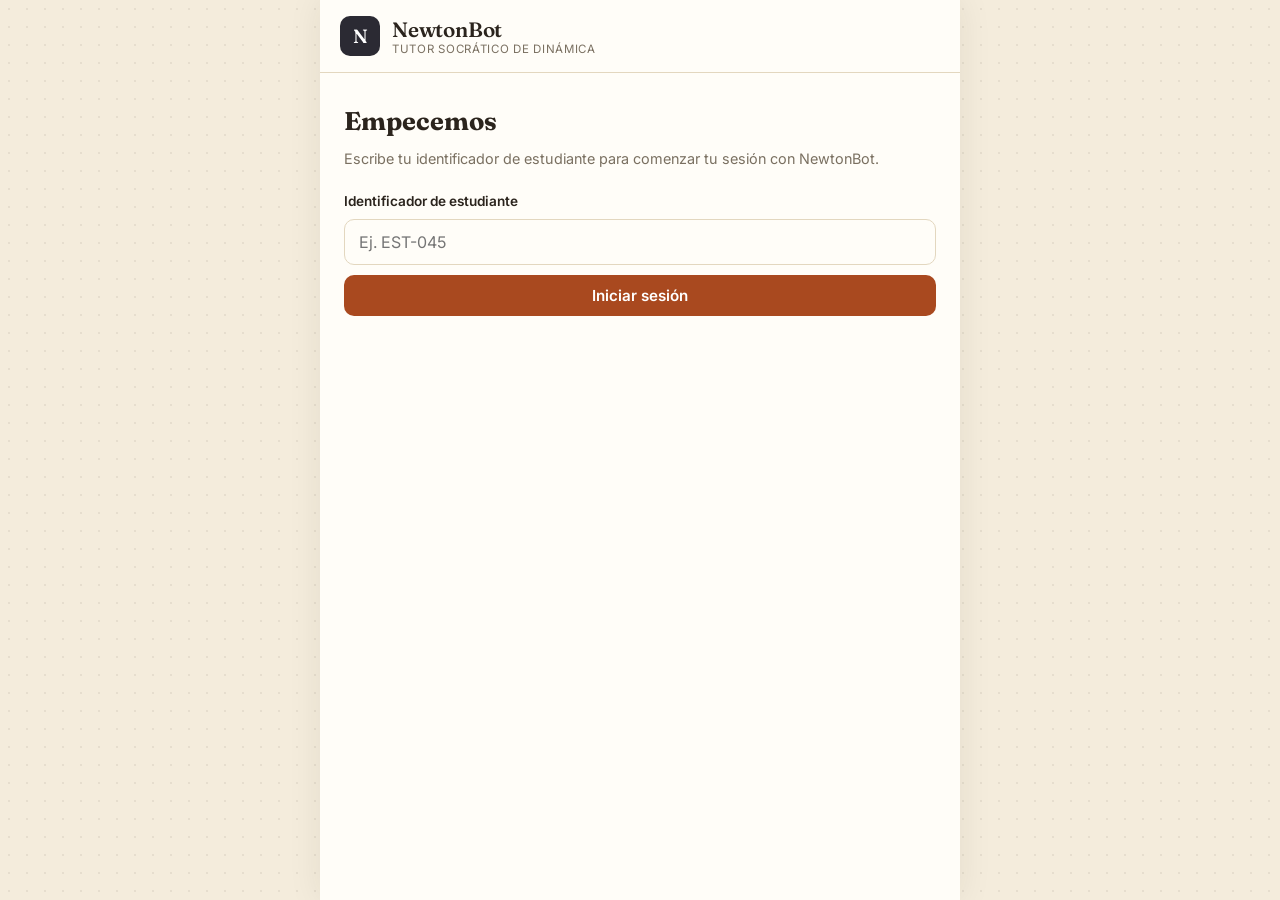
<file: BotDinamica/frontend/index.html>
<!DOCTYPE html>
<html lang="es">
<head>
<meta charset="UTF-8">
<meta name="viewport" content="width=device-width, initial-scale=1.0">
<title>NewtonBot — Tutor de Dinámica</title>
<link rel="preconnect" href="https://fonts.googleapis.com">
<link rel="preconnect" href="https://fonts.gstatic.com" crossorigin>
<link href="https://fonts.googleapis.com/css2?family=Fraunces:opsz,wght@9..144,500;9..144,600&family=Inter:wght@400;500;600;700&display=swap" rel="stylesheet">
<link rel="stylesheet" href="style.css">
</head>
<body>
  <div class="app">
    <header class="app__header">
      <div class="app__marca">
        <div class="app__logo" aria-hidden="true">N</div>
        <div>
          <h1>NewtonBot</h1>
          <p>Tutor socrático de Dinámica</p>
        </div>
      </div>
      <div id="app-estudiante" class="app__estudiante" hidden></div>
    </header>

    <div id="progreso" class="progreso" hidden>
      <div id="progreso-inicio" class="progreso__paso is-activo">Inicio</div>
      <div id="progreso-conversacion" class="progreso__paso">Conversación</div>
      <div id="progreso-test" class="progreso__paso">Test</div>
    </div>

    <section id="pantalla-login" class="login">
      <h2>Empecemos</h2>
      <p class="login__ayuda">Escribe tu identificador de estudiante para comenzar tu sesión con NewtonBot.</p>
      <label for="input-estudiante-id">Identificador de estudiante</label>
      <input id="input-estudiante-id" type="text" placeholder="Ej. EST-045" autocomplete="off">
      <button id="btn-iniciar">Iniciar sesión</button>
      <p id="login-error" class="error" hidden></p>
    </section>

    <section id="pantalla-chat" class="chat" hidden>
      <div id="mensajes" class="chat__mensajes" aria-live="polite"></div>

      <div id="indicador-cargando" class="chat__cargando" hidden>
        <span class="chat__cargando-punto"></span>
        <span class="chat__cargando-punto"></span>
        <span class="chat__cargando-punto"></span>
        NewtonBot está pensando…
      </div>

      <form id="form-mensaje" class="chat__form">
        <textarea id="input-mensaje" placeholder="Escribe tu respuesta o razonamiento…" rows="2" required></textarea>
        <div class="chat__acciones">
          <button type="submit" id="btn-enviar">Enviar</button>
          <button type="button" id="btn-generar-test">Ir a prueba adaptativa</button>
        </div>
      </form>

      <p id="chat-error" class="error" hidden></p>
    </section>

    <section id="pantalla-test" class="test" hidden>
      <div id="test-preguntas" class="test__preguntas"></div>
      <div class="test__acciones">
        <button type="button" id="btn-cancelar-test">Volver al chat</button>
        <button type="button" id="btn-enviar-test">Enviar test</button>
      </div>
      <p id="test-error" class="error" hidden></p>
    </section>

    <section id="pantalla-resultados" class="resultados" hidden>
      <h2>Resultados del test</h2>
      <p id="resultados-resumen" class="resultados__resumen"></p>
      <div id="resultados-detalle" class="resultados__detalle"></div>
      <button type="button" id="btn-volver-chat">Volver al chat</button>
    </section>
  </div>

  <script src="script.js"></script>
</body>
</html>
</file>
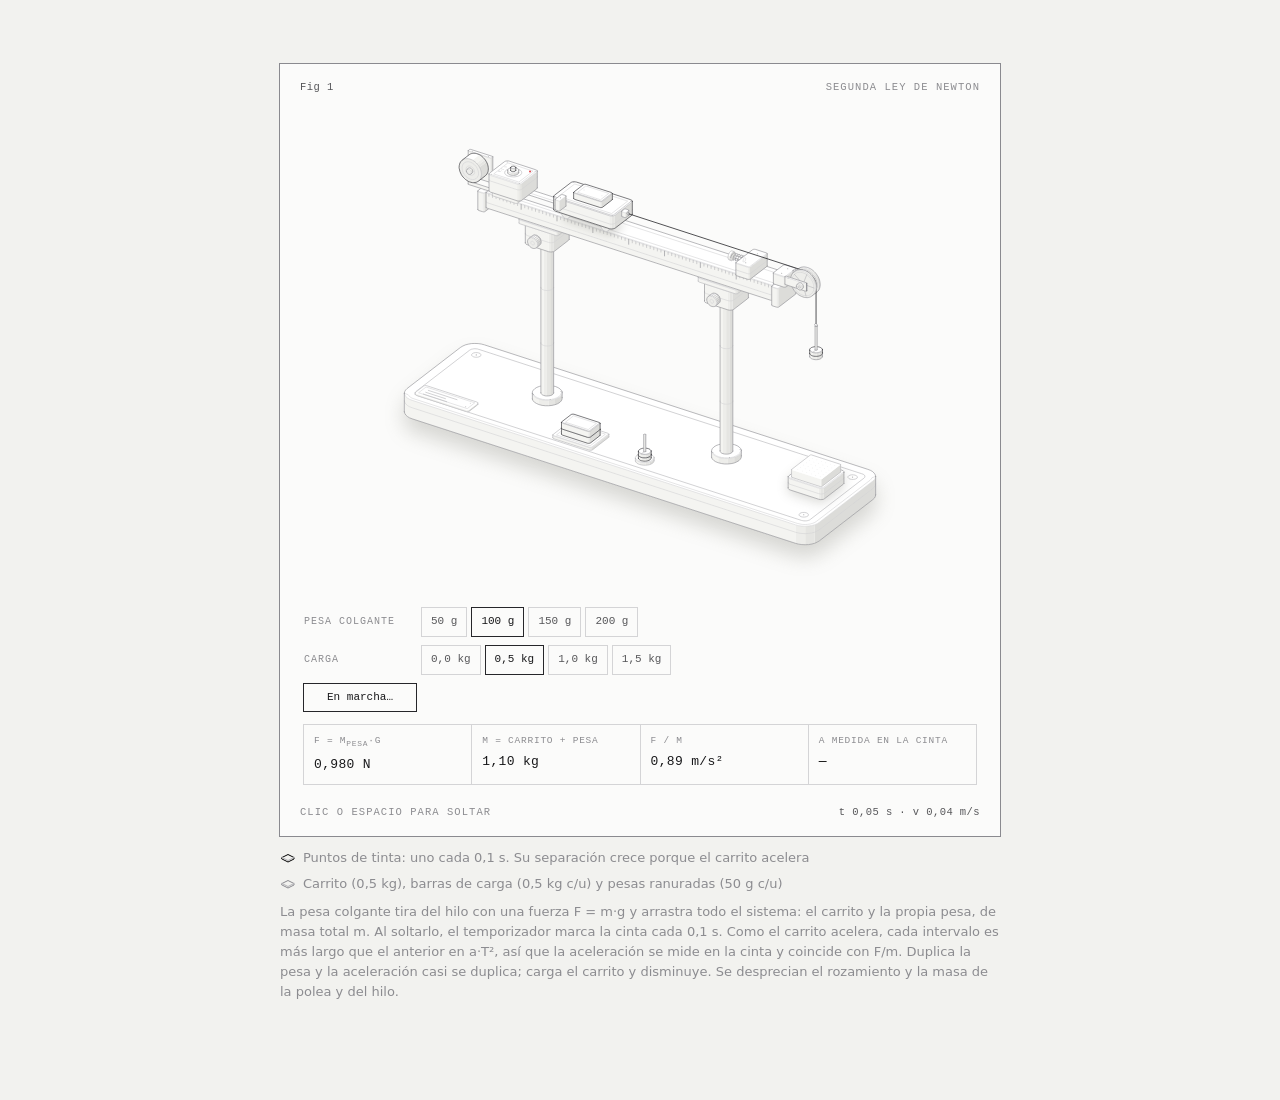
<file: Anatomia/segunda-ley-newton/segunda-ley-newton-light.html>
<!doctype html><html lang="es"><head><meta charset="utf-8"><meta name="viewport" content="width=device-width, initial-scale=1"><title>Segunda ley de Newton</title><style>
.iso{
  --anatomy-page:#0b0b0b;--anatomy-card:#131313;--anatomy-text:#a3a3a3;--anatomy-strong:#e6e6e6;--anatomy-muted:#6e6e6e;
  --anatomy-paper:#131313;--anatomy-face:#1b1b1b;--anatomy-top:#1c1c1c;
  --anatomy-shade-0:#0f0f0f;--anatomy-shade-1:#121212;--anatomy-shade-2:#151515;--anatomy-shade-3:#181818;
  --anatomy-lit-top:#262626;--anatomy-lit-shade:#1d1d1d;
  --anatomy-hi:#d4d4d4;--anatomy-mid:#6a6a6a;--anatomy-lo:#3e3e3e;--anatomy-faint:#2a2a2a;--anatomy-lit:#ffffff;
  --anatomy-halo:#050505;--anatomy-halo-opacity:.9;--anatomy-dot:#e6e6e6;
  --anatomy-red:#ff6b6b;--anatomy-green:#6be0a0;--anatomy-blue:#6b9bff;
  --anatomy-weight:.6px;--anatomy-ease:cubic-bezier(.32,.72,0,1);
  --anatomy-mono:ui-monospace,"SF Mono",Menlo,Consolas,monospace;
  --anatomy-lift:inset 0 1px 0 0 #ffffff0a,inset 0 0 0 1px #ffffff06,0 0 0 1px #00000026,0 1px 1px -.5px #00000014,0 3px 3px -1.5px #00000014,0 6px 6px -3px #00000014,0 12px 12px -6px #00000014;
}
.iso[data-theme="light"]{
  --anatomy-page:#f2f2ef;--anatomy-card:#fbfbfa;--anatomy-text:#57575a;--anatomy-strong:#18181a;--anatomy-muted:#8c8c90;
  --anatomy-paper:#fbfbfa;--anatomy-face:#ffffff;--anatomy-top:#ffffff;
  --anatomy-shade-0:#dcdcd9;--anatomy-shade-1:#e5e5e2;--anatomy-shade-2:#ededea;--anatomy-shade-3:#f4f4f1;
  --anatomy-lit-top:#ffffff;--anatomy-lit-shade:#eeeeeb;
  --anatomy-hi:#26262a;--anatomy-mid:#8a8a8f;--anatomy-lo:#b4b4b8;--anatomy-faint:#d4d4d6;--anatomy-lit:#000000;
  --anatomy-halo:#8a8a80;--anatomy-halo-opacity:.32;--anatomy-dot:#3a3a3e;
  --anatomy-red:#e5484d;--anatomy-green:#30a46c;--anatomy-blue:#3e63dd;
  --anatomy-lift:inset 0 1px 0 0 #ffffff,0 0 0 1px #0000000f,0 1px 1px -.5px #0000000a,0 3px 3px -1.5px #0000000a,0 6px 6px -3px #0000000a,0 12px 12px -6px #0000000a;
}
.iso-svg{display:block;width:100%;height:auto;overflow:visible}
.iso-svg path,.iso-svg circle{vector-effect:non-scaling-stroke}
.iso-fill{fill:var(--anatomy-paper);stroke:none}
.iso-solid[data-lit]>.iso-fill{fill:var(--anatomy-face)}
.iso-shade,.iso-top{stroke:none}
.iso-shade[data-shade="0"]{fill:var(--anatomy-shade-0)}
.iso-shade[data-shade="1"]{fill:var(--anatomy-shade-1)}
.iso-shade[data-shade="2"]{fill:var(--anatomy-shade-2)}
.iso-shade[data-shade="3"]{fill:var(--anatomy-shade-3)}
.iso-top{fill:var(--anatomy-top)}
.iso-solid[data-lit]>.iso-top{fill:var(--anatomy-lit-top)}
.iso-solid[data-lit]>.iso-shade{fill:var(--anatomy-lit-shade)}
.iso-solid[data-seamless]>.iso-shade,.iso-solid[data-seamless]>.iso-top{stroke-width:.4;stroke-linejoin:round}
.iso-solid[data-seamless]>.iso-shade[data-shade="0"]{stroke:var(--anatomy-shade-0)}
.iso-solid[data-seamless]>.iso-shade[data-shade="1"]{stroke:var(--anatomy-shade-1)}
.iso-solid[data-seamless]>.iso-shade[data-shade="2"]{stroke:var(--anatomy-shade-2)}
.iso-solid[data-seamless]>.iso-shade[data-shade="3"]{stroke:var(--anatomy-shade-3)}
.iso-solid[data-seamless]>.iso-top{stroke:var(--anatomy-top)}
.iso-solid[data-seamless][data-lit]>.iso-top{stroke:var(--anatomy-lit-top)}
.iso-solid[data-seamless][data-lit]>.iso-shade{stroke:var(--anatomy-lit-shade)}
.iso-solid[data-lit]>.iso-edge{stroke:var(--anatomy-lit)}
.iso-halo{fill:var(--anatomy-halo);stroke:none;filter:blur(9px);opacity:var(--anatomy-halo-opacity);transform:translateY(3px)}
.iso-line{fill:none;stroke:var(--anatomy-lo);stroke-width:var(--anatomy-weight);stroke-linecap:round;stroke-linejoin:round}
.iso-line[data-tone="hi"]{stroke:var(--anatomy-hi)}
.iso-line[data-tone="mid"]{stroke:var(--anatomy-mid)}
.iso-line[data-tone="lo"]{stroke:var(--anatomy-lo)}
.iso-line[data-tone="faint"]{stroke:var(--anatomy-faint)}
.iso-line[data-tone="lit"]{stroke:var(--anatomy-lit)}
.iso-line[data-tone="red"]{stroke:var(--anatomy-red)}
.iso-line[data-tone="green"]{stroke:var(--anatomy-green)}
.iso-line[data-tone="blue"]{stroke:var(--anatomy-blue)}
.iso-line[data-dotted]{stroke-dasharray:.01 3.5;stroke-width:1}
.iso-line[data-dashed]{stroke-dasharray:3 3}
.iso-line[data-flow]{stroke-dasharray:2 6}
.iso-wire-end{fill:var(--anatomy-paper);stroke:var(--anatomy-lo);stroke-width:var(--anatomy-weight)}
.iso-wire[data-tone="hi"] .iso-wire-end{stroke:var(--anatomy-hi)}
.iso-wire[data-tone="mid"] .iso-wire-end{stroke:var(--anatomy-mid)}
.iso-wire[data-tone="faint"] .iso-wire-end{stroke:var(--anatomy-faint)}
.iso-wire[data-tone="lit"] .iso-wire-end{stroke:var(--anatomy-lit)}
.iso-dots circle{fill:var(--anatomy-dot);stroke:none;opacity:.32}
.iso-dots[data-tone="hi"] circle{opacity:.85}
.iso-dots[data-tone="mid"] circle{opacity:.45}
.iso-dots[data-tone="lo"] circle{opacity:.22}
.iso-dots[data-tone="faint"] circle{opacity:.12}
.iso-face-text{fill:var(--anatomy-mid);font-family:var(--anatomy-mono);letter-spacing:.04em}
.iso-face-text[data-tone="hi"]{fill:var(--anatomy-hi)}
.iso-face-text[data-tone="lo"]{fill:var(--anatomy-lo)}
.iso-face-text[data-tone="faint"]{fill:var(--anatomy-faint)}
.tb-body{fill:var(--anatomy-shade-2);stroke:none}
.tb-shine{fill:var(--anatomy-top);stroke:none}
.tb-shade{fill:var(--anatomy-shade-0);stroke:none}
.tb-ring{fill:none;stroke:var(--anatomy-lo);stroke-width:.45;stroke-linecap:butt;stroke-linejoin:round}
.tb-ring[data-tone="mid"]{stroke:var(--anatomy-mid)}
.tb-ring[data-tone="faint"]{stroke:var(--anatomy-faint)}
.tb-ring[data-tone="hi"]{stroke:var(--anatomy-hi)}
@keyframes iso-flow{to{stroke-dashoffset:-32}}
@keyframes iso-pulse{0%,100%{opacity:.18}12%{opacity:1}40%{opacity:.18}}
.iso-line[data-flow]{animation:iso-flow 1600ms linear infinite}
.iso-dots circle[data-pulse]{animation:iso-pulse 1600ms steps(1,end) infinite;animation-delay:var(--pulse-at,0ms)}
.iso-figure{margin:32px 0 36px}
.iso-plate{position:relative;padding:52px 24px;border-radius:0;background:var(--anatomy-card);box-shadow:0 0 0 1px var(--anatomy-mid);--anatomy-paper:var(--anatomy-card)}
.iso-plate-corners{position:absolute;inset:18px 20px;pointer-events:none}
.iso-plate-corner{position:absolute;color:var(--anatomy-muted);font-family:var(--anatomy-mono);font-size:10.5px;line-height:1;letter-spacing:.04em;white-space:nowrap}
.iso-plate-corner[data-corner="fig"]{top:0;left:0;color:var(--anatomy-text)}
.iso-plate-corner[data-corner="title"]{top:0;right:0;text-transform:uppercase;letter-spacing:.1em}
.iso-plate-corner[data-corner="hint"]{bottom:0;left:0;text-transform:uppercase;letter-spacing:.1em}
.iso-plate-corner[data-corner="readout"]{right:0;bottom:0;color:var(--anatomy-text);font-variant-numeric:tabular-nums}
.iso-plate .iso-svg{margin:0 auto}
.iso-legend{display:grid;gap:8px;margin-top:12px;color:var(--anatomy-muted);font-size:13px;line-height:1.55}
.iso-keys{display:flex;flex-wrap:wrap;gap:6px 18px}
.iso-key{display:inline-flex;align-items:center;gap:7px}
.iso-swatch{width:16px;height:10px;flex:none;overflow:visible}
.iso-swatch path{fill:none;stroke:var(--anatomy-hi);stroke-width:1;vector-effect:non-scaling-stroke;stroke-linejoin:round;stroke-linecap:round}
.iso-swatch[data-mark="raised"] path,.iso-swatch[data-mark="flat"] path{stroke:var(--anatomy-mid)}
.iso-swatch[data-mark="lit"] path{stroke:var(--anatomy-lit)}
.iso-swatch[data-mark="dim"] path{stroke:var(--anatomy-lo)}
.iso-swatch[data-mark="dotted"] path{stroke-dasharray:.01 3;stroke-width:1.4}
.iso-swatch[data-mark="dashed"] path{stroke-dasharray:3 2.5}
.iso-swatch[data-mark="red"] path{stroke:var(--anatomy-red)}
.iso-swatch[data-mark="green"] path{stroke:var(--anatomy-green)}
.iso-swatch[data-mark="blue"] path{stroke:var(--anatomy-blue)}
.iso-swatch-crease{stroke:var(--anatomy-lo)!important}
@media (max-width:560px){.iso-plate{padding:48px 12px 70px}.iso-plate-corner[data-corner="hint"]{bottom:18px}}
@media (prefers-reduced-motion:reduce){.iso-line[data-flow],.iso-dots circle[data-pulse]{animation:none}}

*{box-sizing:border-box}
html{color-scheme:dark}
body[data-theme="light"]{color-scheme:light}
body{margin:0;background:var(--anatomy-page);color:var(--anatomy-text);font:14px/1.6 ui-sans-serif,system-ui,-apple-system,"Segoe UI",sans-serif;-webkit-font-smoothing:antialiased}
.iso-page{width:min(720px,100% - 32px);margin:64px auto 96px}

.ct-ink .iso-dots[data-tone] circle{fill:var(--anatomy-lit);opacity:1}
.ct-led .iso-dots[data-tone] circle{fill:var(--anatomy-red);opacity:1}
.iso-stage{touch-action:pan-y;cursor:pointer;outline:none}
.iso-stage:focus-visible{outline:1px solid var(--anatomy-muted);outline-offset:6px}
.ct-panel{display:grid;gap:10px;margin-top:22px;font-family:var(--anatomy-mono);font-size:11px;letter-spacing:.03em;color:var(--anatomy-muted)}
.ct-row{display:flex;flex-wrap:wrap;align-items:center;gap:6px}
.ct-name{min-width:112px;text-transform:uppercase;letter-spacing:.1em;font-size:10px}
.ct-panel button{font:inherit;color:var(--anatomy-text);background:transparent;border:0;box-shadow:0 0 0 1px var(--anatomy-faint);padding:5px 9px;cursor:pointer;font-variant-numeric:tabular-nums;transition:box-shadow .2s var(--anatomy-ease),color .2s var(--anatomy-ease)}
.ct-panel button:hover{box-shadow:0 0 0 1px var(--anatomy-mid)}
.ct-panel button[aria-checked="true"]{color:var(--anatomy-strong);box-shadow:0 0 0 1px var(--anatomy-hi)}
.ct-panel button:focus-visible{outline:1px solid var(--anatomy-muted);outline-offset:3px}
.ct-go{min-width:112px;color:var(--anatomy-strong)!important;box-shadow:0 0 0 1px var(--anatomy-hi)!important}
.ct-data{display:grid;grid-template-columns:repeat(4,1fr);gap:1px;margin:4px 0 0;background:var(--anatomy-faint);box-shadow:0 0 0 1px var(--anatomy-faint)}
.ct-data>div{background:var(--anatomy-card);padding:8px 10px}
.ct-data dt{font-size:9.5px;text-transform:uppercase;letter-spacing:.08em}
.ct-data dd{margin:4px 0 0;color:var(--anatomy-strong);font-size:13px;font-variant-numeric:tabular-nums}
.ct-data>div[data-lit] dd{color:var(--anatomy-lit)}
@media (max-width:560px){.ct-data{grid-template-columns:repeat(2,1fr)}.ct-name{min-width:100%}}
</style></head><body class="iso" data-theme="light"><main class="iso-page"><figure class="iso-figure"><div class="iso-plate"><div class="iso-plate-corners" aria-hidden="true"><span class="iso-plate-corner" data-corner="fig">Fig 1</span><span class="iso-plate-corner" data-corner="title">Segunda ley de Newton</span><span class="iso-plate-corner" data-corner="hint">Clic o espacio para soltar</span><span class="iso-plate-corner" data-corner="readout" data-readout>listo · pulsa Soltar</span></div><div class="iso-stage" tabindex="0" role="group" aria-label="Carrito en riel: flechas izquierda y derecha cambian la pesa, arriba y abajo cambian la carga, espacio suelta el carrito"><svg xmlns="http://www.w3.org/2000/svg" class="iso-svg" viewBox="0 0 600 420" role="img" aria-label="Un riel de dinámica sobre dos soportes. Un carrito con barras de carga está unido por un hilo que pasa por una polea a una pesa colgante. Al soltarlo, la pesa cae y tira del carrito; un temporizador marca un punto en la cinta cada 0,1 s, y la separación creciente entre puntos muestra la aceleración, igual a F/m."><g transform="translate(0 -44.61)"><path class="iso-halo" d="M89.6 300.4L89.9 299L90.7 297.5L92.1 296.2L139.9 259.4L141.8 258.2L144 257.3L146.7 256.5L149.5 256.1L152.5 255.9L155.5 256L158.3 256.5L161 257.1L503.4 368.3L505.8 369.3L507.7 370.4L509.1 371.7L510 373.1L510.4 374.6L510.4 391.2L510.1 392.6L509.3 394.1L507.9 395.4L460.1 432.2L458.2 433.4L456 434.3L453.3 435.1L450.5 435.5L447.5 435.7L444.5 435.6L441.7 435.1L439 434.5L96.6 323.3L94.2 322.3L92.3 321.2L90.9 319.9L90 318.5L89.6 317Z"/><g class="iso-solid"><path class="iso-fill" d="M146.1 293.9L146.2 292.4L146.9 291L148.2 289.6L150.1 288.5L152.5 287.6L155.2 286.9L158.1 286.6L161.1 286.6L164 287L166.7 287.7L169 288.6L170.8 289.8L172.1 291.1L172.7 292.6L172.7 295.3L172.7 296.7L172 298.2L170.6 299.5L168.7 300.7L166.4 301.6L163.6 302.2L160.7 302.5L157.7 302.5L154.8 302.2L152.1 301.5L149.8 300.6L148 299.4L146.8 298L146.1 296.6Z"/><path class="iso-shade" data-shade="0" d="M170.6 299.5L168.7 300.7L168.7 298.1L170.6 296.9ZM168.7 300.7L166.4 301.6L166.4 299L168.7 298.1ZM172.7 295.3L172.7 296.7L172.7 294.1L172.7 292.6ZM172.7 296.7L172 298.2L172 295.6L172.7 294.1ZM172 298.2L170.6 299.5L170.6 296.9L172 295.6Z"/><path class="iso-shade" data-shade="1" d="M166.4 301.6L163.6 302.2L163.6 299.6L166.4 299ZM163.6 302.2L160.7 302.5L160.7 299.9L163.6 299.6Z"/><path class="iso-shade" data-shade="2" d="M160.7 302.5L157.7 302.5L157.7 299.9L160.7 299.9ZM157.7 302.5L154.8 302.2L154.8 299.5L157.7 299.9ZM154.8 302.2L152.1 301.5L152.1 298.9L154.8 299.5Z"/><path class="iso-shade" data-shade="3" d="M152.1 301.5L149.8 300.6L149.8 297.9L152.1 298.9ZM149.8 300.6L148 299.4L148 296.7L149.8 297.9ZM148 299.4L146.8 298L146.8 295.4L148 296.7ZM146.8 298L146.1 296.6L146.1 293.9L146.8 295.4Z"/><path class="iso-top" d="M170.6 296.9L168.7 298.1L166.4 299L163.6 299.6L160.7 299.9L157.7 299.9L154.8 299.5L152.1 298.9L149.8 297.9L148 296.7L146.8 295.4L146.1 293.9L146.2 292.4L146.9 291L148.2 289.6L150.1 288.5L152.5 287.6L155.2 286.9L158.1 286.6L161.1 286.6L164 287L166.7 287.7L169 288.6L170.8 289.8L172.1 291.1L172.7 292.6L172.7 294.1L172 295.6Z"/><path class="iso-line iso-crease" data-tone="faint" d="M172.7 292.6L172.7 294.1L172 295.6L170.6 296.9L168.7 298.1L166.4 299L163.6 299.6L160.7 299.9L157.7 299.9L154.8 299.5L152.1 298.9L149.8 297.9L148 296.7L146.8 295.4L146.1 293.9"/><path class="iso-line iso-edge" data-tone="lo" d="M146.1 293.9L146.2 292.4L146.9 291L148.2 289.6L150.1 288.5L152.5 287.6L155.2 286.9L158.1 286.6L161.1 286.6L164 287L166.7 287.7L169 288.6L170.8 289.8L172.1 291.1L172.7 292.6M172.7 295.3L172.7 296.7L172 298.2L170.6 299.5L168.7 300.7L166.4 301.6L163.6 302.2L160.7 302.5L157.7 302.5L154.8 302.2L152.1 301.5L149.8 300.6L148 299.4L146.8 298L146.1 296.6M146.1 293.9L146.1 296.6M172.7 292.6L172.7 295.3"/></g><g class="iso-solid"><path class="iso-fill" d="M149.2 288.1L149.2 287L149.7 285.9L150.8 284.8L152.2 283.9L154.1 283.2L156.2 282.8L158.4 282.5L160.7 282.5L163 282.8L165 283.3L166.8 284.1L168.2 285L169.2 286L169.7 287.1L169.7 292.8L169.6 293.9L169.1 295L168.1 296.1L166.6 297L164.8 297.7L162.7 298.1L160.4 298.4L158.1 298.4L155.9 298.1L153.8 297.6L152 296.8L150.6 295.9L149.6 294.9L149.2 293.8Z"/><path class="iso-shade" data-shade="0" d="M168.1 296.1L166.6 297L166.6 291.3L168.1 290.4ZM166.6 297L164.8 297.7L164.8 292L166.6 291.3ZM169.7 292.8L169.6 293.9L169.6 288.3L169.7 287.1ZM169.6 293.9L169.1 295L169.1 289.4L169.6 288.3ZM169.1 295L168.1 296.1L168.1 290.4L169.1 289.4Z"/><path class="iso-shade" data-shade="1" d="M164.8 297.7L162.7 298.1L162.7 292.5L164.8 292ZM162.7 298.1L160.4 298.4L160.4 292.8L162.7 292.5Z"/><path class="iso-shade" data-shade="2" d="M160.4 298.4L158.1 298.4L158.1 292.8L160.4 292.8ZM158.1 298.4L155.9 298.1L155.9 292.5L158.1 292.8ZM155.9 298.1L153.8 297.6L153.8 292L155.9 292.5Z"/><path class="iso-shade" data-shade="3" d="M153.8 297.6L152 296.8L152 291.2L153.8 292ZM152 296.8L150.6 295.9L150.6 290.3L152 291.2ZM150.6 295.9L149.6 294.9L149.6 289.3L150.6 290.3ZM149.6 294.9L149.2 293.8L149.2 288.1L149.6 289.3Z"/><path class="iso-top" d="M168.1 290.4L166.6 291.3L164.8 292L162.7 292.5L160.4 292.8L158.1 292.8L155.9 292.5L153.8 292L152 291.2L150.6 290.3L149.6 289.3L149.2 288.1L149.2 287L149.7 285.9L150.8 284.8L152.2 283.9L154.1 283.2L156.2 282.8L158.4 282.5L160.7 282.5L163 282.8L165 283.3L166.8 284.1L168.2 285L169.2 286L169.7 287.1L169.6 288.3L169.1 289.4Z"/><path class="iso-line iso-crease" data-tone="faint" d="M169.7 287.1L169.6 288.3L169.1 289.4L168.1 290.4L166.6 291.3L164.8 292L162.7 292.5L160.4 292.8L158.1 292.8L155.9 292.5L153.8 292L152 291.2L150.6 290.3L149.6 289.3L149.2 288.1"/><path class="iso-line iso-edge" data-tone="mid" d="M149.2 288.1L149.2 287L149.7 285.9L150.8 284.8L152.2 283.9L154.1 283.2L156.2 282.8L158.4 282.5L160.7 282.5L163 282.8L165 283.3L166.8 284.1L168.2 285L169.2 286L169.7 287.1M169.7 292.8L169.6 293.9L169.1 295L168.1 296.1L166.6 297L164.8 297.7L162.7 298.1L160.4 298.4L158.1 298.4L155.9 298.1L153.8 297.6L152 296.8L150.6 295.9L149.6 294.9L149.2 293.8M149.2 288.1L149.2 293.8M169.7 287.1L169.7 292.8"/></g><g class="iso-solid"><path class="iso-fill" d="M123.3 311.5L123.3 310L124 308.6L125.4 307.2L127.3 306.1L129.6 305.2L132.3 304.5L135.3 304.2L138.3 304.2L141.2 304.6L143.8 305.3L146.1 306.2L148 307.4L149.2 308.7L149.9 310.2L149.9 312.9L149.8 314.4L149.1 315.8L147.8 317.1L145.9 318.3L143.5 319.2L140.8 319.8L137.9 320.1L134.9 320.1L132 319.8L129.3 319.1L127 318.2L125.1 317L123.9 315.6L123.3 314.2Z"/><path class="iso-shade" data-shade="0" d="M147.8 317.1L145.9 318.3L145.9 315.7L147.8 314.5ZM145.9 318.3L143.5 319.2L143.5 316.6L145.9 315.7ZM149.9 312.9L149.8 314.4L149.8 311.7L149.9 310.2ZM149.8 314.4L149.1 315.8L149.1 313.2L149.8 311.7ZM149.1 315.8L147.8 317.1L147.8 314.5L149.1 313.2Z"/><path class="iso-shade" data-shade="1" d="M143.5 319.2L140.8 319.8L140.8 317.2L143.5 316.6ZM140.8 319.8L137.9 320.1L137.9 317.5L140.8 317.2Z"/><path class="iso-shade" data-shade="2" d="M137.9 320.1L134.9 320.1L134.9 317.5L137.9 317.5ZM134.9 320.1L132 319.8L132 317.1L134.9 317.5ZM132 319.8L129.3 319.1L129.3 316.5L132 317.1Z"/><path class="iso-shade" data-shade="3" d="M129.3 319.1L127 318.2L127 315.5L129.3 316.5ZM127 318.2L125.1 317L125.1 314.3L127 315.5ZM125.1 317L123.9 315.6L123.9 313L125.1 314.3ZM123.9 315.6L123.3 314.2L123.3 311.5L123.9 313Z"/><path class="iso-top" d="M147.8 314.5L145.9 315.7L143.5 316.6L140.8 317.2L137.9 317.5L134.9 317.5L132 317.1L129.3 316.5L127 315.5L125.1 314.3L123.9 313L123.3 311.5L123.3 310L124 308.6L125.4 307.2L127.3 306.1L129.6 305.2L132.3 304.5L135.3 304.2L138.3 304.2L141.2 304.6L143.8 305.3L146.1 306.2L148 307.4L149.2 308.7L149.9 310.2L149.8 311.7L149.1 313.2Z"/><path class="iso-line iso-crease" data-tone="faint" d="M149.9 310.2L149.8 311.7L149.1 313.2L147.8 314.5L145.9 315.7L143.5 316.6L140.8 317.2L137.9 317.5L134.9 317.5L132 317.1L129.3 316.5L127 315.5L125.1 314.3L123.9 313L123.3 311.5"/><path class="iso-line iso-edge" data-tone="lo" d="M123.3 311.5L123.3 310L124 308.6L125.4 307.2L127.3 306.1L129.6 305.2L132.3 304.5L135.3 304.2L138.3 304.2L141.2 304.6L143.8 305.3L146.1 306.2L148 307.4L149.2 308.7L149.9 310.2M149.9 312.9L149.8 314.4L149.1 315.8L147.8 317.1L145.9 318.3L143.5 319.2L140.8 319.8L137.9 320.1L134.9 320.1L132 319.8L129.3 319.1L127 318.2L125.1 317L123.9 315.6L123.3 314.2M123.3 311.5L123.3 314.2M149.9 310.2L149.9 312.9"/></g><g class="iso-solid"><path class="iso-fill" d="M126.3 305.7L126.3 304.6L126.9 303.5L127.9 302.4L129.4 301.5L131.2 300.8L133.3 300.4L135.6 300.1L137.9 300.1L140.1 300.4L142.2 300.9L144 301.7L145.4 302.6L146.3 303.6L146.8 304.7L146.8 310.4L146.8 311.5L146.2 312.6L145.2 313.7L143.7 314.6L141.9 315.3L139.8 315.7L137.6 316L135.3 316L133 315.7L130.9 315.2L129.2 314.4L127.8 313.5L126.8 312.5L126.3 311.4Z"/><path class="iso-shade" data-shade="0" d="M145.2 313.7L143.7 314.6L143.7 308.9L145.2 308ZM143.7 314.6L141.9 315.3L141.9 309.6L143.7 308.9ZM146.8 310.4L146.8 311.5L146.8 305.9L146.8 304.7ZM146.8 311.5L146.2 312.6L146.2 307L146.8 305.9ZM146.2 312.6L145.2 313.7L145.2 308L146.2 307Z"/><path class="iso-shade" data-shade="1" d="M141.9 315.3L139.8 315.7L139.8 310.1L141.9 309.6ZM139.8 315.7L137.6 316L137.6 310.4L139.8 310.1Z"/><path class="iso-shade" data-shade="2" d="M137.6 316L135.3 316L135.3 310.4L137.6 310.4ZM135.3 316L133 315.7L133 310.1L135.3 310.4ZM133 315.7L130.9 315.2L130.9 309.6L133 310.1Z"/><path class="iso-shade" data-shade="3" d="M130.9 315.2L129.2 314.4L129.2 308.8L130.9 309.6ZM129.2 314.4L127.8 313.5L127.8 307.9L129.2 308.8ZM127.8 313.5L126.8 312.5L126.8 306.9L127.8 307.9ZM126.8 312.5L126.3 311.4L126.3 305.7L126.8 306.9Z"/><path class="iso-top" d="M145.2 308L143.7 308.9L141.9 309.6L139.8 310.1L137.6 310.4L135.3 310.4L133 310.1L130.9 309.6L129.2 308.8L127.8 307.9L126.8 306.9L126.3 305.7L126.3 304.6L126.9 303.5L127.9 302.4L129.4 301.5L131.2 300.8L133.3 300.4L135.6 300.1L137.9 300.1L140.1 300.4L142.2 300.9L144 301.7L145.4 302.6L146.3 303.6L146.8 304.7L146.8 305.9L146.2 307Z"/><path class="iso-line iso-crease" data-tone="faint" d="M146.8 304.7L146.8 305.9L146.2 307L145.2 308L143.7 308.9L141.9 309.6L139.8 310.1L137.6 310.4L135.3 310.4L133 310.1L130.9 309.6L129.2 308.8L127.8 307.9L126.8 306.9L126.3 305.7"/><path class="iso-line iso-edge" data-tone="mid" d="M126.3 305.7L126.3 304.6L126.9 303.5L127.9 302.4L129.4 301.5L131.2 300.8L133.3 300.4L135.6 300.1L137.9 300.1L140.1 300.4L142.2 300.9L144 301.7L145.4 302.6L146.3 303.6L146.8 304.7M146.8 310.4L146.8 311.5L146.2 312.6L145.2 313.7L143.7 314.6L141.9 315.3L139.8 315.7L137.6 316L135.3 316L133 315.7L130.9 315.2L129.2 314.4L127.8 313.5L126.8 312.5L126.3 311.4M126.3 305.7L126.3 311.4M146.8 304.7L146.8 310.4"/></g><g class="iso-solid"><path class="iso-fill" d="M450.1 392.6L450.2 391.1L450.9 389.7L452.2 388.3L454.1 387.2L456.5 386.3L459.2 385.6L462.1 385.3L465.1 385.4L468 385.7L470.7 386.4L473 387.3L474.9 388.5L476.1 389.9L476.7 391.3L476.7 394L476.7 395.5L476 396.9L474.6 398.3L472.7 399.4L470.4 400.3L467.7 401L464.7 401.3L461.7 401.2L458.8 400.9L456.2 400.2L453.9 399.3L452 398.1L450.8 396.7L450.1 395.3Z"/><path class="iso-shade" data-shade="0" d="M474.6 398.3L472.7 399.4L472.7 396.8L474.6 395.6ZM472.7 399.4L470.4 400.3L470.4 397.7L472.7 396.8ZM476.7 394L476.7 395.5L476.7 392.8L476.7 391.3ZM476.7 395.5L476 396.9L476 394.3L476.7 392.8ZM476 396.9L474.6 398.3L474.6 395.6L476 394.3Z"/><path class="iso-shade" data-shade="1" d="M470.4 400.3L467.7 401L467.7 398.3L470.4 397.7ZM467.7 401L464.7 401.3L464.7 398.6L467.7 398.3Z"/><path class="iso-shade" data-shade="2" d="M464.7 401.3L461.7 401.2L461.7 398.6L464.7 398.6ZM461.7 401.2L458.8 400.9L458.8 398.2L461.7 398.6ZM458.8 400.9L456.2 400.2L456.2 397.6L458.8 398.2Z"/><path class="iso-shade" data-shade="3" d="M456.2 400.2L453.9 399.3L453.9 396.6L456.2 397.6ZM453.9 399.3L452 398.1L452 395.4L453.9 396.6ZM452 398.1L450.8 396.7L450.8 394.1L452 395.4ZM450.8 396.7L450.1 395.3L450.1 392.6L450.8 394.1Z"/><path class="iso-top" d="M474.6 395.6L472.7 396.8L470.4 397.7L467.7 398.3L464.7 398.6L461.7 398.6L458.8 398.2L456.2 397.6L453.9 396.6L452 395.4L450.8 394.1L450.1 392.6L450.2 391.1L450.9 389.7L452.2 388.3L454.1 387.2L456.5 386.3L459.2 385.6L462.1 385.3L465.1 385.4L468 385.7L470.7 386.4L473 387.3L474.9 388.5L476.1 389.9L476.7 391.3L476.7 392.8L476 394.3Z"/><path class="iso-line iso-crease" data-tone="faint" d="M476.7 391.3L476.7 392.8L476 394.3L474.6 395.6L472.7 396.8L470.4 397.7L467.7 398.3L464.7 398.6L461.7 398.6L458.8 398.2L456.2 397.6L453.9 396.6L452 395.4L450.8 394.1L450.1 392.6"/><path class="iso-line iso-edge" data-tone="lo" d="M450.1 392.6L450.2 391.1L450.9 389.7L452.2 388.3L454.1 387.2L456.5 386.3L459.2 385.6L462.1 385.3L465.1 385.4L468 385.7L470.7 386.4L473 387.3L474.9 388.5L476.1 389.9L476.7 391.3M476.7 394L476.7 395.5L476 396.9L474.6 398.3L472.7 399.4L470.4 400.3L467.7 401L464.7 401.3L461.7 401.2L458.8 400.9L456.2 400.2L453.9 399.3L452 398.1L450.8 396.7L450.1 395.3M450.1 392.6L450.1 395.3M476.7 391.3L476.7 394"/></g><g class="iso-solid"><path class="iso-fill" d="M453.2 386.9L453.2 385.7L453.8 384.6L454.8 383.6L456.3 382.7L458.1 382L460.2 381.5L462.4 381.2L464.7 381.2L467 381.5L469.1 382L470.8 382.8L472.2 383.7L473.2 384.7L473.7 385.9L473.7 391.5L473.7 392.6L473.1 393.7L472.1 394.8L470.6 395.7L468.8 396.4L466.7 396.9L464.4 397.1L462.1 397.1L459.9 396.8L457.8 396.3L456 395.6L454.6 394.7L453.7 393.6L453.2 392.5Z"/><path class="iso-shade" data-shade="0" d="M472.1 394.8L470.6 395.7L470.6 390.1L472.1 389.2ZM470.6 395.7L468.8 396.4L468.8 390.8L470.6 390.1ZM473.7 391.5L473.7 392.6L473.7 387L473.7 385.9ZM473.7 392.6L473.1 393.7L473.1 388.1L473.7 387ZM473.1 393.7L472.1 394.8L472.1 389.2L473.1 388.1Z"/><path class="iso-shade" data-shade="1" d="M468.8 396.4L466.7 396.9L466.7 391.2L468.8 390.8ZM466.7 396.9L464.4 397.1L464.4 391.5L466.7 391.2Z"/><path class="iso-shade" data-shade="2" d="M464.4 397.1L462.1 397.1L462.1 391.5L464.4 391.5ZM462.1 397.1L459.9 396.8L459.9 391.2L462.1 391.5ZM459.9 396.8L457.8 396.3L457.8 390.7L459.9 391.2Z"/><path class="iso-shade" data-shade="3" d="M457.8 396.3L456 395.6L456 389.9L457.8 390.7ZM456 395.6L454.6 394.7L454.6 389L456 389.9ZM454.6 394.7L453.7 393.6L453.7 388L454.6 389ZM453.7 393.6L453.2 392.5L453.2 386.9L453.7 388Z"/><path class="iso-top" d="M472.1 389.2L470.6 390.1L468.8 390.8L466.7 391.2L464.4 391.5L462.1 391.5L459.9 391.2L457.8 390.7L456 389.9L454.6 389L453.7 388L453.2 386.9L453.2 385.7L453.8 384.6L454.8 383.6L456.3 382.7L458.1 382L460.2 381.5L462.4 381.2L464.7 381.2L467 381.5L469.1 382L470.8 382.8L472.2 383.7L473.2 384.7L473.7 385.9L473.7 387L473.1 388.1Z"/><path class="iso-line iso-crease" data-tone="faint" d="M473.7 385.9L473.7 387L473.1 388.1L472.1 389.2L470.6 390.1L468.8 390.8L466.7 391.2L464.4 391.5L462.1 391.5L459.9 391.2L457.8 390.7L456 389.9L454.6 389L453.7 388L453.2 386.9"/><path class="iso-line iso-edge" data-tone="mid" d="M453.2 386.9L453.2 385.7L453.8 384.6L454.8 383.6L456.3 382.7L458.1 382L460.2 381.5L462.4 381.2L464.7 381.2L467 381.5L469.1 382L470.8 382.8L472.2 383.7L473.2 384.7L473.7 385.9M473.7 391.5L473.7 392.6L473.1 393.7L472.1 394.8L470.6 395.7L468.8 396.4L466.7 396.9L464.4 397.1L462.1 397.1L459.9 396.8L457.8 396.3L456 395.6L454.6 394.7L453.7 393.6L453.2 392.5M453.2 386.9L453.2 392.5M473.7 385.9L473.7 391.5"/></g><g class="iso-solid"><path class="iso-fill" d="M427.3 410.2L427.3 408.7L428 407.3L429.4 405.9L431.3 404.8L433.6 403.9L436.4 403.2L439.3 402.9L442.3 403L445.2 403.3L447.9 404L450.2 404.9L452 406.1L453.2 407.5L453.9 408.9L453.9 411.6L453.8 413.1L453.1 414.5L451.8 415.9L449.9 417L447.5 417.9L444.8 418.6L441.9 418.9L438.9 418.8L436 418.5L433.3 417.8L431 416.9L429.2 415.7L427.9 414.3L427.3 412.9Z"/><path class="iso-shade" data-shade="0" d="M451.8 415.9L449.9 417L449.9 414.4L451.8 413.2ZM449.9 417L447.5 417.9L447.5 415.3L449.9 414.4ZM453.9 411.6L453.8 413.1L453.8 410.4L453.9 408.9ZM453.8 413.1L453.1 414.5L453.1 411.9L453.8 410.4ZM453.1 414.5L451.8 415.9L451.8 413.2L453.1 411.9Z"/><path class="iso-shade" data-shade="1" d="M447.5 417.9L444.8 418.6L444.8 415.9L447.5 415.3ZM444.8 418.6L441.9 418.9L441.9 416.2L444.8 415.9Z"/><path class="iso-shade" data-shade="2" d="M441.9 418.9L438.9 418.8L438.9 416.2L441.9 416.2ZM438.9 418.8L436 418.5L436 415.8L438.9 416.2ZM436 418.5L433.3 417.8L433.3 415.2L436 415.8Z"/><path class="iso-shade" data-shade="3" d="M433.3 417.8L431 416.9L431 414.2L433.3 415.2ZM431 416.9L429.2 415.7L429.2 413L431 414.2ZM429.2 415.7L427.9 414.3L427.9 411.7L429.2 413ZM427.9 414.3L427.3 412.9L427.3 410.2L427.9 411.7Z"/><path class="iso-top" d="M451.8 413.2L449.9 414.4L447.5 415.3L444.8 415.9L441.9 416.2L438.9 416.2L436 415.8L433.3 415.2L431 414.2L429.2 413L427.9 411.7L427.3 410.2L427.3 408.7L428 407.3L429.4 405.9L431.3 404.8L433.6 403.9L436.4 403.2L439.3 402.9L442.3 403L445.2 403.3L447.9 404L450.2 404.9L452 406.1L453.2 407.5L453.9 408.9L453.8 410.4L453.1 411.9Z"/><path class="iso-line iso-crease" data-tone="faint" d="M453.9 408.9L453.8 410.4L453.1 411.9L451.8 413.2L449.9 414.4L447.5 415.3L444.8 415.9L441.9 416.2L438.9 416.2L436 415.8L433.3 415.2L431 414.2L429.2 413L427.9 411.7L427.3 410.2"/><path class="iso-line iso-edge" data-tone="lo" d="M427.3 410.2L427.3 408.7L428 407.3L429.4 405.9L431.3 404.8L433.6 403.9L436.4 403.2L439.3 402.9L442.3 403L445.2 403.3L447.9 404L450.2 404.9L452 406.1L453.2 407.5L453.9 408.9M453.9 411.6L453.8 413.1L453.1 414.5L451.8 415.9L449.9 417L447.5 417.9L444.8 418.6L441.9 418.9L438.9 418.8L436 418.5L433.3 417.8L431 416.9L429.2 415.7L427.9 414.3L427.3 412.9M427.3 410.2L427.3 412.9M453.9 408.9L453.9 411.6"/></g><g class="iso-solid"><path class="iso-fill" d="M430.3 404.5L430.4 403.3L430.9 402.2L431.9 401.2L433.4 400.3L435.2 399.6L437.3 399.1L439.6 398.8L441.9 398.8L444.1 399.1L446.2 399.6L448 400.4L449.4 401.3L450.4 402.3L450.8 403.5L450.8 409.1L450.8 410.2L450.3 411.3L449.2 412.4L447.8 413.3L445.9 414L443.8 414.5L441.6 414.7L439.3 414.7L437 414.4L435 413.9L433.2 413.2L431.8 412.3L430.8 411.2L430.3 410.1Z"/><path class="iso-shade" data-shade="0" d="M449.2 412.4L447.8 413.3L447.8 407.7L449.2 406.8ZM447.8 413.3L445.9 414L445.9 408.4L447.8 407.7ZM450.8 409.1L450.8 410.2L450.8 404.6L450.8 403.5ZM450.8 410.2L450.3 411.3L450.3 405.7L450.8 404.6ZM450.3 411.3L449.2 412.4L449.2 406.8L450.3 405.7Z"/><path class="iso-shade" data-shade="1" d="M445.9 414L443.8 414.5L443.8 408.8L445.9 408.4ZM443.8 414.5L441.6 414.7L441.6 409.1L443.8 408.8Z"/><path class="iso-shade" data-shade="2" d="M441.6 414.7L439.3 414.7L439.3 409.1L441.6 409.1ZM439.3 414.7L437 414.4L437 408.8L439.3 409.1ZM437 414.4L435 413.9L435 408.3L437 408.8Z"/><path class="iso-shade" data-shade="3" d="M435 413.9L433.2 413.2L433.2 407.5L435 408.3ZM433.2 413.2L431.8 412.3L431.8 406.6L433.2 407.5ZM431.8 412.3L430.8 411.2L430.8 405.6L431.8 406.6ZM430.8 411.2L430.3 410.1L430.3 404.5L430.8 405.6Z"/><path class="iso-top" d="M449.2 406.8L447.8 407.7L445.9 408.4L443.8 408.8L441.6 409.1L439.3 409.1L437 408.8L435 408.3L433.2 407.5L431.8 406.6L430.8 405.6L430.3 404.5L430.4 403.3L430.9 402.2L431.9 401.2L433.4 400.3L435.2 399.6L437.3 399.1L439.6 398.8L441.9 398.8L444.1 399.1L446.2 399.6L448 400.4L449.4 401.3L450.4 402.3L450.8 403.5L450.8 404.6L450.3 405.7Z"/><path class="iso-line iso-crease" data-tone="faint" d="M450.8 403.5L450.8 404.6L450.3 405.7L449.2 406.8L447.8 407.7L445.9 408.4L443.8 408.8L441.6 409.1L439.3 409.1L437 408.8L435 408.3L433.2 407.5L431.8 406.6L430.8 405.6L430.3 404.5"/><path class="iso-line iso-edge" data-tone="mid" d="M430.3 404.5L430.4 403.3L430.9 402.2L431.9 401.2L433.4 400.3L435.2 399.6L437.3 399.1L439.6 398.8L441.9 398.8L444.1 399.1L446.2 399.6L448 400.4L449.4 401.3L450.4 402.3L450.8 403.5M450.8 409.1L450.8 410.2L450.3 411.3L449.2 412.4L447.8 413.3L445.9 414L443.8 414.5L441.6 414.7L439.3 414.7L437 414.4L435 413.9L433.2 413.2L431.8 412.3L430.8 411.2L430.3 410.1M430.3 404.5L430.3 410.1M450.8 403.5L450.8 409.1"/></g><g class="iso-solid"><path class="iso-fill" d="M89.6 292.2L89.9 290.7L90.7 289.3L92.1 287.9L139.9 251.1L141.8 250L144 249L146.7 248.3L149.5 247.8L152.5 247.7L155.5 247.8L158.3 248.2L161 248.9L503.4 360.1L505.8 361L507.7 362.1L509.1 363.5L510 364.9L510.4 366.4L510.4 382.9L510.1 384.4L509.3 385.8L507.9 387.1L460.1 424L458.2 425.1L456 426.1L453.3 426.8L450.5 427.3L447.5 427.4L444.5 427.3L441.7 426.9L439 426.2L96.6 315L94.2 314.1L92.3 312.9L90.9 311.6L90 310.2L89.6 308.7Z"/><path class="iso-shade" data-shade="0" d="M510.4 382.9L510.1 384.4L510.1 367.9L510.4 366.4ZM510.1 384.4L509.3 385.8L509.3 369.3L510.1 367.9ZM509.3 385.8L507.9 387.1L507.9 370.6L509.3 369.3ZM507.9 387.1L460.1 424L460.1 407.4L507.9 370.6ZM460.1 424L458.2 425.1L458.2 408.6L460.1 407.4ZM458.2 425.1L456 426.1L456 409.6L458.2 408.6Z"/><path class="iso-shade" data-shade="1" d="M456 426.1L453.3 426.8L453.3 410.3L456 409.6ZM453.3 426.8L450.5 427.3L450.5 410.7L453.3 410.3ZM450.5 427.3L447.5 427.4L447.5 410.9L450.5 410.7Z"/><path class="iso-shade" data-shade="2" d="M447.5 427.4L444.5 427.3L444.5 410.8L447.5 410.9ZM444.5 427.3L441.7 426.9L441.7 410.4L444.5 410.8ZM441.7 426.9L439 426.2L439 409.7L441.7 410.4Z"/><path class="iso-shade" data-shade="3" d="M439 426.2L96.6 315L96.6 298.5L439 409.7ZM96.6 315L94.2 314.1L94.2 297.6L96.6 298.5ZM94.2 314.1L92.3 312.9L92.3 296.4L94.2 297.6ZM92.3 312.9L90.9 311.6L90.9 295.1L92.3 296.4ZM90.9 311.6L90 310.2L90 293.7L90.9 295.1ZM90 310.2L89.6 308.7L89.6 292.2L90 293.7Z"/><path class="iso-top" d="M503.4 360.1L505.8 361L507.7 362.1L509.1 363.5L510 364.9L510.4 366.4L510.1 367.9L509.3 369.3L507.9 370.6L460.1 407.4L458.2 408.6L456 409.6L453.3 410.3L450.5 410.7L447.5 410.9L444.5 410.8L441.7 410.4L439 409.7L96.6 298.5L94.2 297.6L92.3 296.4L90.9 295.1L90 293.7L89.6 292.2L89.9 290.7L90.7 289.3L92.1 287.9L139.9 251.1L141.8 250L144 249L146.7 248.3L149.5 247.8L152.5 247.7L155.5 247.8L158.3 248.2L161 248.9Z"/><path class="iso-line iso-crease" data-tone="faint" d="M510.4 366.4L510.1 367.9L509.3 369.3L507.9 370.6L460.1 407.4L458.2 408.6L456 409.6L453.3 410.3L450.5 410.7L447.5 410.9L444.5 410.8L441.7 410.4L439 409.7L96.6 298.5L94.2 297.6L92.3 296.4L90.9 295.1L90 293.7L89.6 292.2"/><path class="iso-line iso-bevel" data-tone="faint" d="M510.4 366.4L507.1 367.6L506.5 368.7L505.3 369.9L457.6 406.5L456.1 407.5L454.2 408.3L452.1 408.9L449.8 409.2L447.5 409.4L445.1 409.3L442.8 408.9L440.5 408.4L98.4 297.2L96.4 296.5L94.8 295.5L93.7 294.5L92.9 293.4L89.6 292.2"/><path class="iso-line" data-tone="faint" d="M510.4 373L510.1 374.5L509.3 375.9L507.9 377.2L460.1 414L458.2 415.2L456 416.2L453.3 416.9L450.5 417.3L447.5 417.5L444.5 417.4L441.7 417L439 416.3L96.6 305.1L94.2 304.2L92.3 303L90.9 301.7L90 300.3L89.6 298.8"/><path class="iso-line iso-edge" data-tone="mid" d="M89.6 292.2L89.9 290.7L90.7 289.3L92.1 287.9L139.9 251.1L141.8 250L144 249L146.7 248.3L149.5 247.8L152.5 247.7L155.5 247.8L158.3 248.2L161 248.9L503.4 360.1L505.8 361L507.7 362.1L509.1 363.5L510 364.9L510.4 366.4M510.4 382.9L510.1 384.4L509.3 385.8L507.9 387.1L460.1 424L458.2 425.1L456 426.1L453.3 426.8L450.5 427.3L447.5 427.4L444.5 427.3L441.7 426.9L439 426.2L96.6 315L94.2 314.1L92.3 312.9L90.9 311.6L90 310.2L89.6 308.7M510.4 366.4L510.4 382.9M89.6 292.2L89.6 308.7"/></g><path class="iso-line" data-tone="lo" d="M498.2 364.1L499.1 364.4L499.8 364.8L500.4 365.3L500.7 365.9L500.8 366.4L500.7 367L500.4 367.5L499.9 368L452.1 404.8L451.4 405.3L450.6 405.6L449.6 405.9L448.5 406.1L447.4 406.1L446.3 406.1L445.2 405.9L444.2 405.7L101.8 294.5L100.9 294.1L100.2 293.7L99.6 293.2L99.3 292.7L99.2 292.1L99.3 291.6L99.6 291L100.1 290.5L147.9 253.7L148.6 253.3L149.4 252.9L150.4 252.7L151.5 252.5L152.6 252.4L153.7 252.5L154.8 252.6L155.8 252.9Z"/><path class="iso-line" data-tone="lo" d="M157.3 259.1L156.2 259.7L154.7 260L153 260L151.5 259.7L150.4 259.1L149.7 258.4L149.7 257.5L150.3 256.8L151.4 256.2L152.9 255.9L154.6 255.9L156.1 256.2L157.3 256.7L157.9 257.5L157.9 258.3ZM493.4 368.2L492.2 368.8L490.7 369.1L489.1 369.1L487.5 368.8L486.4 368.2L485.7 367.5L485.7 366.6L486.3 365.9L487.5 365.3L489 365L490.6 365L492.1 365.3L493.3 365.8L493.9 366.6L494 367.4ZM113.7 292.7L112.5 293.3L111 293.6L109.4 293.6L107.9 293.3L106.7 292.7L106.1 292L106 291.1L106.6 290.4L107.8 289.8L109.3 289.5L110.9 289.5L112.5 289.8L113.6 290.3L114.3 291.1L114.3 291.9ZM449.7 401.8L448.6 402.4L447.1 402.7L445.4 402.7L443.9 402.4L442.7 401.8L442.1 401.1L442.1 400.2L442.7 399.5L443.8 398.9L445.3 398.6L447 398.6L448.5 398.9L449.6 399.4L450.3 400.2L450.3 401Z"/><g class="iso-dots" data-tone="mid"><circle cx="153.8" cy="257.9" r="0.5"/><circle cx="489.8" cy="367" r="0.5"/><circle cx="110.2" cy="291.5" r="0.5"/><circle cx="446.2" cy="400.6" r="0.5"/></g><g class="iso-solid"><path class="iso-fill" d="M99.3 291.7L99.6 291.3L106.9 285.7L107.4 285.5L108.1 285.3L108.8 285.3L109.5 285.4L154.3 300L154.9 300.3L155.2 300.6L155.2 301L155.2 302.3L154.9 302.6L147.6 308.2L147.1 308.5L146.4 308.6L145.7 308.7L145 308.5L100.2 294L99.6 293.7L99.3 293.4L99.3 293Z"/><path class="iso-shade" data-shade="0" d="M155.2 302.3L154.9 302.6L154.9 301.3L155.2 301ZM154.9 302.6L147.6 308.2L147.6 306.9L154.9 301.3ZM147.6 308.2L147.1 308.5L147.1 307.2L147.6 306.9Z"/><path class="iso-shade" data-shade="1" d="M147.1 308.5L146.4 308.6L146.4 307.3L147.1 307.2ZM146.4 308.6L145.7 308.7L145.7 307.3L146.4 307.3Z"/><path class="iso-shade" data-shade="2" d="M145.7 308.7L145 308.5L145 307.2L145.7 307.3Z"/><path class="iso-shade" data-shade="3" d="M145 308.5L100.2 294L100.2 292.6L145 307.2ZM100.2 294L99.6 293.7L99.6 292.4L100.2 292.6ZM99.6 293.7L99.3 293.4L99.3 292L99.6 292.4ZM99.3 293.4L99.3 293L99.3 291.7L99.3 292Z"/><path class="iso-top" d="M154.3 300L154.9 300.3L155.2 300.6L155.2 301L154.9 301.3L147.6 306.9L147.1 307.2L146.4 307.3L145.7 307.3L145 307.2L100.2 292.6L99.6 292.4L99.3 292L99.3 291.7L99.6 291.3L106.9 285.7L107.4 285.5L108.1 285.3L108.8 285.3L109.5 285.4Z"/><path class="iso-line iso-edge" data-tone="lo" d="M99.3 291.7L99.6 291.3L106.9 285.7L107.4 285.5L108.1 285.3L108.8 285.3L109.5 285.4L154.3 300L154.9 300.3L155.2 300.6L155.2 301M155.2 302.3L154.9 302.6L147.6 308.2L147.1 308.5L146.4 308.6L145.7 308.7L145 308.5L100.2 294L99.6 293.7L99.3 293.4L99.3 293M155.2 301L155.2 302.3M99.3 291.7L99.3 293"/></g><path class="iso-line" data-tone="faint" d="M152.2 300.9L145.8 305.9L102.3 291.7L108.7 286.8Z"/><path class="iso-line" data-tone="lo" data-free="" d="M111 289.6L136.6 297.9M108.7 291.3L126.3 297M106.6 292.9L127.4 299.7"/><g class="iso-dots" data-tone="mid"><circle cx="148.5" cy="301" r="0.4"/><circle cx="144.4" cy="304.2" r="0.4"/></g></g><g class="iso-solid"><path class="iso-fill" d="M203.9 247.8L203.9 246.3L204.7 244.8L206 243.5L207.9 242.3L210.3 241.4L213 240.8L215.9 240.5L218.9 240.5L221.8 240.9L224.5 241.5L226.8 242.5L228.6 243.7L229.9 245L230.5 246.5L230.5 251.4L230.4 252.9L229.7 254.4L228.4 255.7L226.5 256.9L224.1 257.8L221.4 258.4L218.5 258.7L215.5 258.7L212.6 258.4L209.9 257.7L207.6 256.7L205.8 255.6L204.5 254.2L203.9 252.7Z"/><path class="iso-shade" data-shade="0" d="M228.4 255.7L226.5 256.9L226.5 251.9L228.4 250.8ZM226.5 256.9L224.1 257.8L224.1 252.8L226.5 251.9ZM230.5 251.4L230.4 252.9L230.4 248L230.5 246.5ZM230.4 252.9L229.7 254.4L229.7 249.4L230.4 248ZM229.7 254.4L228.4 255.7L228.4 250.8L229.7 249.4Z"/><path class="iso-shade" data-shade="1" d="M224.1 257.8L221.4 258.4L221.4 253.5L224.1 252.8ZM221.4 258.4L218.5 258.7L218.5 253.8L221.4 253.5Z"/><path class="iso-shade" data-shade="2" d="M218.5 258.7L215.5 258.7L215.5 253.8L218.5 253.8ZM215.5 258.7L212.6 258.4L212.6 253.4L215.5 253.8ZM212.6 258.4L209.9 257.7L209.9 252.7L212.6 253.4Z"/><path class="iso-shade" data-shade="3" d="M209.9 257.7L207.6 256.7L207.6 251.8L209.9 252.7ZM207.6 256.7L205.8 255.6L205.8 250.6L207.6 251.8ZM205.8 255.6L204.5 254.2L204.5 249.2L205.8 250.6ZM204.5 254.2L203.9 252.7L203.9 247.8L204.5 249.2Z"/><path class="iso-top" d="M228.4 250.8L226.5 251.9L224.1 252.8L221.4 253.5L218.5 253.8L215.5 253.8L212.6 253.4L209.9 252.7L207.6 251.8L205.8 250.6L204.5 249.2L203.9 247.8L203.9 246.3L204.7 244.8L206 243.5L207.9 242.3L210.3 241.4L213 240.8L215.9 240.5L218.9 240.5L221.8 240.9L224.5 241.5L226.8 242.5L228.6 243.7L229.9 245L230.5 246.5L230.4 248L229.7 249.4Z"/><path class="iso-line iso-crease" data-tone="faint" d="M230.5 246.5L230.4 248L229.7 249.4L228.4 250.8L226.5 251.9L224.1 252.8L221.4 253.5L218.5 253.8L215.5 253.8L212.6 253.4L209.9 252.7L207.6 251.8L205.8 250.6L204.5 249.2L203.9 247.8"/><path class="iso-line iso-bevel" data-tone="faint" d="M230.5 246.5L229.5 247.9L228.8 249.3L227.6 250.5L225.8 251.6L223.6 252.4L221.1 253L218.4 253.3L215.6 253.3L212.9 253L210.4 252.3L208.3 251.5L206.6 250.4L205.4 249.1L203.9 247.8"/><path class="iso-line iso-edge" data-tone="mid" d="M203.9 247.8L203.9 246.3L204.7 244.8L206 243.5L207.9 242.3L210.3 241.4L213 240.8L215.9 240.5L218.9 240.5L221.8 240.9L224.5 241.5L226.8 242.5L228.6 243.7L229.9 245L230.5 246.5M230.5 251.4L230.4 252.9L229.7 254.4L228.4 255.7L226.5 256.9L224.1 257.8L221.4 258.4L218.5 258.7L215.5 258.7L212.6 258.4L209.9 257.7L207.6 256.7L205.8 255.6L204.5 254.2L203.9 252.7M203.9 247.8L203.9 252.7M230.5 246.5L230.5 251.4"/></g><g class="iso-dots" data-tone="mid"><circle cx="229.3" cy="245.8" r="0.4"/><circle cx="205" cy="248.4" r="0.4"/><circle cx="219.8" cy="253.2" r="0.4"/></g><g class="iso-solid"><path class="iso-fill" d="M211.5 111.5L211.7 110.8L212.4 110.1L213.4 109.5L214.6 109.1L216 108.8L217.5 108.8L219 108.9L220.3 109.2L221.4 109.7L222.3 110.3L222.8 111L222.9 111.8L222.9 247.3L222.6 248L222 248.7L221 249.3L219.8 249.7L218.4 249.9L216.9 250L215.4 249.9L214.1 249.5L212.9 249L212.1 248.4L211.6 247.7L211.5 247Z"/><path class="iso-shade" data-shade="0" d="M222 248.7L221 249.3L221 113.8L222 113.2ZM221 249.3L219.8 249.7L219.8 114.2L221 113.8ZM222.9 247.3L222.6 248L222.6 112.5L222.9 111.8ZM222.6 248L222 248.7L222 113.2L222.6 112.5Z"/><path class="iso-shade" data-shade="1" d="M219.8 249.7L218.4 249.9L218.4 114.4L219.8 114.2ZM218.4 249.9L216.9 250L216.9 114.5L218.4 114.4Z"/><path class="iso-shade" data-shade="2" d="M216.9 250L215.4 249.9L215.4 114.4L216.9 114.5ZM215.4 249.9L214.1 249.5L214.1 114L215.4 114.4Z"/><path class="iso-shade" data-shade="3" d="M214.1 249.5L212.9 249L212.9 113.6L214.1 114ZM212.9 249L212.1 248.4L212.1 112.9L212.9 113.6ZM212.1 248.4L211.6 247.7L211.6 112.2L212.1 112.9ZM211.6 247.7L211.5 247L211.5 111.5L211.6 112.2Z"/><path class="iso-top" d="M222 113.2L221 113.8L219.8 114.2L218.4 114.4L216.9 114.5L215.4 114.4L214.1 114L212.9 113.6L212.1 112.9L211.6 112.2L211.5 111.5L211.7 110.8L212.4 110.1L213.4 109.5L214.6 109.1L216 108.8L217.5 108.8L219 108.9L220.3 109.2L221.4 109.7L222.3 110.3L222.8 111L222.9 111.8L222.6 112.5Z"/><path class="iso-line" data-tone="faint" d="M222.9 202.5L222.8 203.1L222.5 203.6L221.9 204.1L221.2 204.5L220.4 204.9L219.4 205.2L218.3 205.3L217.2 205.4L216.1 205.3L215 205.2L214 204.9L213.1 204.5L212.4 204.1L211.9 203.6L211.6 203.1L211.5 202.5M222.9 153L222.8 153.5L222.5 154L221.9 154.5L221.2 155L220.4 155.3L219.4 155.6L218.3 155.8L217.2 155.8L216.1 155.8L215 155.6L214 155.3L213.1 155L212.4 154.5L211.9 154L211.6 153.5L211.5 153"/><path class="iso-line iso-edge" data-tone="mid" d="M211.5 111.5L211.7 110.8L212.4 110.1L213.4 109.5L214.6 109.1L216 108.8L217.5 108.8L219 108.9L220.3 109.2L221.4 109.7L222.3 110.3L222.8 111L222.9 111.8M222.9 247.3L222.6 248L222 248.7L221 249.3L219.8 249.7L218.4 249.9L216.9 250L215.4 249.9L214.1 249.5L212.9 249L212.1 248.4L211.6 247.7L211.5 247M211.5 111.5L211.5 247M222.9 111.8L222.9 247.3"/></g><g class="iso-solid"><path class="iso-fill" d="M197.6 96.5L198.2 95.8L210.6 86.2L211.7 85.6L213 85.3L214.5 85.3L215.9 85.6L235.1 91.8L236.2 92.4L236.8 93L236.8 93.8L236.8 110.3L236.2 111L223.8 120.6L222.7 121.1L221.3 121.4L219.9 121.4L218.5 121.2L199.3 114.9L198.2 114.4L197.6 113.7L197.6 113Z"/><path class="iso-shade" data-shade="0" d="M236.8 110.3L236.2 111L236.2 94.5L236.8 93.8ZM236.2 111L223.8 120.6L223.8 104.1L236.2 94.5ZM223.8 120.6L222.7 121.1L222.7 104.6L223.8 104.1Z"/><path class="iso-shade" data-shade="1" d="M222.7 121.1L221.3 121.4L221.3 104.9L222.7 104.6ZM221.3 121.4L219.9 121.4L219.9 104.9L221.3 104.9Z"/><path class="iso-shade" data-shade="2" d="M219.9 121.4L218.5 121.2L218.5 104.6L219.9 104.9Z"/><path class="iso-shade" data-shade="3" d="M218.5 121.2L199.3 114.9L199.3 98.4L218.5 104.6ZM199.3 114.9L198.2 114.4L198.2 97.9L199.3 98.4ZM198.2 114.4L197.6 113.7L197.6 97.2L198.2 97.9ZM197.6 113.7L197.6 113L197.6 96.5L197.6 97.2Z"/><path class="iso-top" d="M235.1 91.8L236.2 92.4L236.8 93L236.8 93.8L236.2 94.5L223.8 104.1L222.7 104.6L221.3 104.9L219.9 104.9L218.5 104.6L199.3 98.4L198.2 97.9L197.6 97.2L197.6 96.5L198.2 95.8L210.6 86.2L211.7 85.6L213 85.3L214.5 85.3L215.9 85.6Z"/><path class="iso-line iso-crease" data-tone="faint" d="M236.8 93.8L236.2 94.5L223.8 104.1L222.7 104.6L221.3 104.9L219.9 104.9L218.5 104.6L199.3 98.4L198.2 97.9L197.6 97.2L197.6 96.5"/><path class="iso-line iso-bevel" data-tone="faint" d="M236.8 93.8L235.2 94.2L222.9 103.7L222.1 104.1L221.1 104.3L220.1 104.4L219 104.1L200 98L199.2 97.6L198.7 97.1L197.6 96.5"/><path class="iso-line" data-tone="faint" d="M236.8 102L236.2 102.7L223.8 112.3L222.7 112.9L221.3 113.2L219.9 113.2L218.5 112.9L199.3 106.7L198.2 106.1L197.6 105.5L197.6 104.7"/><path class="iso-line iso-edge" data-tone="mid" d="M197.6 96.5L198.2 95.8L210.6 86.2L211.7 85.6L213 85.3L214.5 85.3L215.9 85.6L235.1 91.8L236.2 92.4L236.8 93L236.8 93.8M236.8 110.3L236.2 111L223.8 120.6L222.7 121.1L221.3 121.4L219.9 121.4L218.5 121.2L199.3 114.9L198.2 114.4L197.6 113.7L197.6 113M236.8 93.8L236.8 110.3M197.6 96.5L197.6 113"/></g><g class="iso-solid"><path class="iso-fill" d="M205.1 110.4L205.2 110L205.3 109.6L205.5 109.3L205.7 109.1L207.4 107.8L207.7 107.6L208.1 107.5L208.5 107.5L208.9 107.6L209.3 107.8L209.7 108.1L210 108.4L210.3 108.7L210.6 109.2L210.8 109.6L210.9 110L211 110.5L210.9 110.9L210.8 111.2L210.6 111.5L210.3 111.8L208.7 113.1L208.4 113.2L208 113.3L207.6 113.3L207.2 113.2L206.8 113L206.4 112.8L206.1 112.5L205.7 112.1L205.5 111.7L205.3 111.3L205.2 110.8Z"/><path class="iso-shade" data-shade="0" d="M208.7 113.1L208.9 112.8L209.1 112.5L209.3 112.1L209.3 111.7L209.3 111.3L209.1 110.9L208.9 110.4L210.6 109.2L210.8 109.6L210.9 110L211 110.5L210.9 110.9L210.8 111.2L210.6 111.5L210.3 111.8Z"/><path class="iso-shade" data-shade="1" d="M208.9 110.4L208.7 110L210.3 108.7L210.6 109.2Z"/><path class="iso-shade" data-shade="2" d="M208.7 110L208.4 109.7L210 108.4L210.3 108.7ZM207.2 111.1L207.2 111.1L207.2 111.1L207.2 111.1L207.2 111.1L207.2 111.1L207.2 111.1L207.2 111.1L207.2 111.1L207.2 111.1L207.2 111.1L207.2 111.1L207.2 111.1L207.2 111.1L207.2 111.1L207.2 111.1L207.2 111.1L207.2 111.1L207.2 111.1L207.2 111.1L207.2 111.1L207.2 111.1L207.2 111.1L207.2 111.1L207.2 111.1L207.2 111.1L207.2 111.1L207.2 111.1L207.2 111.1L207.2 111.1L207.2 111.1L207.2 111.1L207.2 111.1L209.3 111.7L209.3 112.1L209.1 112.5L208.9 112.8L208.7 113.1L208.4 113.2L208 113.3L207.6 113.3L207.2 113.2L206.8 113L206.4 112.8L206.1 112.5L205.7 112.1L205.5 111.7L205.3 111.3L205.2 110.8L205.1 110.4L205.2 110L205.3 109.6L205.5 109.3L205.7 109.1L206.1 108.9L206.4 108.8L206.8 108.8L207.2 108.9L207.6 109.1L208 109.3L208.4 109.7L208.7 110L208.9 110.4L209.1 110.9L209.3 111.3L209.3 111.7Z"/><path class="iso-shade" data-shade="3" d="M208.4 109.7L208 109.3L207.6 109.1L209.3 107.8L209.7 108.1L210 108.4Z"/><path class="iso-top" d="M207.6 109.1L207.2 108.9L206.8 108.8L206.4 108.8L206.1 108.9L205.7 109.1L207.4 107.8L207.7 107.6L208.1 107.5L208.5 107.5L208.9 107.6L209.3 107.8Z"/><path class="iso-line iso-edge" data-tone="mid" d="M205.1 110.4L205.2 110L205.3 109.6L205.5 109.3L205.7 109.1L207.4 107.8L207.7 107.6L208.1 107.5L208.5 107.5L208.9 107.6L209.3 107.8L209.7 108.1L210 108.4L210.3 108.7L210.6 109.2L210.8 109.6L210.9 110L211 110.5L210.9 110.9L210.8 111.2L210.6 111.5L210.3 111.8L208.7 113.1L208.4 113.2L208 113.3L207.6 113.3L207.2 113.2L206.8 113L206.4 112.8L206.1 112.5L205.7 112.1L205.5 111.7L205.3 111.3L205.2 110.8Z"/></g><g class="iso-solid"><path class="iso-fill" d="M199.6 112L199.7 111.1L200 110.3L200.4 109.7L200.9 109.2L204 106.8L204.7 106.4L205.5 106.2L206.3 106.2L207.2 106.4L208.1 106.8L208.9 107.3L209.7 108L210.4 108.8L210.9 109.7L211.4 110.6L211.6 111.6L211.7 112.5L211.6 113.4L211.4 114.2L210.9 114.8L210.4 115.4L207.3 117.8L206.6 118.1L205.8 118.3L205 118.3L204.1 118.1L203.2 117.7L202.4 117.2L201.6 116.5L200.9 115.7L200.4 114.8L200 113.9L199.7 112.9Z"/><path class="iso-shade" data-shade="0" d="M207.3 117.8L207.8 117.2L208.2 116.6L208.5 115.8L208.6 114.9L208.5 114L208.2 113L207.8 112.1L210.9 109.7L211.4 110.6L211.6 111.6L211.7 112.5L211.6 113.4L211.4 114.2L210.9 114.8L210.4 115.4Z"/><path class="iso-shade" data-shade="1" d="M207.8 112.1L207.3 111.2L210.4 108.8L210.9 109.7Z"/><path class="iso-shade" data-shade="2" d="M207.3 111.2L206.6 110.4L209.7 108L210.4 108.8ZM204.1 113.5L204.1 113.5L204.1 113.5L204.1 113.5L204.1 113.5L204.1 113.5L204.1 113.5L204.1 113.5L204.1 113.5L204.1 113.5L204.1 113.5L204.1 113.5L204.1 113.5L204.1 113.5L204.1 113.5L204.1 113.5L204.1 113.5L204.1 113.5L204.1 113.5L204.1 113.5L204.1 113.5L204.1 113.5L204.1 113.5L204.1 113.5L204.1 113.5L204.1 113.5L204.1 113.5L204.1 113.5L204.1 113.5L204.1 113.5L204.1 113.5L204.1 113.5L204.1 113.5L208.6 114.9L208.5 115.8L208.2 116.6L207.8 117.2L207.3 117.8L206.6 118.1L205.8 118.3L205 118.3L204.1 118.1L203.2 117.7L202.4 117.2L201.6 116.5L200.9 115.7L200.4 114.8L200 113.9L199.7 112.9L199.6 112L199.7 111.1L200 110.3L200.4 109.7L200.9 109.2L201.6 108.8L202.4 108.6L203.2 108.6L204.1 108.8L205 109.2L205.8 109.7L206.6 110.4L207.3 111.2L207.8 112.1L208.2 113L208.5 114L208.6 114.9Z"/><path class="iso-shade" data-shade="3" d="M206.6 110.4L205.8 109.7L205 109.2L208.1 106.8L208.9 107.3L209.7 108Z"/><path class="iso-top" d="M205 109.2L204.1 108.8L203.2 108.6L202.4 108.6L201.6 108.8L200.9 109.2L204 106.8L204.7 106.4L205.5 106.2L206.3 106.2L207.2 106.4L208.1 106.8Z"/><path class="iso-line iso-crease" data-tone="faint" d="M207.4 117.7L208 116.9L208.5 115.9L208.6 114.8L208.4 113.5L207.9 112.3L207.2 111.1L206.2 110.1L205.1 109.3L204 108.8L202.8 108.6L201.7 108.8L200.8 109.2"/><path class="iso-line iso-edge" data-tone="mid" d="M199.6 112L199.7 111.1L200 110.3L200.4 109.7L200.9 109.2L204 106.8L204.7 106.4L205.5 106.2L206.3 106.2L207.2 106.4L208.1 106.8L208.9 107.3L209.7 108L210.4 108.8L210.9 109.7L211.4 110.6L211.6 111.6L211.7 112.5L211.6 113.4L211.4 114.2L210.9 114.8L210.4 115.4L207.3 117.8L206.6 118.1L205.8 118.3L205 118.3L204.1 118.1L203.2 117.7L202.4 117.2L201.6 116.5L200.9 115.7L200.4 114.8L200 113.9L199.7 112.9Z"/></g><path class="iso-line" data-tone="lo" d="M211.7 112.5L208.6 114.9M211.5 111L208.4 113.4M210.8 109.5L207.7 111.9M209.8 108.2L206.7 110.6M208.6 107.1L205.5 109.5M207.2 106.4L204.1 108.8"/><g opacity="0.90"><path class="iso-line" data-tone="lo" d="M205.8 106.2L202.7 108.6"/></g><g opacity="0.10"><path class="iso-line" data-tone="lo" d="M204.6 106.5L201.5 108.9"/></g><g opacity="0.05"><path class="iso-line" data-tone="lo" d="M210.8 115L207.7 117.4"/></g><g opacity="0.80"><path class="iso-line" data-tone="lo" d="M211.5 113.9L208.4 116.3"/></g><path class="iso-line" data-tone="faint" d="M205.7 114L205.6 113.3L205.2 112.7L204.7 112.1L204.1 111.8L203.5 111.7L203 111.9L202.6 112.4L202.5 112.9L202.6 113.6L203 114.3L203.5 114.8L204.1 115.1L204.7 115.2L205.2 115L205.6 114.6Z"/><g class="iso-solid"><path class="iso-fill" d="M192 92.2L192.3 91.7L206.9 80.5L207.6 80.2L208.6 80.1L209.5 80.2L241.5 90.6L242.2 91L242.4 91.5L242.4 94.8L242.1 95.2L227.5 106.4L226.8 106.8L225.8 106.9L224.9 106.7L192.9 96.3L192.2 96L192 95.5Z"/><path class="iso-shade" data-shade="0" d="M242.4 94.8L242.1 95.2L242.1 91.9L242.4 91.5ZM242.1 95.2L227.5 106.4L227.5 103.1L242.1 91.9ZM227.5 106.4L226.8 106.8L226.8 103.5L227.5 103.1Z"/><path class="iso-shade" data-shade="1" d="M226.8 106.8L225.8 106.9L225.8 103.6L226.8 103.5Z"/><path class="iso-shade" data-shade="2" d="M225.8 106.9L224.9 106.7L224.9 103.4L225.8 103.6Z"/><path class="iso-shade" data-shade="3" d="M224.9 106.7L192.9 96.3L192.9 93L224.9 103.4ZM192.9 96.3L192.2 96L192.2 92.7L192.9 93ZM192.2 96L192 95.5L192 92.2L192.2 92.7Z"/><path class="iso-top" d="M241.5 90.6L242.2 91L242.4 91.5L242.1 91.9L227.5 103.1L226.8 103.5L225.8 103.6L224.9 103.4L192.9 93L192.2 92.7L192 92.2L192.3 91.7L206.9 80.5L207.6 80.2L208.6 80.1L209.5 80.2Z"/><path class="iso-line iso-crease" data-tone="faint" d="M242.4 91.5L242.1 91.9L227.5 103.1L226.8 103.5L225.8 103.6L224.9 103.4L192.9 93L192.2 92.7L192 92.2"/><path class="iso-line iso-bevel" data-tone="faint" d="M242.4 91.5L241.4 91.8L226.9 102.9L226.4 103.1L225.9 103.2L225.2 103.1L193.4 92.7L192.9 92.5L192 92.2"/><path class="iso-line iso-edge" data-tone="lo" d="M192 92.2L192.3 91.7L206.9 80.5L207.6 80.2L208.6 80.1L209.5 80.2L241.5 90.6L242.2 91L242.4 91.5M242.4 94.8L242.1 95.2L227.5 106.4L226.8 106.8L225.8 106.9L224.9 106.7L192.9 96.3L192.2 96L192 95.5M242.4 91.5L242.4 94.8M192 92.2L192 95.5"/></g><g class="iso-solid"><path class="iso-fill" d="M363.9 299.7L364 298.2L364.7 296.8L366 295.5L367.9 294.3L370.3 293.4L373 292.8L375.9 292.4L378.9 292.5L381.8 292.8L384.5 293.5L386.8 294.4L388.6 295.6L389.9 297L390.5 298.4L390.5 303.4L390.4 304.9L389.7 306.3L388.4 307.7L386.5 308.8L384.1 309.8L381.4 310.4L378.5 310.7L375.5 310.7L372.6 310.3L369.9 309.6L367.6 308.7L365.8 307.5L364.5 306.2L363.9 304.7Z"/><path class="iso-shade" data-shade="0" d="M388.4 307.7L386.5 308.8L386.5 303.9L388.4 302.7ZM386.5 308.8L384.1 309.8L384.1 304.8L386.5 303.9ZM390.5 303.4L390.4 304.9L390.4 299.9L390.5 298.4ZM390.4 304.9L389.7 306.3L389.7 301.4L390.4 299.9ZM389.7 306.3L388.4 307.7L388.4 302.7L389.7 301.4Z"/><path class="iso-shade" data-shade="1" d="M384.1 309.8L381.4 310.4L381.4 305.4L384.1 304.8ZM381.4 310.4L378.5 310.7L378.5 305.7L381.4 305.4Z"/><path class="iso-shade" data-shade="2" d="M378.5 310.7L375.5 310.7L375.5 305.7L378.5 305.7ZM375.5 310.7L372.6 310.3L372.6 305.4L375.5 305.7ZM372.6 310.3L369.9 309.6L369.9 304.7L372.6 305.4Z"/><path class="iso-shade" data-shade="3" d="M369.9 309.6L367.6 308.7L367.6 303.7L369.9 304.7ZM367.6 308.7L365.8 307.5L365.8 302.6L367.6 303.7ZM365.8 307.5L364.5 306.2L364.5 301.2L365.8 302.6ZM364.5 306.2L363.9 304.7L363.9 299.7L364.5 301.2Z"/><path class="iso-top" d="M388.4 302.7L386.5 303.9L384.1 304.8L381.4 305.4L378.5 305.7L375.5 305.7L372.6 305.4L369.9 304.7L367.6 303.7L365.8 302.6L364.5 301.2L363.9 299.7L364 298.2L364.7 296.8L366 295.5L367.9 294.3L370.3 293.4L373 292.8L375.9 292.4L378.9 292.5L381.8 292.8L384.5 293.5L386.8 294.4L388.6 295.6L389.9 297L390.5 298.4L390.4 299.9L389.7 301.4Z"/><path class="iso-line iso-crease" data-tone="faint" d="M390.5 298.4L390.4 299.9L389.7 301.4L388.4 302.7L386.5 303.9L384.1 304.8L381.4 305.4L378.5 305.7L375.5 305.7L372.6 305.4L369.9 304.7L367.6 303.7L365.8 302.6L364.5 301.2L363.9 299.7"/><path class="iso-line iso-bevel" data-tone="faint" d="M390.5 298.4L389.5 299.9L388.8 301.2L387.6 302.5L385.8 303.5L383.6 304.4L381.1 305L378.4 305.3L375.6 305.2L372.9 304.9L370.4 304.3L368.3 303.4L366.6 302.3L365.4 301L363.9 299.7"/><path class="iso-line iso-edge" data-tone="mid" d="M363.9 299.7L364 298.2L364.7 296.8L366 295.5L367.9 294.3L370.3 293.4L373 292.8L375.9 292.4L378.9 292.5L381.8 292.8L384.5 293.5L386.8 294.4L388.6 295.6L389.9 297L390.5 298.4M390.5 303.4L390.4 304.9L389.7 306.3L388.4 307.7L386.5 308.8L384.1 309.8L381.4 310.4L378.5 310.7L375.5 310.7L372.6 310.3L369.9 309.6L367.6 308.7L365.8 307.5L364.5 306.2L363.9 304.7M363.9 299.7L363.9 304.7M390.5 298.4L390.5 303.4"/></g><g class="iso-dots" data-tone="mid"><circle cx="389.3" cy="297.8" r="0.4"/><circle cx="365.1" cy="300.4" r="0.4"/><circle cx="379.8" cy="305.2" r="0.4"/></g><g class="iso-solid"><path class="iso-fill" d="M371.5 163.5L371.8 162.7L372.4 162L373.4 161.5L374.6 161L376 160.8L377.5 160.7L379 160.9L380.3 161.2L381.5 161.7L382.3 162.3L382.8 163L382.9 163.7L382.9 299.2L382.6 300L382 300.6L381 301.2L379.8 301.6L378.4 301.9L376.9 301.9L375.4 301.8L374.1 301.5L372.9 301L372.1 300.4L371.6 299.7L371.5 298.9Z"/><path class="iso-shade" data-shade="0" d="M382 300.6L381 301.2L381 165.7L382 165.2ZM381 301.2L379.8 301.6L379.8 166.1L381 165.7ZM382.9 299.2L382.6 300L382.6 164.5L382.9 163.7ZM382.6 300L382 300.6L382 165.2L382.6 164.5Z"/><path class="iso-shade" data-shade="1" d="M379.8 301.6L378.4 301.9L378.4 166.4L379.8 166.1ZM378.4 301.9L376.9 301.9L376.9 166.5L378.4 166.4Z"/><path class="iso-shade" data-shade="2" d="M376.9 301.9L375.4 301.8L375.4 166.3L376.9 166.5ZM375.4 301.8L374.1 301.5L374.1 166L375.4 166.3Z"/><path class="iso-shade" data-shade="3" d="M374.1 301.5L372.9 301L372.9 165.5L374.1 166ZM372.9 301L372.1 300.4L372.1 164.9L372.9 165.5ZM372.1 300.4L371.6 299.7L371.6 164.2L372.1 164.9ZM371.6 299.7L371.5 298.9L371.5 163.5L371.6 164.2Z"/><path class="iso-top" d="M382 165.2L381 165.7L379.8 166.1L378.4 166.4L376.9 166.5L375.4 166.3L374.1 166L372.9 165.5L372.1 164.9L371.6 164.2L371.5 163.5L371.8 162.7L372.4 162L373.4 161.5L374.6 161L376 160.8L377.5 160.7L379 160.9L380.3 161.2L381.5 161.7L382.3 162.3L382.8 163L382.9 163.7L382.6 164.5Z"/><path class="iso-line" data-tone="faint" d="M382.9 254.5L382.8 255L382.5 255.6L382 256.1L381.2 256.5L380.4 256.9L379.4 257.1L378.3 257.3L377.2 257.3L376.1 257.3L375 257.1L374 256.9L373.2 256.5L372.4 256.1L371.9 255.6L371.6 255L371.5 254.5M382.9 204.9L382.8 205.5L382.5 206L382 206.5L381.2 206.9L380.4 207.3L379.4 207.6L378.3 207.7L377.2 207.8L376.1 207.7L375 207.6L374 207.3L373.2 206.9L372.4 206.5L371.9 206L371.6 205.5L371.5 204.9"/><path class="iso-line iso-edge" data-tone="mid" d="M371.5 163.5L371.8 162.7L372.4 162L373.4 161.5L374.6 161L376 160.8L377.5 160.7L379 160.9L380.3 161.2L381.5 161.7L382.3 162.3L382.8 163L382.9 163.7M382.9 299.2L382.6 300L382 300.6L381 301.2L379.8 301.6L378.4 301.9L376.9 301.9L375.4 301.8L374.1 301.5L372.9 301L372.1 300.4L371.6 299.7L371.5 298.9M371.5 163.5L371.5 298.9M382.9 163.7L382.9 299.2"/></g><g class="iso-solid"><path class="iso-fill" d="M357.6 148.4L358.2 147.7L370.6 138.1L371.7 137.6L373 137.3L374.5 137.3L375.9 137.6L395.1 143.8L396.2 144.3L396.8 145L396.8 145.7L396.8 162.3L396.2 163L383.8 172.6L382.7 173.1L381.4 173.4L379.9 173.4L378.5 173.1L359.3 166.9L358.2 166.4L357.6 165.7L357.6 164.9Z"/><path class="iso-shade" data-shade="0" d="M396.8 162.3L396.2 163L396.2 146.4L396.8 145.7ZM396.2 163L383.8 172.6L383.8 156L396.2 146.4ZM383.8 172.6L382.7 173.1L382.7 156.6L383.8 156Z"/><path class="iso-shade" data-shade="1" d="M382.7 173.1L381.4 173.4L381.4 156.9L382.7 156.6ZM381.4 173.4L379.9 173.4L379.9 156.9L381.4 156.9Z"/><path class="iso-shade" data-shade="2" d="M379.9 173.4L378.5 173.1L378.5 156.6L379.9 156.9Z"/><path class="iso-shade" data-shade="3" d="M378.5 173.1L359.3 166.9L359.3 150.4L378.5 156.6ZM359.3 166.9L358.2 166.4L358.2 149.8L359.3 150.4ZM358.2 166.4L357.6 165.7L357.6 149.2L358.2 149.8ZM357.6 165.7L357.6 164.9L357.6 148.4L357.6 149.2Z"/><path class="iso-top" d="M395.1 143.8L396.2 144.3L396.8 145L396.8 145.7L396.2 146.4L383.8 156L382.7 156.6L381.4 156.9L379.9 156.9L378.5 156.6L359.3 150.4L358.2 149.8L357.6 149.2L357.6 148.4L358.2 147.7L370.6 138.1L371.7 137.6L373 137.3L374.5 137.3L375.9 137.6Z"/><path class="iso-line iso-crease" data-tone="faint" d="M396.8 145.7L396.2 146.4L383.8 156L382.7 156.6L381.4 156.9L379.9 156.9L378.5 156.6L359.3 150.4L358.2 149.8L357.6 149.2L357.6 148.4"/><path class="iso-line iso-bevel" data-tone="faint" d="M396.8 145.7L395.2 146.2L382.9 155.7L382.1 156.1L381.1 156.3L380.1 156.3L379 156.1L360 149.9L359.2 149.5L358.8 149L357.6 148.4"/><path class="iso-line" data-tone="faint" d="M396.8 154L396.2 154.7L383.8 164.3L382.7 164.8L381.4 165.1L379.9 165.1L378.5 164.9L359.3 158.6L358.2 158.1L357.6 157.4L357.6 156.7"/><path class="iso-line iso-edge" data-tone="mid" d="M357.6 148.4L358.2 147.7L370.6 138.1L371.7 137.6L373 137.3L374.5 137.3L375.9 137.6L395.1 143.8L396.2 144.3L396.8 145L396.8 145.7M396.8 162.3L396.2 163L383.8 172.6L382.7 173.1L381.4 173.4L379.9 173.4L378.5 173.1L359.3 166.9L358.2 166.4L357.6 165.7L357.6 164.9M396.8 145.7L396.8 162.3M357.6 148.4L357.6 164.9"/></g><g class="iso-solid"><path class="iso-fill" d="M365.1 162.3L365.2 161.9L365.3 161.6L365.5 161.3L365.8 161L367.4 159.7L367.7 159.6L368.1 159.5L368.5 159.5L368.9 159.6L369.3 159.8L369.7 160L370 160.3L370.4 160.7L370.6 161.1L370.8 161.5L370.9 162L371 162.4L370.9 162.8L370.8 163.2L370.6 163.5L370.4 163.7L368.7 165L368.4 165.2L368 165.3L367.6 165.3L367.2 165.2L366.8 165L366.4 164.7L366.1 164.4L365.8 164.1L365.5 163.7L365.3 163.2L365.2 162.8Z"/><path class="iso-shade" data-shade="0" d="M368.7 165L369 164.8L369.1 164.5L369.3 164.1L369.3 163.7L369.3 163.3L369.1 162.8L369 162.4L370.6 161.1L370.8 161.5L370.9 162L371 162.4L370.9 162.8L370.8 163.2L370.6 163.5L370.4 163.7Z"/><path class="iso-shade" data-shade="1" d="M369 162.4L368.7 162L370.4 160.7L370.6 161.1Z"/><path class="iso-shade" data-shade="2" d="M368.7 162L368.4 161.6L370 160.3L370.4 160.7ZM367.2 163L367.2 163L367.2 163L367.2 163L367.2 163L367.2 163L367.2 163L367.2 163L367.2 163L367.2 163L367.2 163L367.2 163L367.2 163L367.2 163L367.2 163L367.2 163L367.2 163L367.2 163L367.2 163L367.2 163L367.2 163L367.2 163L367.2 163L367.2 163L367.2 163L367.2 163L367.2 163L367.2 163L367.2 163L367.2 163L367.2 163L367.2 163L367.2 163L369.3 163.7L369.3 164.1L369.1 164.5L369 164.8L368.7 165L368.4 165.2L368 165.3L367.6 165.3L367.2 165.2L366.8 165L366.4 164.7L366.1 164.4L365.8 164.1L365.5 163.7L365.3 163.2L365.2 162.8L365.1 162.3L365.2 161.9L365.3 161.6L365.5 161.3L365.8 161L366.1 160.9L366.4 160.8L366.8 160.8L367.2 160.9L367.6 161L368 161.3L368.4 161.6L368.7 162L369 162.4L369.1 162.8L369.3 163.3L369.3 163.7Z"/><path class="iso-shade" data-shade="3" d="M368.4 161.6L368 161.3L367.6 161L369.3 159.8L369.7 160L370 160.3Z"/><path class="iso-top" d="M367.6 161L367.2 160.9L366.8 160.8L366.4 160.8L366.1 160.9L365.8 161L367.4 159.7L367.7 159.6L368.1 159.5L368.5 159.5L368.9 159.6L369.3 159.8Z"/><path class="iso-line iso-edge" data-tone="mid" d="M365.1 162.3L365.2 161.9L365.3 161.6L365.5 161.3L365.8 161L367.4 159.7L367.7 159.6L368.1 159.5L368.5 159.5L368.9 159.6L369.3 159.8L369.7 160L370 160.3L370.4 160.7L370.6 161.1L370.8 161.5L370.9 162L371 162.4L370.9 162.8L370.8 163.2L370.6 163.5L370.4 163.7L368.7 165L368.4 165.2L368 165.3L367.6 165.3L367.2 165.2L366.8 165L366.4 164.7L366.1 164.4L365.8 164.1L365.5 163.7L365.3 163.2L365.2 162.8Z"/></g><g class="iso-solid"><path class="iso-fill" d="M359.6 164L359.7 163.1L360 162.3L360.4 161.6L360.9 161.1L364.1 158.7L364.7 158.4L365.5 158.2L366.4 158.2L367.2 158.4L368.1 158.8L368.9 159.3L369.7 160L370.4 160.8L370.9 161.7L371.4 162.6L371.6 163.5L371.7 164.5L371.6 165.3L371.4 166.1L370.9 166.8L370.4 167.3L367.3 169.7L366.6 170.1L365.8 170.2L365 170.2L364.1 170L363.2 169.7L362.4 169.1L361.6 168.5L360.9 167.7L360.4 166.8L360 165.8L359.7 164.9Z"/><path class="iso-shade" data-shade="0" d="M367.3 169.7L367.8 169.2L368.2 168.5L368.5 167.7L368.6 166.9L368.5 165.9L368.2 165L367.8 164.1L370.9 161.7L371.4 162.6L371.6 163.5L371.7 164.5L371.6 165.3L371.4 166.1L370.9 166.8L370.4 167.3Z"/><path class="iso-shade" data-shade="1" d="M367.8 164.1L367.3 163.2L370.4 160.8L370.9 161.7Z"/><path class="iso-shade" data-shade="2" d="M367.3 163.2L366.6 162.4L369.7 160L370.4 160.8ZM364.1 165.4L364.1 165.4L364.1 165.4L364.1 165.4L364.1 165.4L364.1 165.4L364.1 165.4L364.1 165.4L364.1 165.4L364.1 165.4L364.1 165.4L364.1 165.4L364.1 165.4L364.1 165.4L364.1 165.4L364.1 165.4L364.1 165.4L364.1 165.4L364.1 165.4L364.1 165.4L364.1 165.4L364.1 165.4L364.1 165.4L364.1 165.4L364.1 165.4L364.1 165.4L364.1 165.4L364.1 165.4L364.1 165.4L364.1 165.4L364.1 165.4L364.1 165.4L364.1 165.4L368.6 166.9L368.5 167.7L368.2 168.5L367.8 169.2L367.3 169.7L366.6 170.1L365.8 170.2L365 170.2L364.1 170L363.2 169.7L362.4 169.1L361.6 168.5L360.9 167.7L360.4 166.8L360 165.8L359.7 164.9L359.6 164L359.7 163.1L360 162.3L360.4 161.6L360.9 161.1L361.6 160.8L362.4 160.6L363.2 160.6L364.1 160.8L365 161.2L365.8 161.7L366.6 162.4L367.3 163.2L367.8 164.1L368.2 165L368.5 165.9L368.6 166.9Z"/><path class="iso-shade" data-shade="3" d="M366.6 162.4L365.8 161.7L365 161.2L368.1 158.8L368.9 159.3L369.7 160Z"/><path class="iso-top" d="M365 161.2L364.1 160.8L363.2 160.6L362.4 160.6L361.6 160.8L360.9 161.1L364.1 158.7L364.7 158.4L365.5 158.2L366.4 158.2L367.2 158.4L368.1 158.8Z"/><path class="iso-line iso-crease" data-tone="faint" d="M367.4 169.7L368.1 168.9L368.5 167.9L368.6 166.7L368.4 165.5L367.9 164.2L367.2 163.1L366.2 162L365.1 161.3L364 160.8L362.8 160.6L361.8 160.7L360.8 161.2"/><path class="iso-line iso-edge" data-tone="mid" d="M359.6 164L359.7 163.1L360 162.3L360.4 161.6L360.9 161.1L364.1 158.7L364.7 158.4L365.5 158.2L366.4 158.2L367.2 158.4L368.1 158.8L368.9 159.3L369.7 160L370.4 160.8L370.9 161.7L371.4 162.6L371.6 163.5L371.7 164.5L371.6 165.3L371.4 166.1L370.9 166.8L370.4 167.3L367.3 169.7L366.6 170.1L365.8 170.2L365 170.2L364.1 170L363.2 169.7L362.4 169.1L361.6 168.5L360.9 167.7L360.4 166.8L360 165.8L359.7 164.9Z"/></g><path class="iso-line" data-tone="lo" d="M371.7 164.5L368.6 166.9M371.5 163L368.4 165.4M370.8 161.5L367.7 163.9M369.9 160.1L366.7 162.5M368.6 159.1L365.5 161.5M367.2 158.4L364.1 160.8"/><g opacity="0.90"><path class="iso-line" data-tone="lo" d="M365.8 158.2L362.7 160.6"/></g><g opacity="0.10"><path class="iso-line" data-tone="lo" d="M364.6 158.4L361.5 160.8"/></g><g opacity="0.05"><path class="iso-line" data-tone="lo" d="M370.8 166.9L367.7 169.3"/></g><g opacity="0.80"><path class="iso-line" data-tone="lo" d="M371.5 165.8L368.4 168.2"/></g><path class="iso-line" data-tone="faint" d="M365.7 165.9L365.6 165.3L365.2 164.6L364.7 164.1L364.1 163.8L363.5 163.7L363 163.9L362.6 164.3L362.5 164.9L362.6 165.6L363 166.2L363.5 166.7L364.1 167.1L364.7 167.1L365.2 167L365.6 166.5Z"/><g class="iso-solid"><path class="iso-fill" d="M352 144.1L352.3 143.7L366.9 132.5L367.6 132.1L368.6 132L369.5 132.2L401.5 142.6L402.2 142.9L402.4 143.4L402.4 146.7L402.1 147.2L387.5 158.4L386.8 158.7L385.8 158.8L384.9 158.7L352.9 148.3L352.2 147.9L352 147.4Z"/><path class="iso-shade" data-shade="0" d="M402.4 146.7L402.1 147.2L402.1 143.9L402.4 143.4ZM402.1 147.2L387.5 158.4L387.5 155.1L402.1 143.9ZM387.5 158.4L386.8 158.7L386.8 155.4L387.5 155.1Z"/><path class="iso-shade" data-shade="1" d="M386.8 158.7L385.8 158.8L385.8 155.5L386.8 155.4Z"/><path class="iso-shade" data-shade="2" d="M385.8 158.8L384.9 158.7L384.9 155.4L385.8 155.5Z"/><path class="iso-shade" data-shade="3" d="M384.9 158.7L352.9 148.3L352.9 145L384.9 155.4ZM352.9 148.3L352.2 147.9L352.2 144.6L352.9 145ZM352.2 147.9L352 147.4L352 144.1L352.2 144.6Z"/><path class="iso-top" d="M401.5 142.6L402.2 142.9L402.4 143.4L402.1 143.9L387.5 155.1L386.8 155.4L385.8 155.5L384.9 155.4L352.9 145L352.2 144.6L352 144.1L352.3 143.7L366.9 132.5L367.6 132.1L368.6 132L369.5 132.2Z"/><path class="iso-line iso-crease" data-tone="faint" d="M402.4 143.4L402.1 143.9L387.5 155.1L386.8 155.4L385.8 155.5L384.9 155.4L352.9 145L352.2 144.6L352 144.1"/><path class="iso-line iso-bevel" data-tone="faint" d="M402.4 143.4L401.4 143.7L386.9 154.8L386.4 155.1L385.9 155.1L385.2 155L353.4 144.7L352.9 144.4L352 144.1"/><path class="iso-line iso-edge" data-tone="lo" d="M352 144.1L352.3 143.7L366.9 132.5L367.6 132.1L368.6 132L369.5 132.2L401.5 142.6L402.2 142.9L402.4 143.4M402.4 146.7L402.1 147.2L387.5 158.4L386.8 158.7L385.8 158.8L384.9 158.7L352.9 148.3L352.2 147.9L352 147.4M402.4 143.4L402.4 146.7M352 144.1L352 147.4"/></g><g transform="translate(0 -44.61)"><g data-part="spare-bars"><g data-bars="0" style="display:none"><g class="iso-solid"><path class="iso-fill" d="M222.1 329.4L222.5 328.9L236.6 318L237.5 317.6L238.6 317.5L239.8 317.6L271.1 327.8L271.9 328.3L272.2 328.8L272.2 331.2L271.8 331.7L257.7 342.6L256.8 343L255.6 343.1L254.5 342.9L223.1 332.8L222.3 332.3L222.1 331.7Z"/><path class="iso-shade" data-shade="0" d="M272.2 331.2L271.8 331.7L271.8 329.4L272.2 328.8ZM271.8 331.7L257.7 342.6L257.7 340.3L271.8 329.4ZM257.7 342.6L256.8 343L256.8 340.7L257.7 340.3Z"/><path class="iso-shade" data-shade="1" d="M256.8 343L255.6 343.1L255.6 340.8L256.8 340.7Z"/><path class="iso-shade" data-shade="2" d="M255.6 343.1L254.5 342.9L254.5 340.6L255.6 340.8Z"/><path class="iso-shade" data-shade="3" d="M254.5 342.9L223.1 332.8L223.1 330.4L254.5 340.6ZM223.1 332.8L222.3 332.3L222.3 330L223.1 330.4ZM222.3 332.3L222.1 331.7L222.1 329.4L222.3 330Z"/><path class="iso-top" d="M271.1 327.8L271.9 328.3L272.2 328.8L271.8 329.4L257.7 340.3L256.8 340.7L255.6 340.8L254.5 340.6L223.1 330.4L222.3 330L222.1 329.4L222.5 328.9L236.6 318L237.5 317.6L238.6 317.5L239.8 317.6Z"/><path class="iso-line iso-crease" data-tone="faint" d="M272.2 328.8L271.8 329.4L257.7 340.3L256.8 340.7L255.6 340.8L254.5 340.6L223.1 330.4L222.3 330L222.1 329.4"/><path class="iso-line iso-bevel" data-tone="faint" d="M272.2 328.8L271.1 329.2L257.1 340L256.4 340.3L255.7 340.4L254.8 340.3L223.6 330.2L223 329.8L222.1 329.4"/><path class="iso-line iso-edge" data-tone="lo" d="M222.1 329.4L222.5 328.9L236.6 318L237.5 317.6L238.6 317.5L239.8 317.6L271.1 327.8L271.9 328.3L272.2 328.8M272.2 331.2L271.8 331.7L257.7 342.6L256.8 343L255.6 343.1L254.5 342.9L223.1 332.8L222.3 332.3L222.1 331.7M272.2 328.8L272.2 331.2M222.1 329.4L222.1 331.7"/></g><path class="iso-line" data-tone="faint" d="M268.8 328.9L255.5 339.1L225.4 329.4L238.7 319.1Z"/><g class="iso-solid"><path class="iso-fill" d="M229.9 323.4L230.2 322.9L238.5 316.5L239.2 316.2L240.2 316.1L241.1 316.2L263.5 323.5L264.2 323.9L264.4 324.3L264.4 329.6L264.1 330.1L255.8 336.5L255 336.8L254.1 336.9L253.1 336.8L230.7 329.5L230.1 329.1L229.9 328.6Z"/><path class="iso-shade" data-shade="0" d="M264.4 329.6L264.1 330.1L264.1 324.8L264.4 324.3ZM264.1 330.1L255.8 336.5L255.8 331.2L264.1 324.8ZM255.8 336.5L255 336.8L255 331.5L255.8 331.2Z"/><path class="iso-shade" data-shade="1" d="M255 336.8L254.1 336.9L254.1 331.6L255 331.5Z"/><path class="iso-shade" data-shade="2" d="M254.1 336.9L253.1 336.8L253.1 331.5L254.1 331.6Z"/><path class="iso-shade" data-shade="3" d="M253.1 336.8L230.7 329.5L230.7 324.2L253.1 331.5ZM230.7 329.5L230.1 329.1L230.1 323.8L230.7 324.2ZM230.1 329.1L229.9 328.6L229.9 323.4L230.1 323.8Z"/><path class="iso-top" d="M263.5 323.5L264.2 323.9L264.4 324.3L264.1 324.8L255.8 331.2L255 331.5L254.1 331.6L253.1 331.5L230.7 324.2L230.1 323.8L229.9 323.4L230.2 322.9L238.5 316.5L239.2 316.2L240.2 316.1L241.1 316.2Z"/><path class="iso-line iso-crease" data-tone="lo" d="M264.4 324.3L264.1 324.8L255.8 331.2L255 331.5L254.1 331.6L253.1 331.5L230.7 324.2L230.1 323.8L229.9 323.4"/><path class="iso-line iso-bevel" data-tone="lo" d="M264.4 324.3L263.2 324.6L255.1 330.9L254.6 331.1L254.1 331.2L253.5 331.1L231.4 323.8L230.9 323.6L229.9 323.4"/><path class="iso-line iso-edge" data-tone="hi" d="M229.9 323.4L230.2 322.9L238.5 316.5L239.2 316.2L240.2 316.1L241.1 316.2L263.5 323.5L264.2 323.9L264.4 324.3M264.4 329.6L264.1 330.1L255.8 336.5L255 336.8L254.1 336.9L253.1 336.8L230.7 329.5L230.1 329.1L229.9 328.6M264.4 324.3L264.4 329.6M229.9 323.4L229.9 328.6"/></g><path class="iso-line" data-tone="faint" d="M260.9 324.5L253.8 329.9L233.4 323.2L240.4 317.8Z"/><g class="iso-solid"><path class="iso-fill" d="M229.9 318.1L230.2 317.6L238.5 311.2L239.2 310.9L240.2 310.8L241.1 310.9L263.5 318.2L264.2 318.6L264.4 319L264.4 324.3L264.1 324.8L255.8 331.2L255 331.5L254.1 331.6L253.1 331.5L230.7 324.2L230.1 323.8L229.9 323.4Z"/><path class="iso-shade" data-shade="0" d="M264.4 324.3L264.1 324.8L264.1 319.5L264.4 319ZM264.1 324.8L255.8 331.2L255.8 325.9L264.1 319.5ZM255.8 331.2L255 331.5L255 326.2L255.8 325.9Z"/><path class="iso-shade" data-shade="1" d="M255 331.5L254.1 331.6L254.1 326.3L255 326.2Z"/><path class="iso-shade" data-shade="2" d="M254.1 331.6L253.1 331.5L253.1 326.2L254.1 326.3Z"/><path class="iso-shade" data-shade="3" d="M253.1 331.5L230.7 324.2L230.7 318.9L253.1 326.2ZM230.7 324.2L230.1 323.8L230.1 318.6L230.7 318.9ZM230.1 323.8L229.9 323.4L229.9 318.1L230.1 318.6Z"/><path class="iso-top" d="M263.5 318.2L264.2 318.6L264.4 319L264.1 319.5L255.8 325.9L255 326.2L254.1 326.3L253.1 326.2L230.7 318.9L230.1 318.6L229.9 318.1L230.2 317.6L238.5 311.2L239.2 310.9L240.2 310.8L241.1 310.9Z"/><path class="iso-line iso-crease" data-tone="lo" d="M264.4 319L264.1 319.5L255.8 325.9L255 326.2L254.1 326.3L253.1 326.2L230.7 318.9L230.1 318.6L229.9 318.1"/><path class="iso-line iso-bevel" data-tone="lo" d="M264.4 319L263.2 319.3L255.1 325.6L254.6 325.8L254.1 325.9L253.5 325.8L231.4 318.6L230.9 318.3L229.9 318.1"/><path class="iso-line iso-edge" data-tone="hi" d="M229.9 318.1L230.2 317.6L238.5 311.2L239.2 310.9L240.2 310.8L241.1 310.9L263.5 318.2L264.2 318.6L264.4 319M264.4 324.3L264.1 324.8L255.8 331.2L255 331.5L254.1 331.6L253.1 331.5L230.7 324.2L230.1 323.8L229.9 323.4M264.4 319L264.4 324.3M229.9 318.1L229.9 323.4"/></g><path class="iso-line" data-tone="faint" d="M260.9 319.2L253.8 324.6L233.4 318L240.4 312.5Z"/><g class="iso-solid"><path class="iso-fill" d="M229.9 312.8L230.2 312.3L238.5 305.9L239.2 305.6L240.2 305.5L241.1 305.6L263.5 312.9L264.2 313.3L264.4 313.8L264.4 319L264.1 319.5L255.8 325.9L255 326.2L254.1 326.3L253.1 326.2L230.7 318.9L230.1 318.6L229.9 318.1Z"/><path class="iso-shade" data-shade="0" d="M264.4 319L264.1 319.5L264.1 314.2L264.4 313.8ZM264.1 319.5L255.8 325.9L255.8 320.6L264.1 314.2ZM255.8 325.9L255 326.2L255 321L255.8 320.6Z"/><path class="iso-shade" data-shade="1" d="M255 326.2L254.1 326.3L254.1 321.1L255 321Z"/><path class="iso-shade" data-shade="2" d="M254.1 326.3L253.1 326.2L253.1 320.9L254.1 321.1Z"/><path class="iso-shade" data-shade="3" d="M253.1 326.2L230.7 318.9L230.7 313.6L253.1 320.9ZM230.7 318.9L230.1 318.6L230.1 313.3L230.7 313.6ZM230.1 318.6L229.9 318.1L229.9 312.8L230.1 313.3Z"/><path class="iso-top" d="M263.5 312.9L264.2 313.3L264.4 313.8L264.1 314.2L255.8 320.6L255 321L254.1 321.1L253.1 320.9L230.7 313.6L230.1 313.3L229.9 312.8L230.2 312.3L238.5 305.9L239.2 305.6L240.2 305.5L241.1 305.6Z"/><path class="iso-line iso-crease" data-tone="lo" d="M264.4 313.8L264.1 314.2L255.8 320.6L255 321L254.1 321.1L253.1 320.9L230.7 313.6L230.1 313.3L229.9 312.8"/><path class="iso-line iso-bevel" data-tone="lo" d="M264.4 313.8L263.2 314L255.1 320.3L254.6 320.5L254.1 320.6L253.5 320.5L231.4 313.3L230.9 313.1L229.9 312.8"/><path class="iso-line iso-edge" data-tone="hi" d="M229.9 312.8L230.2 312.3L238.5 305.9L239.2 305.6L240.2 305.5L241.1 305.6L263.5 312.9L264.2 313.3L264.4 313.8M264.4 319L264.1 319.5L255.8 325.9L255 326.2L254.1 326.3L253.1 326.2L230.7 318.9L230.1 318.6L229.9 318.1M264.4 313.8L264.4 319M229.9 312.8L229.9 318.1"/></g><path class="iso-line" data-tone="faint" d="M260.9 313.9L253.8 319.3L233.4 312.7L240.4 307.2Z"/></g><g data-bars="1"><g class="iso-solid"><path class="iso-fill" d="M222.1 329.4L222.5 328.9L236.6 318L237.5 317.6L238.6 317.5L239.8 317.6L271.1 327.8L271.9 328.3L272.2 328.8L272.2 331.2L271.8 331.7L257.7 342.6L256.8 343L255.6 343.1L254.5 342.9L223.1 332.8L222.3 332.3L222.1 331.7Z"/><path class="iso-shade" data-shade="0" d="M272.2 331.2L271.8 331.7L271.8 329.4L272.2 328.8ZM271.8 331.7L257.7 342.6L257.7 340.3L271.8 329.4ZM257.7 342.6L256.8 343L256.8 340.7L257.7 340.3Z"/><path class="iso-shade" data-shade="1" d="M256.8 343L255.6 343.1L255.6 340.8L256.8 340.7Z"/><path class="iso-shade" data-shade="2" d="M255.6 343.1L254.5 342.9L254.5 340.6L255.6 340.8Z"/><path class="iso-shade" data-shade="3" d="M254.5 342.9L223.1 332.8L223.1 330.4L254.5 340.6ZM223.1 332.8L222.3 332.3L222.3 330L223.1 330.4ZM222.3 332.3L222.1 331.7L222.1 329.4L222.3 330Z"/><path class="iso-top" d="M271.1 327.8L271.9 328.3L272.2 328.8L271.8 329.4L257.7 340.3L256.8 340.7L255.6 340.8L254.5 340.6L223.1 330.4L222.3 330L222.1 329.4L222.5 328.9L236.6 318L237.5 317.6L238.6 317.5L239.8 317.6Z"/><path class="iso-line iso-crease" data-tone="faint" d="M272.2 328.8L271.8 329.4L257.7 340.3L256.8 340.7L255.6 340.8L254.5 340.6L223.1 330.4L222.3 330L222.1 329.4"/><path class="iso-line iso-bevel" data-tone="faint" d="M272.2 328.8L271.1 329.2L257.1 340L256.4 340.3L255.7 340.4L254.8 340.3L223.6 330.2L223 329.8L222.1 329.4"/><path class="iso-line iso-edge" data-tone="lo" d="M222.1 329.4L222.5 328.9L236.6 318L237.5 317.6L238.6 317.5L239.8 317.6L271.1 327.8L271.9 328.3L272.2 328.8M272.2 331.2L271.8 331.7L257.7 342.6L256.8 343L255.6 343.1L254.5 342.9L223.1 332.8L222.3 332.3L222.1 331.7M272.2 328.8L272.2 331.2M222.1 329.4L222.1 331.7"/></g><path class="iso-line" data-tone="faint" d="M268.8 328.9L255.5 339.1L225.4 329.4L238.7 319.1Z"/><g class="iso-solid"><path class="iso-fill" d="M229.9 323.4L230.2 322.9L238.5 316.5L239.2 316.2L240.2 316.1L241.1 316.2L263.5 323.5L264.2 323.9L264.4 324.3L264.4 329.6L264.1 330.1L255.8 336.5L255 336.8L254.1 336.9L253.1 336.8L230.7 329.5L230.1 329.1L229.9 328.6Z"/><path class="iso-shade" data-shade="0" d="M264.4 329.6L264.1 330.1L264.1 324.8L264.4 324.3ZM264.1 330.1L255.8 336.5L255.8 331.2L264.1 324.8ZM255.8 336.5L255 336.8L255 331.5L255.8 331.2Z"/><path class="iso-shade" data-shade="1" d="M255 336.8L254.1 336.9L254.1 331.6L255 331.5Z"/><path class="iso-shade" data-shade="2" d="M254.1 336.9L253.1 336.8L253.1 331.5L254.1 331.6Z"/><path class="iso-shade" data-shade="3" d="M253.1 336.8L230.7 329.5L230.7 324.2L253.1 331.5ZM230.7 329.5L230.1 329.1L230.1 323.8L230.7 324.2ZM230.1 329.1L229.9 328.6L229.9 323.4L230.1 323.8Z"/><path class="iso-top" d="M263.5 323.5L264.2 323.9L264.4 324.3L264.1 324.8L255.8 331.2L255 331.5L254.1 331.6L253.1 331.5L230.7 324.2L230.1 323.8L229.9 323.4L230.2 322.9L238.5 316.5L239.2 316.2L240.2 316.1L241.1 316.2Z"/><path class="iso-line iso-crease" data-tone="lo" d="M264.4 324.3L264.1 324.8L255.8 331.2L255 331.5L254.1 331.6L253.1 331.5L230.7 324.2L230.1 323.8L229.9 323.4"/><path class="iso-line iso-bevel" data-tone="lo" d="M264.4 324.3L263.2 324.6L255.1 330.9L254.6 331.1L254.1 331.2L253.5 331.1L231.4 323.8L230.9 323.6L229.9 323.4"/><path class="iso-line iso-edge" data-tone="hi" d="M229.9 323.4L230.2 322.9L238.5 316.5L239.2 316.2L240.2 316.1L241.1 316.2L263.5 323.5L264.2 323.9L264.4 324.3M264.4 329.6L264.1 330.1L255.8 336.5L255 336.8L254.1 336.9L253.1 336.8L230.7 329.5L230.1 329.1L229.9 328.6M264.4 324.3L264.4 329.6M229.9 323.4L229.9 328.6"/></g><path class="iso-line" data-tone="faint" d="M260.9 324.5L253.8 329.9L233.4 323.2L240.4 317.8Z"/><g class="iso-solid"><path class="iso-fill" d="M229.9 318.1L230.2 317.6L238.5 311.2L239.2 310.9L240.2 310.8L241.1 310.9L263.5 318.2L264.2 318.6L264.4 319L264.4 324.3L264.1 324.8L255.8 331.2L255 331.5L254.1 331.6L253.1 331.5L230.7 324.2L230.1 323.8L229.9 323.4Z"/><path class="iso-shade" data-shade="0" d="M264.4 324.3L264.1 324.8L264.1 319.5L264.4 319ZM264.1 324.8L255.8 331.2L255.8 325.9L264.1 319.5ZM255.8 331.2L255 331.5L255 326.2L255.8 325.9Z"/><path class="iso-shade" data-shade="1" d="M255 331.5L254.1 331.6L254.1 326.3L255 326.2Z"/><path class="iso-shade" data-shade="2" d="M254.1 331.6L253.1 331.5L253.1 326.2L254.1 326.3Z"/><path class="iso-shade" data-shade="3" d="M253.1 331.5L230.7 324.2L230.7 318.9L253.1 326.2ZM230.7 324.2L230.1 323.8L230.1 318.6L230.7 318.9ZM230.1 323.8L229.9 323.4L229.9 318.1L230.1 318.6Z"/><path class="iso-top" d="M263.5 318.2L264.2 318.6L264.4 319L264.1 319.5L255.8 325.9L255 326.2L254.1 326.3L253.1 326.2L230.7 318.9L230.1 318.6L229.9 318.1L230.2 317.6L238.5 311.2L239.2 310.9L240.2 310.8L241.1 310.9Z"/><path class="iso-line iso-crease" data-tone="lo" d="M264.4 319L264.1 319.5L255.8 325.9L255 326.2L254.1 326.3L253.1 326.2L230.7 318.9L230.1 318.6L229.9 318.1"/><path class="iso-line iso-bevel" data-tone="lo" d="M264.4 319L263.2 319.3L255.1 325.6L254.6 325.8L254.1 325.9L253.5 325.8L231.4 318.6L230.9 318.3L229.9 318.1"/><path class="iso-line iso-edge" data-tone="hi" d="M229.9 318.1L230.2 317.6L238.5 311.2L239.2 310.9L240.2 310.8L241.1 310.9L263.5 318.2L264.2 318.6L264.4 319M264.4 324.3L264.1 324.8L255.8 331.2L255 331.5L254.1 331.6L253.1 331.5L230.7 324.2L230.1 323.8L229.9 323.4M264.4 319L264.4 324.3M229.9 318.1L229.9 323.4"/></g><path class="iso-line" data-tone="faint" d="M260.9 319.2L253.8 324.6L233.4 318L240.4 312.5Z"/></g><g data-bars="2" style="display:none"><g class="iso-solid"><path class="iso-fill" d="M222.1 329.4L222.5 328.9L236.6 318L237.5 317.6L238.6 317.5L239.8 317.6L271.1 327.8L271.9 328.3L272.2 328.8L272.2 331.2L271.8 331.7L257.7 342.6L256.8 343L255.6 343.1L254.5 342.9L223.1 332.8L222.3 332.3L222.1 331.7Z"/><path class="iso-shade" data-shade="0" d="M272.2 331.2L271.8 331.7L271.8 329.4L272.2 328.8ZM271.8 331.7L257.7 342.6L257.7 340.3L271.8 329.4ZM257.7 342.6L256.8 343L256.8 340.7L257.7 340.3Z"/><path class="iso-shade" data-shade="1" d="M256.8 343L255.6 343.1L255.6 340.8L256.8 340.7Z"/><path class="iso-shade" data-shade="2" d="M255.6 343.1L254.5 342.9L254.5 340.6L255.6 340.8Z"/><path class="iso-shade" data-shade="3" d="M254.5 342.9L223.1 332.8L223.1 330.4L254.5 340.6ZM223.1 332.8L222.3 332.3L222.3 330L223.1 330.4ZM222.3 332.3L222.1 331.7L222.1 329.4L222.3 330Z"/><path class="iso-top" d="M271.1 327.8L271.9 328.3L272.2 328.8L271.8 329.4L257.7 340.3L256.8 340.7L255.6 340.8L254.5 340.6L223.1 330.4L222.3 330L222.1 329.4L222.5 328.9L236.6 318L237.5 317.6L238.6 317.5L239.8 317.6Z"/><path class="iso-line iso-crease" data-tone="faint" d="M272.2 328.8L271.8 329.4L257.7 340.3L256.8 340.7L255.6 340.8L254.5 340.6L223.1 330.4L222.3 330L222.1 329.4"/><path class="iso-line iso-bevel" data-tone="faint" d="M272.2 328.8L271.1 329.2L257.1 340L256.4 340.3L255.7 340.4L254.8 340.3L223.6 330.2L223 329.8L222.1 329.4"/><path class="iso-line iso-edge" data-tone="lo" d="M222.1 329.4L222.5 328.9L236.6 318L237.5 317.6L238.6 317.5L239.8 317.6L271.1 327.8L271.9 328.3L272.2 328.8M272.2 331.2L271.8 331.7L257.7 342.6L256.8 343L255.6 343.1L254.5 342.9L223.1 332.8L222.3 332.3L222.1 331.7M272.2 328.8L272.2 331.2M222.1 329.4L222.1 331.7"/></g><path class="iso-line" data-tone="faint" d="M268.8 328.9L255.5 339.1L225.4 329.4L238.7 319.1Z"/><g class="iso-solid"><path class="iso-fill" d="M229.9 323.4L230.2 322.9L238.5 316.5L239.2 316.2L240.2 316.1L241.1 316.2L263.5 323.5L264.2 323.9L264.4 324.3L264.4 329.6L264.1 330.1L255.8 336.5L255 336.8L254.1 336.9L253.1 336.8L230.7 329.5L230.1 329.1L229.9 328.6Z"/><path class="iso-shade" data-shade="0" d="M264.4 329.6L264.1 330.1L264.1 324.8L264.4 324.3ZM264.1 330.1L255.8 336.5L255.8 331.2L264.1 324.8ZM255.8 336.5L255 336.8L255 331.5L255.8 331.2Z"/><path class="iso-shade" data-shade="1" d="M255 336.8L254.1 336.9L254.1 331.6L255 331.5Z"/><path class="iso-shade" data-shade="2" d="M254.1 336.9L253.1 336.8L253.1 331.5L254.1 331.6Z"/><path class="iso-shade" data-shade="3" d="M253.1 336.8L230.7 329.5L230.7 324.2L253.1 331.5ZM230.7 329.5L230.1 329.1L230.1 323.8L230.7 324.2ZM230.1 329.1L229.9 328.6L229.9 323.4L230.1 323.8Z"/><path class="iso-top" d="M263.5 323.5L264.2 323.9L264.4 324.3L264.1 324.8L255.8 331.2L255 331.5L254.1 331.6L253.1 331.5L230.7 324.2L230.1 323.8L229.9 323.4L230.2 322.9L238.5 316.5L239.2 316.2L240.2 316.1L241.1 316.2Z"/><path class="iso-line iso-crease" data-tone="lo" d="M264.4 324.3L264.1 324.8L255.8 331.2L255 331.5L254.1 331.6L253.1 331.5L230.7 324.2L230.1 323.8L229.9 323.4"/><path class="iso-line iso-bevel" data-tone="lo" d="M264.4 324.3L263.2 324.6L255.1 330.9L254.6 331.1L254.1 331.2L253.5 331.1L231.4 323.8L230.9 323.6L229.9 323.4"/><path class="iso-line iso-edge" data-tone="hi" d="M229.9 323.4L230.2 322.9L238.5 316.5L239.2 316.2L240.2 316.1L241.1 316.2L263.5 323.5L264.2 323.9L264.4 324.3M264.4 329.6L264.1 330.1L255.8 336.5L255 336.8L254.1 336.9L253.1 336.8L230.7 329.5L230.1 329.1L229.9 328.6M264.4 324.3L264.4 329.6M229.9 323.4L229.9 328.6"/></g><path class="iso-line" data-tone="faint" d="M260.9 324.5L253.8 329.9L233.4 323.2L240.4 317.8Z"/></g><g data-bars="3" style="display:none"><g class="iso-solid"><path class="iso-fill" d="M222.1 329.4L222.5 328.9L236.6 318L237.5 317.6L238.6 317.5L239.8 317.6L271.1 327.8L271.9 328.3L272.2 328.8L272.2 331.2L271.8 331.7L257.7 342.6L256.8 343L255.6 343.1L254.5 342.9L223.1 332.8L222.3 332.3L222.1 331.7Z"/><path class="iso-shade" data-shade="0" d="M272.2 331.2L271.8 331.7L271.8 329.4L272.2 328.8ZM271.8 331.7L257.7 342.6L257.7 340.3L271.8 329.4ZM257.7 342.6L256.8 343L256.8 340.7L257.7 340.3Z"/><path class="iso-shade" data-shade="1" d="M256.8 343L255.6 343.1L255.6 340.8L256.8 340.7Z"/><path class="iso-shade" data-shade="2" d="M255.6 343.1L254.5 342.9L254.5 340.6L255.6 340.8Z"/><path class="iso-shade" data-shade="3" d="M254.5 342.9L223.1 332.8L223.1 330.4L254.5 340.6ZM223.1 332.8L222.3 332.3L222.3 330L223.1 330.4ZM222.3 332.3L222.1 331.7L222.1 329.4L222.3 330Z"/><path class="iso-top" d="M271.1 327.8L271.9 328.3L272.2 328.8L271.8 329.4L257.7 340.3L256.8 340.7L255.6 340.8L254.5 340.6L223.1 330.4L222.3 330L222.1 329.4L222.5 328.9L236.6 318L237.5 317.6L238.6 317.5L239.8 317.6Z"/><path class="iso-line iso-crease" data-tone="faint" d="M272.2 328.8L271.8 329.4L257.7 340.3L256.8 340.7L255.6 340.8L254.5 340.6L223.1 330.4L222.3 330L222.1 329.4"/><path class="iso-line iso-bevel" data-tone="faint" d="M272.2 328.8L271.1 329.2L257.1 340L256.4 340.3L255.7 340.4L254.8 340.3L223.6 330.2L223 329.8L222.1 329.4"/><path class="iso-line iso-edge" data-tone="lo" d="M222.1 329.4L222.5 328.9L236.6 318L237.5 317.6L238.6 317.5L239.8 317.6L271.1 327.8L271.9 328.3L272.2 328.8M272.2 331.2L271.8 331.7L257.7 342.6L256.8 343L255.6 343.1L254.5 342.9L223.1 332.8L222.3 332.3L222.1 331.7M272.2 328.8L272.2 331.2M222.1 329.4L222.1 331.7"/></g><path class="iso-line" data-tone="faint" d="M268.8 328.9L255.5 339.1L225.4 329.4L238.7 319.1Z"/></g></g><g data-part="spare-discs"><g data-discs="0" style="display:none"><g class="iso-solid"><path class="iso-fill" d="M295.9 350.4L295.9 349.4L296.4 348.5L297.2 347.7L298.4 346.9L299.9 346.4L301.6 346L303.4 345.8L305.3 345.8L307.1 346L308.8 346.4L310.3 347L311.4 347.8L312.2 348.6L312.6 349.6L312.6 351.9L312.6 352.8L312.1 353.7L311.3 354.6L310.1 355.3L308.6 355.9L306.9 356.3L305.1 356.4L303.2 356.4L301.4 356.2L299.7 355.8L298.2 355.2L297.1 354.5L296.3 353.6L295.9 352.7Z"/><path class="iso-shade" data-shade="0" d="M311.3 354.6L310.1 355.3L310.1 353L311.3 352.2ZM310.1 355.3L308.6 355.9L308.6 353.5L310.1 353ZM312.6 351.9L312.6 352.8L312.6 350.5L312.6 349.6ZM312.6 352.8L312.1 353.7L312.1 351.4L312.6 350.5ZM312.1 353.7L311.3 354.6L311.3 352.2L312.1 351.4Z"/><path class="iso-shade" data-shade="1" d="M308.6 355.9L306.9 356.3L306.9 353.9L308.6 353.5ZM306.9 356.3L305.1 356.4L305.1 354.1L306.9 353.9Z"/><path class="iso-shade" data-shade="2" d="M305.1 356.4L303.2 356.4L303.2 354.1L305.1 354.1ZM303.2 356.4L301.4 356.2L301.4 353.9L303.2 354.1ZM301.4 356.2L299.7 355.8L299.7 353.5L301.4 353.9Z"/><path class="iso-shade" data-shade="3" d="M299.7 355.8L298.2 355.2L298.2 352.9L299.7 353.5ZM298.2 355.2L297.1 354.5L297.1 352.1L298.2 352.9ZM297.1 354.5L296.3 353.6L296.3 351.3L297.1 352.1ZM296.3 353.6L295.9 352.7L295.9 350.4L296.3 351.3Z"/><path class="iso-top" d="M311.3 352.2L310.1 353L308.6 353.5L306.9 353.9L305.1 354.1L303.2 354.1L301.4 353.9L299.7 353.5L298.2 352.9L297.1 352.1L296.3 351.3L295.9 350.4L295.9 349.4L296.4 348.5L297.2 347.7L298.4 346.9L299.9 346.4L301.6 346L303.4 345.8L305.3 345.8L307.1 346L308.8 346.4L310.3 347L311.4 347.8L312.2 348.6L312.6 349.6L312.6 350.5L312.1 351.4Z"/><path class="iso-line iso-crease" data-tone="faint" d="M312.6 349.6L312.6 350.5L312.1 351.4L311.3 352.2L310.1 353L308.6 353.5L306.9 353.9L305.1 354.1L303.2 354.1L301.4 353.9L299.7 353.5L298.2 352.9L297.1 352.1L296.3 351.3L295.9 350.4"/><path class="iso-line iso-bevel" data-tone="faint" d="M312.6 349.6L311.8 350.4L311.4 351.3L310.7 352L309.6 352.7L308.2 353.2L306.7 353.6L305 353.8L303.3 353.7L301.6 353.5L300.1 353.2L298.8 352.6L297.7 351.9L297 351.2L295.9 350.4"/><path class="iso-line iso-edge" data-tone="lo" d="M295.9 350.4L295.9 349.4L296.4 348.5L297.2 347.7L298.4 346.9L299.9 346.4L301.6 346L303.4 345.8L305.3 345.8L307.1 346L308.8 346.4L310.3 347L311.4 347.8L312.2 348.6L312.6 349.6M312.6 351.9L312.6 352.8L312.1 353.7L311.3 354.6L310.1 355.3L308.6 355.9L306.9 356.3L305.1 356.4L303.2 356.4L301.4 356.2L299.7 355.8L298.2 355.2L297.1 354.5L296.3 353.6L295.9 352.7M295.9 350.4L295.9 352.7M312.6 349.6L312.6 351.9"/></g><g class="iso-solid"><path class="iso-fill" d="M298.6 347.3L298.6 346.6L298.9 346L299.5 345.4L300.3 344.9L301.3 344.5L302.4 344.3L303.7 344.1L305 344.1L306.2 344.3L307.4 344.6L308.4 345L309.1 345.5L309.7 346.1L310 346.7L310 349.7L309.9 350.3L309.6 350.9L309.1 351.5L308.2 352L307.2 352.4L306.1 352.7L304.8 352.8L303.5 352.8L302.3 352.6L301.1 352.4L300.2 352L299.4 351.4L298.8 350.9L298.6 350.2Z"/><path class="iso-shade" data-shade="0" d="M309.1 351.5L308.2 352L308.2 349L309.1 348.5ZM308.2 352L307.2 352.4L307.2 349.4L308.2 349ZM310 349.7L309.9 350.3L309.9 347.3L310 346.7ZM309.9 350.3L309.6 350.9L309.6 348L309.9 347.3ZM309.6 350.9L309.1 351.5L309.1 348.5L309.6 348Z"/><path class="iso-shade" data-shade="1" d="M307.2 352.4L306.1 352.7L306.1 349.7L307.2 349.4ZM306.1 352.7L304.8 352.8L304.8 349.8L306.1 349.7Z"/><path class="iso-shade" data-shade="2" d="M304.8 352.8L303.5 352.8L303.5 349.8L304.8 349.8ZM303.5 352.8L302.3 352.6L302.3 349.7L303.5 349.8ZM302.3 352.6L301.1 352.4L301.1 349.4L302.3 349.7Z"/><path class="iso-shade" data-shade="3" d="M301.1 352.4L300.2 352L300.2 349L301.1 349.4ZM300.2 352L299.4 351.4L299.4 348.5L300.2 349ZM299.4 351.4L298.8 350.9L298.8 347.9L299.4 348.5ZM298.8 350.9L298.6 350.2L298.6 347.3L298.8 347.9Z"/><path class="iso-top" d="M309.1 348.5L308.2 349L307.2 349.4L306.1 349.7L304.8 349.8L303.5 349.8L302.3 349.7L301.1 349.4L300.2 349L299.4 348.5L298.8 347.9L298.6 347.3L298.6 346.6L298.9 346L299.5 345.4L300.3 344.9L301.3 344.5L302.4 344.3L303.7 344.1L305 344.1L306.2 344.3L307.4 344.6L308.4 345L309.1 345.5L309.7 346.1L310 346.7L309.9 347.3L309.6 348Z"/><path class="iso-line iso-crease" data-tone="lo" d="M310 346.7L309.9 347.3L309.6 348L309.1 348.5L308.2 349L307.2 349.4L306.1 349.7L304.8 349.8L303.5 349.8L302.3 349.7L301.1 349.4L300.2 349L299.4 348.5L298.8 347.9L298.6 347.3"/><path class="iso-line iso-bevel" data-tone="lo" d="M310 346.7L309.4 347.3L309.1 347.9L308.6 348.4L307.8 348.8L306.9 349.2L305.9 349.4L304.8 349.5L303.6 349.5L302.5 349.4L301.5 349.1L300.6 348.8L299.9 348.3L299.4 347.8L298.6 347.3"/><path class="iso-line iso-edge" data-tone="hi" d="M298.6 347.3L298.6 346.6L298.9 346L299.5 345.4L300.3 344.9L301.3 344.5L302.4 344.3L303.7 344.1L305 344.1L306.2 344.3L307.4 344.6L308.4 345L309.1 345.5L309.7 346.1L310 346.7M310 349.7L309.9 350.3L309.6 350.9L309.1 351.5L308.2 352L307.2 352.4L306.1 352.7L304.8 352.8L303.5 352.8L302.3 352.6L301.1 352.4L300.2 352L299.4 351.4L298.8 350.9L298.6 350.2M298.6 347.3L298.6 350.2M310 346.7L310 349.7"/></g><path class="iso-line" data-tone="lo" d="M303.7 347.4L301.1 349.4"/><g class="iso-solid"><path class="iso-fill" d="M298.6 344.3L298.6 343.6L298.9 343L299.5 342.5L300.3 342L301.3 341.6L302.4 341.3L303.7 341.2L305 341.2L306.2 341.3L307.4 341.6L308.4 342L309.1 342.5L309.7 343.1L310 343.7L310 346.7L309.9 347.3L309.6 348L309.1 348.5L308.2 349L307.2 349.4L306.1 349.7L304.8 349.8L303.5 349.8L302.3 349.7L301.1 349.4L300.2 349L299.4 348.5L298.8 347.9L298.6 347.3Z"/><path class="iso-shade" data-shade="0" d="M309.1 348.5L308.2 349L308.2 346.1L309.1 345.6ZM308.2 349L307.2 349.4L307.2 346.5L308.2 346.1ZM310 346.7L309.9 347.3L309.9 344.4L310 343.7ZM309.9 347.3L309.6 348L309.6 345L309.9 344.4ZM309.6 348L309.1 348.5L309.1 345.6L309.6 345Z"/><path class="iso-shade" data-shade="1" d="M307.2 349.4L306.1 349.7L306.1 346.7L307.2 346.5ZM306.1 349.7L304.8 349.8L304.8 346.9L306.1 346.7Z"/><path class="iso-shade" data-shade="2" d="M304.8 349.8L303.5 349.8L303.5 346.8L304.8 346.9ZM303.5 349.8L302.3 349.7L302.3 346.7L303.5 346.8ZM302.3 349.7L301.1 349.4L301.1 346.4L302.3 346.7Z"/><path class="iso-shade" data-shade="3" d="M301.1 349.4L300.2 349L300.2 346L301.1 346.4ZM300.2 349L299.4 348.5L299.4 345.5L300.2 346ZM299.4 348.5L298.8 347.9L298.8 344.9L299.4 345.5ZM298.8 347.9L298.6 347.3L298.6 344.3L298.8 344.9Z"/><path class="iso-top" d="M309.1 345.6L308.2 346.1L307.2 346.5L306.1 346.7L304.8 346.9L303.5 346.8L302.3 346.7L301.1 346.4L300.2 346L299.4 345.5L298.8 344.9L298.6 344.3L298.6 343.6L298.9 343L299.5 342.5L300.3 342L301.3 341.6L302.4 341.3L303.7 341.2L305 341.2L306.2 341.3L307.4 341.6L308.4 342L309.1 342.5L309.7 343.1L310 343.7L309.9 344.4L309.6 345Z"/><path class="iso-line iso-crease" data-tone="lo" d="M310 343.7L309.9 344.4L309.6 345L309.1 345.6L308.2 346.1L307.2 346.5L306.1 346.7L304.8 346.9L303.5 346.8L302.3 346.7L301.1 346.4L300.2 346L299.4 345.5L298.8 344.9L298.6 344.3"/><path class="iso-line iso-bevel" data-tone="lo" d="M310 343.7L309.4 344.3L309.1 344.9L308.6 345.4L307.8 345.9L306.9 346.2L305.9 346.5L304.8 346.6L303.6 346.6L302.5 346.4L301.5 346.2L300.6 345.8L299.9 345.3L299.4 344.8L298.6 344.3"/><path class="iso-line iso-edge" data-tone="hi" d="M298.6 344.3L298.6 343.6L298.9 343L299.5 342.5L300.3 342L301.3 341.6L302.4 341.3L303.7 341.2L305 341.2L306.2 341.3L307.4 341.6L308.4 342L309.1 342.5L309.7 343.1L310 343.7M310 346.7L309.9 347.3L309.6 348L309.1 348.5L308.2 349L307.2 349.4L306.1 349.7L304.8 349.8L303.5 349.8L302.3 349.7L301.1 349.4L300.2 349L299.4 348.5L298.8 347.9L298.6 347.3M298.6 344.3L298.6 347.3M310 343.7L310 346.7"/></g><path class="iso-line" data-tone="lo" d="M303.7 344.4L301.1 346.4"/><g class="iso-solid"><path class="iso-fill" d="M298.6 341.3L298.6 340.7L298.9 340L299.5 339.5L300.3 339L301.3 338.6L302.4 338.3L303.7 338.2L305 338.2L306.2 338.3L307.4 338.6L308.4 339L309.1 339.5L309.7 340.1L310 340.8L310 343.7L309.9 344.4L309.6 345L309.1 345.6L308.2 346.1L307.2 346.5L306.1 346.7L304.8 346.9L303.5 346.8L302.3 346.7L301.1 346.4L300.2 346L299.4 345.5L298.8 344.9L298.6 344.3Z"/><path class="iso-shade" data-shade="0" d="M309.1 345.6L308.2 346.1L308.2 343.1L309.1 342.6ZM308.2 346.1L307.2 346.5L307.2 343.5L308.2 343.1ZM310 343.7L309.9 344.4L309.9 341.4L310 340.8ZM309.9 344.4L309.6 345L309.6 342L309.9 341.4ZM309.6 345L309.1 345.6L309.1 342.6L309.6 342Z"/><path class="iso-shade" data-shade="1" d="M307.2 346.5L306.1 346.7L306.1 343.8L307.2 343.5ZM306.1 346.7L304.8 346.9L304.8 343.9L306.1 343.8Z"/><path class="iso-shade" data-shade="2" d="M304.8 346.9L303.5 346.8L303.5 343.9L304.8 343.9ZM303.5 346.8L302.3 346.7L302.3 343.7L303.5 343.9ZM302.3 346.7L301.1 346.4L301.1 343.4L302.3 343.7Z"/><path class="iso-shade" data-shade="3" d="M301.1 346.4L300.2 346L300.2 343L301.1 343.4ZM300.2 346L299.4 345.5L299.4 342.5L300.2 343ZM299.4 345.5L298.8 344.9L298.8 341.9L299.4 342.5ZM298.8 344.9L298.6 344.3L298.6 341.3L298.8 341.9Z"/><path class="iso-top" d="M309.1 342.6L308.2 343.1L307.2 343.5L306.1 343.8L304.8 343.9L303.5 343.9L302.3 343.7L301.1 343.4L300.2 343L299.4 342.5L298.8 341.9L298.6 341.3L298.6 340.7L298.9 340L299.5 339.5L300.3 339L301.3 338.6L302.4 338.3L303.7 338.2L305 338.2L306.2 338.3L307.4 338.6L308.4 339L309.1 339.5L309.7 340.1L310 340.8L309.9 341.4L309.6 342Z"/><path class="iso-line iso-crease" data-tone="lo" d="M310 340.8L309.9 341.4L309.6 342L309.1 342.6L308.2 343.1L307.2 343.5L306.1 343.8L304.8 343.9L303.5 343.9L302.3 343.7L301.1 343.4L300.2 343L299.4 342.5L298.8 341.9L298.6 341.3"/><path class="iso-line iso-bevel" data-tone="lo" d="M310 340.8L309.4 341.4L309.1 341.9L308.6 342.4L307.8 342.9L306.9 343.2L305.9 343.5L304.8 343.6L303.6 343.6L302.5 343.5L301.5 343.2L300.6 342.8L299.9 342.4L299.4 341.8L298.6 341.3"/><path class="iso-line iso-edge" data-tone="hi" d="M298.6 341.3L298.6 340.7L298.9 340L299.5 339.5L300.3 339L301.3 338.6L302.4 338.3L303.7 338.2L305 338.2L306.2 338.3L307.4 338.6L308.4 339L309.1 339.5L309.7 340.1L310 340.8M310 343.7L309.9 344.4L309.6 345L309.1 345.6L308.2 346.1L307.2 346.5L306.1 346.7L304.8 346.9L303.5 346.8L302.3 346.7L301.1 346.4L300.2 346L299.4 345.5L298.8 344.9L298.6 344.3M298.6 341.3L298.6 344.3M310 340.8L310 343.7"/></g><path class="iso-line" data-tone="lo" d="M303.7 341.4L301.1 343.4"/><g class="iso-solid"><path class="iso-fill" d="M303.3 329.1L303.5 328.9L303.8 328.7L304.3 328.7L304.8 328.7L305.1 328.9L305.2 329.2L305.2 341.1L305.1 341.3L304.7 341.5L304.2 341.5L303.7 341.4L303.4 341.3L303.3 341Z"/><path class="iso-shade" data-shade="0" d="M305.1 341.3L304.7 341.5L304.7 329.6L305.1 329.4ZM305.2 341.1L305.1 341.3L305.1 329.4L305.2 329.2Z"/><path class="iso-shade" data-shade="1" d="M304.7 341.5L304.2 341.5L304.2 329.6L304.7 329.6Z"/><path class="iso-shade" data-shade="2" d="M304.2 341.5L303.7 341.4L303.7 329.5L304.2 329.6Z"/><path class="iso-shade" data-shade="3" d="M303.7 341.4L303.4 341.3L303.4 329.4L303.7 329.5ZM303.4 341.3L303.3 341L303.3 329.1L303.4 329.4Z"/><path class="iso-top" d="M305.1 329.4L304.7 329.6L304.2 329.6L303.7 329.5L303.4 329.4L303.3 329.1L303.5 328.9L303.8 328.7L304.3 328.7L304.8 328.7L305.1 328.9L305.2 329.2Z"/><path class="iso-line iso-edge" data-tone="mid" d="M303.3 329.1L303.5 328.9L303.8 328.7L304.3 328.7L304.8 328.7L305.1 328.9L305.2 329.2M305.2 341.1L305.1 341.3L304.7 341.5L304.2 341.5L303.7 341.4L303.4 341.3L303.3 341M303.3 329.1L303.3 341M305.2 329.2L305.2 341.1"/></g></g><g data-discs="1"><g class="iso-solid"><path class="iso-fill" d="M295.9 350.4L295.9 349.4L296.4 348.5L297.2 347.7L298.4 346.9L299.9 346.4L301.6 346L303.4 345.8L305.3 345.8L307.1 346L308.8 346.4L310.3 347L311.4 347.8L312.2 348.6L312.6 349.6L312.6 351.9L312.6 352.8L312.1 353.7L311.3 354.6L310.1 355.3L308.6 355.9L306.9 356.3L305.1 356.4L303.2 356.4L301.4 356.2L299.7 355.8L298.2 355.2L297.1 354.5L296.3 353.6L295.9 352.7Z"/><path class="iso-shade" data-shade="0" d="M311.3 354.6L310.1 355.3L310.1 353L311.3 352.2ZM310.1 355.3L308.6 355.9L308.6 353.5L310.1 353ZM312.6 351.9L312.6 352.8L312.6 350.5L312.6 349.6ZM312.6 352.8L312.1 353.7L312.1 351.4L312.6 350.5ZM312.1 353.7L311.3 354.6L311.3 352.2L312.1 351.4Z"/><path class="iso-shade" data-shade="1" d="M308.6 355.9L306.9 356.3L306.9 353.9L308.6 353.5ZM306.9 356.3L305.1 356.4L305.1 354.1L306.9 353.9Z"/><path class="iso-shade" data-shade="2" d="M305.1 356.4L303.2 356.4L303.2 354.1L305.1 354.1ZM303.2 356.4L301.4 356.2L301.4 353.9L303.2 354.1ZM301.4 356.2L299.7 355.8L299.7 353.5L301.4 353.9Z"/><path class="iso-shade" data-shade="3" d="M299.7 355.8L298.2 355.2L298.2 352.9L299.7 353.5ZM298.2 355.2L297.1 354.5L297.1 352.1L298.2 352.9ZM297.1 354.5L296.3 353.6L296.3 351.3L297.1 352.1ZM296.3 353.6L295.9 352.7L295.9 350.4L296.3 351.3Z"/><path class="iso-top" d="M311.3 352.2L310.1 353L308.6 353.5L306.9 353.9L305.1 354.1L303.2 354.1L301.4 353.9L299.7 353.5L298.2 352.9L297.1 352.1L296.3 351.3L295.9 350.4L295.9 349.4L296.4 348.5L297.2 347.7L298.4 346.9L299.9 346.4L301.6 346L303.4 345.8L305.3 345.8L307.1 346L308.8 346.4L310.3 347L311.4 347.8L312.2 348.6L312.6 349.6L312.6 350.5L312.1 351.4Z"/><path class="iso-line iso-crease" data-tone="faint" d="M312.6 349.6L312.6 350.5L312.1 351.4L311.3 352.2L310.1 353L308.6 353.5L306.9 353.9L305.1 354.1L303.2 354.1L301.4 353.9L299.7 353.5L298.2 352.9L297.1 352.1L296.3 351.3L295.9 350.4"/><path class="iso-line iso-bevel" data-tone="faint" d="M312.6 349.6L311.8 350.4L311.4 351.3L310.7 352L309.6 352.7L308.2 353.2L306.7 353.6L305 353.8L303.3 353.7L301.6 353.5L300.1 353.2L298.8 352.6L297.7 351.9L297 351.2L295.9 350.4"/><path class="iso-line iso-edge" data-tone="lo" d="M295.9 350.4L295.9 349.4L296.4 348.5L297.2 347.7L298.4 346.9L299.9 346.4L301.6 346L303.4 345.8L305.3 345.8L307.1 346L308.8 346.4L310.3 347L311.4 347.8L312.2 348.6L312.6 349.6M312.6 351.9L312.6 352.8L312.1 353.7L311.3 354.6L310.1 355.3L308.6 355.9L306.9 356.3L305.1 356.4L303.2 356.4L301.4 356.2L299.7 355.8L298.2 355.2L297.1 354.5L296.3 353.6L295.9 352.7M295.9 350.4L295.9 352.7M312.6 349.6L312.6 351.9"/></g><g class="iso-solid"><path class="iso-fill" d="M298.6 347.3L298.6 346.6L298.9 346L299.5 345.4L300.3 344.9L301.3 344.5L302.4 344.3L303.7 344.1L305 344.1L306.2 344.3L307.4 344.6L308.4 345L309.1 345.5L309.7 346.1L310 346.7L310 349.7L309.9 350.3L309.6 350.9L309.1 351.5L308.2 352L307.2 352.4L306.1 352.7L304.8 352.8L303.5 352.8L302.3 352.6L301.1 352.4L300.2 352L299.4 351.4L298.8 350.9L298.6 350.2Z"/><path class="iso-shade" data-shade="0" d="M309.1 351.5L308.2 352L308.2 349L309.1 348.5ZM308.2 352L307.2 352.4L307.2 349.4L308.2 349ZM310 349.7L309.9 350.3L309.9 347.3L310 346.7ZM309.9 350.3L309.6 350.9L309.6 348L309.9 347.3ZM309.6 350.9L309.1 351.5L309.1 348.5L309.6 348Z"/><path class="iso-shade" data-shade="1" d="M307.2 352.4L306.1 352.7L306.1 349.7L307.2 349.4ZM306.1 352.7L304.8 352.8L304.8 349.8L306.1 349.7Z"/><path class="iso-shade" data-shade="2" d="M304.8 352.8L303.5 352.8L303.5 349.8L304.8 349.8ZM303.5 352.8L302.3 352.6L302.3 349.7L303.5 349.8ZM302.3 352.6L301.1 352.4L301.1 349.4L302.3 349.7Z"/><path class="iso-shade" data-shade="3" d="M301.1 352.4L300.2 352L300.2 349L301.1 349.4ZM300.2 352L299.4 351.4L299.4 348.5L300.2 349ZM299.4 351.4L298.8 350.9L298.8 347.9L299.4 348.5ZM298.8 350.9L298.6 350.2L298.6 347.3L298.8 347.9Z"/><path class="iso-top" d="M309.1 348.5L308.2 349L307.2 349.4L306.1 349.7L304.8 349.8L303.5 349.8L302.3 349.7L301.1 349.4L300.2 349L299.4 348.5L298.8 347.9L298.6 347.3L298.6 346.6L298.9 346L299.5 345.4L300.3 344.9L301.3 344.5L302.4 344.3L303.7 344.1L305 344.1L306.2 344.3L307.4 344.6L308.4 345L309.1 345.5L309.7 346.1L310 346.7L309.9 347.3L309.6 348Z"/><path class="iso-line iso-crease" data-tone="lo" d="M310 346.7L309.9 347.3L309.6 348L309.1 348.5L308.2 349L307.2 349.4L306.1 349.7L304.8 349.8L303.5 349.8L302.3 349.7L301.1 349.4L300.2 349L299.4 348.5L298.8 347.9L298.6 347.3"/><path class="iso-line iso-bevel" data-tone="lo" d="M310 346.7L309.4 347.3L309.1 347.9L308.6 348.4L307.8 348.8L306.9 349.2L305.9 349.4L304.8 349.5L303.6 349.5L302.5 349.4L301.5 349.1L300.6 348.8L299.9 348.3L299.4 347.8L298.6 347.3"/><path class="iso-line iso-edge" data-tone="hi" d="M298.6 347.3L298.6 346.6L298.9 346L299.5 345.4L300.3 344.9L301.3 344.5L302.4 344.3L303.7 344.1L305 344.1L306.2 344.3L307.4 344.6L308.4 345L309.1 345.5L309.7 346.1L310 346.7M310 349.7L309.9 350.3L309.6 350.9L309.1 351.5L308.2 352L307.2 352.4L306.1 352.7L304.8 352.8L303.5 352.8L302.3 352.6L301.1 352.4L300.2 352L299.4 351.4L298.8 350.9L298.6 350.2M298.6 347.3L298.6 350.2M310 346.7L310 349.7"/></g><path class="iso-line" data-tone="lo" d="M303.7 347.4L301.1 349.4"/><g class="iso-solid"><path class="iso-fill" d="M298.6 344.3L298.6 343.6L298.9 343L299.5 342.5L300.3 342L301.3 341.6L302.4 341.3L303.7 341.2L305 341.2L306.2 341.3L307.4 341.6L308.4 342L309.1 342.5L309.7 343.1L310 343.7L310 346.7L309.9 347.3L309.6 348L309.1 348.5L308.2 349L307.2 349.4L306.1 349.7L304.8 349.8L303.5 349.8L302.3 349.7L301.1 349.4L300.2 349L299.4 348.5L298.8 347.9L298.6 347.3Z"/><path class="iso-shade" data-shade="0" d="M309.1 348.5L308.2 349L308.2 346.1L309.1 345.6ZM308.2 349L307.2 349.4L307.2 346.5L308.2 346.1ZM310 346.7L309.9 347.3L309.9 344.4L310 343.7ZM309.9 347.3L309.6 348L309.6 345L309.9 344.4ZM309.6 348L309.1 348.5L309.1 345.6L309.6 345Z"/><path class="iso-shade" data-shade="1" d="M307.2 349.4L306.1 349.7L306.1 346.7L307.2 346.5ZM306.1 349.7L304.8 349.8L304.8 346.9L306.1 346.7Z"/><path class="iso-shade" data-shade="2" d="M304.8 349.8L303.5 349.8L303.5 346.8L304.8 346.9ZM303.5 349.8L302.3 349.7L302.3 346.7L303.5 346.8ZM302.3 349.7L301.1 349.4L301.1 346.4L302.3 346.7Z"/><path class="iso-shade" data-shade="3" d="M301.1 349.4L300.2 349L300.2 346L301.1 346.4ZM300.2 349L299.4 348.5L299.4 345.5L300.2 346ZM299.4 348.5L298.8 347.9L298.8 344.9L299.4 345.5ZM298.8 347.9L298.6 347.3L298.6 344.3L298.8 344.9Z"/><path class="iso-top" d="M309.1 345.6L308.2 346.1L307.2 346.5L306.1 346.7L304.8 346.9L303.5 346.8L302.3 346.7L301.1 346.4L300.2 346L299.4 345.5L298.8 344.9L298.6 344.3L298.6 343.6L298.9 343L299.5 342.5L300.3 342L301.3 341.6L302.4 341.3L303.7 341.2L305 341.2L306.2 341.3L307.4 341.6L308.4 342L309.1 342.5L309.7 343.1L310 343.7L309.9 344.4L309.6 345Z"/><path class="iso-line iso-crease" data-tone="lo" d="M310 343.7L309.9 344.4L309.6 345L309.1 345.6L308.2 346.1L307.2 346.5L306.1 346.7L304.8 346.9L303.5 346.8L302.3 346.7L301.1 346.4L300.2 346L299.4 345.5L298.8 344.9L298.6 344.3"/><path class="iso-line iso-bevel" data-tone="lo" d="M310 343.7L309.4 344.3L309.1 344.9L308.6 345.4L307.8 345.9L306.9 346.2L305.9 346.5L304.8 346.6L303.6 346.6L302.5 346.4L301.5 346.2L300.6 345.8L299.9 345.3L299.4 344.8L298.6 344.3"/><path class="iso-line iso-edge" data-tone="hi" d="M298.6 344.3L298.6 343.6L298.9 343L299.5 342.5L300.3 342L301.3 341.6L302.4 341.3L303.7 341.2L305 341.2L306.2 341.3L307.4 341.6L308.4 342L309.1 342.5L309.7 343.1L310 343.7M310 346.7L309.9 347.3L309.6 348L309.1 348.5L308.2 349L307.2 349.4L306.1 349.7L304.8 349.8L303.5 349.8L302.3 349.7L301.1 349.4L300.2 349L299.4 348.5L298.8 347.9L298.6 347.3M298.6 344.3L298.6 347.3M310 343.7L310 346.7"/></g><path class="iso-line" data-tone="lo" d="M303.7 344.4L301.1 346.4"/><g class="iso-solid"><path class="iso-fill" d="M303.3 329.1L303.5 328.9L303.8 328.7L304.3 328.7L304.8 328.7L305.1 328.9L305.2 329.2L305.2 344L305.1 344.3L304.7 344.4L304.2 344.5L303.7 344.4L303.4 344.2L303.3 344Z"/><path class="iso-shade" data-shade="0" d="M305.1 344.3L304.7 344.4L304.7 329.6L305.1 329.4ZM305.2 344L305.1 344.3L305.1 329.4L305.2 329.2Z"/><path class="iso-shade" data-shade="1" d="M304.7 344.4L304.2 344.5L304.2 329.6L304.7 329.6Z"/><path class="iso-shade" data-shade="2" d="M304.2 344.5L303.7 344.4L303.7 329.5L304.2 329.6Z"/><path class="iso-shade" data-shade="3" d="M303.7 344.4L303.4 344.2L303.4 329.4L303.7 329.5ZM303.4 344.2L303.3 344L303.3 329.1L303.4 329.4Z"/><path class="iso-top" d="M305.1 329.4L304.7 329.6L304.2 329.6L303.7 329.5L303.4 329.4L303.3 329.1L303.5 328.9L303.8 328.7L304.3 328.7L304.8 328.7L305.1 328.9L305.2 329.2Z"/><path class="iso-line iso-edge" data-tone="mid" d="M303.3 329.1L303.5 328.9L303.8 328.7L304.3 328.7L304.8 328.7L305.1 328.9L305.2 329.2M305.2 344L305.1 344.3L304.7 344.4L304.2 344.5L303.7 344.4L303.4 344.2L303.3 344M303.3 329.1L303.3 344M305.2 329.2L305.2 344"/></g></g><g data-discs="2" style="display:none"><g class="iso-solid"><path class="iso-fill" d="M295.9 350.4L295.9 349.4L296.4 348.5L297.2 347.7L298.4 346.9L299.9 346.4L301.6 346L303.4 345.8L305.3 345.8L307.1 346L308.8 346.4L310.3 347L311.4 347.8L312.2 348.6L312.6 349.6L312.6 351.9L312.6 352.8L312.1 353.7L311.3 354.6L310.1 355.3L308.6 355.9L306.9 356.3L305.1 356.4L303.2 356.4L301.4 356.2L299.7 355.8L298.2 355.2L297.1 354.5L296.3 353.6L295.9 352.7Z"/><path class="iso-shade" data-shade="0" d="M311.3 354.6L310.1 355.3L310.1 353L311.3 352.2ZM310.1 355.3L308.6 355.9L308.6 353.5L310.1 353ZM312.6 351.9L312.6 352.8L312.6 350.5L312.6 349.6ZM312.6 352.8L312.1 353.7L312.1 351.4L312.6 350.5ZM312.1 353.7L311.3 354.6L311.3 352.2L312.1 351.4Z"/><path class="iso-shade" data-shade="1" d="M308.6 355.9L306.9 356.3L306.9 353.9L308.6 353.5ZM306.9 356.3L305.1 356.4L305.1 354.1L306.9 353.9Z"/><path class="iso-shade" data-shade="2" d="M305.1 356.4L303.2 356.4L303.2 354.1L305.1 354.1ZM303.2 356.4L301.4 356.2L301.4 353.9L303.2 354.1ZM301.4 356.2L299.7 355.8L299.7 353.5L301.4 353.9Z"/><path class="iso-shade" data-shade="3" d="M299.7 355.8L298.2 355.2L298.2 352.9L299.7 353.5ZM298.2 355.2L297.1 354.5L297.1 352.1L298.2 352.9ZM297.1 354.5L296.3 353.6L296.3 351.3L297.1 352.1ZM296.3 353.6L295.9 352.7L295.9 350.4L296.3 351.3Z"/><path class="iso-top" d="M311.3 352.2L310.1 353L308.6 353.5L306.9 353.9L305.1 354.1L303.2 354.1L301.4 353.9L299.7 353.5L298.2 352.9L297.1 352.1L296.3 351.3L295.9 350.4L295.9 349.4L296.4 348.5L297.2 347.7L298.4 346.9L299.9 346.4L301.6 346L303.4 345.8L305.3 345.8L307.1 346L308.8 346.4L310.3 347L311.4 347.8L312.2 348.6L312.6 349.6L312.6 350.5L312.1 351.4Z"/><path class="iso-line iso-crease" data-tone="faint" d="M312.6 349.6L312.6 350.5L312.1 351.4L311.3 352.2L310.1 353L308.6 353.5L306.9 353.9L305.1 354.1L303.2 354.1L301.4 353.9L299.7 353.5L298.2 352.9L297.1 352.1L296.3 351.3L295.9 350.4"/><path class="iso-line iso-bevel" data-tone="faint" d="M312.6 349.6L311.8 350.4L311.4 351.3L310.7 352L309.6 352.7L308.2 353.2L306.7 353.6L305 353.8L303.3 353.7L301.6 353.5L300.1 353.2L298.8 352.6L297.7 351.9L297 351.2L295.9 350.4"/><path class="iso-line iso-edge" data-tone="lo" d="M295.9 350.4L295.9 349.4L296.4 348.5L297.2 347.7L298.4 346.9L299.9 346.4L301.6 346L303.4 345.8L305.3 345.8L307.1 346L308.8 346.4L310.3 347L311.4 347.8L312.2 348.6L312.6 349.6M312.6 351.9L312.6 352.8L312.1 353.7L311.3 354.6L310.1 355.3L308.6 355.9L306.9 356.3L305.1 356.4L303.2 356.4L301.4 356.2L299.7 355.8L298.2 355.2L297.1 354.5L296.3 353.6L295.9 352.7M295.9 350.4L295.9 352.7M312.6 349.6L312.6 351.9"/></g><g class="iso-solid"><path class="iso-fill" d="M298.6 347.3L298.6 346.6L298.9 346L299.5 345.4L300.3 344.9L301.3 344.5L302.4 344.3L303.7 344.1L305 344.1L306.2 344.3L307.4 344.6L308.4 345L309.1 345.5L309.7 346.1L310 346.7L310 349.7L309.9 350.3L309.6 350.9L309.1 351.5L308.2 352L307.2 352.4L306.1 352.7L304.8 352.8L303.5 352.8L302.3 352.6L301.1 352.4L300.2 352L299.4 351.4L298.8 350.9L298.6 350.2Z"/><path class="iso-shade" data-shade="0" d="M309.1 351.5L308.2 352L308.2 349L309.1 348.5ZM308.2 352L307.2 352.4L307.2 349.4L308.2 349ZM310 349.7L309.9 350.3L309.9 347.3L310 346.7ZM309.9 350.3L309.6 350.9L309.6 348L309.9 347.3ZM309.6 350.9L309.1 351.5L309.1 348.5L309.6 348Z"/><path class="iso-shade" data-shade="1" d="M307.2 352.4L306.1 352.7L306.1 349.7L307.2 349.4ZM306.1 352.7L304.8 352.8L304.8 349.8L306.1 349.7Z"/><path class="iso-shade" data-shade="2" d="M304.8 352.8L303.5 352.8L303.5 349.8L304.8 349.8ZM303.5 352.8L302.3 352.6L302.3 349.7L303.5 349.8ZM302.3 352.6L301.1 352.4L301.1 349.4L302.3 349.7Z"/><path class="iso-shade" data-shade="3" d="M301.1 352.4L300.2 352L300.2 349L301.1 349.4ZM300.2 352L299.4 351.4L299.4 348.5L300.2 349ZM299.4 351.4L298.8 350.9L298.8 347.9L299.4 348.5ZM298.8 350.9L298.6 350.2L298.6 347.3L298.8 347.9Z"/><path class="iso-top" d="M309.1 348.5L308.2 349L307.2 349.4L306.1 349.7L304.8 349.8L303.5 349.8L302.3 349.7L301.1 349.4L300.2 349L299.4 348.5L298.8 347.9L298.6 347.3L298.6 346.6L298.9 346L299.5 345.4L300.3 344.9L301.3 344.5L302.4 344.3L303.7 344.1L305 344.1L306.2 344.3L307.4 344.6L308.4 345L309.1 345.5L309.7 346.1L310 346.7L309.9 347.3L309.6 348Z"/><path class="iso-line iso-crease" data-tone="lo" d="M310 346.7L309.9 347.3L309.6 348L309.1 348.5L308.2 349L307.2 349.4L306.1 349.7L304.8 349.8L303.5 349.8L302.3 349.7L301.1 349.4L300.2 349L299.4 348.5L298.8 347.9L298.6 347.3"/><path class="iso-line iso-bevel" data-tone="lo" d="M310 346.7L309.4 347.3L309.1 347.9L308.6 348.4L307.8 348.8L306.9 349.2L305.9 349.4L304.8 349.5L303.6 349.5L302.5 349.4L301.5 349.1L300.6 348.8L299.9 348.3L299.4 347.8L298.6 347.3"/><path class="iso-line iso-edge" data-tone="hi" d="M298.6 347.3L298.6 346.6L298.9 346L299.5 345.4L300.3 344.9L301.3 344.5L302.4 344.3L303.7 344.1L305 344.1L306.2 344.3L307.4 344.6L308.4 345L309.1 345.5L309.7 346.1L310 346.7M310 349.7L309.9 350.3L309.6 350.9L309.1 351.5L308.2 352L307.2 352.4L306.1 352.7L304.8 352.8L303.5 352.8L302.3 352.6L301.1 352.4L300.2 352L299.4 351.4L298.8 350.9L298.6 350.2M298.6 347.3L298.6 350.2M310 346.7L310 349.7"/></g><path class="iso-line" data-tone="lo" d="M303.7 347.4L301.1 349.4"/><g class="iso-solid"><path class="iso-fill" d="M303.3 329.1L303.5 328.9L303.8 328.7L304.3 328.7L304.8 328.7L305.1 328.9L305.2 329.2L305.2 347L305.1 347.2L304.7 347.4L304.2 347.5L303.7 347.4L303.4 347.2L303.3 347Z"/><path class="iso-shade" data-shade="0" d="M305.1 347.2L304.7 347.4L304.7 329.6L305.1 329.4ZM305.2 347L305.1 347.2L305.1 329.4L305.2 329.2Z"/><path class="iso-shade" data-shade="1" d="M304.7 347.4L304.2 347.5L304.2 329.6L304.7 329.6Z"/><path class="iso-shade" data-shade="2" d="M304.2 347.5L303.7 347.4L303.7 329.5L304.2 329.6Z"/><path class="iso-shade" data-shade="3" d="M303.7 347.4L303.4 347.2L303.4 329.4L303.7 329.5ZM303.4 347.2L303.3 347L303.3 329.1L303.4 329.4Z"/><path class="iso-top" d="M305.1 329.4L304.7 329.6L304.2 329.6L303.7 329.5L303.4 329.4L303.3 329.1L303.5 328.9L303.8 328.7L304.3 328.7L304.8 328.7L305.1 328.9L305.2 329.2Z"/><path class="iso-line iso-edge" data-tone="mid" d="M303.3 329.1L303.5 328.9L303.8 328.7L304.3 328.7L304.8 328.7L305.1 328.9L305.2 329.2M305.2 347L305.1 347.2L304.7 347.4L304.2 347.5L303.7 347.4L303.4 347.2L303.3 347M303.3 329.1L303.3 347M305.2 329.2L305.2 347"/></g></g><g data-discs="3" style="display:none"><g class="iso-solid"><path class="iso-fill" d="M295.9 350.4L295.9 349.4L296.4 348.5L297.2 347.7L298.4 346.9L299.9 346.4L301.6 346L303.4 345.8L305.3 345.8L307.1 346L308.8 346.4L310.3 347L311.4 347.8L312.2 348.6L312.6 349.6L312.6 351.9L312.6 352.8L312.1 353.7L311.3 354.6L310.1 355.3L308.6 355.9L306.9 356.3L305.1 356.4L303.2 356.4L301.4 356.2L299.7 355.8L298.2 355.2L297.1 354.5L296.3 353.6L295.9 352.7Z"/><path class="iso-shade" data-shade="0" d="M311.3 354.6L310.1 355.3L310.1 353L311.3 352.2ZM310.1 355.3L308.6 355.9L308.6 353.5L310.1 353ZM312.6 351.9L312.6 352.8L312.6 350.5L312.6 349.6ZM312.6 352.8L312.1 353.7L312.1 351.4L312.6 350.5ZM312.1 353.7L311.3 354.6L311.3 352.2L312.1 351.4Z"/><path class="iso-shade" data-shade="1" d="M308.6 355.9L306.9 356.3L306.9 353.9L308.6 353.5ZM306.9 356.3L305.1 356.4L305.1 354.1L306.9 353.9Z"/><path class="iso-shade" data-shade="2" d="M305.1 356.4L303.2 356.4L303.2 354.1L305.1 354.1ZM303.2 356.4L301.4 356.2L301.4 353.9L303.2 354.1ZM301.4 356.2L299.7 355.8L299.7 353.5L301.4 353.9Z"/><path class="iso-shade" data-shade="3" d="M299.7 355.8L298.2 355.2L298.2 352.9L299.7 353.5ZM298.2 355.2L297.1 354.5L297.1 352.1L298.2 352.9ZM297.1 354.5L296.3 353.6L296.3 351.3L297.1 352.1ZM296.3 353.6L295.9 352.7L295.9 350.4L296.3 351.3Z"/><path class="iso-top" d="M311.3 352.2L310.1 353L308.6 353.5L306.9 353.9L305.1 354.1L303.2 354.1L301.4 353.9L299.7 353.5L298.2 352.9L297.1 352.1L296.3 351.3L295.9 350.4L295.9 349.4L296.4 348.5L297.2 347.7L298.4 346.9L299.9 346.4L301.6 346L303.4 345.8L305.3 345.8L307.1 346L308.8 346.4L310.3 347L311.4 347.8L312.2 348.6L312.6 349.6L312.6 350.5L312.1 351.4Z"/><path class="iso-line iso-crease" data-tone="faint" d="M312.6 349.6L312.6 350.5L312.1 351.4L311.3 352.2L310.1 353L308.6 353.5L306.9 353.9L305.1 354.1L303.2 354.1L301.4 353.9L299.7 353.5L298.2 352.9L297.1 352.1L296.3 351.3L295.9 350.4"/><path class="iso-line iso-bevel" data-tone="faint" d="M312.6 349.6L311.8 350.4L311.4 351.3L310.7 352L309.6 352.7L308.2 353.2L306.7 353.6L305 353.8L303.3 353.7L301.6 353.5L300.1 353.2L298.8 352.6L297.7 351.9L297 351.2L295.9 350.4"/><path class="iso-line iso-edge" data-tone="lo" d="M295.9 350.4L295.9 349.4L296.4 348.5L297.2 347.7L298.4 346.9L299.9 346.4L301.6 346L303.4 345.8L305.3 345.8L307.1 346L308.8 346.4L310.3 347L311.4 347.8L312.2 348.6L312.6 349.6M312.6 351.9L312.6 352.8L312.1 353.7L311.3 354.6L310.1 355.3L308.6 355.9L306.9 356.3L305.1 356.4L303.2 356.4L301.4 356.2L299.7 355.8L298.2 355.2L297.1 354.5L296.3 353.6L295.9 352.7M295.9 350.4L295.9 352.7M312.6 349.6L312.6 351.9"/></g><g class="iso-solid"><path class="iso-fill" d="M303.3 329.1L303.5 328.9L303.8 328.7L304.3 328.7L304.8 328.7L305.1 328.9L305.2 329.2L305.2 350L305.1 350.2L304.7 350.4L304.2 350.4L303.7 350.4L303.4 350.2L303.3 349.9Z"/><path class="iso-shade" data-shade="0" d="M305.1 350.2L304.7 350.4L304.7 329.6L305.1 329.4ZM305.2 350L305.1 350.2L305.1 329.4L305.2 329.2Z"/><path class="iso-shade" data-shade="1" d="M304.7 350.4L304.2 350.4L304.2 329.6L304.7 329.6Z"/><path class="iso-shade" data-shade="2" d="M304.2 350.4L303.7 350.4L303.7 329.5L304.2 329.6Z"/><path class="iso-shade" data-shade="3" d="M303.7 350.4L303.4 350.2L303.4 329.4L303.7 329.5ZM303.4 350.2L303.3 349.9L303.3 329.1L303.4 329.4Z"/><path class="iso-top" d="M305.1 329.4L304.7 329.6L304.2 329.6L303.7 329.5L303.4 329.4L303.3 329.1L303.5 328.9L303.8 328.7L304.3 328.7L304.8 328.7L305.1 328.9L305.2 329.2Z"/><path class="iso-line iso-edge" data-tone="mid" d="M303.3 329.1L303.5 328.9L303.8 328.7L304.3 328.7L304.8 328.7L305.1 328.9L305.2 329.2M305.2 350L305.1 350.2L304.7 350.4L304.2 350.4L303.7 350.4L303.4 350.2L303.3 349.9M303.3 329.1L303.3 349.9M305.2 329.2L305.2 350"/></g></g></g><path class="iso-halo" d="M432.3 367L432.3 366.6L432.5 366.3L432.9 365.9L449.5 353.1L450 352.8L450.6 352.6L451.2 352.4L451.9 352.3L452.7 352.3L453.4 352.3L454.1 352.4L454.8 352.6L480.4 360.9L481 361.1L481.5 361.4L481.8 361.7L482.1 362.1L482.1 362.5L482.1 372.4L482.1 372.7L481.9 373.1L481.5 373.4L464.9 386.2L464.4 386.5L463.9 386.8L463.2 386.9L462.5 387.1L461.7 387.1L461 387.1L460.3 387L459.6 386.8L434 378.5L433.4 378.2L432.9 378L432.6 377.6L432.4 377.3L432.3 376.9Z" style="filter:blur(5px)"/><g class="iso-solid"><path class="iso-fill" d="M432.3 366.6L432.9 365.9L449.5 353.1L450.6 352.6L451.9 352.3L453.4 352.3L454.8 352.6L480.4 360.9L481.5 361.4L482.1 362.1L482.1 362.8L482.1 372.7L481.5 373.4L464.9 386.2L463.9 386.8L462.5 387.1L461 387.1L459.6 386.8L434 378.5L432.9 378L432.4 377.3L432.3 376.5Z"/><path class="iso-shade" data-shade="0" d="M482.1 372.7L481.5 373.4L481.5 363.5L482.1 362.8ZM481.5 373.4L464.9 386.2L464.9 376.3L481.5 363.5ZM464.9 386.2L463.9 386.8L463.9 376.8L464.9 376.3Z"/><path class="iso-shade" data-shade="1" d="M463.9 386.8L462.5 387.1L462.5 377.1L463.9 376.8ZM462.5 387.1L461 387.1L461 377.2L462.5 377.1Z"/><path class="iso-shade" data-shade="2" d="M461 387.1L459.6 386.8L459.6 376.9L461 377.2Z"/><path class="iso-shade" data-shade="3" d="M459.6 386.8L434 378.5L434 368.6L459.6 376.9ZM434 378.5L432.9 378L432.9 368L434 368.6ZM432.9 378L432.4 377.3L432.4 367.4L432.9 368ZM432.4 377.3L432.3 376.5L432.3 366.6L432.4 367.4Z"/><path class="iso-top" d="M480.4 360.9L481.5 361.4L482.1 362.1L482.1 362.8L481.5 363.5L464.9 376.3L463.9 376.8L462.5 377.1L461 377.2L459.6 376.9L434 368.6L432.9 368L432.4 367.4L432.3 366.6L432.9 365.9L449.5 353.1L450.6 352.6L451.9 352.3L453.4 352.3L454.8 352.6Z"/><path class="iso-line iso-crease" data-tone="faint" d="M482.1 362.8L481.5 363.5L464.9 376.3L463.9 376.8L462.5 377.1L461 377.2L459.6 376.9L434 368.6L432.9 368L432.4 367.4L432.3 366.6"/><path class="iso-line iso-bevel" data-tone="faint" d="M482.1 362.8L480.5 363.3L464 376L463.2 376.4L462.2 376.6L461.2 376.6L460.1 376.4L434.7 368.1L433.9 367.7L433.5 367.2L432.3 366.6"/><path class="iso-line" data-tone="faint" d="M482.1 367.8L481.5 368.5L464.9 381.3L463.9 381.8L462.5 382.1L461 382.1L459.6 381.8L434 373.5L432.9 373L432.4 372.3L432.3 371.6"/><path class="iso-line iso-edge" data-tone="mid" d="M432.3 366.6L432.9 365.9L449.5 353.1L450.6 352.6L451.9 352.3L453.4 352.3L454.8 352.6L480.4 360.9L481.5 361.4L482.1 362.1L482.1 362.8M482.1 372.7L481.5 373.4L464.9 386.2L463.9 386.8L462.5 387.1L461 387.1L459.6 386.8L434 378.5L432.9 378L432.4 377.3L432.3 376.5M482.1 362.8L482.1 372.7M432.3 366.6L432.3 376.5"/></g><g class="iso-solid"><path class="iso-fill" d="M435.3 360.3L435.5 360.1L452.1 347.3L452.3 347.2L452.6 347.2L452.9 347.2L453.1 347.2L478.7 355.5L478.9 355.7L479.1 355.8L479.1 355.9L479.1 362.5L479 362.7L462.3 375.5L462.1 375.6L461.9 375.7L461.6 375.7L461.3 375.6L435.7 367.3L435.5 367.2L435.3 367L435.3 366.9Z"/><path class="iso-shade" data-shade="0" d="M479.1 362.5L479 362.7L479 356.1L479.1 355.9ZM479 362.7L462.3 375.5L462.3 368.9L479 356.1ZM462.3 375.5L462.1 375.6L462.1 369L462.3 368.9Z"/><path class="iso-shade" data-shade="1" d="M462.1 375.6L461.9 375.7L461.9 369L462.1 369ZM461.9 375.7L461.6 375.7L461.6 369L461.9 369Z"/><path class="iso-shade" data-shade="2" d="M461.6 375.7L461.3 375.6L461.3 369L461.6 369Z"/><path class="iso-shade" data-shade="3" d="M461.3 375.6L435.7 367.3L435.7 360.7L461.3 369ZM435.7 367.3L435.5 367.2L435.5 360.6L435.7 360.7ZM435.5 367.2L435.3 367L435.3 360.4L435.5 360.6ZM435.3 367L435.3 366.9L435.3 360.3L435.3 360.4Z"/><path class="iso-top" d="M478.7 355.5L478.9 355.7L479.1 355.8L479.1 355.9L479 356.1L462.3 368.9L462.1 369L461.9 369L461.6 369L461.3 369L435.7 360.7L435.5 360.6L435.3 360.4L435.3 360.3L435.5 360.1L452.1 347.3L452.3 347.2L452.6 347.2L452.9 347.2L453.1 347.2Z"/><path class="iso-line iso-edge" data-tone="lo" d="M435.3 360.3L435.5 360.1L452.1 347.3L452.3 347.2L452.6 347.2L452.9 347.2L453.1 347.2L478.7 355.5L478.9 355.7L479.1 355.8L479.1 355.9M479.1 362.5L479 362.7L462.3 375.5L462.1 375.6L461.9 375.7L461.6 375.7L461.3 375.6L435.7 367.3L435.5 367.2L435.3 367L435.3 366.9M479.1 355.9L479.1 362.5M435.3 360.3L435.3 366.9"/></g><g class="iso-dots" data-tone="faint"><circle cx="453.9" cy="350.3" r="0.35"/><circle cx="457.9" cy="351.6" r="0.35"/><circle cx="461.9" cy="352.9" r="0.35"/><circle cx="465.9" cy="354.2" r="0.35"/><circle cx="469.9" cy="355.5" r="0.35"/><circle cx="473.9" cy="356.8" r="0.35"/><circle cx="451.3" cy="352.3" r="0.35"/><circle cx="455.3" cy="353.6" r="0.35"/><circle cx="459.3" cy="354.9" r="0.35"/><circle cx="463.3" cy="356.2" r="0.35"/><circle cx="467.3" cy="357.5" r="0.35"/><circle cx="471.3" cy="358.8" r="0.35"/><circle cx="448.7" cy="354.3" r="0.35"/><circle cx="452.7" cy="355.6" r="0.35"/><circle cx="456.7" cy="356.9" r="0.35"/><circle cx="460.7" cy="358.2" r="0.35"/><circle cx="464.7" cy="359.5" r="0.35"/><circle cx="468.7" cy="360.8" r="0.35"/><circle cx="446.1" cy="356.3" r="0.35"/><circle cx="450.1" cy="357.6" r="0.35"/><circle cx="454.1" cy="358.9" r="0.35"/><circle cx="458.1" cy="360.2" r="0.35"/><circle cx="462.1" cy="361.5" r="0.35"/><circle cx="466.1" cy="362.8" r="0.35"/><circle cx="443.5" cy="358.3" r="0.35"/><circle cx="447.5" cy="359.6" r="0.35"/><circle cx="451.5" cy="360.9" r="0.35"/><circle cx="455.5" cy="362.2" r="0.35"/><circle cx="459.5" cy="363.5" r="0.35"/><circle cx="463.5" cy="364.8" r="0.35"/><circle cx="440.9" cy="360.3" r="0.35"/><circle cx="444.9" cy="361.6" r="0.35"/><circle cx="448.9" cy="362.9" r="0.35"/><circle cx="452.9" cy="364.2" r="0.35"/><circle cx="456.9" cy="365.5" r="0.35"/><circle cx="460.9" cy="366.8" r="0.35"/></g></g><g class="iso-solid"><path class="iso-fill" d="M155.2 67L155.5 66.5L170.1 55.3L170.8 55L171.8 54.9L172.7 55.1L175.9 56.1L176.6 56.5L176.8 56.9L176.8 73.5L176.5 73.9L161.9 85.1L161.2 85.5L160.2 85.6L159.3 85.4L156.1 84.4L155.4 84L155.2 83.5Z"/><path class="iso-shade" data-shade="0" d="M176.8 73.5L176.5 73.9L176.5 57.4L176.8 56.9ZM176.5 73.9L161.9 85.1L161.9 68.6L176.5 57.4ZM161.9 85.1L161.2 85.5L161.2 68.9L161.9 68.6Z"/><path class="iso-shade" data-shade="1" d="M161.2 85.5L160.2 85.6L160.2 69L161.2 68.9Z"/><path class="iso-shade" data-shade="2" d="M160.2 85.6L159.3 85.4L159.3 68.9L160.2 69Z"/><path class="iso-shade" data-shade="3" d="M159.3 85.4L156.1 84.4L156.1 67.9L159.3 68.9ZM156.1 84.4L155.4 84L155.4 67.5L156.1 67.9ZM155.4 84L155.2 83.5L155.2 67L155.4 67.5Z"/><path class="iso-top" d="M175.9 56.1L176.6 56.5L176.8 56.9L176.5 57.4L161.9 68.6L161.2 68.9L160.2 69L159.3 68.9L156.1 67.9L155.4 67.5L155.2 67L155.5 66.5L170.1 55.3L170.8 55L171.8 54.9L172.7 55.1Z"/><path class="iso-line iso-crease" data-tone="faint" d="M176.8 56.9L176.5 57.4L161.9 68.6L161.2 68.9L160.2 69L159.3 68.9L156.1 67.9L155.4 67.5L155.2 67"/><path class="iso-line iso-bevel" data-tone="faint" d="M176.8 56.9L175.8 57.2L161.3 68.4L160.8 68.6L160.3 68.7L159.6 68.5L156.6 67.6L156.1 67.3L155.2 67"/><path class="iso-line iso-edge" data-tone="mid" d="M155.2 67L155.5 66.5L170.1 55.3L170.8 55L171.8 54.9L172.7 55.1L175.9 56.1L176.6 56.5L176.8 56.9M176.8 73.5L176.5 73.9L161.9 85.1L161.2 85.5L160.2 85.6L159.3 85.4L156.1 84.4L155.4 84L155.2 83.5M176.8 56.9L176.8 73.5M155.2 67L155.2 83.5"/></g><g class="iso-dots" data-tone="mid"><circle cx="171.2" cy="58" r="0.4"/><circle cx="160.8" cy="66" r="0.4"/></g><g class="iso-solid"><path class="iso-fill" d="M162.6 68.3L163 67.8L175.4 58.2L176.2 57.9L177.1 57.8L178.1 57.9L430.9 140L431.5 140.4L431.7 140.9L431.7 154.1L431.4 154.6L419 164.2L418.2 164.5L417.3 164.6L416.3 164.4L163.5 82.3L162.9 82L162.6 81.5Z"/><path class="iso-shade" data-shade="0" d="M431.7 154.1L431.4 154.6L431.4 141.3L431.7 140.9ZM431.4 154.6L419 164.2L419 150.9L431.4 141.3ZM419 164.2L418.2 164.5L418.2 151.3L419 150.9Z"/><path class="iso-shade" data-shade="1" d="M418.2 164.5L417.3 164.6L417.3 151.4L418.2 151.3Z"/><path class="iso-shade" data-shade="2" d="M417.3 164.6L416.3 164.4L416.3 151.2L417.3 151.4Z"/><path class="iso-shade" data-shade="3" d="M416.3 164.4L163.5 82.3L163.5 69.1L416.3 151.2ZM163.5 82.3L162.9 82L162.9 68.8L163.5 69.1ZM162.9 82L162.6 81.5L162.6 68.3L162.9 68.8Z"/><path class="iso-top" d="M430.9 140L431.5 140.4L431.7 140.9L431.4 141.3L419 150.9L418.2 151.3L417.3 151.4L416.3 151.2L163.5 69.1L162.9 68.8L162.6 68.3L163 67.8L175.4 58.2L176.2 57.9L177.1 57.8L178.1 57.9Z"/><path class="iso-line iso-crease" data-tone="faint" d="M431.7 140.9L431.4 141.3L419 150.9L418.2 151.3L417.3 151.4L416.3 151.2L163.5 69.1L162.9 68.8L162.6 68.3"/><path class="iso-line iso-bevel" data-tone="faint" d="M431.7 140.9L430.4 141.1L418.1 150.6L417.7 150.8L417.3 150.8L416.8 150.7L164.3 68.7L163.9 68.5L162.6 68.3"/><path class="iso-line" data-tone="faint" d="M431.7 149.1L431.4 149.6L419 159.2L418.2 159.5L417.3 159.6L416.3 159.5L163.5 77.4L162.9 77L162.6 76.5"/><path class="iso-line iso-edge" data-tone="mid" d="M162.6 68.3L163 67.8L175.4 58.2L176.2 57.9L177.1 57.8L178.1 57.9L430.9 140L431.5 140.4L431.7 140.9M431.7 154.1L431.4 154.6L419 164.2L418.2 164.5L417.3 164.6L416.3 164.4L163.5 82.3L162.9 82L162.6 81.5M431.7 140.9L431.7 154.1M162.6 68.3L162.6 81.5"/></g><path class="iso-line" data-tone="faint" d="M173.6 59.7L429.6 142.8M164.8 66.4L420.8 149.5"/><path class="iso-line" data-tone="lo" d="M165.1 69.7L165.1 71.6M168.3 70.7L168.3 72.7M171.5 71.7L171.5 73.7M174.7 72.8L174.7 74.8M177.9 73.8L177.9 75.8M181.1 74.8L181.1 76.8M184.3 75.9L184.3 77.9M187.5 76.9L187.5 78.9M190.7 78L190.7 79.9M197.1 80L197.1 82M200.3 81.1L200.3 83.1M203.5 82.1L203.5 84.1M206.7 83.2L206.7 85.1M209.9 84.2L209.9 86.2M213.1 85.2L213.1 87.2M216.3 86.3L216.3 88.3M219.5 87.3L219.5 89.3M222.7 88.4L222.7 90.3M229.1 90.4L229.1 92.4M232.3 91.5L232.3 93.5M235.5 92.5L235.5 94.5M238.7 93.6L238.7 95.5M241.9 94.6L241.9 96.6M245.1 95.6L245.1 97.6M248.3 96.7L248.3 98.7M251.5 97.7L251.5 99.7M254.7 98.7L254.7 100.7M261.1 100.8L261.1 102.8M264.3 101.9L264.3 103.8M267.5 102.9L267.5 104.9M270.7 103.9L270.7 105.9M273.9 105L273.9 107M277.1 106L277.1 108M280.3 107.1L280.3 109M283.5 108.1L283.5 110.1M286.7 109.1L286.7 111.1M293.1 111.2L293.1 113.2M296.3 112.3L296.3 114.2M299.5 113.3L299.5 115.3M302.7 114.3L302.7 116.3M305.9 115.4L305.9 117.4M309.1 116.4L309.1 118.4M312.3 117.5L312.3 119.4M315.5 118.5L315.5 120.5M318.7 119.5L318.7 121.5M325.1 121.6L325.1 123.6M328.3 122.6L328.3 124.6M331.5 123.7L331.5 125.7M334.7 124.7L334.7 126.7M337.9 125.8L337.9 127.7M341.1 126.8L341.1 128.8M344.3 127.8L344.3 129.8M347.5 128.9L347.5 130.9M350.7 129.9L350.7 131.9M357.1 132L357.1 134M360.3 133L360.3 135M363.5 134.1L363.5 136.1M366.7 135.1L366.7 137.1M369.9 136.2L369.9 138.1M373.1 137.2L373.1 139.2M376.3 138.2L376.3 140.2M379.5 139.3L379.5 141.3M382.7 140.3L382.7 142.3M389.1 142.4L389.1 144.4M392.3 143.4L392.3 145.4M395.5 144.5L395.5 146.5M398.7 145.5L398.7 147.5M401.9 146.5L401.9 148.5M405.1 147.6L405.1 149.6M408.3 148.6L408.3 150.6M411.5 149.7L411.5 151.6M414.7 150.7L414.7 152.7"/><path class="iso-line" data-tone="mid" d="M193.9 79L193.9 83.3M225.9 89.4L225.9 93.7M257.9 99.8L257.9 104.1M289.9 110.2L289.9 114.5M321.9 120.6L321.9 124.9M353.9 131L353.9 135.3M385.9 141.3L385.9 145.6"/><g class="iso-solid"><path class="iso-fill" d="M146.6 31L146.8 30.7L147.6 30L148 29.8L148.6 29.8L149.2 29.9L168.1 36L168.5 36.2L168.6 36.5L168.6 66.2L168.4 66.5L167.6 67.2L167.1 67.4L166.5 67.4L166 67.3L147.1 61.2L146.7 61L146.6 60.7Z"/><path class="iso-shade" data-shade="0" d="M168.6 66.2L168.4 66.5L168.4 36.8L168.6 36.5ZM168.4 66.5L167.6 67.2L167.6 37.4L168.4 36.8ZM167.6 67.2L167.1 67.4L167.1 37.6L167.6 37.4Z"/><path class="iso-shade" data-shade="1" d="M167.1 67.4L166.5 67.4L166.5 37.7L167.1 37.6Z"/><path class="iso-shade" data-shade="2" d="M166.5 67.4L166 67.3L166 37.6L166.5 37.7Z"/><path class="iso-shade" data-shade="3" d="M166 67.3L147.1 61.2L147.1 31.5L166 37.6ZM147.1 61.2L146.7 61L146.7 31.2L147.1 31.5ZM146.7 61L146.6 60.7L146.6 31L146.7 31.2Z"/><path class="iso-top" d="M168.1 36L168.5 36.2L168.6 36.5L168.4 36.8L167.6 37.4L167.1 37.6L166.5 37.7L166 37.6L147.1 31.5L146.7 31.2L146.6 31L146.8 30.7L147.6 30L148 29.8L148.6 29.8L149.2 29.9Z"/><path class="iso-line iso-crease" data-tone="faint" d="M168.6 36.5L168.4 36.8L167.6 37.4L167.1 37.6L166.5 37.7L166 37.6L147.1 31.5L146.7 31.2L146.6 31"/><path class="iso-line iso-bevel" data-tone="faint" d="M168.6 36.5L167.9 36.7L167.1 37.2L166.9 37.4L166.6 37.4L166.2 37.3L147.5 31.2L147.2 31.1L146.6 31"/><path class="iso-line iso-edge" data-tone="mid" d="M146.6 31L146.8 30.7L147.6 30L148 29.8L148.6 29.8L149.2 29.9L168.1 36L168.5 36.2L168.6 36.5M168.6 66.2L168.4 66.5L167.6 67.2L167.1 67.4L166.5 67.4L166 67.3L147.1 61.2L146.7 61L146.6 60.7M168.6 36.5L168.6 66.2M146.6 31L146.6 60.7"/></g><g class="iso-dots" data-tone="mid"><circle cx="164.8" cy="36.1" r="0.4"/><circle cx="150.4" cy="31.4" r="0.4"/></g><g data-part="tape"></g><g data-part="ink" class="ct-ink"></g><g class="iso-solid"><path class="iso-fill" d="M138.5 45.6L138.6 44.3L138.9 43.1L139.2 42L139.8 41L140.4 40.2L141.2 39.4L147.5 34.6L148.4 34L149.4 33.6L150.5 33.4L151.6 33.3L152.8 33.3L154.1 33.6L155.3 34L156.6 34.5L157.8 35.2L158.9 36.1L160 37.1L161 38.2L161.9 39.3L162.7 40.6L163.4 41.9L163.9 43.2L164.3 44.6L164.5 45.9L164.6 47.2L164.5 48.5L164.3 49.7L163.9 50.8L163.4 51.7L162.7 52.6L161.9 53.4L155.7 58.2L154.8 58.7L153.8 59.2L152.7 59.4L151.5 59.5L150.3 59.5L149.1 59.2L147.8 58.8L146.6 58.3L145.4 57.5L144.2 56.7L143.2 55.7L142.1 54.6L141.2 53.5L140.4 52.2L139.8 50.9L139.2 49.6L138.9 48.2L138.6 46.9Z"/><path class="iso-shade" data-shade="0" d="M155.5 58.3L156.7 57.2L157.6 55.7L158.2 53.9L158.4 52L158.2 50L157.6 47.8L156.7 45.8L163 41L163.9 43L164.4 45.2L164.6 47.2L164.4 49.1L163.9 50.9L163 52.4L161.7 53.5Z"/><path class="iso-shade" data-shade="1" d="M156.7 45.8L155.5 43.8L161.7 39L163 41Z"/><path class="iso-shade" data-shade="2" d="M155.5 43.8L154 42.1L160.2 37.3L161.7 39ZM148.5 48.8L148.5 48.8L148.5 48.8L148.5 48.8L148.5 48.8L148.5 48.8L148.5 48.8L148.5 48.8L148.5 48.8L148.5 48.8L148.5 48.8L148.5 48.8L148.5 48.8L148.5 48.8L148.5 48.8L148.5 48.8L148.5 48.8L148.5 48.8L148.5 48.8L148.5 48.8L148.5 48.8L148.5 48.8L148.5 48.8L148.5 48.8L148.5 48.8L148.5 48.8L148.5 48.8L148.5 48.8L148.5 48.8L148.5 48.8L148.5 48.8L148.5 48.8L148.5 48.8L158.4 52L158.2 53.9L157.6 55.7L156.7 57.2L155.5 58.3L154 59.1L152.3 59.5L150.4 59.5L148.5 59L146.5 58.2L144.7 57L143 55.5L141.5 53.8L140.2 51.8L139.3 49.7L138.7 47.6L138.5 45.6L138.7 43.6L139.3 41.9L140.2 40.4L141.5 39.3L143 38.5L144.7 38.1L146.5 38.1L148.5 38.5L150.4 39.4L152.3 40.6L154 42.1L155.5 43.8L156.7 45.8L157.6 47.8L158.2 50L158.4 52Z"/><path class="iso-shade" data-shade="3" d="M154 42.1L152.3 40.6L150.4 39.4L156.6 34.6L158.5 35.8L160.2 37.3Z"/><path class="iso-top" d="M150.4 39.4L148.5 38.5L146.5 38.1L144.7 38.1L143 38.5L141.5 39.3L147.7 34.5L149.2 33.7L150.9 33.3L152.8 33.3L154.7 33.7L156.6 34.6Z"/><path class="iso-line iso-crease" data-tone="lo" d="M155.7 58.2L156.5 57.4L157.2 56.6L157.7 55.6L158.1 54.5L158.3 53.3L158.4 52L158.3 50.7L158.1 49.4L157.7 48L157.2 46.7L156.5 45.4L155.7 44.1L154.8 43L153.8 41.9L152.7 40.9L151.6 40.1L150.3 39.3L149.1 38.8L147.9 38.4L146.6 38.1L145.4 38.1L144.3 38.1L143.2 38.4L142.2 38.8L141.3 39.4"/><path class="iso-line iso-edge" data-tone="hi" d="M138.5 45.6L138.6 44.3L138.9 43.1L139.2 42L139.8 41L140.4 40.2L141.2 39.4L147.5 34.6L148.4 34L149.4 33.6L150.5 33.4L151.6 33.3L152.8 33.3L154.1 33.6L155.3 34L156.6 34.5L157.8 35.2L158.9 36.1L160 37.1L161 38.2L161.9 39.3L162.7 40.6L163.4 41.9L163.9 43.2L164.3 44.6L164.5 45.9L164.6 47.2L164.5 48.5L164.3 49.7L163.9 50.8L163.4 51.7L162.7 52.6L161.9 53.4L155.7 58.2L154.8 58.7L153.8 59.2L152.7 59.4L151.5 59.5L150.3 59.5L149.1 59.2L147.8 58.8L146.6 58.3L145.4 57.5L144.2 56.7L143.2 55.7L142.1 54.6L141.2 53.5L140.4 52.2L139.8 50.9L139.2 49.6L138.9 48.2L138.6 46.9Z"/></g><path class="iso-line" data-tone="faint" d="M155.8 51.2L155.6 49.1L154.8 47.1L153.7 45.1L152.1 43.4L150.4 42.1L148.5 41.2L146.6 40.8L144.8 41L143.3 41.7L142.1 42.9L141.4 44.5L141.1 46.4L141.4 48.4L142.1 50.5L143.3 52.5L144.8 54.2L146.6 55.5L148.5 56.4L150.4 56.8L152.1 56.6L153.7 55.9L154.8 54.7L155.6 53.1ZM152.3 50L152.2 49L151.8 47.9L151.2 46.9L150.4 46L149.5 45.3L148.5 44.8L147.5 44.6L146.5 44.7L145.8 45.1L145.1 45.7L144.8 46.6L144.6 47.5L144.8 48.6L145.1 49.7L145.8 50.7L146.5 51.6L147.5 52.3L148.5 52.8L149.5 52.9L150.4 52.8L151.2 52.5L151.8 51.9L152.2 51Z"/><g class="iso-solid"><path class="iso-fill" d="M145 49L145 48.6L145.2 48.2L145.4 47.9L145.6 47.6L146.9 46.6L147.2 46.5L147.6 46.4L148 46.4L148.5 46.5L148.9 46.7L149.3 46.9L149.7 47.3L150.1 47.7L150.3 48.1L150.5 48.6L150.7 49.1L150.7 49.5L150.7 50L150.5 50.3L150.3 50.7L150.1 50.9L148.8 51.9L148.5 52.1L148.1 52.2L147.7 52.2L147.2 52.1L146.8 51.9L146.4 51.6L146 51.3L145.6 50.9L145.4 50.4L145.2 50L145 49.5Z"/><path class="iso-shade" data-shade="0" d="M148.8 51.9L149.1 51.6L149.3 51.3L149.4 50.9L149.5 50.5L149.4 50L149.3 49.5L149.1 49.1L150.3 48.1L150.5 48.6L150.7 49.1L150.7 49.5L150.7 50L150.5 50.3L150.3 50.7L150.1 50.9Z"/><path class="iso-shade" data-shade="1" d="M149.1 49.1L148.8 48.6L150.1 47.7L150.3 48.1Z"/><path class="iso-shade" data-shade="2" d="M148.8 48.6L148.5 48.2L149.7 47.3L150.1 47.7ZM147.2 49.8L147.2 49.8L147.2 49.8L147.2 49.8L147.2 49.8L147.2 49.8L147.2 49.8L147.2 49.8L147.2 49.8L147.2 49.8L147.2 49.8L147.2 49.8L147.2 49.8L147.2 49.8L147.2 49.8L147.2 49.8L147.2 49.8L147.2 49.8L147.2 49.8L147.2 49.8L147.2 49.8L147.2 49.8L147.2 49.8L147.2 49.8L147.2 49.8L147.2 49.8L147.2 49.8L147.2 49.8L147.2 49.8L147.2 49.8L147.2 49.8L147.2 49.8L147.2 49.8L149.5 50.5L149.4 50.9L149.3 51.3L149.1 51.6L148.8 51.9L148.5 52.1L148.1 52.2L147.7 52.2L147.2 52.1L146.8 51.9L146.4 51.6L146 51.3L145.6 50.9L145.4 50.4L145.2 50L145 49.5L145 49L145 48.6L145.2 48.2L145.4 47.9L145.6 47.6L146 47.4L146.4 47.3L146.8 47.3L147.2 47.4L147.7 47.6L148.1 47.9L148.5 48.2L148.8 48.6L149.1 49.1L149.3 49.5L149.4 50L149.5 50.5Z"/><path class="iso-shade" data-shade="3" d="M148.5 48.2L148.1 47.9L147.7 47.6L148.9 46.7L149.3 46.9L149.7 47.3Z"/><path class="iso-top" d="M147.7 47.6L147.2 47.4L146.8 47.3L146.4 47.3L146 47.4L145.6 47.6L146.9 46.6L147.2 46.5L147.6 46.4L148 46.4L148.5 46.5L148.9 46.7Z"/><path class="iso-line iso-crease" data-tone="faint" d="M148.9 51.9L149.4 51L149.4 49.8L148.8 48.6L147.7 47.7L146.6 47.3L145.6 47.6"/><path class="iso-line iso-edge" data-tone="mid" d="M145 49L145 48.6L145.2 48.2L145.4 47.9L145.6 47.6L146.9 46.6L147.2 46.5L147.6 46.4L148 46.4L148.5 46.5L148.9 46.7L149.3 46.9L149.7 47.3L150.1 47.7L150.3 48.1L150.5 48.6L150.7 49.1L150.7 49.5L150.7 50L150.5 50.3L150.3 50.7L150.1 50.9L148.8 51.9L148.5 52.1L148.1 52.2L147.7 52.2L147.2 52.1L146.8 51.9L146.4 51.6L146 51.3L145.6 50.9L145.4 50.4L145.2 50L145 49.5Z"/></g><g class="iso-solid"><path class="iso-fill" d="M180.2 58.4L180.4 58.1L182.8 56.3L183.2 56.1L183.8 56L184.3 56.1L204.8 62.7L205.2 63L205.3 63.3L205.3 66.6L205.2 66.8L202.8 68.7L202.3 68.9L201.7 68.9L201.2 68.9L180.7 62.2L180.3 62L180.2 61.7Z"/><path class="iso-shade" data-shade="0" d="M205.3 66.6L205.2 66.8L205.2 63.5L205.3 63.3ZM205.2 66.8L202.8 68.7L202.8 65.4L205.2 63.5ZM202.8 68.7L202.3 68.9L202.3 65.6L202.8 65.4Z"/><path class="iso-shade" data-shade="1" d="M202.3 68.9L201.7 68.9L201.7 65.6L202.3 65.6Z"/><path class="iso-shade" data-shade="2" d="M201.7 68.9L201.2 68.9L201.2 65.5L201.7 65.6Z"/><path class="iso-shade" data-shade="3" d="M201.2 68.9L180.7 62.2L180.7 58.9L201.2 65.5ZM180.7 62.2L180.3 62L180.3 58.7L180.7 58.9ZM180.3 62L180.2 61.7L180.2 58.4L180.3 58.7Z"/><path class="iso-top" d="M204.8 62.7L205.2 63L205.3 63.3L205.2 63.5L202.8 65.4L202.3 65.6L201.7 65.6L201.2 65.5L180.7 58.9L180.3 58.7L180.2 58.4L180.4 58.1L182.8 56.3L183.2 56.1L183.8 56L184.3 56.1Z"/><path class="iso-line iso-crease" data-tone="faint" d="M205.3 63.3L205.2 63.5L202.8 65.4L202.3 65.6L201.7 65.6L201.2 65.5L180.7 58.9L180.3 58.7L180.2 58.4"/><path class="iso-line iso-edge" data-tone="lo" d="M180.2 58.4L180.4 58.1L182.8 56.3L183.2 56.1L183.8 56L184.3 56.1L204.8 62.7L205.2 63L205.3 63.3M205.3 66.6L205.2 66.8L202.8 68.7L202.3 68.9L201.7 68.9L201.2 68.9L180.7 62.2L180.3 62L180.2 61.7M205.3 63.3L205.3 66.6M180.2 58.4L180.2 61.7"/></g><g class="iso-solid"><path class="iso-fill" d="M168.2 67.6L168.4 67.3L170.8 65.5L171.2 65.3L171.8 65.2L172.4 65.3L192.9 71.9L193.3 72.2L193.4 72.5L193.4 75.8L193.2 76L190.8 77.9L190.4 78.1L189.8 78.1L189.2 78.1L168.8 71.4L168.4 71.2L168.2 70.9Z"/><path class="iso-shade" data-shade="0" d="M193.4 75.8L193.2 76L193.2 72.7L193.4 72.5ZM193.2 76L190.8 77.9L190.8 74.6L193.2 72.7ZM190.8 77.9L190.4 78.1L190.4 74.8L190.8 74.6Z"/><path class="iso-shade" data-shade="1" d="M190.4 78.1L189.8 78.1L189.8 74.8L190.4 74.8Z"/><path class="iso-shade" data-shade="2" d="M189.8 78.1L189.2 78.1L189.2 74.7L189.8 74.8Z"/><path class="iso-shade" data-shade="3" d="M189.2 78.1L168.8 71.4L168.8 68.1L189.2 74.7ZM168.8 71.4L168.4 71.2L168.4 67.9L168.8 68.1ZM168.4 71.2L168.2 70.9L168.2 67.6L168.4 67.9Z"/><path class="iso-top" d="M192.9 71.9L193.3 72.2L193.4 72.5L193.2 72.7L190.8 74.6L190.4 74.8L189.8 74.8L189.2 74.7L168.8 68.1L168.4 67.9L168.2 67.6L168.4 67.3L170.8 65.5L171.2 65.3L171.8 65.2L172.4 65.3Z"/><path class="iso-line iso-crease" data-tone="faint" d="M193.4 72.5L193.2 72.7L190.8 74.6L190.4 74.8L189.8 74.8L189.2 74.7L168.8 68.1L168.4 67.9L168.2 67.6"/><path class="iso-line iso-edge" data-tone="lo" d="M168.2 67.6L168.4 67.3L170.8 65.5L171.2 65.3L171.8 65.2L172.4 65.3L192.9 71.9L193.3 72.2L193.4 72.5M193.4 75.8L193.2 76L190.8 77.9L190.4 78.1L189.8 78.1L189.2 78.1L168.8 71.4L168.4 71.2L168.2 70.9M193.4 72.5L193.4 75.8M168.2 67.6L168.2 70.9"/></g><g class="iso-solid"><path class="iso-fill" d="M165.2 51.9L165.3 51.4L165.7 51L179 40.8L179.7 40.4L180.5 40.2L181.4 40.1L182.4 40.1L183.3 40.3L206.9 48L207.7 48.3L208.1 48.7L208.3 49.2L208.3 64.1L208.2 64.5L207.8 65L194.5 75.2L193.9 75.6L193.1 75.8L192.1 75.9L191.2 75.9L190.3 75.7L166.6 68L165.9 67.7L165.4 67.2L165.2 66.8Z"/><path class="iso-shade" data-shade="0" d="M208.3 64.1L208.2 64.5L208.2 49.7L208.3 49.2ZM208.2 64.5L207.8 65L207.8 50.1L208.2 49.7ZM207.8 65L194.5 75.2L194.5 60.3L207.8 50.1ZM194.5 75.2L193.9 75.6L193.9 60.7L194.5 60.3Z"/><path class="iso-shade" data-shade="1" d="M193.9 75.6L193.1 75.8L193.1 60.9L193.9 60.7ZM193.1 75.8L192.1 75.9L192.1 61L193.1 60.9Z"/><path class="iso-shade" data-shade="2" d="M192.1 75.9L191.2 75.9L191.2 61L192.1 61ZM191.2 75.9L190.3 75.7L190.3 60.8L191.2 61Z"/><path class="iso-shade" data-shade="3" d="M190.3 75.7L166.6 68L166.6 53.1L190.3 60.8ZM166.6 68L165.9 67.7L165.9 52.8L166.6 53.1ZM165.9 67.7L165.4 67.2L165.4 52.4L165.9 52.8ZM165.4 67.2L165.2 66.8L165.2 51.9L165.4 52.4Z"/><path class="iso-top" d="M206.9 48L207.7 48.3L208.1 48.7L208.3 49.2L208.2 49.7L207.8 50.1L194.5 60.3L193.9 60.7L193.1 60.9L192.1 61L191.2 61L190.3 60.8L166.6 53.1L165.9 52.8L165.4 52.4L165.2 51.9L165.3 51.4L165.7 51L179 40.8L179.7 40.4L180.5 40.2L181.4 40.1L182.4 40.1L183.3 40.3Z"/><path class="iso-line iso-crease" data-tone="faint" d="M208.3 49.2L208.2 49.7L207.8 50.1L194.5 60.3L193.9 60.7L193.1 60.9L192.1 61L191.2 61L190.3 60.8L166.6 53.1L165.9 52.8L165.4 52.4L165.2 51.9"/><path class="iso-line iso-bevel" data-tone="faint" d="M208.3 49.2L206.8 49.5L206.5 49.7L193.3 59.9L192.9 60.1L192.5 60.2L192.1 60.3L191.6 60.3L191 60.1L167.6 52.5L167.1 52.3L166.9 52.1L165.2 51.9"/><path class="iso-line" data-tone="faint" d="M208.3 54.2L208.2 54.6L207.8 55.1L194.5 65.3L193.9 65.7L193.1 65.9L192.1 66L191.2 65.9L190.3 65.8L166.6 58.1L165.9 57.7L165.4 57.3L165.2 56.9"/><path class="iso-line iso-edge" data-tone="mid" d="M165.2 51.9L165.3 51.4L165.7 51L179 40.8L179.7 40.4L180.5 40.2L181.4 40.1L182.4 40.1L183.3 40.3L206.9 48L207.7 48.3L208.1 48.7L208.3 49.2M208.3 64.1L208.2 64.5L207.8 65L194.5 75.2L193.9 75.6L193.1 75.8L192.1 75.9L191.2 75.9L190.3 75.7L166.6 68L165.9 67.7L165.4 67.2L165.2 66.8M208.3 49.2L208.3 64.1M165.2 51.9L165.2 66.8"/></g><path class="iso-line" data-tone="faint" d="M204.2 49.4L191.8 59L169.4 51.7L181.8 42.1Z"/><g class="iso-dots" data-tone="mid"><circle cx="181.4" cy="41.1" r="0.4"/><circle cx="206.3" cy="49.2" r="0.4"/><circle cx="167.2" cy="51.9" r="0.4"/><circle cx="192.2" cy="60" r="0.4"/></g><path class="iso-line" data-tone="lo" d="M193.2 52.6L192.5 53.1L191.6 53.5L190.6 53.9L189.5 54.1L188.4 54.3L187.2 54.4L186 54.3L184.8 54.2L183.7 54L182.6 53.8L181.7 53.4L180.9 53L180.2 52.5L179.7 51.9L179.3 51.3L179.2 50.8L179.2 50.2L179.4 49.6L179.8 49L180.4 48.5L181.1 48L182 47.6L183 47.2L184.1 47L185.2 46.8L186.4 46.7L187.6 46.8L188.8 46.9L189.9 47.1L190.9 47.4L191.9 47.7L192.7 48.1L193.4 48.6L193.9 49.2L194.3 49.8L194.4 50.4L194.4 51L194.2 51.5L193.8 52.1Z"/><g class="iso-solid"><path class="iso-fill" d="M181.9 48.8L181.9 48.3L182.1 47.7L182.6 47.2L183.3 46.8L184.2 46.4L185.2 46.2L186.3 46.1L187.4 46.1L188.5 46.2L189.5 46.5L190.3 46.8L191 47.3L191.5 47.8L191.7 48.3L191.7 50.3L191.7 50.9L191.4 51.4L190.9 51.9L190.2 52.3L189.4 52.7L188.4 52.9L187.3 53L186.2 53L185.1 52.9L184.1 52.6L183.2 52.3L182.5 51.8L182.1 51.3L181.9 50.8Z"/><path class="iso-shade" data-shade="0" d="M190.9 51.9L190.2 52.3L190.2 50.3L190.9 49.9ZM190.2 52.3L189.4 52.7L189.4 50.7L190.2 50.3ZM191.7 50.3L191.7 50.9L191.7 48.9L191.7 48.3ZM191.7 50.9L191.4 51.4L191.4 49.4L191.7 48.9ZM191.4 51.4L190.9 51.9L190.9 49.9L191.4 49.4Z"/><path class="iso-shade" data-shade="1" d="M189.4 52.7L188.4 52.9L188.4 50.9L189.4 50.7ZM188.4 52.9L187.3 53L187.3 51L188.4 50.9Z"/><path class="iso-shade" data-shade="2" d="M187.3 53L186.2 53L186.2 51L187.3 51ZM186.2 53L185.1 52.9L185.1 50.9L186.2 51ZM185.1 52.9L184.1 52.6L184.1 50.6L185.1 50.9Z"/><path class="iso-shade" data-shade="3" d="M184.1 52.6L183.2 52.3L183.2 50.3L184.1 50.6ZM183.2 52.3L182.5 51.8L182.5 49.9L183.2 50.3ZM182.5 51.8L182.1 51.3L182.1 49.4L182.5 49.9ZM182.1 51.3L181.9 50.8L181.9 48.8L182.1 49.4Z"/><path class="iso-top" d="M190.9 49.9L190.2 50.3L189.4 50.7L188.4 50.9L187.3 51L186.2 51L185.1 50.9L184.1 50.6L183.2 50.3L182.5 49.9L182.1 49.4L181.9 48.8L181.9 48.3L182.1 47.7L182.6 47.2L183.3 46.8L184.2 46.4L185.2 46.2L186.3 46.1L187.4 46.1L188.5 46.2L189.5 46.5L190.3 46.8L191 47.3L191.5 47.8L191.7 48.3L191.7 48.9L191.4 49.4Z"/><path class="iso-line iso-crease" data-tone="faint" d="M191.7 48.3L191.7 48.9L191.4 49.4L190.9 49.9L190.2 50.3L189.4 50.7L188.4 50.9L187.3 51L186.2 51L185.1 50.9L184.1 50.6L183.2 50.3L182.5 49.9L182.1 49.4L181.9 48.8"/><path class="iso-line iso-edge" data-tone="mid" d="M181.9 48.8L181.9 48.3L182.1 47.7L182.6 47.2L183.3 46.8L184.2 46.4L185.2 46.2L186.3 46.1L187.4 46.1L188.5 46.2L189.5 46.5L190.3 46.8L191 47.3L191.5 47.8L191.7 48.3M191.7 50.3L191.7 50.9L191.4 51.4L190.9 51.9L190.2 52.3L189.4 52.7L188.4 52.9L187.3 53L186.2 53L185.1 52.9L184.1 52.6L183.2 52.3L182.5 51.8L182.1 51.3L181.9 50.8M181.9 48.8L181.9 50.8M191.7 48.3L191.7 50.3"/></g><g class="iso-solid"><path class="iso-fill" d="M184.5 46L184.6 45.6L184.9 45.3L185.3 45L186 44.9L186.7 44.8L187.4 44.8L188 45L188.6 45.2L188.9 45.5L189.1 45.9L189.1 48.5L189 48.9L188.7 49.2L188.2 49.5L187.6 49.6L186.9 49.7L186.2 49.7L185.5 49.5L185 49.3L184.7 49L184.5 48.6Z"/><path class="iso-shade" data-shade="0" d="M188.7 49.2L188.2 49.5L188.2 46.8L188.7 46.5ZM188.2 49.5L187.6 49.6L187.6 47L188.2 46.8ZM189.1 48.5L189 48.9L189 46.2L189.1 45.9ZM189 48.9L188.7 49.2L188.7 46.5L189 46.2Z"/><path class="iso-shade" data-shade="1" d="M187.6 49.6L186.9 49.7L186.9 47.1L187.6 47Z"/><path class="iso-shade" data-shade="2" d="M186.9 49.7L186.2 49.7L186.2 47L186.9 47.1ZM186.2 49.7L185.5 49.5L185.5 46.9L186.2 47Z"/><path class="iso-shade" data-shade="3" d="M185.5 49.5L185 49.3L185 46.6L185.5 46.9ZM185 49.3L184.7 49L184.7 46.3L185 46.6ZM184.7 49L184.5 48.6L184.5 46L184.7 46.3Z"/><path class="iso-top" d="M188.7 46.5L188.2 46.8L187.6 47L186.9 47.1L186.2 47L185.5 46.9L185 46.6L184.7 46.3L184.5 46L184.6 45.6L184.9 45.3L185.3 45L186 44.9L186.7 44.8L187.4 44.8L188 45L188.6 45.2L188.9 45.5L189.1 45.9L189 46.2Z"/><path class="iso-line iso-crease" data-tone="lo" d="M189.1 45.9L189 46.2L188.7 46.5L188.2 46.8L187.6 47L186.9 47.1L186.2 47L185.5 46.9L185 46.6L184.7 46.3L184.5 46"/><path class="iso-line iso-bevel" data-tone="lo" d="M189.1 45.9L188.4 46.1L188.2 46.4L187.9 46.6L187.4 46.7L186.9 46.8L186.3 46.8L185.9 46.6L185.5 46.5L185.2 46.2L184.5 46"/><path class="iso-line iso-edge" data-tone="hi" d="M184.5 46L184.6 45.6L184.9 45.3L185.3 45L186 44.9L186.7 44.8L187.4 44.8L188 45L188.6 45.2L188.9 45.5L189.1 45.9M189.1 48.5L189 48.9L188.7 49.2L188.2 49.5L187.6 49.6L186.9 49.7L186.2 49.7L185.5 49.5L185 49.3L184.7 49L184.5 48.6M184.5 46L184.5 48.6M189.1 45.9L189.1 48.5"/></g><text class="iso-face-text" data-tone="lo" transform="matrix(1.039 -0.8 1.6 0.52 178.148 47.746)" font-size="2" text-anchor="middle">0,1 s</text><g data-part="led"><g class="iso-dots" data-tone="faint"><circle cx="201.8" cy="49.5" r="0.9"/></g></g><g data-part="cart" transform="translate(61.28 19.9)"><g data-load="0" style="display:none"><path class="iso-halo" d="M167.8 69.2L180.2 59.6L225 74.2L225 74.3L212.6 83.9L167.8 69.4Z" style="filter:blur(4px)"/><g class="iso-solid"><path class="iso-fill" d="M180.3 57.5L180.3 56.8L180.5 56.2L180.8 55.7L181.3 55.3L183.2 53.8L183.7 53.6L184.3 53.4L185 53.4L185.6 53.6L186.3 53.9L187 54.3L187.6 54.8L188.1 55.5L188.6 56.1L188.9 56.9L189.1 57.6L189.2 58.4L189.1 59L188.9 59.7L188.6 60.2L188.1 60.6L186.3 62L185.7 62.3L185.1 62.4L184.5 62.4L183.8 62.3L183.1 62L182.4 61.6L181.8 61L181.3 60.4L180.8 59.7L180.5 59L180.3 58.2Z"/><path class="iso-shade" data-shade="0" d="M186.3 62L186.7 61.6L187 61.1L187.2 60.5L187.3 59.8L187.2 59.1L187 58.3L186.7 57.6L188.6 56.1L188.9 56.9L189.1 57.6L189.2 58.4L189.1 59L188.9 59.7L188.6 60.2L188.1 60.6Z"/><path class="iso-shade" data-shade="1" d="M186.7 57.6L186.3 56.9L188.1 55.5L188.6 56.1Z"/><path class="iso-shade" data-shade="2" d="M186.3 56.9L185.7 56.3L187.6 54.8L188.1 55.5ZM183.8 58.7L183.8 58.7L183.8 58.7L183.8 58.7L183.8 58.7L183.8 58.7L183.8 58.7L183.8 58.7L183.8 58.7L183.8 58.7L183.8 58.7L183.8 58.7L183.8 58.7L183.8 58.7L183.8 58.7L183.8 58.7L183.8 58.7L183.8 58.7L183.8 58.7L183.8 58.7L183.8 58.7L183.8 58.7L183.8 58.7L183.8 58.7L183.8 58.7L183.8 58.7L183.8 58.7L183.8 58.7L183.8 58.7L183.8 58.7L183.8 58.7L183.8 58.7L183.8 58.7L187.3 59.8L187.2 60.5L187 61.1L186.7 61.6L186.3 62L185.7 62.3L185.1 62.4L184.5 62.4L183.8 62.3L183.1 62L182.4 61.6L181.8 61L181.3 60.4L180.8 59.7L180.5 59L180.3 58.2L180.3 57.5L180.3 56.8L180.5 56.2L180.8 55.7L181.3 55.3L181.8 55L182.4 54.9L183.1 54.9L183.8 55L184.5 55.3L185.1 55.7L185.7 56.3L186.3 56.9L186.7 57.6L187 58.3L187.2 59.1L187.3 59.8Z"/><path class="iso-shade" data-shade="3" d="M185.7 56.3L185.1 55.7L184.5 55.3L186.3 53.9L187 54.3L187.6 54.8Z"/><path class="iso-top" d="M184.5 55.3L183.8 55L183.1 54.9L182.4 54.9L181.8 55L181.3 55.3L183.2 53.8L183.7 53.6L184.3 53.4L185 53.4L185.6 53.6L186.3 53.9Z"/><path class="iso-line iso-crease" data-tone="faint" d="M186.3 62L187 61.1L187.3 60L187.1 58.7L186.6 57.4L185.7 56.2L184.6 55.4L183.4 54.9L182.2 54.9L181.2 55.3"/><path class="iso-line iso-edge" data-tone="lo" d="M180.3 57.5L180.3 56.8L180.5 56.2L180.8 55.7L181.3 55.3L183.2 53.8L183.7 53.6L184.3 53.4L185 53.4L185.6 53.6L186.3 53.9L187 54.3L187.6 54.8L188.1 55.5L188.6 56.1L188.9 56.9L189.1 57.6L189.2 58.4L189.1 59L188.9 59.7L188.6 60.2L188.1 60.6L186.3 62L185.7 62.3L185.1 62.4L184.5 62.4L183.8 62.3L183.1 62L182.4 61.6L181.8 61L181.3 60.4L180.8 59.7L180.5 59L180.3 58.2Z"/></g><path class="iso-line" data-tone="faint" d="M185.1 59.1L185 58.5L184.7 58L184.3 57.6L183.8 57.3L183.3 57.3L182.9 57.4L182.6 57.8L182.5 58.2L182.6 58.8L182.9 59.3L183.3 59.7L183.8 60L184.3 60L184.7 59.9L185 59.5Z"/><g class="iso-solid"><path class="iso-fill" d="M215.5 68.9L215.5 68.3L215.7 67.6L216.1 67.1L216.5 66.7L218.4 65.3L218.9 65L219.5 64.8L220.2 64.9L220.8 65L221.5 65.3L222.2 65.7L222.8 66.3L223.3 66.9L223.8 67.6L224.1 68.3L224.3 69.1L224.4 69.8L224.3 70.5L224.1 71.1L223.8 71.6L223.3 72L221.5 73.5L220.9 73.7L220.3 73.9L219.7 73.9L219 73.7L218.3 73.4L217.6 73L217 72.5L216.5 71.8L216.1 71.2L215.7 70.4L215.5 69.7Z"/><path class="iso-shade" data-shade="0" d="M221.5 73.5L221.9 73.1L222.2 72.5L222.4 71.9L222.5 71.2L222.4 70.5L222.2 69.7L221.9 69L223.8 67.6L224.1 68.3L224.3 69.1L224.4 69.8L224.3 70.5L224.1 71.1L223.8 71.6L223.3 72Z"/><path class="iso-shade" data-shade="1" d="M221.9 69L221.5 68.3L223.3 66.9L223.8 67.6Z"/><path class="iso-shade" data-shade="2" d="M221.5 68.3L220.9 67.7L222.8 66.3L223.3 66.9ZM219 70.1L219 70.1L219 70.1L219 70.1L219 70.1L219 70.1L219 70.1L219 70.1L219 70.1L219 70.1L219 70.1L219 70.1L219 70.1L219 70.1L219 70.1L219 70.1L219 70.1L219 70.1L219 70.1L219 70.1L219 70.1L219 70.1L219 70.1L219 70.1L219 70.1L219 70.1L219 70.1L219 70.1L219 70.1L219 70.1L219 70.1L219 70.1L219 70.1L222.5 71.2L222.4 71.9L222.2 72.5L221.9 73.1L221.5 73.5L220.9 73.7L220.3 73.9L219.7 73.9L219 73.7L218.3 73.4L217.6 73L217 72.5L216.5 71.8L216.1 71.2L215.7 70.4L215.5 69.7L215.5 68.9L215.5 68.3L215.7 67.6L216.1 67.1L216.5 66.7L217 66.4L217.6 66.3L218.3 66.3L219 66.4L219.7 66.7L220.3 67.2L220.9 67.7L221.5 68.3L221.9 69L222.2 69.7L222.4 70.5L222.5 71.2Z"/><path class="iso-shade" data-shade="3" d="M220.9 67.7L220.3 67.2L219.7 66.7L221.5 65.3L222.2 65.7L222.8 66.3Z"/><path class="iso-top" d="M219.7 66.7L219 66.4L218.3 66.3L217.6 66.3L217 66.4L216.5 66.7L218.4 65.3L218.9 65L219.5 64.8L220.2 64.9L220.8 65L221.5 65.3Z"/><path class="iso-line iso-crease" data-tone="faint" d="M221.5 73.4L222.2 72.6L222.5 71.4L222.3 70.1L221.8 68.8L220.9 67.7L219.8 66.8L218.6 66.3L217.4 66.3L216.4 66.8"/><path class="iso-line iso-edge" data-tone="lo" d="M215.5 68.9L215.5 68.3L215.7 67.6L216.1 67.1L216.5 66.7L218.4 65.3L218.9 65L219.5 64.8L220.2 64.9L220.8 65L221.5 65.3L222.2 65.7L222.8 66.3L223.3 66.9L223.8 67.6L224.1 68.3L224.3 69.1L224.4 69.8L224.3 70.5L224.1 71.1L223.8 71.6L223.3 72L221.5 73.5L220.9 73.7L220.3 73.9L219.7 73.9L219 73.7L218.3 73.4L217.6 73L217 72.5L216.5 71.8L216.1 71.2L215.7 70.4L215.5 69.7Z"/></g><path class="iso-line" data-tone="faint" d="M220.3 70.5L220.2 70L219.9 69.4L219.5 69L219 68.8L218.5 68.7L218.1 68.9L217.8 69.2L217.7 69.7L217.8 70.2L218.1 70.7L218.5 71.1L219 71.4L219.5 71.5L219.9 71.3L220.2 71Z"/><g class="iso-solid"><path class="iso-fill" d="M168.4 66.6L168.5 65.9L168.7 65.3L169 64.8L169.4 64.4L171.3 63L171.8 62.7L172.5 62.5L173.1 62.5L173.8 62.7L174.5 63L175.1 63.4L175.8 63.9L176.3 64.6L176.7 65.3L177.1 66L177.3 66.7L177.3 67.5L177.3 68.2L177.1 68.8L176.7 69.3L176.3 69.7L174.4 71.2L173.9 71.4L173.3 71.6L172.6 71.6L171.9 71.4L171.2 71.1L170.6 70.7L170 70.2L169.4 69.5L169 68.8L168.7 68.1L168.5 67.4Z"/><path class="iso-shade" data-shade="0" d="M174.4 71.2L174.9 70.7L175.2 70.2L175.4 69.6L175.4 68.9L175.4 68.2L175.2 67.4L174.9 66.7L176.7 65.3L177.1 66L177.3 66.7L177.3 67.5L177.3 68.2L177.1 68.8L176.7 69.3L176.3 69.7Z"/><path class="iso-shade" data-shade="1" d="M174.9 66.7L174.4 66L176.3 64.6L176.7 65.3Z"/><path class="iso-shade" data-shade="2" d="M174.4 66L173.9 65.4L175.8 63.9L176.3 64.6ZM171.9 67.8L171.9 67.8L171.9 67.8L171.9 67.8L171.9 67.8L171.9 67.8L171.9 67.8L171.9 67.8L171.9 67.8L171.9 67.8L171.9 67.8L171.9 67.8L171.9 67.8L171.9 67.8L171.9 67.8L171.9 67.8L171.9 67.8L171.9 67.8L171.9 67.8L171.9 67.8L171.9 67.8L171.9 67.8L171.9 67.8L171.9 67.8L171.9 67.8L171.9 67.8L171.9 67.8L171.9 67.8L171.9 67.8L171.9 67.8L171.9 67.8L171.9 67.8L171.9 67.8L175.4 68.9L175.4 69.6L175.2 70.2L174.9 70.7L174.4 71.2L173.9 71.4L173.3 71.6L172.6 71.6L171.9 71.4L171.2 71.1L170.6 70.7L170 70.2L169.4 69.5L169 68.8L168.7 68.1L168.5 67.4L168.4 66.6L168.5 65.9L168.7 65.3L169 64.8L169.4 64.4L170 64.1L170.6 64L171.2 64L171.9 64.1L172.6 64.4L173.3 64.9L173.9 65.4L174.4 66L174.9 66.7L175.2 67.4L175.4 68.2L175.4 68.9Z"/><path class="iso-shade" data-shade="3" d="M173.9 65.4L173.3 64.9L172.6 64.4L174.5 63L175.1 63.4L175.8 63.9Z"/><path class="iso-top" d="M172.6 64.4L171.9 64.1L171.2 64L170.6 64L170 64.1L169.4 64.4L171.3 63L171.8 62.7L172.5 62.5L173.1 62.5L173.8 62.7L174.5 63Z"/><path class="iso-line iso-crease" data-tone="faint" d="M174.5 71.1L175.2 70.3L175.4 69.1L175.3 67.8L174.8 66.5L173.9 65.4L172.7 64.5L171.5 64L170.3 64L169.4 64.4"/><path class="iso-line iso-edge" data-tone="lo" d="M168.4 66.6L168.5 65.9L168.7 65.3L169 64.8L169.4 64.4L171.3 63L171.8 62.7L172.5 62.5L173.1 62.5L173.8 62.7L174.5 63L175.1 63.4L175.8 63.9L176.3 64.6L176.7 65.3L177.1 66L177.3 66.7L177.3 67.5L177.3 68.2L177.1 68.8L176.7 69.3L176.3 69.7L174.4 71.2L173.9 71.4L173.3 71.6L172.6 71.6L171.9 71.4L171.2 71.1L170.6 70.7L170 70.2L169.4 69.5L169 68.8L168.7 68.1L168.5 67.4Z"/></g><path class="iso-line" data-tone="faint" d="M173.2 68.2L173.1 67.7L172.8 67.1L172.4 66.7L171.9 66.5L171.4 66.4L171 66.5L170.7 66.9L170.6 67.4L170.7 67.9L171 68.4L171.4 68.8L171.9 69.1L172.4 69.2L172.8 69L173.1 68.7Z"/><g class="iso-solid"><path class="iso-fill" d="M203.6 78.1L203.7 77.4L203.9 76.8L204.2 76.2L204.6 75.8L206.5 74.4L207 74.1L207.7 74L208.3 74L209 74.1L209.7 74.4L210.3 74.8L211 75.4L211.5 76L211.9 76.7L212.3 77.4L212.5 78.2L212.5 78.9L212.5 79.6L212.3 80.2L211.9 80.7L211.5 81.1L209.6 82.6L209.1 82.9L208.5 83L207.8 83L207.1 82.8L206.4 82.5L205.8 82.1L205.2 81.6L204.6 81L204.2 80.3L203.9 79.5L203.7 78.8Z"/><path class="iso-shade" data-shade="0" d="M209.6 82.6L210.1 82.2L210.4 81.7L210.6 81L210.7 80.3L210.6 79.6L210.4 78.9L210.1 78.1L211.9 76.7L212.3 77.4L212.5 78.2L212.5 78.9L212.5 79.6L212.3 80.2L211.9 80.7L211.5 81.1Z"/><path class="iso-shade" data-shade="1" d="M210.1 78.1L209.6 77.4L211.5 76L211.9 76.7Z"/><path class="iso-shade" data-shade="2" d="M209.6 77.4L209.1 76.8L211 75.4L211.5 76ZM207.1 79.2L207.1 79.2L207.1 79.2L207.1 79.2L207.1 79.2L207.1 79.2L207.1 79.2L207.1 79.2L207.1 79.2L207.1 79.2L207.1 79.2L207.1 79.2L207.1 79.2L207.1 79.2L207.1 79.2L207.1 79.2L207.1 79.2L207.1 79.2L207.1 79.2L207.1 79.2L207.1 79.2L207.1 79.2L207.1 79.2L207.1 79.2L207.1 79.2L207.1 79.2L207.1 79.2L207.1 79.2L207.1 79.2L207.1 79.2L207.1 79.2L207.1 79.2L207.1 79.2L210.7 80.3L210.6 81L210.4 81.7L210.1 82.2L209.6 82.6L209.1 82.9L208.5 83L207.8 83L207.1 82.8L206.4 82.5L205.8 82.1L205.2 81.6L204.6 81L204.2 80.3L203.9 79.5L203.7 78.8L203.6 78.1L203.7 77.4L203.9 76.8L204.2 76.2L204.6 75.8L205.2 75.5L205.8 75.4L206.4 75.4L207.1 75.6L207.8 75.9L208.5 76.3L209.1 76.8L209.6 77.4L210.1 78.1L210.4 78.9L210.6 79.6L210.7 80.3Z"/><path class="iso-shade" data-shade="3" d="M209.1 76.8L208.5 76.3L207.8 75.9L209.7 74.4L210.3 74.8L211 75.4Z"/><path class="iso-top" d="M207.8 75.9L207.1 75.6L206.4 75.4L205.8 75.4L205.2 75.5L204.6 75.8L206.5 74.4L207 74.1L207.7 74L208.3 74L209 74.1L209.7 74.4Z"/><path class="iso-line iso-crease" data-tone="faint" d="M209.7 82.5L210.4 81.7L210.6 80.6L210.5 79.3L210 78L209.1 76.8L207.9 75.9L206.7 75.5L205.6 75.4L204.6 75.9"/><path class="iso-line iso-edge" data-tone="lo" d="M203.6 78.1L203.7 77.4L203.9 76.8L204.2 76.2L204.6 75.8L206.5 74.4L207 74.1L207.7 74L208.3 74L209 74.1L209.7 74.4L210.3 74.8L211 75.4L211.5 76L211.9 76.7L212.3 77.4L212.5 78.2L212.5 78.9L212.5 79.6L212.3 80.2L211.9 80.7L211.5 81.1L209.6 82.6L209.1 82.9L208.5 83L207.8 83L207.1 82.8L206.4 82.5L205.8 82.1L205.2 81.6L204.6 81L204.2 80.3L203.9 79.5L203.7 78.8Z"/></g><path class="iso-line" data-tone="faint" d="M208.4 79.6L208.3 79.1L208 78.6L207.6 78.1L207.1 77.9L206.6 77.8L206.2 78L205.9 78.3L205.9 78.8L205.9 79.3L206.2 79.8L206.6 80.3L207.1 80.5L207.6 80.6L208 80.4L208.3 80.1Z"/><g class="iso-solid"><path class="iso-fill" d="M161.3 51.9L161.4 51.3L161.9 50.8L176.5 39.6L177.3 39.1L178.3 38.8L179.5 38.7L180.6 38.8L181.7 39L229.7 54.6L230.6 55L231.2 55.5L231.5 56.1L231.5 67.7L231.3 68.3L230.9 68.8L216.3 80L215.5 80.4L214.5 80.7L213.3 80.9L212.1 80.8L211 80.6L163 65L162.1 64.6L161.6 64.1L161.3 63.5Z"/><path class="iso-shade" data-shade="0" d="M231.5 67.7L231.3 68.3L231.3 56.7L231.5 56.1ZM231.3 68.3L230.9 68.8L230.9 57.2L231.3 56.7ZM230.9 68.8L216.3 80L216.3 68.4L230.9 57.2ZM216.3 80L215.5 80.4L215.5 68.9L216.3 68.4Z"/><path class="iso-shade" data-shade="1" d="M215.5 80.4L214.5 80.7L214.5 69.2L215.5 68.9ZM214.5 80.7L213.3 80.9L213.3 69.3L214.5 69.2Z"/><path class="iso-shade" data-shade="2" d="M213.3 80.9L212.1 80.8L212.1 69.2L213.3 69.3ZM212.1 80.8L211 80.6L211 69L212.1 69.2Z"/><path class="iso-shade" data-shade="3" d="M211 80.6L163 65L163 53.4L211 69ZM163 65L162.1 64.6L162.1 53L163 53.4ZM162.1 64.6L161.6 64.1L161.6 52.5L162.1 53ZM161.6 64.1L161.3 63.5L161.3 51.9L161.6 52.5Z"/><path class="iso-top" d="M229.7 54.6L230.6 55L231.2 55.5L231.5 56.1L231.3 56.7L230.9 57.2L216.3 68.4L215.5 68.9L214.5 69.2L213.3 69.3L212.1 69.2L211 69L163 53.4L162.1 53L161.6 52.5L161.3 51.9L161.4 51.3L161.9 50.8L176.5 39.6L177.3 39.1L178.3 38.8L179.5 38.7L180.6 38.8L181.7 39Z"/><path class="iso-line iso-crease" data-tone="lo" d="M231.5 56.1L231.3 56.7L230.9 57.2L216.3 68.4L215.5 68.9L214.5 69.2L213.3 69.3L212.1 69.2L211 69L163 53.4L162.1 53L161.6 52.5L161.3 51.9"/><path class="iso-line iso-bevel" data-tone="lo" d="M231.5 56.1L229.9 56.5L229.5 56.9L215.1 68L214.6 68.3L213.9 68.5L213.2 68.5L212.5 68.5L211.8 68.3L164 52.8L163.3 52.5L163 52.2L161.3 51.9"/><path class="iso-line" data-tone="faint" d="M231.5 63.4L231.3 64L230.9 64.5L216.3 75.7L215.5 76.1L214.5 76.4L213.3 76.6L212.1 76.5L211 76.3L163 60.7L162.1 60.3L161.6 59.8L161.3 59.2"/><path class="iso-line iso-edge" data-tone="hi" d="M161.3 51.9L161.4 51.3L161.9 50.8L176.5 39.6L177.3 39.1L178.3 38.8L179.5 38.7L180.6 38.8L181.7 39L229.7 54.6L230.6 55L231.2 55.5L231.5 56.1M231.5 67.7L231.3 68.3L230.9 68.8L216.3 80L215.5 80.4L214.5 80.7L213.3 80.9L212.1 80.8L211 80.6L163 65L162.1 64.6L161.6 64.1L161.3 63.5M231.5 56.1L231.5 67.7M161.3 51.9L161.3 63.5"/></g><path class="iso-line" data-tone="faint" d="M227.1 56.2L213 67.1L165.6 51.7L179.8 40.9Z"/><g class="iso-dots" data-tone="lo"><circle cx="179.2" cy="39.4" r="0.4"/><circle cx="230" cy="55.9" r="0.4"/><circle cx="162.7" cy="52.1" r="0.4"/><circle cx="213.6" cy="68.6" r="0.4"/></g><g class="iso-solid"><path class="iso-fill" d="M162.6 54.6L162.7 54.3L167.9 50.3L168.3 50.2L168.8 50.1L169.3 50.2L171.8 51L172.2 51.2L172.3 51.5L172.3 60.4L172.1 60.6L166.9 64.6L166.5 64.8L166.1 64.8L165.6 64.8L163 63.9L162.7 63.7L162.6 63.5Z"/><path class="iso-shade" data-shade="0" d="M172.3 60.4L172.1 60.6L172.1 51.7L172.3 51.5ZM172.1 60.6L166.9 64.6L166.9 55.7L172.1 51.7ZM166.9 64.6L166.5 64.8L166.5 55.9L166.9 55.7Z"/><path class="iso-shade" data-shade="1" d="M166.5 64.8L166.1 64.8L166.1 55.9L166.5 55.9Z"/><path class="iso-shade" data-shade="2" d="M166.1 64.8L165.6 64.8L165.6 55.8L166.1 55.9Z"/><path class="iso-shade" data-shade="3" d="M165.6 64.8L163 63.9L163 55L165.6 55.8ZM163 63.9L162.7 63.7L162.7 54.8L163 55ZM162.7 63.7L162.6 63.5L162.6 54.6L162.7 54.8Z"/><path class="iso-top" d="M171.8 51L172.2 51.2L172.3 51.5L172.1 51.7L166.9 55.7L166.5 55.9L166.1 55.9L165.6 55.8L163 55L162.7 54.8L162.6 54.6L162.7 54.3L167.9 50.3L168.3 50.2L168.8 50.1L169.3 50.2Z"/><path class="iso-line iso-crease" data-tone="faint" d="M172.3 51.5L172.1 51.7L166.9 55.7L166.5 55.9L166.1 55.9L165.6 55.8L163 55L162.7 54.8L162.6 54.6"/><path class="iso-line iso-edge" data-tone="mid" d="M162.6 54.6L162.7 54.3L167.9 50.3L168.3 50.2L168.8 50.1L169.3 50.2L171.8 51L172.2 51.2L172.3 51.5M172.3 60.4L172.1 60.6L166.9 64.6L166.5 64.8L166.1 64.8L165.6 64.8L163 63.9L162.7 63.7L162.6 63.5M172.3 51.5L172.3 60.4M162.6 54.6L162.6 63.5"/></g><g class="iso-dots" data-tone="mid"><circle cx="167.4" cy="53" r="0.45"/></g><g class="iso-solid"><path class="iso-fill" d="M222 65.1L222.2 64.8L224.3 63.2L224.7 63.1L225.3 63L225.9 63.1L227.8 63.7L228.2 63.9L228.3 64.2L228.3 68.5L228.1 68.8L226.1 70.4L225.6 70.6L225.1 70.7L224.5 70.6L222.6 69.9L222.2 69.7L222 69.4Z"/><path class="iso-shade" data-shade="0" d="M228.3 68.5L228.1 68.8L228.1 64.5L228.3 64.2ZM228.1 68.8L226.1 70.4L226.1 66.1L228.1 64.5ZM226.1 70.4L225.6 70.6L225.6 66.3L226.1 66.1Z"/><path class="iso-shade" data-shade="1" d="M225.6 70.6L225.1 70.7L225.1 66.4L225.6 66.3Z"/><path class="iso-shade" data-shade="2" d="M225.1 70.7L224.5 70.6L224.5 66.3L225.1 66.4Z"/><path class="iso-shade" data-shade="3" d="M224.5 70.6L222.6 69.9L222.6 65.6L224.5 66.3ZM222.6 69.9L222.2 69.7L222.2 65.4L222.6 65.6ZM222.2 69.7L222 69.4L222 65.1L222.2 65.4Z"/><path class="iso-top" d="M227.8 63.7L228.2 63.9L228.3 64.2L228.1 64.5L226.1 66.1L225.6 66.3L225.1 66.4L224.5 66.3L222.6 65.6L222.2 65.4L222 65.1L222.2 64.8L224.3 63.2L224.7 63.1L225.3 63L225.9 63.1Z"/><path class="iso-line iso-crease" data-tone="faint" d="M228.3 64.2L228.1 64.5L226.1 66.1L225.6 66.3L225.1 66.4L224.5 66.3L222.6 65.6L222.2 65.4L222 65.1"/><path class="iso-line iso-edge" data-tone="mid" d="M222 65.1L222.2 64.8L224.3 63.2L224.7 63.1L225.3 63L225.9 63.1L227.8 63.7L228.2 63.9L228.3 64.2M228.3 68.5L228.1 68.8L226.1 70.4L225.6 70.6L225.1 70.7L224.5 70.6L222.6 69.9L222.2 69.7L222 69.4M228.3 64.2L228.3 68.5M222 65.1L222 69.4"/></g><path class="iso-line" data-tone="mid" d="M228.9 67.5L228.8 67L228.4 66.5L228 66.1L227.5 65.9L227.1 66L226.7 66.3L226.6 66.8L226.7 67.3L227.1 67.8L227.5 68.2L228 68.4L228.4 68.3L228.8 68Z"/></g><g data-load="1"><path class="iso-halo" d="M167.8 69.2L180.2 59.6L225 74.2L225 74.3L212.6 83.9L167.8 69.4Z" style="filter:blur(4px)"/><g class="iso-solid"><path class="iso-fill" d="M180.3 57.5L180.3 56.8L180.5 56.2L180.8 55.7L181.3 55.3L183.2 53.8L183.7 53.6L184.3 53.4L185 53.4L185.6 53.6L186.3 53.9L187 54.3L187.6 54.8L188.1 55.5L188.6 56.1L188.9 56.9L189.1 57.6L189.2 58.4L189.1 59L188.9 59.7L188.6 60.2L188.1 60.6L186.3 62L185.7 62.3L185.1 62.4L184.5 62.4L183.8 62.3L183.1 62L182.4 61.6L181.8 61L181.3 60.4L180.8 59.7L180.5 59L180.3 58.2Z"/><path class="iso-shade" data-shade="0" d="M186.3 62L186.7 61.6L187 61.1L187.2 60.5L187.3 59.8L187.2 59.1L187 58.3L186.7 57.6L188.6 56.1L188.9 56.9L189.1 57.6L189.2 58.4L189.1 59L188.9 59.7L188.6 60.2L188.1 60.6Z"/><path class="iso-shade" data-shade="1" d="M186.7 57.6L186.3 56.9L188.1 55.5L188.6 56.1Z"/><path class="iso-shade" data-shade="2" d="M186.3 56.9L185.7 56.3L187.6 54.8L188.1 55.5ZM183.8 58.7L183.8 58.7L183.8 58.7L183.8 58.7L183.8 58.7L183.8 58.7L183.8 58.7L183.8 58.7L183.8 58.7L183.8 58.7L183.8 58.7L183.8 58.7L183.8 58.7L183.8 58.7L183.8 58.7L183.8 58.7L183.8 58.7L183.8 58.7L183.8 58.7L183.8 58.7L183.8 58.7L183.8 58.7L183.8 58.7L183.8 58.7L183.8 58.7L183.8 58.7L183.8 58.7L183.8 58.7L183.8 58.7L183.8 58.7L183.8 58.7L183.8 58.7L183.8 58.7L187.3 59.8L187.2 60.5L187 61.1L186.7 61.6L186.3 62L185.7 62.3L185.1 62.4L184.5 62.4L183.8 62.3L183.1 62L182.4 61.6L181.8 61L181.3 60.4L180.8 59.7L180.5 59L180.3 58.2L180.3 57.5L180.3 56.8L180.5 56.2L180.8 55.7L181.3 55.3L181.8 55L182.4 54.9L183.1 54.9L183.8 55L184.5 55.3L185.1 55.7L185.7 56.3L186.3 56.9L186.7 57.6L187 58.3L187.2 59.1L187.3 59.8Z"/><path class="iso-shade" data-shade="3" d="M185.7 56.3L185.1 55.7L184.5 55.3L186.3 53.9L187 54.3L187.6 54.8Z"/><path class="iso-top" d="M184.5 55.3L183.8 55L183.1 54.9L182.4 54.9L181.8 55L181.3 55.3L183.2 53.8L183.7 53.6L184.3 53.4L185 53.4L185.6 53.6L186.3 53.9Z"/><path class="iso-line iso-crease" data-tone="faint" d="M186.3 62L187 61.1L187.3 60L187.1 58.7L186.6 57.4L185.7 56.2L184.6 55.4L183.4 54.9L182.2 54.9L181.2 55.3"/><path class="iso-line iso-edge" data-tone="lo" d="M180.3 57.5L180.3 56.8L180.5 56.2L180.8 55.7L181.3 55.3L183.2 53.8L183.7 53.6L184.3 53.4L185 53.4L185.6 53.6L186.3 53.9L187 54.3L187.6 54.8L188.1 55.5L188.6 56.1L188.9 56.9L189.1 57.6L189.2 58.4L189.1 59L188.9 59.7L188.6 60.2L188.1 60.6L186.3 62L185.7 62.3L185.1 62.4L184.5 62.4L183.8 62.3L183.1 62L182.4 61.6L181.8 61L181.3 60.4L180.8 59.7L180.5 59L180.3 58.2Z"/></g><path class="iso-line" data-tone="faint" d="M185.1 59.1L185 58.5L184.7 58L184.3 57.6L183.8 57.3L183.3 57.3L182.9 57.4L182.6 57.8L182.5 58.2L182.6 58.8L182.9 59.3L183.3 59.7L183.8 60L184.3 60L184.7 59.9L185 59.5Z"/><g class="iso-solid"><path class="iso-fill" d="M215.5 68.9L215.5 68.3L215.7 67.6L216.1 67.1L216.5 66.7L218.4 65.3L218.9 65L219.5 64.8L220.2 64.9L220.8 65L221.5 65.3L222.2 65.7L222.8 66.3L223.3 66.9L223.8 67.6L224.1 68.3L224.3 69.1L224.4 69.8L224.3 70.5L224.1 71.1L223.8 71.6L223.3 72L221.5 73.5L220.9 73.7L220.3 73.9L219.7 73.9L219 73.7L218.3 73.4L217.6 73L217 72.5L216.5 71.8L216.1 71.2L215.7 70.4L215.5 69.7Z"/><path class="iso-shade" data-shade="0" d="M221.5 73.5L221.9 73.1L222.2 72.5L222.4 71.9L222.5 71.2L222.4 70.5L222.2 69.7L221.9 69L223.8 67.6L224.1 68.3L224.3 69.1L224.4 69.8L224.3 70.5L224.1 71.1L223.8 71.6L223.3 72Z"/><path class="iso-shade" data-shade="1" d="M221.9 69L221.5 68.3L223.3 66.9L223.8 67.6Z"/><path class="iso-shade" data-shade="2" d="M221.5 68.3L220.9 67.7L222.8 66.3L223.3 66.9ZM219 70.1L219 70.1L219 70.1L219 70.1L219 70.1L219 70.1L219 70.1L219 70.1L219 70.1L219 70.1L219 70.1L219 70.1L219 70.1L219 70.1L219 70.1L219 70.1L219 70.1L219 70.1L219 70.1L219 70.1L219 70.1L219 70.1L219 70.1L219 70.1L219 70.1L219 70.1L219 70.1L219 70.1L219 70.1L219 70.1L219 70.1L219 70.1L219 70.1L222.5 71.2L222.4 71.9L222.2 72.5L221.9 73.1L221.5 73.5L220.9 73.7L220.3 73.9L219.7 73.9L219 73.7L218.3 73.4L217.6 73L217 72.5L216.5 71.8L216.1 71.2L215.7 70.4L215.5 69.7L215.5 68.9L215.5 68.3L215.7 67.6L216.1 67.1L216.5 66.7L217 66.4L217.6 66.3L218.3 66.3L219 66.4L219.7 66.7L220.3 67.2L220.9 67.7L221.5 68.3L221.9 69L222.2 69.7L222.4 70.5L222.5 71.2Z"/><path class="iso-shade" data-shade="3" d="M220.9 67.7L220.3 67.2L219.7 66.7L221.5 65.3L222.2 65.7L222.8 66.3Z"/><path class="iso-top" d="M219.7 66.7L219 66.4L218.3 66.3L217.6 66.3L217 66.4L216.5 66.7L218.4 65.3L218.9 65L219.5 64.8L220.2 64.9L220.8 65L221.5 65.3Z"/><path class="iso-line iso-crease" data-tone="faint" d="M221.5 73.4L222.2 72.6L222.5 71.4L222.3 70.1L221.8 68.8L220.9 67.7L219.8 66.8L218.6 66.3L217.4 66.3L216.4 66.8"/><path class="iso-line iso-edge" data-tone="lo" d="M215.5 68.9L215.5 68.3L215.7 67.6L216.1 67.1L216.5 66.7L218.4 65.3L218.9 65L219.5 64.8L220.2 64.9L220.8 65L221.5 65.3L222.2 65.7L222.8 66.3L223.3 66.9L223.8 67.6L224.1 68.3L224.3 69.1L224.4 69.8L224.3 70.5L224.1 71.1L223.8 71.6L223.3 72L221.5 73.5L220.9 73.7L220.3 73.9L219.7 73.9L219 73.7L218.3 73.4L217.6 73L217 72.5L216.5 71.8L216.1 71.2L215.7 70.4L215.5 69.7Z"/></g><path class="iso-line" data-tone="faint" d="M220.3 70.5L220.2 70L219.9 69.4L219.5 69L219 68.8L218.5 68.7L218.1 68.9L217.8 69.2L217.7 69.7L217.8 70.2L218.1 70.7L218.5 71.1L219 71.4L219.5 71.5L219.9 71.3L220.2 71Z"/><g class="iso-solid"><path class="iso-fill" d="M168.4 66.6L168.5 65.9L168.7 65.3L169 64.8L169.4 64.4L171.3 63L171.8 62.7L172.5 62.5L173.1 62.5L173.8 62.7L174.5 63L175.1 63.4L175.8 63.9L176.3 64.6L176.7 65.3L177.1 66L177.3 66.7L177.3 67.5L177.3 68.2L177.1 68.8L176.7 69.3L176.3 69.7L174.4 71.2L173.9 71.4L173.3 71.6L172.6 71.6L171.9 71.4L171.2 71.1L170.6 70.7L170 70.2L169.4 69.5L169 68.8L168.7 68.1L168.5 67.4Z"/><path class="iso-shade" data-shade="0" d="M174.4 71.2L174.9 70.7L175.2 70.2L175.4 69.6L175.4 68.9L175.4 68.2L175.2 67.4L174.9 66.7L176.7 65.3L177.1 66L177.3 66.7L177.3 67.5L177.3 68.2L177.1 68.8L176.7 69.3L176.3 69.7Z"/><path class="iso-shade" data-shade="1" d="M174.9 66.7L174.4 66L176.3 64.6L176.7 65.3Z"/><path class="iso-shade" data-shade="2" d="M174.4 66L173.9 65.4L175.8 63.9L176.3 64.6ZM171.9 67.8L171.9 67.8L171.9 67.8L171.9 67.8L171.9 67.8L171.9 67.8L171.9 67.8L171.9 67.8L171.9 67.8L171.9 67.8L171.9 67.8L171.9 67.8L171.9 67.8L171.9 67.8L171.9 67.8L171.9 67.8L171.9 67.8L171.9 67.8L171.9 67.8L171.9 67.8L171.9 67.8L171.9 67.8L171.9 67.8L171.9 67.8L171.9 67.8L171.9 67.8L171.9 67.8L171.9 67.8L171.9 67.8L171.9 67.8L171.9 67.8L171.9 67.8L171.9 67.8L175.4 68.9L175.4 69.6L175.2 70.2L174.9 70.7L174.4 71.2L173.9 71.4L173.3 71.6L172.6 71.6L171.9 71.4L171.2 71.1L170.6 70.7L170 70.2L169.4 69.5L169 68.8L168.7 68.1L168.5 67.4L168.4 66.6L168.5 65.9L168.7 65.3L169 64.8L169.4 64.4L170 64.1L170.6 64L171.2 64L171.9 64.1L172.6 64.4L173.3 64.9L173.9 65.4L174.4 66L174.9 66.7L175.2 67.4L175.4 68.2L175.4 68.9Z"/><path class="iso-shade" data-shade="3" d="M173.9 65.4L173.3 64.9L172.6 64.4L174.5 63L175.1 63.4L175.8 63.9Z"/><path class="iso-top" d="M172.6 64.4L171.9 64.1L171.2 64L170.6 64L170 64.1L169.4 64.4L171.3 63L171.8 62.7L172.5 62.5L173.1 62.5L173.8 62.7L174.5 63Z"/><path class="iso-line iso-crease" data-tone="faint" d="M174.5 71.1L175.2 70.3L175.4 69.1L175.3 67.8L174.8 66.5L173.9 65.4L172.7 64.5L171.5 64L170.3 64L169.4 64.4"/><path class="iso-line iso-edge" data-tone="lo" d="M168.4 66.6L168.5 65.9L168.7 65.3L169 64.8L169.4 64.4L171.3 63L171.8 62.7L172.5 62.5L173.1 62.5L173.8 62.7L174.5 63L175.1 63.4L175.8 63.9L176.3 64.6L176.7 65.3L177.1 66L177.3 66.7L177.3 67.5L177.3 68.2L177.1 68.8L176.7 69.3L176.3 69.7L174.4 71.2L173.9 71.4L173.3 71.6L172.6 71.6L171.9 71.4L171.2 71.1L170.6 70.7L170 70.2L169.4 69.5L169 68.8L168.7 68.1L168.5 67.4Z"/></g><path class="iso-line" data-tone="faint" d="M173.2 68.2L173.1 67.7L172.8 67.1L172.4 66.7L171.9 66.5L171.4 66.4L171 66.5L170.7 66.9L170.6 67.4L170.7 67.9L171 68.4L171.4 68.8L171.9 69.1L172.4 69.2L172.8 69L173.1 68.7Z"/><g class="iso-solid"><path class="iso-fill" d="M203.6 78.1L203.7 77.4L203.9 76.8L204.2 76.2L204.6 75.8L206.5 74.4L207 74.1L207.7 74L208.3 74L209 74.1L209.7 74.4L210.3 74.8L211 75.4L211.5 76L211.9 76.7L212.3 77.4L212.5 78.2L212.5 78.9L212.5 79.6L212.3 80.2L211.9 80.7L211.5 81.1L209.6 82.6L209.1 82.9L208.5 83L207.8 83L207.1 82.8L206.4 82.5L205.8 82.1L205.2 81.6L204.6 81L204.2 80.3L203.9 79.5L203.7 78.8Z"/><path class="iso-shade" data-shade="0" d="M209.6 82.6L210.1 82.2L210.4 81.7L210.6 81L210.7 80.3L210.6 79.6L210.4 78.9L210.1 78.1L211.9 76.7L212.3 77.4L212.5 78.2L212.5 78.9L212.5 79.6L212.3 80.2L211.9 80.7L211.5 81.1Z"/><path class="iso-shade" data-shade="1" d="M210.1 78.1L209.6 77.4L211.5 76L211.9 76.7Z"/><path class="iso-shade" data-shade="2" d="M209.6 77.4L209.1 76.8L211 75.4L211.5 76ZM207.1 79.2L207.1 79.2L207.1 79.2L207.1 79.2L207.1 79.2L207.1 79.2L207.1 79.2L207.1 79.2L207.1 79.2L207.1 79.2L207.1 79.2L207.1 79.2L207.1 79.2L207.1 79.2L207.1 79.2L207.1 79.2L207.1 79.2L207.1 79.2L207.1 79.2L207.1 79.2L207.1 79.2L207.1 79.2L207.1 79.2L207.1 79.2L207.1 79.2L207.1 79.2L207.1 79.2L207.1 79.2L207.1 79.2L207.1 79.2L207.1 79.2L207.1 79.2L207.1 79.2L210.7 80.3L210.6 81L210.4 81.7L210.1 82.2L209.6 82.6L209.1 82.9L208.5 83L207.8 83L207.1 82.8L206.4 82.5L205.8 82.1L205.2 81.6L204.6 81L204.2 80.3L203.9 79.5L203.7 78.8L203.6 78.1L203.7 77.4L203.9 76.8L204.2 76.2L204.6 75.8L205.2 75.5L205.8 75.4L206.4 75.4L207.1 75.6L207.8 75.9L208.5 76.3L209.1 76.8L209.6 77.4L210.1 78.1L210.4 78.9L210.6 79.6L210.7 80.3Z"/><path class="iso-shade" data-shade="3" d="M209.1 76.8L208.5 76.3L207.8 75.9L209.7 74.4L210.3 74.8L211 75.4Z"/><path class="iso-top" d="M207.8 75.9L207.1 75.6L206.4 75.4L205.8 75.4L205.2 75.5L204.6 75.8L206.5 74.4L207 74.1L207.7 74L208.3 74L209 74.1L209.7 74.4Z"/><path class="iso-line iso-crease" data-tone="faint" d="M209.7 82.5L210.4 81.7L210.6 80.6L210.5 79.3L210 78L209.1 76.8L207.9 75.9L206.7 75.5L205.6 75.4L204.6 75.9"/><path class="iso-line iso-edge" data-tone="lo" d="M203.6 78.1L203.7 77.4L203.9 76.8L204.2 76.2L204.6 75.8L206.5 74.4L207 74.1L207.7 74L208.3 74L209 74.1L209.7 74.4L210.3 74.8L211 75.4L211.5 76L211.9 76.7L212.3 77.4L212.5 78.2L212.5 78.9L212.5 79.6L212.3 80.2L211.9 80.7L211.5 81.1L209.6 82.6L209.1 82.9L208.5 83L207.8 83L207.1 82.8L206.4 82.5L205.8 82.1L205.2 81.6L204.6 81L204.2 80.3L203.9 79.5L203.7 78.8Z"/></g><path class="iso-line" data-tone="faint" d="M208.4 79.6L208.3 79.1L208 78.6L207.6 78.1L207.1 77.9L206.6 77.8L206.2 78L205.9 78.3L205.9 78.8L205.9 79.3L206.2 79.8L206.6 80.3L207.1 80.5L207.6 80.6L208 80.4L208.3 80.1Z"/><g class="iso-solid"><path class="iso-fill" d="M161.3 51.9L161.4 51.3L161.9 50.8L176.5 39.6L177.3 39.1L178.3 38.8L179.5 38.7L180.6 38.8L181.7 39L229.7 54.6L230.6 55L231.2 55.5L231.5 56.1L231.5 67.7L231.3 68.3L230.9 68.8L216.3 80L215.5 80.4L214.5 80.7L213.3 80.9L212.1 80.8L211 80.6L163 65L162.1 64.6L161.6 64.1L161.3 63.5Z"/><path class="iso-shade" data-shade="0" d="M231.5 67.7L231.3 68.3L231.3 56.7L231.5 56.1ZM231.3 68.3L230.9 68.8L230.9 57.2L231.3 56.7ZM230.9 68.8L216.3 80L216.3 68.4L230.9 57.2ZM216.3 80L215.5 80.4L215.5 68.9L216.3 68.4Z"/><path class="iso-shade" data-shade="1" d="M215.5 80.4L214.5 80.7L214.5 69.2L215.5 68.9ZM214.5 80.7L213.3 80.9L213.3 69.3L214.5 69.2Z"/><path class="iso-shade" data-shade="2" d="M213.3 80.9L212.1 80.8L212.1 69.2L213.3 69.3ZM212.1 80.8L211 80.6L211 69L212.1 69.2Z"/><path class="iso-shade" data-shade="3" d="M211 80.6L163 65L163 53.4L211 69ZM163 65L162.1 64.6L162.1 53L163 53.4ZM162.1 64.6L161.6 64.1L161.6 52.5L162.1 53ZM161.6 64.1L161.3 63.5L161.3 51.9L161.6 52.5Z"/><path class="iso-top" d="M229.7 54.6L230.6 55L231.2 55.5L231.5 56.1L231.3 56.7L230.9 57.2L216.3 68.4L215.5 68.9L214.5 69.2L213.3 69.3L212.1 69.2L211 69L163 53.4L162.1 53L161.6 52.5L161.3 51.9L161.4 51.3L161.9 50.8L176.5 39.6L177.3 39.1L178.3 38.8L179.5 38.7L180.6 38.8L181.7 39Z"/><path class="iso-line iso-crease" data-tone="lo" d="M231.5 56.1L231.3 56.7L230.9 57.2L216.3 68.4L215.5 68.9L214.5 69.2L213.3 69.3L212.1 69.2L211 69L163 53.4L162.1 53L161.6 52.5L161.3 51.9"/><path class="iso-line iso-bevel" data-tone="lo" d="M231.5 56.1L229.9 56.5L229.5 56.9L215.1 68L214.6 68.3L213.9 68.5L213.2 68.5L212.5 68.5L211.8 68.3L164 52.8L163.3 52.5L163 52.2L161.3 51.9"/><path class="iso-line" data-tone="faint" d="M231.5 63.4L231.3 64L230.9 64.5L216.3 75.7L215.5 76.1L214.5 76.4L213.3 76.6L212.1 76.5L211 76.3L163 60.7L162.1 60.3L161.6 59.8L161.3 59.2"/><path class="iso-line iso-edge" data-tone="hi" d="M161.3 51.9L161.4 51.3L161.9 50.8L176.5 39.6L177.3 39.1L178.3 38.8L179.5 38.7L180.6 38.8L181.7 39L229.7 54.6L230.6 55L231.2 55.5L231.5 56.1M231.5 67.7L231.3 68.3L230.9 68.8L216.3 80L215.5 80.4L214.5 80.7L213.3 80.9L212.1 80.8L211 80.6L163 65L162.1 64.6L161.6 64.1L161.3 63.5M231.5 56.1L231.5 67.7M161.3 51.9L161.3 63.5"/></g><path class="iso-line" data-tone="faint" d="M227.1 56.2L213 67.1L165.6 51.7L179.8 40.9Z"/><g class="iso-dots" data-tone="lo"><circle cx="179.2" cy="39.4" r="0.4"/><circle cx="230" cy="55.9" r="0.4"/><circle cx="162.7" cy="52.1" r="0.4"/><circle cx="213.6" cy="68.6" r="0.4"/></g><g class="iso-solid"><path class="iso-fill" d="M162.6 54.6L162.7 54.3L167.9 50.3L168.3 50.2L168.8 50.1L169.3 50.2L171.8 51L172.2 51.2L172.3 51.5L172.3 60.4L172.1 60.6L166.9 64.6L166.5 64.8L166.1 64.8L165.6 64.8L163 63.9L162.7 63.7L162.6 63.5Z"/><path class="iso-shade" data-shade="0" d="M172.3 60.4L172.1 60.6L172.1 51.7L172.3 51.5ZM172.1 60.6L166.9 64.6L166.9 55.7L172.1 51.7ZM166.9 64.6L166.5 64.8L166.5 55.9L166.9 55.7Z"/><path class="iso-shade" data-shade="1" d="M166.5 64.8L166.1 64.8L166.1 55.9L166.5 55.9Z"/><path class="iso-shade" data-shade="2" d="M166.1 64.8L165.6 64.8L165.6 55.8L166.1 55.9Z"/><path class="iso-shade" data-shade="3" d="M165.6 64.8L163 63.9L163 55L165.6 55.8ZM163 63.9L162.7 63.7L162.7 54.8L163 55ZM162.7 63.7L162.6 63.5L162.6 54.6L162.7 54.8Z"/><path class="iso-top" d="M171.8 51L172.2 51.2L172.3 51.5L172.1 51.7L166.9 55.7L166.5 55.9L166.1 55.9L165.6 55.8L163 55L162.7 54.8L162.6 54.6L162.7 54.3L167.9 50.3L168.3 50.2L168.8 50.1L169.3 50.2Z"/><path class="iso-line iso-crease" data-tone="faint" d="M172.3 51.5L172.1 51.7L166.9 55.7L166.5 55.9L166.1 55.9L165.6 55.8L163 55L162.7 54.8L162.6 54.6"/><path class="iso-line iso-edge" data-tone="mid" d="M162.6 54.6L162.7 54.3L167.9 50.3L168.3 50.2L168.8 50.1L169.3 50.2L171.8 51L172.2 51.2L172.3 51.5M172.3 60.4L172.1 60.6L166.9 64.6L166.5 64.8L166.1 64.8L165.6 64.8L163 63.9L162.7 63.7L162.6 63.5M172.3 51.5L172.3 60.4M162.6 54.6L162.6 63.5"/></g><g class="iso-dots" data-tone="mid"><circle cx="167.4" cy="53" r="0.45"/></g><g class="iso-solid"><path class="iso-fill" d="M222 65.1L222.2 64.8L224.3 63.2L224.7 63.1L225.3 63L225.9 63.1L227.8 63.7L228.2 63.9L228.3 64.2L228.3 68.5L228.1 68.8L226.1 70.4L225.6 70.6L225.1 70.7L224.5 70.6L222.6 69.9L222.2 69.7L222 69.4Z"/><path class="iso-shade" data-shade="0" d="M228.3 68.5L228.1 68.8L228.1 64.5L228.3 64.2ZM228.1 68.8L226.1 70.4L226.1 66.1L228.1 64.5ZM226.1 70.4L225.6 70.6L225.6 66.3L226.1 66.1Z"/><path class="iso-shade" data-shade="1" d="M225.6 70.6L225.1 70.7L225.1 66.4L225.6 66.3Z"/><path class="iso-shade" data-shade="2" d="M225.1 70.7L224.5 70.6L224.5 66.3L225.1 66.4Z"/><path class="iso-shade" data-shade="3" d="M224.5 70.6L222.6 69.9L222.6 65.6L224.5 66.3ZM222.6 69.9L222.2 69.7L222.2 65.4L222.6 65.6ZM222.2 69.7L222 69.4L222 65.1L222.2 65.4Z"/><path class="iso-top" d="M227.8 63.7L228.2 63.9L228.3 64.2L228.1 64.5L226.1 66.1L225.6 66.3L225.1 66.4L224.5 66.3L222.6 65.6L222.2 65.4L222 65.1L222.2 64.8L224.3 63.2L224.7 63.1L225.3 63L225.9 63.1Z"/><path class="iso-line iso-crease" data-tone="faint" d="M228.3 64.2L228.1 64.5L226.1 66.1L225.6 66.3L225.1 66.4L224.5 66.3L222.6 65.6L222.2 65.4L222 65.1"/><path class="iso-line iso-edge" data-tone="mid" d="M222 65.1L222.2 64.8L224.3 63.2L224.7 63.1L225.3 63L225.9 63.1L227.8 63.7L228.2 63.9L228.3 64.2M228.3 68.5L228.1 68.8L226.1 70.4L225.6 70.6L225.1 70.7L224.5 70.6L222.6 69.9L222.2 69.7L222 69.4M228.3 64.2L228.3 68.5M222 65.1L222 69.4"/></g><path class="iso-line" data-tone="mid" d="M228.9 67.5L228.8 67L228.4 66.5L228 66.1L227.5 65.9L227.1 66L226.7 66.3L226.6 66.8L226.7 67.3L227.1 67.8L227.5 68.2L228 68.4L228.4 68.3L228.8 68Z"/><g class="iso-solid"><path class="iso-fill" d="M179.1 48.2L179.4 47.8L187.7 41.4L188.5 41L189.4 40.9L190.4 41.1L212.8 48.3L213.4 48.7L213.7 49.2L213.7 54.5L213.3 55L205 61.4L204.3 61.7L203.3 61.8L202.4 61.6L180 54.4L179.3 54L179.1 53.5Z"/><path class="iso-shade" data-shade="0" d="M213.7 54.5L213.3 55L213.3 49.7L213.7 49.2ZM213.3 55L205 61.4L205 56.1L213.3 49.7ZM205 61.4L204.3 61.7L204.3 56.4L205 56.1Z"/><path class="iso-shade" data-shade="1" d="M204.3 61.7L203.3 61.8L203.3 56.5L204.3 56.4Z"/><path class="iso-shade" data-shade="2" d="M203.3 61.8L202.4 61.6L202.4 56.3L203.3 56.5Z"/><path class="iso-shade" data-shade="3" d="M202.4 61.6L180 54.4L180 49.1L202.4 56.3ZM180 54.4L179.3 54L179.3 48.7L180 49.1ZM179.3 54L179.1 53.5L179.1 48.2L179.3 48.7Z"/><path class="iso-top" d="M212.8 48.3L213.4 48.7L213.7 49.2L213.3 49.7L205 56.1L204.3 56.4L203.3 56.5L202.4 56.3L180 49.1L179.3 48.7L179.1 48.2L179.4 47.8L187.7 41.4L188.5 41L189.4 40.9L190.4 41.1Z"/><path class="iso-line iso-crease" data-tone="lo" d="M213.7 49.2L213.3 49.7L205 56.1L204.3 56.4L203.3 56.5L202.4 56.3L180 49.1L179.3 48.7L179.1 48.2"/><path class="iso-line iso-bevel" data-tone="lo" d="M213.7 49.2L212.5 49.5L204.3 55.8L203.9 56L203.4 56L202.8 55.9L180.6 48.7L180.2 48.5L179.1 48.2"/><path class="iso-line iso-edge" data-tone="hi" d="M179.1 48.2L179.4 47.8L187.7 41.4L188.5 41L189.4 40.9L190.4 41.1L212.8 48.3L213.4 48.7L213.7 49.2M213.7 54.5L213.3 55L205 61.4L204.3 61.7L203.3 61.8L202.4 61.6L180 54.4L179.3 54L179.1 53.5M213.7 49.2L213.7 54.5M179.1 48.2L179.1 53.5"/></g><path class="iso-line" data-tone="faint" d="M210.2 49.3L203.1 54.8L182.6 48.1L189.7 42.7Z"/><g class="iso-dots" data-tone="lo"><circle cx="188.4" cy="46.1" r="0.4"/><circle cx="204.4" cy="51.3" r="0.4"/></g></g><g data-load="2" style="display:none"><path class="iso-halo" d="M167.8 69.2L180.2 59.6L225 74.2L225 74.3L212.6 83.9L167.8 69.4Z" style="filter:blur(4px)"/><g class="iso-solid"><path class="iso-fill" d="M180.3 57.5L180.3 56.8L180.5 56.2L180.8 55.7L181.3 55.3L183.2 53.8L183.7 53.6L184.3 53.4L185 53.4L185.6 53.6L186.3 53.9L187 54.3L187.6 54.8L188.1 55.5L188.6 56.1L188.9 56.9L189.1 57.6L189.2 58.4L189.1 59L188.9 59.7L188.6 60.2L188.1 60.6L186.3 62L185.7 62.3L185.1 62.4L184.5 62.4L183.8 62.3L183.1 62L182.4 61.6L181.8 61L181.3 60.4L180.8 59.7L180.5 59L180.3 58.2Z"/><path class="iso-shade" data-shade="0" d="M186.3 62L186.7 61.6L187 61.1L187.2 60.5L187.3 59.8L187.2 59.1L187 58.3L186.7 57.6L188.6 56.1L188.9 56.9L189.1 57.6L189.2 58.4L189.1 59L188.9 59.7L188.6 60.2L188.1 60.6Z"/><path class="iso-shade" data-shade="1" d="M186.7 57.6L186.3 56.9L188.1 55.5L188.6 56.1Z"/><path class="iso-shade" data-shade="2" d="M186.3 56.9L185.7 56.3L187.6 54.8L188.1 55.5ZM183.8 58.7L183.8 58.7L183.8 58.7L183.8 58.7L183.8 58.7L183.8 58.7L183.8 58.7L183.8 58.7L183.8 58.7L183.8 58.7L183.8 58.7L183.8 58.7L183.8 58.7L183.8 58.7L183.8 58.7L183.8 58.7L183.8 58.7L183.8 58.7L183.8 58.7L183.8 58.7L183.8 58.7L183.8 58.7L183.8 58.7L183.8 58.7L183.8 58.7L183.8 58.7L183.8 58.7L183.8 58.7L183.8 58.7L183.8 58.7L183.8 58.7L183.8 58.7L183.8 58.7L187.3 59.8L187.2 60.5L187 61.1L186.7 61.6L186.3 62L185.7 62.3L185.1 62.4L184.5 62.4L183.8 62.3L183.1 62L182.4 61.6L181.8 61L181.3 60.4L180.8 59.7L180.5 59L180.3 58.2L180.3 57.5L180.3 56.8L180.5 56.2L180.8 55.7L181.3 55.3L181.8 55L182.4 54.9L183.1 54.9L183.8 55L184.5 55.3L185.1 55.7L185.7 56.3L186.3 56.9L186.7 57.6L187 58.3L187.2 59.1L187.3 59.8Z"/><path class="iso-shade" data-shade="3" d="M185.7 56.3L185.1 55.7L184.5 55.3L186.3 53.9L187 54.3L187.6 54.8Z"/><path class="iso-top" d="M184.5 55.3L183.8 55L183.1 54.9L182.4 54.9L181.8 55L181.3 55.3L183.2 53.8L183.7 53.6L184.3 53.4L185 53.4L185.6 53.6L186.3 53.9Z"/><path class="iso-line iso-crease" data-tone="faint" d="M186.3 62L187 61.1L187.3 60L187.1 58.7L186.6 57.4L185.7 56.2L184.6 55.4L183.4 54.9L182.2 54.9L181.2 55.3"/><path class="iso-line iso-edge" data-tone="lo" d="M180.3 57.5L180.3 56.8L180.5 56.2L180.8 55.7L181.3 55.3L183.2 53.8L183.7 53.6L184.3 53.4L185 53.4L185.6 53.6L186.3 53.9L187 54.3L187.6 54.8L188.1 55.5L188.6 56.1L188.9 56.9L189.1 57.6L189.2 58.4L189.1 59L188.9 59.7L188.6 60.2L188.1 60.6L186.3 62L185.7 62.3L185.1 62.4L184.5 62.4L183.8 62.3L183.1 62L182.4 61.6L181.8 61L181.3 60.4L180.8 59.7L180.5 59L180.3 58.2Z"/></g><path class="iso-line" data-tone="faint" d="M185.1 59.1L185 58.5L184.7 58L184.3 57.6L183.8 57.3L183.3 57.3L182.9 57.4L182.6 57.8L182.5 58.2L182.6 58.8L182.9 59.3L183.3 59.7L183.8 60L184.3 60L184.7 59.9L185 59.5Z"/><g class="iso-solid"><path class="iso-fill" d="M215.5 68.9L215.5 68.3L215.7 67.6L216.1 67.1L216.5 66.7L218.4 65.3L218.9 65L219.5 64.8L220.2 64.9L220.8 65L221.5 65.3L222.2 65.7L222.8 66.3L223.3 66.9L223.8 67.6L224.1 68.3L224.3 69.1L224.4 69.8L224.3 70.5L224.1 71.1L223.8 71.6L223.3 72L221.5 73.5L220.9 73.7L220.3 73.9L219.7 73.9L219 73.7L218.3 73.4L217.6 73L217 72.5L216.5 71.8L216.1 71.2L215.7 70.4L215.5 69.7Z"/><path class="iso-shade" data-shade="0" d="M221.5 73.5L221.9 73.1L222.2 72.5L222.4 71.9L222.5 71.2L222.4 70.5L222.2 69.7L221.9 69L223.8 67.6L224.1 68.3L224.3 69.1L224.4 69.8L224.3 70.5L224.1 71.1L223.8 71.6L223.3 72Z"/><path class="iso-shade" data-shade="1" d="M221.9 69L221.5 68.3L223.3 66.9L223.8 67.6Z"/><path class="iso-shade" data-shade="2" d="M221.5 68.3L220.9 67.7L222.8 66.3L223.3 66.9ZM219 70.1L219 70.1L219 70.1L219 70.1L219 70.1L219 70.1L219 70.1L219 70.1L219 70.1L219 70.1L219 70.1L219 70.1L219 70.1L219 70.1L219 70.1L219 70.1L219 70.1L219 70.1L219 70.1L219 70.1L219 70.1L219 70.1L219 70.1L219 70.1L219 70.1L219 70.1L219 70.1L219 70.1L219 70.1L219 70.1L219 70.1L219 70.1L219 70.1L222.5 71.2L222.4 71.9L222.2 72.5L221.9 73.1L221.5 73.5L220.9 73.7L220.3 73.9L219.7 73.9L219 73.7L218.3 73.4L217.6 73L217 72.5L216.5 71.8L216.1 71.2L215.7 70.4L215.5 69.7L215.5 68.9L215.5 68.3L215.7 67.6L216.1 67.1L216.5 66.7L217 66.4L217.6 66.3L218.3 66.3L219 66.4L219.7 66.7L220.3 67.2L220.9 67.7L221.5 68.3L221.9 69L222.2 69.7L222.4 70.5L222.5 71.2Z"/><path class="iso-shade" data-shade="3" d="M220.9 67.7L220.3 67.2L219.7 66.7L221.5 65.3L222.2 65.7L222.8 66.3Z"/><path class="iso-top" d="M219.7 66.7L219 66.4L218.3 66.3L217.6 66.3L217 66.4L216.5 66.7L218.4 65.3L218.9 65L219.5 64.8L220.2 64.9L220.8 65L221.5 65.3Z"/><path class="iso-line iso-crease" data-tone="faint" d="M221.5 73.4L222.2 72.6L222.5 71.4L222.3 70.1L221.8 68.8L220.9 67.7L219.8 66.8L218.6 66.3L217.4 66.3L216.4 66.8"/><path class="iso-line iso-edge" data-tone="lo" d="M215.5 68.9L215.5 68.3L215.7 67.6L216.1 67.1L216.5 66.7L218.4 65.3L218.9 65L219.5 64.8L220.2 64.9L220.8 65L221.5 65.3L222.2 65.7L222.8 66.3L223.3 66.9L223.8 67.6L224.1 68.3L224.3 69.1L224.4 69.8L224.3 70.5L224.1 71.1L223.8 71.6L223.3 72L221.5 73.5L220.9 73.7L220.3 73.9L219.7 73.9L219 73.7L218.3 73.4L217.6 73L217 72.5L216.5 71.8L216.1 71.2L215.7 70.4L215.5 69.7Z"/></g><path class="iso-line" data-tone="faint" d="M220.3 70.5L220.2 70L219.9 69.4L219.5 69L219 68.8L218.5 68.7L218.1 68.9L217.8 69.2L217.7 69.7L217.8 70.2L218.1 70.7L218.5 71.1L219 71.4L219.5 71.5L219.9 71.3L220.2 71Z"/><g class="iso-solid"><path class="iso-fill" d="M168.4 66.6L168.5 65.9L168.7 65.3L169 64.8L169.4 64.4L171.3 63L171.8 62.7L172.5 62.5L173.1 62.5L173.8 62.7L174.5 63L175.1 63.4L175.8 63.9L176.3 64.6L176.7 65.3L177.1 66L177.3 66.7L177.3 67.5L177.3 68.2L177.1 68.8L176.7 69.3L176.3 69.7L174.4 71.2L173.9 71.4L173.3 71.6L172.6 71.6L171.9 71.4L171.2 71.1L170.6 70.7L170 70.2L169.4 69.5L169 68.8L168.7 68.1L168.5 67.4Z"/><path class="iso-shade" data-shade="0" d="M174.4 71.2L174.9 70.7L175.2 70.2L175.4 69.6L175.4 68.9L175.4 68.2L175.2 67.4L174.9 66.7L176.7 65.3L177.1 66L177.3 66.7L177.3 67.5L177.3 68.2L177.1 68.8L176.7 69.3L176.3 69.7Z"/><path class="iso-shade" data-shade="1" d="M174.9 66.7L174.4 66L176.3 64.6L176.7 65.3Z"/><path class="iso-shade" data-shade="2" d="M174.4 66L173.9 65.4L175.8 63.9L176.3 64.6ZM171.9 67.8L171.9 67.8L171.9 67.8L171.9 67.8L171.9 67.8L171.9 67.8L171.9 67.8L171.9 67.8L171.9 67.8L171.9 67.8L171.9 67.8L171.9 67.8L171.9 67.8L171.9 67.8L171.9 67.8L171.9 67.8L171.9 67.8L171.9 67.8L171.9 67.8L171.9 67.8L171.9 67.8L171.9 67.8L171.9 67.8L171.9 67.8L171.9 67.8L171.9 67.8L171.9 67.8L171.9 67.8L171.9 67.8L171.9 67.8L171.9 67.8L171.9 67.8L171.9 67.8L175.4 68.9L175.4 69.6L175.2 70.2L174.9 70.7L174.4 71.2L173.9 71.4L173.3 71.6L172.6 71.6L171.9 71.4L171.2 71.1L170.6 70.7L170 70.2L169.4 69.5L169 68.8L168.7 68.1L168.5 67.4L168.4 66.6L168.5 65.9L168.7 65.3L169 64.8L169.4 64.4L170 64.1L170.6 64L171.2 64L171.9 64.1L172.6 64.4L173.3 64.9L173.9 65.4L174.4 66L174.9 66.7L175.2 67.4L175.4 68.2L175.4 68.9Z"/><path class="iso-shade" data-shade="3" d="M173.9 65.4L173.3 64.9L172.6 64.4L174.5 63L175.1 63.4L175.8 63.9Z"/><path class="iso-top" d="M172.6 64.4L171.9 64.1L171.2 64L170.6 64L170 64.1L169.4 64.4L171.3 63L171.8 62.7L172.5 62.5L173.1 62.5L173.8 62.7L174.5 63Z"/><path class="iso-line iso-crease" data-tone="faint" d="M174.5 71.1L175.2 70.3L175.4 69.1L175.3 67.8L174.8 66.5L173.9 65.4L172.7 64.5L171.5 64L170.3 64L169.4 64.4"/><path class="iso-line iso-edge" data-tone="lo" d="M168.4 66.6L168.5 65.9L168.7 65.3L169 64.8L169.4 64.4L171.3 63L171.8 62.7L172.5 62.5L173.1 62.5L173.8 62.7L174.5 63L175.1 63.4L175.8 63.9L176.3 64.6L176.7 65.3L177.1 66L177.3 66.7L177.3 67.5L177.3 68.2L177.1 68.8L176.7 69.3L176.3 69.7L174.4 71.2L173.9 71.4L173.3 71.6L172.6 71.6L171.9 71.4L171.2 71.1L170.6 70.7L170 70.2L169.4 69.5L169 68.8L168.7 68.1L168.5 67.4Z"/></g><path class="iso-line" data-tone="faint" d="M173.2 68.2L173.1 67.7L172.8 67.1L172.4 66.7L171.9 66.5L171.4 66.4L171 66.5L170.7 66.9L170.6 67.4L170.7 67.9L171 68.4L171.4 68.8L171.9 69.1L172.4 69.2L172.8 69L173.1 68.7Z"/><g class="iso-solid"><path class="iso-fill" d="M203.6 78.1L203.7 77.4L203.9 76.8L204.2 76.2L204.6 75.8L206.5 74.4L207 74.1L207.7 74L208.3 74L209 74.1L209.7 74.4L210.3 74.8L211 75.4L211.5 76L211.9 76.7L212.3 77.4L212.5 78.2L212.5 78.9L212.5 79.6L212.3 80.2L211.9 80.7L211.5 81.1L209.6 82.6L209.1 82.9L208.5 83L207.8 83L207.1 82.8L206.4 82.5L205.8 82.1L205.2 81.6L204.6 81L204.2 80.3L203.9 79.5L203.7 78.8Z"/><path class="iso-shade" data-shade="0" d="M209.6 82.6L210.1 82.2L210.4 81.7L210.6 81L210.7 80.3L210.6 79.6L210.4 78.9L210.1 78.1L211.9 76.7L212.3 77.4L212.5 78.2L212.5 78.9L212.5 79.6L212.3 80.2L211.9 80.7L211.5 81.1Z"/><path class="iso-shade" data-shade="1" d="M210.1 78.1L209.6 77.4L211.5 76L211.9 76.7Z"/><path class="iso-shade" data-shade="2" d="M209.6 77.4L209.1 76.8L211 75.4L211.5 76ZM207.1 79.2L207.1 79.2L207.1 79.2L207.1 79.2L207.1 79.2L207.1 79.2L207.1 79.2L207.1 79.2L207.1 79.2L207.1 79.2L207.1 79.2L207.1 79.2L207.1 79.2L207.1 79.2L207.1 79.2L207.1 79.2L207.1 79.2L207.1 79.2L207.1 79.2L207.1 79.2L207.1 79.2L207.1 79.2L207.1 79.2L207.1 79.2L207.1 79.2L207.1 79.2L207.1 79.2L207.1 79.2L207.1 79.2L207.1 79.2L207.1 79.2L207.1 79.2L207.1 79.2L210.7 80.3L210.6 81L210.4 81.7L210.1 82.2L209.6 82.6L209.1 82.9L208.5 83L207.8 83L207.1 82.8L206.4 82.5L205.8 82.1L205.2 81.6L204.6 81L204.2 80.3L203.9 79.5L203.7 78.8L203.6 78.1L203.7 77.4L203.9 76.8L204.2 76.2L204.6 75.8L205.2 75.5L205.8 75.4L206.4 75.4L207.1 75.6L207.8 75.9L208.5 76.3L209.1 76.8L209.6 77.4L210.1 78.1L210.4 78.9L210.6 79.6L210.7 80.3Z"/><path class="iso-shade" data-shade="3" d="M209.1 76.8L208.5 76.3L207.8 75.9L209.7 74.4L210.3 74.8L211 75.4Z"/><path class="iso-top" d="M207.8 75.9L207.1 75.6L206.4 75.4L205.8 75.4L205.2 75.5L204.6 75.8L206.5 74.4L207 74.1L207.7 74L208.3 74L209 74.1L209.7 74.4Z"/><path class="iso-line iso-crease" data-tone="faint" d="M209.7 82.5L210.4 81.7L210.6 80.6L210.5 79.3L210 78L209.1 76.8L207.9 75.9L206.7 75.5L205.6 75.4L204.6 75.9"/><path class="iso-line iso-edge" data-tone="lo" d="M203.6 78.1L203.7 77.4L203.9 76.8L204.2 76.2L204.6 75.8L206.5 74.4L207 74.1L207.7 74L208.3 74L209 74.1L209.7 74.4L210.3 74.8L211 75.4L211.5 76L211.9 76.7L212.3 77.4L212.5 78.2L212.5 78.9L212.5 79.6L212.3 80.2L211.9 80.7L211.5 81.1L209.6 82.6L209.1 82.9L208.5 83L207.8 83L207.1 82.8L206.4 82.5L205.8 82.1L205.2 81.6L204.6 81L204.2 80.3L203.9 79.5L203.7 78.8Z"/></g><path class="iso-line" data-tone="faint" d="M208.4 79.6L208.3 79.1L208 78.6L207.6 78.1L207.1 77.9L206.6 77.8L206.2 78L205.9 78.3L205.9 78.8L205.9 79.3L206.2 79.8L206.6 80.3L207.1 80.5L207.6 80.6L208 80.4L208.3 80.1Z"/><g class="iso-solid"><path class="iso-fill" d="M161.3 51.9L161.4 51.3L161.9 50.8L176.5 39.6L177.3 39.1L178.3 38.8L179.5 38.7L180.6 38.8L181.7 39L229.7 54.6L230.6 55L231.2 55.5L231.5 56.1L231.5 67.7L231.3 68.3L230.9 68.8L216.3 80L215.5 80.4L214.5 80.7L213.3 80.9L212.1 80.8L211 80.6L163 65L162.1 64.6L161.6 64.1L161.3 63.5Z"/><path class="iso-shade" data-shade="0" d="M231.5 67.7L231.3 68.3L231.3 56.7L231.5 56.1ZM231.3 68.3L230.9 68.8L230.9 57.2L231.3 56.7ZM230.9 68.8L216.3 80L216.3 68.4L230.9 57.2ZM216.3 80L215.5 80.4L215.5 68.9L216.3 68.4Z"/><path class="iso-shade" data-shade="1" d="M215.5 80.4L214.5 80.7L214.5 69.2L215.5 68.9ZM214.5 80.7L213.3 80.9L213.3 69.3L214.5 69.2Z"/><path class="iso-shade" data-shade="2" d="M213.3 80.9L212.1 80.8L212.1 69.2L213.3 69.3ZM212.1 80.8L211 80.6L211 69L212.1 69.2Z"/><path class="iso-shade" data-shade="3" d="M211 80.6L163 65L163 53.4L211 69ZM163 65L162.1 64.6L162.1 53L163 53.4ZM162.1 64.6L161.6 64.1L161.6 52.5L162.1 53ZM161.6 64.1L161.3 63.5L161.3 51.9L161.6 52.5Z"/><path class="iso-top" d="M229.7 54.6L230.6 55L231.2 55.5L231.5 56.1L231.3 56.7L230.9 57.2L216.3 68.4L215.5 68.9L214.5 69.2L213.3 69.3L212.1 69.2L211 69L163 53.4L162.1 53L161.6 52.5L161.3 51.9L161.4 51.3L161.9 50.8L176.5 39.6L177.3 39.1L178.3 38.8L179.5 38.7L180.6 38.8L181.7 39Z"/><path class="iso-line iso-crease" data-tone="lo" d="M231.5 56.1L231.3 56.7L230.9 57.2L216.3 68.4L215.5 68.9L214.5 69.2L213.3 69.3L212.1 69.2L211 69L163 53.4L162.1 53L161.6 52.5L161.3 51.9"/><path class="iso-line iso-bevel" data-tone="lo" d="M231.5 56.1L229.9 56.5L229.5 56.9L215.1 68L214.6 68.3L213.9 68.5L213.2 68.5L212.5 68.5L211.8 68.3L164 52.8L163.3 52.5L163 52.2L161.3 51.9"/><path class="iso-line" data-tone="faint" d="M231.5 63.4L231.3 64L230.9 64.5L216.3 75.7L215.5 76.1L214.5 76.4L213.3 76.6L212.1 76.5L211 76.3L163 60.7L162.1 60.3L161.6 59.8L161.3 59.2"/><path class="iso-line iso-edge" data-tone="hi" d="M161.3 51.9L161.4 51.3L161.9 50.8L176.5 39.6L177.3 39.1L178.3 38.8L179.5 38.7L180.6 38.8L181.7 39L229.7 54.6L230.6 55L231.2 55.5L231.5 56.1M231.5 67.7L231.3 68.3L230.9 68.8L216.3 80L215.5 80.4L214.5 80.7L213.3 80.9L212.1 80.8L211 80.6L163 65L162.1 64.6L161.6 64.1L161.3 63.5M231.5 56.1L231.5 67.7M161.3 51.9L161.3 63.5"/></g><path class="iso-line" data-tone="faint" d="M227.1 56.2L213 67.1L165.6 51.7L179.8 40.9Z"/><g class="iso-dots" data-tone="lo"><circle cx="179.2" cy="39.4" r="0.4"/><circle cx="230" cy="55.9" r="0.4"/><circle cx="162.7" cy="52.1" r="0.4"/><circle cx="213.6" cy="68.6" r="0.4"/></g><g class="iso-solid"><path class="iso-fill" d="M162.6 54.6L162.7 54.3L167.9 50.3L168.3 50.2L168.8 50.1L169.3 50.2L171.8 51L172.2 51.2L172.3 51.5L172.3 60.4L172.1 60.6L166.9 64.6L166.5 64.8L166.1 64.8L165.6 64.8L163 63.9L162.7 63.7L162.6 63.5Z"/><path class="iso-shade" data-shade="0" d="M172.3 60.4L172.1 60.6L172.1 51.7L172.3 51.5ZM172.1 60.6L166.9 64.6L166.9 55.7L172.1 51.7ZM166.9 64.6L166.5 64.8L166.5 55.9L166.9 55.7Z"/><path class="iso-shade" data-shade="1" d="M166.5 64.8L166.1 64.8L166.1 55.9L166.5 55.9Z"/><path class="iso-shade" data-shade="2" d="M166.1 64.8L165.6 64.8L165.6 55.8L166.1 55.9Z"/><path class="iso-shade" data-shade="3" d="M165.6 64.8L163 63.9L163 55L165.6 55.8ZM163 63.9L162.7 63.7L162.7 54.8L163 55ZM162.7 63.7L162.6 63.5L162.6 54.6L162.7 54.8Z"/><path class="iso-top" d="M171.8 51L172.2 51.2L172.3 51.5L172.1 51.7L166.9 55.7L166.5 55.9L166.1 55.9L165.6 55.8L163 55L162.7 54.8L162.6 54.6L162.7 54.3L167.9 50.3L168.3 50.2L168.8 50.1L169.3 50.2Z"/><path class="iso-line iso-crease" data-tone="faint" d="M172.3 51.5L172.1 51.7L166.9 55.7L166.5 55.9L166.1 55.9L165.6 55.8L163 55L162.7 54.8L162.6 54.6"/><path class="iso-line iso-edge" data-tone="mid" d="M162.6 54.6L162.7 54.3L167.9 50.3L168.3 50.2L168.8 50.1L169.3 50.2L171.8 51L172.2 51.2L172.3 51.5M172.3 60.4L172.1 60.6L166.9 64.6L166.5 64.8L166.1 64.8L165.6 64.8L163 63.9L162.7 63.7L162.6 63.5M172.3 51.5L172.3 60.4M162.6 54.6L162.6 63.5"/></g><g class="iso-dots" data-tone="mid"><circle cx="167.4" cy="53" r="0.45"/></g><g class="iso-solid"><path class="iso-fill" d="M222 65.1L222.2 64.8L224.3 63.2L224.7 63.1L225.3 63L225.9 63.1L227.8 63.7L228.2 63.9L228.3 64.2L228.3 68.5L228.1 68.8L226.1 70.4L225.6 70.6L225.1 70.7L224.5 70.6L222.6 69.9L222.2 69.7L222 69.4Z"/><path class="iso-shade" data-shade="0" d="M228.3 68.5L228.1 68.8L228.1 64.5L228.3 64.2ZM228.1 68.8L226.1 70.4L226.1 66.1L228.1 64.5ZM226.1 70.4L225.6 70.6L225.6 66.3L226.1 66.1Z"/><path class="iso-shade" data-shade="1" d="M225.6 70.6L225.1 70.7L225.1 66.4L225.6 66.3Z"/><path class="iso-shade" data-shade="2" d="M225.1 70.7L224.5 70.6L224.5 66.3L225.1 66.4Z"/><path class="iso-shade" data-shade="3" d="M224.5 70.6L222.6 69.9L222.6 65.6L224.5 66.3ZM222.6 69.9L222.2 69.7L222.2 65.4L222.6 65.6ZM222.2 69.7L222 69.4L222 65.1L222.2 65.4Z"/><path class="iso-top" d="M227.8 63.7L228.2 63.9L228.3 64.2L228.1 64.5L226.1 66.1L225.6 66.3L225.1 66.4L224.5 66.3L222.6 65.6L222.2 65.4L222 65.1L222.2 64.8L224.3 63.2L224.7 63.1L225.3 63L225.9 63.1Z"/><path class="iso-line iso-crease" data-tone="faint" d="M228.3 64.2L228.1 64.5L226.1 66.1L225.6 66.3L225.1 66.4L224.5 66.3L222.6 65.6L222.2 65.4L222 65.1"/><path class="iso-line iso-edge" data-tone="mid" d="M222 65.1L222.2 64.8L224.3 63.2L224.7 63.1L225.3 63L225.9 63.1L227.8 63.7L228.2 63.9L228.3 64.2M228.3 68.5L228.1 68.8L226.1 70.4L225.6 70.6L225.1 70.7L224.5 70.6L222.6 69.9L222.2 69.7L222 69.4M228.3 64.2L228.3 68.5M222 65.1L222 69.4"/></g><path class="iso-line" data-tone="mid" d="M228.9 67.5L228.8 67L228.4 66.5L228 66.1L227.5 65.9L227.1 66L226.7 66.3L226.6 66.8L226.7 67.3L227.1 67.8L227.5 68.2L228 68.4L228.4 68.3L228.8 68Z"/><g class="iso-solid"><path class="iso-fill" d="M179.1 48.2L179.4 47.8L187.7 41.4L188.5 41L189.4 40.9L190.4 41.1L212.8 48.3L213.4 48.7L213.7 49.2L213.7 54.5L213.3 55L205 61.4L204.3 61.7L203.3 61.8L202.4 61.6L180 54.4L179.3 54L179.1 53.5Z"/><path class="iso-shade" data-shade="0" d="M213.7 54.5L213.3 55L213.3 49.7L213.7 49.2ZM213.3 55L205 61.4L205 56.1L213.3 49.7ZM205 61.4L204.3 61.7L204.3 56.4L205 56.1Z"/><path class="iso-shade" data-shade="1" d="M204.3 61.7L203.3 61.8L203.3 56.5L204.3 56.4Z"/><path class="iso-shade" data-shade="2" d="M203.3 61.8L202.4 61.6L202.4 56.3L203.3 56.5Z"/><path class="iso-shade" data-shade="3" d="M202.4 61.6L180 54.4L180 49.1L202.4 56.3ZM180 54.4L179.3 54L179.3 48.7L180 49.1ZM179.3 54L179.1 53.5L179.1 48.2L179.3 48.7Z"/><path class="iso-top" d="M212.8 48.3L213.4 48.7L213.7 49.2L213.3 49.7L205 56.1L204.3 56.4L203.3 56.5L202.4 56.3L180 49.1L179.3 48.7L179.1 48.2L179.4 47.8L187.7 41.4L188.5 41L189.4 40.9L190.4 41.1Z"/><path class="iso-line iso-crease" data-tone="lo" d="M213.7 49.2L213.3 49.7L205 56.1L204.3 56.4L203.3 56.5L202.4 56.3L180 49.1L179.3 48.7L179.1 48.2"/><path class="iso-line iso-bevel" data-tone="lo" d="M213.7 49.2L212.5 49.5L204.3 55.8L203.9 56L203.4 56L202.8 55.9L180.6 48.7L180.2 48.5L179.1 48.2"/><path class="iso-line iso-edge" data-tone="hi" d="M179.1 48.2L179.4 47.8L187.7 41.4L188.5 41L189.4 40.9L190.4 41.1L212.8 48.3L213.4 48.7L213.7 49.2M213.7 54.5L213.3 55L205 61.4L204.3 61.7L203.3 61.8L202.4 61.6L180 54.4L179.3 54L179.1 53.5M213.7 49.2L213.7 54.5M179.1 48.2L179.1 53.5"/></g><path class="iso-line" data-tone="faint" d="M210.2 49.3L203.1 54.8L182.6 48.1L189.7 42.7Z"/><g class="iso-dots" data-tone="lo"><circle cx="188.4" cy="46.1" r="0.4"/><circle cx="204.4" cy="51.3" r="0.4"/></g><g class="iso-solid"><path class="iso-fill" d="M179.1 42.9L179.4 42.5L187.7 36.1L188.5 35.7L189.4 35.6L190.4 35.8L212.8 43.1L213.4 43.4L213.7 43.9L213.7 49.2L213.3 49.7L205 56.1L204.3 56.4L203.3 56.5L202.4 56.3L180 49.1L179.3 48.7L179.1 48.2Z"/><path class="iso-shade" data-shade="0" d="M213.7 49.2L213.3 49.7L213.3 44.4L213.7 43.9ZM213.3 49.7L205 56.1L205 50.8L213.3 44.4ZM205 56.1L204.3 56.4L204.3 51.1L205 50.8Z"/><path class="iso-shade" data-shade="1" d="M204.3 56.4L203.3 56.5L203.3 51.2L204.3 51.1Z"/><path class="iso-shade" data-shade="2" d="M203.3 56.5L202.4 56.3L202.4 51.1L203.3 51.2Z"/><path class="iso-shade" data-shade="3" d="M202.4 56.3L180 49.1L180 43.8L202.4 51.1ZM180 49.1L179.3 48.7L179.3 43.4L180 43.8ZM179.3 48.7L179.1 48.2L179.1 42.9L179.3 43.4Z"/><path class="iso-top" d="M212.8 43.1L213.4 43.4L213.7 43.9L213.3 44.4L205 50.8L204.3 51.1L203.3 51.2L202.4 51.1L180 43.8L179.3 43.4L179.1 42.9L179.4 42.5L187.7 36.1L188.5 35.7L189.4 35.6L190.4 35.8Z"/><path class="iso-line iso-crease" data-tone="lo" d="M213.7 43.9L213.3 44.4L205 50.8L204.3 51.1L203.3 51.2L202.4 51.1L180 43.8L179.3 43.4L179.1 42.9"/><path class="iso-line iso-bevel" data-tone="lo" d="M213.7 43.9L212.5 44.2L204.3 50.5L203.9 50.7L203.4 50.7L202.8 50.6L180.6 43.4L180.2 43.2L179.1 42.9"/><path class="iso-line iso-edge" data-tone="hi" d="M179.1 42.9L179.4 42.5L187.7 36.1L188.5 35.7L189.4 35.6L190.4 35.8L212.8 43.1L213.4 43.4L213.7 43.9M213.7 49.2L213.3 49.7L205 56.1L204.3 56.4L203.3 56.5L202.4 56.3L180 49.1L179.3 48.7L179.1 48.2M213.7 43.9L213.7 49.2M179.1 42.9L179.1 48.2"/></g><path class="iso-line" data-tone="faint" d="M210.2 44L203.1 49.5L182.6 42.8L189.7 37.4Z"/><g class="iso-dots" data-tone="lo"><circle cx="188.4" cy="40.8" r="0.4"/><circle cx="204.4" cy="46" r="0.4"/></g></g><g data-load="3" style="display:none"><path class="iso-halo" d="M167.8 69.2L180.2 59.6L225 74.2L225 74.3L212.6 83.9L167.8 69.4Z" style="filter:blur(4px)"/><g class="iso-solid"><path class="iso-fill" d="M180.3 57.5L180.3 56.8L180.5 56.2L180.8 55.7L181.3 55.3L183.2 53.8L183.7 53.6L184.3 53.4L185 53.4L185.6 53.6L186.3 53.9L187 54.3L187.6 54.8L188.1 55.5L188.6 56.1L188.9 56.9L189.1 57.6L189.2 58.4L189.1 59L188.9 59.7L188.6 60.2L188.1 60.6L186.3 62L185.7 62.3L185.1 62.4L184.5 62.4L183.8 62.3L183.1 62L182.4 61.6L181.8 61L181.3 60.4L180.8 59.7L180.5 59L180.3 58.2Z"/><path class="iso-shade" data-shade="0" d="M186.3 62L186.7 61.6L187 61.1L187.2 60.5L187.3 59.8L187.2 59.1L187 58.3L186.7 57.6L188.6 56.1L188.9 56.9L189.1 57.6L189.2 58.4L189.1 59L188.9 59.7L188.6 60.2L188.1 60.6Z"/><path class="iso-shade" data-shade="1" d="M186.7 57.6L186.3 56.9L188.1 55.5L188.6 56.1Z"/><path class="iso-shade" data-shade="2" d="M186.3 56.9L185.7 56.3L187.6 54.8L188.1 55.5ZM183.8 58.7L183.8 58.7L183.8 58.7L183.8 58.7L183.8 58.7L183.8 58.7L183.8 58.7L183.8 58.7L183.8 58.7L183.8 58.7L183.8 58.7L183.8 58.7L183.8 58.7L183.8 58.7L183.8 58.7L183.8 58.7L183.8 58.7L183.8 58.7L183.8 58.7L183.8 58.7L183.8 58.7L183.8 58.7L183.8 58.7L183.8 58.7L183.8 58.7L183.8 58.7L183.8 58.7L183.8 58.7L183.8 58.7L183.8 58.7L183.8 58.7L183.8 58.7L183.8 58.7L187.3 59.8L187.2 60.5L187 61.1L186.7 61.6L186.3 62L185.7 62.3L185.1 62.4L184.5 62.4L183.8 62.3L183.1 62L182.4 61.6L181.8 61L181.3 60.4L180.8 59.7L180.5 59L180.3 58.2L180.3 57.5L180.3 56.8L180.5 56.2L180.8 55.7L181.3 55.3L181.8 55L182.4 54.9L183.1 54.9L183.8 55L184.5 55.3L185.1 55.7L185.7 56.3L186.3 56.9L186.7 57.6L187 58.3L187.2 59.1L187.3 59.8Z"/><path class="iso-shade" data-shade="3" d="M185.7 56.3L185.1 55.7L184.5 55.3L186.3 53.9L187 54.3L187.6 54.8Z"/><path class="iso-top" d="M184.5 55.3L183.8 55L183.1 54.9L182.4 54.9L181.8 55L181.3 55.3L183.2 53.8L183.7 53.6L184.3 53.4L185 53.4L185.6 53.6L186.3 53.9Z"/><path class="iso-line iso-crease" data-tone="faint" d="M186.3 62L187 61.1L187.3 60L187.1 58.7L186.6 57.4L185.7 56.2L184.6 55.4L183.4 54.9L182.2 54.9L181.2 55.3"/><path class="iso-line iso-edge" data-tone="lo" d="M180.3 57.5L180.3 56.8L180.5 56.2L180.8 55.7L181.3 55.3L183.2 53.8L183.7 53.6L184.3 53.4L185 53.4L185.6 53.6L186.3 53.9L187 54.3L187.6 54.8L188.1 55.5L188.6 56.1L188.9 56.9L189.1 57.6L189.2 58.4L189.1 59L188.9 59.7L188.6 60.2L188.1 60.6L186.3 62L185.7 62.3L185.1 62.4L184.5 62.4L183.8 62.3L183.1 62L182.4 61.6L181.8 61L181.3 60.4L180.8 59.7L180.5 59L180.3 58.2Z"/></g><path class="iso-line" data-tone="faint" d="M185.1 59.1L185 58.5L184.7 58L184.3 57.6L183.8 57.3L183.3 57.3L182.9 57.4L182.6 57.8L182.5 58.2L182.6 58.8L182.9 59.3L183.3 59.7L183.8 60L184.3 60L184.7 59.9L185 59.5Z"/><g class="iso-solid"><path class="iso-fill" d="M215.5 68.9L215.5 68.3L215.7 67.6L216.1 67.1L216.5 66.7L218.4 65.3L218.9 65L219.5 64.8L220.2 64.9L220.8 65L221.5 65.3L222.2 65.7L222.8 66.3L223.3 66.9L223.8 67.6L224.1 68.3L224.3 69.1L224.4 69.8L224.3 70.5L224.1 71.1L223.8 71.6L223.3 72L221.5 73.5L220.9 73.7L220.3 73.9L219.7 73.9L219 73.7L218.3 73.4L217.6 73L217 72.5L216.5 71.8L216.1 71.2L215.7 70.4L215.5 69.7Z"/><path class="iso-shade" data-shade="0" d="M221.5 73.5L221.9 73.1L222.2 72.5L222.4 71.9L222.5 71.2L222.4 70.5L222.2 69.7L221.9 69L223.8 67.6L224.1 68.3L224.3 69.1L224.4 69.8L224.3 70.5L224.1 71.1L223.8 71.6L223.3 72Z"/><path class="iso-shade" data-shade="1" d="M221.9 69L221.5 68.3L223.3 66.9L223.8 67.6Z"/><path class="iso-shade" data-shade="2" d="M221.5 68.3L220.9 67.7L222.8 66.3L223.3 66.9ZM219 70.1L219 70.1L219 70.1L219 70.1L219 70.1L219 70.1L219 70.1L219 70.1L219 70.1L219 70.1L219 70.1L219 70.1L219 70.1L219 70.1L219 70.1L219 70.1L219 70.1L219 70.1L219 70.1L219 70.1L219 70.1L219 70.1L219 70.1L219 70.1L219 70.1L219 70.1L219 70.1L219 70.1L219 70.1L219 70.1L219 70.1L219 70.1L219 70.1L222.5 71.2L222.4 71.9L222.2 72.5L221.9 73.1L221.5 73.5L220.9 73.7L220.3 73.9L219.7 73.9L219 73.7L218.3 73.4L217.6 73L217 72.5L216.5 71.8L216.1 71.2L215.7 70.4L215.5 69.7L215.5 68.9L215.5 68.3L215.7 67.6L216.1 67.1L216.5 66.7L217 66.4L217.6 66.3L218.3 66.3L219 66.4L219.7 66.7L220.3 67.2L220.9 67.7L221.5 68.3L221.9 69L222.2 69.7L222.4 70.5L222.5 71.2Z"/><path class="iso-shade" data-shade="3" d="M220.9 67.7L220.3 67.2L219.7 66.7L221.5 65.3L222.2 65.7L222.8 66.3Z"/><path class="iso-top" d="M219.7 66.7L219 66.4L218.3 66.3L217.6 66.3L217 66.4L216.5 66.7L218.4 65.3L218.9 65L219.5 64.8L220.2 64.9L220.8 65L221.5 65.3Z"/><path class="iso-line iso-crease" data-tone="faint" d="M221.5 73.4L222.2 72.6L222.5 71.4L222.3 70.1L221.8 68.8L220.9 67.7L219.8 66.8L218.6 66.3L217.4 66.3L216.4 66.8"/><path class="iso-line iso-edge" data-tone="lo" d="M215.5 68.9L215.5 68.3L215.7 67.6L216.1 67.1L216.5 66.7L218.4 65.3L218.9 65L219.5 64.8L220.2 64.9L220.8 65L221.5 65.3L222.2 65.7L222.8 66.3L223.3 66.9L223.8 67.6L224.1 68.3L224.3 69.1L224.4 69.8L224.3 70.5L224.1 71.1L223.8 71.6L223.3 72L221.5 73.5L220.9 73.7L220.3 73.9L219.7 73.9L219 73.7L218.3 73.4L217.6 73L217 72.5L216.5 71.8L216.1 71.2L215.7 70.4L215.5 69.7Z"/></g><path class="iso-line" data-tone="faint" d="M220.3 70.5L220.2 70L219.9 69.4L219.5 69L219 68.8L218.5 68.7L218.1 68.9L217.8 69.2L217.7 69.7L217.8 70.2L218.1 70.7L218.5 71.1L219 71.4L219.5 71.5L219.9 71.3L220.2 71Z"/><g class="iso-solid"><path class="iso-fill" d="M168.4 66.6L168.5 65.9L168.7 65.3L169 64.8L169.4 64.4L171.3 63L171.8 62.7L172.5 62.5L173.1 62.5L173.8 62.7L174.5 63L175.1 63.4L175.8 63.9L176.3 64.6L176.7 65.3L177.1 66L177.3 66.7L177.3 67.5L177.3 68.2L177.1 68.8L176.7 69.3L176.3 69.7L174.4 71.2L173.9 71.4L173.3 71.6L172.6 71.6L171.9 71.4L171.2 71.1L170.6 70.7L170 70.2L169.4 69.5L169 68.8L168.7 68.1L168.5 67.4Z"/><path class="iso-shade" data-shade="0" d="M174.4 71.2L174.9 70.7L175.2 70.2L175.4 69.6L175.4 68.9L175.4 68.2L175.2 67.4L174.9 66.7L176.7 65.3L177.1 66L177.3 66.7L177.3 67.5L177.3 68.2L177.1 68.8L176.7 69.3L176.3 69.7Z"/><path class="iso-shade" data-shade="1" d="M174.9 66.7L174.4 66L176.3 64.6L176.7 65.3Z"/><path class="iso-shade" data-shade="2" d="M174.4 66L173.9 65.4L175.8 63.9L176.3 64.6ZM171.9 67.8L171.9 67.8L171.9 67.8L171.9 67.8L171.9 67.8L171.9 67.8L171.9 67.8L171.9 67.8L171.9 67.8L171.9 67.8L171.9 67.8L171.9 67.8L171.9 67.8L171.9 67.8L171.9 67.8L171.9 67.8L171.9 67.8L171.9 67.8L171.9 67.8L171.9 67.8L171.9 67.8L171.9 67.8L171.9 67.8L171.9 67.8L171.9 67.8L171.9 67.8L171.9 67.8L171.9 67.8L171.9 67.8L171.9 67.8L171.9 67.8L171.9 67.8L171.9 67.8L175.4 68.9L175.4 69.6L175.2 70.2L174.9 70.7L174.4 71.2L173.9 71.4L173.3 71.6L172.6 71.6L171.9 71.4L171.2 71.1L170.6 70.7L170 70.2L169.4 69.5L169 68.8L168.7 68.1L168.5 67.4L168.4 66.6L168.5 65.9L168.7 65.3L169 64.8L169.4 64.4L170 64.1L170.6 64L171.2 64L171.9 64.1L172.6 64.4L173.3 64.9L173.9 65.4L174.4 66L174.9 66.7L175.2 67.4L175.4 68.2L175.4 68.9Z"/><path class="iso-shade" data-shade="3" d="M173.9 65.4L173.3 64.9L172.6 64.4L174.5 63L175.1 63.4L175.8 63.9Z"/><path class="iso-top" d="M172.6 64.4L171.9 64.1L171.2 64L170.6 64L170 64.1L169.4 64.4L171.3 63L171.8 62.7L172.5 62.5L173.1 62.5L173.8 62.7L174.5 63Z"/><path class="iso-line iso-crease" data-tone="faint" d="M174.5 71.1L175.2 70.3L175.4 69.1L175.3 67.8L174.8 66.5L173.9 65.4L172.7 64.5L171.5 64L170.3 64L169.4 64.4"/><path class="iso-line iso-edge" data-tone="lo" d="M168.4 66.6L168.5 65.9L168.7 65.3L169 64.8L169.4 64.4L171.3 63L171.8 62.7L172.5 62.5L173.1 62.5L173.8 62.7L174.5 63L175.1 63.4L175.8 63.9L176.3 64.6L176.7 65.3L177.1 66L177.3 66.7L177.3 67.5L177.3 68.2L177.1 68.8L176.7 69.3L176.3 69.7L174.4 71.2L173.9 71.4L173.3 71.6L172.6 71.6L171.9 71.4L171.2 71.1L170.6 70.7L170 70.2L169.4 69.5L169 68.8L168.7 68.1L168.5 67.4Z"/></g><path class="iso-line" data-tone="faint" d="M173.2 68.2L173.1 67.7L172.8 67.1L172.4 66.7L171.9 66.5L171.4 66.4L171 66.5L170.7 66.9L170.6 67.4L170.7 67.9L171 68.4L171.4 68.8L171.9 69.1L172.4 69.2L172.8 69L173.1 68.7Z"/><g class="iso-solid"><path class="iso-fill" d="M203.6 78.1L203.7 77.4L203.9 76.8L204.2 76.2L204.6 75.8L206.5 74.4L207 74.1L207.7 74L208.3 74L209 74.1L209.7 74.4L210.3 74.8L211 75.4L211.5 76L211.9 76.7L212.3 77.4L212.5 78.2L212.5 78.9L212.5 79.6L212.3 80.2L211.9 80.7L211.5 81.1L209.6 82.6L209.1 82.9L208.5 83L207.8 83L207.1 82.8L206.4 82.5L205.8 82.1L205.2 81.6L204.6 81L204.2 80.3L203.9 79.5L203.7 78.8Z"/><path class="iso-shade" data-shade="0" d="M209.6 82.6L210.1 82.2L210.4 81.7L210.6 81L210.7 80.3L210.6 79.6L210.4 78.9L210.1 78.1L211.9 76.7L212.3 77.4L212.5 78.2L212.5 78.9L212.5 79.6L212.3 80.2L211.9 80.7L211.5 81.1Z"/><path class="iso-shade" data-shade="1" d="M210.1 78.1L209.6 77.4L211.5 76L211.9 76.7Z"/><path class="iso-shade" data-shade="2" d="M209.6 77.4L209.1 76.8L211 75.4L211.5 76ZM207.1 79.2L207.1 79.2L207.1 79.2L207.1 79.2L207.1 79.2L207.1 79.2L207.1 79.2L207.1 79.2L207.1 79.2L207.1 79.2L207.1 79.2L207.1 79.2L207.1 79.2L207.1 79.2L207.1 79.2L207.1 79.2L207.1 79.2L207.1 79.2L207.1 79.2L207.1 79.2L207.1 79.2L207.1 79.2L207.1 79.2L207.1 79.2L207.1 79.2L207.1 79.2L207.1 79.2L207.1 79.2L207.1 79.2L207.1 79.2L207.1 79.2L207.1 79.2L207.1 79.2L210.7 80.3L210.6 81L210.4 81.7L210.1 82.2L209.6 82.6L209.1 82.9L208.5 83L207.8 83L207.1 82.8L206.4 82.5L205.8 82.1L205.2 81.6L204.6 81L204.2 80.3L203.9 79.5L203.7 78.8L203.6 78.1L203.7 77.4L203.9 76.8L204.2 76.2L204.6 75.8L205.2 75.5L205.8 75.4L206.4 75.4L207.1 75.6L207.8 75.9L208.5 76.3L209.1 76.8L209.6 77.4L210.1 78.1L210.4 78.9L210.6 79.6L210.7 80.3Z"/><path class="iso-shade" data-shade="3" d="M209.1 76.8L208.5 76.3L207.8 75.9L209.7 74.4L210.3 74.8L211 75.4Z"/><path class="iso-top" d="M207.8 75.9L207.1 75.6L206.4 75.4L205.8 75.4L205.2 75.5L204.6 75.8L206.5 74.4L207 74.1L207.7 74L208.3 74L209 74.1L209.7 74.4Z"/><path class="iso-line iso-crease" data-tone="faint" d="M209.7 82.5L210.4 81.7L210.6 80.6L210.5 79.3L210 78L209.1 76.8L207.9 75.9L206.7 75.5L205.6 75.4L204.6 75.9"/><path class="iso-line iso-edge" data-tone="lo" d="M203.6 78.1L203.7 77.4L203.9 76.8L204.2 76.2L204.6 75.8L206.5 74.4L207 74.1L207.7 74L208.3 74L209 74.1L209.7 74.4L210.3 74.8L211 75.4L211.5 76L211.9 76.7L212.3 77.4L212.5 78.2L212.5 78.9L212.5 79.6L212.3 80.2L211.9 80.7L211.5 81.1L209.6 82.6L209.1 82.9L208.5 83L207.8 83L207.1 82.8L206.4 82.5L205.8 82.1L205.2 81.6L204.6 81L204.2 80.3L203.9 79.5L203.7 78.8Z"/></g><path class="iso-line" data-tone="faint" d="M208.4 79.6L208.3 79.1L208 78.6L207.6 78.1L207.1 77.9L206.6 77.8L206.2 78L205.9 78.3L205.9 78.8L205.9 79.3L206.2 79.8L206.6 80.3L207.1 80.5L207.6 80.6L208 80.4L208.3 80.1Z"/><g class="iso-solid"><path class="iso-fill" d="M161.3 51.9L161.4 51.3L161.9 50.8L176.5 39.6L177.3 39.1L178.3 38.8L179.5 38.7L180.6 38.8L181.7 39L229.7 54.6L230.6 55L231.2 55.5L231.5 56.1L231.5 67.7L231.3 68.3L230.9 68.8L216.3 80L215.5 80.4L214.5 80.7L213.3 80.9L212.1 80.8L211 80.6L163 65L162.1 64.6L161.6 64.1L161.3 63.5Z"/><path class="iso-shade" data-shade="0" d="M231.5 67.7L231.3 68.3L231.3 56.7L231.5 56.1ZM231.3 68.3L230.9 68.8L230.9 57.2L231.3 56.7ZM230.9 68.8L216.3 80L216.3 68.4L230.9 57.2ZM216.3 80L215.5 80.4L215.5 68.9L216.3 68.4Z"/><path class="iso-shade" data-shade="1" d="M215.5 80.4L214.5 80.7L214.5 69.2L215.5 68.9ZM214.5 80.7L213.3 80.9L213.3 69.3L214.5 69.2Z"/><path class="iso-shade" data-shade="2" d="M213.3 80.9L212.1 80.8L212.1 69.2L213.3 69.3ZM212.1 80.8L211 80.6L211 69L212.1 69.2Z"/><path class="iso-shade" data-shade="3" d="M211 80.6L163 65L163 53.4L211 69ZM163 65L162.1 64.6L162.1 53L163 53.4ZM162.1 64.6L161.6 64.1L161.6 52.5L162.1 53ZM161.6 64.1L161.3 63.5L161.3 51.9L161.6 52.5Z"/><path class="iso-top" d="M229.7 54.6L230.6 55L231.2 55.5L231.5 56.1L231.3 56.7L230.9 57.2L216.3 68.4L215.5 68.9L214.5 69.2L213.3 69.3L212.1 69.2L211 69L163 53.4L162.1 53L161.6 52.5L161.3 51.9L161.4 51.3L161.9 50.8L176.5 39.6L177.3 39.1L178.3 38.8L179.5 38.7L180.6 38.8L181.7 39Z"/><path class="iso-line iso-crease" data-tone="lo" d="M231.5 56.1L231.3 56.7L230.9 57.2L216.3 68.4L215.5 68.9L214.5 69.2L213.3 69.3L212.1 69.2L211 69L163 53.4L162.1 53L161.6 52.5L161.3 51.9"/><path class="iso-line iso-bevel" data-tone="lo" d="M231.5 56.1L229.9 56.5L229.5 56.9L215.1 68L214.6 68.3L213.9 68.5L213.2 68.5L212.5 68.5L211.8 68.3L164 52.8L163.3 52.5L163 52.2L161.3 51.9"/><path class="iso-line" data-tone="faint" d="M231.5 63.4L231.3 64L230.9 64.5L216.3 75.7L215.5 76.1L214.5 76.4L213.3 76.6L212.1 76.5L211 76.3L163 60.7L162.1 60.3L161.6 59.8L161.3 59.2"/><path class="iso-line iso-edge" data-tone="hi" d="M161.3 51.9L161.4 51.3L161.9 50.8L176.5 39.6L177.3 39.1L178.3 38.8L179.5 38.7L180.6 38.8L181.7 39L229.7 54.6L230.6 55L231.2 55.5L231.5 56.1M231.5 67.7L231.3 68.3L230.9 68.8L216.3 80L215.5 80.4L214.5 80.7L213.3 80.9L212.1 80.8L211 80.6L163 65L162.1 64.6L161.6 64.1L161.3 63.5M231.5 56.1L231.5 67.7M161.3 51.9L161.3 63.5"/></g><path class="iso-line" data-tone="faint" d="M227.1 56.2L213 67.1L165.6 51.7L179.8 40.9Z"/><g class="iso-dots" data-tone="lo"><circle cx="179.2" cy="39.4" r="0.4"/><circle cx="230" cy="55.9" r="0.4"/><circle cx="162.7" cy="52.1" r="0.4"/><circle cx="213.6" cy="68.6" r="0.4"/></g><g class="iso-solid"><path class="iso-fill" d="M162.6 54.6L162.7 54.3L167.9 50.3L168.3 50.2L168.8 50.1L169.3 50.2L171.8 51L172.2 51.2L172.3 51.5L172.3 60.4L172.1 60.6L166.9 64.6L166.5 64.8L166.1 64.8L165.6 64.8L163 63.9L162.7 63.7L162.6 63.5Z"/><path class="iso-shade" data-shade="0" d="M172.3 60.4L172.1 60.6L172.1 51.7L172.3 51.5ZM172.1 60.6L166.9 64.6L166.9 55.7L172.1 51.7ZM166.9 64.6L166.5 64.8L166.5 55.9L166.9 55.7Z"/><path class="iso-shade" data-shade="1" d="M166.5 64.8L166.1 64.8L166.1 55.9L166.5 55.9Z"/><path class="iso-shade" data-shade="2" d="M166.1 64.8L165.6 64.8L165.6 55.8L166.1 55.9Z"/><path class="iso-shade" data-shade="3" d="M165.6 64.8L163 63.9L163 55L165.6 55.8ZM163 63.9L162.7 63.7L162.7 54.8L163 55ZM162.7 63.7L162.6 63.5L162.6 54.6L162.7 54.8Z"/><path class="iso-top" d="M171.8 51L172.2 51.2L172.3 51.5L172.1 51.7L166.9 55.7L166.5 55.9L166.1 55.9L165.6 55.8L163 55L162.7 54.8L162.6 54.6L162.7 54.3L167.9 50.3L168.3 50.2L168.8 50.1L169.3 50.2Z"/><path class="iso-line iso-crease" data-tone="faint" d="M172.3 51.5L172.1 51.7L166.9 55.7L166.5 55.9L166.1 55.9L165.6 55.8L163 55L162.7 54.8L162.6 54.6"/><path class="iso-line iso-edge" data-tone="mid" d="M162.6 54.6L162.7 54.3L167.9 50.3L168.3 50.2L168.8 50.1L169.3 50.2L171.8 51L172.2 51.2L172.3 51.5M172.3 60.4L172.1 60.6L166.9 64.6L166.5 64.8L166.1 64.8L165.6 64.8L163 63.9L162.7 63.7L162.6 63.5M172.3 51.5L172.3 60.4M162.6 54.6L162.6 63.5"/></g><g class="iso-dots" data-tone="mid"><circle cx="167.4" cy="53" r="0.45"/></g><g class="iso-solid"><path class="iso-fill" d="M222 65.1L222.2 64.8L224.3 63.2L224.7 63.1L225.3 63L225.9 63.1L227.8 63.7L228.2 63.9L228.3 64.2L228.3 68.5L228.1 68.8L226.1 70.4L225.6 70.6L225.1 70.7L224.5 70.6L222.6 69.9L222.2 69.7L222 69.4Z"/><path class="iso-shade" data-shade="0" d="M228.3 68.5L228.1 68.8L228.1 64.5L228.3 64.2ZM228.1 68.8L226.1 70.4L226.1 66.1L228.1 64.5ZM226.1 70.4L225.6 70.6L225.6 66.3L226.1 66.1Z"/><path class="iso-shade" data-shade="1" d="M225.6 70.6L225.1 70.7L225.1 66.4L225.6 66.3Z"/><path class="iso-shade" data-shade="2" d="M225.1 70.7L224.5 70.6L224.5 66.3L225.1 66.4Z"/><path class="iso-shade" data-shade="3" d="M224.5 70.6L222.6 69.9L222.6 65.6L224.5 66.3ZM222.6 69.9L222.2 69.7L222.2 65.4L222.6 65.6ZM222.2 69.7L222 69.4L222 65.1L222.2 65.4Z"/><path class="iso-top" d="M227.8 63.7L228.2 63.9L228.3 64.2L228.1 64.5L226.1 66.1L225.6 66.3L225.1 66.4L224.5 66.3L222.6 65.6L222.2 65.4L222 65.1L222.2 64.8L224.3 63.2L224.7 63.1L225.3 63L225.9 63.1Z"/><path class="iso-line iso-crease" data-tone="faint" d="M228.3 64.2L228.1 64.5L226.1 66.1L225.6 66.3L225.1 66.4L224.5 66.3L222.6 65.6L222.2 65.4L222 65.1"/><path class="iso-line iso-edge" data-tone="mid" d="M222 65.1L222.2 64.8L224.3 63.2L224.7 63.1L225.3 63L225.9 63.1L227.8 63.7L228.2 63.9L228.3 64.2M228.3 68.5L228.1 68.8L226.1 70.4L225.6 70.6L225.1 70.7L224.5 70.6L222.6 69.9L222.2 69.7L222 69.4M228.3 64.2L228.3 68.5M222 65.1L222 69.4"/></g><path class="iso-line" data-tone="mid" d="M228.9 67.5L228.8 67L228.4 66.5L228 66.1L227.5 65.9L227.1 66L226.7 66.3L226.6 66.8L226.7 67.3L227.1 67.8L227.5 68.2L228 68.4L228.4 68.3L228.8 68Z"/><g class="iso-solid"><path class="iso-fill" d="M179.1 48.2L179.4 47.8L187.7 41.4L188.5 41L189.4 40.9L190.4 41.1L212.8 48.3L213.4 48.7L213.7 49.2L213.7 54.5L213.3 55L205 61.4L204.3 61.7L203.3 61.8L202.4 61.6L180 54.4L179.3 54L179.1 53.5Z"/><path class="iso-shade" data-shade="0" d="M213.7 54.5L213.3 55L213.3 49.7L213.7 49.2ZM213.3 55L205 61.4L205 56.1L213.3 49.7ZM205 61.4L204.3 61.7L204.3 56.4L205 56.1Z"/><path class="iso-shade" data-shade="1" d="M204.3 61.7L203.3 61.8L203.3 56.5L204.3 56.4Z"/><path class="iso-shade" data-shade="2" d="M203.3 61.8L202.4 61.6L202.4 56.3L203.3 56.5Z"/><path class="iso-shade" data-shade="3" d="M202.4 61.6L180 54.4L180 49.1L202.4 56.3ZM180 54.4L179.3 54L179.3 48.7L180 49.1ZM179.3 54L179.1 53.5L179.1 48.2L179.3 48.7Z"/><path class="iso-top" d="M212.8 48.3L213.4 48.7L213.7 49.2L213.3 49.7L205 56.1L204.3 56.4L203.3 56.5L202.4 56.3L180 49.1L179.3 48.7L179.1 48.2L179.4 47.8L187.7 41.4L188.5 41L189.4 40.9L190.4 41.1Z"/><path class="iso-line iso-crease" data-tone="lo" d="M213.7 49.2L213.3 49.7L205 56.1L204.3 56.4L203.3 56.5L202.4 56.3L180 49.1L179.3 48.7L179.1 48.2"/><path class="iso-line iso-bevel" data-tone="lo" d="M213.7 49.2L212.5 49.5L204.3 55.8L203.9 56L203.4 56L202.8 55.9L180.6 48.7L180.2 48.5L179.1 48.2"/><path class="iso-line iso-edge" data-tone="hi" d="M179.1 48.2L179.4 47.8L187.7 41.4L188.5 41L189.4 40.9L190.4 41.1L212.8 48.3L213.4 48.7L213.7 49.2M213.7 54.5L213.3 55L205 61.4L204.3 61.7L203.3 61.8L202.4 61.6L180 54.4L179.3 54L179.1 53.5M213.7 49.2L213.7 54.5M179.1 48.2L179.1 53.5"/></g><path class="iso-line" data-tone="faint" d="M210.2 49.3L203.1 54.8L182.6 48.1L189.7 42.7Z"/><g class="iso-dots" data-tone="lo"><circle cx="188.4" cy="46.1" r="0.4"/><circle cx="204.4" cy="51.3" r="0.4"/></g><g class="iso-solid"><path class="iso-fill" d="M179.1 42.9L179.4 42.5L187.7 36.1L188.5 35.7L189.4 35.6L190.4 35.8L212.8 43.1L213.4 43.4L213.7 43.9L213.7 49.2L213.3 49.7L205 56.1L204.3 56.4L203.3 56.5L202.4 56.3L180 49.1L179.3 48.7L179.1 48.2Z"/><path class="iso-shade" data-shade="0" d="M213.7 49.2L213.3 49.7L213.3 44.4L213.7 43.9ZM213.3 49.7L205 56.1L205 50.8L213.3 44.4ZM205 56.1L204.3 56.4L204.3 51.1L205 50.8Z"/><path class="iso-shade" data-shade="1" d="M204.3 56.4L203.3 56.5L203.3 51.2L204.3 51.1Z"/><path class="iso-shade" data-shade="2" d="M203.3 56.5L202.4 56.3L202.4 51.1L203.3 51.2Z"/><path class="iso-shade" data-shade="3" d="M202.4 56.3L180 49.1L180 43.8L202.4 51.1ZM180 49.1L179.3 48.7L179.3 43.4L180 43.8ZM179.3 48.7L179.1 48.2L179.1 42.9L179.3 43.4Z"/><path class="iso-top" d="M212.8 43.1L213.4 43.4L213.7 43.9L213.3 44.4L205 50.8L204.3 51.1L203.3 51.2L202.4 51.1L180 43.8L179.3 43.4L179.1 42.9L179.4 42.5L187.7 36.1L188.5 35.7L189.4 35.6L190.4 35.8Z"/><path class="iso-line iso-crease" data-tone="lo" d="M213.7 43.9L213.3 44.4L205 50.8L204.3 51.1L203.3 51.2L202.4 51.1L180 43.8L179.3 43.4L179.1 42.9"/><path class="iso-line iso-bevel" data-tone="lo" d="M213.7 43.9L212.5 44.2L204.3 50.5L203.9 50.7L203.4 50.7L202.8 50.6L180.6 43.4L180.2 43.2L179.1 42.9"/><path class="iso-line iso-edge" data-tone="hi" d="M179.1 42.9L179.4 42.5L187.7 36.1L188.5 35.7L189.4 35.6L190.4 35.8L212.8 43.1L213.4 43.4L213.7 43.9M213.7 49.2L213.3 49.7L205 56.1L204.3 56.4L203.3 56.5L202.4 56.3L180 49.1L179.3 48.7L179.1 48.2M213.7 43.9L213.7 49.2M179.1 42.9L179.1 48.2"/></g><path class="iso-line" data-tone="faint" d="M210.2 44L203.1 49.5L182.6 42.8L189.7 37.4Z"/><g class="iso-dots" data-tone="lo"><circle cx="188.4" cy="40.8" r="0.4"/><circle cx="204.4" cy="46" r="0.4"/></g><g class="iso-solid"><path class="iso-fill" d="M179.1 37.7L179.4 37.2L187.7 30.8L188.5 30.4L189.4 30.3L190.4 30.5L212.8 37.8L213.4 38.1L213.7 38.6L213.7 43.9L213.3 44.4L205 50.8L204.3 51.1L203.3 51.2L202.4 51.1L180 43.8L179.3 43.4L179.1 42.9Z"/><path class="iso-shade" data-shade="0" d="M213.7 43.9L213.3 44.4L213.3 39.1L213.7 38.6ZM213.3 44.4L205 50.8L205 45.5L213.3 39.1ZM205 50.8L204.3 51.1L204.3 45.8L205 45.5Z"/><path class="iso-shade" data-shade="1" d="M204.3 51.1L203.3 51.2L203.3 45.9L204.3 45.8Z"/><path class="iso-shade" data-shade="2" d="M203.3 51.2L202.4 51.1L202.4 45.8L203.3 45.9Z"/><path class="iso-shade" data-shade="3" d="M202.4 51.1L180 43.8L180 38.5L202.4 45.8ZM180 43.8L179.3 43.4L179.3 38.1L180 38.5ZM179.3 43.4L179.1 42.9L179.1 37.7L179.3 38.1Z"/><path class="iso-top" d="M212.8 37.8L213.4 38.1L213.7 38.6L213.3 39.1L205 45.5L204.3 45.8L203.3 45.9L202.4 45.8L180 38.5L179.3 38.1L179.1 37.7L179.4 37.2L187.7 30.8L188.5 30.4L189.4 30.3L190.4 30.5Z"/><path class="iso-line iso-crease" data-tone="lo" d="M213.7 38.6L213.3 39.1L205 45.5L204.3 45.8L203.3 45.9L202.4 45.8L180 38.5L179.3 38.1L179.1 37.7"/><path class="iso-line iso-bevel" data-tone="lo" d="M213.7 38.6L212.5 38.9L204.3 45.2L203.9 45.4L203.4 45.5L202.8 45.3L180.6 38.1L180.2 37.9L179.1 37.7"/><path class="iso-line iso-edge" data-tone="hi" d="M179.1 37.7L179.4 37.2L187.7 30.8L188.5 30.4L189.4 30.3L190.4 30.5L212.8 37.8L213.4 38.1L213.7 38.6M213.7 43.9L213.3 44.4L205 50.8L204.3 51.1L203.3 51.2L202.4 51.1L180 43.8L179.3 43.4L179.1 42.9M213.7 38.6L213.7 43.9M179.1 37.7L179.1 42.9"/></g><path class="iso-line" data-tone="faint" d="M210.2 38.7L203.1 44.2L182.6 37.5L189.7 32.1Z"/><g class="iso-dots" data-tone="lo"><circle cx="188.4" cy="35.5" r="0.4"/><circle cx="204.4" cy="40.7" r="0.4"/></g></g></g><path data-part="coil-back" class="iso-line" data-tone="lo" d=""/><g data-part="plunger"><g class="iso-solid"><path class="iso-fill" d="M382.2 125.6L382.2 125.4L382.2 125.2L382.3 125L382.4 124.7L382.5 124.5L382.6 124.4L382.7 124.2L382.8 124.1L382.9 124L383 124L383.1 124L395.5 128L395.6 128.1L395.6 128.2L395.7 128.3L395.7 128.4L395.7 128.6L395.7 128.8L395.7 129L395.6 129.3L395.6 129.5L395.5 129.7L395.4 129.8L395.2 130L395.1 130.1L395 130.2L394.9 130.2L394.8 130.2L382.5 126.2L382.4 126.1L382.3 126.1L382.2 125.9L382.2 125.8Z"/><path class="iso-shade" data-shade="0" d="M382.5 126.2L382.4 126.1L382.3 126.1L382.2 125.9L394.5 129.9L394.6 130.1L394.7 130.1L394.8 130.2ZM394.5 129.6L394.5 129.4L394.5 129.2L394.6 129L394.7 128.7L394.8 128.5L394.9 128.4L395 128.2L395.1 128.1L395.2 128L395.4 128L395.5 128L395.6 128.1L395.6 128.2L395.7 128.3L395.7 128.4L395.7 128.6L395.7 128.8L395.7 129L395.6 129.3L395.6 129.5L395.5 129.7L395.4 129.8L395.2 130L395.1 130.1L395 130.2L394.9 130.2L394.8 130.2L394.7 130.1L394.6 130.1L394.5 129.9L394.5 129.8L394.5 129.6L395.1 129.1L395.1 129.1L395.1 129.1L395.1 129.1L395.1 129.1L395.1 129.1L395.1 129.1L395.1 129.1L395.1 129.1L395.1 129.1L395.1 129.1L395.1 129.1L395.1 129.1L395.1 129.1L395.1 129.1L395.1 129.1L395.1 129.1L395.1 129.1L395.1 129.1L395.1 129.1L395.1 129.1L395.1 129.1L395.1 129.1L395.1 129.1L395.1 129.1L395.1 129.1L395.1 129.1L395.1 129.1L395.1 129.1L395.1 129.1L395.1 129.1L395.1 129.1L395.1 129.1Z"/><path class="iso-shade" data-shade="1" d="M382.2 125.9L382.2 125.8L394.5 129.8L394.5 129.9Z"/><path class="iso-shade" data-shade="2" d="M382.2 125.8L382.2 125.6L394.5 129.6L394.5 129.8Z"/><path class="iso-shade" data-shade="3" d="M382.2 125.6L382.2 125.4L382.2 125.2L394.5 129.2L394.5 129.4L394.5 129.6ZM383 124L383.1 124L395.5 128L395.4 128Z"/><path class="iso-top" d="M382.2 125.2L382.3 125L382.4 124.7L382.5 124.5L382.6 124.4L382.7 124.2L382.8 124.1L382.9 124L383 124L395.4 128L395.2 128L395.1 128.1L395 128.2L394.9 128.4L394.8 128.5L394.7 128.7L394.6 129L394.5 129.2Z"/><path class="iso-line iso-edge" data-tone="mid" d="M382.2 125.6L382.2 125.4L382.2 125.2L382.3 125L382.4 124.7L382.5 124.5L382.6 124.4L382.7 124.2L382.8 124.1L382.9 124L383 124L383.1 124L395.5 128L395.6 128.1L395.6 128.2L395.7 128.3L395.7 128.4L395.7 128.6L395.7 128.8L395.7 129L395.6 129.3L395.6 129.5L395.5 129.7L395.4 129.8L395.2 130L395.1 130.1L395 130.2L394.9 130.2L394.8 130.2L382.5 126.2L382.4 126.1L382.3 126.1L382.2 125.9L382.2 125.8Z"/></g><g class="iso-solid"><path class="iso-fill" d="M378.6 126.2L378.6 125.5L378.8 124.7L379 123.9L379.3 123.2L379.6 122.4L380 121.8L380.4 121.3L380.9 120.8L381.3 120.6L381.8 120.4L382.2 120.5L384.1 121.1L384.4 121.3L384.7 121.6L384.9 122.1L385 122.7L385.1 123.3L385 124.1L384.9 124.9L384.7 125.7L384.4 126.4L384.1 127.1L383.7 127.8L383.2 128.3L382.8 128.7L382.4 129L381.9 129.1L381.5 129.1L379.6 128.5L379.3 128.3L379 128L378.8 127.5L378.6 126.9Z"/><path class="iso-shade" data-shade="0" d="M379.6 128.5L379.3 128.3L379 128L378.8 127.5L380.7 128.1L380.9 128.6L381.2 128.9L381.5 129.1ZM380.5 126.9L380.6 126.1L380.7 125.3L380.9 124.5L381.2 123.8L381.5 123.1L381.9 122.4L382.4 121.9L382.8 121.5L383.2 121.2L383.7 121.1L384.1 121.1L384.4 121.3L384.7 121.6L384.9 122.1L385 122.7L385.1 123.3L385 124.1L384.9 124.9L384.7 125.7L384.4 126.4L384.1 127.1L383.7 127.8L383.2 128.3L382.8 128.7L382.4 129L381.9 129.1L381.5 129.1L381.2 128.9L380.9 128.6L380.7 128.1L380.6 127.5L380.5 126.9L382.8 125.1L382.8 125.1L382.8 125.1L382.8 125.1L382.8 125.1L382.8 125.1L382.8 125.1L382.8 125.1L382.8 125.1L382.8 125.1L382.8 125.1L382.8 125.1L382.8 125.1L382.8 125.1L382.8 125.1L382.8 125.1L382.8 125.1L382.8 125.1L382.8 125.1L382.8 125.1L382.8 125.1L382.8 125.1L382.8 125.1L382.8 125.1L382.8 125.1L382.8 125.1L382.8 125.1L382.8 125.1L382.8 125.1L382.8 125.1L382.8 125.1L382.8 125.1L382.8 125.1Z"/><path class="iso-shade" data-shade="1" d="M378.8 127.5L378.6 126.9L380.6 127.5L380.7 128.1Z"/><path class="iso-shade" data-shade="2" d="M378.6 126.9L378.6 126.2L380.5 126.9L380.6 127.5Z"/><path class="iso-shade" data-shade="3" d="M378.6 126.2L378.6 125.5L378.8 124.7L380.7 125.3L380.6 126.1L380.5 126.9ZM381.8 120.4L382.2 120.5L384.1 121.1L383.7 121.1Z"/><path class="iso-top" d="M378.8 124.7L379 123.9L379.3 123.2L379.6 122.4L380 121.8L380.4 121.3L380.9 120.8L381.3 120.6L381.8 120.4L383.7 121.1L383.2 121.2L382.8 121.5L382.4 121.9L381.9 122.4L381.5 123.1L381.2 123.8L380.9 124.5L380.7 125.3Z"/><path class="iso-line iso-crease" data-tone="faint" d="M381.5 129.1L380.9 128.6L380.6 127.8L380.5 126.6L380.7 125.2L381.2 123.8L381.8 122.6L382.6 121.7L383.4 121.1L384.1 121.1"/><path class="iso-line iso-edge" data-tone="lo" d="M378.6 126.2L378.6 125.5L378.8 124.7L379 123.9L379.3 123.2L379.6 122.4L380 121.8L380.4 121.3L380.9 120.8L381.3 120.6L381.8 120.4L382.2 120.5L384.1 121.1L384.4 121.3L384.7 121.6L384.9 122.1L385 122.7L385.1 123.3L385 124.1L384.9 124.9L384.7 125.7L384.4 126.4L384.1 127.1L383.7 127.8L383.2 128.3L382.8 128.7L382.4 129L381.9 129.1L381.5 129.1L379.6 128.5L379.3 128.3L379 128L378.8 127.5L378.6 126.9Z"/></g></g><path data-part="coil-front" class="iso-line" data-tone="mid" d=""/><g class="iso-solid"><path class="iso-fill" d="M385.6 131.1L385.9 130.6L400.5 119.4L401.2 119.1L402.2 119L403.1 119.1L412.7 122.2L413.4 122.6L413.6 123.1L413.6 133.8L413.3 134.3L398.7 145.5L398 145.8L397 145.9L396.1 145.8L386.5 142.7L385.8 142.3L385.6 141.8Z"/><path class="iso-shade" data-shade="0" d="M413.6 133.8L413.3 134.3L413.3 123.6L413.6 123.1ZM413.3 134.3L398.7 145.5L398.7 134.8L413.3 123.6ZM398.7 145.5L398 145.8L398 135.1L398.7 134.8Z"/><path class="iso-shade" data-shade="1" d="M398 145.8L397 145.9L397 135.2L398 135.1Z"/><path class="iso-shade" data-shade="2" d="M397 145.9L396.1 145.8L396.1 135L397 135.2Z"/><path class="iso-shade" data-shade="3" d="M396.1 145.8L386.5 142.7L386.5 131.9L396.1 135ZM386.5 142.7L385.8 142.3L385.8 131.6L386.5 131.9ZM385.8 142.3L385.6 141.8L385.6 131.1L385.8 131.6Z"/><path class="iso-top" d="M412.7 122.2L413.4 122.6L413.6 123.1L413.3 123.6L398.7 134.8L398 135.1L397 135.2L396.1 135L386.5 131.9L385.8 131.6L385.6 131.1L385.9 130.6L400.5 119.4L401.2 119.1L402.2 119L403.1 119.1Z"/><path class="iso-line iso-crease" data-tone="faint" d="M413.6 123.1L413.3 123.6L398.7 134.8L398 135.1L397 135.2L396.1 135L386.5 131.9L385.8 131.6L385.6 131.1"/><path class="iso-line iso-bevel" data-tone="faint" d="M413.6 123.1L412.4 123.4L398 134.5L397.6 134.7L397.1 134.7L396.5 134.6L387.1 131.6L386.7 131.3L385.6 131.1"/><path class="iso-line" data-tone="faint" d="M413.6 128.9L413.3 129.3L398.7 140.5L398 140.9L397 141L396.1 140.8L386.5 137.7L385.8 137.3L385.6 136.9"/><path class="iso-line iso-edge" data-tone="mid" d="M385.6 131.1L385.9 130.6L400.5 119.4L401.2 119.1L402.2 119L403.1 119.1L412.7 122.2L413.4 122.6L413.6 123.1M413.6 133.8L413.3 134.3L398.7 145.5L398 145.8L397 145.9L396.1 145.8L386.5 142.7L385.8 142.3L385.6 141.8M413.6 123.1L413.6 133.8M385.6 131.1L385.6 141.8"/></g><g class="iso-dots" data-tone="mid"><circle cx="404.8" cy="123.1" r="0.45"/><circle cx="394.4" cy="131.1" r="0.45"/></g><path class="iso-line" data-tone="faint" d="M392.1 129.4L392.1 128.6L392.4 127.8L392.8 127.1L393.2 126.7L393.6 126.5L394 126.6L394.3 127L394.3 127.6L394.3 128.4L394 129.1L393.6 129.8L393.2 130.3L392.8 130.5L392.4 130.4L392.1 130Z"/><g class="iso-solid"><path class="iso-fill" d="M417.6 152.2L417.9 151.7L432.5 140.5L433.2 140.2L434.2 140.1L435.1 140.3L438.3 141.3L439 141.7L439.2 142.1L439.2 158.7L438.9 159.1L424.3 170.3L423.6 170.7L422.6 170.8L421.7 170.6L418.5 169.6L417.8 169.2L417.6 168.7Z"/><path class="iso-shade" data-shade="0" d="M439.2 158.7L438.9 159.1L438.9 142.6L439.2 142.1ZM438.9 159.1L424.3 170.3L424.3 153.8L438.9 142.6ZM424.3 170.3L423.6 170.7L423.6 154.1L424.3 153.8Z"/><path class="iso-shade" data-shade="1" d="M423.6 170.7L422.6 170.8L422.6 154.3L423.6 154.1Z"/><path class="iso-shade" data-shade="2" d="M422.6 170.8L421.7 170.6L421.7 154.1L422.6 154.3Z"/><path class="iso-shade" data-shade="3" d="M421.7 170.6L418.5 169.6L418.5 153.1L421.7 154.1ZM418.5 169.6L417.8 169.2L417.8 152.7L418.5 153.1ZM417.8 169.2L417.6 168.7L417.6 152.2L417.8 152.7Z"/><path class="iso-top" d="M438.3 141.3L439 141.7L439.2 142.1L438.9 142.6L424.3 153.8L423.6 154.1L422.6 154.3L421.7 154.1L418.5 153.1L417.8 152.7L417.6 152.2L417.9 151.7L432.5 140.5L433.2 140.2L434.2 140.1L435.1 140.3Z"/><path class="iso-line iso-crease" data-tone="faint" d="M439.2 142.1L438.9 142.6L424.3 153.8L423.6 154.1L422.6 154.3L421.7 154.1L418.5 153.1L417.8 152.7L417.6 152.2"/><path class="iso-line iso-bevel" data-tone="faint" d="M439.2 142.1L438.2 142.5L423.7 153.6L423.2 153.8L422.7 153.9L422 153.8L419 152.8L418.5 152.5L417.6 152.2"/><path class="iso-line iso-edge" data-tone="mid" d="M417.6 152.2L417.9 151.7L432.5 140.5L433.2 140.2L434.2 140.1L435.1 140.3L438.3 141.3L439 141.7L439.2 142.1M439.2 158.7L438.9 159.1L424.3 170.3L423.6 170.7L422.6 170.8L421.7 170.6L418.5 169.6L417.8 169.2L417.6 168.7M439.2 142.1L439.2 158.7M417.6 152.2L417.6 168.7"/></g><g class="iso-dots" data-tone="mid"><circle cx="433.6" cy="143.2" r="0.4"/><circle cx="423.2" cy="151.2" r="0.4"/></g><g class="iso-solid"><path class="iso-fill" d="M419.1 140.2L419.4 139.7L427.8 133.3L428.5 133L429.5 132.9L430.4 133.1L438.4 135.7L439.1 136L439.3 136.5L439.3 145.6L439 146.1L430.6 152.5L429.9 152.8L428.9 152.9L428 152.7L420 150.1L419.3 149.8L419.1 149.3Z"/><path class="iso-shade" data-shade="0" d="M439.3 145.6L439 146.1L439 137L439.3 136.5ZM439 146.1L430.6 152.5L430.6 143.4L439 137ZM430.6 152.5L429.9 152.8L429.9 143.7L430.6 143.4Z"/><path class="iso-shade" data-shade="1" d="M429.9 152.8L428.9 152.9L428.9 143.8L429.9 143.7Z"/><path class="iso-shade" data-shade="2" d="M428.9 152.9L428 152.7L428 143.7L428.9 143.8Z"/><path class="iso-shade" data-shade="3" d="M428 152.7L420 150.1L420 141.1L428 143.7ZM420 150.1L419.3 149.8L419.3 140.7L420 141.1ZM419.3 149.8L419.1 149.3L419.1 140.2L419.3 140.7Z"/><path class="iso-top" d="M438.4 135.7L439.1 136L439.3 136.5L439 137L430.6 143.4L429.9 143.7L428.9 143.8L428 143.7L420 141.1L419.3 140.7L419.1 140.2L419.4 139.7L427.8 133.3L428.5 133L429.5 132.9L430.4 133.1Z"/><path class="iso-line iso-crease" data-tone="faint" d="M439.3 136.5L439 137L430.6 143.4L429.9 143.7L428.9 143.8L428 143.7L420 141.1L419.3 140.7L419.1 140.2"/><path class="iso-line iso-bevel" data-tone="faint" d="M439.3 136.5L438.1 136.8L429.9 143.1L429.5 143.3L429 143.3L428.4 143.2L420.6 140.7L420.2 140.5L419.1 140.2"/><path class="iso-line iso-edge" data-tone="mid" d="M419.1 140.2L419.4 139.7L427.8 133.3L428.5 133L429.5 132.9L430.4 133.1L438.4 135.7L439.1 136L439.3 136.5M439.3 145.6L439 146.1L430.6 152.5L429.9 152.8L428.9 152.9L428 152.7L420 150.1L419.3 149.8L419.1 149.3M439.3 136.5L439.3 145.6M419.1 140.2L419.1 149.3"/></g><g class="iso-dots" data-tone="mid"><circle cx="431.9" cy="136.3" r="0.45"/><circle cx="426.5" cy="140.4" r="0.45"/></g><g class="iso-solid"><path class="iso-fill" d="M436.7 137.9L436.8 137.7L437.2 137.5L437.7 137.5L438.2 137.5L455.8 143.3L456.1 143.4L456.2 143.7L456.2 150.3L456 150.5L455.7 150.7L455.2 150.7L454.7 150.7L437.1 144.9L436.8 144.8L436.7 144.5Z"/><path class="iso-shade" data-shade="0" d="M456.2 150.3L456 150.5L456 143.9L456.2 143.7ZM456 150.5L455.7 150.7L455.7 144.1L456 143.9Z"/><path class="iso-shade" data-shade="1" d="M455.7 150.7L455.2 150.7L455.2 144.1L455.7 144.1Z"/><path class="iso-shade" data-shade="2" d="M455.2 150.7L454.7 150.7L454.7 144.1L455.2 144.1Z"/><path class="iso-shade" data-shade="3" d="M454.7 150.7L437.1 144.9L437.1 138.3L454.7 144.1ZM437.1 144.9L436.8 144.8L436.8 138.2L437.1 138.3ZM436.8 144.8L436.7 144.5L436.7 137.9L436.8 138.2Z"/><path class="iso-top" d="M455.8 143.3L456.1 143.4L456.2 143.7L456 143.9L456 143.9L455.7 144.1L455.2 144.1L454.7 144.1L437.1 138.3L436.8 138.2L436.7 137.9L436.8 137.7L436.8 137.7L437.2 137.5L437.7 137.5L438.2 137.5Z"/><path class="iso-line iso-crease" data-tone="faint" d="M456.2 143.7L456 143.9M456 143.9L455.7 144.1L455.2 144.1L454.7 144.1L437.1 138.3L436.8 138.2L436.7 137.9"/><path class="iso-line iso-edge" data-tone="mid" d="M456 143.9L456 143.9M436.7 137.9L436.8 137.7L436.8 137.7L437.2 137.5L437.7 137.5L438.2 137.5L455.8 143.3L456.1 143.4L456.2 143.7M456.2 150.3L456 150.5M456 150.5L455.7 150.7L455.2 150.7L454.7 150.7L437.1 144.9L436.8 144.8L436.7 144.5M456.2 143.7L456.2 150.3M456 143.9L456 150.5M456 143.9L456 150.5M436.7 137.9L436.7 144.5"/></g><g class="iso-solid"><path class="iso-fill" d="M448.6 146.5L448.6 146.3L448.6 146.1L448.8 145.9L448.9 145.8L451 144.2L451.1 144.1L451.3 144L451.5 144.1L451.8 144.1L452 144.2L452.2 144.3L452.4 144.5L452.6 144.7L452.7 144.9L452.8 145.2L452.9 145.4L452.9 145.6L452.9 145.8L452.8 146L452.7 146.2L452.6 146.3L450.5 147.9L450.3 148L450.1 148.1L449.9 148.1L449.7 148L449.5 147.9L449.3 147.8L449.1 147.6L448.9 147.4L448.8 147.2L448.6 147L448.6 146.7Z"/><path class="iso-shade" data-shade="0" d="M450.5 147.9L450.6 147.8L450.7 147.6L450.8 147.4L450.8 147.2L450.8 147L450.7 146.8L450.6 146.5L452.7 144.9L452.8 145.2L452.9 145.4L452.9 145.6L452.9 145.8L452.8 146L452.7 146.2L452.6 146.3Z"/><path class="iso-shade" data-shade="1" d="M450.6 146.5L450.5 146.3L452.6 144.7L452.7 144.9Z"/><path class="iso-shade" data-shade="2" d="M450.5 146.3L450.3 146.1L452.4 144.5L452.6 144.7ZM449.7 146.9L449.7 146.9L449.7 146.9L449.7 146.9L449.7 146.9L449.7 146.9L449.7 146.9L449.7 146.9L449.7 146.9L449.7 146.9L449.7 146.9L449.7 146.9L449.7 146.9L449.7 146.9L449.7 146.9L449.7 146.9L449.7 146.9L449.7 146.9L449.7 146.9L449.7 146.9L449.7 146.9L449.7 146.9L449.7 146.9L449.7 146.9L449.7 146.9L449.7 146.9L449.7 146.9L449.7 146.9L449.7 146.9L449.7 146.9L449.7 146.9L449.7 146.9L449.7 146.9L450.8 147.2L450.8 147.4L450.7 147.6L450.6 147.8L450.5 147.9L450.3 148L450.1 148.1L449.9 148.1L449.7 148L449.5 147.9L449.3 147.8L449.1 147.6L448.9 147.4L448.8 147.2L448.6 147L448.6 146.7L448.6 146.5L448.6 146.3L448.6 146.1L448.8 145.9L448.9 145.8L449.1 145.7L449.3 145.6L449.5 145.7L449.7 145.7L449.9 145.8L450.1 145.9L450.3 146.1L450.5 146.3L450.6 146.5L450.7 146.8L450.8 147L450.8 147.2Z"/><path class="iso-shade" data-shade="3" d="M450.3 146.1L450.1 145.9L449.9 145.8L452 144.2L452.2 144.3L452.4 144.5Z"/><path class="iso-top" d="M449.9 145.8L449.7 145.7L449.5 145.7L449.3 145.6L449.1 145.7L448.9 145.8L451 144.2L451.1 144.1L451.3 144L451.5 144.1L451.8 144.1L452 144.2Z"/><path class="iso-line iso-crease" data-tone="faint" d="M450.5 147.9L450.8 146.9L449.9 145.8L448.9 145.8"/><path class="iso-line iso-edge" data-tone="lo" d="M448.6 146.5L448.6 146.3L448.6 146.1L448.8 145.9L448.9 145.8L451 144.2L451.1 144.1L451.3 144L451.5 144.1L451.8 144.1L452 144.2L452.2 144.3L452.4 144.5L452.6 144.7L452.7 144.9L452.8 145.2L452.9 145.4L452.9 145.6L452.9 145.8L452.8 146L452.7 146.2L452.6 146.3L450.5 147.9L450.3 148L450.1 148.1L449.9 148.1L449.7 148L449.5 147.9L449.3 147.8L449.1 147.6L448.9 147.4L448.8 147.2L448.6 147L448.6 146.7Z"/></g><g class="iso-solid"><path class="iso-fill" d="M437.4 144L437.5 142.7L437.7 141.5L438.1 140.4L438.6 139.4L439.2 138.4L439.9 137.6L440.7 136.9L441.8 136.1L442.7 135.5L443.7 135.1L444.8 134.9L446 134.7L447.2 134.8L448.4 135L449.7 135.3L450.9 135.8L452.2 136.4L453.4 137.1L454.5 138L455.6 139L456.7 140.1L457.6 141.3L458.4 142.5L459.2 143.8L459.8 145.1L460.3 146.5L460.6 147.8L460.8 149.2L460.9 150.5L460.8 151.8L460.6 153L460.3 154.1L459.8 155.2L459.2 156.1L458.4 156.9L457.6 157.6L456.6 158.4L455.6 159L454.6 159.4L453.5 159.7L452.3 159.8L451.1 159.7L449.9 159.6L448.6 159.2L447.4 158.7L446.2 158.1L444.9 157.4L443.8 156.5L442.7 155.5L441.7 154.4L440.7 153.3L439.9 152L439.2 150.7L438.6 149.4L438.1 148L437.7 146.7L437.5 145.3Z"/><path class="iso-shade" data-shade="0" d="M456.6 158.4L458 157.1L459 155.4L459.6 153.5L459.8 151.3L459.6 149L459 146.6L458 144.3L459 143.5L460 145.8L460.7 148.2L460.9 150.5L460.7 152.7L460 154.6L459 156.3L457.6 157.6Z"/><path class="iso-shade" data-shade="1" d="M458 144.3L456.6 142.1L457.6 141.3L459 143.5Z"/><path class="iso-shade" data-shade="2" d="M456.6 142.1L454.9 140.1L455.9 139.3L457.6 141.3ZM448.6 147.7L448.6 147.7L448.6 147.7L448.6 147.7L448.6 147.7L448.6 147.7L448.6 147.7L448.6 147.7L448.6 147.7L448.6 147.7L448.6 147.7L448.6 147.7L448.6 147.7L448.6 147.7L448.6 147.7L448.6 147.7L448.6 147.7L448.6 147.7L448.6 147.7L448.6 147.7L448.6 147.7L448.6 147.7L448.6 147.7L448.6 147.7L448.6 147.7L448.6 147.7L448.6 147.7L448.6 147.7L448.6 147.7L448.6 147.7L448.6 147.7L448.6 147.7L448.6 147.7L459.8 151.3L459.6 153.5L459 155.4L458 157.1L456.6 158.4L454.9 159.3L452.9 159.7L450.8 159.7L448.6 159.2L446.5 158.3L444.4 157L442.4 155.3L440.7 153.3L439.3 151.1L438.3 148.7L437.7 146.3L437.4 144L437.7 141.8L438.3 139.9L439.3 138.2L440.7 136.9L442.4 136L444.4 135.6L446.5 135.6L448.6 136.1L450.8 137L452.9 138.4L454.9 140.1L456.6 142.1L458 144.3L459 146.6L459.6 149L459.8 151.3Z"/><path class="iso-shade" data-shade="3" d="M454.9 140.1L452.9 138.4L450.8 137L451.9 136.2L454 137.6L455.9 139.3Z"/><path class="iso-top" d="M450.8 137L448.6 136.1L446.5 135.6L444.4 135.6L442.4 136L440.7 136.9L441.8 136.1L443.5 135.2L445.4 134.8L447.5 134.8L449.7 135.3L451.9 136.2Z"/><path class="iso-line iso-crease" data-tone="faint" d="M456.8 158.2L457.6 157.5L458.3 156.7L458.9 155.7L459.3 154.6L459.6 153.5L459.8 152.2L459.8 151L459.7 149.6L459.5 148.3L459.1 146.9L458.6 145.6L457.9 144.2L457.2 143L456.3 141.7L455.4 140.6L454.3 139.5L453.2 138.6L452 137.7L450.8 137L449.6 136.4L448.3 136L447.1 135.7L445.8 135.5L444.6 135.6L443.5 135.7L442.4 136L441.4 136.5L440.5 137.1"/><path class="iso-line iso-edge" data-tone="mid" d="M437.4 144L437.5 142.7L437.7 141.5L438.1 140.4L438.6 139.4L439.2 138.4L439.9 137.6L440.7 136.9L441.8 136.1L442.7 135.5L443.7 135.1L444.8 134.9L446 134.7L447.2 134.8L448.4 135L449.7 135.3L450.9 135.8L452.2 136.4L453.4 137.1L454.5 138L455.6 139L456.7 140.1L457.6 141.3L458.4 142.5L459.2 143.8L459.8 145.1L460.3 146.5L460.6 147.8L460.8 149.2L460.9 150.5L460.8 151.8L460.6 153L460.3 154.1L459.8 155.2L459.2 156.1L458.4 156.9L457.6 157.6L456.6 158.4L455.6 159L454.6 159.4L453.5 159.7L452.3 159.8L451.1 159.7L449.9 159.6L448.6 159.2L447.4 158.7L446.2 158.1L444.9 157.4L443.8 156.5L442.7 155.5L441.7 154.4L440.7 153.3L439.9 152L439.2 150.7L438.6 149.4L438.1 148L437.7 146.7L437.5 145.3Z"/></g><g class="iso-solid"><path class="iso-fill" d="M437 146.1L437 144.9L437.3 143.7L437.7 142.6L438.3 141.6L438.9 140.7L439.8 140L441.9 138.4L442.8 137.9L443.8 137.5L445 137.3L446.2 137.3L447.4 137.4L448.6 137.7L449.9 138.2L451.1 138.9L452.3 139.7L453.4 140.6L454.5 141.7L455.4 142.9L456.3 144.1L457 145.4L457.5 146.7L457.9 148.1L458.2 149.5L458.2 150.8L458.2 152L457.9 153.2L457.5 154.3L457 155.3L456.3 156.2L455.4 156.9L453.4 158.5L452.4 159L451.4 159.4L450.2 159.6L449.1 159.6L447.8 159.5L446.6 159.2L445.3 158.7L444.1 158L442.9 157.2L441.8 156.3L440.7 155.2L439.8 154.1L438.9 152.8L438.3 151.5L437.7 150.2L437.3 148.8L437 147.5Z"/><path class="iso-shade" data-shade="0" d="M453.4 158.5L454.5 157.4L455.4 155.9L456 154.2L456.2 152.4L456 150.4L455.4 148.3L454.5 146.3L456.6 144.7L457.5 146.7L458.1 148.8L458.2 150.8L458.1 152.6L457.5 154.3L456.6 155.8L455.4 156.9Z"/><path class="iso-shade" data-shade="1" d="M454.5 146.3L453.4 144.5L455.4 142.9L456.6 144.7Z"/><path class="iso-shade" data-shade="2" d="M453.4 144.5L451.9 142.7L454 141.1L455.4 142.9ZM446.6 149.3L446.6 149.3L446.6 149.3L446.6 149.3L446.6 149.3L446.6 149.3L446.6 149.3L446.6 149.3L446.6 149.3L446.6 149.3L446.6 149.3L446.6 149.3L446.6 149.3L446.6 149.3L446.6 149.3L446.6 149.3L446.6 149.3L446.6 149.3L446.6 149.3L446.6 149.3L446.6 149.3L446.6 149.3L446.6 149.3L446.6 149.3L446.6 149.3L446.6 149.3L446.6 149.3L446.6 149.3L446.6 149.3L446.6 149.3L446.6 149.3L446.6 149.3L446.6 149.3L456.2 152.4L456 154.2L455.4 155.9L454.5 157.4L453.4 158.5L451.9 159.2L450.2 159.6L448.4 159.6L446.6 159.2L444.7 158.4L442.9 157.2L441.2 155.8L439.8 154.1L438.6 152.2L437.7 150.2L437.1 148.1L437 146.1L437.1 144.3L437.7 142.6L438.6 141.2L439.8 140L441.2 139.3L442.9 138.9L444.7 138.9L446.6 139.3L448.4 140.1L450.2 141.3L451.9 142.7L453.4 144.5L454.5 146.3L455.4 148.3L456 150.4L456.2 152.4Z"/><path class="iso-shade" data-shade="3" d="M451.9 142.7L450.2 141.3L448.4 140.1L450.5 138.5L452.3 139.7L454 141.1Z"/><path class="iso-top" d="M448.4 140.1L446.6 139.3L444.7 138.9L442.9 138.9L441.2 139.3L439.8 140L441.9 138.4L443.3 137.7L445 137.3L446.8 137.3L448.6 137.7L450.5 138.5Z"/><path class="iso-line iso-crease" data-tone="faint" d="M453.5 158.3L454.3 157.6L455 156.7L455.5 155.7L455.9 154.6L456.1 153.4L456.2 152.1L456 150.8L455.8 149.4L455.3 148L454.7 146.7L454 145.4L453.2 144.2L452.2 143L451.1 142L450 141.1L448.8 140.3L447.5 139.7L446.3 139.3L445 139L443.8 138.9L442.6 138.9L441.5 139.2L440.5 139.6L439.6 140.2"/><path class="iso-line iso-edge" data-tone="lo" d="M437 146.1L437 144.9L437.3 143.7L437.7 142.6L438.3 141.6L438.9 140.7L439.8 140L441.9 138.4L442.8 137.9L443.8 137.5L445 137.3L446.2 137.3L447.4 137.4L448.6 137.7L449.9 138.2L451.1 138.9L452.3 139.7L453.4 140.6L454.5 141.7L455.4 142.9L456.3 144.1L457 145.4L457.5 146.7L457.9 148.1L458.2 149.5L458.2 150.8L458.2 152L457.9 153.2L457.5 154.3L457 155.3L456.3 156.2L455.4 156.9L453.4 158.5L452.4 159L451.4 159.4L450.2 159.6L449.1 159.6L447.8 159.5L446.6 159.2L445.3 158.7L444.1 158L442.9 157.2L441.8 156.3L440.7 155.2L439.8 154.1L438.9 152.8L438.3 151.5L437.7 150.2L437.3 148.8L437 147.5Z"/></g><path data-part="string" class="iso-line" data-tone="hi" d="" style="stroke-width:.8"/><g class="iso-solid"><path class="iso-fill" d="M434.3 146.4L434.4 145.1L434.6 143.9L435 142.8L435.4 141.8L436 140.8L436.8 140L437.6 139.3L438.6 138.5L439.6 137.9L440.6 137.5L441.7 137.3L442.9 137.1L444.1 137.2L445.3 137.4L446.6 137.7L447.8 138.2L449.1 138.8L450.3 139.5L451.4 140.4L452.5 141.4L453.5 142.5L454.5 143.7L455.3 144.9L456 146.2L456.7 147.5L457.1 148.9L457.5 150.2L457.7 151.6L457.8 152.9L457.7 154.2L457.5 155.4L457.1 156.5L456.7 157.6L456 158.5L455.3 159.3L454.5 160L453.4 160.8L452.5 161.4L451.5 161.8L450.4 162.1L449.2 162.2L448 162.1L446.8 162L445.5 161.6L444.3 161.1L443 160.5L441.8 159.8L440.7 158.9L439.6 157.9L438.5 156.8L437.6 155.7L436.8 154.4L436 153.1L435.4 151.8L435 150.4L434.6 149.1L434.4 147.7Z"/><path class="iso-shade" data-shade="0" d="M453.4 160.8L454.8 159.5L455.9 157.8L456.5 155.9L456.7 153.7L456.5 151.4L455.9 149L454.8 146.7L455.9 145.9L456.9 148.2L457.6 150.6L457.8 152.9L457.6 155.1L456.9 157L455.9 158.7L454.5 160Z"/><path class="iso-shade" data-shade="1" d="M454.8 146.7L453.4 144.5L454.5 143.7L455.9 145.9Z"/><path class="iso-shade" data-shade="2" d="M453.4 144.5L451.7 142.5L452.8 141.7L454.5 143.7ZM445.5 150.1L445.5 150.1L445.5 150.1L445.5 150.1L445.5 150.1L445.5 150.1L445.5 150.1L445.5 150.1L445.5 150.1L445.5 150.1L445.5 150.1L445.5 150.1L445.5 150.1L445.5 150.1L445.5 150.1L445.5 150.1L445.5 150.1L445.5 150.1L445.5 150.1L445.5 150.1L445.5 150.1L445.5 150.1L445.5 150.1L445.5 150.1L445.5 150.1L445.5 150.1L445.5 150.1L445.5 150.1L445.5 150.1L445.5 150.1L445.5 150.1L445.5 150.1L445.5 150.1L456.7 153.7L456.5 155.9L455.9 157.8L454.8 159.5L453.4 160.8L451.7 161.7L449.8 162.1L447.7 162.1L445.5 161.6L443.3 160.7L441.2 159.4L439.3 157.7L437.6 155.7L436.2 153.5L435.2 151.1L434.5 148.7L434.3 146.4L434.5 144.2L435.2 142.3L436.2 140.6L437.6 139.3L439.3 138.4L441.2 138L443.3 138L445.5 138.5L447.7 139.4L449.8 140.8L451.7 142.5L453.4 144.5L454.8 146.7L455.9 149L456.5 151.4L456.7 153.7Z"/><path class="iso-shade" data-shade="3" d="M451.7 142.5L449.8 140.8L447.7 139.4L448.8 138.6L450.9 140L452.8 141.7Z"/><path class="iso-top" d="M447.7 139.4L445.5 138.5L443.3 138L441.2 138L439.3 138.4L437.6 139.3L438.6 138.5L440.3 137.6L442.3 137.2L444.4 137.2L446.6 137.7L448.8 138.6Z"/><path class="iso-line iso-crease" data-tone="faint" d="M453.7 160.6L454.5 159.9L455.2 159.1L455.8 158.1L456.2 157L456.5 155.9L456.7 154.6L456.7 153.4L456.6 152L456.4 150.7L456 149.3L455.5 148L454.8 146.6L454.1 145.4L453.2 144.1L452.3 143L451.2 141.9L450.1 141L448.9 140.1L447.7 139.4L446.5 138.8L445.2 138.4L443.9 138.1L442.7 137.9L441.5 138L440.4 138.1L439.3 138.4L438.3 138.9L437.4 139.5"/><path class="iso-line iso-edge" data-tone="mid" d="M434.3 146.4L434.4 145.1L434.6 143.9L435 142.8L435.4 141.8L436 140.8L436.8 140L437.6 139.3L438.6 138.5L439.6 137.9L440.6 137.5L441.7 137.3L442.9 137.1L444.1 137.2L445.3 137.4L446.6 137.7L447.8 138.2L449.1 138.8L450.3 139.5L451.4 140.4L452.5 141.4L453.5 142.5L454.5 143.7L455.3 144.9L456 146.2L456.7 147.5L457.1 148.9L457.5 150.2L457.7 151.6L457.8 152.9L457.7 154.2L457.5 155.4L457.1 156.5L456.7 157.6L456 158.5L455.3 159.3L454.5 160L453.4 160.8L452.5 161.4L451.5 161.8L450.4 162.1L449.2 162.2L448 162.1L446.8 162L445.5 161.6L444.3 161.1L443 160.5L441.8 159.8L440.7 158.9L439.6 157.9L438.5 156.8L437.6 155.7L436.8 154.4L436 153.1L435.4 151.8L435 150.4L434.6 149.1L434.4 147.7Z"/></g><path class="iso-line" data-tone="faint" d="M455.3 153.2L455 150.5L454 147.8L452.4 145.2L450.4 142.9L448.1 141.1L445.5 140L443 139.5L440.6 139.7L438.6 140.7L437.1 142.3L436.1 144.4L435.8 146.9L436.1 149.6L437.1 152.4L438.6 154.9L440.6 157.2L443 159L445.5 160.1L448.1 160.6L450.4 160.4L452.4 159.4L454 157.8L455 155.7ZM447.9 150.8L447.7 149.8L447.2 148.9L446.4 148.1L445.5 147.6L444.6 147.5L443.8 147.8L443.3 148.4L443.1 149.3L443.3 150.3L443.8 151.3L444.6 152L445.5 152.5L446.4 152.6L447.2 152.4L447.7 151.7Z"/><path data-part="spokes" class="iso-line" data-tone="lo" d=""/><g class="iso-solid"><path class="iso-fill" d="M429.4 143.5L429.6 143.3L429.9 143.1L430.4 143.1L430.9 143.1L448.5 148.9L448.8 149L448.9 149.3L448.9 155.9L448.8 156.1L448.4 156.3L447.9 156.3L447.4 156.3L429.8 150.5L429.5 150.4L429.4 150.1Z"/><path class="iso-shade" data-shade="0" d="M448.9 155.9L448.8 156.1L448.8 149.5L448.9 149.3ZM448.8 156.1L448.4 156.3L448.4 149.7L448.8 149.5Z"/><path class="iso-shade" data-shade="1" d="M448.4 156.3L447.9 156.3L447.9 149.7L448.4 149.7Z"/><path class="iso-shade" data-shade="2" d="M447.9 156.3L447.4 156.3L447.4 149.7L447.9 149.7Z"/><path class="iso-shade" data-shade="3" d="M447.4 156.3L429.8 150.5L429.8 143.9L447.4 149.7ZM429.8 150.5L429.5 150.4L429.5 143.8L429.8 143.9ZM429.5 150.4L429.4 150.1L429.4 143.5L429.5 143.8Z"/><path class="iso-top" d="M448.5 148.9L448.8 149L448.9 149.3L448.8 149.5L448.8 149.5L448.4 149.7L447.9 149.7L447.4 149.7L429.8 143.9L429.5 143.8L429.4 143.5L429.6 143.3L429.6 143.3L429.9 143.1L430.4 143.1L430.9 143.1Z"/><path class="iso-line iso-crease" data-tone="faint" d="M448.9 149.3L448.8 149.5M448.8 149.5L448.4 149.7L447.9 149.7L447.4 149.7L429.8 143.9L429.5 143.8L429.4 143.5"/><path class="iso-line iso-edge" data-tone="mid" d="M448.8 149.5L448.8 149.5M429.4 143.5L429.6 143.3L429.6 143.3L429.9 143.1L430.4 143.1L430.9 143.1L448.5 148.9L448.8 149L448.9 149.3M448.9 155.9L448.8 156.1M448.8 156.1L448.4 156.3L447.9 156.3L447.4 156.3L429.8 150.5L429.5 150.4L429.4 150.1M448.9 149.3L448.9 155.9M448.8 149.5L448.8 156.1M448.8 149.5L448.8 156.1M429.4 143.5L429.4 150.1"/></g><g class="iso-dots" data-tone="mid"><circle cx="432.2" cy="144.7" r="0.4"/></g><g class="iso-solid"><path class="iso-fill" d="M439.6 151.8L439.7 151.3L439.8 150.8L440.1 150.5L440.4 150.2L441.6 149.2L442 149L442.5 148.9L442.9 148.9L443.4 149L443.9 149.2L444.4 149.5L444.9 149.9L445.3 150.4L445.6 150.9L445.8 151.4L446 152L446 152.5L446 153L445.8 153.4L445.6 153.8L445.3 154.1L444 155.1L443.6 155.3L443.2 155.4L442.7 155.4L442.2 155.3L441.7 155L441.2 154.7L440.8 154.4L440.4 153.9L440.1 153.4L439.8 152.9L439.7 152.3Z"/><path class="iso-shade" data-shade="0" d="M444 155.1L444.3 154.8L444.6 154.4L444.7 153.9L444.8 153.4L444.7 152.9L444.6 152.4L444.3 151.8L445.6 150.9L445.8 151.4L446 152L446 152.5L446 153L445.8 153.4L445.6 153.8L445.3 154.1Z"/><path class="iso-shade" data-shade="1" d="M444.3 151.8L444 151.3L445.3 150.4L445.6 150.9Z"/><path class="iso-shade" data-shade="2" d="M444 151.3L443.6 150.9L444.9 149.9L445.3 150.4ZM442.2 152.6L442.2 152.6L442.2 152.6L442.2 152.6L442.2 152.6L442.2 152.6L442.2 152.6L442.2 152.6L442.2 152.6L442.2 152.6L442.2 152.6L442.2 152.6L442.2 152.6L442.2 152.6L442.2 152.6L442.2 152.6L442.2 152.6L442.2 152.6L442.2 152.6L442.2 152.6L442.2 152.6L442.2 152.6L442.2 152.6L442.2 152.6L442.2 152.6L442.2 152.6L442.2 152.6L442.2 152.6L442.2 152.6L442.2 152.6L442.2 152.6L442.2 152.6L442.2 152.6L444.8 153.4L444.7 153.9L444.6 154.4L444.3 154.8L444 155.1L443.6 155.3L443.2 155.4L442.7 155.4L442.2 155.3L441.7 155L441.2 154.7L440.8 154.4L440.4 153.9L440.1 153.4L439.8 152.9L439.7 152.3L439.6 151.8L439.7 151.3L439.8 150.8L440.1 150.5L440.4 150.2L440.8 150L441.2 149.9L441.7 149.9L442.2 150L442.7 150.2L443.2 150.5L443.6 150.9L444 151.3L444.3 151.8L444.6 152.4L444.7 152.9L444.8 153.4Z"/><path class="iso-shade" data-shade="3" d="M443.6 150.9L443.2 150.5L442.7 150.2L443.9 149.2L444.4 149.5L444.9 149.9Z"/><path class="iso-top" d="M442.7 150.2L442.2 150L441.7 149.9L441.2 149.9L440.8 150L440.4 150.2L441.6 149.2L442 149L442.5 148.9L442.9 148.9L443.4 149L443.9 149.2Z"/><path class="iso-line iso-crease" data-tone="faint" d="M444.1 155L444.6 154.2L444.7 153.1L444.3 151.8L443.5 150.8L442.4 150.1L441.3 149.9L440.3 150.2"/><path class="iso-line iso-edge" data-tone="mid" d="M439.6 151.8L439.7 151.3L439.8 150.8L440.1 150.5L440.4 150.2L441.6 149.2L442 149L442.5 148.9L442.9 148.9L443.4 149L443.9 149.2L444.4 149.5L444.9 149.9L445.3 150.4L445.6 150.9L445.8 151.4L446 152L446 152.5L446 153L445.8 153.4L445.6 153.8L445.3 154.1L444 155.1L443.6 155.3L443.2 155.4L442.7 155.4L442.2 155.3L441.7 155L441.2 154.7L440.8 154.4L440.4 153.9L440.1 153.4L439.8 152.9L439.7 152.3Z"/></g><path class="iso-line" data-tone="lo" d="M443.2 152.9L443 152.4L442.7 151.9L442.2 151.6L441.7 151.6L441.4 151.9L441.2 152.3L441.4 152.8L441.7 153.3L442.2 153.6L442.7 153.6L443 153.4Z"/><g data-part="hanger" transform="translate(0 -189.68)"><g data-hang="0" style="display:none"><g class="iso-solid"><path class="iso-fill" d="M451.5 401.3L451.5 400.7L451.8 400.1L452.4 399.5L453.2 399L454.2 398.6L455.4 398.4L456.6 398.2L457.9 398.2L459.2 398.4L460.3 398.7L461.3 399.1L462.1 399.6L462.6 400.2L462.9 400.8L462.9 403.8L462.9 404.4L462.6 405L462 405.6L461.2 406.1L460.2 406.5L459 406.8L457.8 406.9L456.5 406.9L455.2 406.7L454.1 406.4L453.1 406L452.3 405.5L451.8 404.9L451.5 404.3Z"/><path class="iso-shade" data-shade="0" d="M462 405.6L461.2 406.1L461.2 403.1L462 402.6ZM461.2 406.1L460.2 406.5L460.2 403.5L461.2 403.1ZM462.9 403.8L462.9 404.4L462.9 401.4L462.9 400.8ZM462.9 404.4L462.6 405L462.6 402.1L462.9 401.4ZM462.6 405L462 405.6L462 402.6L462.6 402.1Z"/><path class="iso-shade" data-shade="1" d="M460.2 406.5L459 406.8L459 403.8L460.2 403.5ZM459 406.8L457.8 406.9L457.8 403.9L459 403.8Z"/><path class="iso-shade" data-shade="2" d="M457.8 406.9L456.5 406.9L456.5 403.9L457.8 403.9ZM456.5 406.9L455.2 406.7L455.2 403.8L456.5 403.9ZM455.2 406.7L454.1 406.4L454.1 403.5L455.2 403.8Z"/><path class="iso-shade" data-shade="3" d="M454.1 406.4L453.1 406L453.1 403.1L454.1 403.5ZM453.1 406L452.3 405.5L452.3 402.6L453.1 403.1ZM452.3 405.5L451.8 404.9L451.8 402L452.3 402.6ZM451.8 404.9L451.5 404.3L451.5 401.3L451.8 402Z"/><path class="iso-top" d="M462 402.6L461.2 403.1L460.2 403.5L459 403.8L457.8 403.9L456.5 403.9L455.2 403.8L454.1 403.5L453.1 403.1L452.3 402.6L451.8 402L451.5 401.3L451.5 400.7L451.8 400.1L452.4 399.5L453.2 399L454.2 398.6L455.4 398.4L456.6 398.2L457.9 398.2L459.2 398.4L460.3 398.7L461.3 399.1L462.1 399.6L462.6 400.2L462.9 400.8L462.9 401.4L462.6 402.1Z"/><path class="iso-line iso-crease" data-tone="faint" d="M462.9 400.8L462.9 401.4L462.6 402.1L462 402.6L461.2 403.1L460.2 403.5L459 403.8L457.8 403.9L456.5 403.9L455.2 403.8L454.1 403.5L453.1 403.1L452.3 402.6L451.8 402L451.5 401.3"/><path class="iso-line iso-bevel" data-tone="faint" d="M462.9 400.8L462.3 401.4L462 402L461.5 402.5L460.8 402.9L459.9 403.3L458.8 403.5L457.7 403.6L456.6 403.6L455.4 403.5L454.4 403.2L453.5 402.9L452.8 402.4L452.3 401.9L451.5 401.3"/><path class="iso-line iso-edge" data-tone="mid" d="M451.5 401.3L451.5 400.7L451.8 400.1L452.4 399.5L453.2 399L454.2 398.6L455.4 398.4L456.6 398.2L457.9 398.2L459.2 398.4L460.3 398.7L461.3 399.1L462.1 399.6L462.6 400.2L462.9 400.8M462.9 403.8L462.9 404.4L462.6 405L462 405.6L461.2 406.1L460.2 406.5L459 406.8L457.8 406.9L456.5 406.9L455.2 406.7L454.1 406.4L453.1 406L452.3 405.5L451.8 404.9L451.5 404.3M451.5 401.3L451.5 404.3M462.9 400.8L462.9 403.8"/></g><g class="iso-solid"><path class="iso-fill" d="M456.3 377.3L456.4 377L456.8 376.9L457.3 376.8L457.7 376.9L458.1 377.1L458.2 377.3L458.2 401.1L458 401.3L457.6 401.5L457.2 401.5L456.7 401.5L456.4 401.3L456.3 401Z"/><path class="iso-shade" data-shade="0" d="M458 401.3L457.6 401.5L457.6 377.7L458 377.5ZM458.2 401.1L458 401.3L458 377.5L458.2 377.3Z"/><path class="iso-shade" data-shade="1" d="M457.6 401.5L457.2 401.5L457.2 377.8L457.6 377.7Z"/><path class="iso-shade" data-shade="2" d="M457.2 401.5L456.7 401.5L456.7 377.7L457.2 377.8Z"/><path class="iso-shade" data-shade="3" d="M456.7 401.5L456.4 401.3L456.4 377.5L456.7 377.7ZM456.4 401.3L456.3 401L456.3 377.3L456.4 377.5Z"/><path class="iso-top" d="M458 377.5L457.6 377.7L457.2 377.8L456.7 377.7L456.4 377.5L456.3 377.3L456.4 377L456.8 376.9L457.3 376.8L457.7 376.9L458.1 377.1L458.2 377.3Z"/><path class="iso-line iso-edge" data-tone="mid" d="M456.3 377.3L456.4 377L456.8 376.9L457.3 376.8L457.7 376.9L458.1 377.1L458.2 377.3M458.2 401.1L458 401.3L457.6 401.5L457.2 401.5L456.7 401.5L456.4 401.3L456.3 401M456.3 377.3L456.3 401M458.2 377.3L458.2 401.1"/></g><path class="iso-line" data-tone="mid" d="M458.5 376.4L458.4 375.8L458 375.2L457.5 374.8L456.9 374.6L456.4 374.7L456.1 375L455.9 375.5L456.1 376.2L456.4 376.7L456.9 377.2L457.5 377.3L458 377.2L458.4 376.9Z"/></g><g data-hang="1"><g class="iso-solid"><path class="iso-fill" d="M451.5 401.3L451.5 400.7L451.8 400.1L452.4 399.5L453.2 399L454.2 398.6L455.4 398.4L456.6 398.2L457.9 398.2L459.2 398.4L460.3 398.7L461.3 399.1L462.1 399.6L462.6 400.2L462.9 400.8L462.9 403.8L462.9 404.4L462.6 405L462 405.6L461.2 406.1L460.2 406.5L459 406.8L457.8 406.9L456.5 406.9L455.2 406.7L454.1 406.4L453.1 406L452.3 405.5L451.8 404.9L451.5 404.3Z"/><path class="iso-shade" data-shade="0" d="M462 405.6L461.2 406.1L461.2 403.1L462 402.6ZM461.2 406.1L460.2 406.5L460.2 403.5L461.2 403.1ZM462.9 403.8L462.9 404.4L462.9 401.4L462.9 400.8ZM462.9 404.4L462.6 405L462.6 402.1L462.9 401.4ZM462.6 405L462 405.6L462 402.6L462.6 402.1Z"/><path class="iso-shade" data-shade="1" d="M460.2 406.5L459 406.8L459 403.8L460.2 403.5ZM459 406.8L457.8 406.9L457.8 403.9L459 403.8Z"/><path class="iso-shade" data-shade="2" d="M457.8 406.9L456.5 406.9L456.5 403.9L457.8 403.9ZM456.5 406.9L455.2 406.7L455.2 403.8L456.5 403.9ZM455.2 406.7L454.1 406.4L454.1 403.5L455.2 403.8Z"/><path class="iso-shade" data-shade="3" d="M454.1 406.4L453.1 406L453.1 403.1L454.1 403.5ZM453.1 406L452.3 405.5L452.3 402.6L453.1 403.1ZM452.3 405.5L451.8 404.9L451.8 402L452.3 402.6ZM451.8 404.9L451.5 404.3L451.5 401.3L451.8 402Z"/><path class="iso-top" d="M462 402.6L461.2 403.1L460.2 403.5L459 403.8L457.8 403.9L456.5 403.9L455.2 403.8L454.1 403.5L453.1 403.1L452.3 402.6L451.8 402L451.5 401.3L451.5 400.7L451.8 400.1L452.4 399.5L453.2 399L454.2 398.6L455.4 398.4L456.6 398.2L457.9 398.2L459.2 398.4L460.3 398.7L461.3 399.1L462.1 399.6L462.6 400.2L462.9 400.8L462.9 401.4L462.6 402.1Z"/><path class="iso-line iso-crease" data-tone="faint" d="M462.9 400.8L462.9 401.4L462.6 402.1L462 402.6L461.2 403.1L460.2 403.5L459 403.8L457.8 403.9L456.5 403.9L455.2 403.8L454.1 403.5L453.1 403.1L452.3 402.6L451.8 402L451.5 401.3"/><path class="iso-line iso-bevel" data-tone="faint" d="M462.9 400.8L462.3 401.4L462 402L461.5 402.5L460.8 402.9L459.9 403.3L458.8 403.5L457.7 403.6L456.6 403.6L455.4 403.5L454.4 403.2L453.5 402.9L452.8 402.4L452.3 401.9L451.5 401.3"/><path class="iso-line iso-edge" data-tone="mid" d="M451.5 401.3L451.5 400.7L451.8 400.1L452.4 399.5L453.2 399L454.2 398.6L455.4 398.4L456.6 398.2L457.9 398.2L459.2 398.4L460.3 398.7L461.3 399.1L462.1 399.6L462.6 400.2L462.9 400.8M462.9 403.8L462.9 404.4L462.6 405L462 405.6L461.2 406.1L460.2 406.5L459 406.8L457.8 406.9L456.5 406.9L455.2 406.7L454.1 406.4L453.1 406L452.3 405.5L451.8 404.9L451.5 404.3M451.5 401.3L451.5 404.3M462.9 400.8L462.9 403.8"/></g><g class="iso-solid"><path class="iso-fill" d="M451.5 398.4L451.5 397.7L451.8 397.1L452.4 396.5L453.2 396L454.2 395.7L455.4 395.4L456.6 395.2L457.9 395.3L459.2 395.4L460.3 395.7L461.3 396.1L462.1 396.6L462.6 397.2L462.9 397.8L462.9 400.8L462.9 401.4L462.6 402.1L462 402.6L461.2 403.1L460.2 403.5L459 403.8L457.8 403.9L456.5 403.9L455.2 403.8L454.1 403.5L453.1 403.1L452.3 402.6L451.8 402L451.5 401.3Z"/><path class="iso-shade" data-shade="0" d="M462 402.6L461.2 403.1L461.2 400.2L462 399.7ZM461.2 403.1L460.2 403.5L460.2 400.5L461.2 400.2ZM462.9 400.8L462.9 401.4L462.9 398.5L462.9 397.8ZM462.9 401.4L462.6 402.1L462.6 399.1L462.9 398.5ZM462.6 402.1L462 402.6L462 399.7L462.6 399.1Z"/><path class="iso-shade" data-shade="1" d="M460.2 403.5L459 403.8L459 400.8L460.2 400.5ZM459 403.8L457.8 403.9L457.8 400.9L459 400.8Z"/><path class="iso-shade" data-shade="2" d="M457.8 403.9L456.5 403.9L456.5 400.9L457.8 400.9ZM456.5 403.9L455.2 403.8L455.2 400.8L456.5 400.9ZM455.2 403.8L454.1 403.5L454.1 400.5L455.2 400.8Z"/><path class="iso-shade" data-shade="3" d="M454.1 403.5L453.1 403.1L453.1 400.1L454.1 400.5ZM453.1 403.1L452.3 402.6L452.3 399.6L453.1 400.1ZM452.3 402.6L451.8 402L451.8 399L452.3 399.6ZM451.8 402L451.5 401.3L451.5 398.4L451.8 399Z"/><path class="iso-top" d="M462 399.7L461.2 400.2L460.2 400.5L459 400.8L457.8 400.9L456.5 400.9L455.2 400.8L454.1 400.5L453.1 400.1L452.3 399.6L451.8 399L451.5 398.4L451.5 397.7L451.8 397.1L452.4 396.5L453.2 396L454.2 395.7L455.4 395.4L456.6 395.2L457.9 395.3L459.2 395.4L460.3 395.7L461.3 396.1L462.1 396.6L462.6 397.2L462.9 397.8L462.9 398.5L462.6 399.1Z"/><path class="iso-line iso-crease" data-tone="lo" d="M462.9 397.8L462.9 398.5L462.6 399.1L462 399.7L461.2 400.2L460.2 400.5L459 400.8L457.8 400.9L456.5 400.9L455.2 400.8L454.1 400.5L453.1 400.1L452.3 399.6L451.8 399L451.5 398.4"/><path class="iso-line iso-bevel" data-tone="lo" d="M462.9 397.8L462.3 398.4L462 399L461.5 399.5L460.8 399.9L459.9 400.3L458.8 400.5L457.7 400.7L456.6 400.7L455.4 400.5L454.4 400.3L453.5 399.9L452.8 399.4L452.3 398.9L451.5 398.4"/><path class="iso-line iso-edge" data-tone="hi" d="M451.5 398.4L451.5 397.7L451.8 397.1L452.4 396.5L453.2 396L454.2 395.7L455.4 395.4L456.6 395.2L457.9 395.3L459.2 395.4L460.3 395.7L461.3 396.1L462.1 396.6L462.6 397.2L462.9 397.8M462.9 400.8L462.9 401.4L462.6 402.1L462 402.6L461.2 403.1L460.2 403.5L459 403.8L457.8 403.9L456.5 403.9L455.2 403.8L454.1 403.5L453.1 403.1L452.3 402.6L451.8 402L451.5 401.3M451.5 398.4L451.5 401.3M462.9 397.8L462.9 400.8"/></g><path class="iso-line" data-tone="lo" d="M456.7 398.5L454.1 400.5"/><g class="iso-solid"><path class="iso-fill" d="M456.3 377.3L456.4 377L456.8 376.9L457.3 376.8L457.7 376.9L458.1 377.1L458.2 377.3L458.2 398.1L458 398.4L457.6 398.5L457.2 398.6L456.7 398.5L456.4 398.3L456.3 398.1Z"/><path class="iso-shade" data-shade="0" d="M458 398.4L457.6 398.5L457.6 377.7L458 377.5ZM458.2 398.1L458 398.4L458 377.5L458.2 377.3Z"/><path class="iso-shade" data-shade="1" d="M457.6 398.5L457.2 398.6L457.2 377.8L457.6 377.7Z"/><path class="iso-shade" data-shade="2" d="M457.2 398.6L456.7 398.5L456.7 377.7L457.2 377.8Z"/><path class="iso-shade" data-shade="3" d="M456.7 398.5L456.4 398.3L456.4 377.5L456.7 377.7ZM456.4 398.3L456.3 398.1L456.3 377.3L456.4 377.5Z"/><path class="iso-top" d="M458 377.5L457.6 377.7L457.2 377.8L456.7 377.7L456.4 377.5L456.3 377.3L456.4 377L456.8 376.9L457.3 376.8L457.7 376.9L458.1 377.1L458.2 377.3Z"/><path class="iso-line iso-edge" data-tone="mid" d="M456.3 377.3L456.4 377L456.8 376.9L457.3 376.8L457.7 376.9L458.1 377.1L458.2 377.3M458.2 398.1L458 398.4L457.6 398.5L457.2 398.6L456.7 398.5L456.4 398.3L456.3 398.1M456.3 377.3L456.3 398.1M458.2 377.3L458.2 398.1"/></g><path class="iso-line" data-tone="mid" d="M458.5 376.4L458.4 375.8L458 375.2L457.5 374.8L456.9 374.6L456.4 374.7L456.1 375L455.9 375.5L456.1 376.2L456.4 376.7L456.9 377.2L457.5 377.3L458 377.2L458.4 376.9Z"/></g><g data-hang="2" style="display:none"><g class="iso-solid"><path class="iso-fill" d="M451.5 401.3L451.5 400.7L451.8 400.1L452.4 399.5L453.2 399L454.2 398.6L455.4 398.4L456.6 398.2L457.9 398.2L459.2 398.4L460.3 398.7L461.3 399.1L462.1 399.6L462.6 400.2L462.9 400.8L462.9 403.8L462.9 404.4L462.6 405L462 405.6L461.2 406.1L460.2 406.5L459 406.8L457.8 406.9L456.5 406.9L455.2 406.7L454.1 406.4L453.1 406L452.3 405.5L451.8 404.9L451.5 404.3Z"/><path class="iso-shade" data-shade="0" d="M462 405.6L461.2 406.1L461.2 403.1L462 402.6ZM461.2 406.1L460.2 406.5L460.2 403.5L461.2 403.1ZM462.9 403.8L462.9 404.4L462.9 401.4L462.9 400.8ZM462.9 404.4L462.6 405L462.6 402.1L462.9 401.4ZM462.6 405L462 405.6L462 402.6L462.6 402.1Z"/><path class="iso-shade" data-shade="1" d="M460.2 406.5L459 406.8L459 403.8L460.2 403.5ZM459 406.8L457.8 406.9L457.8 403.9L459 403.8Z"/><path class="iso-shade" data-shade="2" d="M457.8 406.9L456.5 406.9L456.5 403.9L457.8 403.9ZM456.5 406.9L455.2 406.7L455.2 403.8L456.5 403.9ZM455.2 406.7L454.1 406.4L454.1 403.5L455.2 403.8Z"/><path class="iso-shade" data-shade="3" d="M454.1 406.4L453.1 406L453.1 403.1L454.1 403.5ZM453.1 406L452.3 405.5L452.3 402.6L453.1 403.1ZM452.3 405.5L451.8 404.9L451.8 402L452.3 402.6ZM451.8 404.9L451.5 404.3L451.5 401.3L451.8 402Z"/><path class="iso-top" d="M462 402.6L461.2 403.1L460.2 403.5L459 403.8L457.8 403.9L456.5 403.9L455.2 403.8L454.1 403.5L453.1 403.1L452.3 402.6L451.8 402L451.5 401.3L451.5 400.7L451.8 400.1L452.4 399.5L453.2 399L454.2 398.6L455.4 398.4L456.6 398.2L457.9 398.2L459.2 398.4L460.3 398.7L461.3 399.1L462.1 399.6L462.6 400.2L462.9 400.8L462.9 401.4L462.6 402.1Z"/><path class="iso-line iso-crease" data-tone="faint" d="M462.9 400.8L462.9 401.4L462.6 402.1L462 402.6L461.2 403.1L460.2 403.5L459 403.8L457.8 403.9L456.5 403.9L455.2 403.8L454.1 403.5L453.1 403.1L452.3 402.6L451.8 402L451.5 401.3"/><path class="iso-line iso-bevel" data-tone="faint" d="M462.9 400.8L462.3 401.4L462 402L461.5 402.5L460.8 402.9L459.9 403.3L458.8 403.5L457.7 403.6L456.6 403.6L455.4 403.5L454.4 403.2L453.5 402.9L452.8 402.4L452.3 401.9L451.5 401.3"/><path class="iso-line iso-edge" data-tone="mid" d="M451.5 401.3L451.5 400.7L451.8 400.1L452.4 399.5L453.2 399L454.2 398.6L455.4 398.4L456.6 398.2L457.9 398.2L459.2 398.4L460.3 398.7L461.3 399.1L462.1 399.6L462.6 400.2L462.9 400.8M462.9 403.8L462.9 404.4L462.6 405L462 405.6L461.2 406.1L460.2 406.5L459 406.8L457.8 406.9L456.5 406.9L455.2 406.7L454.1 406.4L453.1 406L452.3 405.5L451.8 404.9L451.5 404.3M451.5 401.3L451.5 404.3M462.9 400.8L462.9 403.8"/></g><g class="iso-solid"><path class="iso-fill" d="M451.5 398.4L451.5 397.7L451.8 397.1L452.4 396.5L453.2 396L454.2 395.7L455.4 395.4L456.6 395.2L457.9 395.3L459.2 395.4L460.3 395.7L461.3 396.1L462.1 396.6L462.6 397.2L462.9 397.8L462.9 400.8L462.9 401.4L462.6 402.1L462 402.6L461.2 403.1L460.2 403.5L459 403.8L457.8 403.9L456.5 403.9L455.2 403.8L454.1 403.5L453.1 403.1L452.3 402.6L451.8 402L451.5 401.3Z"/><path class="iso-shade" data-shade="0" d="M462 402.6L461.2 403.1L461.2 400.2L462 399.7ZM461.2 403.1L460.2 403.5L460.2 400.5L461.2 400.2ZM462.9 400.8L462.9 401.4L462.9 398.5L462.9 397.8ZM462.9 401.4L462.6 402.1L462.6 399.1L462.9 398.5ZM462.6 402.1L462 402.6L462 399.7L462.6 399.1Z"/><path class="iso-shade" data-shade="1" d="M460.2 403.5L459 403.8L459 400.8L460.2 400.5ZM459 403.8L457.8 403.9L457.8 400.9L459 400.8Z"/><path class="iso-shade" data-shade="2" d="M457.8 403.9L456.5 403.9L456.5 400.9L457.8 400.9ZM456.5 403.9L455.2 403.8L455.2 400.8L456.5 400.9ZM455.2 403.8L454.1 403.5L454.1 400.5L455.2 400.8Z"/><path class="iso-shade" data-shade="3" d="M454.1 403.5L453.1 403.1L453.1 400.1L454.1 400.5ZM453.1 403.1L452.3 402.6L452.3 399.6L453.1 400.1ZM452.3 402.6L451.8 402L451.8 399L452.3 399.6ZM451.8 402L451.5 401.3L451.5 398.4L451.8 399Z"/><path class="iso-top" d="M462 399.7L461.2 400.2L460.2 400.5L459 400.8L457.8 400.9L456.5 400.9L455.2 400.8L454.1 400.5L453.1 400.1L452.3 399.6L451.8 399L451.5 398.4L451.5 397.7L451.8 397.1L452.4 396.5L453.2 396L454.2 395.7L455.4 395.4L456.6 395.2L457.9 395.3L459.2 395.4L460.3 395.7L461.3 396.1L462.1 396.6L462.6 397.2L462.9 397.8L462.9 398.5L462.6 399.1Z"/><path class="iso-line iso-crease" data-tone="lo" d="M462.9 397.8L462.9 398.5L462.6 399.1L462 399.7L461.2 400.2L460.2 400.5L459 400.8L457.8 400.9L456.5 400.9L455.2 400.8L454.1 400.5L453.1 400.1L452.3 399.6L451.8 399L451.5 398.4"/><path class="iso-line iso-bevel" data-tone="lo" d="M462.9 397.8L462.3 398.4L462 399L461.5 399.5L460.8 399.9L459.9 400.3L458.8 400.5L457.7 400.7L456.6 400.7L455.4 400.5L454.4 400.3L453.5 399.9L452.8 399.4L452.3 398.9L451.5 398.4"/><path class="iso-line iso-edge" data-tone="hi" d="M451.5 398.4L451.5 397.7L451.8 397.1L452.4 396.5L453.2 396L454.2 395.7L455.4 395.4L456.6 395.2L457.9 395.3L459.2 395.4L460.3 395.7L461.3 396.1L462.1 396.6L462.6 397.2L462.9 397.8M462.9 400.8L462.9 401.4L462.6 402.1L462 402.6L461.2 403.1L460.2 403.5L459 403.8L457.8 403.9L456.5 403.9L455.2 403.8L454.1 403.5L453.1 403.1L452.3 402.6L451.8 402L451.5 401.3M451.5 398.4L451.5 401.3M462.9 397.8L462.9 400.8"/></g><path class="iso-line" data-tone="lo" d="M456.7 398.5L454.1 400.5"/><g class="iso-solid"><path class="iso-fill" d="M451.5 395.4L451.5 394.8L451.8 394.1L452.4 393.6L453.2 393.1L454.2 392.7L455.4 392.4L456.6 392.3L457.9 392.3L459.2 392.4L460.3 392.7L461.3 393.1L462.1 393.6L462.6 394.2L462.9 394.8L462.9 397.8L462.9 398.5L462.6 399.1L462 399.7L461.2 400.2L460.2 400.5L459 400.8L457.8 400.9L456.5 400.9L455.2 400.8L454.1 400.5L453.1 400.1L452.3 399.6L451.8 399L451.5 398.4Z"/><path class="iso-shade" data-shade="0" d="M462 399.7L461.2 400.2L461.2 397.2L462 396.7ZM461.2 400.2L460.2 400.5L460.2 397.6L461.2 397.2ZM462.9 397.8L462.9 398.5L462.9 395.5L462.9 394.8ZM462.9 398.5L462.6 399.1L462.6 396.1L462.9 395.5ZM462.6 399.1L462 399.7L462 396.7L462.6 396.1Z"/><path class="iso-shade" data-shade="1" d="M460.2 400.5L459 400.8L459 397.8L460.2 397.6ZM459 400.8L457.8 400.9L457.8 398L459 397.8Z"/><path class="iso-shade" data-shade="2" d="M457.8 400.9L456.5 400.9L456.5 398L457.8 398ZM456.5 400.9L455.2 400.8L455.2 397.8L456.5 398ZM455.2 400.8L454.1 400.5L454.1 397.5L455.2 397.8Z"/><path class="iso-shade" data-shade="3" d="M454.1 400.5L453.1 400.1L453.1 397.1L454.1 397.5ZM453.1 400.1L452.3 399.6L452.3 396.6L453.1 397.1ZM452.3 399.6L451.8 399L451.8 396L452.3 396.6ZM451.8 399L451.5 398.4L451.5 395.4L451.8 396Z"/><path class="iso-top" d="M462 396.7L461.2 397.2L460.2 397.6L459 397.8L457.8 398L456.5 398L455.2 397.8L454.1 397.5L453.1 397.1L452.3 396.6L451.8 396L451.5 395.4L451.5 394.8L451.8 394.1L452.4 393.6L453.2 393.1L454.2 392.7L455.4 392.4L456.6 392.3L457.9 392.3L459.2 392.4L460.3 392.7L461.3 393.1L462.1 393.6L462.6 394.2L462.9 394.8L462.9 395.5L462.6 396.1Z"/><path class="iso-line iso-crease" data-tone="lo" d="M462.9 394.8L462.9 395.5L462.6 396.1L462 396.7L461.2 397.2L460.2 397.6L459 397.8L457.8 398L456.5 398L455.2 397.8L454.1 397.5L453.1 397.1L452.3 396.6L451.8 396L451.5 395.4"/><path class="iso-line iso-bevel" data-tone="lo" d="M462.9 394.8L462.3 395.4L462 396L461.5 396.5L460.8 397L459.9 397.3L458.8 397.6L457.7 397.7L456.6 397.7L455.4 397.5L454.4 397.3L453.5 396.9L452.8 396.5L452.3 395.9L451.5 395.4"/><path class="iso-line iso-edge" data-tone="hi" d="M451.5 395.4L451.5 394.8L451.8 394.1L452.4 393.6L453.2 393.1L454.2 392.7L455.4 392.4L456.6 392.3L457.9 392.3L459.2 392.4L460.3 392.7L461.3 393.1L462.1 393.6L462.6 394.2L462.9 394.8M462.9 397.8L462.9 398.5L462.6 399.1L462 399.7L461.2 400.2L460.2 400.5L459 400.8L457.8 400.9L456.5 400.9L455.2 400.8L454.1 400.5L453.1 400.1L452.3 399.6L451.8 399L451.5 398.4M451.5 395.4L451.5 398.4M462.9 394.8L462.9 397.8"/></g><path class="iso-line" data-tone="lo" d="M456.7 395.5L454.1 397.5"/><g class="iso-solid"><path class="iso-fill" d="M456.3 377.3L456.4 377L456.8 376.9L457.3 376.8L457.7 376.9L458.1 377.1L458.2 377.3L458.2 395.1L458 395.4L457.6 395.5L457.2 395.6L456.7 395.5L456.4 395.3L456.3 395.1Z"/><path class="iso-shade" data-shade="0" d="M458 395.4L457.6 395.5L457.6 377.7L458 377.5ZM458.2 395.1L458 395.4L458 377.5L458.2 377.3Z"/><path class="iso-shade" data-shade="1" d="M457.6 395.5L457.2 395.6L457.2 377.8L457.6 377.7Z"/><path class="iso-shade" data-shade="2" d="M457.2 395.6L456.7 395.5L456.7 377.7L457.2 377.8Z"/><path class="iso-shade" data-shade="3" d="M456.7 395.5L456.4 395.3L456.4 377.5L456.7 377.7ZM456.4 395.3L456.3 395.1L456.3 377.3L456.4 377.5Z"/><path class="iso-top" d="M458 377.5L457.6 377.7L457.2 377.8L456.7 377.7L456.4 377.5L456.3 377.3L456.4 377L456.8 376.9L457.3 376.8L457.7 376.9L458.1 377.1L458.2 377.3Z"/><path class="iso-line iso-edge" data-tone="mid" d="M456.3 377.3L456.4 377L456.8 376.9L457.3 376.8L457.7 376.9L458.1 377.1L458.2 377.3M458.2 395.1L458 395.4L457.6 395.5L457.2 395.6L456.7 395.5L456.4 395.3L456.3 395.1M456.3 377.3L456.3 395.1M458.2 377.3L458.2 395.1"/></g><path class="iso-line" data-tone="mid" d="M458.5 376.4L458.4 375.8L458 375.2L457.5 374.8L456.9 374.6L456.4 374.7L456.1 375L455.9 375.5L456.1 376.2L456.4 376.7L456.9 377.2L457.5 377.3L458 377.2L458.4 376.9Z"/></g><g data-hang="3" style="display:none"><g class="iso-solid"><path class="iso-fill" d="M451.5 401.3L451.5 400.7L451.8 400.1L452.4 399.5L453.2 399L454.2 398.6L455.4 398.4L456.6 398.2L457.9 398.2L459.2 398.4L460.3 398.7L461.3 399.1L462.1 399.6L462.6 400.2L462.9 400.8L462.9 403.8L462.9 404.4L462.6 405L462 405.6L461.2 406.1L460.2 406.5L459 406.8L457.8 406.9L456.5 406.9L455.2 406.7L454.1 406.4L453.1 406L452.3 405.5L451.8 404.9L451.5 404.3Z"/><path class="iso-shade" data-shade="0" d="M462 405.6L461.2 406.1L461.2 403.1L462 402.6ZM461.2 406.1L460.2 406.5L460.2 403.5L461.2 403.1ZM462.9 403.8L462.9 404.4L462.9 401.4L462.9 400.8ZM462.9 404.4L462.6 405L462.6 402.1L462.9 401.4ZM462.6 405L462 405.6L462 402.6L462.6 402.1Z"/><path class="iso-shade" data-shade="1" d="M460.2 406.5L459 406.8L459 403.8L460.2 403.5ZM459 406.8L457.8 406.9L457.8 403.9L459 403.8Z"/><path class="iso-shade" data-shade="2" d="M457.8 406.9L456.5 406.9L456.5 403.9L457.8 403.9ZM456.5 406.9L455.2 406.7L455.2 403.8L456.5 403.9ZM455.2 406.7L454.1 406.4L454.1 403.5L455.2 403.8Z"/><path class="iso-shade" data-shade="3" d="M454.1 406.4L453.1 406L453.1 403.1L454.1 403.5ZM453.1 406L452.3 405.5L452.3 402.6L453.1 403.1ZM452.3 405.5L451.8 404.9L451.8 402L452.3 402.6ZM451.8 404.9L451.5 404.3L451.5 401.3L451.8 402Z"/><path class="iso-top" d="M462 402.6L461.2 403.1L460.2 403.5L459 403.8L457.8 403.9L456.5 403.9L455.2 403.8L454.1 403.5L453.1 403.1L452.3 402.6L451.8 402L451.5 401.3L451.5 400.7L451.8 400.1L452.4 399.5L453.2 399L454.2 398.6L455.4 398.4L456.6 398.2L457.9 398.2L459.2 398.4L460.3 398.7L461.3 399.1L462.1 399.6L462.6 400.2L462.9 400.8L462.9 401.4L462.6 402.1Z"/><path class="iso-line iso-crease" data-tone="faint" d="M462.9 400.8L462.9 401.4L462.6 402.1L462 402.6L461.2 403.1L460.2 403.5L459 403.8L457.8 403.9L456.5 403.9L455.2 403.8L454.1 403.5L453.1 403.1L452.3 402.6L451.8 402L451.5 401.3"/><path class="iso-line iso-bevel" data-tone="faint" d="M462.9 400.8L462.3 401.4L462 402L461.5 402.5L460.8 402.9L459.9 403.3L458.8 403.5L457.7 403.6L456.6 403.6L455.4 403.5L454.4 403.2L453.5 402.9L452.8 402.4L452.3 401.9L451.5 401.3"/><path class="iso-line iso-edge" data-tone="mid" d="M451.5 401.3L451.5 400.7L451.8 400.1L452.4 399.5L453.2 399L454.2 398.6L455.4 398.4L456.6 398.2L457.9 398.2L459.2 398.4L460.3 398.7L461.3 399.1L462.1 399.6L462.6 400.2L462.9 400.8M462.9 403.8L462.9 404.4L462.6 405L462 405.6L461.2 406.1L460.2 406.5L459 406.8L457.8 406.9L456.5 406.9L455.2 406.7L454.1 406.4L453.1 406L452.3 405.5L451.8 404.9L451.5 404.3M451.5 401.3L451.5 404.3M462.9 400.8L462.9 403.8"/></g><g class="iso-solid"><path class="iso-fill" d="M451.5 398.4L451.5 397.7L451.8 397.1L452.4 396.5L453.2 396L454.2 395.7L455.4 395.4L456.6 395.2L457.9 395.3L459.2 395.4L460.3 395.7L461.3 396.1L462.1 396.6L462.6 397.2L462.9 397.8L462.9 400.8L462.9 401.4L462.6 402.1L462 402.6L461.2 403.1L460.2 403.5L459 403.8L457.8 403.9L456.5 403.9L455.2 403.8L454.1 403.5L453.1 403.1L452.3 402.6L451.8 402L451.5 401.3Z"/><path class="iso-shade" data-shade="0" d="M462 402.6L461.2 403.1L461.2 400.2L462 399.7ZM461.2 403.1L460.2 403.5L460.2 400.5L461.2 400.2ZM462.9 400.8L462.9 401.4L462.9 398.5L462.9 397.8ZM462.9 401.4L462.6 402.1L462.6 399.1L462.9 398.5ZM462.6 402.1L462 402.6L462 399.7L462.6 399.1Z"/><path class="iso-shade" data-shade="1" d="M460.2 403.5L459 403.8L459 400.8L460.2 400.5ZM459 403.8L457.8 403.9L457.8 400.9L459 400.8Z"/><path class="iso-shade" data-shade="2" d="M457.8 403.9L456.5 403.9L456.5 400.9L457.8 400.9ZM456.5 403.9L455.2 403.8L455.2 400.8L456.5 400.9ZM455.2 403.8L454.1 403.5L454.1 400.5L455.2 400.8Z"/><path class="iso-shade" data-shade="3" d="M454.1 403.5L453.1 403.1L453.1 400.1L454.1 400.5ZM453.1 403.1L452.3 402.6L452.3 399.6L453.1 400.1ZM452.3 402.6L451.8 402L451.8 399L452.3 399.6ZM451.8 402L451.5 401.3L451.5 398.4L451.8 399Z"/><path class="iso-top" d="M462 399.7L461.2 400.2L460.2 400.5L459 400.8L457.8 400.9L456.5 400.9L455.2 400.8L454.1 400.5L453.1 400.1L452.3 399.6L451.8 399L451.5 398.4L451.5 397.7L451.8 397.1L452.4 396.5L453.2 396L454.2 395.7L455.4 395.4L456.6 395.2L457.9 395.3L459.2 395.4L460.3 395.7L461.3 396.1L462.1 396.6L462.6 397.2L462.9 397.8L462.9 398.5L462.6 399.1Z"/><path class="iso-line iso-crease" data-tone="lo" d="M462.9 397.8L462.9 398.5L462.6 399.1L462 399.7L461.2 400.2L460.2 400.5L459 400.8L457.8 400.9L456.5 400.9L455.2 400.8L454.1 400.5L453.1 400.1L452.3 399.6L451.8 399L451.5 398.4"/><path class="iso-line iso-bevel" data-tone="lo" d="M462.9 397.8L462.3 398.4L462 399L461.5 399.5L460.8 399.9L459.9 400.3L458.8 400.5L457.7 400.7L456.6 400.7L455.4 400.5L454.4 400.3L453.5 399.9L452.8 399.4L452.3 398.9L451.5 398.4"/><path class="iso-line iso-edge" data-tone="hi" d="M451.5 398.4L451.5 397.7L451.8 397.1L452.4 396.5L453.2 396L454.2 395.7L455.4 395.4L456.6 395.2L457.9 395.3L459.2 395.4L460.3 395.7L461.3 396.1L462.1 396.6L462.6 397.2L462.9 397.8M462.9 400.8L462.9 401.4L462.6 402.1L462 402.6L461.2 403.1L460.2 403.5L459 403.8L457.8 403.9L456.5 403.9L455.2 403.8L454.1 403.5L453.1 403.1L452.3 402.6L451.8 402L451.5 401.3M451.5 398.4L451.5 401.3M462.9 397.8L462.9 400.8"/></g><path class="iso-line" data-tone="lo" d="M456.7 398.5L454.1 400.5"/><g class="iso-solid"><path class="iso-fill" d="M451.5 395.4L451.5 394.8L451.8 394.1L452.4 393.6L453.2 393.1L454.2 392.7L455.4 392.4L456.6 392.3L457.9 392.3L459.2 392.4L460.3 392.7L461.3 393.1L462.1 393.6L462.6 394.2L462.9 394.8L462.9 397.8L462.9 398.5L462.6 399.1L462 399.7L461.2 400.2L460.2 400.5L459 400.8L457.8 400.9L456.5 400.9L455.2 400.8L454.1 400.5L453.1 400.1L452.3 399.6L451.8 399L451.5 398.4Z"/><path class="iso-shade" data-shade="0" d="M462 399.7L461.2 400.2L461.2 397.2L462 396.7ZM461.2 400.2L460.2 400.5L460.2 397.6L461.2 397.2ZM462.9 397.8L462.9 398.5L462.9 395.5L462.9 394.8ZM462.9 398.5L462.6 399.1L462.6 396.1L462.9 395.5ZM462.6 399.1L462 399.7L462 396.7L462.6 396.1Z"/><path class="iso-shade" data-shade="1" d="M460.2 400.5L459 400.8L459 397.8L460.2 397.6ZM459 400.8L457.8 400.9L457.8 398L459 397.8Z"/><path class="iso-shade" data-shade="2" d="M457.8 400.9L456.5 400.9L456.5 398L457.8 398ZM456.5 400.9L455.2 400.8L455.2 397.8L456.5 398ZM455.2 400.8L454.1 400.5L454.1 397.5L455.2 397.8Z"/><path class="iso-shade" data-shade="3" d="M454.1 400.5L453.1 400.1L453.1 397.1L454.1 397.5ZM453.1 400.1L452.3 399.6L452.3 396.6L453.1 397.1ZM452.3 399.6L451.8 399L451.8 396L452.3 396.6ZM451.8 399L451.5 398.4L451.5 395.4L451.8 396Z"/><path class="iso-top" d="M462 396.7L461.2 397.2L460.2 397.6L459 397.8L457.8 398L456.5 398L455.2 397.8L454.1 397.5L453.1 397.1L452.3 396.6L451.8 396L451.5 395.4L451.5 394.8L451.8 394.1L452.4 393.6L453.2 393.1L454.2 392.7L455.4 392.4L456.6 392.3L457.9 392.3L459.2 392.4L460.3 392.7L461.3 393.1L462.1 393.6L462.6 394.2L462.9 394.8L462.9 395.5L462.6 396.1Z"/><path class="iso-line iso-crease" data-tone="lo" d="M462.9 394.8L462.9 395.5L462.6 396.1L462 396.7L461.2 397.2L460.2 397.6L459 397.8L457.8 398L456.5 398L455.2 397.8L454.1 397.5L453.1 397.1L452.3 396.6L451.8 396L451.5 395.4"/><path class="iso-line iso-bevel" data-tone="lo" d="M462.9 394.8L462.3 395.4L462 396L461.5 396.5L460.8 397L459.9 397.3L458.8 397.6L457.7 397.7L456.6 397.7L455.4 397.5L454.4 397.3L453.5 396.9L452.8 396.5L452.3 395.9L451.5 395.4"/><path class="iso-line iso-edge" data-tone="hi" d="M451.5 395.4L451.5 394.8L451.8 394.1L452.4 393.6L453.2 393.1L454.2 392.7L455.4 392.4L456.6 392.3L457.9 392.3L459.2 392.4L460.3 392.7L461.3 393.1L462.1 393.6L462.6 394.2L462.9 394.8M462.9 397.8L462.9 398.5L462.6 399.1L462 399.7L461.2 400.2L460.2 400.5L459 400.8L457.8 400.9L456.5 400.9L455.2 400.8L454.1 400.5L453.1 400.1L452.3 399.6L451.8 399L451.5 398.4M451.5 395.4L451.5 398.4M462.9 394.8L462.9 397.8"/></g><path class="iso-line" data-tone="lo" d="M456.7 395.5L454.1 397.5"/><g class="iso-solid"><path class="iso-fill" d="M451.5 392.4L451.5 391.8L451.8 391.2L452.4 390.6L453.2 390.1L454.2 389.7L455.4 389.4L456.6 389.3L457.9 389.3L459.2 389.5L460.3 389.7L461.3 390.2L462.1 390.7L462.6 391.2L462.9 391.9L462.9 394.8L462.9 395.5L462.6 396.1L462 396.7L461.2 397.2L460.2 397.6L459 397.8L457.8 398L456.5 398L455.2 397.8L454.1 397.5L453.1 397.1L452.3 396.6L451.8 396L451.5 395.4Z"/><path class="iso-shade" data-shade="0" d="M462 396.7L461.2 397.2L461.2 394.2L462 393.7ZM461.2 397.2L460.2 397.6L460.2 394.6L461.2 394.2ZM462.9 394.8L462.9 395.5L462.9 392.5L462.9 391.9ZM462.9 395.5L462.6 396.1L462.6 393.1L462.9 392.5ZM462.6 396.1L462 396.7L462 393.7L462.6 393.1Z"/><path class="iso-shade" data-shade="1" d="M460.2 397.6L459 397.8L459 394.9L460.2 394.6ZM459 397.8L457.8 398L457.8 395L459 394.9Z"/><path class="iso-shade" data-shade="2" d="M457.8 398L456.5 398L456.5 395L457.8 395ZM456.5 398L455.2 397.8L455.2 394.8L456.5 395ZM455.2 397.8L454.1 397.5L454.1 394.5L455.2 394.8Z"/><path class="iso-shade" data-shade="3" d="M454.1 397.5L453.1 397.1L453.1 394.1L454.1 394.5ZM453.1 397.1L452.3 396.6L452.3 393.6L453.1 394.1ZM452.3 396.6L451.8 396L451.8 393.1L452.3 393.6ZM451.8 396L451.5 395.4L451.5 392.4L451.8 393.1Z"/><path class="iso-top" d="M462 393.7L461.2 394.2L460.2 394.6L459 394.9L457.8 395L456.5 395L455.2 394.8L454.1 394.5L453.1 394.1L452.3 393.6L451.8 393.1L451.5 392.4L451.5 391.8L451.8 391.2L452.4 390.6L453.2 390.1L454.2 389.7L455.4 389.4L456.6 389.3L457.9 389.3L459.2 389.5L460.3 389.7L461.3 390.2L462.1 390.7L462.6 391.2L462.9 391.9L462.9 392.5L462.6 393.1Z"/><path class="iso-line iso-crease" data-tone="lo" d="M462.9 391.9L462.9 392.5L462.6 393.1L462 393.7L461.2 394.2L460.2 394.6L459 394.9L457.8 395L456.5 395L455.2 394.8L454.1 394.5L453.1 394.1L452.3 393.6L451.8 393.1L451.5 392.4"/><path class="iso-line iso-bevel" data-tone="lo" d="M462.9 391.9L462.3 392.5L462 393L461.5 393.6L460.8 394L459.9 394.3L458.8 394.6L457.7 394.7L456.6 394.7L455.4 394.6L454.4 394.3L453.5 393.9L452.8 393.5L452.3 393L451.5 392.4"/><path class="iso-line iso-edge" data-tone="hi" d="M451.5 392.4L451.5 391.8L451.8 391.2L452.4 390.6L453.2 390.1L454.2 389.7L455.4 389.4L456.6 389.3L457.9 389.3L459.2 389.5L460.3 389.7L461.3 390.2L462.1 390.7L462.6 391.2L462.9 391.9M462.9 394.8L462.9 395.5L462.6 396.1L462 396.7L461.2 397.2L460.2 397.6L459 397.8L457.8 398L456.5 398L455.2 397.8L454.1 397.5L453.1 397.1L452.3 396.6L451.8 396L451.5 395.4M451.5 392.4L451.5 395.4M462.9 391.9L462.9 394.8"/></g><path class="iso-line" data-tone="lo" d="M456.7 392.5L454.1 394.5"/><g class="iso-solid"><path class="iso-fill" d="M456.3 377.3L456.4 377L456.8 376.9L457.3 376.8L457.7 376.9L458.1 377.1L458.2 377.3L458.2 392.2L458 392.4L457.6 392.6L457.2 392.6L456.7 392.5L456.4 392.4L456.3 392.1Z"/><path class="iso-shade" data-shade="0" d="M458 392.4L457.6 392.6L457.6 377.7L458 377.5ZM458.2 392.2L458 392.4L458 377.5L458.2 377.3Z"/><path class="iso-shade" data-shade="1" d="M457.6 392.6L457.2 392.6L457.2 377.8L457.6 377.7Z"/><path class="iso-shade" data-shade="2" d="M457.2 392.6L456.7 392.5L456.7 377.7L457.2 377.8Z"/><path class="iso-shade" data-shade="3" d="M456.7 392.5L456.4 392.4L456.4 377.5L456.7 377.7ZM456.4 392.4L456.3 392.1L456.3 377.3L456.4 377.5Z"/><path class="iso-top" d="M458 377.5L457.6 377.7L457.2 377.8L456.7 377.7L456.4 377.5L456.3 377.3L456.4 377L456.8 376.9L457.3 376.8L457.7 376.9L458.1 377.1L458.2 377.3Z"/><path class="iso-line iso-edge" data-tone="mid" d="M456.3 377.3L456.4 377L456.8 376.9L457.3 376.8L457.7 376.9L458.1 377.1L458.2 377.3M458.2 392.2L458 392.4L457.6 392.6L457.2 392.6L456.7 392.5L456.4 392.4L456.3 392.1M456.3 377.3L456.3 392.1M458.2 377.3L458.2 392.2"/></g><path class="iso-line" data-tone="mid" d="M458.5 376.4L458.4 375.8L458 375.2L457.5 374.8L456.9 374.6L456.4 374.7L456.1 375L455.9 375.5L456.1 376.2L456.4 376.7L456.9 377.2L457.5 377.3L458 377.2L458.4 376.9Z"/></g></g></svg></div>
<div class="ct-panel">
  <div class="ct-row" role="radiogroup" aria-label="Pesa colgante">
    <span class="ct-name">Pesa colgante</span>
    <button type="button" role="radio" data-set-discs="0" aria-checked="false">50 g</button><button type="button" role="radio" data-set-discs="1" aria-checked="true">100 g</button><button type="button" role="radio" data-set-discs="2" aria-checked="false">150 g</button><button type="button" role="radio" data-set-discs="3" aria-checked="false">200 g</button>
  </div>
  <div class="ct-row" role="radiogroup" aria-label="Carga sobre el carrito">
    <span class="ct-name">Carga</span>
    <button type="button" role="radio" data-set-load="0" aria-checked="false">0,0 kg</button><button type="button" role="radio" data-set-load="1" aria-checked="true">0,5 kg</button><button type="button" role="radio" data-set-load="2" aria-checked="false">1,0 kg</button><button type="button" role="radio" data-set-load="3" aria-checked="false">1,5 kg</button>
  </div>
  <div class="ct-row ct-act">
    <button type="button" class="ct-go" data-go>Soltar</button>
  </div>
  <dl class="ct-data">
    <div><dt>F = m<sub>pesa</sub>·g</dt><dd data-out="F">—</dd></div>
    <div><dt>m = carrito + pesa</dt><dd data-out="m">—</dd></div>
    <div><dt>F / m</dt><dd data-out="Fm">—</dd></div>
    <div data-lit><dt>a medida en la cinta</dt><dd data-out="a">—</dd></div>
  </dl>
</div></div><figcaption class="iso-legend"><span class="iso-keys"><span class="iso-key"><svg class="iso-swatch" data-mark="lit" viewBox="0 0 16 10" aria-hidden="true"><path d="M2 4.5 8 1.5 14 4.5 14 6 8 9 2 6Z"/><path class="iso-swatch-crease" d="M2 4.5 8 7.5 14 4.5"/></svg>Puntos de tinta: uno cada 0,1 s. Su separación crece porque el carrito acelera</span><span class="iso-key"><svg class="iso-swatch" data-mark="raised" viewBox="0 0 16 10" aria-hidden="true"><path d="M2 4.5 8 1.5 14 4.5 14 6 8 9 2 6Z"/><path class="iso-swatch-crease" d="M2 4.5 8 7.5 14 4.5"/></svg>Carrito (0,5 kg), barras de carga (0,5 kg c/u) y pesas ranuradas (50 g c/u)</span></span><span class="iso-caption">La pesa colgante tira del hilo con una fuerza F = m·g y arrastra todo el sistema: el carrito y la propia pesa, de masa total m. Al soltarlo, el temporizador marca la cinta cada 0,1 s. Como el carrito acelera, cada intervalo es más largo que el anterior en a·T², así que la aceleración se mide en la cinta y coincide con F/m. Duplica la pesa y la aceleración casi se duplica; carga el carrito y disminuye. Se desprecian el rozamiento y la masa de la polea y del hilo.</span></figcaption></figure></main><script type="module">const AZIMUTH = 45;
const ELEVATION = 30;
const SHADES = 4;
const RADIANS = Math.PI / 180;
const UNIT = Math.sqrt(1.6);
function cameraOf({ scale, azimuth = AZIMUTH, elevation = ELEVATION }) {
    const a = azimuth * RADIANS;
    const e = elevation * RADIANS;
    return { sinA: Math.sin(a), cosA: Math.cos(a), sinE: Math.sin(e), cosE: Math.cos(e), k: scale * UNIT };
}
function iso([x, y, z], projection) {
    const { origin } = projection;
    const { sinA, cosA, sinE, cosE, k } = cameraOf(projection);
    return [origin[0] + (x * sinA - y * cosA) * k, origin[1] + ((x * cosA + y * sinA) * sinE - z * cosE) * k];
}
function towardViewer(projection) {
    const { sinA, cosA } = cameraOf(projection);
    return [cosA, sinA];
}
function depthOf([x, y, z], projection) {
    const { sinA, cosA, sinE, cosE } = cameraOf(projection);
    return (x * cosA + y * sinA) * cosE + z * sinE;
}
const tenth = (value) => {
    const text = (Math.round(value * 10) / 10).toFixed(1).replace(/\.0$/, "");
    return text === "-0" ? "0" : text;
};
function pathOf(points, closed = false) {
    if (!points.length)
        return "";
    return points.map(([x, y], at) => `${at ? "L" : "M"}${tenth(x)} ${tenth(y)}`).join("") + (closed ? "Z" : "");
}
const joinPaths = (paths) => paths.filter(Boolean).join("");
function roundedPlan({ x, y, w, d, r }, steps = 8) {
    const radius = Math.max(0, Math.min(r, w / 2, d / 2));
    const corners = [
        [x + w - radius, y + radius, -90],
        [x + w - radius, y + d - radius, 0],
        [x + radius, y + d - radius, 90],
        [x + radius, y + radius, 180],
    ];
    const out = [];
    for (const [cx, cy, start] of corners) {
        const count = radius > 0 ? steps : 0;
        for (let step = 0; step <= count; step++) {
            const angle = (start + (count ? (90 * step) / count : 45)) * RADIANS;
            out.push([cx + radius * Math.cos(angle), cy + radius * Math.sin(angle)]);
        }
    }
    return out;
}
function signedArea(points) {
    let area = 0;
    for (let index = 0; index < points.length; index++) {
        const [ax, ay] = points[index];
        const [bx, by] = points[(index + 1) % points.length];
        area += ax * by - bx * ay;
    }
    return area / 2;
}
const oriented = (points) => (signedArea(points) < 0 ? [...points].reverse() : points);
function convexHull(points) {
    const sorted = [...points].sort((a, b) => a[0] - b[0] || a[1] - b[1]);
    if (sorted.length < 3)
        return sorted;
    const cross = (o, a, b) => (a[0] - o[0]) * (b[1] - o[1]) - (a[1] - o[1]) * (b[0] - o[0]);
    const lower = [];
    for (const point of sorted) {
        while (lower.length >= 2 && cross(lower[lower.length - 2], lower[lower.length - 1], point) <= 0)
            lower.pop();
        lower.push(point);
    }
    const upper = [];
    for (let index = sorted.length - 1; index >= 0; index--) {
        const point = sorted[index];
        while (upper.length >= 2 && cross(upper[upper.length - 2], upper[upper.length - 1], point) <= 0)
            upper.pop();
        upper.push(point);
    }
    return [...lower.slice(0, -1), ...upper.slice(0, -1)];
}
function runsOf(flags, want) {
    const count = flags.length;
    const runs = [];
    const start = flags.findIndex((flag, index) => flag !== flags[(index + count - 1) % count]);
    if (start < 0)
        return flags[0] === want ? [Array.from({ length: count + 1 }, (_, index) => index % count)] : [];
    let run = null;
    for (let step = 0; step < count; step++) {
        const index = (start + step) % count;
        if (flags[index] === want) {
            if (!run)
                run = [index];
            run.push((index + 1) % count);
        }
        else if (run) {
            runs.push(run);
            run = null;
        }
    }
    if (run)
        runs.push(run);
    return runs;
}
function extrude(ring, z, height, projection, options = {}) {
    const convex = options.convex ?? true;
    const count = ring.length;
    const counter = signedArea(ring) > 0;
    const [vx, vy] = towardViewer(projection);
    const { sinA, cosA } = cameraOf(projection);
    const normals = ring.map(([ax, ay], index) => {
        const [bx, by] = ring[(index + 1) % count];
        const dx = bx - ax;
        const dy = by - ay;
        const length = Math.hypot(dx, dy) || 1;
        return (counter ? [dy / length, -dx / length] : [-dy / length, dx / length]);
    });
    const facing = normals.map(([nx, ny]) => nx * vx + ny * vy > 1e-9);
    const top = ring.map(([x, y]) => iso([x, y, z + height], projection));
    const bottom = ring.map(([x, y]) => iso([x, y, z], projection));
    const outline = [];
    const crease = [];
    for (const run of runsOf(facing, false))
        outline.push(pathOf(run.map((index) => top[index])));
    for (const run of runsOf(facing, true)) {
        crease.push(pathOf(run.map((index) => top[index])));
        if (height > 0)
            outline.push(pathOf(run.map((index) => bottom[index])));
    }
    if (height > 0) {
        for (let index = 0; index < count; index++) {
            if (facing[(index + count - 1) % count] !== facing[index])
                outline.push(pathOf([top[index], bottom[index]]));
        }
    }
    let fill;
    if (convex) {
        fill = pathOf(convexHull([...top, ...bottom]), true);
    }
    else {
        const parts = [pathOf(oriented(top), true), pathOf(oriented(bottom), true)];
        for (let index = 0; index < count; index++) {
            if (!facing[index])
                continue;
            const next = (index + 1) % count;
            parts.push(pathOf(oriented([top[index], top[next], bottom[next], bottom[index]]), true));
        }
        fill = parts.join("");
    }
    const buckets = Array.from({ length: SHADES }, () => []);
    if (height > 0) {
        const [lx, ly] = [-sinA, cosA];
        for (let index = 0; index < count; index++) {
            if (!facing[index])
                continue;
            const [nx, ny] = normals[index];
            const lit = (nx * lx + ny * ly + 1) / 2;
            const shade = Math.min(SHADES - 1, Math.max(0, Math.floor(lit * SHADES)));
            const next = (index + 1) % count;
            buckets[shade].push(pathOf(oriented([top[index], top[next], bottom[next], bottom[index]]), true));
        }
    }
    let bevel;
    if (options.bevel && options.bevel > 0) {
        const by = options.bevel;
        const inset = ring.map(([x, y], index) => {
            const [ax, ay] = normals[(index + count - 1) % count];
            const [bx, by2] = normals[index];
            const mx = ax + bx;
            const my = ay + by2;
            const length = Math.hypot(mx, my) || 1;
            return [x - (mx / length) * by, y - (my / length) * by];
        });
        const insetTop = inset.map(([x, y]) => iso([x, y, z + height], projection));
        bevel = runsOf(facing, true)
            .map((run) => pathOf([top[run[0]], ...run.slice(1, -1).map((index) => insetTop[index]), top[run[run.length - 1]]]))
            .join("");
    }
    return {
        fill,
        outline: outline.join(""),
        crease: crease.join(""),
        top: pathOf(oriented(top), true),
        shades: buckets.map((paths) => paths.join("")),
        bevel,
    };
}
const ringOf = (plan, steps = 8) => roundedPlan(plan, steps);
function slabOf(plan, z, height, projection, steps = 8, bevel = 0) {
    return extrude(ringOf(plan, steps), z, height, projection, { convex: true, bevel });
}
function circleRing(cx, cy, radius, steps = 40) {
    return Array.from({ length: steps }, (_, step) => {
        const angle = (step / steps) * Math.PI * 2;
        return [cx + radius * Math.cos(angle), cy + radius * Math.sin(angle)];
    });
}
function cylinder(cx, cy, radius, z, height, projection, steps = 32, bevel = 0) {
    return extrude(circleRing(cx, cy, radius, steps), z, height, projection, { convex: true, bevel });
}
const insetPlan = ({ x, y, w, d, r }, by) => ({ x: x + by, y: y + by, w: w - by * 2, d: d - by * 2, r: Math.max(0, r - by) });
function onTop(points, z, projection, closed = false) {
    return pathOf(points.map(([x, y]) => iso([x, y, z], projection)), closed);
}
const planOutline = (plan, z, projection, steps = 8) => onTop(ringOf(plan, steps), z, projection, true);
const lineOnTop = (from, to, z, projection) => onTop([from, to], z, projection);
const segment = (from, to, projection) => pathOf([iso(from, projection), iso(to, projection)]);
const rise = (at, from, to, projection) => segment([at[0], at[1], from], [at[0], at[1], to], projection);
const ring = (cx, cy, radius, z, projection, steps = 40) => onTop(circleRing(cx, cy, radius, steps), z, projection, true);
const pointsAt = (points, projection) => points.map((point) => iso(point, projection));
function dotGrid(x, y, columns, rows, gap, z, projection) {
    const dots = [];
    for (let row = 0; row < rows; row++) {
        for (let column = 0; column < columns; column++)
            dots.push(iso([x + column * gap, y + row * gap, z], projection));
    }
    return dots;
}
function corners({ x, y, w, d }, inset = 0) {
    return [
        [x + inset, y + inset],
        [x + w - inset, y + inset],
        [x + inset, y + d - inset],
        [x + w - inset, y + d - inset],
    ];
}
function boxCorners({ x, y, w, d }, z0, z1) {
    const out = [];
    for (const px of [x, x + w])
        for (const py of [y, y + d])
            for (const z of [z0, z1])
                out.push([px, py, z]);
    return out;
}
function knurl(cx, cy, radius, z0, z1, count, projection, inset = 0.4) {
    const [vx, vy] = towardViewer(projection);
    const lines = [];
    for (let index = 0; index < count; index++) {
        const angle = (index / count) * Math.PI * 2;
        const nx = Math.cos(angle);
        const ny = Math.sin(angle);
        if (nx * vx + ny * vy < 0.15)
            continue;
        lines.push(segment([cx + radius * nx, cy + radius * ny, z0 + inset], [cx + radius * nx, cy + radius * ny, z1 - inset], projection));
    }
    return lines.join("");
}
function sideArc(cx, cy, radius, z, projection, steps = 24) {
    const [vx, vy] = towardViewer(projection);
    const facing = Math.atan2(vy, vx);
    const points = [];
    for (let step = 0; step <= steps; step++) {
        const angle = facing - Math.PI / 2 + (step / steps) * Math.PI;
        points.push(iso([cx + radius * Math.cos(angle), cy + radius * Math.sin(angle), z], projection));
    }
    return pathOf(points);
}
function ringSeam(ring, z, projection) {
    const count = ring.length;
    const counter = signedArea(ring) > 0;
    const [vx, vy] = towardViewer(projection);
    const facing = ring.map(([ax, ay], index) => {
        const [bx, by] = ring[(index + 1) % count];
        const dx = bx - ax;
        const dy = by - ay;
        const [nx, ny] = counter ? [dy, -dx] : [-dy, dx];
        return nx * vx + ny * vy > 1e-9;
    });
    return runsOf(facing, true).map((run) => pathOf(run.map((index) => iso([ring[index][0], ring[index][1], z], projection)))).join("");
}
const sideSeam = (plan, z, projection, steps = 8) => ringSeam(ringOf(plan, steps), z, projection);
function sideRing(center, radius, axis, projection, steps = 20) {
    const [px, py, pz] = center;
    const points = [];
    for (let step = 0; step < steps; step++) {
        const angle = (step / steps) * Math.PI * 2;
        const u = radius * Math.cos(angle);
        const v = radius * Math.sin(angle);
        points.push(iso(axis === "x" ? [px, py + u, pz + v] : [px + u, py, pz + v], projection));
    }
    return pathOf(points, true);
}
function coil(from, to, center, radius, turns, axis, projection, perTurn = 16) {
    const count = Math.max(1, Math.round(turns * perTurn));
    const back = [];
    const front = [];
    let run = [];
    let near = null;
    for (let index = 0; index <= count; index++) {
        const share = index / count;
        const angle = share * turns * Math.PI * 2;
        const u = radius * Math.cos(angle);
        const v = radius * Math.sin(angle);
        const along = from + (to - from) * share;
        const point = axis === "x" ? [along, center[0] + u, center[1] + v] : [center[0] + u, along, center[1] + v];
        const normal = axis === "x" ? [0, Math.cos(angle), Math.sin(angle)] : [Math.cos(angle), 0, Math.sin(angle)];
        const facing = depthOf(normal, projection) > 0;
        const flat = iso(point, projection);
        if (near === null)
            near = facing;
        if (facing !== near) {
            run.push(flat);
            (near ? front : back).push(pathOf(run));
            run = [flat];
            near = facing;
            continue;
        }
        run.push(flat);
    }
    if (run.length > 1)
        (near ? front : back).push(pathOf(run));
    return { back: back.join(""), front: front.join("") };
}
function topTicks(from, to, step, every, edge, z, lengths, projection, axis = "x") {
    const minor = [];
    const major = [];
    const first = Math.ceil(from / step) * step;
    for (let at = first, index = Math.round(first / step); at <= to + 1e-9; at += step, index++) {
        const big = index % every === 0;
        const length = big ? lengths[1] : lengths[0];
        const a = axis === "x" ? [at, edge] : [edge, at];
        const b = axis === "x" ? [at, edge + length] : [edge + length, at];
        (big ? major : minor).push(lineOnTop(a, b, z, projection));
    }
    return { minor: minor.join(""), major: major.join("") };
}
function sideTicks(from, to, step, every, face, top, lengths, projection, axis = "x") {
    const minor = [];
    const major = [];
    const first = Math.ceil(from / step) * step;
    for (let at = first, index = Math.round(first / step); at <= to + 1e-9; at += step, index++) {
        const big = index % every === 0;
        const length = big ? lengths[1] : lengths[0];
        const a = axis === "x" ? [at, face, top] : [face, at, top];
        const b = axis === "x" ? [at, face, top - length] : [face, at, top - length];
        (big ? major : minor).push(segment(a, b, projection));
    }
    return { minor: minor.join(""), major: major.join("") };
}
function radialTicks(cx, cy, radius, count, every, z, lengths, projection, from = 0, span = Math.PI * 2) {
    const minor = [];
    const major = [];
    const closed = Math.abs(span - Math.PI * 2) < 1e-9;
    const steps = closed ? count : count + 1;
    for (let index = 0; index < steps; index++) {
        const angle = from + (index / count) * span;
        const big = index % every === 0;
        const inner = radius - (big ? lengths[1] : lengths[0]);
        const sx = Math.sin(angle);
        const sy = -Math.cos(angle);
        (big ? major : minor).push(lineOnTop([cx + sx * inner, cy + sy * inner], [cx + sx * radius, cy + sy * radius], z, projection));
    }
    return { minor: minor.join(""), major: major.join("") };
}
const haloOf = (plan, z, height, projection) => slabOf(plan, z, height, projection).fill;
function axisVector(projection, [dx, dy, dz]) {
    const origin = iso([0, 0, 0], projection);
    const moved = iso([dx, dy, dz], projection);
    return [moved[0] - origin[0], moved[1] - origin[1]];
}
const fine = (value) => Math.round(value * 100) / 100;
function translateAlong(projection, by) {
    const [x, y] = axisVector(projection, by);
    return `translate(${fine(x)} ${fine(y)})`;
}
const thousandth = (value) => Math.round(value * 1000) / 1000;
function axesAt(at, z, projection) {
    const origin = iso([at[0], at[1], z], projection);
    const along = (point) => {
        const [px, py] = iso(point, projection);
        return [px - origin[0], py - origin[1]];
    };
    return { origin, x: along([at[0] + 1, at[1], z]), y: along([at[0], at[1] + 1, z]), z: along([at[0], at[1], z + 1]) };
}
const matrixOf = (u, v, origin) => `matrix(${thousandth(u[0])} ${thousandth(u[1])} ${thousandth(v[0])} ${thousandth(v[1])} ${thousandth(origin[0])} ${thousandth(origin[1])})`;
function holdStill(element, [dx, dy]) {
    const text = dx || dy ? `translate(${-dx} ${-dy})` : "";
    element.querySelectorAll("[data-hold]").forEach((node) => (text ? node.setAttribute("transform", text) : node.removeAttribute("transform")));
}
function topMatrix(at, z, projection, along = "x") {
    const { origin, x, y } = axesAt(at, z, projection);
    return along === "x" ? matrixOf(x, y, origin) : matrixOf([-y[0], -y[1]], x, origin);
}
function sideMatrix(at, z, projection, face) {
    const { origin, x, y, z: up } = axesAt(at, z, projection);
    const down = [-up[0], -up[1]];
    return face === "left" ? matrixOf(x, down, origin) : matrixOf([-y[0], -y[1]], down, origin);
}
function screenRise(height, projection) {
    const { cosE, k } = cameraOf(projection);
    return height * cosE * k;
}
function fitProjection(points, width, height, { pad = 24, headroom = 0, azimuth = AZIMUTH, elevation = ELEVATION } = {}) {
    const unit = { origin: [0, 0], scale: 1, azimuth, elevation };
    const flat = points.map((point) => iso(point, unit));
    const xs = flat.map(([x]) => x);
    const ys = flat.map(([, y]) => y);
    const left = Math.min(...xs);
    const right = Math.max(...xs);
    const up = Math.min(...ys);
    const down = Math.max(...ys);
    const scale = Math.min((width - pad * 2) / (right - left), (height - pad * 2 - headroom) / (down - up));
    return {
        origin: [width / 2 - ((left + right) / 2) * scale, headroom + (height - headroom) / 2 - ((up + down) / 2) * scale],
        scale,
        azimuth,
        elevation,
    };
}
const escape = (text) => text.replace(/&/g, "&amp;").replace(/</g, "&lt;").replace(/>/g, "&gt;").replace(/"/g, "&quot;");
const attrs = (pairs) => Object.entries(pairs)
    .filter(([, value]) => value !== undefined && value !== false)
    .map(([key, value]) => ` ${key}="${escape(String(value))}"`)
    .join("");
function solidSvg(paths, { tone = "hi", crease = "faint", halo = false, lit = false, flat = false, className, inner = "" } = {}) {
    const parts = [];
    if (halo)
        parts.push(`<path class="iso-halo" d="${paths.fill}"/>`);
    parts.push(`<path class="iso-fill" d="${paths.fill}"/>`);
    if (!flat) {
        paths.shades.forEach((d, shade) => {
            if (d)
                parts.push(`<path class="iso-shade" data-shade="${shade}" d="${d}"/>`);
        });
        parts.push(`<path class="iso-top" d="${paths.top}"/>`);
    }
    if (crease !== "none" && paths.crease)
        parts.push(`<path class="iso-line iso-crease" data-tone="${crease}" d="${paths.crease}"/>`);
    if (crease !== "none" && paths.bevel)
        parts.push(`<path class="iso-line iso-bevel" data-tone="${crease}" d="${paths.bevel}"/>`);
    if (inner)
        parts.push(inner);
    parts.push(`<path class="iso-line iso-edge" data-tone="${tone}" d="${paths.outline}"/>`);
    return `<g${attrs({ class: className ? `iso-solid ${className}` : "iso-solid", "data-lit": lit ? "" : undefined, "data-seamless": paths.seamless ? "" : undefined })}>${parts.join("")}</g>`;
}
function lineSvg(d, { tone = "lo", dotted = false, dashed = false, flow = false, className, free } = {}) {
    if (!d)
        return "";
    return `<path${attrs({
        class: className ? `iso-line ${className}` : "iso-line",
        "data-tone": tone,
        "data-free": free === true ? "" : free || undefined,
        "data-dotted": dotted ? "" : undefined,
        "data-dashed": dashed ? "" : undefined,
        "data-flow": flow ? "" : undefined,
        d,
    })}/>`;
}
function dotsSvg(points, { size = 0.5, tone = "mid", pulse = false } = {}) {
    const dots = points
        .map(([x, y, alpha], index) => `<circle cx="${tenth(x)}" cy="${tenth(y)}" r="${size}"${alpha !== undefined && alpha < 1 ? ` fill-opacity="${Math.max(0, alpha).toFixed(2)}"` : ""}${pulse ? ` data-pulse="" style="--pulse-at:${(index * 137) % 1600}ms"` : ""}/>`)
        .join("");
    return `<g class="iso-dots" data-tone="${tone}">${dots}</g>`;
}
function fadedSvg(list, style = {}) {
    const groups = new Map();
    for (const entry of list) {
        const [d, alpha] = Array.isArray(entry) ? entry : [entry.d, entry.alpha];
        if (!d || !(alpha > 0.02))
            continue;
        const level = Math.min(1, Math.round(alpha * 20) / 20);
        groups.set(level, (groups.get(level) ?? "") + d);
    }
    return [...groups].map(([alpha, d]) => (alpha >= 1 ? lineSvg(d, style) : `<g opacity="${alpha.toFixed(2)}">${lineSvg(d, style)}</g>`)).join("");
}
function fadeLineSvg(points, { fade = [0, 0], tone = "lo", className, stops = 6 } = {}) {
    if (points.length < 2)
        return "";
    const ease = (t) => t * t * (3 - 2 * t);
    const hashOf = (text) => {
        let hash = 2166136261;
        for (let index = 0; index < text.length; index++)
            hash = Math.imul(hash ^ text.charCodeAt(index), 16777619);
        return (hash >>> 0).toString(36);
    };
    const lengths = [0];
    for (let index = 1; index < points.length; index++)
        lengths.push(lengths[index - 1] + Math.hypot(points[index][0] - points[index - 1][0], points[index][1] - points[index - 1][1]));
    const at = (length) => {
        let index = 1;
        while (index < points.length - 1 && lengths[index] < length)
            index++;
        const span = lengths[index] - lengths[index - 1] || 1;
        const t = Math.max(0, Math.min(1, (length - lengths[index - 1]) / span));
        return [points[index - 1][0] + (points[index][0] - points[index - 1][0]) * t, points[index - 1][1] + (points[index][1] - points[index - 1][1]) * t];
    };
    const pieceOf = (from, to) => [at(from), ...points.filter((_, index) => lengths[index] > from + 1e-6 && lengths[index] < to - 1e-6), at(to)];
    const total = lengths[lengths.length - 1];
    if (total < 1e-6)
        return "";
    let [start, end] = Array.isArray(fade) ? fade : [fade, fade];
    if (start + end > total) {
        const share = total / (start + end);
        start *= share;
        end *= share;
    }
    const paint = `var(--anatomy-${tone})`;
    const ramp = (piece, rising) => {
        const d = pathOf(piece);
        const [x1, y1] = piece[0];
        const [x2, y2] = piece[piece.length - 1];
        const id = `iso-fade-${hashOf(`${d}|${tone}|${rising}`)}`;
        const marks = Array.from({ length: stops + 1 }, (_, index) => {
            const t = index / stops;
            const alpha = ease(rising ? t : 1 - t);
            return `<stop offset="${t.toFixed(3)}" stop-opacity="${alpha.toFixed(3)}" style="stop-color:${paint}"/>`;
        }).join("");
        const gradient = `<linearGradient id="${id}" gradientUnits="userSpaceOnUse" x1="${tenth(x1)}" y1="${tenth(y1)}" x2="${tenth(x2)}" y2="${tenth(y2)}">${marks}</linearGradient>`;
        return `<defs>${gradient}</defs><path${attrs({ class: className ? `iso-line ${className}` : "iso-line", "data-tone": tone, "data-free": rising ? "start" : "end", d, style: `stroke:url(#${id})` })}/>`;
    };
    const parts = [];
    if (start > 0.05)
        parts.push(ramp(pieceOf(0, start), true));
    if (total - end - start > 0.05)
        parts.push(lineSvg(pathOf(pieceOf(start, total - end)), { tone, className }));
    if (end > 0.05)
        parts.push(ramp(pieceOf(total - end, total), false));
    return `<g class="iso-fade">${parts.join("")}</g>`;
}
function wireSvg(from, to, { via = [], tone = "lo", dotted = false, dashed = false, flow = false, ends = "both", size = 1.2 } = {}) {
    const d = pathOf([from, ...via, to]);
    const end = ([x, y]) => `<circle class="iso-wire-end" cx="${tenth(x)}" cy="${tenth(y)}" r="${size}"/>`;
    return `<g class="iso-wire" data-tone="${tone}">${lineSvg(d, { tone, dotted, dashed, flow })}${ends === "both" || ends === "from" ? end(from) : ""}${ends === "both" || ends === "to" ? end(to) : ""}</g>`;
}
function faceTextSvg(transform, text, { size = 3, tone = "mid", anchor = "start" } = {}) {
    return `<text class="iso-face-text" data-tone="${tone}" transform="${transform}" font-size="${size}" text-anchor="${anchor}">${escape(text)}</text>`;
}
function groupSvg(children, extra = {}) {
    return `<g${attrs(extra)}>${Array.isArray(children) ? children.join("") : children}</g>`;
}
function figureSvg({ width, height, label, body, standalone = false, className }) {
    const style = standalone ? `<style>${ISO_CSS}</style>` : "";
    return `<svg${attrs({
        xmlns: "http://www.w3.org/2000/svg",
        class: `iso-svg${standalone ? " iso" : ""}${className ? ` ${className}` : ""}`,
        "data-theme": standalone || undefined,
        viewBox: `0 0 ${width} ${height}`,
        role: "img",
        "aria-label": label,
    })}>${style}${Array.isArray(body) ? body.join("") : body}</svg>`;
}
function swatchSvg(mark) {
    if (mark === "raised" || mark === "flat" || mark === "lit") {
        const body = mark === "flat" ? "M2 6.5 8 3.5 14 6.5 8 9.5Z" : "M2 4.5 8 1.5 14 4.5 14 6 8 9 2 6Z";
        const crease = mark === "flat" ? "" : `<path class="iso-swatch-crease" d="M2 4.5 8 7.5 14 4.5"/>`;
        return `<svg class="iso-swatch" data-mark="${mark}" viewBox="0 0 16 10" aria-hidden="true"><path d="${body}"/>${crease}</svg>`;
    }
    return `<svg class="iso-swatch" data-mark="${mark}" viewBox="0 0 16 10" aria-hidden="true"><path d="M1.5 5h13"/></svg>`;
}
function plateHtml({ fig, title, hint, readout = "", keys = [], caption, body }) {
    const corner = (name, text, extra = "") => `<span class="iso-plate-corner" data-corner="${name}"${extra}>${escape(text)}</span>`;
    const legend = keys.length || caption
        ? `<figcaption class="iso-legend">${keys.length ? `<span class="iso-keys">${keys.map((key) => `<span class="iso-key">${swatchSvg(key.mark)}${escape(key.label)}</span>`).join("")}</span>` : ""}${caption ? `<span class="iso-caption">${escape(caption)}</span>` : ""}</figcaption>`
        : "";
    return `<figure class="iso-figure"><div class="iso-plate"><div class="iso-plate-corners" aria-hidden="true">${corner("fig", fig)}${title ? corner("title", title) : ""}${hint ? corner("hint", hint) : ""}${corner("readout", readout, " data-readout")}</div>${body}</div>${legend}</figure>`;
}
function pageHtml({ title, theme = "dark", body, script = "", width = 650 }) {
    return `<!doctype html><html lang="en"><head><meta charset="utf-8"><meta name="viewport" content="width=device-width, initial-scale=1"><title>${escape(title)}</title><style>${ISO_CSS}${PAGE_CSS.replace("__WIDTH__", String(width))}</style></head><body class="iso" data-theme="${theme}"><main class="iso-page">${body}</main>${script ? `<script type="module">${script.replace(/<\/(script)/gi, "<\\/$1")}<\/script>` : ""}</body></html>`;
}
const PAGE_CSS = `
*{box-sizing:border-box}
html{color-scheme:dark}
body[data-theme="light"]{color-scheme:light}
body{margin:0;background:var(--anatomy-page);color:var(--anatomy-text);font:14px/1.6 ui-sans-serif,system-ui,-apple-system,"Segoe UI",sans-serif;-webkit-font-smoothing:antialiased}
.iso-page{width:min(__WIDTH__px,100% - 32px);margin:64px auto 96px}
`;
const ISO_CSS = `
.iso{
  --anatomy-page:#0b0b0b;--anatomy-card:#131313;--anatomy-text:#a3a3a3;--anatomy-strong:#e6e6e6;--anatomy-muted:#6e6e6e;
  --anatomy-paper:#131313;--anatomy-face:#1b1b1b;--anatomy-top:#1c1c1c;
  --anatomy-shade-0:#0f0f0f;--anatomy-shade-1:#121212;--anatomy-shade-2:#151515;--anatomy-shade-3:#181818;
  --anatomy-lit-top:#262626;--anatomy-lit-shade:#1d1d1d;
  --anatomy-hi:#d4d4d4;--anatomy-mid:#6a6a6a;--anatomy-lo:#3e3e3e;--anatomy-faint:#2a2a2a;--anatomy-lit:#ffffff;
  --anatomy-halo:#050505;--anatomy-halo-opacity:.9;--anatomy-dot:#e6e6e6;
  --anatomy-red:#ff6b6b;--anatomy-green:#6be0a0;--anatomy-blue:#6b9bff;
  --anatomy-weight:.6px;--anatomy-ease:cubic-bezier(.32,.72,0,1);
  --anatomy-mono:ui-monospace,"SF Mono",Menlo,Consolas,monospace;
  --anatomy-lift:inset 0 1px 0 0 #ffffff0a,inset 0 0 0 1px #ffffff06,0 0 0 1px #00000026,0 1px 1px -.5px #00000014,0 3px 3px -1.5px #00000014,0 6px 6px -3px #00000014,0 12px 12px -6px #00000014;
}
.iso[data-theme="light"]{
  --anatomy-page:#f2f2ef;--anatomy-card:#fbfbfa;--anatomy-text:#57575a;--anatomy-strong:#18181a;--anatomy-muted:#8c8c90;
  --anatomy-paper:#fbfbfa;--anatomy-face:#ffffff;--anatomy-top:#ffffff;
  --anatomy-shade-0:#dcdcd9;--anatomy-shade-1:#e5e5e2;--anatomy-shade-2:#ededea;--anatomy-shade-3:#f4f4f1;
  --anatomy-lit-top:#ffffff;--anatomy-lit-shade:#eeeeeb;
  --anatomy-hi:#26262a;--anatomy-mid:#8a8a8f;--anatomy-lo:#b4b4b8;--anatomy-faint:#d4d4d6;--anatomy-lit:#000000;
  --anatomy-halo:#8a8a80;--anatomy-halo-opacity:.32;--anatomy-dot:#3a3a3e;
  --anatomy-red:#e5484d;--anatomy-green:#30a46c;--anatomy-blue:#3e63dd;
  --anatomy-lift:inset 0 1px 0 0 #ffffff,0 0 0 1px #0000000f,0 1px 1px -.5px #0000000a,0 3px 3px -1.5px #0000000a,0 6px 6px -3px #0000000a,0 12px 12px -6px #0000000a;
}
.iso-svg{display:block;width:100%;height:auto;overflow:visible}
.iso-svg path,.iso-svg circle{vector-effect:non-scaling-stroke}
.iso-fill{fill:var(--anatomy-paper);stroke:none}
.iso-solid[data-lit]>.iso-fill{fill:var(--anatomy-face)}
.iso-shade,.iso-top{stroke:none}
.iso-shade[data-shade="0"]{fill:var(--anatomy-shade-0)}
.iso-shade[data-shade="1"]{fill:var(--anatomy-shade-1)}
.iso-shade[data-shade="2"]{fill:var(--anatomy-shade-2)}
.iso-shade[data-shade="3"]{fill:var(--anatomy-shade-3)}
.iso-top{fill:var(--anatomy-top)}
.iso-solid[data-lit]>.iso-top{fill:var(--anatomy-lit-top)}
.iso-solid[data-lit]>.iso-shade{fill:var(--anatomy-lit-shade)}
.iso-solid[data-seamless]>.iso-shade,.iso-solid[data-seamless]>.iso-top{stroke-width:.4;stroke-linejoin:round}
.iso-solid[data-seamless]>.iso-shade[data-shade="0"]{stroke:var(--anatomy-shade-0)}
.iso-solid[data-seamless]>.iso-shade[data-shade="1"]{stroke:var(--anatomy-shade-1)}
.iso-solid[data-seamless]>.iso-shade[data-shade="2"]{stroke:var(--anatomy-shade-2)}
.iso-solid[data-seamless]>.iso-shade[data-shade="3"]{stroke:var(--anatomy-shade-3)}
.iso-solid[data-seamless]>.iso-top{stroke:var(--anatomy-top)}
.iso-solid[data-seamless][data-lit]>.iso-top{stroke:var(--anatomy-lit-top)}
.iso-solid[data-seamless][data-lit]>.iso-shade{stroke:var(--anatomy-lit-shade)}
.iso-solid[data-lit]>.iso-edge{stroke:var(--anatomy-lit)}
.iso-halo{fill:var(--anatomy-halo);stroke:none;filter:blur(9px);opacity:var(--anatomy-halo-opacity);transform:translateY(3px)}
.iso-line{fill:none;stroke:var(--anatomy-lo);stroke-width:var(--anatomy-weight);stroke-linecap:round;stroke-linejoin:round}
.iso-line[data-tone="hi"]{stroke:var(--anatomy-hi)}
.iso-line[data-tone="mid"]{stroke:var(--anatomy-mid)}
.iso-line[data-tone="lo"]{stroke:var(--anatomy-lo)}
.iso-line[data-tone="faint"]{stroke:var(--anatomy-faint)}
.iso-line[data-tone="lit"]{stroke:var(--anatomy-lit)}
.iso-line[data-tone="red"]{stroke:var(--anatomy-red)}
.iso-line[data-tone="green"]{stroke:var(--anatomy-green)}
.iso-line[data-tone="blue"]{stroke:var(--anatomy-blue)}
.iso-line[data-dotted]{stroke-dasharray:.01 3.5;stroke-width:1}
.iso-line[data-dashed]{stroke-dasharray:3 3}
.iso-line[data-flow]{stroke-dasharray:2 6}
.iso-wire-end{fill:var(--anatomy-paper);stroke:var(--anatomy-lo);stroke-width:var(--anatomy-weight)}
.iso-wire[data-tone="hi"] .iso-wire-end{stroke:var(--anatomy-hi)}
.iso-wire[data-tone="mid"] .iso-wire-end{stroke:var(--anatomy-mid)}
.iso-wire[data-tone="faint"] .iso-wire-end{stroke:var(--anatomy-faint)}
.iso-wire[data-tone="lit"] .iso-wire-end{stroke:var(--anatomy-lit)}
.iso-dots circle{fill:var(--anatomy-dot);stroke:none;opacity:.32}
.iso-dots[data-tone="hi"] circle{opacity:.85}
.iso-dots[data-tone="mid"] circle{opacity:.45}
.iso-dots[data-tone="lo"] circle{opacity:.22}
.iso-dots[data-tone="faint"] circle{opacity:.12}
.iso-face-text{fill:var(--anatomy-mid);font-family:var(--anatomy-mono);letter-spacing:.04em}
.iso-face-text[data-tone="hi"]{fill:var(--anatomy-hi)}
.iso-face-text[data-tone="lo"]{fill:var(--anatomy-lo)}
.iso-face-text[data-tone="faint"]{fill:var(--anatomy-faint)}
.tb-body{fill:var(--anatomy-shade-2);stroke:none}
.tb-shine{fill:var(--anatomy-top);stroke:none}
.tb-shade{fill:var(--anatomy-shade-0);stroke:none}
.tb-ring{fill:none;stroke:var(--anatomy-lo);stroke-width:.45;stroke-linecap:butt;stroke-linejoin:round}
.tb-ring[data-tone="mid"]{stroke:var(--anatomy-mid)}
.tb-ring[data-tone="faint"]{stroke:var(--anatomy-faint)}
.tb-ring[data-tone="hi"]{stroke:var(--anatomy-hi)}
@keyframes iso-flow{to{stroke-dashoffset:-32}}
@keyframes iso-pulse{0%,100%{opacity:.18}12%{opacity:1}40%{opacity:.18}}
.iso-line[data-flow]{animation:iso-flow 1600ms linear infinite}
.iso-dots circle[data-pulse]{animation:iso-pulse 1600ms steps(1,end) infinite;animation-delay:var(--pulse-at,0ms)}
.iso-figure{margin:32px 0 36px}
.iso-plate{position:relative;padding:52px 24px;border-radius:0;background:var(--anatomy-card);box-shadow:0 0 0 1px var(--anatomy-mid);--anatomy-paper:var(--anatomy-card)}
.iso-plate-corners{position:absolute;inset:18px 20px;pointer-events:none}
.iso-plate-corner{position:absolute;color:var(--anatomy-muted);font-family:var(--anatomy-mono);font-size:10.5px;line-height:1;letter-spacing:.04em;white-space:nowrap}
.iso-plate-corner[data-corner="fig"]{top:0;left:0;color:var(--anatomy-text)}
.iso-plate-corner[data-corner="title"]{top:0;right:0;text-transform:uppercase;letter-spacing:.1em}
.iso-plate-corner[data-corner="hint"]{bottom:0;left:0;text-transform:uppercase;letter-spacing:.1em}
.iso-plate-corner[data-corner="readout"]{right:0;bottom:0;color:var(--anatomy-text);font-variant-numeric:tabular-nums}
.iso-plate .iso-svg{margin:0 auto}
.iso-legend{display:grid;gap:8px;margin-top:12px;color:var(--anatomy-muted);font-size:13px;line-height:1.55}
.iso-keys{display:flex;flex-wrap:wrap;gap:6px 18px}
.iso-key{display:inline-flex;align-items:center;gap:7px}
.iso-swatch{width:16px;height:10px;flex:none;overflow:visible}
.iso-swatch path{fill:none;stroke:var(--anatomy-hi);stroke-width:1;vector-effect:non-scaling-stroke;stroke-linejoin:round;stroke-linecap:round}
.iso-swatch[data-mark="raised"] path,.iso-swatch[data-mark="flat"] path{stroke:var(--anatomy-mid)}
.iso-swatch[data-mark="lit"] path{stroke:var(--anatomy-lit)}
.iso-swatch[data-mark="dim"] path{stroke:var(--anatomy-lo)}
.iso-swatch[data-mark="dotted"] path{stroke-dasharray:.01 3;stroke-width:1.4}
.iso-swatch[data-mark="dashed"] path{stroke-dasharray:3 2.5}
.iso-swatch[data-mark="red"] path{stroke:var(--anatomy-red)}
.iso-swatch[data-mark="green"] path{stroke:var(--anatomy-green)}
.iso-swatch[data-mark="blue"] path{stroke:var(--anatomy-blue)}
.iso-swatch-crease{stroke:var(--anatomy-lo)!important}
@media (max-width:560px){.iso-plate{padding:48px 12px 70px}.iso-plate-corner[data-corner="hint"]{bottom:18px}}
@media (prefers-reduced-motion:reduce){.iso-line[data-flow],.iso-dots circle[data-pulse]{animation:none}}
`;

const P = {"origin":[169.18696047844927,281.1138668291231],"scale":1.5083292270582864,"azimuth":57,"elevation":30};
const C = {"UNITS_PER_M":200,"G_ACC":9.8,"CART_KG":0.5,"BAR_KG":0.5,"HANGER_KG":0.05,"DISC_KG":0.05,"RUN_M":0.3,"TICK_S":0.1,"MAX_LOAD":3,"MAX_DISCS":3,"START":38.30000000000001,"TICK_X":11,"TOP":132,"CART_L":34,"HOOK":[36.6,0,141],"PULLEY":[174,0,135],"GROOVE_R":6,"CHEEK_R":7,"PAD_FACE":132.3,"BUMPER_X":140,"SPRING":[0,136.4],"HOOK0":114.8,"HX":180,"ROLL":[-11,-3,138.6]};
const stage = document.querySelector(".iso-stage");
const svg = stage.querySelector("svg");
const part = (name) => svg.querySelector('[data-part="' + name + '"]');
const cartEl = part("cart"), hangerEl = part("hanger"), tapeEl = part("tape"), inkEl = part("ink"), plungerEl = part("plunger");
const coilBack = part("coil-back"), coilFront = part("coil-front"), stringEl = part("string"), spokesEl = part("spokes"), ledEl = part("led");
const readout = document.querySelector("[data-readout]");
const out = (name) => document.querySelector('[data-out="' + name + '"]');
const goButton = document.querySelector("[data-go]");
const still = matchMedia("(prefers-reduced-motion: reduce)");
const fmt = (value, digits = 2) => value.toFixed(digits).replace(".", ",");

let load = 1, discs = 1;
const hangKg = () => C.HANGER_KG + C.DISC_KG * discs;
const cartKg = () => C.CART_KG + C.BAR_KG * load;
const force = () => hangKg() * C.G_ACC;
const totalKg = () => cartKg() + hangKg();
const accel = () => force() / totalKg();

// estado del movimiento: s en metros recorridos desde el reposo
let phase = "ready", t = 0, s = 0, v = 0, squeeze = 0, squeezeRate = 0, dropped = 0, stamps = [], measured = null, holdUntil = 0, inkAlpha = 1;
let pending = false;
let frame = 0, last = 0, visible = false, touring = !still.matches, tourClock = 0, tourStep = 0, idleTimer = 0;


function draw() {
  const x = C.START + s * C.UNITS_PER_M + squeeze;
  cartEl.setAttribute("transform", translateAlong(P, [x, 0, 0]));
  const fall = Math.min(dropped, C.RUN_M) * C.UNITS_PER_M;
  const hook = C.HOOK0 - fall;
  hangerEl.setAttribute("transform", translateAlong(P, [0, 0, hook]));
  // cinta: del rollo a la pinza trasera del carrito
  const tape = slabOf({ x: C.ROLL[0], y: -2, w: x - 1.2 - C.ROLL[0], d: 4, r: 0.3 }, C.TOP, 0.3, P, 2);
  tapeEl.innerHTML = solidSvg(tape, { tone: "mid", flat: true, crease: "none" });
  // puntos de tinta: cada marca viaja con la cinta
  const dots = stamps.map((xs) => iso([C.TICK_X + (x - xs), 0, C.TOP + 0.3], P)).filter((_, i) => C.TICK_X + (x - stamps[i]) > 20.5);
  inkEl.innerHTML = dots.length ? dotsSvg(dots, { size: 0.75 }) : "";
  inkEl.setAttribute("opacity", inkAlpha.toFixed(3));
  // hilo: ojal → arriba de la polea → por la garganta → al gancho
  const [px, , pz] = C.PULLEY, R = C.GROOVE_R;
  const arc = [];
  for (let i = 0; i <= 8; i++) { const a = Math.PI / 2 - (i / 8) * (Math.PI / 2); arc.push(iso([px + R * Math.cos(a), 0, pz + R * Math.sin(a)], P)); }
  const hookAt = [x + C.HOOK[0] + 0.7, 0, C.HOOK[2]];
  stringEl.setAttribute("d", pathOf([iso(hookAt, P), ...arc, iso([px + R, 0, hook], P)]));
  // radios de la polea: giran con el hilo
  const turn = -(s * C.UNITS_PER_M + squeeze) / R;
  const spokes = [];
  for (let i = 0; i < 5; i++) {
    const a = turn + (i / 5) * Math.PI * 2;
    spokes.push(pathOf([iso([px + 1.5 * Math.cos(a), 2, pz + 1.5 * Math.sin(a)], P), iso([px + (C.CHEEK_R - 0.9) * Math.cos(a), 2, pz + (C.CHEEK_R - 0.9) * Math.sin(a)], P)]));
  }
  spokesEl.setAttribute("d", spokes.join(""));
  // tope: el resorte se comprime cuando el carrito lo empuja
  const face = Math.max(C.PAD_FACE, x + C.CART_L) ;
  plungerEl.setAttribute("transform", translateAlong(P, [face - C.PAD_FACE, 0, 0]));
  const coilSet = coil(face + 1.2, C.BUMPER_X, C.SPRING, 1.7, 5, "x", P);
  coilBack.setAttribute("d", coilSet.back);
  coilFront.setAttribute("d", coilSet.front);
  ledEl.classList.toggle("ct-led", phase === "run" || phase === "brake");
  // lectura
  let text = "listo · pulsa Soltar";
  if (phase === "run") text = "t " + fmt(t) + " s · v " + fmt(v) + " m/s";
  else if (phase === "brake" || phase === "done") text = measured === null ? "fin del recorrido" : "a medida " + fmt(measured) + " m/s²";
  else if (phase === "reset") text = "volviendo al inicio";
  if (readout.textContent !== text) readout.textContent = text;
}

function writeData() {
  out("F").textContent = fmt(force(), 3) + " N";
  out("m").textContent = fmt(totalKg(), 2) + " kg";
  out("Fm").textContent = fmt(accel(), 2) + " m/s²";
  out("a").textContent = measured === null ? "—" : fmt(measured, 2) + " m/s²";
  goButton.textContent = phase === "ready" ? "Soltar" : phase === "reset" ? "Volviendo…" : phase === "run" || phase === "brake" ? "En marcha…" : "Repetir";
  stage.setAttribute("aria-valuetext", "Pesa " + Math.round(hangKg() * 1000) + " g, carga " + fmt(C.BAR_KG * load, 1) + " kg, F/m " + fmt(accel()) + " m/s²" + (measured === null ? "" : ", a medida " + fmt(measured) + " m/s²"));
}

function showVariants() {
  svg.querySelectorAll("[data-load]").forEach((el) => (el.style.display = Number(el.dataset.load) === load ? "" : "none"));
  svg.querySelectorAll("[data-bars]").forEach((el) => (el.style.display = Number(el.dataset.bars) === load ? "" : "none"));
  svg.querySelectorAll("[data-hang]").forEach((el) => (el.style.display = Number(el.dataset.hang) === discs ? "" : "none"));
  svg.querySelectorAll("[data-discs]").forEach((el) => (el.style.display = Number(el.dataset.discs) === discs ? "" : "none"));
  document.querySelectorAll("[data-set-load]").forEach((b) => b.setAttribute("aria-checked", String(Number(b.dataset.setLoad) === load)));
  document.querySelectorAll("[data-set-discs]").forEach((b) => b.setAttribute("aria-checked", String(Number(b.dataset.setDiscs) === discs)));
}

// medida como en el laboratorio: diferencia de dos intervalos sucesivos ÷ T²
function measure() {
  const xs = stamps.filter((_, i) => i * C.TICK_S <= Math.sqrt(2 * C.RUN_M / accel()) + 1e-9);
  if (xs.length < 3) return null;
  const n = xs.length;
  const d1 = (xs[n - 1] - xs[n - 2]) / C.UNITS_PER_M, d0 = (xs[n - 2] - xs[n - 3]) / C.UNITS_PER_M;
  return (d1 - d0) / (C.TICK_S * C.TICK_S);
}

function finishInstantly() {
  const a = accel(), tEnd = Math.sqrt(2 * C.RUN_M / a);
  stamps = [];
  for (let i = 0; i * C.TICK_S <= tEnd + 1e-9; i++) stamps.push(C.START + 0.5 * a * (i * C.TICK_S) ** 2 * C.UNITS_PER_M);
  s = C.RUN_M; dropped = C.RUN_M; t = tEnd; v = 0; squeeze = 0; squeezeRate = 0; inkAlpha = 1;
  measured = measure(); phase = "done";
}

function release() {
  if (phase !== "ready") return;
  if (still.matches) { finishInstantly(); writeData(); draw(); return; }
  phase = "run"; t = 0; s = 0; v = 0; dropped = 0; stamps = [C.START]; measured = null; inkAlpha = 1;
  writeData(); run();
}
function reset() {
  if (phase === "ready") return;
  if (still.matches) { phase = "ready"; s = 0; dropped = 0; squeeze = 0; stamps = []; measured = null; writeData(); draw(); return; }
  phase = "reset"; writeData(); run();
}

function tick(now) {
  const dt = last ? Math.min((now - last) / 1000, 1 / 30) : 1 / 60;
  last = now;
  if (touring) tour(dt);
  const a = accel();
  if (phase === "run") {
    t += dt;
    const tEnd = Math.sqrt(2 * C.RUN_M / a);
    const tt = Math.min(t, tEnd);
    s = 0.5 * a * tt * tt; v = a * tt; dropped = s;
    while ((stamps.length) * C.TICK_S <= tt + 1e-9) stamps.push(C.START + 0.5 * a * (stamps.length * C.TICK_S) ** 2 * C.UNITS_PER_M);
    if (t >= tEnd) { phase = "brake"; squeeze = (t - tEnd) * v * C.UNITS_PER_M; squeezeRate = v * C.UNITS_PER_M; measured = measure(); writeData(); }
  } else if (phase === "brake") {
    // el carrito comprime el resorte del tope (k = 4000 N/m, amortiguado) y se detiene
    const m = cartKg(), kSpring = 4000, damp = 2 * 0.7 * Math.sqrt(kSpring * m);
    for (let i = 0; i < 8; i++) {
      const xm = squeeze / C.UNITS_PER_M, vm = squeezeRate / C.UNITS_PER_M;
      const acc = xm > 0 ? (-kSpring * xm - damp * vm) / m : 0;
      squeezeRate += acc * C.UNITS_PER_M * dt / 8;
      squeeze += squeezeRate * dt / 8;
      if (squeeze < 0) { squeeze = 0; squeezeRate = 0; }
    }
    v = squeezeRate / C.UNITS_PER_M;
    if (Math.abs(squeezeRate) < 0.05 && squeeze < 0.02) { squeeze = 0; squeezeRate = 0; v = 0; phase = "done"; holdUntil = performance.now() + 2600; writeData(); }
  } else if (phase === "reset") {
    const k = 1 - Math.exp(-dt / 0.32);
    s += (0 - s) * k; dropped += (0 - dropped) * k; squeeze = 0; inkAlpha += (0 - inkAlpha) * Math.min(1, k * 2.5);
    if (s < 0.0004 && dropped < 0.0004) { s = 0; dropped = 0; stamps = []; measured = null; inkAlpha = 1; phase = "ready"; writeData(); if (pending) { pending = false; release(); } }
  }
  draw();
  const busy = phase === "run" || phase === "brake" || phase === "reset" || touring;
  frame = visible && busy ? requestAnimationFrame(tick) : 0;
}
const run = () => { if (!frame && visible) { last = 0; frame = requestAnimationFrame(tick); } };

// recorrido automático: duplicar F, luego aumentar m
const TOUR = [[1, 1], [3, 1], [3, 3], [1, 0]];
function tour(dt) {
  tourClock += dt;
  if (phase === "ready" && tourClock > 1.1) { tourClock = 0; release(); }
  else if (phase === "done" && performance.now() > holdUntil) {
    tourStep = (tourStep + 1) % TOUR.length;
    [discs, load] = TOUR[tourStep];
    showVariants(); tourClock = 0; reset();
  } else if (phase !== "ready") tourClock = 0;
}
function interact() {
  touring = false;
  clearTimeout(idleTimer);
  idleTimer = setTimeout(() => { if (!still.matches) { touring = true; tourClock = 0; run(); } }, 9000);
}
function choose(nextDiscs, nextLoad) {
  interact();
  if (nextDiscs === discs && nextLoad === load) return;
  discs = nextDiscs; load = nextLoad;
  showVariants();
  if (phase === "ready") { writeData(); draw(); } else reset();
}
function go() {
  interact();
  if (phase === "ready") release();
  else if (phase === "done") { pending = true; reset(); }
  else if (phase === "reset") pending = true;
}

document.querySelectorAll("[data-set-load]").forEach((b) => b.addEventListener("click", () => choose(discs, Number(b.dataset.setLoad))));
document.querySelectorAll("[data-set-discs]").forEach((b) => b.addEventListener("click", () => choose(Number(b.dataset.setDiscs), load)));
goButton.addEventListener("click", go);
stage.addEventListener("click", go);
stage.addEventListener("keydown", (event) => {
  let handled = true;
  if (event.key === "ArrowRight") choose(Math.min(C.MAX_DISCS, discs + 1), load);
  else if (event.key === "ArrowLeft") choose(Math.max(0, discs - 1), load);
  else if (event.key === "ArrowUp") choose(discs, Math.min(C.MAX_LOAD, load + 1));
  else if (event.key === "ArrowDown") choose(discs, Math.max(0, load - 1));
  else if (event.key === " " || event.key === "Enter") go();
  else handled = false;
  if (handled) event.preventDefault();
});
new IntersectionObserver((entries) => { visible = entries[entries.length - 1].isIntersecting; if (visible) run(); }, { rootMargin: "120px 0px" }).observe(stage);
window.__ct = { release, reset, choose, finishInstantly: () => { finishInstantly(); writeData(); draw(); }, state: () => ({ phase, s, measured, a: accel() }) };
showVariants(); writeData(); draw();
</script></body></html>
</file>
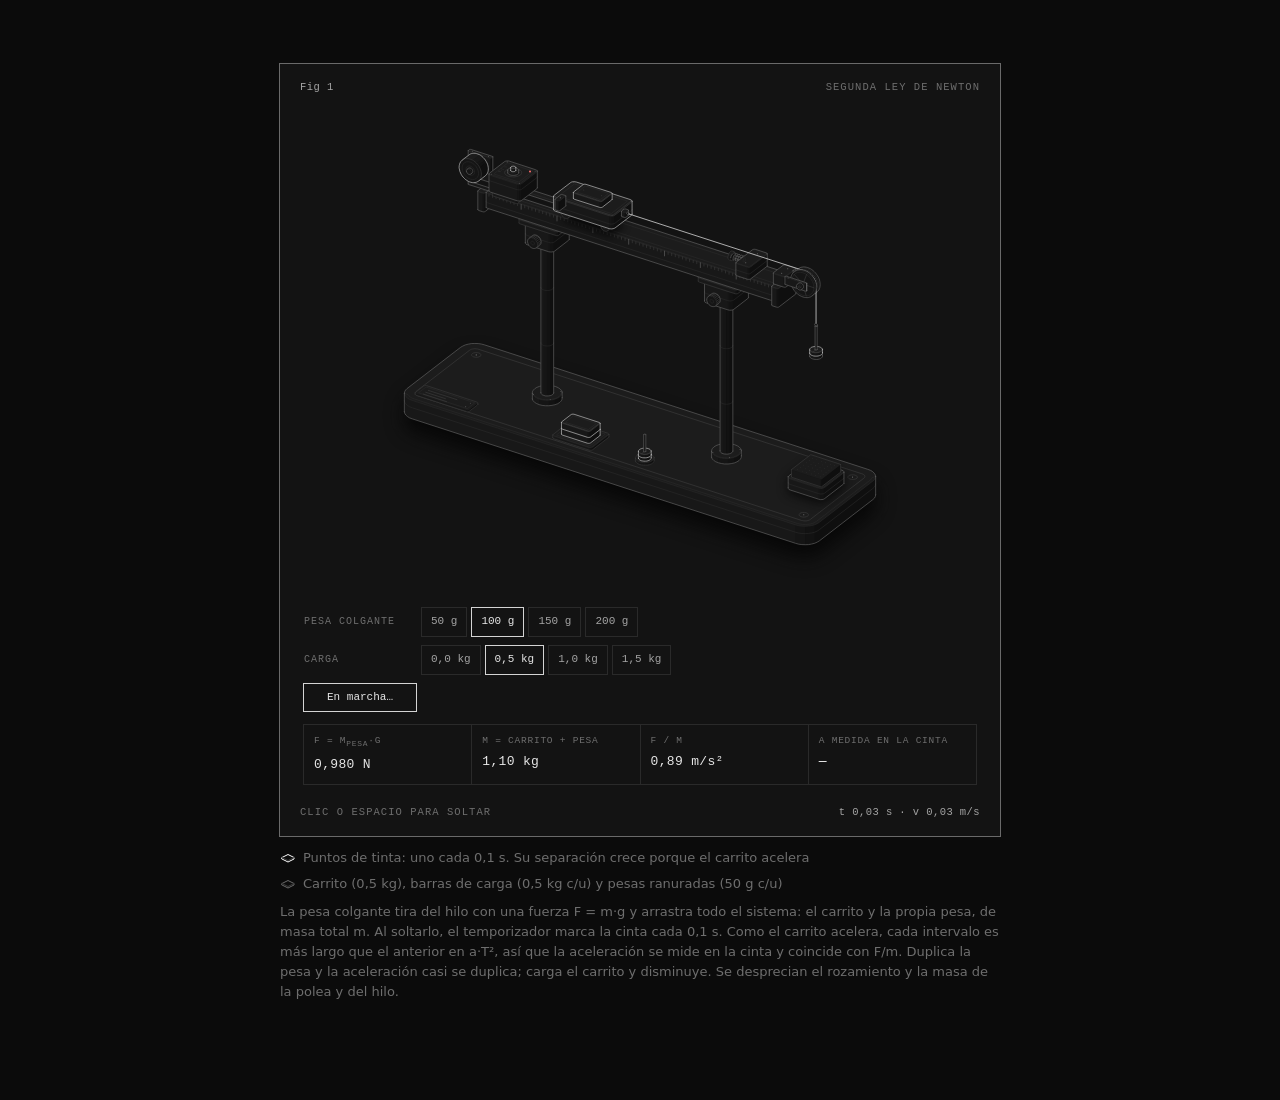
<file: Anatomia/segunda-ley-newton/segunda-ley-newton.html>
<!doctype html><html lang="es"><head><meta charset="utf-8"><meta name="viewport" content="width=device-width, initial-scale=1"><title>Segunda ley de Newton</title><style>
.iso{
  --anatomy-page:#0b0b0b;--anatomy-card:#131313;--anatomy-text:#a3a3a3;--anatomy-strong:#e6e6e6;--anatomy-muted:#6e6e6e;
  --anatomy-paper:#131313;--anatomy-face:#1b1b1b;--anatomy-top:#1c1c1c;
  --anatomy-shade-0:#0f0f0f;--anatomy-shade-1:#121212;--anatomy-shade-2:#151515;--anatomy-shade-3:#181818;
  --anatomy-lit-top:#262626;--anatomy-lit-shade:#1d1d1d;
  --anatomy-hi:#d4d4d4;--anatomy-mid:#6a6a6a;--anatomy-lo:#3e3e3e;--anatomy-faint:#2a2a2a;--anatomy-lit:#ffffff;
  --anatomy-halo:#050505;--anatomy-halo-opacity:.9;--anatomy-dot:#e6e6e6;
  --anatomy-red:#ff6b6b;--anatomy-green:#6be0a0;--anatomy-blue:#6b9bff;
  --anatomy-weight:.6px;--anatomy-ease:cubic-bezier(.32,.72,0,1);
  --anatomy-mono:ui-monospace,"SF Mono",Menlo,Consolas,monospace;
  --anatomy-lift:inset 0 1px 0 0 #ffffff0a,inset 0 0 0 1px #ffffff06,0 0 0 1px #00000026,0 1px 1px -.5px #00000014,0 3px 3px -1.5px #00000014,0 6px 6px -3px #00000014,0 12px 12px -6px #00000014;
}
.iso[data-theme="light"]{
  --anatomy-page:#f2f2ef;--anatomy-card:#fbfbfa;--anatomy-text:#57575a;--anatomy-strong:#18181a;--anatomy-muted:#8c8c90;
  --anatomy-paper:#fbfbfa;--anatomy-face:#ffffff;--anatomy-top:#ffffff;
  --anatomy-shade-0:#dcdcd9;--anatomy-shade-1:#e5e5e2;--anatomy-shade-2:#ededea;--anatomy-shade-3:#f4f4f1;
  --anatomy-lit-top:#ffffff;--anatomy-lit-shade:#eeeeeb;
  --anatomy-hi:#26262a;--anatomy-mid:#8a8a8f;--anatomy-lo:#b4b4b8;--anatomy-faint:#d4d4d6;--anatomy-lit:#000000;
  --anatomy-halo:#8a8a80;--anatomy-halo-opacity:.32;--anatomy-dot:#3a3a3e;
  --anatomy-red:#e5484d;--anatomy-green:#30a46c;--anatomy-blue:#3e63dd;
  --anatomy-lift:inset 0 1px 0 0 #ffffff,0 0 0 1px #0000000f,0 1px 1px -.5px #0000000a,0 3px 3px -1.5px #0000000a,0 6px 6px -3px #0000000a,0 12px 12px -6px #0000000a;
}
.iso-svg{display:block;width:100%;height:auto;overflow:visible}
.iso-svg path,.iso-svg circle{vector-effect:non-scaling-stroke}
.iso-fill{fill:var(--anatomy-paper);stroke:none}
.iso-solid[data-lit]>.iso-fill{fill:var(--anatomy-face)}
.iso-shade,.iso-top{stroke:none}
.iso-shade[data-shade="0"]{fill:var(--anatomy-shade-0)}
.iso-shade[data-shade="1"]{fill:var(--anatomy-shade-1)}
.iso-shade[data-shade="2"]{fill:var(--anatomy-shade-2)}
.iso-shade[data-shade="3"]{fill:var(--anatomy-shade-3)}
.iso-top{fill:var(--anatomy-top)}
.iso-solid[data-lit]>.iso-top{fill:var(--anatomy-lit-top)}
.iso-solid[data-lit]>.iso-shade{fill:var(--anatomy-lit-shade)}
.iso-solid[data-seamless]>.iso-shade,.iso-solid[data-seamless]>.iso-top{stroke-width:.4;stroke-linejoin:round}
.iso-solid[data-seamless]>.iso-shade[data-shade="0"]{stroke:var(--anatomy-shade-0)}
.iso-solid[data-seamless]>.iso-shade[data-shade="1"]{stroke:var(--anatomy-shade-1)}
.iso-solid[data-seamless]>.iso-shade[data-shade="2"]{stroke:var(--anatomy-shade-2)}
.iso-solid[data-seamless]>.iso-shade[data-shade="3"]{stroke:var(--anatomy-shade-3)}
.iso-solid[data-seamless]>.iso-top{stroke:var(--anatomy-top)}
.iso-solid[data-seamless][data-lit]>.iso-top{stroke:var(--anatomy-lit-top)}
.iso-solid[data-seamless][data-lit]>.iso-shade{stroke:var(--anatomy-lit-shade)}
.iso-solid[data-lit]>.iso-edge{stroke:var(--anatomy-lit)}
.iso-halo{fill:var(--anatomy-halo);stroke:none;filter:blur(9px);opacity:var(--anatomy-halo-opacity);transform:translateY(3px)}
.iso-line{fill:none;stroke:var(--anatomy-lo);stroke-width:var(--anatomy-weight);stroke-linecap:round;stroke-linejoin:round}
.iso-line[data-tone="hi"]{stroke:var(--anatomy-hi)}
.iso-line[data-tone="mid"]{stroke:var(--anatomy-mid)}
.iso-line[data-tone="lo"]{stroke:var(--anatomy-lo)}
.iso-line[data-tone="faint"]{stroke:var(--anatomy-faint)}
.iso-line[data-tone="lit"]{stroke:var(--anatomy-lit)}
.iso-line[data-tone="red"]{stroke:var(--anatomy-red)}
.iso-line[data-tone="green"]{stroke:var(--anatomy-green)}
.iso-line[data-tone="blue"]{stroke:var(--anatomy-blue)}
.iso-line[data-dotted]{stroke-dasharray:.01 3.5;stroke-width:1}
.iso-line[data-dashed]{stroke-dasharray:3 3}
.iso-line[data-flow]{stroke-dasharray:2 6}
.iso-wire-end{fill:var(--anatomy-paper);stroke:var(--anatomy-lo);stroke-width:var(--anatomy-weight)}
.iso-wire[data-tone="hi"] .iso-wire-end{stroke:var(--anatomy-hi)}
.iso-wire[data-tone="mid"] .iso-wire-end{stroke:var(--anatomy-mid)}
.iso-wire[data-tone="faint"] .iso-wire-end{stroke:var(--anatomy-faint)}
.iso-wire[data-tone="lit"] .iso-wire-end{stroke:var(--anatomy-lit)}
.iso-dots circle{fill:var(--anatomy-dot);stroke:none;opacity:.32}
.iso-dots[data-tone="hi"] circle{opacity:.85}
.iso-dots[data-tone="mid"] circle{opacity:.45}
.iso-dots[data-tone="lo"] circle{opacity:.22}
.iso-dots[data-tone="faint"] circle{opacity:.12}
.iso-face-text{fill:var(--anatomy-mid);font-family:var(--anatomy-mono);letter-spacing:.04em}
.iso-face-text[data-tone="hi"]{fill:var(--anatomy-hi)}
.iso-face-text[data-tone="lo"]{fill:var(--anatomy-lo)}
.iso-face-text[data-tone="faint"]{fill:var(--anatomy-faint)}
.tb-body{fill:var(--anatomy-shade-2);stroke:none}
.tb-shine{fill:var(--anatomy-top);stroke:none}
.tb-shade{fill:var(--anatomy-shade-0);stroke:none}
.tb-ring{fill:none;stroke:var(--anatomy-lo);stroke-width:.45;stroke-linecap:butt;stroke-linejoin:round}
.tb-ring[data-tone="mid"]{stroke:var(--anatomy-mid)}
.tb-ring[data-tone="faint"]{stroke:var(--anatomy-faint)}
.tb-ring[data-tone="hi"]{stroke:var(--anatomy-hi)}
@keyframes iso-flow{to{stroke-dashoffset:-32}}
@keyframes iso-pulse{0%,100%{opacity:.18}12%{opacity:1}40%{opacity:.18}}
.iso-line[data-flow]{animation:iso-flow 1600ms linear infinite}
.iso-dots circle[data-pulse]{animation:iso-pulse 1600ms steps(1,end) infinite;animation-delay:var(--pulse-at,0ms)}
.iso-figure{margin:32px 0 36px}
.iso-plate{position:relative;padding:52px 24px;border-radius:0;background:var(--anatomy-card);box-shadow:0 0 0 1px var(--anatomy-mid);--anatomy-paper:var(--anatomy-card)}
.iso-plate-corners{position:absolute;inset:18px 20px;pointer-events:none}
.iso-plate-corner{position:absolute;color:var(--anatomy-muted);font-family:var(--anatomy-mono);font-size:10.5px;line-height:1;letter-spacing:.04em;white-space:nowrap}
.iso-plate-corner[data-corner="fig"]{top:0;left:0;color:var(--anatomy-text)}
.iso-plate-corner[data-corner="title"]{top:0;right:0;text-transform:uppercase;letter-spacing:.1em}
.iso-plate-corner[data-corner="hint"]{bottom:0;left:0;text-transform:uppercase;letter-spacing:.1em}
.iso-plate-corner[data-corner="readout"]{right:0;bottom:0;color:var(--anatomy-text);font-variant-numeric:tabular-nums}
.iso-plate .iso-svg{margin:0 auto}
.iso-legend{display:grid;gap:8px;margin-top:12px;color:var(--anatomy-muted);font-size:13px;line-height:1.55}
.iso-keys{display:flex;flex-wrap:wrap;gap:6px 18px}
.iso-key{display:inline-flex;align-items:center;gap:7px}
.iso-swatch{width:16px;height:10px;flex:none;overflow:visible}
.iso-swatch path{fill:none;stroke:var(--anatomy-hi);stroke-width:1;vector-effect:non-scaling-stroke;stroke-linejoin:round;stroke-linecap:round}
.iso-swatch[data-mark="raised"] path,.iso-swatch[data-mark="flat"] path{stroke:var(--anatomy-mid)}
.iso-swatch[data-mark="lit"] path{stroke:var(--anatomy-lit)}
.iso-swatch[data-mark="dim"] path{stroke:var(--anatomy-lo)}
.iso-swatch[data-mark="dotted"] path{stroke-dasharray:.01 3;stroke-width:1.4}
.iso-swatch[data-mark="dashed"] path{stroke-dasharray:3 2.5}
.iso-swatch[data-mark="red"] path{stroke:var(--anatomy-red)}
.iso-swatch[data-mark="green"] path{stroke:var(--anatomy-green)}
.iso-swatch[data-mark="blue"] path{stroke:var(--anatomy-blue)}
.iso-swatch-crease{stroke:var(--anatomy-lo)!important}
@media (max-width:560px){.iso-plate{padding:48px 12px 70px}.iso-plate-corner[data-corner="hint"]{bottom:18px}}
@media (prefers-reduced-motion:reduce){.iso-line[data-flow],.iso-dots circle[data-pulse]{animation:none}}

*{box-sizing:border-box}
html{color-scheme:dark}
body[data-theme="light"]{color-scheme:light}
body{margin:0;background:var(--anatomy-page);color:var(--anatomy-text);font:14px/1.6 ui-sans-serif,system-ui,-apple-system,"Segoe UI",sans-serif;-webkit-font-smoothing:antialiased}
.iso-page{width:min(720px,100% - 32px);margin:64px auto 96px}

.ct-ink .iso-dots[data-tone] circle{fill:var(--anatomy-lit);opacity:1}
.ct-led .iso-dots[data-tone] circle{fill:var(--anatomy-red);opacity:1}
.iso-stage{touch-action:pan-y;cursor:pointer;outline:none}
.iso-stage:focus-visible{outline:1px solid var(--anatomy-muted);outline-offset:6px}
.ct-panel{display:grid;gap:10px;margin-top:22px;font-family:var(--anatomy-mono);font-size:11px;letter-spacing:.03em;color:var(--anatomy-muted)}
.ct-row{display:flex;flex-wrap:wrap;align-items:center;gap:6px}
.ct-name{min-width:112px;text-transform:uppercase;letter-spacing:.1em;font-size:10px}
.ct-panel button{font:inherit;color:var(--anatomy-text);background:transparent;border:0;box-shadow:0 0 0 1px var(--anatomy-faint);padding:5px 9px;cursor:pointer;font-variant-numeric:tabular-nums;transition:box-shadow .2s var(--anatomy-ease),color .2s var(--anatomy-ease)}
.ct-panel button:hover{box-shadow:0 0 0 1px var(--anatomy-mid)}
.ct-panel button[aria-checked="true"]{color:var(--anatomy-strong);box-shadow:0 0 0 1px var(--anatomy-hi)}
.ct-panel button:focus-visible{outline:1px solid var(--anatomy-muted);outline-offset:3px}
.ct-go{min-width:112px;color:var(--anatomy-strong)!important;box-shadow:0 0 0 1px var(--anatomy-hi)!important}
.ct-data{display:grid;grid-template-columns:repeat(4,1fr);gap:1px;margin:4px 0 0;background:var(--anatomy-faint);box-shadow:0 0 0 1px var(--anatomy-faint)}
.ct-data>div{background:var(--anatomy-card);padding:8px 10px}
.ct-data dt{font-size:9.5px;text-transform:uppercase;letter-spacing:.08em}
.ct-data dd{margin:4px 0 0;color:var(--anatomy-strong);font-size:13px;font-variant-numeric:tabular-nums}
.ct-data>div[data-lit] dd{color:var(--anatomy-lit)}
@media (max-width:560px){.ct-data{grid-template-columns:repeat(2,1fr)}.ct-name{min-width:100%}}
</style></head><body class="iso" data-theme="dark"><main class="iso-page"><figure class="iso-figure"><div class="iso-plate"><div class="iso-plate-corners" aria-hidden="true"><span class="iso-plate-corner" data-corner="fig">Fig 1</span><span class="iso-plate-corner" data-corner="title">Segunda ley de Newton</span><span class="iso-plate-corner" data-corner="hint">Clic o espacio para soltar</span><span class="iso-plate-corner" data-corner="readout" data-readout>listo · pulsa Soltar</span></div><div class="iso-stage" tabindex="0" role="group" aria-label="Carrito en riel: flechas izquierda y derecha cambian la pesa, arriba y abajo cambian la carga, espacio suelta el carrito"><svg xmlns="http://www.w3.org/2000/svg" class="iso-svg" viewBox="0 0 600 420" role="img" aria-label="Un riel de dinámica sobre dos soportes. Un carrito con barras de carga está unido por un hilo que pasa por una polea a una pesa colgante. Al soltarlo, la pesa cae y tira del carrito; un temporizador marca un punto en la cinta cada 0,1 s, y la separación creciente entre puntos muestra la aceleración, igual a F/m."><g transform="translate(0 -44.61)"><path class="iso-halo" d="M89.6 300.4L89.9 299L90.7 297.5L92.1 296.2L139.9 259.4L141.8 258.2L144 257.3L146.7 256.5L149.5 256.1L152.5 255.9L155.5 256L158.3 256.5L161 257.1L503.4 368.3L505.8 369.3L507.7 370.4L509.1 371.7L510 373.1L510.4 374.6L510.4 391.2L510.1 392.6L509.3 394.1L507.9 395.4L460.1 432.2L458.2 433.4L456 434.3L453.3 435.1L450.5 435.5L447.5 435.7L444.5 435.6L441.7 435.1L439 434.5L96.6 323.3L94.2 322.3L92.3 321.2L90.9 319.9L90 318.5L89.6 317Z"/><g class="iso-solid"><path class="iso-fill" d="M146.1 293.9L146.2 292.4L146.9 291L148.2 289.6L150.1 288.5L152.5 287.6L155.2 286.9L158.1 286.6L161.1 286.6L164 287L166.7 287.7L169 288.6L170.8 289.8L172.1 291.1L172.7 292.6L172.7 295.3L172.7 296.7L172 298.2L170.6 299.5L168.7 300.7L166.4 301.6L163.6 302.2L160.7 302.5L157.7 302.5L154.8 302.2L152.1 301.5L149.8 300.6L148 299.4L146.8 298L146.1 296.6Z"/><path class="iso-shade" data-shade="0" d="M170.6 299.5L168.7 300.7L168.7 298.1L170.6 296.9ZM168.7 300.7L166.4 301.6L166.4 299L168.7 298.1ZM172.7 295.3L172.7 296.7L172.7 294.1L172.7 292.6ZM172.7 296.7L172 298.2L172 295.6L172.7 294.1ZM172 298.2L170.6 299.5L170.6 296.9L172 295.6Z"/><path class="iso-shade" data-shade="1" d="M166.4 301.6L163.6 302.2L163.6 299.6L166.4 299ZM163.6 302.2L160.7 302.5L160.7 299.9L163.6 299.6Z"/><path class="iso-shade" data-shade="2" d="M160.7 302.5L157.7 302.5L157.7 299.9L160.7 299.9ZM157.7 302.5L154.8 302.2L154.8 299.5L157.7 299.9ZM154.8 302.2L152.1 301.5L152.1 298.9L154.8 299.5Z"/><path class="iso-shade" data-shade="3" d="M152.1 301.5L149.8 300.6L149.8 297.9L152.1 298.9ZM149.8 300.6L148 299.4L148 296.7L149.8 297.9ZM148 299.4L146.8 298L146.8 295.4L148 296.7ZM146.8 298L146.1 296.6L146.1 293.9L146.8 295.4Z"/><path class="iso-top" d="M170.6 296.9L168.7 298.1L166.4 299L163.6 299.6L160.7 299.9L157.7 299.9L154.8 299.5L152.1 298.9L149.8 297.9L148 296.7L146.8 295.4L146.1 293.9L146.2 292.4L146.9 291L148.2 289.6L150.1 288.5L152.5 287.6L155.2 286.9L158.1 286.6L161.1 286.6L164 287L166.7 287.7L169 288.6L170.8 289.8L172.1 291.1L172.7 292.6L172.7 294.1L172 295.6Z"/><path class="iso-line iso-crease" data-tone="faint" d="M172.7 292.6L172.7 294.1L172 295.6L170.6 296.9L168.7 298.1L166.4 299L163.6 299.6L160.7 299.9L157.7 299.9L154.8 299.5L152.1 298.9L149.8 297.9L148 296.7L146.8 295.4L146.1 293.9"/><path class="iso-line iso-edge" data-tone="lo" d="M146.1 293.9L146.2 292.4L146.9 291L148.2 289.6L150.1 288.5L152.5 287.6L155.2 286.9L158.1 286.6L161.1 286.6L164 287L166.7 287.7L169 288.6L170.8 289.8L172.1 291.1L172.7 292.6M172.7 295.3L172.7 296.7L172 298.2L170.6 299.5L168.7 300.7L166.4 301.6L163.6 302.2L160.7 302.5L157.7 302.5L154.8 302.2L152.1 301.5L149.8 300.6L148 299.4L146.8 298L146.1 296.6M146.1 293.9L146.1 296.6M172.7 292.6L172.7 295.3"/></g><g class="iso-solid"><path class="iso-fill" d="M149.2 288.1L149.2 287L149.7 285.9L150.8 284.8L152.2 283.9L154.1 283.2L156.2 282.8L158.4 282.5L160.7 282.5L163 282.8L165 283.3L166.8 284.1L168.2 285L169.2 286L169.7 287.1L169.7 292.8L169.6 293.9L169.1 295L168.1 296.1L166.6 297L164.8 297.7L162.7 298.1L160.4 298.4L158.1 298.4L155.9 298.1L153.8 297.6L152 296.8L150.6 295.9L149.6 294.9L149.2 293.8Z"/><path class="iso-shade" data-shade="0" d="M168.1 296.1L166.6 297L166.6 291.3L168.1 290.4ZM166.6 297L164.8 297.7L164.8 292L166.6 291.3ZM169.7 292.8L169.6 293.9L169.6 288.3L169.7 287.1ZM169.6 293.9L169.1 295L169.1 289.4L169.6 288.3ZM169.1 295L168.1 296.1L168.1 290.4L169.1 289.4Z"/><path class="iso-shade" data-shade="1" d="M164.8 297.7L162.7 298.1L162.7 292.5L164.8 292ZM162.7 298.1L160.4 298.4L160.4 292.8L162.7 292.5Z"/><path class="iso-shade" data-shade="2" d="M160.4 298.4L158.1 298.4L158.1 292.8L160.4 292.8ZM158.1 298.4L155.9 298.1L155.9 292.5L158.1 292.8ZM155.9 298.1L153.8 297.6L153.8 292L155.9 292.5Z"/><path class="iso-shade" data-shade="3" d="M153.8 297.6L152 296.8L152 291.2L153.8 292ZM152 296.8L150.6 295.9L150.6 290.3L152 291.2ZM150.6 295.9L149.6 294.9L149.6 289.3L150.6 290.3ZM149.6 294.9L149.2 293.8L149.2 288.1L149.6 289.3Z"/><path class="iso-top" d="M168.1 290.4L166.6 291.3L164.8 292L162.7 292.5L160.4 292.8L158.1 292.8L155.9 292.5L153.8 292L152 291.2L150.6 290.3L149.6 289.3L149.2 288.1L149.2 287L149.7 285.9L150.8 284.8L152.2 283.9L154.1 283.2L156.2 282.8L158.4 282.5L160.7 282.5L163 282.8L165 283.3L166.8 284.1L168.2 285L169.2 286L169.7 287.1L169.6 288.3L169.1 289.4Z"/><path class="iso-line iso-crease" data-tone="faint" d="M169.7 287.1L169.6 288.3L169.1 289.4L168.1 290.4L166.6 291.3L164.8 292L162.7 292.5L160.4 292.8L158.1 292.8L155.9 292.5L153.8 292L152 291.2L150.6 290.3L149.6 289.3L149.2 288.1"/><path class="iso-line iso-edge" data-tone="mid" d="M149.2 288.1L149.2 287L149.7 285.9L150.8 284.8L152.2 283.9L154.1 283.2L156.2 282.8L158.4 282.5L160.7 282.5L163 282.8L165 283.3L166.8 284.1L168.2 285L169.2 286L169.7 287.1M169.7 292.8L169.6 293.9L169.1 295L168.1 296.1L166.6 297L164.8 297.7L162.7 298.1L160.4 298.4L158.1 298.4L155.9 298.1L153.8 297.6L152 296.8L150.6 295.9L149.6 294.9L149.2 293.8M149.2 288.1L149.2 293.8M169.7 287.1L169.7 292.8"/></g><g class="iso-solid"><path class="iso-fill" d="M123.3 311.5L123.3 310L124 308.6L125.4 307.2L127.3 306.1L129.6 305.2L132.3 304.5L135.3 304.2L138.3 304.2L141.2 304.6L143.8 305.3L146.1 306.2L148 307.4L149.2 308.7L149.9 310.2L149.9 312.9L149.8 314.4L149.1 315.8L147.8 317.1L145.9 318.3L143.5 319.2L140.8 319.8L137.9 320.1L134.9 320.1L132 319.8L129.3 319.1L127 318.2L125.1 317L123.9 315.6L123.3 314.2Z"/><path class="iso-shade" data-shade="0" d="M147.8 317.1L145.9 318.3L145.9 315.7L147.8 314.5ZM145.9 318.3L143.5 319.2L143.5 316.6L145.9 315.7ZM149.9 312.9L149.8 314.4L149.8 311.7L149.9 310.2ZM149.8 314.4L149.1 315.8L149.1 313.2L149.8 311.7ZM149.1 315.8L147.8 317.1L147.8 314.5L149.1 313.2Z"/><path class="iso-shade" data-shade="1" d="M143.5 319.2L140.8 319.8L140.8 317.2L143.5 316.6ZM140.8 319.8L137.9 320.1L137.9 317.5L140.8 317.2Z"/><path class="iso-shade" data-shade="2" d="M137.9 320.1L134.9 320.1L134.9 317.5L137.9 317.5ZM134.9 320.1L132 319.8L132 317.1L134.9 317.5ZM132 319.8L129.3 319.1L129.3 316.5L132 317.1Z"/><path class="iso-shade" data-shade="3" d="M129.3 319.1L127 318.2L127 315.5L129.3 316.5ZM127 318.2L125.1 317L125.1 314.3L127 315.5ZM125.1 317L123.9 315.6L123.9 313L125.1 314.3ZM123.9 315.6L123.3 314.2L123.3 311.5L123.9 313Z"/><path class="iso-top" d="M147.8 314.5L145.9 315.7L143.5 316.6L140.8 317.2L137.9 317.5L134.9 317.5L132 317.1L129.3 316.5L127 315.5L125.1 314.3L123.9 313L123.3 311.5L123.3 310L124 308.6L125.4 307.2L127.3 306.1L129.6 305.2L132.3 304.5L135.3 304.2L138.3 304.2L141.2 304.6L143.8 305.3L146.1 306.2L148 307.4L149.2 308.7L149.9 310.2L149.8 311.7L149.1 313.2Z"/><path class="iso-line iso-crease" data-tone="faint" d="M149.9 310.2L149.8 311.7L149.1 313.2L147.8 314.5L145.9 315.7L143.5 316.6L140.8 317.2L137.9 317.5L134.9 317.5L132 317.1L129.3 316.5L127 315.5L125.1 314.3L123.9 313L123.3 311.5"/><path class="iso-line iso-edge" data-tone="lo" d="M123.3 311.5L123.3 310L124 308.6L125.4 307.2L127.3 306.1L129.6 305.2L132.3 304.5L135.3 304.2L138.3 304.2L141.2 304.6L143.8 305.3L146.1 306.2L148 307.4L149.2 308.7L149.9 310.2M149.9 312.9L149.8 314.4L149.1 315.8L147.8 317.1L145.9 318.3L143.5 319.2L140.8 319.8L137.9 320.1L134.9 320.1L132 319.8L129.3 319.1L127 318.2L125.1 317L123.9 315.6L123.3 314.2M123.3 311.5L123.3 314.2M149.9 310.2L149.9 312.9"/></g><g class="iso-solid"><path class="iso-fill" d="M126.3 305.7L126.3 304.6L126.9 303.5L127.9 302.4L129.4 301.5L131.2 300.8L133.3 300.4L135.6 300.1L137.9 300.1L140.1 300.4L142.2 300.9L144 301.7L145.4 302.6L146.3 303.6L146.8 304.7L146.8 310.4L146.8 311.5L146.2 312.6L145.2 313.7L143.7 314.6L141.9 315.3L139.8 315.7L137.6 316L135.3 316L133 315.7L130.9 315.2L129.2 314.4L127.8 313.5L126.8 312.5L126.3 311.4Z"/><path class="iso-shade" data-shade="0" d="M145.2 313.7L143.7 314.6L143.7 308.9L145.2 308ZM143.7 314.6L141.9 315.3L141.9 309.6L143.7 308.9ZM146.8 310.4L146.8 311.5L146.8 305.9L146.8 304.7ZM146.8 311.5L146.2 312.6L146.2 307L146.8 305.9ZM146.2 312.6L145.2 313.7L145.2 308L146.2 307Z"/><path class="iso-shade" data-shade="1" d="M141.9 315.3L139.8 315.7L139.8 310.1L141.9 309.6ZM139.8 315.7L137.6 316L137.6 310.4L139.8 310.1Z"/><path class="iso-shade" data-shade="2" d="M137.6 316L135.3 316L135.3 310.4L137.6 310.4ZM135.3 316L133 315.7L133 310.1L135.3 310.4ZM133 315.7L130.9 315.2L130.9 309.6L133 310.1Z"/><path class="iso-shade" data-shade="3" d="M130.9 315.2L129.2 314.4L129.2 308.8L130.9 309.6ZM129.2 314.4L127.8 313.5L127.8 307.9L129.2 308.8ZM127.8 313.5L126.8 312.5L126.8 306.9L127.8 307.9ZM126.8 312.5L126.3 311.4L126.3 305.7L126.8 306.9Z"/><path class="iso-top" d="M145.2 308L143.7 308.9L141.9 309.6L139.8 310.1L137.6 310.4L135.3 310.4L133 310.1L130.9 309.6L129.2 308.8L127.8 307.9L126.8 306.9L126.3 305.7L126.3 304.6L126.9 303.5L127.9 302.4L129.4 301.5L131.2 300.8L133.3 300.4L135.6 300.1L137.9 300.1L140.1 300.4L142.2 300.9L144 301.7L145.4 302.6L146.3 303.6L146.8 304.7L146.8 305.9L146.2 307Z"/><path class="iso-line iso-crease" data-tone="faint" d="M146.8 304.7L146.8 305.9L146.2 307L145.2 308L143.7 308.9L141.9 309.6L139.8 310.1L137.6 310.4L135.3 310.4L133 310.1L130.9 309.6L129.2 308.8L127.8 307.9L126.8 306.9L126.3 305.7"/><path class="iso-line iso-edge" data-tone="mid" d="M126.3 305.7L126.3 304.6L126.9 303.5L127.9 302.4L129.4 301.5L131.2 300.8L133.3 300.4L135.6 300.1L137.9 300.1L140.1 300.4L142.2 300.9L144 301.7L145.4 302.6L146.3 303.6L146.8 304.7M146.8 310.4L146.8 311.5L146.2 312.6L145.2 313.7L143.7 314.6L141.9 315.3L139.8 315.7L137.6 316L135.3 316L133 315.7L130.9 315.2L129.2 314.4L127.8 313.5L126.8 312.5L126.3 311.4M126.3 305.7L126.3 311.4M146.8 304.7L146.8 310.4"/></g><g class="iso-solid"><path class="iso-fill" d="M450.1 392.6L450.2 391.1L450.9 389.7L452.2 388.3L454.1 387.2L456.5 386.3L459.2 385.6L462.1 385.3L465.1 385.4L468 385.7L470.7 386.4L473 387.3L474.9 388.5L476.1 389.9L476.7 391.3L476.7 394L476.7 395.5L476 396.9L474.6 398.3L472.7 399.4L470.4 400.3L467.7 401L464.7 401.3L461.7 401.2L458.8 400.9L456.2 400.2L453.9 399.3L452 398.1L450.8 396.7L450.1 395.3Z"/><path class="iso-shade" data-shade="0" d="M474.6 398.3L472.7 399.4L472.7 396.8L474.6 395.6ZM472.7 399.4L470.4 400.3L470.4 397.7L472.7 396.8ZM476.7 394L476.7 395.5L476.7 392.8L476.7 391.3ZM476.7 395.5L476 396.9L476 394.3L476.7 392.8ZM476 396.9L474.6 398.3L474.6 395.6L476 394.3Z"/><path class="iso-shade" data-shade="1" d="M470.4 400.3L467.7 401L467.7 398.3L470.4 397.7ZM467.7 401L464.7 401.3L464.7 398.6L467.7 398.3Z"/><path class="iso-shade" data-shade="2" d="M464.7 401.3L461.7 401.2L461.7 398.6L464.7 398.6ZM461.7 401.2L458.8 400.9L458.8 398.2L461.7 398.6ZM458.8 400.9L456.2 400.2L456.2 397.6L458.8 398.2Z"/><path class="iso-shade" data-shade="3" d="M456.2 400.2L453.9 399.3L453.9 396.6L456.2 397.6ZM453.9 399.3L452 398.1L452 395.4L453.9 396.6ZM452 398.1L450.8 396.7L450.8 394.1L452 395.4ZM450.8 396.7L450.1 395.3L450.1 392.6L450.8 394.1Z"/><path class="iso-top" d="M474.6 395.6L472.7 396.8L470.4 397.7L467.7 398.3L464.7 398.6L461.7 398.6L458.8 398.2L456.2 397.6L453.9 396.6L452 395.4L450.8 394.1L450.1 392.6L450.2 391.1L450.9 389.7L452.2 388.3L454.1 387.2L456.5 386.3L459.2 385.6L462.1 385.3L465.1 385.4L468 385.7L470.7 386.4L473 387.3L474.9 388.5L476.1 389.9L476.7 391.3L476.7 392.8L476 394.3Z"/><path class="iso-line iso-crease" data-tone="faint" d="M476.7 391.3L476.7 392.8L476 394.3L474.6 395.6L472.7 396.8L470.4 397.7L467.7 398.3L464.7 398.6L461.7 398.6L458.8 398.2L456.2 397.6L453.9 396.6L452 395.4L450.8 394.1L450.1 392.6"/><path class="iso-line iso-edge" data-tone="lo" d="M450.1 392.6L450.2 391.1L450.9 389.7L452.2 388.3L454.1 387.2L456.5 386.3L459.2 385.6L462.1 385.3L465.1 385.4L468 385.7L470.7 386.4L473 387.3L474.9 388.5L476.1 389.9L476.7 391.3M476.7 394L476.7 395.5L476 396.9L474.6 398.3L472.7 399.4L470.4 400.3L467.7 401L464.7 401.3L461.7 401.2L458.8 400.9L456.2 400.2L453.9 399.3L452 398.1L450.8 396.7L450.1 395.3M450.1 392.6L450.1 395.3M476.7 391.3L476.7 394"/></g><g class="iso-solid"><path class="iso-fill" d="M453.2 386.9L453.2 385.7L453.8 384.6L454.8 383.6L456.3 382.7L458.1 382L460.2 381.5L462.4 381.2L464.7 381.2L467 381.5L469.1 382L470.8 382.8L472.2 383.7L473.2 384.7L473.7 385.9L473.7 391.5L473.7 392.6L473.1 393.7L472.1 394.8L470.6 395.7L468.8 396.4L466.7 396.9L464.4 397.1L462.1 397.1L459.9 396.8L457.8 396.3L456 395.6L454.6 394.7L453.7 393.6L453.2 392.5Z"/><path class="iso-shade" data-shade="0" d="M472.1 394.8L470.6 395.7L470.6 390.1L472.1 389.2ZM470.6 395.7L468.8 396.4L468.8 390.8L470.6 390.1ZM473.7 391.5L473.7 392.6L473.7 387L473.7 385.9ZM473.7 392.6L473.1 393.7L473.1 388.1L473.7 387ZM473.1 393.7L472.1 394.8L472.1 389.2L473.1 388.1Z"/><path class="iso-shade" data-shade="1" d="M468.8 396.4L466.7 396.9L466.7 391.2L468.8 390.8ZM466.7 396.9L464.4 397.1L464.4 391.5L466.7 391.2Z"/><path class="iso-shade" data-shade="2" d="M464.4 397.1L462.1 397.1L462.1 391.5L464.4 391.5ZM462.1 397.1L459.9 396.8L459.9 391.2L462.1 391.5ZM459.9 396.8L457.8 396.3L457.8 390.7L459.9 391.2Z"/><path class="iso-shade" data-shade="3" d="M457.8 396.3L456 395.6L456 389.9L457.8 390.7ZM456 395.6L454.6 394.7L454.6 389L456 389.9ZM454.6 394.7L453.7 393.6L453.7 388L454.6 389ZM453.7 393.6L453.2 392.5L453.2 386.9L453.7 388Z"/><path class="iso-top" d="M472.1 389.2L470.6 390.1L468.8 390.8L466.7 391.2L464.4 391.5L462.1 391.5L459.9 391.2L457.8 390.7L456 389.9L454.6 389L453.7 388L453.2 386.9L453.2 385.7L453.8 384.6L454.8 383.6L456.3 382.7L458.1 382L460.2 381.5L462.4 381.2L464.7 381.2L467 381.5L469.1 382L470.8 382.8L472.2 383.7L473.2 384.7L473.7 385.9L473.7 387L473.1 388.1Z"/><path class="iso-line iso-crease" data-tone="faint" d="M473.7 385.9L473.7 387L473.1 388.1L472.1 389.2L470.6 390.1L468.8 390.8L466.7 391.2L464.4 391.5L462.1 391.5L459.9 391.2L457.8 390.7L456 389.9L454.6 389L453.7 388L453.2 386.9"/><path class="iso-line iso-edge" data-tone="mid" d="M453.2 386.9L453.2 385.7L453.8 384.6L454.8 383.6L456.3 382.7L458.1 382L460.2 381.5L462.4 381.2L464.7 381.2L467 381.5L469.1 382L470.8 382.8L472.2 383.7L473.2 384.7L473.7 385.9M473.7 391.5L473.7 392.6L473.1 393.7L472.1 394.8L470.6 395.7L468.8 396.4L466.7 396.9L464.4 397.1L462.1 397.1L459.9 396.8L457.8 396.3L456 395.6L454.6 394.7L453.7 393.6L453.2 392.5M453.2 386.9L453.2 392.5M473.7 385.9L473.7 391.5"/></g><g class="iso-solid"><path class="iso-fill" d="M427.3 410.2L427.3 408.7L428 407.3L429.4 405.9L431.3 404.8L433.6 403.9L436.4 403.2L439.3 402.9L442.3 403L445.2 403.3L447.9 404L450.2 404.9L452 406.1L453.2 407.5L453.9 408.9L453.9 411.6L453.8 413.1L453.1 414.5L451.8 415.9L449.9 417L447.5 417.9L444.8 418.6L441.9 418.9L438.9 418.8L436 418.5L433.3 417.8L431 416.9L429.2 415.7L427.9 414.3L427.3 412.9Z"/><path class="iso-shade" data-shade="0" d="M451.8 415.9L449.9 417L449.9 414.4L451.8 413.2ZM449.9 417L447.5 417.9L447.5 415.3L449.9 414.4ZM453.9 411.6L453.8 413.1L453.8 410.4L453.9 408.9ZM453.8 413.1L453.1 414.5L453.1 411.9L453.8 410.4ZM453.1 414.5L451.8 415.9L451.8 413.2L453.1 411.9Z"/><path class="iso-shade" data-shade="1" d="M447.5 417.9L444.8 418.6L444.8 415.9L447.5 415.3ZM444.8 418.6L441.9 418.9L441.9 416.2L444.8 415.9Z"/><path class="iso-shade" data-shade="2" d="M441.9 418.9L438.9 418.8L438.9 416.2L441.9 416.2ZM438.9 418.8L436 418.5L436 415.8L438.9 416.2ZM436 418.5L433.3 417.8L433.3 415.2L436 415.8Z"/><path class="iso-shade" data-shade="3" d="M433.3 417.8L431 416.9L431 414.2L433.3 415.2ZM431 416.9L429.2 415.7L429.2 413L431 414.2ZM429.2 415.7L427.9 414.3L427.9 411.7L429.2 413ZM427.9 414.3L427.3 412.9L427.3 410.2L427.9 411.7Z"/><path class="iso-top" d="M451.8 413.2L449.9 414.4L447.5 415.3L444.8 415.9L441.9 416.2L438.9 416.2L436 415.8L433.3 415.2L431 414.2L429.2 413L427.9 411.7L427.3 410.2L427.3 408.7L428 407.3L429.4 405.9L431.3 404.8L433.6 403.9L436.4 403.2L439.3 402.9L442.3 403L445.2 403.3L447.9 404L450.2 404.9L452 406.1L453.2 407.5L453.9 408.9L453.8 410.4L453.1 411.9Z"/><path class="iso-line iso-crease" data-tone="faint" d="M453.9 408.9L453.8 410.4L453.1 411.9L451.8 413.2L449.9 414.4L447.5 415.3L444.8 415.9L441.9 416.2L438.9 416.2L436 415.8L433.3 415.2L431 414.2L429.2 413L427.9 411.7L427.3 410.2"/><path class="iso-line iso-edge" data-tone="lo" d="M427.3 410.2L427.3 408.7L428 407.3L429.4 405.9L431.3 404.8L433.6 403.9L436.4 403.2L439.3 402.9L442.3 403L445.2 403.3L447.9 404L450.2 404.9L452 406.1L453.2 407.5L453.9 408.9M453.9 411.6L453.8 413.1L453.1 414.5L451.8 415.9L449.9 417L447.5 417.9L444.8 418.6L441.9 418.9L438.9 418.8L436 418.5L433.3 417.8L431 416.9L429.2 415.7L427.9 414.3L427.3 412.9M427.3 410.2L427.3 412.9M453.9 408.9L453.9 411.6"/></g><g class="iso-solid"><path class="iso-fill" d="M430.3 404.5L430.4 403.3L430.9 402.2L431.9 401.2L433.4 400.3L435.2 399.6L437.3 399.1L439.6 398.8L441.9 398.8L444.1 399.1L446.2 399.6L448 400.4L449.4 401.3L450.4 402.3L450.8 403.5L450.8 409.1L450.8 410.2L450.3 411.3L449.2 412.4L447.8 413.3L445.9 414L443.8 414.5L441.6 414.7L439.3 414.7L437 414.4L435 413.9L433.2 413.2L431.8 412.3L430.8 411.2L430.3 410.1Z"/><path class="iso-shade" data-shade="0" d="M449.2 412.4L447.8 413.3L447.8 407.7L449.2 406.8ZM447.8 413.3L445.9 414L445.9 408.4L447.8 407.7ZM450.8 409.1L450.8 410.2L450.8 404.6L450.8 403.5ZM450.8 410.2L450.3 411.3L450.3 405.7L450.8 404.6ZM450.3 411.3L449.2 412.4L449.2 406.8L450.3 405.7Z"/><path class="iso-shade" data-shade="1" d="M445.9 414L443.8 414.5L443.8 408.8L445.9 408.4ZM443.8 414.5L441.6 414.7L441.6 409.1L443.8 408.8Z"/><path class="iso-shade" data-shade="2" d="M441.6 414.7L439.3 414.7L439.3 409.1L441.6 409.1ZM439.3 414.7L437 414.4L437 408.8L439.3 409.1ZM437 414.4L435 413.9L435 408.3L437 408.8Z"/><path class="iso-shade" data-shade="3" d="M435 413.9L433.2 413.2L433.2 407.5L435 408.3ZM433.2 413.2L431.8 412.3L431.8 406.6L433.2 407.5ZM431.8 412.3L430.8 411.2L430.8 405.6L431.8 406.6ZM430.8 411.2L430.3 410.1L430.3 404.5L430.8 405.6Z"/><path class="iso-top" d="M449.2 406.8L447.8 407.7L445.9 408.4L443.8 408.8L441.6 409.1L439.3 409.1L437 408.8L435 408.3L433.2 407.5L431.8 406.6L430.8 405.6L430.3 404.5L430.4 403.3L430.9 402.2L431.9 401.2L433.4 400.3L435.2 399.6L437.3 399.1L439.6 398.8L441.9 398.8L444.1 399.1L446.2 399.6L448 400.4L449.4 401.3L450.4 402.3L450.8 403.5L450.8 404.6L450.3 405.7Z"/><path class="iso-line iso-crease" data-tone="faint" d="M450.8 403.5L450.8 404.6L450.3 405.7L449.2 406.8L447.8 407.7L445.9 408.4L443.8 408.8L441.6 409.1L439.3 409.1L437 408.8L435 408.3L433.2 407.5L431.8 406.6L430.8 405.6L430.3 404.5"/><path class="iso-line iso-edge" data-tone="mid" d="M430.3 404.5L430.4 403.3L430.9 402.2L431.9 401.2L433.4 400.3L435.2 399.6L437.3 399.1L439.6 398.8L441.9 398.8L444.1 399.1L446.2 399.6L448 400.4L449.4 401.3L450.4 402.3L450.8 403.5M450.8 409.1L450.8 410.2L450.3 411.3L449.2 412.4L447.8 413.3L445.9 414L443.8 414.5L441.6 414.7L439.3 414.7L437 414.4L435 413.9L433.2 413.2L431.8 412.3L430.8 411.2L430.3 410.1M430.3 404.5L430.3 410.1M450.8 403.5L450.8 409.1"/></g><g class="iso-solid"><path class="iso-fill" d="M89.6 292.2L89.9 290.7L90.7 289.3L92.1 287.9L139.9 251.1L141.8 250L144 249L146.7 248.3L149.5 247.8L152.5 247.7L155.5 247.8L158.3 248.2L161 248.9L503.4 360.1L505.8 361L507.7 362.1L509.1 363.5L510 364.9L510.4 366.4L510.4 382.9L510.1 384.4L509.3 385.8L507.9 387.1L460.1 424L458.2 425.1L456 426.1L453.3 426.8L450.5 427.3L447.5 427.4L444.5 427.3L441.7 426.9L439 426.2L96.6 315L94.2 314.1L92.3 312.9L90.9 311.6L90 310.2L89.6 308.7Z"/><path class="iso-shade" data-shade="0" d="M510.4 382.9L510.1 384.4L510.1 367.9L510.4 366.4ZM510.1 384.4L509.3 385.8L509.3 369.3L510.1 367.9ZM509.3 385.8L507.9 387.1L507.9 370.6L509.3 369.3ZM507.9 387.1L460.1 424L460.1 407.4L507.9 370.6ZM460.1 424L458.2 425.1L458.2 408.6L460.1 407.4ZM458.2 425.1L456 426.1L456 409.6L458.2 408.6Z"/><path class="iso-shade" data-shade="1" d="M456 426.1L453.3 426.8L453.3 410.3L456 409.6ZM453.3 426.8L450.5 427.3L450.5 410.7L453.3 410.3ZM450.5 427.3L447.5 427.4L447.5 410.9L450.5 410.7Z"/><path class="iso-shade" data-shade="2" d="M447.5 427.4L444.5 427.3L444.5 410.8L447.5 410.9ZM444.5 427.3L441.7 426.9L441.7 410.4L444.5 410.8ZM441.7 426.9L439 426.2L439 409.7L441.7 410.4Z"/><path class="iso-shade" data-shade="3" d="M439 426.2L96.6 315L96.6 298.5L439 409.7ZM96.6 315L94.2 314.1L94.2 297.6L96.6 298.5ZM94.2 314.1L92.3 312.9L92.3 296.4L94.2 297.6ZM92.3 312.9L90.9 311.6L90.9 295.1L92.3 296.4ZM90.9 311.6L90 310.2L90 293.7L90.9 295.1ZM90 310.2L89.6 308.7L89.6 292.2L90 293.7Z"/><path class="iso-top" d="M503.4 360.1L505.8 361L507.7 362.1L509.1 363.5L510 364.9L510.4 366.4L510.1 367.9L509.3 369.3L507.9 370.6L460.1 407.4L458.2 408.6L456 409.6L453.3 410.3L450.5 410.7L447.5 410.9L444.5 410.8L441.7 410.4L439 409.7L96.6 298.5L94.2 297.6L92.3 296.4L90.9 295.1L90 293.7L89.6 292.2L89.9 290.7L90.7 289.3L92.1 287.9L139.9 251.1L141.8 250L144 249L146.7 248.3L149.5 247.8L152.5 247.7L155.5 247.8L158.3 248.2L161 248.9Z"/><path class="iso-line iso-crease" data-tone="faint" d="M510.4 366.4L510.1 367.9L509.3 369.3L507.9 370.6L460.1 407.4L458.2 408.6L456 409.6L453.3 410.3L450.5 410.7L447.5 410.9L444.5 410.8L441.7 410.4L439 409.7L96.6 298.5L94.2 297.6L92.3 296.4L90.9 295.1L90 293.7L89.6 292.2"/><path class="iso-line iso-bevel" data-tone="faint" d="M510.4 366.4L507.1 367.6L506.5 368.7L505.3 369.9L457.6 406.5L456.1 407.5L454.2 408.3L452.1 408.9L449.8 409.2L447.5 409.4L445.1 409.3L442.8 408.9L440.5 408.4L98.4 297.2L96.4 296.5L94.8 295.5L93.7 294.5L92.9 293.4L89.6 292.2"/><path class="iso-line" data-tone="faint" d="M510.4 373L510.1 374.5L509.3 375.9L507.9 377.2L460.1 414L458.2 415.2L456 416.2L453.3 416.9L450.5 417.3L447.5 417.5L444.5 417.4L441.7 417L439 416.3L96.6 305.1L94.2 304.2L92.3 303L90.9 301.7L90 300.3L89.6 298.8"/><path class="iso-line iso-edge" data-tone="mid" d="M89.6 292.2L89.9 290.7L90.7 289.3L92.1 287.9L139.9 251.1L141.8 250L144 249L146.7 248.3L149.5 247.8L152.5 247.7L155.5 247.8L158.3 248.2L161 248.9L503.4 360.1L505.8 361L507.7 362.1L509.1 363.5L510 364.9L510.4 366.4M510.4 382.9L510.1 384.4L509.3 385.8L507.9 387.1L460.1 424L458.2 425.1L456 426.1L453.3 426.8L450.5 427.3L447.5 427.4L444.5 427.3L441.7 426.9L439 426.2L96.6 315L94.2 314.1L92.3 312.9L90.9 311.6L90 310.2L89.6 308.7M510.4 366.4L510.4 382.9M89.6 292.2L89.6 308.7"/></g><path class="iso-line" data-tone="lo" d="M498.2 364.1L499.1 364.4L499.8 364.8L500.4 365.3L500.7 365.9L500.8 366.4L500.7 367L500.4 367.5L499.9 368L452.1 404.8L451.4 405.3L450.6 405.6L449.6 405.9L448.5 406.1L447.4 406.1L446.3 406.1L445.2 405.9L444.2 405.7L101.8 294.5L100.9 294.1L100.2 293.7L99.6 293.2L99.3 292.7L99.2 292.1L99.3 291.6L99.6 291L100.1 290.5L147.9 253.7L148.6 253.3L149.4 252.9L150.4 252.7L151.5 252.5L152.6 252.4L153.7 252.5L154.8 252.6L155.8 252.9Z"/><path class="iso-line" data-tone="lo" d="M157.3 259.1L156.2 259.7L154.7 260L153 260L151.5 259.7L150.4 259.1L149.7 258.4L149.7 257.5L150.3 256.8L151.4 256.2L152.9 255.9L154.6 255.9L156.1 256.2L157.3 256.7L157.9 257.5L157.9 258.3ZM493.4 368.2L492.2 368.8L490.7 369.1L489.1 369.1L487.5 368.8L486.4 368.2L485.7 367.5L485.7 366.6L486.3 365.9L487.5 365.3L489 365L490.6 365L492.1 365.3L493.3 365.8L493.9 366.6L494 367.4ZM113.7 292.7L112.5 293.3L111 293.6L109.4 293.6L107.9 293.3L106.7 292.7L106.1 292L106 291.1L106.6 290.4L107.8 289.8L109.3 289.5L110.9 289.5L112.5 289.8L113.6 290.3L114.3 291.1L114.3 291.9ZM449.7 401.8L448.6 402.4L447.1 402.7L445.4 402.7L443.9 402.4L442.7 401.8L442.1 401.1L442.1 400.2L442.7 399.5L443.8 398.9L445.3 398.6L447 398.6L448.5 398.9L449.6 399.4L450.3 400.2L450.3 401Z"/><g class="iso-dots" data-tone="mid"><circle cx="153.8" cy="257.9" r="0.5"/><circle cx="489.8" cy="367" r="0.5"/><circle cx="110.2" cy="291.5" r="0.5"/><circle cx="446.2" cy="400.6" r="0.5"/></g><g class="iso-solid"><path class="iso-fill" d="M99.3 291.7L99.6 291.3L106.9 285.7L107.4 285.5L108.1 285.3L108.8 285.3L109.5 285.4L154.3 300L154.9 300.3L155.2 300.6L155.2 301L155.2 302.3L154.9 302.6L147.6 308.2L147.1 308.5L146.4 308.6L145.7 308.7L145 308.5L100.2 294L99.6 293.7L99.3 293.4L99.3 293Z"/><path class="iso-shade" data-shade="0" d="M155.2 302.3L154.9 302.6L154.9 301.3L155.2 301ZM154.9 302.6L147.6 308.2L147.6 306.9L154.9 301.3ZM147.6 308.2L147.1 308.5L147.1 307.2L147.6 306.9Z"/><path class="iso-shade" data-shade="1" d="M147.1 308.5L146.4 308.6L146.4 307.3L147.1 307.2ZM146.4 308.6L145.7 308.7L145.7 307.3L146.4 307.3Z"/><path class="iso-shade" data-shade="2" d="M145.7 308.7L145 308.5L145 307.2L145.7 307.3Z"/><path class="iso-shade" data-shade="3" d="M145 308.5L100.2 294L100.2 292.6L145 307.2ZM100.2 294L99.6 293.7L99.6 292.4L100.2 292.6ZM99.6 293.7L99.3 293.4L99.3 292L99.6 292.4ZM99.3 293.4L99.3 293L99.3 291.7L99.3 292Z"/><path class="iso-top" d="M154.3 300L154.9 300.3L155.2 300.6L155.2 301L154.9 301.3L147.6 306.9L147.1 307.2L146.4 307.3L145.7 307.3L145 307.2L100.2 292.6L99.6 292.4L99.3 292L99.3 291.7L99.6 291.3L106.9 285.7L107.4 285.5L108.1 285.3L108.8 285.3L109.5 285.4Z"/><path class="iso-line iso-edge" data-tone="lo" d="M99.3 291.7L99.6 291.3L106.9 285.7L107.4 285.5L108.1 285.3L108.8 285.3L109.5 285.4L154.3 300L154.9 300.3L155.2 300.6L155.2 301M155.2 302.3L154.9 302.6L147.6 308.2L147.1 308.5L146.4 308.6L145.7 308.7L145 308.5L100.2 294L99.6 293.7L99.3 293.4L99.3 293M155.2 301L155.2 302.3M99.3 291.7L99.3 293"/></g><path class="iso-line" data-tone="faint" d="M152.2 300.9L145.8 305.9L102.3 291.7L108.7 286.8Z"/><path class="iso-line" data-tone="lo" data-free="" d="M111 289.6L136.6 297.9M108.7 291.3L126.3 297M106.6 292.9L127.4 299.7"/><g class="iso-dots" data-tone="mid"><circle cx="148.5" cy="301" r="0.4"/><circle cx="144.4" cy="304.2" r="0.4"/></g></g><g class="iso-solid"><path class="iso-fill" d="M203.9 247.8L203.9 246.3L204.7 244.8L206 243.5L207.9 242.3L210.3 241.4L213 240.8L215.9 240.5L218.9 240.5L221.8 240.9L224.5 241.5L226.8 242.5L228.6 243.7L229.9 245L230.5 246.5L230.5 251.4L230.4 252.9L229.7 254.4L228.4 255.7L226.5 256.9L224.1 257.8L221.4 258.4L218.5 258.7L215.5 258.7L212.6 258.4L209.9 257.7L207.6 256.7L205.8 255.6L204.5 254.2L203.9 252.7Z"/><path class="iso-shade" data-shade="0" d="M228.4 255.7L226.5 256.9L226.5 251.9L228.4 250.8ZM226.5 256.9L224.1 257.8L224.1 252.8L226.5 251.9ZM230.5 251.4L230.4 252.9L230.4 248L230.5 246.5ZM230.4 252.9L229.7 254.4L229.7 249.4L230.4 248ZM229.7 254.4L228.4 255.7L228.4 250.8L229.7 249.4Z"/><path class="iso-shade" data-shade="1" d="M224.1 257.8L221.4 258.4L221.4 253.5L224.1 252.8ZM221.4 258.4L218.5 258.7L218.5 253.8L221.4 253.5Z"/><path class="iso-shade" data-shade="2" d="M218.5 258.7L215.5 258.7L215.5 253.8L218.5 253.8ZM215.5 258.7L212.6 258.4L212.6 253.4L215.5 253.8ZM212.6 258.4L209.9 257.7L209.9 252.7L212.6 253.4Z"/><path class="iso-shade" data-shade="3" d="M209.9 257.7L207.6 256.7L207.6 251.8L209.9 252.7ZM207.6 256.7L205.8 255.6L205.8 250.6L207.6 251.8ZM205.8 255.6L204.5 254.2L204.5 249.2L205.8 250.6ZM204.5 254.2L203.9 252.7L203.9 247.8L204.5 249.2Z"/><path class="iso-top" d="M228.4 250.8L226.5 251.9L224.1 252.8L221.4 253.5L218.5 253.8L215.5 253.8L212.6 253.4L209.9 252.7L207.6 251.8L205.8 250.6L204.5 249.2L203.9 247.8L203.9 246.3L204.7 244.8L206 243.5L207.9 242.3L210.3 241.4L213 240.8L215.9 240.5L218.9 240.5L221.8 240.9L224.5 241.5L226.8 242.5L228.6 243.7L229.9 245L230.5 246.5L230.4 248L229.7 249.4Z"/><path class="iso-line iso-crease" data-tone="faint" d="M230.5 246.5L230.4 248L229.7 249.4L228.4 250.8L226.5 251.9L224.1 252.8L221.4 253.5L218.5 253.8L215.5 253.8L212.6 253.4L209.9 252.7L207.6 251.8L205.8 250.6L204.5 249.2L203.9 247.8"/><path class="iso-line iso-bevel" data-tone="faint" d="M230.5 246.5L229.5 247.9L228.8 249.3L227.6 250.5L225.8 251.6L223.6 252.4L221.1 253L218.4 253.3L215.6 253.3L212.9 253L210.4 252.3L208.3 251.5L206.6 250.4L205.4 249.1L203.9 247.8"/><path class="iso-line iso-edge" data-tone="mid" d="M203.9 247.8L203.9 246.3L204.7 244.8L206 243.5L207.9 242.3L210.3 241.4L213 240.8L215.9 240.5L218.9 240.5L221.8 240.9L224.5 241.5L226.8 242.5L228.6 243.7L229.9 245L230.5 246.5M230.5 251.4L230.4 252.9L229.7 254.4L228.4 255.7L226.5 256.9L224.1 257.8L221.4 258.4L218.5 258.7L215.5 258.7L212.6 258.4L209.9 257.7L207.6 256.7L205.8 255.6L204.5 254.2L203.9 252.7M203.9 247.8L203.9 252.7M230.5 246.5L230.5 251.4"/></g><g class="iso-dots" data-tone="mid"><circle cx="229.3" cy="245.8" r="0.4"/><circle cx="205" cy="248.4" r="0.4"/><circle cx="219.8" cy="253.2" r="0.4"/></g><g class="iso-solid"><path class="iso-fill" d="M211.5 111.5L211.7 110.8L212.4 110.1L213.4 109.5L214.6 109.1L216 108.8L217.5 108.8L219 108.9L220.3 109.2L221.4 109.7L222.3 110.3L222.8 111L222.9 111.8L222.9 247.3L222.6 248L222 248.7L221 249.3L219.8 249.7L218.4 249.9L216.9 250L215.4 249.9L214.1 249.5L212.9 249L212.1 248.4L211.6 247.7L211.5 247Z"/><path class="iso-shade" data-shade="0" d="M222 248.7L221 249.3L221 113.8L222 113.2ZM221 249.3L219.8 249.7L219.8 114.2L221 113.8ZM222.9 247.3L222.6 248L222.6 112.5L222.9 111.8ZM222.6 248L222 248.7L222 113.2L222.6 112.5Z"/><path class="iso-shade" data-shade="1" d="M219.8 249.7L218.4 249.9L218.4 114.4L219.8 114.2ZM218.4 249.9L216.9 250L216.9 114.5L218.4 114.4Z"/><path class="iso-shade" data-shade="2" d="M216.9 250L215.4 249.9L215.4 114.4L216.9 114.5ZM215.4 249.9L214.1 249.5L214.1 114L215.4 114.4Z"/><path class="iso-shade" data-shade="3" d="M214.1 249.5L212.9 249L212.9 113.6L214.1 114ZM212.9 249L212.1 248.4L212.1 112.9L212.9 113.6ZM212.1 248.4L211.6 247.7L211.6 112.2L212.1 112.9ZM211.6 247.7L211.5 247L211.5 111.5L211.6 112.2Z"/><path class="iso-top" d="M222 113.2L221 113.8L219.8 114.2L218.4 114.4L216.9 114.5L215.4 114.4L214.1 114L212.9 113.6L212.1 112.9L211.6 112.2L211.5 111.5L211.7 110.8L212.4 110.1L213.4 109.5L214.6 109.1L216 108.8L217.5 108.8L219 108.9L220.3 109.2L221.4 109.7L222.3 110.3L222.8 111L222.9 111.8L222.6 112.5Z"/><path class="iso-line" data-tone="faint" d="M222.9 202.5L222.8 203.1L222.5 203.6L221.9 204.1L221.2 204.5L220.4 204.9L219.4 205.2L218.3 205.3L217.2 205.4L216.1 205.3L215 205.2L214 204.9L213.1 204.5L212.4 204.1L211.9 203.6L211.6 203.1L211.5 202.5M222.9 153L222.8 153.5L222.5 154L221.9 154.5L221.2 155L220.4 155.3L219.4 155.6L218.3 155.8L217.2 155.8L216.1 155.8L215 155.6L214 155.3L213.1 155L212.4 154.5L211.9 154L211.6 153.5L211.5 153"/><path class="iso-line iso-edge" data-tone="mid" d="M211.5 111.5L211.7 110.8L212.4 110.1L213.4 109.5L214.6 109.1L216 108.8L217.5 108.8L219 108.9L220.3 109.2L221.4 109.7L222.3 110.3L222.8 111L222.9 111.8M222.9 247.3L222.6 248L222 248.7L221 249.3L219.8 249.7L218.4 249.9L216.9 250L215.4 249.9L214.1 249.5L212.9 249L212.1 248.4L211.6 247.7L211.5 247M211.5 111.5L211.5 247M222.9 111.8L222.9 247.3"/></g><g class="iso-solid"><path class="iso-fill" d="M197.6 96.5L198.2 95.8L210.6 86.2L211.7 85.6L213 85.3L214.5 85.3L215.9 85.6L235.1 91.8L236.2 92.4L236.8 93L236.8 93.8L236.8 110.3L236.2 111L223.8 120.6L222.7 121.1L221.3 121.4L219.9 121.4L218.5 121.2L199.3 114.9L198.2 114.4L197.6 113.7L197.6 113Z"/><path class="iso-shade" data-shade="0" d="M236.8 110.3L236.2 111L236.2 94.5L236.8 93.8ZM236.2 111L223.8 120.6L223.8 104.1L236.2 94.5ZM223.8 120.6L222.7 121.1L222.7 104.6L223.8 104.1Z"/><path class="iso-shade" data-shade="1" d="M222.7 121.1L221.3 121.4L221.3 104.9L222.7 104.6ZM221.3 121.4L219.9 121.4L219.9 104.9L221.3 104.9Z"/><path class="iso-shade" data-shade="2" d="M219.9 121.4L218.5 121.2L218.5 104.6L219.9 104.9Z"/><path class="iso-shade" data-shade="3" d="M218.5 121.2L199.3 114.9L199.3 98.4L218.5 104.6ZM199.3 114.9L198.2 114.4L198.2 97.9L199.3 98.4ZM198.2 114.4L197.6 113.7L197.6 97.2L198.2 97.9ZM197.6 113.7L197.6 113L197.6 96.5L197.6 97.2Z"/><path class="iso-top" d="M235.1 91.8L236.2 92.4L236.8 93L236.8 93.8L236.2 94.5L223.8 104.1L222.7 104.6L221.3 104.9L219.9 104.9L218.5 104.6L199.3 98.4L198.2 97.9L197.6 97.2L197.6 96.5L198.2 95.8L210.6 86.2L211.7 85.6L213 85.3L214.5 85.3L215.9 85.6Z"/><path class="iso-line iso-crease" data-tone="faint" d="M236.8 93.8L236.2 94.5L223.8 104.1L222.7 104.6L221.3 104.9L219.9 104.9L218.5 104.6L199.3 98.4L198.2 97.9L197.6 97.2L197.6 96.5"/><path class="iso-line iso-bevel" data-tone="faint" d="M236.8 93.8L235.2 94.2L222.9 103.7L222.1 104.1L221.1 104.3L220.1 104.4L219 104.1L200 98L199.2 97.6L198.7 97.1L197.6 96.5"/><path class="iso-line" data-tone="faint" d="M236.8 102L236.2 102.7L223.8 112.3L222.7 112.9L221.3 113.2L219.9 113.2L218.5 112.9L199.3 106.7L198.2 106.1L197.6 105.5L197.6 104.7"/><path class="iso-line iso-edge" data-tone="mid" d="M197.6 96.5L198.2 95.8L210.6 86.2L211.7 85.6L213 85.3L214.5 85.3L215.9 85.6L235.1 91.8L236.2 92.4L236.8 93L236.8 93.8M236.8 110.3L236.2 111L223.8 120.6L222.7 121.1L221.3 121.4L219.9 121.4L218.5 121.2L199.3 114.9L198.2 114.4L197.6 113.7L197.6 113M236.8 93.8L236.8 110.3M197.6 96.5L197.6 113"/></g><g class="iso-solid"><path class="iso-fill" d="M205.1 110.4L205.2 110L205.3 109.6L205.5 109.3L205.7 109.1L207.4 107.8L207.7 107.6L208.1 107.5L208.5 107.5L208.9 107.6L209.3 107.8L209.7 108.1L210 108.4L210.3 108.7L210.6 109.2L210.8 109.6L210.9 110L211 110.5L210.9 110.9L210.8 111.2L210.6 111.5L210.3 111.8L208.7 113.1L208.4 113.2L208 113.3L207.6 113.3L207.2 113.2L206.8 113L206.4 112.8L206.1 112.5L205.7 112.1L205.5 111.7L205.3 111.3L205.2 110.8Z"/><path class="iso-shade" data-shade="0" d="M208.7 113.1L208.9 112.8L209.1 112.5L209.3 112.1L209.3 111.7L209.3 111.3L209.1 110.9L208.9 110.4L210.6 109.2L210.8 109.6L210.9 110L211 110.5L210.9 110.9L210.8 111.2L210.6 111.5L210.3 111.8Z"/><path class="iso-shade" data-shade="1" d="M208.9 110.4L208.7 110L210.3 108.7L210.6 109.2Z"/><path class="iso-shade" data-shade="2" d="M208.7 110L208.4 109.7L210 108.4L210.3 108.7ZM207.2 111.1L207.2 111.1L207.2 111.1L207.2 111.1L207.2 111.1L207.2 111.1L207.2 111.1L207.2 111.1L207.2 111.1L207.2 111.1L207.2 111.1L207.2 111.1L207.2 111.1L207.2 111.1L207.2 111.1L207.2 111.1L207.2 111.1L207.2 111.1L207.2 111.1L207.2 111.1L207.2 111.1L207.2 111.1L207.2 111.1L207.2 111.1L207.2 111.1L207.2 111.1L207.2 111.1L207.2 111.1L207.2 111.1L207.2 111.1L207.2 111.1L207.2 111.1L207.2 111.1L209.3 111.7L209.3 112.1L209.1 112.5L208.9 112.8L208.7 113.1L208.4 113.2L208 113.3L207.6 113.3L207.2 113.2L206.8 113L206.4 112.8L206.1 112.5L205.7 112.1L205.5 111.7L205.3 111.3L205.2 110.8L205.1 110.4L205.2 110L205.3 109.6L205.5 109.3L205.7 109.1L206.1 108.9L206.4 108.8L206.8 108.8L207.2 108.9L207.6 109.1L208 109.3L208.4 109.7L208.7 110L208.9 110.4L209.1 110.9L209.3 111.3L209.3 111.7Z"/><path class="iso-shade" data-shade="3" d="M208.4 109.7L208 109.3L207.6 109.1L209.3 107.8L209.7 108.1L210 108.4Z"/><path class="iso-top" d="M207.6 109.1L207.2 108.9L206.8 108.8L206.4 108.8L206.1 108.9L205.7 109.1L207.4 107.8L207.7 107.6L208.1 107.5L208.5 107.5L208.9 107.6L209.3 107.8Z"/><path class="iso-line iso-edge" data-tone="mid" d="M205.1 110.4L205.2 110L205.3 109.6L205.5 109.3L205.7 109.1L207.4 107.8L207.7 107.6L208.1 107.5L208.5 107.5L208.9 107.6L209.3 107.8L209.7 108.1L210 108.4L210.3 108.7L210.6 109.2L210.8 109.6L210.9 110L211 110.5L210.9 110.9L210.8 111.2L210.6 111.5L210.3 111.8L208.7 113.1L208.4 113.2L208 113.3L207.6 113.3L207.2 113.2L206.8 113L206.4 112.8L206.1 112.5L205.7 112.1L205.5 111.7L205.3 111.3L205.2 110.8Z"/></g><g class="iso-solid"><path class="iso-fill" d="M199.6 112L199.7 111.1L200 110.3L200.4 109.7L200.9 109.2L204 106.8L204.7 106.4L205.5 106.2L206.3 106.2L207.2 106.4L208.1 106.8L208.9 107.3L209.7 108L210.4 108.8L210.9 109.7L211.4 110.6L211.6 111.6L211.7 112.5L211.6 113.4L211.4 114.2L210.9 114.8L210.4 115.4L207.3 117.8L206.6 118.1L205.8 118.3L205 118.3L204.1 118.1L203.2 117.7L202.4 117.2L201.6 116.5L200.9 115.7L200.4 114.8L200 113.9L199.7 112.9Z"/><path class="iso-shade" data-shade="0" d="M207.3 117.8L207.8 117.2L208.2 116.6L208.5 115.8L208.6 114.9L208.5 114L208.2 113L207.8 112.1L210.9 109.7L211.4 110.6L211.6 111.6L211.7 112.5L211.6 113.4L211.4 114.2L210.9 114.8L210.4 115.4Z"/><path class="iso-shade" data-shade="1" d="M207.8 112.1L207.3 111.2L210.4 108.8L210.9 109.7Z"/><path class="iso-shade" data-shade="2" d="M207.3 111.2L206.6 110.4L209.7 108L210.4 108.8ZM204.1 113.5L204.1 113.5L204.1 113.5L204.1 113.5L204.1 113.5L204.1 113.5L204.1 113.5L204.1 113.5L204.1 113.5L204.1 113.5L204.1 113.5L204.1 113.5L204.1 113.5L204.1 113.5L204.1 113.5L204.1 113.5L204.1 113.5L204.1 113.5L204.1 113.5L204.1 113.5L204.1 113.5L204.1 113.5L204.1 113.5L204.1 113.5L204.1 113.5L204.1 113.5L204.1 113.5L204.1 113.5L204.1 113.5L204.1 113.5L204.1 113.5L204.1 113.5L204.1 113.5L208.6 114.9L208.5 115.8L208.2 116.6L207.8 117.2L207.3 117.8L206.6 118.1L205.8 118.3L205 118.3L204.1 118.1L203.2 117.7L202.4 117.2L201.6 116.5L200.9 115.7L200.4 114.8L200 113.9L199.7 112.9L199.6 112L199.7 111.1L200 110.3L200.4 109.7L200.9 109.2L201.6 108.8L202.4 108.6L203.2 108.6L204.1 108.8L205 109.2L205.8 109.7L206.6 110.4L207.3 111.2L207.8 112.1L208.2 113L208.5 114L208.6 114.9Z"/><path class="iso-shade" data-shade="3" d="M206.6 110.4L205.8 109.7L205 109.2L208.1 106.8L208.9 107.3L209.7 108Z"/><path class="iso-top" d="M205 109.2L204.1 108.8L203.2 108.6L202.4 108.6L201.6 108.8L200.9 109.2L204 106.8L204.7 106.4L205.5 106.2L206.3 106.2L207.2 106.4L208.1 106.8Z"/><path class="iso-line iso-crease" data-tone="faint" d="M207.4 117.7L208 116.9L208.5 115.9L208.6 114.8L208.4 113.5L207.9 112.3L207.2 111.1L206.2 110.1L205.1 109.3L204 108.8L202.8 108.6L201.7 108.8L200.8 109.2"/><path class="iso-line iso-edge" data-tone="mid" d="M199.6 112L199.7 111.1L200 110.3L200.4 109.7L200.9 109.2L204 106.8L204.7 106.4L205.5 106.2L206.3 106.2L207.2 106.4L208.1 106.8L208.9 107.3L209.7 108L210.4 108.8L210.9 109.7L211.4 110.6L211.6 111.6L211.7 112.5L211.6 113.4L211.4 114.2L210.9 114.8L210.4 115.4L207.3 117.8L206.6 118.1L205.8 118.3L205 118.3L204.1 118.1L203.2 117.7L202.4 117.2L201.6 116.5L200.9 115.7L200.4 114.8L200 113.9L199.7 112.9Z"/></g><path class="iso-line" data-tone="lo" d="M211.7 112.5L208.6 114.9M211.5 111L208.4 113.4M210.8 109.5L207.7 111.9M209.8 108.2L206.7 110.6M208.6 107.1L205.5 109.5M207.2 106.4L204.1 108.8"/><g opacity="0.90"><path class="iso-line" data-tone="lo" d="M205.8 106.2L202.7 108.6"/></g><g opacity="0.10"><path class="iso-line" data-tone="lo" d="M204.6 106.5L201.5 108.9"/></g><g opacity="0.05"><path class="iso-line" data-tone="lo" d="M210.8 115L207.7 117.4"/></g><g opacity="0.80"><path class="iso-line" data-tone="lo" d="M211.5 113.9L208.4 116.3"/></g><path class="iso-line" data-tone="faint" d="M205.7 114L205.6 113.3L205.2 112.7L204.7 112.1L204.1 111.8L203.5 111.7L203 111.9L202.6 112.4L202.5 112.9L202.6 113.6L203 114.3L203.5 114.8L204.1 115.1L204.7 115.2L205.2 115L205.6 114.6Z"/><g class="iso-solid"><path class="iso-fill" d="M192 92.2L192.3 91.7L206.9 80.5L207.6 80.2L208.6 80.1L209.5 80.2L241.5 90.6L242.2 91L242.4 91.5L242.4 94.8L242.1 95.2L227.5 106.4L226.8 106.8L225.8 106.9L224.9 106.7L192.9 96.3L192.2 96L192 95.5Z"/><path class="iso-shade" data-shade="0" d="M242.4 94.8L242.1 95.2L242.1 91.9L242.4 91.5ZM242.1 95.2L227.5 106.4L227.5 103.1L242.1 91.9ZM227.5 106.4L226.8 106.8L226.8 103.5L227.5 103.1Z"/><path class="iso-shade" data-shade="1" d="M226.8 106.8L225.8 106.9L225.8 103.6L226.8 103.5Z"/><path class="iso-shade" data-shade="2" d="M225.8 106.9L224.9 106.7L224.9 103.4L225.8 103.6Z"/><path class="iso-shade" data-shade="3" d="M224.9 106.7L192.9 96.3L192.9 93L224.9 103.4ZM192.9 96.3L192.2 96L192.2 92.7L192.9 93ZM192.2 96L192 95.5L192 92.2L192.2 92.7Z"/><path class="iso-top" d="M241.5 90.6L242.2 91L242.4 91.5L242.1 91.9L227.5 103.1L226.8 103.5L225.8 103.6L224.9 103.4L192.9 93L192.2 92.7L192 92.2L192.3 91.7L206.9 80.5L207.6 80.2L208.6 80.1L209.5 80.2Z"/><path class="iso-line iso-crease" data-tone="faint" d="M242.4 91.5L242.1 91.9L227.5 103.1L226.8 103.5L225.8 103.6L224.9 103.4L192.9 93L192.2 92.7L192 92.2"/><path class="iso-line iso-bevel" data-tone="faint" d="M242.4 91.5L241.4 91.8L226.9 102.9L226.4 103.1L225.9 103.2L225.2 103.1L193.4 92.7L192.9 92.5L192 92.2"/><path class="iso-line iso-edge" data-tone="lo" d="M192 92.2L192.3 91.7L206.9 80.5L207.6 80.2L208.6 80.1L209.5 80.2L241.5 90.6L242.2 91L242.4 91.5M242.4 94.8L242.1 95.2L227.5 106.4L226.8 106.8L225.8 106.9L224.9 106.7L192.9 96.3L192.2 96L192 95.5M242.4 91.5L242.4 94.8M192 92.2L192 95.5"/></g><g class="iso-solid"><path class="iso-fill" d="M363.9 299.7L364 298.2L364.7 296.8L366 295.5L367.9 294.3L370.3 293.4L373 292.8L375.9 292.4L378.9 292.5L381.8 292.8L384.5 293.5L386.8 294.4L388.6 295.6L389.9 297L390.5 298.4L390.5 303.4L390.4 304.9L389.7 306.3L388.4 307.7L386.5 308.8L384.1 309.8L381.4 310.4L378.5 310.7L375.5 310.7L372.6 310.3L369.9 309.6L367.6 308.7L365.8 307.5L364.5 306.2L363.9 304.7Z"/><path class="iso-shade" data-shade="0" d="M388.4 307.7L386.5 308.8L386.5 303.9L388.4 302.7ZM386.5 308.8L384.1 309.8L384.1 304.8L386.5 303.9ZM390.5 303.4L390.4 304.9L390.4 299.9L390.5 298.4ZM390.4 304.9L389.7 306.3L389.7 301.4L390.4 299.9ZM389.7 306.3L388.4 307.7L388.4 302.7L389.7 301.4Z"/><path class="iso-shade" data-shade="1" d="M384.1 309.8L381.4 310.4L381.4 305.4L384.1 304.8ZM381.4 310.4L378.5 310.7L378.5 305.7L381.4 305.4Z"/><path class="iso-shade" data-shade="2" d="M378.5 310.7L375.5 310.7L375.5 305.7L378.5 305.7ZM375.5 310.7L372.6 310.3L372.6 305.4L375.5 305.7ZM372.6 310.3L369.9 309.6L369.9 304.7L372.6 305.4Z"/><path class="iso-shade" data-shade="3" d="M369.9 309.6L367.6 308.7L367.6 303.7L369.9 304.7ZM367.6 308.7L365.8 307.5L365.8 302.6L367.6 303.7ZM365.8 307.5L364.5 306.2L364.5 301.2L365.8 302.6ZM364.5 306.2L363.9 304.7L363.9 299.7L364.5 301.2Z"/><path class="iso-top" d="M388.4 302.7L386.5 303.9L384.1 304.8L381.4 305.4L378.5 305.7L375.5 305.7L372.6 305.4L369.9 304.7L367.6 303.7L365.8 302.6L364.5 301.2L363.9 299.7L364 298.2L364.7 296.8L366 295.5L367.9 294.3L370.3 293.4L373 292.8L375.9 292.4L378.9 292.5L381.8 292.8L384.5 293.5L386.8 294.4L388.6 295.6L389.9 297L390.5 298.4L390.4 299.9L389.7 301.4Z"/><path class="iso-line iso-crease" data-tone="faint" d="M390.5 298.4L390.4 299.9L389.7 301.4L388.4 302.7L386.5 303.9L384.1 304.8L381.4 305.4L378.5 305.7L375.5 305.7L372.6 305.4L369.9 304.7L367.6 303.7L365.8 302.6L364.5 301.2L363.9 299.7"/><path class="iso-line iso-bevel" data-tone="faint" d="M390.5 298.4L389.5 299.9L388.8 301.2L387.6 302.5L385.8 303.5L383.6 304.4L381.1 305L378.4 305.3L375.6 305.2L372.9 304.9L370.4 304.3L368.3 303.4L366.6 302.3L365.4 301L363.9 299.7"/><path class="iso-line iso-edge" data-tone="mid" d="M363.9 299.7L364 298.2L364.7 296.8L366 295.5L367.9 294.3L370.3 293.4L373 292.8L375.9 292.4L378.9 292.5L381.8 292.8L384.5 293.5L386.8 294.4L388.6 295.6L389.9 297L390.5 298.4M390.5 303.4L390.4 304.9L389.7 306.3L388.4 307.7L386.5 308.8L384.1 309.8L381.4 310.4L378.5 310.7L375.5 310.7L372.6 310.3L369.9 309.6L367.6 308.7L365.8 307.5L364.5 306.2L363.9 304.7M363.9 299.7L363.9 304.7M390.5 298.4L390.5 303.4"/></g><g class="iso-dots" data-tone="mid"><circle cx="389.3" cy="297.8" r="0.4"/><circle cx="365.1" cy="300.4" r="0.4"/><circle cx="379.8" cy="305.2" r="0.4"/></g><g class="iso-solid"><path class="iso-fill" d="M371.5 163.5L371.8 162.7L372.4 162L373.4 161.5L374.6 161L376 160.8L377.5 160.7L379 160.9L380.3 161.2L381.5 161.7L382.3 162.3L382.8 163L382.9 163.7L382.9 299.2L382.6 300L382 300.6L381 301.2L379.8 301.6L378.4 301.9L376.9 301.9L375.4 301.8L374.1 301.5L372.9 301L372.1 300.4L371.6 299.7L371.5 298.9Z"/><path class="iso-shade" data-shade="0" d="M382 300.6L381 301.2L381 165.7L382 165.2ZM381 301.2L379.8 301.6L379.8 166.1L381 165.7ZM382.9 299.2L382.6 300L382.6 164.5L382.9 163.7ZM382.6 300L382 300.6L382 165.2L382.6 164.5Z"/><path class="iso-shade" data-shade="1" d="M379.8 301.6L378.4 301.9L378.4 166.4L379.8 166.1ZM378.4 301.9L376.9 301.9L376.9 166.5L378.4 166.4Z"/><path class="iso-shade" data-shade="2" d="M376.9 301.9L375.4 301.8L375.4 166.3L376.9 166.5ZM375.4 301.8L374.1 301.5L374.1 166L375.4 166.3Z"/><path class="iso-shade" data-shade="3" d="M374.1 301.5L372.9 301L372.9 165.5L374.1 166ZM372.9 301L372.1 300.4L372.1 164.9L372.9 165.5ZM372.1 300.4L371.6 299.7L371.6 164.2L372.1 164.9ZM371.6 299.7L371.5 298.9L371.5 163.5L371.6 164.2Z"/><path class="iso-top" d="M382 165.2L381 165.7L379.8 166.1L378.4 166.4L376.9 166.5L375.4 166.3L374.1 166L372.9 165.5L372.1 164.9L371.6 164.2L371.5 163.5L371.8 162.7L372.4 162L373.4 161.5L374.6 161L376 160.8L377.5 160.7L379 160.9L380.3 161.2L381.5 161.7L382.3 162.3L382.8 163L382.9 163.7L382.6 164.5Z"/><path class="iso-line" data-tone="faint" d="M382.9 254.5L382.8 255L382.5 255.6L382 256.1L381.2 256.5L380.4 256.9L379.4 257.1L378.3 257.3L377.2 257.3L376.1 257.3L375 257.1L374 256.9L373.2 256.5L372.4 256.1L371.9 255.6L371.6 255L371.5 254.5M382.9 204.9L382.8 205.5L382.5 206L382 206.5L381.2 206.9L380.4 207.3L379.4 207.6L378.3 207.7L377.2 207.8L376.1 207.7L375 207.6L374 207.3L373.2 206.9L372.4 206.5L371.9 206L371.6 205.5L371.5 204.9"/><path class="iso-line iso-edge" data-tone="mid" d="M371.5 163.5L371.8 162.7L372.4 162L373.4 161.5L374.6 161L376 160.8L377.5 160.7L379 160.9L380.3 161.2L381.5 161.7L382.3 162.3L382.8 163L382.9 163.7M382.9 299.2L382.6 300L382 300.6L381 301.2L379.8 301.6L378.4 301.9L376.9 301.9L375.4 301.8L374.1 301.5L372.9 301L372.1 300.4L371.6 299.7L371.5 298.9M371.5 163.5L371.5 298.9M382.9 163.7L382.9 299.2"/></g><g class="iso-solid"><path class="iso-fill" d="M357.6 148.4L358.2 147.7L370.6 138.1L371.7 137.6L373 137.3L374.5 137.3L375.9 137.6L395.1 143.8L396.2 144.3L396.8 145L396.8 145.7L396.8 162.3L396.2 163L383.8 172.6L382.7 173.1L381.4 173.4L379.9 173.4L378.5 173.1L359.3 166.9L358.2 166.4L357.6 165.7L357.6 164.9Z"/><path class="iso-shade" data-shade="0" d="M396.8 162.3L396.2 163L396.2 146.4L396.8 145.7ZM396.2 163L383.8 172.6L383.8 156L396.2 146.4ZM383.8 172.6L382.7 173.1L382.7 156.6L383.8 156Z"/><path class="iso-shade" data-shade="1" d="M382.7 173.1L381.4 173.4L381.4 156.9L382.7 156.6ZM381.4 173.4L379.9 173.4L379.9 156.9L381.4 156.9Z"/><path class="iso-shade" data-shade="2" d="M379.9 173.4L378.5 173.1L378.5 156.6L379.9 156.9Z"/><path class="iso-shade" data-shade="3" d="M378.5 173.1L359.3 166.9L359.3 150.4L378.5 156.6ZM359.3 166.9L358.2 166.4L358.2 149.8L359.3 150.4ZM358.2 166.4L357.6 165.7L357.6 149.2L358.2 149.8ZM357.6 165.7L357.6 164.9L357.6 148.4L357.6 149.2Z"/><path class="iso-top" d="M395.1 143.8L396.2 144.3L396.8 145L396.8 145.7L396.2 146.4L383.8 156L382.7 156.6L381.4 156.9L379.9 156.9L378.5 156.6L359.3 150.4L358.2 149.8L357.6 149.2L357.6 148.4L358.2 147.7L370.6 138.1L371.7 137.6L373 137.3L374.5 137.3L375.9 137.6Z"/><path class="iso-line iso-crease" data-tone="faint" d="M396.8 145.7L396.2 146.4L383.8 156L382.7 156.6L381.4 156.9L379.9 156.9L378.5 156.6L359.3 150.4L358.2 149.8L357.6 149.2L357.6 148.4"/><path class="iso-line iso-bevel" data-tone="faint" d="M396.8 145.7L395.2 146.2L382.9 155.7L382.1 156.1L381.1 156.3L380.1 156.3L379 156.1L360 149.9L359.2 149.5L358.8 149L357.6 148.4"/><path class="iso-line" data-tone="faint" d="M396.8 154L396.2 154.7L383.8 164.3L382.7 164.8L381.4 165.1L379.9 165.1L378.5 164.9L359.3 158.6L358.2 158.1L357.6 157.4L357.6 156.7"/><path class="iso-line iso-edge" data-tone="mid" d="M357.6 148.4L358.2 147.7L370.6 138.1L371.7 137.6L373 137.3L374.5 137.3L375.9 137.6L395.1 143.8L396.2 144.3L396.8 145L396.8 145.7M396.8 162.3L396.2 163L383.8 172.6L382.7 173.1L381.4 173.4L379.9 173.4L378.5 173.1L359.3 166.9L358.2 166.4L357.6 165.7L357.6 164.9M396.8 145.7L396.8 162.3M357.6 148.4L357.6 164.9"/></g><g class="iso-solid"><path class="iso-fill" d="M365.1 162.3L365.2 161.9L365.3 161.6L365.5 161.3L365.8 161L367.4 159.7L367.7 159.6L368.1 159.5L368.5 159.5L368.9 159.6L369.3 159.8L369.7 160L370 160.3L370.4 160.7L370.6 161.1L370.8 161.5L370.9 162L371 162.4L370.9 162.8L370.8 163.2L370.6 163.5L370.4 163.7L368.7 165L368.4 165.2L368 165.3L367.6 165.3L367.2 165.2L366.8 165L366.4 164.7L366.1 164.4L365.8 164.1L365.5 163.7L365.3 163.2L365.2 162.8Z"/><path class="iso-shade" data-shade="0" d="M368.7 165L369 164.8L369.1 164.5L369.3 164.1L369.3 163.7L369.3 163.3L369.1 162.8L369 162.4L370.6 161.1L370.8 161.5L370.9 162L371 162.4L370.9 162.8L370.8 163.2L370.6 163.5L370.4 163.7Z"/><path class="iso-shade" data-shade="1" d="M369 162.4L368.7 162L370.4 160.7L370.6 161.1Z"/><path class="iso-shade" data-shade="2" d="M368.7 162L368.4 161.6L370 160.3L370.4 160.7ZM367.2 163L367.2 163L367.2 163L367.2 163L367.2 163L367.2 163L367.2 163L367.2 163L367.2 163L367.2 163L367.2 163L367.2 163L367.2 163L367.2 163L367.2 163L367.2 163L367.2 163L367.2 163L367.2 163L367.2 163L367.2 163L367.2 163L367.2 163L367.2 163L367.2 163L367.2 163L367.2 163L367.2 163L367.2 163L367.2 163L367.2 163L367.2 163L367.2 163L369.3 163.7L369.3 164.1L369.1 164.5L369 164.8L368.7 165L368.4 165.2L368 165.3L367.6 165.3L367.2 165.2L366.8 165L366.4 164.7L366.1 164.4L365.8 164.1L365.5 163.7L365.3 163.2L365.2 162.8L365.1 162.3L365.2 161.9L365.3 161.6L365.5 161.3L365.8 161L366.1 160.9L366.4 160.8L366.8 160.8L367.2 160.9L367.6 161L368 161.3L368.4 161.6L368.7 162L369 162.4L369.1 162.8L369.3 163.3L369.3 163.7Z"/><path class="iso-shade" data-shade="3" d="M368.4 161.6L368 161.3L367.6 161L369.3 159.8L369.7 160L370 160.3Z"/><path class="iso-top" d="M367.6 161L367.2 160.9L366.8 160.8L366.4 160.8L366.1 160.9L365.8 161L367.4 159.7L367.7 159.6L368.1 159.5L368.5 159.5L368.9 159.6L369.3 159.8Z"/><path class="iso-line iso-edge" data-tone="mid" d="M365.1 162.3L365.2 161.9L365.3 161.6L365.5 161.3L365.8 161L367.4 159.7L367.7 159.6L368.1 159.5L368.5 159.5L368.9 159.6L369.3 159.8L369.7 160L370 160.3L370.4 160.7L370.6 161.1L370.8 161.5L370.9 162L371 162.4L370.9 162.8L370.8 163.2L370.6 163.5L370.4 163.7L368.7 165L368.4 165.2L368 165.3L367.6 165.3L367.2 165.2L366.8 165L366.4 164.7L366.1 164.4L365.8 164.1L365.5 163.7L365.3 163.2L365.2 162.8Z"/></g><g class="iso-solid"><path class="iso-fill" d="M359.6 164L359.7 163.1L360 162.3L360.4 161.6L360.9 161.1L364.1 158.7L364.7 158.4L365.5 158.2L366.4 158.2L367.2 158.4L368.1 158.8L368.9 159.3L369.7 160L370.4 160.8L370.9 161.7L371.4 162.6L371.6 163.5L371.7 164.5L371.6 165.3L371.4 166.1L370.9 166.8L370.4 167.3L367.3 169.7L366.6 170.1L365.8 170.2L365 170.2L364.1 170L363.2 169.7L362.4 169.1L361.6 168.5L360.9 167.7L360.4 166.8L360 165.8L359.7 164.9Z"/><path class="iso-shade" data-shade="0" d="M367.3 169.7L367.8 169.2L368.2 168.5L368.5 167.7L368.6 166.9L368.5 165.9L368.2 165L367.8 164.1L370.9 161.7L371.4 162.6L371.6 163.5L371.7 164.5L371.6 165.3L371.4 166.1L370.9 166.8L370.4 167.3Z"/><path class="iso-shade" data-shade="1" d="M367.8 164.1L367.3 163.2L370.4 160.8L370.9 161.7Z"/><path class="iso-shade" data-shade="2" d="M367.3 163.2L366.6 162.4L369.7 160L370.4 160.8ZM364.1 165.4L364.1 165.4L364.1 165.4L364.1 165.4L364.1 165.4L364.1 165.4L364.1 165.4L364.1 165.4L364.1 165.4L364.1 165.4L364.1 165.4L364.1 165.4L364.1 165.4L364.1 165.4L364.1 165.4L364.1 165.4L364.1 165.4L364.1 165.4L364.1 165.4L364.1 165.4L364.1 165.4L364.1 165.4L364.1 165.4L364.1 165.4L364.1 165.4L364.1 165.4L364.1 165.4L364.1 165.4L364.1 165.4L364.1 165.4L364.1 165.4L364.1 165.4L364.1 165.4L368.6 166.9L368.5 167.7L368.2 168.5L367.8 169.2L367.3 169.7L366.6 170.1L365.8 170.2L365 170.2L364.1 170L363.2 169.7L362.4 169.1L361.6 168.5L360.9 167.7L360.4 166.8L360 165.8L359.7 164.9L359.6 164L359.7 163.1L360 162.3L360.4 161.6L360.9 161.1L361.6 160.8L362.4 160.6L363.2 160.6L364.1 160.8L365 161.2L365.8 161.7L366.6 162.4L367.3 163.2L367.8 164.1L368.2 165L368.5 165.9L368.6 166.9Z"/><path class="iso-shade" data-shade="3" d="M366.6 162.4L365.8 161.7L365 161.2L368.1 158.8L368.9 159.3L369.7 160Z"/><path class="iso-top" d="M365 161.2L364.1 160.8L363.2 160.6L362.4 160.6L361.6 160.8L360.9 161.1L364.1 158.7L364.7 158.4L365.5 158.2L366.4 158.2L367.2 158.4L368.1 158.8Z"/><path class="iso-line iso-crease" data-tone="faint" d="M367.4 169.7L368.1 168.9L368.5 167.9L368.6 166.7L368.4 165.5L367.9 164.2L367.2 163.1L366.2 162L365.1 161.3L364 160.8L362.8 160.6L361.8 160.7L360.8 161.2"/><path class="iso-line iso-edge" data-tone="mid" d="M359.6 164L359.7 163.1L360 162.3L360.4 161.6L360.9 161.1L364.1 158.7L364.7 158.4L365.5 158.2L366.4 158.2L367.2 158.4L368.1 158.8L368.9 159.3L369.7 160L370.4 160.8L370.9 161.7L371.4 162.6L371.6 163.5L371.7 164.5L371.6 165.3L371.4 166.1L370.9 166.8L370.4 167.3L367.3 169.7L366.6 170.1L365.8 170.2L365 170.2L364.1 170L363.2 169.7L362.4 169.1L361.6 168.5L360.9 167.7L360.4 166.8L360 165.8L359.7 164.9Z"/></g><path class="iso-line" data-tone="lo" d="M371.7 164.5L368.6 166.9M371.5 163L368.4 165.4M370.8 161.5L367.7 163.9M369.9 160.1L366.7 162.5M368.6 159.1L365.5 161.5M367.2 158.4L364.1 160.8"/><g opacity="0.90"><path class="iso-line" data-tone="lo" d="M365.8 158.2L362.7 160.6"/></g><g opacity="0.10"><path class="iso-line" data-tone="lo" d="M364.6 158.4L361.5 160.8"/></g><g opacity="0.05"><path class="iso-line" data-tone="lo" d="M370.8 166.9L367.7 169.3"/></g><g opacity="0.80"><path class="iso-line" data-tone="lo" d="M371.5 165.8L368.4 168.2"/></g><path class="iso-line" data-tone="faint" d="M365.7 165.9L365.6 165.3L365.2 164.6L364.7 164.1L364.1 163.8L363.5 163.7L363 163.9L362.6 164.3L362.5 164.9L362.6 165.6L363 166.2L363.5 166.7L364.1 167.1L364.7 167.1L365.2 167L365.6 166.5Z"/><g class="iso-solid"><path class="iso-fill" d="M352 144.1L352.3 143.7L366.9 132.5L367.6 132.1L368.6 132L369.5 132.2L401.5 142.6L402.2 142.9L402.4 143.4L402.4 146.7L402.1 147.2L387.5 158.4L386.8 158.7L385.8 158.8L384.9 158.7L352.9 148.3L352.2 147.9L352 147.4Z"/><path class="iso-shade" data-shade="0" d="M402.4 146.7L402.1 147.2L402.1 143.9L402.4 143.4ZM402.1 147.2L387.5 158.4L387.5 155.1L402.1 143.9ZM387.5 158.4L386.8 158.7L386.8 155.4L387.5 155.1Z"/><path class="iso-shade" data-shade="1" d="M386.8 158.7L385.8 158.8L385.8 155.5L386.8 155.4Z"/><path class="iso-shade" data-shade="2" d="M385.8 158.8L384.9 158.7L384.9 155.4L385.8 155.5Z"/><path class="iso-shade" data-shade="3" d="M384.9 158.7L352.9 148.3L352.9 145L384.9 155.4ZM352.9 148.3L352.2 147.9L352.2 144.6L352.9 145ZM352.2 147.9L352 147.4L352 144.1L352.2 144.6Z"/><path class="iso-top" d="M401.5 142.6L402.2 142.9L402.4 143.4L402.1 143.9L387.5 155.1L386.8 155.4L385.8 155.5L384.9 155.4L352.9 145L352.2 144.6L352 144.1L352.3 143.7L366.9 132.5L367.6 132.1L368.6 132L369.5 132.2Z"/><path class="iso-line iso-crease" data-tone="faint" d="M402.4 143.4L402.1 143.9L387.5 155.1L386.8 155.4L385.8 155.5L384.9 155.4L352.9 145L352.2 144.6L352 144.1"/><path class="iso-line iso-bevel" data-tone="faint" d="M402.4 143.4L401.4 143.7L386.9 154.8L386.4 155.1L385.9 155.1L385.2 155L353.4 144.7L352.9 144.4L352 144.1"/><path class="iso-line iso-edge" data-tone="lo" d="M352 144.1L352.3 143.7L366.9 132.5L367.6 132.1L368.6 132L369.5 132.2L401.5 142.6L402.2 142.9L402.4 143.4M402.4 146.7L402.1 147.2L387.5 158.4L386.8 158.7L385.8 158.8L384.9 158.7L352.9 148.3L352.2 147.9L352 147.4M402.4 143.4L402.4 146.7M352 144.1L352 147.4"/></g><g transform="translate(0 -44.61)"><g data-part="spare-bars"><g data-bars="0" style="display:none"><g class="iso-solid"><path class="iso-fill" d="M222.1 329.4L222.5 328.9L236.6 318L237.5 317.6L238.6 317.5L239.8 317.6L271.1 327.8L271.9 328.3L272.2 328.8L272.2 331.2L271.8 331.7L257.7 342.6L256.8 343L255.6 343.1L254.5 342.9L223.1 332.8L222.3 332.3L222.1 331.7Z"/><path class="iso-shade" data-shade="0" d="M272.2 331.2L271.8 331.7L271.8 329.4L272.2 328.8ZM271.8 331.7L257.7 342.6L257.7 340.3L271.8 329.4ZM257.7 342.6L256.8 343L256.8 340.7L257.7 340.3Z"/><path class="iso-shade" data-shade="1" d="M256.8 343L255.6 343.1L255.6 340.8L256.8 340.7Z"/><path class="iso-shade" data-shade="2" d="M255.6 343.1L254.5 342.9L254.5 340.6L255.6 340.8Z"/><path class="iso-shade" data-shade="3" d="M254.5 342.9L223.1 332.8L223.1 330.4L254.5 340.6ZM223.1 332.8L222.3 332.3L222.3 330L223.1 330.4ZM222.3 332.3L222.1 331.7L222.1 329.4L222.3 330Z"/><path class="iso-top" d="M271.1 327.8L271.9 328.3L272.2 328.8L271.8 329.4L257.7 340.3L256.8 340.7L255.6 340.8L254.5 340.6L223.1 330.4L222.3 330L222.1 329.4L222.5 328.9L236.6 318L237.5 317.6L238.6 317.5L239.8 317.6Z"/><path class="iso-line iso-crease" data-tone="faint" d="M272.2 328.8L271.8 329.4L257.7 340.3L256.8 340.7L255.6 340.8L254.5 340.6L223.1 330.4L222.3 330L222.1 329.4"/><path class="iso-line iso-bevel" data-tone="faint" d="M272.2 328.8L271.1 329.2L257.1 340L256.4 340.3L255.7 340.4L254.8 340.3L223.6 330.2L223 329.8L222.1 329.4"/><path class="iso-line iso-edge" data-tone="lo" d="M222.1 329.4L222.5 328.9L236.6 318L237.5 317.6L238.6 317.5L239.8 317.6L271.1 327.8L271.9 328.3L272.2 328.8M272.2 331.2L271.8 331.7L257.7 342.6L256.8 343L255.6 343.1L254.5 342.9L223.1 332.8L222.3 332.3L222.1 331.7M272.2 328.8L272.2 331.2M222.1 329.4L222.1 331.7"/></g><path class="iso-line" data-tone="faint" d="M268.8 328.9L255.5 339.1L225.4 329.4L238.7 319.1Z"/><g class="iso-solid"><path class="iso-fill" d="M229.9 323.4L230.2 322.9L238.5 316.5L239.2 316.2L240.2 316.1L241.1 316.2L263.5 323.5L264.2 323.9L264.4 324.3L264.4 329.6L264.1 330.1L255.8 336.5L255 336.8L254.1 336.9L253.1 336.8L230.7 329.5L230.1 329.1L229.9 328.6Z"/><path class="iso-shade" data-shade="0" d="M264.4 329.6L264.1 330.1L264.1 324.8L264.4 324.3ZM264.1 330.1L255.8 336.5L255.8 331.2L264.1 324.8ZM255.8 336.5L255 336.8L255 331.5L255.8 331.2Z"/><path class="iso-shade" data-shade="1" d="M255 336.8L254.1 336.9L254.1 331.6L255 331.5Z"/><path class="iso-shade" data-shade="2" d="M254.1 336.9L253.1 336.8L253.1 331.5L254.1 331.6Z"/><path class="iso-shade" data-shade="3" d="M253.1 336.8L230.7 329.5L230.7 324.2L253.1 331.5ZM230.7 329.5L230.1 329.1L230.1 323.8L230.7 324.2ZM230.1 329.1L229.9 328.6L229.9 323.4L230.1 323.8Z"/><path class="iso-top" d="M263.5 323.5L264.2 323.9L264.4 324.3L264.1 324.8L255.8 331.2L255 331.5L254.1 331.6L253.1 331.5L230.7 324.2L230.1 323.8L229.9 323.4L230.2 322.9L238.5 316.5L239.2 316.2L240.2 316.1L241.1 316.2Z"/><path class="iso-line iso-crease" data-tone="lo" d="M264.4 324.3L264.1 324.8L255.8 331.2L255 331.5L254.1 331.6L253.1 331.5L230.7 324.2L230.1 323.8L229.9 323.4"/><path class="iso-line iso-bevel" data-tone="lo" d="M264.4 324.3L263.2 324.6L255.1 330.9L254.6 331.1L254.1 331.2L253.5 331.1L231.4 323.8L230.9 323.6L229.9 323.4"/><path class="iso-line iso-edge" data-tone="hi" d="M229.9 323.4L230.2 322.9L238.5 316.5L239.2 316.2L240.2 316.1L241.1 316.2L263.5 323.5L264.2 323.9L264.4 324.3M264.4 329.6L264.1 330.1L255.8 336.5L255 336.8L254.1 336.9L253.1 336.8L230.7 329.5L230.1 329.1L229.9 328.6M264.4 324.3L264.4 329.6M229.9 323.4L229.9 328.6"/></g><path class="iso-line" data-tone="faint" d="M260.9 324.5L253.8 329.9L233.4 323.2L240.4 317.8Z"/><g class="iso-solid"><path class="iso-fill" d="M229.9 318.1L230.2 317.6L238.5 311.2L239.2 310.9L240.2 310.8L241.1 310.9L263.5 318.2L264.2 318.6L264.4 319L264.4 324.3L264.1 324.8L255.8 331.2L255 331.5L254.1 331.6L253.1 331.5L230.7 324.2L230.1 323.8L229.9 323.4Z"/><path class="iso-shade" data-shade="0" d="M264.4 324.3L264.1 324.8L264.1 319.5L264.4 319ZM264.1 324.8L255.8 331.2L255.8 325.9L264.1 319.5ZM255.8 331.2L255 331.5L255 326.2L255.8 325.9Z"/><path class="iso-shade" data-shade="1" d="M255 331.5L254.1 331.6L254.1 326.3L255 326.2Z"/><path class="iso-shade" data-shade="2" d="M254.1 331.6L253.1 331.5L253.1 326.2L254.1 326.3Z"/><path class="iso-shade" data-shade="3" d="M253.1 331.5L230.7 324.2L230.7 318.9L253.1 326.2ZM230.7 324.2L230.1 323.8L230.1 318.6L230.7 318.9ZM230.1 323.8L229.9 323.4L229.9 318.1L230.1 318.6Z"/><path class="iso-top" d="M263.5 318.2L264.2 318.6L264.4 319L264.1 319.5L255.8 325.9L255 326.2L254.1 326.3L253.1 326.2L230.7 318.9L230.1 318.6L229.9 318.1L230.2 317.6L238.5 311.2L239.2 310.9L240.2 310.8L241.1 310.9Z"/><path class="iso-line iso-crease" data-tone="lo" d="M264.4 319L264.1 319.5L255.8 325.9L255 326.2L254.1 326.3L253.1 326.2L230.7 318.9L230.1 318.6L229.9 318.1"/><path class="iso-line iso-bevel" data-tone="lo" d="M264.4 319L263.2 319.3L255.1 325.6L254.6 325.8L254.1 325.9L253.5 325.8L231.4 318.6L230.9 318.3L229.9 318.1"/><path class="iso-line iso-edge" data-tone="hi" d="M229.9 318.1L230.2 317.6L238.5 311.2L239.2 310.9L240.2 310.8L241.1 310.9L263.5 318.2L264.2 318.6L264.4 319M264.4 324.3L264.1 324.8L255.8 331.2L255 331.5L254.1 331.6L253.1 331.5L230.7 324.2L230.1 323.8L229.9 323.4M264.4 319L264.4 324.3M229.9 318.1L229.9 323.4"/></g><path class="iso-line" data-tone="faint" d="M260.9 319.2L253.8 324.6L233.4 318L240.4 312.5Z"/><g class="iso-solid"><path class="iso-fill" d="M229.9 312.8L230.2 312.3L238.5 305.9L239.2 305.6L240.2 305.5L241.1 305.6L263.5 312.9L264.2 313.3L264.4 313.8L264.4 319L264.1 319.5L255.8 325.9L255 326.2L254.1 326.3L253.1 326.2L230.7 318.9L230.1 318.6L229.9 318.1Z"/><path class="iso-shade" data-shade="0" d="M264.4 319L264.1 319.5L264.1 314.2L264.4 313.8ZM264.1 319.5L255.8 325.9L255.8 320.6L264.1 314.2ZM255.8 325.9L255 326.2L255 321L255.8 320.6Z"/><path class="iso-shade" data-shade="1" d="M255 326.2L254.1 326.3L254.1 321.1L255 321Z"/><path class="iso-shade" data-shade="2" d="M254.1 326.3L253.1 326.2L253.1 320.9L254.1 321.1Z"/><path class="iso-shade" data-shade="3" d="M253.1 326.2L230.7 318.9L230.7 313.6L253.1 320.9ZM230.7 318.9L230.1 318.6L230.1 313.3L230.7 313.6ZM230.1 318.6L229.9 318.1L229.9 312.8L230.1 313.3Z"/><path class="iso-top" d="M263.5 312.9L264.2 313.3L264.4 313.8L264.1 314.2L255.8 320.6L255 321L254.1 321.1L253.1 320.9L230.7 313.6L230.1 313.3L229.9 312.8L230.2 312.3L238.5 305.9L239.2 305.6L240.2 305.5L241.1 305.6Z"/><path class="iso-line iso-crease" data-tone="lo" d="M264.4 313.8L264.1 314.2L255.8 320.6L255 321L254.1 321.1L253.1 320.9L230.7 313.6L230.1 313.3L229.9 312.8"/><path class="iso-line iso-bevel" data-tone="lo" d="M264.4 313.8L263.2 314L255.1 320.3L254.6 320.5L254.1 320.6L253.5 320.5L231.4 313.3L230.9 313.1L229.9 312.8"/><path class="iso-line iso-edge" data-tone="hi" d="M229.9 312.8L230.2 312.3L238.5 305.9L239.2 305.6L240.2 305.5L241.1 305.6L263.5 312.9L264.2 313.3L264.4 313.8M264.4 319L264.1 319.5L255.8 325.9L255 326.2L254.1 326.3L253.1 326.2L230.7 318.9L230.1 318.6L229.9 318.1M264.4 313.8L264.4 319M229.9 312.8L229.9 318.1"/></g><path class="iso-line" data-tone="faint" d="M260.9 313.9L253.8 319.3L233.4 312.7L240.4 307.2Z"/></g><g data-bars="1"><g class="iso-solid"><path class="iso-fill" d="M222.1 329.4L222.5 328.9L236.6 318L237.5 317.6L238.6 317.5L239.8 317.6L271.1 327.8L271.9 328.3L272.2 328.8L272.2 331.2L271.8 331.7L257.7 342.6L256.8 343L255.6 343.1L254.5 342.9L223.1 332.8L222.3 332.3L222.1 331.7Z"/><path class="iso-shade" data-shade="0" d="M272.2 331.2L271.8 331.7L271.8 329.4L272.2 328.8ZM271.8 331.7L257.7 342.6L257.7 340.3L271.8 329.4ZM257.7 342.6L256.8 343L256.8 340.7L257.7 340.3Z"/><path class="iso-shade" data-shade="1" d="M256.8 343L255.6 343.1L255.6 340.8L256.8 340.7Z"/><path class="iso-shade" data-shade="2" d="M255.6 343.1L254.5 342.9L254.5 340.6L255.6 340.8Z"/><path class="iso-shade" data-shade="3" d="M254.5 342.9L223.1 332.8L223.1 330.4L254.5 340.6ZM223.1 332.8L222.3 332.3L222.3 330L223.1 330.4ZM222.3 332.3L222.1 331.7L222.1 329.4L222.3 330Z"/><path class="iso-top" d="M271.1 327.8L271.9 328.3L272.2 328.8L271.8 329.4L257.7 340.3L256.8 340.7L255.6 340.8L254.5 340.6L223.1 330.4L222.3 330L222.1 329.4L222.5 328.9L236.6 318L237.5 317.6L238.6 317.5L239.8 317.6Z"/><path class="iso-line iso-crease" data-tone="faint" d="M272.2 328.8L271.8 329.4L257.7 340.3L256.8 340.7L255.6 340.8L254.5 340.6L223.1 330.4L222.3 330L222.1 329.4"/><path class="iso-line iso-bevel" data-tone="faint" d="M272.2 328.8L271.1 329.2L257.1 340L256.4 340.3L255.7 340.4L254.8 340.3L223.6 330.2L223 329.8L222.1 329.4"/><path class="iso-line iso-edge" data-tone="lo" d="M222.1 329.4L222.5 328.9L236.6 318L237.5 317.6L238.6 317.5L239.8 317.6L271.1 327.8L271.9 328.3L272.2 328.8M272.2 331.2L271.8 331.7L257.7 342.6L256.8 343L255.6 343.1L254.5 342.9L223.1 332.8L222.3 332.3L222.1 331.7M272.2 328.8L272.2 331.2M222.1 329.4L222.1 331.7"/></g><path class="iso-line" data-tone="faint" d="M268.8 328.9L255.5 339.1L225.4 329.4L238.7 319.1Z"/><g class="iso-solid"><path class="iso-fill" d="M229.9 323.4L230.2 322.9L238.5 316.5L239.2 316.2L240.2 316.1L241.1 316.2L263.5 323.5L264.2 323.9L264.4 324.3L264.4 329.6L264.1 330.1L255.8 336.5L255 336.8L254.1 336.9L253.1 336.8L230.7 329.5L230.1 329.1L229.9 328.6Z"/><path class="iso-shade" data-shade="0" d="M264.4 329.6L264.1 330.1L264.1 324.8L264.4 324.3ZM264.1 330.1L255.8 336.5L255.8 331.2L264.1 324.8ZM255.8 336.5L255 336.8L255 331.5L255.8 331.2Z"/><path class="iso-shade" data-shade="1" d="M255 336.8L254.1 336.9L254.1 331.6L255 331.5Z"/><path class="iso-shade" data-shade="2" d="M254.1 336.9L253.1 336.8L253.1 331.5L254.1 331.6Z"/><path class="iso-shade" data-shade="3" d="M253.1 336.8L230.7 329.5L230.7 324.2L253.1 331.5ZM230.7 329.5L230.1 329.1L230.1 323.8L230.7 324.2ZM230.1 329.1L229.9 328.6L229.9 323.4L230.1 323.8Z"/><path class="iso-top" d="M263.5 323.5L264.2 323.9L264.4 324.3L264.1 324.8L255.8 331.2L255 331.5L254.1 331.6L253.1 331.5L230.7 324.2L230.1 323.8L229.9 323.4L230.2 322.9L238.5 316.5L239.2 316.2L240.2 316.1L241.1 316.2Z"/><path class="iso-line iso-crease" data-tone="lo" d="M264.4 324.3L264.1 324.8L255.8 331.2L255 331.5L254.1 331.6L253.1 331.5L230.7 324.2L230.1 323.8L229.9 323.4"/><path class="iso-line iso-bevel" data-tone="lo" d="M264.4 324.3L263.2 324.6L255.1 330.9L254.6 331.1L254.1 331.2L253.5 331.1L231.4 323.8L230.9 323.6L229.9 323.4"/><path class="iso-line iso-edge" data-tone="hi" d="M229.9 323.4L230.2 322.9L238.5 316.5L239.2 316.2L240.2 316.1L241.1 316.2L263.5 323.5L264.2 323.9L264.4 324.3M264.4 329.6L264.1 330.1L255.8 336.5L255 336.8L254.1 336.9L253.1 336.8L230.7 329.5L230.1 329.1L229.9 328.6M264.4 324.3L264.4 329.6M229.9 323.4L229.9 328.6"/></g><path class="iso-line" data-tone="faint" d="M260.9 324.5L253.8 329.9L233.4 323.2L240.4 317.8Z"/><g class="iso-solid"><path class="iso-fill" d="M229.9 318.1L230.2 317.6L238.5 311.2L239.2 310.9L240.2 310.8L241.1 310.9L263.5 318.2L264.2 318.6L264.4 319L264.4 324.3L264.1 324.8L255.8 331.2L255 331.5L254.1 331.6L253.1 331.5L230.7 324.2L230.1 323.8L229.9 323.4Z"/><path class="iso-shade" data-shade="0" d="M264.4 324.3L264.1 324.8L264.1 319.5L264.4 319ZM264.1 324.8L255.8 331.2L255.8 325.9L264.1 319.5ZM255.8 331.2L255 331.5L255 326.2L255.8 325.9Z"/><path class="iso-shade" data-shade="1" d="M255 331.5L254.1 331.6L254.1 326.3L255 326.2Z"/><path class="iso-shade" data-shade="2" d="M254.1 331.6L253.1 331.5L253.1 326.2L254.1 326.3Z"/><path class="iso-shade" data-shade="3" d="M253.1 331.5L230.7 324.2L230.7 318.9L253.1 326.2ZM230.7 324.2L230.1 323.8L230.1 318.6L230.7 318.9ZM230.1 323.8L229.9 323.4L229.9 318.1L230.1 318.6Z"/><path class="iso-top" d="M263.5 318.2L264.2 318.6L264.4 319L264.1 319.5L255.8 325.9L255 326.2L254.1 326.3L253.1 326.2L230.7 318.9L230.1 318.6L229.9 318.1L230.2 317.6L238.5 311.2L239.2 310.9L240.2 310.8L241.1 310.9Z"/><path class="iso-line iso-crease" data-tone="lo" d="M264.4 319L264.1 319.5L255.8 325.9L255 326.2L254.1 326.3L253.1 326.2L230.7 318.9L230.1 318.6L229.9 318.1"/><path class="iso-line iso-bevel" data-tone="lo" d="M264.4 319L263.2 319.3L255.1 325.6L254.6 325.8L254.1 325.9L253.5 325.8L231.4 318.6L230.9 318.3L229.9 318.1"/><path class="iso-line iso-edge" data-tone="hi" d="M229.9 318.1L230.2 317.6L238.5 311.2L239.2 310.9L240.2 310.8L241.1 310.9L263.5 318.2L264.2 318.6L264.4 319M264.4 324.3L264.1 324.8L255.8 331.2L255 331.5L254.1 331.6L253.1 331.5L230.7 324.2L230.1 323.8L229.9 323.4M264.4 319L264.4 324.3M229.9 318.1L229.9 323.4"/></g><path class="iso-line" data-tone="faint" d="M260.9 319.2L253.8 324.6L233.4 318L240.4 312.5Z"/></g><g data-bars="2" style="display:none"><g class="iso-solid"><path class="iso-fill" d="M222.1 329.4L222.5 328.9L236.6 318L237.5 317.6L238.6 317.5L239.8 317.6L271.1 327.8L271.9 328.3L272.2 328.8L272.2 331.2L271.8 331.7L257.7 342.6L256.8 343L255.6 343.1L254.5 342.9L223.1 332.8L222.3 332.3L222.1 331.7Z"/><path class="iso-shade" data-shade="0" d="M272.2 331.2L271.8 331.7L271.8 329.4L272.2 328.8ZM271.8 331.7L257.7 342.6L257.7 340.3L271.8 329.4ZM257.7 342.6L256.8 343L256.8 340.7L257.7 340.3Z"/><path class="iso-shade" data-shade="1" d="M256.8 343L255.6 343.1L255.6 340.8L256.8 340.7Z"/><path class="iso-shade" data-shade="2" d="M255.6 343.1L254.5 342.9L254.5 340.6L255.6 340.8Z"/><path class="iso-shade" data-shade="3" d="M254.5 342.9L223.1 332.8L223.1 330.4L254.5 340.6ZM223.1 332.8L222.3 332.3L222.3 330L223.1 330.4ZM222.3 332.3L222.1 331.7L222.1 329.4L222.3 330Z"/><path class="iso-top" d="M271.1 327.8L271.9 328.3L272.2 328.8L271.8 329.4L257.7 340.3L256.8 340.7L255.6 340.8L254.5 340.6L223.1 330.4L222.3 330L222.1 329.4L222.5 328.9L236.6 318L237.5 317.6L238.6 317.5L239.8 317.6Z"/><path class="iso-line iso-crease" data-tone="faint" d="M272.2 328.8L271.8 329.4L257.7 340.3L256.8 340.7L255.6 340.8L254.5 340.6L223.1 330.4L222.3 330L222.1 329.4"/><path class="iso-line iso-bevel" data-tone="faint" d="M272.2 328.8L271.1 329.2L257.1 340L256.4 340.3L255.7 340.4L254.8 340.3L223.6 330.2L223 329.8L222.1 329.4"/><path class="iso-line iso-edge" data-tone="lo" d="M222.1 329.4L222.5 328.9L236.6 318L237.5 317.6L238.6 317.5L239.8 317.6L271.1 327.8L271.9 328.3L272.2 328.8M272.2 331.2L271.8 331.7L257.7 342.6L256.8 343L255.6 343.1L254.5 342.9L223.1 332.8L222.3 332.3L222.1 331.7M272.2 328.8L272.2 331.2M222.1 329.4L222.1 331.7"/></g><path class="iso-line" data-tone="faint" d="M268.8 328.9L255.5 339.1L225.4 329.4L238.7 319.1Z"/><g class="iso-solid"><path class="iso-fill" d="M229.9 323.4L230.2 322.9L238.5 316.5L239.2 316.2L240.2 316.1L241.1 316.2L263.5 323.5L264.2 323.9L264.4 324.3L264.4 329.6L264.1 330.1L255.8 336.5L255 336.8L254.1 336.9L253.1 336.8L230.7 329.5L230.1 329.1L229.9 328.6Z"/><path class="iso-shade" data-shade="0" d="M264.4 329.6L264.1 330.1L264.1 324.8L264.4 324.3ZM264.1 330.1L255.8 336.5L255.8 331.2L264.1 324.8ZM255.8 336.5L255 336.8L255 331.5L255.8 331.2Z"/><path class="iso-shade" data-shade="1" d="M255 336.8L254.1 336.9L254.1 331.6L255 331.5Z"/><path class="iso-shade" data-shade="2" d="M254.1 336.9L253.1 336.8L253.1 331.5L254.1 331.6Z"/><path class="iso-shade" data-shade="3" d="M253.1 336.8L230.7 329.5L230.7 324.2L253.1 331.5ZM230.7 329.5L230.1 329.1L230.1 323.8L230.7 324.2ZM230.1 329.1L229.9 328.6L229.9 323.4L230.1 323.8Z"/><path class="iso-top" d="M263.5 323.5L264.2 323.9L264.4 324.3L264.1 324.8L255.8 331.2L255 331.5L254.1 331.6L253.1 331.5L230.7 324.2L230.1 323.8L229.9 323.4L230.2 322.9L238.5 316.5L239.2 316.2L240.2 316.1L241.1 316.2Z"/><path class="iso-line iso-crease" data-tone="lo" d="M264.4 324.3L264.1 324.8L255.8 331.2L255 331.5L254.1 331.6L253.1 331.5L230.7 324.2L230.1 323.8L229.9 323.4"/><path class="iso-line iso-bevel" data-tone="lo" d="M264.4 324.3L263.2 324.6L255.1 330.9L254.6 331.1L254.1 331.2L253.5 331.1L231.4 323.8L230.9 323.6L229.9 323.4"/><path class="iso-line iso-edge" data-tone="hi" d="M229.9 323.4L230.2 322.9L238.5 316.5L239.2 316.2L240.2 316.1L241.1 316.2L263.5 323.5L264.2 323.9L264.4 324.3M264.4 329.6L264.1 330.1L255.8 336.5L255 336.8L254.1 336.9L253.1 336.8L230.7 329.5L230.1 329.1L229.9 328.6M264.4 324.3L264.4 329.6M229.9 323.4L229.9 328.6"/></g><path class="iso-line" data-tone="faint" d="M260.9 324.5L253.8 329.9L233.4 323.2L240.4 317.8Z"/></g><g data-bars="3" style="display:none"><g class="iso-solid"><path class="iso-fill" d="M222.1 329.4L222.5 328.9L236.6 318L237.5 317.6L238.6 317.5L239.8 317.6L271.1 327.8L271.9 328.3L272.2 328.8L272.2 331.2L271.8 331.7L257.7 342.6L256.8 343L255.6 343.1L254.5 342.9L223.1 332.8L222.3 332.3L222.1 331.7Z"/><path class="iso-shade" data-shade="0" d="M272.2 331.2L271.8 331.7L271.8 329.4L272.2 328.8ZM271.8 331.7L257.7 342.6L257.7 340.3L271.8 329.4ZM257.7 342.6L256.8 343L256.8 340.7L257.7 340.3Z"/><path class="iso-shade" data-shade="1" d="M256.8 343L255.6 343.1L255.6 340.8L256.8 340.7Z"/><path class="iso-shade" data-shade="2" d="M255.6 343.1L254.5 342.9L254.5 340.6L255.6 340.8Z"/><path class="iso-shade" data-shade="3" d="M254.5 342.9L223.1 332.8L223.1 330.4L254.5 340.6ZM223.1 332.8L222.3 332.3L222.3 330L223.1 330.4ZM222.3 332.3L222.1 331.7L222.1 329.4L222.3 330Z"/><path class="iso-top" d="M271.1 327.8L271.9 328.3L272.2 328.8L271.8 329.4L257.7 340.3L256.8 340.7L255.6 340.8L254.5 340.6L223.1 330.4L222.3 330L222.1 329.4L222.5 328.9L236.6 318L237.5 317.6L238.6 317.5L239.8 317.6Z"/><path class="iso-line iso-crease" data-tone="faint" d="M272.2 328.8L271.8 329.4L257.7 340.3L256.8 340.7L255.6 340.8L254.5 340.6L223.1 330.4L222.3 330L222.1 329.4"/><path class="iso-line iso-bevel" data-tone="faint" d="M272.2 328.8L271.1 329.2L257.1 340L256.4 340.3L255.7 340.4L254.8 340.3L223.6 330.2L223 329.8L222.1 329.4"/><path class="iso-line iso-edge" data-tone="lo" d="M222.1 329.4L222.5 328.9L236.6 318L237.5 317.6L238.6 317.5L239.8 317.6L271.1 327.8L271.9 328.3L272.2 328.8M272.2 331.2L271.8 331.7L257.7 342.6L256.8 343L255.6 343.1L254.5 342.9L223.1 332.8L222.3 332.3L222.1 331.7M272.2 328.8L272.2 331.2M222.1 329.4L222.1 331.7"/></g><path class="iso-line" data-tone="faint" d="M268.8 328.9L255.5 339.1L225.4 329.4L238.7 319.1Z"/></g></g><g data-part="spare-discs"><g data-discs="0" style="display:none"><g class="iso-solid"><path class="iso-fill" d="M295.9 350.4L295.9 349.4L296.4 348.5L297.2 347.7L298.4 346.9L299.9 346.4L301.6 346L303.4 345.8L305.3 345.8L307.1 346L308.8 346.4L310.3 347L311.4 347.8L312.2 348.6L312.6 349.6L312.6 351.9L312.6 352.8L312.1 353.7L311.3 354.6L310.1 355.3L308.6 355.9L306.9 356.3L305.1 356.4L303.2 356.4L301.4 356.2L299.7 355.8L298.2 355.2L297.1 354.5L296.3 353.6L295.9 352.7Z"/><path class="iso-shade" data-shade="0" d="M311.3 354.6L310.1 355.3L310.1 353L311.3 352.2ZM310.1 355.3L308.6 355.9L308.6 353.5L310.1 353ZM312.6 351.9L312.6 352.8L312.6 350.5L312.6 349.6ZM312.6 352.8L312.1 353.7L312.1 351.4L312.6 350.5ZM312.1 353.7L311.3 354.6L311.3 352.2L312.1 351.4Z"/><path class="iso-shade" data-shade="1" d="M308.6 355.9L306.9 356.3L306.9 353.9L308.6 353.5ZM306.9 356.3L305.1 356.4L305.1 354.1L306.9 353.9Z"/><path class="iso-shade" data-shade="2" d="M305.1 356.4L303.2 356.4L303.2 354.1L305.1 354.1ZM303.2 356.4L301.4 356.2L301.4 353.9L303.2 354.1ZM301.4 356.2L299.7 355.8L299.7 353.5L301.4 353.9Z"/><path class="iso-shade" data-shade="3" d="M299.7 355.8L298.2 355.2L298.2 352.9L299.7 353.5ZM298.2 355.2L297.1 354.5L297.1 352.1L298.2 352.9ZM297.1 354.5L296.3 353.6L296.3 351.3L297.1 352.1ZM296.3 353.6L295.9 352.7L295.9 350.4L296.3 351.3Z"/><path class="iso-top" d="M311.3 352.2L310.1 353L308.6 353.5L306.9 353.9L305.1 354.1L303.2 354.1L301.4 353.9L299.7 353.5L298.2 352.9L297.1 352.1L296.3 351.3L295.9 350.4L295.9 349.4L296.4 348.5L297.2 347.7L298.4 346.9L299.9 346.4L301.6 346L303.4 345.8L305.3 345.8L307.1 346L308.8 346.4L310.3 347L311.4 347.8L312.2 348.6L312.6 349.6L312.6 350.5L312.1 351.4Z"/><path class="iso-line iso-crease" data-tone="faint" d="M312.6 349.6L312.6 350.5L312.1 351.4L311.3 352.2L310.1 353L308.6 353.5L306.9 353.9L305.1 354.1L303.2 354.1L301.4 353.9L299.7 353.5L298.2 352.9L297.1 352.1L296.3 351.3L295.9 350.4"/><path class="iso-line iso-bevel" data-tone="faint" d="M312.6 349.6L311.8 350.4L311.4 351.3L310.7 352L309.6 352.7L308.2 353.2L306.7 353.6L305 353.8L303.3 353.7L301.6 353.5L300.1 353.2L298.8 352.6L297.7 351.9L297 351.2L295.9 350.4"/><path class="iso-line iso-edge" data-tone="lo" d="M295.9 350.4L295.9 349.4L296.4 348.5L297.2 347.7L298.4 346.9L299.9 346.4L301.6 346L303.4 345.8L305.3 345.8L307.1 346L308.8 346.4L310.3 347L311.4 347.8L312.2 348.6L312.6 349.6M312.6 351.9L312.6 352.8L312.1 353.7L311.3 354.6L310.1 355.3L308.6 355.9L306.9 356.3L305.1 356.4L303.2 356.4L301.4 356.2L299.7 355.8L298.2 355.2L297.1 354.5L296.3 353.6L295.9 352.7M295.9 350.4L295.9 352.7M312.6 349.6L312.6 351.9"/></g><g class="iso-solid"><path class="iso-fill" d="M298.6 347.3L298.6 346.6L298.9 346L299.5 345.4L300.3 344.9L301.3 344.5L302.4 344.3L303.7 344.1L305 344.1L306.2 344.3L307.4 344.6L308.4 345L309.1 345.5L309.7 346.1L310 346.7L310 349.7L309.9 350.3L309.6 350.9L309.1 351.5L308.2 352L307.2 352.4L306.1 352.7L304.8 352.8L303.5 352.8L302.3 352.6L301.1 352.4L300.2 352L299.4 351.4L298.8 350.9L298.6 350.2Z"/><path class="iso-shade" data-shade="0" d="M309.1 351.5L308.2 352L308.2 349L309.1 348.5ZM308.2 352L307.2 352.4L307.2 349.4L308.2 349ZM310 349.7L309.9 350.3L309.9 347.3L310 346.7ZM309.9 350.3L309.6 350.9L309.6 348L309.9 347.3ZM309.6 350.9L309.1 351.5L309.1 348.5L309.6 348Z"/><path class="iso-shade" data-shade="1" d="M307.2 352.4L306.1 352.7L306.1 349.7L307.2 349.4ZM306.1 352.7L304.8 352.8L304.8 349.8L306.1 349.7Z"/><path class="iso-shade" data-shade="2" d="M304.8 352.8L303.5 352.8L303.5 349.8L304.8 349.8ZM303.5 352.8L302.3 352.6L302.3 349.7L303.5 349.8ZM302.3 352.6L301.1 352.4L301.1 349.4L302.3 349.7Z"/><path class="iso-shade" data-shade="3" d="M301.1 352.4L300.2 352L300.2 349L301.1 349.4ZM300.2 352L299.4 351.4L299.4 348.5L300.2 349ZM299.4 351.4L298.8 350.9L298.8 347.9L299.4 348.5ZM298.8 350.9L298.6 350.2L298.6 347.3L298.8 347.9Z"/><path class="iso-top" d="M309.1 348.5L308.2 349L307.2 349.4L306.1 349.7L304.8 349.8L303.5 349.8L302.3 349.7L301.1 349.4L300.2 349L299.4 348.5L298.8 347.9L298.6 347.3L298.6 346.6L298.9 346L299.5 345.4L300.3 344.9L301.3 344.5L302.4 344.3L303.7 344.1L305 344.1L306.2 344.3L307.4 344.6L308.4 345L309.1 345.5L309.7 346.1L310 346.7L309.9 347.3L309.6 348Z"/><path class="iso-line iso-crease" data-tone="lo" d="M310 346.7L309.9 347.3L309.6 348L309.1 348.5L308.2 349L307.2 349.4L306.1 349.7L304.8 349.8L303.5 349.8L302.3 349.7L301.1 349.4L300.2 349L299.4 348.5L298.8 347.9L298.6 347.3"/><path class="iso-line iso-bevel" data-tone="lo" d="M310 346.7L309.4 347.3L309.1 347.9L308.6 348.4L307.8 348.8L306.9 349.2L305.9 349.4L304.8 349.5L303.6 349.5L302.5 349.4L301.5 349.1L300.6 348.8L299.9 348.3L299.4 347.8L298.6 347.3"/><path class="iso-line iso-edge" data-tone="hi" d="M298.6 347.3L298.6 346.6L298.9 346L299.5 345.4L300.3 344.9L301.3 344.5L302.4 344.3L303.7 344.1L305 344.1L306.2 344.3L307.4 344.6L308.4 345L309.1 345.5L309.7 346.1L310 346.7M310 349.7L309.9 350.3L309.6 350.9L309.1 351.5L308.2 352L307.2 352.4L306.1 352.7L304.8 352.8L303.5 352.8L302.3 352.6L301.1 352.4L300.2 352L299.4 351.4L298.8 350.9L298.6 350.2M298.6 347.3L298.6 350.2M310 346.7L310 349.7"/></g><path class="iso-line" data-tone="lo" d="M303.7 347.4L301.1 349.4"/><g class="iso-solid"><path class="iso-fill" d="M298.6 344.3L298.6 343.6L298.9 343L299.5 342.5L300.3 342L301.3 341.6L302.4 341.3L303.7 341.2L305 341.2L306.2 341.3L307.4 341.6L308.4 342L309.1 342.5L309.7 343.1L310 343.7L310 346.7L309.9 347.3L309.6 348L309.1 348.5L308.2 349L307.2 349.4L306.1 349.7L304.8 349.8L303.5 349.8L302.3 349.7L301.1 349.4L300.2 349L299.4 348.5L298.8 347.9L298.6 347.3Z"/><path class="iso-shade" data-shade="0" d="M309.1 348.5L308.2 349L308.2 346.1L309.1 345.6ZM308.2 349L307.2 349.4L307.2 346.5L308.2 346.1ZM310 346.7L309.9 347.3L309.9 344.4L310 343.7ZM309.9 347.3L309.6 348L309.6 345L309.9 344.4ZM309.6 348L309.1 348.5L309.1 345.6L309.6 345Z"/><path class="iso-shade" data-shade="1" d="M307.2 349.4L306.1 349.7L306.1 346.7L307.2 346.5ZM306.1 349.7L304.8 349.8L304.8 346.9L306.1 346.7Z"/><path class="iso-shade" data-shade="2" d="M304.8 349.8L303.5 349.8L303.5 346.8L304.8 346.9ZM303.5 349.8L302.3 349.7L302.3 346.7L303.5 346.8ZM302.3 349.7L301.1 349.4L301.1 346.4L302.3 346.7Z"/><path class="iso-shade" data-shade="3" d="M301.1 349.4L300.2 349L300.2 346L301.1 346.4ZM300.2 349L299.4 348.5L299.4 345.5L300.2 346ZM299.4 348.5L298.8 347.9L298.8 344.9L299.4 345.5ZM298.8 347.9L298.6 347.3L298.6 344.3L298.8 344.9Z"/><path class="iso-top" d="M309.1 345.6L308.2 346.1L307.2 346.5L306.1 346.7L304.8 346.9L303.5 346.8L302.3 346.7L301.1 346.4L300.2 346L299.4 345.5L298.8 344.9L298.6 344.3L298.6 343.6L298.9 343L299.5 342.5L300.3 342L301.3 341.6L302.4 341.3L303.7 341.2L305 341.2L306.2 341.3L307.4 341.6L308.4 342L309.1 342.5L309.7 343.1L310 343.7L309.9 344.4L309.6 345Z"/><path class="iso-line iso-crease" data-tone="lo" d="M310 343.7L309.9 344.4L309.6 345L309.1 345.6L308.2 346.1L307.2 346.5L306.1 346.7L304.8 346.9L303.5 346.8L302.3 346.7L301.1 346.4L300.2 346L299.4 345.5L298.8 344.9L298.6 344.3"/><path class="iso-line iso-bevel" data-tone="lo" d="M310 343.7L309.4 344.3L309.1 344.9L308.6 345.4L307.8 345.9L306.9 346.2L305.9 346.5L304.8 346.6L303.6 346.6L302.5 346.4L301.5 346.2L300.6 345.8L299.9 345.3L299.4 344.8L298.6 344.3"/><path class="iso-line iso-edge" data-tone="hi" d="M298.6 344.3L298.6 343.6L298.9 343L299.5 342.5L300.3 342L301.3 341.6L302.4 341.3L303.7 341.2L305 341.2L306.2 341.3L307.4 341.6L308.4 342L309.1 342.5L309.7 343.1L310 343.7M310 346.7L309.9 347.3L309.6 348L309.1 348.5L308.2 349L307.2 349.4L306.1 349.7L304.8 349.8L303.5 349.8L302.3 349.7L301.1 349.4L300.2 349L299.4 348.5L298.8 347.9L298.6 347.3M298.6 344.3L298.6 347.3M310 343.7L310 346.7"/></g><path class="iso-line" data-tone="lo" d="M303.7 344.4L301.1 346.4"/><g class="iso-solid"><path class="iso-fill" d="M298.6 341.3L298.6 340.7L298.9 340L299.5 339.5L300.3 339L301.3 338.6L302.4 338.3L303.7 338.2L305 338.2L306.2 338.3L307.4 338.6L308.4 339L309.1 339.5L309.7 340.1L310 340.8L310 343.7L309.9 344.4L309.6 345L309.1 345.6L308.2 346.1L307.2 346.5L306.1 346.7L304.8 346.9L303.5 346.8L302.3 346.7L301.1 346.4L300.2 346L299.4 345.5L298.8 344.9L298.6 344.3Z"/><path class="iso-shade" data-shade="0" d="M309.1 345.6L308.2 346.1L308.2 343.1L309.1 342.6ZM308.2 346.1L307.2 346.5L307.2 343.5L308.2 343.1ZM310 343.7L309.9 344.4L309.9 341.4L310 340.8ZM309.9 344.4L309.6 345L309.6 342L309.9 341.4ZM309.6 345L309.1 345.6L309.1 342.6L309.6 342Z"/><path class="iso-shade" data-shade="1" d="M307.2 346.5L306.1 346.7L306.1 343.8L307.2 343.5ZM306.1 346.7L304.8 346.9L304.8 343.9L306.1 343.8Z"/><path class="iso-shade" data-shade="2" d="M304.8 346.9L303.5 346.8L303.5 343.9L304.8 343.9ZM303.5 346.8L302.3 346.7L302.3 343.7L303.5 343.9ZM302.3 346.7L301.1 346.4L301.1 343.4L302.3 343.7Z"/><path class="iso-shade" data-shade="3" d="M301.1 346.4L300.2 346L300.2 343L301.1 343.4ZM300.2 346L299.4 345.5L299.4 342.5L300.2 343ZM299.4 345.5L298.8 344.9L298.8 341.9L299.4 342.5ZM298.8 344.9L298.6 344.3L298.6 341.3L298.8 341.9Z"/><path class="iso-top" d="M309.1 342.6L308.2 343.1L307.2 343.5L306.1 343.8L304.8 343.9L303.5 343.9L302.3 343.7L301.1 343.4L300.2 343L299.4 342.5L298.8 341.9L298.6 341.3L298.6 340.7L298.9 340L299.5 339.5L300.3 339L301.3 338.6L302.4 338.3L303.7 338.2L305 338.2L306.2 338.3L307.4 338.6L308.4 339L309.1 339.5L309.7 340.1L310 340.8L309.9 341.4L309.6 342Z"/><path class="iso-line iso-crease" data-tone="lo" d="M310 340.8L309.9 341.4L309.6 342L309.1 342.6L308.2 343.1L307.2 343.5L306.1 343.8L304.8 343.9L303.5 343.9L302.3 343.7L301.1 343.4L300.2 343L299.4 342.5L298.8 341.9L298.6 341.3"/><path class="iso-line iso-bevel" data-tone="lo" d="M310 340.8L309.4 341.4L309.1 341.9L308.6 342.4L307.8 342.9L306.9 343.2L305.9 343.5L304.8 343.6L303.6 343.6L302.5 343.5L301.5 343.2L300.6 342.8L299.9 342.4L299.4 341.8L298.6 341.3"/><path class="iso-line iso-edge" data-tone="hi" d="M298.6 341.3L298.6 340.7L298.9 340L299.5 339.5L300.3 339L301.3 338.6L302.4 338.3L303.7 338.2L305 338.2L306.2 338.3L307.4 338.6L308.4 339L309.1 339.5L309.7 340.1L310 340.8M310 343.7L309.9 344.4L309.6 345L309.1 345.6L308.2 346.1L307.2 346.5L306.1 346.7L304.8 346.9L303.5 346.8L302.3 346.7L301.1 346.4L300.2 346L299.4 345.5L298.8 344.9L298.6 344.3M298.6 341.3L298.6 344.3M310 340.8L310 343.7"/></g><path class="iso-line" data-tone="lo" d="M303.7 341.4L301.1 343.4"/><g class="iso-solid"><path class="iso-fill" d="M303.3 329.1L303.5 328.9L303.8 328.7L304.3 328.7L304.8 328.7L305.1 328.9L305.2 329.2L305.2 341.1L305.1 341.3L304.7 341.5L304.2 341.5L303.7 341.4L303.4 341.3L303.3 341Z"/><path class="iso-shade" data-shade="0" d="M305.1 341.3L304.7 341.5L304.7 329.6L305.1 329.4ZM305.2 341.1L305.1 341.3L305.1 329.4L305.2 329.2Z"/><path class="iso-shade" data-shade="1" d="M304.7 341.5L304.2 341.5L304.2 329.6L304.7 329.6Z"/><path class="iso-shade" data-shade="2" d="M304.2 341.5L303.7 341.4L303.7 329.5L304.2 329.6Z"/><path class="iso-shade" data-shade="3" d="M303.7 341.4L303.4 341.3L303.4 329.4L303.7 329.5ZM303.4 341.3L303.3 341L303.3 329.1L303.4 329.4Z"/><path class="iso-top" d="M305.1 329.4L304.7 329.6L304.2 329.6L303.7 329.5L303.4 329.4L303.3 329.1L303.5 328.9L303.8 328.7L304.3 328.7L304.8 328.7L305.1 328.9L305.2 329.2Z"/><path class="iso-line iso-edge" data-tone="mid" d="M303.3 329.1L303.5 328.9L303.8 328.7L304.3 328.7L304.8 328.7L305.1 328.9L305.2 329.2M305.2 341.1L305.1 341.3L304.7 341.5L304.2 341.5L303.7 341.4L303.4 341.3L303.3 341M303.3 329.1L303.3 341M305.2 329.2L305.2 341.1"/></g></g><g data-discs="1"><g class="iso-solid"><path class="iso-fill" d="M295.9 350.4L295.9 349.4L296.4 348.5L297.2 347.7L298.4 346.9L299.9 346.4L301.6 346L303.4 345.8L305.3 345.8L307.1 346L308.8 346.4L310.3 347L311.4 347.8L312.2 348.6L312.6 349.6L312.6 351.9L312.6 352.8L312.1 353.7L311.3 354.6L310.1 355.3L308.6 355.9L306.9 356.3L305.1 356.4L303.2 356.4L301.4 356.2L299.7 355.8L298.2 355.2L297.1 354.5L296.3 353.6L295.9 352.7Z"/><path class="iso-shade" data-shade="0" d="M311.3 354.6L310.1 355.3L310.1 353L311.3 352.2ZM310.1 355.3L308.6 355.9L308.6 353.5L310.1 353ZM312.6 351.9L312.6 352.8L312.6 350.5L312.6 349.6ZM312.6 352.8L312.1 353.7L312.1 351.4L312.6 350.5ZM312.1 353.7L311.3 354.6L311.3 352.2L312.1 351.4Z"/><path class="iso-shade" data-shade="1" d="M308.6 355.9L306.9 356.3L306.9 353.9L308.6 353.5ZM306.9 356.3L305.1 356.4L305.1 354.1L306.9 353.9Z"/><path class="iso-shade" data-shade="2" d="M305.1 356.4L303.2 356.4L303.2 354.1L305.1 354.1ZM303.2 356.4L301.4 356.2L301.4 353.9L303.2 354.1ZM301.4 356.2L299.7 355.8L299.7 353.5L301.4 353.9Z"/><path class="iso-shade" data-shade="3" d="M299.7 355.8L298.2 355.2L298.2 352.9L299.7 353.5ZM298.2 355.2L297.1 354.5L297.1 352.1L298.2 352.9ZM297.1 354.5L296.3 353.6L296.3 351.3L297.1 352.1ZM296.3 353.6L295.9 352.7L295.9 350.4L296.3 351.3Z"/><path class="iso-top" d="M311.3 352.2L310.1 353L308.6 353.5L306.9 353.9L305.1 354.1L303.2 354.1L301.4 353.9L299.7 353.5L298.2 352.9L297.1 352.1L296.3 351.3L295.9 350.4L295.9 349.4L296.4 348.5L297.2 347.7L298.4 346.9L299.9 346.4L301.6 346L303.4 345.8L305.3 345.8L307.1 346L308.8 346.4L310.3 347L311.4 347.8L312.2 348.6L312.6 349.6L312.6 350.5L312.1 351.4Z"/><path class="iso-line iso-crease" data-tone="faint" d="M312.6 349.6L312.6 350.5L312.1 351.4L311.3 352.2L310.1 353L308.6 353.5L306.9 353.9L305.1 354.1L303.2 354.1L301.4 353.9L299.7 353.5L298.2 352.9L297.1 352.1L296.3 351.3L295.9 350.4"/><path class="iso-line iso-bevel" data-tone="faint" d="M312.6 349.6L311.8 350.4L311.4 351.3L310.7 352L309.6 352.7L308.2 353.2L306.7 353.6L305 353.8L303.3 353.7L301.6 353.5L300.1 353.2L298.8 352.6L297.7 351.9L297 351.2L295.9 350.4"/><path class="iso-line iso-edge" data-tone="lo" d="M295.9 350.4L295.9 349.4L296.4 348.5L297.2 347.7L298.4 346.9L299.9 346.4L301.6 346L303.4 345.8L305.3 345.8L307.1 346L308.8 346.4L310.3 347L311.4 347.8L312.2 348.6L312.6 349.6M312.6 351.9L312.6 352.8L312.1 353.7L311.3 354.6L310.1 355.3L308.6 355.9L306.9 356.3L305.1 356.4L303.2 356.4L301.4 356.2L299.7 355.8L298.2 355.2L297.1 354.5L296.3 353.6L295.9 352.7M295.9 350.4L295.9 352.7M312.6 349.6L312.6 351.9"/></g><g class="iso-solid"><path class="iso-fill" d="M298.6 347.3L298.6 346.6L298.9 346L299.5 345.4L300.3 344.9L301.3 344.5L302.4 344.3L303.7 344.1L305 344.1L306.2 344.3L307.4 344.6L308.4 345L309.1 345.5L309.7 346.1L310 346.7L310 349.7L309.9 350.3L309.6 350.9L309.1 351.5L308.2 352L307.2 352.4L306.1 352.7L304.8 352.8L303.5 352.8L302.3 352.6L301.1 352.4L300.2 352L299.4 351.4L298.8 350.9L298.6 350.2Z"/><path class="iso-shade" data-shade="0" d="M309.1 351.5L308.2 352L308.2 349L309.1 348.5ZM308.2 352L307.2 352.4L307.2 349.4L308.2 349ZM310 349.7L309.9 350.3L309.9 347.3L310 346.7ZM309.9 350.3L309.6 350.9L309.6 348L309.9 347.3ZM309.6 350.9L309.1 351.5L309.1 348.5L309.6 348Z"/><path class="iso-shade" data-shade="1" d="M307.2 352.4L306.1 352.7L306.1 349.7L307.2 349.4ZM306.1 352.7L304.8 352.8L304.8 349.8L306.1 349.7Z"/><path class="iso-shade" data-shade="2" d="M304.8 352.8L303.5 352.8L303.5 349.8L304.8 349.8ZM303.5 352.8L302.3 352.6L302.3 349.7L303.5 349.8ZM302.3 352.6L301.1 352.4L301.1 349.4L302.3 349.7Z"/><path class="iso-shade" data-shade="3" d="M301.1 352.4L300.2 352L300.2 349L301.1 349.4ZM300.2 352L299.4 351.4L299.4 348.5L300.2 349ZM299.4 351.4L298.8 350.9L298.8 347.9L299.4 348.5ZM298.8 350.9L298.6 350.2L298.6 347.3L298.8 347.9Z"/><path class="iso-top" d="M309.1 348.5L308.2 349L307.2 349.4L306.1 349.7L304.8 349.8L303.5 349.8L302.3 349.7L301.1 349.4L300.2 349L299.4 348.5L298.8 347.9L298.6 347.3L298.6 346.6L298.9 346L299.5 345.4L300.3 344.9L301.3 344.5L302.4 344.3L303.7 344.1L305 344.1L306.2 344.3L307.4 344.6L308.4 345L309.1 345.5L309.7 346.1L310 346.7L309.9 347.3L309.6 348Z"/><path class="iso-line iso-crease" data-tone="lo" d="M310 346.7L309.9 347.3L309.6 348L309.1 348.5L308.2 349L307.2 349.4L306.1 349.7L304.8 349.8L303.5 349.8L302.3 349.7L301.1 349.4L300.2 349L299.4 348.5L298.8 347.9L298.6 347.3"/><path class="iso-line iso-bevel" data-tone="lo" d="M310 346.7L309.4 347.3L309.1 347.9L308.6 348.4L307.8 348.8L306.9 349.2L305.9 349.4L304.8 349.5L303.6 349.5L302.5 349.4L301.5 349.1L300.6 348.8L299.9 348.3L299.4 347.8L298.6 347.3"/><path class="iso-line iso-edge" data-tone="hi" d="M298.6 347.3L298.6 346.6L298.9 346L299.5 345.4L300.3 344.9L301.3 344.5L302.4 344.3L303.7 344.1L305 344.1L306.2 344.3L307.4 344.6L308.4 345L309.1 345.5L309.7 346.1L310 346.7M310 349.7L309.9 350.3L309.6 350.9L309.1 351.5L308.2 352L307.2 352.4L306.1 352.7L304.8 352.8L303.5 352.8L302.3 352.6L301.1 352.4L300.2 352L299.4 351.4L298.8 350.9L298.6 350.2M298.6 347.3L298.6 350.2M310 346.7L310 349.7"/></g><path class="iso-line" data-tone="lo" d="M303.7 347.4L301.1 349.4"/><g class="iso-solid"><path class="iso-fill" d="M298.6 344.3L298.6 343.6L298.9 343L299.5 342.5L300.3 342L301.3 341.6L302.4 341.3L303.7 341.2L305 341.2L306.2 341.3L307.4 341.6L308.4 342L309.1 342.5L309.7 343.1L310 343.7L310 346.7L309.9 347.3L309.6 348L309.1 348.5L308.2 349L307.2 349.4L306.1 349.7L304.8 349.8L303.5 349.8L302.3 349.7L301.1 349.4L300.2 349L299.4 348.5L298.8 347.9L298.6 347.3Z"/><path class="iso-shade" data-shade="0" d="M309.1 348.5L308.2 349L308.2 346.1L309.1 345.6ZM308.2 349L307.2 349.4L307.2 346.5L308.2 346.1ZM310 346.7L309.9 347.3L309.9 344.4L310 343.7ZM309.9 347.3L309.6 348L309.6 345L309.9 344.4ZM309.6 348L309.1 348.5L309.1 345.6L309.6 345Z"/><path class="iso-shade" data-shade="1" d="M307.2 349.4L306.1 349.7L306.1 346.7L307.2 346.5ZM306.1 349.7L304.8 349.8L304.8 346.9L306.1 346.7Z"/><path class="iso-shade" data-shade="2" d="M304.8 349.8L303.5 349.8L303.5 346.8L304.8 346.9ZM303.5 349.8L302.3 349.7L302.3 346.7L303.5 346.8ZM302.3 349.7L301.1 349.4L301.1 346.4L302.3 346.7Z"/><path class="iso-shade" data-shade="3" d="M301.1 349.4L300.2 349L300.2 346L301.1 346.4ZM300.2 349L299.4 348.5L299.4 345.5L300.2 346ZM299.4 348.5L298.8 347.9L298.8 344.9L299.4 345.5ZM298.8 347.9L298.6 347.3L298.6 344.3L298.8 344.9Z"/><path class="iso-top" d="M309.1 345.6L308.2 346.1L307.2 346.5L306.1 346.7L304.8 346.9L303.5 346.8L302.3 346.7L301.1 346.4L300.2 346L299.4 345.5L298.8 344.9L298.6 344.3L298.6 343.6L298.9 343L299.5 342.5L300.3 342L301.3 341.6L302.4 341.3L303.7 341.2L305 341.2L306.2 341.3L307.4 341.6L308.4 342L309.1 342.5L309.7 343.1L310 343.7L309.9 344.4L309.6 345Z"/><path class="iso-line iso-crease" data-tone="lo" d="M310 343.7L309.9 344.4L309.6 345L309.1 345.6L308.2 346.1L307.2 346.5L306.1 346.7L304.8 346.9L303.5 346.8L302.3 346.7L301.1 346.4L300.2 346L299.4 345.5L298.8 344.9L298.6 344.3"/><path class="iso-line iso-bevel" data-tone="lo" d="M310 343.7L309.4 344.3L309.1 344.9L308.6 345.4L307.8 345.9L306.9 346.2L305.9 346.5L304.8 346.6L303.6 346.6L302.5 346.4L301.5 346.2L300.6 345.8L299.9 345.3L299.4 344.8L298.6 344.3"/><path class="iso-line iso-edge" data-tone="hi" d="M298.6 344.3L298.6 343.6L298.9 343L299.5 342.5L300.3 342L301.3 341.6L302.4 341.3L303.7 341.2L305 341.2L306.2 341.3L307.4 341.6L308.4 342L309.1 342.5L309.7 343.1L310 343.7M310 346.7L309.9 347.3L309.6 348L309.1 348.5L308.2 349L307.2 349.4L306.1 349.7L304.8 349.8L303.5 349.8L302.3 349.7L301.1 349.4L300.2 349L299.4 348.5L298.8 347.9L298.6 347.3M298.6 344.3L298.6 347.3M310 343.7L310 346.7"/></g><path class="iso-line" data-tone="lo" d="M303.7 344.4L301.1 346.4"/><g class="iso-solid"><path class="iso-fill" d="M303.3 329.1L303.5 328.9L303.8 328.7L304.3 328.7L304.8 328.7L305.1 328.9L305.2 329.2L305.2 344L305.1 344.3L304.7 344.4L304.2 344.5L303.7 344.4L303.4 344.2L303.3 344Z"/><path class="iso-shade" data-shade="0" d="M305.1 344.3L304.7 344.4L304.7 329.6L305.1 329.4ZM305.2 344L305.1 344.3L305.1 329.4L305.2 329.2Z"/><path class="iso-shade" data-shade="1" d="M304.7 344.4L304.2 344.5L304.2 329.6L304.7 329.6Z"/><path class="iso-shade" data-shade="2" d="M304.2 344.5L303.7 344.4L303.7 329.5L304.2 329.6Z"/><path class="iso-shade" data-shade="3" d="M303.7 344.4L303.4 344.2L303.4 329.4L303.7 329.5ZM303.4 344.2L303.3 344L303.3 329.1L303.4 329.4Z"/><path class="iso-top" d="M305.1 329.4L304.7 329.6L304.2 329.6L303.7 329.5L303.4 329.4L303.3 329.1L303.5 328.9L303.8 328.7L304.3 328.7L304.8 328.7L305.1 328.9L305.2 329.2Z"/><path class="iso-line iso-edge" data-tone="mid" d="M303.3 329.1L303.5 328.9L303.8 328.7L304.3 328.7L304.8 328.7L305.1 328.9L305.2 329.2M305.2 344L305.1 344.3L304.7 344.4L304.2 344.5L303.7 344.4L303.4 344.2L303.3 344M303.3 329.1L303.3 344M305.2 329.2L305.2 344"/></g></g><g data-discs="2" style="display:none"><g class="iso-solid"><path class="iso-fill" d="M295.9 350.4L295.9 349.4L296.4 348.5L297.2 347.7L298.4 346.9L299.9 346.4L301.6 346L303.4 345.8L305.3 345.8L307.1 346L308.8 346.4L310.3 347L311.4 347.8L312.2 348.6L312.6 349.6L312.6 351.9L312.6 352.8L312.1 353.7L311.3 354.6L310.1 355.3L308.6 355.9L306.9 356.3L305.1 356.4L303.2 356.4L301.4 356.2L299.7 355.8L298.2 355.2L297.1 354.5L296.3 353.6L295.9 352.7Z"/><path class="iso-shade" data-shade="0" d="M311.3 354.6L310.1 355.3L310.1 353L311.3 352.2ZM310.1 355.3L308.6 355.9L308.6 353.5L310.1 353ZM312.6 351.9L312.6 352.8L312.6 350.5L312.6 349.6ZM312.6 352.8L312.1 353.7L312.1 351.4L312.6 350.5ZM312.1 353.7L311.3 354.6L311.3 352.2L312.1 351.4Z"/><path class="iso-shade" data-shade="1" d="M308.6 355.9L306.9 356.3L306.9 353.9L308.6 353.5ZM306.9 356.3L305.1 356.4L305.1 354.1L306.9 353.9Z"/><path class="iso-shade" data-shade="2" d="M305.1 356.4L303.2 356.4L303.2 354.1L305.1 354.1ZM303.2 356.4L301.4 356.2L301.4 353.9L303.2 354.1ZM301.4 356.2L299.7 355.8L299.7 353.5L301.4 353.9Z"/><path class="iso-shade" data-shade="3" d="M299.7 355.8L298.2 355.2L298.2 352.9L299.7 353.5ZM298.2 355.2L297.1 354.5L297.1 352.1L298.2 352.9ZM297.1 354.5L296.3 353.6L296.3 351.3L297.1 352.1ZM296.3 353.6L295.9 352.7L295.9 350.4L296.3 351.3Z"/><path class="iso-top" d="M311.3 352.2L310.1 353L308.6 353.5L306.9 353.9L305.1 354.1L303.2 354.1L301.4 353.9L299.7 353.5L298.2 352.9L297.1 352.1L296.3 351.3L295.9 350.4L295.9 349.4L296.4 348.5L297.2 347.7L298.4 346.9L299.9 346.4L301.6 346L303.4 345.8L305.3 345.8L307.1 346L308.8 346.4L310.3 347L311.4 347.8L312.2 348.6L312.6 349.6L312.6 350.5L312.1 351.4Z"/><path class="iso-line iso-crease" data-tone="faint" d="M312.6 349.6L312.6 350.5L312.1 351.4L311.3 352.2L310.1 353L308.6 353.5L306.9 353.9L305.1 354.1L303.2 354.1L301.4 353.9L299.7 353.5L298.2 352.9L297.1 352.1L296.3 351.3L295.9 350.4"/><path class="iso-line iso-bevel" data-tone="faint" d="M312.6 349.6L311.8 350.4L311.4 351.3L310.7 352L309.6 352.7L308.2 353.2L306.7 353.6L305 353.8L303.3 353.7L301.6 353.5L300.1 353.2L298.8 352.6L297.7 351.9L297 351.2L295.9 350.4"/><path class="iso-line iso-edge" data-tone="lo" d="M295.9 350.4L295.9 349.4L296.4 348.5L297.2 347.7L298.4 346.9L299.9 346.4L301.6 346L303.4 345.8L305.3 345.8L307.1 346L308.8 346.4L310.3 347L311.4 347.8L312.2 348.6L312.6 349.6M312.6 351.9L312.6 352.8L312.1 353.7L311.3 354.6L310.1 355.3L308.6 355.9L306.9 356.3L305.1 356.4L303.2 356.4L301.4 356.2L299.7 355.8L298.2 355.2L297.1 354.5L296.3 353.6L295.9 352.7M295.9 350.4L295.9 352.7M312.6 349.6L312.6 351.9"/></g><g class="iso-solid"><path class="iso-fill" d="M298.6 347.3L298.6 346.6L298.9 346L299.5 345.4L300.3 344.9L301.3 344.5L302.4 344.3L303.7 344.1L305 344.1L306.2 344.3L307.4 344.6L308.4 345L309.1 345.5L309.7 346.1L310 346.7L310 349.7L309.9 350.3L309.6 350.9L309.1 351.5L308.2 352L307.2 352.4L306.1 352.7L304.8 352.8L303.5 352.8L302.3 352.6L301.1 352.4L300.2 352L299.4 351.4L298.8 350.9L298.6 350.2Z"/><path class="iso-shade" data-shade="0" d="M309.1 351.5L308.2 352L308.2 349L309.1 348.5ZM308.2 352L307.2 352.4L307.2 349.4L308.2 349ZM310 349.7L309.9 350.3L309.9 347.3L310 346.7ZM309.9 350.3L309.6 350.9L309.6 348L309.9 347.3ZM309.6 350.9L309.1 351.5L309.1 348.5L309.6 348Z"/><path class="iso-shade" data-shade="1" d="M307.2 352.4L306.1 352.7L306.1 349.7L307.2 349.4ZM306.1 352.7L304.8 352.8L304.8 349.8L306.1 349.7Z"/><path class="iso-shade" data-shade="2" d="M304.8 352.8L303.5 352.8L303.5 349.8L304.8 349.8ZM303.5 352.8L302.3 352.6L302.3 349.7L303.5 349.8ZM302.3 352.6L301.1 352.4L301.1 349.4L302.3 349.7Z"/><path class="iso-shade" data-shade="3" d="M301.1 352.4L300.2 352L300.2 349L301.1 349.4ZM300.2 352L299.4 351.4L299.4 348.5L300.2 349ZM299.4 351.4L298.8 350.9L298.8 347.9L299.4 348.5ZM298.8 350.9L298.6 350.2L298.6 347.3L298.8 347.9Z"/><path class="iso-top" d="M309.1 348.5L308.2 349L307.2 349.4L306.1 349.7L304.8 349.8L303.5 349.8L302.3 349.7L301.1 349.4L300.2 349L299.4 348.5L298.8 347.9L298.6 347.3L298.6 346.6L298.9 346L299.5 345.4L300.3 344.9L301.3 344.5L302.4 344.3L303.7 344.1L305 344.1L306.2 344.3L307.4 344.6L308.4 345L309.1 345.5L309.7 346.1L310 346.7L309.9 347.3L309.6 348Z"/><path class="iso-line iso-crease" data-tone="lo" d="M310 346.7L309.9 347.3L309.6 348L309.1 348.5L308.2 349L307.2 349.4L306.1 349.7L304.8 349.8L303.5 349.8L302.3 349.7L301.1 349.4L300.2 349L299.4 348.5L298.8 347.9L298.6 347.3"/><path class="iso-line iso-bevel" data-tone="lo" d="M310 346.7L309.4 347.3L309.1 347.9L308.6 348.4L307.8 348.8L306.9 349.2L305.9 349.4L304.8 349.5L303.6 349.5L302.5 349.4L301.5 349.1L300.6 348.8L299.9 348.3L299.4 347.8L298.6 347.3"/><path class="iso-line iso-edge" data-tone="hi" d="M298.6 347.3L298.6 346.6L298.9 346L299.5 345.4L300.3 344.9L301.3 344.5L302.4 344.3L303.7 344.1L305 344.1L306.2 344.3L307.4 344.6L308.4 345L309.1 345.5L309.7 346.1L310 346.7M310 349.7L309.9 350.3L309.6 350.9L309.1 351.5L308.2 352L307.2 352.4L306.1 352.7L304.8 352.8L303.5 352.8L302.3 352.6L301.1 352.4L300.2 352L299.4 351.4L298.8 350.9L298.6 350.2M298.6 347.3L298.6 350.2M310 346.7L310 349.7"/></g><path class="iso-line" data-tone="lo" d="M303.7 347.4L301.1 349.4"/><g class="iso-solid"><path class="iso-fill" d="M303.3 329.1L303.5 328.9L303.8 328.7L304.3 328.7L304.8 328.7L305.1 328.9L305.2 329.2L305.2 347L305.1 347.2L304.7 347.4L304.2 347.5L303.7 347.4L303.4 347.2L303.3 347Z"/><path class="iso-shade" data-shade="0" d="M305.1 347.2L304.7 347.4L304.7 329.6L305.1 329.4ZM305.2 347L305.1 347.2L305.1 329.4L305.2 329.2Z"/><path class="iso-shade" data-shade="1" d="M304.7 347.4L304.2 347.5L304.2 329.6L304.7 329.6Z"/><path class="iso-shade" data-shade="2" d="M304.2 347.5L303.7 347.4L303.7 329.5L304.2 329.6Z"/><path class="iso-shade" data-shade="3" d="M303.7 347.4L303.4 347.2L303.4 329.4L303.7 329.5ZM303.4 347.2L303.3 347L303.3 329.1L303.4 329.4Z"/><path class="iso-top" d="M305.1 329.4L304.7 329.6L304.2 329.6L303.7 329.5L303.4 329.4L303.3 329.1L303.5 328.9L303.8 328.7L304.3 328.7L304.8 328.7L305.1 328.9L305.2 329.2Z"/><path class="iso-line iso-edge" data-tone="mid" d="M303.3 329.1L303.5 328.9L303.8 328.7L304.3 328.7L304.8 328.7L305.1 328.9L305.2 329.2M305.2 347L305.1 347.2L304.7 347.4L304.2 347.5L303.7 347.4L303.4 347.2L303.3 347M303.3 329.1L303.3 347M305.2 329.2L305.2 347"/></g></g><g data-discs="3" style="display:none"><g class="iso-solid"><path class="iso-fill" d="M295.9 350.4L295.9 349.4L296.4 348.5L297.2 347.7L298.4 346.9L299.9 346.4L301.6 346L303.4 345.8L305.3 345.8L307.1 346L308.8 346.4L310.3 347L311.4 347.8L312.2 348.6L312.6 349.6L312.6 351.9L312.6 352.8L312.1 353.7L311.3 354.6L310.1 355.3L308.6 355.9L306.9 356.3L305.1 356.4L303.2 356.4L301.4 356.2L299.7 355.8L298.2 355.2L297.1 354.5L296.3 353.6L295.9 352.7Z"/><path class="iso-shade" data-shade="0" d="M311.3 354.6L310.1 355.3L310.1 353L311.3 352.2ZM310.1 355.3L308.6 355.9L308.6 353.5L310.1 353ZM312.6 351.9L312.6 352.8L312.6 350.5L312.6 349.6ZM312.6 352.8L312.1 353.7L312.1 351.4L312.6 350.5ZM312.1 353.7L311.3 354.6L311.3 352.2L312.1 351.4Z"/><path class="iso-shade" data-shade="1" d="M308.6 355.9L306.9 356.3L306.9 353.9L308.6 353.5ZM306.9 356.3L305.1 356.4L305.1 354.1L306.9 353.9Z"/><path class="iso-shade" data-shade="2" d="M305.1 356.4L303.2 356.4L303.2 354.1L305.1 354.1ZM303.2 356.4L301.4 356.2L301.4 353.9L303.2 354.1ZM301.4 356.2L299.7 355.8L299.7 353.5L301.4 353.9Z"/><path class="iso-shade" data-shade="3" d="M299.7 355.8L298.2 355.2L298.2 352.9L299.7 353.5ZM298.2 355.2L297.1 354.5L297.1 352.1L298.2 352.9ZM297.1 354.5L296.3 353.6L296.3 351.3L297.1 352.1ZM296.3 353.6L295.9 352.7L295.9 350.4L296.3 351.3Z"/><path class="iso-top" d="M311.3 352.2L310.1 353L308.6 353.5L306.9 353.9L305.1 354.1L303.2 354.1L301.4 353.9L299.7 353.5L298.2 352.9L297.1 352.1L296.3 351.3L295.9 350.4L295.9 349.4L296.4 348.5L297.2 347.7L298.4 346.9L299.9 346.4L301.6 346L303.4 345.8L305.3 345.8L307.1 346L308.8 346.4L310.3 347L311.4 347.8L312.2 348.6L312.6 349.6L312.6 350.5L312.1 351.4Z"/><path class="iso-line iso-crease" data-tone="faint" d="M312.6 349.6L312.6 350.5L312.1 351.4L311.3 352.2L310.1 353L308.6 353.5L306.9 353.9L305.1 354.1L303.2 354.1L301.4 353.9L299.7 353.5L298.2 352.9L297.1 352.1L296.3 351.3L295.9 350.4"/><path class="iso-line iso-bevel" data-tone="faint" d="M312.6 349.6L311.8 350.4L311.4 351.3L310.7 352L309.6 352.7L308.2 353.2L306.7 353.6L305 353.8L303.3 353.7L301.6 353.5L300.1 353.2L298.8 352.6L297.7 351.9L297 351.2L295.9 350.4"/><path class="iso-line iso-edge" data-tone="lo" d="M295.9 350.4L295.9 349.4L296.4 348.5L297.2 347.7L298.4 346.9L299.9 346.4L301.6 346L303.4 345.8L305.3 345.8L307.1 346L308.8 346.4L310.3 347L311.4 347.8L312.2 348.6L312.6 349.6M312.6 351.9L312.6 352.8L312.1 353.7L311.3 354.6L310.1 355.3L308.6 355.9L306.9 356.3L305.1 356.4L303.2 356.4L301.4 356.2L299.7 355.8L298.2 355.2L297.1 354.5L296.3 353.6L295.9 352.7M295.9 350.4L295.9 352.7M312.6 349.6L312.6 351.9"/></g><g class="iso-solid"><path class="iso-fill" d="M303.3 329.1L303.5 328.9L303.8 328.7L304.3 328.7L304.8 328.7L305.1 328.9L305.2 329.2L305.2 350L305.1 350.2L304.7 350.4L304.2 350.4L303.7 350.4L303.4 350.2L303.3 349.9Z"/><path class="iso-shade" data-shade="0" d="M305.1 350.2L304.7 350.4L304.7 329.6L305.1 329.4ZM305.2 350L305.1 350.2L305.1 329.4L305.2 329.2Z"/><path class="iso-shade" data-shade="1" d="M304.7 350.4L304.2 350.4L304.2 329.6L304.7 329.6Z"/><path class="iso-shade" data-shade="2" d="M304.2 350.4L303.7 350.4L303.7 329.5L304.2 329.6Z"/><path class="iso-shade" data-shade="3" d="M303.7 350.4L303.4 350.2L303.4 329.4L303.7 329.5ZM303.4 350.2L303.3 349.9L303.3 329.1L303.4 329.4Z"/><path class="iso-top" d="M305.1 329.4L304.7 329.6L304.2 329.6L303.7 329.5L303.4 329.4L303.3 329.1L303.5 328.9L303.8 328.7L304.3 328.7L304.8 328.7L305.1 328.9L305.2 329.2Z"/><path class="iso-line iso-edge" data-tone="mid" d="M303.3 329.1L303.5 328.9L303.8 328.7L304.3 328.7L304.8 328.7L305.1 328.9L305.2 329.2M305.2 350L305.1 350.2L304.7 350.4L304.2 350.4L303.7 350.4L303.4 350.2L303.3 349.9M303.3 329.1L303.3 349.9M305.2 329.2L305.2 350"/></g></g></g><path class="iso-halo" d="M432.3 367L432.3 366.6L432.5 366.3L432.9 365.9L449.5 353.1L450 352.8L450.6 352.6L451.2 352.4L451.9 352.3L452.7 352.3L453.4 352.3L454.1 352.4L454.8 352.6L480.4 360.9L481 361.1L481.5 361.4L481.8 361.7L482.1 362.1L482.1 362.5L482.1 372.4L482.1 372.7L481.9 373.1L481.5 373.4L464.9 386.2L464.4 386.5L463.9 386.8L463.2 386.9L462.5 387.1L461.7 387.1L461 387.1L460.3 387L459.6 386.8L434 378.5L433.4 378.2L432.9 378L432.6 377.6L432.4 377.3L432.3 376.9Z" style="filter:blur(5px)"/><g class="iso-solid"><path class="iso-fill" d="M432.3 366.6L432.9 365.9L449.5 353.1L450.6 352.6L451.9 352.3L453.4 352.3L454.8 352.6L480.4 360.9L481.5 361.4L482.1 362.1L482.1 362.8L482.1 372.7L481.5 373.4L464.9 386.2L463.9 386.8L462.5 387.1L461 387.1L459.6 386.8L434 378.5L432.9 378L432.4 377.3L432.3 376.5Z"/><path class="iso-shade" data-shade="0" d="M482.1 372.7L481.5 373.4L481.5 363.5L482.1 362.8ZM481.5 373.4L464.9 386.2L464.9 376.3L481.5 363.5ZM464.9 386.2L463.9 386.8L463.9 376.8L464.9 376.3Z"/><path class="iso-shade" data-shade="1" d="M463.9 386.8L462.5 387.1L462.5 377.1L463.9 376.8ZM462.5 387.1L461 387.1L461 377.2L462.5 377.1Z"/><path class="iso-shade" data-shade="2" d="M461 387.1L459.6 386.8L459.6 376.9L461 377.2Z"/><path class="iso-shade" data-shade="3" d="M459.6 386.8L434 378.5L434 368.6L459.6 376.9ZM434 378.5L432.9 378L432.9 368L434 368.6ZM432.9 378L432.4 377.3L432.4 367.4L432.9 368ZM432.4 377.3L432.3 376.5L432.3 366.6L432.4 367.4Z"/><path class="iso-top" d="M480.4 360.9L481.5 361.4L482.1 362.1L482.1 362.8L481.5 363.5L464.9 376.3L463.9 376.8L462.5 377.1L461 377.2L459.6 376.9L434 368.6L432.9 368L432.4 367.4L432.3 366.6L432.9 365.9L449.5 353.1L450.6 352.6L451.9 352.3L453.4 352.3L454.8 352.6Z"/><path class="iso-line iso-crease" data-tone="faint" d="M482.1 362.8L481.5 363.5L464.9 376.3L463.9 376.8L462.5 377.1L461 377.2L459.6 376.9L434 368.6L432.9 368L432.4 367.4L432.3 366.6"/><path class="iso-line iso-bevel" data-tone="faint" d="M482.1 362.8L480.5 363.3L464 376L463.2 376.4L462.2 376.6L461.2 376.6L460.1 376.4L434.7 368.1L433.9 367.7L433.5 367.2L432.3 366.6"/><path class="iso-line" data-tone="faint" d="M482.1 367.8L481.5 368.5L464.9 381.3L463.9 381.8L462.5 382.1L461 382.1L459.6 381.8L434 373.5L432.9 373L432.4 372.3L432.3 371.6"/><path class="iso-line iso-edge" data-tone="mid" d="M432.3 366.6L432.9 365.9L449.5 353.1L450.6 352.6L451.9 352.3L453.4 352.3L454.8 352.6L480.4 360.9L481.5 361.4L482.1 362.1L482.1 362.8M482.1 372.7L481.5 373.4L464.9 386.2L463.9 386.8L462.5 387.1L461 387.1L459.6 386.8L434 378.5L432.9 378L432.4 377.3L432.3 376.5M482.1 362.8L482.1 372.7M432.3 366.6L432.3 376.5"/></g><g class="iso-solid"><path class="iso-fill" d="M435.3 360.3L435.5 360.1L452.1 347.3L452.3 347.2L452.6 347.2L452.9 347.2L453.1 347.2L478.7 355.5L478.9 355.7L479.1 355.8L479.1 355.9L479.1 362.5L479 362.7L462.3 375.5L462.1 375.6L461.9 375.7L461.6 375.7L461.3 375.6L435.7 367.3L435.5 367.2L435.3 367L435.3 366.9Z"/><path class="iso-shade" data-shade="0" d="M479.1 362.5L479 362.7L479 356.1L479.1 355.9ZM479 362.7L462.3 375.5L462.3 368.9L479 356.1ZM462.3 375.5L462.1 375.6L462.1 369L462.3 368.9Z"/><path class="iso-shade" data-shade="1" d="M462.1 375.6L461.9 375.7L461.9 369L462.1 369ZM461.9 375.7L461.6 375.7L461.6 369L461.9 369Z"/><path class="iso-shade" data-shade="2" d="M461.6 375.7L461.3 375.6L461.3 369L461.6 369Z"/><path class="iso-shade" data-shade="3" d="M461.3 375.6L435.7 367.3L435.7 360.7L461.3 369ZM435.7 367.3L435.5 367.2L435.5 360.6L435.7 360.7ZM435.5 367.2L435.3 367L435.3 360.4L435.5 360.6ZM435.3 367L435.3 366.9L435.3 360.3L435.3 360.4Z"/><path class="iso-top" d="M478.7 355.5L478.9 355.7L479.1 355.8L479.1 355.9L479 356.1L462.3 368.9L462.1 369L461.9 369L461.6 369L461.3 369L435.7 360.7L435.5 360.6L435.3 360.4L435.3 360.3L435.5 360.1L452.1 347.3L452.3 347.2L452.6 347.2L452.9 347.2L453.1 347.2Z"/><path class="iso-line iso-edge" data-tone="lo" d="M435.3 360.3L435.5 360.1L452.1 347.3L452.3 347.2L452.6 347.2L452.9 347.2L453.1 347.2L478.7 355.5L478.9 355.7L479.1 355.8L479.1 355.9M479.1 362.5L479 362.7L462.3 375.5L462.1 375.6L461.9 375.7L461.6 375.7L461.3 375.6L435.7 367.3L435.5 367.2L435.3 367L435.3 366.9M479.1 355.9L479.1 362.5M435.3 360.3L435.3 366.9"/></g><g class="iso-dots" data-tone="faint"><circle cx="453.9" cy="350.3" r="0.35"/><circle cx="457.9" cy="351.6" r="0.35"/><circle cx="461.9" cy="352.9" r="0.35"/><circle cx="465.9" cy="354.2" r="0.35"/><circle cx="469.9" cy="355.5" r="0.35"/><circle cx="473.9" cy="356.8" r="0.35"/><circle cx="451.3" cy="352.3" r="0.35"/><circle cx="455.3" cy="353.6" r="0.35"/><circle cx="459.3" cy="354.9" r="0.35"/><circle cx="463.3" cy="356.2" r="0.35"/><circle cx="467.3" cy="357.5" r="0.35"/><circle cx="471.3" cy="358.8" r="0.35"/><circle cx="448.7" cy="354.3" r="0.35"/><circle cx="452.7" cy="355.6" r="0.35"/><circle cx="456.7" cy="356.9" r="0.35"/><circle cx="460.7" cy="358.2" r="0.35"/><circle cx="464.7" cy="359.5" r="0.35"/><circle cx="468.7" cy="360.8" r="0.35"/><circle cx="446.1" cy="356.3" r="0.35"/><circle cx="450.1" cy="357.6" r="0.35"/><circle cx="454.1" cy="358.9" r="0.35"/><circle cx="458.1" cy="360.2" r="0.35"/><circle cx="462.1" cy="361.5" r="0.35"/><circle cx="466.1" cy="362.8" r="0.35"/><circle cx="443.5" cy="358.3" r="0.35"/><circle cx="447.5" cy="359.6" r="0.35"/><circle cx="451.5" cy="360.9" r="0.35"/><circle cx="455.5" cy="362.2" r="0.35"/><circle cx="459.5" cy="363.5" r="0.35"/><circle cx="463.5" cy="364.8" r="0.35"/><circle cx="440.9" cy="360.3" r="0.35"/><circle cx="444.9" cy="361.6" r="0.35"/><circle cx="448.9" cy="362.9" r="0.35"/><circle cx="452.9" cy="364.2" r="0.35"/><circle cx="456.9" cy="365.5" r="0.35"/><circle cx="460.9" cy="366.8" r="0.35"/></g></g><g class="iso-solid"><path class="iso-fill" d="M155.2 67L155.5 66.5L170.1 55.3L170.8 55L171.8 54.9L172.7 55.1L175.9 56.1L176.6 56.5L176.8 56.9L176.8 73.5L176.5 73.9L161.9 85.1L161.2 85.5L160.2 85.6L159.3 85.4L156.1 84.4L155.4 84L155.2 83.5Z"/><path class="iso-shade" data-shade="0" d="M176.8 73.5L176.5 73.9L176.5 57.4L176.8 56.9ZM176.5 73.9L161.9 85.1L161.9 68.6L176.5 57.4ZM161.9 85.1L161.2 85.5L161.2 68.9L161.9 68.6Z"/><path class="iso-shade" data-shade="1" d="M161.2 85.5L160.2 85.6L160.2 69L161.2 68.9Z"/><path class="iso-shade" data-shade="2" d="M160.2 85.6L159.3 85.4L159.3 68.9L160.2 69Z"/><path class="iso-shade" data-shade="3" d="M159.3 85.4L156.1 84.4L156.1 67.9L159.3 68.9ZM156.1 84.4L155.4 84L155.4 67.5L156.1 67.9ZM155.4 84L155.2 83.5L155.2 67L155.4 67.5Z"/><path class="iso-top" d="M175.9 56.1L176.6 56.5L176.8 56.9L176.5 57.4L161.9 68.6L161.2 68.9L160.2 69L159.3 68.9L156.1 67.9L155.4 67.5L155.2 67L155.5 66.5L170.1 55.3L170.8 55L171.8 54.9L172.7 55.1Z"/><path class="iso-line iso-crease" data-tone="faint" d="M176.8 56.9L176.5 57.4L161.9 68.6L161.2 68.9L160.2 69L159.3 68.9L156.1 67.9L155.4 67.5L155.2 67"/><path class="iso-line iso-bevel" data-tone="faint" d="M176.8 56.9L175.8 57.2L161.3 68.4L160.8 68.6L160.3 68.7L159.6 68.5L156.6 67.6L156.1 67.3L155.2 67"/><path class="iso-line iso-edge" data-tone="mid" d="M155.2 67L155.5 66.5L170.1 55.3L170.8 55L171.8 54.9L172.7 55.1L175.9 56.1L176.6 56.5L176.8 56.9M176.8 73.5L176.5 73.9L161.9 85.1L161.2 85.5L160.2 85.6L159.3 85.4L156.1 84.4L155.4 84L155.2 83.5M176.8 56.9L176.8 73.5M155.2 67L155.2 83.5"/></g><g class="iso-dots" data-tone="mid"><circle cx="171.2" cy="58" r="0.4"/><circle cx="160.8" cy="66" r="0.4"/></g><g class="iso-solid"><path class="iso-fill" d="M162.6 68.3L163 67.8L175.4 58.2L176.2 57.9L177.1 57.8L178.1 57.9L430.9 140L431.5 140.4L431.7 140.9L431.7 154.1L431.4 154.6L419 164.2L418.2 164.5L417.3 164.6L416.3 164.4L163.5 82.3L162.9 82L162.6 81.5Z"/><path class="iso-shade" data-shade="0" d="M431.7 154.1L431.4 154.6L431.4 141.3L431.7 140.9ZM431.4 154.6L419 164.2L419 150.9L431.4 141.3ZM419 164.2L418.2 164.5L418.2 151.3L419 150.9Z"/><path class="iso-shade" data-shade="1" d="M418.2 164.5L417.3 164.6L417.3 151.4L418.2 151.3Z"/><path class="iso-shade" data-shade="2" d="M417.3 164.6L416.3 164.4L416.3 151.2L417.3 151.4Z"/><path class="iso-shade" data-shade="3" d="M416.3 164.4L163.5 82.3L163.5 69.1L416.3 151.2ZM163.5 82.3L162.9 82L162.9 68.8L163.5 69.1ZM162.9 82L162.6 81.5L162.6 68.3L162.9 68.8Z"/><path class="iso-top" d="M430.9 140L431.5 140.4L431.7 140.9L431.4 141.3L419 150.9L418.2 151.3L417.3 151.4L416.3 151.2L163.5 69.1L162.9 68.8L162.6 68.3L163 67.8L175.4 58.2L176.2 57.9L177.1 57.8L178.1 57.9Z"/><path class="iso-line iso-crease" data-tone="faint" d="M431.7 140.9L431.4 141.3L419 150.9L418.2 151.3L417.3 151.4L416.3 151.2L163.5 69.1L162.9 68.8L162.6 68.3"/><path class="iso-line iso-bevel" data-tone="faint" d="M431.7 140.9L430.4 141.1L418.1 150.6L417.7 150.8L417.3 150.8L416.8 150.7L164.3 68.7L163.9 68.5L162.6 68.3"/><path class="iso-line" data-tone="faint" d="M431.7 149.1L431.4 149.6L419 159.2L418.2 159.5L417.3 159.6L416.3 159.5L163.5 77.4L162.9 77L162.6 76.5"/><path class="iso-line iso-edge" data-tone="mid" d="M162.6 68.3L163 67.8L175.4 58.2L176.2 57.9L177.1 57.8L178.1 57.9L430.9 140L431.5 140.4L431.7 140.9M431.7 154.1L431.4 154.6L419 164.2L418.2 164.5L417.3 164.6L416.3 164.4L163.5 82.3L162.9 82L162.6 81.5M431.7 140.9L431.7 154.1M162.6 68.3L162.6 81.5"/></g><path class="iso-line" data-tone="faint" d="M173.6 59.7L429.6 142.8M164.8 66.4L420.8 149.5"/><path class="iso-line" data-tone="lo" d="M165.1 69.7L165.1 71.6M168.3 70.7L168.3 72.7M171.5 71.7L171.5 73.7M174.7 72.8L174.7 74.8M177.9 73.8L177.9 75.8M181.1 74.8L181.1 76.8M184.3 75.9L184.3 77.9M187.5 76.9L187.5 78.9M190.7 78L190.7 79.9M197.1 80L197.1 82M200.3 81.1L200.3 83.1M203.5 82.1L203.5 84.1M206.7 83.2L206.7 85.1M209.9 84.2L209.9 86.2M213.1 85.2L213.1 87.2M216.3 86.3L216.3 88.3M219.5 87.3L219.5 89.3M222.7 88.4L222.7 90.3M229.1 90.4L229.1 92.4M232.3 91.5L232.3 93.5M235.5 92.5L235.5 94.5M238.7 93.6L238.7 95.5M241.9 94.6L241.9 96.6M245.1 95.6L245.1 97.6M248.3 96.7L248.3 98.7M251.5 97.7L251.5 99.7M254.7 98.7L254.7 100.7M261.1 100.8L261.1 102.8M264.3 101.9L264.3 103.8M267.5 102.9L267.5 104.9M270.7 103.9L270.7 105.9M273.9 105L273.9 107M277.1 106L277.1 108M280.3 107.1L280.3 109M283.5 108.1L283.5 110.1M286.7 109.1L286.7 111.1M293.1 111.2L293.1 113.2M296.3 112.3L296.3 114.2M299.5 113.3L299.5 115.3M302.7 114.3L302.7 116.3M305.9 115.4L305.9 117.4M309.1 116.4L309.1 118.4M312.3 117.5L312.3 119.4M315.5 118.5L315.5 120.5M318.7 119.5L318.7 121.5M325.1 121.6L325.1 123.6M328.3 122.6L328.3 124.6M331.5 123.7L331.5 125.7M334.7 124.7L334.7 126.7M337.9 125.8L337.9 127.7M341.1 126.8L341.1 128.8M344.3 127.8L344.3 129.8M347.5 128.9L347.5 130.9M350.7 129.9L350.7 131.9M357.1 132L357.1 134M360.3 133L360.3 135M363.5 134.1L363.5 136.1M366.7 135.1L366.7 137.1M369.9 136.2L369.9 138.1M373.1 137.2L373.1 139.2M376.3 138.2L376.3 140.2M379.5 139.3L379.5 141.3M382.7 140.3L382.7 142.3M389.1 142.4L389.1 144.4M392.3 143.4L392.3 145.4M395.5 144.5L395.5 146.5M398.7 145.5L398.7 147.5M401.9 146.5L401.9 148.5M405.1 147.6L405.1 149.6M408.3 148.6L408.3 150.6M411.5 149.7L411.5 151.6M414.7 150.7L414.7 152.7"/><path class="iso-line" data-tone="mid" d="M193.9 79L193.9 83.3M225.9 89.4L225.9 93.7M257.9 99.8L257.9 104.1M289.9 110.2L289.9 114.5M321.9 120.6L321.9 124.9M353.9 131L353.9 135.3M385.9 141.3L385.9 145.6"/><g class="iso-solid"><path class="iso-fill" d="M146.6 31L146.8 30.7L147.6 30L148 29.8L148.6 29.8L149.2 29.9L168.1 36L168.5 36.2L168.6 36.5L168.6 66.2L168.4 66.5L167.6 67.2L167.1 67.4L166.5 67.4L166 67.3L147.1 61.2L146.7 61L146.6 60.7Z"/><path class="iso-shade" data-shade="0" d="M168.6 66.2L168.4 66.5L168.4 36.8L168.6 36.5ZM168.4 66.5L167.6 67.2L167.6 37.4L168.4 36.8ZM167.6 67.2L167.1 67.4L167.1 37.6L167.6 37.4Z"/><path class="iso-shade" data-shade="1" d="M167.1 67.4L166.5 67.4L166.5 37.7L167.1 37.6Z"/><path class="iso-shade" data-shade="2" d="M166.5 67.4L166 67.3L166 37.6L166.5 37.7Z"/><path class="iso-shade" data-shade="3" d="M166 67.3L147.1 61.2L147.1 31.5L166 37.6ZM147.1 61.2L146.7 61L146.7 31.2L147.1 31.5ZM146.7 61L146.6 60.7L146.6 31L146.7 31.2Z"/><path class="iso-top" d="M168.1 36L168.5 36.2L168.6 36.5L168.4 36.8L167.6 37.4L167.1 37.6L166.5 37.7L166 37.6L147.1 31.5L146.7 31.2L146.6 31L146.8 30.7L147.6 30L148 29.8L148.6 29.8L149.2 29.9Z"/><path class="iso-line iso-crease" data-tone="faint" d="M168.6 36.5L168.4 36.8L167.6 37.4L167.1 37.6L166.5 37.7L166 37.6L147.1 31.5L146.7 31.2L146.6 31"/><path class="iso-line iso-bevel" data-tone="faint" d="M168.6 36.5L167.9 36.7L167.1 37.2L166.9 37.4L166.6 37.4L166.2 37.3L147.5 31.2L147.2 31.1L146.6 31"/><path class="iso-line iso-edge" data-tone="mid" d="M146.6 31L146.8 30.7L147.6 30L148 29.8L148.6 29.8L149.2 29.9L168.1 36L168.5 36.2L168.6 36.5M168.6 66.2L168.4 66.5L167.6 67.2L167.1 67.4L166.5 67.4L166 67.3L147.1 61.2L146.7 61L146.6 60.7M168.6 36.5L168.6 66.2M146.6 31L146.6 60.7"/></g><g class="iso-dots" data-tone="mid"><circle cx="164.8" cy="36.1" r="0.4"/><circle cx="150.4" cy="31.4" r="0.4"/></g><g data-part="tape"></g><g data-part="ink" class="ct-ink"></g><g class="iso-solid"><path class="iso-fill" d="M138.5 45.6L138.6 44.3L138.9 43.1L139.2 42L139.8 41L140.4 40.2L141.2 39.4L147.5 34.6L148.4 34L149.4 33.6L150.5 33.4L151.6 33.3L152.8 33.3L154.1 33.6L155.3 34L156.6 34.5L157.8 35.2L158.9 36.1L160 37.1L161 38.2L161.9 39.3L162.7 40.6L163.4 41.9L163.9 43.2L164.3 44.6L164.5 45.9L164.6 47.2L164.5 48.5L164.3 49.7L163.9 50.8L163.4 51.7L162.7 52.6L161.9 53.4L155.7 58.2L154.8 58.7L153.8 59.2L152.7 59.4L151.5 59.5L150.3 59.5L149.1 59.2L147.8 58.8L146.6 58.3L145.4 57.5L144.2 56.7L143.2 55.7L142.1 54.6L141.2 53.5L140.4 52.2L139.8 50.9L139.2 49.6L138.9 48.2L138.6 46.9Z"/><path class="iso-shade" data-shade="0" d="M155.5 58.3L156.7 57.2L157.6 55.7L158.2 53.9L158.4 52L158.2 50L157.6 47.8L156.7 45.8L163 41L163.9 43L164.4 45.2L164.6 47.2L164.4 49.1L163.9 50.9L163 52.4L161.7 53.5Z"/><path class="iso-shade" data-shade="1" d="M156.7 45.8L155.5 43.8L161.7 39L163 41Z"/><path class="iso-shade" data-shade="2" d="M155.5 43.8L154 42.1L160.2 37.3L161.7 39ZM148.5 48.8L148.5 48.8L148.5 48.8L148.5 48.8L148.5 48.8L148.5 48.8L148.5 48.8L148.5 48.8L148.5 48.8L148.5 48.8L148.5 48.8L148.5 48.8L148.5 48.8L148.5 48.8L148.5 48.8L148.5 48.8L148.5 48.8L148.5 48.8L148.5 48.8L148.5 48.8L148.5 48.8L148.5 48.8L148.5 48.8L148.5 48.8L148.5 48.8L148.5 48.8L148.5 48.8L148.5 48.8L148.5 48.8L148.5 48.8L148.5 48.8L148.5 48.8L148.5 48.8L158.4 52L158.2 53.9L157.6 55.7L156.7 57.2L155.5 58.3L154 59.1L152.3 59.5L150.4 59.5L148.5 59L146.5 58.2L144.7 57L143 55.5L141.5 53.8L140.2 51.8L139.3 49.7L138.7 47.6L138.5 45.6L138.7 43.6L139.3 41.9L140.2 40.4L141.5 39.3L143 38.5L144.7 38.1L146.5 38.1L148.5 38.5L150.4 39.4L152.3 40.6L154 42.1L155.5 43.8L156.7 45.8L157.6 47.8L158.2 50L158.4 52Z"/><path class="iso-shade" data-shade="3" d="M154 42.1L152.3 40.6L150.4 39.4L156.6 34.6L158.5 35.8L160.2 37.3Z"/><path class="iso-top" d="M150.4 39.4L148.5 38.5L146.5 38.1L144.7 38.1L143 38.5L141.5 39.3L147.7 34.5L149.2 33.7L150.9 33.3L152.8 33.3L154.7 33.7L156.6 34.6Z"/><path class="iso-line iso-crease" data-tone="lo" d="M155.7 58.2L156.5 57.4L157.2 56.6L157.7 55.6L158.1 54.5L158.3 53.3L158.4 52L158.3 50.7L158.1 49.4L157.7 48L157.2 46.7L156.5 45.4L155.7 44.1L154.8 43L153.8 41.9L152.7 40.9L151.6 40.1L150.3 39.3L149.1 38.8L147.9 38.4L146.6 38.1L145.4 38.1L144.3 38.1L143.2 38.4L142.2 38.8L141.3 39.4"/><path class="iso-line iso-edge" data-tone="hi" d="M138.5 45.6L138.6 44.3L138.9 43.1L139.2 42L139.8 41L140.4 40.2L141.2 39.4L147.5 34.6L148.4 34L149.4 33.6L150.5 33.4L151.6 33.3L152.8 33.3L154.1 33.6L155.3 34L156.6 34.5L157.8 35.2L158.9 36.1L160 37.1L161 38.2L161.9 39.3L162.7 40.6L163.4 41.9L163.9 43.2L164.3 44.6L164.5 45.9L164.6 47.2L164.5 48.5L164.3 49.7L163.9 50.8L163.4 51.7L162.7 52.6L161.9 53.4L155.7 58.2L154.8 58.7L153.8 59.2L152.7 59.4L151.5 59.5L150.3 59.5L149.1 59.2L147.8 58.8L146.6 58.3L145.4 57.5L144.2 56.7L143.2 55.7L142.1 54.6L141.2 53.5L140.4 52.2L139.8 50.9L139.2 49.6L138.9 48.2L138.6 46.9Z"/></g><path class="iso-line" data-tone="faint" d="M155.8 51.2L155.6 49.1L154.8 47.1L153.7 45.1L152.1 43.4L150.4 42.1L148.5 41.2L146.6 40.8L144.8 41L143.3 41.7L142.1 42.9L141.4 44.5L141.1 46.4L141.4 48.4L142.1 50.5L143.3 52.5L144.8 54.2L146.6 55.5L148.5 56.4L150.4 56.8L152.1 56.6L153.7 55.9L154.8 54.7L155.6 53.1ZM152.3 50L152.2 49L151.8 47.9L151.2 46.9L150.4 46L149.5 45.3L148.5 44.8L147.5 44.6L146.5 44.7L145.8 45.1L145.1 45.7L144.8 46.6L144.6 47.5L144.8 48.6L145.1 49.7L145.8 50.7L146.5 51.6L147.5 52.3L148.5 52.8L149.5 52.9L150.4 52.8L151.2 52.5L151.8 51.9L152.2 51Z"/><g class="iso-solid"><path class="iso-fill" d="M145 49L145 48.6L145.2 48.2L145.4 47.9L145.6 47.6L146.9 46.6L147.2 46.5L147.6 46.4L148 46.4L148.5 46.5L148.9 46.7L149.3 46.9L149.7 47.3L150.1 47.7L150.3 48.1L150.5 48.6L150.7 49.1L150.7 49.5L150.7 50L150.5 50.3L150.3 50.7L150.1 50.9L148.8 51.9L148.5 52.1L148.1 52.2L147.7 52.2L147.2 52.1L146.8 51.9L146.4 51.6L146 51.3L145.6 50.9L145.4 50.4L145.2 50L145 49.5Z"/><path class="iso-shade" data-shade="0" d="M148.8 51.9L149.1 51.6L149.3 51.3L149.4 50.9L149.5 50.5L149.4 50L149.3 49.5L149.1 49.1L150.3 48.1L150.5 48.6L150.7 49.1L150.7 49.5L150.7 50L150.5 50.3L150.3 50.7L150.1 50.9Z"/><path class="iso-shade" data-shade="1" d="M149.1 49.1L148.8 48.6L150.1 47.7L150.3 48.1Z"/><path class="iso-shade" data-shade="2" d="M148.8 48.6L148.5 48.2L149.7 47.3L150.1 47.7ZM147.2 49.8L147.2 49.8L147.2 49.8L147.2 49.8L147.2 49.8L147.2 49.8L147.2 49.8L147.2 49.8L147.2 49.8L147.2 49.8L147.2 49.8L147.2 49.8L147.2 49.8L147.2 49.8L147.2 49.8L147.2 49.8L147.2 49.8L147.2 49.8L147.2 49.8L147.2 49.8L147.2 49.8L147.2 49.8L147.2 49.8L147.2 49.8L147.2 49.8L147.2 49.8L147.2 49.8L147.2 49.8L147.2 49.8L147.2 49.8L147.2 49.8L147.2 49.8L147.2 49.8L149.5 50.5L149.4 50.9L149.3 51.3L149.1 51.6L148.8 51.9L148.5 52.1L148.1 52.2L147.7 52.2L147.2 52.1L146.8 51.9L146.4 51.6L146 51.3L145.6 50.9L145.4 50.4L145.2 50L145 49.5L145 49L145 48.6L145.2 48.2L145.4 47.9L145.6 47.6L146 47.4L146.4 47.3L146.8 47.3L147.2 47.4L147.7 47.6L148.1 47.9L148.5 48.2L148.8 48.6L149.1 49.1L149.3 49.5L149.4 50L149.5 50.5Z"/><path class="iso-shade" data-shade="3" d="M148.5 48.2L148.1 47.9L147.7 47.6L148.9 46.7L149.3 46.9L149.7 47.3Z"/><path class="iso-top" d="M147.7 47.6L147.2 47.4L146.8 47.3L146.4 47.3L146 47.4L145.6 47.6L146.9 46.6L147.2 46.5L147.6 46.4L148 46.4L148.5 46.5L148.9 46.7Z"/><path class="iso-line iso-crease" data-tone="faint" d="M148.9 51.9L149.4 51L149.4 49.8L148.8 48.6L147.7 47.7L146.6 47.3L145.6 47.6"/><path class="iso-line iso-edge" data-tone="mid" d="M145 49L145 48.6L145.2 48.2L145.4 47.9L145.6 47.6L146.9 46.6L147.2 46.5L147.6 46.4L148 46.4L148.5 46.5L148.9 46.7L149.3 46.9L149.7 47.3L150.1 47.7L150.3 48.1L150.5 48.6L150.7 49.1L150.7 49.5L150.7 50L150.5 50.3L150.3 50.7L150.1 50.9L148.8 51.9L148.5 52.1L148.1 52.2L147.7 52.2L147.2 52.1L146.8 51.9L146.4 51.6L146 51.3L145.6 50.9L145.4 50.4L145.2 50L145 49.5Z"/></g><g class="iso-solid"><path class="iso-fill" d="M180.2 58.4L180.4 58.1L182.8 56.3L183.2 56.1L183.8 56L184.3 56.1L204.8 62.7L205.2 63L205.3 63.3L205.3 66.6L205.2 66.8L202.8 68.7L202.3 68.9L201.7 68.9L201.2 68.9L180.7 62.2L180.3 62L180.2 61.7Z"/><path class="iso-shade" data-shade="0" d="M205.3 66.6L205.2 66.8L205.2 63.5L205.3 63.3ZM205.2 66.8L202.8 68.7L202.8 65.4L205.2 63.5ZM202.8 68.7L202.3 68.9L202.3 65.6L202.8 65.4Z"/><path class="iso-shade" data-shade="1" d="M202.3 68.9L201.7 68.9L201.7 65.6L202.3 65.6Z"/><path class="iso-shade" data-shade="2" d="M201.7 68.9L201.2 68.9L201.2 65.5L201.7 65.6Z"/><path class="iso-shade" data-shade="3" d="M201.2 68.9L180.7 62.2L180.7 58.9L201.2 65.5ZM180.7 62.2L180.3 62L180.3 58.7L180.7 58.9ZM180.3 62L180.2 61.7L180.2 58.4L180.3 58.7Z"/><path class="iso-top" d="M204.8 62.7L205.2 63L205.3 63.3L205.2 63.5L202.8 65.4L202.3 65.6L201.7 65.6L201.2 65.5L180.7 58.9L180.3 58.7L180.2 58.4L180.4 58.1L182.8 56.3L183.2 56.1L183.8 56L184.3 56.1Z"/><path class="iso-line iso-crease" data-tone="faint" d="M205.3 63.3L205.2 63.5L202.8 65.4L202.3 65.6L201.7 65.6L201.2 65.5L180.7 58.9L180.3 58.7L180.2 58.4"/><path class="iso-line iso-edge" data-tone="lo" d="M180.2 58.4L180.4 58.1L182.8 56.3L183.2 56.1L183.8 56L184.3 56.1L204.8 62.7L205.2 63L205.3 63.3M205.3 66.6L205.2 66.8L202.8 68.7L202.3 68.9L201.7 68.9L201.2 68.9L180.7 62.2L180.3 62L180.2 61.7M205.3 63.3L205.3 66.6M180.2 58.4L180.2 61.7"/></g><g class="iso-solid"><path class="iso-fill" d="M168.2 67.6L168.4 67.3L170.8 65.5L171.2 65.3L171.8 65.2L172.4 65.3L192.9 71.9L193.3 72.2L193.4 72.5L193.4 75.8L193.2 76L190.8 77.9L190.4 78.1L189.8 78.1L189.2 78.1L168.8 71.4L168.4 71.2L168.2 70.9Z"/><path class="iso-shade" data-shade="0" d="M193.4 75.8L193.2 76L193.2 72.7L193.4 72.5ZM193.2 76L190.8 77.9L190.8 74.6L193.2 72.7ZM190.8 77.9L190.4 78.1L190.4 74.8L190.8 74.6Z"/><path class="iso-shade" data-shade="1" d="M190.4 78.1L189.8 78.1L189.8 74.8L190.4 74.8Z"/><path class="iso-shade" data-shade="2" d="M189.8 78.1L189.2 78.1L189.2 74.7L189.8 74.8Z"/><path class="iso-shade" data-shade="3" d="M189.2 78.1L168.8 71.4L168.8 68.1L189.2 74.7ZM168.8 71.4L168.4 71.2L168.4 67.9L168.8 68.1ZM168.4 71.2L168.2 70.9L168.2 67.6L168.4 67.9Z"/><path class="iso-top" d="M192.9 71.9L193.3 72.2L193.4 72.5L193.2 72.7L190.8 74.6L190.4 74.8L189.8 74.8L189.2 74.7L168.8 68.1L168.4 67.9L168.2 67.6L168.4 67.3L170.8 65.5L171.2 65.3L171.8 65.2L172.4 65.3Z"/><path class="iso-line iso-crease" data-tone="faint" d="M193.4 72.5L193.2 72.7L190.8 74.6L190.4 74.8L189.8 74.8L189.2 74.7L168.8 68.1L168.4 67.9L168.2 67.6"/><path class="iso-line iso-edge" data-tone="lo" d="M168.2 67.6L168.4 67.3L170.8 65.5L171.2 65.3L171.8 65.2L172.4 65.3L192.9 71.9L193.3 72.2L193.4 72.5M193.4 75.8L193.2 76L190.8 77.9L190.4 78.1L189.8 78.1L189.2 78.1L168.8 71.4L168.4 71.2L168.2 70.9M193.4 72.5L193.4 75.8M168.2 67.6L168.2 70.9"/></g><g class="iso-solid"><path class="iso-fill" d="M165.2 51.9L165.3 51.4L165.7 51L179 40.8L179.7 40.4L180.5 40.2L181.4 40.1L182.4 40.1L183.3 40.3L206.9 48L207.7 48.3L208.1 48.7L208.3 49.2L208.3 64.1L208.2 64.5L207.8 65L194.5 75.2L193.9 75.6L193.1 75.8L192.1 75.9L191.2 75.9L190.3 75.7L166.6 68L165.9 67.7L165.4 67.2L165.2 66.8Z"/><path class="iso-shade" data-shade="0" d="M208.3 64.1L208.2 64.5L208.2 49.7L208.3 49.2ZM208.2 64.5L207.8 65L207.8 50.1L208.2 49.7ZM207.8 65L194.5 75.2L194.5 60.3L207.8 50.1ZM194.5 75.2L193.9 75.6L193.9 60.7L194.5 60.3Z"/><path class="iso-shade" data-shade="1" d="M193.9 75.6L193.1 75.8L193.1 60.9L193.9 60.7ZM193.1 75.8L192.1 75.9L192.1 61L193.1 60.9Z"/><path class="iso-shade" data-shade="2" d="M192.1 75.9L191.2 75.9L191.2 61L192.1 61ZM191.2 75.9L190.3 75.7L190.3 60.8L191.2 61Z"/><path class="iso-shade" data-shade="3" d="M190.3 75.7L166.6 68L166.6 53.1L190.3 60.8ZM166.6 68L165.9 67.7L165.9 52.8L166.6 53.1ZM165.9 67.7L165.4 67.2L165.4 52.4L165.9 52.8ZM165.4 67.2L165.2 66.8L165.2 51.9L165.4 52.4Z"/><path class="iso-top" d="M206.9 48L207.7 48.3L208.1 48.7L208.3 49.2L208.2 49.7L207.8 50.1L194.5 60.3L193.9 60.7L193.1 60.9L192.1 61L191.2 61L190.3 60.8L166.6 53.1L165.9 52.8L165.4 52.4L165.2 51.9L165.3 51.4L165.7 51L179 40.8L179.7 40.4L180.5 40.2L181.4 40.1L182.4 40.1L183.3 40.3Z"/><path class="iso-line iso-crease" data-tone="faint" d="M208.3 49.2L208.2 49.7L207.8 50.1L194.5 60.3L193.9 60.7L193.1 60.9L192.1 61L191.2 61L190.3 60.8L166.6 53.1L165.9 52.8L165.4 52.4L165.2 51.9"/><path class="iso-line iso-bevel" data-tone="faint" d="M208.3 49.2L206.8 49.5L206.5 49.7L193.3 59.9L192.9 60.1L192.5 60.2L192.1 60.3L191.6 60.3L191 60.1L167.6 52.5L167.1 52.3L166.9 52.1L165.2 51.9"/><path class="iso-line" data-tone="faint" d="M208.3 54.2L208.2 54.6L207.8 55.1L194.5 65.3L193.9 65.7L193.1 65.9L192.1 66L191.2 65.9L190.3 65.8L166.6 58.1L165.9 57.7L165.4 57.3L165.2 56.9"/><path class="iso-line iso-edge" data-tone="mid" d="M165.2 51.9L165.3 51.4L165.7 51L179 40.8L179.7 40.4L180.5 40.2L181.4 40.1L182.4 40.1L183.3 40.3L206.9 48L207.7 48.3L208.1 48.7L208.3 49.2M208.3 64.1L208.2 64.5L207.8 65L194.5 75.2L193.9 75.6L193.1 75.8L192.1 75.9L191.2 75.9L190.3 75.7L166.6 68L165.9 67.7L165.4 67.2L165.2 66.8M208.3 49.2L208.3 64.1M165.2 51.9L165.2 66.8"/></g><path class="iso-line" data-tone="faint" d="M204.2 49.4L191.8 59L169.4 51.7L181.8 42.1Z"/><g class="iso-dots" data-tone="mid"><circle cx="181.4" cy="41.1" r="0.4"/><circle cx="206.3" cy="49.2" r="0.4"/><circle cx="167.2" cy="51.9" r="0.4"/><circle cx="192.2" cy="60" r="0.4"/></g><path class="iso-line" data-tone="lo" d="M193.2 52.6L192.5 53.1L191.6 53.5L190.6 53.9L189.5 54.1L188.4 54.3L187.2 54.4L186 54.3L184.8 54.2L183.7 54L182.6 53.8L181.7 53.4L180.9 53L180.2 52.5L179.7 51.9L179.3 51.3L179.2 50.8L179.2 50.2L179.4 49.6L179.8 49L180.4 48.5L181.1 48L182 47.6L183 47.2L184.1 47L185.2 46.8L186.4 46.7L187.6 46.8L188.8 46.9L189.9 47.1L190.9 47.4L191.9 47.7L192.7 48.1L193.4 48.6L193.9 49.2L194.3 49.8L194.4 50.4L194.4 51L194.2 51.5L193.8 52.1Z"/><g class="iso-solid"><path class="iso-fill" d="M181.9 48.8L181.9 48.3L182.1 47.7L182.6 47.2L183.3 46.8L184.2 46.4L185.2 46.2L186.3 46.1L187.4 46.1L188.5 46.2L189.5 46.5L190.3 46.8L191 47.3L191.5 47.8L191.7 48.3L191.7 50.3L191.7 50.9L191.4 51.4L190.9 51.9L190.2 52.3L189.4 52.7L188.4 52.9L187.3 53L186.2 53L185.1 52.9L184.1 52.6L183.2 52.3L182.5 51.8L182.1 51.3L181.9 50.8Z"/><path class="iso-shade" data-shade="0" d="M190.9 51.9L190.2 52.3L190.2 50.3L190.9 49.9ZM190.2 52.3L189.4 52.7L189.4 50.7L190.2 50.3ZM191.7 50.3L191.7 50.9L191.7 48.9L191.7 48.3ZM191.7 50.9L191.4 51.4L191.4 49.4L191.7 48.9ZM191.4 51.4L190.9 51.9L190.9 49.9L191.4 49.4Z"/><path class="iso-shade" data-shade="1" d="M189.4 52.7L188.4 52.9L188.4 50.9L189.4 50.7ZM188.4 52.9L187.3 53L187.3 51L188.4 50.9Z"/><path class="iso-shade" data-shade="2" d="M187.3 53L186.2 53L186.2 51L187.3 51ZM186.2 53L185.1 52.9L185.1 50.9L186.2 51ZM185.1 52.9L184.1 52.6L184.1 50.6L185.1 50.9Z"/><path class="iso-shade" data-shade="3" d="M184.1 52.6L183.2 52.3L183.2 50.3L184.1 50.6ZM183.2 52.3L182.5 51.8L182.5 49.9L183.2 50.3ZM182.5 51.8L182.1 51.3L182.1 49.4L182.5 49.9ZM182.1 51.3L181.9 50.8L181.9 48.8L182.1 49.4Z"/><path class="iso-top" d="M190.9 49.9L190.2 50.3L189.4 50.7L188.4 50.9L187.3 51L186.2 51L185.1 50.9L184.1 50.6L183.2 50.3L182.5 49.9L182.1 49.4L181.9 48.8L181.9 48.3L182.1 47.7L182.6 47.2L183.3 46.8L184.2 46.4L185.2 46.2L186.3 46.1L187.4 46.1L188.5 46.2L189.5 46.5L190.3 46.8L191 47.3L191.5 47.8L191.7 48.3L191.7 48.9L191.4 49.4Z"/><path class="iso-line iso-crease" data-tone="faint" d="M191.7 48.3L191.7 48.9L191.4 49.4L190.9 49.9L190.2 50.3L189.4 50.7L188.4 50.9L187.3 51L186.2 51L185.1 50.9L184.1 50.6L183.2 50.3L182.5 49.9L182.1 49.4L181.9 48.8"/><path class="iso-line iso-edge" data-tone="mid" d="M181.9 48.8L181.9 48.3L182.1 47.7L182.6 47.2L183.3 46.8L184.2 46.4L185.2 46.2L186.3 46.1L187.4 46.1L188.5 46.2L189.5 46.5L190.3 46.8L191 47.3L191.5 47.8L191.7 48.3M191.7 50.3L191.7 50.9L191.4 51.4L190.9 51.9L190.2 52.3L189.4 52.7L188.4 52.9L187.3 53L186.2 53L185.1 52.9L184.1 52.6L183.2 52.3L182.5 51.8L182.1 51.3L181.9 50.8M181.9 48.8L181.9 50.8M191.7 48.3L191.7 50.3"/></g><g class="iso-solid"><path class="iso-fill" d="M184.5 46L184.6 45.6L184.9 45.3L185.3 45L186 44.9L186.7 44.8L187.4 44.8L188 45L188.6 45.2L188.9 45.5L189.1 45.9L189.1 48.5L189 48.9L188.7 49.2L188.2 49.5L187.6 49.6L186.9 49.7L186.2 49.7L185.5 49.5L185 49.3L184.7 49L184.5 48.6Z"/><path class="iso-shade" data-shade="0" d="M188.7 49.2L188.2 49.5L188.2 46.8L188.7 46.5ZM188.2 49.5L187.6 49.6L187.6 47L188.2 46.8ZM189.1 48.5L189 48.9L189 46.2L189.1 45.9ZM189 48.9L188.7 49.2L188.7 46.5L189 46.2Z"/><path class="iso-shade" data-shade="1" d="M187.6 49.6L186.9 49.7L186.9 47.1L187.6 47Z"/><path class="iso-shade" data-shade="2" d="M186.9 49.7L186.2 49.7L186.2 47L186.9 47.1ZM186.2 49.7L185.5 49.5L185.5 46.9L186.2 47Z"/><path class="iso-shade" data-shade="3" d="M185.5 49.5L185 49.3L185 46.6L185.5 46.9ZM185 49.3L184.7 49L184.7 46.3L185 46.6ZM184.7 49L184.5 48.6L184.5 46L184.7 46.3Z"/><path class="iso-top" d="M188.7 46.5L188.2 46.8L187.6 47L186.9 47.1L186.2 47L185.5 46.9L185 46.6L184.7 46.3L184.5 46L184.6 45.6L184.9 45.3L185.3 45L186 44.9L186.7 44.8L187.4 44.8L188 45L188.6 45.2L188.9 45.5L189.1 45.9L189 46.2Z"/><path class="iso-line iso-crease" data-tone="lo" d="M189.1 45.9L189 46.2L188.7 46.5L188.2 46.8L187.6 47L186.9 47.1L186.2 47L185.5 46.9L185 46.6L184.7 46.3L184.5 46"/><path class="iso-line iso-bevel" data-tone="lo" d="M189.1 45.9L188.4 46.1L188.2 46.4L187.9 46.6L187.4 46.7L186.9 46.8L186.3 46.8L185.9 46.6L185.5 46.5L185.2 46.2L184.5 46"/><path class="iso-line iso-edge" data-tone="hi" d="M184.5 46L184.6 45.6L184.9 45.3L185.3 45L186 44.9L186.7 44.8L187.4 44.8L188 45L188.6 45.2L188.9 45.5L189.1 45.9M189.1 48.5L189 48.9L188.7 49.2L188.2 49.5L187.6 49.6L186.9 49.7L186.2 49.7L185.5 49.5L185 49.3L184.7 49L184.5 48.6M184.5 46L184.5 48.6M189.1 45.9L189.1 48.5"/></g><text class="iso-face-text" data-tone="lo" transform="matrix(1.039 -0.8 1.6 0.52 178.148 47.746)" font-size="2" text-anchor="middle">0,1 s</text><g data-part="led"><g class="iso-dots" data-tone="faint"><circle cx="201.8" cy="49.5" r="0.9"/></g></g><g data-part="cart" transform="translate(61.28 19.9)"><g data-load="0" style="display:none"><path class="iso-halo" d="M167.8 69.2L180.2 59.6L225 74.2L225 74.3L212.6 83.9L167.8 69.4Z" style="filter:blur(4px)"/><g class="iso-solid"><path class="iso-fill" d="M180.3 57.5L180.3 56.8L180.5 56.2L180.8 55.7L181.3 55.3L183.2 53.8L183.7 53.6L184.3 53.4L185 53.4L185.6 53.6L186.3 53.9L187 54.3L187.6 54.8L188.1 55.5L188.6 56.1L188.9 56.9L189.1 57.6L189.2 58.4L189.1 59L188.9 59.7L188.6 60.2L188.1 60.6L186.3 62L185.7 62.3L185.1 62.4L184.5 62.4L183.8 62.3L183.1 62L182.4 61.6L181.8 61L181.3 60.4L180.8 59.7L180.5 59L180.3 58.2Z"/><path class="iso-shade" data-shade="0" d="M186.3 62L186.7 61.6L187 61.1L187.2 60.5L187.3 59.8L187.2 59.1L187 58.3L186.7 57.6L188.6 56.1L188.9 56.9L189.1 57.6L189.2 58.4L189.1 59L188.9 59.7L188.6 60.2L188.1 60.6Z"/><path class="iso-shade" data-shade="1" d="M186.7 57.6L186.3 56.9L188.1 55.5L188.6 56.1Z"/><path class="iso-shade" data-shade="2" d="M186.3 56.9L185.7 56.3L187.6 54.8L188.1 55.5ZM183.8 58.7L183.8 58.7L183.8 58.7L183.8 58.7L183.8 58.7L183.8 58.7L183.8 58.7L183.8 58.7L183.8 58.7L183.8 58.7L183.8 58.7L183.8 58.7L183.8 58.7L183.8 58.7L183.8 58.7L183.8 58.7L183.8 58.7L183.8 58.7L183.8 58.7L183.8 58.7L183.8 58.7L183.8 58.7L183.8 58.7L183.8 58.7L183.8 58.7L183.8 58.7L183.8 58.7L183.8 58.7L183.8 58.7L183.8 58.7L183.8 58.7L183.8 58.7L183.8 58.7L187.3 59.8L187.2 60.5L187 61.1L186.7 61.6L186.3 62L185.7 62.3L185.1 62.4L184.5 62.4L183.8 62.3L183.1 62L182.4 61.6L181.8 61L181.3 60.4L180.8 59.7L180.5 59L180.3 58.2L180.3 57.5L180.3 56.8L180.5 56.2L180.8 55.7L181.3 55.3L181.8 55L182.4 54.9L183.1 54.9L183.8 55L184.5 55.3L185.1 55.7L185.7 56.3L186.3 56.9L186.7 57.6L187 58.3L187.2 59.1L187.3 59.8Z"/><path class="iso-shade" data-shade="3" d="M185.7 56.3L185.1 55.7L184.5 55.3L186.3 53.9L187 54.3L187.6 54.8Z"/><path class="iso-top" d="M184.5 55.3L183.8 55L183.1 54.9L182.4 54.9L181.8 55L181.3 55.3L183.2 53.8L183.7 53.6L184.3 53.4L185 53.4L185.6 53.6L186.3 53.9Z"/><path class="iso-line iso-crease" data-tone="faint" d="M186.3 62L187 61.1L187.3 60L187.1 58.7L186.6 57.4L185.7 56.2L184.6 55.4L183.4 54.9L182.2 54.9L181.2 55.3"/><path class="iso-line iso-edge" data-tone="lo" d="M180.3 57.5L180.3 56.8L180.5 56.2L180.8 55.7L181.3 55.3L183.2 53.8L183.7 53.6L184.3 53.4L185 53.4L185.6 53.6L186.3 53.9L187 54.3L187.6 54.8L188.1 55.5L188.6 56.1L188.9 56.9L189.1 57.6L189.2 58.4L189.1 59L188.9 59.7L188.6 60.2L188.1 60.6L186.3 62L185.7 62.3L185.1 62.4L184.5 62.4L183.8 62.3L183.1 62L182.4 61.6L181.8 61L181.3 60.4L180.8 59.7L180.5 59L180.3 58.2Z"/></g><path class="iso-line" data-tone="faint" d="M185.1 59.1L185 58.5L184.7 58L184.3 57.6L183.8 57.3L183.3 57.3L182.9 57.4L182.6 57.8L182.5 58.2L182.6 58.8L182.9 59.3L183.3 59.7L183.8 60L184.3 60L184.7 59.9L185 59.5Z"/><g class="iso-solid"><path class="iso-fill" d="M215.5 68.9L215.5 68.3L215.7 67.6L216.1 67.1L216.5 66.7L218.4 65.3L218.9 65L219.5 64.8L220.2 64.9L220.8 65L221.5 65.3L222.2 65.7L222.8 66.3L223.3 66.9L223.8 67.6L224.1 68.3L224.3 69.1L224.4 69.8L224.3 70.5L224.1 71.1L223.8 71.6L223.3 72L221.5 73.5L220.9 73.7L220.3 73.9L219.7 73.9L219 73.7L218.3 73.4L217.6 73L217 72.5L216.5 71.8L216.1 71.2L215.7 70.4L215.5 69.7Z"/><path class="iso-shade" data-shade="0" d="M221.5 73.5L221.9 73.1L222.2 72.5L222.4 71.9L222.5 71.2L222.4 70.5L222.2 69.7L221.9 69L223.8 67.6L224.1 68.3L224.3 69.1L224.4 69.8L224.3 70.5L224.1 71.1L223.8 71.6L223.3 72Z"/><path class="iso-shade" data-shade="1" d="M221.9 69L221.5 68.3L223.3 66.9L223.8 67.6Z"/><path class="iso-shade" data-shade="2" d="M221.5 68.3L220.9 67.7L222.8 66.3L223.3 66.9ZM219 70.1L219 70.1L219 70.1L219 70.1L219 70.1L219 70.1L219 70.1L219 70.1L219 70.1L219 70.1L219 70.1L219 70.1L219 70.1L219 70.1L219 70.1L219 70.1L219 70.1L219 70.1L219 70.1L219 70.1L219 70.1L219 70.1L219 70.1L219 70.1L219 70.1L219 70.1L219 70.1L219 70.1L219 70.1L219 70.1L219 70.1L219 70.1L219 70.1L222.5 71.2L222.4 71.9L222.2 72.5L221.9 73.1L221.5 73.5L220.9 73.7L220.3 73.9L219.7 73.9L219 73.7L218.3 73.4L217.6 73L217 72.5L216.5 71.8L216.1 71.2L215.7 70.4L215.5 69.7L215.5 68.9L215.5 68.3L215.7 67.6L216.1 67.1L216.5 66.7L217 66.4L217.6 66.3L218.3 66.3L219 66.4L219.7 66.7L220.3 67.2L220.9 67.7L221.5 68.3L221.9 69L222.2 69.7L222.4 70.5L222.5 71.2Z"/><path class="iso-shade" data-shade="3" d="M220.9 67.7L220.3 67.2L219.7 66.7L221.5 65.3L222.2 65.7L222.8 66.3Z"/><path class="iso-top" d="M219.7 66.7L219 66.4L218.3 66.3L217.6 66.3L217 66.4L216.5 66.7L218.4 65.3L218.9 65L219.5 64.8L220.2 64.9L220.8 65L221.5 65.3Z"/><path class="iso-line iso-crease" data-tone="faint" d="M221.5 73.4L222.2 72.6L222.5 71.4L222.3 70.1L221.8 68.8L220.9 67.7L219.8 66.8L218.6 66.3L217.4 66.3L216.4 66.8"/><path class="iso-line iso-edge" data-tone="lo" d="M215.5 68.9L215.5 68.3L215.7 67.6L216.1 67.1L216.5 66.7L218.4 65.3L218.9 65L219.5 64.8L220.2 64.9L220.8 65L221.5 65.3L222.2 65.7L222.8 66.3L223.3 66.9L223.8 67.6L224.1 68.3L224.3 69.1L224.4 69.8L224.3 70.5L224.1 71.1L223.8 71.6L223.3 72L221.5 73.5L220.9 73.7L220.3 73.9L219.7 73.9L219 73.7L218.3 73.4L217.6 73L217 72.5L216.5 71.8L216.1 71.2L215.7 70.4L215.5 69.7Z"/></g><path class="iso-line" data-tone="faint" d="M220.3 70.5L220.2 70L219.9 69.4L219.5 69L219 68.8L218.5 68.7L218.1 68.9L217.8 69.2L217.7 69.7L217.8 70.2L218.1 70.7L218.5 71.1L219 71.4L219.5 71.5L219.9 71.3L220.2 71Z"/><g class="iso-solid"><path class="iso-fill" d="M168.4 66.6L168.5 65.9L168.7 65.3L169 64.8L169.4 64.4L171.3 63L171.8 62.7L172.5 62.5L173.1 62.5L173.8 62.7L174.5 63L175.1 63.4L175.8 63.9L176.3 64.6L176.7 65.3L177.1 66L177.3 66.7L177.3 67.5L177.3 68.2L177.1 68.8L176.7 69.3L176.3 69.7L174.4 71.2L173.9 71.4L173.3 71.6L172.6 71.6L171.9 71.4L171.2 71.1L170.6 70.7L170 70.2L169.4 69.5L169 68.8L168.7 68.1L168.5 67.4Z"/><path class="iso-shade" data-shade="0" d="M174.4 71.2L174.9 70.7L175.2 70.2L175.4 69.6L175.4 68.9L175.4 68.2L175.2 67.4L174.9 66.7L176.7 65.3L177.1 66L177.3 66.7L177.3 67.5L177.3 68.2L177.1 68.8L176.7 69.3L176.3 69.7Z"/><path class="iso-shade" data-shade="1" d="M174.9 66.7L174.4 66L176.3 64.6L176.7 65.3Z"/><path class="iso-shade" data-shade="2" d="M174.4 66L173.9 65.4L175.8 63.9L176.3 64.6ZM171.9 67.8L171.9 67.8L171.9 67.8L171.9 67.8L171.9 67.8L171.9 67.8L171.9 67.8L171.9 67.8L171.9 67.8L171.9 67.8L171.9 67.8L171.9 67.8L171.9 67.8L171.9 67.8L171.9 67.8L171.9 67.8L171.9 67.8L171.9 67.8L171.9 67.8L171.9 67.8L171.9 67.8L171.9 67.8L171.9 67.8L171.9 67.8L171.9 67.8L171.9 67.8L171.9 67.8L171.9 67.8L171.9 67.8L171.9 67.8L171.9 67.8L171.9 67.8L171.9 67.8L175.4 68.9L175.4 69.6L175.2 70.2L174.9 70.7L174.4 71.2L173.9 71.4L173.3 71.6L172.6 71.6L171.9 71.4L171.2 71.1L170.6 70.7L170 70.2L169.4 69.5L169 68.8L168.7 68.1L168.5 67.4L168.4 66.6L168.5 65.9L168.7 65.3L169 64.8L169.4 64.4L170 64.1L170.6 64L171.2 64L171.9 64.1L172.6 64.4L173.3 64.9L173.9 65.4L174.4 66L174.9 66.7L175.2 67.4L175.4 68.2L175.4 68.9Z"/><path class="iso-shade" data-shade="3" d="M173.9 65.4L173.3 64.9L172.6 64.4L174.5 63L175.1 63.4L175.8 63.9Z"/><path class="iso-top" d="M172.6 64.4L171.9 64.1L171.2 64L170.6 64L170 64.1L169.4 64.4L171.3 63L171.8 62.7L172.5 62.5L173.1 62.5L173.8 62.7L174.5 63Z"/><path class="iso-line iso-crease" data-tone="faint" d="M174.5 71.1L175.2 70.3L175.4 69.1L175.3 67.8L174.8 66.5L173.9 65.4L172.7 64.5L171.5 64L170.3 64L169.4 64.4"/><path class="iso-line iso-edge" data-tone="lo" d="M168.4 66.6L168.5 65.9L168.7 65.3L169 64.8L169.4 64.4L171.3 63L171.8 62.7L172.5 62.5L173.1 62.5L173.8 62.7L174.5 63L175.1 63.4L175.8 63.9L176.3 64.6L176.7 65.3L177.1 66L177.3 66.7L177.3 67.5L177.3 68.2L177.1 68.8L176.7 69.3L176.3 69.7L174.4 71.2L173.9 71.4L173.3 71.6L172.6 71.6L171.9 71.4L171.2 71.1L170.6 70.7L170 70.2L169.4 69.5L169 68.8L168.7 68.1L168.5 67.4Z"/></g><path class="iso-line" data-tone="faint" d="M173.2 68.2L173.1 67.7L172.8 67.1L172.4 66.7L171.9 66.5L171.4 66.4L171 66.5L170.7 66.9L170.6 67.4L170.7 67.9L171 68.4L171.4 68.8L171.9 69.1L172.4 69.2L172.8 69L173.1 68.7Z"/><g class="iso-solid"><path class="iso-fill" d="M203.6 78.1L203.7 77.4L203.9 76.8L204.2 76.2L204.6 75.8L206.5 74.4L207 74.1L207.7 74L208.3 74L209 74.1L209.7 74.4L210.3 74.8L211 75.4L211.5 76L211.9 76.7L212.3 77.4L212.5 78.2L212.5 78.9L212.5 79.6L212.3 80.2L211.9 80.7L211.5 81.1L209.6 82.6L209.1 82.9L208.5 83L207.8 83L207.1 82.8L206.4 82.5L205.8 82.1L205.2 81.6L204.6 81L204.2 80.3L203.9 79.5L203.7 78.8Z"/><path class="iso-shade" data-shade="0" d="M209.6 82.6L210.1 82.2L210.4 81.7L210.6 81L210.7 80.3L210.6 79.6L210.4 78.9L210.1 78.1L211.9 76.7L212.3 77.4L212.5 78.2L212.5 78.9L212.5 79.6L212.3 80.2L211.9 80.7L211.5 81.1Z"/><path class="iso-shade" data-shade="1" d="M210.1 78.1L209.6 77.4L211.5 76L211.9 76.7Z"/><path class="iso-shade" data-shade="2" d="M209.6 77.4L209.1 76.8L211 75.4L211.5 76ZM207.1 79.2L207.1 79.2L207.1 79.2L207.1 79.2L207.1 79.2L207.1 79.2L207.1 79.2L207.1 79.2L207.1 79.2L207.1 79.2L207.1 79.2L207.1 79.2L207.1 79.2L207.1 79.2L207.1 79.2L207.1 79.2L207.1 79.2L207.1 79.2L207.1 79.2L207.1 79.2L207.1 79.2L207.1 79.2L207.1 79.2L207.1 79.2L207.1 79.2L207.1 79.2L207.1 79.2L207.1 79.2L207.1 79.2L207.1 79.2L207.1 79.2L207.1 79.2L207.1 79.2L210.7 80.3L210.6 81L210.4 81.7L210.1 82.2L209.6 82.6L209.1 82.9L208.5 83L207.8 83L207.1 82.8L206.4 82.5L205.8 82.1L205.2 81.6L204.6 81L204.2 80.3L203.9 79.5L203.7 78.8L203.6 78.1L203.7 77.4L203.9 76.8L204.2 76.2L204.6 75.8L205.2 75.5L205.8 75.4L206.4 75.4L207.1 75.6L207.8 75.9L208.5 76.3L209.1 76.8L209.6 77.4L210.1 78.1L210.4 78.9L210.6 79.6L210.7 80.3Z"/><path class="iso-shade" data-shade="3" d="M209.1 76.8L208.5 76.3L207.8 75.9L209.7 74.4L210.3 74.8L211 75.4Z"/><path class="iso-top" d="M207.8 75.9L207.1 75.6L206.4 75.4L205.8 75.4L205.2 75.5L204.6 75.8L206.5 74.4L207 74.1L207.7 74L208.3 74L209 74.1L209.7 74.4Z"/><path class="iso-line iso-crease" data-tone="faint" d="M209.7 82.5L210.4 81.7L210.6 80.6L210.5 79.3L210 78L209.1 76.8L207.9 75.9L206.7 75.5L205.6 75.4L204.6 75.9"/><path class="iso-line iso-edge" data-tone="lo" d="M203.6 78.1L203.7 77.4L203.9 76.8L204.2 76.2L204.6 75.8L206.5 74.4L207 74.1L207.7 74L208.3 74L209 74.1L209.7 74.4L210.3 74.8L211 75.4L211.5 76L211.9 76.7L212.3 77.4L212.5 78.2L212.5 78.9L212.5 79.6L212.3 80.2L211.9 80.7L211.5 81.1L209.6 82.6L209.1 82.9L208.5 83L207.8 83L207.1 82.8L206.4 82.5L205.8 82.1L205.2 81.6L204.6 81L204.2 80.3L203.9 79.5L203.7 78.8Z"/></g><path class="iso-line" data-tone="faint" d="M208.4 79.6L208.3 79.1L208 78.6L207.6 78.1L207.1 77.9L206.6 77.8L206.2 78L205.9 78.3L205.9 78.8L205.9 79.3L206.2 79.8L206.6 80.3L207.1 80.5L207.6 80.6L208 80.4L208.3 80.1Z"/><g class="iso-solid"><path class="iso-fill" d="M161.3 51.9L161.4 51.3L161.9 50.8L176.5 39.6L177.3 39.1L178.3 38.8L179.5 38.7L180.6 38.8L181.7 39L229.7 54.6L230.6 55L231.2 55.5L231.5 56.1L231.5 67.7L231.3 68.3L230.9 68.8L216.3 80L215.5 80.4L214.5 80.7L213.3 80.9L212.1 80.8L211 80.6L163 65L162.1 64.6L161.6 64.1L161.3 63.5Z"/><path class="iso-shade" data-shade="0" d="M231.5 67.7L231.3 68.3L231.3 56.7L231.5 56.1ZM231.3 68.3L230.9 68.8L230.9 57.2L231.3 56.7ZM230.9 68.8L216.3 80L216.3 68.4L230.9 57.2ZM216.3 80L215.5 80.4L215.5 68.9L216.3 68.4Z"/><path class="iso-shade" data-shade="1" d="M215.5 80.4L214.5 80.7L214.5 69.2L215.5 68.9ZM214.5 80.7L213.3 80.9L213.3 69.3L214.5 69.2Z"/><path class="iso-shade" data-shade="2" d="M213.3 80.9L212.1 80.8L212.1 69.2L213.3 69.3ZM212.1 80.8L211 80.6L211 69L212.1 69.2Z"/><path class="iso-shade" data-shade="3" d="M211 80.6L163 65L163 53.4L211 69ZM163 65L162.1 64.6L162.1 53L163 53.4ZM162.1 64.6L161.6 64.1L161.6 52.5L162.1 53ZM161.6 64.1L161.3 63.5L161.3 51.9L161.6 52.5Z"/><path class="iso-top" d="M229.7 54.6L230.6 55L231.2 55.5L231.5 56.1L231.3 56.7L230.9 57.2L216.3 68.4L215.5 68.9L214.5 69.2L213.3 69.3L212.1 69.2L211 69L163 53.4L162.1 53L161.6 52.5L161.3 51.9L161.4 51.3L161.9 50.8L176.5 39.6L177.3 39.1L178.3 38.8L179.5 38.7L180.6 38.8L181.7 39Z"/><path class="iso-line iso-crease" data-tone="lo" d="M231.5 56.1L231.3 56.7L230.9 57.2L216.3 68.4L215.5 68.9L214.5 69.2L213.3 69.3L212.1 69.2L211 69L163 53.4L162.1 53L161.6 52.5L161.3 51.9"/><path class="iso-line iso-bevel" data-tone="lo" d="M231.5 56.1L229.9 56.5L229.5 56.9L215.1 68L214.6 68.3L213.9 68.5L213.2 68.5L212.5 68.5L211.8 68.3L164 52.8L163.3 52.5L163 52.2L161.3 51.9"/><path class="iso-line" data-tone="faint" d="M231.5 63.4L231.3 64L230.9 64.5L216.3 75.7L215.5 76.1L214.5 76.4L213.3 76.6L212.1 76.5L211 76.3L163 60.7L162.1 60.3L161.6 59.8L161.3 59.2"/><path class="iso-line iso-edge" data-tone="hi" d="M161.3 51.9L161.4 51.3L161.9 50.8L176.5 39.6L177.3 39.1L178.3 38.8L179.5 38.7L180.6 38.8L181.7 39L229.7 54.6L230.6 55L231.2 55.5L231.5 56.1M231.5 67.7L231.3 68.3L230.9 68.8L216.3 80L215.5 80.4L214.5 80.7L213.3 80.9L212.1 80.8L211 80.6L163 65L162.1 64.6L161.6 64.1L161.3 63.5M231.5 56.1L231.5 67.7M161.3 51.9L161.3 63.5"/></g><path class="iso-line" data-tone="faint" d="M227.1 56.2L213 67.1L165.6 51.7L179.8 40.9Z"/><g class="iso-dots" data-tone="lo"><circle cx="179.2" cy="39.4" r="0.4"/><circle cx="230" cy="55.9" r="0.4"/><circle cx="162.7" cy="52.1" r="0.4"/><circle cx="213.6" cy="68.6" r="0.4"/></g><g class="iso-solid"><path class="iso-fill" d="M162.6 54.6L162.7 54.3L167.9 50.3L168.3 50.2L168.8 50.1L169.3 50.2L171.8 51L172.2 51.2L172.3 51.5L172.3 60.4L172.1 60.6L166.9 64.6L166.5 64.8L166.1 64.8L165.6 64.8L163 63.9L162.7 63.7L162.6 63.5Z"/><path class="iso-shade" data-shade="0" d="M172.3 60.4L172.1 60.6L172.1 51.7L172.3 51.5ZM172.1 60.6L166.9 64.6L166.9 55.7L172.1 51.7ZM166.9 64.6L166.5 64.8L166.5 55.9L166.9 55.7Z"/><path class="iso-shade" data-shade="1" d="M166.5 64.8L166.1 64.8L166.1 55.9L166.5 55.9Z"/><path class="iso-shade" data-shade="2" d="M166.1 64.8L165.6 64.8L165.6 55.8L166.1 55.9Z"/><path class="iso-shade" data-shade="3" d="M165.6 64.8L163 63.9L163 55L165.6 55.8ZM163 63.9L162.7 63.7L162.7 54.8L163 55ZM162.7 63.7L162.6 63.5L162.6 54.6L162.7 54.8Z"/><path class="iso-top" d="M171.8 51L172.2 51.2L172.3 51.5L172.1 51.7L166.9 55.7L166.5 55.9L166.1 55.9L165.6 55.8L163 55L162.7 54.8L162.6 54.6L162.7 54.3L167.9 50.3L168.3 50.2L168.8 50.1L169.3 50.2Z"/><path class="iso-line iso-crease" data-tone="faint" d="M172.3 51.5L172.1 51.7L166.9 55.7L166.5 55.9L166.1 55.9L165.6 55.8L163 55L162.7 54.8L162.6 54.6"/><path class="iso-line iso-edge" data-tone="mid" d="M162.6 54.6L162.7 54.3L167.9 50.3L168.3 50.2L168.8 50.1L169.3 50.2L171.8 51L172.2 51.2L172.3 51.5M172.3 60.4L172.1 60.6L166.9 64.6L166.5 64.8L166.1 64.8L165.6 64.8L163 63.9L162.7 63.7L162.6 63.5M172.3 51.5L172.3 60.4M162.6 54.6L162.6 63.5"/></g><g class="iso-dots" data-tone="mid"><circle cx="167.4" cy="53" r="0.45"/></g><g class="iso-solid"><path class="iso-fill" d="M222 65.1L222.2 64.8L224.3 63.2L224.7 63.1L225.3 63L225.9 63.1L227.8 63.7L228.2 63.9L228.3 64.2L228.3 68.5L228.1 68.8L226.1 70.4L225.6 70.6L225.1 70.7L224.5 70.6L222.6 69.9L222.2 69.7L222 69.4Z"/><path class="iso-shade" data-shade="0" d="M228.3 68.5L228.1 68.8L228.1 64.5L228.3 64.2ZM228.1 68.8L226.1 70.4L226.1 66.1L228.1 64.5ZM226.1 70.4L225.6 70.6L225.6 66.3L226.1 66.1Z"/><path class="iso-shade" data-shade="1" d="M225.6 70.6L225.1 70.7L225.1 66.4L225.6 66.3Z"/><path class="iso-shade" data-shade="2" d="M225.1 70.7L224.5 70.6L224.5 66.3L225.1 66.4Z"/><path class="iso-shade" data-shade="3" d="M224.5 70.6L222.6 69.9L222.6 65.6L224.5 66.3ZM222.6 69.9L222.2 69.7L222.2 65.4L222.6 65.6ZM222.2 69.7L222 69.4L222 65.1L222.2 65.4Z"/><path class="iso-top" d="M227.8 63.7L228.2 63.9L228.3 64.2L228.1 64.5L226.1 66.1L225.6 66.3L225.1 66.4L224.5 66.3L222.6 65.6L222.2 65.4L222 65.1L222.2 64.8L224.3 63.2L224.7 63.1L225.3 63L225.9 63.1Z"/><path class="iso-line iso-crease" data-tone="faint" d="M228.3 64.2L228.1 64.5L226.1 66.1L225.6 66.3L225.1 66.4L224.5 66.3L222.6 65.6L222.2 65.4L222 65.1"/><path class="iso-line iso-edge" data-tone="mid" d="M222 65.1L222.2 64.8L224.3 63.2L224.7 63.1L225.3 63L225.9 63.1L227.8 63.7L228.2 63.9L228.3 64.2M228.3 68.5L228.1 68.8L226.1 70.4L225.6 70.6L225.1 70.7L224.5 70.6L222.6 69.9L222.2 69.7L222 69.4M228.3 64.2L228.3 68.5M222 65.1L222 69.4"/></g><path class="iso-line" data-tone="mid" d="M228.9 67.5L228.8 67L228.4 66.5L228 66.1L227.5 65.9L227.1 66L226.7 66.3L226.6 66.8L226.7 67.3L227.1 67.8L227.5 68.2L228 68.4L228.4 68.3L228.8 68Z"/></g><g data-load="1"><path class="iso-halo" d="M167.8 69.2L180.2 59.6L225 74.2L225 74.3L212.6 83.9L167.8 69.4Z" style="filter:blur(4px)"/><g class="iso-solid"><path class="iso-fill" d="M180.3 57.5L180.3 56.8L180.5 56.2L180.8 55.7L181.3 55.3L183.2 53.8L183.7 53.6L184.3 53.4L185 53.4L185.6 53.6L186.3 53.9L187 54.3L187.6 54.8L188.1 55.5L188.6 56.1L188.9 56.9L189.1 57.6L189.2 58.4L189.1 59L188.9 59.7L188.6 60.2L188.1 60.6L186.3 62L185.7 62.3L185.1 62.4L184.5 62.4L183.8 62.3L183.1 62L182.4 61.6L181.8 61L181.3 60.4L180.8 59.7L180.5 59L180.3 58.2Z"/><path class="iso-shade" data-shade="0" d="M186.3 62L186.7 61.6L187 61.1L187.2 60.5L187.3 59.8L187.2 59.1L187 58.3L186.7 57.6L188.6 56.1L188.9 56.9L189.1 57.6L189.2 58.4L189.1 59L188.9 59.7L188.6 60.2L188.1 60.6Z"/><path class="iso-shade" data-shade="1" d="M186.7 57.6L186.3 56.9L188.1 55.5L188.6 56.1Z"/><path class="iso-shade" data-shade="2" d="M186.3 56.9L185.7 56.3L187.6 54.8L188.1 55.5ZM183.8 58.7L183.8 58.7L183.8 58.7L183.8 58.7L183.8 58.7L183.8 58.7L183.8 58.7L183.8 58.7L183.8 58.7L183.8 58.7L183.8 58.7L183.8 58.7L183.8 58.7L183.8 58.7L183.8 58.7L183.8 58.7L183.8 58.7L183.8 58.7L183.8 58.7L183.8 58.7L183.8 58.7L183.8 58.7L183.8 58.7L183.8 58.7L183.8 58.7L183.8 58.7L183.8 58.7L183.8 58.7L183.8 58.7L183.8 58.7L183.8 58.7L183.8 58.7L183.8 58.7L187.3 59.8L187.2 60.5L187 61.1L186.7 61.6L186.3 62L185.7 62.3L185.1 62.4L184.5 62.4L183.8 62.3L183.1 62L182.4 61.6L181.8 61L181.3 60.4L180.8 59.7L180.5 59L180.3 58.2L180.3 57.5L180.3 56.8L180.5 56.2L180.8 55.7L181.3 55.3L181.8 55L182.4 54.9L183.1 54.9L183.8 55L184.5 55.3L185.1 55.7L185.7 56.3L186.3 56.9L186.7 57.6L187 58.3L187.2 59.1L187.3 59.8Z"/><path class="iso-shade" data-shade="3" d="M185.7 56.3L185.1 55.7L184.5 55.3L186.3 53.9L187 54.3L187.6 54.8Z"/><path class="iso-top" d="M184.5 55.3L183.8 55L183.1 54.9L182.4 54.9L181.8 55L181.3 55.3L183.2 53.8L183.7 53.6L184.3 53.4L185 53.4L185.6 53.6L186.3 53.9Z"/><path class="iso-line iso-crease" data-tone="faint" d="M186.3 62L187 61.1L187.3 60L187.1 58.7L186.6 57.4L185.7 56.2L184.6 55.4L183.4 54.9L182.2 54.9L181.2 55.3"/><path class="iso-line iso-edge" data-tone="lo" d="M180.3 57.5L180.3 56.8L180.5 56.2L180.8 55.7L181.3 55.3L183.2 53.8L183.7 53.6L184.3 53.4L185 53.4L185.6 53.6L186.3 53.9L187 54.3L187.6 54.8L188.1 55.5L188.6 56.1L188.9 56.9L189.1 57.6L189.2 58.4L189.1 59L188.9 59.7L188.6 60.2L188.1 60.6L186.3 62L185.7 62.3L185.1 62.4L184.5 62.4L183.8 62.3L183.1 62L182.4 61.6L181.8 61L181.3 60.4L180.8 59.7L180.5 59L180.3 58.2Z"/></g><path class="iso-line" data-tone="faint" d="M185.1 59.1L185 58.5L184.7 58L184.3 57.6L183.8 57.3L183.3 57.3L182.9 57.4L182.6 57.8L182.5 58.2L182.6 58.8L182.9 59.3L183.3 59.7L183.8 60L184.3 60L184.7 59.9L185 59.5Z"/><g class="iso-solid"><path class="iso-fill" d="M215.5 68.9L215.5 68.3L215.7 67.6L216.1 67.1L216.5 66.7L218.4 65.3L218.9 65L219.5 64.8L220.2 64.9L220.8 65L221.5 65.3L222.2 65.7L222.8 66.3L223.3 66.9L223.8 67.6L224.1 68.3L224.3 69.1L224.4 69.8L224.3 70.5L224.1 71.1L223.8 71.6L223.3 72L221.5 73.5L220.9 73.7L220.3 73.9L219.7 73.9L219 73.7L218.3 73.4L217.6 73L217 72.5L216.5 71.8L216.1 71.2L215.7 70.4L215.5 69.7Z"/><path class="iso-shade" data-shade="0" d="M221.5 73.5L221.9 73.1L222.2 72.5L222.4 71.9L222.5 71.2L222.4 70.5L222.2 69.7L221.9 69L223.8 67.6L224.1 68.3L224.3 69.1L224.4 69.8L224.3 70.5L224.1 71.1L223.8 71.6L223.3 72Z"/><path class="iso-shade" data-shade="1" d="M221.9 69L221.5 68.3L223.3 66.9L223.8 67.6Z"/><path class="iso-shade" data-shade="2" d="M221.5 68.3L220.9 67.7L222.8 66.3L223.3 66.9ZM219 70.1L219 70.1L219 70.1L219 70.1L219 70.1L219 70.1L219 70.1L219 70.1L219 70.1L219 70.1L219 70.1L219 70.1L219 70.1L219 70.1L219 70.1L219 70.1L219 70.1L219 70.1L219 70.1L219 70.1L219 70.1L219 70.1L219 70.1L219 70.1L219 70.1L219 70.1L219 70.1L219 70.1L219 70.1L219 70.1L219 70.1L219 70.1L219 70.1L222.5 71.2L222.4 71.9L222.2 72.5L221.9 73.1L221.5 73.5L220.9 73.7L220.3 73.9L219.7 73.9L219 73.7L218.3 73.4L217.6 73L217 72.5L216.5 71.8L216.1 71.2L215.7 70.4L215.5 69.7L215.5 68.9L215.5 68.3L215.7 67.6L216.1 67.1L216.5 66.7L217 66.4L217.6 66.3L218.3 66.3L219 66.4L219.7 66.7L220.3 67.2L220.9 67.7L221.5 68.3L221.9 69L222.2 69.7L222.4 70.5L222.5 71.2Z"/><path class="iso-shade" data-shade="3" d="M220.9 67.7L220.3 67.2L219.7 66.7L221.5 65.3L222.2 65.7L222.8 66.3Z"/><path class="iso-top" d="M219.7 66.7L219 66.4L218.3 66.3L217.6 66.3L217 66.4L216.5 66.7L218.4 65.3L218.9 65L219.5 64.8L220.2 64.9L220.8 65L221.5 65.3Z"/><path class="iso-line iso-crease" data-tone="faint" d="M221.5 73.4L222.2 72.6L222.5 71.4L222.3 70.1L221.8 68.8L220.9 67.7L219.8 66.8L218.6 66.3L217.4 66.3L216.4 66.8"/><path class="iso-line iso-edge" data-tone="lo" d="M215.5 68.9L215.5 68.3L215.7 67.6L216.1 67.1L216.5 66.7L218.4 65.3L218.9 65L219.5 64.8L220.2 64.9L220.8 65L221.5 65.3L222.2 65.7L222.8 66.3L223.3 66.9L223.8 67.6L224.1 68.3L224.3 69.1L224.4 69.8L224.3 70.5L224.1 71.1L223.8 71.6L223.3 72L221.5 73.5L220.9 73.7L220.3 73.9L219.7 73.9L219 73.7L218.3 73.4L217.6 73L217 72.5L216.5 71.8L216.1 71.2L215.7 70.4L215.5 69.7Z"/></g><path class="iso-line" data-tone="faint" d="M220.3 70.5L220.2 70L219.9 69.4L219.5 69L219 68.8L218.5 68.7L218.1 68.9L217.8 69.2L217.7 69.7L217.8 70.2L218.1 70.7L218.5 71.1L219 71.4L219.5 71.5L219.9 71.3L220.2 71Z"/><g class="iso-solid"><path class="iso-fill" d="M168.4 66.6L168.5 65.9L168.7 65.3L169 64.8L169.4 64.4L171.3 63L171.8 62.7L172.5 62.5L173.1 62.5L173.8 62.7L174.5 63L175.1 63.4L175.8 63.9L176.3 64.6L176.7 65.3L177.1 66L177.3 66.7L177.3 67.5L177.3 68.2L177.1 68.8L176.7 69.3L176.3 69.7L174.4 71.2L173.9 71.4L173.3 71.6L172.6 71.6L171.9 71.4L171.2 71.1L170.6 70.7L170 70.2L169.4 69.5L169 68.8L168.7 68.1L168.5 67.4Z"/><path class="iso-shade" data-shade="0" d="M174.4 71.2L174.9 70.7L175.2 70.2L175.4 69.6L175.4 68.9L175.4 68.2L175.2 67.4L174.9 66.7L176.7 65.3L177.1 66L177.3 66.7L177.3 67.5L177.3 68.2L177.1 68.8L176.7 69.3L176.3 69.7Z"/><path class="iso-shade" data-shade="1" d="M174.9 66.7L174.4 66L176.3 64.6L176.7 65.3Z"/><path class="iso-shade" data-shade="2" d="M174.4 66L173.9 65.4L175.8 63.9L176.3 64.6ZM171.9 67.8L171.9 67.8L171.9 67.8L171.9 67.8L171.9 67.8L171.9 67.8L171.9 67.8L171.9 67.8L171.9 67.8L171.9 67.8L171.9 67.8L171.9 67.8L171.9 67.8L171.9 67.8L171.9 67.8L171.9 67.8L171.9 67.8L171.9 67.8L171.9 67.8L171.9 67.8L171.9 67.8L171.9 67.8L171.9 67.8L171.9 67.8L171.9 67.8L171.9 67.8L171.9 67.8L171.9 67.8L171.9 67.8L171.9 67.8L171.9 67.8L171.9 67.8L171.9 67.8L175.4 68.9L175.4 69.6L175.2 70.2L174.9 70.7L174.4 71.2L173.9 71.4L173.3 71.6L172.6 71.6L171.9 71.4L171.2 71.1L170.6 70.7L170 70.2L169.4 69.5L169 68.8L168.7 68.1L168.5 67.4L168.4 66.6L168.5 65.9L168.7 65.3L169 64.8L169.4 64.4L170 64.1L170.6 64L171.2 64L171.9 64.1L172.6 64.4L173.3 64.9L173.9 65.4L174.4 66L174.9 66.7L175.2 67.4L175.4 68.2L175.4 68.9Z"/><path class="iso-shade" data-shade="3" d="M173.9 65.4L173.3 64.9L172.6 64.4L174.5 63L175.1 63.4L175.8 63.9Z"/><path class="iso-top" d="M172.6 64.4L171.9 64.1L171.2 64L170.6 64L170 64.1L169.4 64.4L171.3 63L171.8 62.7L172.5 62.5L173.1 62.5L173.8 62.7L174.5 63Z"/><path class="iso-line iso-crease" data-tone="faint" d="M174.5 71.1L175.2 70.3L175.4 69.1L175.3 67.8L174.8 66.5L173.9 65.4L172.7 64.5L171.5 64L170.3 64L169.4 64.4"/><path class="iso-line iso-edge" data-tone="lo" d="M168.4 66.6L168.5 65.9L168.7 65.3L169 64.8L169.4 64.4L171.3 63L171.8 62.7L172.5 62.5L173.1 62.5L173.8 62.7L174.5 63L175.1 63.4L175.8 63.9L176.3 64.6L176.7 65.3L177.1 66L177.3 66.7L177.3 67.5L177.3 68.2L177.1 68.8L176.7 69.3L176.3 69.7L174.4 71.2L173.9 71.4L173.3 71.6L172.6 71.6L171.9 71.4L171.2 71.1L170.6 70.7L170 70.2L169.4 69.5L169 68.8L168.7 68.1L168.5 67.4Z"/></g><path class="iso-line" data-tone="faint" d="M173.2 68.2L173.1 67.7L172.8 67.1L172.4 66.7L171.9 66.5L171.4 66.4L171 66.5L170.7 66.9L170.6 67.4L170.7 67.9L171 68.4L171.4 68.8L171.9 69.1L172.4 69.2L172.8 69L173.1 68.7Z"/><g class="iso-solid"><path class="iso-fill" d="M203.6 78.1L203.7 77.4L203.9 76.8L204.2 76.2L204.6 75.8L206.5 74.4L207 74.1L207.7 74L208.3 74L209 74.1L209.7 74.4L210.3 74.8L211 75.4L211.5 76L211.9 76.7L212.3 77.4L212.5 78.2L212.5 78.9L212.5 79.6L212.3 80.2L211.9 80.7L211.5 81.1L209.6 82.6L209.1 82.9L208.5 83L207.8 83L207.1 82.8L206.4 82.5L205.8 82.1L205.2 81.6L204.6 81L204.2 80.3L203.9 79.5L203.7 78.8Z"/><path class="iso-shade" data-shade="0" d="M209.6 82.6L210.1 82.2L210.4 81.7L210.6 81L210.7 80.3L210.6 79.6L210.4 78.9L210.1 78.1L211.9 76.7L212.3 77.4L212.5 78.2L212.5 78.9L212.5 79.6L212.3 80.2L211.9 80.7L211.5 81.1Z"/><path class="iso-shade" data-shade="1" d="M210.1 78.1L209.6 77.4L211.5 76L211.9 76.7Z"/><path class="iso-shade" data-shade="2" d="M209.6 77.4L209.1 76.8L211 75.4L211.5 76ZM207.1 79.2L207.1 79.2L207.1 79.2L207.1 79.2L207.1 79.2L207.1 79.2L207.1 79.2L207.1 79.2L207.1 79.2L207.1 79.2L207.1 79.2L207.1 79.2L207.1 79.2L207.1 79.2L207.1 79.2L207.1 79.2L207.1 79.2L207.1 79.2L207.1 79.2L207.1 79.2L207.1 79.2L207.1 79.2L207.1 79.2L207.1 79.2L207.1 79.2L207.1 79.2L207.1 79.2L207.1 79.2L207.1 79.2L207.1 79.2L207.1 79.2L207.1 79.2L207.1 79.2L210.7 80.3L210.6 81L210.4 81.7L210.1 82.2L209.6 82.6L209.1 82.9L208.5 83L207.8 83L207.1 82.8L206.4 82.5L205.8 82.1L205.2 81.6L204.6 81L204.2 80.3L203.9 79.5L203.7 78.8L203.6 78.1L203.7 77.4L203.9 76.8L204.2 76.2L204.6 75.8L205.2 75.5L205.8 75.4L206.4 75.4L207.1 75.6L207.8 75.9L208.5 76.3L209.1 76.8L209.6 77.4L210.1 78.1L210.4 78.9L210.6 79.6L210.7 80.3Z"/><path class="iso-shade" data-shade="3" d="M209.1 76.8L208.5 76.3L207.8 75.9L209.7 74.4L210.3 74.8L211 75.4Z"/><path class="iso-top" d="M207.8 75.9L207.1 75.6L206.4 75.4L205.8 75.4L205.2 75.5L204.6 75.8L206.5 74.4L207 74.1L207.7 74L208.3 74L209 74.1L209.7 74.4Z"/><path class="iso-line iso-crease" data-tone="faint" d="M209.7 82.5L210.4 81.7L210.6 80.6L210.5 79.3L210 78L209.1 76.8L207.9 75.9L206.7 75.5L205.6 75.4L204.6 75.9"/><path class="iso-line iso-edge" data-tone="lo" d="M203.6 78.1L203.7 77.4L203.9 76.8L204.2 76.2L204.6 75.8L206.5 74.4L207 74.1L207.7 74L208.3 74L209 74.1L209.7 74.4L210.3 74.8L211 75.4L211.5 76L211.9 76.7L212.3 77.4L212.5 78.2L212.5 78.9L212.5 79.6L212.3 80.2L211.9 80.7L211.5 81.1L209.6 82.6L209.1 82.9L208.5 83L207.8 83L207.1 82.8L206.4 82.5L205.8 82.1L205.2 81.6L204.6 81L204.2 80.3L203.9 79.5L203.7 78.8Z"/></g><path class="iso-line" data-tone="faint" d="M208.4 79.6L208.3 79.1L208 78.6L207.6 78.1L207.1 77.9L206.6 77.8L206.2 78L205.9 78.3L205.9 78.8L205.9 79.3L206.2 79.8L206.6 80.3L207.1 80.5L207.6 80.6L208 80.4L208.3 80.1Z"/><g class="iso-solid"><path class="iso-fill" d="M161.3 51.9L161.4 51.3L161.9 50.8L176.5 39.6L177.3 39.1L178.3 38.8L179.5 38.7L180.6 38.8L181.7 39L229.7 54.6L230.6 55L231.2 55.5L231.5 56.1L231.5 67.7L231.3 68.3L230.9 68.8L216.3 80L215.5 80.4L214.5 80.7L213.3 80.9L212.1 80.8L211 80.6L163 65L162.1 64.6L161.6 64.1L161.3 63.5Z"/><path class="iso-shade" data-shade="0" d="M231.5 67.7L231.3 68.3L231.3 56.7L231.5 56.1ZM231.3 68.3L230.9 68.8L230.9 57.2L231.3 56.7ZM230.9 68.8L216.3 80L216.3 68.4L230.9 57.2ZM216.3 80L215.5 80.4L215.5 68.9L216.3 68.4Z"/><path class="iso-shade" data-shade="1" d="M215.5 80.4L214.5 80.7L214.5 69.2L215.5 68.9ZM214.5 80.7L213.3 80.9L213.3 69.3L214.5 69.2Z"/><path class="iso-shade" data-shade="2" d="M213.3 80.9L212.1 80.8L212.1 69.2L213.3 69.3ZM212.1 80.8L211 80.6L211 69L212.1 69.2Z"/><path class="iso-shade" data-shade="3" d="M211 80.6L163 65L163 53.4L211 69ZM163 65L162.1 64.6L162.1 53L163 53.4ZM162.1 64.6L161.6 64.1L161.6 52.5L162.1 53ZM161.6 64.1L161.3 63.5L161.3 51.9L161.6 52.5Z"/><path class="iso-top" d="M229.7 54.6L230.6 55L231.2 55.5L231.5 56.1L231.3 56.7L230.9 57.2L216.3 68.4L215.5 68.9L214.5 69.2L213.3 69.3L212.1 69.2L211 69L163 53.4L162.1 53L161.6 52.5L161.3 51.9L161.4 51.3L161.9 50.8L176.5 39.6L177.3 39.1L178.3 38.8L179.5 38.7L180.6 38.8L181.7 39Z"/><path class="iso-line iso-crease" data-tone="lo" d="M231.5 56.1L231.3 56.7L230.9 57.2L216.3 68.4L215.5 68.9L214.5 69.2L213.3 69.3L212.1 69.2L211 69L163 53.4L162.1 53L161.6 52.5L161.3 51.9"/><path class="iso-line iso-bevel" data-tone="lo" d="M231.5 56.1L229.9 56.5L229.5 56.9L215.1 68L214.6 68.3L213.9 68.5L213.2 68.5L212.5 68.5L211.8 68.3L164 52.8L163.3 52.5L163 52.2L161.3 51.9"/><path class="iso-line" data-tone="faint" d="M231.5 63.4L231.3 64L230.9 64.5L216.3 75.7L215.5 76.1L214.5 76.4L213.3 76.6L212.1 76.5L211 76.3L163 60.7L162.1 60.3L161.6 59.8L161.3 59.2"/><path class="iso-line iso-edge" data-tone="hi" d="M161.3 51.9L161.4 51.3L161.9 50.8L176.5 39.6L177.3 39.1L178.3 38.8L179.5 38.7L180.6 38.8L181.7 39L229.7 54.6L230.6 55L231.2 55.5L231.5 56.1M231.5 67.7L231.3 68.3L230.9 68.8L216.3 80L215.5 80.4L214.5 80.7L213.3 80.9L212.1 80.8L211 80.6L163 65L162.1 64.6L161.6 64.1L161.3 63.5M231.5 56.1L231.5 67.7M161.3 51.9L161.3 63.5"/></g><path class="iso-line" data-tone="faint" d="M227.1 56.2L213 67.1L165.6 51.7L179.8 40.9Z"/><g class="iso-dots" data-tone="lo"><circle cx="179.2" cy="39.4" r="0.4"/><circle cx="230" cy="55.9" r="0.4"/><circle cx="162.7" cy="52.1" r="0.4"/><circle cx="213.6" cy="68.6" r="0.4"/></g><g class="iso-solid"><path class="iso-fill" d="M162.6 54.6L162.7 54.3L167.9 50.3L168.3 50.2L168.8 50.1L169.3 50.2L171.8 51L172.2 51.2L172.3 51.5L172.3 60.4L172.1 60.6L166.9 64.6L166.5 64.8L166.1 64.8L165.6 64.8L163 63.9L162.7 63.7L162.6 63.5Z"/><path class="iso-shade" data-shade="0" d="M172.3 60.4L172.1 60.6L172.1 51.7L172.3 51.5ZM172.1 60.6L166.9 64.6L166.9 55.7L172.1 51.7ZM166.9 64.6L166.5 64.8L166.5 55.9L166.9 55.7Z"/><path class="iso-shade" data-shade="1" d="M166.5 64.8L166.1 64.8L166.1 55.9L166.5 55.9Z"/><path class="iso-shade" data-shade="2" d="M166.1 64.8L165.6 64.8L165.6 55.8L166.1 55.9Z"/><path class="iso-shade" data-shade="3" d="M165.6 64.8L163 63.9L163 55L165.6 55.8ZM163 63.9L162.7 63.7L162.7 54.8L163 55ZM162.7 63.7L162.6 63.5L162.6 54.6L162.7 54.8Z"/><path class="iso-top" d="M171.8 51L172.2 51.2L172.3 51.5L172.1 51.7L166.9 55.7L166.5 55.9L166.1 55.9L165.6 55.8L163 55L162.7 54.8L162.6 54.6L162.7 54.3L167.9 50.3L168.3 50.2L168.8 50.1L169.3 50.2Z"/><path class="iso-line iso-crease" data-tone="faint" d="M172.3 51.5L172.1 51.7L166.9 55.7L166.5 55.9L166.1 55.9L165.6 55.8L163 55L162.7 54.8L162.6 54.6"/><path class="iso-line iso-edge" data-tone="mid" d="M162.6 54.6L162.7 54.3L167.9 50.3L168.3 50.2L168.8 50.1L169.3 50.2L171.8 51L172.2 51.2L172.3 51.5M172.3 60.4L172.1 60.6L166.9 64.6L166.5 64.8L166.1 64.8L165.6 64.8L163 63.9L162.7 63.7L162.6 63.5M172.3 51.5L172.3 60.4M162.6 54.6L162.6 63.5"/></g><g class="iso-dots" data-tone="mid"><circle cx="167.4" cy="53" r="0.45"/></g><g class="iso-solid"><path class="iso-fill" d="M222 65.1L222.2 64.8L224.3 63.2L224.7 63.1L225.3 63L225.9 63.1L227.8 63.7L228.2 63.9L228.3 64.2L228.3 68.5L228.1 68.8L226.1 70.4L225.6 70.6L225.1 70.7L224.5 70.6L222.6 69.9L222.2 69.7L222 69.4Z"/><path class="iso-shade" data-shade="0" d="M228.3 68.5L228.1 68.8L228.1 64.5L228.3 64.2ZM228.1 68.8L226.1 70.4L226.1 66.1L228.1 64.5ZM226.1 70.4L225.6 70.6L225.6 66.3L226.1 66.1Z"/><path class="iso-shade" data-shade="1" d="M225.6 70.6L225.1 70.7L225.1 66.4L225.6 66.3Z"/><path class="iso-shade" data-shade="2" d="M225.1 70.7L224.5 70.6L224.5 66.3L225.1 66.4Z"/><path class="iso-shade" data-shade="3" d="M224.5 70.6L222.6 69.9L222.6 65.6L224.5 66.3ZM222.6 69.9L222.2 69.7L222.2 65.4L222.6 65.6ZM222.2 69.7L222 69.4L222 65.1L222.2 65.4Z"/><path class="iso-top" d="M227.8 63.7L228.2 63.9L228.3 64.2L228.1 64.5L226.1 66.1L225.6 66.3L225.1 66.4L224.5 66.3L222.6 65.6L222.2 65.4L222 65.1L222.2 64.8L224.3 63.2L224.7 63.1L225.3 63L225.9 63.1Z"/><path class="iso-line iso-crease" data-tone="faint" d="M228.3 64.2L228.1 64.5L226.1 66.1L225.6 66.3L225.1 66.4L224.5 66.3L222.6 65.6L222.2 65.4L222 65.1"/><path class="iso-line iso-edge" data-tone="mid" d="M222 65.1L222.2 64.8L224.3 63.2L224.7 63.1L225.3 63L225.9 63.1L227.8 63.7L228.2 63.9L228.3 64.2M228.3 68.5L228.1 68.8L226.1 70.4L225.6 70.6L225.1 70.7L224.5 70.6L222.6 69.9L222.2 69.7L222 69.4M228.3 64.2L228.3 68.5M222 65.1L222 69.4"/></g><path class="iso-line" data-tone="mid" d="M228.9 67.5L228.8 67L228.4 66.5L228 66.1L227.5 65.9L227.1 66L226.7 66.3L226.6 66.8L226.7 67.3L227.1 67.8L227.5 68.2L228 68.4L228.4 68.3L228.8 68Z"/><g class="iso-solid"><path class="iso-fill" d="M179.1 48.2L179.4 47.8L187.7 41.4L188.5 41L189.4 40.9L190.4 41.1L212.8 48.3L213.4 48.7L213.7 49.2L213.7 54.5L213.3 55L205 61.4L204.3 61.7L203.3 61.8L202.4 61.6L180 54.4L179.3 54L179.1 53.5Z"/><path class="iso-shade" data-shade="0" d="M213.7 54.5L213.3 55L213.3 49.7L213.7 49.2ZM213.3 55L205 61.4L205 56.1L213.3 49.7ZM205 61.4L204.3 61.7L204.3 56.4L205 56.1Z"/><path class="iso-shade" data-shade="1" d="M204.3 61.7L203.3 61.8L203.3 56.5L204.3 56.4Z"/><path class="iso-shade" data-shade="2" d="M203.3 61.8L202.4 61.6L202.4 56.3L203.3 56.5Z"/><path class="iso-shade" data-shade="3" d="M202.4 61.6L180 54.4L180 49.1L202.4 56.3ZM180 54.4L179.3 54L179.3 48.7L180 49.1ZM179.3 54L179.1 53.5L179.1 48.2L179.3 48.7Z"/><path class="iso-top" d="M212.8 48.3L213.4 48.7L213.7 49.2L213.3 49.7L205 56.1L204.3 56.4L203.3 56.5L202.4 56.3L180 49.1L179.3 48.7L179.1 48.2L179.4 47.8L187.7 41.4L188.5 41L189.4 40.9L190.4 41.1Z"/><path class="iso-line iso-crease" data-tone="lo" d="M213.7 49.2L213.3 49.7L205 56.1L204.3 56.4L203.3 56.5L202.4 56.3L180 49.1L179.3 48.7L179.1 48.2"/><path class="iso-line iso-bevel" data-tone="lo" d="M213.7 49.2L212.5 49.5L204.3 55.8L203.9 56L203.4 56L202.8 55.9L180.6 48.7L180.2 48.5L179.1 48.2"/><path class="iso-line iso-edge" data-tone="hi" d="M179.1 48.2L179.4 47.8L187.7 41.4L188.5 41L189.4 40.9L190.4 41.1L212.8 48.3L213.4 48.7L213.7 49.2M213.7 54.5L213.3 55L205 61.4L204.3 61.7L203.3 61.8L202.4 61.6L180 54.4L179.3 54L179.1 53.5M213.7 49.2L213.7 54.5M179.1 48.2L179.1 53.5"/></g><path class="iso-line" data-tone="faint" d="M210.2 49.3L203.1 54.8L182.6 48.1L189.7 42.7Z"/><g class="iso-dots" data-tone="lo"><circle cx="188.4" cy="46.1" r="0.4"/><circle cx="204.4" cy="51.3" r="0.4"/></g></g><g data-load="2" style="display:none"><path class="iso-halo" d="M167.8 69.2L180.2 59.6L225 74.2L225 74.3L212.6 83.9L167.8 69.4Z" style="filter:blur(4px)"/><g class="iso-solid"><path class="iso-fill" d="M180.3 57.5L180.3 56.8L180.5 56.2L180.8 55.7L181.3 55.3L183.2 53.8L183.7 53.6L184.3 53.4L185 53.4L185.6 53.6L186.3 53.9L187 54.3L187.6 54.8L188.1 55.5L188.6 56.1L188.9 56.9L189.1 57.6L189.2 58.4L189.1 59L188.9 59.7L188.6 60.2L188.1 60.6L186.3 62L185.7 62.3L185.1 62.4L184.5 62.4L183.8 62.3L183.1 62L182.4 61.6L181.8 61L181.3 60.4L180.8 59.7L180.5 59L180.3 58.2Z"/><path class="iso-shade" data-shade="0" d="M186.3 62L186.7 61.6L187 61.1L187.2 60.5L187.3 59.8L187.2 59.1L187 58.3L186.7 57.6L188.6 56.1L188.9 56.9L189.1 57.6L189.2 58.4L189.1 59L188.9 59.7L188.6 60.2L188.1 60.6Z"/><path class="iso-shade" data-shade="1" d="M186.7 57.6L186.3 56.9L188.1 55.5L188.6 56.1Z"/><path class="iso-shade" data-shade="2" d="M186.3 56.9L185.7 56.3L187.6 54.8L188.1 55.5ZM183.8 58.7L183.8 58.7L183.8 58.7L183.8 58.7L183.8 58.7L183.8 58.7L183.8 58.7L183.8 58.7L183.8 58.7L183.8 58.7L183.8 58.7L183.8 58.7L183.8 58.7L183.8 58.7L183.8 58.7L183.8 58.7L183.8 58.7L183.8 58.7L183.8 58.7L183.8 58.7L183.8 58.7L183.8 58.7L183.8 58.7L183.8 58.7L183.8 58.7L183.8 58.7L183.8 58.7L183.8 58.7L183.8 58.7L183.8 58.7L183.8 58.7L183.8 58.7L183.8 58.7L187.3 59.8L187.2 60.5L187 61.1L186.7 61.6L186.3 62L185.7 62.3L185.1 62.4L184.5 62.4L183.8 62.3L183.1 62L182.4 61.6L181.8 61L181.3 60.4L180.8 59.7L180.5 59L180.3 58.2L180.3 57.5L180.3 56.8L180.5 56.2L180.8 55.7L181.3 55.3L181.8 55L182.4 54.9L183.1 54.9L183.8 55L184.5 55.3L185.1 55.7L185.7 56.3L186.3 56.9L186.7 57.6L187 58.3L187.2 59.1L187.3 59.8Z"/><path class="iso-shade" data-shade="3" d="M185.7 56.3L185.1 55.7L184.5 55.3L186.3 53.9L187 54.3L187.6 54.8Z"/><path class="iso-top" d="M184.5 55.3L183.8 55L183.1 54.9L182.4 54.9L181.8 55L181.3 55.3L183.2 53.8L183.7 53.6L184.3 53.4L185 53.4L185.6 53.6L186.3 53.9Z"/><path class="iso-line iso-crease" data-tone="faint" d="M186.3 62L187 61.1L187.3 60L187.1 58.7L186.6 57.4L185.7 56.2L184.6 55.4L183.4 54.9L182.2 54.9L181.2 55.3"/><path class="iso-line iso-edge" data-tone="lo" d="M180.3 57.5L180.3 56.8L180.5 56.2L180.8 55.7L181.3 55.3L183.2 53.8L183.7 53.6L184.3 53.4L185 53.4L185.6 53.6L186.3 53.9L187 54.3L187.6 54.8L188.1 55.5L188.6 56.1L188.9 56.9L189.1 57.6L189.2 58.4L189.1 59L188.9 59.7L188.6 60.2L188.1 60.6L186.3 62L185.7 62.3L185.1 62.4L184.5 62.4L183.8 62.3L183.1 62L182.4 61.6L181.8 61L181.3 60.4L180.8 59.7L180.5 59L180.3 58.2Z"/></g><path class="iso-line" data-tone="faint" d="M185.1 59.1L185 58.5L184.7 58L184.3 57.6L183.8 57.3L183.3 57.3L182.9 57.4L182.6 57.8L182.5 58.2L182.6 58.8L182.9 59.3L183.3 59.7L183.8 60L184.3 60L184.7 59.9L185 59.5Z"/><g class="iso-solid"><path class="iso-fill" d="M215.5 68.9L215.5 68.3L215.7 67.6L216.1 67.1L216.5 66.7L218.4 65.3L218.9 65L219.5 64.8L220.2 64.9L220.8 65L221.5 65.3L222.2 65.7L222.8 66.3L223.3 66.9L223.8 67.6L224.1 68.3L224.3 69.1L224.4 69.8L224.3 70.5L224.1 71.1L223.8 71.6L223.3 72L221.5 73.5L220.9 73.7L220.3 73.9L219.7 73.9L219 73.7L218.3 73.4L217.6 73L217 72.5L216.5 71.8L216.1 71.2L215.7 70.4L215.5 69.7Z"/><path class="iso-shade" data-shade="0" d="M221.5 73.5L221.9 73.1L222.2 72.5L222.4 71.9L222.5 71.2L222.4 70.5L222.2 69.7L221.9 69L223.8 67.6L224.1 68.3L224.3 69.1L224.4 69.8L224.3 70.5L224.1 71.1L223.8 71.6L223.3 72Z"/><path class="iso-shade" data-shade="1" d="M221.9 69L221.5 68.3L223.3 66.9L223.8 67.6Z"/><path class="iso-shade" data-shade="2" d="M221.5 68.3L220.9 67.7L222.8 66.3L223.3 66.9ZM219 70.1L219 70.1L219 70.1L219 70.1L219 70.1L219 70.1L219 70.1L219 70.1L219 70.1L219 70.1L219 70.1L219 70.1L219 70.1L219 70.1L219 70.1L219 70.1L219 70.1L219 70.1L219 70.1L219 70.1L219 70.1L219 70.1L219 70.1L219 70.1L219 70.1L219 70.1L219 70.1L219 70.1L219 70.1L219 70.1L219 70.1L219 70.1L219 70.1L222.5 71.2L222.4 71.9L222.2 72.5L221.9 73.1L221.5 73.5L220.9 73.7L220.3 73.9L219.7 73.9L219 73.7L218.3 73.4L217.6 73L217 72.5L216.5 71.8L216.1 71.2L215.7 70.4L215.5 69.7L215.5 68.9L215.5 68.3L215.7 67.6L216.1 67.1L216.5 66.7L217 66.4L217.6 66.3L218.3 66.3L219 66.4L219.7 66.7L220.3 67.2L220.9 67.7L221.5 68.3L221.9 69L222.2 69.7L222.4 70.5L222.5 71.2Z"/><path class="iso-shade" data-shade="3" d="M220.9 67.7L220.3 67.2L219.7 66.7L221.5 65.3L222.2 65.7L222.8 66.3Z"/><path class="iso-top" d="M219.7 66.7L219 66.4L218.3 66.3L217.6 66.3L217 66.4L216.5 66.7L218.4 65.3L218.9 65L219.5 64.8L220.2 64.9L220.8 65L221.5 65.3Z"/><path class="iso-line iso-crease" data-tone="faint" d="M221.5 73.4L222.2 72.6L222.5 71.4L222.3 70.1L221.8 68.8L220.9 67.7L219.8 66.8L218.6 66.3L217.4 66.3L216.4 66.8"/><path class="iso-line iso-edge" data-tone="lo" d="M215.5 68.9L215.5 68.3L215.7 67.6L216.1 67.1L216.5 66.7L218.4 65.3L218.9 65L219.5 64.8L220.2 64.9L220.8 65L221.5 65.3L222.2 65.7L222.8 66.3L223.3 66.9L223.8 67.6L224.1 68.3L224.3 69.1L224.4 69.8L224.3 70.5L224.1 71.1L223.8 71.6L223.3 72L221.5 73.5L220.9 73.7L220.3 73.9L219.7 73.9L219 73.7L218.3 73.4L217.6 73L217 72.5L216.5 71.8L216.1 71.2L215.7 70.4L215.5 69.7Z"/></g><path class="iso-line" data-tone="faint" d="M220.3 70.5L220.2 70L219.9 69.4L219.5 69L219 68.8L218.5 68.7L218.1 68.9L217.8 69.2L217.7 69.7L217.8 70.2L218.1 70.7L218.5 71.1L219 71.4L219.5 71.5L219.9 71.3L220.2 71Z"/><g class="iso-solid"><path class="iso-fill" d="M168.4 66.6L168.5 65.9L168.7 65.3L169 64.8L169.4 64.4L171.3 63L171.8 62.7L172.5 62.5L173.1 62.5L173.8 62.7L174.5 63L175.1 63.4L175.8 63.9L176.3 64.6L176.7 65.3L177.1 66L177.3 66.7L177.3 67.5L177.3 68.2L177.1 68.8L176.7 69.3L176.3 69.7L174.4 71.2L173.9 71.4L173.3 71.6L172.6 71.6L171.9 71.4L171.2 71.1L170.6 70.7L170 70.2L169.4 69.5L169 68.8L168.7 68.1L168.5 67.4Z"/><path class="iso-shade" data-shade="0" d="M174.4 71.2L174.9 70.7L175.2 70.2L175.4 69.6L175.4 68.9L175.4 68.2L175.2 67.4L174.9 66.7L176.7 65.3L177.1 66L177.3 66.7L177.3 67.5L177.3 68.2L177.1 68.8L176.7 69.3L176.3 69.7Z"/><path class="iso-shade" data-shade="1" d="M174.9 66.7L174.4 66L176.3 64.6L176.7 65.3Z"/><path class="iso-shade" data-shade="2" d="M174.4 66L173.9 65.4L175.8 63.9L176.3 64.6ZM171.9 67.8L171.9 67.8L171.9 67.8L171.9 67.8L171.9 67.8L171.9 67.8L171.9 67.8L171.9 67.8L171.9 67.8L171.9 67.8L171.9 67.8L171.9 67.8L171.9 67.8L171.9 67.8L171.9 67.8L171.9 67.8L171.9 67.8L171.9 67.8L171.9 67.8L171.9 67.8L171.9 67.8L171.9 67.8L171.9 67.8L171.9 67.8L171.9 67.8L171.9 67.8L171.9 67.8L171.9 67.8L171.9 67.8L171.9 67.8L171.9 67.8L171.9 67.8L171.9 67.8L175.4 68.9L175.4 69.6L175.2 70.2L174.9 70.7L174.4 71.2L173.9 71.4L173.3 71.6L172.6 71.6L171.9 71.4L171.2 71.1L170.6 70.7L170 70.2L169.4 69.5L169 68.8L168.7 68.1L168.5 67.4L168.4 66.6L168.5 65.9L168.7 65.3L169 64.8L169.4 64.4L170 64.1L170.6 64L171.2 64L171.9 64.1L172.6 64.4L173.3 64.9L173.9 65.4L174.4 66L174.9 66.7L175.2 67.4L175.4 68.2L175.4 68.9Z"/><path class="iso-shade" data-shade="3" d="M173.9 65.4L173.3 64.9L172.6 64.4L174.5 63L175.1 63.4L175.8 63.9Z"/><path class="iso-top" d="M172.6 64.4L171.9 64.1L171.2 64L170.6 64L170 64.1L169.4 64.4L171.3 63L171.8 62.7L172.5 62.5L173.1 62.5L173.8 62.7L174.5 63Z"/><path class="iso-line iso-crease" data-tone="faint" d="M174.5 71.1L175.2 70.3L175.4 69.1L175.3 67.8L174.8 66.5L173.9 65.4L172.7 64.5L171.5 64L170.3 64L169.4 64.4"/><path class="iso-line iso-edge" data-tone="lo" d="M168.4 66.6L168.5 65.9L168.7 65.3L169 64.8L169.4 64.4L171.3 63L171.8 62.7L172.5 62.5L173.1 62.5L173.8 62.7L174.5 63L175.1 63.4L175.8 63.9L176.3 64.6L176.7 65.3L177.1 66L177.3 66.7L177.3 67.5L177.3 68.2L177.1 68.8L176.7 69.3L176.3 69.7L174.4 71.2L173.9 71.4L173.3 71.6L172.6 71.6L171.9 71.4L171.2 71.1L170.6 70.7L170 70.2L169.4 69.5L169 68.8L168.7 68.1L168.5 67.4Z"/></g><path class="iso-line" data-tone="faint" d="M173.2 68.2L173.1 67.7L172.8 67.1L172.4 66.7L171.9 66.5L171.4 66.4L171 66.5L170.7 66.9L170.6 67.4L170.7 67.9L171 68.4L171.4 68.8L171.9 69.1L172.4 69.2L172.8 69L173.1 68.7Z"/><g class="iso-solid"><path class="iso-fill" d="M203.6 78.1L203.7 77.4L203.9 76.8L204.2 76.2L204.6 75.8L206.5 74.4L207 74.1L207.7 74L208.3 74L209 74.1L209.7 74.4L210.3 74.8L211 75.4L211.5 76L211.9 76.7L212.3 77.4L212.5 78.2L212.5 78.9L212.5 79.6L212.3 80.2L211.9 80.7L211.5 81.1L209.6 82.6L209.1 82.9L208.5 83L207.8 83L207.1 82.8L206.4 82.5L205.8 82.1L205.2 81.6L204.6 81L204.2 80.3L203.9 79.5L203.7 78.8Z"/><path class="iso-shade" data-shade="0" d="M209.6 82.6L210.1 82.2L210.4 81.7L210.6 81L210.7 80.3L210.6 79.6L210.4 78.9L210.1 78.1L211.9 76.7L212.3 77.4L212.5 78.2L212.5 78.9L212.5 79.6L212.3 80.2L211.9 80.7L211.5 81.1Z"/><path class="iso-shade" data-shade="1" d="M210.1 78.1L209.6 77.4L211.5 76L211.9 76.7Z"/><path class="iso-shade" data-shade="2" d="M209.6 77.4L209.1 76.8L211 75.4L211.5 76ZM207.1 79.2L207.1 79.2L207.1 79.2L207.1 79.2L207.1 79.2L207.1 79.2L207.1 79.2L207.1 79.2L207.1 79.2L207.1 79.2L207.1 79.2L207.1 79.2L207.1 79.2L207.1 79.2L207.1 79.2L207.1 79.2L207.1 79.2L207.1 79.2L207.1 79.2L207.1 79.2L207.1 79.2L207.1 79.2L207.1 79.2L207.1 79.2L207.1 79.2L207.1 79.2L207.1 79.2L207.1 79.2L207.1 79.2L207.1 79.2L207.1 79.2L207.1 79.2L207.1 79.2L210.7 80.3L210.6 81L210.4 81.7L210.1 82.2L209.6 82.6L209.1 82.9L208.5 83L207.8 83L207.1 82.8L206.4 82.5L205.8 82.1L205.2 81.6L204.6 81L204.2 80.3L203.9 79.5L203.7 78.8L203.6 78.1L203.7 77.4L203.9 76.8L204.2 76.2L204.6 75.8L205.2 75.5L205.8 75.4L206.4 75.4L207.1 75.6L207.8 75.9L208.5 76.3L209.1 76.8L209.6 77.4L210.1 78.1L210.4 78.9L210.6 79.6L210.7 80.3Z"/><path class="iso-shade" data-shade="3" d="M209.1 76.8L208.5 76.3L207.8 75.9L209.7 74.4L210.3 74.8L211 75.4Z"/><path class="iso-top" d="M207.8 75.9L207.1 75.6L206.4 75.4L205.8 75.4L205.2 75.5L204.6 75.8L206.5 74.4L207 74.1L207.7 74L208.3 74L209 74.1L209.7 74.4Z"/><path class="iso-line iso-crease" data-tone="faint" d="M209.7 82.5L210.4 81.7L210.6 80.6L210.5 79.3L210 78L209.1 76.8L207.9 75.9L206.7 75.5L205.6 75.4L204.6 75.9"/><path class="iso-line iso-edge" data-tone="lo" d="M203.6 78.1L203.7 77.4L203.9 76.8L204.2 76.2L204.6 75.8L206.5 74.4L207 74.1L207.7 74L208.3 74L209 74.1L209.7 74.4L210.3 74.8L211 75.4L211.5 76L211.9 76.7L212.3 77.4L212.5 78.2L212.5 78.9L212.5 79.6L212.3 80.2L211.9 80.7L211.5 81.1L209.6 82.6L209.1 82.9L208.5 83L207.8 83L207.1 82.8L206.4 82.5L205.8 82.1L205.2 81.6L204.6 81L204.2 80.3L203.9 79.5L203.7 78.8Z"/></g><path class="iso-line" data-tone="faint" d="M208.4 79.6L208.3 79.1L208 78.6L207.6 78.1L207.1 77.9L206.6 77.8L206.2 78L205.9 78.3L205.9 78.8L205.9 79.3L206.2 79.8L206.6 80.3L207.1 80.5L207.6 80.6L208 80.4L208.3 80.1Z"/><g class="iso-solid"><path class="iso-fill" d="M161.3 51.9L161.4 51.3L161.9 50.8L176.5 39.6L177.3 39.1L178.3 38.8L179.5 38.7L180.6 38.8L181.7 39L229.7 54.6L230.6 55L231.2 55.5L231.5 56.1L231.5 67.7L231.3 68.3L230.9 68.8L216.3 80L215.5 80.4L214.5 80.7L213.3 80.9L212.1 80.8L211 80.6L163 65L162.1 64.6L161.6 64.1L161.3 63.5Z"/><path class="iso-shade" data-shade="0" d="M231.5 67.7L231.3 68.3L231.3 56.7L231.5 56.1ZM231.3 68.3L230.9 68.8L230.9 57.2L231.3 56.7ZM230.9 68.8L216.3 80L216.3 68.4L230.9 57.2ZM216.3 80L215.5 80.4L215.5 68.9L216.3 68.4Z"/><path class="iso-shade" data-shade="1" d="M215.5 80.4L214.5 80.7L214.5 69.2L215.5 68.9ZM214.5 80.7L213.3 80.9L213.3 69.3L214.5 69.2Z"/><path class="iso-shade" data-shade="2" d="M213.3 80.9L212.1 80.8L212.1 69.2L213.3 69.3ZM212.1 80.8L211 80.6L211 69L212.1 69.2Z"/><path class="iso-shade" data-shade="3" d="M211 80.6L163 65L163 53.4L211 69ZM163 65L162.1 64.6L162.1 53L163 53.4ZM162.1 64.6L161.6 64.1L161.6 52.5L162.1 53ZM161.6 64.1L161.3 63.5L161.3 51.9L161.6 52.5Z"/><path class="iso-top" d="M229.7 54.6L230.6 55L231.2 55.5L231.5 56.1L231.3 56.7L230.9 57.2L216.3 68.4L215.5 68.9L214.5 69.2L213.3 69.3L212.1 69.2L211 69L163 53.4L162.1 53L161.6 52.5L161.3 51.9L161.4 51.3L161.9 50.8L176.5 39.6L177.3 39.1L178.3 38.8L179.5 38.7L180.6 38.8L181.7 39Z"/><path class="iso-line iso-crease" data-tone="lo" d="M231.5 56.1L231.3 56.7L230.9 57.2L216.3 68.4L215.5 68.9L214.5 69.2L213.3 69.3L212.1 69.2L211 69L163 53.4L162.1 53L161.6 52.5L161.3 51.9"/><path class="iso-line iso-bevel" data-tone="lo" d="M231.5 56.1L229.9 56.5L229.5 56.9L215.1 68L214.6 68.3L213.9 68.5L213.2 68.5L212.5 68.5L211.8 68.3L164 52.8L163.3 52.5L163 52.2L161.3 51.9"/><path class="iso-line" data-tone="faint" d="M231.5 63.4L231.3 64L230.9 64.5L216.3 75.7L215.5 76.1L214.5 76.4L213.3 76.6L212.1 76.5L211 76.3L163 60.7L162.1 60.3L161.6 59.8L161.3 59.2"/><path class="iso-line iso-edge" data-tone="hi" d="M161.3 51.9L161.4 51.3L161.9 50.8L176.5 39.6L177.3 39.1L178.3 38.8L179.5 38.7L180.6 38.8L181.7 39L229.7 54.6L230.6 55L231.2 55.5L231.5 56.1M231.5 67.7L231.3 68.3L230.9 68.8L216.3 80L215.5 80.4L214.5 80.7L213.3 80.9L212.1 80.8L211 80.6L163 65L162.1 64.6L161.6 64.1L161.3 63.5M231.5 56.1L231.5 67.7M161.3 51.9L161.3 63.5"/></g><path class="iso-line" data-tone="faint" d="M227.1 56.2L213 67.1L165.6 51.7L179.8 40.9Z"/><g class="iso-dots" data-tone="lo"><circle cx="179.2" cy="39.4" r="0.4"/><circle cx="230" cy="55.9" r="0.4"/><circle cx="162.7" cy="52.1" r="0.4"/><circle cx="213.6" cy="68.6" r="0.4"/></g><g class="iso-solid"><path class="iso-fill" d="M162.6 54.6L162.7 54.3L167.9 50.3L168.3 50.2L168.8 50.1L169.3 50.2L171.8 51L172.2 51.2L172.3 51.5L172.3 60.4L172.1 60.6L166.9 64.6L166.5 64.8L166.1 64.8L165.6 64.8L163 63.9L162.7 63.7L162.6 63.5Z"/><path class="iso-shade" data-shade="0" d="M172.3 60.4L172.1 60.6L172.1 51.7L172.3 51.5ZM172.1 60.6L166.9 64.6L166.9 55.7L172.1 51.7ZM166.9 64.6L166.5 64.8L166.5 55.9L166.9 55.7Z"/><path class="iso-shade" data-shade="1" d="M166.5 64.8L166.1 64.8L166.1 55.9L166.5 55.9Z"/><path class="iso-shade" data-shade="2" d="M166.1 64.8L165.6 64.8L165.6 55.8L166.1 55.9Z"/><path class="iso-shade" data-shade="3" d="M165.6 64.8L163 63.9L163 55L165.6 55.8ZM163 63.9L162.7 63.7L162.7 54.8L163 55ZM162.7 63.7L162.6 63.5L162.6 54.6L162.7 54.8Z"/><path class="iso-top" d="M171.8 51L172.2 51.2L172.3 51.5L172.1 51.7L166.9 55.7L166.5 55.9L166.1 55.9L165.6 55.8L163 55L162.7 54.8L162.6 54.6L162.7 54.3L167.9 50.3L168.3 50.2L168.8 50.1L169.3 50.2Z"/><path class="iso-line iso-crease" data-tone="faint" d="M172.3 51.5L172.1 51.7L166.9 55.7L166.5 55.9L166.1 55.9L165.6 55.8L163 55L162.7 54.8L162.6 54.6"/><path class="iso-line iso-edge" data-tone="mid" d="M162.6 54.6L162.7 54.3L167.9 50.3L168.3 50.2L168.8 50.1L169.3 50.2L171.8 51L172.2 51.2L172.3 51.5M172.3 60.4L172.1 60.6L166.9 64.6L166.5 64.8L166.1 64.8L165.6 64.8L163 63.9L162.7 63.7L162.6 63.5M172.3 51.5L172.3 60.4M162.6 54.6L162.6 63.5"/></g><g class="iso-dots" data-tone="mid"><circle cx="167.4" cy="53" r="0.45"/></g><g class="iso-solid"><path class="iso-fill" d="M222 65.1L222.2 64.8L224.3 63.2L224.7 63.1L225.3 63L225.9 63.1L227.8 63.7L228.2 63.9L228.3 64.2L228.3 68.5L228.1 68.8L226.1 70.4L225.6 70.6L225.1 70.7L224.5 70.6L222.6 69.9L222.2 69.7L222 69.4Z"/><path class="iso-shade" data-shade="0" d="M228.3 68.5L228.1 68.8L228.1 64.5L228.3 64.2ZM228.1 68.8L226.1 70.4L226.1 66.1L228.1 64.5ZM226.1 70.4L225.6 70.6L225.6 66.3L226.1 66.1Z"/><path class="iso-shade" data-shade="1" d="M225.6 70.6L225.1 70.7L225.1 66.4L225.6 66.3Z"/><path class="iso-shade" data-shade="2" d="M225.1 70.7L224.5 70.6L224.5 66.3L225.1 66.4Z"/><path class="iso-shade" data-shade="3" d="M224.5 70.6L222.6 69.9L222.6 65.6L224.5 66.3ZM222.6 69.9L222.2 69.7L222.2 65.4L222.6 65.6ZM222.2 69.7L222 69.4L222 65.1L222.2 65.4Z"/><path class="iso-top" d="M227.8 63.7L228.2 63.9L228.3 64.2L228.1 64.5L226.1 66.1L225.6 66.3L225.1 66.4L224.5 66.3L222.6 65.6L222.2 65.4L222 65.1L222.2 64.8L224.3 63.2L224.7 63.1L225.3 63L225.9 63.1Z"/><path class="iso-line iso-crease" data-tone="faint" d="M228.3 64.2L228.1 64.5L226.1 66.1L225.6 66.3L225.1 66.4L224.5 66.3L222.6 65.6L222.2 65.4L222 65.1"/><path class="iso-line iso-edge" data-tone="mid" d="M222 65.1L222.2 64.8L224.3 63.2L224.7 63.1L225.3 63L225.9 63.1L227.8 63.7L228.2 63.9L228.3 64.2M228.3 68.5L228.1 68.8L226.1 70.4L225.6 70.6L225.1 70.7L224.5 70.6L222.6 69.9L222.2 69.7L222 69.4M228.3 64.2L228.3 68.5M222 65.1L222 69.4"/></g><path class="iso-line" data-tone="mid" d="M228.9 67.5L228.8 67L228.4 66.5L228 66.1L227.5 65.9L227.1 66L226.7 66.3L226.6 66.8L226.7 67.3L227.1 67.8L227.5 68.2L228 68.4L228.4 68.3L228.8 68Z"/><g class="iso-solid"><path class="iso-fill" d="M179.1 48.2L179.4 47.8L187.7 41.4L188.5 41L189.4 40.9L190.4 41.1L212.8 48.3L213.4 48.7L213.7 49.2L213.7 54.5L213.3 55L205 61.4L204.3 61.7L203.3 61.8L202.4 61.6L180 54.4L179.3 54L179.1 53.5Z"/><path class="iso-shade" data-shade="0" d="M213.7 54.5L213.3 55L213.3 49.7L213.7 49.2ZM213.3 55L205 61.4L205 56.1L213.3 49.7ZM205 61.4L204.3 61.7L204.3 56.4L205 56.1Z"/><path class="iso-shade" data-shade="1" d="M204.3 61.7L203.3 61.8L203.3 56.5L204.3 56.4Z"/><path class="iso-shade" data-shade="2" d="M203.3 61.8L202.4 61.6L202.4 56.3L203.3 56.5Z"/><path class="iso-shade" data-shade="3" d="M202.4 61.6L180 54.4L180 49.1L202.4 56.3ZM180 54.4L179.3 54L179.3 48.7L180 49.1ZM179.3 54L179.1 53.5L179.1 48.2L179.3 48.7Z"/><path class="iso-top" d="M212.8 48.3L213.4 48.7L213.7 49.2L213.3 49.7L205 56.1L204.3 56.4L203.3 56.5L202.4 56.3L180 49.1L179.3 48.7L179.1 48.2L179.4 47.8L187.7 41.4L188.5 41L189.4 40.9L190.4 41.1Z"/><path class="iso-line iso-crease" data-tone="lo" d="M213.7 49.2L213.3 49.7L205 56.1L204.3 56.4L203.3 56.5L202.4 56.3L180 49.1L179.3 48.7L179.1 48.2"/><path class="iso-line iso-bevel" data-tone="lo" d="M213.7 49.2L212.5 49.5L204.3 55.8L203.9 56L203.4 56L202.8 55.9L180.6 48.7L180.2 48.5L179.1 48.2"/><path class="iso-line iso-edge" data-tone="hi" d="M179.1 48.2L179.4 47.8L187.7 41.4L188.5 41L189.4 40.9L190.4 41.1L212.8 48.3L213.4 48.7L213.7 49.2M213.7 54.5L213.3 55L205 61.4L204.3 61.7L203.3 61.8L202.4 61.6L180 54.4L179.3 54L179.1 53.5M213.7 49.2L213.7 54.5M179.1 48.2L179.1 53.5"/></g><path class="iso-line" data-tone="faint" d="M210.2 49.3L203.1 54.8L182.6 48.1L189.7 42.7Z"/><g class="iso-dots" data-tone="lo"><circle cx="188.4" cy="46.1" r="0.4"/><circle cx="204.4" cy="51.3" r="0.4"/></g><g class="iso-solid"><path class="iso-fill" d="M179.1 42.9L179.4 42.5L187.7 36.1L188.5 35.7L189.4 35.6L190.4 35.8L212.8 43.1L213.4 43.4L213.7 43.9L213.7 49.2L213.3 49.7L205 56.1L204.3 56.4L203.3 56.5L202.4 56.3L180 49.1L179.3 48.7L179.1 48.2Z"/><path class="iso-shade" data-shade="0" d="M213.7 49.2L213.3 49.7L213.3 44.4L213.7 43.9ZM213.3 49.7L205 56.1L205 50.8L213.3 44.4ZM205 56.1L204.3 56.4L204.3 51.1L205 50.8Z"/><path class="iso-shade" data-shade="1" d="M204.3 56.4L203.3 56.5L203.3 51.2L204.3 51.1Z"/><path class="iso-shade" data-shade="2" d="M203.3 56.5L202.4 56.3L202.4 51.1L203.3 51.2Z"/><path class="iso-shade" data-shade="3" d="M202.4 56.3L180 49.1L180 43.8L202.4 51.1ZM180 49.1L179.3 48.7L179.3 43.4L180 43.8ZM179.3 48.7L179.1 48.2L179.1 42.9L179.3 43.4Z"/><path class="iso-top" d="M212.8 43.1L213.4 43.4L213.7 43.9L213.3 44.4L205 50.8L204.3 51.1L203.3 51.2L202.4 51.1L180 43.8L179.3 43.4L179.1 42.9L179.4 42.5L187.7 36.1L188.5 35.7L189.4 35.6L190.4 35.8Z"/><path class="iso-line iso-crease" data-tone="lo" d="M213.7 43.9L213.3 44.4L205 50.8L204.3 51.1L203.3 51.2L202.4 51.1L180 43.8L179.3 43.4L179.1 42.9"/><path class="iso-line iso-bevel" data-tone="lo" d="M213.7 43.9L212.5 44.2L204.3 50.5L203.9 50.7L203.4 50.7L202.8 50.6L180.6 43.4L180.2 43.2L179.1 42.9"/><path class="iso-line iso-edge" data-tone="hi" d="M179.1 42.9L179.4 42.5L187.7 36.1L188.5 35.7L189.4 35.6L190.4 35.8L212.8 43.1L213.4 43.4L213.7 43.9M213.7 49.2L213.3 49.7L205 56.1L204.3 56.4L203.3 56.5L202.4 56.3L180 49.1L179.3 48.7L179.1 48.2M213.7 43.9L213.7 49.2M179.1 42.9L179.1 48.2"/></g><path class="iso-line" data-tone="faint" d="M210.2 44L203.1 49.5L182.6 42.8L189.7 37.4Z"/><g class="iso-dots" data-tone="lo"><circle cx="188.4" cy="40.8" r="0.4"/><circle cx="204.4" cy="46" r="0.4"/></g></g><g data-load="3" style="display:none"><path class="iso-halo" d="M167.8 69.2L180.2 59.6L225 74.2L225 74.3L212.6 83.9L167.8 69.4Z" style="filter:blur(4px)"/><g class="iso-solid"><path class="iso-fill" d="M180.3 57.5L180.3 56.8L180.5 56.2L180.8 55.7L181.3 55.3L183.2 53.8L183.7 53.6L184.3 53.4L185 53.4L185.6 53.6L186.3 53.9L187 54.3L187.6 54.8L188.1 55.5L188.6 56.1L188.9 56.9L189.1 57.6L189.2 58.4L189.1 59L188.9 59.7L188.6 60.2L188.1 60.6L186.3 62L185.7 62.3L185.1 62.4L184.5 62.4L183.8 62.3L183.1 62L182.4 61.6L181.8 61L181.3 60.4L180.8 59.7L180.5 59L180.3 58.2Z"/><path class="iso-shade" data-shade="0" d="M186.3 62L186.7 61.6L187 61.1L187.2 60.5L187.3 59.8L187.2 59.1L187 58.3L186.7 57.6L188.6 56.1L188.9 56.9L189.1 57.6L189.2 58.4L189.1 59L188.9 59.7L188.6 60.2L188.1 60.6Z"/><path class="iso-shade" data-shade="1" d="M186.7 57.6L186.3 56.9L188.1 55.5L188.6 56.1Z"/><path class="iso-shade" data-shade="2" d="M186.3 56.9L185.7 56.3L187.6 54.8L188.1 55.5ZM183.8 58.7L183.8 58.7L183.8 58.7L183.8 58.7L183.8 58.7L183.8 58.7L183.8 58.7L183.8 58.7L183.8 58.7L183.8 58.7L183.8 58.7L183.8 58.7L183.8 58.7L183.8 58.7L183.8 58.7L183.8 58.7L183.8 58.7L183.8 58.7L183.8 58.7L183.8 58.7L183.8 58.7L183.8 58.7L183.8 58.7L183.8 58.7L183.8 58.7L183.8 58.7L183.8 58.7L183.8 58.7L183.8 58.7L183.8 58.7L183.8 58.7L183.8 58.7L183.8 58.7L187.3 59.8L187.2 60.5L187 61.1L186.7 61.6L186.3 62L185.7 62.3L185.1 62.4L184.5 62.4L183.8 62.3L183.1 62L182.4 61.6L181.8 61L181.3 60.4L180.8 59.7L180.5 59L180.3 58.2L180.3 57.5L180.3 56.8L180.5 56.2L180.8 55.7L181.3 55.3L181.8 55L182.4 54.9L183.1 54.9L183.8 55L184.5 55.3L185.1 55.7L185.7 56.3L186.3 56.9L186.7 57.6L187 58.3L187.2 59.1L187.3 59.8Z"/><path class="iso-shade" data-shade="3" d="M185.7 56.3L185.1 55.7L184.5 55.3L186.3 53.9L187 54.3L187.6 54.8Z"/><path class="iso-top" d="M184.5 55.3L183.8 55L183.1 54.9L182.4 54.9L181.8 55L181.3 55.3L183.2 53.8L183.7 53.6L184.3 53.4L185 53.4L185.6 53.6L186.3 53.9Z"/><path class="iso-line iso-crease" data-tone="faint" d="M186.3 62L187 61.1L187.3 60L187.1 58.7L186.6 57.4L185.7 56.2L184.6 55.4L183.4 54.9L182.2 54.9L181.2 55.3"/><path class="iso-line iso-edge" data-tone="lo" d="M180.3 57.5L180.3 56.8L180.5 56.2L180.8 55.7L181.3 55.3L183.2 53.8L183.7 53.6L184.3 53.4L185 53.4L185.6 53.6L186.3 53.9L187 54.3L187.6 54.8L188.1 55.5L188.6 56.1L188.9 56.9L189.1 57.6L189.2 58.4L189.1 59L188.9 59.7L188.6 60.2L188.1 60.6L186.3 62L185.7 62.3L185.1 62.4L184.5 62.4L183.8 62.3L183.1 62L182.4 61.6L181.8 61L181.3 60.4L180.8 59.7L180.5 59L180.3 58.2Z"/></g><path class="iso-line" data-tone="faint" d="M185.1 59.1L185 58.5L184.7 58L184.3 57.6L183.8 57.3L183.3 57.3L182.9 57.4L182.6 57.8L182.5 58.2L182.6 58.8L182.9 59.3L183.3 59.7L183.8 60L184.3 60L184.7 59.9L185 59.5Z"/><g class="iso-solid"><path class="iso-fill" d="M215.5 68.9L215.5 68.3L215.7 67.6L216.1 67.1L216.5 66.7L218.4 65.3L218.9 65L219.5 64.8L220.2 64.9L220.8 65L221.5 65.3L222.2 65.7L222.8 66.3L223.3 66.9L223.8 67.6L224.1 68.3L224.3 69.1L224.4 69.8L224.3 70.5L224.1 71.1L223.8 71.6L223.3 72L221.5 73.5L220.9 73.7L220.3 73.9L219.7 73.9L219 73.7L218.3 73.4L217.6 73L217 72.5L216.5 71.8L216.1 71.2L215.7 70.4L215.5 69.7Z"/><path class="iso-shade" data-shade="0" d="M221.5 73.5L221.9 73.1L222.2 72.5L222.4 71.9L222.5 71.2L222.4 70.5L222.2 69.7L221.9 69L223.8 67.6L224.1 68.3L224.3 69.1L224.4 69.8L224.3 70.5L224.1 71.1L223.8 71.6L223.3 72Z"/><path class="iso-shade" data-shade="1" d="M221.9 69L221.5 68.3L223.3 66.9L223.8 67.6Z"/><path class="iso-shade" data-shade="2" d="M221.5 68.3L220.9 67.7L222.8 66.3L223.3 66.9ZM219 70.1L219 70.1L219 70.1L219 70.1L219 70.1L219 70.1L219 70.1L219 70.1L219 70.1L219 70.1L219 70.1L219 70.1L219 70.1L219 70.1L219 70.1L219 70.1L219 70.1L219 70.1L219 70.1L219 70.1L219 70.1L219 70.1L219 70.1L219 70.1L219 70.1L219 70.1L219 70.1L219 70.1L219 70.1L219 70.1L219 70.1L219 70.1L219 70.1L222.5 71.2L222.4 71.9L222.2 72.5L221.9 73.1L221.5 73.5L220.9 73.7L220.3 73.9L219.7 73.9L219 73.7L218.3 73.4L217.6 73L217 72.5L216.5 71.8L216.1 71.2L215.7 70.4L215.5 69.7L215.5 68.9L215.5 68.3L215.7 67.6L216.1 67.1L216.5 66.7L217 66.4L217.6 66.3L218.3 66.3L219 66.4L219.7 66.7L220.3 67.2L220.9 67.7L221.5 68.3L221.9 69L222.2 69.7L222.4 70.5L222.5 71.2Z"/><path class="iso-shade" data-shade="3" d="M220.9 67.7L220.3 67.2L219.7 66.7L221.5 65.3L222.2 65.7L222.8 66.3Z"/><path class="iso-top" d="M219.7 66.7L219 66.4L218.3 66.3L217.6 66.3L217 66.4L216.5 66.7L218.4 65.3L218.9 65L219.5 64.8L220.2 64.9L220.8 65L221.5 65.3Z"/><path class="iso-line iso-crease" data-tone="faint" d="M221.5 73.4L222.2 72.6L222.5 71.4L222.3 70.1L221.8 68.8L220.9 67.7L219.8 66.8L218.6 66.3L217.4 66.3L216.4 66.8"/><path class="iso-line iso-edge" data-tone="lo" d="M215.5 68.9L215.5 68.3L215.7 67.6L216.1 67.1L216.5 66.7L218.4 65.3L218.9 65L219.5 64.8L220.2 64.9L220.8 65L221.5 65.3L222.2 65.7L222.8 66.3L223.3 66.9L223.8 67.6L224.1 68.3L224.3 69.1L224.4 69.8L224.3 70.5L224.1 71.1L223.8 71.6L223.3 72L221.5 73.5L220.9 73.7L220.3 73.9L219.7 73.9L219 73.7L218.3 73.4L217.6 73L217 72.5L216.5 71.8L216.1 71.2L215.7 70.4L215.5 69.7Z"/></g><path class="iso-line" data-tone="faint" d="M220.3 70.5L220.2 70L219.9 69.4L219.5 69L219 68.8L218.5 68.7L218.1 68.9L217.8 69.2L217.7 69.7L217.8 70.2L218.1 70.7L218.5 71.1L219 71.4L219.5 71.5L219.9 71.3L220.2 71Z"/><g class="iso-solid"><path class="iso-fill" d="M168.4 66.6L168.5 65.9L168.7 65.3L169 64.8L169.4 64.4L171.3 63L171.8 62.7L172.5 62.5L173.1 62.5L173.8 62.7L174.5 63L175.1 63.4L175.8 63.9L176.3 64.6L176.7 65.3L177.1 66L177.3 66.7L177.3 67.5L177.3 68.2L177.1 68.8L176.7 69.3L176.3 69.7L174.4 71.2L173.9 71.4L173.3 71.6L172.6 71.6L171.9 71.4L171.2 71.1L170.6 70.7L170 70.2L169.4 69.5L169 68.8L168.7 68.1L168.5 67.4Z"/><path class="iso-shade" data-shade="0" d="M174.4 71.2L174.9 70.7L175.2 70.2L175.4 69.6L175.4 68.9L175.4 68.2L175.2 67.4L174.9 66.7L176.7 65.3L177.1 66L177.3 66.7L177.3 67.5L177.3 68.2L177.1 68.8L176.7 69.3L176.3 69.7Z"/><path class="iso-shade" data-shade="1" d="M174.9 66.7L174.4 66L176.3 64.6L176.7 65.3Z"/><path class="iso-shade" data-shade="2" d="M174.4 66L173.9 65.4L175.8 63.9L176.3 64.6ZM171.9 67.8L171.9 67.8L171.9 67.8L171.9 67.8L171.9 67.8L171.9 67.8L171.9 67.8L171.9 67.8L171.9 67.8L171.9 67.8L171.9 67.8L171.9 67.8L171.9 67.8L171.9 67.8L171.9 67.8L171.9 67.8L171.9 67.8L171.9 67.8L171.9 67.8L171.9 67.8L171.9 67.8L171.9 67.8L171.9 67.8L171.9 67.8L171.9 67.8L171.9 67.8L171.9 67.8L171.9 67.8L171.9 67.8L171.9 67.8L171.9 67.8L171.9 67.8L171.9 67.8L175.4 68.9L175.4 69.6L175.2 70.2L174.9 70.7L174.4 71.2L173.9 71.4L173.3 71.6L172.6 71.6L171.9 71.4L171.2 71.1L170.6 70.7L170 70.2L169.4 69.5L169 68.8L168.7 68.1L168.5 67.4L168.4 66.6L168.5 65.9L168.7 65.3L169 64.8L169.4 64.4L170 64.1L170.6 64L171.2 64L171.9 64.1L172.6 64.4L173.3 64.9L173.9 65.4L174.4 66L174.9 66.7L175.2 67.4L175.4 68.2L175.4 68.9Z"/><path class="iso-shade" data-shade="3" d="M173.9 65.4L173.3 64.9L172.6 64.4L174.5 63L175.1 63.4L175.8 63.9Z"/><path class="iso-top" d="M172.6 64.4L171.9 64.1L171.2 64L170.6 64L170 64.1L169.4 64.4L171.3 63L171.8 62.7L172.5 62.5L173.1 62.5L173.8 62.7L174.5 63Z"/><path class="iso-line iso-crease" data-tone="faint" d="M174.5 71.1L175.2 70.3L175.4 69.1L175.3 67.8L174.8 66.5L173.9 65.4L172.7 64.5L171.5 64L170.3 64L169.4 64.4"/><path class="iso-line iso-edge" data-tone="lo" d="M168.4 66.6L168.5 65.9L168.7 65.3L169 64.8L169.4 64.4L171.3 63L171.8 62.7L172.5 62.5L173.1 62.5L173.8 62.7L174.5 63L175.1 63.4L175.8 63.9L176.3 64.6L176.7 65.3L177.1 66L177.3 66.7L177.3 67.5L177.3 68.2L177.1 68.8L176.7 69.3L176.3 69.7L174.4 71.2L173.9 71.4L173.3 71.6L172.6 71.6L171.9 71.4L171.2 71.1L170.6 70.7L170 70.2L169.4 69.5L169 68.8L168.7 68.1L168.5 67.4Z"/></g><path class="iso-line" data-tone="faint" d="M173.2 68.2L173.1 67.7L172.8 67.1L172.4 66.7L171.9 66.5L171.4 66.4L171 66.5L170.7 66.9L170.6 67.4L170.7 67.9L171 68.4L171.4 68.8L171.9 69.1L172.4 69.2L172.8 69L173.1 68.7Z"/><g class="iso-solid"><path class="iso-fill" d="M203.6 78.1L203.7 77.4L203.9 76.8L204.2 76.2L204.6 75.8L206.5 74.4L207 74.1L207.7 74L208.3 74L209 74.1L209.7 74.4L210.3 74.8L211 75.4L211.5 76L211.9 76.7L212.3 77.4L212.5 78.2L212.5 78.9L212.5 79.6L212.3 80.2L211.9 80.7L211.5 81.1L209.6 82.6L209.1 82.9L208.5 83L207.8 83L207.1 82.8L206.4 82.5L205.8 82.1L205.2 81.6L204.6 81L204.2 80.3L203.9 79.5L203.7 78.8Z"/><path class="iso-shade" data-shade="0" d="M209.6 82.6L210.1 82.2L210.4 81.7L210.6 81L210.7 80.3L210.6 79.6L210.4 78.9L210.1 78.1L211.9 76.7L212.3 77.4L212.5 78.2L212.5 78.9L212.5 79.6L212.3 80.2L211.9 80.7L211.5 81.1Z"/><path class="iso-shade" data-shade="1" d="M210.1 78.1L209.6 77.4L211.5 76L211.9 76.7Z"/><path class="iso-shade" data-shade="2" d="M209.6 77.4L209.1 76.8L211 75.4L211.5 76ZM207.1 79.2L207.1 79.2L207.1 79.2L207.1 79.2L207.1 79.2L207.1 79.2L207.1 79.2L207.1 79.2L207.1 79.2L207.1 79.2L207.1 79.2L207.1 79.2L207.1 79.2L207.1 79.2L207.1 79.2L207.1 79.2L207.1 79.2L207.1 79.2L207.1 79.2L207.1 79.2L207.1 79.2L207.1 79.2L207.1 79.2L207.1 79.2L207.1 79.2L207.1 79.2L207.1 79.2L207.1 79.2L207.1 79.2L207.1 79.2L207.1 79.2L207.1 79.2L207.1 79.2L210.7 80.3L210.6 81L210.4 81.7L210.1 82.2L209.6 82.6L209.1 82.9L208.5 83L207.8 83L207.1 82.8L206.4 82.5L205.8 82.1L205.2 81.6L204.6 81L204.2 80.3L203.9 79.5L203.7 78.8L203.6 78.1L203.7 77.4L203.9 76.8L204.2 76.2L204.6 75.8L205.2 75.5L205.8 75.4L206.4 75.4L207.1 75.6L207.8 75.9L208.5 76.3L209.1 76.8L209.6 77.4L210.1 78.1L210.4 78.9L210.6 79.6L210.7 80.3Z"/><path class="iso-shade" data-shade="3" d="M209.1 76.8L208.5 76.3L207.8 75.9L209.7 74.4L210.3 74.8L211 75.4Z"/><path class="iso-top" d="M207.8 75.9L207.1 75.6L206.4 75.4L205.8 75.4L205.2 75.5L204.6 75.8L206.5 74.4L207 74.1L207.7 74L208.3 74L209 74.1L209.7 74.4Z"/><path class="iso-line iso-crease" data-tone="faint" d="M209.7 82.5L210.4 81.7L210.6 80.6L210.5 79.3L210 78L209.1 76.8L207.9 75.9L206.7 75.5L205.6 75.4L204.6 75.9"/><path class="iso-line iso-edge" data-tone="lo" d="M203.6 78.1L203.7 77.4L203.9 76.8L204.2 76.2L204.6 75.8L206.5 74.4L207 74.1L207.7 74L208.3 74L209 74.1L209.7 74.4L210.3 74.8L211 75.4L211.5 76L211.9 76.7L212.3 77.4L212.5 78.2L212.5 78.9L212.5 79.6L212.3 80.2L211.9 80.7L211.5 81.1L209.6 82.6L209.1 82.9L208.5 83L207.8 83L207.1 82.8L206.4 82.5L205.8 82.1L205.2 81.6L204.6 81L204.2 80.3L203.9 79.5L203.7 78.8Z"/></g><path class="iso-line" data-tone="faint" d="M208.4 79.6L208.3 79.1L208 78.6L207.6 78.1L207.1 77.9L206.6 77.8L206.2 78L205.9 78.3L205.9 78.8L205.9 79.3L206.2 79.8L206.6 80.3L207.1 80.5L207.6 80.6L208 80.4L208.3 80.1Z"/><g class="iso-solid"><path class="iso-fill" d="M161.3 51.9L161.4 51.3L161.9 50.8L176.5 39.6L177.3 39.1L178.3 38.8L179.5 38.7L180.6 38.8L181.7 39L229.7 54.6L230.6 55L231.2 55.5L231.5 56.1L231.5 67.7L231.3 68.3L230.9 68.8L216.3 80L215.5 80.4L214.5 80.7L213.3 80.9L212.1 80.8L211 80.6L163 65L162.1 64.6L161.6 64.1L161.3 63.5Z"/><path class="iso-shade" data-shade="0" d="M231.5 67.7L231.3 68.3L231.3 56.7L231.5 56.1ZM231.3 68.3L230.9 68.8L230.9 57.2L231.3 56.7ZM230.9 68.8L216.3 80L216.3 68.4L230.9 57.2ZM216.3 80L215.5 80.4L215.5 68.9L216.3 68.4Z"/><path class="iso-shade" data-shade="1" d="M215.5 80.4L214.5 80.7L214.5 69.2L215.5 68.9ZM214.5 80.7L213.3 80.9L213.3 69.3L214.5 69.2Z"/><path class="iso-shade" data-shade="2" d="M213.3 80.9L212.1 80.8L212.1 69.2L213.3 69.3ZM212.1 80.8L211 80.6L211 69L212.1 69.2Z"/><path class="iso-shade" data-shade="3" d="M211 80.6L163 65L163 53.4L211 69ZM163 65L162.1 64.6L162.1 53L163 53.4ZM162.1 64.6L161.6 64.1L161.6 52.5L162.1 53ZM161.6 64.1L161.3 63.5L161.3 51.9L161.6 52.5Z"/><path class="iso-top" d="M229.7 54.6L230.6 55L231.2 55.5L231.5 56.1L231.3 56.7L230.9 57.2L216.3 68.4L215.5 68.9L214.5 69.2L213.3 69.3L212.1 69.2L211 69L163 53.4L162.1 53L161.6 52.5L161.3 51.9L161.4 51.3L161.9 50.8L176.5 39.6L177.3 39.1L178.3 38.8L179.5 38.7L180.6 38.8L181.7 39Z"/><path class="iso-line iso-crease" data-tone="lo" d="M231.5 56.1L231.3 56.7L230.9 57.2L216.3 68.4L215.5 68.9L214.5 69.2L213.3 69.3L212.1 69.2L211 69L163 53.4L162.1 53L161.6 52.5L161.3 51.9"/><path class="iso-line iso-bevel" data-tone="lo" d="M231.5 56.1L229.9 56.5L229.5 56.9L215.1 68L214.6 68.3L213.9 68.5L213.2 68.5L212.5 68.5L211.8 68.3L164 52.8L163.3 52.5L163 52.2L161.3 51.9"/><path class="iso-line" data-tone="faint" d="M231.5 63.4L231.3 64L230.9 64.5L216.3 75.7L215.5 76.1L214.5 76.4L213.3 76.6L212.1 76.5L211 76.3L163 60.7L162.1 60.3L161.6 59.8L161.3 59.2"/><path class="iso-line iso-edge" data-tone="hi" d="M161.3 51.9L161.4 51.3L161.9 50.8L176.5 39.6L177.3 39.1L178.3 38.8L179.5 38.7L180.6 38.8L181.7 39L229.7 54.6L230.6 55L231.2 55.5L231.5 56.1M231.5 67.7L231.3 68.3L230.9 68.8L216.3 80L215.5 80.4L214.5 80.7L213.3 80.9L212.1 80.8L211 80.6L163 65L162.1 64.6L161.6 64.1L161.3 63.5M231.5 56.1L231.5 67.7M161.3 51.9L161.3 63.5"/></g><path class="iso-line" data-tone="faint" d="M227.1 56.2L213 67.1L165.6 51.7L179.8 40.9Z"/><g class="iso-dots" data-tone="lo"><circle cx="179.2" cy="39.4" r="0.4"/><circle cx="230" cy="55.9" r="0.4"/><circle cx="162.7" cy="52.1" r="0.4"/><circle cx="213.6" cy="68.6" r="0.4"/></g><g class="iso-solid"><path class="iso-fill" d="M162.6 54.6L162.7 54.3L167.9 50.3L168.3 50.2L168.8 50.1L169.3 50.2L171.8 51L172.2 51.2L172.3 51.5L172.3 60.4L172.1 60.6L166.9 64.6L166.5 64.8L166.1 64.8L165.6 64.8L163 63.9L162.7 63.7L162.6 63.5Z"/><path class="iso-shade" data-shade="0" d="M172.3 60.4L172.1 60.6L172.1 51.7L172.3 51.5ZM172.1 60.6L166.9 64.6L166.9 55.7L172.1 51.7ZM166.9 64.6L166.5 64.8L166.5 55.9L166.9 55.7Z"/><path class="iso-shade" data-shade="1" d="M166.5 64.8L166.1 64.8L166.1 55.9L166.5 55.9Z"/><path class="iso-shade" data-shade="2" d="M166.1 64.8L165.6 64.8L165.6 55.8L166.1 55.9Z"/><path class="iso-shade" data-shade="3" d="M165.6 64.8L163 63.9L163 55L165.6 55.8ZM163 63.9L162.7 63.7L162.7 54.8L163 55ZM162.7 63.7L162.6 63.5L162.6 54.6L162.7 54.8Z"/><path class="iso-top" d="M171.8 51L172.2 51.2L172.3 51.5L172.1 51.7L166.9 55.7L166.5 55.9L166.1 55.9L165.6 55.8L163 55L162.7 54.8L162.6 54.6L162.7 54.3L167.9 50.3L168.3 50.2L168.8 50.1L169.3 50.2Z"/><path class="iso-line iso-crease" data-tone="faint" d="M172.3 51.5L172.1 51.7L166.9 55.7L166.5 55.9L166.1 55.9L165.6 55.8L163 55L162.7 54.8L162.6 54.6"/><path class="iso-line iso-edge" data-tone="mid" d="M162.6 54.6L162.7 54.3L167.9 50.3L168.3 50.2L168.8 50.1L169.3 50.2L171.8 51L172.2 51.2L172.3 51.5M172.3 60.4L172.1 60.6L166.9 64.6L166.5 64.8L166.1 64.8L165.6 64.8L163 63.9L162.7 63.7L162.6 63.5M172.3 51.5L172.3 60.4M162.6 54.6L162.6 63.5"/></g><g class="iso-dots" data-tone="mid"><circle cx="167.4" cy="53" r="0.45"/></g><g class="iso-solid"><path class="iso-fill" d="M222 65.1L222.2 64.8L224.3 63.2L224.7 63.1L225.3 63L225.9 63.1L227.8 63.7L228.2 63.9L228.3 64.2L228.3 68.5L228.1 68.8L226.1 70.4L225.6 70.6L225.1 70.7L224.5 70.6L222.6 69.9L222.2 69.7L222 69.4Z"/><path class="iso-shade" data-shade="0" d="M228.3 68.5L228.1 68.8L228.1 64.5L228.3 64.2ZM228.1 68.8L226.1 70.4L226.1 66.1L228.1 64.5ZM226.1 70.4L225.6 70.6L225.6 66.3L226.1 66.1Z"/><path class="iso-shade" data-shade="1" d="M225.6 70.6L225.1 70.7L225.1 66.4L225.6 66.3Z"/><path class="iso-shade" data-shade="2" d="M225.1 70.7L224.5 70.6L224.5 66.3L225.1 66.4Z"/><path class="iso-shade" data-shade="3" d="M224.5 70.6L222.6 69.9L222.6 65.6L224.5 66.3ZM222.6 69.9L222.2 69.7L222.2 65.4L222.6 65.6ZM222.2 69.7L222 69.4L222 65.1L222.2 65.4Z"/><path class="iso-top" d="M227.8 63.7L228.2 63.9L228.3 64.2L228.1 64.5L226.1 66.1L225.6 66.3L225.1 66.4L224.5 66.3L222.6 65.6L222.2 65.4L222 65.1L222.2 64.8L224.3 63.2L224.7 63.1L225.3 63L225.9 63.1Z"/><path class="iso-line iso-crease" data-tone="faint" d="M228.3 64.2L228.1 64.5L226.1 66.1L225.6 66.3L225.1 66.4L224.5 66.3L222.6 65.6L222.2 65.4L222 65.1"/><path class="iso-line iso-edge" data-tone="mid" d="M222 65.1L222.2 64.8L224.3 63.2L224.7 63.1L225.3 63L225.9 63.1L227.8 63.7L228.2 63.9L228.3 64.2M228.3 68.5L228.1 68.8L226.1 70.4L225.6 70.6L225.1 70.7L224.5 70.6L222.6 69.9L222.2 69.7L222 69.4M228.3 64.2L228.3 68.5M222 65.1L222 69.4"/></g><path class="iso-line" data-tone="mid" d="M228.9 67.5L228.8 67L228.4 66.5L228 66.1L227.5 65.9L227.1 66L226.7 66.3L226.6 66.8L226.7 67.3L227.1 67.8L227.5 68.2L228 68.4L228.4 68.3L228.8 68Z"/><g class="iso-solid"><path class="iso-fill" d="M179.1 48.2L179.4 47.8L187.7 41.4L188.5 41L189.4 40.9L190.4 41.1L212.8 48.3L213.4 48.7L213.7 49.2L213.7 54.5L213.3 55L205 61.4L204.3 61.7L203.3 61.8L202.4 61.6L180 54.4L179.3 54L179.1 53.5Z"/><path class="iso-shade" data-shade="0" d="M213.7 54.5L213.3 55L213.3 49.7L213.7 49.2ZM213.3 55L205 61.4L205 56.1L213.3 49.7ZM205 61.4L204.3 61.7L204.3 56.4L205 56.1Z"/><path class="iso-shade" data-shade="1" d="M204.3 61.7L203.3 61.8L203.3 56.5L204.3 56.4Z"/><path class="iso-shade" data-shade="2" d="M203.3 61.8L202.4 61.6L202.4 56.3L203.3 56.5Z"/><path class="iso-shade" data-shade="3" d="M202.4 61.6L180 54.4L180 49.1L202.4 56.3ZM180 54.4L179.3 54L179.3 48.7L180 49.1ZM179.3 54L179.1 53.5L179.1 48.2L179.3 48.7Z"/><path class="iso-top" d="M212.8 48.3L213.4 48.7L213.7 49.2L213.3 49.7L205 56.1L204.3 56.4L203.3 56.5L202.4 56.3L180 49.1L179.3 48.7L179.1 48.2L179.4 47.8L187.7 41.4L188.5 41L189.4 40.9L190.4 41.1Z"/><path class="iso-line iso-crease" data-tone="lo" d="M213.7 49.2L213.3 49.7L205 56.1L204.3 56.4L203.3 56.5L202.4 56.3L180 49.1L179.3 48.7L179.1 48.2"/><path class="iso-line iso-bevel" data-tone="lo" d="M213.7 49.2L212.5 49.5L204.3 55.8L203.9 56L203.4 56L202.8 55.9L180.6 48.7L180.2 48.5L179.1 48.2"/><path class="iso-line iso-edge" data-tone="hi" d="M179.1 48.2L179.4 47.8L187.7 41.4L188.5 41L189.4 40.9L190.4 41.1L212.8 48.3L213.4 48.7L213.7 49.2M213.7 54.5L213.3 55L205 61.4L204.3 61.7L203.3 61.8L202.4 61.6L180 54.4L179.3 54L179.1 53.5M213.7 49.2L213.7 54.5M179.1 48.2L179.1 53.5"/></g><path class="iso-line" data-tone="faint" d="M210.2 49.3L203.1 54.8L182.6 48.1L189.7 42.7Z"/><g class="iso-dots" data-tone="lo"><circle cx="188.4" cy="46.1" r="0.4"/><circle cx="204.4" cy="51.3" r="0.4"/></g><g class="iso-solid"><path class="iso-fill" d="M179.1 42.9L179.4 42.5L187.7 36.1L188.5 35.7L189.4 35.6L190.4 35.8L212.8 43.1L213.4 43.4L213.7 43.9L213.7 49.2L213.3 49.7L205 56.1L204.3 56.4L203.3 56.5L202.4 56.3L180 49.1L179.3 48.7L179.1 48.2Z"/><path class="iso-shade" data-shade="0" d="M213.7 49.2L213.3 49.7L213.3 44.4L213.7 43.9ZM213.3 49.7L205 56.1L205 50.8L213.3 44.4ZM205 56.1L204.3 56.4L204.3 51.1L205 50.8Z"/><path class="iso-shade" data-shade="1" d="M204.3 56.4L203.3 56.5L203.3 51.2L204.3 51.1Z"/><path class="iso-shade" data-shade="2" d="M203.3 56.5L202.4 56.3L202.4 51.1L203.3 51.2Z"/><path class="iso-shade" data-shade="3" d="M202.4 56.3L180 49.1L180 43.8L202.4 51.1ZM180 49.1L179.3 48.7L179.3 43.4L180 43.8ZM179.3 48.7L179.1 48.2L179.1 42.9L179.3 43.4Z"/><path class="iso-top" d="M212.8 43.1L213.4 43.4L213.7 43.9L213.3 44.4L205 50.8L204.3 51.1L203.3 51.2L202.4 51.1L180 43.8L179.3 43.4L179.1 42.9L179.4 42.5L187.7 36.1L188.5 35.7L189.4 35.6L190.4 35.8Z"/><path class="iso-line iso-crease" data-tone="lo" d="M213.7 43.9L213.3 44.4L205 50.8L204.3 51.1L203.3 51.2L202.4 51.1L180 43.8L179.3 43.4L179.1 42.9"/><path class="iso-line iso-bevel" data-tone="lo" d="M213.7 43.9L212.5 44.2L204.3 50.5L203.9 50.7L203.4 50.7L202.8 50.6L180.6 43.4L180.2 43.2L179.1 42.9"/><path class="iso-line iso-edge" data-tone="hi" d="M179.1 42.9L179.4 42.5L187.7 36.1L188.5 35.7L189.4 35.6L190.4 35.8L212.8 43.1L213.4 43.4L213.7 43.9M213.7 49.2L213.3 49.7L205 56.1L204.3 56.4L203.3 56.5L202.4 56.3L180 49.1L179.3 48.7L179.1 48.2M213.7 43.9L213.7 49.2M179.1 42.9L179.1 48.2"/></g><path class="iso-line" data-tone="faint" d="M210.2 44L203.1 49.5L182.6 42.8L189.7 37.4Z"/><g class="iso-dots" data-tone="lo"><circle cx="188.4" cy="40.8" r="0.4"/><circle cx="204.4" cy="46" r="0.4"/></g><g class="iso-solid"><path class="iso-fill" d="M179.1 37.7L179.4 37.2L187.7 30.8L188.5 30.4L189.4 30.3L190.4 30.5L212.8 37.8L213.4 38.1L213.7 38.6L213.7 43.9L213.3 44.4L205 50.8L204.3 51.1L203.3 51.2L202.4 51.1L180 43.8L179.3 43.4L179.1 42.9Z"/><path class="iso-shade" data-shade="0" d="M213.7 43.9L213.3 44.4L213.3 39.1L213.7 38.6ZM213.3 44.4L205 50.8L205 45.5L213.3 39.1ZM205 50.8L204.3 51.1L204.3 45.8L205 45.5Z"/><path class="iso-shade" data-shade="1" d="M204.3 51.1L203.3 51.2L203.3 45.9L204.3 45.8Z"/><path class="iso-shade" data-shade="2" d="M203.3 51.2L202.4 51.1L202.4 45.8L203.3 45.9Z"/><path class="iso-shade" data-shade="3" d="M202.4 51.1L180 43.8L180 38.5L202.4 45.8ZM180 43.8L179.3 43.4L179.3 38.1L180 38.5ZM179.3 43.4L179.1 42.9L179.1 37.7L179.3 38.1Z"/><path class="iso-top" d="M212.8 37.8L213.4 38.1L213.7 38.6L213.3 39.1L205 45.5L204.3 45.8L203.3 45.9L202.4 45.8L180 38.5L179.3 38.1L179.1 37.7L179.4 37.2L187.7 30.8L188.5 30.4L189.4 30.3L190.4 30.5Z"/><path class="iso-line iso-crease" data-tone="lo" d="M213.7 38.6L213.3 39.1L205 45.5L204.3 45.8L203.3 45.9L202.4 45.8L180 38.5L179.3 38.1L179.1 37.7"/><path class="iso-line iso-bevel" data-tone="lo" d="M213.7 38.6L212.5 38.9L204.3 45.2L203.9 45.4L203.4 45.5L202.8 45.3L180.6 38.1L180.2 37.9L179.1 37.7"/><path class="iso-line iso-edge" data-tone="hi" d="M179.1 37.7L179.4 37.2L187.7 30.8L188.5 30.4L189.4 30.3L190.4 30.5L212.8 37.8L213.4 38.1L213.7 38.6M213.7 43.9L213.3 44.4L205 50.8L204.3 51.1L203.3 51.2L202.4 51.1L180 43.8L179.3 43.4L179.1 42.9M213.7 38.6L213.7 43.9M179.1 37.7L179.1 42.9"/></g><path class="iso-line" data-tone="faint" d="M210.2 38.7L203.1 44.2L182.6 37.5L189.7 32.1Z"/><g class="iso-dots" data-tone="lo"><circle cx="188.4" cy="35.5" r="0.4"/><circle cx="204.4" cy="40.7" r="0.4"/></g></g></g><path data-part="coil-back" class="iso-line" data-tone="lo" d=""/><g data-part="plunger"><g class="iso-solid"><path class="iso-fill" d="M382.2 125.6L382.2 125.4L382.2 125.2L382.3 125L382.4 124.7L382.5 124.5L382.6 124.4L382.7 124.2L382.8 124.1L382.9 124L383 124L383.1 124L395.5 128L395.6 128.1L395.6 128.2L395.7 128.3L395.7 128.4L395.7 128.6L395.7 128.8L395.7 129L395.6 129.3L395.6 129.5L395.5 129.7L395.4 129.8L395.2 130L395.1 130.1L395 130.2L394.9 130.2L394.8 130.2L382.5 126.2L382.4 126.1L382.3 126.1L382.2 125.9L382.2 125.8Z"/><path class="iso-shade" data-shade="0" d="M382.5 126.2L382.4 126.1L382.3 126.1L382.2 125.9L394.5 129.9L394.6 130.1L394.7 130.1L394.8 130.2ZM394.5 129.6L394.5 129.4L394.5 129.2L394.6 129L394.7 128.7L394.8 128.5L394.9 128.4L395 128.2L395.1 128.1L395.2 128L395.4 128L395.5 128L395.6 128.1L395.6 128.2L395.7 128.3L395.7 128.4L395.7 128.6L395.7 128.8L395.7 129L395.6 129.3L395.6 129.5L395.5 129.7L395.4 129.8L395.2 130L395.1 130.1L395 130.2L394.9 130.2L394.8 130.2L394.7 130.1L394.6 130.1L394.5 129.9L394.5 129.8L394.5 129.6L395.1 129.1L395.1 129.1L395.1 129.1L395.1 129.1L395.1 129.1L395.1 129.1L395.1 129.1L395.1 129.1L395.1 129.1L395.1 129.1L395.1 129.1L395.1 129.1L395.1 129.1L395.1 129.1L395.1 129.1L395.1 129.1L395.1 129.1L395.1 129.1L395.1 129.1L395.1 129.1L395.1 129.1L395.1 129.1L395.1 129.1L395.1 129.1L395.1 129.1L395.1 129.1L395.1 129.1L395.1 129.1L395.1 129.1L395.1 129.1L395.1 129.1L395.1 129.1L395.1 129.1Z"/><path class="iso-shade" data-shade="1" d="M382.2 125.9L382.2 125.8L394.5 129.8L394.5 129.9Z"/><path class="iso-shade" data-shade="2" d="M382.2 125.8L382.2 125.6L394.5 129.6L394.5 129.8Z"/><path class="iso-shade" data-shade="3" d="M382.2 125.6L382.2 125.4L382.2 125.2L394.5 129.2L394.5 129.4L394.5 129.6ZM383 124L383.1 124L395.5 128L395.4 128Z"/><path class="iso-top" d="M382.2 125.2L382.3 125L382.4 124.7L382.5 124.5L382.6 124.4L382.7 124.2L382.8 124.1L382.9 124L383 124L395.4 128L395.2 128L395.1 128.1L395 128.2L394.9 128.4L394.8 128.5L394.7 128.7L394.6 129L394.5 129.2Z"/><path class="iso-line iso-edge" data-tone="mid" d="M382.2 125.6L382.2 125.4L382.2 125.2L382.3 125L382.4 124.7L382.5 124.5L382.6 124.4L382.7 124.2L382.8 124.1L382.9 124L383 124L383.1 124L395.5 128L395.6 128.1L395.6 128.2L395.7 128.3L395.7 128.4L395.7 128.6L395.7 128.8L395.7 129L395.6 129.3L395.6 129.5L395.5 129.7L395.4 129.8L395.2 130L395.1 130.1L395 130.2L394.9 130.2L394.8 130.2L382.5 126.2L382.4 126.1L382.3 126.1L382.2 125.9L382.2 125.8Z"/></g><g class="iso-solid"><path class="iso-fill" d="M378.6 126.2L378.6 125.5L378.8 124.7L379 123.9L379.3 123.2L379.6 122.4L380 121.8L380.4 121.3L380.9 120.8L381.3 120.6L381.8 120.4L382.2 120.5L384.1 121.1L384.4 121.3L384.7 121.6L384.9 122.1L385 122.7L385.1 123.3L385 124.1L384.9 124.9L384.7 125.7L384.4 126.4L384.1 127.1L383.7 127.8L383.2 128.3L382.8 128.7L382.4 129L381.9 129.1L381.5 129.1L379.6 128.5L379.3 128.3L379 128L378.8 127.5L378.6 126.9Z"/><path class="iso-shade" data-shade="0" d="M379.6 128.5L379.3 128.3L379 128L378.8 127.5L380.7 128.1L380.9 128.6L381.2 128.9L381.5 129.1ZM380.5 126.9L380.6 126.1L380.7 125.3L380.9 124.5L381.2 123.8L381.5 123.1L381.9 122.4L382.4 121.9L382.8 121.5L383.2 121.2L383.7 121.1L384.1 121.1L384.4 121.3L384.7 121.6L384.9 122.1L385 122.7L385.1 123.3L385 124.1L384.9 124.9L384.7 125.7L384.4 126.4L384.1 127.1L383.7 127.8L383.2 128.3L382.8 128.7L382.4 129L381.9 129.1L381.5 129.1L381.2 128.9L380.9 128.6L380.7 128.1L380.6 127.5L380.5 126.9L382.8 125.1L382.8 125.1L382.8 125.1L382.8 125.1L382.8 125.1L382.8 125.1L382.8 125.1L382.8 125.1L382.8 125.1L382.8 125.1L382.8 125.1L382.8 125.1L382.8 125.1L382.8 125.1L382.8 125.1L382.8 125.1L382.8 125.1L382.8 125.1L382.8 125.1L382.8 125.1L382.8 125.1L382.8 125.1L382.8 125.1L382.8 125.1L382.8 125.1L382.8 125.1L382.8 125.1L382.8 125.1L382.8 125.1L382.8 125.1L382.8 125.1L382.8 125.1L382.8 125.1Z"/><path class="iso-shade" data-shade="1" d="M378.8 127.5L378.6 126.9L380.6 127.5L380.7 128.1Z"/><path class="iso-shade" data-shade="2" d="M378.6 126.9L378.6 126.2L380.5 126.9L380.6 127.5Z"/><path class="iso-shade" data-shade="3" d="M378.6 126.2L378.6 125.5L378.8 124.7L380.7 125.3L380.6 126.1L380.5 126.9ZM381.8 120.4L382.2 120.5L384.1 121.1L383.7 121.1Z"/><path class="iso-top" d="M378.8 124.7L379 123.9L379.3 123.2L379.6 122.4L380 121.8L380.4 121.3L380.9 120.8L381.3 120.6L381.8 120.4L383.7 121.1L383.2 121.2L382.8 121.5L382.4 121.9L381.9 122.4L381.5 123.1L381.2 123.8L380.9 124.5L380.7 125.3Z"/><path class="iso-line iso-crease" data-tone="faint" d="M381.5 129.1L380.9 128.6L380.6 127.8L380.5 126.6L380.7 125.2L381.2 123.8L381.8 122.6L382.6 121.7L383.4 121.1L384.1 121.1"/><path class="iso-line iso-edge" data-tone="lo" d="M378.6 126.2L378.6 125.5L378.8 124.7L379 123.9L379.3 123.2L379.6 122.4L380 121.8L380.4 121.3L380.9 120.8L381.3 120.6L381.8 120.4L382.2 120.5L384.1 121.1L384.4 121.3L384.7 121.6L384.9 122.1L385 122.7L385.1 123.3L385 124.1L384.9 124.9L384.7 125.7L384.4 126.4L384.1 127.1L383.7 127.8L383.2 128.3L382.8 128.7L382.4 129L381.9 129.1L381.5 129.1L379.6 128.5L379.3 128.3L379 128L378.8 127.5L378.6 126.9Z"/></g></g><path data-part="coil-front" class="iso-line" data-tone="mid" d=""/><g class="iso-solid"><path class="iso-fill" d="M385.6 131.1L385.9 130.6L400.5 119.4L401.2 119.1L402.2 119L403.1 119.1L412.7 122.2L413.4 122.6L413.6 123.1L413.6 133.8L413.3 134.3L398.7 145.5L398 145.8L397 145.9L396.1 145.8L386.5 142.7L385.8 142.3L385.6 141.8Z"/><path class="iso-shade" data-shade="0" d="M413.6 133.8L413.3 134.3L413.3 123.6L413.6 123.1ZM413.3 134.3L398.7 145.5L398.7 134.8L413.3 123.6ZM398.7 145.5L398 145.8L398 135.1L398.7 134.8Z"/><path class="iso-shade" data-shade="1" d="M398 145.8L397 145.9L397 135.2L398 135.1Z"/><path class="iso-shade" data-shade="2" d="M397 145.9L396.1 145.8L396.1 135L397 135.2Z"/><path class="iso-shade" data-shade="3" d="M396.1 145.8L386.5 142.7L386.5 131.9L396.1 135ZM386.5 142.7L385.8 142.3L385.8 131.6L386.5 131.9ZM385.8 142.3L385.6 141.8L385.6 131.1L385.8 131.6Z"/><path class="iso-top" d="M412.7 122.2L413.4 122.6L413.6 123.1L413.3 123.6L398.7 134.8L398 135.1L397 135.2L396.1 135L386.5 131.9L385.8 131.6L385.6 131.1L385.9 130.6L400.5 119.4L401.2 119.1L402.2 119L403.1 119.1Z"/><path class="iso-line iso-crease" data-tone="faint" d="M413.6 123.1L413.3 123.6L398.7 134.8L398 135.1L397 135.2L396.1 135L386.5 131.9L385.8 131.6L385.6 131.1"/><path class="iso-line iso-bevel" data-tone="faint" d="M413.6 123.1L412.4 123.4L398 134.5L397.6 134.7L397.1 134.7L396.5 134.6L387.1 131.6L386.7 131.3L385.6 131.1"/><path class="iso-line" data-tone="faint" d="M413.6 128.9L413.3 129.3L398.7 140.5L398 140.9L397 141L396.1 140.8L386.5 137.7L385.8 137.3L385.6 136.9"/><path class="iso-line iso-edge" data-tone="mid" d="M385.6 131.1L385.9 130.6L400.5 119.4L401.2 119.1L402.2 119L403.1 119.1L412.7 122.2L413.4 122.6L413.6 123.1M413.6 133.8L413.3 134.3L398.7 145.5L398 145.8L397 145.9L396.1 145.8L386.5 142.7L385.8 142.3L385.6 141.8M413.6 123.1L413.6 133.8M385.6 131.1L385.6 141.8"/></g><g class="iso-dots" data-tone="mid"><circle cx="404.8" cy="123.1" r="0.45"/><circle cx="394.4" cy="131.1" r="0.45"/></g><path class="iso-line" data-tone="faint" d="M392.1 129.4L392.1 128.6L392.4 127.8L392.8 127.1L393.2 126.7L393.6 126.5L394 126.6L394.3 127L394.3 127.6L394.3 128.4L394 129.1L393.6 129.8L393.2 130.3L392.8 130.5L392.4 130.4L392.1 130Z"/><g class="iso-solid"><path class="iso-fill" d="M417.6 152.2L417.9 151.7L432.5 140.5L433.2 140.2L434.2 140.1L435.1 140.3L438.3 141.3L439 141.7L439.2 142.1L439.2 158.7L438.9 159.1L424.3 170.3L423.6 170.7L422.6 170.8L421.7 170.6L418.5 169.6L417.8 169.2L417.6 168.7Z"/><path class="iso-shade" data-shade="0" d="M439.2 158.7L438.9 159.1L438.9 142.6L439.2 142.1ZM438.9 159.1L424.3 170.3L424.3 153.8L438.9 142.6ZM424.3 170.3L423.6 170.7L423.6 154.1L424.3 153.8Z"/><path class="iso-shade" data-shade="1" d="M423.6 170.7L422.6 170.8L422.6 154.3L423.6 154.1Z"/><path class="iso-shade" data-shade="2" d="M422.6 170.8L421.7 170.6L421.7 154.1L422.6 154.3Z"/><path class="iso-shade" data-shade="3" d="M421.7 170.6L418.5 169.6L418.5 153.1L421.7 154.1ZM418.5 169.6L417.8 169.2L417.8 152.7L418.5 153.1ZM417.8 169.2L417.6 168.7L417.6 152.2L417.8 152.7Z"/><path class="iso-top" d="M438.3 141.3L439 141.7L439.2 142.1L438.9 142.6L424.3 153.8L423.6 154.1L422.6 154.3L421.7 154.1L418.5 153.1L417.8 152.7L417.6 152.2L417.9 151.7L432.5 140.5L433.2 140.2L434.2 140.1L435.1 140.3Z"/><path class="iso-line iso-crease" data-tone="faint" d="M439.2 142.1L438.9 142.6L424.3 153.8L423.6 154.1L422.6 154.3L421.7 154.1L418.5 153.1L417.8 152.7L417.6 152.2"/><path class="iso-line iso-bevel" data-tone="faint" d="M439.2 142.1L438.2 142.5L423.7 153.6L423.2 153.8L422.7 153.9L422 153.8L419 152.8L418.5 152.5L417.6 152.2"/><path class="iso-line iso-edge" data-tone="mid" d="M417.6 152.2L417.9 151.7L432.5 140.5L433.2 140.2L434.2 140.1L435.1 140.3L438.3 141.3L439 141.7L439.2 142.1M439.2 158.7L438.9 159.1L424.3 170.3L423.6 170.7L422.6 170.8L421.7 170.6L418.5 169.6L417.8 169.2L417.6 168.7M439.2 142.1L439.2 158.7M417.6 152.2L417.6 168.7"/></g><g class="iso-dots" data-tone="mid"><circle cx="433.6" cy="143.2" r="0.4"/><circle cx="423.2" cy="151.2" r="0.4"/></g><g class="iso-solid"><path class="iso-fill" d="M419.1 140.2L419.4 139.7L427.8 133.3L428.5 133L429.5 132.9L430.4 133.1L438.4 135.7L439.1 136L439.3 136.5L439.3 145.6L439 146.1L430.6 152.5L429.9 152.8L428.9 152.9L428 152.7L420 150.1L419.3 149.8L419.1 149.3Z"/><path class="iso-shade" data-shade="0" d="M439.3 145.6L439 146.1L439 137L439.3 136.5ZM439 146.1L430.6 152.5L430.6 143.4L439 137ZM430.6 152.5L429.9 152.8L429.9 143.7L430.6 143.4Z"/><path class="iso-shade" data-shade="1" d="M429.9 152.8L428.9 152.9L428.9 143.8L429.9 143.7Z"/><path class="iso-shade" data-shade="2" d="M428.9 152.9L428 152.7L428 143.7L428.9 143.8Z"/><path class="iso-shade" data-shade="3" d="M428 152.7L420 150.1L420 141.1L428 143.7ZM420 150.1L419.3 149.8L419.3 140.7L420 141.1ZM419.3 149.8L419.1 149.3L419.1 140.2L419.3 140.7Z"/><path class="iso-top" d="M438.4 135.7L439.1 136L439.3 136.5L439 137L430.6 143.4L429.9 143.7L428.9 143.8L428 143.7L420 141.1L419.3 140.7L419.1 140.2L419.4 139.7L427.8 133.3L428.5 133L429.5 132.9L430.4 133.1Z"/><path class="iso-line iso-crease" data-tone="faint" d="M439.3 136.5L439 137L430.6 143.4L429.9 143.7L428.9 143.8L428 143.7L420 141.1L419.3 140.7L419.1 140.2"/><path class="iso-line iso-bevel" data-tone="faint" d="M439.3 136.5L438.1 136.8L429.9 143.1L429.5 143.3L429 143.3L428.4 143.2L420.6 140.7L420.2 140.5L419.1 140.2"/><path class="iso-line iso-edge" data-tone="mid" d="M419.1 140.2L419.4 139.7L427.8 133.3L428.5 133L429.5 132.9L430.4 133.1L438.4 135.7L439.1 136L439.3 136.5M439.3 145.6L439 146.1L430.6 152.5L429.9 152.8L428.9 152.9L428 152.7L420 150.1L419.3 149.8L419.1 149.3M439.3 136.5L439.3 145.6M419.1 140.2L419.1 149.3"/></g><g class="iso-dots" data-tone="mid"><circle cx="431.9" cy="136.3" r="0.45"/><circle cx="426.5" cy="140.4" r="0.45"/></g><g class="iso-solid"><path class="iso-fill" d="M436.7 137.9L436.8 137.7L437.2 137.5L437.7 137.5L438.2 137.5L455.8 143.3L456.1 143.4L456.2 143.7L456.2 150.3L456 150.5L455.7 150.7L455.2 150.7L454.7 150.7L437.1 144.9L436.8 144.8L436.7 144.5Z"/><path class="iso-shade" data-shade="0" d="M456.2 150.3L456 150.5L456 143.9L456.2 143.7ZM456 150.5L455.7 150.7L455.7 144.1L456 143.9Z"/><path class="iso-shade" data-shade="1" d="M455.7 150.7L455.2 150.7L455.2 144.1L455.7 144.1Z"/><path class="iso-shade" data-shade="2" d="M455.2 150.7L454.7 150.7L454.7 144.1L455.2 144.1Z"/><path class="iso-shade" data-shade="3" d="M454.7 150.7L437.1 144.9L437.1 138.3L454.7 144.1ZM437.1 144.9L436.8 144.8L436.8 138.2L437.1 138.3ZM436.8 144.8L436.7 144.5L436.7 137.9L436.8 138.2Z"/><path class="iso-top" d="M455.8 143.3L456.1 143.4L456.2 143.7L456 143.9L456 143.9L455.7 144.1L455.2 144.1L454.7 144.1L437.1 138.3L436.8 138.2L436.7 137.9L436.8 137.7L436.8 137.7L437.2 137.5L437.7 137.5L438.2 137.5Z"/><path class="iso-line iso-crease" data-tone="faint" d="M456.2 143.7L456 143.9M456 143.9L455.7 144.1L455.2 144.1L454.7 144.1L437.1 138.3L436.8 138.2L436.7 137.9"/><path class="iso-line iso-edge" data-tone="mid" d="M456 143.9L456 143.9M436.7 137.9L436.8 137.7L436.8 137.7L437.2 137.5L437.7 137.5L438.2 137.5L455.8 143.3L456.1 143.4L456.2 143.7M456.2 150.3L456 150.5M456 150.5L455.7 150.7L455.2 150.7L454.7 150.7L437.1 144.9L436.8 144.8L436.7 144.5M456.2 143.7L456.2 150.3M456 143.9L456 150.5M456 143.9L456 150.5M436.7 137.9L436.7 144.5"/></g><g class="iso-solid"><path class="iso-fill" d="M448.6 146.5L448.6 146.3L448.6 146.1L448.8 145.9L448.9 145.8L451 144.2L451.1 144.1L451.3 144L451.5 144.1L451.8 144.1L452 144.2L452.2 144.3L452.4 144.5L452.6 144.7L452.7 144.9L452.8 145.2L452.9 145.4L452.9 145.6L452.9 145.8L452.8 146L452.7 146.2L452.6 146.3L450.5 147.9L450.3 148L450.1 148.1L449.9 148.1L449.7 148L449.5 147.9L449.3 147.8L449.1 147.6L448.9 147.4L448.8 147.2L448.6 147L448.6 146.7Z"/><path class="iso-shade" data-shade="0" d="M450.5 147.9L450.6 147.8L450.7 147.6L450.8 147.4L450.8 147.2L450.8 147L450.7 146.8L450.6 146.5L452.7 144.9L452.8 145.2L452.9 145.4L452.9 145.6L452.9 145.8L452.8 146L452.7 146.2L452.6 146.3Z"/><path class="iso-shade" data-shade="1" d="M450.6 146.5L450.5 146.3L452.6 144.7L452.7 144.9Z"/><path class="iso-shade" data-shade="2" d="M450.5 146.3L450.3 146.1L452.4 144.5L452.6 144.7ZM449.7 146.9L449.7 146.9L449.7 146.9L449.7 146.9L449.7 146.9L449.7 146.9L449.7 146.9L449.7 146.9L449.7 146.9L449.7 146.9L449.7 146.9L449.7 146.9L449.7 146.9L449.7 146.9L449.7 146.9L449.7 146.9L449.7 146.9L449.7 146.9L449.7 146.9L449.7 146.9L449.7 146.9L449.7 146.9L449.7 146.9L449.7 146.9L449.7 146.9L449.7 146.9L449.7 146.9L449.7 146.9L449.7 146.9L449.7 146.9L449.7 146.9L449.7 146.9L449.7 146.9L450.8 147.2L450.8 147.4L450.7 147.6L450.6 147.8L450.5 147.9L450.3 148L450.1 148.1L449.9 148.1L449.7 148L449.5 147.9L449.3 147.8L449.1 147.6L448.9 147.4L448.8 147.2L448.6 147L448.6 146.7L448.6 146.5L448.6 146.3L448.6 146.1L448.8 145.9L448.9 145.8L449.1 145.7L449.3 145.6L449.5 145.7L449.7 145.7L449.9 145.8L450.1 145.9L450.3 146.1L450.5 146.3L450.6 146.5L450.7 146.8L450.8 147L450.8 147.2Z"/><path class="iso-shade" data-shade="3" d="M450.3 146.1L450.1 145.9L449.9 145.8L452 144.2L452.2 144.3L452.4 144.5Z"/><path class="iso-top" d="M449.9 145.8L449.7 145.7L449.5 145.7L449.3 145.6L449.1 145.7L448.9 145.8L451 144.2L451.1 144.1L451.3 144L451.5 144.1L451.8 144.1L452 144.2Z"/><path class="iso-line iso-crease" data-tone="faint" d="M450.5 147.9L450.8 146.9L449.9 145.8L448.9 145.8"/><path class="iso-line iso-edge" data-tone="lo" d="M448.6 146.5L448.6 146.3L448.6 146.1L448.8 145.9L448.9 145.8L451 144.2L451.1 144.1L451.3 144L451.5 144.1L451.8 144.1L452 144.2L452.2 144.3L452.4 144.5L452.6 144.7L452.7 144.9L452.8 145.2L452.9 145.4L452.9 145.6L452.9 145.8L452.8 146L452.7 146.2L452.6 146.3L450.5 147.9L450.3 148L450.1 148.1L449.9 148.1L449.7 148L449.5 147.9L449.3 147.8L449.1 147.6L448.9 147.4L448.8 147.2L448.6 147L448.6 146.7Z"/></g><g class="iso-solid"><path class="iso-fill" d="M437.4 144L437.5 142.7L437.7 141.5L438.1 140.4L438.6 139.4L439.2 138.4L439.9 137.6L440.7 136.9L441.8 136.1L442.7 135.5L443.7 135.1L444.8 134.9L446 134.7L447.2 134.8L448.4 135L449.7 135.3L450.9 135.8L452.2 136.4L453.4 137.1L454.5 138L455.6 139L456.7 140.1L457.6 141.3L458.4 142.5L459.2 143.8L459.8 145.1L460.3 146.5L460.6 147.8L460.8 149.2L460.9 150.5L460.8 151.8L460.6 153L460.3 154.1L459.8 155.2L459.2 156.1L458.4 156.9L457.6 157.6L456.6 158.4L455.6 159L454.6 159.4L453.5 159.7L452.3 159.8L451.1 159.7L449.9 159.6L448.6 159.2L447.4 158.7L446.2 158.1L444.9 157.4L443.8 156.5L442.7 155.5L441.7 154.4L440.7 153.3L439.9 152L439.2 150.7L438.6 149.4L438.1 148L437.7 146.7L437.5 145.3Z"/><path class="iso-shade" data-shade="0" d="M456.6 158.4L458 157.1L459 155.4L459.6 153.5L459.8 151.3L459.6 149L459 146.6L458 144.3L459 143.5L460 145.8L460.7 148.2L460.9 150.5L460.7 152.7L460 154.6L459 156.3L457.6 157.6Z"/><path class="iso-shade" data-shade="1" d="M458 144.3L456.6 142.1L457.6 141.3L459 143.5Z"/><path class="iso-shade" data-shade="2" d="M456.6 142.1L454.9 140.1L455.9 139.3L457.6 141.3ZM448.6 147.7L448.6 147.7L448.6 147.7L448.6 147.7L448.6 147.7L448.6 147.7L448.6 147.7L448.6 147.7L448.6 147.7L448.6 147.7L448.6 147.7L448.6 147.7L448.6 147.7L448.6 147.7L448.6 147.7L448.6 147.7L448.6 147.7L448.6 147.7L448.6 147.7L448.6 147.7L448.6 147.7L448.6 147.7L448.6 147.7L448.6 147.7L448.6 147.7L448.6 147.7L448.6 147.7L448.6 147.7L448.6 147.7L448.6 147.7L448.6 147.7L448.6 147.7L448.6 147.7L459.8 151.3L459.6 153.5L459 155.4L458 157.1L456.6 158.4L454.9 159.3L452.9 159.7L450.8 159.7L448.6 159.2L446.5 158.3L444.4 157L442.4 155.3L440.7 153.3L439.3 151.1L438.3 148.7L437.7 146.3L437.4 144L437.7 141.8L438.3 139.9L439.3 138.2L440.7 136.9L442.4 136L444.4 135.6L446.5 135.6L448.6 136.1L450.8 137L452.9 138.4L454.9 140.1L456.6 142.1L458 144.3L459 146.6L459.6 149L459.8 151.3Z"/><path class="iso-shade" data-shade="3" d="M454.9 140.1L452.9 138.4L450.8 137L451.9 136.2L454 137.6L455.9 139.3Z"/><path class="iso-top" d="M450.8 137L448.6 136.1L446.5 135.6L444.4 135.6L442.4 136L440.7 136.9L441.8 136.1L443.5 135.2L445.4 134.8L447.5 134.8L449.7 135.3L451.9 136.2Z"/><path class="iso-line iso-crease" data-tone="faint" d="M456.8 158.2L457.6 157.5L458.3 156.7L458.9 155.7L459.3 154.6L459.6 153.5L459.8 152.2L459.8 151L459.7 149.6L459.5 148.3L459.1 146.9L458.6 145.6L457.9 144.2L457.2 143L456.3 141.7L455.4 140.6L454.3 139.5L453.2 138.6L452 137.7L450.8 137L449.6 136.4L448.3 136L447.1 135.7L445.8 135.5L444.6 135.6L443.5 135.7L442.4 136L441.4 136.5L440.5 137.1"/><path class="iso-line iso-edge" data-tone="mid" d="M437.4 144L437.5 142.7L437.7 141.5L438.1 140.4L438.6 139.4L439.2 138.4L439.9 137.6L440.7 136.9L441.8 136.1L442.7 135.5L443.7 135.1L444.8 134.9L446 134.7L447.2 134.8L448.4 135L449.7 135.3L450.9 135.8L452.2 136.4L453.4 137.1L454.5 138L455.6 139L456.7 140.1L457.6 141.3L458.4 142.5L459.2 143.8L459.8 145.1L460.3 146.5L460.6 147.8L460.8 149.2L460.9 150.5L460.8 151.8L460.6 153L460.3 154.1L459.8 155.2L459.2 156.1L458.4 156.9L457.6 157.6L456.6 158.4L455.6 159L454.6 159.4L453.5 159.7L452.3 159.8L451.1 159.7L449.9 159.6L448.6 159.2L447.4 158.7L446.2 158.1L444.9 157.4L443.8 156.5L442.7 155.5L441.7 154.4L440.7 153.3L439.9 152L439.2 150.7L438.6 149.4L438.1 148L437.7 146.7L437.5 145.3Z"/></g><g class="iso-solid"><path class="iso-fill" d="M437 146.1L437 144.9L437.3 143.7L437.7 142.6L438.3 141.6L438.9 140.7L439.8 140L441.9 138.4L442.8 137.9L443.8 137.5L445 137.3L446.2 137.3L447.4 137.4L448.6 137.7L449.9 138.2L451.1 138.9L452.3 139.7L453.4 140.6L454.5 141.7L455.4 142.9L456.3 144.1L457 145.4L457.5 146.7L457.9 148.1L458.2 149.5L458.2 150.8L458.2 152L457.9 153.2L457.5 154.3L457 155.3L456.3 156.2L455.4 156.9L453.4 158.5L452.4 159L451.4 159.4L450.2 159.6L449.1 159.6L447.8 159.5L446.6 159.2L445.3 158.7L444.1 158L442.9 157.2L441.8 156.3L440.7 155.2L439.8 154.1L438.9 152.8L438.3 151.5L437.7 150.2L437.3 148.8L437 147.5Z"/><path class="iso-shade" data-shade="0" d="M453.4 158.5L454.5 157.4L455.4 155.9L456 154.2L456.2 152.4L456 150.4L455.4 148.3L454.5 146.3L456.6 144.7L457.5 146.7L458.1 148.8L458.2 150.8L458.1 152.6L457.5 154.3L456.6 155.8L455.4 156.9Z"/><path class="iso-shade" data-shade="1" d="M454.5 146.3L453.4 144.5L455.4 142.9L456.6 144.7Z"/><path class="iso-shade" data-shade="2" d="M453.4 144.5L451.9 142.7L454 141.1L455.4 142.9ZM446.6 149.3L446.6 149.3L446.6 149.3L446.6 149.3L446.6 149.3L446.6 149.3L446.6 149.3L446.6 149.3L446.6 149.3L446.6 149.3L446.6 149.3L446.6 149.3L446.6 149.3L446.6 149.3L446.6 149.3L446.6 149.3L446.6 149.3L446.6 149.3L446.6 149.3L446.6 149.3L446.6 149.3L446.6 149.3L446.6 149.3L446.6 149.3L446.6 149.3L446.6 149.3L446.6 149.3L446.6 149.3L446.6 149.3L446.6 149.3L446.6 149.3L446.6 149.3L446.6 149.3L456.2 152.4L456 154.2L455.4 155.9L454.5 157.4L453.4 158.5L451.9 159.2L450.2 159.6L448.4 159.6L446.6 159.2L444.7 158.4L442.9 157.2L441.2 155.8L439.8 154.1L438.6 152.2L437.7 150.2L437.1 148.1L437 146.1L437.1 144.3L437.7 142.6L438.6 141.2L439.8 140L441.2 139.3L442.9 138.9L444.7 138.9L446.6 139.3L448.4 140.1L450.2 141.3L451.9 142.7L453.4 144.5L454.5 146.3L455.4 148.3L456 150.4L456.2 152.4Z"/><path class="iso-shade" data-shade="3" d="M451.9 142.7L450.2 141.3L448.4 140.1L450.5 138.5L452.3 139.7L454 141.1Z"/><path class="iso-top" d="M448.4 140.1L446.6 139.3L444.7 138.9L442.9 138.9L441.2 139.3L439.8 140L441.9 138.4L443.3 137.7L445 137.3L446.8 137.3L448.6 137.7L450.5 138.5Z"/><path class="iso-line iso-crease" data-tone="faint" d="M453.5 158.3L454.3 157.6L455 156.7L455.5 155.7L455.9 154.6L456.1 153.4L456.2 152.1L456 150.8L455.8 149.4L455.3 148L454.7 146.7L454 145.4L453.2 144.2L452.2 143L451.1 142L450 141.1L448.8 140.3L447.5 139.7L446.3 139.3L445 139L443.8 138.9L442.6 138.9L441.5 139.2L440.5 139.6L439.6 140.2"/><path class="iso-line iso-edge" data-tone="lo" d="M437 146.1L437 144.9L437.3 143.7L437.7 142.6L438.3 141.6L438.9 140.7L439.8 140L441.9 138.4L442.8 137.9L443.8 137.5L445 137.3L446.2 137.3L447.4 137.4L448.6 137.7L449.9 138.2L451.1 138.9L452.3 139.7L453.4 140.6L454.5 141.7L455.4 142.9L456.3 144.1L457 145.4L457.5 146.7L457.9 148.1L458.2 149.5L458.2 150.8L458.2 152L457.9 153.2L457.5 154.3L457 155.3L456.3 156.2L455.4 156.9L453.4 158.5L452.4 159L451.4 159.4L450.2 159.6L449.1 159.6L447.8 159.5L446.6 159.2L445.3 158.7L444.1 158L442.9 157.2L441.8 156.3L440.7 155.2L439.8 154.1L438.9 152.8L438.3 151.5L437.7 150.2L437.3 148.8L437 147.5Z"/></g><path data-part="string" class="iso-line" data-tone="hi" d="" style="stroke-width:.8"/><g class="iso-solid"><path class="iso-fill" d="M434.3 146.4L434.4 145.1L434.6 143.9L435 142.8L435.4 141.8L436 140.8L436.8 140L437.6 139.3L438.6 138.5L439.6 137.9L440.6 137.5L441.7 137.3L442.9 137.1L444.1 137.2L445.3 137.4L446.6 137.7L447.8 138.2L449.1 138.8L450.3 139.5L451.4 140.4L452.5 141.4L453.5 142.5L454.5 143.7L455.3 144.9L456 146.2L456.7 147.5L457.1 148.9L457.5 150.2L457.7 151.6L457.8 152.9L457.7 154.2L457.5 155.4L457.1 156.5L456.7 157.6L456 158.5L455.3 159.3L454.5 160L453.4 160.8L452.5 161.4L451.5 161.8L450.4 162.1L449.2 162.2L448 162.1L446.8 162L445.5 161.6L444.3 161.1L443 160.5L441.8 159.8L440.7 158.9L439.6 157.9L438.5 156.8L437.6 155.7L436.8 154.4L436 153.1L435.4 151.8L435 150.4L434.6 149.1L434.4 147.7Z"/><path class="iso-shade" data-shade="0" d="M453.4 160.8L454.8 159.5L455.9 157.8L456.5 155.9L456.7 153.7L456.5 151.4L455.9 149L454.8 146.7L455.9 145.9L456.9 148.2L457.6 150.6L457.8 152.9L457.6 155.1L456.9 157L455.9 158.7L454.5 160Z"/><path class="iso-shade" data-shade="1" d="M454.8 146.7L453.4 144.5L454.5 143.7L455.9 145.9Z"/><path class="iso-shade" data-shade="2" d="M453.4 144.5L451.7 142.5L452.8 141.7L454.5 143.7ZM445.5 150.1L445.5 150.1L445.5 150.1L445.5 150.1L445.5 150.1L445.5 150.1L445.5 150.1L445.5 150.1L445.5 150.1L445.5 150.1L445.5 150.1L445.5 150.1L445.5 150.1L445.5 150.1L445.5 150.1L445.5 150.1L445.5 150.1L445.5 150.1L445.5 150.1L445.5 150.1L445.5 150.1L445.5 150.1L445.5 150.1L445.5 150.1L445.5 150.1L445.5 150.1L445.5 150.1L445.5 150.1L445.5 150.1L445.5 150.1L445.5 150.1L445.5 150.1L445.5 150.1L456.7 153.7L456.5 155.9L455.9 157.8L454.8 159.5L453.4 160.8L451.7 161.7L449.8 162.1L447.7 162.1L445.5 161.6L443.3 160.7L441.2 159.4L439.3 157.7L437.6 155.7L436.2 153.5L435.2 151.1L434.5 148.7L434.3 146.4L434.5 144.2L435.2 142.3L436.2 140.6L437.6 139.3L439.3 138.4L441.2 138L443.3 138L445.5 138.5L447.7 139.4L449.8 140.8L451.7 142.5L453.4 144.5L454.8 146.7L455.9 149L456.5 151.4L456.7 153.7Z"/><path class="iso-shade" data-shade="3" d="M451.7 142.5L449.8 140.8L447.7 139.4L448.8 138.6L450.9 140L452.8 141.7Z"/><path class="iso-top" d="M447.7 139.4L445.5 138.5L443.3 138L441.2 138L439.3 138.4L437.6 139.3L438.6 138.5L440.3 137.6L442.3 137.2L444.4 137.2L446.6 137.7L448.8 138.6Z"/><path class="iso-line iso-crease" data-tone="faint" d="M453.7 160.6L454.5 159.9L455.2 159.1L455.8 158.1L456.2 157L456.5 155.9L456.7 154.6L456.7 153.4L456.6 152L456.4 150.7L456 149.3L455.5 148L454.8 146.6L454.1 145.4L453.2 144.1L452.3 143L451.2 141.9L450.1 141L448.9 140.1L447.7 139.4L446.5 138.8L445.2 138.4L443.9 138.1L442.7 137.9L441.5 138L440.4 138.1L439.3 138.4L438.3 138.9L437.4 139.5"/><path class="iso-line iso-edge" data-tone="mid" d="M434.3 146.4L434.4 145.1L434.6 143.9L435 142.8L435.4 141.8L436 140.8L436.8 140L437.6 139.3L438.6 138.5L439.6 137.9L440.6 137.5L441.7 137.3L442.9 137.1L444.1 137.2L445.3 137.4L446.6 137.7L447.8 138.2L449.1 138.8L450.3 139.5L451.4 140.4L452.5 141.4L453.5 142.5L454.5 143.7L455.3 144.9L456 146.2L456.7 147.5L457.1 148.9L457.5 150.2L457.7 151.6L457.8 152.9L457.7 154.2L457.5 155.4L457.1 156.5L456.7 157.6L456 158.5L455.3 159.3L454.5 160L453.4 160.8L452.5 161.4L451.5 161.8L450.4 162.1L449.2 162.2L448 162.1L446.8 162L445.5 161.6L444.3 161.1L443 160.5L441.8 159.8L440.7 158.9L439.6 157.9L438.5 156.8L437.6 155.7L436.8 154.4L436 153.1L435.4 151.8L435 150.4L434.6 149.1L434.4 147.7Z"/></g><path class="iso-line" data-tone="faint" d="M455.3 153.2L455 150.5L454 147.8L452.4 145.2L450.4 142.9L448.1 141.1L445.5 140L443 139.5L440.6 139.7L438.6 140.7L437.1 142.3L436.1 144.4L435.8 146.9L436.1 149.6L437.1 152.4L438.6 154.9L440.6 157.2L443 159L445.5 160.1L448.1 160.6L450.4 160.4L452.4 159.4L454 157.8L455 155.7ZM447.9 150.8L447.7 149.8L447.2 148.9L446.4 148.1L445.5 147.6L444.6 147.5L443.8 147.8L443.3 148.4L443.1 149.3L443.3 150.3L443.8 151.3L444.6 152L445.5 152.5L446.4 152.6L447.2 152.4L447.7 151.7Z"/><path data-part="spokes" class="iso-line" data-tone="lo" d=""/><g class="iso-solid"><path class="iso-fill" d="M429.4 143.5L429.6 143.3L429.9 143.1L430.4 143.1L430.9 143.1L448.5 148.9L448.8 149L448.9 149.3L448.9 155.9L448.8 156.1L448.4 156.3L447.9 156.3L447.4 156.3L429.8 150.5L429.5 150.4L429.4 150.1Z"/><path class="iso-shade" data-shade="0" d="M448.9 155.9L448.8 156.1L448.8 149.5L448.9 149.3ZM448.8 156.1L448.4 156.3L448.4 149.7L448.8 149.5Z"/><path class="iso-shade" data-shade="1" d="M448.4 156.3L447.9 156.3L447.9 149.7L448.4 149.7Z"/><path class="iso-shade" data-shade="2" d="M447.9 156.3L447.4 156.3L447.4 149.7L447.9 149.7Z"/><path class="iso-shade" data-shade="3" d="M447.4 156.3L429.8 150.5L429.8 143.9L447.4 149.7ZM429.8 150.5L429.5 150.4L429.5 143.8L429.8 143.9ZM429.5 150.4L429.4 150.1L429.4 143.5L429.5 143.8Z"/><path class="iso-top" d="M448.5 148.9L448.8 149L448.9 149.3L448.8 149.5L448.8 149.5L448.4 149.7L447.9 149.7L447.4 149.7L429.8 143.9L429.5 143.8L429.4 143.5L429.6 143.3L429.6 143.3L429.9 143.1L430.4 143.1L430.9 143.1Z"/><path class="iso-line iso-crease" data-tone="faint" d="M448.9 149.3L448.8 149.5M448.8 149.5L448.4 149.7L447.9 149.7L447.4 149.7L429.8 143.9L429.5 143.8L429.4 143.5"/><path class="iso-line iso-edge" data-tone="mid" d="M448.8 149.5L448.8 149.5M429.4 143.5L429.6 143.3L429.6 143.3L429.9 143.1L430.4 143.1L430.9 143.1L448.5 148.9L448.8 149L448.9 149.3M448.9 155.9L448.8 156.1M448.8 156.1L448.4 156.3L447.9 156.3L447.4 156.3L429.8 150.5L429.5 150.4L429.4 150.1M448.9 149.3L448.9 155.9M448.8 149.5L448.8 156.1M448.8 149.5L448.8 156.1M429.4 143.5L429.4 150.1"/></g><g class="iso-dots" data-tone="mid"><circle cx="432.2" cy="144.7" r="0.4"/></g><g class="iso-solid"><path class="iso-fill" d="M439.6 151.8L439.7 151.3L439.8 150.8L440.1 150.5L440.4 150.2L441.6 149.2L442 149L442.5 148.9L442.9 148.9L443.4 149L443.9 149.2L444.4 149.5L444.9 149.9L445.3 150.4L445.6 150.9L445.8 151.4L446 152L446 152.5L446 153L445.8 153.4L445.6 153.8L445.3 154.1L444 155.1L443.6 155.3L443.2 155.4L442.7 155.4L442.2 155.3L441.7 155L441.2 154.7L440.8 154.4L440.4 153.9L440.1 153.4L439.8 152.9L439.7 152.3Z"/><path class="iso-shade" data-shade="0" d="M444 155.1L444.3 154.8L444.6 154.4L444.7 153.9L444.8 153.4L444.7 152.9L444.6 152.4L444.3 151.8L445.6 150.9L445.8 151.4L446 152L446 152.5L446 153L445.8 153.4L445.6 153.8L445.3 154.1Z"/><path class="iso-shade" data-shade="1" d="M444.3 151.8L444 151.3L445.3 150.4L445.6 150.9Z"/><path class="iso-shade" data-shade="2" d="M444 151.3L443.6 150.9L444.9 149.9L445.3 150.4ZM442.2 152.6L442.2 152.6L442.2 152.6L442.2 152.6L442.2 152.6L442.2 152.6L442.2 152.6L442.2 152.6L442.2 152.6L442.2 152.6L442.2 152.6L442.2 152.6L442.2 152.6L442.2 152.6L442.2 152.6L442.2 152.6L442.2 152.6L442.2 152.6L442.2 152.6L442.2 152.6L442.2 152.6L442.2 152.6L442.2 152.6L442.2 152.6L442.2 152.6L442.2 152.6L442.2 152.6L442.2 152.6L442.2 152.6L442.2 152.6L442.2 152.6L442.2 152.6L442.2 152.6L444.8 153.4L444.7 153.9L444.6 154.4L444.3 154.8L444 155.1L443.6 155.3L443.2 155.4L442.7 155.4L442.2 155.3L441.7 155L441.2 154.7L440.8 154.4L440.4 153.9L440.1 153.4L439.8 152.9L439.7 152.3L439.6 151.8L439.7 151.3L439.8 150.8L440.1 150.5L440.4 150.2L440.8 150L441.2 149.9L441.7 149.9L442.2 150L442.7 150.2L443.2 150.5L443.6 150.9L444 151.3L444.3 151.8L444.6 152.4L444.7 152.9L444.8 153.4Z"/><path class="iso-shade" data-shade="3" d="M443.6 150.9L443.2 150.5L442.7 150.2L443.9 149.2L444.4 149.5L444.9 149.9Z"/><path class="iso-top" d="M442.7 150.2L442.2 150L441.7 149.9L441.2 149.9L440.8 150L440.4 150.2L441.6 149.2L442 149L442.5 148.9L442.9 148.9L443.4 149L443.9 149.2Z"/><path class="iso-line iso-crease" data-tone="faint" d="M444.1 155L444.6 154.2L444.7 153.1L444.3 151.8L443.5 150.8L442.4 150.1L441.3 149.9L440.3 150.2"/><path class="iso-line iso-edge" data-tone="mid" d="M439.6 151.8L439.7 151.3L439.8 150.8L440.1 150.5L440.4 150.2L441.6 149.2L442 149L442.5 148.9L442.9 148.9L443.4 149L443.9 149.2L444.4 149.5L444.9 149.9L445.3 150.4L445.6 150.9L445.8 151.4L446 152L446 152.5L446 153L445.8 153.4L445.6 153.8L445.3 154.1L444 155.1L443.6 155.3L443.2 155.4L442.7 155.4L442.2 155.3L441.7 155L441.2 154.7L440.8 154.4L440.4 153.9L440.1 153.4L439.8 152.9L439.7 152.3Z"/></g><path class="iso-line" data-tone="lo" d="M443.2 152.9L443 152.4L442.7 151.9L442.2 151.6L441.7 151.6L441.4 151.9L441.2 152.3L441.4 152.8L441.7 153.3L442.2 153.6L442.7 153.6L443 153.4Z"/><g data-part="hanger" transform="translate(0 -189.68)"><g data-hang="0" style="display:none"><g class="iso-solid"><path class="iso-fill" d="M451.5 401.3L451.5 400.7L451.8 400.1L452.4 399.5L453.2 399L454.2 398.6L455.4 398.4L456.6 398.2L457.9 398.2L459.2 398.4L460.3 398.7L461.3 399.1L462.1 399.6L462.6 400.2L462.9 400.8L462.9 403.8L462.9 404.4L462.6 405L462 405.6L461.2 406.1L460.2 406.5L459 406.8L457.8 406.9L456.5 406.9L455.2 406.7L454.1 406.4L453.1 406L452.3 405.5L451.8 404.9L451.5 404.3Z"/><path class="iso-shade" data-shade="0" d="M462 405.6L461.2 406.1L461.2 403.1L462 402.6ZM461.2 406.1L460.2 406.5L460.2 403.5L461.2 403.1ZM462.9 403.8L462.9 404.4L462.9 401.4L462.9 400.8ZM462.9 404.4L462.6 405L462.6 402.1L462.9 401.4ZM462.6 405L462 405.6L462 402.6L462.6 402.1Z"/><path class="iso-shade" data-shade="1" d="M460.2 406.5L459 406.8L459 403.8L460.2 403.5ZM459 406.8L457.8 406.9L457.8 403.9L459 403.8Z"/><path class="iso-shade" data-shade="2" d="M457.8 406.9L456.5 406.9L456.5 403.9L457.8 403.9ZM456.5 406.9L455.2 406.7L455.2 403.8L456.5 403.9ZM455.2 406.7L454.1 406.4L454.1 403.5L455.2 403.8Z"/><path class="iso-shade" data-shade="3" d="M454.1 406.4L453.1 406L453.1 403.1L454.1 403.5ZM453.1 406L452.3 405.5L452.3 402.6L453.1 403.1ZM452.3 405.5L451.8 404.9L451.8 402L452.3 402.6ZM451.8 404.9L451.5 404.3L451.5 401.3L451.8 402Z"/><path class="iso-top" d="M462 402.6L461.2 403.1L460.2 403.5L459 403.8L457.8 403.9L456.5 403.9L455.2 403.8L454.1 403.5L453.1 403.1L452.3 402.6L451.8 402L451.5 401.3L451.5 400.7L451.8 400.1L452.4 399.5L453.2 399L454.2 398.6L455.4 398.4L456.6 398.2L457.9 398.2L459.2 398.4L460.3 398.7L461.3 399.1L462.1 399.6L462.6 400.2L462.9 400.8L462.9 401.4L462.6 402.1Z"/><path class="iso-line iso-crease" data-tone="faint" d="M462.9 400.8L462.9 401.4L462.6 402.1L462 402.6L461.2 403.1L460.2 403.5L459 403.8L457.8 403.9L456.5 403.9L455.2 403.8L454.1 403.5L453.1 403.1L452.3 402.6L451.8 402L451.5 401.3"/><path class="iso-line iso-bevel" data-tone="faint" d="M462.9 400.8L462.3 401.4L462 402L461.5 402.5L460.8 402.9L459.9 403.3L458.8 403.5L457.7 403.6L456.6 403.6L455.4 403.5L454.4 403.2L453.5 402.9L452.8 402.4L452.3 401.9L451.5 401.3"/><path class="iso-line iso-edge" data-tone="mid" d="M451.5 401.3L451.5 400.7L451.8 400.1L452.4 399.5L453.2 399L454.2 398.6L455.4 398.4L456.6 398.2L457.9 398.2L459.2 398.4L460.3 398.7L461.3 399.1L462.1 399.6L462.6 400.2L462.9 400.8M462.9 403.8L462.9 404.4L462.6 405L462 405.6L461.2 406.1L460.2 406.5L459 406.8L457.8 406.9L456.5 406.9L455.2 406.7L454.1 406.4L453.1 406L452.3 405.5L451.8 404.9L451.5 404.3M451.5 401.3L451.5 404.3M462.9 400.8L462.9 403.8"/></g><g class="iso-solid"><path class="iso-fill" d="M456.3 377.3L456.4 377L456.8 376.9L457.3 376.8L457.7 376.9L458.1 377.1L458.2 377.3L458.2 401.1L458 401.3L457.6 401.5L457.2 401.5L456.7 401.5L456.4 401.3L456.3 401Z"/><path class="iso-shade" data-shade="0" d="M458 401.3L457.6 401.5L457.6 377.7L458 377.5ZM458.2 401.1L458 401.3L458 377.5L458.2 377.3Z"/><path class="iso-shade" data-shade="1" d="M457.6 401.5L457.2 401.5L457.2 377.8L457.6 377.7Z"/><path class="iso-shade" data-shade="2" d="M457.2 401.5L456.7 401.5L456.7 377.7L457.2 377.8Z"/><path class="iso-shade" data-shade="3" d="M456.7 401.5L456.4 401.3L456.4 377.5L456.7 377.7ZM456.4 401.3L456.3 401L456.3 377.3L456.4 377.5Z"/><path class="iso-top" d="M458 377.5L457.6 377.7L457.2 377.8L456.7 377.7L456.4 377.5L456.3 377.3L456.4 377L456.8 376.9L457.3 376.8L457.7 376.9L458.1 377.1L458.2 377.3Z"/><path class="iso-line iso-edge" data-tone="mid" d="M456.3 377.3L456.4 377L456.8 376.9L457.3 376.8L457.7 376.9L458.1 377.1L458.2 377.3M458.2 401.1L458 401.3L457.6 401.5L457.2 401.5L456.7 401.5L456.4 401.3L456.3 401M456.3 377.3L456.3 401M458.2 377.3L458.2 401.1"/></g><path class="iso-line" data-tone="mid" d="M458.5 376.4L458.4 375.8L458 375.2L457.5 374.8L456.9 374.6L456.4 374.7L456.1 375L455.9 375.5L456.1 376.2L456.4 376.7L456.9 377.2L457.5 377.3L458 377.2L458.4 376.9Z"/></g><g data-hang="1"><g class="iso-solid"><path class="iso-fill" d="M451.5 401.3L451.5 400.7L451.8 400.1L452.4 399.5L453.2 399L454.2 398.6L455.4 398.4L456.6 398.2L457.9 398.2L459.2 398.4L460.3 398.7L461.3 399.1L462.1 399.6L462.6 400.2L462.9 400.8L462.9 403.8L462.9 404.4L462.6 405L462 405.6L461.2 406.1L460.2 406.5L459 406.8L457.8 406.9L456.5 406.9L455.2 406.7L454.1 406.4L453.1 406L452.3 405.5L451.8 404.9L451.5 404.3Z"/><path class="iso-shade" data-shade="0" d="M462 405.6L461.2 406.1L461.2 403.1L462 402.6ZM461.2 406.1L460.2 406.5L460.2 403.5L461.2 403.1ZM462.9 403.8L462.9 404.4L462.9 401.4L462.9 400.8ZM462.9 404.4L462.6 405L462.6 402.1L462.9 401.4ZM462.6 405L462 405.6L462 402.6L462.6 402.1Z"/><path class="iso-shade" data-shade="1" d="M460.2 406.5L459 406.8L459 403.8L460.2 403.5ZM459 406.8L457.8 406.9L457.8 403.9L459 403.8Z"/><path class="iso-shade" data-shade="2" d="M457.8 406.9L456.5 406.9L456.5 403.9L457.8 403.9ZM456.5 406.9L455.2 406.7L455.2 403.8L456.5 403.9ZM455.2 406.7L454.1 406.4L454.1 403.5L455.2 403.8Z"/><path class="iso-shade" data-shade="3" d="M454.1 406.4L453.1 406L453.1 403.1L454.1 403.5ZM453.1 406L452.3 405.5L452.3 402.6L453.1 403.1ZM452.3 405.5L451.8 404.9L451.8 402L452.3 402.6ZM451.8 404.9L451.5 404.3L451.5 401.3L451.8 402Z"/><path class="iso-top" d="M462 402.6L461.2 403.1L460.2 403.5L459 403.8L457.8 403.9L456.5 403.9L455.2 403.8L454.1 403.5L453.1 403.1L452.3 402.6L451.8 402L451.5 401.3L451.5 400.7L451.8 400.1L452.4 399.5L453.2 399L454.2 398.6L455.4 398.4L456.6 398.2L457.9 398.2L459.2 398.4L460.3 398.7L461.3 399.1L462.1 399.6L462.6 400.2L462.9 400.8L462.9 401.4L462.6 402.1Z"/><path class="iso-line iso-crease" data-tone="faint" d="M462.9 400.8L462.9 401.4L462.6 402.1L462 402.6L461.2 403.1L460.2 403.5L459 403.8L457.8 403.9L456.5 403.9L455.2 403.8L454.1 403.5L453.1 403.1L452.3 402.6L451.8 402L451.5 401.3"/><path class="iso-line iso-bevel" data-tone="faint" d="M462.9 400.8L462.3 401.4L462 402L461.5 402.5L460.8 402.9L459.9 403.3L458.8 403.5L457.7 403.6L456.6 403.6L455.4 403.5L454.4 403.2L453.5 402.9L452.8 402.4L452.3 401.9L451.5 401.3"/><path class="iso-line iso-edge" data-tone="mid" d="M451.5 401.3L451.5 400.7L451.8 400.1L452.4 399.5L453.2 399L454.2 398.6L455.4 398.4L456.6 398.2L457.9 398.2L459.2 398.4L460.3 398.7L461.3 399.1L462.1 399.6L462.6 400.2L462.9 400.8M462.9 403.8L462.9 404.4L462.6 405L462 405.6L461.2 406.1L460.2 406.5L459 406.8L457.8 406.9L456.5 406.9L455.2 406.7L454.1 406.4L453.1 406L452.3 405.5L451.8 404.9L451.5 404.3M451.5 401.3L451.5 404.3M462.9 400.8L462.9 403.8"/></g><g class="iso-solid"><path class="iso-fill" d="M451.5 398.4L451.5 397.7L451.8 397.1L452.4 396.5L453.2 396L454.2 395.7L455.4 395.4L456.6 395.2L457.9 395.3L459.2 395.4L460.3 395.7L461.3 396.1L462.1 396.6L462.6 397.2L462.9 397.8L462.9 400.8L462.9 401.4L462.6 402.1L462 402.6L461.2 403.1L460.2 403.5L459 403.8L457.8 403.9L456.5 403.9L455.2 403.8L454.1 403.5L453.1 403.1L452.3 402.6L451.8 402L451.5 401.3Z"/><path class="iso-shade" data-shade="0" d="M462 402.6L461.2 403.1L461.2 400.2L462 399.7ZM461.2 403.1L460.2 403.5L460.2 400.5L461.2 400.2ZM462.9 400.8L462.9 401.4L462.9 398.5L462.9 397.8ZM462.9 401.4L462.6 402.1L462.6 399.1L462.9 398.5ZM462.6 402.1L462 402.6L462 399.7L462.6 399.1Z"/><path class="iso-shade" data-shade="1" d="M460.2 403.5L459 403.8L459 400.8L460.2 400.5ZM459 403.8L457.8 403.9L457.8 400.9L459 400.8Z"/><path class="iso-shade" data-shade="2" d="M457.8 403.9L456.5 403.9L456.5 400.9L457.8 400.9ZM456.5 403.9L455.2 403.8L455.2 400.8L456.5 400.9ZM455.2 403.8L454.1 403.5L454.1 400.5L455.2 400.8Z"/><path class="iso-shade" data-shade="3" d="M454.1 403.5L453.1 403.1L453.1 400.1L454.1 400.5ZM453.1 403.1L452.3 402.6L452.3 399.6L453.1 400.1ZM452.3 402.6L451.8 402L451.8 399L452.3 399.6ZM451.8 402L451.5 401.3L451.5 398.4L451.8 399Z"/><path class="iso-top" d="M462 399.7L461.2 400.2L460.2 400.5L459 400.8L457.8 400.9L456.5 400.9L455.2 400.8L454.1 400.5L453.1 400.1L452.3 399.6L451.8 399L451.5 398.4L451.5 397.7L451.8 397.1L452.4 396.5L453.2 396L454.2 395.7L455.4 395.4L456.6 395.2L457.9 395.3L459.2 395.4L460.3 395.7L461.3 396.1L462.1 396.6L462.6 397.2L462.9 397.8L462.9 398.5L462.6 399.1Z"/><path class="iso-line iso-crease" data-tone="lo" d="M462.9 397.8L462.9 398.5L462.6 399.1L462 399.7L461.2 400.2L460.2 400.5L459 400.8L457.8 400.9L456.5 400.9L455.2 400.8L454.1 400.5L453.1 400.1L452.3 399.6L451.8 399L451.5 398.4"/><path class="iso-line iso-bevel" data-tone="lo" d="M462.9 397.8L462.3 398.4L462 399L461.5 399.5L460.8 399.9L459.9 400.3L458.8 400.5L457.7 400.7L456.6 400.7L455.4 400.5L454.4 400.3L453.5 399.9L452.8 399.4L452.3 398.9L451.5 398.4"/><path class="iso-line iso-edge" data-tone="hi" d="M451.5 398.4L451.5 397.7L451.8 397.1L452.4 396.5L453.2 396L454.2 395.7L455.4 395.4L456.6 395.2L457.9 395.3L459.2 395.4L460.3 395.7L461.3 396.1L462.1 396.6L462.6 397.2L462.9 397.8M462.9 400.8L462.9 401.4L462.6 402.1L462 402.6L461.2 403.1L460.2 403.5L459 403.8L457.8 403.9L456.5 403.9L455.2 403.8L454.1 403.5L453.1 403.1L452.3 402.6L451.8 402L451.5 401.3M451.5 398.4L451.5 401.3M462.9 397.8L462.9 400.8"/></g><path class="iso-line" data-tone="lo" d="M456.7 398.5L454.1 400.5"/><g class="iso-solid"><path class="iso-fill" d="M456.3 377.3L456.4 377L456.8 376.9L457.3 376.8L457.7 376.9L458.1 377.1L458.2 377.3L458.2 398.1L458 398.4L457.6 398.5L457.2 398.6L456.7 398.5L456.4 398.3L456.3 398.1Z"/><path class="iso-shade" data-shade="0" d="M458 398.4L457.6 398.5L457.6 377.7L458 377.5ZM458.2 398.1L458 398.4L458 377.5L458.2 377.3Z"/><path class="iso-shade" data-shade="1" d="M457.6 398.5L457.2 398.6L457.2 377.8L457.6 377.7Z"/><path class="iso-shade" data-shade="2" d="M457.2 398.6L456.7 398.5L456.7 377.7L457.2 377.8Z"/><path class="iso-shade" data-shade="3" d="M456.7 398.5L456.4 398.3L456.4 377.5L456.7 377.7ZM456.4 398.3L456.3 398.1L456.3 377.3L456.4 377.5Z"/><path class="iso-top" d="M458 377.5L457.6 377.7L457.2 377.8L456.7 377.7L456.4 377.5L456.3 377.3L456.4 377L456.8 376.9L457.3 376.8L457.7 376.9L458.1 377.1L458.2 377.3Z"/><path class="iso-line iso-edge" data-tone="mid" d="M456.3 377.3L456.4 377L456.8 376.9L457.3 376.8L457.7 376.9L458.1 377.1L458.2 377.3M458.2 398.1L458 398.4L457.6 398.5L457.2 398.6L456.7 398.5L456.4 398.3L456.3 398.1M456.3 377.3L456.3 398.1M458.2 377.3L458.2 398.1"/></g><path class="iso-line" data-tone="mid" d="M458.5 376.4L458.4 375.8L458 375.2L457.5 374.8L456.9 374.6L456.4 374.7L456.1 375L455.9 375.5L456.1 376.2L456.4 376.7L456.9 377.2L457.5 377.3L458 377.2L458.4 376.9Z"/></g><g data-hang="2" style="display:none"><g class="iso-solid"><path class="iso-fill" d="M451.5 401.3L451.5 400.7L451.8 400.1L452.4 399.5L453.2 399L454.2 398.6L455.4 398.4L456.6 398.2L457.9 398.2L459.2 398.4L460.3 398.7L461.3 399.1L462.1 399.6L462.6 400.2L462.9 400.8L462.9 403.8L462.9 404.4L462.6 405L462 405.6L461.2 406.1L460.2 406.5L459 406.8L457.8 406.9L456.5 406.9L455.2 406.7L454.1 406.4L453.1 406L452.3 405.5L451.8 404.9L451.5 404.3Z"/><path class="iso-shade" data-shade="0" d="M462 405.6L461.2 406.1L461.2 403.1L462 402.6ZM461.2 406.1L460.2 406.5L460.2 403.5L461.2 403.1ZM462.9 403.8L462.9 404.4L462.9 401.4L462.9 400.8ZM462.9 404.4L462.6 405L462.6 402.1L462.9 401.4ZM462.6 405L462 405.6L462 402.6L462.6 402.1Z"/><path class="iso-shade" data-shade="1" d="M460.2 406.5L459 406.8L459 403.8L460.2 403.5ZM459 406.8L457.8 406.9L457.8 403.9L459 403.8Z"/><path class="iso-shade" data-shade="2" d="M457.8 406.9L456.5 406.9L456.5 403.9L457.8 403.9ZM456.5 406.9L455.2 406.7L455.2 403.8L456.5 403.9ZM455.2 406.7L454.1 406.4L454.1 403.5L455.2 403.8Z"/><path class="iso-shade" data-shade="3" d="M454.1 406.4L453.1 406L453.1 403.1L454.1 403.5ZM453.1 406L452.3 405.5L452.3 402.6L453.1 403.1ZM452.3 405.5L451.8 404.9L451.8 402L452.3 402.6ZM451.8 404.9L451.5 404.3L451.5 401.3L451.8 402Z"/><path class="iso-top" d="M462 402.6L461.2 403.1L460.2 403.5L459 403.8L457.8 403.9L456.5 403.9L455.2 403.8L454.1 403.5L453.1 403.1L452.3 402.6L451.8 402L451.5 401.3L451.5 400.7L451.8 400.1L452.4 399.5L453.2 399L454.2 398.6L455.4 398.4L456.6 398.2L457.9 398.2L459.2 398.4L460.3 398.7L461.3 399.1L462.1 399.6L462.6 400.2L462.9 400.8L462.9 401.4L462.6 402.1Z"/><path class="iso-line iso-crease" data-tone="faint" d="M462.9 400.8L462.9 401.4L462.6 402.1L462 402.6L461.2 403.1L460.2 403.5L459 403.8L457.8 403.9L456.5 403.9L455.2 403.8L454.1 403.5L453.1 403.1L452.3 402.6L451.8 402L451.5 401.3"/><path class="iso-line iso-bevel" data-tone="faint" d="M462.9 400.8L462.3 401.4L462 402L461.5 402.5L460.8 402.9L459.9 403.3L458.8 403.5L457.7 403.6L456.6 403.6L455.4 403.5L454.4 403.2L453.5 402.9L452.8 402.4L452.3 401.9L451.5 401.3"/><path class="iso-line iso-edge" data-tone="mid" d="M451.5 401.3L451.5 400.7L451.8 400.1L452.4 399.5L453.2 399L454.2 398.6L455.4 398.4L456.6 398.2L457.9 398.2L459.2 398.4L460.3 398.7L461.3 399.1L462.1 399.6L462.6 400.2L462.9 400.8M462.9 403.8L462.9 404.4L462.6 405L462 405.6L461.2 406.1L460.2 406.5L459 406.8L457.8 406.9L456.5 406.9L455.2 406.7L454.1 406.4L453.1 406L452.3 405.5L451.8 404.9L451.5 404.3M451.5 401.3L451.5 404.3M462.9 400.8L462.9 403.8"/></g><g class="iso-solid"><path class="iso-fill" d="M451.5 398.4L451.5 397.7L451.8 397.1L452.4 396.5L453.2 396L454.2 395.7L455.4 395.4L456.6 395.2L457.9 395.3L459.2 395.4L460.3 395.7L461.3 396.1L462.1 396.6L462.6 397.2L462.9 397.8L462.9 400.8L462.9 401.4L462.6 402.1L462 402.6L461.2 403.1L460.2 403.5L459 403.8L457.8 403.9L456.5 403.9L455.2 403.8L454.1 403.5L453.1 403.1L452.3 402.6L451.8 402L451.5 401.3Z"/><path class="iso-shade" data-shade="0" d="M462 402.6L461.2 403.1L461.2 400.2L462 399.7ZM461.2 403.1L460.2 403.5L460.2 400.5L461.2 400.2ZM462.9 400.8L462.9 401.4L462.9 398.5L462.9 397.8ZM462.9 401.4L462.6 402.1L462.6 399.1L462.9 398.5ZM462.6 402.1L462 402.6L462 399.7L462.6 399.1Z"/><path class="iso-shade" data-shade="1" d="M460.2 403.5L459 403.8L459 400.8L460.2 400.5ZM459 403.8L457.8 403.9L457.8 400.9L459 400.8Z"/><path class="iso-shade" data-shade="2" d="M457.8 403.9L456.5 403.9L456.5 400.9L457.8 400.9ZM456.5 403.9L455.2 403.8L455.2 400.8L456.5 400.9ZM455.2 403.8L454.1 403.5L454.1 400.5L455.2 400.8Z"/><path class="iso-shade" data-shade="3" d="M454.1 403.5L453.1 403.1L453.1 400.1L454.1 400.5ZM453.1 403.1L452.3 402.6L452.3 399.6L453.1 400.1ZM452.3 402.6L451.8 402L451.8 399L452.3 399.6ZM451.8 402L451.5 401.3L451.5 398.4L451.8 399Z"/><path class="iso-top" d="M462 399.7L461.2 400.2L460.2 400.5L459 400.8L457.8 400.9L456.5 400.9L455.2 400.8L454.1 400.5L453.1 400.1L452.3 399.6L451.8 399L451.5 398.4L451.5 397.7L451.8 397.1L452.4 396.5L453.2 396L454.2 395.7L455.4 395.4L456.6 395.2L457.9 395.3L459.2 395.4L460.3 395.7L461.3 396.1L462.1 396.6L462.6 397.2L462.9 397.8L462.9 398.5L462.6 399.1Z"/><path class="iso-line iso-crease" data-tone="lo" d="M462.9 397.8L462.9 398.5L462.6 399.1L462 399.7L461.2 400.2L460.2 400.5L459 400.8L457.8 400.9L456.5 400.9L455.2 400.8L454.1 400.5L453.1 400.1L452.3 399.6L451.8 399L451.5 398.4"/><path class="iso-line iso-bevel" data-tone="lo" d="M462.9 397.8L462.3 398.4L462 399L461.5 399.5L460.8 399.9L459.9 400.3L458.8 400.5L457.7 400.7L456.6 400.7L455.4 400.5L454.4 400.3L453.5 399.9L452.8 399.4L452.3 398.9L451.5 398.4"/><path class="iso-line iso-edge" data-tone="hi" d="M451.5 398.4L451.5 397.7L451.8 397.1L452.4 396.5L453.2 396L454.2 395.7L455.4 395.4L456.6 395.2L457.9 395.3L459.2 395.4L460.3 395.7L461.3 396.1L462.1 396.6L462.6 397.2L462.9 397.8M462.9 400.8L462.9 401.4L462.6 402.1L462 402.6L461.2 403.1L460.2 403.5L459 403.8L457.8 403.9L456.5 403.9L455.2 403.8L454.1 403.5L453.1 403.1L452.3 402.6L451.8 402L451.5 401.3M451.5 398.4L451.5 401.3M462.9 397.8L462.9 400.8"/></g><path class="iso-line" data-tone="lo" d="M456.7 398.5L454.1 400.5"/><g class="iso-solid"><path class="iso-fill" d="M451.5 395.4L451.5 394.8L451.8 394.1L452.4 393.6L453.2 393.1L454.2 392.7L455.4 392.4L456.6 392.3L457.9 392.3L459.2 392.4L460.3 392.7L461.3 393.1L462.1 393.6L462.6 394.2L462.9 394.8L462.9 397.8L462.9 398.5L462.6 399.1L462 399.7L461.2 400.2L460.2 400.5L459 400.8L457.8 400.9L456.5 400.9L455.2 400.8L454.1 400.5L453.1 400.1L452.3 399.6L451.8 399L451.5 398.4Z"/><path class="iso-shade" data-shade="0" d="M462 399.7L461.2 400.2L461.2 397.2L462 396.7ZM461.2 400.2L460.2 400.5L460.2 397.6L461.2 397.2ZM462.9 397.8L462.9 398.5L462.9 395.5L462.9 394.8ZM462.9 398.5L462.6 399.1L462.6 396.1L462.9 395.5ZM462.6 399.1L462 399.7L462 396.7L462.6 396.1Z"/><path class="iso-shade" data-shade="1" d="M460.2 400.5L459 400.8L459 397.8L460.2 397.6ZM459 400.8L457.8 400.9L457.8 398L459 397.8Z"/><path class="iso-shade" data-shade="2" d="M457.8 400.9L456.5 400.9L456.5 398L457.8 398ZM456.5 400.9L455.2 400.8L455.2 397.8L456.5 398ZM455.2 400.8L454.1 400.5L454.1 397.5L455.2 397.8Z"/><path class="iso-shade" data-shade="3" d="M454.1 400.5L453.1 400.1L453.1 397.1L454.1 397.5ZM453.1 400.1L452.3 399.6L452.3 396.6L453.1 397.1ZM452.3 399.6L451.8 399L451.8 396L452.3 396.6ZM451.8 399L451.5 398.4L451.5 395.4L451.8 396Z"/><path class="iso-top" d="M462 396.7L461.2 397.2L460.2 397.6L459 397.8L457.8 398L456.5 398L455.2 397.8L454.1 397.5L453.1 397.1L452.3 396.6L451.8 396L451.5 395.4L451.5 394.8L451.8 394.1L452.4 393.6L453.2 393.1L454.2 392.7L455.4 392.4L456.6 392.3L457.9 392.3L459.2 392.4L460.3 392.7L461.3 393.1L462.1 393.6L462.6 394.2L462.9 394.8L462.9 395.5L462.6 396.1Z"/><path class="iso-line iso-crease" data-tone="lo" d="M462.9 394.8L462.9 395.5L462.6 396.1L462 396.7L461.2 397.2L460.2 397.6L459 397.8L457.8 398L456.5 398L455.2 397.8L454.1 397.5L453.1 397.1L452.3 396.6L451.8 396L451.5 395.4"/><path class="iso-line iso-bevel" data-tone="lo" d="M462.9 394.8L462.3 395.4L462 396L461.5 396.5L460.8 397L459.9 397.3L458.8 397.6L457.7 397.7L456.6 397.7L455.4 397.5L454.4 397.3L453.5 396.9L452.8 396.5L452.3 395.9L451.5 395.4"/><path class="iso-line iso-edge" data-tone="hi" d="M451.5 395.4L451.5 394.8L451.8 394.1L452.4 393.6L453.2 393.1L454.2 392.7L455.4 392.4L456.6 392.3L457.9 392.3L459.2 392.4L460.3 392.7L461.3 393.1L462.1 393.6L462.6 394.2L462.9 394.8M462.9 397.8L462.9 398.5L462.6 399.1L462 399.7L461.2 400.2L460.2 400.5L459 400.8L457.8 400.9L456.5 400.9L455.2 400.8L454.1 400.5L453.1 400.1L452.3 399.6L451.8 399L451.5 398.4M451.5 395.4L451.5 398.4M462.9 394.8L462.9 397.8"/></g><path class="iso-line" data-tone="lo" d="M456.7 395.5L454.1 397.5"/><g class="iso-solid"><path class="iso-fill" d="M456.3 377.3L456.4 377L456.8 376.9L457.3 376.8L457.7 376.9L458.1 377.1L458.2 377.3L458.2 395.1L458 395.4L457.6 395.5L457.2 395.6L456.7 395.5L456.4 395.3L456.3 395.1Z"/><path class="iso-shade" data-shade="0" d="M458 395.4L457.6 395.5L457.6 377.7L458 377.5ZM458.2 395.1L458 395.4L458 377.5L458.2 377.3Z"/><path class="iso-shade" data-shade="1" d="M457.6 395.5L457.2 395.6L457.2 377.8L457.6 377.7Z"/><path class="iso-shade" data-shade="2" d="M457.2 395.6L456.7 395.5L456.7 377.7L457.2 377.8Z"/><path class="iso-shade" data-shade="3" d="M456.7 395.5L456.4 395.3L456.4 377.5L456.7 377.7ZM456.4 395.3L456.3 395.1L456.3 377.3L456.4 377.5Z"/><path class="iso-top" d="M458 377.5L457.6 377.7L457.2 377.8L456.7 377.7L456.4 377.5L456.3 377.3L456.4 377L456.8 376.9L457.3 376.8L457.7 376.9L458.1 377.1L458.2 377.3Z"/><path class="iso-line iso-edge" data-tone="mid" d="M456.3 377.3L456.4 377L456.8 376.9L457.3 376.8L457.7 376.9L458.1 377.1L458.2 377.3M458.2 395.1L458 395.4L457.6 395.5L457.2 395.6L456.7 395.5L456.4 395.3L456.3 395.1M456.3 377.3L456.3 395.1M458.2 377.3L458.2 395.1"/></g><path class="iso-line" data-tone="mid" d="M458.5 376.4L458.4 375.8L458 375.2L457.5 374.8L456.9 374.6L456.4 374.7L456.1 375L455.9 375.5L456.1 376.2L456.4 376.7L456.9 377.2L457.5 377.3L458 377.2L458.4 376.9Z"/></g><g data-hang="3" style="display:none"><g class="iso-solid"><path class="iso-fill" d="M451.5 401.3L451.5 400.7L451.8 400.1L452.4 399.5L453.2 399L454.2 398.6L455.4 398.4L456.6 398.2L457.9 398.2L459.2 398.4L460.3 398.7L461.3 399.1L462.1 399.6L462.6 400.2L462.9 400.8L462.9 403.8L462.9 404.4L462.6 405L462 405.6L461.2 406.1L460.2 406.5L459 406.8L457.8 406.9L456.5 406.9L455.2 406.7L454.1 406.4L453.1 406L452.3 405.5L451.8 404.9L451.5 404.3Z"/><path class="iso-shade" data-shade="0" d="M462 405.6L461.2 406.1L461.2 403.1L462 402.6ZM461.2 406.1L460.2 406.5L460.2 403.5L461.2 403.1ZM462.9 403.8L462.9 404.4L462.9 401.4L462.9 400.8ZM462.9 404.4L462.6 405L462.6 402.1L462.9 401.4ZM462.6 405L462 405.6L462 402.6L462.6 402.1Z"/><path class="iso-shade" data-shade="1" d="M460.2 406.5L459 406.8L459 403.8L460.2 403.5ZM459 406.8L457.8 406.9L457.8 403.9L459 403.8Z"/><path class="iso-shade" data-shade="2" d="M457.8 406.9L456.5 406.9L456.5 403.9L457.8 403.9ZM456.5 406.9L455.2 406.7L455.2 403.8L456.5 403.9ZM455.2 406.7L454.1 406.4L454.1 403.5L455.2 403.8Z"/><path class="iso-shade" data-shade="3" d="M454.1 406.4L453.1 406L453.1 403.1L454.1 403.5ZM453.1 406L452.3 405.5L452.3 402.6L453.1 403.1ZM452.3 405.5L451.8 404.9L451.8 402L452.3 402.6ZM451.8 404.9L451.5 404.3L451.5 401.3L451.8 402Z"/><path class="iso-top" d="M462 402.6L461.2 403.1L460.2 403.5L459 403.8L457.8 403.9L456.5 403.9L455.2 403.8L454.1 403.5L453.1 403.1L452.3 402.6L451.8 402L451.5 401.3L451.5 400.7L451.8 400.1L452.4 399.5L453.2 399L454.2 398.6L455.4 398.4L456.6 398.2L457.9 398.2L459.2 398.4L460.3 398.7L461.3 399.1L462.1 399.6L462.6 400.2L462.9 400.8L462.9 401.4L462.6 402.1Z"/><path class="iso-line iso-crease" data-tone="faint" d="M462.9 400.8L462.9 401.4L462.6 402.1L462 402.6L461.2 403.1L460.2 403.5L459 403.8L457.8 403.9L456.5 403.9L455.2 403.8L454.1 403.5L453.1 403.1L452.3 402.6L451.8 402L451.5 401.3"/><path class="iso-line iso-bevel" data-tone="faint" d="M462.9 400.8L462.3 401.4L462 402L461.5 402.5L460.8 402.9L459.9 403.3L458.8 403.5L457.7 403.6L456.6 403.6L455.4 403.5L454.4 403.2L453.5 402.9L452.8 402.4L452.3 401.9L451.5 401.3"/><path class="iso-line iso-edge" data-tone="mid" d="M451.5 401.3L451.5 400.7L451.8 400.1L452.4 399.5L453.2 399L454.2 398.6L455.4 398.4L456.6 398.2L457.9 398.2L459.2 398.4L460.3 398.7L461.3 399.1L462.1 399.6L462.6 400.2L462.9 400.8M462.9 403.8L462.9 404.4L462.6 405L462 405.6L461.2 406.1L460.2 406.5L459 406.8L457.8 406.9L456.5 406.9L455.2 406.7L454.1 406.4L453.1 406L452.3 405.5L451.8 404.9L451.5 404.3M451.5 401.3L451.5 404.3M462.9 400.8L462.9 403.8"/></g><g class="iso-solid"><path class="iso-fill" d="M451.5 398.4L451.5 397.7L451.8 397.1L452.4 396.5L453.2 396L454.2 395.7L455.4 395.4L456.6 395.2L457.9 395.3L459.2 395.4L460.3 395.7L461.3 396.1L462.1 396.6L462.6 397.2L462.9 397.8L462.9 400.8L462.9 401.4L462.6 402.1L462 402.6L461.2 403.1L460.2 403.5L459 403.8L457.8 403.9L456.5 403.9L455.2 403.8L454.1 403.5L453.1 403.1L452.3 402.6L451.8 402L451.5 401.3Z"/><path class="iso-shade" data-shade="0" d="M462 402.6L461.2 403.1L461.2 400.2L462 399.7ZM461.2 403.1L460.2 403.5L460.2 400.5L461.2 400.2ZM462.9 400.8L462.9 401.4L462.9 398.5L462.9 397.8ZM462.9 401.4L462.6 402.1L462.6 399.1L462.9 398.5ZM462.6 402.1L462 402.6L462 399.7L462.6 399.1Z"/><path class="iso-shade" data-shade="1" d="M460.2 403.5L459 403.8L459 400.8L460.2 400.5ZM459 403.8L457.8 403.9L457.8 400.9L459 400.8Z"/><path class="iso-shade" data-shade="2" d="M457.8 403.9L456.5 403.9L456.5 400.9L457.8 400.9ZM456.5 403.9L455.2 403.8L455.2 400.8L456.5 400.9ZM455.2 403.8L454.1 403.5L454.1 400.5L455.2 400.8Z"/><path class="iso-shade" data-shade="3" d="M454.1 403.5L453.1 403.1L453.1 400.1L454.1 400.5ZM453.1 403.1L452.3 402.6L452.3 399.6L453.1 400.1ZM452.3 402.6L451.8 402L451.8 399L452.3 399.6ZM451.8 402L451.5 401.3L451.5 398.4L451.8 399Z"/><path class="iso-top" d="M462 399.7L461.2 400.2L460.2 400.5L459 400.8L457.8 400.9L456.5 400.9L455.2 400.8L454.1 400.5L453.1 400.1L452.3 399.6L451.8 399L451.5 398.4L451.5 397.7L451.8 397.1L452.4 396.5L453.2 396L454.2 395.7L455.4 395.4L456.6 395.2L457.9 395.3L459.2 395.4L460.3 395.7L461.3 396.1L462.1 396.6L462.6 397.2L462.9 397.8L462.9 398.5L462.6 399.1Z"/><path class="iso-line iso-crease" data-tone="lo" d="M462.9 397.8L462.9 398.5L462.6 399.1L462 399.7L461.2 400.2L460.2 400.5L459 400.8L457.8 400.9L456.5 400.9L455.2 400.8L454.1 400.5L453.1 400.1L452.3 399.6L451.8 399L451.5 398.4"/><path class="iso-line iso-bevel" data-tone="lo" d="M462.9 397.8L462.3 398.4L462 399L461.5 399.5L460.8 399.9L459.9 400.3L458.8 400.5L457.7 400.7L456.6 400.7L455.4 400.5L454.4 400.3L453.5 399.9L452.8 399.4L452.3 398.9L451.5 398.4"/><path class="iso-line iso-edge" data-tone="hi" d="M451.5 398.4L451.5 397.7L451.8 397.1L452.4 396.5L453.2 396L454.2 395.7L455.4 395.4L456.6 395.2L457.9 395.3L459.2 395.4L460.3 395.7L461.3 396.1L462.1 396.6L462.6 397.2L462.9 397.8M462.9 400.8L462.9 401.4L462.6 402.1L462 402.6L461.2 403.1L460.2 403.5L459 403.8L457.8 403.9L456.5 403.9L455.2 403.8L454.1 403.5L453.1 403.1L452.3 402.6L451.8 402L451.5 401.3M451.5 398.4L451.5 401.3M462.9 397.8L462.9 400.8"/></g><path class="iso-line" data-tone="lo" d="M456.7 398.5L454.1 400.5"/><g class="iso-solid"><path class="iso-fill" d="M451.5 395.4L451.5 394.8L451.8 394.1L452.4 393.6L453.2 393.1L454.2 392.7L455.4 392.4L456.6 392.3L457.9 392.3L459.2 392.4L460.3 392.7L461.3 393.1L462.1 393.6L462.6 394.2L462.9 394.8L462.9 397.8L462.9 398.5L462.6 399.1L462 399.7L461.2 400.2L460.2 400.5L459 400.8L457.8 400.9L456.5 400.9L455.2 400.8L454.1 400.5L453.1 400.1L452.3 399.6L451.8 399L451.5 398.4Z"/><path class="iso-shade" data-shade="0" d="M462 399.7L461.2 400.2L461.2 397.2L462 396.7ZM461.2 400.2L460.2 400.5L460.2 397.6L461.2 397.2ZM462.9 397.8L462.9 398.5L462.9 395.5L462.9 394.8ZM462.9 398.5L462.6 399.1L462.6 396.1L462.9 395.5ZM462.6 399.1L462 399.7L462 396.7L462.6 396.1Z"/><path class="iso-shade" data-shade="1" d="M460.2 400.5L459 400.8L459 397.8L460.2 397.6ZM459 400.8L457.8 400.9L457.8 398L459 397.8Z"/><path class="iso-shade" data-shade="2" d="M457.8 400.9L456.5 400.9L456.5 398L457.8 398ZM456.5 400.9L455.2 400.8L455.2 397.8L456.5 398ZM455.2 400.8L454.1 400.5L454.1 397.5L455.2 397.8Z"/><path class="iso-shade" data-shade="3" d="M454.1 400.5L453.1 400.1L453.1 397.1L454.1 397.5ZM453.1 400.1L452.3 399.6L452.3 396.6L453.1 397.1ZM452.3 399.6L451.8 399L451.8 396L452.3 396.6ZM451.8 399L451.5 398.4L451.5 395.4L451.8 396Z"/><path class="iso-top" d="M462 396.7L461.2 397.2L460.2 397.6L459 397.8L457.8 398L456.5 398L455.2 397.8L454.1 397.5L453.1 397.1L452.3 396.6L451.8 396L451.5 395.4L451.5 394.8L451.8 394.1L452.4 393.6L453.2 393.1L454.2 392.7L455.4 392.4L456.6 392.3L457.9 392.3L459.2 392.4L460.3 392.7L461.3 393.1L462.1 393.6L462.6 394.2L462.9 394.8L462.9 395.5L462.6 396.1Z"/><path class="iso-line iso-crease" data-tone="lo" d="M462.9 394.8L462.9 395.5L462.6 396.1L462 396.7L461.2 397.2L460.2 397.6L459 397.8L457.8 398L456.5 398L455.2 397.8L454.1 397.5L453.1 397.1L452.3 396.6L451.8 396L451.5 395.4"/><path class="iso-line iso-bevel" data-tone="lo" d="M462.9 394.8L462.3 395.4L462 396L461.5 396.5L460.8 397L459.9 397.3L458.8 397.6L457.7 397.7L456.6 397.7L455.4 397.5L454.4 397.3L453.5 396.9L452.8 396.5L452.3 395.9L451.5 395.4"/><path class="iso-line iso-edge" data-tone="hi" d="M451.5 395.4L451.5 394.8L451.8 394.1L452.4 393.6L453.2 393.1L454.2 392.7L455.4 392.4L456.6 392.3L457.9 392.3L459.2 392.4L460.3 392.7L461.3 393.1L462.1 393.6L462.6 394.2L462.9 394.8M462.9 397.8L462.9 398.5L462.6 399.1L462 399.7L461.2 400.2L460.2 400.5L459 400.8L457.8 400.9L456.5 400.9L455.2 400.8L454.1 400.5L453.1 400.1L452.3 399.6L451.8 399L451.5 398.4M451.5 395.4L451.5 398.4M462.9 394.8L462.9 397.8"/></g><path class="iso-line" data-tone="lo" d="M456.7 395.5L454.1 397.5"/><g class="iso-solid"><path class="iso-fill" d="M451.5 392.4L451.5 391.8L451.8 391.2L452.4 390.6L453.2 390.1L454.2 389.7L455.4 389.4L456.6 389.3L457.9 389.3L459.2 389.5L460.3 389.7L461.3 390.2L462.1 390.7L462.6 391.2L462.9 391.9L462.9 394.8L462.9 395.5L462.6 396.1L462 396.7L461.2 397.2L460.2 397.6L459 397.8L457.8 398L456.5 398L455.2 397.8L454.1 397.5L453.1 397.1L452.3 396.6L451.8 396L451.5 395.4Z"/><path class="iso-shade" data-shade="0" d="M462 396.7L461.2 397.2L461.2 394.2L462 393.7ZM461.2 397.2L460.2 397.6L460.2 394.6L461.2 394.2ZM462.9 394.8L462.9 395.5L462.9 392.5L462.9 391.9ZM462.9 395.5L462.6 396.1L462.6 393.1L462.9 392.5ZM462.6 396.1L462 396.7L462 393.7L462.6 393.1Z"/><path class="iso-shade" data-shade="1" d="M460.2 397.6L459 397.8L459 394.9L460.2 394.6ZM459 397.8L457.8 398L457.8 395L459 394.9Z"/><path class="iso-shade" data-shade="2" d="M457.8 398L456.5 398L456.5 395L457.8 395ZM456.5 398L455.2 397.8L455.2 394.8L456.5 395ZM455.2 397.8L454.1 397.5L454.1 394.5L455.2 394.8Z"/><path class="iso-shade" data-shade="3" d="M454.1 397.5L453.1 397.1L453.1 394.1L454.1 394.5ZM453.1 397.1L452.3 396.6L452.3 393.6L453.1 394.1ZM452.3 396.6L451.8 396L451.8 393.1L452.3 393.6ZM451.8 396L451.5 395.4L451.5 392.4L451.8 393.1Z"/><path class="iso-top" d="M462 393.7L461.2 394.2L460.2 394.6L459 394.9L457.8 395L456.5 395L455.2 394.8L454.1 394.5L453.1 394.1L452.3 393.6L451.8 393.1L451.5 392.4L451.5 391.8L451.8 391.2L452.4 390.6L453.2 390.1L454.2 389.7L455.4 389.4L456.6 389.3L457.9 389.3L459.2 389.5L460.3 389.7L461.3 390.2L462.1 390.7L462.6 391.2L462.9 391.9L462.9 392.5L462.6 393.1Z"/><path class="iso-line iso-crease" data-tone="lo" d="M462.9 391.9L462.9 392.5L462.6 393.1L462 393.7L461.2 394.2L460.2 394.6L459 394.9L457.8 395L456.5 395L455.2 394.8L454.1 394.5L453.1 394.1L452.3 393.6L451.8 393.1L451.5 392.4"/><path class="iso-line iso-bevel" data-tone="lo" d="M462.9 391.9L462.3 392.5L462 393L461.5 393.6L460.8 394L459.9 394.3L458.8 394.6L457.7 394.7L456.6 394.7L455.4 394.6L454.4 394.3L453.5 393.9L452.8 393.5L452.3 393L451.5 392.4"/><path class="iso-line iso-edge" data-tone="hi" d="M451.5 392.4L451.5 391.8L451.8 391.2L452.4 390.6L453.2 390.1L454.2 389.7L455.4 389.4L456.6 389.3L457.9 389.3L459.2 389.5L460.3 389.7L461.3 390.2L462.1 390.7L462.6 391.2L462.9 391.9M462.9 394.8L462.9 395.5L462.6 396.1L462 396.7L461.2 397.2L460.2 397.6L459 397.8L457.8 398L456.5 398L455.2 397.8L454.1 397.5L453.1 397.1L452.3 396.6L451.8 396L451.5 395.4M451.5 392.4L451.5 395.4M462.9 391.9L462.9 394.8"/></g><path class="iso-line" data-tone="lo" d="M456.7 392.5L454.1 394.5"/><g class="iso-solid"><path class="iso-fill" d="M456.3 377.3L456.4 377L456.8 376.9L457.3 376.8L457.7 376.9L458.1 377.1L458.2 377.3L458.2 392.2L458 392.4L457.6 392.6L457.2 392.6L456.7 392.5L456.4 392.4L456.3 392.1Z"/><path class="iso-shade" data-shade="0" d="M458 392.4L457.6 392.6L457.6 377.7L458 377.5ZM458.2 392.2L458 392.4L458 377.5L458.2 377.3Z"/><path class="iso-shade" data-shade="1" d="M457.6 392.6L457.2 392.6L457.2 377.8L457.6 377.7Z"/><path class="iso-shade" data-shade="2" d="M457.2 392.6L456.7 392.5L456.7 377.7L457.2 377.8Z"/><path class="iso-shade" data-shade="3" d="M456.7 392.5L456.4 392.4L456.4 377.5L456.7 377.7ZM456.4 392.4L456.3 392.1L456.3 377.3L456.4 377.5Z"/><path class="iso-top" d="M458 377.5L457.6 377.7L457.2 377.8L456.7 377.7L456.4 377.5L456.3 377.3L456.4 377L456.8 376.9L457.3 376.8L457.7 376.9L458.1 377.1L458.2 377.3Z"/><path class="iso-line iso-edge" data-tone="mid" d="M456.3 377.3L456.4 377L456.8 376.9L457.3 376.8L457.7 376.9L458.1 377.1L458.2 377.3M458.2 392.2L458 392.4L457.6 392.6L457.2 392.6L456.7 392.5L456.4 392.4L456.3 392.1M456.3 377.3L456.3 392.1M458.2 377.3L458.2 392.2"/></g><path class="iso-line" data-tone="mid" d="M458.5 376.4L458.4 375.8L458 375.2L457.5 374.8L456.9 374.6L456.4 374.7L456.1 375L455.9 375.5L456.1 376.2L456.4 376.7L456.9 377.2L457.5 377.3L458 377.2L458.4 376.9Z"/></g></g></svg></div>
<div class="ct-panel">
  <div class="ct-row" role="radiogroup" aria-label="Pesa colgante">
    <span class="ct-name">Pesa colgante</span>
    <button type="button" role="radio" data-set-discs="0" aria-checked="false">50 g</button><button type="button" role="radio" data-set-discs="1" aria-checked="true">100 g</button><button type="button" role="radio" data-set-discs="2" aria-checked="false">150 g</button><button type="button" role="radio" data-set-discs="3" aria-checked="false">200 g</button>
  </div>
  <div class="ct-row" role="radiogroup" aria-label="Carga sobre el carrito">
    <span class="ct-name">Carga</span>
    <button type="button" role="radio" data-set-load="0" aria-checked="false">0,0 kg</button><button type="button" role="radio" data-set-load="1" aria-checked="true">0,5 kg</button><button type="button" role="radio" data-set-load="2" aria-checked="false">1,0 kg</button><button type="button" role="radio" data-set-load="3" aria-checked="false">1,5 kg</button>
  </div>
  <div class="ct-row ct-act">
    <button type="button" class="ct-go" data-go>Soltar</button>
  </div>
  <dl class="ct-data">
    <div><dt>F = m<sub>pesa</sub>·g</dt><dd data-out="F">—</dd></div>
    <div><dt>m = carrito + pesa</dt><dd data-out="m">—</dd></div>
    <div><dt>F / m</dt><dd data-out="Fm">—</dd></div>
    <div data-lit><dt>a medida en la cinta</dt><dd data-out="a">—</dd></div>
  </dl>
</div></div><figcaption class="iso-legend"><span class="iso-keys"><span class="iso-key"><svg class="iso-swatch" data-mark="lit" viewBox="0 0 16 10" aria-hidden="true"><path d="M2 4.5 8 1.5 14 4.5 14 6 8 9 2 6Z"/><path class="iso-swatch-crease" d="M2 4.5 8 7.5 14 4.5"/></svg>Puntos de tinta: uno cada 0,1 s. Su separación crece porque el carrito acelera</span><span class="iso-key"><svg class="iso-swatch" data-mark="raised" viewBox="0 0 16 10" aria-hidden="true"><path d="M2 4.5 8 1.5 14 4.5 14 6 8 9 2 6Z"/><path class="iso-swatch-crease" d="M2 4.5 8 7.5 14 4.5"/></svg>Carrito (0,5 kg), barras de carga (0,5 kg c/u) y pesas ranuradas (50 g c/u)</span></span><span class="iso-caption">La pesa colgante tira del hilo con una fuerza F = m·g y arrastra todo el sistema: el carrito y la propia pesa, de masa total m. Al soltarlo, el temporizador marca la cinta cada 0,1 s. Como el carrito acelera, cada intervalo es más largo que el anterior en a·T², así que la aceleración se mide en la cinta y coincide con F/m. Duplica la pesa y la aceleración casi se duplica; carga el carrito y disminuye. Se desprecian el rozamiento y la masa de la polea y del hilo.</span></figcaption></figure></main><script type="module">const AZIMUTH = 45;
const ELEVATION = 30;
const SHADES = 4;
const RADIANS = Math.PI / 180;
const UNIT = Math.sqrt(1.6);
function cameraOf({ scale, azimuth = AZIMUTH, elevation = ELEVATION }) {
    const a = azimuth * RADIANS;
    const e = elevation * RADIANS;
    return { sinA: Math.sin(a), cosA: Math.cos(a), sinE: Math.sin(e), cosE: Math.cos(e), k: scale * UNIT };
}
function iso([x, y, z], projection) {
    const { origin } = projection;
    const { sinA, cosA, sinE, cosE, k } = cameraOf(projection);
    return [origin[0] + (x * sinA - y * cosA) * k, origin[1] + ((x * cosA + y * sinA) * sinE - z * cosE) * k];
}
function towardViewer(projection) {
    const { sinA, cosA } = cameraOf(projection);
    return [cosA, sinA];
}
function depthOf([x, y, z], projection) {
    const { sinA, cosA, sinE, cosE } = cameraOf(projection);
    return (x * cosA + y * sinA) * cosE + z * sinE;
}
const tenth = (value) => {
    const text = (Math.round(value * 10) / 10).toFixed(1).replace(/\.0$/, "");
    return text === "-0" ? "0" : text;
};
function pathOf(points, closed = false) {
    if (!points.length)
        return "";
    return points.map(([x, y], at) => `${at ? "L" : "M"}${tenth(x)} ${tenth(y)}`).join("") + (closed ? "Z" : "");
}
const joinPaths = (paths) => paths.filter(Boolean).join("");
function roundedPlan({ x, y, w, d, r }, steps = 8) {
    const radius = Math.max(0, Math.min(r, w / 2, d / 2));
    const corners = [
        [x + w - radius, y + radius, -90],
        [x + w - radius, y + d - radius, 0],
        [x + radius, y + d - radius, 90],
        [x + radius, y + radius, 180],
    ];
    const out = [];
    for (const [cx, cy, start] of corners) {
        const count = radius > 0 ? steps : 0;
        for (let step = 0; step <= count; step++) {
            const angle = (start + (count ? (90 * step) / count : 45)) * RADIANS;
            out.push([cx + radius * Math.cos(angle), cy + radius * Math.sin(angle)]);
        }
    }
    return out;
}
function signedArea(points) {
    let area = 0;
    for (let index = 0; index < points.length; index++) {
        const [ax, ay] = points[index];
        const [bx, by] = points[(index + 1) % points.length];
        area += ax * by - bx * ay;
    }
    return area / 2;
}
const oriented = (points) => (signedArea(points) < 0 ? [...points].reverse() : points);
function convexHull(points) {
    const sorted = [...points].sort((a, b) => a[0] - b[0] || a[1] - b[1]);
    if (sorted.length < 3)
        return sorted;
    const cross = (o, a, b) => (a[0] - o[0]) * (b[1] - o[1]) - (a[1] - o[1]) * (b[0] - o[0]);
    const lower = [];
    for (const point of sorted) {
        while (lower.length >= 2 && cross(lower[lower.length - 2], lower[lower.length - 1], point) <= 0)
            lower.pop();
        lower.push(point);
    }
    const upper = [];
    for (let index = sorted.length - 1; index >= 0; index--) {
        const point = sorted[index];
        while (upper.length >= 2 && cross(upper[upper.length - 2], upper[upper.length - 1], point) <= 0)
            upper.pop();
        upper.push(point);
    }
    return [...lower.slice(0, -1), ...upper.slice(0, -1)];
}
function runsOf(flags, want) {
    const count = flags.length;
    const runs = [];
    const start = flags.findIndex((flag, index) => flag !== flags[(index + count - 1) % count]);
    if (start < 0)
        return flags[0] === want ? [Array.from({ length: count + 1 }, (_, index) => index % count)] : [];
    let run = null;
    for (let step = 0; step < count; step++) {
        const index = (start + step) % count;
        if (flags[index] === want) {
            if (!run)
                run = [index];
            run.push((index + 1) % count);
        }
        else if (run) {
            runs.push(run);
            run = null;
        }
    }
    if (run)
        runs.push(run);
    return runs;
}
function extrude(ring, z, height, projection, options = {}) {
    const convex = options.convex ?? true;
    const count = ring.length;
    const counter = signedArea(ring) > 0;
    const [vx, vy] = towardViewer(projection);
    const { sinA, cosA } = cameraOf(projection);
    const normals = ring.map(([ax, ay], index) => {
        const [bx, by] = ring[(index + 1) % count];
        const dx = bx - ax;
        const dy = by - ay;
        const length = Math.hypot(dx, dy) || 1;
        return (counter ? [dy / length, -dx / length] : [-dy / length, dx / length]);
    });
    const facing = normals.map(([nx, ny]) => nx * vx + ny * vy > 1e-9);
    const top = ring.map(([x, y]) => iso([x, y, z + height], projection));
    const bottom = ring.map(([x, y]) => iso([x, y, z], projection));
    const outline = [];
    const crease = [];
    for (const run of runsOf(facing, false))
        outline.push(pathOf(run.map((index) => top[index])));
    for (const run of runsOf(facing, true)) {
        crease.push(pathOf(run.map((index) => top[index])));
        if (height > 0)
            outline.push(pathOf(run.map((index) => bottom[index])));
    }
    if (height > 0) {
        for (let index = 0; index < count; index++) {
            if (facing[(index + count - 1) % count] !== facing[index])
                outline.push(pathOf([top[index], bottom[index]]));
        }
    }
    let fill;
    if (convex) {
        fill = pathOf(convexHull([...top, ...bottom]), true);
    }
    else {
        const parts = [pathOf(oriented(top), true), pathOf(oriented(bottom), true)];
        for (let index = 0; index < count; index++) {
            if (!facing[index])
                continue;
            const next = (index + 1) % count;
            parts.push(pathOf(oriented([top[index], top[next], bottom[next], bottom[index]]), true));
        }
        fill = parts.join("");
    }
    const buckets = Array.from({ length: SHADES }, () => []);
    if (height > 0) {
        const [lx, ly] = [-sinA, cosA];
        for (let index = 0; index < count; index++) {
            if (!facing[index])
                continue;
            const [nx, ny] = normals[index];
            const lit = (nx * lx + ny * ly + 1) / 2;
            const shade = Math.min(SHADES - 1, Math.max(0, Math.floor(lit * SHADES)));
            const next = (index + 1) % count;
            buckets[shade].push(pathOf(oriented([top[index], top[next], bottom[next], bottom[index]]), true));
        }
    }
    let bevel;
    if (options.bevel && options.bevel > 0) {
        const by = options.bevel;
        const inset = ring.map(([x, y], index) => {
            const [ax, ay] = normals[(index + count - 1) % count];
            const [bx, by2] = normals[index];
            const mx = ax + bx;
            const my = ay + by2;
            const length = Math.hypot(mx, my) || 1;
            return [x - (mx / length) * by, y - (my / length) * by];
        });
        const insetTop = inset.map(([x, y]) => iso([x, y, z + height], projection));
        bevel = runsOf(facing, true)
            .map((run) => pathOf([top[run[0]], ...run.slice(1, -1).map((index) => insetTop[index]), top[run[run.length - 1]]]))
            .join("");
    }
    return {
        fill,
        outline: outline.join(""),
        crease: crease.join(""),
        top: pathOf(oriented(top), true),
        shades: buckets.map((paths) => paths.join("")),
        bevel,
    };
}
const ringOf = (plan, steps = 8) => roundedPlan(plan, steps);
function slabOf(plan, z, height, projection, steps = 8, bevel = 0) {
    return extrude(ringOf(plan, steps), z, height, projection, { convex: true, bevel });
}
function circleRing(cx, cy, radius, steps = 40) {
    return Array.from({ length: steps }, (_, step) => {
        const angle = (step / steps) * Math.PI * 2;
        return [cx + radius * Math.cos(angle), cy + radius * Math.sin(angle)];
    });
}
function cylinder(cx, cy, radius, z, height, projection, steps = 32, bevel = 0) {
    return extrude(circleRing(cx, cy, radius, steps), z, height, projection, { convex: true, bevel });
}
const insetPlan = ({ x, y, w, d, r }, by) => ({ x: x + by, y: y + by, w: w - by * 2, d: d - by * 2, r: Math.max(0, r - by) });
function onTop(points, z, projection, closed = false) {
    return pathOf(points.map(([x, y]) => iso([x, y, z], projection)), closed);
}
const planOutline = (plan, z, projection, steps = 8) => onTop(ringOf(plan, steps), z, projection, true);
const lineOnTop = (from, to, z, projection) => onTop([from, to], z, projection);
const segment = (from, to, projection) => pathOf([iso(from, projection), iso(to, projection)]);
const rise = (at, from, to, projection) => segment([at[0], at[1], from], [at[0], at[1], to], projection);
const ring = (cx, cy, radius, z, projection, steps = 40) => onTop(circleRing(cx, cy, radius, steps), z, projection, true);
const pointsAt = (points, projection) => points.map((point) => iso(point, projection));
function dotGrid(x, y, columns, rows, gap, z, projection) {
    const dots = [];
    for (let row = 0; row < rows; row++) {
        for (let column = 0; column < columns; column++)
            dots.push(iso([x + column * gap, y + row * gap, z], projection));
    }
    return dots;
}
function corners({ x, y, w, d }, inset = 0) {
    return [
        [x + inset, y + inset],
        [x + w - inset, y + inset],
        [x + inset, y + d - inset],
        [x + w - inset, y + d - inset],
    ];
}
function boxCorners({ x, y, w, d }, z0, z1) {
    const out = [];
    for (const px of [x, x + w])
        for (const py of [y, y + d])
            for (const z of [z0, z1])
                out.push([px, py, z]);
    return out;
}
function knurl(cx, cy, radius, z0, z1, count, projection, inset = 0.4) {
    const [vx, vy] = towardViewer(projection);
    const lines = [];
    for (let index = 0; index < count; index++) {
        const angle = (index / count) * Math.PI * 2;
        const nx = Math.cos(angle);
        const ny = Math.sin(angle);
        if (nx * vx + ny * vy < 0.15)
            continue;
        lines.push(segment([cx + radius * nx, cy + radius * ny, z0 + inset], [cx + radius * nx, cy + radius * ny, z1 - inset], projection));
    }
    return lines.join("");
}
function sideArc(cx, cy, radius, z, projection, steps = 24) {
    const [vx, vy] = towardViewer(projection);
    const facing = Math.atan2(vy, vx);
    const points = [];
    for (let step = 0; step <= steps; step++) {
        const angle = facing - Math.PI / 2 + (step / steps) * Math.PI;
        points.push(iso([cx + radius * Math.cos(angle), cy + radius * Math.sin(angle), z], projection));
    }
    return pathOf(points);
}
function ringSeam(ring, z, projection) {
    const count = ring.length;
    const counter = signedArea(ring) > 0;
    const [vx, vy] = towardViewer(projection);
    const facing = ring.map(([ax, ay], index) => {
        const [bx, by] = ring[(index + 1) % count];
        const dx = bx - ax;
        const dy = by - ay;
        const [nx, ny] = counter ? [dy, -dx] : [-dy, dx];
        return nx * vx + ny * vy > 1e-9;
    });
    return runsOf(facing, true).map((run) => pathOf(run.map((index) => iso([ring[index][0], ring[index][1], z], projection)))).join("");
}
const sideSeam = (plan, z, projection, steps = 8) => ringSeam(ringOf(plan, steps), z, projection);
function sideRing(center, radius, axis, projection, steps = 20) {
    const [px, py, pz] = center;
    const points = [];
    for (let step = 0; step < steps; step++) {
        const angle = (step / steps) * Math.PI * 2;
        const u = radius * Math.cos(angle);
        const v = radius * Math.sin(angle);
        points.push(iso(axis === "x" ? [px, py + u, pz + v] : [px + u, py, pz + v], projection));
    }
    return pathOf(points, true);
}
function coil(from, to, center, radius, turns, axis, projection, perTurn = 16) {
    const count = Math.max(1, Math.round(turns * perTurn));
    const back = [];
    const front = [];
    let run = [];
    let near = null;
    for (let index = 0; index <= count; index++) {
        const share = index / count;
        const angle = share * turns * Math.PI * 2;
        const u = radius * Math.cos(angle);
        const v = radius * Math.sin(angle);
        const along = from + (to - from) * share;
        const point = axis === "x" ? [along, center[0] + u, center[1] + v] : [center[0] + u, along, center[1] + v];
        const normal = axis === "x" ? [0, Math.cos(angle), Math.sin(angle)] : [Math.cos(angle), 0, Math.sin(angle)];
        const facing = depthOf(normal, projection) > 0;
        const flat = iso(point, projection);
        if (near === null)
            near = facing;
        if (facing !== near) {
            run.push(flat);
            (near ? front : back).push(pathOf(run));
            run = [flat];
            near = facing;
            continue;
        }
        run.push(flat);
    }
    if (run.length > 1)
        (near ? front : back).push(pathOf(run));
    return { back: back.join(""), front: front.join("") };
}
function topTicks(from, to, step, every, edge, z, lengths, projection, axis = "x") {
    const minor = [];
    const major = [];
    const first = Math.ceil(from / step) * step;
    for (let at = first, index = Math.round(first / step); at <= to + 1e-9; at += step, index++) {
        const big = index % every === 0;
        const length = big ? lengths[1] : lengths[0];
        const a = axis === "x" ? [at, edge] : [edge, at];
        const b = axis === "x" ? [at, edge + length] : [edge + length, at];
        (big ? major : minor).push(lineOnTop(a, b, z, projection));
    }
    return { minor: minor.join(""), major: major.join("") };
}
function sideTicks(from, to, step, every, face, top, lengths, projection, axis = "x") {
    const minor = [];
    const major = [];
    const first = Math.ceil(from / step) * step;
    for (let at = first, index = Math.round(first / step); at <= to + 1e-9; at += step, index++) {
        const big = index % every === 0;
        const length = big ? lengths[1] : lengths[0];
        const a = axis === "x" ? [at, face, top] : [face, at, top];
        const b = axis === "x" ? [at, face, top - length] : [face, at, top - length];
        (big ? major : minor).push(segment(a, b, projection));
    }
    return { minor: minor.join(""), major: major.join("") };
}
function radialTicks(cx, cy, radius, count, every, z, lengths, projection, from = 0, span = Math.PI * 2) {
    const minor = [];
    const major = [];
    const closed = Math.abs(span - Math.PI * 2) < 1e-9;
    const steps = closed ? count : count + 1;
    for (let index = 0; index < steps; index++) {
        const angle = from + (index / count) * span;
        const big = index % every === 0;
        const inner = radius - (big ? lengths[1] : lengths[0]);
        const sx = Math.sin(angle);
        const sy = -Math.cos(angle);
        (big ? major : minor).push(lineOnTop([cx + sx * inner, cy + sy * inner], [cx + sx * radius, cy + sy * radius], z, projection));
    }
    return { minor: minor.join(""), major: major.join("") };
}
const haloOf = (plan, z, height, projection) => slabOf(plan, z, height, projection).fill;
function axisVector(projection, [dx, dy, dz]) {
    const origin = iso([0, 0, 0], projection);
    const moved = iso([dx, dy, dz], projection);
    return [moved[0] - origin[0], moved[1] - origin[1]];
}
const fine = (value) => Math.round(value * 100) / 100;
function translateAlong(projection, by) {
    const [x, y] = axisVector(projection, by);
    return `translate(${fine(x)} ${fine(y)})`;
}
const thousandth = (value) => Math.round(value * 1000) / 1000;
function axesAt(at, z, projection) {
    const origin = iso([at[0], at[1], z], projection);
    const along = (point) => {
        const [px, py] = iso(point, projection);
        return [px - origin[0], py - origin[1]];
    };
    return { origin, x: along([at[0] + 1, at[1], z]), y: along([at[0], at[1] + 1, z]), z: along([at[0], at[1], z + 1]) };
}
const matrixOf = (u, v, origin) => `matrix(${thousandth(u[0])} ${thousandth(u[1])} ${thousandth(v[0])} ${thousandth(v[1])} ${thousandth(origin[0])} ${thousandth(origin[1])})`;
function holdStill(element, [dx, dy]) {
    const text = dx || dy ? `translate(${-dx} ${-dy})` : "";
    element.querySelectorAll("[data-hold]").forEach((node) => (text ? node.setAttribute("transform", text) : node.removeAttribute("transform")));
}
function topMatrix(at, z, projection, along = "x") {
    const { origin, x, y } = axesAt(at, z, projection);
    return along === "x" ? matrixOf(x, y, origin) : matrixOf([-y[0], -y[1]], x, origin);
}
function sideMatrix(at, z, projection, face) {
    const { origin, x, y, z: up } = axesAt(at, z, projection);
    const down = [-up[0], -up[1]];
    return face === "left" ? matrixOf(x, down, origin) : matrixOf([-y[0], -y[1]], down, origin);
}
function screenRise(height, projection) {
    const { cosE, k } = cameraOf(projection);
    return height * cosE * k;
}
function fitProjection(points, width, height, { pad = 24, headroom = 0, azimuth = AZIMUTH, elevation = ELEVATION } = {}) {
    const unit = { origin: [0, 0], scale: 1, azimuth, elevation };
    const flat = points.map((point) => iso(point, unit));
    const xs = flat.map(([x]) => x);
    const ys = flat.map(([, y]) => y);
    const left = Math.min(...xs);
    const right = Math.max(...xs);
    const up = Math.min(...ys);
    const down = Math.max(...ys);
    const scale = Math.min((width - pad * 2) / (right - left), (height - pad * 2 - headroom) / (down - up));
    return {
        origin: [width / 2 - ((left + right) / 2) * scale, headroom + (height - headroom) / 2 - ((up + down) / 2) * scale],
        scale,
        azimuth,
        elevation,
    };
}
const escape = (text) => text.replace(/&/g, "&amp;").replace(/</g, "&lt;").replace(/>/g, "&gt;").replace(/"/g, "&quot;");
const attrs = (pairs) => Object.entries(pairs)
    .filter(([, value]) => value !== undefined && value !== false)
    .map(([key, value]) => ` ${key}="${escape(String(value))}"`)
    .join("");
function solidSvg(paths, { tone = "hi", crease = "faint", halo = false, lit = false, flat = false, className, inner = "" } = {}) {
    const parts = [];
    if (halo)
        parts.push(`<path class="iso-halo" d="${paths.fill}"/>`);
    parts.push(`<path class="iso-fill" d="${paths.fill}"/>`);
    if (!flat) {
        paths.shades.forEach((d, shade) => {
            if (d)
                parts.push(`<path class="iso-shade" data-shade="${shade}" d="${d}"/>`);
        });
        parts.push(`<path class="iso-top" d="${paths.top}"/>`);
    }
    if (crease !== "none" && paths.crease)
        parts.push(`<path class="iso-line iso-crease" data-tone="${crease}" d="${paths.crease}"/>`);
    if (crease !== "none" && paths.bevel)
        parts.push(`<path class="iso-line iso-bevel" data-tone="${crease}" d="${paths.bevel}"/>`);
    if (inner)
        parts.push(inner);
    parts.push(`<path class="iso-line iso-edge" data-tone="${tone}" d="${paths.outline}"/>`);
    return `<g${attrs({ class: className ? `iso-solid ${className}` : "iso-solid", "data-lit": lit ? "" : undefined, "data-seamless": paths.seamless ? "" : undefined })}>${parts.join("")}</g>`;
}
function lineSvg(d, { tone = "lo", dotted = false, dashed = false, flow = false, className, free } = {}) {
    if (!d)
        return "";
    return `<path${attrs({
        class: className ? `iso-line ${className}` : "iso-line",
        "data-tone": tone,
        "data-free": free === true ? "" : free || undefined,
        "data-dotted": dotted ? "" : undefined,
        "data-dashed": dashed ? "" : undefined,
        "data-flow": flow ? "" : undefined,
        d,
    })}/>`;
}
function dotsSvg(points, { size = 0.5, tone = "mid", pulse = false } = {}) {
    const dots = points
        .map(([x, y, alpha], index) => `<circle cx="${tenth(x)}" cy="${tenth(y)}" r="${size}"${alpha !== undefined && alpha < 1 ? ` fill-opacity="${Math.max(0, alpha).toFixed(2)}"` : ""}${pulse ? ` data-pulse="" style="--pulse-at:${(index * 137) % 1600}ms"` : ""}/>`)
        .join("");
    return `<g class="iso-dots" data-tone="${tone}">${dots}</g>`;
}
function fadedSvg(list, style = {}) {
    const groups = new Map();
    for (const entry of list) {
        const [d, alpha] = Array.isArray(entry) ? entry : [entry.d, entry.alpha];
        if (!d || !(alpha > 0.02))
            continue;
        const level = Math.min(1, Math.round(alpha * 20) / 20);
        groups.set(level, (groups.get(level) ?? "") + d);
    }
    return [...groups].map(([alpha, d]) => (alpha >= 1 ? lineSvg(d, style) : `<g opacity="${alpha.toFixed(2)}">${lineSvg(d, style)}</g>`)).join("");
}
function fadeLineSvg(points, { fade = [0, 0], tone = "lo", className, stops = 6 } = {}) {
    if (points.length < 2)
        return "";
    const ease = (t) => t * t * (3 - 2 * t);
    const hashOf = (text) => {
        let hash = 2166136261;
        for (let index = 0; index < text.length; index++)
            hash = Math.imul(hash ^ text.charCodeAt(index), 16777619);
        return (hash >>> 0).toString(36);
    };
    const lengths = [0];
    for (let index = 1; index < points.length; index++)
        lengths.push(lengths[index - 1] + Math.hypot(points[index][0] - points[index - 1][0], points[index][1] - points[index - 1][1]));
    const at = (length) => {
        let index = 1;
        while (index < points.length - 1 && lengths[index] < length)
            index++;
        const span = lengths[index] - lengths[index - 1] || 1;
        const t = Math.max(0, Math.min(1, (length - lengths[index - 1]) / span));
        return [points[index - 1][0] + (points[index][0] - points[index - 1][0]) * t, points[index - 1][1] + (points[index][1] - points[index - 1][1]) * t];
    };
    const pieceOf = (from, to) => [at(from), ...points.filter((_, index) => lengths[index] > from + 1e-6 && lengths[index] < to - 1e-6), at(to)];
    const total = lengths[lengths.length - 1];
    if (total < 1e-6)
        return "";
    let [start, end] = Array.isArray(fade) ? fade : [fade, fade];
    if (start + end > total) {
        const share = total / (start + end);
        start *= share;
        end *= share;
    }
    const paint = `var(--anatomy-${tone})`;
    const ramp = (piece, rising) => {
        const d = pathOf(piece);
        const [x1, y1] = piece[0];
        const [x2, y2] = piece[piece.length - 1];
        const id = `iso-fade-${hashOf(`${d}|${tone}|${rising}`)}`;
        const marks = Array.from({ length: stops + 1 }, (_, index) => {
            const t = index / stops;
            const alpha = ease(rising ? t : 1 - t);
            return `<stop offset="${t.toFixed(3)}" stop-opacity="${alpha.toFixed(3)}" style="stop-color:${paint}"/>`;
        }).join("");
        const gradient = `<linearGradient id="${id}" gradientUnits="userSpaceOnUse" x1="${tenth(x1)}" y1="${tenth(y1)}" x2="${tenth(x2)}" y2="${tenth(y2)}">${marks}</linearGradient>`;
        return `<defs>${gradient}</defs><path${attrs({ class: className ? `iso-line ${className}` : "iso-line", "data-tone": tone, "data-free": rising ? "start" : "end", d, style: `stroke:url(#${id})` })}/>`;
    };
    const parts = [];
    if (start > 0.05)
        parts.push(ramp(pieceOf(0, start), true));
    if (total - end - start > 0.05)
        parts.push(lineSvg(pathOf(pieceOf(start, total - end)), { tone, className }));
    if (end > 0.05)
        parts.push(ramp(pieceOf(total - end, total), false));
    return `<g class="iso-fade">${parts.join("")}</g>`;
}
function wireSvg(from, to, { via = [], tone = "lo", dotted = false, dashed = false, flow = false, ends = "both", size = 1.2 } = {}) {
    const d = pathOf([from, ...via, to]);
    const end = ([x, y]) => `<circle class="iso-wire-end" cx="${tenth(x)}" cy="${tenth(y)}" r="${size}"/>`;
    return `<g class="iso-wire" data-tone="${tone}">${lineSvg(d, { tone, dotted, dashed, flow })}${ends === "both" || ends === "from" ? end(from) : ""}${ends === "both" || ends === "to" ? end(to) : ""}</g>`;
}
function faceTextSvg(transform, text, { size = 3, tone = "mid", anchor = "start" } = {}) {
    return `<text class="iso-face-text" data-tone="${tone}" transform="${transform}" font-size="${size}" text-anchor="${anchor}">${escape(text)}</text>`;
}
function groupSvg(children, extra = {}) {
    return `<g${attrs(extra)}>${Array.isArray(children) ? children.join("") : children}</g>`;
}
function figureSvg({ width, height, label, body, standalone = false, className }) {
    const style = standalone ? `<style>${ISO_CSS}</style>` : "";
    return `<svg${attrs({
        xmlns: "http://www.w3.org/2000/svg",
        class: `iso-svg${standalone ? " iso" : ""}${className ? ` ${className}` : ""}`,
        "data-theme": standalone || undefined,
        viewBox: `0 0 ${width} ${height}`,
        role: "img",
        "aria-label": label,
    })}>${style}${Array.isArray(body) ? body.join("") : body}</svg>`;
}
function swatchSvg(mark) {
    if (mark === "raised" || mark === "flat" || mark === "lit") {
        const body = mark === "flat" ? "M2 6.5 8 3.5 14 6.5 8 9.5Z" : "M2 4.5 8 1.5 14 4.5 14 6 8 9 2 6Z";
        const crease = mark === "flat" ? "" : `<path class="iso-swatch-crease" d="M2 4.5 8 7.5 14 4.5"/>`;
        return `<svg class="iso-swatch" data-mark="${mark}" viewBox="0 0 16 10" aria-hidden="true"><path d="${body}"/>${crease}</svg>`;
    }
    return `<svg class="iso-swatch" data-mark="${mark}" viewBox="0 0 16 10" aria-hidden="true"><path d="M1.5 5h13"/></svg>`;
}
function plateHtml({ fig, title, hint, readout = "", keys = [], caption, body }) {
    const corner = (name, text, extra = "") => `<span class="iso-plate-corner" data-corner="${name}"${extra}>${escape(text)}</span>`;
    const legend = keys.length || caption
        ? `<figcaption class="iso-legend">${keys.length ? `<span class="iso-keys">${keys.map((key) => `<span class="iso-key">${swatchSvg(key.mark)}${escape(key.label)}</span>`).join("")}</span>` : ""}${caption ? `<span class="iso-caption">${escape(caption)}</span>` : ""}</figcaption>`
        : "";
    return `<figure class="iso-figure"><div class="iso-plate"><div class="iso-plate-corners" aria-hidden="true">${corner("fig", fig)}${title ? corner("title", title) : ""}${hint ? corner("hint", hint) : ""}${corner("readout", readout, " data-readout")}</div>${body}</div>${legend}</figure>`;
}
function pageHtml({ title, theme = "dark", body, script = "", width = 650 }) {
    return `<!doctype html><html lang="en"><head><meta charset="utf-8"><meta name="viewport" content="width=device-width, initial-scale=1"><title>${escape(title)}</title><style>${ISO_CSS}${PAGE_CSS.replace("__WIDTH__", String(width))}</style></head><body class="iso" data-theme="${theme}"><main class="iso-page">${body}</main>${script ? `<script type="module">${script.replace(/<\/(script)/gi, "<\\/$1")}<\/script>` : ""}</body></html>`;
}
const PAGE_CSS = `
*{box-sizing:border-box}
html{color-scheme:dark}
body[data-theme="light"]{color-scheme:light}
body{margin:0;background:var(--anatomy-page);color:var(--anatomy-text);font:14px/1.6 ui-sans-serif,system-ui,-apple-system,"Segoe UI",sans-serif;-webkit-font-smoothing:antialiased}
.iso-page{width:min(__WIDTH__px,100% - 32px);margin:64px auto 96px}
`;
const ISO_CSS = `
.iso{
  --anatomy-page:#0b0b0b;--anatomy-card:#131313;--anatomy-text:#a3a3a3;--anatomy-strong:#e6e6e6;--anatomy-muted:#6e6e6e;
  --anatomy-paper:#131313;--anatomy-face:#1b1b1b;--anatomy-top:#1c1c1c;
  --anatomy-shade-0:#0f0f0f;--anatomy-shade-1:#121212;--anatomy-shade-2:#151515;--anatomy-shade-3:#181818;
  --anatomy-lit-top:#262626;--anatomy-lit-shade:#1d1d1d;
  --anatomy-hi:#d4d4d4;--anatomy-mid:#6a6a6a;--anatomy-lo:#3e3e3e;--anatomy-faint:#2a2a2a;--anatomy-lit:#ffffff;
  --anatomy-halo:#050505;--anatomy-halo-opacity:.9;--anatomy-dot:#e6e6e6;
  --anatomy-red:#ff6b6b;--anatomy-green:#6be0a0;--anatomy-blue:#6b9bff;
  --anatomy-weight:.6px;--anatomy-ease:cubic-bezier(.32,.72,0,1);
  --anatomy-mono:ui-monospace,"SF Mono",Menlo,Consolas,monospace;
  --anatomy-lift:inset 0 1px 0 0 #ffffff0a,inset 0 0 0 1px #ffffff06,0 0 0 1px #00000026,0 1px 1px -.5px #00000014,0 3px 3px -1.5px #00000014,0 6px 6px -3px #00000014,0 12px 12px -6px #00000014;
}
.iso[data-theme="light"]{
  --anatomy-page:#f2f2ef;--anatomy-card:#fbfbfa;--anatomy-text:#57575a;--anatomy-strong:#18181a;--anatomy-muted:#8c8c90;
  --anatomy-paper:#fbfbfa;--anatomy-face:#ffffff;--anatomy-top:#ffffff;
  --anatomy-shade-0:#dcdcd9;--anatomy-shade-1:#e5e5e2;--anatomy-shade-2:#ededea;--anatomy-shade-3:#f4f4f1;
  --anatomy-lit-top:#ffffff;--anatomy-lit-shade:#eeeeeb;
  --anatomy-hi:#26262a;--anatomy-mid:#8a8a8f;--anatomy-lo:#b4b4b8;--anatomy-faint:#d4d4d6;--anatomy-lit:#000000;
  --anatomy-halo:#8a8a80;--anatomy-halo-opacity:.32;--anatomy-dot:#3a3a3e;
  --anatomy-red:#e5484d;--anatomy-green:#30a46c;--anatomy-blue:#3e63dd;
  --anatomy-lift:inset 0 1px 0 0 #ffffff,0 0 0 1px #0000000f,0 1px 1px -.5px #0000000a,0 3px 3px -1.5px #0000000a,0 6px 6px -3px #0000000a,0 12px 12px -6px #0000000a;
}
.iso-svg{display:block;width:100%;height:auto;overflow:visible}
.iso-svg path,.iso-svg circle{vector-effect:non-scaling-stroke}
.iso-fill{fill:var(--anatomy-paper);stroke:none}
.iso-solid[data-lit]>.iso-fill{fill:var(--anatomy-face)}
.iso-shade,.iso-top{stroke:none}
.iso-shade[data-shade="0"]{fill:var(--anatomy-shade-0)}
.iso-shade[data-shade="1"]{fill:var(--anatomy-shade-1)}
.iso-shade[data-shade="2"]{fill:var(--anatomy-shade-2)}
.iso-shade[data-shade="3"]{fill:var(--anatomy-shade-3)}
.iso-top{fill:var(--anatomy-top)}
.iso-solid[data-lit]>.iso-top{fill:var(--anatomy-lit-top)}
.iso-solid[data-lit]>.iso-shade{fill:var(--anatomy-lit-shade)}
.iso-solid[data-seamless]>.iso-shade,.iso-solid[data-seamless]>.iso-top{stroke-width:.4;stroke-linejoin:round}
.iso-solid[data-seamless]>.iso-shade[data-shade="0"]{stroke:var(--anatomy-shade-0)}
.iso-solid[data-seamless]>.iso-shade[data-shade="1"]{stroke:var(--anatomy-shade-1)}
.iso-solid[data-seamless]>.iso-shade[data-shade="2"]{stroke:var(--anatomy-shade-2)}
.iso-solid[data-seamless]>.iso-shade[data-shade="3"]{stroke:var(--anatomy-shade-3)}
.iso-solid[data-seamless]>.iso-top{stroke:var(--anatomy-top)}
.iso-solid[data-seamless][data-lit]>.iso-top{stroke:var(--anatomy-lit-top)}
.iso-solid[data-seamless][data-lit]>.iso-shade{stroke:var(--anatomy-lit-shade)}
.iso-solid[data-lit]>.iso-edge{stroke:var(--anatomy-lit)}
.iso-halo{fill:var(--anatomy-halo);stroke:none;filter:blur(9px);opacity:var(--anatomy-halo-opacity);transform:translateY(3px)}
.iso-line{fill:none;stroke:var(--anatomy-lo);stroke-width:var(--anatomy-weight);stroke-linecap:round;stroke-linejoin:round}
.iso-line[data-tone="hi"]{stroke:var(--anatomy-hi)}
.iso-line[data-tone="mid"]{stroke:var(--anatomy-mid)}
.iso-line[data-tone="lo"]{stroke:var(--anatomy-lo)}
.iso-line[data-tone="faint"]{stroke:var(--anatomy-faint)}
.iso-line[data-tone="lit"]{stroke:var(--anatomy-lit)}
.iso-line[data-tone="red"]{stroke:var(--anatomy-red)}
.iso-line[data-tone="green"]{stroke:var(--anatomy-green)}
.iso-line[data-tone="blue"]{stroke:var(--anatomy-blue)}
.iso-line[data-dotted]{stroke-dasharray:.01 3.5;stroke-width:1}
.iso-line[data-dashed]{stroke-dasharray:3 3}
.iso-line[data-flow]{stroke-dasharray:2 6}
.iso-wire-end{fill:var(--anatomy-paper);stroke:var(--anatomy-lo);stroke-width:var(--anatomy-weight)}
.iso-wire[data-tone="hi"] .iso-wire-end{stroke:var(--anatomy-hi)}
.iso-wire[data-tone="mid"] .iso-wire-end{stroke:var(--anatomy-mid)}
.iso-wire[data-tone="faint"] .iso-wire-end{stroke:var(--anatomy-faint)}
.iso-wire[data-tone="lit"] .iso-wire-end{stroke:var(--anatomy-lit)}
.iso-dots circle{fill:var(--anatomy-dot);stroke:none;opacity:.32}
.iso-dots[data-tone="hi"] circle{opacity:.85}
.iso-dots[data-tone="mid"] circle{opacity:.45}
.iso-dots[data-tone="lo"] circle{opacity:.22}
.iso-dots[data-tone="faint"] circle{opacity:.12}
.iso-face-text{fill:var(--anatomy-mid);font-family:var(--anatomy-mono);letter-spacing:.04em}
.iso-face-text[data-tone="hi"]{fill:var(--anatomy-hi)}
.iso-face-text[data-tone="lo"]{fill:var(--anatomy-lo)}
.iso-face-text[data-tone="faint"]{fill:var(--anatomy-faint)}
.tb-body{fill:var(--anatomy-shade-2);stroke:none}
.tb-shine{fill:var(--anatomy-top);stroke:none}
.tb-shade{fill:var(--anatomy-shade-0);stroke:none}
.tb-ring{fill:none;stroke:var(--anatomy-lo);stroke-width:.45;stroke-linecap:butt;stroke-linejoin:round}
.tb-ring[data-tone="mid"]{stroke:var(--anatomy-mid)}
.tb-ring[data-tone="faint"]{stroke:var(--anatomy-faint)}
.tb-ring[data-tone="hi"]{stroke:var(--anatomy-hi)}
@keyframes iso-flow{to{stroke-dashoffset:-32}}
@keyframes iso-pulse{0%,100%{opacity:.18}12%{opacity:1}40%{opacity:.18}}
.iso-line[data-flow]{animation:iso-flow 1600ms linear infinite}
.iso-dots circle[data-pulse]{animation:iso-pulse 1600ms steps(1,end) infinite;animation-delay:var(--pulse-at,0ms)}
.iso-figure{margin:32px 0 36px}
.iso-plate{position:relative;padding:52px 24px;border-radius:0;background:var(--anatomy-card);box-shadow:0 0 0 1px var(--anatomy-mid);--anatomy-paper:var(--anatomy-card)}
.iso-plate-corners{position:absolute;inset:18px 20px;pointer-events:none}
.iso-plate-corner{position:absolute;color:var(--anatomy-muted);font-family:var(--anatomy-mono);font-size:10.5px;line-height:1;letter-spacing:.04em;white-space:nowrap}
.iso-plate-corner[data-corner="fig"]{top:0;left:0;color:var(--anatomy-text)}
.iso-plate-corner[data-corner="title"]{top:0;right:0;text-transform:uppercase;letter-spacing:.1em}
.iso-plate-corner[data-corner="hint"]{bottom:0;left:0;text-transform:uppercase;letter-spacing:.1em}
.iso-plate-corner[data-corner="readout"]{right:0;bottom:0;color:var(--anatomy-text);font-variant-numeric:tabular-nums}
.iso-plate .iso-svg{margin:0 auto}
.iso-legend{display:grid;gap:8px;margin-top:12px;color:var(--anatomy-muted);font-size:13px;line-height:1.55}
.iso-keys{display:flex;flex-wrap:wrap;gap:6px 18px}
.iso-key{display:inline-flex;align-items:center;gap:7px}
.iso-swatch{width:16px;height:10px;flex:none;overflow:visible}
.iso-swatch path{fill:none;stroke:var(--anatomy-hi);stroke-width:1;vector-effect:non-scaling-stroke;stroke-linejoin:round;stroke-linecap:round}
.iso-swatch[data-mark="raised"] path,.iso-swatch[data-mark="flat"] path{stroke:var(--anatomy-mid)}
.iso-swatch[data-mark="lit"] path{stroke:var(--anatomy-lit)}
.iso-swatch[data-mark="dim"] path{stroke:var(--anatomy-lo)}
.iso-swatch[data-mark="dotted"] path{stroke-dasharray:.01 3;stroke-width:1.4}
.iso-swatch[data-mark="dashed"] path{stroke-dasharray:3 2.5}
.iso-swatch[data-mark="red"] path{stroke:var(--anatomy-red)}
.iso-swatch[data-mark="green"] path{stroke:var(--anatomy-green)}
.iso-swatch[data-mark="blue"] path{stroke:var(--anatomy-blue)}
.iso-swatch-crease{stroke:var(--anatomy-lo)!important}
@media (max-width:560px){.iso-plate{padding:48px 12px 70px}.iso-plate-corner[data-corner="hint"]{bottom:18px}}
@media (prefers-reduced-motion:reduce){.iso-line[data-flow],.iso-dots circle[data-pulse]{animation:none}}
`;

const P = {"origin":[169.18696047844927,281.1138668291231],"scale":1.5083292270582864,"azimuth":57,"elevation":30};
const C = {"UNITS_PER_M":200,"G_ACC":9.8,"CART_KG":0.5,"BAR_KG":0.5,"HANGER_KG":0.05,"DISC_KG":0.05,"RUN_M":0.3,"TICK_S":0.1,"MAX_LOAD":3,"MAX_DISCS":3,"START":38.30000000000001,"TICK_X":11,"TOP":132,"CART_L":34,"HOOK":[36.6,0,141],"PULLEY":[174,0,135],"GROOVE_R":6,"CHEEK_R":7,"PAD_FACE":132.3,"BUMPER_X":140,"SPRING":[0,136.4],"HOOK0":114.8,"HX":180,"ROLL":[-11,-3,138.6]};
const stage = document.querySelector(".iso-stage");
const svg = stage.querySelector("svg");
const part = (name) => svg.querySelector('[data-part="' + name + '"]');
const cartEl = part("cart"), hangerEl = part("hanger"), tapeEl = part("tape"), inkEl = part("ink"), plungerEl = part("plunger");
const coilBack = part("coil-back"), coilFront = part("coil-front"), stringEl = part("string"), spokesEl = part("spokes"), ledEl = part("led");
const readout = document.querySelector("[data-readout]");
const out = (name) => document.querySelector('[data-out="' + name + '"]');
const goButton = document.querySelector("[data-go]");
const still = matchMedia("(prefers-reduced-motion: reduce)");
const fmt = (value, digits = 2) => value.toFixed(digits).replace(".", ",");

let load = 1, discs = 1;
const hangKg = () => C.HANGER_KG + C.DISC_KG * discs;
const cartKg = () => C.CART_KG + C.BAR_KG * load;
const force = () => hangKg() * C.G_ACC;
const totalKg = () => cartKg() + hangKg();
const accel = () => force() / totalKg();

// estado del movimiento: s en metros recorridos desde el reposo
let phase = "ready", t = 0, s = 0, v = 0, squeeze = 0, squeezeRate = 0, dropped = 0, stamps = [], measured = null, holdUntil = 0, inkAlpha = 1;
let pending = false;
let frame = 0, last = 0, visible = false, touring = !still.matches, tourClock = 0, tourStep = 0, idleTimer = 0;


function draw() {
  const x = C.START + s * C.UNITS_PER_M + squeeze;
  cartEl.setAttribute("transform", translateAlong(P, [x, 0, 0]));
  const fall = Math.min(dropped, C.RUN_M) * C.UNITS_PER_M;
  const hook = C.HOOK0 - fall;
  hangerEl.setAttribute("transform", translateAlong(P, [0, 0, hook]));
  // cinta: del rollo a la pinza trasera del carrito
  const tape = slabOf({ x: C.ROLL[0], y: -2, w: x - 1.2 - C.ROLL[0], d: 4, r: 0.3 }, C.TOP, 0.3, P, 2);
  tapeEl.innerHTML = solidSvg(tape, { tone: "mid", flat: true, crease: "none" });
  // puntos de tinta: cada marca viaja con la cinta
  const dots = stamps.map((xs) => iso([C.TICK_X + (x - xs), 0, C.TOP + 0.3], P)).filter((_, i) => C.TICK_X + (x - stamps[i]) > 20.5);
  inkEl.innerHTML = dots.length ? dotsSvg(dots, { size: 0.75 }) : "";
  inkEl.setAttribute("opacity", inkAlpha.toFixed(3));
  // hilo: ojal → arriba de la polea → por la garganta → al gancho
  const [px, , pz] = C.PULLEY, R = C.GROOVE_R;
  const arc = [];
  for (let i = 0; i <= 8; i++) { const a = Math.PI / 2 - (i / 8) * (Math.PI / 2); arc.push(iso([px + R * Math.cos(a), 0, pz + R * Math.sin(a)], P)); }
  const hookAt = [x + C.HOOK[0] + 0.7, 0, C.HOOK[2]];
  stringEl.setAttribute("d", pathOf([iso(hookAt, P), ...arc, iso([px + R, 0, hook], P)]));
  // radios de la polea: giran con el hilo
  const turn = -(s * C.UNITS_PER_M + squeeze) / R;
  const spokes = [];
  for (let i = 0; i < 5; i++) {
    const a = turn + (i / 5) * Math.PI * 2;
    spokes.push(pathOf([iso([px + 1.5 * Math.cos(a), 2, pz + 1.5 * Math.sin(a)], P), iso([px + (C.CHEEK_R - 0.9) * Math.cos(a), 2, pz + (C.CHEEK_R - 0.9) * Math.sin(a)], P)]));
  }
  spokesEl.setAttribute("d", spokes.join(""));
  // tope: el resorte se comprime cuando el carrito lo empuja
  const face = Math.max(C.PAD_FACE, x + C.CART_L) ;
  plungerEl.setAttribute("transform", translateAlong(P, [face - C.PAD_FACE, 0, 0]));
  const coilSet = coil(face + 1.2, C.BUMPER_X, C.SPRING, 1.7, 5, "x", P);
  coilBack.setAttribute("d", coilSet.back);
  coilFront.setAttribute("d", coilSet.front);
  ledEl.classList.toggle("ct-led", phase === "run" || phase === "brake");
  // lectura
  let text = "listo · pulsa Soltar";
  if (phase === "run") text = "t " + fmt(t) + " s · v " + fmt(v) + " m/s";
  else if (phase === "brake" || phase === "done") text = measured === null ? "fin del recorrido" : "a medida " + fmt(measured) + " m/s²";
  else if (phase === "reset") text = "volviendo al inicio";
  if (readout.textContent !== text) readout.textContent = text;
}

function writeData() {
  out("F").textContent = fmt(force(), 3) + " N";
  out("m").textContent = fmt(totalKg(), 2) + " kg";
  out("Fm").textContent = fmt(accel(), 2) + " m/s²";
  out("a").textContent = measured === null ? "—" : fmt(measured, 2) + " m/s²";
  goButton.textContent = phase === "ready" ? "Soltar" : phase === "reset" ? "Volviendo…" : phase === "run" || phase === "brake" ? "En marcha…" : "Repetir";
  stage.setAttribute("aria-valuetext", "Pesa " + Math.round(hangKg() * 1000) + " g, carga " + fmt(C.BAR_KG * load, 1) + " kg, F/m " + fmt(accel()) + " m/s²" + (measured === null ? "" : ", a medida " + fmt(measured) + " m/s²"));
}

function showVariants() {
  svg.querySelectorAll("[data-load]").forEach((el) => (el.style.display = Number(el.dataset.load) === load ? "" : "none"));
  svg.querySelectorAll("[data-bars]").forEach((el) => (el.style.display = Number(el.dataset.bars) === load ? "" : "none"));
  svg.querySelectorAll("[data-hang]").forEach((el) => (el.style.display = Number(el.dataset.hang) === discs ? "" : "none"));
  svg.querySelectorAll("[data-discs]").forEach((el) => (el.style.display = Number(el.dataset.discs) === discs ? "" : "none"));
  document.querySelectorAll("[data-set-load]").forEach((b) => b.setAttribute("aria-checked", String(Number(b.dataset.setLoad) === load)));
  document.querySelectorAll("[data-set-discs]").forEach((b) => b.setAttribute("aria-checked", String(Number(b.dataset.setDiscs) === discs)));
}

// medida como en el laboratorio: diferencia de dos intervalos sucesivos ÷ T²
function measure() {
  const xs = stamps.filter((_, i) => i * C.TICK_S <= Math.sqrt(2 * C.RUN_M / accel()) + 1e-9);
  if (xs.length < 3) return null;
  const n = xs.length;
  const d1 = (xs[n - 1] - xs[n - 2]) / C.UNITS_PER_M, d0 = (xs[n - 2] - xs[n - 3]) / C.UNITS_PER_M;
  return (d1 - d0) / (C.TICK_S * C.TICK_S);
}

function finishInstantly() {
  const a = accel(), tEnd = Math.sqrt(2 * C.RUN_M / a);
  stamps = [];
  for (let i = 0; i * C.TICK_S <= tEnd + 1e-9; i++) stamps.push(C.START + 0.5 * a * (i * C.TICK_S) ** 2 * C.UNITS_PER_M);
  s = C.RUN_M; dropped = C.RUN_M; t = tEnd; v = 0; squeeze = 0; squeezeRate = 0; inkAlpha = 1;
  measured = measure(); phase = "done";
}

function release() {
  if (phase !== "ready") return;
  if (still.matches) { finishInstantly(); writeData(); draw(); return; }
  phase = "run"; t = 0; s = 0; v = 0; dropped = 0; stamps = [C.START]; measured = null; inkAlpha = 1;
  writeData(); run();
}
function reset() {
  if (phase === "ready") return;
  if (still.matches) { phase = "ready"; s = 0; dropped = 0; squeeze = 0; stamps = []; measured = null; writeData(); draw(); return; }
  phase = "reset"; writeData(); run();
}

function tick(now) {
  const dt = last ? Math.min((now - last) / 1000, 1 / 30) : 1 / 60;
  last = now;
  if (touring) tour(dt);
  const a = accel();
  if (phase === "run") {
    t += dt;
    const tEnd = Math.sqrt(2 * C.RUN_M / a);
    const tt = Math.min(t, tEnd);
    s = 0.5 * a * tt * tt; v = a * tt; dropped = s;
    while ((stamps.length) * C.TICK_S <= tt + 1e-9) stamps.push(C.START + 0.5 * a * (stamps.length * C.TICK_S) ** 2 * C.UNITS_PER_M);
    if (t >= tEnd) { phase = "brake"; squeeze = (t - tEnd) * v * C.UNITS_PER_M; squeezeRate = v * C.UNITS_PER_M; measured = measure(); writeData(); }
  } else if (phase === "brake") {
    // el carrito comprime el resorte del tope (k = 4000 N/m, amortiguado) y se detiene
    const m = cartKg(), kSpring = 4000, damp = 2 * 0.7 * Math.sqrt(kSpring * m);
    for (let i = 0; i < 8; i++) {
      const xm = squeeze / C.UNITS_PER_M, vm = squeezeRate / C.UNITS_PER_M;
      const acc = xm > 0 ? (-kSpring * xm - damp * vm) / m : 0;
      squeezeRate += acc * C.UNITS_PER_M * dt / 8;
      squeeze += squeezeRate * dt / 8;
      if (squeeze < 0) { squeeze = 0; squeezeRate = 0; }
    }
    v = squeezeRate / C.UNITS_PER_M;
    if (Math.abs(squeezeRate) < 0.05 && squeeze < 0.02) { squeeze = 0; squeezeRate = 0; v = 0; phase = "done"; holdUntil = performance.now() + 2600; writeData(); }
  } else if (phase === "reset") {
    const k = 1 - Math.exp(-dt / 0.32);
    s += (0 - s) * k; dropped += (0 - dropped) * k; squeeze = 0; inkAlpha += (0 - inkAlpha) * Math.min(1, k * 2.5);
    if (s < 0.0004 && dropped < 0.0004) { s = 0; dropped = 0; stamps = []; measured = null; inkAlpha = 1; phase = "ready"; writeData(); if (pending) { pending = false; release(); } }
  }
  draw();
  const busy = phase === "run" || phase === "brake" || phase === "reset" || touring;
  frame = visible && busy ? requestAnimationFrame(tick) : 0;
}
const run = () => { if (!frame && visible) { last = 0; frame = requestAnimationFrame(tick); } };

// recorrido automático: duplicar F, luego aumentar m
const TOUR = [[1, 1], [3, 1], [3, 3], [1, 0]];
function tour(dt) {
  tourClock += dt;
  if (phase === "ready" && tourClock > 1.1) { tourClock = 0; release(); }
  else if (phase === "done" && performance.now() > holdUntil) {
    tourStep = (tourStep + 1) % TOUR.length;
    [discs, load] = TOUR[tourStep];
    showVariants(); tourClock = 0; reset();
  } else if (phase !== "ready") tourClock = 0;
}
function interact() {
  touring = false;
  clearTimeout(idleTimer);
  idleTimer = setTimeout(() => { if (!still.matches) { touring = true; tourClock = 0; run(); } }, 9000);
}
function choose(nextDiscs, nextLoad) {
  interact();
  if (nextDiscs === discs && nextLoad === load) return;
  discs = nextDiscs; load = nextLoad;
  showVariants();
  if (phase === "ready") { writeData(); draw(); } else reset();
}
function go() {
  interact();
  if (phase === "ready") release();
  else if (phase === "done") { pending = true; reset(); }
  else if (phase === "reset") pending = true;
}

document.querySelectorAll("[data-set-load]").forEach((b) => b.addEventListener("click", () => choose(discs, Number(b.dataset.setLoad))));
document.querySelectorAll("[data-set-discs]").forEach((b) => b.addEventListener("click", () => choose(Number(b.dataset.setDiscs), load)));
goButton.addEventListener("click", go);
stage.addEventListener("click", go);
stage.addEventListener("keydown", (event) => {
  let handled = true;
  if (event.key === "ArrowRight") choose(Math.min(C.MAX_DISCS, discs + 1), load);
  else if (event.key === "ArrowLeft") choose(Math.max(0, discs - 1), load);
  else if (event.key === "ArrowUp") choose(discs, Math.min(C.MAX_LOAD, load + 1));
  else if (event.key === "ArrowDown") choose(discs, Math.max(0, load - 1));
  else if (event.key === " " || event.key === "Enter") go();
  else handled = false;
  if (handled) event.preventDefault();
});
new IntersectionObserver((entries) => { visible = entries[entries.length - 1].isIntersecting; if (visible) run(); }, { rootMargin: "120px 0px" }).observe(stage);
window.__ct = { release, reset, choose, finishInstantly: () => { finishInstantly(); writeData(); draw(); }, state: () => ({ phase, s, measured, a: accel() }) };
showVariants(); writeData(); draw();
</script></body></html>
</file>
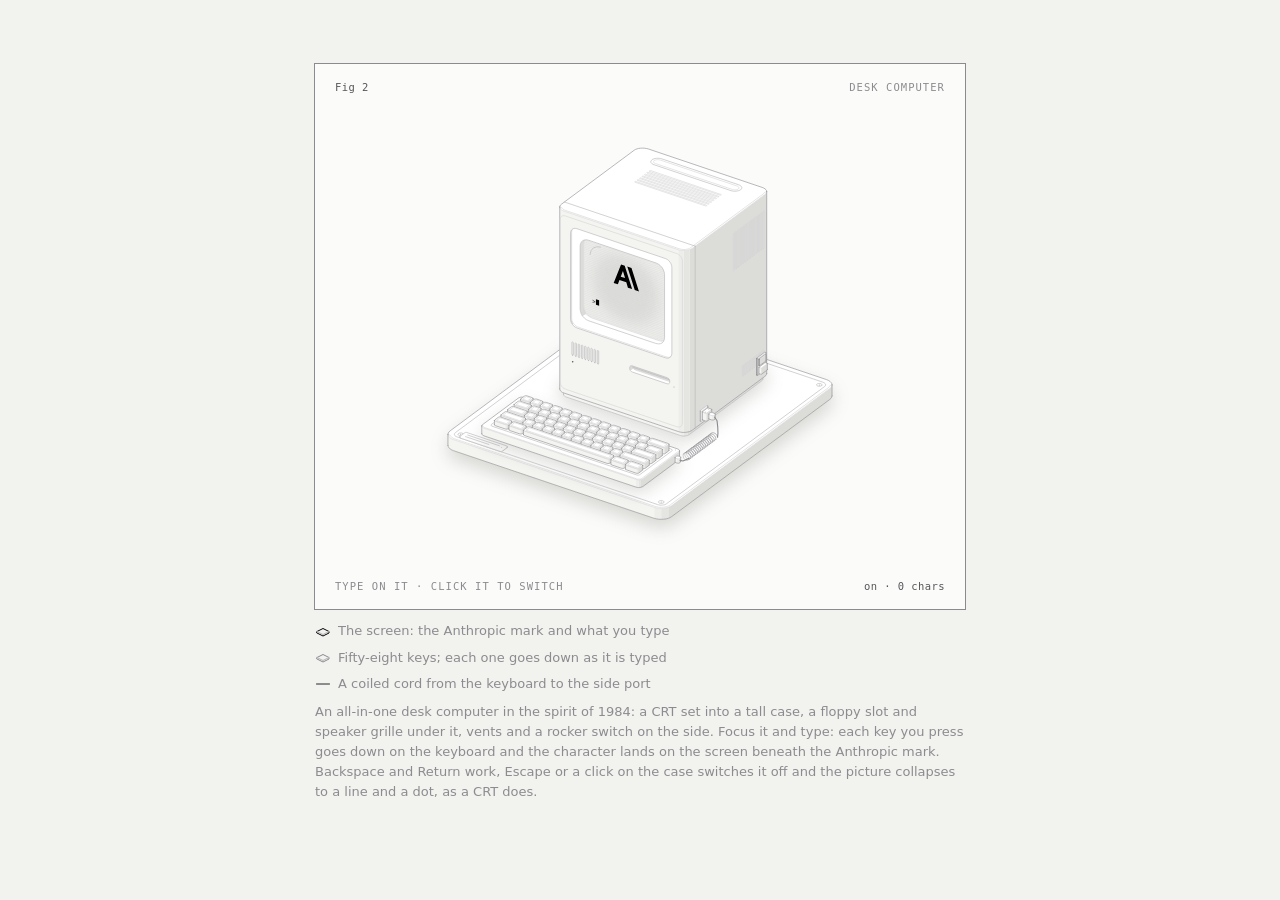
<file: .claude/skills/anatomy/examples/desk-computer/desk-computer-light.html>
<!doctype html><html lang="en"><head><meta charset="utf-8"><meta name="viewport" content="width=device-width, initial-scale=1"><title>Desk computer</title><style>
.iso{
  --anatomy-page:#0b0b0b;--anatomy-card:#131313;--anatomy-text:#a3a3a3;--anatomy-strong:#e6e6e6;--anatomy-muted:#6e6e6e;
  --anatomy-paper:#131313;--anatomy-face:#1b1b1b;--anatomy-top:#1c1c1c;
  --anatomy-shade-0:#0f0f0f;--anatomy-shade-1:#121212;--anatomy-shade-2:#151515;--anatomy-shade-3:#181818;
  --anatomy-lit-top:#262626;--anatomy-lit-shade:#1d1d1d;
  --anatomy-hi:#d4d4d4;--anatomy-mid:#6a6a6a;--anatomy-lo:#3e3e3e;--anatomy-faint:#2a2a2a;--anatomy-lit:#ffffff;
  --anatomy-halo:#050505;--anatomy-halo-opacity:.9;--anatomy-dot:#e6e6e6;
  --anatomy-red:#ff6b6b;--anatomy-green:#6be0a0;--anatomy-blue:#6b9bff;
  --anatomy-weight:.6px;--anatomy-ease:cubic-bezier(.32,.72,0,1);
  --anatomy-mono:ui-monospace,"SF Mono",Menlo,Consolas,monospace;
  --anatomy-lift:inset 0 1px 0 0 #ffffff0a,inset 0 0 0 1px #ffffff06,0 0 0 1px #00000026,0 1px 1px -.5px #00000014,0 3px 3px -1.5px #00000014,0 6px 6px -3px #00000014,0 12px 12px -6px #00000014;
}
.iso[data-theme="light"]{
  --anatomy-page:#f2f2ef;--anatomy-card:#fbfbfa;--anatomy-text:#57575a;--anatomy-strong:#18181a;--anatomy-muted:#8c8c90;
  --anatomy-paper:#fbfbfa;--anatomy-face:#ffffff;--anatomy-top:#ffffff;
  --anatomy-shade-0:#dcdcd9;--anatomy-shade-1:#e5e5e2;--anatomy-shade-2:#ededea;--anatomy-shade-3:#f4f4f1;
  --anatomy-lit-top:#ffffff;--anatomy-lit-shade:#eeeeeb;
  --anatomy-hi:#26262a;--anatomy-mid:#8a8a8f;--anatomy-lo:#b4b4b8;--anatomy-faint:#d4d4d6;--anatomy-lit:#000000;
  --anatomy-halo:#8a8a80;--anatomy-halo-opacity:.32;--anatomy-dot:#3a3a3e;
  --anatomy-red:#e5484d;--anatomy-green:#30a46c;--anatomy-blue:#3e63dd;
  --anatomy-lift:inset 0 1px 0 0 #ffffff,0 0 0 1px #0000000f,0 1px 1px -.5px #0000000a,0 3px 3px -1.5px #0000000a,0 6px 6px -3px #0000000a,0 12px 12px -6px #0000000a;
}
.iso-svg{display:block;width:100%;height:auto;overflow:visible}
.iso-svg path,.iso-svg circle{vector-effect:non-scaling-stroke}
.iso-fill{fill:var(--anatomy-paper);stroke:none}
.iso-solid[data-lit]>.iso-fill{fill:var(--anatomy-face)}
.iso-shade,.iso-top{stroke:none}
.iso-shade[data-shade="0"]{fill:var(--anatomy-shade-0)}
.iso-shade[data-shade="1"]{fill:var(--anatomy-shade-1)}
.iso-shade[data-shade="2"]{fill:var(--anatomy-shade-2)}
.iso-shade[data-shade="3"]{fill:var(--anatomy-shade-3)}
.iso-top{fill:var(--anatomy-top)}
.iso-solid[data-lit]>.iso-top{fill:var(--anatomy-lit-top)}
.iso-solid[data-lit]>.iso-shade{fill:var(--anatomy-lit-shade)}
.iso-solid[data-seamless]>.iso-shade,.iso-solid[data-seamless]>.iso-top{stroke-width:.4;stroke-linejoin:round}
.iso-solid[data-seamless]>.iso-shade[data-shade="0"]{stroke:var(--anatomy-shade-0)}
.iso-solid[data-seamless]>.iso-shade[data-shade="1"]{stroke:var(--anatomy-shade-1)}
.iso-solid[data-seamless]>.iso-shade[data-shade="2"]{stroke:var(--anatomy-shade-2)}
.iso-solid[data-seamless]>.iso-shade[data-shade="3"]{stroke:var(--anatomy-shade-3)}
.iso-solid[data-seamless]>.iso-top{stroke:var(--anatomy-top)}
.iso-solid[data-seamless][data-lit]>.iso-top{stroke:var(--anatomy-lit-top)}
.iso-solid[data-seamless][data-lit]>.iso-shade{stroke:var(--anatomy-lit-shade)}
.iso-solid[data-lit]>.iso-edge{stroke:var(--anatomy-lit)}
.iso-halo{fill:var(--anatomy-halo);stroke:none;filter:blur(9px);opacity:var(--anatomy-halo-opacity);transform:translateY(3px)}
.iso-line{fill:none;stroke:var(--anatomy-lo);stroke-width:var(--anatomy-weight);stroke-linecap:round;stroke-linejoin:round}
.iso-line[data-tone="hi"]{stroke:var(--anatomy-hi)}
.iso-line[data-tone="mid"]{stroke:var(--anatomy-mid)}
.iso-line[data-tone="lo"]{stroke:var(--anatomy-lo)}
.iso-line[data-tone="faint"]{stroke:var(--anatomy-faint)}
.iso-line[data-tone="lit"]{stroke:var(--anatomy-lit)}
.iso-line[data-tone="red"]{stroke:var(--anatomy-red)}
.iso-line[data-tone="green"]{stroke:var(--anatomy-green)}
.iso-line[data-tone="blue"]{stroke:var(--anatomy-blue)}
.iso-line[data-dotted]{stroke-dasharray:.01 3.5;stroke-width:1}
.iso-line[data-dashed]{stroke-dasharray:3 3}
.iso-line[data-flow]{stroke-dasharray:2 6}
.iso-wire-end{fill:var(--anatomy-paper);stroke:var(--anatomy-lo);stroke-width:var(--anatomy-weight)}
.iso-wire[data-tone="hi"] .iso-wire-end{stroke:var(--anatomy-hi)}
.iso-wire[data-tone="mid"] .iso-wire-end{stroke:var(--anatomy-mid)}
.iso-wire[data-tone="faint"] .iso-wire-end{stroke:var(--anatomy-faint)}
.iso-wire[data-tone="lit"] .iso-wire-end{stroke:var(--anatomy-lit)}
.iso-dots circle{fill:var(--anatomy-dot);stroke:none;opacity:.32}
.iso-dots[data-tone="hi"] circle{opacity:.85}
.iso-dots[data-tone="mid"] circle{opacity:.45}
.iso-dots[data-tone="lo"] circle{opacity:.22}
.iso-dots[data-tone="faint"] circle{opacity:.12}
.iso-face-text{fill:var(--anatomy-mid);font-family:var(--anatomy-mono);letter-spacing:.04em}
.iso-face-text[data-tone="hi"]{fill:var(--anatomy-hi)}
.iso-face-text[data-tone="lo"]{fill:var(--anatomy-lo)}
.iso-face-text[data-tone="faint"]{fill:var(--anatomy-faint)}
.tb-body{fill:var(--anatomy-shade-2);stroke:none}
.tb-shine{fill:var(--anatomy-top);stroke:none}
.tb-shade{fill:var(--anatomy-shade-0);stroke:none}
.tb-ring{fill:none;stroke:var(--anatomy-lo);stroke-width:.45;stroke-linecap:butt;stroke-linejoin:round}
.tb-ring[data-tone="mid"]{stroke:var(--anatomy-mid)}
.tb-ring[data-tone="faint"]{stroke:var(--anatomy-faint)}
.tb-ring[data-tone="hi"]{stroke:var(--anatomy-hi)}
@keyframes iso-flow{to{stroke-dashoffset:-32}}
@keyframes iso-pulse{0%,100%{opacity:.18}12%{opacity:1}40%{opacity:.18}}
.iso-line[data-flow]{animation:iso-flow 1600ms linear infinite}
.iso-dots circle[data-pulse]{animation:iso-pulse 1600ms steps(1,end) infinite;animation-delay:var(--pulse-at,0ms)}
.iso-figure{margin:32px 0 36px}
.iso-plate{position:relative;padding:52px 24px;border-radius:0;background:var(--anatomy-card);box-shadow:0 0 0 1px var(--anatomy-mid);--anatomy-paper:var(--anatomy-card)}
.iso-plate-corners{position:absolute;inset:18px 20px;pointer-events:none}
.iso-plate-corner{position:absolute;color:var(--anatomy-muted);font-family:var(--anatomy-mono);font-size:10.5px;line-height:1;letter-spacing:.04em;white-space:nowrap}
.iso-plate-corner[data-corner="fig"]{top:0;left:0;color:var(--anatomy-text)}
.iso-plate-corner[data-corner="title"]{top:0;right:0;text-transform:uppercase;letter-spacing:.1em}
.iso-plate-corner[data-corner="hint"]{bottom:0;left:0;text-transform:uppercase;letter-spacing:.1em}
.iso-plate-corner[data-corner="readout"]{right:0;bottom:0;color:var(--anatomy-text);font-variant-numeric:tabular-nums}
.iso-plate .iso-svg{margin:0 auto}
.iso-legend{display:grid;gap:8px;margin-top:12px;color:var(--anatomy-muted);font-size:13px;line-height:1.55}
.iso-keys{display:flex;flex-wrap:wrap;gap:6px 18px}
.iso-key{display:inline-flex;align-items:center;gap:7px}
.iso-swatch{width:16px;height:10px;flex:none;overflow:visible}
.iso-swatch path{fill:none;stroke:var(--anatomy-hi);stroke-width:1;vector-effect:non-scaling-stroke;stroke-linejoin:round;stroke-linecap:round}
.iso-swatch[data-mark="raised"] path,.iso-swatch[data-mark="flat"] path{stroke:var(--anatomy-mid)}
.iso-swatch[data-mark="lit"] path{stroke:var(--anatomy-lit)}
.iso-swatch[data-mark="dim"] path{stroke:var(--anatomy-lo)}
.iso-swatch[data-mark="dotted"] path{stroke-dasharray:.01 3;stroke-width:1.4}
.iso-swatch[data-mark="dashed"] path{stroke-dasharray:3 2.5}
.iso-swatch[data-mark="red"] path{stroke:var(--anatomy-red)}
.iso-swatch[data-mark="green"] path{stroke:var(--anatomy-green)}
.iso-swatch[data-mark="blue"] path{stroke:var(--anatomy-blue)}
.iso-swatch-crease{stroke:var(--anatomy-lo)!important}
@media (max-width:560px){.iso-plate{padding:48px 12px 70px}.iso-plate-corner[data-corner="hint"]{bottom:18px}}
@media (prefers-reduced-motion:reduce){.iso-line[data-flow],.iso-dots circle[data-pulse]{animation:none}}

*{box-sizing:border-box}
html{color-scheme:dark}
body[data-theme="light"]{color-scheme:light}
body{margin:0;background:var(--anatomy-page);color:var(--anatomy-text);font:14px/1.6 ui-sans-serif,system-ui,-apple-system,"Segoe UI",sans-serif;-webkit-font-smoothing:antialiased}
.iso-page{width:min(650px,100% - 32px);margin:64px auto 96px}
</style></head><body class="iso" data-theme="light"><main class="iso-page"><style>
.pc-well{fill:var(--anatomy-shade-1)}
.pc-bezel{fill:var(--anatomy-top)}
.pc-dark{fill:var(--anatomy-shade-0)}
.pc-glass{fill:var(--anatomy-shade-0);transition:fill .5s var(--anatomy-ease)}
.pc-glass[data-on]{fill:var(--anatomy-lit-shade)}
.pc-glow{fill:var(--anatomy-lit);opacity:.07;filter:blur(6px)}
.pc-scan{fill:none;stroke:var(--anatomy-faint);stroke-width:.5px;vector-effect:non-scaling-stroke;opacity:.7}
.pc-logo{fill:var(--anatomy-lit);fill-rule:evenodd}
.pc-text{fill:var(--anatomy-lit);font-family:var(--anatomy-mono);letter-spacing:.02em}
.pc-cursor{fill:var(--anatomy-lit);animation:pc-blink 1.06s steps(1,end) infinite}
.pc-beam{fill:none;stroke:var(--anatomy-lit);stroke-width:1.4px;vector-effect:non-scaling-stroke;stroke-linecap:round}
.pc-dot{fill:var(--anatomy-lit)}
.pc-cord{stroke-width:1.1px}
.pc-key,.pc-computer{cursor:pointer}
.pc-key[data-down] .iso-edge{stroke:var(--anatomy-hi)}
[data-part="led"]{transition:opacity .4s var(--anatomy-ease)}
@keyframes pc-blink{50%{opacity:0}}
@media (prefers-reduced-motion:reduce){.pc-cursor{animation:none}}
.pc-sr{position:absolute;width:1px;height:1px;overflow:hidden;clip-path:inset(50%);white-space:nowrap}
.iso-stage{touch-action:pan-y}
.iso-stage:focus{outline:none}
.iso-stage:focus-visible{outline:1px solid var(--anatomy-muted);outline-offset:6px}
</style><figure class="iso-figure"><div class="iso-plate"><div class="iso-plate-corners" aria-hidden="true"><span class="iso-plate-corner" data-corner="fig">Fig 2</span><span class="iso-plate-corner" data-corner="title">Desk computer</span><span class="iso-plate-corner" data-corner="hint">Type on it · click it to switch</span><span class="iso-plate-corner" data-corner="readout" data-readout>on · 0 chars</span></div><div class="iso-stage" tabindex="0" role="group" aria-label="Desk computer. Type to write on its screen; Escape switches the power."><svg xmlns="http://www.w3.org/2000/svg" class="iso-svg" viewBox="0 0 600 440" role="img" aria-label="An all-in-one desk computer in the spirit of 1984 on a bench plate: a tall case with a CRT set into its front showing the Anthropic mark and a typing prompt, a floppy slot and speaker grille below, vents and a rocker switch on the side, and a keyboard joined to a side port by a coiled cord."><path class="iso-halo" d="M108.6 322.8L108.9 321.5L109.6 320.3L110.8 319.3L268.3 202.5L269.9 201.5L271.8 200.8L274 200.2L276.4 199.8L278.9 199.7L281.4 199.8L283.7 200.2L285.9 200.8L485.8 268.2L487.7 269L489.3 269.9L490.4 271L491.1 272.2L491.4 273.5L491.4 284.5L491.1 285.7L490.4 286.9L489.2 288L331.7 404.7L330.1 405.7L328.2 406.5L326 407.1L323.6 407.4L321.1 407.5L318.6 407.4L316.3 407L314.1 406.5L114.2 339.1L112.3 338.3L110.7 337.3L109.6 336.2L108.9 335L108.6 333.8Z"/><g class="iso-solid"><path class="iso-fill" d="M274.1 226.2L274.1 225.2L274.7 224.2L275.6 223.4L276.9 222.6L278.5 222L280.3 221.6L282.2 221.4L284.2 221.4L286.1 221.7L287.9 222.2L289.4 222.8L290.6 223.6L291.4 224.5L291.8 225.5L291.8 227.2L291.7 228.2L291.2 229.2L290.3 230.1L289 230.8L287.4 231.4L285.6 231.8L283.6 232L281.7 232L279.7 231.7L278 231.3L276.5 230.6L275.3 229.8L274.5 228.9L274.1 228Z"/><path class="iso-shade" data-shade="0" d="M290.3 230.1L289 230.8L289 229.1L290.3 228.3ZM289 230.8L287.4 231.4L287.4 229.7L289 229.1ZM291.8 227.2L291.7 228.2L291.7 226.5L291.8 225.5ZM291.7 228.2L291.2 229.2L291.2 227.4L291.7 226.5ZM291.2 229.2L290.3 230.1L290.3 228.3L291.2 227.4Z"/><path class="iso-shade" data-shade="1" d="M287.4 231.4L285.6 231.8L285.6 230.1L287.4 229.7ZM285.6 231.8L283.6 232L283.6 230.3L285.6 230.1Z"/><path class="iso-shade" data-shade="2" d="M283.6 232L281.7 232L281.7 230.2L283.6 230.3ZM281.7 232L279.7 231.7L279.7 230L281.7 230.2ZM279.7 231.7L278 231.3L278 229.5L279.7 230Z"/><path class="iso-shade" data-shade="3" d="M278 231.3L276.5 230.6L276.5 228.9L278 229.5ZM276.5 230.6L275.3 229.8L275.3 228.1L276.5 228.9ZM275.3 229.8L274.5 228.9L274.5 227.2L275.3 228.1ZM274.5 228.9L274.1 228L274.1 226.2L274.5 227.2Z"/><path class="iso-top" d="M290.3 228.3L289 229.1L287.4 229.7L285.6 230.1L283.6 230.3L281.7 230.2L279.7 230L278 229.5L276.5 228.9L275.3 228.1L274.5 227.2L274.1 226.2L274.1 225.2L274.7 224.2L275.6 223.4L276.9 222.6L278.5 222L280.3 221.6L282.2 221.4L284.2 221.4L286.1 221.7L287.9 222.2L289.4 222.8L290.6 223.6L291.4 224.5L291.8 225.5L291.7 226.5L291.2 227.4Z"/><path class="iso-line iso-crease" data-tone="faint" d="M291.8 225.5L291.7 226.5L291.2 227.4L290.3 228.3L289 229.1L287.4 229.7L285.6 230.1L283.6 230.3L281.7 230.2L279.7 230L278 229.5L276.5 228.9L275.3 228.1L274.5 227.2L274.1 226.2"/><path class="iso-line iso-edge" data-tone="lo" d="M274.1 226.2L274.1 225.2L274.7 224.2L275.6 223.4L276.9 222.6L278.5 222L280.3 221.6L282.2 221.4L284.2 221.4L286.1 221.7L287.9 222.2L289.4 222.8L290.6 223.6L291.4 224.5L291.8 225.5M291.8 227.2L291.7 228.2L291.2 229.2L290.3 230.1L289 230.8L287.4 231.4L285.6 231.8L283.6 232L281.7 232L279.7 231.7L278 231.3L276.5 230.6L275.3 229.8L274.5 228.9L274.1 228M274.1 226.2L274.1 228M291.8 225.5L291.8 227.2"/></g><g class="iso-solid"><path class="iso-fill" d="M276.1 222.4L276.2 221.6L276.5 220.9L277.3 220.2L278.2 219.6L279.5 219.1L280.9 218.8L282.4 218.7L283.9 218.7L285.4 218.9L286.8 219.3L287.9 219.8L288.9 220.4L289.5 221.1L289.8 221.8L289.8 225.6L289.7 226.3L289.3 227.1L288.6 227.8L287.6 228.3L286.4 228.8L285 229.1L283.5 229.3L281.9 229.2L280.5 229L279.1 228.7L277.9 228.2L277 227.6L276.4 226.9L276.1 226.1Z"/><path class="iso-shade" data-shade="0" d="M288.6 227.8L287.6 228.3L287.6 224.6L288.6 224ZM287.6 228.3L286.4 228.8L286.4 225.1L287.6 224.6ZM289.8 225.6L289.7 226.3L289.7 222.6L289.8 221.8ZM289.7 226.3L289.3 227.1L289.3 223.3L289.7 222.6ZM289.3 227.1L288.6 227.8L288.6 224L289.3 223.3Z"/><path class="iso-shade" data-shade="1" d="M286.4 228.8L285 229.1L285 225.4L286.4 225.1ZM285 229.1L283.5 229.3L283.5 225.5L285 225.4Z"/><path class="iso-shade" data-shade="2" d="M283.5 229.3L281.9 229.2L281.9 225.5L283.5 225.5ZM281.9 229.2L280.5 229L280.5 225.3L281.9 225.5ZM280.5 229L279.1 228.7L279.1 224.9L280.5 225.3Z"/><path class="iso-shade" data-shade="3" d="M279.1 228.7L277.9 228.2L277.9 224.5L279.1 224.9ZM277.9 228.2L277 227.6L277 223.8L277.9 224.5ZM277 227.6L276.4 226.9L276.4 223.1L277 223.8ZM276.4 226.9L276.1 226.1L276.1 222.4L276.4 223.1Z"/><path class="iso-top" d="M288.6 224L287.6 224.6L286.4 225.1L285 225.4L283.5 225.5L281.9 225.5L280.5 225.3L279.1 224.9L277.9 224.5L277 223.8L276.4 223.1L276.1 222.4L276.2 221.6L276.5 220.9L277.3 220.2L278.2 219.6L279.5 219.1L280.9 218.8L282.4 218.7L283.9 218.7L285.4 218.9L286.8 219.3L287.9 219.8L288.9 220.4L289.5 221.1L289.8 221.8L289.7 222.6L289.3 223.3Z"/><path class="iso-line iso-crease" data-tone="faint" d="M289.8 221.8L289.7 222.6L289.3 223.3L288.6 224L287.6 224.6L286.4 225.1L285 225.4L283.5 225.5L281.9 225.5L280.5 225.3L279.1 224.9L277.9 224.5L277 223.8L276.4 223.1L276.1 222.4"/><path class="iso-line iso-edge" data-tone="mid" d="M276.1 222.4L276.2 221.6L276.5 220.9L277.3 220.2L278.2 219.6L279.5 219.1L280.9 218.8L282.4 218.7L283.9 218.7L285.4 218.9L286.8 219.3L287.9 219.8L288.9 220.4L289.5 221.1L289.8 221.8M289.8 225.6L289.7 226.3L289.3 227.1L288.6 227.8L287.6 228.3L286.4 228.8L285 229.1L283.5 229.3L281.9 229.2L280.5 229L279.1 228.7L277.9 228.2L277 227.6L276.4 226.9L276.1 226.1M276.1 222.4L276.1 226.1M289.8 221.8L289.8 225.6"/></g><g class="iso-solid"><path class="iso-fill" d="M448.7 285.1L448.8 284.1L449.3 283.1L450.2 282.2L451.5 281.5L453.1 280.9L454.9 280.5L456.8 280.3L458.8 280.3L460.7 280.6L462.5 281.1L464 281.7L465.2 282.5L466 283.4L466.4 284.4L466.4 286.1L466.3 287.1L465.8 288.1L464.9 289L463.6 289.7L462 290.3L460.2 290.7L458.3 290.9L456.3 290.9L454.3 290.6L452.6 290.2L451.1 289.5L449.9 288.7L449.1 287.8L448.7 286.8Z"/><path class="iso-shade" data-shade="0" d="M464.9 289L463.6 289.7L463.6 288L464.9 287.2ZM463.6 289.7L462 290.3L462 288.6L463.6 288ZM466.4 286.1L466.3 287.1L466.3 285.4L466.4 284.4ZM466.3 287.1L465.8 288.1L465.8 286.3L466.3 285.4ZM465.8 288.1L464.9 289L464.9 287.2L465.8 286.3Z"/><path class="iso-shade" data-shade="1" d="M462 290.3L460.2 290.7L460.2 289L462 288.6ZM460.2 290.7L458.3 290.9L458.3 289.2L460.2 289Z"/><path class="iso-shade" data-shade="2" d="M458.3 290.9L456.3 290.9L456.3 289.1L458.3 289.2ZM456.3 290.9L454.3 290.6L454.3 288.9L456.3 289.1ZM454.3 290.6L452.6 290.2L452.6 288.4L454.3 288.9Z"/><path class="iso-shade" data-shade="3" d="M452.6 290.2L451.1 289.5L451.1 287.8L452.6 288.4ZM451.1 289.5L449.9 288.7L449.9 287L451.1 287.8ZM449.9 288.7L449.1 287.8L449.1 286.1L449.9 287ZM449.1 287.8L448.7 286.8L448.7 285.1L449.1 286.1Z"/><path class="iso-top" d="M464.9 287.2L463.6 288L462 288.6L460.2 289L458.3 289.2L456.3 289.1L454.3 288.9L452.6 288.4L451.1 287.8L449.9 287L449.1 286.1L448.7 285.1L448.8 284.1L449.3 283.1L450.2 282.2L451.5 281.5L453.1 280.9L454.9 280.5L456.8 280.3L458.8 280.3L460.7 280.6L462.5 281.1L464 281.7L465.2 282.5L466 283.4L466.4 284.4L466.3 285.4L465.8 286.3Z"/><path class="iso-line iso-crease" data-tone="faint" d="M466.4 284.4L466.3 285.4L465.8 286.3L464.9 287.2L463.6 288L462 288.6L460.2 289L458.3 289.2L456.3 289.1L454.3 288.9L452.6 288.4L451.1 287.8L449.9 287L449.1 286.1L448.7 285.1"/><path class="iso-line iso-edge" data-tone="lo" d="M448.7 285.1L448.8 284.1L449.3 283.1L450.2 282.2L451.5 281.5L453.1 280.9L454.9 280.5L456.8 280.3L458.8 280.3L460.7 280.6L462.5 281.1L464 281.7L465.2 282.5L466 283.4L466.4 284.4M466.4 286.1L466.3 287.1L465.8 288.1L464.9 289L463.6 289.7L462 290.3L460.2 290.7L458.3 290.9L456.3 290.9L454.3 290.6L452.6 290.2L451.1 289.5L449.9 288.7L449.1 287.8L448.7 286.8M448.7 285.1L448.7 286.8M466.4 284.4L466.4 286.1"/></g><g class="iso-solid"><path class="iso-fill" d="M450.7 281.3L450.8 280.5L451.2 279.8L451.9 279.1L452.9 278.5L454.1 278L455.5 277.7L457 277.6L458.5 277.6L460 277.8L461.4 278.2L462.5 278.7L463.5 279.3L464.1 280L464.4 280.7L464.4 284.5L464.3 285.2L463.9 286L463.2 286.6L462.2 287.2L461 287.7L459.6 288L458.1 288.1L456.6 288.1L455.1 287.9L453.7 287.6L452.5 287.1L451.6 286.5L451 285.8L450.7 285Z"/><path class="iso-shade" data-shade="0" d="M463.2 286.6L462.2 287.2L462.2 283.5L463.2 282.9ZM462.2 287.2L461 287.7L461 284L462.2 283.5ZM464.4 284.5L464.3 285.2L464.3 281.5L464.4 280.7ZM464.3 285.2L463.9 286L463.9 282.2L464.3 281.5ZM463.9 286L463.2 286.6L463.2 282.9L463.9 282.2Z"/><path class="iso-shade" data-shade="1" d="M461 287.7L459.6 288L459.6 284.3L461 284ZM459.6 288L458.1 288.1L458.1 284.4L459.6 284.3Z"/><path class="iso-shade" data-shade="2" d="M458.1 288.1L456.6 288.1L456.6 284.4L458.1 284.4ZM456.6 288.1L455.1 287.9L455.1 284.2L456.6 284.4ZM455.1 287.9L453.7 287.6L453.7 283.8L455.1 284.2Z"/><path class="iso-shade" data-shade="3" d="M453.7 287.6L452.5 287.1L452.5 283.3L453.7 283.8ZM452.5 287.1L451.6 286.5L451.6 282.7L452.5 283.3ZM451.6 286.5L451 285.8L451 282L451.6 282.7ZM451 285.8L450.7 285L450.7 281.3L451 282Z"/><path class="iso-top" d="M463.2 282.9L462.2 283.5L461 284L459.6 284.3L458.1 284.4L456.6 284.4L455.1 284.2L453.7 283.8L452.5 283.3L451.6 282.7L451 282L450.7 281.3L450.8 280.5L451.2 279.8L451.9 279.1L452.9 278.5L454.1 278L455.5 277.7L457 277.6L458.5 277.6L460 277.8L461.4 278.2L462.5 278.7L463.5 279.3L464.1 280L464.4 280.7L464.3 281.5L463.9 282.2Z"/><path class="iso-line iso-crease" data-tone="faint" d="M464.4 280.7L464.3 281.5L463.9 282.2L463.2 282.9L462.2 283.5L461 284L459.6 284.3L458.1 284.4L456.6 284.4L455.1 284.2L453.7 283.8L452.5 283.3L451.6 282.7L451 282L450.7 281.3"/><path class="iso-line iso-edge" data-tone="mid" d="M450.7 281.3L450.8 280.5L451.2 279.8L451.9 279.1L452.9 278.5L454.1 278L455.5 277.7L457 277.6L458.5 277.6L460 277.8L461.4 278.2L462.5 278.7L463.5 279.3L464.1 280L464.4 280.7M464.4 284.5L464.3 285.2L463.9 286L463.2 286.6L462.2 287.2L461 287.7L459.6 288L458.1 288.1L456.6 288.1L455.1 287.9L453.7 287.6L452.5 287.1L451.6 286.5L451 285.8L450.7 285M450.7 281.3L450.7 285M464.4 280.7L464.4 284.5"/></g><g class="iso-solid"><path class="iso-fill" d="M133.6 330.3L133.7 329.3L134.2 328.4L135.1 327.5L136.4 326.7L138 326.1L139.8 325.7L141.7 325.6L143.7 325.6L145.7 325.8L147.4 326.3L148.9 326.9L150.1 327.7L150.9 328.6L151.3 329.6L151.3 331.4L151.2 332.4L150.7 333.3L149.8 334.2L148.5 335L146.9 335.6L145.1 336L143.2 336.2L141.2 336.1L139.3 335.9L137.5 335.4L136 334.8L134.8 334L134 333.1L133.6 332.1Z"/><path class="iso-shade" data-shade="0" d="M149.8 334.2L148.5 335L148.5 333.2L149.8 332.5ZM148.5 335L146.9 335.6L146.9 333.8L148.5 333.2ZM151.3 331.4L151.2 332.4L151.2 330.6L151.3 329.6ZM151.2 332.4L150.7 333.3L150.7 331.6L151.2 330.6ZM150.7 333.3L149.8 334.2L149.8 332.5L150.7 331.6Z"/><path class="iso-shade" data-shade="1" d="M146.9 335.6L145.1 336L145.1 334.2L146.9 333.8ZM145.1 336L143.2 336.2L143.2 334.4L145.1 334.2Z"/><path class="iso-shade" data-shade="2" d="M143.2 336.2L141.2 336.1L141.2 334.4L143.2 334.4ZM141.2 336.1L139.3 335.9L139.3 334.1L141.2 334.4ZM139.3 335.9L137.5 335.4L137.5 333.7L139.3 334.1Z"/><path class="iso-shade" data-shade="3" d="M137.5 335.4L136 334.8L136 333L137.5 333.7ZM136 334.8L134.8 334L134.8 332.2L136 333ZM134.8 334L134 333.1L134 331.3L134.8 332.2ZM134 333.1L133.6 332.1L133.6 330.3L134 331.3Z"/><path class="iso-top" d="M149.8 332.5L148.5 333.2L146.9 333.8L145.1 334.2L143.2 334.4L141.2 334.4L139.3 334.1L137.5 333.7L136 333L134.8 332.2L134 331.3L133.6 330.3L133.7 329.3L134.2 328.4L135.1 327.5L136.4 326.7L138 326.1L139.8 325.7L141.7 325.6L143.7 325.6L145.7 325.8L147.4 326.3L148.9 326.9L150.1 327.7L150.9 328.6L151.3 329.6L151.2 330.6L150.7 331.6Z"/><path class="iso-line iso-crease" data-tone="faint" d="M151.3 329.6L151.2 330.6L150.7 331.6L149.8 332.5L148.5 333.2L146.9 333.8L145.1 334.2L143.2 334.4L141.2 334.4L139.3 334.1L137.5 333.7L136 333L134.8 332.2L134 331.3L133.6 330.3"/><path class="iso-line iso-edge" data-tone="lo" d="M133.6 330.3L133.7 329.3L134.2 328.4L135.1 327.5L136.4 326.7L138 326.1L139.8 325.7L141.7 325.6L143.7 325.6L145.7 325.8L147.4 326.3L148.9 326.9L150.1 327.7L150.9 328.6L151.3 329.6M151.3 331.4L151.2 332.4L150.7 333.3L149.8 334.2L148.5 335L146.9 335.6L145.1 336L143.2 336.2L141.2 336.1L139.3 335.9L137.5 335.4L136 334.8L134.8 334L134 333.1L133.6 332.1M133.6 330.3L133.6 332.1M151.3 329.6L151.3 331.4"/></g><g class="iso-solid"><path class="iso-fill" d="M135.6 326.5L135.7 325.7L136.1 325L136.8 324.3L137.8 323.7L139 323.3L140.4 323L141.9 322.8L143.4 322.9L144.9 323L146.3 323.4L147.5 323.9L148.4 324.5L149 325.2L149.3 326L149.3 329.7L149.2 330.5L148.8 331.2L148.1 331.9L147.1 332.5L145.9 332.9L144.5 333.2L143 333.4L141.5 333.4L140 333.2L138.6 332.8L137.5 332.3L136.5 331.7L135.9 331L135.6 330.3Z"/><path class="iso-shade" data-shade="0" d="M148.1 331.9L147.1 332.5L147.1 328.7L148.1 328.2ZM147.1 332.5L145.9 332.9L145.9 329.2L147.1 328.7ZM149.3 329.7L149.2 330.5L149.2 326.7L149.3 326ZM149.2 330.5L148.8 331.2L148.8 327.5L149.2 326.7ZM148.8 331.2L148.1 331.9L148.1 328.2L148.8 327.5Z"/><path class="iso-shade" data-shade="1" d="M145.9 332.9L144.5 333.2L144.5 329.5L145.9 329.2ZM144.5 333.2L143 333.4L143 329.7L144.5 329.5Z"/><path class="iso-shade" data-shade="2" d="M143 333.4L141.5 333.4L141.5 329.6L143 329.7ZM141.5 333.4L140 333.2L140 329.4L141.5 329.6ZM140 333.2L138.6 332.8L138.6 329.1L140 329.4Z"/><path class="iso-shade" data-shade="3" d="M138.6 332.8L137.5 332.3L137.5 328.6L138.6 329.1ZM137.5 332.3L136.5 331.7L136.5 328L137.5 328.6ZM136.5 331.7L135.9 331L135.9 327.3L136.5 328ZM135.9 331L135.6 330.3L135.6 326.5L135.9 327.3Z"/><path class="iso-top" d="M148.1 328.2L147.1 328.7L145.9 329.2L144.5 329.5L143 329.7L141.5 329.6L140 329.4L138.6 329.1L137.5 328.6L136.5 328L135.9 327.3L135.6 326.5L135.7 325.7L136.1 325L136.8 324.3L137.8 323.7L139 323.3L140.4 323L141.9 322.8L143.4 322.9L144.9 323L146.3 323.4L147.5 323.9L148.4 324.5L149 325.2L149.3 326L149.2 326.7L148.8 327.5Z"/><path class="iso-line iso-crease" data-tone="faint" d="M149.3 326L149.2 326.7L148.8 327.5L148.1 328.2L147.1 328.7L145.9 329.2L144.5 329.5L143 329.7L141.5 329.6L140 329.4L138.6 329.1L137.5 328.6L136.5 328L135.9 327.3L135.6 326.5"/><path class="iso-line iso-edge" data-tone="mid" d="M135.6 326.5L135.7 325.7L136.1 325L136.8 324.3L137.8 323.7L139 323.3L140.4 323L141.9 322.8L143.4 322.9L144.9 323L146.3 323.4L147.5 323.9L148.4 324.5L149 325.2L149.3 326M149.3 329.7L149.2 330.5L148.8 331.2L148.1 331.9L147.1 332.5L145.9 332.9L144.5 333.2L143 333.4L141.5 333.4L140 333.2L138.6 332.8L137.5 332.3L136.5 331.7L135.9 331L135.6 330.3M135.6 326.5L135.6 330.3M149.3 326L149.3 329.7"/></g><g class="iso-solid"><path class="iso-fill" d="M308.2 389.2L308.3 388.2L308.8 387.3L309.7 386.4L311 385.6L312.6 385L314.4 384.6L316.4 384.4L318.3 384.5L320.3 384.7L322 385.2L323.5 385.8L324.7 386.6L325.5 387.5L325.9 388.5L325.9 390.3L325.9 391.3L325.3 392.2L324.4 393.1L323.1 393.9L321.5 394.5L319.7 394.9L317.8 395.1L315.8 395L313.9 394.8L312.1 394.3L310.6 393.7L309.4 392.9L308.6 392L308.2 391Z"/><path class="iso-shade" data-shade="0" d="M324.4 393.1L323.1 393.9L323.1 392.1L324.4 391.4ZM323.1 393.9L321.5 394.5L321.5 392.7L323.1 392.1ZM325.9 390.3L325.9 391.3L325.9 389.5L325.9 388.5ZM325.9 391.3L325.3 392.2L325.3 390.5L325.9 389.5ZM325.3 392.2L324.4 393.1L324.4 391.4L325.3 390.5Z"/><path class="iso-shade" data-shade="1" d="M321.5 394.5L319.7 394.9L319.7 393.1L321.5 392.7ZM319.7 394.9L317.8 395.1L317.8 393.3L319.7 393.1Z"/><path class="iso-shade" data-shade="2" d="M317.8 395.1L315.8 395L315.8 393.3L317.8 393.3ZM315.8 395L313.9 394.8L313.9 393L315.8 393.3ZM313.9 394.8L312.1 394.3L312.1 392.5L313.9 393Z"/><path class="iso-shade" data-shade="3" d="M312.1 394.3L310.6 393.7L310.6 391.9L312.1 392.5ZM310.6 393.7L309.4 392.9L309.4 391.1L310.6 391.9ZM309.4 392.9L308.6 392L308.6 390.2L309.4 391.1ZM308.6 392L308.2 391L308.2 389.2L308.6 390.2Z"/><path class="iso-top" d="M324.4 391.4L323.1 392.1L321.5 392.7L319.7 393.1L317.8 393.3L315.8 393.3L313.9 393L312.1 392.5L310.6 391.9L309.4 391.1L308.6 390.2L308.2 389.2L308.3 388.2L308.8 387.3L309.7 386.4L311 385.6L312.6 385L314.4 384.6L316.4 384.4L318.3 384.5L320.3 384.7L322 385.2L323.5 385.8L324.7 386.6L325.5 387.5L325.9 388.5L325.9 389.5L325.3 390.5Z"/><path class="iso-line iso-crease" data-tone="faint" d="M325.9 388.5L325.9 389.5L325.3 390.5L324.4 391.4L323.1 392.1L321.5 392.7L319.7 393.1L317.8 393.3L315.8 393.3L313.9 393L312.1 392.5L310.6 391.9L309.4 391.1L308.6 390.2L308.2 389.2"/><path class="iso-line iso-edge" data-tone="lo" d="M308.2 389.2L308.3 388.2L308.8 387.3L309.7 386.4L311 385.6L312.6 385L314.4 384.6L316.4 384.4L318.3 384.5L320.3 384.7L322 385.2L323.5 385.8L324.7 386.6L325.5 387.5L325.9 388.5M325.9 390.3L325.9 391.3L325.3 392.2L324.4 393.1L323.1 393.9L321.5 394.5L319.7 394.9L317.8 395.1L315.8 395L313.9 394.8L312.1 394.3L310.6 393.7L309.4 392.9L308.6 392L308.2 391M308.2 389.2L308.2 391M325.9 388.5L325.9 390.3"/></g><g class="iso-solid"><path class="iso-fill" d="M310.2 385.4L310.3 384.6L310.7 383.9L311.4 383.2L312.4 382.6L313.6 382.2L315 381.9L316.5 381.7L318.1 381.7L319.5 381.9L320.9 382.3L322.1 382.8L323 383.4L323.6 384.1L323.9 384.9L323.9 388.6L323.8 389.4L323.5 390.1L322.7 390.8L321.8 391.4L320.5 391.8L319.1 392.1L317.6 392.3L316.1 392.3L314.6 392.1L313.2 391.7L312.1 391.2L311.1 390.6L310.5 389.9L310.2 389.1Z"/><path class="iso-shade" data-shade="0" d="M322.7 390.8L321.8 391.4L321.8 387.6L322.7 387ZM321.8 391.4L320.5 391.8L320.5 388.1L321.8 387.6ZM323.9 388.6L323.8 389.4L323.8 385.6L323.9 384.9ZM323.8 389.4L323.5 390.1L323.5 386.4L323.8 385.6ZM323.5 390.1L322.7 390.8L322.7 387L323.5 386.4Z"/><path class="iso-shade" data-shade="1" d="M320.5 391.8L319.1 392.1L319.1 388.4L320.5 388.1ZM319.1 392.1L317.6 392.3L317.6 388.5L319.1 388.4Z"/><path class="iso-shade" data-shade="2" d="M317.6 392.3L316.1 392.3L316.1 388.5L317.6 388.5ZM316.1 392.3L314.6 392.1L314.6 388.3L316.1 388.5ZM314.6 392.1L313.2 391.7L313.2 388L314.6 388.3Z"/><path class="iso-shade" data-shade="3" d="M313.2 391.7L312.1 391.2L312.1 387.5L313.2 388ZM312.1 391.2L311.1 390.6L311.1 386.9L312.1 387.5ZM311.1 390.6L310.5 389.9L310.5 386.2L311.1 386.9ZM310.5 389.9L310.2 389.1L310.2 385.4L310.5 386.2Z"/><path class="iso-top" d="M322.7 387L321.8 387.6L320.5 388.1L319.1 388.4L317.6 388.5L316.1 388.5L314.6 388.3L313.2 388L312.1 387.5L311.1 386.9L310.5 386.2L310.2 385.4L310.3 384.6L310.7 383.9L311.4 383.2L312.4 382.6L313.6 382.2L315 381.9L316.5 381.7L318.1 381.7L319.5 381.9L320.9 382.3L322.1 382.8L323 383.4L323.6 384.1L323.9 384.9L323.8 385.6L323.5 386.4Z"/><path class="iso-line iso-crease" data-tone="faint" d="M323.9 384.9L323.8 385.6L323.5 386.4L322.7 387L321.8 387.6L320.5 388.1L319.1 388.4L317.6 388.5L316.1 388.5L314.6 388.3L313.2 388L312.1 387.5L311.1 386.9L310.5 386.2L310.2 385.4"/><path class="iso-line iso-edge" data-tone="mid" d="M310.2 385.4L310.3 384.6L310.7 383.9L311.4 383.2L312.4 382.6L313.6 382.2L315 381.9L316.5 381.7L318.1 381.7L319.5 381.9L320.9 382.3L322.1 382.8L323 383.4L323.6 384.1L323.9 384.9M323.9 388.6L323.8 389.4L323.5 390.1L322.7 390.8L321.8 391.4L320.5 391.8L319.1 392.1L317.6 392.3L316.1 392.3L314.6 392.1L313.2 391.7L312.1 391.2L311.1 390.6L310.5 389.9L310.2 389.1M310.2 385.4L310.2 389.1M323.9 384.9L323.9 388.6"/></g><g class="iso-solid"><path class="iso-fill" d="M108.6 317.3L108.9 316L109.6 314.9L110.8 313.8L268.3 197L269.9 196L271.8 195.3L274 194.7L276.4 194.3L278.9 194.2L281.4 194.3L283.7 194.7L285.9 195.3L485.8 262.7L487.7 263.5L489.3 264.5L490.4 265.6L491.1 266.7L491.4 268L491.4 279L491.1 280.2L490.4 281.4L489.2 282.5L331.7 399.2L330.1 400.2L328.2 401L326 401.6L323.6 401.9L321.1 402L318.6 401.9L316.3 401.5L314.1 401L114.2 333.6L112.3 332.8L110.7 331.8L109.6 330.7L108.9 329.5L108.6 328.3Z"/><path class="iso-shade" data-shade="0" d="M491.4 279L491.1 280.2L491.1 269.2L491.4 268ZM491.1 280.2L490.4 281.4L490.4 270.4L491.1 269.2ZM490.4 281.4L489.2 282.5L489.2 271.5L490.4 270.4ZM489.2 282.5L331.7 399.2L331.7 388.3L489.2 271.5ZM331.7 399.2L330.1 400.2L330.1 389.2L331.7 388.3ZM330.1 400.2L328.2 401L328.2 390L330.1 389.2Z"/><path class="iso-shade" data-shade="1" d="M328.2 401L326 401.6L326 390.6L328.2 390ZM326 401.6L323.6 401.9L323.6 390.9L326 390.6ZM323.6 401.9L321.1 402L321.1 391.1L323.6 390.9Z"/><path class="iso-shade" data-shade="2" d="M321.1 402L318.6 401.9L318.6 390.9L321.1 391.1ZM318.6 401.9L316.3 401.5L316.3 390.6L318.6 390.9ZM316.3 401.5L314.1 401L314.1 390L316.3 390.6Z"/><path class="iso-shade" data-shade="3" d="M314.1 401L114.2 333.6L114.2 322.6L314.1 390ZM114.2 333.6L112.3 332.8L112.3 321.8L114.2 322.6ZM112.3 332.8L110.7 331.8L110.7 320.8L112.3 321.8ZM110.7 331.8L109.6 330.7L109.6 319.7L110.7 320.8ZM109.6 330.7L108.9 329.5L108.9 318.5L109.6 319.7ZM108.9 329.5L108.6 328.3L108.6 317.3L108.9 318.5Z"/><path class="iso-top" d="M485.8 262.7L487.7 263.5L489.3 264.5L490.4 265.6L491.1 266.7L491.4 268L491.1 269.2L490.4 270.4L489.2 271.5L331.7 388.3L330.1 389.2L328.2 390L326 390.6L323.6 390.9L321.1 391.1L318.6 390.9L316.3 390.6L314.1 390L114.2 322.6L112.3 321.8L110.7 320.8L109.6 319.7L108.9 318.5L108.6 317.3L108.9 316L109.6 314.9L110.8 313.8L268.3 197L269.9 196L271.8 195.3L274 194.7L276.4 194.3L278.9 194.2L281.4 194.3L283.7 194.7L285.9 195.3Z"/><path class="iso-line iso-crease" data-tone="faint" d="M491.4 268L491.1 269.2L490.4 270.4L489.2 271.5L331.7 388.3L330.1 389.2L328.2 390L326 390.6L323.6 390.9L321.1 391.1L318.6 390.9L316.3 390.6L314.1 390L114.2 322.6L112.3 321.8L110.7 320.8L109.6 319.7L108.9 318.5L108.6 317.3"/><path class="iso-line iso-bevel" data-tone="faint" d="M491.4 268L489.1 269L488.5 270L487.5 271L330.1 387.7L328.7 388.5L327.1 389.2L325.2 389.6L323.2 389.9L321.1 390L319 389.9L317.1 389.6L315.1 389.1L115.4 321.8L113.7 321.1L112.4 320.3L111.5 319.3L110.9 318.3L108.6 317.3"/><path class="iso-line iso-edge" data-tone="mid" d="M108.6 317.3L108.9 316L109.6 314.9L110.8 313.8L268.3 197L269.9 196L271.8 195.3L274 194.7L276.4 194.3L278.9 194.2L281.4 194.3L283.7 194.7L285.9 195.3L485.8 262.7L487.7 263.5L489.3 264.5L490.4 265.6L491.1 266.7L491.4 268M491.4 279L491.1 280.2L490.4 281.4L489.2 282.5L331.7 399.2L330.1 400.2L328.2 401L326 401.6L323.6 401.9L321.1 402L318.6 401.9L316.3 401.5L314.1 401L114.2 333.6L112.3 332.8L110.7 331.8L109.6 330.7L108.9 329.5L108.6 328.3M491.4 268L491.4 279M108.6 317.3L108.6 328.3"/></g><path class="iso-line" data-tone="lo" d="M482.2 265.3L483.2 265.7L484 266.2L484.6 266.8L484.9 267.3L485 268L484.9 268.6L484.5 269.2L483.9 269.7L326.4 386.5L325.6 387L324.7 387.4L323.6 387.6L322.4 387.8L321.1 387.9L319.9 387.8L318.7 387.6L317.6 387.3L117.8 319.9L116.8 319.5L116 319.1L115.4 318.5L115.1 317.9L115 317.3L115.1 316.7L115.5 316.1L116.1 315.5L273.6 198.8L274.4 198.3L275.3 197.9L276.4 197.6L277.6 197.4L278.9 197.4L280.1 197.4L281.3 197.6L282.4 197.9Z"/><path class="iso-line" data-tone="lo" d="M281.1 201.3L280.4 201.7L279.4 201.9L278.3 201.9L277.3 201.7L276.5 201.3L276.1 200.8L276.1 200.3L276.5 199.8L277.3 199.4L278.3 199.2L279.4 199.2L280.4 199.4L281.2 199.8L281.6 200.3L281.6 200.8ZM481 268.7L480.2 269.1L479.2 269.3L478.1 269.3L477.1 269.1L476.4 268.7L475.9 268.2L475.9 267.7L476.4 267.2L477.1 266.8L478.1 266.6L479.2 266.6L480.2 266.8L481 267.2L481.4 267.7L481.4 268.2ZM123.6 318.1L122.9 318.5L121.9 318.7L120.8 318.7L119.8 318.5L119 318.1L118.6 317.6L118.6 317L119 316.5L119.8 316.1L120.8 315.9L121.9 315.9L122.9 316.2L123.6 316.5L124.1 317L124.1 317.6ZM323.5 385.5L322.7 385.9L321.7 386.1L320.6 386.1L319.6 385.9L318.8 385.5L318.4 385L318.4 384.4L318.9 383.9L319.6 383.5L320.6 383.3L321.7 383.3L322.7 383.6L323.5 383.9L323.9 384.4L323.9 385Z"/><g class="iso-dots" data-tone="mid"><circle cx="278.8" cy="200.6" r="0.5"/><circle cx="478.7" cy="268" r="0.5"/><circle cx="121.3" cy="317.3" r="0.5"/><circle cx="321.2" cy="384.7" r="0.5"/></g><g class="iso-solid"><path class="iso-fill" d="M120.5 319.5L120.7 319.1L125.4 315.7L126 315.4L126.8 315.3L127.5 315.5L167.1 328.8L167.6 329.1L167.7 329.5L167.7 330.4L167.5 330.7L162.8 334.2L162.2 334.5L161.4 334.5L160.7 334.4L121.1 321.1L120.6 320.8L120.5 320.4Z"/><path class="iso-shade" data-shade="0" d="M167.7 330.4L167.5 330.7L167.5 329.9L167.7 329.5ZM167.5 330.7L162.8 334.2L162.8 333.3L167.5 329.9ZM162.8 334.2L162.2 334.5L162.2 333.6L162.8 333.3Z"/><path class="iso-shade" data-shade="1" d="M162.2 334.5L161.4 334.5L161.4 333.7L162.2 333.6Z"/><path class="iso-shade" data-shade="2" d="M161.4 334.5L160.7 334.4L160.7 333.5L161.4 333.7Z"/><path class="iso-shade" data-shade="3" d="M160.7 334.4L121.1 321.1L121.1 320.2L160.7 333.5ZM121.1 321.1L120.6 320.8L120.6 319.9L121.1 320.2ZM120.6 320.8L120.5 320.4L120.5 319.5L120.6 319.9Z"/><path class="iso-top" d="M167.1 328.8L167.6 329.1L167.7 329.5L167.5 329.9L162.8 333.3L162.2 333.6L161.4 333.7L160.7 333.5L121.1 320.2L120.6 319.9L120.5 319.5L120.7 319.1L125.4 315.7L126 315.4L126.8 315.3L127.5 315.5Z"/><path class="iso-line iso-edge" data-tone="lo" d="M120.5 319.5L120.7 319.1L125.4 315.7L126 315.4L126.8 315.3L127.5 315.5L167.1 328.8L167.6 329.1L167.7 329.5M167.7 330.4L167.5 330.7L162.8 334.2L162.2 334.5L161.4 334.5L160.7 334.4L121.1 321.1L120.6 320.8L120.5 320.4M167.7 329.5L167.7 330.4M120.5 319.5L120.5 320.4"/></g><path class="iso-line" data-tone="lo" data-free="" d="M128.3 318L159.9 328.7M126.2 319.6L149.4 327.4"/><g class="iso-dots" data-tone="mid"><circle cx="162" cy="330.5" r="0.45"/></g><g class="pc-computer" data-part="computer"><path class="iso-halo" d="M220 268.7L220.2 267.7L220.8 266.7L221.7 265.9L294.1 212.2L295.4 211.4L296.9 210.8L298.7 210.4L300.6 210.1L302.5 210L304.5 210.1L306.4 210.4L308.2 210.8L421.8 249.2L423.3 249.8L424.6 250.6L425.5 251.4L426.1 252.4L426.3 253.4L426.3 262.2L426.1 263.2L425.5 264.1L424.5 265L352.2 318.6L350.9 319.4L349.3 320L347.6 320.5L345.7 320.8L343.7 320.9L341.7 320.8L339.8 320.5L338.1 320L224.5 281.7L222.9 281.1L221.7 280.3L220.7 279.4L220.2 278.5L220 277.5Z"/><g class="iso-solid"><path class="iso-fill" d="M223.8 272L223.9 271.4L224.3 270.8L224.9 270.2L297.2 216.6L298 216.1L299 215.7L300.1 215.4L301.3 215.2L302.5 215.2L303.8 215.2L305 215.4L306.1 215.7L419.7 254L420.6 254.4L421.4 254.9L422 255.5L422.3 256.1L422.4 256.7L422.4 262.2L422.3 262.8L422 263.4L421.4 263.9L349 317.6L348.2 318.1L347.2 318.4L346.1 318.7L344.9 318.9L343.7 319L342.5 318.9L341.3 318.7L340.2 318.4L226.6 280.1L225.6 279.7L224.8 279.2L224.3 278.7L223.9 278.1L223.8 277.5Z"/><path class="iso-shade" data-shade="0" d="M422.4 262.2L422.3 262.8L422.3 257.3L422.4 256.7ZM422.3 262.8L422 263.4L422 257.9L422.3 257.3ZM422 263.4L421.4 263.9L421.4 258.4L422 257.9ZM421.4 263.9L349 317.6L349 312.1L421.4 258.4ZM349 317.6L348.2 318.1L348.2 312.6L349 312.1ZM348.2 318.1L347.2 318.4L347.2 313L348.2 312.6Z"/><path class="iso-shade" data-shade="1" d="M347.2 318.4L346.1 318.7L346.1 313.2L347.2 313ZM346.1 318.7L344.9 318.9L344.9 313.4L346.1 313.2ZM344.9 318.9L343.7 319L343.7 313.5L344.9 313.4Z"/><path class="iso-shade" data-shade="2" d="M343.7 319L342.5 318.9L342.5 313.4L343.7 313.5ZM342.5 318.9L341.3 318.7L341.3 313.2L342.5 313.4ZM341.3 318.7L340.2 318.4L340.2 312.9L341.3 313.2Z"/><path class="iso-shade" data-shade="3" d="M340.2 318.4L226.6 280.1L226.6 274.6L340.2 312.9ZM226.6 280.1L225.6 279.7L225.6 274.2L226.6 274.6ZM225.6 279.7L224.8 279.2L224.8 273.7L225.6 274.2ZM224.8 279.2L224.3 278.7L224.3 273.2L224.8 273.7ZM224.3 278.7L223.9 278.1L223.9 272.6L224.3 273.2ZM223.9 278.1L223.8 277.5L223.8 272L223.9 272.6Z"/><path class="iso-top" d="M419.7 254L420.6 254.4L421.4 254.9L422 255.5L422.3 256.1L422.4 256.7L422.3 257.3L422 257.9L421.4 258.4L349 312.1L348.2 312.6L347.2 313L346.1 313.2L344.9 313.4L343.7 313.5L342.5 313.4L341.3 313.2L340.2 312.9L226.6 274.6L225.6 274.2L224.8 273.7L224.3 273.2L223.9 272.6L223.8 272L223.9 271.4L224.3 270.8L224.9 270.2L297.2 216.6L298 216.1L299 215.7L300.1 215.4L301.3 215.2L302.5 215.2L303.8 215.2L305 215.4L306.1 215.7Z"/><path class="iso-line iso-crease" data-tone="faint" d="M422.4 256.7L422.3 257.3L422 257.9L421.4 258.4L349 312.1L348.2 312.6L347.2 313L346.1 313.2L344.9 313.4L343.7 313.5L342.5 313.4L341.3 313.2L340.2 312.9L226.6 274.6L225.6 274.2L224.8 273.7L224.3 273.2L223.9 272.6L223.8 272"/><path class="iso-line iso-edge" data-tone="lo" d="M223.8 272L223.9 271.4L224.3 270.8L224.9 270.2L297.2 216.6L298 216.1L299 215.7L300.1 215.4L301.3 215.2L302.5 215.2L303.8 215.2L305 215.4L306.1 215.7L419.7 254L420.6 254.4L421.4 254.9L422 255.5L422.3 256.1L422.4 256.7M422.4 262.2L422.3 262.8L422 263.4L421.4 263.9L349 317.6L348.2 318.1L347.2 318.4L346.1 318.7L344.9 318.9L343.7 319L342.5 318.9L341.3 318.7L340.2 318.4L226.6 280.1L225.6 279.7L224.8 279.2L224.3 278.7L223.9 278.1L223.8 277.5M422.4 256.7L422.4 262.2M223.8 272L223.8 277.5"/></g><g class="iso-solid"><path class="iso-fill" d="M220 90.7L220.2 89.7L220.8 88.7L221.7 87.9L294.1 34.2L295.4 33.4L296.9 32.8L298.7 32.3L300.6 32.1L302.5 32L304.5 32.1L306.4 32.4L308.2 32.8L421.8 71.2L423.3 71.8L424.6 72.6L425.5 73.4L426.1 74.4L426.3 75.4L426.3 256.7L426.1 257.7L425.5 258.6L424.5 259.5L352.2 313.1L350.9 313.9L349.3 314.5L347.6 315L345.7 315.3L343.7 315.4L341.7 315.3L339.8 315L338.1 314.5L224.5 276.2L222.9 275.6L221.7 274.8L220.7 273.9L220.2 273L220 272Z"/><path class="iso-shade" data-shade="0" d="M426.3 256.7L426.1 257.7L426.1 76.4L426.3 75.4ZM426.1 257.7L425.5 258.6L425.5 77.3L426.1 76.4ZM425.5 258.6L424.5 259.5L424.5 78.2L425.5 77.3ZM424.5 259.5L352.2 313.1L352.2 131.8L424.5 78.2ZM352.2 313.1L350.9 313.9L350.9 132.6L352.2 131.8ZM350.9 313.9L349.3 314.5L349.3 133.2L350.9 132.6Z"/><path class="iso-shade" data-shade="1" d="M349.3 314.5L347.6 315L347.6 133.7L349.3 133.2ZM347.6 315L345.7 315.3L345.7 134L347.6 133.7ZM345.7 315.3L343.7 315.4L343.7 134.1L345.7 134Z"/><path class="iso-shade" data-shade="2" d="M343.7 315.4L341.7 315.3L341.7 134L343.7 134.1ZM341.7 315.3L339.8 315L339.8 133.7L341.7 134ZM339.8 315L338.1 314.5L338.1 133.2L339.8 133.7Z"/><path class="iso-shade" data-shade="3" d="M338.1 314.5L224.5 276.2L224.5 94.9L338.1 133.2ZM224.5 276.2L222.9 275.6L222.9 94.3L224.5 94.9ZM222.9 275.6L221.7 274.8L221.7 93.5L222.9 94.3ZM221.7 274.8L220.7 273.9L220.7 92.6L221.7 93.5ZM220.7 273.9L220.2 273L220.2 91.7L220.7 92.6ZM220.2 273L220 272L220 90.7L220.2 91.7Z"/><path class="iso-top" d="M421.8 71.2L423.3 71.8L424.6 72.6L425.5 73.4L426.1 74.4L426.3 75.4L426.1 76.4L425.5 77.3L424.5 78.2L352.2 131.8L350.9 132.6L349.3 133.2L347.6 133.7L345.7 134L343.7 134.1L341.7 134L339.8 133.7L338.1 133.2L224.5 94.9L222.9 94.3L221.7 93.5L220.7 92.6L220.2 91.7L220 90.7L220.2 89.7L220.8 88.7L221.7 87.9L294.1 34.2L295.4 33.4L296.9 32.8L298.7 32.3L300.6 32.1L302.5 32L304.5 32.1L306.4 32.4L308.2 32.8Z"/><path class="iso-line iso-crease" data-tone="faint" d="M426.3 75.4L426.1 76.4L425.5 77.3L424.5 78.2L352.2 131.8L350.9 132.6L349.3 133.2L347.6 133.7L345.7 134L343.7 134.1L341.7 134L339.8 133.7L338.1 133.2L224.5 94.9L222.9 94.3L221.7 93.5L220.7 92.6L220.2 91.7L220 90.7"/><path class="iso-line iso-bevel" data-tone="faint" d="M426.3 75.4L424.1 76.2L423.6 76.9L422.8 77.7L350.5 131.2L349.5 131.9L348.2 132.4L346.8 132.8L345.3 133L343.7 133.1L342.1 133L340.6 132.7L339.1 132.3L225.7 94.1L224.4 93.5L223.4 92.9L222.6 92.2L222.2 91.5L220 90.7"/><path class="iso-line iso-edge" data-tone="mid" d="M220 90.7L220.2 89.7L220.8 88.7L221.7 87.9L294.1 34.2L295.4 33.4L296.9 32.8L298.7 32.3L300.6 32.1L302.5 32L304.5 32.1L306.4 32.4L308.2 32.8L421.8 71.2L423.3 71.8L424.6 72.6L425.5 73.4L426.1 74.4L426.3 75.4M426.3 256.7L426.1 257.7L425.5 258.6L424.5 259.5L352.2 313.1L350.9 313.9L349.3 314.5L347.6 315L345.7 315.3L343.7 315.4L341.7 315.3L339.8 315L338.1 314.5L224.5 276.2L222.9 275.6L221.7 274.8L220.7 273.9L220.2 273L220 272M426.3 75.4L426.3 256.7M220 90.7L220 272"/></g><path class="iso-line" data-tone="lo" d="M398.4 68.6L399.5 69.1L400.3 69.6L401 70.2L401.4 70.9L401.5 71.5L401.3 72.2L400.9 72.9L400.3 73.5L400.3 73.5L399.4 74L398.4 74.4L397.1 74.7L395.8 74.9L394.5 75L393.1 74.9L391.8 74.7L390.6 74.4L313.8 48.5L312.8 48.1L311.9 47.5L311.3 46.9L310.9 46.3L310.7 45.6L310.9 44.9L311.3 44.3L311.9 43.7L311.9 43.7L312.8 43.1L313.9 42.7L315.1 42.4L316.4 42.2L317.7 42.1L319.1 42.2L320.4 42.4L321.6 42.7Z"/><path class="iso-line" data-tone="faint" d="M396.8 69.8L397.5 70L398 70.4L398.4 70.7L398.6 71.1L398.7 71.5L398.6 71.9L398.4 72.3L398 72.7L398 72.7L397.5 73L396.8 73.3L396.1 73.5L395.3 73.6L394.5 73.6L393.7 73.6L392.9 73.4L392.2 73.3L315.4 47.4L314.7 47.1L314.2 46.8L313.8 46.4L313.6 46L313.5 45.6L313.6 45.2L313.9 44.8L314.2 44.4L314.2 44.4L314.8 44.1L315.4 43.9L316.1 43.7L316.9 43.6L317.7 43.5L318.6 43.6L319.3 43.7L320.1 43.9Z"/><path class="iso-line" data-tone="faint" d="M380.6 78.2L380.9 78.3L381 78.4L381 78.6L380.9 78.8L380.9 78.8L380.6 78.9L380.3 79L380 79L379.6 78.9L309.6 55.3L309.3 55.2L309.2 55L309.2 54.8L309.4 54.7L309.4 54.7L309.6 54.5L309.9 54.5L310.3 54.5L310.6 54.5ZM378.2 80L378.5 80.1L378.6 80.2L378.6 80.4L378.5 80.6L378.5 80.6L378.2 80.7L377.9 80.8L377.6 80.8L377.2 80.7L307.2 57.1L306.9 56.9L306.8 56.8L306.8 56.6L306.9 56.4L306.9 56.4L307.2 56.3L307.5 56.3L307.9 56.3L308.2 56.3ZM375.8 81.7L376.1 81.9L376.2 82L376.2 82.2L376.1 82.4L376.1 82.4L375.8 82.5L375.5 82.5L375.1 82.5L374.8 82.5L304.8 58.9L304.5 58.7L304.4 58.6L304.4 58.4L304.5 58.2L304.5 58.2L304.8 58.1L305.1 58L305.4 58L305.8 58.1ZM373.4 83.5L373.6 83.7L373.8 83.8L373.8 84L373.6 84.1L373.6 84.1L373.4 84.3L373.1 84.3L372.7 84.3L372.4 84.3L302.4 60.6L302.1 60.5L302 60.4L302 60.2L302.1 60L302.1 60L302.4 59.9L302.7 59.8L303 59.8L303.3 59.9ZM371 85.3L371.2 85.4L371.4 85.6L371.4 85.8L371.2 85.9L371.2 85.9L371 86.1L370.7 86.1L370.3 86.1L370 86.1L299.9 62.4L299.7 62.3L299.6 62.1L299.6 62L299.7 61.8L299.7 61.8L299.9 61.7L300.3 61.6L300.6 61.6L300.9 61.7ZM368.6 87.1L368.8 87.2L369 87.4L369 87.6L368.8 87.7L368.8 87.7L368.6 87.8L368.3 87.9L367.9 87.9L367.6 87.8L297.5 64.2L297.3 64.1L297.2 63.9L297.2 63.8L297.3 63.6L297.3 63.6L297.5 63.5L297.9 63.4L298.2 63.4L298.5 63.5ZM366.2 88.9L366.4 89L366.5 89.2L366.5 89.4L366.4 89.5L366.4 89.5L366.2 89.6L365.8 89.7L365.5 89.7L365.2 89.6L295.1 66L294.9 65.9L294.7 65.7L294.7 65.5L294.9 65.4L294.9 65.4L295.1 65.3L295.4 65.2L295.8 65.2L296.1 65.3Z"/><path class="iso-line" data-tone="lo" d="M224.6 85.7L355 129.7M355 129.7L355 311"/><path class="iso-line" data-tone="faint" d="M423.1 132L422.9 132.1L422.7 132L422.6 131.8L422.5 131.5L422.5 95.9L422.6 95.6L422.7 95.2L422.9 94.9L423.1 94.6L423.1 94.6L423.3 94.5L423.5 94.6L423.6 94.8L423.7 95.1L423.7 130.7L423.6 131.1L423.5 131.4L423.3 131.8L423.1 132ZM420.8 133.7L420.6 133.8L420.4 133.7L420.3 133.5L420.3 133.2L420.3 97.6L420.3 97.2L420.4 96.9L420.6 96.5L420.8 96.3L420.8 96.3L421 96.2L421.2 96.3L421.4 96.5L421.4 96.8L421.4 132.4L421.4 132.7L421.2 133.1L421 133.4L420.8 133.7ZM418.6 135.4L418.3 135.5L418.2 135.4L418 135.2L418 134.9L418 99.3L418 98.9L418.2 98.6L418.3 98.2L418.6 98L418.6 98L418.8 97.9L419 98L419.1 98.2L419.1 98.5L419.1 134.1L419.1 134.4L419 134.8L418.8 135.1L418.6 135.4ZM416.3 137L416.1 137.1L415.9 137.1L415.8 136.9L415.7 136.6L415.7 101L415.8 100.6L415.9 100.2L416.1 99.9L416.3 99.7L416.3 99.7L416.5 99.6L416.7 99.6L416.8 99.8L416.9 100.1L416.9 135.7L416.8 136.1L416.7 136.5L416.5 136.8L416.3 137ZM414 138.7L413.8 138.8L413.6 138.8L413.5 138.6L413.5 138.3L413.5 102.7L413.5 102.3L413.6 101.9L413.8 101.6L414 101.4L414 101.4L414.2 101.3L414.4 101.3L414.5 101.5L414.6 101.8L414.6 137.4L414.5 137.8L414.4 138.2L414.2 138.5L414 138.7ZM411.7 140.4L411.5 140.5L411.3 140.4L411.2 140.3L411.2 139.9L411.2 104.3L411.2 104L411.3 103.6L411.5 103.3L411.7 103L411.7 103L412 103L412.2 103L412.3 103.2L412.3 103.5L412.3 139.1L412.3 139.5L412.2 139.9L412 140.2L411.7 140.4ZM409.5 142.1L409.3 142.2L409.1 142.1L409 141.9L408.9 141.6L408.9 106L409 105.7L409.1 105.3L409.3 105L409.5 104.7L409.5 104.7L409.7 104.6L409.9 104.7L410 104.9L410 105.2L410 140.8L410 141.2L409.9 141.5L409.7 141.9L409.5 142.1ZM407.2 143.8L407 143.9L406.8 143.8L406.7 143.6L406.6 143.3L406.6 107.7L406.7 107.3L406.8 107L407 106.6L407.2 106.4L407.2 106.4L407.4 106.3L407.6 106.4L407.7 106.6L407.8 106.9L407.8 142.5L407.7 142.8L407.6 143.2L407.4 143.5L407.2 143.8ZM404.9 145.5L404.7 145.5L404.5 145.5L404.4 145.3L404.4 145L404.4 109.4L404.4 109L404.5 108.7L404.7 108.3L404.9 108.1L404.9 108.1L405.2 108L405.3 108.1L405.5 108.2L405.5 108.6L405.5 144.2L405.5 144.5L405.3 144.9L405.2 145.2L404.9 145.5ZM402.7 147.1L402.5 147.2L402.3 147.2L402.1 147L402.1 146.7L402.1 111.1L402.1 110.7L402.3 110.3L402.5 110L402.7 109.8L402.7 109.8L402.9 109.7L403.1 109.7L403.2 109.9L403.2 110.2L403.2 145.8L403.2 146.2L403.1 146.6L402.9 146.9L402.7 147.1ZM400.4 148.8L400.2 148.9L400 148.9L399.9 148.7L399.8 148.4L399.8 112.8L399.9 112.4L400 112L400.2 111.7L400.4 111.5L400.4 111.5L400.6 111.4L400.8 111.4L400.9 111.6L401 111.9L401 147.5L400.9 147.9L400.8 148.3L400.6 148.6L400.4 148.8ZM398.1 150.5L397.9 150.6L397.7 150.5L397.6 150.3L397.6 150L397.6 114.4L397.6 114.1L397.7 113.7L397.9 113.4L398.1 113.1L398.1 113.1L398.3 113.1L398.5 113.1L398.7 113.3L398.7 113.6L398.7 149.2L398.7 149.6L398.5 149.9L398.3 150.3L398.1 150.5ZM395.9 152.2L395.6 152.3L395.5 152.2L395.3 152L395.3 151.7L395.3 116.1L395.3 115.8L395.5 115.4L395.6 115.1L395.9 114.8L395.9 114.8L396.1 114.7L396.3 114.8L396.4 115L396.4 115.3L396.4 150.9L396.4 151.3L396.3 151.6L396.1 152L395.9 152.2ZM393.6 153.9L393.4 154L393.2 153.9L393.1 153.7L393 153.4L393 117.8L393.1 117.4L393.2 117.1L393.4 116.7L393.6 116.5L393.6 116.5L393.8 116.4L394 116.5L394.1 116.7L394.2 117L394.2 152.6L394.1 152.9L394 153.3L393.8 153.6L393.6 153.9Z"/><path class="iso-line" data-tone="faint" d="M423.1 244.1L422.9 244.2L422.7 244.1L422.6 243.9L422.5 243.6L422.5 234.4L422.6 234L422.7 233.6L422.9 233.3L423.1 233.1L423.1 233.1L423.3 233L423.5 233L423.6 233.2L423.7 233.5L423.7 242.8L423.6 243.1L423.5 243.5L423.3 243.8L423.1 244.1ZM420.8 245.8L420.6 245.8L420.4 245.8L420.3 245.6L420.3 245.3L420.3 236.1L420.3 235.7L420.4 235.3L420.6 235L420.8 234.8L420.8 234.8L421 234.7L421.2 234.7L421.4 234.9L421.4 235.2L421.4 244.5L421.4 244.8L421.2 245.2L421 245.5L420.8 245.8ZM418.6 247.4L418.3 247.5L418.2 247.5L418 247.3L418 247L418 237.7L418 237.4L418.2 237L418.3 236.7L418.6 236.4L418.6 236.4L418.8 236.4L419 236.4L419.1 236.6L419.1 236.9L419.1 246.1L419.1 246.5L419 246.9L418.8 247.2L418.6 247.4ZM416.3 249.1L416.1 249.2L415.9 249.2L415.8 249L415.7 248.7L415.7 239.4L415.8 239.1L415.9 238.7L416.1 238.4L416.3 238.1L416.3 238.1L416.5 238L416.7 238.1L416.8 238.3L416.9 238.6L416.9 247.8L416.8 248.2L416.7 248.6L416.5 248.9L416.3 249.1ZM414 250.8L413.8 250.9L413.6 250.8L413.5 250.6L413.5 250.3L413.5 241.1L413.5 240.7L413.6 240.4L413.8 240L414 239.8L414 239.8L414.2 239.7L414.4 239.8L414.5 240L414.6 240.3L414.6 249.5L414.5 249.9L414.4 250.2L414.2 250.6L414 250.8ZM411.7 252.5L411.5 252.6L411.3 252.5L411.2 252.3L411.2 252L411.2 242.8L411.2 242.4L411.3 242L411.5 241.7L411.7 241.5L411.7 241.5L412 241.4L412.2 241.5L412.3 241.6L412.3 242L412.3 251.2L412.3 251.6L412.2 251.9L412 252.3L411.7 252.5ZM409.5 254.2L409.3 254.3L409.1 254.2L409 254L408.9 253.7L408.9 244.5L409 244.1L409.1 243.7L409.3 243.4L409.5 243.2L409.5 243.2L409.7 243.1L409.9 243.1L410 243.3L410 243.6L410 252.9L410 253.2L409.9 253.6L409.7 253.9L409.5 254.2ZM407.2 255.8L407 255.9L406.8 255.9L406.7 255.7L406.6 255.4L406.6 246.2L406.7 245.8L406.8 245.4L407 245.1L407.2 244.9L407.2 244.9L407.4 244.8L407.6 244.8L407.7 245L407.8 245.3L407.8 254.5L407.7 254.9L407.6 255.3L407.4 255.6L407.2 255.8ZM404.9 257.5L404.7 257.6L404.5 257.6L404.4 257.4L404.4 257.1L404.4 247.8L404.4 247.5L404.5 247.1L404.7 246.8L404.9 246.5L404.9 246.5L405.2 246.4L405.3 246.5L405.5 246.7L405.5 247L405.5 256.2L405.5 256.6L405.3 257L405.2 257.3L404.9 257.5ZM402.7 259.2L402.5 259.3L402.3 259.3L402.1 259.1L402.1 258.8L402.1 249.5L402.1 249.2L402.3 248.8L402.5 248.5L402.7 248.2L402.7 248.2L402.9 248.1L403.1 248.2L403.2 248.4L403.2 248.7L403.2 257.9L403.2 258.3L403.1 258.7L402.9 259L402.7 259.2Z"/><g transform="matrix(1.052 0.355 0 1.099 281.26 300.85)"><path class="iso-line" data-tone="faint" d="M53 -9L54.3 -9.2L55.5 -9.7L56.5 -10.5L57.3 -11.5L57.8 -12.7L58 -14L58 -161L57.8 -162.3L57.3 -163.5L56.5 -164.5L55.5 -165.3L54.3 -165.8L53 -166L-53 -166L-54.3 -165.8L-55.5 -165.3L-56.5 -164.5L-57.3 -163.5L-57.8 -162.3L-58 -161L-58 -14L-57.8 -12.7L-57.3 -11.5L-56.5 -10.5L-55.5 -9.7L-54.3 -9.2L-53 -9Z"/></g><clipPath id="pc-clip-1"><path transform="matrix(1.052 0.355 0 1.099 281.26 300.85)" d="M42 -68L43.6 -68.2L45 -68.8L46.2 -69.8L47.2 -71L47.8 -72.4L48 -74L48 -152L47.8 -153.6L47.2 -155L46.2 -156.2L45 -157.2L43.6 -157.8L42 -158L-42 -158L-43.6 -157.8L-45 -157.2L-46.2 -156.2L-47.2 -155L-47.8 -153.6L-48 -152L-48 -74L-47.8 -72.4L-47.2 -71L-46.2 -69.8L-45 -68.8L-43.6 -68.2L-42 -68Z"/></clipPath><g clip-path="url(#pc-clip-1)"><path class="iso-top" d="M325.4 241L327.1 241.4L328.2 240.5L326.6 240.2ZM327.1 241.4L328.6 241.2L329.7 240.4L328.2 240.5ZM328.6 241.2L329.9 240.6L331 239.8L329.7 240.4ZM329.9 240.6L330.9 239.6L332 238.7L331 239.8ZM330.9 239.6L331.5 238.2L332.7 237.4L332 238.7ZM331.5 238.2L331.7 236.6L332.9 235.7L332.7 237.4ZM232.6 207.8L233.9 209.3L235.1 208.4L233.8 207ZM233.9 209.3L235.4 210.5L236.6 209.6L235.1 208.4ZM235.4 210.5L237.1 211.2L238.2 210.4L236.6 209.6ZM237.1 211.2L325.4 241L326.6 240.2L238.2 210.4Z"/><path class="iso-shade" data-shade="0" d="M233.9 112.2L232.6 112.8L233.8 111.9L235.1 111.3ZM232.6 112.8L231.6 113.8L232.8 113L233.8 111.9ZM231.6 113.8L231 115.2L232.1 114.3L232.8 113ZM231 115.2L230.8 116.8L231.9 116L232.1 114.3ZM230.8 116.8L230.8 202.5L231.9 201.7L231.9 116ZM230.8 202.5L231 204.3L232.1 203.4L231.9 201.7ZM231 204.3L231.6 206.1L232.8 205.3L232.1 203.4ZM231.6 206.1L232.6 207.8L233.8 207L232.8 205.3Z"/><path class="iso-shade" data-shade="1" d="M237.1 112.3L235.4 112L236.6 111.2L238.2 111.5ZM235.4 112L233.9 112.2L235.1 111.3L236.6 111.2Z"/><g transform="matrix(1.052 0.355 0 1.099 282.395 300.009)"><path class="pc-bezel" d="M42 -68L43.6 -68.2L45 -68.8L46.2 -69.8L47.2 -71L47.8 -72.4L48 -74L48 -152L47.8 -153.6L47.2 -155L46.2 -156.2L45 -157.2L43.6 -157.8L42 -158L-42 -158L-43.6 -157.8L-45 -157.2L-46.2 -156.2L-47.2 -155L-47.8 -153.6L-48 -152L-48 -74L-47.8 -72.4L-47.2 -71L-46.2 -69.8L-45 -68.8L-43.6 -68.2L-42 -68Z"/><path class="iso-line" data-tone="faint" d="M42 -68L43.6 -68.2L45 -68.8L46.2 -69.8L47.2 -71L47.8 -72.4L48 -74L48 -152L47.8 -153.6L47.2 -155L46.2 -156.2L45 -157.2L43.6 -157.8L42 -158L-42 -158L-43.6 -157.8L-45 -157.2L-46.2 -156.2L-47.2 -155L-47.8 -153.6L-48 -152L-48 -74L-47.8 -72.4L-47.2 -71L-46.2 -69.8L-45 -68.8L-43.6 -68.2L-42 -68Z"/></g><clipPath id="pc-clip-0"><path transform="matrix(1.052 0.355 0 1.099 282.395 300.009)" d="M32 -77L34.1 -77.3L36 -78.1L37.7 -79.3L38.9 -81L39.7 -82.9L40 -85L40 -142L39.7 -144.1L38.9 -146L37.7 -147.7L36 -148.9L34.1 -149.7L32 -150L-32 -150L-34.1 -149.7L-36 -148.9L-37.7 -147.7L-38.9 -146L-39.7 -144.1L-40 -142L-40 -85L-39.7 -82.9L-38.9 -81L-37.7 -79.3L-36 -78.1L-34.1 -77.3L-32 -77Z"/></clipPath><g clip-path="url(#pc-clip-0)"><path class="iso-top" d="M316.1 226.8L318.2 227.2L321.8 224.6L319.6 224.1ZM318.2 227.2L320.3 227L323.8 224.4L321.8 224.6ZM320.3 227L322 226.2L325.6 223.6L323.8 224.4ZM322 226.2L323.3 224.8L326.9 222.2L325.6 223.6ZM323.3 224.8L324.2 223L327.7 220.3L326.9 222.2ZM324.2 223L324.5 220.8L328 218.2L327.7 220.3ZM242.8 199.5L244.5 201.5L248.1 198.8L246.3 196.8ZM244.5 201.5L246.6 203L250.1 200.4L248.1 198.8ZM246.6 203L248.7 204L252.3 201.4L250.1 200.4ZM248.7 204L316.1 226.8L319.6 224.1L252.3 201.4Z"/><path class="iso-shade" data-shade="0" d="M244.5 123.6L242.8 124.4L246.3 121.8L248.1 121ZM242.8 124.4L241.4 125.8L245 123.1L246.3 121.8ZM241.4 125.8L240.6 127.6L244.2 125L245 123.1ZM240.6 127.6L240.3 129.8L243.9 127.2L244.2 125ZM240.3 129.8L240.3 192.4L243.9 189.8L243.9 127.2ZM240.3 192.4L240.6 194.8L244.2 192.2L243.9 189.8ZM240.6 194.8L241.4 197.2L245 194.6L244.2 192.2ZM241.4 197.2L242.8 199.5L246.3 196.8L245 194.6Z"/><path class="iso-shade" data-shade="1" d="M248.7 123.8L246.6 123.4L250.1 120.8L252.3 121.2ZM246.6 123.4L244.5 123.6L248.1 121L250.1 120.8Z"/><g transform="matrix(1.052 0.355 0 1.099 285.943 297.379)"><path class="pc-glass" d="M32 -77L34.1 -77.3L36 -78.1L37.7 -79.3L38.9 -81L39.7 -82.9L40 -85L40 -142L39.7 -144.1L38.9 -146L37.7 -147.7L36 -148.9L34.1 -149.7L32 -150L-32 -150L-34.1 -149.7L-36 -148.9L-37.7 -147.7L-38.9 -146L-39.7 -144.1L-40 -142L-40 -85L-39.7 -82.9L-38.9 -81L-37.7 -79.3L-36 -78.1L-34.1 -77.3L-32 -77Z"/><g data-part="crt" transform=""><path class="pc-glow" d="M4 -85L8.1 -85.3L12 -86.3L15.8 -87.8L19.3 -90L22.4 -92.6L25 -95.7L27.2 -99.2L28.7 -103L29.7 -106.9L30 -111L30 -116L29.7 -120.1L28.7 -124L27.2 -127.8L25 -131.3L22.4 -134.4L19.3 -137L15.8 -139.2L12 -140.7L8.1 -141.7L4 -142L-4 -142L-8.1 -141.7L-12 -140.7L-15.8 -139.2L-19.3 -137L-22.4 -134.4L-25 -131.3L-27.2 -127.8L-28.7 -124L-29.7 -120.1L-30 -116L-30 -111L-29.7 -106.9L-28.7 -103L-27.2 -99.2L-25 -95.7L-22.4 -92.6L-19.3 -90L-15.8 -87.8L-12 -86.3L-8.1 -85.3L-4 -85Z"/><path class="pc-scan" d="M-40 -78.2H40M-40 -79.8H40M-40 -81.4H40M-40 -83.0H40M-40 -84.6H40M-40 -86.2H40M-40 -87.8H40M-40 -89.4H40M-40 -91.0H40M-40 -92.6H40M-40 -94.2H40M-40 -95.8H40M-40 -97.4H40M-40 -99.0H40M-40 -100.6H40M-40 -102.2H40M-40 -103.8H40M-40 -105.4H40M-40 -107.0H40M-40 -108.6H40M-40 -110.2H40M-40 -111.8H40M-40 -113.4H40M-40 -115.0H40M-40 -116.6H40M-40 -118.2H40M-40 -119.8H40M-40 -121.4H40M-40 -123.0H40M-40 -124.6H40M-40 -126.2H40M-40 -127.8H40M-40 -129.4H40M-40 -131.0H40M-40 -132.6H40M-40 -134.2H40M-40 -135.8H40M-40 -137.4H40M-40 -139.0H40M-40 -140.6H40M-40 -142.2H40M-40 -143.8H40M-40 -145.4H40M-40 -147.0H40M-40 -148.6H40"/><path class="pc-logo" d="M-11.6 -115.5L-4.6 -134.5L-1.1 -134.5L5.9 -115.5L1.9 -115.5L0.4 -119.9L-6.1 -119.9L-7.6 -115.5ZM-4.9 -123.3L-0.8 -123.3L-2.8 -129.2ZM1.3 -134.5L5.3 -134.5L12.4 -115.5L8.4 -115.5Z"/><text class="pc-text" data-part="text" x="-32" y="-91" font-size="5.2">&gt; </text><rect class="pc-cursor" data-part="cursor" x="-25.4" y="-95.2" width="3" height="5"/></g><path class="pc-beam" data-part="beam" d="M-36 -113.5H36" style="opacity:0"/><circle class="pc-dot" data-part="dot" cx="0" cy="-113.5" r="1.4" style="opacity:0"/><path class="iso-line" data-tone="lo" d="M-34 -134Q-33 -143 -24 -144"/><path class="iso-line" data-tone="faint" d="M32 -77L34.1 -77.3L36 -78.1L37.7 -79.3L38.9 -81L39.7 -82.9L40 -85L40 -142L39.7 -144.1L38.9 -146L37.7 -147.7L36 -148.9L34.1 -149.7L32 -150L-32 -150L-34.1 -149.7L-36 -148.9L-37.7 -147.7L-38.9 -146L-39.7 -144.1L-40 -142L-40 -85L-39.7 -82.9L-38.9 -81L-37.7 -79.3L-36 -78.1L-34.1 -77.3L-32 -77Z"/></g></g><g transform="matrix(1.052 0.355 0 1.099 282.395 300.009)"><path class="iso-line" data-tone="lo" d="M32 -77L34.1 -77.3L36 -78.1L37.7 -79.3L38.9 -81L39.7 -82.9L40 -85L40 -142L39.7 -144.1L38.9 -146L37.7 -147.7L36 -148.9L34.1 -149.7L32 -150L-32 -150L-34.1 -149.7L-36 -148.9L-37.7 -147.7L-38.9 -146L-39.7 -144.1L-40 -142L-40 -85L-39.7 -82.9L-38.9 -81L-37.7 -79.3L-36 -78.1L-34.1 -77.3L-32 -77Z"/></g></g><g transform="matrix(1.052 0.355 0 1.099 281.26 300.85)"><path class="iso-line" data-tone="lo" d="M42 -68L43.6 -68.2L45 -68.8L46.2 -69.8L47.2 -71L47.8 -72.4L48 -74L48 -152L47.8 -153.6L47.2 -155L46.2 -156.2L45 -157.2L43.6 -157.8L42 -158L-42 -158L-43.6 -157.8L-45 -157.2L-46.2 -156.2L-47.2 -155L-47.8 -153.6L-48 -152L-48 -74L-47.8 -72.4L-47.2 -71L-46.2 -69.8L-45 -68.8L-43.6 -68.2L-42 -68Z"/></g><clipPath id="pc-clip-2"><path transform="matrix(1.052 0.355 0 1.099 281.26 300.85)" d="M43.6 -45L44.2 -45.1L44.8 -45.3L45.3 -45.7L45.7 -46.2L45.9 -46.8L46 -47.4L46 -48.1L45.9 -48.7L45.7 -49.3L45.3 -49.8L44.8 -50.2L44.2 -50.4L43.6 -50.5L10.4 -50.5L9.8 -50.4L9.2 -50.2L8.7 -49.8L8.3 -49.3L8.1 -48.7L8 -48.1L8 -47.4L8.1 -46.8L8.3 -46.2L8.7 -45.7L9.2 -45.3L9.8 -45.1L10.4 -45Z"/></clipPath><g clip-path="url(#pc-clip-2)"><path class="iso-top" d="M327.1 266.9L327.8 267L330.6 264.9L330 264.8ZM327.8 267L328.4 266.9L331.2 264.8L330.6 264.9ZM328.4 266.9L328.9 266.7L331.7 264.6L331.2 264.8ZM328.9 266.7L329.3 266.3L332.1 264.2L331.7 264.6ZM329.3 266.3L329.6 265.7L332.4 263.6L332.1 264.2ZM329.6 265.7L329.6 265.1L332.5 263L332.4 263.6ZM290.4 253.7L290.9 254.3L293.8 252.2L293.3 251.6ZM290.9 254.3L291.5 254.8L294.4 252.7L293.8 252.2ZM291.5 254.8L292.2 255.1L295 253L294.4 252.7ZM292.2 255.1L327.1 266.9L330 264.8L295 253Z"/><path class="iso-shade" data-shade="0" d="M290.9 249L290.4 249.2L293.3 247.1L293.8 246.9ZM290.4 249.2L290 249.6L292.9 247.5L293.3 247.1ZM290 249.6L289.8 250.2L292.6 248.1L292.9 247.5ZM289.8 250.2L289.7 250.8L292.5 248.7L292.6 248.1ZM289.7 250.8L289.7 251.6L292.5 249.5L292.5 248.7ZM289.7 251.6L289.8 252.3L292.6 250.2L292.5 249.5ZM289.8 252.3L290 253L292.9 250.9L292.6 250.2ZM290 253L290.4 253.7L293.3 251.6L292.9 250.9Z"/><path class="iso-shade" data-shade="1" d="M292.2 249.1L291.5 248.9L294.4 246.8L295 246.9ZM291.5 248.9L290.9 249L293.8 246.9L294.4 246.8Z"/><g transform="matrix(1.052 0.355 0 1.099 284.098 298.747)"><path class="pc-dark" d="M43.6 -45L44.2 -45.1L44.8 -45.3L45.3 -45.7L45.7 -46.2L45.9 -46.8L46 -47.4L46 -48.1L45.9 -48.7L45.7 -49.3L45.3 -49.8L44.8 -50.2L44.2 -50.4L43.6 -50.5L10.4 -50.5L9.8 -50.4L9.2 -50.2L8.7 -49.8L8.3 -49.3L8.1 -48.7L8 -48.1L8 -47.4L8.1 -46.8L8.3 -46.2L8.7 -45.7L9.2 -45.3L9.8 -45.1L10.4 -45Z"/><path class="iso-line" data-tone="lo" d="M8 -46.6H46"/><path class="iso-line" data-tone="faint" d="M43.6 -45L44.2 -45.1L44.8 -45.3L45.3 -45.7L45.7 -46.2L45.9 -46.8L46 -47.4L46 -48.1L45.9 -48.7L45.7 -49.3L45.3 -49.8L44.8 -50.2L44.2 -50.4L43.6 -50.5L10.4 -50.5L9.8 -50.4L9.2 -50.2L8.7 -49.8L8.3 -49.3L8.1 -48.7L8 -48.1L8 -47.4L8.1 -46.8L8.3 -46.2L8.7 -45.7L9.2 -45.3L9.8 -45.1L10.4 -45Z"/></g></g><g transform="matrix(1.052 0.355 0 1.099 281.26 300.85)"><path class="iso-line" data-tone="lo" d="M43.6 -45L44.2 -45.1L44.8 -45.3L45.3 -45.7L45.7 -46.2L45.9 -46.8L46 -47.4L46 -48.1L45.9 -48.7L45.7 -49.3L45.3 -49.8L44.8 -50.2L44.2 -50.4L43.6 -50.5L10.4 -50.5L9.8 -50.4L9.2 -50.2L8.7 -49.8L8.3 -49.3L8.1 -48.7L8 -48.1L8 -47.4L8.1 -46.8L8.3 -46.2L8.7 -45.7L9.2 -45.3L9.8 -45.1L10.4 -45Z"/></g><g class="iso-dots" data-tone="mid"><circle cx="333.9" cy="270.2" r="0.5"/></g><g transform="matrix(1.052 0.355 0 1.099 281.26 300.85)"><path class="iso-line" data-tone="lo" d="M-46 -42L-45.7 -42.1L-45.5 -42.2L-45.4 -42.4L-45.3 -42.7L-45.3 -53.3L-45.4 -53.6L-45.5 -53.8L-45.7 -53.9L-46 -54L-46 -54L-46.3 -53.9L-46.5 -53.8L-46.6 -53.6L-46.7 -53.3L-46.7 -42.7L-46.6 -42.4L-46.5 -42.2L-46.3 -42.1L-46 -42ZM-43 -42L-42.7 -42.1L-42.5 -42.2L-42.4 -42.4L-42.3 -42.7L-42.3 -53.3L-42.4 -53.6L-42.5 -53.8L-42.7 -53.9L-43 -54L-43 -54L-43.3 -53.9L-43.5 -53.8L-43.6 -53.6L-43.7 -53.3L-43.7 -42.7L-43.6 -42.4L-43.5 -42.2L-43.3 -42.1L-43 -42ZM-40 -42L-39.7 -42.1L-39.5 -42.2L-39.4 -42.4L-39.3 -42.7L-39.3 -53.3L-39.4 -53.6L-39.5 -53.8L-39.7 -53.9L-40 -54L-40 -54L-40.3 -53.9L-40.5 -53.8L-40.6 -53.6L-40.7 -53.3L-40.7 -42.7L-40.6 -42.4L-40.5 -42.2L-40.3 -42.1L-40 -42ZM-37 -42L-36.7 -42.1L-36.5 -42.2L-36.4 -42.4L-36.3 -42.7L-36.3 -53.3L-36.4 -53.6L-36.5 -53.8L-36.7 -53.9L-37 -54L-37 -54L-37.3 -53.9L-37.5 -53.8L-37.6 -53.6L-37.7 -53.3L-37.7 -42.7L-37.6 -42.4L-37.5 -42.2L-37.3 -42.1L-37 -42ZM-34 -42L-33.7 -42.1L-33.5 -42.2L-33.4 -42.4L-33.3 -42.7L-33.3 -53.3L-33.4 -53.6L-33.5 -53.8L-33.7 -53.9L-34 -54L-34 -54L-34.3 -53.9L-34.5 -53.8L-34.6 -53.6L-34.7 -53.3L-34.7 -42.7L-34.6 -42.4L-34.5 -42.2L-34.3 -42.1L-34 -42ZM-31 -42L-30.7 -42.1L-30.5 -42.2L-30.4 -42.4L-30.3 -42.7L-30.3 -53.3L-30.4 -53.6L-30.5 -53.8L-30.7 -53.9L-31 -54L-31 -54L-31.3 -53.9L-31.5 -53.8L-31.6 -53.6L-31.7 -53.3L-31.7 -42.7L-31.6 -42.4L-31.5 -42.2L-31.3 -42.1L-31 -42ZM-28 -42L-27.7 -42.1L-27.5 -42.2L-27.4 -42.4L-27.3 -42.7L-27.3 -53.3L-27.4 -53.6L-27.5 -53.8L-27.7 -53.9L-28 -54L-28 -54L-28.3 -53.9L-28.5 -53.8L-28.6 -53.6L-28.7 -53.3L-28.7 -42.7L-28.6 -42.4L-28.5 -42.2L-28.3 -42.1L-28 -42ZM-25 -42L-24.7 -42.1L-24.5 -42.2L-24.4 -42.4L-24.3 -42.7L-24.3 -53.3L-24.4 -53.6L-24.5 -53.8L-24.7 -53.9L-25 -54L-25 -54L-25.3 -53.9L-25.5 -53.8L-25.6 -53.6L-25.7 -53.3L-25.7 -42.7L-25.6 -42.4L-25.5 -42.2L-25.3 -42.1L-25 -42ZM-22 -42L-21.7 -42.1L-21.5 -42.2L-21.4 -42.4L-21.3 -42.7L-21.3 -53.3L-21.4 -53.6L-21.5 -53.8L-21.7 -53.9L-22 -54L-22 -54L-22.3 -53.9L-22.5 -53.8L-22.6 -53.6L-22.7 -53.3L-22.7 -42.7L-22.6 -42.4L-22.5 -42.2L-22.3 -42.1L-22 -42Z"/></g><g data-part="led"><g class="iso-dots" data-tone="hi"><circle cx="232.9" cy="245" r="0.8"/></g></g><g class="iso-solid"><path class="iso-fill" d="M416.3 241.5L416.4 241.3L424.1 235.6L424.4 235.5L424.8 235.5L425.2 235.5L425.4 235.7L425.5 235.9L425.5 252.4L425.4 252.5L417.7 258.2L417.4 258.4L417 258.4L416.6 258.3L416.4 258.2L416.3 258Z"/><path class="iso-shade" data-shade="0" d="M425.5 252.4L425.4 252.5L425.4 236.1L425.5 235.9ZM425.4 252.5L417.7 258.2L417.7 241.7L425.4 236.1ZM417.7 258.2L417.4 258.4L417.4 241.9L417.7 241.7Z"/><path class="iso-shade" data-shade="1" d="M417.4 258.4L417 258.4L417 241.9L417.4 241.9Z"/><path class="iso-shade" data-shade="2" d="M417 258.4L416.6 258.3L416.6 241.8L417 241.9Z"/><path class="iso-shade" data-shade="3" d="M416.6 258.3L416.4 258.2L416.4 241.7L416.6 241.8ZM416.4 258.2L416.3 258L416.3 241.5L416.4 241.7Z"/><path class="iso-top" d="M425.2 235.5L425.4 235.7L425.5 235.9L425.4 236.1L417.7 241.7L417.4 241.9L417 241.9L416.6 241.8L416.6 241.8L416.4 241.7L416.3 241.5L416.4 241.3L424.1 235.6L424.4 235.5L424.8 235.5L425.2 235.5Z"/><path class="iso-line iso-crease" data-tone="faint" d="M425.5 235.9L425.4 236.1L417.7 241.7L417.4 241.9L417 241.9L416.6 241.8M416.6 241.8L416.4 241.7L416.3 241.5"/><path class="iso-line iso-edge" data-tone="mid" d="M416.6 241.8L416.6 241.8M416.3 241.5L416.4 241.3L424.1 235.6L424.4 235.5L424.8 235.5L425.2 235.5L425.2 235.5L425.4 235.7L425.5 235.9M425.5 252.4L425.4 252.5L417.7 258.2L417.4 258.4L417 258.4L416.6 258.3M416.6 258.3L416.4 258.2L416.3 258M425.5 235.9L425.5 252.4M416.6 241.8L416.6 258.3M416.6 241.8L416.6 258.3M416.3 241.5L416.3 258"/></g><g data-rocker="on"><g class="iso-solid"><path class="iso-fill" d="M418.6 250.5L418.8 250.2L424.3 246.1L424.8 245.9L425.3 246L426.6 246.4L426.9 246.7L426.9 252.8L426.8 253.1L421.3 257.2L420.8 257.4L420.2 257.3L419 256.9L418.6 256.6Z"/><path class="iso-shade" data-shade="0" d="M426.9 252.8L426.8 253.1L426.8 246.9L426.9 246.7ZM426.8 253.1L421.3 257.2L421.3 251L426.8 246.9ZM421.3 257.2L420.8 257.4L420.8 251.2L421.3 251Z"/><path class="iso-shade" data-shade="2" d="M420.8 257.4L420.2 257.3L420.2 251.1L420.8 251.2Z"/><path class="iso-shade" data-shade="3" d="M420.2 257.3L419 256.9L419 250.7L420.2 251.1ZM419 256.9L418.6 256.6L418.6 250.5L419 250.7Z"/><path class="iso-top" d="M426.6 246.4L426.9 246.7L426.8 246.9L421.3 251L420.8 251.2L420.2 251.1L419 250.7L418.6 250.5L418.8 250.2L424.3 246.1L424.8 245.9L425.3 246Z"/><path class="iso-line iso-crease" data-tone="faint" d="M426.9 246.7L426.8 246.9L421.3 251L420.8 251.2L420.2 251.1L419 250.7L418.6 250.5"/><path class="iso-line iso-edge" data-tone="mid" d="M418.6 250.5L418.8 250.2L424.3 246.1L424.8 245.9L425.3 246L426.6 246.4L426.9 246.7M426.9 252.8L426.8 253.1L421.3 257.2L420.8 257.4L420.2 257.3L419 256.9L418.6 256.6M426.9 246.7L426.9 252.8M418.6 250.5L418.6 256.6"/></g><g class="iso-solid"><path class="iso-fill" d="M418.5 242.4L418.6 242.2L424.4 237.8L424.8 237.7L425.1 237.8L425.4 237.9L425.4 244.1L425.3 244.3L419.5 248.6L419.1 248.7L418.8 248.7L418.5 248.5Z"/><path class="iso-shade" data-shade="0" d="M425.4 244.1L425.3 244.3L425.3 238.1L425.4 237.9ZM425.3 244.3L419.5 248.6L419.5 242.4L425.3 238.1ZM419.5 248.6L419.1 248.7L419.1 242.6L419.5 242.4Z"/><path class="iso-shade" data-shade="2" d="M419.1 248.7L418.8 248.7L418.8 242.5L419.1 242.6Z"/><path class="iso-shade" data-shade="3" d="M418.8 248.7L418.5 248.5L418.5 242.4L418.8 242.5Z"/><path class="iso-top" d="M425.1 237.8L425.4 237.9L425.3 238.1L419.5 242.4L419.1 242.6L418.8 242.5L418.8 242.5L418.5 242.4L418.6 242.2L424.4 237.8L424.8 237.7L425.1 237.8Z"/><path class="iso-line iso-crease" data-tone="faint" d="M425.4 237.9L425.3 238.1L419.5 242.4L419.1 242.6L418.8 242.5M418.8 242.5L418.5 242.4"/><path class="iso-line iso-edge" data-tone="mid" d="M418.8 242.5L418.8 242.5M418.5 242.4L418.6 242.2L424.4 237.8L424.8 237.7L425.1 237.8L425.1 237.8L425.4 237.9M425.4 244.1L425.3 244.3L419.5 248.6L419.1 248.7L418.8 248.7M418.8 248.7L418.5 248.5M425.4 237.9L425.4 244.1M418.8 242.5L418.8 248.7M418.8 242.5L418.8 248.7M418.5 242.4L418.5 248.5"/></g></g><g data-rocker="off" style="display:none"><g class="iso-solid"><path class="iso-fill" d="M418.6 242.3L418.8 242.1L424.3 238L424.8 237.8L425.3 237.9L426.6 238.3L426.9 238.5L426.9 244.7L426.8 245L421.3 249.1L420.8 249.2L420.2 249.2L419 248.7L418.6 248.5Z"/><path class="iso-shade" data-shade="0" d="M426.9 244.7L426.8 245L426.8 238.8L426.9 238.5ZM426.8 245L421.3 249.1L421.3 242.9L426.8 238.8ZM421.3 249.1L420.8 249.2L420.8 243.1L421.3 242.9Z"/><path class="iso-shade" data-shade="2" d="M420.8 249.2L420.2 249.2L420.2 243L420.8 243.1Z"/><path class="iso-shade" data-shade="3" d="M420.2 249.2L419 248.7L419 242.6L420.2 243ZM419 248.7L418.6 248.5L418.6 242.3L419 242.6Z"/><path class="iso-top" d="M426.6 238.3L426.9 238.5L426.8 238.8L421.3 242.9L420.8 243.1L420.2 243L419 242.6L418.6 242.3L418.8 242.1L424.3 238L424.8 237.8L425.3 237.9Z"/><path class="iso-line iso-crease" data-tone="faint" d="M426.9 238.5L426.8 238.8L421.3 242.9L420.8 243.1L420.2 243L419 242.6L418.6 242.3"/><path class="iso-line iso-edge" data-tone="mid" d="M418.6 242.3L418.8 242.1L424.3 238L424.8 237.8L425.3 237.9L426.6 238.3L426.9 238.5M426.9 244.7L426.8 245L421.3 249.1L420.8 249.2L420.2 249.2L419 248.7L418.6 248.5M426.9 238.5L426.9 244.7M418.6 242.3L418.6 248.5"/></g><g class="iso-solid"><path class="iso-fill" d="M418.5 250.5L418.6 250.3L424.4 246L424.8 245.9L425.1 245.9L425.4 246.1L425.4 252.2L425.3 252.4L419.5 256.7L419.1 256.8L418.8 256.8L418.5 256.6Z"/><path class="iso-shade" data-shade="0" d="M425.4 252.2L425.3 252.4L425.3 246.3L425.4 246.1ZM425.3 252.4L419.5 256.7L419.5 250.6L425.3 246.3ZM419.5 256.7L419.1 256.8L419.1 250.7L419.5 250.6Z"/><path class="iso-shade" data-shade="2" d="M419.1 256.8L418.8 256.8L418.8 250.6L419.1 250.7Z"/><path class="iso-shade" data-shade="3" d="M418.8 256.8L418.5 256.6L418.5 250.5L418.8 250.6Z"/><path class="iso-top" d="M425.1 245.9L425.4 246.1L425.3 246.3L419.5 250.6L419.1 250.7L418.8 250.6L418.8 250.6L418.5 250.5L418.6 250.3L424.4 246L424.8 245.9L425.1 245.9Z"/><path class="iso-line iso-crease" data-tone="faint" d="M425.4 246.1L425.3 246.3L419.5 250.6L419.1 250.7L418.8 250.6M418.8 250.6L418.5 250.5"/><path class="iso-line iso-edge" data-tone="mid" d="M418.8 250.6L418.8 250.6M418.5 250.5L418.6 250.3L424.4 246L424.8 245.9L425.1 245.9L425.1 245.9L425.4 246.1M425.4 252.2L425.3 252.4L419.5 256.7L419.1 256.8L418.8 256.8M418.8 256.8L418.5 256.6M425.4 246.1L425.4 252.2M418.8 250.6L418.8 256.8M418.8 250.6L418.8 256.8M418.5 250.5L418.5 256.6"/></g></g><g class="iso-solid"><path class="iso-fill" d="M359.9 293.9L360 293.7L366.1 289.1L366.5 289L366.9 288.9L367.4 289L367.7 289.2L367.8 289.4L367.8 299.3L367.6 299.5L361.5 304L361.2 304.2L360.7 304.2L360.3 304.2L360 304L359.9 303.8Z"/><path class="iso-shade" data-shade="0" d="M367.8 299.3L367.6 299.5L367.6 289.6L367.8 289.4ZM367.6 299.5L361.5 304L361.5 294.2L367.6 289.6ZM361.5 304L361.2 304.2L361.2 294.3L361.5 294.2Z"/><path class="iso-shade" data-shade="1" d="M361.2 304.2L360.7 304.2L360.7 294.4L361.2 294.3Z"/><path class="iso-shade" data-shade="2" d="M360.7 304.2L360.3 304.2L360.3 294.3L360.7 294.4Z"/><path class="iso-shade" data-shade="3" d="M360.3 304.2L360 304L360 294.1L360.3 294.3ZM360 304L359.9 303.8L359.9 293.9L360 294.1ZM367.4 289L367.4 289L367.4 298.9L367.4 298.9Z"/><path class="iso-top" d="M367.4 289L367.7 289.2L367.8 289.4L367.6 289.6L361.5 294.2L361.2 294.3L360.7 294.4L360.3 294.3L360.3 294.3L360 294.1L359.9 293.9L360 293.7L366.1 289.1L366.5 289L366.9 288.9L367.4 289Z"/><path class="iso-line iso-crease" data-tone="faint" d="M367.8 289.4L367.6 289.6L361.5 294.2L361.2 294.3L360.7 294.4L360.3 294.3M360.3 294.3L360 294.1L359.9 293.9M367.4 289L367.4 289"/><path class="iso-line iso-edge" data-tone="lo" d="M367.4 289L367.7 289.2L367.8 289.4M360.3 294.3L360.3 294.3M359.9 293.9L360 293.7L366.1 289.1L366.5 289L366.9 288.9L367.4 289M367.8 299.3L367.6 299.5L361.5 304L361.2 304.2L360.7 304.2L360.3 304.2M360.3 304.2L360 304L359.9 303.8M367.4 298.9L367.4 298.9M367.4 289L367.4 298.9M367.8 289.4L367.8 299.3M360.3 294.3L360.3 304.2M360.3 294.3L360.3 304.2M359.9 293.9L359.9 303.8M367.4 289L367.4 298.9"/></g><g class="iso-solid"><path class="iso-fill" d="M362.2 294.9L362.4 294.6L366.7 291.4L367.2 291.2L367.8 291.1L368.4 291.2L371 292.1L371.4 292.3L371.5 292.7L371.5 300.4L371.3 300.7L367.1 303.8L366.6 304L365.9 304.1L365.3 304L362.8 303.1L362.3 302.9L362.2 302.6Z"/><path class="iso-shade" data-shade="0" d="M371.5 300.4L371.3 300.7L371.3 293L371.5 292.7ZM371.3 300.7L367.1 303.8L367.1 296.1L371.3 293ZM367.1 303.8L366.6 304L366.6 296.4L367.1 296.1Z"/><path class="iso-shade" data-shade="1" d="M366.6 304L365.9 304.1L365.9 296.4L366.6 296.4Z"/><path class="iso-shade" data-shade="2" d="M365.9 304.1L365.3 304L365.3 296.3L365.9 296.4Z"/><path class="iso-shade" data-shade="3" d="M365.3 304L362.8 303.1L362.8 295.5L365.3 296.3ZM362.8 303.1L362.3 302.9L362.3 295.2L362.8 295.5ZM362.3 302.9L362.2 302.6L362.2 294.9L362.3 295.2Z"/><path class="iso-top" d="M371 292.1L371.4 292.3L371.5 292.7L371.3 293L367.1 296.1L366.6 296.4L365.9 296.4L365.3 296.3L362.8 295.5L362.3 295.2L362.2 294.9L362.4 294.6L366.7 291.4L367.2 291.2L367.8 291.1L368.4 291.2Z"/><path class="iso-line iso-crease" data-tone="faint" d="M371.5 292.7L371.3 293L367.1 296.1L366.6 296.4L365.9 296.4L365.3 296.3L362.8 295.5L362.3 295.2L362.2 294.9"/><path class="iso-line iso-bevel" data-tone="faint" d="M371.5 292.7L370.9 292.9L366.7 296L366.3 296.1L366 296.2L365.5 296.1L363.1 295.3L362.8 295.1L362.2 294.9"/><path class="iso-line iso-edge" data-tone="mid" d="M362.2 294.9L362.4 294.6L366.7 291.4L367.2 291.2L367.8 291.1L368.4 291.2L371 292.1L371.4 292.3L371.5 292.7M371.5 300.4L371.3 300.7L367.1 303.8L366.6 304L365.9 304.1L365.3 304L362.8 303.1L362.3 302.9L362.2 302.6M371.5 292.7L371.5 300.4M362.2 294.9L362.2 302.6"/></g><g class="iso-solid"><path class="iso-fill" d="M368.6 297.2L368.6 296.8L368.9 296.4L369.5 296L370 295.7L370.8 295.6L371.6 295.6L372.3 295.7L374.2 296.4L374.7 296.6L375 297L375 301.4L375 301.8L374.7 302.2L374.2 302.6L373.6 302.9L372.9 303L372.1 303L371.3 302.9L369.4 302.2L368.9 301.9L368.6 301.6Z"/><path class="iso-shade" data-shade="0" d="M375 301.4L375 301.8L375 297.4L375 297ZM375 301.8L374.7 302.2L374.7 297.8L375 297.4ZM374.7 302.2L374.2 302.6L374.2 298.2L374.7 297.8ZM374.2 302.6L373.6 302.9L373.6 298.5L374.2 298.2Z"/><path class="iso-shade" data-shade="1" d="M373.6 302.9L372.9 303L372.9 298.6L373.6 298.5Z"/><path class="iso-shade" data-shade="2" d="M372.9 303L372.1 303L372.1 298.6L372.9 298.6ZM372.1 303L371.3 302.9L371.3 298.5L372.1 298.6Z"/><path class="iso-shade" data-shade="3" d="M371.3 302.9L369.4 302.2L369.4 297.8L371.3 298.5ZM369.4 302.2L368.9 301.9L368.9 297.5L369.4 297.8ZM368.9 301.9L368.6 301.6L368.6 297.2L368.9 297.5Z"/><path class="iso-top" d="M374.2 296.4L374.7 296.6L375 297L375 297.4L374.7 297.8L374.2 298.2L373.6 298.5L372.9 298.6L372.1 298.6L371.3 298.5L369.4 297.8L368.9 297.5L368.6 297.2L368.6 296.8L368.9 296.4L369.5 296L370 295.7L370.8 295.6L371.6 295.6L372.3 295.7Z"/><path class="iso-line iso-crease" data-tone="faint" d="M375 297L375 297.4L374.7 297.8L374.2 298.2L373.6 298.5L372.9 298.6L372.1 298.6L371.3 298.5L369.4 297.8L368.9 297.5L368.6 297.2"/><path class="iso-line iso-edge" data-tone="mid" d="M368.6 297.2L368.6 296.8L368.9 296.4L369.5 296L370 295.7L370.8 295.6L371.6 295.6L372.3 295.7L374.2 296.4L374.7 296.6L375 297M375 301.4L375 301.8L374.7 302.2L374.2 302.6L373.6 302.9L372.9 303L372.1 303L371.3 302.9L369.4 302.2L368.9 301.9L368.6 301.6M375 297L375 301.4M368.6 297.2L368.6 301.6"/></g><g class="iso-dots" data-tone="mid"><circle cx="368.6" cy="292.5" r="0.4"/><circle cx="365.2" cy="295" r="0.4"/></g></g><path class="iso-halo" d="M142.3 314L142.4 313.5L142.7 313.1L143.1 312.6L178.6 286.3L179.2 285.9L180 285.6L180.9 285.4L181.9 285.3L182.8 285.2L183.8 285.3L184.8 285.4L185.7 285.6L337.1 336.7L337.9 337L338.5 337.4L339 337.9L339.3 338.3L339.4 338.8L339.4 343.2L339.3 343.7L339 344.2L338.5 344.6L303 370.9L302.4 371.3L301.6 371.6L300.7 371.9L299.8 372L298.8 372.1L297.8 372L296.9 371.9L296 371.6L144.5 320.5L143.7 320.2L143.1 319.8L142.6 319.4L142.4 318.9L142.3 318.4Z"/><g class="iso-solid"><path class="iso-fill" d="M180.7 294.2L180.7 293.5L181.2 292.9L182.2 292.4L183.5 292.2L184.9 292.2L186.2 292.4L187.2 292.9L187.7 293.6L187.7 295.3L187.7 296L187.1 296.7L186.2 297.1L184.9 297.4L183.5 297.4L182.2 297.1L181.2 296.6L180.7 296Z"/><path class="iso-shade" data-shade="0" d="M187.1 296.7L186.2 297.1L186.2 295.4L187.1 294.9ZM187.7 295.3L187.7 296L187.7 294.3L187.7 293.6ZM187.7 296L187.1 296.7L187.1 294.9L187.7 294.3Z"/><path class="iso-shade" data-shade="1" d="M186.2 297.1L184.9 297.4L184.9 295.6L186.2 295.4Z"/><path class="iso-shade" data-shade="2" d="M184.9 297.4L183.5 297.4L183.5 295.6L184.9 295.6ZM183.5 297.4L182.2 297.1L182.2 295.4L183.5 295.6Z"/><path class="iso-shade" data-shade="3" d="M182.2 297.1L181.2 296.6L181.2 294.9L182.2 295.4ZM181.2 296.6L180.7 296L180.7 294.2L181.2 294.9Z"/><path class="iso-top" d="M187.1 294.9L186.2 295.4L184.9 295.6L183.5 295.6L182.2 295.4L181.2 294.9L180.7 294.2L180.7 293.5L181.2 292.9L182.2 292.4L183.5 292.2L184.9 292.2L186.2 292.4L187.2 292.9L187.7 293.6L187.7 294.3Z"/><path class="iso-line iso-crease" data-tone="faint" d="M187.7 293.6L187.7 294.3L187.1 294.9L186.2 295.4L184.9 295.6L183.5 295.6L182.2 295.4L181.2 294.9L180.7 294.2"/><path class="iso-line iso-edge" data-tone="lo" d="M180.7 294.2L180.7 293.5L181.2 292.9L182.2 292.4L183.5 292.2L184.9 292.2L186.2 292.4L187.2 292.9L187.7 293.6M187.7 295.3L187.7 296L187.1 296.7L186.2 297.1L184.9 297.4L183.5 297.4L182.2 297.1L181.2 296.6L180.7 296M180.7 294.2L180.7 296M187.7 293.6L187.7 295.3"/></g><g class="iso-solid"><path class="iso-fill" d="M150.9 316.3L150.9 315.6L151.4 315L152.4 314.5L153.7 314.2L155.1 314.3L156.4 314.5L157.4 315L157.9 315.7L157.9 317.4L157.9 318.1L157.3 318.7L156.4 319.2L155.1 319.5L153.7 319.5L152.4 319.2L151.4 318.7L150.9 318.1Z"/><path class="iso-shade" data-shade="0" d="M157.3 318.7L156.4 319.2L156.4 317.5L157.3 317ZM157.9 317.4L157.9 318.1L157.9 316.3L157.9 315.7ZM157.9 318.1L157.3 318.7L157.3 317L157.9 316.3Z"/><path class="iso-shade" data-shade="1" d="M156.4 319.2L155.1 319.5L155.1 317.7L156.4 317.5Z"/><path class="iso-shade" data-shade="2" d="M155.1 319.5L153.7 319.5L153.7 317.7L155.1 317.7ZM153.7 319.5L152.4 319.2L152.4 317.5L153.7 317.7Z"/><path class="iso-shade" data-shade="3" d="M152.4 319.2L151.4 318.7L151.4 317L152.4 317.5ZM151.4 318.7L150.9 318.1L150.9 316.3L151.4 317Z"/><path class="iso-top" d="M157.3 317L156.4 317.5L155.1 317.7L153.7 317.7L152.4 317.5L151.4 317L150.9 316.3L150.9 315.6L151.4 315L152.4 314.5L153.7 314.2L155.1 314.3L156.4 314.5L157.4 315L157.9 315.7L157.9 316.3Z"/><path class="iso-line iso-crease" data-tone="faint" d="M157.9 315.7L157.9 316.3L157.3 317L156.4 317.5L155.1 317.7L153.7 317.7L152.4 317.5L151.4 317L150.9 316.3"/><path class="iso-line iso-edge" data-tone="lo" d="M150.9 316.3L150.9 315.6L151.4 315L152.4 314.5L153.7 314.2L155.1 314.3L156.4 314.5L157.4 315L157.9 315.7M157.9 317.4L157.9 318.1L157.3 318.7L156.4 319.2L155.1 319.5L153.7 319.5L152.4 319.2L151.4 318.7L150.9 318.1M150.9 316.3L150.9 318.1M157.9 315.7L157.9 317.4"/></g><g class="iso-solid"><path class="iso-fill" d="M323.8 342.5L323.8 341.8L324.3 341.2L325.3 340.7L326.6 340.4L328 340.4L329.2 340.7L330.2 341.2L330.7 341.8L330.7 343.6L330.7 344.3L330.2 344.9L329.2 345.4L327.9 345.7L326.5 345.6L325.3 345.4L324.3 344.9L323.8 344.2Z"/><path class="iso-shade" data-shade="0" d="M330.2 344.9L329.2 345.4L329.2 343.6L330.2 343.1ZM330.7 343.6L330.7 344.3L330.7 342.5L330.7 341.8ZM330.7 344.3L330.2 344.9L330.2 343.1L330.7 342.5Z"/><path class="iso-shade" data-shade="1" d="M329.2 345.4L327.9 345.7L327.9 343.9L329.2 343.6Z"/><path class="iso-shade" data-shade="2" d="M327.9 345.7L326.5 345.6L326.5 343.9L327.9 343.9ZM326.5 345.6L325.3 345.4L325.3 343.6L326.5 343.9Z"/><path class="iso-shade" data-shade="3" d="M325.3 345.4L324.3 344.9L324.3 343.1L325.3 343.6ZM324.3 344.9L323.8 344.2L323.8 342.5L324.3 343.1Z"/><path class="iso-top" d="M330.2 343.1L329.2 343.6L327.9 343.9L326.5 343.9L325.3 343.6L324.3 343.1L323.8 342.5L323.8 341.8L324.3 341.2L325.3 340.7L326.6 340.4L328 340.4L329.2 340.7L330.2 341.2L330.7 341.8L330.7 342.5Z"/><path class="iso-line iso-crease" data-tone="faint" d="M330.7 341.8L330.7 342.5L330.2 343.1L329.2 343.6L327.9 343.9L326.5 343.9L325.3 343.6L324.3 343.1L323.8 342.5"/><path class="iso-line iso-edge" data-tone="lo" d="M323.8 342.5L323.8 341.8L324.3 341.2L325.3 340.7L326.6 340.4L328 340.4L329.2 340.7L330.2 341.2L330.7 341.8M330.7 343.6L330.7 344.3L330.2 344.9L329.2 345.4L327.9 345.7L326.5 345.6L325.3 345.4L324.3 344.9L323.8 344.2M323.8 342.5L323.8 344.2M330.7 341.8L330.7 343.6"/></g><g class="iso-solid"><path class="iso-fill" d="M294 364.6L294 363.9L294.5 363.2L295.5 362.8L296.8 362.5L298.2 362.5L299.4 362.8L300.4 363.3L300.9 363.9L300.9 365.7L300.9 366.4L300.4 367L299.4 367.5L298.1 367.7L296.7 367.7L295.5 367.5L294.5 367L294 366.3Z"/><path class="iso-shade" data-shade="0" d="M300.4 367L299.4 367.5L299.4 365.7L300.4 365.2ZM300.9 365.7L300.9 366.4L300.9 364.6L300.9 363.9ZM300.9 366.4L300.4 367L300.4 365.2L300.9 364.6Z"/><path class="iso-shade" data-shade="1" d="M299.4 367.5L298.1 367.7L298.1 366L299.4 365.7Z"/><path class="iso-shade" data-shade="2" d="M298.1 367.7L296.7 367.7L296.7 366L298.1 366ZM296.7 367.7L295.5 367.5L295.5 365.7L296.7 366Z"/><path class="iso-shade" data-shade="3" d="M295.5 367.5L294.5 367L294.5 365.2L295.5 365.7ZM294.5 367L294 366.3L294 364.6L294.5 365.2Z"/><path class="iso-top" d="M300.4 365.2L299.4 365.7L298.1 366L296.7 366L295.5 365.7L294.5 365.2L294 364.6L294 363.9L294.5 363.2L295.5 362.8L296.8 362.5L298.2 362.5L299.4 362.8L300.4 363.3L300.9 363.9L300.9 364.6Z"/><path class="iso-line iso-crease" data-tone="faint" d="M300.9 363.9L300.9 364.6L300.4 365.2L299.4 365.7L298.1 366L296.7 366L295.5 365.7L294.5 365.2L294 364.6"/><path class="iso-line iso-edge" data-tone="lo" d="M294 364.6L294 363.9L294.5 363.2L295.5 362.8L296.8 362.5L298.2 362.5L299.4 362.8L300.4 363.3L300.9 363.9M300.9 365.7L300.9 366.4L300.4 367L299.4 367.5L298.1 367.7L296.7 367.7L295.5 367.5L294.5 367L294 366.3M294 364.6L294 366.3M300.9 363.9L300.9 365.7"/></g><g class="iso-solid"><path class="iso-fill" d="M142.3 308.8L142.5 308.2L143.1 307.6L178.6 281.3L179.5 280.8L180.6 280.4L181.9 280.2L183.2 280.2L184.5 280.3L185.7 280.6L337.1 331.7L338.1 332.1L338.9 332.7L339.3 333.3L339.4 333.9L339.4 341.6L339.1 342.3L338.5 342.9L303 369.2L302.1 369.7L301 370L299.8 370.3L298.5 370.3L297.2 370.2L296 369.9L144.5 318.8L143.5 318.3L142.8 317.8L142.4 317.2L142.3 316.5Z"/><path class="iso-shade" data-shade="0" d="M339.4 341.6L339.1 342.3L339.1 334.6L339.4 333.9ZM339.1 342.3L338.5 342.9L338.5 335.2L339.1 334.6ZM338.5 342.9L303 369.2L303 361.5L338.5 335.2ZM303 369.2L302.1 369.7L302.1 362L303 361.5ZM302.1 369.7L301 370L301 362.3L302.1 362Z"/><path class="iso-shade" data-shade="1" d="M301 370L299.8 370.3L299.8 362.6L301 362.3ZM299.8 370.3L298.5 370.3L298.5 362.6L299.8 362.6Z"/><path class="iso-shade" data-shade="2" d="M298.5 370.3L297.2 370.2L297.2 362.5L298.5 362.6ZM297.2 370.2L296 369.9L296 362.2L297.2 362.5Z"/><path class="iso-shade" data-shade="3" d="M296 369.9L144.5 318.8L144.5 311.1L296 362.2ZM144.5 318.8L143.5 318.3L143.5 310.7L144.5 311.1ZM143.5 318.3L142.8 317.8L142.8 310.1L143.5 310.7ZM142.8 317.8L142.4 317.2L142.4 309.5L142.8 310.1ZM142.4 317.2L142.3 316.5L142.3 308.8L142.4 309.5Z"/><path class="iso-top" d="M337.1 331.7L338.1 332.1L338.9 332.7L339.3 333.3L339.4 333.9L339.1 334.6L338.5 335.2L303 361.5L302.1 362L301 362.3L299.8 362.6L298.5 362.6L297.2 362.5L296 362.2L144.5 311.1L143.5 310.7L142.8 310.1L142.4 309.5L142.3 308.8L142.5 308.2L143.1 307.6L178.6 281.3L179.5 280.8L180.6 280.4L181.9 280.2L183.2 280.2L184.5 280.3L185.7 280.6Z"/><path class="iso-line iso-crease" data-tone="faint" d="M339.4 333.9L339.1 334.6L338.5 335.2L303 361.5L302.1 362L301 362.3L299.8 362.6L298.5 362.6L297.2 362.5L296 362.2L144.5 311.1L143.5 310.7L142.8 310.1L142.4 309.5L142.3 308.8"/><path class="iso-line iso-bevel" data-tone="faint" d="M339.4 333.9L337.9 334.4L337.4 334.9L302 361.1L301.3 361.5L300.5 361.8L299.5 361.9L298.6 362L297.6 361.9L296.6 361.6L145.3 310.6L144.5 310.2L143.9 309.8L143.6 309.3L142.3 308.8"/><path class="iso-line iso-edge" data-tone="mid" d="M142.3 308.8L142.5 308.2L143.1 307.6L178.6 281.3L179.5 280.8L180.6 280.4L181.9 280.2L183.2 280.2L184.5 280.3L185.7 280.6L337.1 331.7L338.1 332.1L338.9 332.7L339.3 333.3L339.4 333.9M339.4 341.6L339.1 342.3L338.5 342.9L303 369.2L302.1 369.7L301 370L299.8 370.3L298.5 370.3L297.2 370.2L296 369.9L144.5 318.8L143.5 318.3L142.8 317.8L142.4 317.2L142.3 316.5M339.4 333.9L339.4 341.6M142.3 308.8L142.3 316.5"/></g><path class="iso-line" data-tone="lo" d="M331.1 332L331.8 332.4L332.2 332.8L332.2 333.3L331.8 333.8L300 357.3L299.3 357.7L298.4 357.9L297.4 357.9L296.5 357.7L152.6 309.2L151.9 308.8L151.6 308.3L151.6 307.9L151.9 307.4L183.7 283.8L184.4 283.5L185.3 283.3L186.3 283.3L187.2 283.5Z"/><g class="iso-dots" data-tone="mid"><circle cx="184" cy="281.8" r="0.45"/><circle cx="335.4" cy="332.9" r="0.45"/></g><g class="pc-key" data-key="0"><g class="iso-solid"><path class="iso-fill" d="M181 282.3L181.3 281.8L184.9 279.2L185.6 278.9L186.5 278.8L187.3 279L192.6 280.7L193.2 281.1L193.4 281.5L193.4 287.7L193.1 288.1L189.5 290.8L188.8 291.1L187.9 291.2L187.1 291L181.8 289.2L181.2 288.9L181 288.4Z"/><path class="iso-shade" data-shade="0" d="M193.4 287.7L193.1 288.1L193.1 282L193.4 281.5ZM193.1 288.1L189.5 290.8L189.5 284.6L193.1 282ZM189.5 290.8L188.8 291.1L188.8 284.9L189.5 284.6Z"/><path class="iso-shade" data-shade="1" d="M188.8 291.1L187.9 291.2L187.9 285L188.8 284.9Z"/><path class="iso-shade" data-shade="2" d="M187.9 291.2L187.1 291L187.1 284.9L187.9 285Z"/><path class="iso-shade" data-shade="3" d="M187.1 291L181.8 289.2L181.8 283.1L187.1 284.9ZM181.8 289.2L181.2 288.9L181.2 282.7L181.8 283.1ZM181.2 288.9L181 288.4L181 282.3L181.2 282.7Z"/><path class="iso-top" d="M192.6 280.7L193.2 281.1L193.4 281.5L193.1 282L189.5 284.6L188.8 284.9L187.9 285L187.1 284.9L181.8 283.1L181.2 282.7L181 282.3L181.3 281.8L184.9 279.2L185.6 278.9L186.5 278.8L187.3 279Z"/><path class="iso-line iso-crease" data-tone="faint" d="M193.4 281.5L193.1 282L189.5 284.6L188.8 284.9L187.9 285L187.1 284.9L181.8 283.1L181.2 282.7L181 282.3"/><path class="iso-line iso-bevel" data-tone="faint" d="M193.4 281.5L192.6 281.9L189.1 284.4L188.6 284.7L188 284.7L187.3 284.6L182.1 282.9L181.7 282.6L181 282.3"/><path class="iso-line iso-edge" data-tone="mid" d="M181 282.3L181.3 281.8L184.9 279.2L185.6 278.9L186.5 278.8L187.3 279L192.6 280.7L193.2 281.1L193.4 281.5M193.4 287.7L193.1 288.1L189.5 290.8L188.8 291.1L187.9 291.2L187.1 291L181.8 289.2L181.2 288.9L181 288.4M193.4 281.5L193.4 287.7M181 282.3L181 288.4"/></g><path class="iso-line" data-tone="faint" d="M191.2 281.5L188 283.9L183.1 282.3L186.4 279.9Z"/></g><g class="pc-key" data-key="1"><g class="iso-solid"><path class="iso-fill" d="M190.7 285.5L191 285.1L194.5 282.5L195.2 282.2L196.1 282.1L197 282.2L202.3 284L202.9 284.4L203.1 284.8L203.1 291L202.8 291.4L199.2 294L198.5 294.3L197.6 294.4L196.7 294.3L191.5 292.5L190.9 292.1L190.7 291.7Z"/><path class="iso-shade" data-shade="0" d="M203.1 291L202.8 291.4L202.8 285.2L203.1 284.8ZM202.8 291.4L199.2 294L199.2 287.9L202.8 285.2ZM199.2 294L198.5 294.3L198.5 288.2L199.2 287.9Z"/><path class="iso-shade" data-shade="1" d="M198.5 294.3L197.6 294.4L197.6 288.3L198.5 288.2Z"/><path class="iso-shade" data-shade="2" d="M197.6 294.4L196.7 294.3L196.7 288.1L197.6 288.3Z"/><path class="iso-shade" data-shade="3" d="M196.7 294.3L191.5 292.5L191.5 286.3L196.7 288.1ZM191.5 292.5L190.9 292.1L190.9 286L191.5 286.3ZM190.9 292.1L190.7 291.7L190.7 285.5L190.9 286Z"/><path class="iso-top" d="M202.3 284L202.9 284.4L203.1 284.8L202.8 285.2L199.2 287.9L198.5 288.2L197.6 288.3L196.7 288.1L191.5 286.3L190.9 286L190.7 285.5L191 285.1L194.5 282.5L195.2 282.2L196.1 282.1L197 282.2Z"/><path class="iso-line iso-crease" data-tone="faint" d="M203.1 284.8L202.8 285.2L199.2 287.9L198.5 288.2L197.6 288.3L196.7 288.1L191.5 286.3L190.9 286L190.7 285.5"/><path class="iso-line iso-bevel" data-tone="faint" d="M203.1 284.8L202.3 285.1L198.8 287.7L198.3 287.9L197.6 288L197 287.9L191.8 286.2L191.3 285.9L190.7 285.5"/><path class="iso-line iso-edge" data-tone="mid" d="M190.7 285.5L191 285.1L194.5 282.5L195.2 282.2L196.1 282.1L197 282.2L202.3 284L202.9 284.4L203.1 284.8M203.1 291L202.8 291.4L199.2 294L198.5 294.3L197.6 294.4L196.7 294.3L191.5 292.5L190.9 292.1L190.7 291.7M203.1 284.8L203.1 291M190.7 285.5L190.7 291.7"/></g><path class="iso-line" data-tone="faint" d="M200.9 284.8L197.7 287.2L192.8 285.6L196.1 283.2Z"/></g><g class="pc-key" data-key="2"><g class="iso-solid"><path class="iso-fill" d="M200.4 288.8L200.7 288.4L204.2 285.7L204.9 285.4L205.8 285.4L206.7 285.5L211.9 287.3L212.6 287.6L212.7 288.1L212.7 294.2L212.4 294.7L208.9 297.3L208.2 297.6L207.3 297.7L206.4 297.5L201.2 295.8L200.6 295.4L200.4 295Z"/><path class="iso-shade" data-shade="0" d="M212.7 294.2L212.4 294.7L212.4 288.5L212.7 288.1ZM212.4 294.7L208.9 297.3L208.9 291.1L212.4 288.5ZM208.9 297.3L208.2 297.6L208.2 291.4L208.9 291.1Z"/><path class="iso-shade" data-shade="1" d="M208.2 297.6L207.3 297.7L207.3 291.5L208.2 291.4Z"/><path class="iso-shade" data-shade="2" d="M207.3 297.7L206.4 297.5L206.4 291.4L207.3 291.5Z"/><path class="iso-shade" data-shade="3" d="M206.4 297.5L201.2 295.8L201.2 289.6L206.4 291.4ZM201.2 295.8L200.6 295.4L200.6 289.3L201.2 289.6ZM200.6 295.4L200.4 295L200.4 288.8L200.6 289.3Z"/><path class="iso-top" d="M211.9 287.3L212.6 287.6L212.7 288.1L212.4 288.5L208.9 291.1L208.2 291.4L207.3 291.5L206.4 291.4L201.2 289.6L200.6 289.3L200.4 288.8L200.7 288.4L204.2 285.7L204.9 285.4L205.8 285.4L206.7 285.5Z"/><path class="iso-line iso-crease" data-tone="faint" d="M212.7 288.1L212.4 288.5L208.9 291.1L208.2 291.4L207.3 291.5L206.4 291.4L201.2 289.6L200.6 289.3L200.4 288.8"/><path class="iso-line iso-bevel" data-tone="faint" d="M212.7 288.1L212 288.4L208.5 291L208 291.2L207.3 291.3L206.6 291.2L201.5 289.4L201 289.1L200.4 288.8"/><path class="iso-line iso-edge" data-tone="mid" d="M200.4 288.8L200.7 288.4L204.2 285.7L204.9 285.4L205.8 285.4L206.7 285.5L211.9 287.3L212.6 287.6L212.7 288.1M212.7 294.2L212.4 294.7L208.9 297.3L208.2 297.6L207.3 297.7L206.4 297.5L201.2 295.8L200.6 295.4L200.4 295M212.7 288.1L212.7 294.2M200.4 288.8L200.4 295"/></g><path class="iso-line" data-tone="faint" d="M210.6 288L207.3 290.5L202.5 288.8L205.8 286.4Z"/></g><g class="pc-key" data-key="3"><g class="iso-solid"><path class="iso-fill" d="M210.1 292.1L210.4 291.6L213.9 289L214.6 288.7L215.5 288.6L216.4 288.8L221.6 290.5L222.2 290.9L222.4 291.3L222.4 297.5L222.1 297.9L218.6 300.6L217.9 300.9L217 300.9L216.1 300.8L210.8 299L210.2 298.7L210.1 298.2Z"/><path class="iso-shade" data-shade="0" d="M222.4 297.5L222.1 297.9L222.1 291.8L222.4 291.3ZM222.1 297.9L218.6 300.6L218.6 294.4L222.1 291.8ZM218.6 300.6L217.9 300.9L217.9 294.7L218.6 294.4Z"/><path class="iso-shade" data-shade="1" d="M217.9 300.9L217 300.9L217 294.8L217.9 294.7Z"/><path class="iso-shade" data-shade="2" d="M217 300.9L216.1 300.8L216.1 294.6L217 294.8Z"/><path class="iso-shade" data-shade="3" d="M216.1 300.8L210.8 299L210.8 292.9L216.1 294.6ZM210.8 299L210.2 298.7L210.2 292.5L210.8 292.9ZM210.2 298.7L210.1 298.2L210.1 292.1L210.2 292.5Z"/><path class="iso-top" d="M221.6 290.5L222.2 290.9L222.4 291.3L222.1 291.8L218.6 294.4L217.9 294.7L217 294.8L216.1 294.6L210.8 292.9L210.2 292.5L210.1 292.1L210.4 291.6L213.9 289L214.6 288.7L215.5 288.6L216.4 288.8Z"/><path class="iso-line iso-crease" data-tone="faint" d="M222.4 291.3L222.1 291.8L218.6 294.4L217.9 294.7L217 294.8L216.1 294.6L210.8 292.9L210.2 292.5L210.1 292.1"/><path class="iso-line iso-bevel" data-tone="faint" d="M222.4 291.3L221.7 291.7L218.2 294.2L217.6 294.5L217 294.5L216.3 294.4L211.2 292.7L210.7 292.4L210.1 292.1"/><path class="iso-line iso-edge" data-tone="mid" d="M210.1 292.1L210.4 291.6L213.9 289L214.6 288.7L215.5 288.6L216.4 288.8L221.6 290.5L222.2 290.9L222.4 291.3M222.4 297.5L222.1 297.9L218.6 300.6L217.9 300.9L217 300.9L216.1 300.8L210.8 299L210.2 298.7L210.1 298.2M222.4 291.3L222.4 297.5M210.1 292.1L210.1 298.2"/></g><path class="iso-line" data-tone="faint" d="M220.3 291.3L217 293.7L212.2 292.1L215.4 289.7Z"/></g><g class="pc-key" data-key="4"><g class="iso-solid"><path class="iso-fill" d="M219.7 295.3L220 294.9L223.6 292.3L224.3 292L225.2 291.9L226 292L231.3 293.8L231.9 294.2L232.1 294.6L232.1 300.8L231.8 301.2L228.2 303.8L227.5 304.1L226.6 304.2L225.8 304.1L220.5 302.3L219.9 301.9L219.7 301.5Z"/><path class="iso-shade" data-shade="0" d="M232.1 300.8L231.8 301.2L231.8 295L232.1 294.6ZM231.8 301.2L228.2 303.8L228.2 297.7L231.8 295ZM228.2 303.8L227.5 304.1L227.5 298L228.2 297.7Z"/><path class="iso-shade" data-shade="1" d="M227.5 304.1L226.6 304.2L226.6 298.1L227.5 298Z"/><path class="iso-shade" data-shade="2" d="M226.6 304.2L225.8 304.1L225.8 297.9L226.6 298.1Z"/><path class="iso-shade" data-shade="3" d="M225.8 304.1L220.5 302.3L220.5 296.1L225.8 297.9ZM220.5 302.3L219.9 301.9L219.9 295.8L220.5 296.1ZM219.9 301.9L219.7 301.5L219.7 295.3L219.9 295.8Z"/><path class="iso-top" d="M231.3 293.8L231.9 294.2L232.1 294.6L231.8 295L228.2 297.7L227.5 298L226.6 298.1L225.8 297.9L220.5 296.1L219.9 295.8L219.7 295.3L220 294.9L223.6 292.3L224.3 292L225.2 291.9L226 292Z"/><path class="iso-line iso-crease" data-tone="faint" d="M232.1 294.6L231.8 295L228.2 297.7L227.5 298L226.6 298.1L225.8 297.9L220.5 296.1L219.9 295.8L219.7 295.3"/><path class="iso-line iso-bevel" data-tone="faint" d="M232.1 294.6L231.3 294.9L227.9 297.5L227.3 297.7L226.7 297.8L226 297.7L220.8 295.9L220.4 295.7L219.7 295.3"/><path class="iso-line iso-edge" data-tone="mid" d="M219.7 295.3L220 294.9L223.6 292.3L224.3 292L225.2 291.9L226 292L231.3 293.8L231.9 294.2L232.1 294.6M232.1 300.8L231.8 301.2L228.2 303.8L227.5 304.1L226.6 304.2L225.8 304.1L220.5 302.3L219.9 301.9L219.7 301.5M232.1 294.6L232.1 300.8M219.7 295.3L219.7 301.5"/></g><path class="iso-line" data-tone="faint" d="M230 294.6L226.7 297L221.9 295.4L225.1 292.9Z"/></g><g class="pc-key" data-key="5"><g class="iso-solid"><path class="iso-fill" d="M229.4 298.6L229.7 298.2L233.3 295.5L233.9 295.2L234.9 295.1L235.7 295.3L241 297.1L241.6 297.4L241.8 297.9L241.8 304L241.5 304.5L237.9 307.1L237.2 307.4L236.3 307.5L235.4 307.3L230.2 305.5L229.6 305.2L229.4 304.8Z"/><path class="iso-shade" data-shade="0" d="M241.8 304L241.5 304.5L241.5 298.3L241.8 297.9ZM241.5 304.5L237.9 307.1L237.9 300.9L241.5 298.3ZM237.9 307.1L237.2 307.4L237.2 301.2L237.9 300.9Z"/><path class="iso-shade" data-shade="1" d="M237.2 307.4L236.3 307.5L236.3 301.3L237.2 301.2Z"/><path class="iso-shade" data-shade="2" d="M236.3 307.5L235.4 307.3L235.4 301.2L236.3 301.3Z"/><path class="iso-shade" data-shade="3" d="M235.4 307.3L230.2 305.5L230.2 299.4L235.4 301.2ZM230.2 305.5L229.6 305.2L229.6 299L230.2 299.4ZM229.6 305.2L229.4 304.8L229.4 298.6L229.6 299Z"/><path class="iso-top" d="M241 297.1L241.6 297.4L241.8 297.9L241.5 298.3L237.9 300.9L237.2 301.2L236.3 301.3L235.4 301.2L230.2 299.4L229.6 299L229.4 298.6L229.7 298.2L233.3 295.5L233.9 295.2L234.9 295.1L235.7 295.3Z"/><path class="iso-line iso-crease" data-tone="faint" d="M241.8 297.9L241.5 298.3L237.9 300.9L237.2 301.2L236.3 301.3L235.4 301.2L230.2 299.4L229.6 299L229.4 298.6"/><path class="iso-line iso-bevel" data-tone="faint" d="M241.8 297.9L241 298.2L237.5 300.8L237 301L236.4 301.1L235.7 300.9L230.5 299.2L230 298.9L229.4 298.6"/><path class="iso-line iso-edge" data-tone="mid" d="M229.4 298.6L229.7 298.2L233.3 295.5L233.9 295.2L234.9 295.1L235.7 295.3L241 297.1L241.6 297.4L241.8 297.9M241.8 304L241.5 304.5L237.9 307.1L237.2 307.4L236.3 307.5L235.4 307.3L230.2 305.5L229.6 305.2L229.4 304.8M241.8 297.9L241.8 304M229.4 298.6L229.4 304.8"/></g><path class="iso-line" data-tone="faint" d="M239.6 297.8L236.4 300.3L231.5 298.6L234.8 296.2Z"/></g><g class="pc-key" data-key="6"><g class="iso-solid"><path class="iso-fill" d="M239.1 301.9L239.4 301.4L242.9 298.8L243.6 298.5L244.5 298.4L245.4 298.6L250.7 300.3L251.3 300.7L251.4 301.1L251.4 307.3L251.1 307.7L247.6 310.3L246.9 310.6L246 310.7L245.1 310.6L239.9 308.8L239.3 308.5L239.1 308Z"/><path class="iso-shade" data-shade="0" d="M251.4 307.3L251.1 307.7L251.1 301.6L251.4 301.1ZM251.1 307.7L247.6 310.3L247.6 304.2L251.1 301.6ZM247.6 310.3L246.9 310.6L246.9 304.5L247.6 304.2Z"/><path class="iso-shade" data-shade="1" d="M246.9 310.6L246 310.7L246 304.6L246.9 304.5Z"/><path class="iso-shade" data-shade="2" d="M246 310.7L245.1 310.6L245.1 304.4L246 304.6Z"/><path class="iso-shade" data-shade="3" d="M245.1 310.6L239.9 308.8L239.9 302.7L245.1 304.4ZM239.9 308.8L239.3 308.5L239.3 302.3L239.9 302.7ZM239.3 308.5L239.1 308L239.1 301.9L239.3 302.3Z"/><path class="iso-top" d="M250.7 300.3L251.3 300.7L251.4 301.1L251.1 301.6L247.6 304.2L246.9 304.5L246 304.6L245.1 304.4L239.9 302.7L239.3 302.3L239.1 301.9L239.4 301.4L242.9 298.8L243.6 298.5L244.5 298.4L245.4 298.6Z"/><path class="iso-line iso-crease" data-tone="faint" d="M251.4 301.1L251.1 301.6L247.6 304.2L246.9 304.5L246 304.6L245.1 304.4L239.9 302.7L239.3 302.3L239.1 301.9"/><path class="iso-line iso-bevel" data-tone="faint" d="M251.4 301.1L250.7 301.5L247.2 304L246.7 304.3L246 304.3L245.3 304.2L240.2 302.5L239.7 302.2L239.1 301.9"/><path class="iso-line iso-edge" data-tone="mid" d="M239.1 301.9L239.4 301.4L242.9 298.8L243.6 298.5L244.5 298.4L245.4 298.6L250.7 300.3L251.3 300.7L251.4 301.1M251.4 307.3L251.1 307.7L247.6 310.3L246.9 310.6L246 310.7L245.1 310.6L239.9 308.8L239.3 308.5L239.1 308M251.4 301.1L251.4 307.3M239.1 301.9L239.1 308"/></g><path class="iso-line" data-tone="faint" d="M249.3 301.1L246 303.5L241.2 301.9L244.5 299.5Z"/></g><g class="pc-key" data-key="7"><g class="iso-solid"><path class="iso-fill" d="M248.8 305.1L249.1 304.7L252.6 302.1L253.3 301.8L254.2 301.7L255.1 301.8L260.3 303.6L260.9 303.9L261.1 304.4L261.1 310.5L260.8 311L257.3 313.6L256.6 313.9L255.7 314L254.8 313.9L249.5 312.1L248.9 311.7L248.8 311.3Z"/><path class="iso-shade" data-shade="0" d="M261.1 310.5L260.8 311L260.8 304.8L261.1 304.4ZM260.8 311L257.3 313.6L257.3 307.5L260.8 304.8ZM257.3 313.6L256.6 313.9L256.6 307.8L257.3 307.5Z"/><path class="iso-shade" data-shade="1" d="M256.6 313.9L255.7 314L255.7 307.8L256.6 307.8Z"/><path class="iso-shade" data-shade="2" d="M255.7 314L254.8 313.9L254.8 307.7L255.7 307.8Z"/><path class="iso-shade" data-shade="3" d="M254.8 313.9L249.5 312.1L249.5 305.9L254.8 307.7ZM249.5 312.1L248.9 311.7L248.9 305.6L249.5 305.9ZM248.9 311.7L248.8 311.3L248.8 305.1L248.9 305.6Z"/><path class="iso-top" d="M260.3 303.6L260.9 303.9L261.1 304.4L260.8 304.8L257.3 307.5L256.6 307.8L255.7 307.8L254.8 307.7L249.5 305.9L248.9 305.6L248.8 305.1L249.1 304.7L252.6 302.1L253.3 301.8L254.2 301.7L255.1 301.8Z"/><path class="iso-line iso-crease" data-tone="faint" d="M261.1 304.4L260.8 304.8L257.3 307.5L256.6 307.8L255.7 307.8L254.8 307.7L249.5 305.9L248.9 305.6L248.8 305.1"/><path class="iso-line iso-bevel" data-tone="faint" d="M261.1 304.4L260.4 304.7L256.9 307.3L256.4 307.5L255.7 307.6L255 307.5L249.9 305.7L249.4 305.5L248.8 305.1"/><path class="iso-line iso-edge" data-tone="mid" d="M248.8 305.1L249.1 304.7L252.6 302.1L253.3 301.8L254.2 301.7L255.1 301.8L260.3 303.6L260.9 303.9L261.1 304.4M261.1 310.5L260.8 311L257.3 313.6L256.6 313.9L255.7 314L254.8 313.9L249.5 312.1L248.9 311.7L248.8 311.3M261.1 304.4L261.1 310.5M248.8 305.1L248.8 311.3"/></g><path class="iso-line" data-tone="faint" d="M259 304.4L255.7 306.8L250.9 305.2L254.2 302.7Z"/></g><g class="pc-key" data-key="8"><g class="iso-solid"><path class="iso-fill" d="M258.4 308.4L258.7 308L262.3 305.3L263 305L263.9 304.9L264.8 305.1L270 306.9L270.6 307.2L270.8 307.7L270.8 313.8L270.5 314.2L266.9 316.9L266.2 317.2L265.3 317.3L264.5 317.1L259.2 315.3L258.6 315L258.4 314.5Z"/><path class="iso-shade" data-shade="0" d="M270.8 313.8L270.5 314.2L270.5 308.1L270.8 307.7ZM270.5 314.2L266.9 316.9L266.9 310.7L270.5 308.1ZM266.9 316.9L266.2 317.2L266.2 311L266.9 310.7Z"/><path class="iso-shade" data-shade="1" d="M266.2 317.2L265.3 317.3L265.3 311.1L266.2 311Z"/><path class="iso-shade" data-shade="2" d="M265.3 317.3L264.5 317.1L264.5 311L265.3 311.1Z"/><path class="iso-shade" data-shade="3" d="M264.5 317.1L259.2 315.3L259.2 309.2L264.5 311ZM259.2 315.3L258.6 315L258.6 308.8L259.2 309.2ZM258.6 315L258.4 314.5L258.4 308.4L258.6 308.8Z"/><path class="iso-top" d="M270 306.9L270.6 307.2L270.8 307.7L270.5 308.1L266.9 310.7L266.2 311L265.3 311.1L264.5 311L259.2 309.2L258.6 308.8L258.4 308.4L258.7 308L262.3 305.3L263 305L263.9 304.9L264.8 305.1Z"/><path class="iso-line iso-crease" data-tone="faint" d="M270.8 307.7L270.5 308.1L266.9 310.7L266.2 311L265.3 311.1L264.5 311L259.2 309.2L258.6 308.8L258.4 308.4"/><path class="iso-line iso-bevel" data-tone="faint" d="M270.8 307.7L270 308L266.6 310.6L266 310.8L265.4 310.9L264.7 310.7L259.6 309L259.1 308.7L258.4 308.4"/><path class="iso-line iso-edge" data-tone="mid" d="M258.4 308.4L258.7 308L262.3 305.3L263 305L263.9 304.9L264.8 305.1L270 306.9L270.6 307.2L270.8 307.7M270.8 313.8L270.5 314.2L266.9 316.9L266.2 317.2L265.3 317.3L264.5 317.1L259.2 315.3L258.6 315L258.4 314.5M270.8 307.7L270.8 313.8M258.4 308.4L258.4 314.5"/></g><path class="iso-line" data-tone="faint" d="M268.7 307.6L265.4 310L260.6 308.4L263.8 306Z"/></g><g class="pc-key" data-key="9"><g class="iso-solid"><path class="iso-fill" d="M268.1 311.7L268.4 311.2L272 308.6L272.7 308.3L273.6 308.2L274.4 308.3L279.7 310.1L280.3 310.5L280.5 310.9L280.5 317.1L280.2 317.5L276.6 320.1L275.9 320.4L275 320.5L274.2 320.4L268.9 318.6L268.3 318.3L268.1 317.8Z"/><path class="iso-shade" data-shade="0" d="M280.5 317.1L280.2 317.5L280.2 311.4L280.5 310.9ZM280.2 317.5L276.6 320.1L276.6 314L280.2 311.4ZM276.6 320.1L275.9 320.4L275.9 314.3L276.6 314Z"/><path class="iso-shade" data-shade="1" d="M275.9 320.4L275 320.5L275 314.4L275.9 314.3Z"/><path class="iso-shade" data-shade="2" d="M275 320.5L274.2 320.4L274.2 314.2L275 314.4Z"/><path class="iso-shade" data-shade="3" d="M274.2 320.4L268.9 318.6L268.9 312.5L274.2 314.2ZM268.9 318.6L268.3 318.3L268.3 312.1L268.9 312.5ZM268.3 318.3L268.1 317.8L268.1 311.7L268.3 312.1Z"/><path class="iso-top" d="M279.7 310.1L280.3 310.5L280.5 310.9L280.2 311.4L276.6 314L275.9 314.3L275 314.4L274.2 314.2L268.9 312.5L268.3 312.1L268.1 311.7L268.4 311.2L272 308.6L272.7 308.3L273.6 308.2L274.4 308.3Z"/><path class="iso-line iso-crease" data-tone="faint" d="M280.5 310.9L280.2 311.4L276.6 314L275.9 314.3L275 314.4L274.2 314.2L268.9 312.5L268.3 312.1L268.1 311.7"/><path class="iso-line iso-bevel" data-tone="faint" d="M280.5 310.9L279.7 311.2L276.2 313.8L275.7 314.1L275.1 314.1L274.4 314L269.2 312.3L268.7 312L268.1 311.7"/><path class="iso-line iso-edge" data-tone="mid" d="M268.1 311.7L268.4 311.2L272 308.6L272.7 308.3L273.6 308.2L274.4 308.3L279.7 310.1L280.3 310.5L280.5 310.9M280.5 317.1L280.2 317.5L276.6 320.1L275.9 320.4L275 320.5L274.2 320.4L268.9 318.6L268.3 318.3L268.1 317.8M280.5 310.9L280.5 317.1M268.1 311.7L268.1 317.8"/></g><path class="iso-line" data-tone="faint" d="M278.3 310.9L275.1 313.3L270.2 311.7L273.5 309.3Z"/></g><g class="pc-key" data-key="10"><g class="iso-solid"><path class="iso-fill" d="M277.8 314.9L278.1 314.5L281.6 311.9L282.3 311.6L283.2 311.5L284.1 311.6L289.4 313.4L290 313.7L290.1 314.2L290.1 320.3L289.8 320.8L286.3 323.4L285.6 323.7L284.7 323.8L283.8 323.6L278.6 321.9L278 321.5L277.8 321.1Z"/><path class="iso-shade" data-shade="0" d="M290.1 320.3L289.8 320.8L289.8 314.6L290.1 314.2ZM289.8 320.8L286.3 323.4L286.3 317.2L289.8 314.6ZM286.3 323.4L285.6 323.7L285.6 317.6L286.3 317.2Z"/><path class="iso-shade" data-shade="1" d="M285.6 323.7L284.7 323.8L284.7 317.6L285.6 317.6Z"/><path class="iso-shade" data-shade="2" d="M284.7 323.8L283.8 323.6L283.8 317.5L284.7 317.6Z"/><path class="iso-shade" data-shade="3" d="M283.8 323.6L278.6 321.9L278.6 315.7L283.8 317.5ZM278.6 321.9L278 321.5L278 315.4L278.6 315.7ZM278 321.5L277.8 321.1L277.8 314.9L278 315.4Z"/><path class="iso-top" d="M289.4 313.4L290 313.7L290.1 314.2L289.8 314.6L286.3 317.2L285.6 317.6L284.7 317.6L283.8 317.5L278.6 315.7L278 315.4L277.8 314.9L278.1 314.5L281.6 311.9L282.3 311.6L283.2 311.5L284.1 311.6Z"/><path class="iso-line iso-crease" data-tone="faint" d="M290.1 314.2L289.8 314.6L286.3 317.2L285.6 317.6L284.7 317.6L283.8 317.5L278.6 315.7L278 315.4L277.8 314.9"/><path class="iso-line iso-bevel" data-tone="faint" d="M290.1 314.2L289.4 314.5L285.9 317.1L285.4 317.3L284.7 317.4L284.1 317.3L278.9 315.5L278.4 315.3L277.8 314.9"/><path class="iso-line iso-edge" data-tone="mid" d="M277.8 314.9L278.1 314.5L281.6 311.9L282.3 311.6L283.2 311.5L284.1 311.6L289.4 313.4L290 313.7L290.1 314.2M290.1 320.3L289.8 320.8L286.3 323.4L285.6 323.7L284.7 323.8L283.8 323.6L278.6 321.9L278 321.5L277.8 321.1M290.1 314.2L290.1 320.3M277.8 314.9L277.8 321.1"/></g><path class="iso-line" data-tone="faint" d="M288 314.2L284.8 316.6L279.9 314.9L283.2 312.5Z"/></g><g class="pc-key" data-key="11"><g class="iso-solid"><path class="iso-fill" d="M287.5 318.2L287.8 317.7L291.3 315.1L292 314.8L292.9 314.7L293.8 314.9L299 316.7L299.6 317L299.8 317.4L299.8 323.6L299.5 324L296 326.7L295.3 327L294.4 327.1L293.5 326.9L288.3 325.1L287.6 324.8L287.5 324.3Z"/><path class="iso-shade" data-shade="0" d="M299.8 323.6L299.5 324L299.5 317.9L299.8 317.4ZM299.5 324L296 326.7L296 320.5L299.5 317.9ZM296 326.7L295.3 327L295.3 320.8L296 320.5Z"/><path class="iso-shade" data-shade="1" d="M295.3 327L294.4 327.1L294.4 320.9L295.3 320.8Z"/><path class="iso-shade" data-shade="2" d="M294.4 327.1L293.5 326.9L293.5 320.8L294.4 320.9Z"/><path class="iso-shade" data-shade="3" d="M293.5 326.9L288.3 325.1L288.3 319L293.5 320.8ZM288.3 325.1L287.6 324.8L287.6 318.6L288.3 319ZM287.6 324.8L287.5 324.3L287.5 318.2L287.6 318.6Z"/><path class="iso-top" d="M299 316.7L299.6 317L299.8 317.4L299.5 317.9L296 320.5L295.3 320.8L294.4 320.9L293.5 320.8L288.3 319L287.6 318.6L287.5 318.2L287.8 317.7L291.3 315.1L292 314.8L292.9 314.7L293.8 314.9Z"/><path class="iso-line iso-crease" data-tone="faint" d="M299.8 317.4L299.5 317.9L296 320.5L295.3 320.8L294.4 320.9L293.5 320.8L288.3 319L287.6 318.6L287.5 318.2"/><path class="iso-line iso-bevel" data-tone="faint" d="M299.8 317.4L299.1 317.8L295.6 320.3L295.1 320.6L294.4 320.6L293.7 320.5L288.6 318.8L288.1 318.5L287.5 318.2"/><path class="iso-line iso-edge" data-tone="mid" d="M287.5 318.2L287.8 317.7L291.3 315.1L292 314.8L292.9 314.7L293.8 314.9L299 316.7L299.6 317L299.8 317.4M299.8 323.6L299.5 324L296 326.7L295.3 327L294.4 327.1L293.5 326.9L288.3 325.1L287.6 324.8L287.5 324.3M299.8 317.4L299.8 323.6M287.5 318.2L287.5 324.3"/></g><path class="iso-line" data-tone="faint" d="M297.7 317.4L294.4 319.8L289.6 318.2L292.9 315.8Z"/></g><g class="pc-key" data-key="12"><g class="iso-solid"><path class="iso-fill" d="M297.1 321.4L297.4 321L301 318.4L301.7 318.1L302.6 318L303.5 318.1L308.7 319.9L309.3 320.3L309.5 320.7L309.5 326.9L309.2 327.3L305.7 329.9L305 330.2L304.1 330.3L303.2 330.2L297.9 328.4L297.3 328L297.1 327.6Z"/><path class="iso-shade" data-shade="0" d="M309.5 326.9L309.2 327.3L309.2 321.1L309.5 320.7ZM309.2 327.3L305.7 329.9L305.7 323.8L309.2 321.1ZM305.7 329.9L305 330.2L305 324.1L305.7 323.8Z"/><path class="iso-shade" data-shade="1" d="M305 330.2L304.1 330.3L304.1 324.2L305 324.1Z"/><path class="iso-shade" data-shade="2" d="M304.1 330.3L303.2 330.2L303.2 324L304.1 324.2Z"/><path class="iso-shade" data-shade="3" d="M303.2 330.2L297.9 328.4L297.9 322.2L303.2 324ZM297.9 328.4L297.3 328L297.3 321.9L297.9 322.2ZM297.3 328L297.1 327.6L297.1 321.4L297.3 321.9Z"/><path class="iso-top" d="M308.7 319.9L309.3 320.3L309.5 320.7L309.2 321.1L305.7 323.8L305 324.1L304.1 324.2L303.2 324L297.9 322.2L297.3 321.9L297.1 321.4L297.4 321L301 318.4L301.7 318.1L302.6 318L303.5 318.1Z"/><path class="iso-line iso-crease" data-tone="faint" d="M309.5 320.7L309.2 321.1L305.7 323.8L305 324.1L304.1 324.2L303.2 324L297.9 322.2L297.3 321.9L297.1 321.4"/><path class="iso-line iso-bevel" data-tone="faint" d="M309.5 320.7L308.7 321L305.3 323.6L304.7 323.8L304.1 323.9L303.4 323.8L298.3 322.1L297.8 321.8L297.1 321.4"/><path class="iso-line iso-edge" data-tone="mid" d="M297.1 321.4L297.4 321L301 318.4L301.7 318.1L302.6 318L303.5 318.1L308.7 319.9L309.3 320.3L309.5 320.7M309.5 326.9L309.2 327.3L305.7 329.9L305 330.2L304.1 330.3L303.2 330.2L297.9 328.4L297.3 328L297.1 327.6M309.5 320.7L309.5 326.9M297.1 321.4L297.1 327.6"/></g><path class="iso-line" data-tone="faint" d="M307.4 320.7L304.1 323.1L299.3 321.5L302.5 319.1Z"/></g><g class="pc-key" data-key="13"><g class="iso-solid"><path class="iso-fill" d="M306.8 324.7L307.1 324.3L310.7 321.6L311.4 321.3L312.3 321.3L313.1 321.4L328.1 326.4L328.7 326.8L328.9 327.2L328.9 333.4L328.6 333.8L325 336.5L324.3 336.8L323.4 336.8L322.5 336.7L307.6 331.7L307 331.3L306.8 330.9Z"/><path class="iso-shade" data-shade="0" d="M328.9 333.4L328.6 333.8L328.6 327.7L328.9 327.2ZM328.6 333.8L325 336.5L325 330.3L328.6 327.7ZM325 336.5L324.3 336.8L324.3 330.6L325 330.3Z"/><path class="iso-shade" data-shade="1" d="M324.3 336.8L323.4 336.8L323.4 330.7L324.3 330.6Z"/><path class="iso-shade" data-shade="2" d="M323.4 336.8L322.5 336.7L322.5 330.5L323.4 330.7Z"/><path class="iso-shade" data-shade="3" d="M322.5 336.7L307.6 331.7L307.6 325.5L322.5 330.5ZM307.6 331.7L307 331.3L307 325.2L307.6 325.5ZM307 331.3L306.8 330.9L306.8 324.7L307 325.2Z"/><path class="iso-top" d="M328.1 326.4L328.7 326.8L328.9 327.2L328.6 327.7L325 330.3L324.3 330.6L323.4 330.7L322.5 330.5L307.6 325.5L307 325.2L306.8 324.7L307.1 324.3L310.7 321.6L311.4 321.3L312.3 321.3L313.1 321.4Z"/><path class="iso-line iso-crease" data-tone="faint" d="M328.9 327.2L328.6 327.7L325 330.3L324.3 330.6L323.4 330.7L322.5 330.5L307.6 325.5L307 325.2L306.8 324.7"/><path class="iso-line iso-bevel" data-tone="faint" d="M328.9 327.2L328.1 327.6L324.6 330.1L324.1 330.4L323.4 330.4L322.8 330.3L307.9 325.3L307.5 325L306.8 324.7"/><path class="iso-line iso-edge" data-tone="mid" d="M306.8 324.7L307.1 324.3L310.7 321.6L311.4 321.3L312.3 321.3L313.1 321.4L328.1 326.4L328.7 326.8L328.9 327.2M328.9 333.4L328.6 333.8L325 336.5L324.3 336.8L323.4 336.8L322.5 336.7L307.6 331.7L307 331.3L306.8 330.9M328.9 327.2L328.9 333.4M306.8 324.7L306.8 330.9"/></g><path class="iso-line" data-tone="faint" d="M326.7 327.2L323.5 329.6L309 324.7L312.2 322.3Z"/></g><g class="pc-key" data-key="14"><g class="iso-solid"><path class="iso-fill" d="M174.5 287.6L174.8 287.1L178.3 284.5L179 284.2L179.9 284.1L180.8 284.3L190.9 287.7L191.5 288L191.7 288.5L191.7 294.2L191.4 294.6L187.8 297.2L187.1 297.5L186.2 297.6L185.4 297.5L175.3 294.1L174.7 293.7L174.5 293.3Z"/><path class="iso-shade" data-shade="0" d="M191.7 294.2L191.4 294.6L191.4 288.9L191.7 288.5ZM191.4 294.6L187.8 297.2L187.8 291.5L191.4 288.9ZM187.8 297.2L187.1 297.5L187.1 291.8L187.8 291.5Z"/><path class="iso-shade" data-shade="1" d="M187.1 297.5L186.2 297.6L186.2 291.9L187.1 291.8Z"/><path class="iso-shade" data-shade="2" d="M186.2 297.6L185.4 297.5L185.4 291.8L186.2 291.9Z"/><path class="iso-shade" data-shade="3" d="M185.4 297.5L175.3 294.1L175.3 288.4L185.4 291.8ZM175.3 294.1L174.7 293.7L174.7 288L175.3 288.4ZM174.7 293.7L174.5 293.3L174.5 287.6L174.7 288Z"/><path class="iso-top" d="M190.9 287.7L191.5 288L191.7 288.5L191.4 288.9L187.8 291.5L187.1 291.8L186.2 291.9L185.4 291.8L175.3 288.4L174.7 288L174.5 287.6L174.8 287.1L178.3 284.5L179 284.2L179.9 284.1L180.8 284.3Z"/><path class="iso-line iso-crease" data-tone="faint" d="M191.7 288.5L191.4 288.9L187.8 291.5L187.1 291.8L186.2 291.9L185.4 291.8L175.3 288.4L174.7 288L174.5 287.6"/><path class="iso-line iso-bevel" data-tone="faint" d="M191.7 288.5L190.9 288.8L187.5 291.4L186.9 291.6L186.3 291.7L185.6 291.5L175.6 288.2L175.1 287.9L174.5 287.6"/><path class="iso-line iso-edge" data-tone="mid" d="M174.5 287.6L174.8 287.1L178.3 284.5L179 284.2L179.9 284.1L180.8 284.3L190.9 287.7L191.5 288L191.7 288.5M191.7 294.2L191.4 294.6L187.8 297.2L187.1 297.5L186.2 297.6L185.4 297.5L175.3 294.1L174.7 293.7L174.5 293.3M191.7 288.5L191.7 294.2M174.5 287.6L174.5 293.3"/></g><path class="iso-line" data-tone="faint" d="M189.6 288.4L186.3 290.8L176.6 287.6L179.9 285.2Z"/></g><g class="pc-key" data-key="15"><g class="iso-solid"><path class="iso-fill" d="M189 292.5L189.3 292L192.9 289.4L193.6 289.1L194.5 289L195.3 289.1L200.6 290.9L201.2 291.3L201.4 291.7L201.4 297.4L201.1 297.9L197.5 300.5L196.8 300.8L195.9 300.9L195 300.7L189.8 299L189.2 298.6L189 298.2Z"/><path class="iso-shade" data-shade="0" d="M201.4 297.4L201.1 297.9L201.1 292.2L201.4 291.7ZM201.1 297.9L197.5 300.5L197.5 294.8L201.1 292.2ZM197.5 300.5L196.8 300.8L196.8 295.1L197.5 294.8Z"/><path class="iso-shade" data-shade="1" d="M196.8 300.8L195.9 300.9L195.9 295.2L196.8 295.1Z"/><path class="iso-shade" data-shade="2" d="M195.9 300.9L195 300.7L195 295L195.9 295.2Z"/><path class="iso-shade" data-shade="3" d="M195 300.7L189.8 299L189.8 293.3L195 295ZM189.8 299L189.2 298.6L189.2 292.9L189.8 293.3ZM189.2 298.6L189 298.2L189 292.5L189.2 292.9Z"/><path class="iso-top" d="M200.6 290.9L201.2 291.3L201.4 291.7L201.1 292.2L197.5 294.8L196.8 295.1L195.9 295.2L195 295L189.8 293.3L189.2 292.9L189 292.5L189.3 292L192.9 289.4L193.6 289.1L194.5 289L195.3 289.1Z"/><path class="iso-line iso-crease" data-tone="faint" d="M201.4 291.7L201.1 292.2L197.5 294.8L196.8 295.1L195.9 295.2L195 295L189.8 293.3L189.2 292.9L189 292.5"/><path class="iso-line iso-bevel" data-tone="faint" d="M201.4 291.7L200.6 292L197.1 294.6L196.6 294.9L196 294.9L195.3 294.8L190.1 293.1L189.6 292.8L189 292.5"/><path class="iso-line iso-edge" data-tone="mid" d="M189 292.5L189.3 292L192.9 289.4L193.6 289.1L194.5 289L195.3 289.1L200.6 290.9L201.2 291.3L201.4 291.7M201.4 297.4L201.1 297.9L197.5 300.5L196.8 300.8L195.9 300.9L195 300.7L189.8 299L189.2 298.6L189 298.2M201.4 291.7L201.4 297.4M189 292.5L189 298.2"/></g><path class="iso-line" data-tone="faint" d="M199.2 291.7L196 294.1L191.1 292.5L194.4 290.1Z"/></g><g class="pc-key" data-key="16"><g class="iso-solid"><path class="iso-fill" d="M198.7 295.7L199 295.3L202.5 292.7L203.2 292.4L204.1 292.3L205 292.4L210.3 294.2L210.9 294.5L211 295L211 300.7L210.7 301.1L207.2 303.8L206.5 304.1L205.6 304.2L204.7 304L199.5 302.2L198.9 301.9L198.7 301.4Z"/><path class="iso-shade" data-shade="0" d="M211 300.7L210.7 301.1L210.7 295.4L211 295ZM210.7 301.1L207.2 303.8L207.2 298L210.7 295.4ZM207.2 303.8L206.5 304.1L206.5 298.4L207.2 298Z"/><path class="iso-shade" data-shade="1" d="M206.5 304.1L205.6 304.2L205.6 298.4L206.5 298.4Z"/><path class="iso-shade" data-shade="2" d="M205.6 304.2L204.7 304L204.7 298.3L205.6 298.4Z"/><path class="iso-shade" data-shade="3" d="M204.7 304L199.5 302.2L199.5 296.5L204.7 298.3ZM199.5 302.2L198.9 301.9L198.9 296.2L199.5 296.5ZM198.9 301.9L198.7 301.4L198.7 295.7L198.9 296.2Z"/><path class="iso-top" d="M210.3 294.2L210.9 294.5L211 295L210.7 295.4L207.2 298L206.5 298.4L205.6 298.4L204.7 298.3L199.5 296.5L198.9 296.2L198.7 295.7L199 295.3L202.5 292.7L203.2 292.4L204.1 292.3L205 292.4Z"/><path class="iso-line iso-crease" data-tone="faint" d="M211 295L210.7 295.4L207.2 298L206.5 298.4L205.6 298.4L204.7 298.3L199.5 296.5L198.9 296.2L198.7 295.7"/><path class="iso-line iso-bevel" data-tone="faint" d="M211 295L210.3 295.3L206.8 297.9L206.3 298.1L205.6 298.2L205 298.1L199.8 296.3L199.3 296.1L198.7 295.7"/><path class="iso-line iso-edge" data-tone="mid" d="M198.7 295.7L199 295.3L202.5 292.7L203.2 292.4L204.1 292.3L205 292.4L210.3 294.2L210.9 294.5L211 295M211 300.7L210.7 301.1L207.2 303.8L206.5 304.1L205.6 304.2L204.7 304L199.5 302.2L198.9 301.9L198.7 301.4M211 295L211 300.7M198.7 295.7L198.7 301.4"/></g><path class="iso-line" data-tone="faint" d="M208.9 295L205.7 297.4L200.8 295.7L204.1 293.3Z"/></g><g class="pc-key" data-key="17"><g class="iso-solid"><path class="iso-fill" d="M208.4 299L208.7 298.5L212.2 295.9L212.9 295.6L213.8 295.5L214.7 295.7L219.9 297.5L220.5 297.8L220.7 298.2L220.7 304L220.4 304.4L216.9 307L216.2 307.3L215.3 307.4L214.4 307.3L209.1 305.5L208.5 305.1L208.4 304.7Z"/><path class="iso-shade" data-shade="0" d="M220.7 304L220.4 304.4L220.4 298.7L220.7 298.2ZM220.4 304.4L216.9 307L216.9 301.3L220.4 298.7ZM216.9 307L216.2 307.3L216.2 301.6L216.9 301.3Z"/><path class="iso-shade" data-shade="1" d="M216.2 307.3L215.3 307.4L215.3 301.7L216.2 301.6Z"/><path class="iso-shade" data-shade="2" d="M215.3 307.4L214.4 307.3L214.4 301.6L215.3 301.7Z"/><path class="iso-shade" data-shade="3" d="M214.4 307.3L209.1 305.5L209.1 299.8L214.4 301.6ZM209.1 305.5L208.5 305.1L208.5 299.4L209.1 299.8ZM208.5 305.1L208.4 304.7L208.4 299L208.5 299.4Z"/><path class="iso-top" d="M219.9 297.5L220.5 297.8L220.7 298.2L220.4 298.7L216.9 301.3L216.2 301.6L215.3 301.7L214.4 301.6L209.1 299.8L208.5 299.4L208.4 299L208.7 298.5L212.2 295.9L212.9 295.6L213.8 295.5L214.7 295.7Z"/><path class="iso-line iso-crease" data-tone="faint" d="M220.7 298.2L220.4 298.7L216.9 301.3L216.2 301.6L215.3 301.7L214.4 301.6L209.1 299.8L208.5 299.4L208.4 299"/><path class="iso-line iso-bevel" data-tone="faint" d="M220.7 298.2L220 298.6L216.5 301.1L216 301.4L215.3 301.4L214.6 301.3L209.5 299.6L209 299.3L208.4 299"/><path class="iso-line iso-edge" data-tone="mid" d="M208.4 299L208.7 298.5L212.2 295.9L212.9 295.6L213.8 295.5L214.7 295.7L219.9 297.5L220.5 297.8L220.7 298.2M220.7 304L220.4 304.4L216.9 307L216.2 307.3L215.3 307.4L214.4 307.3L209.1 305.5L208.5 305.1L208.4 304.7M220.7 298.2L220.7 304M208.4 299L208.4 304.7"/></g><path class="iso-line" data-tone="faint" d="M218.6 298.2L215.3 300.6L210.5 299L213.8 296.6Z"/></g><g class="pc-key" data-key="18"><g class="iso-solid"><path class="iso-fill" d="M218 302.2L218.3 301.8L221.9 299.2L222.6 298.9L223.5 298.8L224.4 298.9L229.6 300.7L230.2 301.1L230.4 301.5L230.4 307.2L230.1 307.7L226.5 310.3L225.9 310.6L224.9 310.7L224.1 310.5L218.8 308.8L218.2 308.4L218 308Z"/><path class="iso-shade" data-shade="0" d="M230.4 307.2L230.1 307.7L230.1 301.9L230.4 301.5ZM230.1 307.7L226.5 310.3L226.5 304.6L230.1 301.9ZM226.5 310.3L225.9 310.6L225.9 304.9L226.5 304.6Z"/><path class="iso-shade" data-shade="1" d="M225.9 310.6L224.9 310.7L224.9 305L225.9 304.9Z"/><path class="iso-shade" data-shade="2" d="M224.9 310.7L224.1 310.5L224.1 304.8L224.9 305Z"/><path class="iso-shade" data-shade="3" d="M224.1 310.5L218.8 308.8L218.8 303L224.1 304.8ZM218.8 308.8L218.2 308.4L218.2 302.7L218.8 303ZM218.2 308.4L218 308L218 302.2L218.2 302.7Z"/><path class="iso-top" d="M229.6 300.7L230.2 301.1L230.4 301.5L230.1 301.9L226.5 304.6L225.9 304.9L224.9 305L224.1 304.8L218.8 303L218.2 302.7L218 302.2L218.3 301.8L221.9 299.2L222.6 298.9L223.5 298.8L224.4 298.9Z"/><path class="iso-line iso-crease" data-tone="faint" d="M230.4 301.5L230.1 301.9L226.5 304.6L225.9 304.9L224.9 305L224.1 304.8L218.8 303L218.2 302.7L218 302.2"/><path class="iso-line iso-bevel" data-tone="faint" d="M230.4 301.5L229.6 301.8L226.2 304.4L225.6 304.7L225 304.7L224.3 304.6L219.2 302.9L218.7 302.6L218 302.2"/><path class="iso-line iso-edge" data-tone="mid" d="M218 302.2L218.3 301.8L221.9 299.2L222.6 298.9L223.5 298.8L224.4 298.9L229.6 300.7L230.2 301.1L230.4 301.5M230.4 307.2L230.1 307.7L226.5 310.3L225.9 310.6L224.9 310.7L224.1 310.5L218.8 308.8L218.2 308.4L218 308M230.4 301.5L230.4 307.2M218 302.2L218 308"/></g><path class="iso-line" data-tone="faint" d="M228.3 301.5L225 303.9L220.2 302.3L223.4 299.9Z"/></g><g class="pc-key" data-key="19"><g class="iso-solid"><path class="iso-fill" d="M227.7 305.5L228 305.1L231.6 302.4L232.3 302.1L233.2 302.1L234 302.2L239.3 304L239.9 304.3L240.1 304.8L240.1 310.5L239.8 310.9L236.2 313.6L235.5 313.9L234.6 313.9L233.8 313.8L228.5 312L227.9 311.7L227.7 311.2Z"/><path class="iso-shade" data-shade="0" d="M240.1 310.5L239.8 310.9L239.8 305.2L240.1 304.8ZM239.8 310.9L236.2 313.6L236.2 307.8L239.8 305.2ZM236.2 313.6L235.5 313.9L235.5 308.1L236.2 307.8Z"/><path class="iso-shade" data-shade="1" d="M235.5 313.9L234.6 313.9L234.6 308.2L235.5 308.1Z"/><path class="iso-shade" data-shade="2" d="M234.6 313.9L233.8 313.8L233.8 308.1L234.6 308.2Z"/><path class="iso-shade" data-shade="3" d="M233.8 313.8L228.5 312L228.5 306.3L233.8 308.1ZM228.5 312L227.9 311.7L227.9 306L228.5 306.3ZM227.9 311.7L227.7 311.2L227.7 305.5L227.9 306Z"/><path class="iso-top" d="M239.3 304L239.9 304.3L240.1 304.8L239.8 305.2L236.2 307.8L235.5 308.1L234.6 308.2L233.8 308.1L228.5 306.3L227.9 306L227.7 305.5L228 305.1L231.6 302.4L232.3 302.1L233.2 302.1L234 302.2Z"/><path class="iso-line iso-crease" data-tone="faint" d="M240.1 304.8L239.8 305.2L236.2 307.8L235.5 308.1L234.6 308.2L233.8 308.1L228.5 306.3L227.9 306L227.7 305.5"/><path class="iso-line iso-bevel" data-tone="faint" d="M240.1 304.8L239.3 305.1L235.8 307.7L235.3 307.9L234.7 308L234 307.9L228.8 306.1L228.4 305.8L227.7 305.5"/><path class="iso-line iso-edge" data-tone="mid" d="M227.7 305.5L228 305.1L231.6 302.4L232.3 302.1L233.2 302.1L234 302.2L239.3 304L239.9 304.3L240.1 304.8M240.1 310.5L239.8 310.9L236.2 313.6L235.5 313.9L234.6 313.9L233.8 313.8L228.5 312L227.9 311.7L227.7 311.2M240.1 304.8L240.1 310.5M227.7 305.5L227.7 311.2"/></g><path class="iso-line" data-tone="faint" d="M237.9 304.7L234.7 307.2L229.8 305.5L233.1 303.1Z"/></g><g class="pc-key" data-key="20"><g class="iso-solid"><path class="iso-fill" d="M237.4 308.8L237.7 308.3L241.2 305.7L241.9 305.4L242.8 305.3L243.7 305.5L249 307.2L249.6 307.6L249.7 308L249.7 313.8L249.4 314.2L245.9 316.8L245.2 317.1L244.3 317.2L243.4 317.1L238.2 315.3L237.6 314.9L237.4 314.5Z"/><path class="iso-shade" data-shade="0" d="M249.7 313.8L249.4 314.2L249.4 308.5L249.7 308ZM249.4 314.2L245.9 316.8L245.9 311.1L249.4 308.5ZM245.9 316.8L245.2 317.1L245.2 311.4L245.9 311.1Z"/><path class="iso-shade" data-shade="1" d="M245.2 317.1L244.3 317.2L244.3 311.5L245.2 311.4Z"/><path class="iso-shade" data-shade="2" d="M244.3 317.2L243.4 317.1L243.4 311.3L244.3 311.5Z"/><path class="iso-shade" data-shade="3" d="M243.4 317.1L238.2 315.3L238.2 309.6L243.4 311.3ZM238.2 315.3L237.6 314.9L237.6 309.2L238.2 309.6ZM237.6 314.9L237.4 314.5L237.4 308.8L237.6 309.2Z"/><path class="iso-top" d="M249 307.2L249.6 307.6L249.7 308L249.4 308.5L245.9 311.1L245.2 311.4L244.3 311.5L243.4 311.3L238.2 309.6L237.6 309.2L237.4 308.8L237.7 308.3L241.2 305.7L241.9 305.4L242.8 305.3L243.7 305.5Z"/><path class="iso-line iso-crease" data-tone="faint" d="M249.7 308L249.4 308.5L245.9 311.1L245.2 311.4L244.3 311.5L243.4 311.3L238.2 309.6L237.6 309.2L237.4 308.8"/><path class="iso-line iso-bevel" data-tone="faint" d="M249.7 308L249 308.4L245.5 310.9L245 311.2L244.3 311.2L243.7 311.1L238.5 309.4L238 309.1L237.4 308.8"/><path class="iso-line iso-edge" data-tone="mid" d="M237.4 308.8L237.7 308.3L241.2 305.7L241.9 305.4L242.8 305.3L243.7 305.5L249 307.2L249.6 307.6L249.7 308M249.7 313.8L249.4 314.2L245.9 316.8L245.2 317.1L244.3 317.2L243.4 317.1L238.2 315.3L237.6 314.9L237.4 314.5M249.7 308L249.7 313.8M237.4 308.8L237.4 314.5"/></g><path class="iso-line" data-tone="faint" d="M247.6 308L244.4 310.4L239.5 308.8L242.8 306.4Z"/></g><g class="pc-key" data-key="21"><g class="iso-solid"><path class="iso-fill" d="M247.1 312L247.4 311.6L250.9 309L251.6 308.7L252.5 308.6L253.4 308.7L258.6 310.5L259.2 310.9L259.4 311.3L259.4 317L259.1 317.5L255.6 320.1L254.9 320.4L254 320.5L253.1 320.3L247.9 318.5L247.2 318.2L247.1 317.7Z"/><path class="iso-shade" data-shade="0" d="M259.4 317L259.1 317.5L259.1 311.7L259.4 311.3ZM259.1 317.5L255.6 320.1L255.6 314.4L259.1 311.7ZM255.6 320.1L254.9 320.4L254.9 314.7L255.6 314.4Z"/><path class="iso-shade" data-shade="1" d="M254.9 320.4L254 320.5L254 314.8L254.9 314.7Z"/><path class="iso-shade" data-shade="2" d="M254 320.5L253.1 320.3L253.1 314.6L254 314.8Z"/><path class="iso-shade" data-shade="3" d="M253.1 320.3L247.9 318.5L247.9 312.8L253.1 314.6ZM247.9 318.5L247.2 318.2L247.2 312.5L247.9 312.8ZM247.2 318.2L247.1 317.7L247.1 312L247.2 312.5Z"/><path class="iso-top" d="M258.6 310.5L259.2 310.9L259.4 311.3L259.1 311.7L255.6 314.4L254.9 314.7L254 314.8L253.1 314.6L247.9 312.8L247.2 312.5L247.1 312L247.4 311.6L250.9 309L251.6 308.7L252.5 308.6L253.4 308.7Z"/><path class="iso-line iso-crease" data-tone="faint" d="M259.4 311.3L259.1 311.7L255.6 314.4L254.9 314.7L254 314.8L253.1 314.6L247.9 312.8L247.2 312.5L247.1 312"/><path class="iso-line iso-bevel" data-tone="faint" d="M259.4 311.3L258.7 311.6L255.2 314.2L254.7 314.4L254 314.5L253.3 314.4L248.2 312.6L247.7 312.4L247.1 312"/><path class="iso-line iso-edge" data-tone="mid" d="M247.1 312L247.4 311.6L250.9 309L251.6 308.7L252.5 308.6L253.4 308.7L258.6 310.5L259.2 310.9L259.4 311.3M259.4 317L259.1 317.5L255.6 320.1L254.9 320.4L254 320.5L253.1 320.3L247.9 318.5L247.2 318.2L247.1 317.7M259.4 311.3L259.4 317M247.1 312L247.1 317.7"/></g><path class="iso-line" data-tone="faint" d="M257.3 311.3L254 313.7L249.2 312.1L252.5 309.6Z"/></g><g class="pc-key" data-key="22"><g class="iso-solid"><path class="iso-fill" d="M256.8 315.3L257.1 314.9L260.6 312.2L261.3 311.9L262.2 311.8L263.1 312L268.3 313.8L268.9 314.1L269.1 314.6L269.1 320.3L268.8 320.7L265.3 323.3L264.6 323.6L263.7 323.7L262.8 323.6L257.5 321.8L256.9 321.5L256.8 321Z"/><path class="iso-shade" data-shade="0" d="M269.1 320.3L268.8 320.7L268.8 315L269.1 314.6ZM268.8 320.7L265.3 323.3L265.3 317.6L268.8 315ZM265.3 323.3L264.6 323.6L264.6 317.9L265.3 317.6Z"/><path class="iso-shade" data-shade="1" d="M264.6 323.6L263.7 323.7L263.7 318L264.6 317.9Z"/><path class="iso-shade" data-shade="2" d="M263.7 323.7L262.8 323.6L262.8 317.9L263.7 318Z"/><path class="iso-shade" data-shade="3" d="M262.8 323.6L257.5 321.8L257.5 316.1L262.8 317.9ZM257.5 321.8L256.9 321.5L256.9 315.8L257.5 316.1ZM256.9 321.5L256.8 321L256.8 315.3L256.9 315.8Z"/><path class="iso-top" d="M268.3 313.8L268.9 314.1L269.1 314.6L268.8 315L265.3 317.6L264.6 317.9L263.7 318L262.8 317.9L257.5 316.1L256.9 315.8L256.8 315.3L257.1 314.9L260.6 312.2L261.3 311.9L262.2 311.8L263.1 312Z"/><path class="iso-line iso-crease" data-tone="faint" d="M269.1 314.6L268.8 315L265.3 317.6L264.6 317.9L263.7 318L262.8 317.9L257.5 316.1L256.9 315.8L256.8 315.3"/><path class="iso-line iso-bevel" data-tone="faint" d="M269.1 314.6L268.3 314.9L264.9 317.5L264.3 317.7L263.7 317.8L263 317.6L257.9 315.9L257.4 315.6L256.8 315.3"/><path class="iso-line iso-edge" data-tone="mid" d="M256.8 315.3L257.1 314.9L260.6 312.2L261.3 311.9L262.2 311.8L263.1 312L268.3 313.8L268.9 314.1L269.1 314.6M269.1 320.3L268.8 320.7L265.3 323.3L264.6 323.6L263.7 323.7L262.8 323.6L257.5 321.8L256.9 321.5L256.8 321M269.1 314.6L269.1 320.3M256.8 315.3L256.8 321"/></g><path class="iso-line" data-tone="faint" d="M267 314.5L263.7 317L258.9 315.3L262.1 312.9Z"/></g><g class="pc-key" data-key="23"><g class="iso-solid"><path class="iso-fill" d="M266.4 318.6L266.7 318.1L270.3 315.5L271 315.2L271.9 315.1L272.7 315.3L278 317L278.6 317.4L278.8 317.8L278.8 323.5L278.5 324L274.9 326.6L274.2 326.9L273.3 327L272.5 326.8L267.2 325.1L266.6 324.7L266.4 324.3Z"/><path class="iso-shade" data-shade="0" d="M278.8 323.5L278.5 324L278.5 318.3L278.8 317.8ZM278.5 324L274.9 326.6L274.9 320.9L278.5 318.3ZM274.9 326.6L274.2 326.9L274.2 321.2L274.9 320.9Z"/><path class="iso-shade" data-shade="1" d="M274.2 326.9L273.3 327L273.3 321.3L274.2 321.2Z"/><path class="iso-shade" data-shade="2" d="M273.3 327L272.5 326.8L272.5 321.1L273.3 321.3Z"/><path class="iso-shade" data-shade="3" d="M272.5 326.8L267.2 325.1L267.2 319.4L272.5 321.1ZM267.2 325.1L266.6 324.7L266.6 319L267.2 319.4ZM266.6 324.7L266.4 324.3L266.4 318.6L266.6 319Z"/><path class="iso-top" d="M278 317L278.6 317.4L278.8 317.8L278.5 318.3L274.9 320.9L274.2 321.2L273.3 321.3L272.5 321.1L267.2 319.4L266.6 319L266.4 318.6L266.7 318.1L270.3 315.5L271 315.2L271.9 315.1L272.7 315.3Z"/><path class="iso-line iso-crease" data-tone="faint" d="M278.8 317.8L278.5 318.3L274.9 320.9L274.2 321.2L273.3 321.3L272.5 321.1L267.2 319.4L266.6 319L266.4 318.6"/><path class="iso-line iso-bevel" data-tone="faint" d="M278.8 317.8L278 318.2L274.6 320.7L274 321L273.4 321L272.7 320.9L267.5 319.2L267.1 318.9L266.4 318.6"/><path class="iso-line iso-edge" data-tone="mid" d="M266.4 318.6L266.7 318.1L270.3 315.5L271 315.2L271.9 315.1L272.7 315.3L278 317L278.6 317.4L278.8 317.8M278.8 323.5L278.5 324L274.9 326.6L274.2 326.9L273.3 327L272.5 326.8L267.2 325.1L266.6 324.7L266.4 324.3M278.8 317.8L278.8 323.5M266.4 318.6L266.4 324.3"/></g><path class="iso-line" data-tone="faint" d="M276.7 317.8L273.4 320.2L268.6 318.6L271.8 316.2Z"/></g><g class="pc-key" data-key="24"><g class="iso-solid"><path class="iso-fill" d="M276.1 321.8L276.4 321.4L280 318.8L280.6 318.5L281.5 318.4L282.4 318.5L287.7 320.3L288.3 320.6L288.5 321.1L288.5 326.8L288.2 327.2L284.6 329.9L283.9 330.2L283 330.3L282.1 330.1L276.9 328.3L276.3 328L276.1 327.5Z"/><path class="iso-shade" data-shade="0" d="M288.5 326.8L288.2 327.2L288.2 321.5L288.5 321.1ZM288.2 327.2L284.6 329.9L284.6 324.2L288.2 321.5ZM284.6 329.9L283.9 330.2L283.9 324.5L284.6 324.2Z"/><path class="iso-shade" data-shade="1" d="M283.9 330.2L283 330.3L283 324.5L283.9 324.5Z"/><path class="iso-shade" data-shade="2" d="M283 330.3L282.1 330.1L282.1 324.4L283 324.5Z"/><path class="iso-shade" data-shade="3" d="M282.1 330.1L276.9 328.3L276.9 322.6L282.1 324.4ZM276.9 328.3L276.3 328L276.3 322.3L276.9 322.6ZM276.3 328L276.1 327.5L276.1 321.8L276.3 322.3Z"/><path class="iso-top" d="M287.7 320.3L288.3 320.6L288.5 321.1L288.2 321.5L284.6 324.2L283.9 324.5L283 324.5L282.1 324.4L276.9 322.6L276.3 322.3L276.1 321.8L276.4 321.4L280 318.8L280.6 318.5L281.5 318.4L282.4 318.5Z"/><path class="iso-line iso-crease" data-tone="faint" d="M288.5 321.1L288.2 321.5L284.6 324.2L283.9 324.5L283 324.5L282.1 324.4L276.9 322.6L276.3 322.3L276.1 321.8"/><path class="iso-line iso-bevel" data-tone="faint" d="M288.5 321.1L287.7 321.4L284.2 324L283.7 324.2L283 324.3L282.4 324.2L277.2 322.4L276.7 322.2L276.1 321.8"/><path class="iso-line iso-edge" data-tone="mid" d="M276.1 321.8L276.4 321.4L280 318.8L280.6 318.5L281.5 318.4L282.4 318.5L287.7 320.3L288.3 320.6L288.5 321.1M288.5 326.8L288.2 327.2L284.6 329.9L283.9 330.2L283 330.3L282.1 330.1L276.9 328.3L276.3 328L276.1 327.5M288.5 321.1L288.5 326.8M276.1 321.8L276.1 327.5"/></g><path class="iso-line" data-tone="faint" d="M286.3 321.1L283.1 323.5L278.2 321.9L281.5 319.4Z"/></g><g class="pc-key" data-key="25"><g class="iso-solid"><path class="iso-fill" d="M285.8 325.1L286.1 324.7L289.6 322L290.3 321.7L291.2 321.6L292.1 321.8L297.4 323.6L298 323.9L298.1 324.4L298.1 330.1L297.8 330.5L294.3 333.1L293.6 333.4L292.7 333.5L291.8 333.4L286.6 331.6L286 331.3L285.8 330.8Z"/><path class="iso-shade" data-shade="0" d="M298.1 330.1L297.8 330.5L297.8 324.8L298.1 324.4ZM297.8 330.5L294.3 333.1L294.3 327.4L297.8 324.8ZM294.3 333.1L293.6 333.4L293.6 327.7L294.3 327.4Z"/><path class="iso-shade" data-shade="1" d="M293.6 333.4L292.7 333.5L292.7 327.8L293.6 327.7Z"/><path class="iso-shade" data-shade="2" d="M292.7 333.5L291.8 333.4L291.8 327.7L292.7 327.8Z"/><path class="iso-shade" data-shade="3" d="M291.8 333.4L286.6 331.6L286.6 325.9L291.8 327.7ZM286.6 331.6L286 331.3L286 325.5L286.6 325.9ZM286 331.3L285.8 330.8L285.8 325.1L286 325.5Z"/><path class="iso-top" d="M297.4 323.6L298 323.9L298.1 324.4L297.8 324.8L294.3 327.4L293.6 327.7L292.7 327.8L291.8 327.7L286.6 325.9L286 325.5L285.8 325.1L286.1 324.7L289.6 322L290.3 321.7L291.2 321.6L292.1 321.8Z"/><path class="iso-line iso-crease" data-tone="faint" d="M298.1 324.4L297.8 324.8L294.3 327.4L293.6 327.7L292.7 327.8L291.8 327.7L286.6 325.9L286 325.5L285.8 325.1"/><path class="iso-line iso-bevel" data-tone="faint" d="M298.1 324.4L297.4 324.7L293.9 327.3L293.4 327.5L292.7 327.6L292 327.4L286.9 325.7L286.4 325.4L285.8 325.1"/><path class="iso-line iso-edge" data-tone="mid" d="M285.8 325.1L286.1 324.7L289.6 322L290.3 321.7L291.2 321.6L292.1 321.8L297.4 323.6L298 323.9L298.1 324.4M298.1 330.1L297.8 330.5L294.3 333.1L293.6 333.4L292.7 333.5L291.8 333.4L286.6 331.6L286 331.3L285.8 330.8M298.1 324.4L298.1 330.1M285.8 325.1L285.8 330.8"/></g><path class="iso-line" data-tone="faint" d="M296 324.3L292.7 326.7L287.9 325.1L291.2 322.7Z"/></g><g class="pc-key" data-key="26"><g class="iso-solid"><path class="iso-fill" d="M295.5 328.4L295.8 327.9L299.3 325.3L300 325L300.9 324.9L301.8 325.1L307 326.8L307.6 327.2L307.8 327.6L307.8 333.3L307.5 333.8L304 336.4L303.3 336.7L302.4 336.8L301.5 336.6L296.2 334.9L295.6 334.5L295.5 334.1Z"/><path class="iso-shade" data-shade="0" d="M307.8 333.3L307.5 333.8L307.5 328.1L307.8 327.6ZM307.5 333.8L304 336.4L304 330.7L307.5 328.1ZM304 336.4L303.3 336.7L303.3 331L304 330.7Z"/><path class="iso-shade" data-shade="1" d="M303.3 336.7L302.4 336.8L302.4 331.1L303.3 331Z"/><path class="iso-shade" data-shade="2" d="M302.4 336.8L301.5 336.6L301.5 330.9L302.4 331.1Z"/><path class="iso-shade" data-shade="3" d="M301.5 336.6L296.2 334.9L296.2 329.2L301.5 330.9ZM296.2 334.9L295.6 334.5L295.6 328.8L296.2 329.2ZM295.6 334.5L295.5 334.1L295.5 328.4L295.6 328.8Z"/><path class="iso-top" d="M307 326.8L307.6 327.2L307.8 327.6L307.5 328.1L304 330.7L303.3 331L302.4 331.1L301.5 330.9L296.2 329.2L295.6 328.8L295.5 328.4L295.8 327.9L299.3 325.3L300 325L300.9 324.9L301.8 325.1Z"/><path class="iso-line iso-crease" data-tone="faint" d="M307.8 327.6L307.5 328.1L304 330.7L303.3 331L302.4 331.1L301.5 330.9L296.2 329.2L295.6 328.8L295.5 328.4"/><path class="iso-line iso-bevel" data-tone="faint" d="M307.8 327.6L307.1 327.9L303.6 330.5L303 330.8L302.4 330.8L301.7 330.7L296.6 329L296.1 328.7L295.5 328.4"/><path class="iso-line iso-edge" data-tone="mid" d="M295.5 328.4L295.8 327.9L299.3 325.3L300 325L300.9 324.9L301.8 325.1L307 326.8L307.6 327.2L307.8 327.6M307.8 333.3L307.5 333.8L304 336.4L303.3 336.7L302.4 336.8L301.5 336.6L296.2 334.9L295.6 334.5L295.5 334.1M307.8 327.6L307.8 333.3M295.5 328.4L295.5 334.1"/></g><path class="iso-line" data-tone="faint" d="M305.7 327.6L302.4 330L297.6 328.4L300.8 326Z"/></g><g class="pc-key" data-key="27"><g class="iso-solid"><path class="iso-fill" d="M305.1 331.6L305.4 331.2L309 328.6L309.7 328.3L310.6 328.2L311.4 328.3L321.5 331.7L322.2 332.1L322.3 332.5L322.3 338.2L322 338.7L318.5 341.3L317.8 341.6L316.9 341.7L316 341.5L305.9 338.1L305.3 337.8L305.1 337.3Z"/><path class="iso-shade" data-shade="0" d="M322.3 338.2L322 338.7L322 333L322.3 332.5ZM322 338.7L318.5 341.3L318.5 335.6L322 333ZM318.5 341.3L317.8 341.6L317.8 335.9L318.5 335.6Z"/><path class="iso-shade" data-shade="1" d="M317.8 341.6L316.9 341.7L316.9 336L317.8 335.9Z"/><path class="iso-shade" data-shade="2" d="M316.9 341.7L316 341.5L316 335.8L316.9 336Z"/><path class="iso-shade" data-shade="3" d="M316 341.5L305.9 338.1L305.9 332.4L316 335.8ZM305.9 338.1L305.3 337.8L305.3 332.1L305.9 332.4ZM305.3 337.8L305.1 337.3L305.1 331.6L305.3 332.1Z"/><path class="iso-top" d="M321.5 331.7L322.2 332.1L322.3 332.5L322 333L318.5 335.6L317.8 335.9L316.9 336L316 335.8L305.9 332.4L305.3 332.1L305.1 331.6L305.4 331.2L309 328.6L309.7 328.3L310.6 328.2L311.4 328.3Z"/><path class="iso-line iso-crease" data-tone="faint" d="M322.3 332.5L322 333L318.5 335.6L317.8 335.9L316.9 336L316 335.8L305.9 332.4L305.3 332.1L305.1 331.6"/><path class="iso-line iso-bevel" data-tone="faint" d="M322.3 332.5L321.6 332.8L318.1 335.4L317.6 335.7L316.9 335.7L316.2 335.6L306.3 332.2L305.8 332L305.1 331.6"/><path class="iso-line iso-edge" data-tone="mid" d="M305.1 331.6L305.4 331.2L309 328.6L309.7 328.3L310.6 328.2L311.4 328.3L321.5 331.7L322.2 332.1L322.3 332.5M322.3 338.2L322 338.7L318.5 341.3L317.8 341.6L316.9 341.7L316 341.5L305.9 338.1L305.3 337.8L305.1 337.3M322.3 332.5L322.3 338.2M305.1 331.6L305.1 337.3"/></g><path class="iso-line" data-tone="faint" d="M320.2 332.5L316.9 334.9L307.3 331.6L310.5 329.2Z"/></g><g class="pc-key" data-key="28"><g class="iso-solid"><path class="iso-fill" d="M168 292.8L168.3 292.4L171.8 289.8L172.5 289.5L173.4 289.4L174.3 289.5L186.8 293.8L187.4 294.1L187.6 294.6L187.6 299.8L187.3 300.3L183.7 302.9L183 303.2L182.1 303.3L181.3 303.1L168.7 298.9L168.1 298.6L168 298.1Z"/><path class="iso-shade" data-shade="0" d="M187.6 299.8L187.3 300.3L187.3 295L187.6 294.6ZM187.3 300.3L183.7 302.9L183.7 297.6L187.3 295ZM183.7 302.9L183 303.2L183 297.9L183.7 297.6Z"/><path class="iso-shade" data-shade="1" d="M183 303.2L182.1 303.3L182.1 298L183 297.9Z"/><path class="iso-shade" data-shade="2" d="M182.1 303.3L181.3 303.1L181.3 297.9L182.1 298Z"/><path class="iso-shade" data-shade="3" d="M181.3 303.1L168.7 298.9L168.7 293.6L181.3 297.9ZM168.7 298.9L168.1 298.6L168.1 293.3L168.7 293.6ZM168.1 298.6L168 298.1L168 292.8L168.1 293.3Z"/><path class="iso-top" d="M186.8 293.8L187.4 294.1L187.6 294.6L187.3 295L183.7 297.6L183 297.9L182.1 298L181.3 297.9L168.7 293.6L168.1 293.3L168 292.8L168.3 292.4L171.8 289.8L172.5 289.5L173.4 289.4L174.3 289.5Z"/><path class="iso-line iso-crease" data-tone="faint" d="M187.6 294.6L187.3 295L183.7 297.6L183 297.9L182.1 298L181.3 297.9L168.7 293.6L168.1 293.3L168 292.8"/><path class="iso-line iso-bevel" data-tone="faint" d="M187.6 294.6L186.8 294.9L183.3 297.4L182.8 297.7L182.2 297.8L181.5 297.6L169.1 293.4L168.6 293.2L168 292.8"/><path class="iso-line iso-edge" data-tone="mid" d="M168 292.8L168.3 292.4L171.8 289.8L172.5 289.5L173.4 289.4L174.3 289.5L186.8 293.8L187.4 294.1L187.6 294.6M187.6 299.8L187.3 300.3L183.7 302.9L183 303.2L182.1 303.3L181.3 303.1L168.7 298.9L168.1 298.6L168 298.1M187.6 294.6L187.6 299.8M168 292.8L168 298.1"/></g><path class="iso-line" data-tone="faint" d="M185.5 294.5L182.2 296.9L170.1 292.9L173.4 290.4Z"/></g><g class="pc-key" data-key="29"><g class="iso-solid"><path class="iso-fill" d="M184.9 298.5L185.2 298.1L188.7 295.5L189.4 295.2L190.3 295.1L191.2 295.2L196.5 297L197.1 297.4L197.3 297.8L197.3 303.1L197 303.5L193.4 306.2L192.7 306.5L191.8 306.5L190.9 306.4L185.7 304.6L185.1 304.3L184.9 303.8Z"/><path class="iso-shade" data-shade="0" d="M197.3 303.1L197 303.5L197 298.3L197.3 297.8ZM197 303.5L193.4 306.2L193.4 300.9L197 298.3ZM193.4 306.2L192.7 306.5L192.7 301.2L193.4 300.9Z"/><path class="iso-shade" data-shade="1" d="M192.7 306.5L191.8 306.5L191.8 301.3L192.7 301.2Z"/><path class="iso-shade" data-shade="2" d="M191.8 306.5L190.9 306.4L190.9 301.1L191.8 301.3Z"/><path class="iso-shade" data-shade="3" d="M190.9 306.4L185.7 304.6L185.7 299.3L190.9 301.1ZM185.7 304.6L185.1 304.3L185.1 299L185.7 299.3ZM185.1 304.3L184.9 303.8L184.9 298.5L185.1 299Z"/><path class="iso-top" d="M196.5 297L197.1 297.4L197.3 297.8L197 298.3L193.4 300.9L192.7 301.2L191.8 301.3L190.9 301.1L185.7 299.3L185.1 299L184.9 298.5L185.2 298.1L188.7 295.5L189.4 295.2L190.3 295.1L191.2 295.2Z"/><path class="iso-line iso-crease" data-tone="faint" d="M197.3 297.8L197 298.3L193.4 300.9L192.7 301.2L191.8 301.3L190.9 301.1L185.7 299.3L185.1 299L184.9 298.5"/><path class="iso-line iso-bevel" data-tone="faint" d="M197.3 297.8L196.5 298.1L193 300.7L192.5 301L191.8 301L191.2 300.9L186 299.2L185.5 298.9L184.9 298.5"/><path class="iso-line iso-edge" data-tone="mid" d="M184.9 298.5L185.2 298.1L188.7 295.5L189.4 295.2L190.3 295.1L191.2 295.2L196.5 297L197.1 297.4L197.3 297.8M197.3 303.1L197 303.5L193.4 306.2L192.7 306.5L191.8 306.5L190.9 306.4L185.7 304.6L185.1 304.3L184.9 303.8M197.3 297.8L197.3 303.1M184.9 298.5L184.9 303.8"/></g><path class="iso-line" data-tone="faint" d="M195.1 297.8L191.9 300.2L187 298.6L190.3 296.2Z"/></g><g class="pc-key" data-key="30"><g class="iso-solid"><path class="iso-fill" d="M194.6 301.8L194.9 301.4L198.4 298.7L199.1 298.4L200 298.4L200.9 298.5L206.2 300.3L206.8 300.6L206.9 301.1L206.9 306.4L206.6 306.8L203.1 309.4L202.4 309.7L201.5 309.8L200.6 309.7L195.4 307.9L194.8 307.5L194.6 307.1Z"/><path class="iso-shade" data-shade="0" d="M206.9 306.4L206.6 306.8L206.6 301.5L206.9 301.1ZM206.6 306.8L203.1 309.4L203.1 304.1L206.6 301.5ZM203.1 309.4L202.4 309.7L202.4 304.4L203.1 304.1Z"/><path class="iso-shade" data-shade="1" d="M202.4 309.7L201.5 309.8L201.5 304.5L202.4 304.4Z"/><path class="iso-shade" data-shade="2" d="M201.5 309.8L200.6 309.7L200.6 304.4L201.5 304.5Z"/><path class="iso-shade" data-shade="3" d="M200.6 309.7L195.4 307.9L195.4 302.6L200.6 304.4ZM195.4 307.9L194.8 307.5L194.8 302.3L195.4 302.6ZM194.8 307.5L194.6 307.1L194.6 301.8L194.8 302.3Z"/><path class="iso-top" d="M206.2 300.3L206.8 300.6L206.9 301.1L206.6 301.5L203.1 304.1L202.4 304.4L201.5 304.5L200.6 304.4L195.4 302.6L194.8 302.3L194.6 301.8L194.9 301.4L198.4 298.7L199.1 298.4L200 298.4L200.9 298.5Z"/><path class="iso-line iso-crease" data-tone="faint" d="M206.9 301.1L206.6 301.5L203.1 304.1L202.4 304.4L201.5 304.5L200.6 304.4L195.4 302.6L194.8 302.3L194.6 301.8"/><path class="iso-line iso-bevel" data-tone="faint" d="M206.9 301.1L206.2 301.4L202.7 304L202.2 304.2L201.5 304.3L200.8 304.2L195.7 302.4L195.2 302.2L194.6 301.8"/><path class="iso-line iso-edge" data-tone="mid" d="M194.6 301.8L194.9 301.4L198.4 298.7L199.1 298.4L200 298.4L200.9 298.5L206.2 300.3L206.8 300.6L206.9 301.1M206.9 306.4L206.6 306.8L203.1 309.4L202.4 309.7L201.5 309.8L200.6 309.7L195.4 307.9L194.8 307.5L194.6 307.1M206.9 301.1L206.9 306.4M194.6 301.8L194.6 307.1"/></g><path class="iso-line" data-tone="faint" d="M204.8 301.1L201.5 303.5L196.7 301.8L200 299.4Z"/></g><g class="pc-key" data-key="31"><g class="iso-solid"><path class="iso-fill" d="M204.3 305.1L204.6 304.6L208.1 302L208.8 301.7L209.7 301.6L210.6 301.8L215.8 303.5L216.4 303.9L216.6 304.3L216.6 309.6L216.3 310.1L212.8 312.7L212.1 313L211.2 313.1L210.3 312.9L205 311.1L204.4 310.8L204.3 310.3Z"/><path class="iso-shade" data-shade="0" d="M216.6 309.6L216.3 310.1L216.3 304.8L216.6 304.3ZM216.3 310.1L212.8 312.7L212.8 307.4L216.3 304.8ZM212.8 312.7L212.1 313L212.1 307.7L212.8 307.4Z"/><path class="iso-shade" data-shade="1" d="M212.1 313L211.2 313.1L211.2 307.8L212.1 307.7Z"/><path class="iso-shade" data-shade="2" d="M211.2 313.1L210.3 312.9L210.3 307.6L211.2 307.8Z"/><path class="iso-shade" data-shade="3" d="M210.3 312.9L205 311.1L205 305.9L210.3 307.6ZM205 311.1L204.4 310.8L204.4 305.5L205 305.9ZM204.4 310.8L204.3 310.3L204.3 305.1L204.4 305.5Z"/><path class="iso-top" d="M215.8 303.5L216.4 303.9L216.6 304.3L216.3 304.8L212.8 307.4L212.1 307.7L211.2 307.8L210.3 307.6L205 305.9L204.4 305.5L204.3 305.1L204.6 304.6L208.1 302L208.8 301.7L209.7 301.6L210.6 301.8Z"/><path class="iso-line iso-crease" data-tone="faint" d="M216.6 304.3L216.3 304.8L212.8 307.4L212.1 307.7L211.2 307.8L210.3 307.6L205 305.9L204.4 305.5L204.3 305.1"/><path class="iso-line iso-bevel" data-tone="faint" d="M216.6 304.3L215.9 304.7L212.4 307.2L211.8 307.5L211.2 307.5L210.5 307.4L205.4 305.7L204.9 305.4L204.3 305.1"/><path class="iso-line iso-edge" data-tone="mid" d="M204.3 305.1L204.6 304.6L208.1 302L208.8 301.7L209.7 301.6L210.6 301.8L215.8 303.5L216.4 303.9L216.6 304.3M216.6 309.6L216.3 310.1L212.8 312.7L212.1 313L211.2 313.1L210.3 312.9L205 311.1L204.4 310.8L204.3 310.3M216.6 304.3L216.6 309.6M204.3 305.1L204.3 310.3"/></g><path class="iso-line" data-tone="faint" d="M214.5 304.3L211.2 306.7L206.4 305.1L209.6 302.7Z"/></g><g class="pc-key" data-key="32"><g class="iso-solid"><path class="iso-fill" d="M213.9 308.3L214.2 307.9L217.8 305.3L218.5 305L219.4 304.9L220.2 305L225.5 306.8L226.1 307.2L226.3 307.6L226.3 312.9L226 313.3L222.4 315.9L221.7 316.2L220.8 316.3L220 316.2L214.7 314.4L214.1 314.1L213.9 313.6Z"/><path class="iso-shade" data-shade="0" d="M226.3 312.9L226 313.3L226 308L226.3 307.6ZM226 313.3L222.4 315.9L222.4 310.7L226 308ZM222.4 315.9L221.7 316.2L221.7 311L222.4 310.7Z"/><path class="iso-shade" data-shade="1" d="M221.7 316.2L220.8 316.3L220.8 311.1L221.7 311Z"/><path class="iso-shade" data-shade="2" d="M220.8 316.3L220 316.2L220 310.9L220.8 311.1Z"/><path class="iso-shade" data-shade="3" d="M220 316.2L214.7 314.4L214.7 309.1L220 310.9ZM214.7 314.4L214.1 314.1L214.1 308.8L214.7 309.1ZM214.1 314.1L213.9 313.6L213.9 308.3L214.1 308.8Z"/><path class="iso-top" d="M225.5 306.8L226.1 307.2L226.3 307.6L226 308L222.4 310.7L221.7 311L220.8 311.1L220 310.9L214.7 309.1L214.1 308.8L213.9 308.3L214.2 307.9L217.8 305.3L218.5 305L219.4 304.9L220.2 305Z"/><path class="iso-line iso-crease" data-tone="faint" d="M226.3 307.6L226 308L222.4 310.7L221.7 311L220.8 311.1L220 310.9L214.7 309.1L214.1 308.8L213.9 308.3"/><path class="iso-line iso-bevel" data-tone="faint" d="M226.3 307.6L225.5 307.9L222.1 310.5L221.5 310.7L220.9 310.8L220.2 310.7L215 308.9L214.6 308.7L213.9 308.3"/><path class="iso-line iso-edge" data-tone="mid" d="M213.9 308.3L214.2 307.9L217.8 305.3L218.5 305L219.4 304.9L220.2 305L225.5 306.8L226.1 307.2L226.3 307.6M226.3 312.9L226 313.3L222.4 315.9L221.7 316.2L220.8 316.3L220 316.2L214.7 314.4L214.1 314.1L213.9 313.6M226.3 307.6L226.3 312.9M213.9 308.3L213.9 313.6"/></g><path class="iso-line" data-tone="faint" d="M224.2 307.6L220.9 310L216.1 308.4L219.3 305.9Z"/></g><g class="pc-key" data-key="33"><g class="iso-solid"><path class="iso-fill" d="M223.6 311.6L223.9 311.2L227.5 308.5L228.2 308.2L229.1 308.1L229.9 308.3L235.2 310.1L235.8 310.4L236 310.9L236 316.1L235.7 316.6L232.1 319.2L231.4 319.5L230.5 319.6L229.6 319.4L224.4 317.7L223.8 317.3L223.6 316.9Z"/><path class="iso-shade" data-shade="0" d="M236 316.1L235.7 316.6L235.7 311.3L236 310.9ZM235.7 316.6L232.1 319.2L232.1 313.9L235.7 311.3ZM232.1 319.2L231.4 319.5L231.4 314.2L232.1 313.9Z"/><path class="iso-shade" data-shade="1" d="M231.4 319.5L230.5 319.6L230.5 314.3L231.4 314.2Z"/><path class="iso-shade" data-shade="2" d="M230.5 319.6L229.6 319.4L229.6 314.2L230.5 314.3Z"/><path class="iso-shade" data-shade="3" d="M229.6 319.4L224.4 317.7L224.4 312.4L229.6 314.2ZM224.4 317.7L223.8 317.3L223.8 312.1L224.4 312.4ZM223.8 317.3L223.6 316.9L223.6 311.6L223.8 312.1Z"/><path class="iso-top" d="M235.2 310.1L235.8 310.4L236 310.9L235.7 311.3L232.1 313.9L231.4 314.2L230.5 314.3L229.6 314.2L224.4 312.4L223.8 312.1L223.6 311.6L223.9 311.2L227.5 308.5L228.2 308.2L229.1 308.1L229.9 308.3Z"/><path class="iso-line iso-crease" data-tone="faint" d="M236 310.9L235.7 311.3L232.1 313.9L231.4 314.2L230.5 314.3L229.6 314.2L224.4 312.4L223.8 312.1L223.6 311.6"/><path class="iso-line iso-bevel" data-tone="faint" d="M236 310.9L235.2 311.2L231.7 313.8L231.2 314L230.6 314.1L229.9 313.9L224.7 312.2L224.2 311.9L223.6 311.6"/><path class="iso-line iso-edge" data-tone="mid" d="M223.6 311.6L223.9 311.2L227.5 308.5L228.2 308.2L229.1 308.1L229.9 308.3L235.2 310.1L235.8 310.4L236 310.9M236 316.1L235.7 316.6L232.1 319.2L231.4 319.5L230.5 319.6L229.6 319.4L224.4 317.7L223.8 317.3L223.6 316.9M236 310.9L236 316.1M223.6 311.6L223.6 316.9"/></g><path class="iso-line" data-tone="faint" d="M233.8 310.8L230.6 313.3L225.7 311.6L229 309.2Z"/></g><g class="pc-key" data-key="34"><g class="iso-solid"><path class="iso-fill" d="M233.3 314.9L233.6 314.4L237.1 311.8L237.8 311.5L238.7 311.4L239.6 311.6L244.9 313.3L245.5 313.7L245.6 314.1L245.6 319.4L245.3 319.8L241.8 322.5L241.1 322.8L240.2 322.9L239.3 322.7L234.1 320.9L233.5 320.6L233.3 320.1Z"/><path class="iso-shade" data-shade="0" d="M245.6 319.4L245.3 319.8L245.3 314.6L245.6 314.1ZM245.3 319.8L241.8 322.5L241.8 317.2L245.3 314.6ZM241.8 322.5L241.1 322.8L241.1 317.5L241.8 317.2Z"/><path class="iso-shade" data-shade="1" d="M241.1 322.8L240.2 322.9L240.2 317.6L241.1 317.5Z"/><path class="iso-shade" data-shade="2" d="M240.2 322.9L239.3 322.7L239.3 317.4L240.2 317.6Z"/><path class="iso-shade" data-shade="3" d="M239.3 322.7L234.1 320.9L234.1 315.7L239.3 317.4ZM234.1 320.9L233.5 320.6L233.5 315.3L234.1 315.7ZM233.5 320.6L233.3 320.1L233.3 314.9L233.5 315.3Z"/><path class="iso-top" d="M244.9 313.3L245.5 313.7L245.6 314.1L245.3 314.6L241.8 317.2L241.1 317.5L240.2 317.6L239.3 317.4L234.1 315.7L233.5 315.3L233.3 314.9L233.6 314.4L237.1 311.8L237.8 311.5L238.7 311.4L239.6 311.6Z"/><path class="iso-line iso-crease" data-tone="faint" d="M245.6 314.1L245.3 314.6L241.8 317.2L241.1 317.5L240.2 317.6L239.3 317.4L234.1 315.7L233.5 315.3L233.3 314.9"/><path class="iso-line iso-bevel" data-tone="faint" d="M245.6 314.1L244.9 314.5L241.4 317L240.9 317.3L240.2 317.3L239.6 317.2L234.4 315.5L233.9 315.2L233.3 314.9"/><path class="iso-line iso-edge" data-tone="mid" d="M233.3 314.9L233.6 314.4L237.1 311.8L237.8 311.5L238.7 311.4L239.6 311.6L244.9 313.3L245.5 313.7L245.6 314.1M245.6 319.4L245.3 319.8L241.8 322.5L241.1 322.8L240.2 322.9L239.3 322.7L234.1 320.9L233.5 320.6L233.3 320.1M245.6 314.1L245.6 319.4M233.3 314.9L233.3 320.1"/></g><path class="iso-line" data-tone="faint" d="M243.5 314.1L240.3 316.5L235.4 314.9L238.7 312.5Z"/></g><g class="pc-key" data-key="35"><g class="iso-solid"><path class="iso-fill" d="M243 318.1L243.3 317.7L246.8 315.1L247.5 314.8L248.4 314.7L249.3 314.8L254.5 316.6L255.1 316.9L255.3 317.4L255.3 322.7L255 323.1L251.5 325.7L250.8 326L249.9 326.1L249 326L243.7 324.2L243.1 323.9L243 323.4Z"/><path class="iso-shade" data-shade="0" d="M255.3 322.7L255 323.1L255 317.8L255.3 317.4ZM255 323.1L251.5 325.7L251.5 320.5L255 317.8ZM251.5 325.7L250.8 326L250.8 320.8L251.5 320.5Z"/><path class="iso-shade" data-shade="1" d="M250.8 326L249.9 326.1L249.9 320.9L250.8 320.8Z"/><path class="iso-shade" data-shade="2" d="M249.9 326.1L249 326L249 320.7L249.9 320.9Z"/><path class="iso-shade" data-shade="3" d="M249 326L243.7 324.2L243.7 318.9L249 320.7ZM243.7 324.2L243.1 323.9L243.1 318.6L243.7 318.9ZM243.1 323.9L243 323.4L243 318.1L243.1 318.6Z"/><path class="iso-top" d="M254.5 316.6L255.1 316.9L255.3 317.4L255 317.8L251.5 320.5L250.8 320.8L249.9 320.9L249 320.7L243.7 318.9L243.1 318.6L243 318.1L243.3 317.7L246.8 315.1L247.5 314.8L248.4 314.7L249.3 314.8Z"/><path class="iso-line iso-crease" data-tone="faint" d="M255.3 317.4L255 317.8L251.5 320.5L250.8 320.8L249.9 320.9L249 320.7L243.7 318.9L243.1 318.6L243 318.1"/><path class="iso-line iso-bevel" data-tone="faint" d="M255.3 317.4L254.6 317.7L251.1 320.3L250.6 320.5L249.9 320.6L249.2 320.5L244.1 318.7L243.6 318.5L243 318.1"/><path class="iso-line iso-edge" data-tone="mid" d="M243 318.1L243.3 317.7L246.8 315.1L247.5 314.8L248.4 314.7L249.3 314.8L254.5 316.6L255.1 316.9L255.3 317.4M255.3 322.7L255 323.1L251.5 325.7L250.8 326L249.9 326.1L249 326L243.7 324.2L243.1 323.9L243 323.4M255.3 317.4L255.3 322.7M243 318.1L243 323.4"/></g><path class="iso-line" data-tone="faint" d="M253.2 317.4L249.9 319.8L245.1 318.2L248.4 315.7Z"/></g><g class="pc-key" data-key="36"><g class="iso-solid"><path class="iso-fill" d="M252.6 321.4L252.9 321L256.5 318.3L257.2 318L258.1 317.9L259 318.1L264.2 319.9L264.8 320.2L265 320.7L265 325.9L264.7 326.4L261.1 329L260.5 329.3L259.6 329.4L258.7 329.2L253.4 327.5L252.8 327.1L252.6 326.7Z"/><path class="iso-shade" data-shade="0" d="M265 325.9L264.7 326.4L264.7 321.1L265 320.7ZM264.7 326.4L261.1 329L261.1 323.7L264.7 321.1ZM261.1 329L260.5 329.3L260.5 324L261.1 323.7Z"/><path class="iso-shade" data-shade="1" d="M260.5 329.3L259.6 329.4L259.6 324.1L260.5 324Z"/><path class="iso-shade" data-shade="2" d="M259.6 329.4L258.7 329.2L258.7 324L259.6 324.1Z"/><path class="iso-shade" data-shade="3" d="M258.7 329.2L253.4 327.5L253.4 322.2L258.7 324ZM253.4 327.5L252.8 327.1L252.8 321.8L253.4 322.2ZM252.8 327.1L252.6 326.7L252.6 321.4L252.8 321.8Z"/><path class="iso-top" d="M264.2 319.9L264.8 320.2L265 320.7L264.7 321.1L261.1 323.7L260.5 324L259.6 324.1L258.7 324L253.4 322.2L252.8 321.8L252.6 321.4L252.9 321L256.5 318.3L257.2 318L258.1 317.9L259 318.1Z"/><path class="iso-line iso-crease" data-tone="faint" d="M265 320.7L264.7 321.1L261.1 323.7L260.5 324L259.6 324.1L258.7 324L253.4 322.2L252.8 321.8L252.6 321.4"/><path class="iso-line iso-bevel" data-tone="faint" d="M265 320.7L264.2 321L260.8 323.6L260.2 323.8L259.6 323.9L258.9 323.7L253.8 322L253.3 321.7L252.6 321.4"/><path class="iso-line iso-edge" data-tone="mid" d="M252.6 321.4L252.9 321L256.5 318.3L257.2 318L258.1 317.9L259 318.1L264.2 319.9L264.8 320.2L265 320.7M265 325.9L264.7 326.4L261.1 329L260.5 329.3L259.6 329.4L258.7 329.2L253.4 327.5L252.8 327.1L252.6 326.7M265 320.7L265 325.9M252.6 321.4L252.6 326.7"/></g><path class="iso-line" data-tone="faint" d="M262.9 320.6L259.6 323.1L254.8 321.4L258 319Z"/></g><g class="pc-key" data-key="37"><g class="iso-solid"><path class="iso-fill" d="M262.3 324.7L262.6 324.2L266.2 321.6L266.9 321.3L267.8 321.2L268.6 321.4L273.9 323.1L274.5 323.5L274.7 323.9L274.7 329.2L274.4 329.6L270.8 332.3L270.1 332.6L269.2 332.7L268.4 332.5L263.1 330.7L262.5 330.4L262.3 329.9Z"/><path class="iso-shade" data-shade="0" d="M274.7 329.2L274.4 329.6L274.4 324.4L274.7 323.9ZM274.4 329.6L270.8 332.3L270.8 327L274.4 324.4ZM270.8 332.3L270.1 332.6L270.1 327.3L270.8 327Z"/><path class="iso-shade" data-shade="1" d="M270.1 332.6L269.2 332.7L269.2 327.4L270.1 327.3Z"/><path class="iso-shade" data-shade="2" d="M269.2 332.7L268.4 332.5L268.4 327.2L269.2 327.4Z"/><path class="iso-shade" data-shade="3" d="M268.4 332.5L263.1 330.7L263.1 325.5L268.4 327.2ZM263.1 330.7L262.5 330.4L262.5 325.1L263.1 325.5ZM262.5 330.4L262.3 329.9L262.3 324.7L262.5 325.1Z"/><path class="iso-top" d="M273.9 323.1L274.5 323.5L274.7 323.9L274.4 324.4L270.8 327L270.1 327.3L269.2 327.4L268.4 327.2L263.1 325.5L262.5 325.1L262.3 324.7L262.6 324.2L266.2 321.6L266.9 321.3L267.8 321.2L268.6 321.4Z"/><path class="iso-line iso-crease" data-tone="faint" d="M274.7 323.9L274.4 324.4L270.8 327L270.1 327.3L269.2 327.4L268.4 327.2L263.1 325.5L262.5 325.1L262.3 324.7"/><path class="iso-line iso-bevel" data-tone="faint" d="M274.7 323.9L273.9 324.2L270.4 326.8L269.9 327.1L269.3 327.1L268.6 327L263.4 325.3L263 325L262.3 324.7"/><path class="iso-line iso-edge" data-tone="mid" d="M262.3 324.7L262.6 324.2L266.2 321.6L266.9 321.3L267.8 321.2L268.6 321.4L273.9 323.1L274.5 323.5L274.7 323.9M274.7 329.2L274.4 329.6L270.8 332.3L270.1 332.6L269.2 332.7L268.4 332.5L263.1 330.7L262.5 330.4L262.3 329.9M274.7 323.9L274.7 329.2M262.3 324.7L262.3 329.9"/></g><path class="iso-line" data-tone="faint" d="M272.5 323.9L269.3 326.3L264.4 324.7L267.7 322.3Z"/></g><g class="pc-key" data-key="38"><g class="iso-solid"><path class="iso-fill" d="M272 327.9L272.3 327.5L275.8 324.9L276.5 324.6L277.4 324.5L278.3 324.6L283.6 326.4L284.2 326.7L284.3 327.2L284.3 332.5L284 332.9L280.5 335.5L279.8 335.8L278.9 335.9L278 335.8L272.8 334L272.2 333.6L272 333.2Z"/><path class="iso-shade" data-shade="0" d="M284.3 332.5L284 332.9L284 327.6L284.3 327.2ZM284 332.9L280.5 335.5L280.5 330.3L284 327.6ZM280.5 335.5L279.8 335.8L279.8 330.6L280.5 330.3Z"/><path class="iso-shade" data-shade="1" d="M279.8 335.8L278.9 335.9L278.9 330.6L279.8 330.6Z"/><path class="iso-shade" data-shade="2" d="M278.9 335.9L278 335.8L278 330.5L278.9 330.6Z"/><path class="iso-shade" data-shade="3" d="M278 335.8L272.8 334L272.8 328.7L278 330.5ZM272.8 334L272.2 333.6L272.2 328.4L272.8 328.7ZM272.2 333.6L272 333.2L272 327.9L272.2 328.4Z"/><path class="iso-top" d="M283.6 326.4L284.2 326.7L284.3 327.2L284 327.6L280.5 330.3L279.8 330.6L278.9 330.6L278 330.5L272.8 328.7L272.2 328.4L272 327.9L272.3 327.5L275.8 324.9L276.5 324.6L277.4 324.5L278.3 324.6Z"/><path class="iso-line iso-crease" data-tone="faint" d="M284.3 327.2L284 327.6L280.5 330.3L279.8 330.6L278.9 330.6L278 330.5L272.8 328.7L272.2 328.4L272 327.9"/><path class="iso-line iso-bevel" data-tone="faint" d="M284.3 327.2L283.6 327.5L280.1 330.1L279.6 330.3L278.9 330.4L278.3 330.3L273.1 328.5L272.6 328.3L272 327.9"/><path class="iso-line iso-edge" data-tone="mid" d="M272 327.9L272.3 327.5L275.8 324.9L276.5 324.6L277.4 324.5L278.3 324.6L283.6 326.4L284.2 326.7L284.3 327.2M284.3 332.5L284 332.9L280.5 335.5L279.8 335.8L278.9 335.9L278 335.8L272.8 334L272.2 333.6L272 333.2M284.3 327.2L284.3 332.5M272 327.9L272 333.2"/></g><path class="iso-line" data-tone="faint" d="M282.2 327.2L279 329.6L274.1 327.9L277.4 325.5Z"/></g><g class="pc-key" data-key="39"><g class="iso-solid"><path class="iso-fill" d="M281.7 331.2L282 330.7L285.5 328.1L286.2 327.8L287.1 327.7L288 327.9L293.2 329.7L293.8 330L294 330.5L294 335.7L293.7 336.2L290.2 338.8L289.5 339.1L288.6 339.2L287.7 339L282.5 337.3L281.9 336.9L281.7 336.5Z"/><path class="iso-shade" data-shade="0" d="M294 335.7L293.7 336.2L293.7 330.9L294 330.5ZM293.7 336.2L290.2 338.8L290.2 333.5L293.7 330.9ZM290.2 338.8L289.5 339.1L289.5 333.8L290.2 333.5Z"/><path class="iso-shade" data-shade="1" d="M289.5 339.1L288.6 339.2L288.6 333.9L289.5 333.8Z"/><path class="iso-shade" data-shade="2" d="M288.6 339.2L287.7 339L287.7 333.8L288.6 333.9Z"/><path class="iso-shade" data-shade="3" d="M287.7 339L282.5 337.3L282.5 332L287.7 333.8ZM282.5 337.3L281.9 336.9L281.9 331.6L282.5 332ZM281.9 336.9L281.7 336.5L281.7 331.2L281.9 331.6Z"/><path class="iso-top" d="M293.2 329.7L293.8 330L294 330.5L293.7 330.9L290.2 333.5L289.5 333.8L288.6 333.9L287.7 333.8L282.5 332L281.9 331.6L281.7 331.2L282 330.7L285.5 328.1L286.2 327.8L287.1 327.7L288 327.9Z"/><path class="iso-line iso-crease" data-tone="faint" d="M294 330.5L293.7 330.9L290.2 333.5L289.5 333.8L288.6 333.9L287.7 333.8L282.5 332L281.9 331.6L281.7 331.2"/><path class="iso-line iso-bevel" data-tone="faint" d="M294 330.5L293.3 330.8L289.8 333.3L289.3 333.6L288.6 333.7L287.9 333.5L282.8 331.8L282.3 331.5L281.7 331.2"/><path class="iso-line iso-edge" data-tone="mid" d="M281.7 331.2L282 330.7L285.5 328.1L286.2 327.8L287.1 327.7L288 327.9L293.2 329.7L293.8 330L294 330.5M294 335.7L293.7 336.2L290.2 338.8L289.5 339.1L288.6 339.2L287.7 339L282.5 337.3L281.9 336.9L281.7 336.5M294 330.5L294 335.7M281.7 331.2L281.7 336.5"/></g><path class="iso-line" data-tone="faint" d="M291.9 330.4L288.6 332.8L283.8 331.2L287.1 328.8Z"/></g><g class="pc-key" data-key="40"><g class="iso-solid"><path class="iso-fill" d="M291.4 334.4L291.7 334L295.2 331.4L295.9 331.1L296.8 331L297.7 331.1L315 337L315.6 337.3L315.8 337.8L315.8 343.1L315.5 343.5L312 346.1L311.3 346.4L310.4 346.5L309.5 346.4L292.1 340.5L291.5 340.2L291.4 339.7Z"/><path class="iso-shade" data-shade="0" d="M315.8 343.1L315.5 343.5L315.5 338.2L315.8 337.8ZM315.5 343.5L312 346.1L312 340.9L315.5 338.2ZM312 346.1L311.3 346.4L311.3 341.2L312 340.9Z"/><path class="iso-shade" data-shade="1" d="M311.3 346.4L310.4 346.5L310.4 341.2L311.3 341.2Z"/><path class="iso-shade" data-shade="2" d="M310.4 346.5L309.5 346.4L309.5 341.1L310.4 341.2Z"/><path class="iso-shade" data-shade="3" d="M309.5 346.4L292.1 340.5L292.1 335.2L309.5 341.1ZM292.1 340.5L291.5 340.2L291.5 334.9L292.1 335.2ZM291.5 340.2L291.4 339.7L291.4 334.4L291.5 334.9Z"/><path class="iso-top" d="M315 337L315.6 337.3L315.8 337.8L315.5 338.2L312 340.9L311.3 341.2L310.4 341.2L309.5 341.1L292.1 335.2L291.5 334.9L291.4 334.4L291.7 334L295.2 331.4L295.9 331.1L296.8 331L297.7 331.1Z"/><path class="iso-line iso-crease" data-tone="faint" d="M315.8 337.8L315.5 338.2L312 340.9L311.3 341.2L310.4 341.2L309.5 341.1L292.1 335.2L291.5 334.9L291.4 334.4"/><path class="iso-line iso-bevel" data-tone="faint" d="M315.8 337.8L315 338.1L311.6 340.7L311 340.9L310.4 341L309.7 340.9L292.5 335.1L292 334.8L291.4 334.4"/><path class="iso-line iso-edge" data-tone="mid" d="M291.4 334.4L291.7 334L295.2 331.4L295.9 331.1L296.8 331L297.7 331.1L315 337L315.6 337.3L315.8 337.8M315.8 343.1L315.5 343.5L312 346.1L311.3 346.4L310.4 346.5L309.5 346.4L292.1 340.5L291.5 340.2L291.4 339.7M315.8 337.8L315.8 343.1M291.4 334.4L291.4 339.7"/></g><path class="iso-line" data-tone="faint" d="M313.7 337.8L310.4 340.2L293.5 334.5L296.7 332.1Z"/></g><g class="pc-key" data-key="41"><g class="iso-solid"><path class="iso-fill" d="M161.4 298.1L161.7 297.7L165.3 295L166 294.7L166.9 294.7L167.8 294.8L185.1 300.7L185.7 301L185.9 301.5L185.9 306.3L185.6 306.7L182 309.4L181.3 309.7L180.4 309.8L179.6 309.6L162.2 303.7L161.6 303.4L161.4 302.9Z"/><path class="iso-shade" data-shade="0" d="M185.9 306.3L185.6 306.7L185.6 301.9L185.9 301.5ZM185.6 306.7L182 309.4L182 304.5L185.6 301.9ZM182 309.4L181.3 309.7L181.3 304.8L182 304.5Z"/><path class="iso-shade" data-shade="1" d="M181.3 309.7L180.4 309.8L180.4 304.9L181.3 304.8Z"/><path class="iso-shade" data-shade="2" d="M180.4 309.8L179.6 309.6L179.6 304.8L180.4 304.9Z"/><path class="iso-shade" data-shade="3" d="M179.6 309.6L162.2 303.7L162.2 298.9L179.6 304.8ZM162.2 303.7L161.6 303.4L161.6 298.6L162.2 298.9ZM161.6 303.4L161.4 302.9L161.4 298.1L161.6 298.6Z"/><path class="iso-top" d="M185.1 300.7L185.7 301L185.9 301.5L185.6 301.9L182 304.5L181.3 304.8L180.4 304.9L179.6 304.8L162.2 298.9L161.6 298.6L161.4 298.1L161.7 297.7L165.3 295L166 294.7L166.9 294.7L167.8 294.8Z"/><path class="iso-line iso-crease" data-tone="faint" d="M185.9 301.5L185.6 301.9L182 304.5L181.3 304.8L180.4 304.9L179.6 304.8L162.2 298.9L161.6 298.6L161.4 298.1"/><path class="iso-line iso-bevel" data-tone="faint" d="M185.9 301.5L185.1 301.8L181.7 304.4L181.1 304.6L180.5 304.7L179.8 304.5L162.6 298.7L162.1 298.5L161.4 298.1"/><path class="iso-line iso-edge" data-tone="mid" d="M161.4 298.1L161.7 297.7L165.3 295L166 294.7L166.9 294.7L167.8 294.8L185.1 300.7L185.7 301L185.9 301.5M185.9 306.3L185.6 306.7L182 309.4L181.3 309.7L180.4 309.8L179.6 309.6L162.2 303.7L161.6 303.4L161.4 302.9M185.9 301.5L185.9 306.3M161.4 298.1L161.4 302.9"/></g><path class="iso-line" data-tone="faint" d="M183.8 301.4L180.5 303.9L163.6 298.1L166.8 295.7Z"/></g><g class="pc-key" data-key="42"><g class="iso-solid"><path class="iso-fill" d="M183.2 305.5L183.5 305L187.1 302.4L187.8 302.1L188.7 302L189.5 302.2L194.8 303.9L195.4 304.3L195.6 304.7L195.6 309.6L195.3 310L191.7 312.6L191 312.9L190.1 313L189.3 312.9L184 311.1L183.4 310.7L183.2 310.3Z"/><path class="iso-shade" data-shade="0" d="M195.6 309.6L195.3 310L195.3 305.2L195.6 304.7ZM195.3 310L191.7 312.6L191.7 307.8L195.3 305.2ZM191.7 312.6L191 312.9L191 308.1L191.7 307.8Z"/><path class="iso-shade" data-shade="1" d="M191 312.9L190.1 313L190.1 308.2L191 308.1Z"/><path class="iso-shade" data-shade="2" d="M190.1 313L189.3 312.9L189.3 308L190.1 308.2Z"/><path class="iso-shade" data-shade="3" d="M189.3 312.9L184 311.1L184 306.3L189.3 308ZM184 311.1L183.4 310.7L183.4 305.9L184 306.3ZM183.4 310.7L183.2 310.3L183.2 305.5L183.4 305.9Z"/><path class="iso-top" d="M194.8 303.9L195.4 304.3L195.6 304.7L195.3 305.2L191.7 307.8L191 308.1L190.1 308.2L189.3 308L184 306.3L183.4 305.9L183.2 305.5L183.5 305L187.1 302.4L187.8 302.1L188.7 302L189.5 302.2Z"/><path class="iso-line iso-crease" data-tone="faint" d="M195.6 304.7L195.3 305.2L191.7 307.8L191 308.1L190.1 308.2L189.3 308L184 306.3L183.4 305.9L183.2 305.5"/><path class="iso-line iso-bevel" data-tone="faint" d="M195.6 304.7L194.8 305L191.3 307.6L190.8 307.9L190.2 307.9L189.5 307.8L184.3 306.1L183.8 305.8L183.2 305.5"/><path class="iso-line iso-edge" data-tone="mid" d="M183.2 305.5L183.5 305L187.1 302.4L187.8 302.1L188.7 302L189.5 302.2L194.8 303.9L195.4 304.3L195.6 304.7M195.6 309.6L195.3 310L191.7 312.6L191 312.9L190.1 313L189.3 312.9L184 311.1L183.4 310.7L183.2 310.3M195.6 304.7L195.6 309.6M183.2 305.5L183.2 310.3"/></g><path class="iso-line" data-tone="faint" d="M193.4 304.7L190.2 307.1L185.3 305.5L188.6 303.1Z"/></g><g class="pc-key" data-key="43"><g class="iso-solid"><path class="iso-fill" d="M192.9 308.7L193.2 308.3L196.7 305.7L197.4 305.4L198.3 305.3L199.2 305.4L204.5 307.2L205.1 307.5L205.2 308L205.2 312.8L204.9 313.3L201.4 315.9L200.7 316.2L199.8 316.3L198.9 316.1L193.7 314.4L193.1 314L192.9 313.6Z"/><path class="iso-shade" data-shade="0" d="M205.2 312.8L204.9 313.3L204.9 308.4L205.2 308ZM204.9 313.3L201.4 315.9L201.4 311.1L204.9 308.4ZM201.4 315.9L200.7 316.2L200.7 311.4L201.4 311.1Z"/><path class="iso-shade" data-shade="1" d="M200.7 316.2L199.8 316.3L199.8 311.4L200.7 311.4Z"/><path class="iso-shade" data-shade="2" d="M199.8 316.3L198.9 316.1L198.9 311.3L199.8 311.4Z"/><path class="iso-shade" data-shade="3" d="M198.9 316.1L193.7 314.4L193.7 309.5L198.9 311.3ZM193.7 314.4L193.1 314L193.1 309.2L193.7 309.5ZM193.1 314L192.9 313.6L192.9 308.7L193.1 309.2Z"/><path class="iso-top" d="M204.5 307.2L205.1 307.5L205.2 308L204.9 308.4L201.4 311.1L200.7 311.4L199.8 311.4L198.9 311.3L193.7 309.5L193.1 309.2L192.9 308.7L193.2 308.3L196.7 305.7L197.4 305.4L198.3 305.3L199.2 305.4Z"/><path class="iso-line iso-crease" data-tone="faint" d="M205.2 308L204.9 308.4L201.4 311.1L200.7 311.4L199.8 311.4L198.9 311.3L193.7 309.5L193.1 309.2L192.9 308.7"/><path class="iso-line iso-bevel" data-tone="faint" d="M205.2 308L204.5 308.3L201 310.9L200.5 311.1L199.8 311.2L199.2 311.1L194 309.3L193.5 309.1L192.9 308.7"/><path class="iso-line iso-edge" data-tone="mid" d="M192.9 308.7L193.2 308.3L196.7 305.7L197.4 305.4L198.3 305.3L199.2 305.4L204.5 307.2L205.1 307.5L205.2 308M205.2 312.8L204.9 313.3L201.4 315.9L200.7 316.2L199.8 316.3L198.9 316.1L193.7 314.4L193.1 314L192.9 313.6M205.2 308L205.2 312.8M192.9 308.7L192.9 313.6"/></g><path class="iso-line" data-tone="faint" d="M203.1 308L199.9 310.4L195 308.7L198.3 306.3Z"/></g><g class="pc-key" data-key="44"><g class="iso-solid"><path class="iso-fill" d="M202.6 312L202.9 311.6L206.4 308.9L207.1 308.6L208 308.5L208.9 308.7L214.1 310.5L214.7 310.8L214.9 311.3L214.9 316.1L214.6 316.5L211.1 319.2L210.4 319.5L209.5 319.5L208.6 319.4L203.3 317.6L202.7 317.3L202.6 316.8Z"/><path class="iso-shade" data-shade="0" d="M214.9 316.1L214.6 316.5L214.6 311.7L214.9 311.3ZM214.6 316.5L211.1 319.2L211.1 314.3L214.6 311.7ZM211.1 319.2L210.4 319.5L210.4 314.6L211.1 314.3Z"/><path class="iso-shade" data-shade="1" d="M210.4 319.5L209.5 319.5L209.5 314.7L210.4 314.6Z"/><path class="iso-shade" data-shade="2" d="M209.5 319.5L208.6 319.4L208.6 314.6L209.5 314.7Z"/><path class="iso-shade" data-shade="3" d="M208.6 319.4L203.3 317.6L203.3 312.8L208.6 314.6ZM203.3 317.6L202.7 317.3L202.7 312.4L203.3 312.8ZM202.7 317.3L202.6 316.8L202.6 312L202.7 312.4Z"/><path class="iso-top" d="M214.1 310.5L214.7 310.8L214.9 311.3L214.6 311.7L211.1 314.3L210.4 314.6L209.5 314.7L208.6 314.6L203.3 312.8L202.7 312.4L202.6 312L202.9 311.6L206.4 308.9L207.1 308.6L208 308.5L208.9 308.7Z"/><path class="iso-line iso-crease" data-tone="faint" d="M214.9 311.3L214.6 311.7L211.1 314.3L210.4 314.6L209.5 314.7L208.6 314.6L203.3 312.8L202.7 312.4L202.6 312"/><path class="iso-line iso-bevel" data-tone="faint" d="M214.9 311.3L214.2 311.6L210.7 314.1L210.2 314.4L209.5 314.5L208.8 314.3L203.7 312.6L203.2 312.3L202.6 312"/><path class="iso-line iso-edge" data-tone="mid" d="M202.6 312L202.9 311.6L206.4 308.9L207.1 308.6L208 308.5L208.9 308.7L214.1 310.5L214.7 310.8L214.9 311.3M214.9 316.1L214.6 316.5L211.1 319.2L210.4 319.5L209.5 319.5L208.6 319.4L203.3 317.6L202.7 317.3L202.6 316.8M214.9 311.3L214.9 316.1M202.6 312L202.6 316.8"/></g><path class="iso-line" data-tone="faint" d="M212.8 311.2L209.5 313.6L204.7 312L208 309.6Z"/></g><g class="pc-key" data-key="45"><g class="iso-solid"><path class="iso-fill" d="M212.2 315.2L212.5 314.8L216.1 312.2L216.8 311.9L217.7 311.8L218.6 311.9L223.8 313.7L224.4 314.1L224.6 314.5L224.6 319.4L224.3 319.8L220.7 322.4L220.1 322.7L219.2 322.8L218.3 322.7L213 320.9L212.4 320.5L212.2 320.1Z"/><path class="iso-shade" data-shade="0" d="M224.6 319.4L224.3 319.8L224.3 315L224.6 314.5ZM224.3 319.8L220.7 322.4L220.7 317.6L224.3 315ZM220.7 322.4L220.1 322.7L220.1 317.9L220.7 317.6Z"/><path class="iso-shade" data-shade="1" d="M220.1 322.7L219.2 322.8L219.2 318L220.1 317.9Z"/><path class="iso-shade" data-shade="2" d="M219.2 322.8L218.3 322.7L218.3 317.8L219.2 318Z"/><path class="iso-shade" data-shade="3" d="M218.3 322.7L213 320.9L213 316L218.3 317.8ZM213 320.9L212.4 320.5L212.4 315.7L213 316ZM212.4 320.5L212.2 320.1L212.2 315.2L212.4 315.7Z"/><path class="iso-top" d="M223.8 313.7L224.4 314.1L224.6 314.5L224.3 315L220.7 317.6L220.1 317.9L219.2 318L218.3 317.8L213 316L212.4 315.7L212.2 315.2L212.5 314.8L216.1 312.2L216.8 311.9L217.7 311.8L218.6 311.9Z"/><path class="iso-line iso-crease" data-tone="faint" d="M224.6 314.5L224.3 315L220.7 317.6L220.1 317.9L219.2 318L218.3 317.8L213 316L212.4 315.7L212.2 315.2"/><path class="iso-line iso-bevel" data-tone="faint" d="M224.6 314.5L223.8 314.8L220.4 317.4L219.8 317.7L219.2 317.7L218.5 317.6L213.4 315.9L212.9 315.6L212.2 315.2"/><path class="iso-line iso-edge" data-tone="mid" d="M212.2 315.2L212.5 314.8L216.1 312.2L216.8 311.9L217.7 311.8L218.6 311.9L223.8 313.7L224.4 314.1L224.6 314.5M224.6 319.4L224.3 319.8L220.7 322.4L220.1 322.7L219.2 322.8L218.3 322.7L213 320.9L212.4 320.5L212.2 320.1M224.6 314.5L224.6 319.4M212.2 315.2L212.2 320.1"/></g><path class="iso-line" data-tone="faint" d="M222.5 314.5L219.2 316.9L214.4 315.3L217.6 312.9Z"/></g><g class="pc-key" data-key="46"><g class="iso-solid"><path class="iso-fill" d="M221.9 318.5L222.2 318.1L225.8 315.4L226.5 315.1L227.4 315.1L228.2 315.2L233.5 317L234.1 317.3L234.3 317.8L234.3 322.6L234 323L230.4 325.7L229.7 326L228.8 326.1L228 325.9L222.7 324.1L222.1 323.8L221.9 323.3Z"/><path class="iso-shade" data-shade="0" d="M234.3 322.6L234 323L234 318.2L234.3 317.8ZM234 323L230.4 325.7L230.4 320.8L234 318.2ZM230.4 325.7L229.7 326L229.7 321.1L230.4 320.8Z"/><path class="iso-shade" data-shade="1" d="M229.7 326L228.8 326.1L228.8 321.2L229.7 321.1Z"/><path class="iso-shade" data-shade="2" d="M228.8 326.1L228 325.9L228 321.1L228.8 321.2Z"/><path class="iso-shade" data-shade="3" d="M228 325.9L222.7 324.1L222.7 319.3L228 321.1ZM222.7 324.1L222.1 323.8L222.1 319L222.7 319.3ZM222.1 323.8L221.9 323.3L221.9 318.5L222.1 319Z"/><path class="iso-top" d="M233.5 317L234.1 317.3L234.3 317.8L234 318.2L230.4 320.8L229.7 321.1L228.8 321.2L228 321.1L222.7 319.3L222.1 319L221.9 318.5L222.2 318.1L225.8 315.4L226.5 315.1L227.4 315.1L228.2 315.2Z"/><path class="iso-line iso-crease" data-tone="faint" d="M234.3 317.8L234 318.2L230.4 320.8L229.7 321.1L228.8 321.2L228 321.1L222.7 319.3L222.1 319L221.9 318.5"/><path class="iso-line iso-bevel" data-tone="faint" d="M234.3 317.8L233.5 318.1L230 320.7L229.5 320.9L228.9 321L228.2 320.9L223 319.1L222.6 318.9L221.9 318.5"/><path class="iso-line iso-edge" data-tone="mid" d="M221.9 318.5L222.2 318.1L225.8 315.4L226.5 315.1L227.4 315.1L228.2 315.2L233.5 317L234.1 317.3L234.3 317.8M234.3 322.6L234 323L230.4 325.7L229.7 326L228.8 326.1L228 325.9L222.7 324.1L222.1 323.8L221.9 323.3M234.3 317.8L234.3 322.6M221.9 318.5L221.9 323.3"/></g><path class="iso-line" data-tone="faint" d="M232.1 317.8L228.9 320.2L224 318.5L227.3 316.1Z"/></g><g class="pc-key" data-key="47"><g class="iso-solid"><path class="iso-fill" d="M231.6 321.8L231.9 321.3L235.4 318.7L236.1 318.4L237 318.3L237.9 318.5L243.2 320.2L243.8 320.6L244 321L244 325.9L243.7 326.3L240.1 328.9L239.4 329.2L238.5 329.3L237.6 329.2L232.4 327.4L231.8 327.1L231.6 326.6Z"/><path class="iso-shade" data-shade="0" d="M244 325.9L243.7 326.3L243.7 321.5L244 321ZM243.7 326.3L240.1 328.9L240.1 324.1L243.7 321.5ZM240.1 328.9L239.4 329.2L239.4 324.4L240.1 324.1Z"/><path class="iso-shade" data-shade="1" d="M239.4 329.2L238.5 329.3L238.5 324.5L239.4 324.4Z"/><path class="iso-shade" data-shade="2" d="M238.5 329.3L237.6 329.2L237.6 324.3L238.5 324.5Z"/><path class="iso-shade" data-shade="3" d="M237.6 329.2L232.4 327.4L232.4 322.6L237.6 324.3ZM232.4 327.4L231.8 327.1L231.8 322.2L232.4 322.6ZM231.8 327.1L231.6 326.6L231.6 321.8L231.8 322.2Z"/><path class="iso-top" d="M243.2 320.2L243.8 320.6L244 321L243.7 321.5L240.1 324.1L239.4 324.4L238.5 324.5L237.6 324.3L232.4 322.6L231.8 322.2L231.6 321.8L231.9 321.3L235.4 318.7L236.1 318.4L237 318.3L237.9 318.5Z"/><path class="iso-line iso-crease" data-tone="faint" d="M244 321L243.7 321.5L240.1 324.1L239.4 324.4L238.5 324.5L237.6 324.3L232.4 322.6L231.8 322.2L231.6 321.8"/><path class="iso-line iso-bevel" data-tone="faint" d="M244 321L243.2 321.4L239.7 323.9L239.2 324.2L238.5 324.2L237.9 324.1L232.7 322.4L232.2 322.1L231.6 321.8"/><path class="iso-line iso-edge" data-tone="mid" d="M231.6 321.8L231.9 321.3L235.4 318.7L236.1 318.4L237 318.3L237.9 318.5L243.2 320.2L243.8 320.6L244 321M244 325.9L243.7 326.3L240.1 328.9L239.4 329.2L238.5 329.3L237.6 329.2L232.4 327.4L231.8 327.1L231.6 326.6M244 321L244 325.9M231.6 321.8L231.6 326.6"/></g><path class="iso-line" data-tone="faint" d="M241.8 321L238.6 323.4L233.7 321.8L237 319.4Z"/></g><g class="pc-key" data-key="48"><g class="iso-solid"><path class="iso-fill" d="M241.3 325L241.6 324.6L245.1 322L245.8 321.7L246.7 321.6L247.6 321.7L252.8 323.5L253.5 323.9L253.6 324.3L253.6 329.1L253.3 329.6L249.8 332.2L249.1 332.5L248.2 332.6L247.3 332.4L242.1 330.7L241.5 330.3L241.3 329.9Z"/><path class="iso-shade" data-shade="0" d="M253.6 329.1L253.3 329.6L253.3 324.7L253.6 324.3ZM253.3 329.6L249.8 332.2L249.8 327.4L253.3 324.7ZM249.8 332.2L249.1 332.5L249.1 327.7L249.8 327.4Z"/><path class="iso-shade" data-shade="1" d="M249.1 332.5L248.2 332.6L248.2 327.8L249.1 327.7Z"/><path class="iso-shade" data-shade="2" d="M248.2 332.6L247.3 332.4L247.3 327.6L248.2 327.8Z"/><path class="iso-shade" data-shade="3" d="M247.3 332.4L242.1 330.7L242.1 325.8L247.3 327.6ZM242.1 330.7L241.5 330.3L241.5 325.5L242.1 325.8ZM241.5 330.3L241.3 329.9L241.3 325L241.5 325.5Z"/><path class="iso-top" d="M252.8 323.5L253.5 323.9L253.6 324.3L253.3 324.7L249.8 327.4L249.1 327.7L248.2 327.8L247.3 327.6L242.1 325.8L241.5 325.5L241.3 325L241.6 324.6L245.1 322L245.8 321.7L246.7 321.6L247.6 321.7Z"/><path class="iso-line iso-crease" data-tone="faint" d="M253.6 324.3L253.3 324.7L249.8 327.4L249.1 327.7L248.2 327.8L247.3 327.6L242.1 325.8L241.5 325.5L241.3 325"/><path class="iso-line iso-bevel" data-tone="faint" d="M253.6 324.3L252.9 324.6L249.4 327.2L248.9 327.4L248.2 327.5L247.5 327.4L242.4 325.6L241.9 325.4L241.3 325"/><path class="iso-line iso-edge" data-tone="mid" d="M241.3 325L241.6 324.6L245.1 322L245.8 321.7L246.7 321.6L247.6 321.7L252.8 323.5L253.5 323.9L253.6 324.3M253.6 329.1L253.3 329.6L249.8 332.2L249.1 332.5L248.2 332.6L247.3 332.4L242.1 330.7L241.5 330.3L241.3 329.9M253.6 324.3L253.6 329.1M241.3 325L241.3 329.9"/></g><path class="iso-line" data-tone="faint" d="M251.5 324.3L248.2 326.7L243.4 325.1L246.7 322.6Z"/></g><g class="pc-key" data-key="49"><g class="iso-solid"><path class="iso-fill" d="M251 328.3L251.3 327.9L254.8 325.2L255.5 324.9L256.4 324.8L257.3 325L262.5 326.8L263.1 327.1L263.3 327.6L263.3 332.4L263 332.8L259.5 335.5L258.8 335.8L257.9 335.9L257 335.7L251.7 333.9L251.1 333.6L251 333.1Z"/><path class="iso-shade" data-shade="0" d="M263.3 332.4L263 332.8L263 328L263.3 327.6ZM263 332.8L259.5 335.5L259.5 330.6L263 328ZM259.5 335.5L258.8 335.8L258.8 330.9L259.5 330.6Z"/><path class="iso-shade" data-shade="1" d="M258.8 335.8L257.9 335.9L257.9 331L258.8 330.9Z"/><path class="iso-shade" data-shade="2" d="M257.9 335.9L257 335.7L257 330.9L257.9 331Z"/><path class="iso-shade" data-shade="3" d="M257 335.7L251.7 333.9L251.7 329.1L257 330.9ZM251.7 333.9L251.1 333.6L251.1 328.8L251.7 329.1ZM251.1 333.6L251 333.1L251 328.3L251.1 328.8Z"/><path class="iso-top" d="M262.5 326.8L263.1 327.1L263.3 327.6L263 328L259.5 330.6L258.8 330.9L257.9 331L257 330.9L251.7 329.1L251.1 328.8L251 328.3L251.3 327.9L254.8 325.2L255.5 324.9L256.4 324.8L257.3 325Z"/><path class="iso-line iso-crease" data-tone="faint" d="M263.3 327.6L263 328L259.5 330.6L258.8 330.9L257.9 331L257 330.9L251.7 329.1L251.1 328.8L251 328.3"/><path class="iso-line iso-bevel" data-tone="faint" d="M263.3 327.6L262.6 327.9L259.1 330.5L258.5 330.7L257.9 330.8L257.2 330.6L252.1 328.9L251.6 328.6L251 328.3"/><path class="iso-line iso-edge" data-tone="mid" d="M251 328.3L251.3 327.9L254.8 325.2L255.5 324.9L256.4 324.8L257.3 325L262.5 326.8L263.1 327.1L263.3 327.6M263.3 332.4L263 332.8L259.5 335.5L258.8 335.8L257.9 335.9L257 335.7L251.7 333.9L251.1 333.6L251 333.1M263.3 327.6L263.3 332.4M251 328.3L251 333.1"/></g><path class="iso-line" data-tone="faint" d="M261.2 327.5L257.9 330L253.1 328.3L256.3 325.9Z"/></g><g class="pc-key" data-key="50"><g class="iso-solid"><path class="iso-fill" d="M260.6 331.6L260.9 331.1L264.5 328.5L265.2 328.2L266.1 328.1L266.9 328.3L272.2 330L272.8 330.4L273 330.8L273 335.7L272.7 336.1L269.1 338.7L268.4 339L267.5 339.1L266.7 339L261.4 337.2L260.8 336.9L260.6 336.4Z"/><path class="iso-shade" data-shade="0" d="M273 335.7L272.7 336.1L272.7 331.3L273 330.8ZM272.7 336.1L269.1 338.7L269.1 333.9L272.7 331.3ZM269.1 338.7L268.4 339L268.4 334.2L269.1 333.9Z"/><path class="iso-shade" data-shade="1" d="M268.4 339L267.5 339.1L267.5 334.3L268.4 334.2Z"/><path class="iso-shade" data-shade="2" d="M267.5 339.1L266.7 339L266.7 334.1L267.5 334.3Z"/><path class="iso-shade" data-shade="3" d="M266.7 339L261.4 337.2L261.4 332.4L266.7 334.1ZM261.4 337.2L260.8 336.9L260.8 332L261.4 332.4ZM260.8 336.9L260.6 336.4L260.6 331.6L260.8 332Z"/><path class="iso-top" d="M272.2 330L272.8 330.4L273 330.8L272.7 331.3L269.1 333.9L268.4 334.2L267.5 334.3L266.7 334.1L261.4 332.4L260.8 332L260.6 331.6L260.9 331.1L264.5 328.5L265.2 328.2L266.1 328.1L266.9 328.3Z"/><path class="iso-line iso-crease" data-tone="faint" d="M273 330.8L272.7 331.3L269.1 333.9L268.4 334.2L267.5 334.3L266.7 334.1L261.4 332.4L260.8 332L260.6 331.6"/><path class="iso-line iso-bevel" data-tone="faint" d="M273 330.8L272.2 331.2L268.8 333.7L268.2 334L267.6 334L266.9 333.9L261.7 332.2L261.3 331.9L260.6 331.6"/><path class="iso-line iso-edge" data-tone="mid" d="M260.6 331.6L260.9 331.1L264.5 328.5L265.2 328.2L266.1 328.1L266.9 328.3L272.2 330L272.8 330.4L273 330.8M273 335.7L272.7 336.1L269.1 338.7L268.4 339L267.5 339.1L266.7 339L261.4 337.2L260.8 336.9L260.6 336.4M273 330.8L273 335.7M260.6 331.6L260.6 336.4"/></g><path class="iso-line" data-tone="faint" d="M270.9 330.8L267.6 333.2L262.8 331.6L266 329.2Z"/></g><g class="pc-key" data-key="51"><g class="iso-solid"><path class="iso-fill" d="M270.3 334.8L270.6 334.4L274.2 331.8L274.8 331.5L275.8 331.4L276.6 331.5L281.9 333.3L282.5 333.6L282.7 334.1L282.7 338.9L282.4 339.4L278.8 342L278.1 342.3L277.2 342.4L276.3 342.2L271.1 340.5L270.5 340.1L270.3 339.7Z"/><path class="iso-shade" data-shade="0" d="M282.7 338.9L282.4 339.4L282.4 334.5L282.7 334.1ZM282.4 339.4L278.8 342L278.8 337.2L282.4 334.5ZM278.8 342L278.1 342.3L278.1 337.5L278.8 337.2Z"/><path class="iso-shade" data-shade="1" d="M278.1 342.3L277.2 342.4L277.2 337.6L278.1 337.5Z"/><path class="iso-shade" data-shade="2" d="M277.2 342.4L276.3 342.2L276.3 337.4L277.2 337.6Z"/><path class="iso-shade" data-shade="3" d="M276.3 342.2L271.1 340.5L271.1 335.6L276.3 337.4ZM271.1 340.5L270.5 340.1L270.5 335.3L271.1 335.6ZM270.5 340.1L270.3 339.7L270.3 334.8L270.5 335.3Z"/><path class="iso-top" d="M281.9 333.3L282.5 333.6L282.7 334.1L282.4 334.5L278.8 337.2L278.1 337.5L277.2 337.6L276.3 337.4L271.1 335.6L270.5 335.3L270.3 334.8L270.6 334.4L274.2 331.8L274.8 331.5L275.8 331.4L276.6 331.5Z"/><path class="iso-line iso-crease" data-tone="faint" d="M282.7 334.1L282.4 334.5L278.8 337.2L278.1 337.5L277.2 337.6L276.3 337.4L271.1 335.6L270.5 335.3L270.3 334.8"/><path class="iso-line iso-bevel" data-tone="faint" d="M282.7 334.1L281.9 334.4L278.4 337L277.9 337.2L277.3 337.3L276.6 337.2L271.4 335.4L270.9 335.2L270.3 334.8"/><path class="iso-line iso-edge" data-tone="mid" d="M270.3 334.8L270.6 334.4L274.2 331.8L274.8 331.5L275.8 331.4L276.6 331.5L281.9 333.3L282.5 333.6L282.7 334.1M282.7 338.9L282.4 339.4L278.8 342L278.1 342.3L277.2 342.4L276.3 342.2L271.1 340.5L270.5 340.1L270.3 339.7M282.7 334.1L282.7 338.9M270.3 334.8L270.3 339.7"/></g><path class="iso-line" data-tone="faint" d="M280.5 334.1L277.3 336.5L272.4 334.9L275.7 332.4Z"/></g><g class="pc-key" data-key="52"><g class="iso-solid"><path class="iso-fill" d="M280 338.1L280.3 337.7L283.8 335L284.5 334.7L285.4 334.6L286.3 334.8L308.5 342.3L309.1 342.6L309.3 343.1L309.3 347.9L309 348.3L305.4 351L304.7 351.3L303.8 351.4L303 351.2L280.8 343.7L280.2 343.4L280 342.9Z"/><path class="iso-shade" data-shade="0" d="M309.3 347.9L309 348.3L309 343.5L309.3 343.1ZM309 348.3L305.4 351L305.4 346.1L309 343.5ZM305.4 351L304.7 351.3L304.7 346.4L305.4 346.1Z"/><path class="iso-shade" data-shade="1" d="M304.7 351.3L303.8 351.4L303.8 346.5L304.7 346.4Z"/><path class="iso-shade" data-shade="2" d="M303.8 351.4L303 351.2L303 346.4L303.8 346.5Z"/><path class="iso-shade" data-shade="3" d="M303 351.2L280.8 343.7L280.8 338.9L303 346.4ZM280.8 343.7L280.2 343.4L280.2 338.5L280.8 338.9ZM280.2 343.4L280 342.9L280 338.1L280.2 338.5Z"/><path class="iso-top" d="M308.5 342.3L309.1 342.6L309.3 343.1L309 343.5L305.4 346.1L304.7 346.4L303.8 346.5L303 346.4L280.8 338.9L280.2 338.5L280 338.1L280.3 337.7L283.8 335L284.5 334.7L285.4 334.6L286.3 334.8Z"/><path class="iso-line iso-crease" data-tone="faint" d="M309.3 343.1L309 343.5L305.4 346.1L304.7 346.4L303.8 346.5L303 346.4L280.8 338.9L280.2 338.5L280 338.1"/><path class="iso-line iso-bevel" data-tone="faint" d="M309.3 343.1L308.5 343.4L305 346L304.5 346.2L303.9 346.3L303.2 346.2L281.1 338.7L280.6 338.4L280 338.1"/><path class="iso-line iso-edge" data-tone="mid" d="M280 338.1L280.3 337.7L283.8 335L284.5 334.7L285.4 334.6L286.3 334.8L308.5 342.3L309.1 342.6L309.3 343.1M309.3 347.9L309 348.3L305.4 351L304.7 351.3L303.8 351.4L303 351.2L280.8 343.7L280.2 343.4L280 342.9M309.3 343.1L309.3 347.9M280 338.1L280 342.9"/></g><path class="iso-line" data-tone="faint" d="M307.1 343L303.9 345.5L282.1 338.1L285.4 335.7Z"/></g><g class="pc-key" data-key="53"><g class="iso-solid"><path class="iso-fill" d="M154.9 303.4L155.2 303L158.8 300.3L159.5 300L160.4 299.9L161.2 300.1L171.3 303.5L171.9 303.8L172.1 304.3L172.1 308.7L171.8 309.1L168.3 311.8L167.6 312.1L166.7 312.1L165.8 312L155.7 308.6L155.1 308.2L154.9 307.8Z"/><path class="iso-shade" data-shade="0" d="M172.1 308.7L171.8 309.1L171.8 304.7L172.1 304.3ZM171.8 309.1L168.3 311.8L168.3 307.4L171.8 304.7ZM168.3 311.8L167.6 312.1L167.6 307.7L168.3 307.4Z"/><path class="iso-shade" data-shade="1" d="M167.6 312.1L166.7 312.1L166.7 307.7L167.6 307.7Z"/><path class="iso-shade" data-shade="2" d="M166.7 312.1L165.8 312L165.8 307.6L166.7 307.7Z"/><path class="iso-shade" data-shade="3" d="M165.8 312L155.7 308.6L155.7 304.2L165.8 307.6ZM155.7 308.6L155.1 308.2L155.1 303.8L155.7 304.2ZM155.1 308.2L154.9 307.8L154.9 303.4L155.1 303.8Z"/><path class="iso-top" d="M171.3 303.5L171.9 303.8L172.1 304.3L171.8 304.7L168.3 307.4L167.6 307.7L166.7 307.7L165.8 307.6L155.7 304.2L155.1 303.8L154.9 303.4L155.2 303L158.8 300.3L159.5 300L160.4 299.9L161.2 300.1Z"/><path class="iso-line iso-crease" data-tone="faint" d="M172.1 304.3L171.8 304.7L168.3 307.4L167.6 307.7L166.7 307.7L165.8 307.6L155.7 304.2L155.1 303.8L154.9 303.4"/><path class="iso-line iso-bevel" data-tone="faint" d="M172.1 304.3L171.3 304.6L167.9 307.2L167.3 307.4L166.7 307.5L166 307.4L156 304L155.5 303.7L154.9 303.4"/><path class="iso-line iso-edge" data-tone="mid" d="M154.9 303.4L155.2 303L158.8 300.3L159.5 300L160.4 299.9L161.2 300.1L171.3 303.5L171.9 303.8L172.1 304.3M172.1 308.7L171.8 309.1L168.3 311.8L167.6 312.1L166.7 312.1L165.8 312L155.7 308.6L155.1 308.2L154.9 307.8M172.1 304.3L172.1 308.7M154.9 303.4L154.9 307.8"/></g><path class="iso-line" data-tone="faint" d="M170 304.3L166.7 306.7L157 303.4L160.3 301Z"/></g><g class="pc-key" data-key="54"><g class="iso-solid"><path class="iso-fill" d="M169.4 308.3L169.7 307.9L173.3 305.2L174 304.9L174.9 304.8L175.7 305L185.8 308.4L186.4 308.7L186.6 309.2L186.6 313.6L186.3 314L182.8 316.6L182.1 316.9L181.2 317L180.3 316.9L170.2 313.5L169.6 313.1L169.4 312.7Z"/><path class="iso-shade" data-shade="0" d="M186.6 313.6L186.3 314L186.3 309.6L186.6 309.2ZM186.3 314L182.8 316.6L182.8 312.3L186.3 309.6ZM182.8 316.6L182.1 316.9L182.1 312.6L182.8 312.3Z"/><path class="iso-shade" data-shade="1" d="M182.1 316.9L181.2 317L181.2 312.6L182.1 312.6Z"/><path class="iso-shade" data-shade="2" d="M181.2 317L180.3 316.9L180.3 312.5L181.2 312.6Z"/><path class="iso-shade" data-shade="3" d="M180.3 316.9L170.2 313.5L170.2 309.1L180.3 312.5ZM170.2 313.5L169.6 313.1L169.6 308.7L170.2 309.1ZM169.6 313.1L169.4 312.7L169.4 308.3L169.6 308.7Z"/><path class="iso-top" d="M185.8 308.4L186.4 308.7L186.6 309.2L186.3 309.6L182.8 312.3L182.1 312.6L181.2 312.6L180.3 312.5L170.2 309.1L169.6 308.7L169.4 308.3L169.7 307.9L173.3 305.2L174 304.9L174.9 304.8L175.7 305Z"/><path class="iso-line iso-crease" data-tone="faint" d="M186.6 309.2L186.3 309.6L182.8 312.3L182.1 312.6L181.2 312.6L180.3 312.5L170.2 309.1L169.6 308.7L169.4 308.3"/><path class="iso-line iso-bevel" data-tone="faint" d="M186.6 309.2L185.9 309.5L182.4 312.1L181.9 312.3L181.2 312.4L180.5 312.3L170.5 308.9L170.1 308.6L169.4 308.3"/><path class="iso-line iso-edge" data-tone="mid" d="M169.4 308.3L169.7 307.9L173.3 305.2L174 304.9L174.9 304.8L175.7 305L185.8 308.4L186.4 308.7L186.6 309.2M186.6 313.6L186.3 314L182.8 316.6L182.1 316.9L181.2 317L180.3 316.9L170.2 313.5L169.6 313.1L169.4 312.7M186.6 309.2L186.6 313.6M169.4 308.3L169.4 312.7"/></g><path class="iso-line" data-tone="faint" d="M184.5 309.2L181.2 311.6L171.6 308.3L174.8 305.9Z"/></g><g class="pc-key" data-key="55"><g class="iso-solid"><path class="iso-fill" d="M183.9 313.2L184.2 312.7L187.8 310.1L188.5 309.8L189.4 309.7L190.3 309.9L272.9 337.8L273.5 338.1L273.7 338.6L273.7 343L273.4 343.4L269.9 346L269.2 346.3L268.3 346.4L267.4 346.3L184.7 318.4L184.1 318L183.9 317.6Z"/><path class="iso-shade" data-shade="0" d="M273.7 343L273.4 343.4L273.4 339L273.7 338.6ZM273.4 343.4L269.9 346L269.9 341.6L273.4 339ZM269.9 346L269.2 346.3L269.2 341.9L269.9 341.6Z"/><path class="iso-shade" data-shade="1" d="M269.2 346.3L268.3 346.4L268.3 342L269.2 341.9Z"/><path class="iso-shade" data-shade="2" d="M268.3 346.4L267.4 346.3L267.4 341.9L268.3 342Z"/><path class="iso-shade" data-shade="3" d="M267.4 346.3L184.7 318.4L184.7 314L267.4 341.9ZM184.7 318.4L184.1 318L184.1 313.6L184.7 314ZM184.1 318L183.9 317.6L183.9 313.2L184.1 313.6Z"/><path class="iso-top" d="M272.9 337.8L273.5 338.1L273.7 338.6L273.4 339L269.9 341.6L269.2 341.9L268.3 342L267.4 341.9L184.7 314L184.1 313.6L183.9 313.2L184.2 312.7L187.8 310.1L188.5 309.8L189.4 309.7L190.3 309.9Z"/><path class="iso-line iso-crease" data-tone="faint" d="M273.7 338.6L273.4 339L269.9 341.6L269.2 341.9L268.3 342L267.4 341.9L184.7 314L184.1 313.6L183.9 313.2"/><path class="iso-line iso-bevel" data-tone="faint" d="M273.7 338.6L273 338.9L269.5 341.5L268.9 341.7L268.3 341.8L267.6 341.6L185.1 313.8L184.6 313.5L183.9 313.2"/><path class="iso-line iso-edge" data-tone="mid" d="M183.9 313.2L184.2 312.7L187.8 310.1L188.5 309.8L189.4 309.7L190.3 309.9L272.9 337.8L273.5 338.1L273.7 338.6M273.7 343L273.4 343.4L269.9 346L269.2 346.3L268.3 346.4L267.4 346.3L184.7 318.4L184.1 318L183.9 317.6M273.7 338.6L273.7 343M183.9 313.2L183.9 317.6"/></g><path class="iso-line" data-tone="faint" d="M271.2 338.6L268.3 340.8L186.4 313.2L189.4 311Z"/></g><g class="pc-key" data-key="56"><g class="iso-solid"><path class="iso-fill" d="M271 342.6L271.3 342.1L274.9 339.5L275.6 339.2L276.5 339.1L277.4 339.3L287.4 342.7L288.1 343L288.2 343.5L288.2 347.9L287.9 348.3L284.4 350.9L283.7 351.2L282.8 351.3L281.9 351.2L271.8 347.8L271.2 347.4L271 347Z"/><path class="iso-shade" data-shade="0" d="M288.2 347.9L287.9 348.3L287.9 343.9L288.2 343.5ZM287.9 348.3L284.4 350.9L284.4 346.5L287.9 343.9ZM284.4 350.9L283.7 351.2L283.7 346.8L284.4 346.5Z"/><path class="iso-shade" data-shade="1" d="M283.7 351.2L282.8 351.3L282.8 346.9L283.7 346.8Z"/><path class="iso-shade" data-shade="2" d="M282.8 351.3L281.9 351.2L281.9 346.8L282.8 346.9Z"/><path class="iso-shade" data-shade="3" d="M281.9 351.2L271.8 347.8L271.8 343.4L281.9 346.8ZM271.8 347.8L271.2 347.4L271.2 343L271.8 343.4ZM271.2 347.4L271 347L271 342.6L271.2 343Z"/><path class="iso-top" d="M287.4 342.7L288.1 343L288.2 343.5L287.9 343.9L284.4 346.5L283.7 346.8L282.8 346.9L281.9 346.8L271.8 343.4L271.2 343L271 342.6L271.3 342.1L274.9 339.5L275.6 339.2L276.5 339.1L277.4 339.3Z"/><path class="iso-line iso-crease" data-tone="faint" d="M288.2 343.5L287.9 343.9L284.4 346.5L283.7 346.8L282.8 346.9L281.9 346.8L271.8 343.4L271.2 343L271 342.6"/><path class="iso-line iso-bevel" data-tone="faint" d="M288.2 343.5L287.5 343.8L284 346.4L283.5 346.6L282.8 346.7L282.1 346.5L272.2 343.2L271.7 342.9L271 342.6"/><path class="iso-line iso-edge" data-tone="mid" d="M271 342.6L271.3 342.1L274.9 339.5L275.6 339.2L276.5 339.1L277.4 339.3L287.4 342.7L288.1 343L288.2 343.5M288.2 347.9L287.9 348.3L284.4 350.9L283.7 351.2L282.8 351.3L281.9 351.2L271.8 347.8L271.2 347.4L271 347M288.2 343.5L288.2 347.9M271 342.6L271 347"/></g><path class="iso-line" data-tone="faint" d="M286.1 343.4L282.8 345.8L273.2 342.6L276.4 340.2Z"/></g><g class="pc-key" data-key="57"><g class="iso-solid"><path class="iso-fill" d="M285.6 347.5L285.9 347L289.4 344.4L290.1 344.1L291 344L291.9 344.1L302 347.6L302.6 347.9L302.7 348.4L302.7 352.7L302.4 353.2L298.9 355.8L298.2 356.1L297.3 356.2L296.4 356.1L286.3 352.6L285.7 352.3L285.6 351.8Z"/><path class="iso-shade" data-shade="0" d="M302.7 352.7L302.4 353.2L302.4 348.8L302.7 348.4ZM302.4 353.2L298.9 355.8L298.9 351.4L302.4 348.8ZM298.9 355.8L298.2 356.1L298.2 351.7L298.9 351.4Z"/><path class="iso-shade" data-shade="1" d="M298.2 356.1L297.3 356.2L297.3 351.8L298.2 351.7Z"/><path class="iso-shade" data-shade="2" d="M297.3 356.2L296.4 356.1L296.4 351.7L297.3 351.8Z"/><path class="iso-shade" data-shade="3" d="M296.4 356.1L286.3 352.6L286.3 348.3L296.4 351.7ZM286.3 352.6L285.7 352.3L285.7 347.9L286.3 348.3ZM285.7 352.3L285.6 351.8L285.6 347.5L285.7 347.9Z"/><path class="iso-top" d="M302 347.6L302.6 347.9L302.7 348.4L302.4 348.8L298.9 351.4L298.2 351.7L297.3 351.8L296.4 351.7L286.3 348.3L285.7 347.9L285.6 347.5L285.9 347L289.4 344.4L290.1 344.1L291 344L291.9 344.1Z"/><path class="iso-line iso-crease" data-tone="faint" d="M302.7 348.4L302.4 348.8L298.9 351.4L298.2 351.7L297.3 351.8L296.4 351.7L286.3 348.3L285.7 347.9L285.6 347.5"/><path class="iso-line iso-bevel" data-tone="faint" d="M302.7 348.4L302 348.7L298.5 351.2L298 351.5L297.3 351.6L296.7 351.4L286.7 348.1L286.2 347.8L285.6 347.5"/><path class="iso-line iso-edge" data-tone="mid" d="M285.6 347.5L285.9 347L289.4 344.4L290.1 344.1L291 344L291.9 344.1L302 347.6L302.6 347.9L302.7 348.4M302.7 352.7L302.4 353.2L298.9 355.8L298.2 356.1L297.3 356.2L296.4 356.1L286.3 352.6L285.7 352.3L285.6 351.8M302.7 348.4L302.7 352.7M285.6 347.5L285.6 351.8"/></g><path class="iso-line" data-tone="faint" d="M300.6 348.3L297.4 350.7L287.7 347.5L290.9 345.1Z"/></g><g class="iso-solid"><path class="iso-fill" d="M335 340.6L335 340.2L335.3 339.9L336 339.3L336.5 339.1L337.2 338.9L338 338.9L338.7 339.1L339.7 339.4L340.2 339.7L340.5 340L340.5 344.4L340.5 344.8L340.2 345.2L339.5 345.7L339 345.9L338.3 346.1L337.6 346.1L336.9 345.9L335.8 345.6L335.3 345.3L335 345Z"/><path class="iso-shade" data-shade="0" d="M340.5 344.4L340.5 344.8L340.5 340.4L340.5 340ZM340.5 344.8L340.2 345.2L340.2 340.8L340.5 340.4ZM340.2 345.2L339.5 345.7L339.5 341.3L340.2 340.8ZM339.5 345.7L339 345.9L339 341.5L339.5 341.3Z"/><path class="iso-shade" data-shade="1" d="M339 345.9L338.3 346.1L338.3 341.7L339 341.5Z"/><path class="iso-shade" data-shade="2" d="M338.3 346.1L337.6 346.1L337.6 341.7L338.3 341.7ZM337.6 346.1L336.9 345.9L336.9 341.5L337.6 341.7Z"/><path class="iso-shade" data-shade="3" d="M336.9 345.9L335.8 345.6L335.8 341.2L336.9 341.5ZM335.8 345.6L335.3 345.3L335.3 340.9L335.8 341.2ZM335.3 345.3L335 345L335 340.6L335.3 340.9Z"/><path class="iso-top" d="M339.7 339.4L340.2 339.7L340.5 340L340.5 340.4L340.2 340.8L339.5 341.3L339 341.5L338.3 341.7L337.6 341.7L336.9 341.5L335.8 341.2L335.3 340.9L335 340.6L335 340.2L335.3 339.9L336 339.3L336.5 339.1L337.2 338.9L338 338.9L338.7 339.1Z"/><path class="iso-line iso-crease" data-tone="faint" d="M340.5 340L340.5 340.4L340.2 340.8L339.5 341.3L339 341.5L338.3 341.7L337.6 341.7L336.9 341.5L335.8 341.2L335.3 340.9L335 340.6"/><path class="iso-line iso-edge" data-tone="mid" d="M335 340.6L335 340.2L335.3 339.9L336 339.3L336.5 339.1L337.2 338.9L338 338.9L338.7 339.1L339.7 339.4L340.2 339.7L340.5 340M340.5 344.4L340.5 344.8L340.2 345.2L339.5 345.7L339 345.9L338.3 346.1L337.6 346.1L336.9 345.9L335.8 345.6L335.3 345.3L335 345M340.5 340L340.5 344.4M335 340.6L335 345"/></g><path class="iso-line pc-cord" data-tone="mid" d="M374.4 300.2L376.8 303.7L377.5 310.4L377.7 316.2L377.3 320.1"/><path class="iso-line" data-tone="lo" d="M370.1 317.1L369.7 318.4L369.9 320L370.5 321.4L371.5 322.6L372.7 323.4L373.9 323.7L374.8 323.3L375.5 322.5M368.4 318.3L368.1 319.7L368.2 321.2L368.8 322.7L369.8 323.9L371 324.6L372.2 324.9L373.2 324.6L373.8 323.8M366.7 319.6L366.4 320.9L366.5 322.4L367.2 323.9L368.1 325.1L369.3 325.9L370.5 326.1L371.5 325.8L372.1 325M365.1 320.8L364.7 322.2L364.9 323.7L365.5 325.1L366.5 326.3L367.7 327.1L368.8 327.4L369.8 327L370.5 326.2M363.4 322.1L363 323.4L363.2 324.9L363.8 326.4L364.8 327.6L366 328.4L367.2 328.6L368.2 328.3L368.8 327.5M361.7 323.3L361.4 324.6L361.5 326.1L362.2 327.6L363.1 328.8L364.3 329.6L365.5 329.8L366.5 329.5L367.1 328.7M360.1 324.5L359.7 325.9L359.9 327.4L360.5 328.8L361.5 330.1L362.7 330.8L363.8 331.1L364.8 330.8L365.5 329.9M358.4 325.8L358 327.1L358.2 328.6L358.8 330.1L359.8 331.3L361 332.1L362.2 332.3L363.2 332L363.8 331.2M356.7 327L356.4 328.3L356.5 329.9L357.1 331.3L358.1 332.5L359.3 333.3L360.5 333.6L361.5 333.2L362.1 332.4M355.1 328.2L354.7 329.6L354.9 331.1L355.5 332.6L356.5 333.8L357.6 334.5L358.8 334.8L359.8 334.5L360.4 333.7M353.4 329.5L353 330.8L353.2 332.3L353.8 333.8L354.8 335L356 335.8L357.2 336L358.1 335.7L358.8 334.9M351.7 330.7L351.4 332.1L351.5 333.6L352.1 335L353.1 336.2L354.3 337L355.5 337.3L356.5 336.9L357.1 336.1M350.1 332L349.7 333.3L349.8 334.8L350.5 336.3L351.5 337.5L352.6 338.3L353.8 338.5L354.8 338.2L355.4 337.4M348.4 333.2L348 334.5L348.2 336L348.8 337.5L349.8 338.7L351 339.5L352.2 339.7L353.1 339.4L353.8 338.6M346.7 334.4L346.4 335.8L346.5 337.3L347.1 338.7L348.1 340L349.3 340.7L350.5 341L351.5 340.7L352.1 339.8M345 335.7L344.7 337L344.8 338.5L345.5 340L346.4 341.2L347.6 342L348.8 342.2L349.8 341.9L350.4 341.1M343.4 336.9L343 338.2L343.2 339.8L343.8 341.2L344.8 342.4L346 343.2L347.1 343.5L348.1 343.1L348.8 342.3"/><path class="iso-line" data-tone="mid" d="M377.3 320.1L376.9 318.7L376.1 317.4L374.9 316.4L373.5 315.8L372.1 315.7L370.9 316.1L370.1 317.1M375.5 322.5L375.6 321.3L375.3 320L374.4 318.7L373.2 317.6L371.8 317L370.4 316.9L369.2 317.4L368.4 318.3M373.8 323.8L374 322.6L373.6 321.2L372.8 319.9L371.6 318.9L370.2 318.2L368.8 318.1L367.6 318.6L366.7 319.6M372.1 325L372.3 323.8L371.9 322.5L371.1 321.1L369.9 320.1L368.5 319.5L367.1 319.4L365.9 319.9L365.1 320.8M370.5 326.2L370.6 325L370.3 323.7L369.4 322.4L368.2 321.3L366.8 320.7L365.4 320.6L364.2 321.1L363.4 322.1M368.8 327.5L368.9 326.3L368.6 324.9L367.7 323.6L366.6 322.6L365.2 321.9L363.8 321.9L362.6 322.3L361.7 323.3M367.1 328.7L367.3 327.5L366.9 326.2L366.1 324.9L364.9 323.8L363.5 323.2L362.1 323.1L360.9 323.6L360.1 324.5M365.5 329.9L365.6 328.8L365.2 327.4L364.4 326.1L363.2 325L361.8 324.4L360.4 324.3L359.2 324.8L358.4 325.8M363.8 331.2L363.9 330L363.6 328.6L362.7 327.3L361.5 326.3L360.2 325.7L358.8 325.6L357.6 326L356.7 327M362.1 332.4L362.3 331.2L361.9 329.9L361.1 328.6L359.9 327.5L358.5 326.9L357.1 326.8L355.9 327.3L355.1 328.2M360.4 333.7L360.6 332.5L360.2 331.1L359.4 329.8L358.2 328.8L356.8 328.1L355.4 328L354.2 328.5L353.4 329.5M358.8 334.9L358.9 333.7L358.6 332.4L357.7 331L356.5 330L355.1 329.4L353.8 329.3L352.6 329.8L351.7 330.7M357.1 336.1L357.3 334.9L356.9 333.6L356.1 332.3L354.9 331.2L353.5 330.6L352.1 330.5L350.9 331L350.1 332M355.4 337.4L355.6 336.2L355.2 334.8L354.4 333.5L353.2 332.5L351.8 331.8L350.4 331.8L349.2 332.2L348.4 333.2M353.8 338.6L353.9 337.4L353.6 336.1L352.7 334.8L351.5 333.7L350.1 333.1L348.7 333L347.5 333.5L346.7 334.4M352.1 339.8L352.2 338.7L351.9 337.3L351.1 336L349.9 334.9L348.5 334.3L347.1 334.2L345.9 334.7L345 335.7M350.4 341.1L350.6 339.9L350.2 338.5L349.4 337.2L348.2 336.2L346.8 335.6L345.4 335.5L344.2 335.9L343.4 336.9M348.8 342.3L348.9 341.1"/><path class="iso-line pc-cord" data-tone="mid" d="M348.9 341.1L346.2 342.3L342.8 343.9L339.9 343.2"/></svg><span class="pc-sr" role="status" aria-live="polite" data-status></span></div></div><figcaption class="iso-legend"><span class="iso-keys"><span class="iso-key"><svg class="iso-swatch" data-mark="lit" viewBox="0 0 16 10" aria-hidden="true"><path d="M2 4.5 8 1.5 14 4.5 14 6 8 9 2 6Z"/><path class="iso-swatch-crease" d="M2 4.5 8 7.5 14 4.5"/></svg>The screen: the Anthropic mark and what you type</span><span class="iso-key"><svg class="iso-swatch" data-mark="raised" viewBox="0 0 16 10" aria-hidden="true"><path d="M2 4.5 8 1.5 14 4.5 14 6 8 9 2 6Z"/><path class="iso-swatch-crease" d="M2 4.5 8 7.5 14 4.5"/></svg>Fifty-eight keys; each one goes down as it is typed</span><span class="iso-key"><svg class="iso-swatch" data-mark="edge" viewBox="0 0 16 10" aria-hidden="true"><path d="M1.5 5h13"/></svg>A coiled cord from the keyboard to the side port</span></span><span class="iso-caption">An all-in-one desk computer in the spirit of 1984: a CRT set into a tall case, a floppy slot and speaker grille under it, vents and a rocker switch on the side. Focus it and type: each key you press goes down on the keyboard and the character lands on the screen beneath the Anthropic mark. Backspace and Return work, Escape or a click on the case switches it off and the picture collapses to a line and a dot, as a CRT does.</span></figcaption></figure></main><script type="module">const AZIMUTH = 45;
const ELEVATION = 30;
const SHADES = 4;
const RADIANS = Math.PI / 180;
const UNIT = Math.sqrt(1.6);
function cameraOf({ scale, azimuth = AZIMUTH, elevation = ELEVATION }) {
    const a = azimuth * RADIANS;
    const e = elevation * RADIANS;
    return { sinA: Math.sin(a), cosA: Math.cos(a), sinE: Math.sin(e), cosE: Math.cos(e), k: scale * UNIT };
}
function iso([x, y, z], projection) {
    const { origin } = projection;
    const { sinA, cosA, sinE, cosE, k } = cameraOf(projection);
    return [origin[0] + (x * sinA - y * cosA) * k, origin[1] + ((x * cosA + y * sinA) * sinE - z * cosE) * k];
}
function towardViewer(projection) {
    const { sinA, cosA } = cameraOf(projection);
    return [cosA, sinA];
}
function depthOf([x, y, z], projection) {
    const { sinA, cosA, sinE, cosE } = cameraOf(projection);
    return (x * cosA + y * sinA) * cosE + z * sinE;
}
const tenth = (value) => {
    const text = (Math.round(value * 10) / 10).toFixed(1).replace(/\.0$/, "");
    return text === "-0" ? "0" : text;
};
function pathOf(points, closed = false) {
    if (!points.length)
        return "";
    return points.map(([x, y], at) => `${at ? "L" : "M"}${tenth(x)} ${tenth(y)}`).join("") + (closed ? "Z" : "");
}
const joinPaths = (paths) => paths.filter(Boolean).join("");
function roundedPlan({ x, y, w, d, r }, steps = 8) {
    const radius = Math.max(0, Math.min(r, w / 2, d / 2));
    const corners = [
        [x + w - radius, y + radius, -90],
        [x + w - radius, y + d - radius, 0],
        [x + radius, y + d - radius, 90],
        [x + radius, y + radius, 180],
    ];
    const out = [];
    for (const [cx, cy, start] of corners) {
        const count = radius > 0 ? steps : 0;
        for (let step = 0; step <= count; step++) {
            const angle = (start + (count ? (90 * step) / count : 45)) * RADIANS;
            out.push([cx + radius * Math.cos(angle), cy + radius * Math.sin(angle)]);
        }
    }
    return out;
}
function signedArea(points) {
    let area = 0;
    for (let index = 0; index < points.length; index++) {
        const [ax, ay] = points[index];
        const [bx, by] = points[(index + 1) % points.length];
        area += ax * by - bx * ay;
    }
    return area / 2;
}
const oriented = (points) => (signedArea(points) < 0 ? [...points].reverse() : points);
function convexHull(points) {
    const sorted = [...points].sort((a, b) => a[0] - b[0] || a[1] - b[1]);
    if (sorted.length < 3)
        return sorted;
    const cross = (o, a, b) => (a[0] - o[0]) * (b[1] - o[1]) - (a[1] - o[1]) * (b[0] - o[0]);
    const lower = [];
    for (const point of sorted) {
        while (lower.length >= 2 && cross(lower[lower.length - 2], lower[lower.length - 1], point) <= 0)
            lower.pop();
        lower.push(point);
    }
    const upper = [];
    for (let index = sorted.length - 1; index >= 0; index--) {
        const point = sorted[index];
        while (upper.length >= 2 && cross(upper[upper.length - 2], upper[upper.length - 1], point) <= 0)
            upper.pop();
        upper.push(point);
    }
    return [...lower.slice(0, -1), ...upper.slice(0, -1)];
}
function runsOf(flags, want) {
    const count = flags.length;
    const runs = [];
    const start = flags.findIndex((flag, index) => flag !== flags[(index + count - 1) % count]);
    if (start < 0)
        return flags[0] === want ? [Array.from({ length: count + 1 }, (_, index) => index % count)] : [];
    let run = null;
    for (let step = 0; step < count; step++) {
        const index = (start + step) % count;
        if (flags[index] === want) {
            if (!run)
                run = [index];
            run.push((index + 1) % count);
        }
        else if (run) {
            runs.push(run);
            run = null;
        }
    }
    if (run)
        runs.push(run);
    return runs;
}
function extrude(ring, z, height, projection, options = {}) {
    const convex = options.convex ?? true;
    const count = ring.length;
    const counter = signedArea(ring) > 0;
    const [vx, vy] = towardViewer(projection);
    const { sinA, cosA } = cameraOf(projection);
    const normals = ring.map(([ax, ay], index) => {
        const [bx, by] = ring[(index + 1) % count];
        const dx = bx - ax;
        const dy = by - ay;
        const length = Math.hypot(dx, dy) || 1;
        return (counter ? [dy / length, -dx / length] : [-dy / length, dx / length]);
    });
    const facing = normals.map(([nx, ny]) => nx * vx + ny * vy > 1e-9);
    const top = ring.map(([x, y]) => iso([x, y, z + height], projection));
    const bottom = ring.map(([x, y]) => iso([x, y, z], projection));
    const outline = [];
    const crease = [];
    for (const run of runsOf(facing, false))
        outline.push(pathOf(run.map((index) => top[index])));
    for (const run of runsOf(facing, true)) {
        crease.push(pathOf(run.map((index) => top[index])));
        if (height > 0)
            outline.push(pathOf(run.map((index) => bottom[index])));
    }
    if (height > 0) {
        for (let index = 0; index < count; index++) {
            if (facing[(index + count - 1) % count] !== facing[index])
                outline.push(pathOf([top[index], bottom[index]]));
        }
    }
    let fill;
    if (convex) {
        fill = pathOf(convexHull([...top, ...bottom]), true);
    }
    else {
        const parts = [pathOf(oriented(top), true), pathOf(oriented(bottom), true)];
        for (let index = 0; index < count; index++) {
            if (!facing[index])
                continue;
            const next = (index + 1) % count;
            parts.push(pathOf(oriented([top[index], top[next], bottom[next], bottom[index]]), true));
        }
        fill = parts.join("");
    }
    const buckets = Array.from({ length: SHADES }, () => []);
    if (height > 0) {
        const [lx, ly] = [-sinA, cosA];
        for (let index = 0; index < count; index++) {
            if (!facing[index])
                continue;
            const [nx, ny] = normals[index];
            const lit = (nx * lx + ny * ly + 1) / 2;
            const shade = Math.min(SHADES - 1, Math.max(0, Math.floor(lit * SHADES)));
            const next = (index + 1) % count;
            buckets[shade].push(pathOf(oriented([top[index], top[next], bottom[next], bottom[index]]), true));
        }
    }
    let bevel;
    if (options.bevel && options.bevel > 0) {
        const by = options.bevel;
        const inset = ring.map(([x, y], index) => {
            const [ax, ay] = normals[(index + count - 1) % count];
            const [bx, by2] = normals[index];
            const mx = ax + bx;
            const my = ay + by2;
            const length = Math.hypot(mx, my) || 1;
            return [x - (mx / length) * by, y - (my / length) * by];
        });
        const insetTop = inset.map(([x, y]) => iso([x, y, z + height], projection));
        bevel = runsOf(facing, true)
            .map((run) => pathOf([top[run[0]], ...run.slice(1, -1).map((index) => insetTop[index]), top[run[run.length - 1]]]))
            .join("");
    }
    return {
        fill,
        outline: outline.join(""),
        crease: crease.join(""),
        top: pathOf(oriented(top), true),
        shades: buckets.map((paths) => paths.join("")),
        bevel,
    };
}
const ringOf = (plan, steps = 8) => roundedPlan(plan, steps);
function slabOf(plan, z, height, projection, steps = 8, bevel = 0) {
    return extrude(ringOf(plan, steps), z, height, projection, { convex: true, bevel });
}
function circleRing(cx, cy, radius, steps = 40) {
    return Array.from({ length: steps }, (_, step) => {
        const angle = (step / steps) * Math.PI * 2;
        return [cx + radius * Math.cos(angle), cy + radius * Math.sin(angle)];
    });
}
function cylinder(cx, cy, radius, z, height, projection, steps = 32, bevel = 0) {
    return extrude(circleRing(cx, cy, radius, steps), z, height, projection, { convex: true, bevel });
}
const insetPlan = ({ x, y, w, d, r }, by) => ({ x: x + by, y: y + by, w: w - by * 2, d: d - by * 2, r: Math.max(0, r - by) });
function onTop(points, z, projection, closed = false) {
    return pathOf(points.map(([x, y]) => iso([x, y, z], projection)), closed);
}
const planOutline = (plan, z, projection, steps = 8) => onTop(ringOf(plan, steps), z, projection, true);
const lineOnTop = (from, to, z, projection) => onTop([from, to], z, projection);
const segment = (from, to, projection) => pathOf([iso(from, projection), iso(to, projection)]);
const rise = (at, from, to, projection) => segment([at[0], at[1], from], [at[0], at[1], to], projection);
const ring = (cx, cy, radius, z, projection, steps = 40) => onTop(circleRing(cx, cy, radius, steps), z, projection, true);
const pointsAt = (points, projection) => points.map((point) => iso(point, projection));
function dotGrid(x, y, columns, rows, gap, z, projection) {
    const dots = [];
    for (let row = 0; row < rows; row++) {
        for (let column = 0; column < columns; column++)
            dots.push(iso([x + column * gap, y + row * gap, z], projection));
    }
    return dots;
}
function corners({ x, y, w, d }, inset = 0) {
    return [
        [x + inset, y + inset],
        [x + w - inset, y + inset],
        [x + inset, y + d - inset],
        [x + w - inset, y + d - inset],
    ];
}
function boxCorners({ x, y, w, d }, z0, z1) {
    const out = [];
    for (const px of [x, x + w])
        for (const py of [y, y + d])
            for (const z of [z0, z1])
                out.push([px, py, z]);
    return out;
}
function knurl(cx, cy, radius, z0, z1, count, projection, inset = 0.4) {
    const [vx, vy] = towardViewer(projection);
    const lines = [];
    for (let index = 0; index < count; index++) {
        const angle = (index / count) * Math.PI * 2;
        const nx = Math.cos(angle);
        const ny = Math.sin(angle);
        if (nx * vx + ny * vy < 0.15)
            continue;
        lines.push(segment([cx + radius * nx, cy + radius * ny, z0 + inset], [cx + radius * nx, cy + radius * ny, z1 - inset], projection));
    }
    return lines.join("");
}
function sideArc(cx, cy, radius, z, projection, steps = 24) {
    const [vx, vy] = towardViewer(projection);
    const facing = Math.atan2(vy, vx);
    const points = [];
    for (let step = 0; step <= steps; step++) {
        const angle = facing - Math.PI / 2 + (step / steps) * Math.PI;
        points.push(iso([cx + radius * Math.cos(angle), cy + radius * Math.sin(angle), z], projection));
    }
    return pathOf(points);
}
function ringSeam(ring, z, projection) {
    const count = ring.length;
    const counter = signedArea(ring) > 0;
    const [vx, vy] = towardViewer(projection);
    const facing = ring.map(([ax, ay], index) => {
        const [bx, by] = ring[(index + 1) % count];
        const dx = bx - ax;
        const dy = by - ay;
        const [nx, ny] = counter ? [dy, -dx] : [-dy, dx];
        return nx * vx + ny * vy > 1e-9;
    });
    return runsOf(facing, true).map((run) => pathOf(run.map((index) => iso([ring[index][0], ring[index][1], z], projection)))).join("");
}
const sideSeam = (plan, z, projection, steps = 8) => ringSeam(ringOf(plan, steps), z, projection);
function sideRing(center, radius, axis, projection, steps = 20) {
    const [px, py, pz] = center;
    const points = [];
    for (let step = 0; step < steps; step++) {
        const angle = (step / steps) * Math.PI * 2;
        const u = radius * Math.cos(angle);
        const v = radius * Math.sin(angle);
        points.push(iso(axis === "x" ? [px, py + u, pz + v] : [px + u, py, pz + v], projection));
    }
    return pathOf(points, true);
}
function coil(from, to, center, radius, turns, axis, projection, perTurn = 16) {
    const count = Math.max(1, Math.round(turns * perTurn));
    const back = [];
    const front = [];
    let run = [];
    let near = null;
    for (let index = 0; index <= count; index++) {
        const share = index / count;
        const angle = share * turns * Math.PI * 2;
        const u = radius * Math.cos(angle);
        const v = radius * Math.sin(angle);
        const along = from + (to - from) * share;
        const point = axis === "x" ? [along, center[0] + u, center[1] + v] : [center[0] + u, along, center[1] + v];
        const normal = axis === "x" ? [0, Math.cos(angle), Math.sin(angle)] : [Math.cos(angle), 0, Math.sin(angle)];
        const facing = depthOf(normal, projection) > 0;
        const flat = iso(point, projection);
        if (near === null)
            near = facing;
        if (facing !== near) {
            run.push(flat);
            (near ? front : back).push(pathOf(run));
            run = [flat];
            near = facing;
            continue;
        }
        run.push(flat);
    }
    if (run.length > 1)
        (near ? front : back).push(pathOf(run));
    return { back: back.join(""), front: front.join("") };
}
function topTicks(from, to, step, every, edge, z, lengths, projection, axis = "x") {
    const minor = [];
    const major = [];
    const first = Math.ceil(from / step) * step;
    for (let at = first, index = Math.round(first / step); at <= to + 1e-9; at += step, index++) {
        const big = index % every === 0;
        const length = big ? lengths[1] : lengths[0];
        const a = axis === "x" ? [at, edge] : [edge, at];
        const b = axis === "x" ? [at, edge + length] : [edge + length, at];
        (big ? major : minor).push(lineOnTop(a, b, z, projection));
    }
    return { minor: minor.join(""), major: major.join("") };
}
function sideTicks(from, to, step, every, face, top, lengths, projection, axis = "x") {
    const minor = [];
    const major = [];
    const first = Math.ceil(from / step) * step;
    for (let at = first, index = Math.round(first / step); at <= to + 1e-9; at += step, index++) {
        const big = index % every === 0;
        const length = big ? lengths[1] : lengths[0];
        const a = axis === "x" ? [at, face, top] : [face, at, top];
        const b = axis === "x" ? [at, face, top - length] : [face, at, top - length];
        (big ? major : minor).push(segment(a, b, projection));
    }
    return { minor: minor.join(""), major: major.join("") };
}
function radialTicks(cx, cy, radius, count, every, z, lengths, projection, from = 0, span = Math.PI * 2) {
    const minor = [];
    const major = [];
    const closed = Math.abs(span - Math.PI * 2) < 1e-9;
    const steps = closed ? count : count + 1;
    for (let index = 0; index < steps; index++) {
        const angle = from + (index / count) * span;
        const big = index % every === 0;
        const inner = radius - (big ? lengths[1] : lengths[0]);
        const sx = Math.sin(angle);
        const sy = -Math.cos(angle);
        (big ? major : minor).push(lineOnTop([cx + sx * inner, cy + sy * inner], [cx + sx * radius, cy + sy * radius], z, projection));
    }
    return { minor: minor.join(""), major: major.join("") };
}
const haloOf = (plan, z, height, projection) => slabOf(plan, z, height, projection).fill;
function axisVector(projection, [dx, dy, dz]) {
    const origin = iso([0, 0, 0], projection);
    const moved = iso([dx, dy, dz], projection);
    return [moved[0] - origin[0], moved[1] - origin[1]];
}
const fine = (value) => Math.round(value * 100) / 100;
function translateAlong(projection, by) {
    const [x, y] = axisVector(projection, by);
    return `translate(${fine(x)} ${fine(y)})`;
}
const thousandth = (value) => Math.round(value * 1000) / 1000;
function axesAt(at, z, projection) {
    const origin = iso([at[0], at[1], z], projection);
    const along = (point) => {
        const [px, py] = iso(point, projection);
        return [px - origin[0], py - origin[1]];
    };
    return { origin, x: along([at[0] + 1, at[1], z]), y: along([at[0], at[1] + 1, z]), z: along([at[0], at[1], z + 1]) };
}
const matrixOf = (u, v, origin) => `matrix(${thousandth(u[0])} ${thousandth(u[1])} ${thousandth(v[0])} ${thousandth(v[1])} ${thousandth(origin[0])} ${thousandth(origin[1])})`;
function holdStill(element, [dx, dy]) {
    const text = dx || dy ? `translate(${-dx} ${-dy})` : "";
    element.querySelectorAll("[data-hold]").forEach((node) => (text ? node.setAttribute("transform", text) : node.removeAttribute("transform")));
}
function topMatrix(at, z, projection, along = "x") {
    const { origin, x, y } = axesAt(at, z, projection);
    return along === "x" ? matrixOf(x, y, origin) : matrixOf([-y[0], -y[1]], x, origin);
}
function sideMatrix(at, z, projection, face) {
    const { origin, x, y, z: up } = axesAt(at, z, projection);
    const down = [-up[0], -up[1]];
    return face === "left" ? matrixOf(x, down, origin) : matrixOf([-y[0], -y[1]], down, origin);
}
function screenRise(height, projection) {
    const { cosE, k } = cameraOf(projection);
    return height * cosE * k;
}
function fitProjection(points, width, height, { pad = 24, headroom = 0, azimuth = AZIMUTH, elevation = ELEVATION } = {}) {
    const unit = { origin: [0, 0], scale: 1, azimuth, elevation };
    const flat = points.map((point) => iso(point, unit));
    const xs = flat.map(([x]) => x);
    const ys = flat.map(([, y]) => y);
    const left = Math.min(...xs);
    const right = Math.max(...xs);
    const up = Math.min(...ys);
    const down = Math.max(...ys);
    const scale = Math.min((width - pad * 2) / (right - left), (height - pad * 2 - headroom) / (down - up));
    return {
        origin: [width / 2 - ((left + right) / 2) * scale, headroom + (height - headroom) / 2 - ((up + down) / 2) * scale],
        scale,
        azimuth,
        elevation,
    };
}
const escape = (text) => text.replace(/&/g, "&amp;").replace(/</g, "&lt;").replace(/>/g, "&gt;").replace(/"/g, "&quot;");
const attrs = (pairs) => Object.entries(pairs)
    .filter(([, value]) => value !== undefined && value !== false)
    .map(([key, value]) => ` ${key}="${escape(String(value))}"`)
    .join("");
function solidSvg(paths, { tone = "hi", crease = "faint", halo = false, lit = false, flat = false, className, inner = "" } = {}) {
    const parts = [];
    if (halo)
        parts.push(`<path class="iso-halo" d="${paths.fill}"/>`);
    parts.push(`<path class="iso-fill" d="${paths.fill}"/>`);
    if (!flat) {
        paths.shades.forEach((d, shade) => {
            if (d)
                parts.push(`<path class="iso-shade" data-shade="${shade}" d="${d}"/>`);
        });
        parts.push(`<path class="iso-top" d="${paths.top}"/>`);
    }
    if (crease !== "none" && paths.crease)
        parts.push(`<path class="iso-line iso-crease" data-tone="${crease}" d="${paths.crease}"/>`);
    if (crease !== "none" && paths.bevel)
        parts.push(`<path class="iso-line iso-bevel" data-tone="${crease}" d="${paths.bevel}"/>`);
    if (inner)
        parts.push(inner);
    parts.push(`<path class="iso-line iso-edge" data-tone="${tone}" d="${paths.outline}"/>`);
    return `<g${attrs({ class: className ? `iso-solid ${className}` : "iso-solid", "data-lit": lit ? "" : undefined, "data-seamless": paths.seamless ? "" : undefined })}>${parts.join("")}</g>`;
}
function lineSvg(d, { tone = "lo", dotted = false, dashed = false, flow = false, className, free } = {}) {
    if (!d)
        return "";
    return `<path${attrs({
        class: className ? `iso-line ${className}` : "iso-line",
        "data-tone": tone,
        "data-free": free === true ? "" : free || undefined,
        "data-dotted": dotted ? "" : undefined,
        "data-dashed": dashed ? "" : undefined,
        "data-flow": flow ? "" : undefined,
        d,
    })}/>`;
}
function dotsSvg(points, { size = 0.5, tone = "mid", pulse = false } = {}) {
    const dots = points
        .map(([x, y, alpha], index) => `<circle cx="${tenth(x)}" cy="${tenth(y)}" r="${size}"${alpha !== undefined && alpha < 1 ? ` fill-opacity="${Math.max(0, alpha).toFixed(2)}"` : ""}${pulse ? ` data-pulse="" style="--pulse-at:${(index * 137) % 1600}ms"` : ""}/>`)
        .join("");
    return `<g class="iso-dots" data-tone="${tone}">${dots}</g>`;
}
function fadedSvg(list, style = {}) {
    const groups = new Map();
    for (const entry of list) {
        const [d, alpha] = Array.isArray(entry) ? entry : [entry.d, entry.alpha];
        if (!d || !(alpha > 0.02))
            continue;
        const level = Math.min(1, Math.round(alpha * 20) / 20);
        groups.set(level, (groups.get(level) ?? "") + d);
    }
    return [...groups].map(([alpha, d]) => (alpha >= 1 ? lineSvg(d, style) : `<g opacity="${alpha.toFixed(2)}">${lineSvg(d, style)}</g>`)).join("");
}
function fadeLineSvg(points, { fade = [0, 0], tone = "lo", className, stops = 6 } = {}) {
    if (points.length < 2)
        return "";
    const ease = (t) => t * t * (3 - 2 * t);
    const hashOf = (text) => {
        let hash = 2166136261;
        for (let index = 0; index < text.length; index++)
            hash = Math.imul(hash ^ text.charCodeAt(index), 16777619);
        return (hash >>> 0).toString(36);
    };
    const lengths = [0];
    for (let index = 1; index < points.length; index++)
        lengths.push(lengths[index - 1] + Math.hypot(points[index][0] - points[index - 1][0], points[index][1] - points[index - 1][1]));
    const at = (length) => {
        let index = 1;
        while (index < points.length - 1 && lengths[index] < length)
            index++;
        const span = lengths[index] - lengths[index - 1] || 1;
        const t = Math.max(0, Math.min(1, (length - lengths[index - 1]) / span));
        return [points[index - 1][0] + (points[index][0] - points[index - 1][0]) * t, points[index - 1][1] + (points[index][1] - points[index - 1][1]) * t];
    };
    const pieceOf = (from, to) => [at(from), ...points.filter((_, index) => lengths[index] > from + 1e-6 && lengths[index] < to - 1e-6), at(to)];
    const total = lengths[lengths.length - 1];
    if (total < 1e-6)
        return "";
    let [start, end] = Array.isArray(fade) ? fade : [fade, fade];
    if (start + end > total) {
        const share = total / (start + end);
        start *= share;
        end *= share;
    }
    const paint = `var(--anatomy-${tone})`;
    const ramp = (piece, rising) => {
        const d = pathOf(piece);
        const [x1, y1] = piece[0];
        const [x2, y2] = piece[piece.length - 1];
        const id = `iso-fade-${hashOf(`${d}|${tone}|${rising}`)}`;
        const marks = Array.from({ length: stops + 1 }, (_, index) => {
            const t = index / stops;
            const alpha = ease(rising ? t : 1 - t);
            return `<stop offset="${t.toFixed(3)}" stop-opacity="${alpha.toFixed(3)}" style="stop-color:${paint}"/>`;
        }).join("");
        const gradient = `<linearGradient id="${id}" gradientUnits="userSpaceOnUse" x1="${tenth(x1)}" y1="${tenth(y1)}" x2="${tenth(x2)}" y2="${tenth(y2)}">${marks}</linearGradient>`;
        return `<defs>${gradient}</defs><path${attrs({ class: className ? `iso-line ${className}` : "iso-line", "data-tone": tone, "data-free": rising ? "start" : "end", d, style: `stroke:url(#${id})` })}/>`;
    };
    const parts = [];
    if (start > 0.05)
        parts.push(ramp(pieceOf(0, start), true));
    if (total - end - start > 0.05)
        parts.push(lineSvg(pathOf(pieceOf(start, total - end)), { tone, className }));
    if (end > 0.05)
        parts.push(ramp(pieceOf(total - end, total), false));
    return `<g class="iso-fade">${parts.join("")}</g>`;
}
function wireSvg(from, to, { via = [], tone = "lo", dotted = false, dashed = false, flow = false, ends = "both", size = 1.2 } = {}) {
    const d = pathOf([from, ...via, to]);
    const end = ([x, y]) => `<circle class="iso-wire-end" cx="${tenth(x)}" cy="${tenth(y)}" r="${size}"/>`;
    return `<g class="iso-wire" data-tone="${tone}">${lineSvg(d, { tone, dotted, dashed, flow })}${ends === "both" || ends === "from" ? end(from) : ""}${ends === "both" || ends === "to" ? end(to) : ""}</g>`;
}
function faceTextSvg(transform, text, { size = 3, tone = "mid", anchor = "start" } = {}) {
    return `<text class="iso-face-text" data-tone="${tone}" transform="${transform}" font-size="${size}" text-anchor="${anchor}">${escape(text)}</text>`;
}
function groupSvg(children, extra = {}) {
    return `<g${attrs(extra)}>${Array.isArray(children) ? children.join("") : children}</g>`;
}
function figureSvg({ width, height, label, body, standalone = false, className }) {
    const style = standalone ? `<style>${ISO_CSS}</style>` : "";
    return `<svg${attrs({
        xmlns: "http://www.w3.org/2000/svg",
        class: `iso-svg${standalone ? " iso" : ""}${className ? ` ${className}` : ""}`,
        "data-theme": standalone || undefined,
        viewBox: `0 0 ${width} ${height}`,
        role: "img",
        "aria-label": label,
    })}>${style}${Array.isArray(body) ? body.join("") : body}</svg>`;
}
function swatchSvg(mark) {
    if (mark === "raised" || mark === "flat" || mark === "lit") {
        const body = mark === "flat" ? "M2 6.5 8 3.5 14 6.5 8 9.5Z" : "M2 4.5 8 1.5 14 4.5 14 6 8 9 2 6Z";
        const crease = mark === "flat" ? "" : `<path class="iso-swatch-crease" d="M2 4.5 8 7.5 14 4.5"/>`;
        return `<svg class="iso-swatch" data-mark="${mark}" viewBox="0 0 16 10" aria-hidden="true"><path d="${body}"/>${crease}</svg>`;
    }
    return `<svg class="iso-swatch" data-mark="${mark}" viewBox="0 0 16 10" aria-hidden="true"><path d="M1.5 5h13"/></svg>`;
}
function plateHtml({ fig, title, hint, readout = "", keys = [], caption, body }) {
    const corner = (name, text, extra = "") => `<span class="iso-plate-corner" data-corner="${name}"${extra}>${escape(text)}</span>`;
    const legend = keys.length || caption
        ? `<figcaption class="iso-legend">${keys.length ? `<span class="iso-keys">${keys.map((key) => `<span class="iso-key">${swatchSvg(key.mark)}${escape(key.label)}</span>`).join("")}</span>` : ""}${caption ? `<span class="iso-caption">${escape(caption)}</span>` : ""}</figcaption>`
        : "";
    return `<figure class="iso-figure"><div class="iso-plate"><div class="iso-plate-corners" aria-hidden="true">${corner("fig", fig)}${title ? corner("title", title) : ""}${hint ? corner("hint", hint) : ""}${corner("readout", readout, " data-readout")}</div>${body}</div>${legend}</figure>`;
}
function pageHtml({ title, theme = "dark", body, script = "", width = 650 }) {
    return `<!doctype html><html lang="en"><head><meta charset="utf-8"><meta name="viewport" content="width=device-width, initial-scale=1"><title>${escape(title)}</title><style>${ISO_CSS}${PAGE_CSS.replace("__WIDTH__", String(width))}</style></head><body class="iso" data-theme="${theme}"><main class="iso-page">${body}</main>${script ? `<script type="module">${script.replace(/<\/(script)/gi, "<\\/$1")}<\/script>` : ""}</body></html>`;
}
const PAGE_CSS = `
*{box-sizing:border-box}
html{color-scheme:dark}
body[data-theme="light"]{color-scheme:light}
body{margin:0;background:var(--anatomy-page);color:var(--anatomy-text);font:14px/1.6 ui-sans-serif,system-ui,-apple-system,"Segoe UI",sans-serif;-webkit-font-smoothing:antialiased}
.iso-page{width:min(__WIDTH__px,100% - 32px);margin:64px auto 96px}
`;
const ISO_CSS = `
.iso{
  --anatomy-page:#0b0b0b;--anatomy-card:#131313;--anatomy-text:#a3a3a3;--anatomy-strong:#e6e6e6;--anatomy-muted:#6e6e6e;
  --anatomy-paper:#131313;--anatomy-face:#1b1b1b;--anatomy-top:#1c1c1c;
  --anatomy-shade-0:#0f0f0f;--anatomy-shade-1:#121212;--anatomy-shade-2:#151515;--anatomy-shade-3:#181818;
  --anatomy-lit-top:#262626;--anatomy-lit-shade:#1d1d1d;
  --anatomy-hi:#d4d4d4;--anatomy-mid:#6a6a6a;--anatomy-lo:#3e3e3e;--anatomy-faint:#2a2a2a;--anatomy-lit:#ffffff;
  --anatomy-halo:#050505;--anatomy-halo-opacity:.9;--anatomy-dot:#e6e6e6;
  --anatomy-red:#ff6b6b;--anatomy-green:#6be0a0;--anatomy-blue:#6b9bff;
  --anatomy-weight:.6px;--anatomy-ease:cubic-bezier(.32,.72,0,1);
  --anatomy-mono:ui-monospace,"SF Mono",Menlo,Consolas,monospace;
  --anatomy-lift:inset 0 1px 0 0 #ffffff0a,inset 0 0 0 1px #ffffff06,0 0 0 1px #00000026,0 1px 1px -.5px #00000014,0 3px 3px -1.5px #00000014,0 6px 6px -3px #00000014,0 12px 12px -6px #00000014;
}
.iso[data-theme="light"]{
  --anatomy-page:#f2f2ef;--anatomy-card:#fbfbfa;--anatomy-text:#57575a;--anatomy-strong:#18181a;--anatomy-muted:#8c8c90;
  --anatomy-paper:#fbfbfa;--anatomy-face:#ffffff;--anatomy-top:#ffffff;
  --anatomy-shade-0:#dcdcd9;--anatomy-shade-1:#e5e5e2;--anatomy-shade-2:#ededea;--anatomy-shade-3:#f4f4f1;
  --anatomy-lit-top:#ffffff;--anatomy-lit-shade:#eeeeeb;
  --anatomy-hi:#26262a;--anatomy-mid:#8a8a8f;--anatomy-lo:#b4b4b8;--anatomy-faint:#d4d4d6;--anatomy-lit:#000000;
  --anatomy-halo:#8a8a80;--anatomy-halo-opacity:.32;--anatomy-dot:#3a3a3e;
  --anatomy-red:#e5484d;--anatomy-green:#30a46c;--anatomy-blue:#3e63dd;
  --anatomy-lift:inset 0 1px 0 0 #ffffff,0 0 0 1px #0000000f,0 1px 1px -.5px #0000000a,0 3px 3px -1.5px #0000000a,0 6px 6px -3px #0000000a,0 12px 12px -6px #0000000a;
}
.iso-svg{display:block;width:100%;height:auto;overflow:visible}
.iso-svg path,.iso-svg circle{vector-effect:non-scaling-stroke}
.iso-fill{fill:var(--anatomy-paper);stroke:none}
.iso-solid[data-lit]>.iso-fill{fill:var(--anatomy-face)}
.iso-shade,.iso-top{stroke:none}
.iso-shade[data-shade="0"]{fill:var(--anatomy-shade-0)}
.iso-shade[data-shade="1"]{fill:var(--anatomy-shade-1)}
.iso-shade[data-shade="2"]{fill:var(--anatomy-shade-2)}
.iso-shade[data-shade="3"]{fill:var(--anatomy-shade-3)}
.iso-top{fill:var(--anatomy-top)}
.iso-solid[data-lit]>.iso-top{fill:var(--anatomy-lit-top)}
.iso-solid[data-lit]>.iso-shade{fill:var(--anatomy-lit-shade)}
.iso-solid[data-seamless]>.iso-shade,.iso-solid[data-seamless]>.iso-top{stroke-width:.4;stroke-linejoin:round}
.iso-solid[data-seamless]>.iso-shade[data-shade="0"]{stroke:var(--anatomy-shade-0)}
.iso-solid[data-seamless]>.iso-shade[data-shade="1"]{stroke:var(--anatomy-shade-1)}
.iso-solid[data-seamless]>.iso-shade[data-shade="2"]{stroke:var(--anatomy-shade-2)}
.iso-solid[data-seamless]>.iso-shade[data-shade="3"]{stroke:var(--anatomy-shade-3)}
.iso-solid[data-seamless]>.iso-top{stroke:var(--anatomy-top)}
.iso-solid[data-seamless][data-lit]>.iso-top{stroke:var(--anatomy-lit-top)}
.iso-solid[data-seamless][data-lit]>.iso-shade{stroke:var(--anatomy-lit-shade)}
.iso-solid[data-lit]>.iso-edge{stroke:var(--anatomy-lit)}
.iso-halo{fill:var(--anatomy-halo);stroke:none;filter:blur(9px);opacity:var(--anatomy-halo-opacity);transform:translateY(3px)}
.iso-line{fill:none;stroke:var(--anatomy-lo);stroke-width:var(--anatomy-weight);stroke-linecap:round;stroke-linejoin:round}
.iso-line[data-tone="hi"]{stroke:var(--anatomy-hi)}
.iso-line[data-tone="mid"]{stroke:var(--anatomy-mid)}
.iso-line[data-tone="lo"]{stroke:var(--anatomy-lo)}
.iso-line[data-tone="faint"]{stroke:var(--anatomy-faint)}
.iso-line[data-tone="lit"]{stroke:var(--anatomy-lit)}
.iso-line[data-tone="red"]{stroke:var(--anatomy-red)}
.iso-line[data-tone="green"]{stroke:var(--anatomy-green)}
.iso-line[data-tone="blue"]{stroke:var(--anatomy-blue)}
.iso-line[data-dotted]{stroke-dasharray:.01 3.5;stroke-width:1}
.iso-line[data-dashed]{stroke-dasharray:3 3}
.iso-line[data-flow]{stroke-dasharray:2 6}
.iso-wire-end{fill:var(--anatomy-paper);stroke:var(--anatomy-lo);stroke-width:var(--anatomy-weight)}
.iso-wire[data-tone="hi"] .iso-wire-end{stroke:var(--anatomy-hi)}
.iso-wire[data-tone="mid"] .iso-wire-end{stroke:var(--anatomy-mid)}
.iso-wire[data-tone="faint"] .iso-wire-end{stroke:var(--anatomy-faint)}
.iso-wire[data-tone="lit"] .iso-wire-end{stroke:var(--anatomy-lit)}
.iso-dots circle{fill:var(--anatomy-dot);stroke:none;opacity:.32}
.iso-dots[data-tone="hi"] circle{opacity:.85}
.iso-dots[data-tone="mid"] circle{opacity:.45}
.iso-dots[data-tone="lo"] circle{opacity:.22}
.iso-dots[data-tone="faint"] circle{opacity:.12}
.iso-face-text{fill:var(--anatomy-mid);font-family:var(--anatomy-mono);letter-spacing:.04em}
.iso-face-text[data-tone="hi"]{fill:var(--anatomy-hi)}
.iso-face-text[data-tone="lo"]{fill:var(--anatomy-lo)}
.iso-face-text[data-tone="faint"]{fill:var(--anatomy-faint)}
.tb-body{fill:var(--anatomy-shade-2);stroke:none}
.tb-shine{fill:var(--anatomy-top);stroke:none}
.tb-shade{fill:var(--anatomy-shade-0);stroke:none}
.tb-ring{fill:none;stroke:var(--anatomy-lo);stroke-width:.45;stroke-linecap:butt;stroke-linejoin:round}
.tb-ring[data-tone="mid"]{stroke:var(--anatomy-mid)}
.tb-ring[data-tone="faint"]{stroke:var(--anatomy-faint)}
.tb-ring[data-tone="hi"]{stroke:var(--anatomy-hi)}
@keyframes iso-flow{to{stroke-dashoffset:-32}}
@keyframes iso-pulse{0%,100%{opacity:.18}12%{opacity:1}40%{opacity:.18}}
.iso-line[data-flow]{animation:iso-flow 1600ms linear infinite}
.iso-dots circle[data-pulse]{animation:iso-pulse 1600ms steps(1,end) infinite;animation-delay:var(--pulse-at,0ms)}
.iso-figure{margin:32px 0 36px}
.iso-plate{position:relative;padding:52px 24px;border-radius:0;background:var(--anatomy-card);box-shadow:0 0 0 1px var(--anatomy-mid);--anatomy-paper:var(--anatomy-card)}
.iso-plate-corners{position:absolute;inset:18px 20px;pointer-events:none}
.iso-plate-corner{position:absolute;color:var(--anatomy-muted);font-family:var(--anatomy-mono);font-size:10.5px;line-height:1;letter-spacing:.04em;white-space:nowrap}
.iso-plate-corner[data-corner="fig"]{top:0;left:0;color:var(--anatomy-text)}
.iso-plate-corner[data-corner="title"]{top:0;right:0;text-transform:uppercase;letter-spacing:.1em}
.iso-plate-corner[data-corner="hint"]{bottom:0;left:0;text-transform:uppercase;letter-spacing:.1em}
.iso-plate-corner[data-corner="readout"]{right:0;bottom:0;color:var(--anatomy-text);font-variant-numeric:tabular-nums}
.iso-plate .iso-svg{margin:0 auto}
.iso-legend{display:grid;gap:8px;margin-top:12px;color:var(--anatomy-muted);font-size:13px;line-height:1.55}
.iso-keys{display:flex;flex-wrap:wrap;gap:6px 18px}
.iso-key{display:inline-flex;align-items:center;gap:7px}
.iso-swatch{width:16px;height:10px;flex:none;overflow:visible}
.iso-swatch path{fill:none;stroke:var(--anatomy-hi);stroke-width:1;vector-effect:non-scaling-stroke;stroke-linejoin:round;stroke-linecap:round}
.iso-swatch[data-mark="raised"] path,.iso-swatch[data-mark="flat"] path{stroke:var(--anatomy-mid)}
.iso-swatch[data-mark="lit"] path{stroke:var(--anatomy-lit)}
.iso-swatch[data-mark="dim"] path{stroke:var(--anatomy-lo)}
.iso-swatch[data-mark="dotted"] path{stroke-dasharray:.01 3;stroke-width:1.4}
.iso-swatch[data-mark="dashed"] path{stroke-dasharray:3 2.5}
.iso-swatch[data-mark="red"] path{stroke:var(--anatomy-red)}
.iso-swatch[data-mark="green"] path{stroke:var(--anatomy-green)}
.iso-swatch[data-mark="blue"] path{stroke:var(--anatomy-blue)}
.iso-swatch-crease{stroke:var(--anatomy-lo)!important}
@media (max-width:560px){.iso-plate{padding:48px 12px 70px}.iso-plate-corner[data-corner="hint"]{bottom:18px}}
@media (prefers-reduced-motion:reduce){.iso-line[data-flow],.iso-dots circle[data-pulse]{animation:none}}
`;

const P = {"origin":[320.9919631396628,271.3981152872119],"scale":1.0030616263933012,"azimuth":56,"elevation":30};
const KEYS = ["`","1","2","3","4","5","6","7","8","9","0","-","=","Backspace","Tab","q","w","e","r","t","y","u","i","o","p","[","]","\\","CapsLock","a","s","d","f","g","h","j","k","l",";","'","Enter","Shift","z","x","c","v","b","n","m",",",".","/","ShiftRight","Alt","Meta"," ","NumpadEnter","AltRight"];
const PHRASES = ["hello, claude","what is a crt?","draw it isometric"];
const MAX_CHARS = 20, CRT_MID = 113.5, TEXT_X = -32;
const SHIFTED = { "~": "`", "!": "1", "@": "2", "#": "3", "$": "4", "%": "5", "^": "6", "&": "7", "*": "8", "(": "9", ")": "0", "_": "-", "+": "=", "{": "[", "}": "]", "|": "\\", ":": ";", '"': "'", "<": ",", ">": ".", "?": "/" };
const stage = document.querySelector(".iso-stage");
const svg = stage.querySelector("svg");
const keyEls = KEYS.map((_, i) => svg.querySelector('[data-key="' + i + '"]'));
const textEl = svg.querySelector('[data-part="text"]');
const cursor = svg.querySelector('[data-part="cursor"]');
const crt = svg.querySelector('[data-part="crt"]');
const beam = svg.querySelector('[data-part="beam"]');
const dot = svg.querySelector('[data-part="dot"]');
const glass = svg.querySelector(".pc-glass");
const led = svg.querySelector('[data-part="led"]');
const rockerOn = svg.querySelector('[data-rocker="on"]');
const rockerOff = svg.querySelector('[data-rocker="off"]');
const readout = document.querySelector("[data-readout]");
const status = document.querySelector("[data-status]");
const still = matchMedia("(prefers-reduced-motion: reduce)");
const DOWN = 2.2;
const down = axisVector(P, [0, 0, -1]);

const keyState = KEYS.map(() => ({ at: 0, held: 0 }));
const active = new Set();
let line = "", lastKey = "", power = 1, powerClock = 9, keysTyped = 0;
let frame = 0, previous = 0, visible = false, touring = !still.matches, idleTimer = 0;
let tour = { phrase: 0, step: "type", index: 0, wait: 1.4 };

const indexOf = (code) => KEYS.indexOf(code);
function press(code, hold = 0.09) {
  const i = indexOf(code);
  if (i < 0) return;
  keyState[i].held = hold;
  active.add(i);
  run();
}
function type(char) {
  if (!power) return;
  const lower = char.toLowerCase();
  const code = SHIFTED[char] || lower;
  if (indexOf(code) < 0) return;
  if (SHIFTED[char] || char !== lower) press("Shift", 0.14);
  press(code);
  keysTyped++;
  lastKey = char === " " ? "space" : char;
  if (line.length < MAX_CHARS) line += char;
  write();
}
function erase() { if (!power) return; press("Backspace"); lastKey = "backspace"; line = line.slice(0, -1); write(); }
function enter() { if (!power) return; press("Enter"); lastKey = "return"; line = ""; write(); }
function write() {
  textEl.textContent = "> " + line;
  cursor.setAttribute("x", String(TEXT_X + textEl.getComputedTextLength() + 0.4));
  const text = power ? "on · " + line.length + " chars" + (lastKey ? " · key " + lastKey : "") : "off";
  if (readout.textContent !== text) readout.textContent = text;
}
function setPower(next) {
  if (next === power) return;
  power = next;
  powerClock = still.matches ? 9 : 0;
  rockerOn.style.display = power ? "" : "none";
  rockerOff.style.display = power ? "none" : "";
  led.style.opacity = power ? "" : "0.15";
  status.textContent = power ? "Computer on." : "Computer off.";
  write();
  run();
}
const ease = (t) => 1 - Math.pow(1 - Math.min(1, Math.max(0, t)), 3);
function crtFrame() {
  const t = powerClock;
  let sx = 1, sy = 1, beamAt = 0, dotAt = 0, lit = power;
  if (power) {
    if (t < 0.14) { sx = ease(t / 0.14); sy = 0.012; beamAt = 1; }
    else if (t < 0.36) { sy = 0.012 + 0.988 * ease((t - 0.14) / 0.22); beamAt = 1 - ease((t - 0.14) / 0.22); }
  } else {
    if (t < 0.1) { sy = 1 - 0.988 * ease(t / 0.1); beamAt = ease(t / 0.1); lit = 1; }
    else if (t < 0.26) { sy = 0.012; sx = 1 - ease((t - 0.1) / 0.16); beamAt = 1; lit = 1; }
    else { sx = 0; sy = 0; dotAt = Math.max(0, 1 - (t - 0.26) / 0.5); }
  }
  crt.setAttribute("transform", "translate(0 " + -CRT_MID + ") scale(" + sx.toFixed(3) + " " + sy.toFixed(3) + ") translate(0 " + CRT_MID + ")");
  beam.setAttribute("transform", "translate(0 " + -CRT_MID + ") scale(" + Math.max(sx, 0.001).toFixed(3) + " 1) translate(0 " + CRT_MID + ")");
  beam.style.opacity = beamAt.toFixed(2);
  dot.style.opacity = dotAt.toFixed(2);
  glass.toggleAttribute("data-on", !!lit);
  return t > 0.8;
}
function tourStep(dt) {
  tour.wait -= dt;
  if (tour.wait > 0) return;
  const phrase = PHRASES[tour.phrase];
  if (tour.step === "type") {
    if (tour.index < phrase.length) { type(phrase[tour.index++]); tour.wait = 0.09 + Math.random() * 0.11 + (phrase[tour.index - 1] === " " ? 0.08 : 0); }
    else { tour.step = "erase"; tour.wait = 2.4; }
  } else if (tour.step === "erase") {
    if (line.length) { erase(); tour.wait = 0.055; }
    else if (tour.phrase === PHRASES.length - 1) { tour.step = "off"; tour.wait = 0.9; }
    else { tour.phrase++; tour.index = 0; tour.step = "type"; tour.wait = 0.7; }
  } else if (tour.step === "off") { setPower(0); tour.step = "on"; tour.wait = 1.6; }
  else if (tour.step === "on") { setPower(1); tour = { phrase: 0, step: "type", index: 0, wait: 1.4 }; }
}
function tick(now) {
  const dt = previous ? Math.min((now - previous) / 1000, 1 / 30) : 1 / 60;
  previous = now;
  const calm = still.matches;
  if (touring) tourStep(dt);
  powerClock += dt;
  const settledCrt = crtFrame();
  for (const i of active) {
    const s = keyState[i];
    s.held = Math.max(0, s.held - dt);
    const want = s.held > 0 ? DOWN : 0;
    s.at = calm ? want : s.at + (want - s.at) * (1 - Math.exp(-dt / (want ? 0.025 : 0.07)));
    if (Math.abs(want - s.at) < 0.01) s.at = want;
    keyEls[i].setAttribute("transform", "translate(" + (down[0] * s.at).toFixed(2) + " " + (down[1] * s.at).toFixed(2) + ")");
    keyEls[i].toggleAttribute("data-down", s.at > 0.6);
    if (!s.held && s.at === 0) active.delete(i);
  }
  const busy = touring || active.size || !settledCrt;
  frame = visible && busy ? requestAnimationFrame(tick) : 0;
}
function run() { if (!frame && visible) { previous = 0; frame = requestAnimationFrame(tick); } }
function takeOver(switching = false) {
  if (touring) { touring = false; tour = { phrase: 0, step: "type", index: 0, wait: 1.4 }; line = ""; if (!switching) setPower(1); write(); }
  clearTimeout(idleTimer);
  idleTimer = setTimeout(() => { if (still.matches) return; touring = true; line = ""; setPower(1); write(); run(); }, 9000);
}
new IntersectionObserver((entries) => { visible = entries[entries.length - 1].isIntersecting; if (visible) run(); }, { rootMargin: "120px 0px" }).observe(stage);
stage.addEventListener("keydown", (event) => {
  if (event.metaKey || event.ctrlKey || event.altKey) return;
  const key = event.key;
  if (key === "Tab") return;
  takeOver(key === "Escape");
  if (key === "Escape") { event.preventDefault(); setPower(power ? 0 : 1); return; }
  if (key === "Backspace") { event.preventDefault(); erase(); return; }
  if (key === "Enter") { event.preventDefault(); enter(); return; }
  if (key === "Shift") { press(event.code === "ShiftRight" ? "ShiftRight" : "Shift", 0.14); return; }
  if (key.length === 1) { event.preventDefault(); type(key); }
});
svg.addEventListener("click", (event) => {
  const key = event.target.closest("[data-key]");
  if (key) {
    takeOver();
    const code = KEYS[Number(key.dataset.key)];
    if (code.length === 1) type(code);
    else if (code === "Backspace") erase();
    else if (code === "Enter" || code === "NumpadEnter") enter();
    else press(code);
    stage.focus({ preventScroll: true });
    return;
  }
  if (event.target.closest('[data-part="computer"]')) { takeOver(true); setPower(power ? 0 : 1); stage.focus({ preventScroll: true }); }
});
write();
crtFrame();
</script></body></html>
</file>
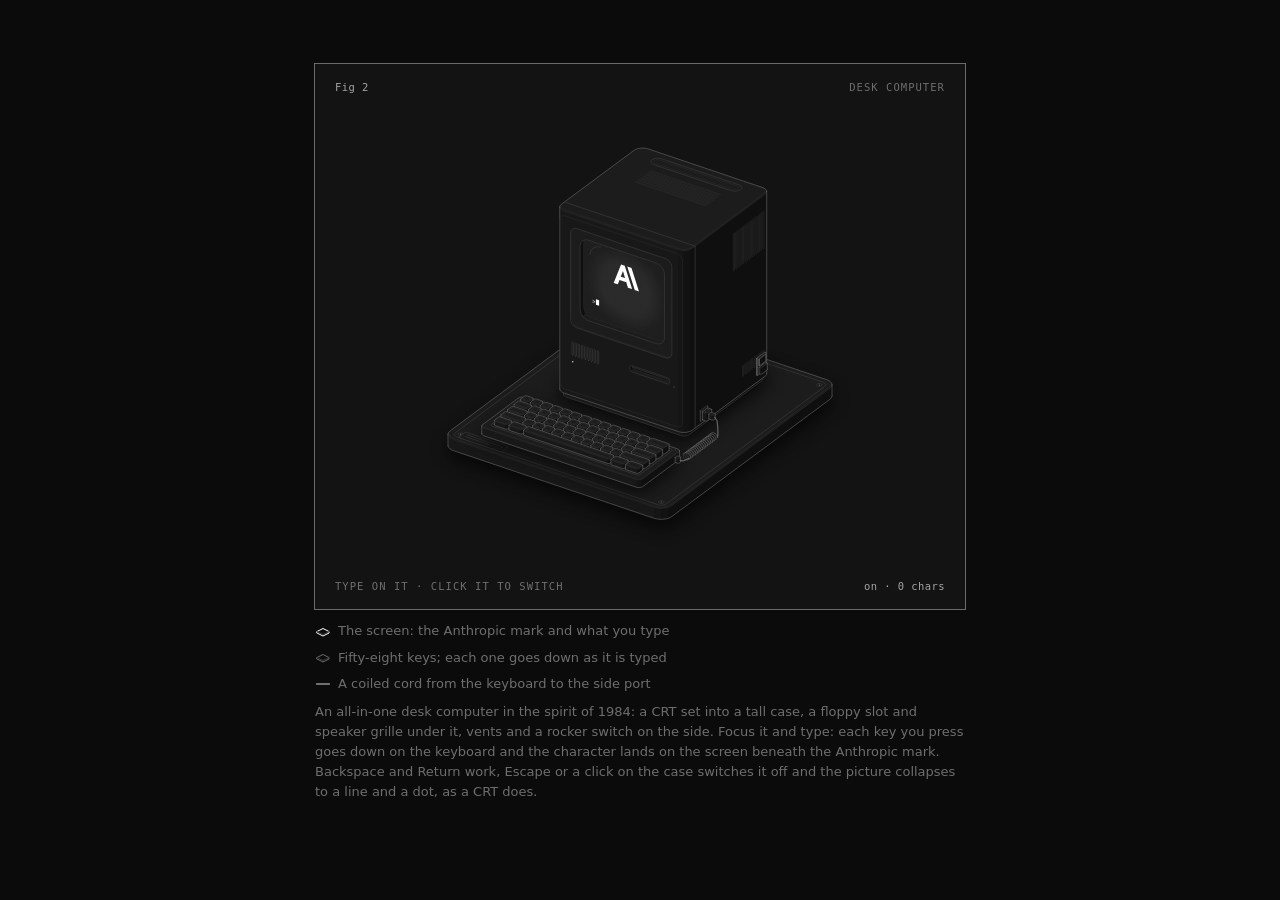
<file: .claude/skills/anatomy/examples/desk-computer/desk-computer.html>
<!doctype html><html lang="en"><head><meta charset="utf-8"><meta name="viewport" content="width=device-width, initial-scale=1"><title>Desk computer</title><style>
.iso{
  --anatomy-page:#0b0b0b;--anatomy-card:#131313;--anatomy-text:#a3a3a3;--anatomy-strong:#e6e6e6;--anatomy-muted:#6e6e6e;
  --anatomy-paper:#131313;--anatomy-face:#1b1b1b;--anatomy-top:#1c1c1c;
  --anatomy-shade-0:#0f0f0f;--anatomy-shade-1:#121212;--anatomy-shade-2:#151515;--anatomy-shade-3:#181818;
  --anatomy-lit-top:#262626;--anatomy-lit-shade:#1d1d1d;
  --anatomy-hi:#d4d4d4;--anatomy-mid:#6a6a6a;--anatomy-lo:#3e3e3e;--anatomy-faint:#2a2a2a;--anatomy-lit:#ffffff;
  --anatomy-halo:#050505;--anatomy-halo-opacity:.9;--anatomy-dot:#e6e6e6;
  --anatomy-red:#ff6b6b;--anatomy-green:#6be0a0;--anatomy-blue:#6b9bff;
  --anatomy-weight:.6px;--anatomy-ease:cubic-bezier(.32,.72,0,1);
  --anatomy-mono:ui-monospace,"SF Mono",Menlo,Consolas,monospace;
  --anatomy-lift:inset 0 1px 0 0 #ffffff0a,inset 0 0 0 1px #ffffff06,0 0 0 1px #00000026,0 1px 1px -.5px #00000014,0 3px 3px -1.5px #00000014,0 6px 6px -3px #00000014,0 12px 12px -6px #00000014;
}
.iso[data-theme="light"]{
  --anatomy-page:#f2f2ef;--anatomy-card:#fbfbfa;--anatomy-text:#57575a;--anatomy-strong:#18181a;--anatomy-muted:#8c8c90;
  --anatomy-paper:#fbfbfa;--anatomy-face:#ffffff;--anatomy-top:#ffffff;
  --anatomy-shade-0:#dcdcd9;--anatomy-shade-1:#e5e5e2;--anatomy-shade-2:#ededea;--anatomy-shade-3:#f4f4f1;
  --anatomy-lit-top:#ffffff;--anatomy-lit-shade:#eeeeeb;
  --anatomy-hi:#26262a;--anatomy-mid:#8a8a8f;--anatomy-lo:#b4b4b8;--anatomy-faint:#d4d4d6;--anatomy-lit:#000000;
  --anatomy-halo:#8a8a80;--anatomy-halo-opacity:.32;--anatomy-dot:#3a3a3e;
  --anatomy-red:#e5484d;--anatomy-green:#30a46c;--anatomy-blue:#3e63dd;
  --anatomy-lift:inset 0 1px 0 0 #ffffff,0 0 0 1px #0000000f,0 1px 1px -.5px #0000000a,0 3px 3px -1.5px #0000000a,0 6px 6px -3px #0000000a,0 12px 12px -6px #0000000a;
}
.iso-svg{display:block;width:100%;height:auto;overflow:visible}
.iso-svg path,.iso-svg circle{vector-effect:non-scaling-stroke}
.iso-fill{fill:var(--anatomy-paper);stroke:none}
.iso-solid[data-lit]>.iso-fill{fill:var(--anatomy-face)}
.iso-shade,.iso-top{stroke:none}
.iso-shade[data-shade="0"]{fill:var(--anatomy-shade-0)}
.iso-shade[data-shade="1"]{fill:var(--anatomy-shade-1)}
.iso-shade[data-shade="2"]{fill:var(--anatomy-shade-2)}
.iso-shade[data-shade="3"]{fill:var(--anatomy-shade-3)}
.iso-top{fill:var(--anatomy-top)}
.iso-solid[data-lit]>.iso-top{fill:var(--anatomy-lit-top)}
.iso-solid[data-lit]>.iso-shade{fill:var(--anatomy-lit-shade)}
.iso-solid[data-seamless]>.iso-shade,.iso-solid[data-seamless]>.iso-top{stroke-width:.4;stroke-linejoin:round}
.iso-solid[data-seamless]>.iso-shade[data-shade="0"]{stroke:var(--anatomy-shade-0)}
.iso-solid[data-seamless]>.iso-shade[data-shade="1"]{stroke:var(--anatomy-shade-1)}
.iso-solid[data-seamless]>.iso-shade[data-shade="2"]{stroke:var(--anatomy-shade-2)}
.iso-solid[data-seamless]>.iso-shade[data-shade="3"]{stroke:var(--anatomy-shade-3)}
.iso-solid[data-seamless]>.iso-top{stroke:var(--anatomy-top)}
.iso-solid[data-seamless][data-lit]>.iso-top{stroke:var(--anatomy-lit-top)}
.iso-solid[data-seamless][data-lit]>.iso-shade{stroke:var(--anatomy-lit-shade)}
.iso-solid[data-lit]>.iso-edge{stroke:var(--anatomy-lit)}
.iso-halo{fill:var(--anatomy-halo);stroke:none;filter:blur(9px);opacity:var(--anatomy-halo-opacity);transform:translateY(3px)}
.iso-line{fill:none;stroke:var(--anatomy-lo);stroke-width:var(--anatomy-weight);stroke-linecap:round;stroke-linejoin:round}
.iso-line[data-tone="hi"]{stroke:var(--anatomy-hi)}
.iso-line[data-tone="mid"]{stroke:var(--anatomy-mid)}
.iso-line[data-tone="lo"]{stroke:var(--anatomy-lo)}
.iso-line[data-tone="faint"]{stroke:var(--anatomy-faint)}
.iso-line[data-tone="lit"]{stroke:var(--anatomy-lit)}
.iso-line[data-tone="red"]{stroke:var(--anatomy-red)}
.iso-line[data-tone="green"]{stroke:var(--anatomy-green)}
.iso-line[data-tone="blue"]{stroke:var(--anatomy-blue)}
.iso-line[data-dotted]{stroke-dasharray:.01 3.5;stroke-width:1}
.iso-line[data-dashed]{stroke-dasharray:3 3}
.iso-line[data-flow]{stroke-dasharray:2 6}
.iso-wire-end{fill:var(--anatomy-paper);stroke:var(--anatomy-lo);stroke-width:var(--anatomy-weight)}
.iso-wire[data-tone="hi"] .iso-wire-end{stroke:var(--anatomy-hi)}
.iso-wire[data-tone="mid"] .iso-wire-end{stroke:var(--anatomy-mid)}
.iso-wire[data-tone="faint"] .iso-wire-end{stroke:var(--anatomy-faint)}
.iso-wire[data-tone="lit"] .iso-wire-end{stroke:var(--anatomy-lit)}
.iso-dots circle{fill:var(--anatomy-dot);stroke:none;opacity:.32}
.iso-dots[data-tone="hi"] circle{opacity:.85}
.iso-dots[data-tone="mid"] circle{opacity:.45}
.iso-dots[data-tone="lo"] circle{opacity:.22}
.iso-dots[data-tone="faint"] circle{opacity:.12}
.iso-face-text{fill:var(--anatomy-mid);font-family:var(--anatomy-mono);letter-spacing:.04em}
.iso-face-text[data-tone="hi"]{fill:var(--anatomy-hi)}
.iso-face-text[data-tone="lo"]{fill:var(--anatomy-lo)}
.iso-face-text[data-tone="faint"]{fill:var(--anatomy-faint)}
.tb-body{fill:var(--anatomy-shade-2);stroke:none}
.tb-shine{fill:var(--anatomy-top);stroke:none}
.tb-shade{fill:var(--anatomy-shade-0);stroke:none}
.tb-ring{fill:none;stroke:var(--anatomy-lo);stroke-width:.45;stroke-linecap:butt;stroke-linejoin:round}
.tb-ring[data-tone="mid"]{stroke:var(--anatomy-mid)}
.tb-ring[data-tone="faint"]{stroke:var(--anatomy-faint)}
.tb-ring[data-tone="hi"]{stroke:var(--anatomy-hi)}
@keyframes iso-flow{to{stroke-dashoffset:-32}}
@keyframes iso-pulse{0%,100%{opacity:.18}12%{opacity:1}40%{opacity:.18}}
.iso-line[data-flow]{animation:iso-flow 1600ms linear infinite}
.iso-dots circle[data-pulse]{animation:iso-pulse 1600ms steps(1,end) infinite;animation-delay:var(--pulse-at,0ms)}
.iso-figure{margin:32px 0 36px}
.iso-plate{position:relative;padding:52px 24px;border-radius:0;background:var(--anatomy-card);box-shadow:0 0 0 1px var(--anatomy-mid);--anatomy-paper:var(--anatomy-card)}
.iso-plate-corners{position:absolute;inset:18px 20px;pointer-events:none}
.iso-plate-corner{position:absolute;color:var(--anatomy-muted);font-family:var(--anatomy-mono);font-size:10.5px;line-height:1;letter-spacing:.04em;white-space:nowrap}
.iso-plate-corner[data-corner="fig"]{top:0;left:0;color:var(--anatomy-text)}
.iso-plate-corner[data-corner="title"]{top:0;right:0;text-transform:uppercase;letter-spacing:.1em}
.iso-plate-corner[data-corner="hint"]{bottom:0;left:0;text-transform:uppercase;letter-spacing:.1em}
.iso-plate-corner[data-corner="readout"]{right:0;bottom:0;color:var(--anatomy-text);font-variant-numeric:tabular-nums}
.iso-plate .iso-svg{margin:0 auto}
.iso-legend{display:grid;gap:8px;margin-top:12px;color:var(--anatomy-muted);font-size:13px;line-height:1.55}
.iso-keys{display:flex;flex-wrap:wrap;gap:6px 18px}
.iso-key{display:inline-flex;align-items:center;gap:7px}
.iso-swatch{width:16px;height:10px;flex:none;overflow:visible}
.iso-swatch path{fill:none;stroke:var(--anatomy-hi);stroke-width:1;vector-effect:non-scaling-stroke;stroke-linejoin:round;stroke-linecap:round}
.iso-swatch[data-mark="raised"] path,.iso-swatch[data-mark="flat"] path{stroke:var(--anatomy-mid)}
.iso-swatch[data-mark="lit"] path{stroke:var(--anatomy-lit)}
.iso-swatch[data-mark="dim"] path{stroke:var(--anatomy-lo)}
.iso-swatch[data-mark="dotted"] path{stroke-dasharray:.01 3;stroke-width:1.4}
.iso-swatch[data-mark="dashed"] path{stroke-dasharray:3 2.5}
.iso-swatch[data-mark="red"] path{stroke:var(--anatomy-red)}
.iso-swatch[data-mark="green"] path{stroke:var(--anatomy-green)}
.iso-swatch[data-mark="blue"] path{stroke:var(--anatomy-blue)}
.iso-swatch-crease{stroke:var(--anatomy-lo)!important}
@media (max-width:560px){.iso-plate{padding:48px 12px 70px}.iso-plate-corner[data-corner="hint"]{bottom:18px}}
@media (prefers-reduced-motion:reduce){.iso-line[data-flow],.iso-dots circle[data-pulse]{animation:none}}

*{box-sizing:border-box}
html{color-scheme:dark}
body[data-theme="light"]{color-scheme:light}
body{margin:0;background:var(--anatomy-page);color:var(--anatomy-text);font:14px/1.6 ui-sans-serif,system-ui,-apple-system,"Segoe UI",sans-serif;-webkit-font-smoothing:antialiased}
.iso-page{width:min(650px,100% - 32px);margin:64px auto 96px}
</style></head><body class="iso" data-theme="dark"><main class="iso-page"><style>
.pc-well{fill:var(--anatomy-shade-1)}
.pc-bezel{fill:var(--anatomy-top)}
.pc-dark{fill:var(--anatomy-shade-0)}
.pc-glass{fill:var(--anatomy-shade-0);transition:fill .5s var(--anatomy-ease)}
.pc-glass[data-on]{fill:var(--anatomy-lit-shade)}
.pc-glow{fill:var(--anatomy-lit);opacity:.07;filter:blur(6px)}
.pc-scan{fill:none;stroke:var(--anatomy-faint);stroke-width:.5px;vector-effect:non-scaling-stroke;opacity:.7}
.pc-logo{fill:var(--anatomy-lit);fill-rule:evenodd}
.pc-text{fill:var(--anatomy-lit);font-family:var(--anatomy-mono);letter-spacing:.02em}
.pc-cursor{fill:var(--anatomy-lit);animation:pc-blink 1.06s steps(1,end) infinite}
.pc-beam{fill:none;stroke:var(--anatomy-lit);stroke-width:1.4px;vector-effect:non-scaling-stroke;stroke-linecap:round}
.pc-dot{fill:var(--anatomy-lit)}
.pc-cord{stroke-width:1.1px}
.pc-key,.pc-computer{cursor:pointer}
.pc-key[data-down] .iso-edge{stroke:var(--anatomy-hi)}
[data-part="led"]{transition:opacity .4s var(--anatomy-ease)}
@keyframes pc-blink{50%{opacity:0}}
@media (prefers-reduced-motion:reduce){.pc-cursor{animation:none}}
.pc-sr{position:absolute;width:1px;height:1px;overflow:hidden;clip-path:inset(50%);white-space:nowrap}
.iso-stage{touch-action:pan-y}
.iso-stage:focus{outline:none}
.iso-stage:focus-visible{outline:1px solid var(--anatomy-muted);outline-offset:6px}
</style><figure class="iso-figure"><div class="iso-plate"><div class="iso-plate-corners" aria-hidden="true"><span class="iso-plate-corner" data-corner="fig">Fig 2</span><span class="iso-plate-corner" data-corner="title">Desk computer</span><span class="iso-plate-corner" data-corner="hint">Type on it · click it to switch</span><span class="iso-plate-corner" data-corner="readout" data-readout>on · 0 chars</span></div><div class="iso-stage" tabindex="0" role="group" aria-label="Desk computer. Type to write on its screen; Escape switches the power."><svg xmlns="http://www.w3.org/2000/svg" class="iso-svg" viewBox="0 0 600 440" role="img" aria-label="An all-in-one desk computer in the spirit of 1984 on a bench plate: a tall case with a CRT set into its front showing the Anthropic mark and a typing prompt, a floppy slot and speaker grille below, vents and a rocker switch on the side, and a keyboard joined to a side port by a coiled cord."><path class="iso-halo" d="M108.6 322.8L108.9 321.5L109.6 320.3L110.8 319.3L268.3 202.5L269.9 201.5L271.8 200.8L274 200.2L276.4 199.8L278.9 199.7L281.4 199.8L283.7 200.2L285.9 200.8L485.8 268.2L487.7 269L489.3 269.9L490.4 271L491.1 272.2L491.4 273.5L491.4 284.5L491.1 285.7L490.4 286.9L489.2 288L331.7 404.7L330.1 405.7L328.2 406.5L326 407.1L323.6 407.4L321.1 407.5L318.6 407.4L316.3 407L314.1 406.5L114.2 339.1L112.3 338.3L110.7 337.3L109.6 336.2L108.9 335L108.6 333.8Z"/><g class="iso-solid"><path class="iso-fill" d="M274.1 226.2L274.1 225.2L274.7 224.2L275.6 223.4L276.9 222.6L278.5 222L280.3 221.6L282.2 221.4L284.2 221.4L286.1 221.7L287.9 222.2L289.4 222.8L290.6 223.6L291.4 224.5L291.8 225.5L291.8 227.2L291.7 228.2L291.2 229.2L290.3 230.1L289 230.8L287.4 231.4L285.6 231.8L283.6 232L281.7 232L279.7 231.7L278 231.3L276.5 230.6L275.3 229.8L274.5 228.9L274.1 228Z"/><path class="iso-shade" data-shade="0" d="M290.3 230.1L289 230.8L289 229.1L290.3 228.3ZM289 230.8L287.4 231.4L287.4 229.7L289 229.1ZM291.8 227.2L291.7 228.2L291.7 226.5L291.8 225.5ZM291.7 228.2L291.2 229.2L291.2 227.4L291.7 226.5ZM291.2 229.2L290.3 230.1L290.3 228.3L291.2 227.4Z"/><path class="iso-shade" data-shade="1" d="M287.4 231.4L285.6 231.8L285.6 230.1L287.4 229.7ZM285.6 231.8L283.6 232L283.6 230.3L285.6 230.1Z"/><path class="iso-shade" data-shade="2" d="M283.6 232L281.7 232L281.7 230.2L283.6 230.3ZM281.7 232L279.7 231.7L279.7 230L281.7 230.2ZM279.7 231.7L278 231.3L278 229.5L279.7 230Z"/><path class="iso-shade" data-shade="3" d="M278 231.3L276.5 230.6L276.5 228.9L278 229.5ZM276.5 230.6L275.3 229.8L275.3 228.1L276.5 228.9ZM275.3 229.8L274.5 228.9L274.5 227.2L275.3 228.1ZM274.5 228.9L274.1 228L274.1 226.2L274.5 227.2Z"/><path class="iso-top" d="M290.3 228.3L289 229.1L287.4 229.7L285.6 230.1L283.6 230.3L281.7 230.2L279.7 230L278 229.5L276.5 228.9L275.3 228.1L274.5 227.2L274.1 226.2L274.1 225.2L274.7 224.2L275.6 223.4L276.9 222.6L278.5 222L280.3 221.6L282.2 221.4L284.2 221.4L286.1 221.7L287.9 222.2L289.4 222.8L290.6 223.6L291.4 224.5L291.8 225.5L291.7 226.5L291.2 227.4Z"/><path class="iso-line iso-crease" data-tone="faint" d="M291.8 225.5L291.7 226.5L291.2 227.4L290.3 228.3L289 229.1L287.4 229.7L285.6 230.1L283.6 230.3L281.7 230.2L279.7 230L278 229.5L276.5 228.9L275.3 228.1L274.5 227.2L274.1 226.2"/><path class="iso-line iso-edge" data-tone="lo" d="M274.1 226.2L274.1 225.2L274.7 224.2L275.6 223.4L276.9 222.6L278.5 222L280.3 221.6L282.2 221.4L284.2 221.4L286.1 221.7L287.9 222.2L289.4 222.8L290.6 223.6L291.4 224.5L291.8 225.5M291.8 227.2L291.7 228.2L291.2 229.2L290.3 230.1L289 230.8L287.4 231.4L285.6 231.8L283.6 232L281.7 232L279.7 231.7L278 231.3L276.5 230.6L275.3 229.8L274.5 228.9L274.1 228M274.1 226.2L274.1 228M291.8 225.5L291.8 227.2"/></g><g class="iso-solid"><path class="iso-fill" d="M276.1 222.4L276.2 221.6L276.5 220.9L277.3 220.2L278.2 219.6L279.5 219.1L280.9 218.8L282.4 218.7L283.9 218.7L285.4 218.9L286.8 219.3L287.9 219.8L288.9 220.4L289.5 221.1L289.8 221.8L289.8 225.6L289.7 226.3L289.3 227.1L288.6 227.8L287.6 228.3L286.4 228.8L285 229.1L283.5 229.3L281.9 229.2L280.5 229L279.1 228.7L277.9 228.2L277 227.6L276.4 226.9L276.1 226.1Z"/><path class="iso-shade" data-shade="0" d="M288.6 227.8L287.6 228.3L287.6 224.6L288.6 224ZM287.6 228.3L286.4 228.8L286.4 225.1L287.6 224.6ZM289.8 225.6L289.7 226.3L289.7 222.6L289.8 221.8ZM289.7 226.3L289.3 227.1L289.3 223.3L289.7 222.6ZM289.3 227.1L288.6 227.8L288.6 224L289.3 223.3Z"/><path class="iso-shade" data-shade="1" d="M286.4 228.8L285 229.1L285 225.4L286.4 225.1ZM285 229.1L283.5 229.3L283.5 225.5L285 225.4Z"/><path class="iso-shade" data-shade="2" d="M283.5 229.3L281.9 229.2L281.9 225.5L283.5 225.5ZM281.9 229.2L280.5 229L280.5 225.3L281.9 225.5ZM280.5 229L279.1 228.7L279.1 224.9L280.5 225.3Z"/><path class="iso-shade" data-shade="3" d="M279.1 228.7L277.9 228.2L277.9 224.5L279.1 224.9ZM277.9 228.2L277 227.6L277 223.8L277.9 224.5ZM277 227.6L276.4 226.9L276.4 223.1L277 223.8ZM276.4 226.9L276.1 226.1L276.1 222.4L276.4 223.1Z"/><path class="iso-top" d="M288.6 224L287.6 224.6L286.4 225.1L285 225.4L283.5 225.5L281.9 225.5L280.5 225.3L279.1 224.9L277.9 224.5L277 223.8L276.4 223.1L276.1 222.4L276.2 221.6L276.5 220.9L277.3 220.2L278.2 219.6L279.5 219.1L280.9 218.8L282.4 218.7L283.9 218.7L285.4 218.9L286.8 219.3L287.9 219.8L288.9 220.4L289.5 221.1L289.8 221.8L289.7 222.6L289.3 223.3Z"/><path class="iso-line iso-crease" data-tone="faint" d="M289.8 221.8L289.7 222.6L289.3 223.3L288.6 224L287.6 224.6L286.4 225.1L285 225.4L283.5 225.5L281.9 225.5L280.5 225.3L279.1 224.9L277.9 224.5L277 223.8L276.4 223.1L276.1 222.4"/><path class="iso-line iso-edge" data-tone="mid" d="M276.1 222.4L276.2 221.6L276.5 220.9L277.3 220.2L278.2 219.6L279.5 219.1L280.9 218.8L282.4 218.7L283.9 218.7L285.4 218.9L286.8 219.3L287.9 219.8L288.9 220.4L289.5 221.1L289.8 221.8M289.8 225.6L289.7 226.3L289.3 227.1L288.6 227.8L287.6 228.3L286.4 228.8L285 229.1L283.5 229.3L281.9 229.2L280.5 229L279.1 228.7L277.9 228.2L277 227.6L276.4 226.9L276.1 226.1M276.1 222.4L276.1 226.1M289.8 221.8L289.8 225.6"/></g><g class="iso-solid"><path class="iso-fill" d="M448.7 285.1L448.8 284.1L449.3 283.1L450.2 282.2L451.5 281.5L453.1 280.9L454.9 280.5L456.8 280.3L458.8 280.3L460.7 280.6L462.5 281.1L464 281.7L465.2 282.5L466 283.4L466.4 284.4L466.4 286.1L466.3 287.1L465.8 288.1L464.9 289L463.6 289.7L462 290.3L460.2 290.7L458.3 290.9L456.3 290.9L454.3 290.6L452.6 290.2L451.1 289.5L449.9 288.7L449.1 287.8L448.7 286.8Z"/><path class="iso-shade" data-shade="0" d="M464.9 289L463.6 289.7L463.6 288L464.9 287.2ZM463.6 289.7L462 290.3L462 288.6L463.6 288ZM466.4 286.1L466.3 287.1L466.3 285.4L466.4 284.4ZM466.3 287.1L465.8 288.1L465.8 286.3L466.3 285.4ZM465.8 288.1L464.9 289L464.9 287.2L465.8 286.3Z"/><path class="iso-shade" data-shade="1" d="M462 290.3L460.2 290.7L460.2 289L462 288.6ZM460.2 290.7L458.3 290.9L458.3 289.2L460.2 289Z"/><path class="iso-shade" data-shade="2" d="M458.3 290.9L456.3 290.9L456.3 289.1L458.3 289.2ZM456.3 290.9L454.3 290.6L454.3 288.9L456.3 289.1ZM454.3 290.6L452.6 290.2L452.6 288.4L454.3 288.9Z"/><path class="iso-shade" data-shade="3" d="M452.6 290.2L451.1 289.5L451.1 287.8L452.6 288.4ZM451.1 289.5L449.9 288.7L449.9 287L451.1 287.8ZM449.9 288.7L449.1 287.8L449.1 286.1L449.9 287ZM449.1 287.8L448.7 286.8L448.7 285.1L449.1 286.1Z"/><path class="iso-top" d="M464.9 287.2L463.6 288L462 288.6L460.2 289L458.3 289.2L456.3 289.1L454.3 288.9L452.6 288.4L451.1 287.8L449.9 287L449.1 286.1L448.7 285.1L448.8 284.1L449.3 283.1L450.2 282.2L451.5 281.5L453.1 280.9L454.9 280.5L456.8 280.3L458.8 280.3L460.7 280.6L462.5 281.1L464 281.7L465.2 282.5L466 283.4L466.4 284.4L466.3 285.4L465.8 286.3Z"/><path class="iso-line iso-crease" data-tone="faint" d="M466.4 284.4L466.3 285.4L465.8 286.3L464.9 287.2L463.6 288L462 288.6L460.2 289L458.3 289.2L456.3 289.1L454.3 288.9L452.6 288.4L451.1 287.8L449.9 287L449.1 286.1L448.7 285.1"/><path class="iso-line iso-edge" data-tone="lo" d="M448.7 285.1L448.8 284.1L449.3 283.1L450.2 282.2L451.5 281.5L453.1 280.9L454.9 280.5L456.8 280.3L458.8 280.3L460.7 280.6L462.5 281.1L464 281.7L465.2 282.5L466 283.4L466.4 284.4M466.4 286.1L466.3 287.1L465.8 288.1L464.9 289L463.6 289.7L462 290.3L460.2 290.7L458.3 290.9L456.3 290.9L454.3 290.6L452.6 290.2L451.1 289.5L449.9 288.7L449.1 287.8L448.7 286.8M448.7 285.1L448.7 286.8M466.4 284.4L466.4 286.1"/></g><g class="iso-solid"><path class="iso-fill" d="M450.7 281.3L450.8 280.5L451.2 279.8L451.9 279.1L452.9 278.5L454.1 278L455.5 277.7L457 277.6L458.5 277.6L460 277.8L461.4 278.2L462.5 278.7L463.5 279.3L464.1 280L464.4 280.7L464.4 284.5L464.3 285.2L463.9 286L463.2 286.6L462.2 287.2L461 287.7L459.6 288L458.1 288.1L456.6 288.1L455.1 287.9L453.7 287.6L452.5 287.1L451.6 286.5L451 285.8L450.7 285Z"/><path class="iso-shade" data-shade="0" d="M463.2 286.6L462.2 287.2L462.2 283.5L463.2 282.9ZM462.2 287.2L461 287.7L461 284L462.2 283.5ZM464.4 284.5L464.3 285.2L464.3 281.5L464.4 280.7ZM464.3 285.2L463.9 286L463.9 282.2L464.3 281.5ZM463.9 286L463.2 286.6L463.2 282.9L463.9 282.2Z"/><path class="iso-shade" data-shade="1" d="M461 287.7L459.6 288L459.6 284.3L461 284ZM459.6 288L458.1 288.1L458.1 284.4L459.6 284.3Z"/><path class="iso-shade" data-shade="2" d="M458.1 288.1L456.6 288.1L456.6 284.4L458.1 284.4ZM456.6 288.1L455.1 287.9L455.1 284.2L456.6 284.4ZM455.1 287.9L453.7 287.6L453.7 283.8L455.1 284.2Z"/><path class="iso-shade" data-shade="3" d="M453.7 287.6L452.5 287.1L452.5 283.3L453.7 283.8ZM452.5 287.1L451.6 286.5L451.6 282.7L452.5 283.3ZM451.6 286.5L451 285.8L451 282L451.6 282.7ZM451 285.8L450.7 285L450.7 281.3L451 282Z"/><path class="iso-top" d="M463.2 282.9L462.2 283.5L461 284L459.6 284.3L458.1 284.4L456.6 284.4L455.1 284.2L453.7 283.8L452.5 283.3L451.6 282.7L451 282L450.7 281.3L450.8 280.5L451.2 279.8L451.9 279.1L452.9 278.5L454.1 278L455.5 277.7L457 277.6L458.5 277.6L460 277.8L461.4 278.2L462.5 278.7L463.5 279.3L464.1 280L464.4 280.7L464.3 281.5L463.9 282.2Z"/><path class="iso-line iso-crease" data-tone="faint" d="M464.4 280.7L464.3 281.5L463.9 282.2L463.2 282.9L462.2 283.5L461 284L459.6 284.3L458.1 284.4L456.6 284.4L455.1 284.2L453.7 283.8L452.5 283.3L451.6 282.7L451 282L450.7 281.3"/><path class="iso-line iso-edge" data-tone="mid" d="M450.7 281.3L450.8 280.5L451.2 279.8L451.9 279.1L452.9 278.5L454.1 278L455.5 277.7L457 277.6L458.5 277.6L460 277.8L461.4 278.2L462.5 278.7L463.5 279.3L464.1 280L464.4 280.7M464.4 284.5L464.3 285.2L463.9 286L463.2 286.6L462.2 287.2L461 287.7L459.6 288L458.1 288.1L456.6 288.1L455.1 287.9L453.7 287.6L452.5 287.1L451.6 286.5L451 285.8L450.7 285M450.7 281.3L450.7 285M464.4 280.7L464.4 284.5"/></g><g class="iso-solid"><path class="iso-fill" d="M133.6 330.3L133.7 329.3L134.2 328.4L135.1 327.5L136.4 326.7L138 326.1L139.8 325.7L141.7 325.6L143.7 325.6L145.7 325.8L147.4 326.3L148.9 326.9L150.1 327.7L150.9 328.6L151.3 329.6L151.3 331.4L151.2 332.4L150.7 333.3L149.8 334.2L148.5 335L146.9 335.6L145.1 336L143.2 336.2L141.2 336.1L139.3 335.9L137.5 335.4L136 334.8L134.8 334L134 333.1L133.6 332.1Z"/><path class="iso-shade" data-shade="0" d="M149.8 334.2L148.5 335L148.5 333.2L149.8 332.5ZM148.5 335L146.9 335.6L146.9 333.8L148.5 333.2ZM151.3 331.4L151.2 332.4L151.2 330.6L151.3 329.6ZM151.2 332.4L150.7 333.3L150.7 331.6L151.2 330.6ZM150.7 333.3L149.8 334.2L149.8 332.5L150.7 331.6Z"/><path class="iso-shade" data-shade="1" d="M146.9 335.6L145.1 336L145.1 334.2L146.9 333.8ZM145.1 336L143.2 336.2L143.2 334.4L145.1 334.2Z"/><path class="iso-shade" data-shade="2" d="M143.2 336.2L141.2 336.1L141.2 334.4L143.2 334.4ZM141.2 336.1L139.3 335.9L139.3 334.1L141.2 334.4ZM139.3 335.9L137.5 335.4L137.5 333.7L139.3 334.1Z"/><path class="iso-shade" data-shade="3" d="M137.5 335.4L136 334.8L136 333L137.5 333.7ZM136 334.8L134.8 334L134.8 332.2L136 333ZM134.8 334L134 333.1L134 331.3L134.8 332.2ZM134 333.1L133.6 332.1L133.6 330.3L134 331.3Z"/><path class="iso-top" d="M149.8 332.5L148.5 333.2L146.9 333.8L145.1 334.2L143.2 334.4L141.2 334.4L139.3 334.1L137.5 333.7L136 333L134.8 332.2L134 331.3L133.6 330.3L133.7 329.3L134.2 328.4L135.1 327.5L136.4 326.7L138 326.1L139.8 325.7L141.7 325.6L143.7 325.6L145.7 325.8L147.4 326.3L148.9 326.9L150.1 327.7L150.9 328.6L151.3 329.6L151.2 330.6L150.7 331.6Z"/><path class="iso-line iso-crease" data-tone="faint" d="M151.3 329.6L151.2 330.6L150.7 331.6L149.8 332.5L148.5 333.2L146.9 333.8L145.1 334.2L143.2 334.4L141.2 334.4L139.3 334.1L137.5 333.7L136 333L134.8 332.2L134 331.3L133.6 330.3"/><path class="iso-line iso-edge" data-tone="lo" d="M133.6 330.3L133.7 329.3L134.2 328.4L135.1 327.5L136.4 326.7L138 326.1L139.8 325.7L141.7 325.6L143.7 325.6L145.7 325.8L147.4 326.3L148.9 326.9L150.1 327.7L150.9 328.6L151.3 329.6M151.3 331.4L151.2 332.4L150.7 333.3L149.8 334.2L148.5 335L146.9 335.6L145.1 336L143.2 336.2L141.2 336.1L139.3 335.9L137.5 335.4L136 334.8L134.8 334L134 333.1L133.6 332.1M133.6 330.3L133.6 332.1M151.3 329.6L151.3 331.4"/></g><g class="iso-solid"><path class="iso-fill" d="M135.6 326.5L135.7 325.7L136.1 325L136.8 324.3L137.8 323.7L139 323.3L140.4 323L141.9 322.8L143.4 322.9L144.9 323L146.3 323.4L147.5 323.9L148.4 324.5L149 325.2L149.3 326L149.3 329.7L149.2 330.5L148.8 331.2L148.1 331.9L147.1 332.5L145.9 332.9L144.5 333.2L143 333.4L141.5 333.4L140 333.2L138.6 332.8L137.5 332.3L136.5 331.7L135.9 331L135.6 330.3Z"/><path class="iso-shade" data-shade="0" d="M148.1 331.9L147.1 332.5L147.1 328.7L148.1 328.2ZM147.1 332.5L145.9 332.9L145.9 329.2L147.1 328.7ZM149.3 329.7L149.2 330.5L149.2 326.7L149.3 326ZM149.2 330.5L148.8 331.2L148.8 327.5L149.2 326.7ZM148.8 331.2L148.1 331.9L148.1 328.2L148.8 327.5Z"/><path class="iso-shade" data-shade="1" d="M145.9 332.9L144.5 333.2L144.5 329.5L145.9 329.2ZM144.5 333.2L143 333.4L143 329.7L144.5 329.5Z"/><path class="iso-shade" data-shade="2" d="M143 333.4L141.5 333.4L141.5 329.6L143 329.7ZM141.5 333.4L140 333.2L140 329.4L141.5 329.6ZM140 333.2L138.6 332.8L138.6 329.1L140 329.4Z"/><path class="iso-shade" data-shade="3" d="M138.6 332.8L137.5 332.3L137.5 328.6L138.6 329.1ZM137.5 332.3L136.5 331.7L136.5 328L137.5 328.6ZM136.5 331.7L135.9 331L135.9 327.3L136.5 328ZM135.9 331L135.6 330.3L135.6 326.5L135.9 327.3Z"/><path class="iso-top" d="M148.1 328.2L147.1 328.7L145.9 329.2L144.5 329.5L143 329.7L141.5 329.6L140 329.4L138.6 329.1L137.5 328.6L136.5 328L135.9 327.3L135.6 326.5L135.7 325.7L136.1 325L136.8 324.3L137.8 323.7L139 323.3L140.4 323L141.9 322.8L143.4 322.9L144.9 323L146.3 323.4L147.5 323.9L148.4 324.5L149 325.2L149.3 326L149.2 326.7L148.8 327.5Z"/><path class="iso-line iso-crease" data-tone="faint" d="M149.3 326L149.2 326.7L148.8 327.5L148.1 328.2L147.1 328.7L145.9 329.2L144.5 329.5L143 329.7L141.5 329.6L140 329.4L138.6 329.1L137.5 328.6L136.5 328L135.9 327.3L135.6 326.5"/><path class="iso-line iso-edge" data-tone="mid" d="M135.6 326.5L135.7 325.7L136.1 325L136.8 324.3L137.8 323.7L139 323.3L140.4 323L141.9 322.8L143.4 322.9L144.9 323L146.3 323.4L147.5 323.9L148.4 324.5L149 325.2L149.3 326M149.3 329.7L149.2 330.5L148.8 331.2L148.1 331.9L147.1 332.5L145.9 332.9L144.5 333.2L143 333.4L141.5 333.4L140 333.2L138.6 332.8L137.5 332.3L136.5 331.7L135.9 331L135.6 330.3M135.6 326.5L135.6 330.3M149.3 326L149.3 329.7"/></g><g class="iso-solid"><path class="iso-fill" d="M308.2 389.2L308.3 388.2L308.8 387.3L309.7 386.4L311 385.6L312.6 385L314.4 384.6L316.4 384.4L318.3 384.5L320.3 384.7L322 385.2L323.5 385.8L324.7 386.6L325.5 387.5L325.9 388.5L325.9 390.3L325.9 391.3L325.3 392.2L324.4 393.1L323.1 393.9L321.5 394.5L319.7 394.9L317.8 395.1L315.8 395L313.9 394.8L312.1 394.3L310.6 393.7L309.4 392.9L308.6 392L308.2 391Z"/><path class="iso-shade" data-shade="0" d="M324.4 393.1L323.1 393.9L323.1 392.1L324.4 391.4ZM323.1 393.9L321.5 394.5L321.5 392.7L323.1 392.1ZM325.9 390.3L325.9 391.3L325.9 389.5L325.9 388.5ZM325.9 391.3L325.3 392.2L325.3 390.5L325.9 389.5ZM325.3 392.2L324.4 393.1L324.4 391.4L325.3 390.5Z"/><path class="iso-shade" data-shade="1" d="M321.5 394.5L319.7 394.9L319.7 393.1L321.5 392.7ZM319.7 394.9L317.8 395.1L317.8 393.3L319.7 393.1Z"/><path class="iso-shade" data-shade="2" d="M317.8 395.1L315.8 395L315.8 393.3L317.8 393.3ZM315.8 395L313.9 394.8L313.9 393L315.8 393.3ZM313.9 394.8L312.1 394.3L312.1 392.5L313.9 393Z"/><path class="iso-shade" data-shade="3" d="M312.1 394.3L310.6 393.7L310.6 391.9L312.1 392.5ZM310.6 393.7L309.4 392.9L309.4 391.1L310.6 391.9ZM309.4 392.9L308.6 392L308.6 390.2L309.4 391.1ZM308.6 392L308.2 391L308.2 389.2L308.6 390.2Z"/><path class="iso-top" d="M324.4 391.4L323.1 392.1L321.5 392.7L319.7 393.1L317.8 393.3L315.8 393.3L313.9 393L312.1 392.5L310.6 391.9L309.4 391.1L308.6 390.2L308.2 389.2L308.3 388.2L308.8 387.3L309.7 386.4L311 385.6L312.6 385L314.4 384.6L316.4 384.4L318.3 384.5L320.3 384.7L322 385.2L323.5 385.8L324.7 386.6L325.5 387.5L325.9 388.5L325.9 389.5L325.3 390.5Z"/><path class="iso-line iso-crease" data-tone="faint" d="M325.9 388.5L325.9 389.5L325.3 390.5L324.4 391.4L323.1 392.1L321.5 392.7L319.7 393.1L317.8 393.3L315.8 393.3L313.9 393L312.1 392.5L310.6 391.9L309.4 391.1L308.6 390.2L308.2 389.2"/><path class="iso-line iso-edge" data-tone="lo" d="M308.2 389.2L308.3 388.2L308.8 387.3L309.7 386.4L311 385.6L312.6 385L314.4 384.6L316.4 384.4L318.3 384.5L320.3 384.7L322 385.2L323.5 385.8L324.7 386.6L325.5 387.5L325.9 388.5M325.9 390.3L325.9 391.3L325.3 392.2L324.4 393.1L323.1 393.9L321.5 394.5L319.7 394.9L317.8 395.1L315.8 395L313.9 394.8L312.1 394.3L310.6 393.7L309.4 392.9L308.6 392L308.2 391M308.2 389.2L308.2 391M325.9 388.5L325.9 390.3"/></g><g class="iso-solid"><path class="iso-fill" d="M310.2 385.4L310.3 384.6L310.7 383.9L311.4 383.2L312.4 382.6L313.6 382.2L315 381.9L316.5 381.7L318.1 381.7L319.5 381.9L320.9 382.3L322.1 382.8L323 383.4L323.6 384.1L323.9 384.9L323.9 388.6L323.8 389.4L323.5 390.1L322.7 390.8L321.8 391.4L320.5 391.8L319.1 392.1L317.6 392.3L316.1 392.3L314.6 392.1L313.2 391.7L312.1 391.2L311.1 390.6L310.5 389.9L310.2 389.1Z"/><path class="iso-shade" data-shade="0" d="M322.7 390.8L321.8 391.4L321.8 387.6L322.7 387ZM321.8 391.4L320.5 391.8L320.5 388.1L321.8 387.6ZM323.9 388.6L323.8 389.4L323.8 385.6L323.9 384.9ZM323.8 389.4L323.5 390.1L323.5 386.4L323.8 385.6ZM323.5 390.1L322.7 390.8L322.7 387L323.5 386.4Z"/><path class="iso-shade" data-shade="1" d="M320.5 391.8L319.1 392.1L319.1 388.4L320.5 388.1ZM319.1 392.1L317.6 392.3L317.6 388.5L319.1 388.4Z"/><path class="iso-shade" data-shade="2" d="M317.6 392.3L316.1 392.3L316.1 388.5L317.6 388.5ZM316.1 392.3L314.6 392.1L314.6 388.3L316.1 388.5ZM314.6 392.1L313.2 391.7L313.2 388L314.6 388.3Z"/><path class="iso-shade" data-shade="3" d="M313.2 391.7L312.1 391.2L312.1 387.5L313.2 388ZM312.1 391.2L311.1 390.6L311.1 386.9L312.1 387.5ZM311.1 390.6L310.5 389.9L310.5 386.2L311.1 386.9ZM310.5 389.9L310.2 389.1L310.2 385.4L310.5 386.2Z"/><path class="iso-top" d="M322.7 387L321.8 387.6L320.5 388.1L319.1 388.4L317.6 388.5L316.1 388.5L314.6 388.3L313.2 388L312.1 387.5L311.1 386.9L310.5 386.2L310.2 385.4L310.3 384.6L310.7 383.9L311.4 383.2L312.4 382.6L313.6 382.2L315 381.9L316.5 381.7L318.1 381.7L319.5 381.9L320.9 382.3L322.1 382.8L323 383.4L323.6 384.1L323.9 384.9L323.8 385.6L323.5 386.4Z"/><path class="iso-line iso-crease" data-tone="faint" d="M323.9 384.9L323.8 385.6L323.5 386.4L322.7 387L321.8 387.6L320.5 388.1L319.1 388.4L317.6 388.5L316.1 388.5L314.6 388.3L313.2 388L312.1 387.5L311.1 386.9L310.5 386.2L310.2 385.4"/><path class="iso-line iso-edge" data-tone="mid" d="M310.2 385.4L310.3 384.6L310.7 383.9L311.4 383.2L312.4 382.6L313.6 382.2L315 381.9L316.5 381.7L318.1 381.7L319.5 381.9L320.9 382.3L322.1 382.8L323 383.4L323.6 384.1L323.9 384.9M323.9 388.6L323.8 389.4L323.5 390.1L322.7 390.8L321.8 391.4L320.5 391.8L319.1 392.1L317.6 392.3L316.1 392.3L314.6 392.1L313.2 391.7L312.1 391.2L311.1 390.6L310.5 389.9L310.2 389.1M310.2 385.4L310.2 389.1M323.9 384.9L323.9 388.6"/></g><g class="iso-solid"><path class="iso-fill" d="M108.6 317.3L108.9 316L109.6 314.9L110.8 313.8L268.3 197L269.9 196L271.8 195.3L274 194.7L276.4 194.3L278.9 194.2L281.4 194.3L283.7 194.7L285.9 195.3L485.8 262.7L487.7 263.5L489.3 264.5L490.4 265.6L491.1 266.7L491.4 268L491.4 279L491.1 280.2L490.4 281.4L489.2 282.5L331.7 399.2L330.1 400.2L328.2 401L326 401.6L323.6 401.9L321.1 402L318.6 401.9L316.3 401.5L314.1 401L114.2 333.6L112.3 332.8L110.7 331.8L109.6 330.7L108.9 329.5L108.6 328.3Z"/><path class="iso-shade" data-shade="0" d="M491.4 279L491.1 280.2L491.1 269.2L491.4 268ZM491.1 280.2L490.4 281.4L490.4 270.4L491.1 269.2ZM490.4 281.4L489.2 282.5L489.2 271.5L490.4 270.4ZM489.2 282.5L331.7 399.2L331.7 388.3L489.2 271.5ZM331.7 399.2L330.1 400.2L330.1 389.2L331.7 388.3ZM330.1 400.2L328.2 401L328.2 390L330.1 389.2Z"/><path class="iso-shade" data-shade="1" d="M328.2 401L326 401.6L326 390.6L328.2 390ZM326 401.6L323.6 401.9L323.6 390.9L326 390.6ZM323.6 401.9L321.1 402L321.1 391.1L323.6 390.9Z"/><path class="iso-shade" data-shade="2" d="M321.1 402L318.6 401.9L318.6 390.9L321.1 391.1ZM318.6 401.9L316.3 401.5L316.3 390.6L318.6 390.9ZM316.3 401.5L314.1 401L314.1 390L316.3 390.6Z"/><path class="iso-shade" data-shade="3" d="M314.1 401L114.2 333.6L114.2 322.6L314.1 390ZM114.2 333.6L112.3 332.8L112.3 321.8L114.2 322.6ZM112.3 332.8L110.7 331.8L110.7 320.8L112.3 321.8ZM110.7 331.8L109.6 330.7L109.6 319.7L110.7 320.8ZM109.6 330.7L108.9 329.5L108.9 318.5L109.6 319.7ZM108.9 329.5L108.6 328.3L108.6 317.3L108.9 318.5Z"/><path class="iso-top" d="M485.8 262.7L487.7 263.5L489.3 264.5L490.4 265.6L491.1 266.7L491.4 268L491.1 269.2L490.4 270.4L489.2 271.5L331.7 388.3L330.1 389.2L328.2 390L326 390.6L323.6 390.9L321.1 391.1L318.6 390.9L316.3 390.6L314.1 390L114.2 322.6L112.3 321.8L110.7 320.8L109.6 319.7L108.9 318.5L108.6 317.3L108.9 316L109.6 314.9L110.8 313.8L268.3 197L269.9 196L271.8 195.3L274 194.7L276.4 194.3L278.9 194.2L281.4 194.3L283.7 194.7L285.9 195.3Z"/><path class="iso-line iso-crease" data-tone="faint" d="M491.4 268L491.1 269.2L490.4 270.4L489.2 271.5L331.7 388.3L330.1 389.2L328.2 390L326 390.6L323.6 390.9L321.1 391.1L318.6 390.9L316.3 390.6L314.1 390L114.2 322.6L112.3 321.8L110.7 320.8L109.6 319.7L108.9 318.5L108.6 317.3"/><path class="iso-line iso-bevel" data-tone="faint" d="M491.4 268L489.1 269L488.5 270L487.5 271L330.1 387.7L328.7 388.5L327.1 389.2L325.2 389.6L323.2 389.9L321.1 390L319 389.9L317.1 389.6L315.1 389.1L115.4 321.8L113.7 321.1L112.4 320.3L111.5 319.3L110.9 318.3L108.6 317.3"/><path class="iso-line iso-edge" data-tone="mid" d="M108.6 317.3L108.9 316L109.6 314.9L110.8 313.8L268.3 197L269.9 196L271.8 195.3L274 194.7L276.4 194.3L278.9 194.2L281.4 194.3L283.7 194.7L285.9 195.3L485.8 262.7L487.7 263.5L489.3 264.5L490.4 265.6L491.1 266.7L491.4 268M491.4 279L491.1 280.2L490.4 281.4L489.2 282.5L331.7 399.2L330.1 400.2L328.2 401L326 401.6L323.6 401.9L321.1 402L318.6 401.9L316.3 401.5L314.1 401L114.2 333.6L112.3 332.8L110.7 331.8L109.6 330.7L108.9 329.5L108.6 328.3M491.4 268L491.4 279M108.6 317.3L108.6 328.3"/></g><path class="iso-line" data-tone="lo" d="M482.2 265.3L483.2 265.7L484 266.2L484.6 266.8L484.9 267.3L485 268L484.9 268.6L484.5 269.2L483.9 269.7L326.4 386.5L325.6 387L324.7 387.4L323.6 387.6L322.4 387.8L321.1 387.9L319.9 387.8L318.7 387.6L317.6 387.3L117.8 319.9L116.8 319.5L116 319.1L115.4 318.5L115.1 317.9L115 317.3L115.1 316.7L115.5 316.1L116.1 315.5L273.6 198.8L274.4 198.3L275.3 197.9L276.4 197.6L277.6 197.4L278.9 197.4L280.1 197.4L281.3 197.6L282.4 197.9Z"/><path class="iso-line" data-tone="lo" d="M281.1 201.3L280.4 201.7L279.4 201.9L278.3 201.9L277.3 201.7L276.5 201.3L276.1 200.8L276.1 200.3L276.5 199.8L277.3 199.4L278.3 199.2L279.4 199.2L280.4 199.4L281.2 199.8L281.6 200.3L281.6 200.8ZM481 268.7L480.2 269.1L479.2 269.3L478.1 269.3L477.1 269.1L476.4 268.7L475.9 268.2L475.9 267.7L476.4 267.2L477.1 266.8L478.1 266.6L479.2 266.6L480.2 266.8L481 267.2L481.4 267.7L481.4 268.2ZM123.6 318.1L122.9 318.5L121.9 318.7L120.8 318.7L119.8 318.5L119 318.1L118.6 317.6L118.6 317L119 316.5L119.8 316.1L120.8 315.9L121.9 315.9L122.9 316.2L123.6 316.5L124.1 317L124.1 317.6ZM323.5 385.5L322.7 385.9L321.7 386.1L320.6 386.1L319.6 385.9L318.8 385.5L318.4 385L318.4 384.4L318.9 383.9L319.6 383.5L320.6 383.3L321.7 383.3L322.7 383.6L323.5 383.9L323.9 384.4L323.9 385Z"/><g class="iso-dots" data-tone="mid"><circle cx="278.8" cy="200.6" r="0.5"/><circle cx="478.7" cy="268" r="0.5"/><circle cx="121.3" cy="317.3" r="0.5"/><circle cx="321.2" cy="384.7" r="0.5"/></g><g class="iso-solid"><path class="iso-fill" d="M120.5 319.5L120.7 319.1L125.4 315.7L126 315.4L126.8 315.3L127.5 315.5L167.1 328.8L167.6 329.1L167.7 329.5L167.7 330.4L167.5 330.7L162.8 334.2L162.2 334.5L161.4 334.5L160.7 334.4L121.1 321.1L120.6 320.8L120.5 320.4Z"/><path class="iso-shade" data-shade="0" d="M167.7 330.4L167.5 330.7L167.5 329.9L167.7 329.5ZM167.5 330.7L162.8 334.2L162.8 333.3L167.5 329.9ZM162.8 334.2L162.2 334.5L162.2 333.6L162.8 333.3Z"/><path class="iso-shade" data-shade="1" d="M162.2 334.5L161.4 334.5L161.4 333.7L162.2 333.6Z"/><path class="iso-shade" data-shade="2" d="M161.4 334.5L160.7 334.4L160.7 333.5L161.4 333.7Z"/><path class="iso-shade" data-shade="3" d="M160.7 334.4L121.1 321.1L121.1 320.2L160.7 333.5ZM121.1 321.1L120.6 320.8L120.6 319.9L121.1 320.2ZM120.6 320.8L120.5 320.4L120.5 319.5L120.6 319.9Z"/><path class="iso-top" d="M167.1 328.8L167.6 329.1L167.7 329.5L167.5 329.9L162.8 333.3L162.2 333.6L161.4 333.7L160.7 333.5L121.1 320.2L120.6 319.9L120.5 319.5L120.7 319.1L125.4 315.7L126 315.4L126.8 315.3L127.5 315.5Z"/><path class="iso-line iso-edge" data-tone="lo" d="M120.5 319.5L120.7 319.1L125.4 315.7L126 315.4L126.8 315.3L127.5 315.5L167.1 328.8L167.6 329.1L167.7 329.5M167.7 330.4L167.5 330.7L162.8 334.2L162.2 334.5L161.4 334.5L160.7 334.4L121.1 321.1L120.6 320.8L120.5 320.4M167.7 329.5L167.7 330.4M120.5 319.5L120.5 320.4"/></g><path class="iso-line" data-tone="lo" data-free="" d="M128.3 318L159.9 328.7M126.2 319.6L149.4 327.4"/><g class="iso-dots" data-tone="mid"><circle cx="162" cy="330.5" r="0.45"/></g><g class="pc-computer" data-part="computer"><path class="iso-halo" d="M220 268.7L220.2 267.7L220.8 266.7L221.7 265.9L294.1 212.2L295.4 211.4L296.9 210.8L298.7 210.4L300.6 210.1L302.5 210L304.5 210.1L306.4 210.4L308.2 210.8L421.8 249.2L423.3 249.8L424.6 250.6L425.5 251.4L426.1 252.4L426.3 253.4L426.3 262.2L426.1 263.2L425.5 264.1L424.5 265L352.2 318.6L350.9 319.4L349.3 320L347.6 320.5L345.7 320.8L343.7 320.9L341.7 320.8L339.8 320.5L338.1 320L224.5 281.7L222.9 281.1L221.7 280.3L220.7 279.4L220.2 278.5L220 277.5Z"/><g class="iso-solid"><path class="iso-fill" d="M223.8 272L223.9 271.4L224.3 270.8L224.9 270.2L297.2 216.6L298 216.1L299 215.7L300.1 215.4L301.3 215.2L302.5 215.2L303.8 215.2L305 215.4L306.1 215.7L419.7 254L420.6 254.4L421.4 254.9L422 255.5L422.3 256.1L422.4 256.7L422.4 262.2L422.3 262.8L422 263.4L421.4 263.9L349 317.6L348.2 318.1L347.2 318.4L346.1 318.7L344.9 318.9L343.7 319L342.5 318.9L341.3 318.7L340.2 318.4L226.6 280.1L225.6 279.7L224.8 279.2L224.3 278.7L223.9 278.1L223.8 277.5Z"/><path class="iso-shade" data-shade="0" d="M422.4 262.2L422.3 262.8L422.3 257.3L422.4 256.7ZM422.3 262.8L422 263.4L422 257.9L422.3 257.3ZM422 263.4L421.4 263.9L421.4 258.4L422 257.9ZM421.4 263.9L349 317.6L349 312.1L421.4 258.4ZM349 317.6L348.2 318.1L348.2 312.6L349 312.1ZM348.2 318.1L347.2 318.4L347.2 313L348.2 312.6Z"/><path class="iso-shade" data-shade="1" d="M347.2 318.4L346.1 318.7L346.1 313.2L347.2 313ZM346.1 318.7L344.9 318.9L344.9 313.4L346.1 313.2ZM344.9 318.9L343.7 319L343.7 313.5L344.9 313.4Z"/><path class="iso-shade" data-shade="2" d="M343.7 319L342.5 318.9L342.5 313.4L343.7 313.5ZM342.5 318.9L341.3 318.7L341.3 313.2L342.5 313.4ZM341.3 318.7L340.2 318.4L340.2 312.9L341.3 313.2Z"/><path class="iso-shade" data-shade="3" d="M340.2 318.4L226.6 280.1L226.6 274.6L340.2 312.9ZM226.6 280.1L225.6 279.7L225.6 274.2L226.6 274.6ZM225.6 279.7L224.8 279.2L224.8 273.7L225.6 274.2ZM224.8 279.2L224.3 278.7L224.3 273.2L224.8 273.7ZM224.3 278.7L223.9 278.1L223.9 272.6L224.3 273.2ZM223.9 278.1L223.8 277.5L223.8 272L223.9 272.6Z"/><path class="iso-top" d="M419.7 254L420.6 254.4L421.4 254.9L422 255.5L422.3 256.1L422.4 256.7L422.3 257.3L422 257.9L421.4 258.4L349 312.1L348.2 312.6L347.2 313L346.1 313.2L344.9 313.4L343.7 313.5L342.5 313.4L341.3 313.2L340.2 312.9L226.6 274.6L225.6 274.2L224.8 273.7L224.3 273.2L223.9 272.6L223.8 272L223.9 271.4L224.3 270.8L224.9 270.2L297.2 216.6L298 216.1L299 215.7L300.1 215.4L301.3 215.2L302.5 215.2L303.8 215.2L305 215.4L306.1 215.7Z"/><path class="iso-line iso-crease" data-tone="faint" d="M422.4 256.7L422.3 257.3L422 257.9L421.4 258.4L349 312.1L348.2 312.6L347.2 313L346.1 313.2L344.9 313.4L343.7 313.5L342.5 313.4L341.3 313.2L340.2 312.9L226.6 274.6L225.6 274.2L224.8 273.7L224.3 273.2L223.9 272.6L223.8 272"/><path class="iso-line iso-edge" data-tone="lo" d="M223.8 272L223.9 271.4L224.3 270.8L224.9 270.2L297.2 216.6L298 216.1L299 215.7L300.1 215.4L301.3 215.2L302.5 215.2L303.8 215.2L305 215.4L306.1 215.7L419.7 254L420.6 254.4L421.4 254.9L422 255.5L422.3 256.1L422.4 256.7M422.4 262.2L422.3 262.8L422 263.4L421.4 263.9L349 317.6L348.2 318.1L347.2 318.4L346.1 318.7L344.9 318.9L343.7 319L342.5 318.9L341.3 318.7L340.2 318.4L226.6 280.1L225.6 279.7L224.8 279.2L224.3 278.7L223.9 278.1L223.8 277.5M422.4 256.7L422.4 262.2M223.8 272L223.8 277.5"/></g><g class="iso-solid"><path class="iso-fill" d="M220 90.7L220.2 89.7L220.8 88.7L221.7 87.9L294.1 34.2L295.4 33.4L296.9 32.8L298.7 32.3L300.6 32.1L302.5 32L304.5 32.1L306.4 32.4L308.2 32.8L421.8 71.2L423.3 71.8L424.6 72.6L425.5 73.4L426.1 74.4L426.3 75.4L426.3 256.7L426.1 257.7L425.5 258.6L424.5 259.5L352.2 313.1L350.9 313.9L349.3 314.5L347.6 315L345.7 315.3L343.7 315.4L341.7 315.3L339.8 315L338.1 314.5L224.5 276.2L222.9 275.6L221.7 274.8L220.7 273.9L220.2 273L220 272Z"/><path class="iso-shade" data-shade="0" d="M426.3 256.7L426.1 257.7L426.1 76.4L426.3 75.4ZM426.1 257.7L425.5 258.6L425.5 77.3L426.1 76.4ZM425.5 258.6L424.5 259.5L424.5 78.2L425.5 77.3ZM424.5 259.5L352.2 313.1L352.2 131.8L424.5 78.2ZM352.2 313.1L350.9 313.9L350.9 132.6L352.2 131.8ZM350.9 313.9L349.3 314.5L349.3 133.2L350.9 132.6Z"/><path class="iso-shade" data-shade="1" d="M349.3 314.5L347.6 315L347.6 133.7L349.3 133.2ZM347.6 315L345.7 315.3L345.7 134L347.6 133.7ZM345.7 315.3L343.7 315.4L343.7 134.1L345.7 134Z"/><path class="iso-shade" data-shade="2" d="M343.7 315.4L341.7 315.3L341.7 134L343.7 134.1ZM341.7 315.3L339.8 315L339.8 133.7L341.7 134ZM339.8 315L338.1 314.5L338.1 133.2L339.8 133.7Z"/><path class="iso-shade" data-shade="3" d="M338.1 314.5L224.5 276.2L224.5 94.9L338.1 133.2ZM224.5 276.2L222.9 275.6L222.9 94.3L224.5 94.9ZM222.9 275.6L221.7 274.8L221.7 93.5L222.9 94.3ZM221.7 274.8L220.7 273.9L220.7 92.6L221.7 93.5ZM220.7 273.9L220.2 273L220.2 91.7L220.7 92.6ZM220.2 273L220 272L220 90.7L220.2 91.7Z"/><path class="iso-top" d="M421.8 71.2L423.3 71.8L424.6 72.6L425.5 73.4L426.1 74.4L426.3 75.4L426.1 76.4L425.5 77.3L424.5 78.2L352.2 131.8L350.9 132.6L349.3 133.2L347.6 133.7L345.7 134L343.7 134.1L341.7 134L339.8 133.7L338.1 133.2L224.5 94.9L222.9 94.3L221.7 93.5L220.7 92.6L220.2 91.7L220 90.7L220.2 89.7L220.8 88.7L221.7 87.9L294.1 34.2L295.4 33.4L296.9 32.8L298.7 32.3L300.6 32.1L302.5 32L304.5 32.1L306.4 32.4L308.2 32.8Z"/><path class="iso-line iso-crease" data-tone="faint" d="M426.3 75.4L426.1 76.4L425.5 77.3L424.5 78.2L352.2 131.8L350.9 132.6L349.3 133.2L347.6 133.7L345.7 134L343.7 134.1L341.7 134L339.8 133.7L338.1 133.2L224.5 94.9L222.9 94.3L221.7 93.5L220.7 92.6L220.2 91.7L220 90.7"/><path class="iso-line iso-bevel" data-tone="faint" d="M426.3 75.4L424.1 76.2L423.6 76.9L422.8 77.7L350.5 131.2L349.5 131.9L348.2 132.4L346.8 132.8L345.3 133L343.7 133.1L342.1 133L340.6 132.7L339.1 132.3L225.7 94.1L224.4 93.5L223.4 92.9L222.6 92.2L222.2 91.5L220 90.7"/><path class="iso-line iso-edge" data-tone="mid" d="M220 90.7L220.2 89.7L220.8 88.7L221.7 87.9L294.1 34.2L295.4 33.4L296.9 32.8L298.7 32.3L300.6 32.1L302.5 32L304.5 32.1L306.4 32.4L308.2 32.8L421.8 71.2L423.3 71.8L424.6 72.6L425.5 73.4L426.1 74.4L426.3 75.4M426.3 256.7L426.1 257.7L425.5 258.6L424.5 259.5L352.2 313.1L350.9 313.9L349.3 314.5L347.6 315L345.7 315.3L343.7 315.4L341.7 315.3L339.8 315L338.1 314.5L224.5 276.2L222.9 275.6L221.7 274.8L220.7 273.9L220.2 273L220 272M426.3 75.4L426.3 256.7M220 90.7L220 272"/></g><path class="iso-line" data-tone="lo" d="M398.4 68.6L399.5 69.1L400.3 69.6L401 70.2L401.4 70.9L401.5 71.5L401.3 72.2L400.9 72.9L400.3 73.5L400.3 73.5L399.4 74L398.4 74.4L397.1 74.7L395.8 74.9L394.5 75L393.1 74.9L391.8 74.7L390.6 74.4L313.8 48.5L312.8 48.1L311.9 47.5L311.3 46.9L310.9 46.3L310.7 45.6L310.9 44.9L311.3 44.3L311.9 43.7L311.9 43.7L312.8 43.1L313.9 42.7L315.1 42.4L316.4 42.2L317.7 42.1L319.1 42.2L320.4 42.4L321.6 42.7Z"/><path class="iso-line" data-tone="faint" d="M396.8 69.8L397.5 70L398 70.4L398.4 70.7L398.6 71.1L398.7 71.5L398.6 71.9L398.4 72.3L398 72.7L398 72.7L397.5 73L396.8 73.3L396.1 73.5L395.3 73.6L394.5 73.6L393.7 73.6L392.9 73.4L392.2 73.3L315.4 47.4L314.7 47.1L314.2 46.8L313.8 46.4L313.6 46L313.5 45.6L313.6 45.2L313.9 44.8L314.2 44.4L314.2 44.4L314.8 44.1L315.4 43.9L316.1 43.7L316.9 43.6L317.7 43.5L318.6 43.6L319.3 43.7L320.1 43.9Z"/><path class="iso-line" data-tone="faint" d="M380.6 78.2L380.9 78.3L381 78.4L381 78.6L380.9 78.8L380.9 78.8L380.6 78.9L380.3 79L380 79L379.6 78.9L309.6 55.3L309.3 55.2L309.2 55L309.2 54.8L309.4 54.7L309.4 54.7L309.6 54.5L309.9 54.5L310.3 54.5L310.6 54.5ZM378.2 80L378.5 80.1L378.6 80.2L378.6 80.4L378.5 80.6L378.5 80.6L378.2 80.7L377.9 80.8L377.6 80.8L377.2 80.7L307.2 57.1L306.9 56.9L306.8 56.8L306.8 56.6L306.9 56.4L306.9 56.4L307.2 56.3L307.5 56.3L307.9 56.3L308.2 56.3ZM375.8 81.7L376.1 81.9L376.2 82L376.2 82.2L376.1 82.4L376.1 82.4L375.8 82.5L375.5 82.5L375.1 82.5L374.8 82.5L304.8 58.9L304.5 58.7L304.4 58.6L304.4 58.4L304.5 58.2L304.5 58.2L304.8 58.1L305.1 58L305.4 58L305.8 58.1ZM373.4 83.5L373.6 83.7L373.8 83.8L373.8 84L373.6 84.1L373.6 84.1L373.4 84.3L373.1 84.3L372.7 84.3L372.4 84.3L302.4 60.6L302.1 60.5L302 60.4L302 60.2L302.1 60L302.1 60L302.4 59.9L302.7 59.8L303 59.8L303.3 59.9ZM371 85.3L371.2 85.4L371.4 85.6L371.4 85.8L371.2 85.9L371.2 85.9L371 86.1L370.7 86.1L370.3 86.1L370 86.1L299.9 62.4L299.7 62.3L299.6 62.1L299.6 62L299.7 61.8L299.7 61.8L299.9 61.7L300.3 61.6L300.6 61.6L300.9 61.7ZM368.6 87.1L368.8 87.2L369 87.4L369 87.6L368.8 87.7L368.8 87.7L368.6 87.8L368.3 87.9L367.9 87.9L367.6 87.8L297.5 64.2L297.3 64.1L297.2 63.9L297.2 63.8L297.3 63.6L297.3 63.6L297.5 63.5L297.9 63.4L298.2 63.4L298.5 63.5ZM366.2 88.9L366.4 89L366.5 89.2L366.5 89.4L366.4 89.5L366.4 89.5L366.2 89.6L365.8 89.7L365.5 89.7L365.2 89.6L295.1 66L294.9 65.9L294.7 65.7L294.7 65.5L294.9 65.4L294.9 65.4L295.1 65.3L295.4 65.2L295.8 65.2L296.1 65.3Z"/><path class="iso-line" data-tone="lo" d="M224.6 85.7L355 129.7M355 129.7L355 311"/><path class="iso-line" data-tone="faint" d="M423.1 132L422.9 132.1L422.7 132L422.6 131.8L422.5 131.5L422.5 95.9L422.6 95.6L422.7 95.2L422.9 94.9L423.1 94.6L423.1 94.6L423.3 94.5L423.5 94.6L423.6 94.8L423.7 95.1L423.7 130.7L423.6 131.1L423.5 131.4L423.3 131.8L423.1 132ZM420.8 133.7L420.6 133.8L420.4 133.7L420.3 133.5L420.3 133.2L420.3 97.6L420.3 97.2L420.4 96.9L420.6 96.5L420.8 96.3L420.8 96.3L421 96.2L421.2 96.3L421.4 96.5L421.4 96.8L421.4 132.4L421.4 132.7L421.2 133.1L421 133.4L420.8 133.7ZM418.6 135.4L418.3 135.5L418.2 135.4L418 135.2L418 134.9L418 99.3L418 98.9L418.2 98.6L418.3 98.2L418.6 98L418.6 98L418.8 97.9L419 98L419.1 98.2L419.1 98.5L419.1 134.1L419.1 134.4L419 134.8L418.8 135.1L418.6 135.4ZM416.3 137L416.1 137.1L415.9 137.1L415.8 136.9L415.7 136.6L415.7 101L415.8 100.6L415.9 100.2L416.1 99.9L416.3 99.7L416.3 99.7L416.5 99.6L416.7 99.6L416.8 99.8L416.9 100.1L416.9 135.7L416.8 136.1L416.7 136.5L416.5 136.8L416.3 137ZM414 138.7L413.8 138.8L413.6 138.8L413.5 138.6L413.5 138.3L413.5 102.7L413.5 102.3L413.6 101.9L413.8 101.6L414 101.4L414 101.4L414.2 101.3L414.4 101.3L414.5 101.5L414.6 101.8L414.6 137.4L414.5 137.8L414.4 138.2L414.2 138.5L414 138.7ZM411.7 140.4L411.5 140.5L411.3 140.4L411.2 140.3L411.2 139.9L411.2 104.3L411.2 104L411.3 103.6L411.5 103.3L411.7 103L411.7 103L412 103L412.2 103L412.3 103.2L412.3 103.5L412.3 139.1L412.3 139.5L412.2 139.9L412 140.2L411.7 140.4ZM409.5 142.1L409.3 142.2L409.1 142.1L409 141.9L408.9 141.6L408.9 106L409 105.7L409.1 105.3L409.3 105L409.5 104.7L409.5 104.7L409.7 104.6L409.9 104.7L410 104.9L410 105.2L410 140.8L410 141.2L409.9 141.5L409.7 141.9L409.5 142.1ZM407.2 143.8L407 143.9L406.8 143.8L406.7 143.6L406.6 143.3L406.6 107.7L406.7 107.3L406.8 107L407 106.6L407.2 106.4L407.2 106.4L407.4 106.3L407.6 106.4L407.7 106.6L407.8 106.9L407.8 142.5L407.7 142.8L407.6 143.2L407.4 143.5L407.2 143.8ZM404.9 145.5L404.7 145.5L404.5 145.5L404.4 145.3L404.4 145L404.4 109.4L404.4 109L404.5 108.7L404.7 108.3L404.9 108.1L404.9 108.1L405.2 108L405.3 108.1L405.5 108.2L405.5 108.6L405.5 144.2L405.5 144.5L405.3 144.9L405.2 145.2L404.9 145.5ZM402.7 147.1L402.5 147.2L402.3 147.2L402.1 147L402.1 146.7L402.1 111.1L402.1 110.7L402.3 110.3L402.5 110L402.7 109.8L402.7 109.8L402.9 109.7L403.1 109.7L403.2 109.9L403.2 110.2L403.2 145.8L403.2 146.2L403.1 146.6L402.9 146.9L402.7 147.1ZM400.4 148.8L400.2 148.9L400 148.9L399.9 148.7L399.8 148.4L399.8 112.8L399.9 112.4L400 112L400.2 111.7L400.4 111.5L400.4 111.5L400.6 111.4L400.8 111.4L400.9 111.6L401 111.9L401 147.5L400.9 147.9L400.8 148.3L400.6 148.6L400.4 148.8ZM398.1 150.5L397.9 150.6L397.7 150.5L397.6 150.3L397.6 150L397.6 114.4L397.6 114.1L397.7 113.7L397.9 113.4L398.1 113.1L398.1 113.1L398.3 113.1L398.5 113.1L398.7 113.3L398.7 113.6L398.7 149.2L398.7 149.6L398.5 149.9L398.3 150.3L398.1 150.5ZM395.9 152.2L395.6 152.3L395.5 152.2L395.3 152L395.3 151.7L395.3 116.1L395.3 115.8L395.5 115.4L395.6 115.1L395.9 114.8L395.9 114.8L396.1 114.7L396.3 114.8L396.4 115L396.4 115.3L396.4 150.9L396.4 151.3L396.3 151.6L396.1 152L395.9 152.2ZM393.6 153.9L393.4 154L393.2 153.9L393.1 153.7L393 153.4L393 117.8L393.1 117.4L393.2 117.1L393.4 116.7L393.6 116.5L393.6 116.5L393.8 116.4L394 116.5L394.1 116.7L394.2 117L394.2 152.6L394.1 152.9L394 153.3L393.8 153.6L393.6 153.9Z"/><path class="iso-line" data-tone="faint" d="M423.1 244.1L422.9 244.2L422.7 244.1L422.6 243.9L422.5 243.6L422.5 234.4L422.6 234L422.7 233.6L422.9 233.3L423.1 233.1L423.1 233.1L423.3 233L423.5 233L423.6 233.2L423.7 233.5L423.7 242.8L423.6 243.1L423.5 243.5L423.3 243.8L423.1 244.1ZM420.8 245.8L420.6 245.8L420.4 245.8L420.3 245.6L420.3 245.3L420.3 236.1L420.3 235.7L420.4 235.3L420.6 235L420.8 234.8L420.8 234.8L421 234.7L421.2 234.7L421.4 234.9L421.4 235.2L421.4 244.5L421.4 244.8L421.2 245.2L421 245.5L420.8 245.8ZM418.6 247.4L418.3 247.5L418.2 247.5L418 247.3L418 247L418 237.7L418 237.4L418.2 237L418.3 236.7L418.6 236.4L418.6 236.4L418.8 236.4L419 236.4L419.1 236.6L419.1 236.9L419.1 246.1L419.1 246.5L419 246.9L418.8 247.2L418.6 247.4ZM416.3 249.1L416.1 249.2L415.9 249.2L415.8 249L415.7 248.7L415.7 239.4L415.8 239.1L415.9 238.7L416.1 238.4L416.3 238.1L416.3 238.1L416.5 238L416.7 238.1L416.8 238.3L416.9 238.6L416.9 247.8L416.8 248.2L416.7 248.6L416.5 248.9L416.3 249.1ZM414 250.8L413.8 250.9L413.6 250.8L413.5 250.6L413.5 250.3L413.5 241.1L413.5 240.7L413.6 240.4L413.8 240L414 239.8L414 239.8L414.2 239.7L414.4 239.8L414.5 240L414.6 240.3L414.6 249.5L414.5 249.9L414.4 250.2L414.2 250.6L414 250.8ZM411.7 252.5L411.5 252.6L411.3 252.5L411.2 252.3L411.2 252L411.2 242.8L411.2 242.4L411.3 242L411.5 241.7L411.7 241.5L411.7 241.5L412 241.4L412.2 241.5L412.3 241.6L412.3 242L412.3 251.2L412.3 251.6L412.2 251.9L412 252.3L411.7 252.5ZM409.5 254.2L409.3 254.3L409.1 254.2L409 254L408.9 253.7L408.9 244.5L409 244.1L409.1 243.7L409.3 243.4L409.5 243.2L409.5 243.2L409.7 243.1L409.9 243.1L410 243.3L410 243.6L410 252.9L410 253.2L409.9 253.6L409.7 253.9L409.5 254.2ZM407.2 255.8L407 255.9L406.8 255.9L406.7 255.7L406.6 255.4L406.6 246.2L406.7 245.8L406.8 245.4L407 245.1L407.2 244.9L407.2 244.9L407.4 244.8L407.6 244.8L407.7 245L407.8 245.3L407.8 254.5L407.7 254.9L407.6 255.3L407.4 255.6L407.2 255.8ZM404.9 257.5L404.7 257.6L404.5 257.6L404.4 257.4L404.4 257.1L404.4 247.8L404.4 247.5L404.5 247.1L404.7 246.8L404.9 246.5L404.9 246.5L405.2 246.4L405.3 246.5L405.5 246.7L405.5 247L405.5 256.2L405.5 256.6L405.3 257L405.2 257.3L404.9 257.5ZM402.7 259.2L402.5 259.3L402.3 259.3L402.1 259.1L402.1 258.8L402.1 249.5L402.1 249.2L402.3 248.8L402.5 248.5L402.7 248.2L402.7 248.2L402.9 248.1L403.1 248.2L403.2 248.4L403.2 248.7L403.2 257.9L403.2 258.3L403.1 258.7L402.9 259L402.7 259.2Z"/><g transform="matrix(1.052 0.355 0 1.099 281.26 300.85)"><path class="iso-line" data-tone="faint" d="M53 -9L54.3 -9.2L55.5 -9.7L56.5 -10.5L57.3 -11.5L57.8 -12.7L58 -14L58 -161L57.8 -162.3L57.3 -163.5L56.5 -164.5L55.5 -165.3L54.3 -165.8L53 -166L-53 -166L-54.3 -165.8L-55.5 -165.3L-56.5 -164.5L-57.3 -163.5L-57.8 -162.3L-58 -161L-58 -14L-57.8 -12.7L-57.3 -11.5L-56.5 -10.5L-55.5 -9.7L-54.3 -9.2L-53 -9Z"/></g><clipPath id="pc-clip-1"><path transform="matrix(1.052 0.355 0 1.099 281.26 300.85)" d="M42 -68L43.6 -68.2L45 -68.8L46.2 -69.8L47.2 -71L47.8 -72.4L48 -74L48 -152L47.8 -153.6L47.2 -155L46.2 -156.2L45 -157.2L43.6 -157.8L42 -158L-42 -158L-43.6 -157.8L-45 -157.2L-46.2 -156.2L-47.2 -155L-47.8 -153.6L-48 -152L-48 -74L-47.8 -72.4L-47.2 -71L-46.2 -69.8L-45 -68.8L-43.6 -68.2L-42 -68Z"/></clipPath><g clip-path="url(#pc-clip-1)"><path class="iso-top" d="M325.4 241L327.1 241.4L328.2 240.5L326.6 240.2ZM327.1 241.4L328.6 241.2L329.7 240.4L328.2 240.5ZM328.6 241.2L329.9 240.6L331 239.8L329.7 240.4ZM329.9 240.6L330.9 239.6L332 238.7L331 239.8ZM330.9 239.6L331.5 238.2L332.7 237.4L332 238.7ZM331.5 238.2L331.7 236.6L332.9 235.7L332.7 237.4ZM232.6 207.8L233.9 209.3L235.1 208.4L233.8 207ZM233.9 209.3L235.4 210.5L236.6 209.6L235.1 208.4ZM235.4 210.5L237.1 211.2L238.2 210.4L236.6 209.6ZM237.1 211.2L325.4 241L326.6 240.2L238.2 210.4Z"/><path class="iso-shade" data-shade="0" d="M233.9 112.2L232.6 112.8L233.8 111.9L235.1 111.3ZM232.6 112.8L231.6 113.8L232.8 113L233.8 111.9ZM231.6 113.8L231 115.2L232.1 114.3L232.8 113ZM231 115.2L230.8 116.8L231.9 116L232.1 114.3ZM230.8 116.8L230.8 202.5L231.9 201.7L231.9 116ZM230.8 202.5L231 204.3L232.1 203.4L231.9 201.7ZM231 204.3L231.6 206.1L232.8 205.3L232.1 203.4ZM231.6 206.1L232.6 207.8L233.8 207L232.8 205.3Z"/><path class="iso-shade" data-shade="1" d="M237.1 112.3L235.4 112L236.6 111.2L238.2 111.5ZM235.4 112L233.9 112.2L235.1 111.3L236.6 111.2Z"/><g transform="matrix(1.052 0.355 0 1.099 282.395 300.009)"><path class="pc-bezel" d="M42 -68L43.6 -68.2L45 -68.8L46.2 -69.8L47.2 -71L47.8 -72.4L48 -74L48 -152L47.8 -153.6L47.2 -155L46.2 -156.2L45 -157.2L43.6 -157.8L42 -158L-42 -158L-43.6 -157.8L-45 -157.2L-46.2 -156.2L-47.2 -155L-47.8 -153.6L-48 -152L-48 -74L-47.8 -72.4L-47.2 -71L-46.2 -69.8L-45 -68.8L-43.6 -68.2L-42 -68Z"/><path class="iso-line" data-tone="faint" d="M42 -68L43.6 -68.2L45 -68.8L46.2 -69.8L47.2 -71L47.8 -72.4L48 -74L48 -152L47.8 -153.6L47.2 -155L46.2 -156.2L45 -157.2L43.6 -157.8L42 -158L-42 -158L-43.6 -157.8L-45 -157.2L-46.2 -156.2L-47.2 -155L-47.8 -153.6L-48 -152L-48 -74L-47.8 -72.4L-47.2 -71L-46.2 -69.8L-45 -68.8L-43.6 -68.2L-42 -68Z"/></g><clipPath id="pc-clip-0"><path transform="matrix(1.052 0.355 0 1.099 282.395 300.009)" d="M32 -77L34.1 -77.3L36 -78.1L37.7 -79.3L38.9 -81L39.7 -82.9L40 -85L40 -142L39.7 -144.1L38.9 -146L37.7 -147.7L36 -148.9L34.1 -149.7L32 -150L-32 -150L-34.1 -149.7L-36 -148.9L-37.7 -147.7L-38.9 -146L-39.7 -144.1L-40 -142L-40 -85L-39.7 -82.9L-38.9 -81L-37.7 -79.3L-36 -78.1L-34.1 -77.3L-32 -77Z"/></clipPath><g clip-path="url(#pc-clip-0)"><path class="iso-top" d="M316.1 226.8L318.2 227.2L321.8 224.6L319.6 224.1ZM318.2 227.2L320.3 227L323.8 224.4L321.8 224.6ZM320.3 227L322 226.2L325.6 223.6L323.8 224.4ZM322 226.2L323.3 224.8L326.9 222.2L325.6 223.6ZM323.3 224.8L324.2 223L327.7 220.3L326.9 222.2ZM324.2 223L324.5 220.8L328 218.2L327.7 220.3ZM242.8 199.5L244.5 201.5L248.1 198.8L246.3 196.8ZM244.5 201.5L246.6 203L250.1 200.4L248.1 198.8ZM246.6 203L248.7 204L252.3 201.4L250.1 200.4ZM248.7 204L316.1 226.8L319.6 224.1L252.3 201.4Z"/><path class="iso-shade" data-shade="0" d="M244.5 123.6L242.8 124.4L246.3 121.8L248.1 121ZM242.8 124.4L241.4 125.8L245 123.1L246.3 121.8ZM241.4 125.8L240.6 127.6L244.2 125L245 123.1ZM240.6 127.6L240.3 129.8L243.9 127.2L244.2 125ZM240.3 129.8L240.3 192.4L243.9 189.8L243.9 127.2ZM240.3 192.4L240.6 194.8L244.2 192.2L243.9 189.8ZM240.6 194.8L241.4 197.2L245 194.6L244.2 192.2ZM241.4 197.2L242.8 199.5L246.3 196.8L245 194.6Z"/><path class="iso-shade" data-shade="1" d="M248.7 123.8L246.6 123.4L250.1 120.8L252.3 121.2ZM246.6 123.4L244.5 123.6L248.1 121L250.1 120.8Z"/><g transform="matrix(1.052 0.355 0 1.099 285.943 297.379)"><path class="pc-glass" d="M32 -77L34.1 -77.3L36 -78.1L37.7 -79.3L38.9 -81L39.7 -82.9L40 -85L40 -142L39.7 -144.1L38.9 -146L37.7 -147.7L36 -148.9L34.1 -149.7L32 -150L-32 -150L-34.1 -149.7L-36 -148.9L-37.7 -147.7L-38.9 -146L-39.7 -144.1L-40 -142L-40 -85L-39.7 -82.9L-38.9 -81L-37.7 -79.3L-36 -78.1L-34.1 -77.3L-32 -77Z"/><g data-part="crt" transform=""><path class="pc-glow" d="M4 -85L8.1 -85.3L12 -86.3L15.8 -87.8L19.3 -90L22.4 -92.6L25 -95.7L27.2 -99.2L28.7 -103L29.7 -106.9L30 -111L30 -116L29.7 -120.1L28.7 -124L27.2 -127.8L25 -131.3L22.4 -134.4L19.3 -137L15.8 -139.2L12 -140.7L8.1 -141.7L4 -142L-4 -142L-8.1 -141.7L-12 -140.7L-15.8 -139.2L-19.3 -137L-22.4 -134.4L-25 -131.3L-27.2 -127.8L-28.7 -124L-29.7 -120.1L-30 -116L-30 -111L-29.7 -106.9L-28.7 -103L-27.2 -99.2L-25 -95.7L-22.4 -92.6L-19.3 -90L-15.8 -87.8L-12 -86.3L-8.1 -85.3L-4 -85Z"/><path class="pc-scan" d="M-40 -78.2H40M-40 -79.8H40M-40 -81.4H40M-40 -83.0H40M-40 -84.6H40M-40 -86.2H40M-40 -87.8H40M-40 -89.4H40M-40 -91.0H40M-40 -92.6H40M-40 -94.2H40M-40 -95.8H40M-40 -97.4H40M-40 -99.0H40M-40 -100.6H40M-40 -102.2H40M-40 -103.8H40M-40 -105.4H40M-40 -107.0H40M-40 -108.6H40M-40 -110.2H40M-40 -111.8H40M-40 -113.4H40M-40 -115.0H40M-40 -116.6H40M-40 -118.2H40M-40 -119.8H40M-40 -121.4H40M-40 -123.0H40M-40 -124.6H40M-40 -126.2H40M-40 -127.8H40M-40 -129.4H40M-40 -131.0H40M-40 -132.6H40M-40 -134.2H40M-40 -135.8H40M-40 -137.4H40M-40 -139.0H40M-40 -140.6H40M-40 -142.2H40M-40 -143.8H40M-40 -145.4H40M-40 -147.0H40M-40 -148.6H40"/><path class="pc-logo" d="M-11.6 -115.5L-4.6 -134.5L-1.1 -134.5L5.9 -115.5L1.9 -115.5L0.4 -119.9L-6.1 -119.9L-7.6 -115.5ZM-4.9 -123.3L-0.8 -123.3L-2.8 -129.2ZM1.3 -134.5L5.3 -134.5L12.4 -115.5L8.4 -115.5Z"/><text class="pc-text" data-part="text" x="-32" y="-91" font-size="5.2">&gt; </text><rect class="pc-cursor" data-part="cursor" x="-25.4" y="-95.2" width="3" height="5"/></g><path class="pc-beam" data-part="beam" d="M-36 -113.5H36" style="opacity:0"/><circle class="pc-dot" data-part="dot" cx="0" cy="-113.5" r="1.4" style="opacity:0"/><path class="iso-line" data-tone="lo" d="M-34 -134Q-33 -143 -24 -144"/><path class="iso-line" data-tone="faint" d="M32 -77L34.1 -77.3L36 -78.1L37.7 -79.3L38.9 -81L39.7 -82.9L40 -85L40 -142L39.7 -144.1L38.9 -146L37.7 -147.7L36 -148.9L34.1 -149.7L32 -150L-32 -150L-34.1 -149.7L-36 -148.9L-37.7 -147.7L-38.9 -146L-39.7 -144.1L-40 -142L-40 -85L-39.7 -82.9L-38.9 -81L-37.7 -79.3L-36 -78.1L-34.1 -77.3L-32 -77Z"/></g></g><g transform="matrix(1.052 0.355 0 1.099 282.395 300.009)"><path class="iso-line" data-tone="lo" d="M32 -77L34.1 -77.3L36 -78.1L37.7 -79.3L38.9 -81L39.7 -82.9L40 -85L40 -142L39.7 -144.1L38.9 -146L37.7 -147.7L36 -148.9L34.1 -149.7L32 -150L-32 -150L-34.1 -149.7L-36 -148.9L-37.7 -147.7L-38.9 -146L-39.7 -144.1L-40 -142L-40 -85L-39.7 -82.9L-38.9 -81L-37.7 -79.3L-36 -78.1L-34.1 -77.3L-32 -77Z"/></g></g><g transform="matrix(1.052 0.355 0 1.099 281.26 300.85)"><path class="iso-line" data-tone="lo" d="M42 -68L43.6 -68.2L45 -68.8L46.2 -69.8L47.2 -71L47.8 -72.4L48 -74L48 -152L47.8 -153.6L47.2 -155L46.2 -156.2L45 -157.2L43.6 -157.8L42 -158L-42 -158L-43.6 -157.8L-45 -157.2L-46.2 -156.2L-47.2 -155L-47.8 -153.6L-48 -152L-48 -74L-47.8 -72.4L-47.2 -71L-46.2 -69.8L-45 -68.8L-43.6 -68.2L-42 -68Z"/></g><clipPath id="pc-clip-2"><path transform="matrix(1.052 0.355 0 1.099 281.26 300.85)" d="M43.6 -45L44.2 -45.1L44.8 -45.3L45.3 -45.7L45.7 -46.2L45.9 -46.8L46 -47.4L46 -48.1L45.9 -48.7L45.7 -49.3L45.3 -49.8L44.8 -50.2L44.2 -50.4L43.6 -50.5L10.4 -50.5L9.8 -50.4L9.2 -50.2L8.7 -49.8L8.3 -49.3L8.1 -48.7L8 -48.1L8 -47.4L8.1 -46.8L8.3 -46.2L8.7 -45.7L9.2 -45.3L9.8 -45.1L10.4 -45Z"/></clipPath><g clip-path="url(#pc-clip-2)"><path class="iso-top" d="M327.1 266.9L327.8 267L330.6 264.9L330 264.8ZM327.8 267L328.4 266.9L331.2 264.8L330.6 264.9ZM328.4 266.9L328.9 266.7L331.7 264.6L331.2 264.8ZM328.9 266.7L329.3 266.3L332.1 264.2L331.7 264.6ZM329.3 266.3L329.6 265.7L332.4 263.6L332.1 264.2ZM329.6 265.7L329.6 265.1L332.5 263L332.4 263.6ZM290.4 253.7L290.9 254.3L293.8 252.2L293.3 251.6ZM290.9 254.3L291.5 254.8L294.4 252.7L293.8 252.2ZM291.5 254.8L292.2 255.1L295 253L294.4 252.7ZM292.2 255.1L327.1 266.9L330 264.8L295 253Z"/><path class="iso-shade" data-shade="0" d="M290.9 249L290.4 249.2L293.3 247.1L293.8 246.9ZM290.4 249.2L290 249.6L292.9 247.5L293.3 247.1ZM290 249.6L289.8 250.2L292.6 248.1L292.9 247.5ZM289.8 250.2L289.7 250.8L292.5 248.7L292.6 248.1ZM289.7 250.8L289.7 251.6L292.5 249.5L292.5 248.7ZM289.7 251.6L289.8 252.3L292.6 250.2L292.5 249.5ZM289.8 252.3L290 253L292.9 250.9L292.6 250.2ZM290 253L290.4 253.7L293.3 251.6L292.9 250.9Z"/><path class="iso-shade" data-shade="1" d="M292.2 249.1L291.5 248.9L294.4 246.8L295 246.9ZM291.5 248.9L290.9 249L293.8 246.9L294.4 246.8Z"/><g transform="matrix(1.052 0.355 0 1.099 284.098 298.747)"><path class="pc-dark" d="M43.6 -45L44.2 -45.1L44.8 -45.3L45.3 -45.7L45.7 -46.2L45.9 -46.8L46 -47.4L46 -48.1L45.9 -48.7L45.7 -49.3L45.3 -49.8L44.8 -50.2L44.2 -50.4L43.6 -50.5L10.4 -50.5L9.8 -50.4L9.2 -50.2L8.7 -49.8L8.3 -49.3L8.1 -48.7L8 -48.1L8 -47.4L8.1 -46.8L8.3 -46.2L8.7 -45.7L9.2 -45.3L9.8 -45.1L10.4 -45Z"/><path class="iso-line" data-tone="lo" d="M8 -46.6H46"/><path class="iso-line" data-tone="faint" d="M43.6 -45L44.2 -45.1L44.8 -45.3L45.3 -45.7L45.7 -46.2L45.9 -46.8L46 -47.4L46 -48.1L45.9 -48.7L45.7 -49.3L45.3 -49.8L44.8 -50.2L44.2 -50.4L43.6 -50.5L10.4 -50.5L9.8 -50.4L9.2 -50.2L8.7 -49.8L8.3 -49.3L8.1 -48.7L8 -48.1L8 -47.4L8.1 -46.8L8.3 -46.2L8.7 -45.7L9.2 -45.3L9.8 -45.1L10.4 -45Z"/></g></g><g transform="matrix(1.052 0.355 0 1.099 281.26 300.85)"><path class="iso-line" data-tone="lo" d="M43.6 -45L44.2 -45.1L44.8 -45.3L45.3 -45.7L45.7 -46.2L45.9 -46.8L46 -47.4L46 -48.1L45.9 -48.7L45.7 -49.3L45.3 -49.8L44.8 -50.2L44.2 -50.4L43.6 -50.5L10.4 -50.5L9.8 -50.4L9.2 -50.2L8.7 -49.8L8.3 -49.3L8.1 -48.7L8 -48.1L8 -47.4L8.1 -46.8L8.3 -46.2L8.7 -45.7L9.2 -45.3L9.8 -45.1L10.4 -45Z"/></g><g class="iso-dots" data-tone="mid"><circle cx="333.9" cy="270.2" r="0.5"/></g><g transform="matrix(1.052 0.355 0 1.099 281.26 300.85)"><path class="iso-line" data-tone="lo" d="M-46 -42L-45.7 -42.1L-45.5 -42.2L-45.4 -42.4L-45.3 -42.7L-45.3 -53.3L-45.4 -53.6L-45.5 -53.8L-45.7 -53.9L-46 -54L-46 -54L-46.3 -53.9L-46.5 -53.8L-46.6 -53.6L-46.7 -53.3L-46.7 -42.7L-46.6 -42.4L-46.5 -42.2L-46.3 -42.1L-46 -42ZM-43 -42L-42.7 -42.1L-42.5 -42.2L-42.4 -42.4L-42.3 -42.7L-42.3 -53.3L-42.4 -53.6L-42.5 -53.8L-42.7 -53.9L-43 -54L-43 -54L-43.3 -53.9L-43.5 -53.8L-43.6 -53.6L-43.7 -53.3L-43.7 -42.7L-43.6 -42.4L-43.5 -42.2L-43.3 -42.1L-43 -42ZM-40 -42L-39.7 -42.1L-39.5 -42.2L-39.4 -42.4L-39.3 -42.7L-39.3 -53.3L-39.4 -53.6L-39.5 -53.8L-39.7 -53.9L-40 -54L-40 -54L-40.3 -53.9L-40.5 -53.8L-40.6 -53.6L-40.7 -53.3L-40.7 -42.7L-40.6 -42.4L-40.5 -42.2L-40.3 -42.1L-40 -42ZM-37 -42L-36.7 -42.1L-36.5 -42.2L-36.4 -42.4L-36.3 -42.7L-36.3 -53.3L-36.4 -53.6L-36.5 -53.8L-36.7 -53.9L-37 -54L-37 -54L-37.3 -53.9L-37.5 -53.8L-37.6 -53.6L-37.7 -53.3L-37.7 -42.7L-37.6 -42.4L-37.5 -42.2L-37.3 -42.1L-37 -42ZM-34 -42L-33.7 -42.1L-33.5 -42.2L-33.4 -42.4L-33.3 -42.7L-33.3 -53.3L-33.4 -53.6L-33.5 -53.8L-33.7 -53.9L-34 -54L-34 -54L-34.3 -53.9L-34.5 -53.8L-34.6 -53.6L-34.7 -53.3L-34.7 -42.7L-34.6 -42.4L-34.5 -42.2L-34.3 -42.1L-34 -42ZM-31 -42L-30.7 -42.1L-30.5 -42.2L-30.4 -42.4L-30.3 -42.7L-30.3 -53.3L-30.4 -53.6L-30.5 -53.8L-30.7 -53.9L-31 -54L-31 -54L-31.3 -53.9L-31.5 -53.8L-31.6 -53.6L-31.7 -53.3L-31.7 -42.7L-31.6 -42.4L-31.5 -42.2L-31.3 -42.1L-31 -42ZM-28 -42L-27.7 -42.1L-27.5 -42.2L-27.4 -42.4L-27.3 -42.7L-27.3 -53.3L-27.4 -53.6L-27.5 -53.8L-27.7 -53.9L-28 -54L-28 -54L-28.3 -53.9L-28.5 -53.8L-28.6 -53.6L-28.7 -53.3L-28.7 -42.7L-28.6 -42.4L-28.5 -42.2L-28.3 -42.1L-28 -42ZM-25 -42L-24.7 -42.1L-24.5 -42.2L-24.4 -42.4L-24.3 -42.7L-24.3 -53.3L-24.4 -53.6L-24.5 -53.8L-24.7 -53.9L-25 -54L-25 -54L-25.3 -53.9L-25.5 -53.8L-25.6 -53.6L-25.7 -53.3L-25.7 -42.7L-25.6 -42.4L-25.5 -42.2L-25.3 -42.1L-25 -42ZM-22 -42L-21.7 -42.1L-21.5 -42.2L-21.4 -42.4L-21.3 -42.7L-21.3 -53.3L-21.4 -53.6L-21.5 -53.8L-21.7 -53.9L-22 -54L-22 -54L-22.3 -53.9L-22.5 -53.8L-22.6 -53.6L-22.7 -53.3L-22.7 -42.7L-22.6 -42.4L-22.5 -42.2L-22.3 -42.1L-22 -42Z"/></g><g data-part="led"><g class="iso-dots" data-tone="hi"><circle cx="232.9" cy="245" r="0.8"/></g></g><g class="iso-solid"><path class="iso-fill" d="M416.3 241.5L416.4 241.3L424.1 235.6L424.4 235.5L424.8 235.5L425.2 235.5L425.4 235.7L425.5 235.9L425.5 252.4L425.4 252.5L417.7 258.2L417.4 258.4L417 258.4L416.6 258.3L416.4 258.2L416.3 258Z"/><path class="iso-shade" data-shade="0" d="M425.5 252.4L425.4 252.5L425.4 236.1L425.5 235.9ZM425.4 252.5L417.7 258.2L417.7 241.7L425.4 236.1ZM417.7 258.2L417.4 258.4L417.4 241.9L417.7 241.7Z"/><path class="iso-shade" data-shade="1" d="M417.4 258.4L417 258.4L417 241.9L417.4 241.9Z"/><path class="iso-shade" data-shade="2" d="M417 258.4L416.6 258.3L416.6 241.8L417 241.9Z"/><path class="iso-shade" data-shade="3" d="M416.6 258.3L416.4 258.2L416.4 241.7L416.6 241.8ZM416.4 258.2L416.3 258L416.3 241.5L416.4 241.7Z"/><path class="iso-top" d="M425.2 235.5L425.4 235.7L425.5 235.9L425.4 236.1L417.7 241.7L417.4 241.9L417 241.9L416.6 241.8L416.6 241.8L416.4 241.7L416.3 241.5L416.4 241.3L424.1 235.6L424.4 235.5L424.8 235.5L425.2 235.5Z"/><path class="iso-line iso-crease" data-tone="faint" d="M425.5 235.9L425.4 236.1L417.7 241.7L417.4 241.9L417 241.9L416.6 241.8M416.6 241.8L416.4 241.7L416.3 241.5"/><path class="iso-line iso-edge" data-tone="mid" d="M416.6 241.8L416.6 241.8M416.3 241.5L416.4 241.3L424.1 235.6L424.4 235.5L424.8 235.5L425.2 235.5L425.2 235.5L425.4 235.7L425.5 235.9M425.5 252.4L425.4 252.5L417.7 258.2L417.4 258.4L417 258.4L416.6 258.3M416.6 258.3L416.4 258.2L416.3 258M425.5 235.9L425.5 252.4M416.6 241.8L416.6 258.3M416.6 241.8L416.6 258.3M416.3 241.5L416.3 258"/></g><g data-rocker="on"><g class="iso-solid"><path class="iso-fill" d="M418.6 250.5L418.8 250.2L424.3 246.1L424.8 245.9L425.3 246L426.6 246.4L426.9 246.7L426.9 252.8L426.8 253.1L421.3 257.2L420.8 257.4L420.2 257.3L419 256.9L418.6 256.6Z"/><path class="iso-shade" data-shade="0" d="M426.9 252.8L426.8 253.1L426.8 246.9L426.9 246.7ZM426.8 253.1L421.3 257.2L421.3 251L426.8 246.9ZM421.3 257.2L420.8 257.4L420.8 251.2L421.3 251Z"/><path class="iso-shade" data-shade="2" d="M420.8 257.4L420.2 257.3L420.2 251.1L420.8 251.2Z"/><path class="iso-shade" data-shade="3" d="M420.2 257.3L419 256.9L419 250.7L420.2 251.1ZM419 256.9L418.6 256.6L418.6 250.5L419 250.7Z"/><path class="iso-top" d="M426.6 246.4L426.9 246.7L426.8 246.9L421.3 251L420.8 251.2L420.2 251.1L419 250.7L418.6 250.5L418.8 250.2L424.3 246.1L424.8 245.9L425.3 246Z"/><path class="iso-line iso-crease" data-tone="faint" d="M426.9 246.7L426.8 246.9L421.3 251L420.8 251.2L420.2 251.1L419 250.7L418.6 250.5"/><path class="iso-line iso-edge" data-tone="mid" d="M418.6 250.5L418.8 250.2L424.3 246.1L424.8 245.9L425.3 246L426.6 246.4L426.9 246.7M426.9 252.8L426.8 253.1L421.3 257.2L420.8 257.4L420.2 257.3L419 256.9L418.6 256.6M426.9 246.7L426.9 252.8M418.6 250.5L418.6 256.6"/></g><g class="iso-solid"><path class="iso-fill" d="M418.5 242.4L418.6 242.2L424.4 237.8L424.8 237.7L425.1 237.8L425.4 237.9L425.4 244.1L425.3 244.3L419.5 248.6L419.1 248.7L418.8 248.7L418.5 248.5Z"/><path class="iso-shade" data-shade="0" d="M425.4 244.1L425.3 244.3L425.3 238.1L425.4 237.9ZM425.3 244.3L419.5 248.6L419.5 242.4L425.3 238.1ZM419.5 248.6L419.1 248.7L419.1 242.6L419.5 242.4Z"/><path class="iso-shade" data-shade="2" d="M419.1 248.7L418.8 248.7L418.8 242.5L419.1 242.6Z"/><path class="iso-shade" data-shade="3" d="M418.8 248.7L418.5 248.5L418.5 242.4L418.8 242.5Z"/><path class="iso-top" d="M425.1 237.8L425.4 237.9L425.3 238.1L419.5 242.4L419.1 242.6L418.8 242.5L418.8 242.5L418.5 242.4L418.6 242.2L424.4 237.8L424.8 237.7L425.1 237.8Z"/><path class="iso-line iso-crease" data-tone="faint" d="M425.4 237.9L425.3 238.1L419.5 242.4L419.1 242.6L418.8 242.5M418.8 242.5L418.5 242.4"/><path class="iso-line iso-edge" data-tone="mid" d="M418.8 242.5L418.8 242.5M418.5 242.4L418.6 242.2L424.4 237.8L424.8 237.7L425.1 237.8L425.1 237.8L425.4 237.9M425.4 244.1L425.3 244.3L419.5 248.6L419.1 248.7L418.8 248.7M418.8 248.7L418.5 248.5M425.4 237.9L425.4 244.1M418.8 242.5L418.8 248.7M418.8 242.5L418.8 248.7M418.5 242.4L418.5 248.5"/></g></g><g data-rocker="off" style="display:none"><g class="iso-solid"><path class="iso-fill" d="M418.6 242.3L418.8 242.1L424.3 238L424.8 237.8L425.3 237.9L426.6 238.3L426.9 238.5L426.9 244.7L426.8 245L421.3 249.1L420.8 249.2L420.2 249.2L419 248.7L418.6 248.5Z"/><path class="iso-shade" data-shade="0" d="M426.9 244.7L426.8 245L426.8 238.8L426.9 238.5ZM426.8 245L421.3 249.1L421.3 242.9L426.8 238.8ZM421.3 249.1L420.8 249.2L420.8 243.1L421.3 242.9Z"/><path class="iso-shade" data-shade="2" d="M420.8 249.2L420.2 249.2L420.2 243L420.8 243.1Z"/><path class="iso-shade" data-shade="3" d="M420.2 249.2L419 248.7L419 242.6L420.2 243ZM419 248.7L418.6 248.5L418.6 242.3L419 242.6Z"/><path class="iso-top" d="M426.6 238.3L426.9 238.5L426.8 238.8L421.3 242.9L420.8 243.1L420.2 243L419 242.6L418.6 242.3L418.8 242.1L424.3 238L424.8 237.8L425.3 237.9Z"/><path class="iso-line iso-crease" data-tone="faint" d="M426.9 238.5L426.8 238.8L421.3 242.9L420.8 243.1L420.2 243L419 242.6L418.6 242.3"/><path class="iso-line iso-edge" data-tone="mid" d="M418.6 242.3L418.8 242.1L424.3 238L424.8 237.8L425.3 237.9L426.6 238.3L426.9 238.5M426.9 244.7L426.8 245L421.3 249.1L420.8 249.2L420.2 249.2L419 248.7L418.6 248.5M426.9 238.5L426.9 244.7M418.6 242.3L418.6 248.5"/></g><g class="iso-solid"><path class="iso-fill" d="M418.5 250.5L418.6 250.3L424.4 246L424.8 245.9L425.1 245.9L425.4 246.1L425.4 252.2L425.3 252.4L419.5 256.7L419.1 256.8L418.8 256.8L418.5 256.6Z"/><path class="iso-shade" data-shade="0" d="M425.4 252.2L425.3 252.4L425.3 246.3L425.4 246.1ZM425.3 252.4L419.5 256.7L419.5 250.6L425.3 246.3ZM419.5 256.7L419.1 256.8L419.1 250.7L419.5 250.6Z"/><path class="iso-shade" data-shade="2" d="M419.1 256.8L418.8 256.8L418.8 250.6L419.1 250.7Z"/><path class="iso-shade" data-shade="3" d="M418.8 256.8L418.5 256.6L418.5 250.5L418.8 250.6Z"/><path class="iso-top" d="M425.1 245.9L425.4 246.1L425.3 246.3L419.5 250.6L419.1 250.7L418.8 250.6L418.8 250.6L418.5 250.5L418.6 250.3L424.4 246L424.8 245.9L425.1 245.9Z"/><path class="iso-line iso-crease" data-tone="faint" d="M425.4 246.1L425.3 246.3L419.5 250.6L419.1 250.7L418.8 250.6M418.8 250.6L418.5 250.5"/><path class="iso-line iso-edge" data-tone="mid" d="M418.8 250.6L418.8 250.6M418.5 250.5L418.6 250.3L424.4 246L424.8 245.9L425.1 245.9L425.1 245.9L425.4 246.1M425.4 252.2L425.3 252.4L419.5 256.7L419.1 256.8L418.8 256.8M418.8 256.8L418.5 256.6M425.4 246.1L425.4 252.2M418.8 250.6L418.8 256.8M418.8 250.6L418.8 256.8M418.5 250.5L418.5 256.6"/></g></g><g class="iso-solid"><path class="iso-fill" d="M359.9 293.9L360 293.7L366.1 289.1L366.5 289L366.9 288.9L367.4 289L367.7 289.2L367.8 289.4L367.8 299.3L367.6 299.5L361.5 304L361.2 304.2L360.7 304.2L360.3 304.2L360 304L359.9 303.8Z"/><path class="iso-shade" data-shade="0" d="M367.8 299.3L367.6 299.5L367.6 289.6L367.8 289.4ZM367.6 299.5L361.5 304L361.5 294.2L367.6 289.6ZM361.5 304L361.2 304.2L361.2 294.3L361.5 294.2Z"/><path class="iso-shade" data-shade="1" d="M361.2 304.2L360.7 304.2L360.7 294.4L361.2 294.3Z"/><path class="iso-shade" data-shade="2" d="M360.7 304.2L360.3 304.2L360.3 294.3L360.7 294.4Z"/><path class="iso-shade" data-shade="3" d="M360.3 304.2L360 304L360 294.1L360.3 294.3ZM360 304L359.9 303.8L359.9 293.9L360 294.1ZM367.4 289L367.4 289L367.4 298.9L367.4 298.9Z"/><path class="iso-top" d="M367.4 289L367.7 289.2L367.8 289.4L367.6 289.6L361.5 294.2L361.2 294.3L360.7 294.4L360.3 294.3L360.3 294.3L360 294.1L359.9 293.9L360 293.7L366.1 289.1L366.5 289L366.9 288.9L367.4 289Z"/><path class="iso-line iso-crease" data-tone="faint" d="M367.8 289.4L367.6 289.6L361.5 294.2L361.2 294.3L360.7 294.4L360.3 294.3M360.3 294.3L360 294.1L359.9 293.9M367.4 289L367.4 289"/><path class="iso-line iso-edge" data-tone="lo" d="M367.4 289L367.7 289.2L367.8 289.4M360.3 294.3L360.3 294.3M359.9 293.9L360 293.7L366.1 289.1L366.5 289L366.9 288.9L367.4 289M367.8 299.3L367.6 299.5L361.5 304L361.2 304.2L360.7 304.2L360.3 304.2M360.3 304.2L360 304L359.9 303.8M367.4 298.9L367.4 298.9M367.4 289L367.4 298.9M367.8 289.4L367.8 299.3M360.3 294.3L360.3 304.2M360.3 294.3L360.3 304.2M359.9 293.9L359.9 303.8M367.4 289L367.4 298.9"/></g><g class="iso-solid"><path class="iso-fill" d="M362.2 294.9L362.4 294.6L366.7 291.4L367.2 291.2L367.8 291.1L368.4 291.2L371 292.1L371.4 292.3L371.5 292.7L371.5 300.4L371.3 300.7L367.1 303.8L366.6 304L365.9 304.1L365.3 304L362.8 303.1L362.3 302.9L362.2 302.6Z"/><path class="iso-shade" data-shade="0" d="M371.5 300.4L371.3 300.7L371.3 293L371.5 292.7ZM371.3 300.7L367.1 303.8L367.1 296.1L371.3 293ZM367.1 303.8L366.6 304L366.6 296.4L367.1 296.1Z"/><path class="iso-shade" data-shade="1" d="M366.6 304L365.9 304.1L365.9 296.4L366.6 296.4Z"/><path class="iso-shade" data-shade="2" d="M365.9 304.1L365.3 304L365.3 296.3L365.9 296.4Z"/><path class="iso-shade" data-shade="3" d="M365.3 304L362.8 303.1L362.8 295.5L365.3 296.3ZM362.8 303.1L362.3 302.9L362.3 295.2L362.8 295.5ZM362.3 302.9L362.2 302.6L362.2 294.9L362.3 295.2Z"/><path class="iso-top" d="M371 292.1L371.4 292.3L371.5 292.7L371.3 293L367.1 296.1L366.6 296.4L365.9 296.4L365.3 296.3L362.8 295.5L362.3 295.2L362.2 294.9L362.4 294.6L366.7 291.4L367.2 291.2L367.8 291.1L368.4 291.2Z"/><path class="iso-line iso-crease" data-tone="faint" d="M371.5 292.7L371.3 293L367.1 296.1L366.6 296.4L365.9 296.4L365.3 296.3L362.8 295.5L362.3 295.2L362.2 294.9"/><path class="iso-line iso-bevel" data-tone="faint" d="M371.5 292.7L370.9 292.9L366.7 296L366.3 296.1L366 296.2L365.5 296.1L363.1 295.3L362.8 295.1L362.2 294.9"/><path class="iso-line iso-edge" data-tone="mid" d="M362.2 294.9L362.4 294.6L366.7 291.4L367.2 291.2L367.8 291.1L368.4 291.2L371 292.1L371.4 292.3L371.5 292.7M371.5 300.4L371.3 300.7L367.1 303.8L366.6 304L365.9 304.1L365.3 304L362.8 303.1L362.3 302.9L362.2 302.6M371.5 292.7L371.5 300.4M362.2 294.9L362.2 302.6"/></g><g class="iso-solid"><path class="iso-fill" d="M368.6 297.2L368.6 296.8L368.9 296.4L369.5 296L370 295.7L370.8 295.6L371.6 295.6L372.3 295.7L374.2 296.4L374.7 296.6L375 297L375 301.4L375 301.8L374.7 302.2L374.2 302.6L373.6 302.9L372.9 303L372.1 303L371.3 302.9L369.4 302.2L368.9 301.9L368.6 301.6Z"/><path class="iso-shade" data-shade="0" d="M375 301.4L375 301.8L375 297.4L375 297ZM375 301.8L374.7 302.2L374.7 297.8L375 297.4ZM374.7 302.2L374.2 302.6L374.2 298.2L374.7 297.8ZM374.2 302.6L373.6 302.9L373.6 298.5L374.2 298.2Z"/><path class="iso-shade" data-shade="1" d="M373.6 302.9L372.9 303L372.9 298.6L373.6 298.5Z"/><path class="iso-shade" data-shade="2" d="M372.9 303L372.1 303L372.1 298.6L372.9 298.6ZM372.1 303L371.3 302.9L371.3 298.5L372.1 298.6Z"/><path class="iso-shade" data-shade="3" d="M371.3 302.9L369.4 302.2L369.4 297.8L371.3 298.5ZM369.4 302.2L368.9 301.9L368.9 297.5L369.4 297.8ZM368.9 301.9L368.6 301.6L368.6 297.2L368.9 297.5Z"/><path class="iso-top" d="M374.2 296.4L374.7 296.6L375 297L375 297.4L374.7 297.8L374.2 298.2L373.6 298.5L372.9 298.6L372.1 298.6L371.3 298.5L369.4 297.8L368.9 297.5L368.6 297.2L368.6 296.8L368.9 296.4L369.5 296L370 295.7L370.8 295.6L371.6 295.6L372.3 295.7Z"/><path class="iso-line iso-crease" data-tone="faint" d="M375 297L375 297.4L374.7 297.8L374.2 298.2L373.6 298.5L372.9 298.6L372.1 298.6L371.3 298.5L369.4 297.8L368.9 297.5L368.6 297.2"/><path class="iso-line iso-edge" data-tone="mid" d="M368.6 297.2L368.6 296.8L368.9 296.4L369.5 296L370 295.7L370.8 295.6L371.6 295.6L372.3 295.7L374.2 296.4L374.7 296.6L375 297M375 301.4L375 301.8L374.7 302.2L374.2 302.6L373.6 302.9L372.9 303L372.1 303L371.3 302.9L369.4 302.2L368.9 301.9L368.6 301.6M375 297L375 301.4M368.6 297.2L368.6 301.6"/></g><g class="iso-dots" data-tone="mid"><circle cx="368.6" cy="292.5" r="0.4"/><circle cx="365.2" cy="295" r="0.4"/></g></g><path class="iso-halo" d="M142.3 314L142.4 313.5L142.7 313.1L143.1 312.6L178.6 286.3L179.2 285.9L180 285.6L180.9 285.4L181.9 285.3L182.8 285.2L183.8 285.3L184.8 285.4L185.7 285.6L337.1 336.7L337.9 337L338.5 337.4L339 337.9L339.3 338.3L339.4 338.8L339.4 343.2L339.3 343.7L339 344.2L338.5 344.6L303 370.9L302.4 371.3L301.6 371.6L300.7 371.9L299.8 372L298.8 372.1L297.8 372L296.9 371.9L296 371.6L144.5 320.5L143.7 320.2L143.1 319.8L142.6 319.4L142.4 318.9L142.3 318.4Z"/><g class="iso-solid"><path class="iso-fill" d="M180.7 294.2L180.7 293.5L181.2 292.9L182.2 292.4L183.5 292.2L184.9 292.2L186.2 292.4L187.2 292.9L187.7 293.6L187.7 295.3L187.7 296L187.1 296.7L186.2 297.1L184.9 297.4L183.5 297.4L182.2 297.1L181.2 296.6L180.7 296Z"/><path class="iso-shade" data-shade="0" d="M187.1 296.7L186.2 297.1L186.2 295.4L187.1 294.9ZM187.7 295.3L187.7 296L187.7 294.3L187.7 293.6ZM187.7 296L187.1 296.7L187.1 294.9L187.7 294.3Z"/><path class="iso-shade" data-shade="1" d="M186.2 297.1L184.9 297.4L184.9 295.6L186.2 295.4Z"/><path class="iso-shade" data-shade="2" d="M184.9 297.4L183.5 297.4L183.5 295.6L184.9 295.6ZM183.5 297.4L182.2 297.1L182.2 295.4L183.5 295.6Z"/><path class="iso-shade" data-shade="3" d="M182.2 297.1L181.2 296.6L181.2 294.9L182.2 295.4ZM181.2 296.6L180.7 296L180.7 294.2L181.2 294.9Z"/><path class="iso-top" d="M187.1 294.9L186.2 295.4L184.9 295.6L183.5 295.6L182.2 295.4L181.2 294.9L180.7 294.2L180.7 293.5L181.2 292.9L182.2 292.4L183.5 292.2L184.9 292.2L186.2 292.4L187.2 292.9L187.7 293.6L187.7 294.3Z"/><path class="iso-line iso-crease" data-tone="faint" d="M187.7 293.6L187.7 294.3L187.1 294.9L186.2 295.4L184.9 295.6L183.5 295.6L182.2 295.4L181.2 294.9L180.7 294.2"/><path class="iso-line iso-edge" data-tone="lo" d="M180.7 294.2L180.7 293.5L181.2 292.9L182.2 292.4L183.5 292.2L184.9 292.2L186.2 292.4L187.2 292.9L187.7 293.6M187.7 295.3L187.7 296L187.1 296.7L186.2 297.1L184.9 297.4L183.5 297.4L182.2 297.1L181.2 296.6L180.7 296M180.7 294.2L180.7 296M187.7 293.6L187.7 295.3"/></g><g class="iso-solid"><path class="iso-fill" d="M150.9 316.3L150.9 315.6L151.4 315L152.4 314.5L153.7 314.2L155.1 314.3L156.4 314.5L157.4 315L157.9 315.7L157.9 317.4L157.9 318.1L157.3 318.7L156.4 319.2L155.1 319.5L153.7 319.5L152.4 319.2L151.4 318.7L150.9 318.1Z"/><path class="iso-shade" data-shade="0" d="M157.3 318.7L156.4 319.2L156.4 317.5L157.3 317ZM157.9 317.4L157.9 318.1L157.9 316.3L157.9 315.7ZM157.9 318.1L157.3 318.7L157.3 317L157.9 316.3Z"/><path class="iso-shade" data-shade="1" d="M156.4 319.2L155.1 319.5L155.1 317.7L156.4 317.5Z"/><path class="iso-shade" data-shade="2" d="M155.1 319.5L153.7 319.5L153.7 317.7L155.1 317.7ZM153.7 319.5L152.4 319.2L152.4 317.5L153.7 317.7Z"/><path class="iso-shade" data-shade="3" d="M152.4 319.2L151.4 318.7L151.4 317L152.4 317.5ZM151.4 318.7L150.9 318.1L150.9 316.3L151.4 317Z"/><path class="iso-top" d="M157.3 317L156.4 317.5L155.1 317.7L153.7 317.7L152.4 317.5L151.4 317L150.9 316.3L150.9 315.6L151.4 315L152.4 314.5L153.7 314.2L155.1 314.3L156.4 314.5L157.4 315L157.9 315.7L157.9 316.3Z"/><path class="iso-line iso-crease" data-tone="faint" d="M157.9 315.7L157.9 316.3L157.3 317L156.4 317.5L155.1 317.7L153.7 317.7L152.4 317.5L151.4 317L150.9 316.3"/><path class="iso-line iso-edge" data-tone="lo" d="M150.9 316.3L150.9 315.6L151.4 315L152.4 314.5L153.7 314.2L155.1 314.3L156.4 314.5L157.4 315L157.9 315.7M157.9 317.4L157.9 318.1L157.3 318.7L156.4 319.2L155.1 319.5L153.7 319.5L152.4 319.2L151.4 318.7L150.9 318.1M150.9 316.3L150.9 318.1M157.9 315.7L157.9 317.4"/></g><g class="iso-solid"><path class="iso-fill" d="M323.8 342.5L323.8 341.8L324.3 341.2L325.3 340.7L326.6 340.4L328 340.4L329.2 340.7L330.2 341.2L330.7 341.8L330.7 343.6L330.7 344.3L330.2 344.9L329.2 345.4L327.9 345.7L326.5 345.6L325.3 345.4L324.3 344.9L323.8 344.2Z"/><path class="iso-shade" data-shade="0" d="M330.2 344.9L329.2 345.4L329.2 343.6L330.2 343.1ZM330.7 343.6L330.7 344.3L330.7 342.5L330.7 341.8ZM330.7 344.3L330.2 344.9L330.2 343.1L330.7 342.5Z"/><path class="iso-shade" data-shade="1" d="M329.2 345.4L327.9 345.7L327.9 343.9L329.2 343.6Z"/><path class="iso-shade" data-shade="2" d="M327.9 345.7L326.5 345.6L326.5 343.9L327.9 343.9ZM326.5 345.6L325.3 345.4L325.3 343.6L326.5 343.9Z"/><path class="iso-shade" data-shade="3" d="M325.3 345.4L324.3 344.9L324.3 343.1L325.3 343.6ZM324.3 344.9L323.8 344.2L323.8 342.5L324.3 343.1Z"/><path class="iso-top" d="M330.2 343.1L329.2 343.6L327.9 343.9L326.5 343.9L325.3 343.6L324.3 343.1L323.8 342.5L323.8 341.8L324.3 341.2L325.3 340.7L326.6 340.4L328 340.4L329.2 340.7L330.2 341.2L330.7 341.8L330.7 342.5Z"/><path class="iso-line iso-crease" data-tone="faint" d="M330.7 341.8L330.7 342.5L330.2 343.1L329.2 343.6L327.9 343.9L326.5 343.9L325.3 343.6L324.3 343.1L323.8 342.5"/><path class="iso-line iso-edge" data-tone="lo" d="M323.8 342.5L323.8 341.8L324.3 341.2L325.3 340.7L326.6 340.4L328 340.4L329.2 340.7L330.2 341.2L330.7 341.8M330.7 343.6L330.7 344.3L330.2 344.9L329.2 345.4L327.9 345.7L326.5 345.6L325.3 345.4L324.3 344.9L323.8 344.2M323.8 342.5L323.8 344.2M330.7 341.8L330.7 343.6"/></g><g class="iso-solid"><path class="iso-fill" d="M294 364.6L294 363.9L294.5 363.2L295.5 362.8L296.8 362.5L298.2 362.5L299.4 362.8L300.4 363.3L300.9 363.9L300.9 365.7L300.9 366.4L300.4 367L299.4 367.5L298.1 367.7L296.7 367.7L295.5 367.5L294.5 367L294 366.3Z"/><path class="iso-shade" data-shade="0" d="M300.4 367L299.4 367.5L299.4 365.7L300.4 365.2ZM300.9 365.7L300.9 366.4L300.9 364.6L300.9 363.9ZM300.9 366.4L300.4 367L300.4 365.2L300.9 364.6Z"/><path class="iso-shade" data-shade="1" d="M299.4 367.5L298.1 367.7L298.1 366L299.4 365.7Z"/><path class="iso-shade" data-shade="2" d="M298.1 367.7L296.7 367.7L296.7 366L298.1 366ZM296.7 367.7L295.5 367.5L295.5 365.7L296.7 366Z"/><path class="iso-shade" data-shade="3" d="M295.5 367.5L294.5 367L294.5 365.2L295.5 365.7ZM294.5 367L294 366.3L294 364.6L294.5 365.2Z"/><path class="iso-top" d="M300.4 365.2L299.4 365.7L298.1 366L296.7 366L295.5 365.7L294.5 365.2L294 364.6L294 363.9L294.5 363.2L295.5 362.8L296.8 362.5L298.2 362.5L299.4 362.8L300.4 363.3L300.9 363.9L300.9 364.6Z"/><path class="iso-line iso-crease" data-tone="faint" d="M300.9 363.9L300.9 364.6L300.4 365.2L299.4 365.7L298.1 366L296.7 366L295.5 365.7L294.5 365.2L294 364.6"/><path class="iso-line iso-edge" data-tone="lo" d="M294 364.6L294 363.9L294.5 363.2L295.5 362.8L296.8 362.5L298.2 362.5L299.4 362.8L300.4 363.3L300.9 363.9M300.9 365.7L300.9 366.4L300.4 367L299.4 367.5L298.1 367.7L296.7 367.7L295.5 367.5L294.5 367L294 366.3M294 364.6L294 366.3M300.9 363.9L300.9 365.7"/></g><g class="iso-solid"><path class="iso-fill" d="M142.3 308.8L142.5 308.2L143.1 307.6L178.6 281.3L179.5 280.8L180.6 280.4L181.9 280.2L183.2 280.2L184.5 280.3L185.7 280.6L337.1 331.7L338.1 332.1L338.9 332.7L339.3 333.3L339.4 333.9L339.4 341.6L339.1 342.3L338.5 342.9L303 369.2L302.1 369.7L301 370L299.8 370.3L298.5 370.3L297.2 370.2L296 369.9L144.5 318.8L143.5 318.3L142.8 317.8L142.4 317.2L142.3 316.5Z"/><path class="iso-shade" data-shade="0" d="M339.4 341.6L339.1 342.3L339.1 334.6L339.4 333.9ZM339.1 342.3L338.5 342.9L338.5 335.2L339.1 334.6ZM338.5 342.9L303 369.2L303 361.5L338.5 335.2ZM303 369.2L302.1 369.7L302.1 362L303 361.5ZM302.1 369.7L301 370L301 362.3L302.1 362Z"/><path class="iso-shade" data-shade="1" d="M301 370L299.8 370.3L299.8 362.6L301 362.3ZM299.8 370.3L298.5 370.3L298.5 362.6L299.8 362.6Z"/><path class="iso-shade" data-shade="2" d="M298.5 370.3L297.2 370.2L297.2 362.5L298.5 362.6ZM297.2 370.2L296 369.9L296 362.2L297.2 362.5Z"/><path class="iso-shade" data-shade="3" d="M296 369.9L144.5 318.8L144.5 311.1L296 362.2ZM144.5 318.8L143.5 318.3L143.5 310.7L144.5 311.1ZM143.5 318.3L142.8 317.8L142.8 310.1L143.5 310.7ZM142.8 317.8L142.4 317.2L142.4 309.5L142.8 310.1ZM142.4 317.2L142.3 316.5L142.3 308.8L142.4 309.5Z"/><path class="iso-top" d="M337.1 331.7L338.1 332.1L338.9 332.7L339.3 333.3L339.4 333.9L339.1 334.6L338.5 335.2L303 361.5L302.1 362L301 362.3L299.8 362.6L298.5 362.6L297.2 362.5L296 362.2L144.5 311.1L143.5 310.7L142.8 310.1L142.4 309.5L142.3 308.8L142.5 308.2L143.1 307.6L178.6 281.3L179.5 280.8L180.6 280.4L181.9 280.2L183.2 280.2L184.5 280.3L185.7 280.6Z"/><path class="iso-line iso-crease" data-tone="faint" d="M339.4 333.9L339.1 334.6L338.5 335.2L303 361.5L302.1 362L301 362.3L299.8 362.6L298.5 362.6L297.2 362.5L296 362.2L144.5 311.1L143.5 310.7L142.8 310.1L142.4 309.5L142.3 308.8"/><path class="iso-line iso-bevel" data-tone="faint" d="M339.4 333.9L337.9 334.4L337.4 334.9L302 361.1L301.3 361.5L300.5 361.8L299.5 361.9L298.6 362L297.6 361.9L296.6 361.6L145.3 310.6L144.5 310.2L143.9 309.8L143.6 309.3L142.3 308.8"/><path class="iso-line iso-edge" data-tone="mid" d="M142.3 308.8L142.5 308.2L143.1 307.6L178.6 281.3L179.5 280.8L180.6 280.4L181.9 280.2L183.2 280.2L184.5 280.3L185.7 280.6L337.1 331.7L338.1 332.1L338.9 332.7L339.3 333.3L339.4 333.9M339.4 341.6L339.1 342.3L338.5 342.9L303 369.2L302.1 369.7L301 370L299.8 370.3L298.5 370.3L297.2 370.2L296 369.9L144.5 318.8L143.5 318.3L142.8 317.8L142.4 317.2L142.3 316.5M339.4 333.9L339.4 341.6M142.3 308.8L142.3 316.5"/></g><path class="iso-line" data-tone="lo" d="M331.1 332L331.8 332.4L332.2 332.8L332.2 333.3L331.8 333.8L300 357.3L299.3 357.7L298.4 357.9L297.4 357.9L296.5 357.7L152.6 309.2L151.9 308.8L151.6 308.3L151.6 307.9L151.9 307.4L183.7 283.8L184.4 283.5L185.3 283.3L186.3 283.3L187.2 283.5Z"/><g class="iso-dots" data-tone="mid"><circle cx="184" cy="281.8" r="0.45"/><circle cx="335.4" cy="332.9" r="0.45"/></g><g class="pc-key" data-key="0"><g class="iso-solid"><path class="iso-fill" d="M181 282.3L181.3 281.8L184.9 279.2L185.6 278.9L186.5 278.8L187.3 279L192.6 280.7L193.2 281.1L193.4 281.5L193.4 287.7L193.1 288.1L189.5 290.8L188.8 291.1L187.9 291.2L187.1 291L181.8 289.2L181.2 288.9L181 288.4Z"/><path class="iso-shade" data-shade="0" d="M193.4 287.7L193.1 288.1L193.1 282L193.4 281.5ZM193.1 288.1L189.5 290.8L189.5 284.6L193.1 282ZM189.5 290.8L188.8 291.1L188.8 284.9L189.5 284.6Z"/><path class="iso-shade" data-shade="1" d="M188.8 291.1L187.9 291.2L187.9 285L188.8 284.9Z"/><path class="iso-shade" data-shade="2" d="M187.9 291.2L187.1 291L187.1 284.9L187.9 285Z"/><path class="iso-shade" data-shade="3" d="M187.1 291L181.8 289.2L181.8 283.1L187.1 284.9ZM181.8 289.2L181.2 288.9L181.2 282.7L181.8 283.1ZM181.2 288.9L181 288.4L181 282.3L181.2 282.7Z"/><path class="iso-top" d="M192.6 280.7L193.2 281.1L193.4 281.5L193.1 282L189.5 284.6L188.8 284.9L187.9 285L187.1 284.9L181.8 283.1L181.2 282.7L181 282.3L181.3 281.8L184.9 279.2L185.6 278.9L186.5 278.8L187.3 279Z"/><path class="iso-line iso-crease" data-tone="faint" d="M193.4 281.5L193.1 282L189.5 284.6L188.8 284.9L187.9 285L187.1 284.9L181.8 283.1L181.2 282.7L181 282.3"/><path class="iso-line iso-bevel" data-tone="faint" d="M193.4 281.5L192.6 281.9L189.1 284.4L188.6 284.7L188 284.7L187.3 284.6L182.1 282.9L181.7 282.6L181 282.3"/><path class="iso-line iso-edge" data-tone="mid" d="M181 282.3L181.3 281.8L184.9 279.2L185.6 278.9L186.5 278.8L187.3 279L192.6 280.7L193.2 281.1L193.4 281.5M193.4 287.7L193.1 288.1L189.5 290.8L188.8 291.1L187.9 291.2L187.1 291L181.8 289.2L181.2 288.9L181 288.4M193.4 281.5L193.4 287.7M181 282.3L181 288.4"/></g><path class="iso-line" data-tone="faint" d="M191.2 281.5L188 283.9L183.1 282.3L186.4 279.9Z"/></g><g class="pc-key" data-key="1"><g class="iso-solid"><path class="iso-fill" d="M190.7 285.5L191 285.1L194.5 282.5L195.2 282.2L196.1 282.1L197 282.2L202.3 284L202.9 284.4L203.1 284.8L203.1 291L202.8 291.4L199.2 294L198.5 294.3L197.6 294.4L196.7 294.3L191.5 292.5L190.9 292.1L190.7 291.7Z"/><path class="iso-shade" data-shade="0" d="M203.1 291L202.8 291.4L202.8 285.2L203.1 284.8ZM202.8 291.4L199.2 294L199.2 287.9L202.8 285.2ZM199.2 294L198.5 294.3L198.5 288.2L199.2 287.9Z"/><path class="iso-shade" data-shade="1" d="M198.5 294.3L197.6 294.4L197.6 288.3L198.5 288.2Z"/><path class="iso-shade" data-shade="2" d="M197.6 294.4L196.7 294.3L196.7 288.1L197.6 288.3Z"/><path class="iso-shade" data-shade="3" d="M196.7 294.3L191.5 292.5L191.5 286.3L196.7 288.1ZM191.5 292.5L190.9 292.1L190.9 286L191.5 286.3ZM190.9 292.1L190.7 291.7L190.7 285.5L190.9 286Z"/><path class="iso-top" d="M202.3 284L202.9 284.4L203.1 284.8L202.8 285.2L199.2 287.9L198.5 288.2L197.6 288.3L196.7 288.1L191.5 286.3L190.9 286L190.7 285.5L191 285.1L194.5 282.5L195.2 282.2L196.1 282.1L197 282.2Z"/><path class="iso-line iso-crease" data-tone="faint" d="M203.1 284.8L202.8 285.2L199.2 287.9L198.5 288.2L197.6 288.3L196.7 288.1L191.5 286.3L190.9 286L190.7 285.5"/><path class="iso-line iso-bevel" data-tone="faint" d="M203.1 284.8L202.3 285.1L198.8 287.7L198.3 287.9L197.6 288L197 287.9L191.8 286.2L191.3 285.9L190.7 285.5"/><path class="iso-line iso-edge" data-tone="mid" d="M190.7 285.5L191 285.1L194.5 282.5L195.2 282.2L196.1 282.1L197 282.2L202.3 284L202.9 284.4L203.1 284.8M203.1 291L202.8 291.4L199.2 294L198.5 294.3L197.6 294.4L196.7 294.3L191.5 292.5L190.9 292.1L190.7 291.7M203.1 284.8L203.1 291M190.7 285.5L190.7 291.7"/></g><path class="iso-line" data-tone="faint" d="M200.9 284.8L197.7 287.2L192.8 285.6L196.1 283.2Z"/></g><g class="pc-key" data-key="2"><g class="iso-solid"><path class="iso-fill" d="M200.4 288.8L200.7 288.4L204.2 285.7L204.9 285.4L205.8 285.4L206.7 285.5L211.9 287.3L212.6 287.6L212.7 288.1L212.7 294.2L212.4 294.7L208.9 297.3L208.2 297.6L207.3 297.7L206.4 297.5L201.2 295.8L200.6 295.4L200.4 295Z"/><path class="iso-shade" data-shade="0" d="M212.7 294.2L212.4 294.7L212.4 288.5L212.7 288.1ZM212.4 294.7L208.9 297.3L208.9 291.1L212.4 288.5ZM208.9 297.3L208.2 297.6L208.2 291.4L208.9 291.1Z"/><path class="iso-shade" data-shade="1" d="M208.2 297.6L207.3 297.7L207.3 291.5L208.2 291.4Z"/><path class="iso-shade" data-shade="2" d="M207.3 297.7L206.4 297.5L206.4 291.4L207.3 291.5Z"/><path class="iso-shade" data-shade="3" d="M206.4 297.5L201.2 295.8L201.2 289.6L206.4 291.4ZM201.2 295.8L200.6 295.4L200.6 289.3L201.2 289.6ZM200.6 295.4L200.4 295L200.4 288.8L200.6 289.3Z"/><path class="iso-top" d="M211.9 287.3L212.6 287.6L212.7 288.1L212.4 288.5L208.9 291.1L208.2 291.4L207.3 291.5L206.4 291.4L201.2 289.6L200.6 289.3L200.4 288.8L200.7 288.4L204.2 285.7L204.9 285.4L205.8 285.4L206.7 285.5Z"/><path class="iso-line iso-crease" data-tone="faint" d="M212.7 288.1L212.4 288.5L208.9 291.1L208.2 291.4L207.3 291.5L206.4 291.4L201.2 289.6L200.6 289.3L200.4 288.8"/><path class="iso-line iso-bevel" data-tone="faint" d="M212.7 288.1L212 288.4L208.5 291L208 291.2L207.3 291.3L206.6 291.2L201.5 289.4L201 289.1L200.4 288.8"/><path class="iso-line iso-edge" data-tone="mid" d="M200.4 288.8L200.7 288.4L204.2 285.7L204.9 285.4L205.8 285.4L206.7 285.5L211.9 287.3L212.6 287.6L212.7 288.1M212.7 294.2L212.4 294.7L208.9 297.3L208.2 297.6L207.3 297.7L206.4 297.5L201.2 295.8L200.6 295.4L200.4 295M212.7 288.1L212.7 294.2M200.4 288.8L200.4 295"/></g><path class="iso-line" data-tone="faint" d="M210.6 288L207.3 290.5L202.5 288.8L205.8 286.4Z"/></g><g class="pc-key" data-key="3"><g class="iso-solid"><path class="iso-fill" d="M210.1 292.1L210.4 291.6L213.9 289L214.6 288.7L215.5 288.6L216.4 288.8L221.6 290.5L222.2 290.9L222.4 291.3L222.4 297.5L222.1 297.9L218.6 300.6L217.9 300.9L217 300.9L216.1 300.8L210.8 299L210.2 298.7L210.1 298.2Z"/><path class="iso-shade" data-shade="0" d="M222.4 297.5L222.1 297.9L222.1 291.8L222.4 291.3ZM222.1 297.9L218.6 300.6L218.6 294.4L222.1 291.8ZM218.6 300.6L217.9 300.9L217.9 294.7L218.6 294.4Z"/><path class="iso-shade" data-shade="1" d="M217.9 300.9L217 300.9L217 294.8L217.9 294.7Z"/><path class="iso-shade" data-shade="2" d="M217 300.9L216.1 300.8L216.1 294.6L217 294.8Z"/><path class="iso-shade" data-shade="3" d="M216.1 300.8L210.8 299L210.8 292.9L216.1 294.6ZM210.8 299L210.2 298.7L210.2 292.5L210.8 292.9ZM210.2 298.7L210.1 298.2L210.1 292.1L210.2 292.5Z"/><path class="iso-top" d="M221.6 290.5L222.2 290.9L222.4 291.3L222.1 291.8L218.6 294.4L217.9 294.7L217 294.8L216.1 294.6L210.8 292.9L210.2 292.5L210.1 292.1L210.4 291.6L213.9 289L214.6 288.7L215.5 288.6L216.4 288.8Z"/><path class="iso-line iso-crease" data-tone="faint" d="M222.4 291.3L222.1 291.8L218.6 294.4L217.9 294.7L217 294.8L216.1 294.6L210.8 292.9L210.2 292.5L210.1 292.1"/><path class="iso-line iso-bevel" data-tone="faint" d="M222.4 291.3L221.7 291.7L218.2 294.2L217.6 294.5L217 294.5L216.3 294.4L211.2 292.7L210.7 292.4L210.1 292.1"/><path class="iso-line iso-edge" data-tone="mid" d="M210.1 292.1L210.4 291.6L213.9 289L214.6 288.7L215.5 288.6L216.4 288.8L221.6 290.5L222.2 290.9L222.4 291.3M222.4 297.5L222.1 297.9L218.6 300.6L217.9 300.9L217 300.9L216.1 300.8L210.8 299L210.2 298.7L210.1 298.2M222.4 291.3L222.4 297.5M210.1 292.1L210.1 298.2"/></g><path class="iso-line" data-tone="faint" d="M220.3 291.3L217 293.7L212.2 292.1L215.4 289.7Z"/></g><g class="pc-key" data-key="4"><g class="iso-solid"><path class="iso-fill" d="M219.7 295.3L220 294.9L223.6 292.3L224.3 292L225.2 291.9L226 292L231.3 293.8L231.9 294.2L232.1 294.6L232.1 300.8L231.8 301.2L228.2 303.8L227.5 304.1L226.6 304.2L225.8 304.1L220.5 302.3L219.9 301.9L219.7 301.5Z"/><path class="iso-shade" data-shade="0" d="M232.1 300.8L231.8 301.2L231.8 295L232.1 294.6ZM231.8 301.2L228.2 303.8L228.2 297.7L231.8 295ZM228.2 303.8L227.5 304.1L227.5 298L228.2 297.7Z"/><path class="iso-shade" data-shade="1" d="M227.5 304.1L226.6 304.2L226.6 298.1L227.5 298Z"/><path class="iso-shade" data-shade="2" d="M226.6 304.2L225.8 304.1L225.8 297.9L226.6 298.1Z"/><path class="iso-shade" data-shade="3" d="M225.8 304.1L220.5 302.3L220.5 296.1L225.8 297.9ZM220.5 302.3L219.9 301.9L219.9 295.8L220.5 296.1ZM219.9 301.9L219.7 301.5L219.7 295.3L219.9 295.8Z"/><path class="iso-top" d="M231.3 293.8L231.9 294.2L232.1 294.6L231.8 295L228.2 297.7L227.5 298L226.6 298.1L225.8 297.9L220.5 296.1L219.9 295.8L219.7 295.3L220 294.9L223.6 292.3L224.3 292L225.2 291.9L226 292Z"/><path class="iso-line iso-crease" data-tone="faint" d="M232.1 294.6L231.8 295L228.2 297.7L227.5 298L226.6 298.1L225.8 297.9L220.5 296.1L219.9 295.8L219.7 295.3"/><path class="iso-line iso-bevel" data-tone="faint" d="M232.1 294.6L231.3 294.9L227.9 297.5L227.3 297.7L226.7 297.8L226 297.7L220.8 295.9L220.4 295.7L219.7 295.3"/><path class="iso-line iso-edge" data-tone="mid" d="M219.7 295.3L220 294.9L223.6 292.3L224.3 292L225.2 291.9L226 292L231.3 293.8L231.9 294.2L232.1 294.6M232.1 300.8L231.8 301.2L228.2 303.8L227.5 304.1L226.6 304.2L225.8 304.1L220.5 302.3L219.9 301.9L219.7 301.5M232.1 294.6L232.1 300.8M219.7 295.3L219.7 301.5"/></g><path class="iso-line" data-tone="faint" d="M230 294.6L226.7 297L221.9 295.4L225.1 292.9Z"/></g><g class="pc-key" data-key="5"><g class="iso-solid"><path class="iso-fill" d="M229.4 298.6L229.7 298.2L233.3 295.5L233.9 295.2L234.9 295.1L235.7 295.3L241 297.1L241.6 297.4L241.8 297.9L241.8 304L241.5 304.5L237.9 307.1L237.2 307.4L236.3 307.5L235.4 307.3L230.2 305.5L229.6 305.2L229.4 304.8Z"/><path class="iso-shade" data-shade="0" d="M241.8 304L241.5 304.5L241.5 298.3L241.8 297.9ZM241.5 304.5L237.9 307.1L237.9 300.9L241.5 298.3ZM237.9 307.1L237.2 307.4L237.2 301.2L237.9 300.9Z"/><path class="iso-shade" data-shade="1" d="M237.2 307.4L236.3 307.5L236.3 301.3L237.2 301.2Z"/><path class="iso-shade" data-shade="2" d="M236.3 307.5L235.4 307.3L235.4 301.2L236.3 301.3Z"/><path class="iso-shade" data-shade="3" d="M235.4 307.3L230.2 305.5L230.2 299.4L235.4 301.2ZM230.2 305.5L229.6 305.2L229.6 299L230.2 299.4ZM229.6 305.2L229.4 304.8L229.4 298.6L229.6 299Z"/><path class="iso-top" d="M241 297.1L241.6 297.4L241.8 297.9L241.5 298.3L237.9 300.9L237.2 301.2L236.3 301.3L235.4 301.2L230.2 299.4L229.6 299L229.4 298.6L229.7 298.2L233.3 295.5L233.9 295.2L234.9 295.1L235.7 295.3Z"/><path class="iso-line iso-crease" data-tone="faint" d="M241.8 297.9L241.5 298.3L237.9 300.9L237.2 301.2L236.3 301.3L235.4 301.2L230.2 299.4L229.6 299L229.4 298.6"/><path class="iso-line iso-bevel" data-tone="faint" d="M241.8 297.9L241 298.2L237.5 300.8L237 301L236.4 301.1L235.7 300.9L230.5 299.2L230 298.9L229.4 298.6"/><path class="iso-line iso-edge" data-tone="mid" d="M229.4 298.6L229.7 298.2L233.3 295.5L233.9 295.2L234.9 295.1L235.7 295.3L241 297.1L241.6 297.4L241.8 297.9M241.8 304L241.5 304.5L237.9 307.1L237.2 307.4L236.3 307.5L235.4 307.3L230.2 305.5L229.6 305.2L229.4 304.8M241.8 297.9L241.8 304M229.4 298.6L229.4 304.8"/></g><path class="iso-line" data-tone="faint" d="M239.6 297.8L236.4 300.3L231.5 298.6L234.8 296.2Z"/></g><g class="pc-key" data-key="6"><g class="iso-solid"><path class="iso-fill" d="M239.1 301.9L239.4 301.4L242.9 298.8L243.6 298.5L244.5 298.4L245.4 298.6L250.7 300.3L251.3 300.7L251.4 301.1L251.4 307.3L251.1 307.7L247.6 310.3L246.9 310.6L246 310.7L245.1 310.6L239.9 308.8L239.3 308.5L239.1 308Z"/><path class="iso-shade" data-shade="0" d="M251.4 307.3L251.1 307.7L251.1 301.6L251.4 301.1ZM251.1 307.7L247.6 310.3L247.6 304.2L251.1 301.6ZM247.6 310.3L246.9 310.6L246.9 304.5L247.6 304.2Z"/><path class="iso-shade" data-shade="1" d="M246.9 310.6L246 310.7L246 304.6L246.9 304.5Z"/><path class="iso-shade" data-shade="2" d="M246 310.7L245.1 310.6L245.1 304.4L246 304.6Z"/><path class="iso-shade" data-shade="3" d="M245.1 310.6L239.9 308.8L239.9 302.7L245.1 304.4ZM239.9 308.8L239.3 308.5L239.3 302.3L239.9 302.7ZM239.3 308.5L239.1 308L239.1 301.9L239.3 302.3Z"/><path class="iso-top" d="M250.7 300.3L251.3 300.7L251.4 301.1L251.1 301.6L247.6 304.2L246.9 304.5L246 304.6L245.1 304.4L239.9 302.7L239.3 302.3L239.1 301.9L239.4 301.4L242.9 298.8L243.6 298.5L244.5 298.4L245.4 298.6Z"/><path class="iso-line iso-crease" data-tone="faint" d="M251.4 301.1L251.1 301.6L247.6 304.2L246.9 304.5L246 304.6L245.1 304.4L239.9 302.7L239.3 302.3L239.1 301.9"/><path class="iso-line iso-bevel" data-tone="faint" d="M251.4 301.1L250.7 301.5L247.2 304L246.7 304.3L246 304.3L245.3 304.2L240.2 302.5L239.7 302.2L239.1 301.9"/><path class="iso-line iso-edge" data-tone="mid" d="M239.1 301.9L239.4 301.4L242.9 298.8L243.6 298.5L244.5 298.4L245.4 298.6L250.7 300.3L251.3 300.7L251.4 301.1M251.4 307.3L251.1 307.7L247.6 310.3L246.9 310.6L246 310.7L245.1 310.6L239.9 308.8L239.3 308.5L239.1 308M251.4 301.1L251.4 307.3M239.1 301.9L239.1 308"/></g><path class="iso-line" data-tone="faint" d="M249.3 301.1L246 303.5L241.2 301.9L244.5 299.5Z"/></g><g class="pc-key" data-key="7"><g class="iso-solid"><path class="iso-fill" d="M248.8 305.1L249.1 304.7L252.6 302.1L253.3 301.8L254.2 301.7L255.1 301.8L260.3 303.6L260.9 303.9L261.1 304.4L261.1 310.5L260.8 311L257.3 313.6L256.6 313.9L255.7 314L254.8 313.9L249.5 312.1L248.9 311.7L248.8 311.3Z"/><path class="iso-shade" data-shade="0" d="M261.1 310.5L260.8 311L260.8 304.8L261.1 304.4ZM260.8 311L257.3 313.6L257.3 307.5L260.8 304.8ZM257.3 313.6L256.6 313.9L256.6 307.8L257.3 307.5Z"/><path class="iso-shade" data-shade="1" d="M256.6 313.9L255.7 314L255.7 307.8L256.6 307.8Z"/><path class="iso-shade" data-shade="2" d="M255.7 314L254.8 313.9L254.8 307.7L255.7 307.8Z"/><path class="iso-shade" data-shade="3" d="M254.8 313.9L249.5 312.1L249.5 305.9L254.8 307.7ZM249.5 312.1L248.9 311.7L248.9 305.6L249.5 305.9ZM248.9 311.7L248.8 311.3L248.8 305.1L248.9 305.6Z"/><path class="iso-top" d="M260.3 303.6L260.9 303.9L261.1 304.4L260.8 304.8L257.3 307.5L256.6 307.8L255.7 307.8L254.8 307.7L249.5 305.9L248.9 305.6L248.8 305.1L249.1 304.7L252.6 302.1L253.3 301.8L254.2 301.7L255.1 301.8Z"/><path class="iso-line iso-crease" data-tone="faint" d="M261.1 304.4L260.8 304.8L257.3 307.5L256.6 307.8L255.7 307.8L254.8 307.7L249.5 305.9L248.9 305.6L248.8 305.1"/><path class="iso-line iso-bevel" data-tone="faint" d="M261.1 304.4L260.4 304.7L256.9 307.3L256.4 307.5L255.7 307.6L255 307.5L249.9 305.7L249.4 305.5L248.8 305.1"/><path class="iso-line iso-edge" data-tone="mid" d="M248.8 305.1L249.1 304.7L252.6 302.1L253.3 301.8L254.2 301.7L255.1 301.8L260.3 303.6L260.9 303.9L261.1 304.4M261.1 310.5L260.8 311L257.3 313.6L256.6 313.9L255.7 314L254.8 313.9L249.5 312.1L248.9 311.7L248.8 311.3M261.1 304.4L261.1 310.5M248.8 305.1L248.8 311.3"/></g><path class="iso-line" data-tone="faint" d="M259 304.4L255.7 306.8L250.9 305.2L254.2 302.7Z"/></g><g class="pc-key" data-key="8"><g class="iso-solid"><path class="iso-fill" d="M258.4 308.4L258.7 308L262.3 305.3L263 305L263.9 304.9L264.8 305.1L270 306.9L270.6 307.2L270.8 307.7L270.8 313.8L270.5 314.2L266.9 316.9L266.2 317.2L265.3 317.3L264.5 317.1L259.2 315.3L258.6 315L258.4 314.5Z"/><path class="iso-shade" data-shade="0" d="M270.8 313.8L270.5 314.2L270.5 308.1L270.8 307.7ZM270.5 314.2L266.9 316.9L266.9 310.7L270.5 308.1ZM266.9 316.9L266.2 317.2L266.2 311L266.9 310.7Z"/><path class="iso-shade" data-shade="1" d="M266.2 317.2L265.3 317.3L265.3 311.1L266.2 311Z"/><path class="iso-shade" data-shade="2" d="M265.3 317.3L264.5 317.1L264.5 311L265.3 311.1Z"/><path class="iso-shade" data-shade="3" d="M264.5 317.1L259.2 315.3L259.2 309.2L264.5 311ZM259.2 315.3L258.6 315L258.6 308.8L259.2 309.2ZM258.6 315L258.4 314.5L258.4 308.4L258.6 308.8Z"/><path class="iso-top" d="M270 306.9L270.6 307.2L270.8 307.7L270.5 308.1L266.9 310.7L266.2 311L265.3 311.1L264.5 311L259.2 309.2L258.6 308.8L258.4 308.4L258.7 308L262.3 305.3L263 305L263.9 304.9L264.8 305.1Z"/><path class="iso-line iso-crease" data-tone="faint" d="M270.8 307.7L270.5 308.1L266.9 310.7L266.2 311L265.3 311.1L264.5 311L259.2 309.2L258.6 308.8L258.4 308.4"/><path class="iso-line iso-bevel" data-tone="faint" d="M270.8 307.7L270 308L266.6 310.6L266 310.8L265.4 310.9L264.7 310.7L259.6 309L259.1 308.7L258.4 308.4"/><path class="iso-line iso-edge" data-tone="mid" d="M258.4 308.4L258.7 308L262.3 305.3L263 305L263.9 304.9L264.8 305.1L270 306.9L270.6 307.2L270.8 307.7M270.8 313.8L270.5 314.2L266.9 316.9L266.2 317.2L265.3 317.3L264.5 317.1L259.2 315.3L258.6 315L258.4 314.5M270.8 307.7L270.8 313.8M258.4 308.4L258.4 314.5"/></g><path class="iso-line" data-tone="faint" d="M268.7 307.6L265.4 310L260.6 308.4L263.8 306Z"/></g><g class="pc-key" data-key="9"><g class="iso-solid"><path class="iso-fill" d="M268.1 311.7L268.4 311.2L272 308.6L272.7 308.3L273.6 308.2L274.4 308.3L279.7 310.1L280.3 310.5L280.5 310.9L280.5 317.1L280.2 317.5L276.6 320.1L275.9 320.4L275 320.5L274.2 320.4L268.9 318.6L268.3 318.3L268.1 317.8Z"/><path class="iso-shade" data-shade="0" d="M280.5 317.1L280.2 317.5L280.2 311.4L280.5 310.9ZM280.2 317.5L276.6 320.1L276.6 314L280.2 311.4ZM276.6 320.1L275.9 320.4L275.9 314.3L276.6 314Z"/><path class="iso-shade" data-shade="1" d="M275.9 320.4L275 320.5L275 314.4L275.9 314.3Z"/><path class="iso-shade" data-shade="2" d="M275 320.5L274.2 320.4L274.2 314.2L275 314.4Z"/><path class="iso-shade" data-shade="3" d="M274.2 320.4L268.9 318.6L268.9 312.5L274.2 314.2ZM268.9 318.6L268.3 318.3L268.3 312.1L268.9 312.5ZM268.3 318.3L268.1 317.8L268.1 311.7L268.3 312.1Z"/><path class="iso-top" d="M279.7 310.1L280.3 310.5L280.5 310.9L280.2 311.4L276.6 314L275.9 314.3L275 314.4L274.2 314.2L268.9 312.5L268.3 312.1L268.1 311.7L268.4 311.2L272 308.6L272.7 308.3L273.6 308.2L274.4 308.3Z"/><path class="iso-line iso-crease" data-tone="faint" d="M280.5 310.9L280.2 311.4L276.6 314L275.9 314.3L275 314.4L274.2 314.2L268.9 312.5L268.3 312.1L268.1 311.7"/><path class="iso-line iso-bevel" data-tone="faint" d="M280.5 310.9L279.7 311.2L276.2 313.8L275.7 314.1L275.1 314.1L274.4 314L269.2 312.3L268.7 312L268.1 311.7"/><path class="iso-line iso-edge" data-tone="mid" d="M268.1 311.7L268.4 311.2L272 308.6L272.7 308.3L273.6 308.2L274.4 308.3L279.7 310.1L280.3 310.5L280.5 310.9M280.5 317.1L280.2 317.5L276.6 320.1L275.9 320.4L275 320.5L274.2 320.4L268.9 318.6L268.3 318.3L268.1 317.8M280.5 310.9L280.5 317.1M268.1 311.7L268.1 317.8"/></g><path class="iso-line" data-tone="faint" d="M278.3 310.9L275.1 313.3L270.2 311.7L273.5 309.3Z"/></g><g class="pc-key" data-key="10"><g class="iso-solid"><path class="iso-fill" d="M277.8 314.9L278.1 314.5L281.6 311.9L282.3 311.6L283.2 311.5L284.1 311.6L289.4 313.4L290 313.7L290.1 314.2L290.1 320.3L289.8 320.8L286.3 323.4L285.6 323.7L284.7 323.8L283.8 323.6L278.6 321.9L278 321.5L277.8 321.1Z"/><path class="iso-shade" data-shade="0" d="M290.1 320.3L289.8 320.8L289.8 314.6L290.1 314.2ZM289.8 320.8L286.3 323.4L286.3 317.2L289.8 314.6ZM286.3 323.4L285.6 323.7L285.6 317.6L286.3 317.2Z"/><path class="iso-shade" data-shade="1" d="M285.6 323.7L284.7 323.8L284.7 317.6L285.6 317.6Z"/><path class="iso-shade" data-shade="2" d="M284.7 323.8L283.8 323.6L283.8 317.5L284.7 317.6Z"/><path class="iso-shade" data-shade="3" d="M283.8 323.6L278.6 321.9L278.6 315.7L283.8 317.5ZM278.6 321.9L278 321.5L278 315.4L278.6 315.7ZM278 321.5L277.8 321.1L277.8 314.9L278 315.4Z"/><path class="iso-top" d="M289.4 313.4L290 313.7L290.1 314.2L289.8 314.6L286.3 317.2L285.6 317.6L284.7 317.6L283.8 317.5L278.6 315.7L278 315.4L277.8 314.9L278.1 314.5L281.6 311.9L282.3 311.6L283.2 311.5L284.1 311.6Z"/><path class="iso-line iso-crease" data-tone="faint" d="M290.1 314.2L289.8 314.6L286.3 317.2L285.6 317.6L284.7 317.6L283.8 317.5L278.6 315.7L278 315.4L277.8 314.9"/><path class="iso-line iso-bevel" data-tone="faint" d="M290.1 314.2L289.4 314.5L285.9 317.1L285.4 317.3L284.7 317.4L284.1 317.3L278.9 315.5L278.4 315.3L277.8 314.9"/><path class="iso-line iso-edge" data-tone="mid" d="M277.8 314.9L278.1 314.5L281.6 311.9L282.3 311.6L283.2 311.5L284.1 311.6L289.4 313.4L290 313.7L290.1 314.2M290.1 320.3L289.8 320.8L286.3 323.4L285.6 323.7L284.7 323.8L283.8 323.6L278.6 321.9L278 321.5L277.8 321.1M290.1 314.2L290.1 320.3M277.8 314.9L277.8 321.1"/></g><path class="iso-line" data-tone="faint" d="M288 314.2L284.8 316.6L279.9 314.9L283.2 312.5Z"/></g><g class="pc-key" data-key="11"><g class="iso-solid"><path class="iso-fill" d="M287.5 318.2L287.8 317.7L291.3 315.1L292 314.8L292.9 314.7L293.8 314.9L299 316.7L299.6 317L299.8 317.4L299.8 323.6L299.5 324L296 326.7L295.3 327L294.4 327.1L293.5 326.9L288.3 325.1L287.6 324.8L287.5 324.3Z"/><path class="iso-shade" data-shade="0" d="M299.8 323.6L299.5 324L299.5 317.9L299.8 317.4ZM299.5 324L296 326.7L296 320.5L299.5 317.9ZM296 326.7L295.3 327L295.3 320.8L296 320.5Z"/><path class="iso-shade" data-shade="1" d="M295.3 327L294.4 327.1L294.4 320.9L295.3 320.8Z"/><path class="iso-shade" data-shade="2" d="M294.4 327.1L293.5 326.9L293.5 320.8L294.4 320.9Z"/><path class="iso-shade" data-shade="3" d="M293.5 326.9L288.3 325.1L288.3 319L293.5 320.8ZM288.3 325.1L287.6 324.8L287.6 318.6L288.3 319ZM287.6 324.8L287.5 324.3L287.5 318.2L287.6 318.6Z"/><path class="iso-top" d="M299 316.7L299.6 317L299.8 317.4L299.5 317.9L296 320.5L295.3 320.8L294.4 320.9L293.5 320.8L288.3 319L287.6 318.6L287.5 318.2L287.8 317.7L291.3 315.1L292 314.8L292.9 314.7L293.8 314.9Z"/><path class="iso-line iso-crease" data-tone="faint" d="M299.8 317.4L299.5 317.9L296 320.5L295.3 320.8L294.4 320.9L293.5 320.8L288.3 319L287.6 318.6L287.5 318.2"/><path class="iso-line iso-bevel" data-tone="faint" d="M299.8 317.4L299.1 317.8L295.6 320.3L295.1 320.6L294.4 320.6L293.7 320.5L288.6 318.8L288.1 318.5L287.5 318.2"/><path class="iso-line iso-edge" data-tone="mid" d="M287.5 318.2L287.8 317.7L291.3 315.1L292 314.8L292.9 314.7L293.8 314.9L299 316.7L299.6 317L299.8 317.4M299.8 323.6L299.5 324L296 326.7L295.3 327L294.4 327.1L293.5 326.9L288.3 325.1L287.6 324.8L287.5 324.3M299.8 317.4L299.8 323.6M287.5 318.2L287.5 324.3"/></g><path class="iso-line" data-tone="faint" d="M297.7 317.4L294.4 319.8L289.6 318.2L292.9 315.8Z"/></g><g class="pc-key" data-key="12"><g class="iso-solid"><path class="iso-fill" d="M297.1 321.4L297.4 321L301 318.4L301.7 318.1L302.6 318L303.5 318.1L308.7 319.9L309.3 320.3L309.5 320.7L309.5 326.9L309.2 327.3L305.7 329.9L305 330.2L304.1 330.3L303.2 330.2L297.9 328.4L297.3 328L297.1 327.6Z"/><path class="iso-shade" data-shade="0" d="M309.5 326.9L309.2 327.3L309.2 321.1L309.5 320.7ZM309.2 327.3L305.7 329.9L305.7 323.8L309.2 321.1ZM305.7 329.9L305 330.2L305 324.1L305.7 323.8Z"/><path class="iso-shade" data-shade="1" d="M305 330.2L304.1 330.3L304.1 324.2L305 324.1Z"/><path class="iso-shade" data-shade="2" d="M304.1 330.3L303.2 330.2L303.2 324L304.1 324.2Z"/><path class="iso-shade" data-shade="3" d="M303.2 330.2L297.9 328.4L297.9 322.2L303.2 324ZM297.9 328.4L297.3 328L297.3 321.9L297.9 322.2ZM297.3 328L297.1 327.6L297.1 321.4L297.3 321.9Z"/><path class="iso-top" d="M308.7 319.9L309.3 320.3L309.5 320.7L309.2 321.1L305.7 323.8L305 324.1L304.1 324.2L303.2 324L297.9 322.2L297.3 321.9L297.1 321.4L297.4 321L301 318.4L301.7 318.1L302.6 318L303.5 318.1Z"/><path class="iso-line iso-crease" data-tone="faint" d="M309.5 320.7L309.2 321.1L305.7 323.8L305 324.1L304.1 324.2L303.2 324L297.9 322.2L297.3 321.9L297.1 321.4"/><path class="iso-line iso-bevel" data-tone="faint" d="M309.5 320.7L308.7 321L305.3 323.6L304.7 323.8L304.1 323.9L303.4 323.8L298.3 322.1L297.8 321.8L297.1 321.4"/><path class="iso-line iso-edge" data-tone="mid" d="M297.1 321.4L297.4 321L301 318.4L301.7 318.1L302.6 318L303.5 318.1L308.7 319.9L309.3 320.3L309.5 320.7M309.5 326.9L309.2 327.3L305.7 329.9L305 330.2L304.1 330.3L303.2 330.2L297.9 328.4L297.3 328L297.1 327.6M309.5 320.7L309.5 326.9M297.1 321.4L297.1 327.6"/></g><path class="iso-line" data-tone="faint" d="M307.4 320.7L304.1 323.1L299.3 321.5L302.5 319.1Z"/></g><g class="pc-key" data-key="13"><g class="iso-solid"><path class="iso-fill" d="M306.8 324.7L307.1 324.3L310.7 321.6L311.4 321.3L312.3 321.3L313.1 321.4L328.1 326.4L328.7 326.8L328.9 327.2L328.9 333.4L328.6 333.8L325 336.5L324.3 336.8L323.4 336.8L322.5 336.7L307.6 331.7L307 331.3L306.8 330.9Z"/><path class="iso-shade" data-shade="0" d="M328.9 333.4L328.6 333.8L328.6 327.7L328.9 327.2ZM328.6 333.8L325 336.5L325 330.3L328.6 327.7ZM325 336.5L324.3 336.8L324.3 330.6L325 330.3Z"/><path class="iso-shade" data-shade="1" d="M324.3 336.8L323.4 336.8L323.4 330.7L324.3 330.6Z"/><path class="iso-shade" data-shade="2" d="M323.4 336.8L322.5 336.7L322.5 330.5L323.4 330.7Z"/><path class="iso-shade" data-shade="3" d="M322.5 336.7L307.6 331.7L307.6 325.5L322.5 330.5ZM307.6 331.7L307 331.3L307 325.2L307.6 325.5ZM307 331.3L306.8 330.9L306.8 324.7L307 325.2Z"/><path class="iso-top" d="M328.1 326.4L328.7 326.8L328.9 327.2L328.6 327.7L325 330.3L324.3 330.6L323.4 330.7L322.5 330.5L307.6 325.5L307 325.2L306.8 324.7L307.1 324.3L310.7 321.6L311.4 321.3L312.3 321.3L313.1 321.4Z"/><path class="iso-line iso-crease" data-tone="faint" d="M328.9 327.2L328.6 327.7L325 330.3L324.3 330.6L323.4 330.7L322.5 330.5L307.6 325.5L307 325.2L306.8 324.7"/><path class="iso-line iso-bevel" data-tone="faint" d="M328.9 327.2L328.1 327.6L324.6 330.1L324.1 330.4L323.4 330.4L322.8 330.3L307.9 325.3L307.5 325L306.8 324.7"/><path class="iso-line iso-edge" data-tone="mid" d="M306.8 324.7L307.1 324.3L310.7 321.6L311.4 321.3L312.3 321.3L313.1 321.4L328.1 326.4L328.7 326.8L328.9 327.2M328.9 333.4L328.6 333.8L325 336.5L324.3 336.8L323.4 336.8L322.5 336.7L307.6 331.7L307 331.3L306.8 330.9M328.9 327.2L328.9 333.4M306.8 324.7L306.8 330.9"/></g><path class="iso-line" data-tone="faint" d="M326.7 327.2L323.5 329.6L309 324.7L312.2 322.3Z"/></g><g class="pc-key" data-key="14"><g class="iso-solid"><path class="iso-fill" d="M174.5 287.6L174.8 287.1L178.3 284.5L179 284.2L179.9 284.1L180.8 284.3L190.9 287.7L191.5 288L191.7 288.5L191.7 294.2L191.4 294.6L187.8 297.2L187.1 297.5L186.2 297.6L185.4 297.5L175.3 294.1L174.7 293.7L174.5 293.3Z"/><path class="iso-shade" data-shade="0" d="M191.7 294.2L191.4 294.6L191.4 288.9L191.7 288.5ZM191.4 294.6L187.8 297.2L187.8 291.5L191.4 288.9ZM187.8 297.2L187.1 297.5L187.1 291.8L187.8 291.5Z"/><path class="iso-shade" data-shade="1" d="M187.1 297.5L186.2 297.6L186.2 291.9L187.1 291.8Z"/><path class="iso-shade" data-shade="2" d="M186.2 297.6L185.4 297.5L185.4 291.8L186.2 291.9Z"/><path class="iso-shade" data-shade="3" d="M185.4 297.5L175.3 294.1L175.3 288.4L185.4 291.8ZM175.3 294.1L174.7 293.7L174.7 288L175.3 288.4ZM174.7 293.7L174.5 293.3L174.5 287.6L174.7 288Z"/><path class="iso-top" d="M190.9 287.7L191.5 288L191.7 288.5L191.4 288.9L187.8 291.5L187.1 291.8L186.2 291.9L185.4 291.8L175.3 288.4L174.7 288L174.5 287.6L174.8 287.1L178.3 284.5L179 284.2L179.9 284.1L180.8 284.3Z"/><path class="iso-line iso-crease" data-tone="faint" d="M191.7 288.5L191.4 288.9L187.8 291.5L187.1 291.8L186.2 291.9L185.4 291.8L175.3 288.4L174.7 288L174.5 287.6"/><path class="iso-line iso-bevel" data-tone="faint" d="M191.7 288.5L190.9 288.8L187.5 291.4L186.9 291.6L186.3 291.7L185.6 291.5L175.6 288.2L175.1 287.9L174.5 287.6"/><path class="iso-line iso-edge" data-tone="mid" d="M174.5 287.6L174.8 287.1L178.3 284.5L179 284.2L179.9 284.1L180.8 284.3L190.9 287.7L191.5 288L191.7 288.5M191.7 294.2L191.4 294.6L187.8 297.2L187.1 297.5L186.2 297.6L185.4 297.5L175.3 294.1L174.7 293.7L174.5 293.3M191.7 288.5L191.7 294.2M174.5 287.6L174.5 293.3"/></g><path class="iso-line" data-tone="faint" d="M189.6 288.4L186.3 290.8L176.6 287.6L179.9 285.2Z"/></g><g class="pc-key" data-key="15"><g class="iso-solid"><path class="iso-fill" d="M189 292.5L189.3 292L192.9 289.4L193.6 289.1L194.5 289L195.3 289.1L200.6 290.9L201.2 291.3L201.4 291.7L201.4 297.4L201.1 297.9L197.5 300.5L196.8 300.8L195.9 300.9L195 300.7L189.8 299L189.2 298.6L189 298.2Z"/><path class="iso-shade" data-shade="0" d="M201.4 297.4L201.1 297.9L201.1 292.2L201.4 291.7ZM201.1 297.9L197.5 300.5L197.5 294.8L201.1 292.2ZM197.5 300.5L196.8 300.8L196.8 295.1L197.5 294.8Z"/><path class="iso-shade" data-shade="1" d="M196.8 300.8L195.9 300.9L195.9 295.2L196.8 295.1Z"/><path class="iso-shade" data-shade="2" d="M195.9 300.9L195 300.7L195 295L195.9 295.2Z"/><path class="iso-shade" data-shade="3" d="M195 300.7L189.8 299L189.8 293.3L195 295ZM189.8 299L189.2 298.6L189.2 292.9L189.8 293.3ZM189.2 298.6L189 298.2L189 292.5L189.2 292.9Z"/><path class="iso-top" d="M200.6 290.9L201.2 291.3L201.4 291.7L201.1 292.2L197.5 294.8L196.8 295.1L195.9 295.2L195 295L189.8 293.3L189.2 292.9L189 292.5L189.3 292L192.9 289.4L193.6 289.1L194.5 289L195.3 289.1Z"/><path class="iso-line iso-crease" data-tone="faint" d="M201.4 291.7L201.1 292.2L197.5 294.8L196.8 295.1L195.9 295.2L195 295L189.8 293.3L189.2 292.9L189 292.5"/><path class="iso-line iso-bevel" data-tone="faint" d="M201.4 291.7L200.6 292L197.1 294.6L196.6 294.9L196 294.9L195.3 294.8L190.1 293.1L189.6 292.8L189 292.5"/><path class="iso-line iso-edge" data-tone="mid" d="M189 292.5L189.3 292L192.9 289.4L193.6 289.1L194.5 289L195.3 289.1L200.6 290.9L201.2 291.3L201.4 291.7M201.4 297.4L201.1 297.9L197.5 300.5L196.8 300.8L195.9 300.9L195 300.7L189.8 299L189.2 298.6L189 298.2M201.4 291.7L201.4 297.4M189 292.5L189 298.2"/></g><path class="iso-line" data-tone="faint" d="M199.2 291.7L196 294.1L191.1 292.5L194.4 290.1Z"/></g><g class="pc-key" data-key="16"><g class="iso-solid"><path class="iso-fill" d="M198.7 295.7L199 295.3L202.5 292.7L203.2 292.4L204.1 292.3L205 292.4L210.3 294.2L210.9 294.5L211 295L211 300.7L210.7 301.1L207.2 303.8L206.5 304.1L205.6 304.2L204.7 304L199.5 302.2L198.9 301.9L198.7 301.4Z"/><path class="iso-shade" data-shade="0" d="M211 300.7L210.7 301.1L210.7 295.4L211 295ZM210.7 301.1L207.2 303.8L207.2 298L210.7 295.4ZM207.2 303.8L206.5 304.1L206.5 298.4L207.2 298Z"/><path class="iso-shade" data-shade="1" d="M206.5 304.1L205.6 304.2L205.6 298.4L206.5 298.4Z"/><path class="iso-shade" data-shade="2" d="M205.6 304.2L204.7 304L204.7 298.3L205.6 298.4Z"/><path class="iso-shade" data-shade="3" d="M204.7 304L199.5 302.2L199.5 296.5L204.7 298.3ZM199.5 302.2L198.9 301.9L198.9 296.2L199.5 296.5ZM198.9 301.9L198.7 301.4L198.7 295.7L198.9 296.2Z"/><path class="iso-top" d="M210.3 294.2L210.9 294.5L211 295L210.7 295.4L207.2 298L206.5 298.4L205.6 298.4L204.7 298.3L199.5 296.5L198.9 296.2L198.7 295.7L199 295.3L202.5 292.7L203.2 292.4L204.1 292.3L205 292.4Z"/><path class="iso-line iso-crease" data-tone="faint" d="M211 295L210.7 295.4L207.2 298L206.5 298.4L205.6 298.4L204.7 298.3L199.5 296.5L198.9 296.2L198.7 295.7"/><path class="iso-line iso-bevel" data-tone="faint" d="M211 295L210.3 295.3L206.8 297.9L206.3 298.1L205.6 298.2L205 298.1L199.8 296.3L199.3 296.1L198.7 295.7"/><path class="iso-line iso-edge" data-tone="mid" d="M198.7 295.7L199 295.3L202.5 292.7L203.2 292.4L204.1 292.3L205 292.4L210.3 294.2L210.9 294.5L211 295M211 300.7L210.7 301.1L207.2 303.8L206.5 304.1L205.6 304.2L204.7 304L199.5 302.2L198.9 301.9L198.7 301.4M211 295L211 300.7M198.7 295.7L198.7 301.4"/></g><path class="iso-line" data-tone="faint" d="M208.9 295L205.7 297.4L200.8 295.7L204.1 293.3Z"/></g><g class="pc-key" data-key="17"><g class="iso-solid"><path class="iso-fill" d="M208.4 299L208.7 298.5L212.2 295.9L212.9 295.6L213.8 295.5L214.7 295.7L219.9 297.5L220.5 297.8L220.7 298.2L220.7 304L220.4 304.4L216.9 307L216.2 307.3L215.3 307.4L214.4 307.3L209.1 305.5L208.5 305.1L208.4 304.7Z"/><path class="iso-shade" data-shade="0" d="M220.7 304L220.4 304.4L220.4 298.7L220.7 298.2ZM220.4 304.4L216.9 307L216.9 301.3L220.4 298.7ZM216.9 307L216.2 307.3L216.2 301.6L216.9 301.3Z"/><path class="iso-shade" data-shade="1" d="M216.2 307.3L215.3 307.4L215.3 301.7L216.2 301.6Z"/><path class="iso-shade" data-shade="2" d="M215.3 307.4L214.4 307.3L214.4 301.6L215.3 301.7Z"/><path class="iso-shade" data-shade="3" d="M214.4 307.3L209.1 305.5L209.1 299.8L214.4 301.6ZM209.1 305.5L208.5 305.1L208.5 299.4L209.1 299.8ZM208.5 305.1L208.4 304.7L208.4 299L208.5 299.4Z"/><path class="iso-top" d="M219.9 297.5L220.5 297.8L220.7 298.2L220.4 298.7L216.9 301.3L216.2 301.6L215.3 301.7L214.4 301.6L209.1 299.8L208.5 299.4L208.4 299L208.7 298.5L212.2 295.9L212.9 295.6L213.8 295.5L214.7 295.7Z"/><path class="iso-line iso-crease" data-tone="faint" d="M220.7 298.2L220.4 298.7L216.9 301.3L216.2 301.6L215.3 301.7L214.4 301.6L209.1 299.8L208.5 299.4L208.4 299"/><path class="iso-line iso-bevel" data-tone="faint" d="M220.7 298.2L220 298.6L216.5 301.1L216 301.4L215.3 301.4L214.6 301.3L209.5 299.6L209 299.3L208.4 299"/><path class="iso-line iso-edge" data-tone="mid" d="M208.4 299L208.7 298.5L212.2 295.9L212.9 295.6L213.8 295.5L214.7 295.7L219.9 297.5L220.5 297.8L220.7 298.2M220.7 304L220.4 304.4L216.9 307L216.2 307.3L215.3 307.4L214.4 307.3L209.1 305.5L208.5 305.1L208.4 304.7M220.7 298.2L220.7 304M208.4 299L208.4 304.7"/></g><path class="iso-line" data-tone="faint" d="M218.6 298.2L215.3 300.6L210.5 299L213.8 296.6Z"/></g><g class="pc-key" data-key="18"><g class="iso-solid"><path class="iso-fill" d="M218 302.2L218.3 301.8L221.9 299.2L222.6 298.9L223.5 298.8L224.4 298.9L229.6 300.7L230.2 301.1L230.4 301.5L230.4 307.2L230.1 307.7L226.5 310.3L225.9 310.6L224.9 310.7L224.1 310.5L218.8 308.8L218.2 308.4L218 308Z"/><path class="iso-shade" data-shade="0" d="M230.4 307.2L230.1 307.7L230.1 301.9L230.4 301.5ZM230.1 307.7L226.5 310.3L226.5 304.6L230.1 301.9ZM226.5 310.3L225.9 310.6L225.9 304.9L226.5 304.6Z"/><path class="iso-shade" data-shade="1" d="M225.9 310.6L224.9 310.7L224.9 305L225.9 304.9Z"/><path class="iso-shade" data-shade="2" d="M224.9 310.7L224.1 310.5L224.1 304.8L224.9 305Z"/><path class="iso-shade" data-shade="3" d="M224.1 310.5L218.8 308.8L218.8 303L224.1 304.8ZM218.8 308.8L218.2 308.4L218.2 302.7L218.8 303ZM218.2 308.4L218 308L218 302.2L218.2 302.7Z"/><path class="iso-top" d="M229.6 300.7L230.2 301.1L230.4 301.5L230.1 301.9L226.5 304.6L225.9 304.9L224.9 305L224.1 304.8L218.8 303L218.2 302.7L218 302.2L218.3 301.8L221.9 299.2L222.6 298.9L223.5 298.8L224.4 298.9Z"/><path class="iso-line iso-crease" data-tone="faint" d="M230.4 301.5L230.1 301.9L226.5 304.6L225.9 304.9L224.9 305L224.1 304.8L218.8 303L218.2 302.7L218 302.2"/><path class="iso-line iso-bevel" data-tone="faint" d="M230.4 301.5L229.6 301.8L226.2 304.4L225.6 304.7L225 304.7L224.3 304.6L219.2 302.9L218.7 302.6L218 302.2"/><path class="iso-line iso-edge" data-tone="mid" d="M218 302.2L218.3 301.8L221.9 299.2L222.6 298.9L223.5 298.8L224.4 298.9L229.6 300.7L230.2 301.1L230.4 301.5M230.4 307.2L230.1 307.7L226.5 310.3L225.9 310.6L224.9 310.7L224.1 310.5L218.8 308.8L218.2 308.4L218 308M230.4 301.5L230.4 307.2M218 302.2L218 308"/></g><path class="iso-line" data-tone="faint" d="M228.3 301.5L225 303.9L220.2 302.3L223.4 299.9Z"/></g><g class="pc-key" data-key="19"><g class="iso-solid"><path class="iso-fill" d="M227.7 305.5L228 305.1L231.6 302.4L232.3 302.1L233.2 302.1L234 302.2L239.3 304L239.9 304.3L240.1 304.8L240.1 310.5L239.8 310.9L236.2 313.6L235.5 313.9L234.6 313.9L233.8 313.8L228.5 312L227.9 311.7L227.7 311.2Z"/><path class="iso-shade" data-shade="0" d="M240.1 310.5L239.8 310.9L239.8 305.2L240.1 304.8ZM239.8 310.9L236.2 313.6L236.2 307.8L239.8 305.2ZM236.2 313.6L235.5 313.9L235.5 308.1L236.2 307.8Z"/><path class="iso-shade" data-shade="1" d="M235.5 313.9L234.6 313.9L234.6 308.2L235.5 308.1Z"/><path class="iso-shade" data-shade="2" d="M234.6 313.9L233.8 313.8L233.8 308.1L234.6 308.2Z"/><path class="iso-shade" data-shade="3" d="M233.8 313.8L228.5 312L228.5 306.3L233.8 308.1ZM228.5 312L227.9 311.7L227.9 306L228.5 306.3ZM227.9 311.7L227.7 311.2L227.7 305.5L227.9 306Z"/><path class="iso-top" d="M239.3 304L239.9 304.3L240.1 304.8L239.8 305.2L236.2 307.8L235.5 308.1L234.6 308.2L233.8 308.1L228.5 306.3L227.9 306L227.7 305.5L228 305.1L231.6 302.4L232.3 302.1L233.2 302.1L234 302.2Z"/><path class="iso-line iso-crease" data-tone="faint" d="M240.1 304.8L239.8 305.2L236.2 307.8L235.5 308.1L234.6 308.2L233.8 308.1L228.5 306.3L227.9 306L227.7 305.5"/><path class="iso-line iso-bevel" data-tone="faint" d="M240.1 304.8L239.3 305.1L235.8 307.7L235.3 307.9L234.7 308L234 307.9L228.8 306.1L228.4 305.8L227.7 305.5"/><path class="iso-line iso-edge" data-tone="mid" d="M227.7 305.5L228 305.1L231.6 302.4L232.3 302.1L233.2 302.1L234 302.2L239.3 304L239.9 304.3L240.1 304.8M240.1 310.5L239.8 310.9L236.2 313.6L235.5 313.9L234.6 313.9L233.8 313.8L228.5 312L227.9 311.7L227.7 311.2M240.1 304.8L240.1 310.5M227.7 305.5L227.7 311.2"/></g><path class="iso-line" data-tone="faint" d="M237.9 304.7L234.7 307.2L229.8 305.5L233.1 303.1Z"/></g><g class="pc-key" data-key="20"><g class="iso-solid"><path class="iso-fill" d="M237.4 308.8L237.7 308.3L241.2 305.7L241.9 305.4L242.8 305.3L243.7 305.5L249 307.2L249.6 307.6L249.7 308L249.7 313.8L249.4 314.2L245.9 316.8L245.2 317.1L244.3 317.2L243.4 317.1L238.2 315.3L237.6 314.9L237.4 314.5Z"/><path class="iso-shade" data-shade="0" d="M249.7 313.8L249.4 314.2L249.4 308.5L249.7 308ZM249.4 314.2L245.9 316.8L245.9 311.1L249.4 308.5ZM245.9 316.8L245.2 317.1L245.2 311.4L245.9 311.1Z"/><path class="iso-shade" data-shade="1" d="M245.2 317.1L244.3 317.2L244.3 311.5L245.2 311.4Z"/><path class="iso-shade" data-shade="2" d="M244.3 317.2L243.4 317.1L243.4 311.3L244.3 311.5Z"/><path class="iso-shade" data-shade="3" d="M243.4 317.1L238.2 315.3L238.2 309.6L243.4 311.3ZM238.2 315.3L237.6 314.9L237.6 309.2L238.2 309.6ZM237.6 314.9L237.4 314.5L237.4 308.8L237.6 309.2Z"/><path class="iso-top" d="M249 307.2L249.6 307.6L249.7 308L249.4 308.5L245.9 311.1L245.2 311.4L244.3 311.5L243.4 311.3L238.2 309.6L237.6 309.2L237.4 308.8L237.7 308.3L241.2 305.7L241.9 305.4L242.8 305.3L243.7 305.5Z"/><path class="iso-line iso-crease" data-tone="faint" d="M249.7 308L249.4 308.5L245.9 311.1L245.2 311.4L244.3 311.5L243.4 311.3L238.2 309.6L237.6 309.2L237.4 308.8"/><path class="iso-line iso-bevel" data-tone="faint" d="M249.7 308L249 308.4L245.5 310.9L245 311.2L244.3 311.2L243.7 311.1L238.5 309.4L238 309.1L237.4 308.8"/><path class="iso-line iso-edge" data-tone="mid" d="M237.4 308.8L237.7 308.3L241.2 305.7L241.9 305.4L242.8 305.3L243.7 305.5L249 307.2L249.6 307.6L249.7 308M249.7 313.8L249.4 314.2L245.9 316.8L245.2 317.1L244.3 317.2L243.4 317.1L238.2 315.3L237.6 314.9L237.4 314.5M249.7 308L249.7 313.8M237.4 308.8L237.4 314.5"/></g><path class="iso-line" data-tone="faint" d="M247.6 308L244.4 310.4L239.5 308.8L242.8 306.4Z"/></g><g class="pc-key" data-key="21"><g class="iso-solid"><path class="iso-fill" d="M247.1 312L247.4 311.6L250.9 309L251.6 308.7L252.5 308.6L253.4 308.7L258.6 310.5L259.2 310.9L259.4 311.3L259.4 317L259.1 317.5L255.6 320.1L254.9 320.4L254 320.5L253.1 320.3L247.9 318.5L247.2 318.2L247.1 317.7Z"/><path class="iso-shade" data-shade="0" d="M259.4 317L259.1 317.5L259.1 311.7L259.4 311.3ZM259.1 317.5L255.6 320.1L255.6 314.4L259.1 311.7ZM255.6 320.1L254.9 320.4L254.9 314.7L255.6 314.4Z"/><path class="iso-shade" data-shade="1" d="M254.9 320.4L254 320.5L254 314.8L254.9 314.7Z"/><path class="iso-shade" data-shade="2" d="M254 320.5L253.1 320.3L253.1 314.6L254 314.8Z"/><path class="iso-shade" data-shade="3" d="M253.1 320.3L247.9 318.5L247.9 312.8L253.1 314.6ZM247.9 318.5L247.2 318.2L247.2 312.5L247.9 312.8ZM247.2 318.2L247.1 317.7L247.1 312L247.2 312.5Z"/><path class="iso-top" d="M258.6 310.5L259.2 310.9L259.4 311.3L259.1 311.7L255.6 314.4L254.9 314.7L254 314.8L253.1 314.6L247.9 312.8L247.2 312.5L247.1 312L247.4 311.6L250.9 309L251.6 308.7L252.5 308.6L253.4 308.7Z"/><path class="iso-line iso-crease" data-tone="faint" d="M259.4 311.3L259.1 311.7L255.6 314.4L254.9 314.7L254 314.8L253.1 314.6L247.9 312.8L247.2 312.5L247.1 312"/><path class="iso-line iso-bevel" data-tone="faint" d="M259.4 311.3L258.7 311.6L255.2 314.2L254.7 314.4L254 314.5L253.3 314.4L248.2 312.6L247.7 312.4L247.1 312"/><path class="iso-line iso-edge" data-tone="mid" d="M247.1 312L247.4 311.6L250.9 309L251.6 308.7L252.5 308.6L253.4 308.7L258.6 310.5L259.2 310.9L259.4 311.3M259.4 317L259.1 317.5L255.6 320.1L254.9 320.4L254 320.5L253.1 320.3L247.9 318.5L247.2 318.2L247.1 317.7M259.4 311.3L259.4 317M247.1 312L247.1 317.7"/></g><path class="iso-line" data-tone="faint" d="M257.3 311.3L254 313.7L249.2 312.1L252.5 309.6Z"/></g><g class="pc-key" data-key="22"><g class="iso-solid"><path class="iso-fill" d="M256.8 315.3L257.1 314.9L260.6 312.2L261.3 311.9L262.2 311.8L263.1 312L268.3 313.8L268.9 314.1L269.1 314.6L269.1 320.3L268.8 320.7L265.3 323.3L264.6 323.6L263.7 323.7L262.8 323.6L257.5 321.8L256.9 321.5L256.8 321Z"/><path class="iso-shade" data-shade="0" d="M269.1 320.3L268.8 320.7L268.8 315L269.1 314.6ZM268.8 320.7L265.3 323.3L265.3 317.6L268.8 315ZM265.3 323.3L264.6 323.6L264.6 317.9L265.3 317.6Z"/><path class="iso-shade" data-shade="1" d="M264.6 323.6L263.7 323.7L263.7 318L264.6 317.9Z"/><path class="iso-shade" data-shade="2" d="M263.7 323.7L262.8 323.6L262.8 317.9L263.7 318Z"/><path class="iso-shade" data-shade="3" d="M262.8 323.6L257.5 321.8L257.5 316.1L262.8 317.9ZM257.5 321.8L256.9 321.5L256.9 315.8L257.5 316.1ZM256.9 321.5L256.8 321L256.8 315.3L256.9 315.8Z"/><path class="iso-top" d="M268.3 313.8L268.9 314.1L269.1 314.6L268.8 315L265.3 317.6L264.6 317.9L263.7 318L262.8 317.9L257.5 316.1L256.9 315.8L256.8 315.3L257.1 314.9L260.6 312.2L261.3 311.9L262.2 311.8L263.1 312Z"/><path class="iso-line iso-crease" data-tone="faint" d="M269.1 314.6L268.8 315L265.3 317.6L264.6 317.9L263.7 318L262.8 317.9L257.5 316.1L256.9 315.8L256.8 315.3"/><path class="iso-line iso-bevel" data-tone="faint" d="M269.1 314.6L268.3 314.9L264.9 317.5L264.3 317.7L263.7 317.8L263 317.6L257.9 315.9L257.4 315.6L256.8 315.3"/><path class="iso-line iso-edge" data-tone="mid" d="M256.8 315.3L257.1 314.9L260.6 312.2L261.3 311.9L262.2 311.8L263.1 312L268.3 313.8L268.9 314.1L269.1 314.6M269.1 320.3L268.8 320.7L265.3 323.3L264.6 323.6L263.7 323.7L262.8 323.6L257.5 321.8L256.9 321.5L256.8 321M269.1 314.6L269.1 320.3M256.8 315.3L256.8 321"/></g><path class="iso-line" data-tone="faint" d="M267 314.5L263.7 317L258.9 315.3L262.1 312.9Z"/></g><g class="pc-key" data-key="23"><g class="iso-solid"><path class="iso-fill" d="M266.4 318.6L266.7 318.1L270.3 315.5L271 315.2L271.9 315.1L272.7 315.3L278 317L278.6 317.4L278.8 317.8L278.8 323.5L278.5 324L274.9 326.6L274.2 326.9L273.3 327L272.5 326.8L267.2 325.1L266.6 324.7L266.4 324.3Z"/><path class="iso-shade" data-shade="0" d="M278.8 323.5L278.5 324L278.5 318.3L278.8 317.8ZM278.5 324L274.9 326.6L274.9 320.9L278.5 318.3ZM274.9 326.6L274.2 326.9L274.2 321.2L274.9 320.9Z"/><path class="iso-shade" data-shade="1" d="M274.2 326.9L273.3 327L273.3 321.3L274.2 321.2Z"/><path class="iso-shade" data-shade="2" d="M273.3 327L272.5 326.8L272.5 321.1L273.3 321.3Z"/><path class="iso-shade" data-shade="3" d="M272.5 326.8L267.2 325.1L267.2 319.4L272.5 321.1ZM267.2 325.1L266.6 324.7L266.6 319L267.2 319.4ZM266.6 324.7L266.4 324.3L266.4 318.6L266.6 319Z"/><path class="iso-top" d="M278 317L278.6 317.4L278.8 317.8L278.5 318.3L274.9 320.9L274.2 321.2L273.3 321.3L272.5 321.1L267.2 319.4L266.6 319L266.4 318.6L266.7 318.1L270.3 315.5L271 315.2L271.9 315.1L272.7 315.3Z"/><path class="iso-line iso-crease" data-tone="faint" d="M278.8 317.8L278.5 318.3L274.9 320.9L274.2 321.2L273.3 321.3L272.5 321.1L267.2 319.4L266.6 319L266.4 318.6"/><path class="iso-line iso-bevel" data-tone="faint" d="M278.8 317.8L278 318.2L274.6 320.7L274 321L273.4 321L272.7 320.9L267.5 319.2L267.1 318.9L266.4 318.6"/><path class="iso-line iso-edge" data-tone="mid" d="M266.4 318.6L266.7 318.1L270.3 315.5L271 315.2L271.9 315.1L272.7 315.3L278 317L278.6 317.4L278.8 317.8M278.8 323.5L278.5 324L274.9 326.6L274.2 326.9L273.3 327L272.5 326.8L267.2 325.1L266.6 324.7L266.4 324.3M278.8 317.8L278.8 323.5M266.4 318.6L266.4 324.3"/></g><path class="iso-line" data-tone="faint" d="M276.7 317.8L273.4 320.2L268.6 318.6L271.8 316.2Z"/></g><g class="pc-key" data-key="24"><g class="iso-solid"><path class="iso-fill" d="M276.1 321.8L276.4 321.4L280 318.8L280.6 318.5L281.5 318.4L282.4 318.5L287.7 320.3L288.3 320.6L288.5 321.1L288.5 326.8L288.2 327.2L284.6 329.9L283.9 330.2L283 330.3L282.1 330.1L276.9 328.3L276.3 328L276.1 327.5Z"/><path class="iso-shade" data-shade="0" d="M288.5 326.8L288.2 327.2L288.2 321.5L288.5 321.1ZM288.2 327.2L284.6 329.9L284.6 324.2L288.2 321.5ZM284.6 329.9L283.9 330.2L283.9 324.5L284.6 324.2Z"/><path class="iso-shade" data-shade="1" d="M283.9 330.2L283 330.3L283 324.5L283.9 324.5Z"/><path class="iso-shade" data-shade="2" d="M283 330.3L282.1 330.1L282.1 324.4L283 324.5Z"/><path class="iso-shade" data-shade="3" d="M282.1 330.1L276.9 328.3L276.9 322.6L282.1 324.4ZM276.9 328.3L276.3 328L276.3 322.3L276.9 322.6ZM276.3 328L276.1 327.5L276.1 321.8L276.3 322.3Z"/><path class="iso-top" d="M287.7 320.3L288.3 320.6L288.5 321.1L288.2 321.5L284.6 324.2L283.9 324.5L283 324.5L282.1 324.4L276.9 322.6L276.3 322.3L276.1 321.8L276.4 321.4L280 318.8L280.6 318.5L281.5 318.4L282.4 318.5Z"/><path class="iso-line iso-crease" data-tone="faint" d="M288.5 321.1L288.2 321.5L284.6 324.2L283.9 324.5L283 324.5L282.1 324.4L276.9 322.6L276.3 322.3L276.1 321.8"/><path class="iso-line iso-bevel" data-tone="faint" d="M288.5 321.1L287.7 321.4L284.2 324L283.7 324.2L283 324.3L282.4 324.2L277.2 322.4L276.7 322.2L276.1 321.8"/><path class="iso-line iso-edge" data-tone="mid" d="M276.1 321.8L276.4 321.4L280 318.8L280.6 318.5L281.5 318.4L282.4 318.5L287.7 320.3L288.3 320.6L288.5 321.1M288.5 326.8L288.2 327.2L284.6 329.9L283.9 330.2L283 330.3L282.1 330.1L276.9 328.3L276.3 328L276.1 327.5M288.5 321.1L288.5 326.8M276.1 321.8L276.1 327.5"/></g><path class="iso-line" data-tone="faint" d="M286.3 321.1L283.1 323.5L278.2 321.9L281.5 319.4Z"/></g><g class="pc-key" data-key="25"><g class="iso-solid"><path class="iso-fill" d="M285.8 325.1L286.1 324.7L289.6 322L290.3 321.7L291.2 321.6L292.1 321.8L297.4 323.6L298 323.9L298.1 324.4L298.1 330.1L297.8 330.5L294.3 333.1L293.6 333.4L292.7 333.5L291.8 333.4L286.6 331.6L286 331.3L285.8 330.8Z"/><path class="iso-shade" data-shade="0" d="M298.1 330.1L297.8 330.5L297.8 324.8L298.1 324.4ZM297.8 330.5L294.3 333.1L294.3 327.4L297.8 324.8ZM294.3 333.1L293.6 333.4L293.6 327.7L294.3 327.4Z"/><path class="iso-shade" data-shade="1" d="M293.6 333.4L292.7 333.5L292.7 327.8L293.6 327.7Z"/><path class="iso-shade" data-shade="2" d="M292.7 333.5L291.8 333.4L291.8 327.7L292.7 327.8Z"/><path class="iso-shade" data-shade="3" d="M291.8 333.4L286.6 331.6L286.6 325.9L291.8 327.7ZM286.6 331.6L286 331.3L286 325.5L286.6 325.9ZM286 331.3L285.8 330.8L285.8 325.1L286 325.5Z"/><path class="iso-top" d="M297.4 323.6L298 323.9L298.1 324.4L297.8 324.8L294.3 327.4L293.6 327.7L292.7 327.8L291.8 327.7L286.6 325.9L286 325.5L285.8 325.1L286.1 324.7L289.6 322L290.3 321.7L291.2 321.6L292.1 321.8Z"/><path class="iso-line iso-crease" data-tone="faint" d="M298.1 324.4L297.8 324.8L294.3 327.4L293.6 327.7L292.7 327.8L291.8 327.7L286.6 325.9L286 325.5L285.8 325.1"/><path class="iso-line iso-bevel" data-tone="faint" d="M298.1 324.4L297.4 324.7L293.9 327.3L293.4 327.5L292.7 327.6L292 327.4L286.9 325.7L286.4 325.4L285.8 325.1"/><path class="iso-line iso-edge" data-tone="mid" d="M285.8 325.1L286.1 324.7L289.6 322L290.3 321.7L291.2 321.6L292.1 321.8L297.4 323.6L298 323.9L298.1 324.4M298.1 330.1L297.8 330.5L294.3 333.1L293.6 333.4L292.7 333.5L291.8 333.4L286.6 331.6L286 331.3L285.8 330.8M298.1 324.4L298.1 330.1M285.8 325.1L285.8 330.8"/></g><path class="iso-line" data-tone="faint" d="M296 324.3L292.7 326.7L287.9 325.1L291.2 322.7Z"/></g><g class="pc-key" data-key="26"><g class="iso-solid"><path class="iso-fill" d="M295.5 328.4L295.8 327.9L299.3 325.3L300 325L300.9 324.9L301.8 325.1L307 326.8L307.6 327.2L307.8 327.6L307.8 333.3L307.5 333.8L304 336.4L303.3 336.7L302.4 336.8L301.5 336.6L296.2 334.9L295.6 334.5L295.5 334.1Z"/><path class="iso-shade" data-shade="0" d="M307.8 333.3L307.5 333.8L307.5 328.1L307.8 327.6ZM307.5 333.8L304 336.4L304 330.7L307.5 328.1ZM304 336.4L303.3 336.7L303.3 331L304 330.7Z"/><path class="iso-shade" data-shade="1" d="M303.3 336.7L302.4 336.8L302.4 331.1L303.3 331Z"/><path class="iso-shade" data-shade="2" d="M302.4 336.8L301.5 336.6L301.5 330.9L302.4 331.1Z"/><path class="iso-shade" data-shade="3" d="M301.5 336.6L296.2 334.9L296.2 329.2L301.5 330.9ZM296.2 334.9L295.6 334.5L295.6 328.8L296.2 329.2ZM295.6 334.5L295.5 334.1L295.5 328.4L295.6 328.8Z"/><path class="iso-top" d="M307 326.8L307.6 327.2L307.8 327.6L307.5 328.1L304 330.7L303.3 331L302.4 331.1L301.5 330.9L296.2 329.2L295.6 328.8L295.5 328.4L295.8 327.9L299.3 325.3L300 325L300.9 324.9L301.8 325.1Z"/><path class="iso-line iso-crease" data-tone="faint" d="M307.8 327.6L307.5 328.1L304 330.7L303.3 331L302.4 331.1L301.5 330.9L296.2 329.2L295.6 328.8L295.5 328.4"/><path class="iso-line iso-bevel" data-tone="faint" d="M307.8 327.6L307.1 327.9L303.6 330.5L303 330.8L302.4 330.8L301.7 330.7L296.6 329L296.1 328.7L295.5 328.4"/><path class="iso-line iso-edge" data-tone="mid" d="M295.5 328.4L295.8 327.9L299.3 325.3L300 325L300.9 324.9L301.8 325.1L307 326.8L307.6 327.2L307.8 327.6M307.8 333.3L307.5 333.8L304 336.4L303.3 336.7L302.4 336.8L301.5 336.6L296.2 334.9L295.6 334.5L295.5 334.1M307.8 327.6L307.8 333.3M295.5 328.4L295.5 334.1"/></g><path class="iso-line" data-tone="faint" d="M305.7 327.6L302.4 330L297.6 328.4L300.8 326Z"/></g><g class="pc-key" data-key="27"><g class="iso-solid"><path class="iso-fill" d="M305.1 331.6L305.4 331.2L309 328.6L309.7 328.3L310.6 328.2L311.4 328.3L321.5 331.7L322.2 332.1L322.3 332.5L322.3 338.2L322 338.7L318.5 341.3L317.8 341.6L316.9 341.7L316 341.5L305.9 338.1L305.3 337.8L305.1 337.3Z"/><path class="iso-shade" data-shade="0" d="M322.3 338.2L322 338.7L322 333L322.3 332.5ZM322 338.7L318.5 341.3L318.5 335.6L322 333ZM318.5 341.3L317.8 341.6L317.8 335.9L318.5 335.6Z"/><path class="iso-shade" data-shade="1" d="M317.8 341.6L316.9 341.7L316.9 336L317.8 335.9Z"/><path class="iso-shade" data-shade="2" d="M316.9 341.7L316 341.5L316 335.8L316.9 336Z"/><path class="iso-shade" data-shade="3" d="M316 341.5L305.9 338.1L305.9 332.4L316 335.8ZM305.9 338.1L305.3 337.8L305.3 332.1L305.9 332.4ZM305.3 337.8L305.1 337.3L305.1 331.6L305.3 332.1Z"/><path class="iso-top" d="M321.5 331.7L322.2 332.1L322.3 332.5L322 333L318.5 335.6L317.8 335.9L316.9 336L316 335.8L305.9 332.4L305.3 332.1L305.1 331.6L305.4 331.2L309 328.6L309.7 328.3L310.6 328.2L311.4 328.3Z"/><path class="iso-line iso-crease" data-tone="faint" d="M322.3 332.5L322 333L318.5 335.6L317.8 335.9L316.9 336L316 335.8L305.9 332.4L305.3 332.1L305.1 331.6"/><path class="iso-line iso-bevel" data-tone="faint" d="M322.3 332.5L321.6 332.8L318.1 335.4L317.6 335.7L316.9 335.7L316.2 335.6L306.3 332.2L305.8 332L305.1 331.6"/><path class="iso-line iso-edge" data-tone="mid" d="M305.1 331.6L305.4 331.2L309 328.6L309.7 328.3L310.6 328.2L311.4 328.3L321.5 331.7L322.2 332.1L322.3 332.5M322.3 338.2L322 338.7L318.5 341.3L317.8 341.6L316.9 341.7L316 341.5L305.9 338.1L305.3 337.8L305.1 337.3M322.3 332.5L322.3 338.2M305.1 331.6L305.1 337.3"/></g><path class="iso-line" data-tone="faint" d="M320.2 332.5L316.9 334.9L307.3 331.6L310.5 329.2Z"/></g><g class="pc-key" data-key="28"><g class="iso-solid"><path class="iso-fill" d="M168 292.8L168.3 292.4L171.8 289.8L172.5 289.5L173.4 289.4L174.3 289.5L186.8 293.8L187.4 294.1L187.6 294.6L187.6 299.8L187.3 300.3L183.7 302.9L183 303.2L182.1 303.3L181.3 303.1L168.7 298.9L168.1 298.6L168 298.1Z"/><path class="iso-shade" data-shade="0" d="M187.6 299.8L187.3 300.3L187.3 295L187.6 294.6ZM187.3 300.3L183.7 302.9L183.7 297.6L187.3 295ZM183.7 302.9L183 303.2L183 297.9L183.7 297.6Z"/><path class="iso-shade" data-shade="1" d="M183 303.2L182.1 303.3L182.1 298L183 297.9Z"/><path class="iso-shade" data-shade="2" d="M182.1 303.3L181.3 303.1L181.3 297.9L182.1 298Z"/><path class="iso-shade" data-shade="3" d="M181.3 303.1L168.7 298.9L168.7 293.6L181.3 297.9ZM168.7 298.9L168.1 298.6L168.1 293.3L168.7 293.6ZM168.1 298.6L168 298.1L168 292.8L168.1 293.3Z"/><path class="iso-top" d="M186.8 293.8L187.4 294.1L187.6 294.6L187.3 295L183.7 297.6L183 297.9L182.1 298L181.3 297.9L168.7 293.6L168.1 293.3L168 292.8L168.3 292.4L171.8 289.8L172.5 289.5L173.4 289.4L174.3 289.5Z"/><path class="iso-line iso-crease" data-tone="faint" d="M187.6 294.6L187.3 295L183.7 297.6L183 297.9L182.1 298L181.3 297.9L168.7 293.6L168.1 293.3L168 292.8"/><path class="iso-line iso-bevel" data-tone="faint" d="M187.6 294.6L186.8 294.9L183.3 297.4L182.8 297.7L182.2 297.8L181.5 297.6L169.1 293.4L168.6 293.2L168 292.8"/><path class="iso-line iso-edge" data-tone="mid" d="M168 292.8L168.3 292.4L171.8 289.8L172.5 289.5L173.4 289.4L174.3 289.5L186.8 293.8L187.4 294.1L187.6 294.6M187.6 299.8L187.3 300.3L183.7 302.9L183 303.2L182.1 303.3L181.3 303.1L168.7 298.9L168.1 298.6L168 298.1M187.6 294.6L187.6 299.8M168 292.8L168 298.1"/></g><path class="iso-line" data-tone="faint" d="M185.5 294.5L182.2 296.9L170.1 292.9L173.4 290.4Z"/></g><g class="pc-key" data-key="29"><g class="iso-solid"><path class="iso-fill" d="M184.9 298.5L185.2 298.1L188.7 295.5L189.4 295.2L190.3 295.1L191.2 295.2L196.5 297L197.1 297.4L197.3 297.8L197.3 303.1L197 303.5L193.4 306.2L192.7 306.5L191.8 306.5L190.9 306.4L185.7 304.6L185.1 304.3L184.9 303.8Z"/><path class="iso-shade" data-shade="0" d="M197.3 303.1L197 303.5L197 298.3L197.3 297.8ZM197 303.5L193.4 306.2L193.4 300.9L197 298.3ZM193.4 306.2L192.7 306.5L192.7 301.2L193.4 300.9Z"/><path class="iso-shade" data-shade="1" d="M192.7 306.5L191.8 306.5L191.8 301.3L192.7 301.2Z"/><path class="iso-shade" data-shade="2" d="M191.8 306.5L190.9 306.4L190.9 301.1L191.8 301.3Z"/><path class="iso-shade" data-shade="3" d="M190.9 306.4L185.7 304.6L185.7 299.3L190.9 301.1ZM185.7 304.6L185.1 304.3L185.1 299L185.7 299.3ZM185.1 304.3L184.9 303.8L184.9 298.5L185.1 299Z"/><path class="iso-top" d="M196.5 297L197.1 297.4L197.3 297.8L197 298.3L193.4 300.9L192.7 301.2L191.8 301.3L190.9 301.1L185.7 299.3L185.1 299L184.9 298.5L185.2 298.1L188.7 295.5L189.4 295.2L190.3 295.1L191.2 295.2Z"/><path class="iso-line iso-crease" data-tone="faint" d="M197.3 297.8L197 298.3L193.4 300.9L192.7 301.2L191.8 301.3L190.9 301.1L185.7 299.3L185.1 299L184.9 298.5"/><path class="iso-line iso-bevel" data-tone="faint" d="M197.3 297.8L196.5 298.1L193 300.7L192.5 301L191.8 301L191.2 300.9L186 299.2L185.5 298.9L184.9 298.5"/><path class="iso-line iso-edge" data-tone="mid" d="M184.9 298.5L185.2 298.1L188.7 295.5L189.4 295.2L190.3 295.1L191.2 295.2L196.5 297L197.1 297.4L197.3 297.8M197.3 303.1L197 303.5L193.4 306.2L192.7 306.5L191.8 306.5L190.9 306.4L185.7 304.6L185.1 304.3L184.9 303.8M197.3 297.8L197.3 303.1M184.9 298.5L184.9 303.8"/></g><path class="iso-line" data-tone="faint" d="M195.1 297.8L191.9 300.2L187 298.6L190.3 296.2Z"/></g><g class="pc-key" data-key="30"><g class="iso-solid"><path class="iso-fill" d="M194.6 301.8L194.9 301.4L198.4 298.7L199.1 298.4L200 298.4L200.9 298.5L206.2 300.3L206.8 300.6L206.9 301.1L206.9 306.4L206.6 306.8L203.1 309.4L202.4 309.7L201.5 309.8L200.6 309.7L195.4 307.9L194.8 307.5L194.6 307.1Z"/><path class="iso-shade" data-shade="0" d="M206.9 306.4L206.6 306.8L206.6 301.5L206.9 301.1ZM206.6 306.8L203.1 309.4L203.1 304.1L206.6 301.5ZM203.1 309.4L202.4 309.7L202.4 304.4L203.1 304.1Z"/><path class="iso-shade" data-shade="1" d="M202.4 309.7L201.5 309.8L201.5 304.5L202.4 304.4Z"/><path class="iso-shade" data-shade="2" d="M201.5 309.8L200.6 309.7L200.6 304.4L201.5 304.5Z"/><path class="iso-shade" data-shade="3" d="M200.6 309.7L195.4 307.9L195.4 302.6L200.6 304.4ZM195.4 307.9L194.8 307.5L194.8 302.3L195.4 302.6ZM194.8 307.5L194.6 307.1L194.6 301.8L194.8 302.3Z"/><path class="iso-top" d="M206.2 300.3L206.8 300.6L206.9 301.1L206.6 301.5L203.1 304.1L202.4 304.4L201.5 304.5L200.6 304.4L195.4 302.6L194.8 302.3L194.6 301.8L194.9 301.4L198.4 298.7L199.1 298.4L200 298.4L200.9 298.5Z"/><path class="iso-line iso-crease" data-tone="faint" d="M206.9 301.1L206.6 301.5L203.1 304.1L202.4 304.4L201.5 304.5L200.6 304.4L195.4 302.6L194.8 302.3L194.6 301.8"/><path class="iso-line iso-bevel" data-tone="faint" d="M206.9 301.1L206.2 301.4L202.7 304L202.2 304.2L201.5 304.3L200.8 304.2L195.7 302.4L195.2 302.2L194.6 301.8"/><path class="iso-line iso-edge" data-tone="mid" d="M194.6 301.8L194.9 301.4L198.4 298.7L199.1 298.4L200 298.4L200.9 298.5L206.2 300.3L206.8 300.6L206.9 301.1M206.9 306.4L206.6 306.8L203.1 309.4L202.4 309.7L201.5 309.8L200.6 309.7L195.4 307.9L194.8 307.5L194.6 307.1M206.9 301.1L206.9 306.4M194.6 301.8L194.6 307.1"/></g><path class="iso-line" data-tone="faint" d="M204.8 301.1L201.5 303.5L196.7 301.8L200 299.4Z"/></g><g class="pc-key" data-key="31"><g class="iso-solid"><path class="iso-fill" d="M204.3 305.1L204.6 304.6L208.1 302L208.8 301.7L209.7 301.6L210.6 301.8L215.8 303.5L216.4 303.9L216.6 304.3L216.6 309.6L216.3 310.1L212.8 312.7L212.1 313L211.2 313.1L210.3 312.9L205 311.1L204.4 310.8L204.3 310.3Z"/><path class="iso-shade" data-shade="0" d="M216.6 309.6L216.3 310.1L216.3 304.8L216.6 304.3ZM216.3 310.1L212.8 312.7L212.8 307.4L216.3 304.8ZM212.8 312.7L212.1 313L212.1 307.7L212.8 307.4Z"/><path class="iso-shade" data-shade="1" d="M212.1 313L211.2 313.1L211.2 307.8L212.1 307.7Z"/><path class="iso-shade" data-shade="2" d="M211.2 313.1L210.3 312.9L210.3 307.6L211.2 307.8Z"/><path class="iso-shade" data-shade="3" d="M210.3 312.9L205 311.1L205 305.9L210.3 307.6ZM205 311.1L204.4 310.8L204.4 305.5L205 305.9ZM204.4 310.8L204.3 310.3L204.3 305.1L204.4 305.5Z"/><path class="iso-top" d="M215.8 303.5L216.4 303.9L216.6 304.3L216.3 304.8L212.8 307.4L212.1 307.7L211.2 307.8L210.3 307.6L205 305.9L204.4 305.5L204.3 305.1L204.6 304.6L208.1 302L208.8 301.7L209.7 301.6L210.6 301.8Z"/><path class="iso-line iso-crease" data-tone="faint" d="M216.6 304.3L216.3 304.8L212.8 307.4L212.1 307.7L211.2 307.8L210.3 307.6L205 305.9L204.4 305.5L204.3 305.1"/><path class="iso-line iso-bevel" data-tone="faint" d="M216.6 304.3L215.9 304.7L212.4 307.2L211.8 307.5L211.2 307.5L210.5 307.4L205.4 305.7L204.9 305.4L204.3 305.1"/><path class="iso-line iso-edge" data-tone="mid" d="M204.3 305.1L204.6 304.6L208.1 302L208.8 301.7L209.7 301.6L210.6 301.8L215.8 303.5L216.4 303.9L216.6 304.3M216.6 309.6L216.3 310.1L212.8 312.7L212.1 313L211.2 313.1L210.3 312.9L205 311.1L204.4 310.8L204.3 310.3M216.6 304.3L216.6 309.6M204.3 305.1L204.3 310.3"/></g><path class="iso-line" data-tone="faint" d="M214.5 304.3L211.2 306.7L206.4 305.1L209.6 302.7Z"/></g><g class="pc-key" data-key="32"><g class="iso-solid"><path class="iso-fill" d="M213.9 308.3L214.2 307.9L217.8 305.3L218.5 305L219.4 304.9L220.2 305L225.5 306.8L226.1 307.2L226.3 307.6L226.3 312.9L226 313.3L222.4 315.9L221.7 316.2L220.8 316.3L220 316.2L214.7 314.4L214.1 314.1L213.9 313.6Z"/><path class="iso-shade" data-shade="0" d="M226.3 312.9L226 313.3L226 308L226.3 307.6ZM226 313.3L222.4 315.9L222.4 310.7L226 308ZM222.4 315.9L221.7 316.2L221.7 311L222.4 310.7Z"/><path class="iso-shade" data-shade="1" d="M221.7 316.2L220.8 316.3L220.8 311.1L221.7 311Z"/><path class="iso-shade" data-shade="2" d="M220.8 316.3L220 316.2L220 310.9L220.8 311.1Z"/><path class="iso-shade" data-shade="3" d="M220 316.2L214.7 314.4L214.7 309.1L220 310.9ZM214.7 314.4L214.1 314.1L214.1 308.8L214.7 309.1ZM214.1 314.1L213.9 313.6L213.9 308.3L214.1 308.8Z"/><path class="iso-top" d="M225.5 306.8L226.1 307.2L226.3 307.6L226 308L222.4 310.7L221.7 311L220.8 311.1L220 310.9L214.7 309.1L214.1 308.8L213.9 308.3L214.2 307.9L217.8 305.3L218.5 305L219.4 304.9L220.2 305Z"/><path class="iso-line iso-crease" data-tone="faint" d="M226.3 307.6L226 308L222.4 310.7L221.7 311L220.8 311.1L220 310.9L214.7 309.1L214.1 308.8L213.9 308.3"/><path class="iso-line iso-bevel" data-tone="faint" d="M226.3 307.6L225.5 307.9L222.1 310.5L221.5 310.7L220.9 310.8L220.2 310.7L215 308.9L214.6 308.7L213.9 308.3"/><path class="iso-line iso-edge" data-tone="mid" d="M213.9 308.3L214.2 307.9L217.8 305.3L218.5 305L219.4 304.9L220.2 305L225.5 306.8L226.1 307.2L226.3 307.6M226.3 312.9L226 313.3L222.4 315.9L221.7 316.2L220.8 316.3L220 316.2L214.7 314.4L214.1 314.1L213.9 313.6M226.3 307.6L226.3 312.9M213.9 308.3L213.9 313.6"/></g><path class="iso-line" data-tone="faint" d="M224.2 307.6L220.9 310L216.1 308.4L219.3 305.9Z"/></g><g class="pc-key" data-key="33"><g class="iso-solid"><path class="iso-fill" d="M223.6 311.6L223.9 311.2L227.5 308.5L228.2 308.2L229.1 308.1L229.9 308.3L235.2 310.1L235.8 310.4L236 310.9L236 316.1L235.7 316.6L232.1 319.2L231.4 319.5L230.5 319.6L229.6 319.4L224.4 317.7L223.8 317.3L223.6 316.9Z"/><path class="iso-shade" data-shade="0" d="M236 316.1L235.7 316.6L235.7 311.3L236 310.9ZM235.7 316.6L232.1 319.2L232.1 313.9L235.7 311.3ZM232.1 319.2L231.4 319.5L231.4 314.2L232.1 313.9Z"/><path class="iso-shade" data-shade="1" d="M231.4 319.5L230.5 319.6L230.5 314.3L231.4 314.2Z"/><path class="iso-shade" data-shade="2" d="M230.5 319.6L229.6 319.4L229.6 314.2L230.5 314.3Z"/><path class="iso-shade" data-shade="3" d="M229.6 319.4L224.4 317.7L224.4 312.4L229.6 314.2ZM224.4 317.7L223.8 317.3L223.8 312.1L224.4 312.4ZM223.8 317.3L223.6 316.9L223.6 311.6L223.8 312.1Z"/><path class="iso-top" d="M235.2 310.1L235.8 310.4L236 310.9L235.7 311.3L232.1 313.9L231.4 314.2L230.5 314.3L229.6 314.2L224.4 312.4L223.8 312.1L223.6 311.6L223.9 311.2L227.5 308.5L228.2 308.2L229.1 308.1L229.9 308.3Z"/><path class="iso-line iso-crease" data-tone="faint" d="M236 310.9L235.7 311.3L232.1 313.9L231.4 314.2L230.5 314.3L229.6 314.2L224.4 312.4L223.8 312.1L223.6 311.6"/><path class="iso-line iso-bevel" data-tone="faint" d="M236 310.9L235.2 311.2L231.7 313.8L231.2 314L230.6 314.1L229.9 313.9L224.7 312.2L224.2 311.9L223.6 311.6"/><path class="iso-line iso-edge" data-tone="mid" d="M223.6 311.6L223.9 311.2L227.5 308.5L228.2 308.2L229.1 308.1L229.9 308.3L235.2 310.1L235.8 310.4L236 310.9M236 316.1L235.7 316.6L232.1 319.2L231.4 319.5L230.5 319.6L229.6 319.4L224.4 317.7L223.8 317.3L223.6 316.9M236 310.9L236 316.1M223.6 311.6L223.6 316.9"/></g><path class="iso-line" data-tone="faint" d="M233.8 310.8L230.6 313.3L225.7 311.6L229 309.2Z"/></g><g class="pc-key" data-key="34"><g class="iso-solid"><path class="iso-fill" d="M233.3 314.9L233.6 314.4L237.1 311.8L237.8 311.5L238.7 311.4L239.6 311.6L244.9 313.3L245.5 313.7L245.6 314.1L245.6 319.4L245.3 319.8L241.8 322.5L241.1 322.8L240.2 322.9L239.3 322.7L234.1 320.9L233.5 320.6L233.3 320.1Z"/><path class="iso-shade" data-shade="0" d="M245.6 319.4L245.3 319.8L245.3 314.6L245.6 314.1ZM245.3 319.8L241.8 322.5L241.8 317.2L245.3 314.6ZM241.8 322.5L241.1 322.8L241.1 317.5L241.8 317.2Z"/><path class="iso-shade" data-shade="1" d="M241.1 322.8L240.2 322.9L240.2 317.6L241.1 317.5Z"/><path class="iso-shade" data-shade="2" d="M240.2 322.9L239.3 322.7L239.3 317.4L240.2 317.6Z"/><path class="iso-shade" data-shade="3" d="M239.3 322.7L234.1 320.9L234.1 315.7L239.3 317.4ZM234.1 320.9L233.5 320.6L233.5 315.3L234.1 315.7ZM233.5 320.6L233.3 320.1L233.3 314.9L233.5 315.3Z"/><path class="iso-top" d="M244.9 313.3L245.5 313.7L245.6 314.1L245.3 314.6L241.8 317.2L241.1 317.5L240.2 317.6L239.3 317.4L234.1 315.7L233.5 315.3L233.3 314.9L233.6 314.4L237.1 311.8L237.8 311.5L238.7 311.4L239.6 311.6Z"/><path class="iso-line iso-crease" data-tone="faint" d="M245.6 314.1L245.3 314.6L241.8 317.2L241.1 317.5L240.2 317.6L239.3 317.4L234.1 315.7L233.5 315.3L233.3 314.9"/><path class="iso-line iso-bevel" data-tone="faint" d="M245.6 314.1L244.9 314.5L241.4 317L240.9 317.3L240.2 317.3L239.6 317.2L234.4 315.5L233.9 315.2L233.3 314.9"/><path class="iso-line iso-edge" data-tone="mid" d="M233.3 314.9L233.6 314.4L237.1 311.8L237.8 311.5L238.7 311.4L239.6 311.6L244.9 313.3L245.5 313.7L245.6 314.1M245.6 319.4L245.3 319.8L241.8 322.5L241.1 322.8L240.2 322.9L239.3 322.7L234.1 320.9L233.5 320.6L233.3 320.1M245.6 314.1L245.6 319.4M233.3 314.9L233.3 320.1"/></g><path class="iso-line" data-tone="faint" d="M243.5 314.1L240.3 316.5L235.4 314.9L238.7 312.5Z"/></g><g class="pc-key" data-key="35"><g class="iso-solid"><path class="iso-fill" d="M243 318.1L243.3 317.7L246.8 315.1L247.5 314.8L248.4 314.7L249.3 314.8L254.5 316.6L255.1 316.9L255.3 317.4L255.3 322.7L255 323.1L251.5 325.7L250.8 326L249.9 326.1L249 326L243.7 324.2L243.1 323.9L243 323.4Z"/><path class="iso-shade" data-shade="0" d="M255.3 322.7L255 323.1L255 317.8L255.3 317.4ZM255 323.1L251.5 325.7L251.5 320.5L255 317.8ZM251.5 325.7L250.8 326L250.8 320.8L251.5 320.5Z"/><path class="iso-shade" data-shade="1" d="M250.8 326L249.9 326.1L249.9 320.9L250.8 320.8Z"/><path class="iso-shade" data-shade="2" d="M249.9 326.1L249 326L249 320.7L249.9 320.9Z"/><path class="iso-shade" data-shade="3" d="M249 326L243.7 324.2L243.7 318.9L249 320.7ZM243.7 324.2L243.1 323.9L243.1 318.6L243.7 318.9ZM243.1 323.9L243 323.4L243 318.1L243.1 318.6Z"/><path class="iso-top" d="M254.5 316.6L255.1 316.9L255.3 317.4L255 317.8L251.5 320.5L250.8 320.8L249.9 320.9L249 320.7L243.7 318.9L243.1 318.6L243 318.1L243.3 317.7L246.8 315.1L247.5 314.8L248.4 314.7L249.3 314.8Z"/><path class="iso-line iso-crease" data-tone="faint" d="M255.3 317.4L255 317.8L251.5 320.5L250.8 320.8L249.9 320.9L249 320.7L243.7 318.9L243.1 318.6L243 318.1"/><path class="iso-line iso-bevel" data-tone="faint" d="M255.3 317.4L254.6 317.7L251.1 320.3L250.6 320.5L249.9 320.6L249.2 320.5L244.1 318.7L243.6 318.5L243 318.1"/><path class="iso-line iso-edge" data-tone="mid" d="M243 318.1L243.3 317.7L246.8 315.1L247.5 314.8L248.4 314.7L249.3 314.8L254.5 316.6L255.1 316.9L255.3 317.4M255.3 322.7L255 323.1L251.5 325.7L250.8 326L249.9 326.1L249 326L243.7 324.2L243.1 323.9L243 323.4M255.3 317.4L255.3 322.7M243 318.1L243 323.4"/></g><path class="iso-line" data-tone="faint" d="M253.2 317.4L249.9 319.8L245.1 318.2L248.4 315.7Z"/></g><g class="pc-key" data-key="36"><g class="iso-solid"><path class="iso-fill" d="M252.6 321.4L252.9 321L256.5 318.3L257.2 318L258.1 317.9L259 318.1L264.2 319.9L264.8 320.2L265 320.7L265 325.9L264.7 326.4L261.1 329L260.5 329.3L259.6 329.4L258.7 329.2L253.4 327.5L252.8 327.1L252.6 326.7Z"/><path class="iso-shade" data-shade="0" d="M265 325.9L264.7 326.4L264.7 321.1L265 320.7ZM264.7 326.4L261.1 329L261.1 323.7L264.7 321.1ZM261.1 329L260.5 329.3L260.5 324L261.1 323.7Z"/><path class="iso-shade" data-shade="1" d="M260.5 329.3L259.6 329.4L259.6 324.1L260.5 324Z"/><path class="iso-shade" data-shade="2" d="M259.6 329.4L258.7 329.2L258.7 324L259.6 324.1Z"/><path class="iso-shade" data-shade="3" d="M258.7 329.2L253.4 327.5L253.4 322.2L258.7 324ZM253.4 327.5L252.8 327.1L252.8 321.8L253.4 322.2ZM252.8 327.1L252.6 326.7L252.6 321.4L252.8 321.8Z"/><path class="iso-top" d="M264.2 319.9L264.8 320.2L265 320.7L264.7 321.1L261.1 323.7L260.5 324L259.6 324.1L258.7 324L253.4 322.2L252.8 321.8L252.6 321.4L252.9 321L256.5 318.3L257.2 318L258.1 317.9L259 318.1Z"/><path class="iso-line iso-crease" data-tone="faint" d="M265 320.7L264.7 321.1L261.1 323.7L260.5 324L259.6 324.1L258.7 324L253.4 322.2L252.8 321.8L252.6 321.4"/><path class="iso-line iso-bevel" data-tone="faint" d="M265 320.7L264.2 321L260.8 323.6L260.2 323.8L259.6 323.9L258.9 323.7L253.8 322L253.3 321.7L252.6 321.4"/><path class="iso-line iso-edge" data-tone="mid" d="M252.6 321.4L252.9 321L256.5 318.3L257.2 318L258.1 317.9L259 318.1L264.2 319.9L264.8 320.2L265 320.7M265 325.9L264.7 326.4L261.1 329L260.5 329.3L259.6 329.4L258.7 329.2L253.4 327.5L252.8 327.1L252.6 326.7M265 320.7L265 325.9M252.6 321.4L252.6 326.7"/></g><path class="iso-line" data-tone="faint" d="M262.9 320.6L259.6 323.1L254.8 321.4L258 319Z"/></g><g class="pc-key" data-key="37"><g class="iso-solid"><path class="iso-fill" d="M262.3 324.7L262.6 324.2L266.2 321.6L266.9 321.3L267.8 321.2L268.6 321.4L273.9 323.1L274.5 323.5L274.7 323.9L274.7 329.2L274.4 329.6L270.8 332.3L270.1 332.6L269.2 332.7L268.4 332.5L263.1 330.7L262.5 330.4L262.3 329.9Z"/><path class="iso-shade" data-shade="0" d="M274.7 329.2L274.4 329.6L274.4 324.4L274.7 323.9ZM274.4 329.6L270.8 332.3L270.8 327L274.4 324.4ZM270.8 332.3L270.1 332.6L270.1 327.3L270.8 327Z"/><path class="iso-shade" data-shade="1" d="M270.1 332.6L269.2 332.7L269.2 327.4L270.1 327.3Z"/><path class="iso-shade" data-shade="2" d="M269.2 332.7L268.4 332.5L268.4 327.2L269.2 327.4Z"/><path class="iso-shade" data-shade="3" d="M268.4 332.5L263.1 330.7L263.1 325.5L268.4 327.2ZM263.1 330.7L262.5 330.4L262.5 325.1L263.1 325.5ZM262.5 330.4L262.3 329.9L262.3 324.7L262.5 325.1Z"/><path class="iso-top" d="M273.9 323.1L274.5 323.5L274.7 323.9L274.4 324.4L270.8 327L270.1 327.3L269.2 327.4L268.4 327.2L263.1 325.5L262.5 325.1L262.3 324.7L262.6 324.2L266.2 321.6L266.9 321.3L267.8 321.2L268.6 321.4Z"/><path class="iso-line iso-crease" data-tone="faint" d="M274.7 323.9L274.4 324.4L270.8 327L270.1 327.3L269.2 327.4L268.4 327.2L263.1 325.5L262.5 325.1L262.3 324.7"/><path class="iso-line iso-bevel" data-tone="faint" d="M274.7 323.9L273.9 324.2L270.4 326.8L269.9 327.1L269.3 327.1L268.6 327L263.4 325.3L263 325L262.3 324.7"/><path class="iso-line iso-edge" data-tone="mid" d="M262.3 324.7L262.6 324.2L266.2 321.6L266.9 321.3L267.8 321.2L268.6 321.4L273.9 323.1L274.5 323.5L274.7 323.9M274.7 329.2L274.4 329.6L270.8 332.3L270.1 332.6L269.2 332.7L268.4 332.5L263.1 330.7L262.5 330.4L262.3 329.9M274.7 323.9L274.7 329.2M262.3 324.7L262.3 329.9"/></g><path class="iso-line" data-tone="faint" d="M272.5 323.9L269.3 326.3L264.4 324.7L267.7 322.3Z"/></g><g class="pc-key" data-key="38"><g class="iso-solid"><path class="iso-fill" d="M272 327.9L272.3 327.5L275.8 324.9L276.5 324.6L277.4 324.5L278.3 324.6L283.6 326.4L284.2 326.7L284.3 327.2L284.3 332.5L284 332.9L280.5 335.5L279.8 335.8L278.9 335.9L278 335.8L272.8 334L272.2 333.6L272 333.2Z"/><path class="iso-shade" data-shade="0" d="M284.3 332.5L284 332.9L284 327.6L284.3 327.2ZM284 332.9L280.5 335.5L280.5 330.3L284 327.6ZM280.5 335.5L279.8 335.8L279.8 330.6L280.5 330.3Z"/><path class="iso-shade" data-shade="1" d="M279.8 335.8L278.9 335.9L278.9 330.6L279.8 330.6Z"/><path class="iso-shade" data-shade="2" d="M278.9 335.9L278 335.8L278 330.5L278.9 330.6Z"/><path class="iso-shade" data-shade="3" d="M278 335.8L272.8 334L272.8 328.7L278 330.5ZM272.8 334L272.2 333.6L272.2 328.4L272.8 328.7ZM272.2 333.6L272 333.2L272 327.9L272.2 328.4Z"/><path class="iso-top" d="M283.6 326.4L284.2 326.7L284.3 327.2L284 327.6L280.5 330.3L279.8 330.6L278.9 330.6L278 330.5L272.8 328.7L272.2 328.4L272 327.9L272.3 327.5L275.8 324.9L276.5 324.6L277.4 324.5L278.3 324.6Z"/><path class="iso-line iso-crease" data-tone="faint" d="M284.3 327.2L284 327.6L280.5 330.3L279.8 330.6L278.9 330.6L278 330.5L272.8 328.7L272.2 328.4L272 327.9"/><path class="iso-line iso-bevel" data-tone="faint" d="M284.3 327.2L283.6 327.5L280.1 330.1L279.6 330.3L278.9 330.4L278.3 330.3L273.1 328.5L272.6 328.3L272 327.9"/><path class="iso-line iso-edge" data-tone="mid" d="M272 327.9L272.3 327.5L275.8 324.9L276.5 324.6L277.4 324.5L278.3 324.6L283.6 326.4L284.2 326.7L284.3 327.2M284.3 332.5L284 332.9L280.5 335.5L279.8 335.8L278.9 335.9L278 335.8L272.8 334L272.2 333.6L272 333.2M284.3 327.2L284.3 332.5M272 327.9L272 333.2"/></g><path class="iso-line" data-tone="faint" d="M282.2 327.2L279 329.6L274.1 327.9L277.4 325.5Z"/></g><g class="pc-key" data-key="39"><g class="iso-solid"><path class="iso-fill" d="M281.7 331.2L282 330.7L285.5 328.1L286.2 327.8L287.1 327.7L288 327.9L293.2 329.7L293.8 330L294 330.5L294 335.7L293.7 336.2L290.2 338.8L289.5 339.1L288.6 339.2L287.7 339L282.5 337.3L281.9 336.9L281.7 336.5Z"/><path class="iso-shade" data-shade="0" d="M294 335.7L293.7 336.2L293.7 330.9L294 330.5ZM293.7 336.2L290.2 338.8L290.2 333.5L293.7 330.9ZM290.2 338.8L289.5 339.1L289.5 333.8L290.2 333.5Z"/><path class="iso-shade" data-shade="1" d="M289.5 339.1L288.6 339.2L288.6 333.9L289.5 333.8Z"/><path class="iso-shade" data-shade="2" d="M288.6 339.2L287.7 339L287.7 333.8L288.6 333.9Z"/><path class="iso-shade" data-shade="3" d="M287.7 339L282.5 337.3L282.5 332L287.7 333.8ZM282.5 337.3L281.9 336.9L281.9 331.6L282.5 332ZM281.9 336.9L281.7 336.5L281.7 331.2L281.9 331.6Z"/><path class="iso-top" d="M293.2 329.7L293.8 330L294 330.5L293.7 330.9L290.2 333.5L289.5 333.8L288.6 333.9L287.7 333.8L282.5 332L281.9 331.6L281.7 331.2L282 330.7L285.5 328.1L286.2 327.8L287.1 327.7L288 327.9Z"/><path class="iso-line iso-crease" data-tone="faint" d="M294 330.5L293.7 330.9L290.2 333.5L289.5 333.8L288.6 333.9L287.7 333.8L282.5 332L281.9 331.6L281.7 331.2"/><path class="iso-line iso-bevel" data-tone="faint" d="M294 330.5L293.3 330.8L289.8 333.3L289.3 333.6L288.6 333.7L287.9 333.5L282.8 331.8L282.3 331.5L281.7 331.2"/><path class="iso-line iso-edge" data-tone="mid" d="M281.7 331.2L282 330.7L285.5 328.1L286.2 327.8L287.1 327.7L288 327.9L293.2 329.7L293.8 330L294 330.5M294 335.7L293.7 336.2L290.2 338.8L289.5 339.1L288.6 339.2L287.7 339L282.5 337.3L281.9 336.9L281.7 336.5M294 330.5L294 335.7M281.7 331.2L281.7 336.5"/></g><path class="iso-line" data-tone="faint" d="M291.9 330.4L288.6 332.8L283.8 331.2L287.1 328.8Z"/></g><g class="pc-key" data-key="40"><g class="iso-solid"><path class="iso-fill" d="M291.4 334.4L291.7 334L295.2 331.4L295.9 331.1L296.8 331L297.7 331.1L315 337L315.6 337.3L315.8 337.8L315.8 343.1L315.5 343.5L312 346.1L311.3 346.4L310.4 346.5L309.5 346.4L292.1 340.5L291.5 340.2L291.4 339.7Z"/><path class="iso-shade" data-shade="0" d="M315.8 343.1L315.5 343.5L315.5 338.2L315.8 337.8ZM315.5 343.5L312 346.1L312 340.9L315.5 338.2ZM312 346.1L311.3 346.4L311.3 341.2L312 340.9Z"/><path class="iso-shade" data-shade="1" d="M311.3 346.4L310.4 346.5L310.4 341.2L311.3 341.2Z"/><path class="iso-shade" data-shade="2" d="M310.4 346.5L309.5 346.4L309.5 341.1L310.4 341.2Z"/><path class="iso-shade" data-shade="3" d="M309.5 346.4L292.1 340.5L292.1 335.2L309.5 341.1ZM292.1 340.5L291.5 340.2L291.5 334.9L292.1 335.2ZM291.5 340.2L291.4 339.7L291.4 334.4L291.5 334.9Z"/><path class="iso-top" d="M315 337L315.6 337.3L315.8 337.8L315.5 338.2L312 340.9L311.3 341.2L310.4 341.2L309.5 341.1L292.1 335.2L291.5 334.9L291.4 334.4L291.7 334L295.2 331.4L295.9 331.1L296.8 331L297.7 331.1Z"/><path class="iso-line iso-crease" data-tone="faint" d="M315.8 337.8L315.5 338.2L312 340.9L311.3 341.2L310.4 341.2L309.5 341.1L292.1 335.2L291.5 334.9L291.4 334.4"/><path class="iso-line iso-bevel" data-tone="faint" d="M315.8 337.8L315 338.1L311.6 340.7L311 340.9L310.4 341L309.7 340.9L292.5 335.1L292 334.8L291.4 334.4"/><path class="iso-line iso-edge" data-tone="mid" d="M291.4 334.4L291.7 334L295.2 331.4L295.9 331.1L296.8 331L297.7 331.1L315 337L315.6 337.3L315.8 337.8M315.8 343.1L315.5 343.5L312 346.1L311.3 346.4L310.4 346.5L309.5 346.4L292.1 340.5L291.5 340.2L291.4 339.7M315.8 337.8L315.8 343.1M291.4 334.4L291.4 339.7"/></g><path class="iso-line" data-tone="faint" d="M313.7 337.8L310.4 340.2L293.5 334.5L296.7 332.1Z"/></g><g class="pc-key" data-key="41"><g class="iso-solid"><path class="iso-fill" d="M161.4 298.1L161.7 297.7L165.3 295L166 294.7L166.9 294.7L167.8 294.8L185.1 300.7L185.7 301L185.9 301.5L185.9 306.3L185.6 306.7L182 309.4L181.3 309.7L180.4 309.8L179.6 309.6L162.2 303.7L161.6 303.4L161.4 302.9Z"/><path class="iso-shade" data-shade="0" d="M185.9 306.3L185.6 306.7L185.6 301.9L185.9 301.5ZM185.6 306.7L182 309.4L182 304.5L185.6 301.9ZM182 309.4L181.3 309.7L181.3 304.8L182 304.5Z"/><path class="iso-shade" data-shade="1" d="M181.3 309.7L180.4 309.8L180.4 304.9L181.3 304.8Z"/><path class="iso-shade" data-shade="2" d="M180.4 309.8L179.6 309.6L179.6 304.8L180.4 304.9Z"/><path class="iso-shade" data-shade="3" d="M179.6 309.6L162.2 303.7L162.2 298.9L179.6 304.8ZM162.2 303.7L161.6 303.4L161.6 298.6L162.2 298.9ZM161.6 303.4L161.4 302.9L161.4 298.1L161.6 298.6Z"/><path class="iso-top" d="M185.1 300.7L185.7 301L185.9 301.5L185.6 301.9L182 304.5L181.3 304.8L180.4 304.9L179.6 304.8L162.2 298.9L161.6 298.6L161.4 298.1L161.7 297.7L165.3 295L166 294.7L166.9 294.7L167.8 294.8Z"/><path class="iso-line iso-crease" data-tone="faint" d="M185.9 301.5L185.6 301.9L182 304.5L181.3 304.8L180.4 304.9L179.6 304.8L162.2 298.9L161.6 298.6L161.4 298.1"/><path class="iso-line iso-bevel" data-tone="faint" d="M185.9 301.5L185.1 301.8L181.7 304.4L181.1 304.6L180.5 304.7L179.8 304.5L162.6 298.7L162.1 298.5L161.4 298.1"/><path class="iso-line iso-edge" data-tone="mid" d="M161.4 298.1L161.7 297.7L165.3 295L166 294.7L166.9 294.7L167.8 294.8L185.1 300.7L185.7 301L185.9 301.5M185.9 306.3L185.6 306.7L182 309.4L181.3 309.7L180.4 309.8L179.6 309.6L162.2 303.7L161.6 303.4L161.4 302.9M185.9 301.5L185.9 306.3M161.4 298.1L161.4 302.9"/></g><path class="iso-line" data-tone="faint" d="M183.8 301.4L180.5 303.9L163.6 298.1L166.8 295.7Z"/></g><g class="pc-key" data-key="42"><g class="iso-solid"><path class="iso-fill" d="M183.2 305.5L183.5 305L187.1 302.4L187.8 302.1L188.7 302L189.5 302.2L194.8 303.9L195.4 304.3L195.6 304.7L195.6 309.6L195.3 310L191.7 312.6L191 312.9L190.1 313L189.3 312.9L184 311.1L183.4 310.7L183.2 310.3Z"/><path class="iso-shade" data-shade="0" d="M195.6 309.6L195.3 310L195.3 305.2L195.6 304.7ZM195.3 310L191.7 312.6L191.7 307.8L195.3 305.2ZM191.7 312.6L191 312.9L191 308.1L191.7 307.8Z"/><path class="iso-shade" data-shade="1" d="M191 312.9L190.1 313L190.1 308.2L191 308.1Z"/><path class="iso-shade" data-shade="2" d="M190.1 313L189.3 312.9L189.3 308L190.1 308.2Z"/><path class="iso-shade" data-shade="3" d="M189.3 312.9L184 311.1L184 306.3L189.3 308ZM184 311.1L183.4 310.7L183.4 305.9L184 306.3ZM183.4 310.7L183.2 310.3L183.2 305.5L183.4 305.9Z"/><path class="iso-top" d="M194.8 303.9L195.4 304.3L195.6 304.7L195.3 305.2L191.7 307.8L191 308.1L190.1 308.2L189.3 308L184 306.3L183.4 305.9L183.2 305.5L183.5 305L187.1 302.4L187.8 302.1L188.7 302L189.5 302.2Z"/><path class="iso-line iso-crease" data-tone="faint" d="M195.6 304.7L195.3 305.2L191.7 307.8L191 308.1L190.1 308.2L189.3 308L184 306.3L183.4 305.9L183.2 305.5"/><path class="iso-line iso-bevel" data-tone="faint" d="M195.6 304.7L194.8 305L191.3 307.6L190.8 307.9L190.2 307.9L189.5 307.8L184.3 306.1L183.8 305.8L183.2 305.5"/><path class="iso-line iso-edge" data-tone="mid" d="M183.2 305.5L183.5 305L187.1 302.4L187.8 302.1L188.7 302L189.5 302.2L194.8 303.9L195.4 304.3L195.6 304.7M195.6 309.6L195.3 310L191.7 312.6L191 312.9L190.1 313L189.3 312.9L184 311.1L183.4 310.7L183.2 310.3M195.6 304.7L195.6 309.6M183.2 305.5L183.2 310.3"/></g><path class="iso-line" data-tone="faint" d="M193.4 304.7L190.2 307.1L185.3 305.5L188.6 303.1Z"/></g><g class="pc-key" data-key="43"><g class="iso-solid"><path class="iso-fill" d="M192.9 308.7L193.2 308.3L196.7 305.7L197.4 305.4L198.3 305.3L199.2 305.4L204.5 307.2L205.1 307.5L205.2 308L205.2 312.8L204.9 313.3L201.4 315.9L200.7 316.2L199.8 316.3L198.9 316.1L193.7 314.4L193.1 314L192.9 313.6Z"/><path class="iso-shade" data-shade="0" d="M205.2 312.8L204.9 313.3L204.9 308.4L205.2 308ZM204.9 313.3L201.4 315.9L201.4 311.1L204.9 308.4ZM201.4 315.9L200.7 316.2L200.7 311.4L201.4 311.1Z"/><path class="iso-shade" data-shade="1" d="M200.7 316.2L199.8 316.3L199.8 311.4L200.7 311.4Z"/><path class="iso-shade" data-shade="2" d="M199.8 316.3L198.9 316.1L198.9 311.3L199.8 311.4Z"/><path class="iso-shade" data-shade="3" d="M198.9 316.1L193.7 314.4L193.7 309.5L198.9 311.3ZM193.7 314.4L193.1 314L193.1 309.2L193.7 309.5ZM193.1 314L192.9 313.6L192.9 308.7L193.1 309.2Z"/><path class="iso-top" d="M204.5 307.2L205.1 307.5L205.2 308L204.9 308.4L201.4 311.1L200.7 311.4L199.8 311.4L198.9 311.3L193.7 309.5L193.1 309.2L192.9 308.7L193.2 308.3L196.7 305.7L197.4 305.4L198.3 305.3L199.2 305.4Z"/><path class="iso-line iso-crease" data-tone="faint" d="M205.2 308L204.9 308.4L201.4 311.1L200.7 311.4L199.8 311.4L198.9 311.3L193.7 309.5L193.1 309.2L192.9 308.7"/><path class="iso-line iso-bevel" data-tone="faint" d="M205.2 308L204.5 308.3L201 310.9L200.5 311.1L199.8 311.2L199.2 311.1L194 309.3L193.5 309.1L192.9 308.7"/><path class="iso-line iso-edge" data-tone="mid" d="M192.9 308.7L193.2 308.3L196.7 305.7L197.4 305.4L198.3 305.3L199.2 305.4L204.5 307.2L205.1 307.5L205.2 308M205.2 312.8L204.9 313.3L201.4 315.9L200.7 316.2L199.8 316.3L198.9 316.1L193.7 314.4L193.1 314L192.9 313.6M205.2 308L205.2 312.8M192.9 308.7L192.9 313.6"/></g><path class="iso-line" data-tone="faint" d="M203.1 308L199.9 310.4L195 308.7L198.3 306.3Z"/></g><g class="pc-key" data-key="44"><g class="iso-solid"><path class="iso-fill" d="M202.6 312L202.9 311.6L206.4 308.9L207.1 308.6L208 308.5L208.9 308.7L214.1 310.5L214.7 310.8L214.9 311.3L214.9 316.1L214.6 316.5L211.1 319.2L210.4 319.5L209.5 319.5L208.6 319.4L203.3 317.6L202.7 317.3L202.6 316.8Z"/><path class="iso-shade" data-shade="0" d="M214.9 316.1L214.6 316.5L214.6 311.7L214.9 311.3ZM214.6 316.5L211.1 319.2L211.1 314.3L214.6 311.7ZM211.1 319.2L210.4 319.5L210.4 314.6L211.1 314.3Z"/><path class="iso-shade" data-shade="1" d="M210.4 319.5L209.5 319.5L209.5 314.7L210.4 314.6Z"/><path class="iso-shade" data-shade="2" d="M209.5 319.5L208.6 319.4L208.6 314.6L209.5 314.7Z"/><path class="iso-shade" data-shade="3" d="M208.6 319.4L203.3 317.6L203.3 312.8L208.6 314.6ZM203.3 317.6L202.7 317.3L202.7 312.4L203.3 312.8ZM202.7 317.3L202.6 316.8L202.6 312L202.7 312.4Z"/><path class="iso-top" d="M214.1 310.5L214.7 310.8L214.9 311.3L214.6 311.7L211.1 314.3L210.4 314.6L209.5 314.7L208.6 314.6L203.3 312.8L202.7 312.4L202.6 312L202.9 311.6L206.4 308.9L207.1 308.6L208 308.5L208.9 308.7Z"/><path class="iso-line iso-crease" data-tone="faint" d="M214.9 311.3L214.6 311.7L211.1 314.3L210.4 314.6L209.5 314.7L208.6 314.6L203.3 312.8L202.7 312.4L202.6 312"/><path class="iso-line iso-bevel" data-tone="faint" d="M214.9 311.3L214.2 311.6L210.7 314.1L210.2 314.4L209.5 314.5L208.8 314.3L203.7 312.6L203.2 312.3L202.6 312"/><path class="iso-line iso-edge" data-tone="mid" d="M202.6 312L202.9 311.6L206.4 308.9L207.1 308.6L208 308.5L208.9 308.7L214.1 310.5L214.7 310.8L214.9 311.3M214.9 316.1L214.6 316.5L211.1 319.2L210.4 319.5L209.5 319.5L208.6 319.4L203.3 317.6L202.7 317.3L202.6 316.8M214.9 311.3L214.9 316.1M202.6 312L202.6 316.8"/></g><path class="iso-line" data-tone="faint" d="M212.8 311.2L209.5 313.6L204.7 312L208 309.6Z"/></g><g class="pc-key" data-key="45"><g class="iso-solid"><path class="iso-fill" d="M212.2 315.2L212.5 314.8L216.1 312.2L216.8 311.9L217.7 311.8L218.6 311.9L223.8 313.7L224.4 314.1L224.6 314.5L224.6 319.4L224.3 319.8L220.7 322.4L220.1 322.7L219.2 322.8L218.3 322.7L213 320.9L212.4 320.5L212.2 320.1Z"/><path class="iso-shade" data-shade="0" d="M224.6 319.4L224.3 319.8L224.3 315L224.6 314.5ZM224.3 319.8L220.7 322.4L220.7 317.6L224.3 315ZM220.7 322.4L220.1 322.7L220.1 317.9L220.7 317.6Z"/><path class="iso-shade" data-shade="1" d="M220.1 322.7L219.2 322.8L219.2 318L220.1 317.9Z"/><path class="iso-shade" data-shade="2" d="M219.2 322.8L218.3 322.7L218.3 317.8L219.2 318Z"/><path class="iso-shade" data-shade="3" d="M218.3 322.7L213 320.9L213 316L218.3 317.8ZM213 320.9L212.4 320.5L212.4 315.7L213 316ZM212.4 320.5L212.2 320.1L212.2 315.2L212.4 315.7Z"/><path class="iso-top" d="M223.8 313.7L224.4 314.1L224.6 314.5L224.3 315L220.7 317.6L220.1 317.9L219.2 318L218.3 317.8L213 316L212.4 315.7L212.2 315.2L212.5 314.8L216.1 312.2L216.8 311.9L217.7 311.8L218.6 311.9Z"/><path class="iso-line iso-crease" data-tone="faint" d="M224.6 314.5L224.3 315L220.7 317.6L220.1 317.9L219.2 318L218.3 317.8L213 316L212.4 315.7L212.2 315.2"/><path class="iso-line iso-bevel" data-tone="faint" d="M224.6 314.5L223.8 314.8L220.4 317.4L219.8 317.7L219.2 317.7L218.5 317.6L213.4 315.9L212.9 315.6L212.2 315.2"/><path class="iso-line iso-edge" data-tone="mid" d="M212.2 315.2L212.5 314.8L216.1 312.2L216.8 311.9L217.7 311.8L218.6 311.9L223.8 313.7L224.4 314.1L224.6 314.5M224.6 319.4L224.3 319.8L220.7 322.4L220.1 322.7L219.2 322.8L218.3 322.7L213 320.9L212.4 320.5L212.2 320.1M224.6 314.5L224.6 319.4M212.2 315.2L212.2 320.1"/></g><path class="iso-line" data-tone="faint" d="M222.5 314.5L219.2 316.9L214.4 315.3L217.6 312.9Z"/></g><g class="pc-key" data-key="46"><g class="iso-solid"><path class="iso-fill" d="M221.9 318.5L222.2 318.1L225.8 315.4L226.5 315.1L227.4 315.1L228.2 315.2L233.5 317L234.1 317.3L234.3 317.8L234.3 322.6L234 323L230.4 325.7L229.7 326L228.8 326.1L228 325.9L222.7 324.1L222.1 323.8L221.9 323.3Z"/><path class="iso-shade" data-shade="0" d="M234.3 322.6L234 323L234 318.2L234.3 317.8ZM234 323L230.4 325.7L230.4 320.8L234 318.2ZM230.4 325.7L229.7 326L229.7 321.1L230.4 320.8Z"/><path class="iso-shade" data-shade="1" d="M229.7 326L228.8 326.1L228.8 321.2L229.7 321.1Z"/><path class="iso-shade" data-shade="2" d="M228.8 326.1L228 325.9L228 321.1L228.8 321.2Z"/><path class="iso-shade" data-shade="3" d="M228 325.9L222.7 324.1L222.7 319.3L228 321.1ZM222.7 324.1L222.1 323.8L222.1 319L222.7 319.3ZM222.1 323.8L221.9 323.3L221.9 318.5L222.1 319Z"/><path class="iso-top" d="M233.5 317L234.1 317.3L234.3 317.8L234 318.2L230.4 320.8L229.7 321.1L228.8 321.2L228 321.1L222.7 319.3L222.1 319L221.9 318.5L222.2 318.1L225.8 315.4L226.5 315.1L227.4 315.1L228.2 315.2Z"/><path class="iso-line iso-crease" data-tone="faint" d="M234.3 317.8L234 318.2L230.4 320.8L229.7 321.1L228.8 321.2L228 321.1L222.7 319.3L222.1 319L221.9 318.5"/><path class="iso-line iso-bevel" data-tone="faint" d="M234.3 317.8L233.5 318.1L230 320.7L229.5 320.9L228.9 321L228.2 320.9L223 319.1L222.6 318.9L221.9 318.5"/><path class="iso-line iso-edge" data-tone="mid" d="M221.9 318.5L222.2 318.1L225.8 315.4L226.5 315.1L227.4 315.1L228.2 315.2L233.5 317L234.1 317.3L234.3 317.8M234.3 322.6L234 323L230.4 325.7L229.7 326L228.8 326.1L228 325.9L222.7 324.1L222.1 323.8L221.9 323.3M234.3 317.8L234.3 322.6M221.9 318.5L221.9 323.3"/></g><path class="iso-line" data-tone="faint" d="M232.1 317.8L228.9 320.2L224 318.5L227.3 316.1Z"/></g><g class="pc-key" data-key="47"><g class="iso-solid"><path class="iso-fill" d="M231.6 321.8L231.9 321.3L235.4 318.7L236.1 318.4L237 318.3L237.9 318.5L243.2 320.2L243.8 320.6L244 321L244 325.9L243.7 326.3L240.1 328.9L239.4 329.2L238.5 329.3L237.6 329.2L232.4 327.4L231.8 327.1L231.6 326.6Z"/><path class="iso-shade" data-shade="0" d="M244 325.9L243.7 326.3L243.7 321.5L244 321ZM243.7 326.3L240.1 328.9L240.1 324.1L243.7 321.5ZM240.1 328.9L239.4 329.2L239.4 324.4L240.1 324.1Z"/><path class="iso-shade" data-shade="1" d="M239.4 329.2L238.5 329.3L238.5 324.5L239.4 324.4Z"/><path class="iso-shade" data-shade="2" d="M238.5 329.3L237.6 329.2L237.6 324.3L238.5 324.5Z"/><path class="iso-shade" data-shade="3" d="M237.6 329.2L232.4 327.4L232.4 322.6L237.6 324.3ZM232.4 327.4L231.8 327.1L231.8 322.2L232.4 322.6ZM231.8 327.1L231.6 326.6L231.6 321.8L231.8 322.2Z"/><path class="iso-top" d="M243.2 320.2L243.8 320.6L244 321L243.7 321.5L240.1 324.1L239.4 324.4L238.5 324.5L237.6 324.3L232.4 322.6L231.8 322.2L231.6 321.8L231.9 321.3L235.4 318.7L236.1 318.4L237 318.3L237.9 318.5Z"/><path class="iso-line iso-crease" data-tone="faint" d="M244 321L243.7 321.5L240.1 324.1L239.4 324.4L238.5 324.5L237.6 324.3L232.4 322.6L231.8 322.2L231.6 321.8"/><path class="iso-line iso-bevel" data-tone="faint" d="M244 321L243.2 321.4L239.7 323.9L239.2 324.2L238.5 324.2L237.9 324.1L232.7 322.4L232.2 322.1L231.6 321.8"/><path class="iso-line iso-edge" data-tone="mid" d="M231.6 321.8L231.9 321.3L235.4 318.7L236.1 318.4L237 318.3L237.9 318.5L243.2 320.2L243.8 320.6L244 321M244 325.9L243.7 326.3L240.1 328.9L239.4 329.2L238.5 329.3L237.6 329.2L232.4 327.4L231.8 327.1L231.6 326.6M244 321L244 325.9M231.6 321.8L231.6 326.6"/></g><path class="iso-line" data-tone="faint" d="M241.8 321L238.6 323.4L233.7 321.8L237 319.4Z"/></g><g class="pc-key" data-key="48"><g class="iso-solid"><path class="iso-fill" d="M241.3 325L241.6 324.6L245.1 322L245.8 321.7L246.7 321.6L247.6 321.7L252.8 323.5L253.5 323.9L253.6 324.3L253.6 329.1L253.3 329.6L249.8 332.2L249.1 332.5L248.2 332.6L247.3 332.4L242.1 330.7L241.5 330.3L241.3 329.9Z"/><path class="iso-shade" data-shade="0" d="M253.6 329.1L253.3 329.6L253.3 324.7L253.6 324.3ZM253.3 329.6L249.8 332.2L249.8 327.4L253.3 324.7ZM249.8 332.2L249.1 332.5L249.1 327.7L249.8 327.4Z"/><path class="iso-shade" data-shade="1" d="M249.1 332.5L248.2 332.6L248.2 327.8L249.1 327.7Z"/><path class="iso-shade" data-shade="2" d="M248.2 332.6L247.3 332.4L247.3 327.6L248.2 327.8Z"/><path class="iso-shade" data-shade="3" d="M247.3 332.4L242.1 330.7L242.1 325.8L247.3 327.6ZM242.1 330.7L241.5 330.3L241.5 325.5L242.1 325.8ZM241.5 330.3L241.3 329.9L241.3 325L241.5 325.5Z"/><path class="iso-top" d="M252.8 323.5L253.5 323.9L253.6 324.3L253.3 324.7L249.8 327.4L249.1 327.7L248.2 327.8L247.3 327.6L242.1 325.8L241.5 325.5L241.3 325L241.6 324.6L245.1 322L245.8 321.7L246.7 321.6L247.6 321.7Z"/><path class="iso-line iso-crease" data-tone="faint" d="M253.6 324.3L253.3 324.7L249.8 327.4L249.1 327.7L248.2 327.8L247.3 327.6L242.1 325.8L241.5 325.5L241.3 325"/><path class="iso-line iso-bevel" data-tone="faint" d="M253.6 324.3L252.9 324.6L249.4 327.2L248.9 327.4L248.2 327.5L247.5 327.4L242.4 325.6L241.9 325.4L241.3 325"/><path class="iso-line iso-edge" data-tone="mid" d="M241.3 325L241.6 324.6L245.1 322L245.8 321.7L246.7 321.6L247.6 321.7L252.8 323.5L253.5 323.9L253.6 324.3M253.6 329.1L253.3 329.6L249.8 332.2L249.1 332.5L248.2 332.6L247.3 332.4L242.1 330.7L241.5 330.3L241.3 329.9M253.6 324.3L253.6 329.1M241.3 325L241.3 329.9"/></g><path class="iso-line" data-tone="faint" d="M251.5 324.3L248.2 326.7L243.4 325.1L246.7 322.6Z"/></g><g class="pc-key" data-key="49"><g class="iso-solid"><path class="iso-fill" d="M251 328.3L251.3 327.9L254.8 325.2L255.5 324.9L256.4 324.8L257.3 325L262.5 326.8L263.1 327.1L263.3 327.6L263.3 332.4L263 332.8L259.5 335.5L258.8 335.8L257.9 335.9L257 335.7L251.7 333.9L251.1 333.6L251 333.1Z"/><path class="iso-shade" data-shade="0" d="M263.3 332.4L263 332.8L263 328L263.3 327.6ZM263 332.8L259.5 335.5L259.5 330.6L263 328ZM259.5 335.5L258.8 335.8L258.8 330.9L259.5 330.6Z"/><path class="iso-shade" data-shade="1" d="M258.8 335.8L257.9 335.9L257.9 331L258.8 330.9Z"/><path class="iso-shade" data-shade="2" d="M257.9 335.9L257 335.7L257 330.9L257.9 331Z"/><path class="iso-shade" data-shade="3" d="M257 335.7L251.7 333.9L251.7 329.1L257 330.9ZM251.7 333.9L251.1 333.6L251.1 328.8L251.7 329.1ZM251.1 333.6L251 333.1L251 328.3L251.1 328.8Z"/><path class="iso-top" d="M262.5 326.8L263.1 327.1L263.3 327.6L263 328L259.5 330.6L258.8 330.9L257.9 331L257 330.9L251.7 329.1L251.1 328.8L251 328.3L251.3 327.9L254.8 325.2L255.5 324.9L256.4 324.8L257.3 325Z"/><path class="iso-line iso-crease" data-tone="faint" d="M263.3 327.6L263 328L259.5 330.6L258.8 330.9L257.9 331L257 330.9L251.7 329.1L251.1 328.8L251 328.3"/><path class="iso-line iso-bevel" data-tone="faint" d="M263.3 327.6L262.6 327.9L259.1 330.5L258.5 330.7L257.9 330.8L257.2 330.6L252.1 328.9L251.6 328.6L251 328.3"/><path class="iso-line iso-edge" data-tone="mid" d="M251 328.3L251.3 327.9L254.8 325.2L255.5 324.9L256.4 324.8L257.3 325L262.5 326.8L263.1 327.1L263.3 327.6M263.3 332.4L263 332.8L259.5 335.5L258.8 335.8L257.9 335.9L257 335.7L251.7 333.9L251.1 333.6L251 333.1M263.3 327.6L263.3 332.4M251 328.3L251 333.1"/></g><path class="iso-line" data-tone="faint" d="M261.2 327.5L257.9 330L253.1 328.3L256.3 325.9Z"/></g><g class="pc-key" data-key="50"><g class="iso-solid"><path class="iso-fill" d="M260.6 331.6L260.9 331.1L264.5 328.5L265.2 328.2L266.1 328.1L266.9 328.3L272.2 330L272.8 330.4L273 330.8L273 335.7L272.7 336.1L269.1 338.7L268.4 339L267.5 339.1L266.7 339L261.4 337.2L260.8 336.9L260.6 336.4Z"/><path class="iso-shade" data-shade="0" d="M273 335.7L272.7 336.1L272.7 331.3L273 330.8ZM272.7 336.1L269.1 338.7L269.1 333.9L272.7 331.3ZM269.1 338.7L268.4 339L268.4 334.2L269.1 333.9Z"/><path class="iso-shade" data-shade="1" d="M268.4 339L267.5 339.1L267.5 334.3L268.4 334.2Z"/><path class="iso-shade" data-shade="2" d="M267.5 339.1L266.7 339L266.7 334.1L267.5 334.3Z"/><path class="iso-shade" data-shade="3" d="M266.7 339L261.4 337.2L261.4 332.4L266.7 334.1ZM261.4 337.2L260.8 336.9L260.8 332L261.4 332.4ZM260.8 336.9L260.6 336.4L260.6 331.6L260.8 332Z"/><path class="iso-top" d="M272.2 330L272.8 330.4L273 330.8L272.7 331.3L269.1 333.9L268.4 334.2L267.5 334.3L266.7 334.1L261.4 332.4L260.8 332L260.6 331.6L260.9 331.1L264.5 328.5L265.2 328.2L266.1 328.1L266.9 328.3Z"/><path class="iso-line iso-crease" data-tone="faint" d="M273 330.8L272.7 331.3L269.1 333.9L268.4 334.2L267.5 334.3L266.7 334.1L261.4 332.4L260.8 332L260.6 331.6"/><path class="iso-line iso-bevel" data-tone="faint" d="M273 330.8L272.2 331.2L268.8 333.7L268.2 334L267.6 334L266.9 333.9L261.7 332.2L261.3 331.9L260.6 331.6"/><path class="iso-line iso-edge" data-tone="mid" d="M260.6 331.6L260.9 331.1L264.5 328.5L265.2 328.2L266.1 328.1L266.9 328.3L272.2 330L272.8 330.4L273 330.8M273 335.7L272.7 336.1L269.1 338.7L268.4 339L267.5 339.1L266.7 339L261.4 337.2L260.8 336.9L260.6 336.4M273 330.8L273 335.7M260.6 331.6L260.6 336.4"/></g><path class="iso-line" data-tone="faint" d="M270.9 330.8L267.6 333.2L262.8 331.6L266 329.2Z"/></g><g class="pc-key" data-key="51"><g class="iso-solid"><path class="iso-fill" d="M270.3 334.8L270.6 334.4L274.2 331.8L274.8 331.5L275.8 331.4L276.6 331.5L281.9 333.3L282.5 333.6L282.7 334.1L282.7 338.9L282.4 339.4L278.8 342L278.1 342.3L277.2 342.4L276.3 342.2L271.1 340.5L270.5 340.1L270.3 339.7Z"/><path class="iso-shade" data-shade="0" d="M282.7 338.9L282.4 339.4L282.4 334.5L282.7 334.1ZM282.4 339.4L278.8 342L278.8 337.2L282.4 334.5ZM278.8 342L278.1 342.3L278.1 337.5L278.8 337.2Z"/><path class="iso-shade" data-shade="1" d="M278.1 342.3L277.2 342.4L277.2 337.6L278.1 337.5Z"/><path class="iso-shade" data-shade="2" d="M277.2 342.4L276.3 342.2L276.3 337.4L277.2 337.6Z"/><path class="iso-shade" data-shade="3" d="M276.3 342.2L271.1 340.5L271.1 335.6L276.3 337.4ZM271.1 340.5L270.5 340.1L270.5 335.3L271.1 335.6ZM270.5 340.1L270.3 339.7L270.3 334.8L270.5 335.3Z"/><path class="iso-top" d="M281.9 333.3L282.5 333.6L282.7 334.1L282.4 334.5L278.8 337.2L278.1 337.5L277.2 337.6L276.3 337.4L271.1 335.6L270.5 335.3L270.3 334.8L270.6 334.4L274.2 331.8L274.8 331.5L275.8 331.4L276.6 331.5Z"/><path class="iso-line iso-crease" data-tone="faint" d="M282.7 334.1L282.4 334.5L278.8 337.2L278.1 337.5L277.2 337.6L276.3 337.4L271.1 335.6L270.5 335.3L270.3 334.8"/><path class="iso-line iso-bevel" data-tone="faint" d="M282.7 334.1L281.9 334.4L278.4 337L277.9 337.2L277.3 337.3L276.6 337.2L271.4 335.4L270.9 335.2L270.3 334.8"/><path class="iso-line iso-edge" data-tone="mid" d="M270.3 334.8L270.6 334.4L274.2 331.8L274.8 331.5L275.8 331.4L276.6 331.5L281.9 333.3L282.5 333.6L282.7 334.1M282.7 338.9L282.4 339.4L278.8 342L278.1 342.3L277.2 342.4L276.3 342.2L271.1 340.5L270.5 340.1L270.3 339.7M282.7 334.1L282.7 338.9M270.3 334.8L270.3 339.7"/></g><path class="iso-line" data-tone="faint" d="M280.5 334.1L277.3 336.5L272.4 334.9L275.7 332.4Z"/></g><g class="pc-key" data-key="52"><g class="iso-solid"><path class="iso-fill" d="M280 338.1L280.3 337.7L283.8 335L284.5 334.7L285.4 334.6L286.3 334.8L308.5 342.3L309.1 342.6L309.3 343.1L309.3 347.9L309 348.3L305.4 351L304.7 351.3L303.8 351.4L303 351.2L280.8 343.7L280.2 343.4L280 342.9Z"/><path class="iso-shade" data-shade="0" d="M309.3 347.9L309 348.3L309 343.5L309.3 343.1ZM309 348.3L305.4 351L305.4 346.1L309 343.5ZM305.4 351L304.7 351.3L304.7 346.4L305.4 346.1Z"/><path class="iso-shade" data-shade="1" d="M304.7 351.3L303.8 351.4L303.8 346.5L304.7 346.4Z"/><path class="iso-shade" data-shade="2" d="M303.8 351.4L303 351.2L303 346.4L303.8 346.5Z"/><path class="iso-shade" data-shade="3" d="M303 351.2L280.8 343.7L280.8 338.9L303 346.4ZM280.8 343.7L280.2 343.4L280.2 338.5L280.8 338.9ZM280.2 343.4L280 342.9L280 338.1L280.2 338.5Z"/><path class="iso-top" d="M308.5 342.3L309.1 342.6L309.3 343.1L309 343.5L305.4 346.1L304.7 346.4L303.8 346.5L303 346.4L280.8 338.9L280.2 338.5L280 338.1L280.3 337.7L283.8 335L284.5 334.7L285.4 334.6L286.3 334.8Z"/><path class="iso-line iso-crease" data-tone="faint" d="M309.3 343.1L309 343.5L305.4 346.1L304.7 346.4L303.8 346.5L303 346.4L280.8 338.9L280.2 338.5L280 338.1"/><path class="iso-line iso-bevel" data-tone="faint" d="M309.3 343.1L308.5 343.4L305 346L304.5 346.2L303.9 346.3L303.2 346.2L281.1 338.7L280.6 338.4L280 338.1"/><path class="iso-line iso-edge" data-tone="mid" d="M280 338.1L280.3 337.7L283.8 335L284.5 334.7L285.4 334.6L286.3 334.8L308.5 342.3L309.1 342.6L309.3 343.1M309.3 347.9L309 348.3L305.4 351L304.7 351.3L303.8 351.4L303 351.2L280.8 343.7L280.2 343.4L280 342.9M309.3 343.1L309.3 347.9M280 338.1L280 342.9"/></g><path class="iso-line" data-tone="faint" d="M307.1 343L303.9 345.5L282.1 338.1L285.4 335.7Z"/></g><g class="pc-key" data-key="53"><g class="iso-solid"><path class="iso-fill" d="M154.9 303.4L155.2 303L158.8 300.3L159.5 300L160.4 299.9L161.2 300.1L171.3 303.5L171.9 303.8L172.1 304.3L172.1 308.7L171.8 309.1L168.3 311.8L167.6 312.1L166.7 312.1L165.8 312L155.7 308.6L155.1 308.2L154.9 307.8Z"/><path class="iso-shade" data-shade="0" d="M172.1 308.7L171.8 309.1L171.8 304.7L172.1 304.3ZM171.8 309.1L168.3 311.8L168.3 307.4L171.8 304.7ZM168.3 311.8L167.6 312.1L167.6 307.7L168.3 307.4Z"/><path class="iso-shade" data-shade="1" d="M167.6 312.1L166.7 312.1L166.7 307.7L167.6 307.7Z"/><path class="iso-shade" data-shade="2" d="M166.7 312.1L165.8 312L165.8 307.6L166.7 307.7Z"/><path class="iso-shade" data-shade="3" d="M165.8 312L155.7 308.6L155.7 304.2L165.8 307.6ZM155.7 308.6L155.1 308.2L155.1 303.8L155.7 304.2ZM155.1 308.2L154.9 307.8L154.9 303.4L155.1 303.8Z"/><path class="iso-top" d="M171.3 303.5L171.9 303.8L172.1 304.3L171.8 304.7L168.3 307.4L167.6 307.7L166.7 307.7L165.8 307.6L155.7 304.2L155.1 303.8L154.9 303.4L155.2 303L158.8 300.3L159.5 300L160.4 299.9L161.2 300.1Z"/><path class="iso-line iso-crease" data-tone="faint" d="M172.1 304.3L171.8 304.7L168.3 307.4L167.6 307.7L166.7 307.7L165.8 307.6L155.7 304.2L155.1 303.8L154.9 303.4"/><path class="iso-line iso-bevel" data-tone="faint" d="M172.1 304.3L171.3 304.6L167.9 307.2L167.3 307.4L166.7 307.5L166 307.4L156 304L155.5 303.7L154.9 303.4"/><path class="iso-line iso-edge" data-tone="mid" d="M154.9 303.4L155.2 303L158.8 300.3L159.5 300L160.4 299.9L161.2 300.1L171.3 303.5L171.9 303.8L172.1 304.3M172.1 308.7L171.8 309.1L168.3 311.8L167.6 312.1L166.7 312.1L165.8 312L155.7 308.6L155.1 308.2L154.9 307.8M172.1 304.3L172.1 308.7M154.9 303.4L154.9 307.8"/></g><path class="iso-line" data-tone="faint" d="M170 304.3L166.7 306.7L157 303.4L160.3 301Z"/></g><g class="pc-key" data-key="54"><g class="iso-solid"><path class="iso-fill" d="M169.4 308.3L169.7 307.9L173.3 305.2L174 304.9L174.9 304.8L175.7 305L185.8 308.4L186.4 308.7L186.6 309.2L186.6 313.6L186.3 314L182.8 316.6L182.1 316.9L181.2 317L180.3 316.9L170.2 313.5L169.6 313.1L169.4 312.7Z"/><path class="iso-shade" data-shade="0" d="M186.6 313.6L186.3 314L186.3 309.6L186.6 309.2ZM186.3 314L182.8 316.6L182.8 312.3L186.3 309.6ZM182.8 316.6L182.1 316.9L182.1 312.6L182.8 312.3Z"/><path class="iso-shade" data-shade="1" d="M182.1 316.9L181.2 317L181.2 312.6L182.1 312.6Z"/><path class="iso-shade" data-shade="2" d="M181.2 317L180.3 316.9L180.3 312.5L181.2 312.6Z"/><path class="iso-shade" data-shade="3" d="M180.3 316.9L170.2 313.5L170.2 309.1L180.3 312.5ZM170.2 313.5L169.6 313.1L169.6 308.7L170.2 309.1ZM169.6 313.1L169.4 312.7L169.4 308.3L169.6 308.7Z"/><path class="iso-top" d="M185.8 308.4L186.4 308.7L186.6 309.2L186.3 309.6L182.8 312.3L182.1 312.6L181.2 312.6L180.3 312.5L170.2 309.1L169.6 308.7L169.4 308.3L169.7 307.9L173.3 305.2L174 304.9L174.9 304.8L175.7 305Z"/><path class="iso-line iso-crease" data-tone="faint" d="M186.6 309.2L186.3 309.6L182.8 312.3L182.1 312.6L181.2 312.6L180.3 312.5L170.2 309.1L169.6 308.7L169.4 308.3"/><path class="iso-line iso-bevel" data-tone="faint" d="M186.6 309.2L185.9 309.5L182.4 312.1L181.9 312.3L181.2 312.4L180.5 312.3L170.5 308.9L170.1 308.6L169.4 308.3"/><path class="iso-line iso-edge" data-tone="mid" d="M169.4 308.3L169.7 307.9L173.3 305.2L174 304.9L174.9 304.8L175.7 305L185.8 308.4L186.4 308.7L186.6 309.2M186.6 313.6L186.3 314L182.8 316.6L182.1 316.9L181.2 317L180.3 316.9L170.2 313.5L169.6 313.1L169.4 312.7M186.6 309.2L186.6 313.6M169.4 308.3L169.4 312.7"/></g><path class="iso-line" data-tone="faint" d="M184.5 309.2L181.2 311.6L171.6 308.3L174.8 305.9Z"/></g><g class="pc-key" data-key="55"><g class="iso-solid"><path class="iso-fill" d="M183.9 313.2L184.2 312.7L187.8 310.1L188.5 309.8L189.4 309.7L190.3 309.9L272.9 337.8L273.5 338.1L273.7 338.6L273.7 343L273.4 343.4L269.9 346L269.2 346.3L268.3 346.4L267.4 346.3L184.7 318.4L184.1 318L183.9 317.6Z"/><path class="iso-shade" data-shade="0" d="M273.7 343L273.4 343.4L273.4 339L273.7 338.6ZM273.4 343.4L269.9 346L269.9 341.6L273.4 339ZM269.9 346L269.2 346.3L269.2 341.9L269.9 341.6Z"/><path class="iso-shade" data-shade="1" d="M269.2 346.3L268.3 346.4L268.3 342L269.2 341.9Z"/><path class="iso-shade" data-shade="2" d="M268.3 346.4L267.4 346.3L267.4 341.9L268.3 342Z"/><path class="iso-shade" data-shade="3" d="M267.4 346.3L184.7 318.4L184.7 314L267.4 341.9ZM184.7 318.4L184.1 318L184.1 313.6L184.7 314ZM184.1 318L183.9 317.6L183.9 313.2L184.1 313.6Z"/><path class="iso-top" d="M272.9 337.8L273.5 338.1L273.7 338.6L273.4 339L269.9 341.6L269.2 341.9L268.3 342L267.4 341.9L184.7 314L184.1 313.6L183.9 313.2L184.2 312.7L187.8 310.1L188.5 309.8L189.4 309.7L190.3 309.9Z"/><path class="iso-line iso-crease" data-tone="faint" d="M273.7 338.6L273.4 339L269.9 341.6L269.2 341.9L268.3 342L267.4 341.9L184.7 314L184.1 313.6L183.9 313.2"/><path class="iso-line iso-bevel" data-tone="faint" d="M273.7 338.6L273 338.9L269.5 341.5L268.9 341.7L268.3 341.8L267.6 341.6L185.1 313.8L184.6 313.5L183.9 313.2"/><path class="iso-line iso-edge" data-tone="mid" d="M183.9 313.2L184.2 312.7L187.8 310.1L188.5 309.8L189.4 309.7L190.3 309.9L272.9 337.8L273.5 338.1L273.7 338.6M273.7 343L273.4 343.4L269.9 346L269.2 346.3L268.3 346.4L267.4 346.3L184.7 318.4L184.1 318L183.9 317.6M273.7 338.6L273.7 343M183.9 313.2L183.9 317.6"/></g><path class="iso-line" data-tone="faint" d="M271.2 338.6L268.3 340.8L186.4 313.2L189.4 311Z"/></g><g class="pc-key" data-key="56"><g class="iso-solid"><path class="iso-fill" d="M271 342.6L271.3 342.1L274.9 339.5L275.6 339.2L276.5 339.1L277.4 339.3L287.4 342.7L288.1 343L288.2 343.5L288.2 347.9L287.9 348.3L284.4 350.9L283.7 351.2L282.8 351.3L281.9 351.2L271.8 347.8L271.2 347.4L271 347Z"/><path class="iso-shade" data-shade="0" d="M288.2 347.9L287.9 348.3L287.9 343.9L288.2 343.5ZM287.9 348.3L284.4 350.9L284.4 346.5L287.9 343.9ZM284.4 350.9L283.7 351.2L283.7 346.8L284.4 346.5Z"/><path class="iso-shade" data-shade="1" d="M283.7 351.2L282.8 351.3L282.8 346.9L283.7 346.8Z"/><path class="iso-shade" data-shade="2" d="M282.8 351.3L281.9 351.2L281.9 346.8L282.8 346.9Z"/><path class="iso-shade" data-shade="3" d="M281.9 351.2L271.8 347.8L271.8 343.4L281.9 346.8ZM271.8 347.8L271.2 347.4L271.2 343L271.8 343.4ZM271.2 347.4L271 347L271 342.6L271.2 343Z"/><path class="iso-top" d="M287.4 342.7L288.1 343L288.2 343.5L287.9 343.9L284.4 346.5L283.7 346.8L282.8 346.9L281.9 346.8L271.8 343.4L271.2 343L271 342.6L271.3 342.1L274.9 339.5L275.6 339.2L276.5 339.1L277.4 339.3Z"/><path class="iso-line iso-crease" data-tone="faint" d="M288.2 343.5L287.9 343.9L284.4 346.5L283.7 346.8L282.8 346.9L281.9 346.8L271.8 343.4L271.2 343L271 342.6"/><path class="iso-line iso-bevel" data-tone="faint" d="M288.2 343.5L287.5 343.8L284 346.4L283.5 346.6L282.8 346.7L282.1 346.5L272.2 343.2L271.7 342.9L271 342.6"/><path class="iso-line iso-edge" data-tone="mid" d="M271 342.6L271.3 342.1L274.9 339.5L275.6 339.2L276.5 339.1L277.4 339.3L287.4 342.7L288.1 343L288.2 343.5M288.2 347.9L287.9 348.3L284.4 350.9L283.7 351.2L282.8 351.3L281.9 351.2L271.8 347.8L271.2 347.4L271 347M288.2 343.5L288.2 347.9M271 342.6L271 347"/></g><path class="iso-line" data-tone="faint" d="M286.1 343.4L282.8 345.8L273.2 342.6L276.4 340.2Z"/></g><g class="pc-key" data-key="57"><g class="iso-solid"><path class="iso-fill" d="M285.6 347.5L285.9 347L289.4 344.4L290.1 344.1L291 344L291.9 344.1L302 347.6L302.6 347.9L302.7 348.4L302.7 352.7L302.4 353.2L298.9 355.8L298.2 356.1L297.3 356.2L296.4 356.1L286.3 352.6L285.7 352.3L285.6 351.8Z"/><path class="iso-shade" data-shade="0" d="M302.7 352.7L302.4 353.2L302.4 348.8L302.7 348.4ZM302.4 353.2L298.9 355.8L298.9 351.4L302.4 348.8ZM298.9 355.8L298.2 356.1L298.2 351.7L298.9 351.4Z"/><path class="iso-shade" data-shade="1" d="M298.2 356.1L297.3 356.2L297.3 351.8L298.2 351.7Z"/><path class="iso-shade" data-shade="2" d="M297.3 356.2L296.4 356.1L296.4 351.7L297.3 351.8Z"/><path class="iso-shade" data-shade="3" d="M296.4 356.1L286.3 352.6L286.3 348.3L296.4 351.7ZM286.3 352.6L285.7 352.3L285.7 347.9L286.3 348.3ZM285.7 352.3L285.6 351.8L285.6 347.5L285.7 347.9Z"/><path class="iso-top" d="M302 347.6L302.6 347.9L302.7 348.4L302.4 348.8L298.9 351.4L298.2 351.7L297.3 351.8L296.4 351.7L286.3 348.3L285.7 347.9L285.6 347.5L285.9 347L289.4 344.4L290.1 344.1L291 344L291.9 344.1Z"/><path class="iso-line iso-crease" data-tone="faint" d="M302.7 348.4L302.4 348.8L298.9 351.4L298.2 351.7L297.3 351.8L296.4 351.7L286.3 348.3L285.7 347.9L285.6 347.5"/><path class="iso-line iso-bevel" data-tone="faint" d="M302.7 348.4L302 348.7L298.5 351.2L298 351.5L297.3 351.6L296.7 351.4L286.7 348.1L286.2 347.8L285.6 347.5"/><path class="iso-line iso-edge" data-tone="mid" d="M285.6 347.5L285.9 347L289.4 344.4L290.1 344.1L291 344L291.9 344.1L302 347.6L302.6 347.9L302.7 348.4M302.7 352.7L302.4 353.2L298.9 355.8L298.2 356.1L297.3 356.2L296.4 356.1L286.3 352.6L285.7 352.3L285.6 351.8M302.7 348.4L302.7 352.7M285.6 347.5L285.6 351.8"/></g><path class="iso-line" data-tone="faint" d="M300.6 348.3L297.4 350.7L287.7 347.5L290.9 345.1Z"/></g><g class="iso-solid"><path class="iso-fill" d="M335 340.6L335 340.2L335.3 339.9L336 339.3L336.5 339.1L337.2 338.9L338 338.9L338.7 339.1L339.7 339.4L340.2 339.7L340.5 340L340.5 344.4L340.5 344.8L340.2 345.2L339.5 345.7L339 345.9L338.3 346.1L337.6 346.1L336.9 345.9L335.8 345.6L335.3 345.3L335 345Z"/><path class="iso-shade" data-shade="0" d="M340.5 344.4L340.5 344.8L340.5 340.4L340.5 340ZM340.5 344.8L340.2 345.2L340.2 340.8L340.5 340.4ZM340.2 345.2L339.5 345.7L339.5 341.3L340.2 340.8ZM339.5 345.7L339 345.9L339 341.5L339.5 341.3Z"/><path class="iso-shade" data-shade="1" d="M339 345.9L338.3 346.1L338.3 341.7L339 341.5Z"/><path class="iso-shade" data-shade="2" d="M338.3 346.1L337.6 346.1L337.6 341.7L338.3 341.7ZM337.6 346.1L336.9 345.9L336.9 341.5L337.6 341.7Z"/><path class="iso-shade" data-shade="3" d="M336.9 345.9L335.8 345.6L335.8 341.2L336.9 341.5ZM335.8 345.6L335.3 345.3L335.3 340.9L335.8 341.2ZM335.3 345.3L335 345L335 340.6L335.3 340.9Z"/><path class="iso-top" d="M339.7 339.4L340.2 339.7L340.5 340L340.5 340.4L340.2 340.8L339.5 341.3L339 341.5L338.3 341.7L337.6 341.7L336.9 341.5L335.8 341.2L335.3 340.9L335 340.6L335 340.2L335.3 339.9L336 339.3L336.5 339.1L337.2 338.9L338 338.9L338.7 339.1Z"/><path class="iso-line iso-crease" data-tone="faint" d="M340.5 340L340.5 340.4L340.2 340.8L339.5 341.3L339 341.5L338.3 341.7L337.6 341.7L336.9 341.5L335.8 341.2L335.3 340.9L335 340.6"/><path class="iso-line iso-edge" data-tone="mid" d="M335 340.6L335 340.2L335.3 339.9L336 339.3L336.5 339.1L337.2 338.9L338 338.9L338.7 339.1L339.7 339.4L340.2 339.7L340.5 340M340.5 344.4L340.5 344.8L340.2 345.2L339.5 345.7L339 345.9L338.3 346.1L337.6 346.1L336.9 345.9L335.8 345.6L335.3 345.3L335 345M340.5 340L340.5 344.4M335 340.6L335 345"/></g><path class="iso-line pc-cord" data-tone="mid" d="M374.4 300.2L376.8 303.7L377.5 310.4L377.7 316.2L377.3 320.1"/><path class="iso-line" data-tone="lo" d="M370.1 317.1L369.7 318.4L369.9 320L370.5 321.4L371.5 322.6L372.7 323.4L373.9 323.7L374.8 323.3L375.5 322.5M368.4 318.3L368.1 319.7L368.2 321.2L368.8 322.7L369.8 323.9L371 324.6L372.2 324.9L373.2 324.6L373.8 323.8M366.7 319.6L366.4 320.9L366.5 322.4L367.2 323.9L368.1 325.1L369.3 325.9L370.5 326.1L371.5 325.8L372.1 325M365.1 320.8L364.7 322.2L364.9 323.7L365.5 325.1L366.5 326.3L367.7 327.1L368.8 327.4L369.8 327L370.5 326.2M363.4 322.1L363 323.4L363.2 324.9L363.8 326.4L364.8 327.6L366 328.4L367.2 328.6L368.2 328.3L368.8 327.5M361.7 323.3L361.4 324.6L361.5 326.1L362.2 327.6L363.1 328.8L364.3 329.6L365.5 329.8L366.5 329.5L367.1 328.7M360.1 324.5L359.7 325.9L359.9 327.4L360.5 328.8L361.5 330.1L362.7 330.8L363.8 331.1L364.8 330.8L365.5 329.9M358.4 325.8L358 327.1L358.2 328.6L358.8 330.1L359.8 331.3L361 332.1L362.2 332.3L363.2 332L363.8 331.2M356.7 327L356.4 328.3L356.5 329.9L357.1 331.3L358.1 332.5L359.3 333.3L360.5 333.6L361.5 333.2L362.1 332.4M355.1 328.2L354.7 329.6L354.9 331.1L355.5 332.6L356.5 333.8L357.6 334.5L358.8 334.8L359.8 334.5L360.4 333.7M353.4 329.5L353 330.8L353.2 332.3L353.8 333.8L354.8 335L356 335.8L357.2 336L358.1 335.7L358.8 334.9M351.7 330.7L351.4 332.1L351.5 333.6L352.1 335L353.1 336.2L354.3 337L355.5 337.3L356.5 336.9L357.1 336.1M350.1 332L349.7 333.3L349.8 334.8L350.5 336.3L351.5 337.5L352.6 338.3L353.8 338.5L354.8 338.2L355.4 337.4M348.4 333.2L348 334.5L348.2 336L348.8 337.5L349.8 338.7L351 339.5L352.2 339.7L353.1 339.4L353.8 338.6M346.7 334.4L346.4 335.8L346.5 337.3L347.1 338.7L348.1 340L349.3 340.7L350.5 341L351.5 340.7L352.1 339.8M345 335.7L344.7 337L344.8 338.5L345.5 340L346.4 341.2L347.6 342L348.8 342.2L349.8 341.9L350.4 341.1M343.4 336.9L343 338.2L343.2 339.8L343.8 341.2L344.8 342.4L346 343.2L347.1 343.5L348.1 343.1L348.8 342.3"/><path class="iso-line" data-tone="mid" d="M377.3 320.1L376.9 318.7L376.1 317.4L374.9 316.4L373.5 315.8L372.1 315.7L370.9 316.1L370.1 317.1M375.5 322.5L375.6 321.3L375.3 320L374.4 318.7L373.2 317.6L371.8 317L370.4 316.9L369.2 317.4L368.4 318.3M373.8 323.8L374 322.6L373.6 321.2L372.8 319.9L371.6 318.9L370.2 318.2L368.8 318.1L367.6 318.6L366.7 319.6M372.1 325L372.3 323.8L371.9 322.5L371.1 321.1L369.9 320.1L368.5 319.5L367.1 319.4L365.9 319.9L365.1 320.8M370.5 326.2L370.6 325L370.3 323.7L369.4 322.4L368.2 321.3L366.8 320.7L365.4 320.6L364.2 321.1L363.4 322.1M368.8 327.5L368.9 326.3L368.6 324.9L367.7 323.6L366.6 322.6L365.2 321.9L363.8 321.9L362.6 322.3L361.7 323.3M367.1 328.7L367.3 327.5L366.9 326.2L366.1 324.9L364.9 323.8L363.5 323.2L362.1 323.1L360.9 323.6L360.1 324.5M365.5 329.9L365.6 328.8L365.2 327.4L364.4 326.1L363.2 325L361.8 324.4L360.4 324.3L359.2 324.8L358.4 325.8M363.8 331.2L363.9 330L363.6 328.6L362.7 327.3L361.5 326.3L360.2 325.7L358.8 325.6L357.6 326L356.7 327M362.1 332.4L362.3 331.2L361.9 329.9L361.1 328.6L359.9 327.5L358.5 326.9L357.1 326.8L355.9 327.3L355.1 328.2M360.4 333.7L360.6 332.5L360.2 331.1L359.4 329.8L358.2 328.8L356.8 328.1L355.4 328L354.2 328.5L353.4 329.5M358.8 334.9L358.9 333.7L358.6 332.4L357.7 331L356.5 330L355.1 329.4L353.8 329.3L352.6 329.8L351.7 330.7M357.1 336.1L357.3 334.9L356.9 333.6L356.1 332.3L354.9 331.2L353.5 330.6L352.1 330.5L350.9 331L350.1 332M355.4 337.4L355.6 336.2L355.2 334.8L354.4 333.5L353.2 332.5L351.8 331.8L350.4 331.8L349.2 332.2L348.4 333.2M353.8 338.6L353.9 337.4L353.6 336.1L352.7 334.8L351.5 333.7L350.1 333.1L348.7 333L347.5 333.5L346.7 334.4M352.1 339.8L352.2 338.7L351.9 337.3L351.1 336L349.9 334.9L348.5 334.3L347.1 334.2L345.9 334.7L345 335.7M350.4 341.1L350.6 339.9L350.2 338.5L349.4 337.2L348.2 336.2L346.8 335.6L345.4 335.5L344.2 335.9L343.4 336.9M348.8 342.3L348.9 341.1"/><path class="iso-line pc-cord" data-tone="mid" d="M348.9 341.1L346.2 342.3L342.8 343.9L339.9 343.2"/></svg><span class="pc-sr" role="status" aria-live="polite" data-status></span></div></div><figcaption class="iso-legend"><span class="iso-keys"><span class="iso-key"><svg class="iso-swatch" data-mark="lit" viewBox="0 0 16 10" aria-hidden="true"><path d="M2 4.5 8 1.5 14 4.5 14 6 8 9 2 6Z"/><path class="iso-swatch-crease" d="M2 4.5 8 7.5 14 4.5"/></svg>The screen: the Anthropic mark and what you type</span><span class="iso-key"><svg class="iso-swatch" data-mark="raised" viewBox="0 0 16 10" aria-hidden="true"><path d="M2 4.5 8 1.5 14 4.5 14 6 8 9 2 6Z"/><path class="iso-swatch-crease" d="M2 4.5 8 7.5 14 4.5"/></svg>Fifty-eight keys; each one goes down as it is typed</span><span class="iso-key"><svg class="iso-swatch" data-mark="edge" viewBox="0 0 16 10" aria-hidden="true"><path d="M1.5 5h13"/></svg>A coiled cord from the keyboard to the side port</span></span><span class="iso-caption">An all-in-one desk computer in the spirit of 1984: a CRT set into a tall case, a floppy slot and speaker grille under it, vents and a rocker switch on the side. Focus it and type: each key you press goes down on the keyboard and the character lands on the screen beneath the Anthropic mark. Backspace and Return work, Escape or a click on the case switches it off and the picture collapses to a line and a dot, as a CRT does.</span></figcaption></figure></main><script type="module">const AZIMUTH = 45;
const ELEVATION = 30;
const SHADES = 4;
const RADIANS = Math.PI / 180;
const UNIT = Math.sqrt(1.6);
function cameraOf({ scale, azimuth = AZIMUTH, elevation = ELEVATION }) {
    const a = azimuth * RADIANS;
    const e = elevation * RADIANS;
    return { sinA: Math.sin(a), cosA: Math.cos(a), sinE: Math.sin(e), cosE: Math.cos(e), k: scale * UNIT };
}
function iso([x, y, z], projection) {
    const { origin } = projection;
    const { sinA, cosA, sinE, cosE, k } = cameraOf(projection);
    return [origin[0] + (x * sinA - y * cosA) * k, origin[1] + ((x * cosA + y * sinA) * sinE - z * cosE) * k];
}
function towardViewer(projection) {
    const { sinA, cosA } = cameraOf(projection);
    return [cosA, sinA];
}
function depthOf([x, y, z], projection) {
    const { sinA, cosA, sinE, cosE } = cameraOf(projection);
    return (x * cosA + y * sinA) * cosE + z * sinE;
}
const tenth = (value) => {
    const text = (Math.round(value * 10) / 10).toFixed(1).replace(/\.0$/, "");
    return text === "-0" ? "0" : text;
};
function pathOf(points, closed = false) {
    if (!points.length)
        return "";
    return points.map(([x, y], at) => `${at ? "L" : "M"}${tenth(x)} ${tenth(y)}`).join("") + (closed ? "Z" : "");
}
const joinPaths = (paths) => paths.filter(Boolean).join("");
function roundedPlan({ x, y, w, d, r }, steps = 8) {
    const radius = Math.max(0, Math.min(r, w / 2, d / 2));
    const corners = [
        [x + w - radius, y + radius, -90],
        [x + w - radius, y + d - radius, 0],
        [x + radius, y + d - radius, 90],
        [x + radius, y + radius, 180],
    ];
    const out = [];
    for (const [cx, cy, start] of corners) {
        const count = radius > 0 ? steps : 0;
        for (let step = 0; step <= count; step++) {
            const angle = (start + (count ? (90 * step) / count : 45)) * RADIANS;
            out.push([cx + radius * Math.cos(angle), cy + radius * Math.sin(angle)]);
        }
    }
    return out;
}
function signedArea(points) {
    let area = 0;
    for (let index = 0; index < points.length; index++) {
        const [ax, ay] = points[index];
        const [bx, by] = points[(index + 1) % points.length];
        area += ax * by - bx * ay;
    }
    return area / 2;
}
const oriented = (points) => (signedArea(points) < 0 ? [...points].reverse() : points);
function convexHull(points) {
    const sorted = [...points].sort((a, b) => a[0] - b[0] || a[1] - b[1]);
    if (sorted.length < 3)
        return sorted;
    const cross = (o, a, b) => (a[0] - o[0]) * (b[1] - o[1]) - (a[1] - o[1]) * (b[0] - o[0]);
    const lower = [];
    for (const point of sorted) {
        while (lower.length >= 2 && cross(lower[lower.length - 2], lower[lower.length - 1], point) <= 0)
            lower.pop();
        lower.push(point);
    }
    const upper = [];
    for (let index = sorted.length - 1; index >= 0; index--) {
        const point = sorted[index];
        while (upper.length >= 2 && cross(upper[upper.length - 2], upper[upper.length - 1], point) <= 0)
            upper.pop();
        upper.push(point);
    }
    return [...lower.slice(0, -1), ...upper.slice(0, -1)];
}
function runsOf(flags, want) {
    const count = flags.length;
    const runs = [];
    const start = flags.findIndex((flag, index) => flag !== flags[(index + count - 1) % count]);
    if (start < 0)
        return flags[0] === want ? [Array.from({ length: count + 1 }, (_, index) => index % count)] : [];
    let run = null;
    for (let step = 0; step < count; step++) {
        const index = (start + step) % count;
        if (flags[index] === want) {
            if (!run)
                run = [index];
            run.push((index + 1) % count);
        }
        else if (run) {
            runs.push(run);
            run = null;
        }
    }
    if (run)
        runs.push(run);
    return runs;
}
function extrude(ring, z, height, projection, options = {}) {
    const convex = options.convex ?? true;
    const count = ring.length;
    const counter = signedArea(ring) > 0;
    const [vx, vy] = towardViewer(projection);
    const { sinA, cosA } = cameraOf(projection);
    const normals = ring.map(([ax, ay], index) => {
        const [bx, by] = ring[(index + 1) % count];
        const dx = bx - ax;
        const dy = by - ay;
        const length = Math.hypot(dx, dy) || 1;
        return (counter ? [dy / length, -dx / length] : [-dy / length, dx / length]);
    });
    const facing = normals.map(([nx, ny]) => nx * vx + ny * vy > 1e-9);
    const top = ring.map(([x, y]) => iso([x, y, z + height], projection));
    const bottom = ring.map(([x, y]) => iso([x, y, z], projection));
    const outline = [];
    const crease = [];
    for (const run of runsOf(facing, false))
        outline.push(pathOf(run.map((index) => top[index])));
    for (const run of runsOf(facing, true)) {
        crease.push(pathOf(run.map((index) => top[index])));
        if (height > 0)
            outline.push(pathOf(run.map((index) => bottom[index])));
    }
    if (height > 0) {
        for (let index = 0; index < count; index++) {
            if (facing[(index + count - 1) % count] !== facing[index])
                outline.push(pathOf([top[index], bottom[index]]));
        }
    }
    let fill;
    if (convex) {
        fill = pathOf(convexHull([...top, ...bottom]), true);
    }
    else {
        const parts = [pathOf(oriented(top), true), pathOf(oriented(bottom), true)];
        for (let index = 0; index < count; index++) {
            if (!facing[index])
                continue;
            const next = (index + 1) % count;
            parts.push(pathOf(oriented([top[index], top[next], bottom[next], bottom[index]]), true));
        }
        fill = parts.join("");
    }
    const buckets = Array.from({ length: SHADES }, () => []);
    if (height > 0) {
        const [lx, ly] = [-sinA, cosA];
        for (let index = 0; index < count; index++) {
            if (!facing[index])
                continue;
            const [nx, ny] = normals[index];
            const lit = (nx * lx + ny * ly + 1) / 2;
            const shade = Math.min(SHADES - 1, Math.max(0, Math.floor(lit * SHADES)));
            const next = (index + 1) % count;
            buckets[shade].push(pathOf(oriented([top[index], top[next], bottom[next], bottom[index]]), true));
        }
    }
    let bevel;
    if (options.bevel && options.bevel > 0) {
        const by = options.bevel;
        const inset = ring.map(([x, y], index) => {
            const [ax, ay] = normals[(index + count - 1) % count];
            const [bx, by2] = normals[index];
            const mx = ax + bx;
            const my = ay + by2;
            const length = Math.hypot(mx, my) || 1;
            return [x - (mx / length) * by, y - (my / length) * by];
        });
        const insetTop = inset.map(([x, y]) => iso([x, y, z + height], projection));
        bevel = runsOf(facing, true)
            .map((run) => pathOf([top[run[0]], ...run.slice(1, -1).map((index) => insetTop[index]), top[run[run.length - 1]]]))
            .join("");
    }
    return {
        fill,
        outline: outline.join(""),
        crease: crease.join(""),
        top: pathOf(oriented(top), true),
        shades: buckets.map((paths) => paths.join("")),
        bevel,
    };
}
const ringOf = (plan, steps = 8) => roundedPlan(plan, steps);
function slabOf(plan, z, height, projection, steps = 8, bevel = 0) {
    return extrude(ringOf(plan, steps), z, height, projection, { convex: true, bevel });
}
function circleRing(cx, cy, radius, steps = 40) {
    return Array.from({ length: steps }, (_, step) => {
        const angle = (step / steps) * Math.PI * 2;
        return [cx + radius * Math.cos(angle), cy + radius * Math.sin(angle)];
    });
}
function cylinder(cx, cy, radius, z, height, projection, steps = 32, bevel = 0) {
    return extrude(circleRing(cx, cy, radius, steps), z, height, projection, { convex: true, bevel });
}
const insetPlan = ({ x, y, w, d, r }, by) => ({ x: x + by, y: y + by, w: w - by * 2, d: d - by * 2, r: Math.max(0, r - by) });
function onTop(points, z, projection, closed = false) {
    return pathOf(points.map(([x, y]) => iso([x, y, z], projection)), closed);
}
const planOutline = (plan, z, projection, steps = 8) => onTop(ringOf(plan, steps), z, projection, true);
const lineOnTop = (from, to, z, projection) => onTop([from, to], z, projection);
const segment = (from, to, projection) => pathOf([iso(from, projection), iso(to, projection)]);
const rise = (at, from, to, projection) => segment([at[0], at[1], from], [at[0], at[1], to], projection);
const ring = (cx, cy, radius, z, projection, steps = 40) => onTop(circleRing(cx, cy, radius, steps), z, projection, true);
const pointsAt = (points, projection) => points.map((point) => iso(point, projection));
function dotGrid(x, y, columns, rows, gap, z, projection) {
    const dots = [];
    for (let row = 0; row < rows; row++) {
        for (let column = 0; column < columns; column++)
            dots.push(iso([x + column * gap, y + row * gap, z], projection));
    }
    return dots;
}
function corners({ x, y, w, d }, inset = 0) {
    return [
        [x + inset, y + inset],
        [x + w - inset, y + inset],
        [x + inset, y + d - inset],
        [x + w - inset, y + d - inset],
    ];
}
function boxCorners({ x, y, w, d }, z0, z1) {
    const out = [];
    for (const px of [x, x + w])
        for (const py of [y, y + d])
            for (const z of [z0, z1])
                out.push([px, py, z]);
    return out;
}
function knurl(cx, cy, radius, z0, z1, count, projection, inset = 0.4) {
    const [vx, vy] = towardViewer(projection);
    const lines = [];
    for (let index = 0; index < count; index++) {
        const angle = (index / count) * Math.PI * 2;
        const nx = Math.cos(angle);
        const ny = Math.sin(angle);
        if (nx * vx + ny * vy < 0.15)
            continue;
        lines.push(segment([cx + radius * nx, cy + radius * ny, z0 + inset], [cx + radius * nx, cy + radius * ny, z1 - inset], projection));
    }
    return lines.join("");
}
function sideArc(cx, cy, radius, z, projection, steps = 24) {
    const [vx, vy] = towardViewer(projection);
    const facing = Math.atan2(vy, vx);
    const points = [];
    for (let step = 0; step <= steps; step++) {
        const angle = facing - Math.PI / 2 + (step / steps) * Math.PI;
        points.push(iso([cx + radius * Math.cos(angle), cy + radius * Math.sin(angle), z], projection));
    }
    return pathOf(points);
}
function ringSeam(ring, z, projection) {
    const count = ring.length;
    const counter = signedArea(ring) > 0;
    const [vx, vy] = towardViewer(projection);
    const facing = ring.map(([ax, ay], index) => {
        const [bx, by] = ring[(index + 1) % count];
        const dx = bx - ax;
        const dy = by - ay;
        const [nx, ny] = counter ? [dy, -dx] : [-dy, dx];
        return nx * vx + ny * vy > 1e-9;
    });
    return runsOf(facing, true).map((run) => pathOf(run.map((index) => iso([ring[index][0], ring[index][1], z], projection)))).join("");
}
const sideSeam = (plan, z, projection, steps = 8) => ringSeam(ringOf(plan, steps), z, projection);
function sideRing(center, radius, axis, projection, steps = 20) {
    const [px, py, pz] = center;
    const points = [];
    for (let step = 0; step < steps; step++) {
        const angle = (step / steps) * Math.PI * 2;
        const u = radius * Math.cos(angle);
        const v = radius * Math.sin(angle);
        points.push(iso(axis === "x" ? [px, py + u, pz + v] : [px + u, py, pz + v], projection));
    }
    return pathOf(points, true);
}
function coil(from, to, center, radius, turns, axis, projection, perTurn = 16) {
    const count = Math.max(1, Math.round(turns * perTurn));
    const back = [];
    const front = [];
    let run = [];
    let near = null;
    for (let index = 0; index <= count; index++) {
        const share = index / count;
        const angle = share * turns * Math.PI * 2;
        const u = radius * Math.cos(angle);
        const v = radius * Math.sin(angle);
        const along = from + (to - from) * share;
        const point = axis === "x" ? [along, center[0] + u, center[1] + v] : [center[0] + u, along, center[1] + v];
        const normal = axis === "x" ? [0, Math.cos(angle), Math.sin(angle)] : [Math.cos(angle), 0, Math.sin(angle)];
        const facing = depthOf(normal, projection) > 0;
        const flat = iso(point, projection);
        if (near === null)
            near = facing;
        if (facing !== near) {
            run.push(flat);
            (near ? front : back).push(pathOf(run));
            run = [flat];
            near = facing;
            continue;
        }
        run.push(flat);
    }
    if (run.length > 1)
        (near ? front : back).push(pathOf(run));
    return { back: back.join(""), front: front.join("") };
}
function topTicks(from, to, step, every, edge, z, lengths, projection, axis = "x") {
    const minor = [];
    const major = [];
    const first = Math.ceil(from / step) * step;
    for (let at = first, index = Math.round(first / step); at <= to + 1e-9; at += step, index++) {
        const big = index % every === 0;
        const length = big ? lengths[1] : lengths[0];
        const a = axis === "x" ? [at, edge] : [edge, at];
        const b = axis === "x" ? [at, edge + length] : [edge + length, at];
        (big ? major : minor).push(lineOnTop(a, b, z, projection));
    }
    return { minor: minor.join(""), major: major.join("") };
}
function sideTicks(from, to, step, every, face, top, lengths, projection, axis = "x") {
    const minor = [];
    const major = [];
    const first = Math.ceil(from / step) * step;
    for (let at = first, index = Math.round(first / step); at <= to + 1e-9; at += step, index++) {
        const big = index % every === 0;
        const length = big ? lengths[1] : lengths[0];
        const a = axis === "x" ? [at, face, top] : [face, at, top];
        const b = axis === "x" ? [at, face, top - length] : [face, at, top - length];
        (big ? major : minor).push(segment(a, b, projection));
    }
    return { minor: minor.join(""), major: major.join("") };
}
function radialTicks(cx, cy, radius, count, every, z, lengths, projection, from = 0, span = Math.PI * 2) {
    const minor = [];
    const major = [];
    const closed = Math.abs(span - Math.PI * 2) < 1e-9;
    const steps = closed ? count : count + 1;
    for (let index = 0; index < steps; index++) {
        const angle = from + (index / count) * span;
        const big = index % every === 0;
        const inner = radius - (big ? lengths[1] : lengths[0]);
        const sx = Math.sin(angle);
        const sy = -Math.cos(angle);
        (big ? major : minor).push(lineOnTop([cx + sx * inner, cy + sy * inner], [cx + sx * radius, cy + sy * radius], z, projection));
    }
    return { minor: minor.join(""), major: major.join("") };
}
const haloOf = (plan, z, height, projection) => slabOf(plan, z, height, projection).fill;
function axisVector(projection, [dx, dy, dz]) {
    const origin = iso([0, 0, 0], projection);
    const moved = iso([dx, dy, dz], projection);
    return [moved[0] - origin[0], moved[1] - origin[1]];
}
const fine = (value) => Math.round(value * 100) / 100;
function translateAlong(projection, by) {
    const [x, y] = axisVector(projection, by);
    return `translate(${fine(x)} ${fine(y)})`;
}
const thousandth = (value) => Math.round(value * 1000) / 1000;
function axesAt(at, z, projection) {
    const origin = iso([at[0], at[1], z], projection);
    const along = (point) => {
        const [px, py] = iso(point, projection);
        return [px - origin[0], py - origin[1]];
    };
    return { origin, x: along([at[0] + 1, at[1], z]), y: along([at[0], at[1] + 1, z]), z: along([at[0], at[1], z + 1]) };
}
const matrixOf = (u, v, origin) => `matrix(${thousandth(u[0])} ${thousandth(u[1])} ${thousandth(v[0])} ${thousandth(v[1])} ${thousandth(origin[0])} ${thousandth(origin[1])})`;
function holdStill(element, [dx, dy]) {
    const text = dx || dy ? `translate(${-dx} ${-dy})` : "";
    element.querySelectorAll("[data-hold]").forEach((node) => (text ? node.setAttribute("transform", text) : node.removeAttribute("transform")));
}
function topMatrix(at, z, projection, along = "x") {
    const { origin, x, y } = axesAt(at, z, projection);
    return along === "x" ? matrixOf(x, y, origin) : matrixOf([-y[0], -y[1]], x, origin);
}
function sideMatrix(at, z, projection, face) {
    const { origin, x, y, z: up } = axesAt(at, z, projection);
    const down = [-up[0], -up[1]];
    return face === "left" ? matrixOf(x, down, origin) : matrixOf([-y[0], -y[1]], down, origin);
}
function screenRise(height, projection) {
    const { cosE, k } = cameraOf(projection);
    return height * cosE * k;
}
function fitProjection(points, width, height, { pad = 24, headroom = 0, azimuth = AZIMUTH, elevation = ELEVATION } = {}) {
    const unit = { origin: [0, 0], scale: 1, azimuth, elevation };
    const flat = points.map((point) => iso(point, unit));
    const xs = flat.map(([x]) => x);
    const ys = flat.map(([, y]) => y);
    const left = Math.min(...xs);
    const right = Math.max(...xs);
    const up = Math.min(...ys);
    const down = Math.max(...ys);
    const scale = Math.min((width - pad * 2) / (right - left), (height - pad * 2 - headroom) / (down - up));
    return {
        origin: [width / 2 - ((left + right) / 2) * scale, headroom + (height - headroom) / 2 - ((up + down) / 2) * scale],
        scale,
        azimuth,
        elevation,
    };
}
const escape = (text) => text.replace(/&/g, "&amp;").replace(/</g, "&lt;").replace(/>/g, "&gt;").replace(/"/g, "&quot;");
const attrs = (pairs) => Object.entries(pairs)
    .filter(([, value]) => value !== undefined && value !== false)
    .map(([key, value]) => ` ${key}="${escape(String(value))}"`)
    .join("");
function solidSvg(paths, { tone = "hi", crease = "faint", halo = false, lit = false, flat = false, className, inner = "" } = {}) {
    const parts = [];
    if (halo)
        parts.push(`<path class="iso-halo" d="${paths.fill}"/>`);
    parts.push(`<path class="iso-fill" d="${paths.fill}"/>`);
    if (!flat) {
        paths.shades.forEach((d, shade) => {
            if (d)
                parts.push(`<path class="iso-shade" data-shade="${shade}" d="${d}"/>`);
        });
        parts.push(`<path class="iso-top" d="${paths.top}"/>`);
    }
    if (crease !== "none" && paths.crease)
        parts.push(`<path class="iso-line iso-crease" data-tone="${crease}" d="${paths.crease}"/>`);
    if (crease !== "none" && paths.bevel)
        parts.push(`<path class="iso-line iso-bevel" data-tone="${crease}" d="${paths.bevel}"/>`);
    if (inner)
        parts.push(inner);
    parts.push(`<path class="iso-line iso-edge" data-tone="${tone}" d="${paths.outline}"/>`);
    return `<g${attrs({ class: className ? `iso-solid ${className}` : "iso-solid", "data-lit": lit ? "" : undefined, "data-seamless": paths.seamless ? "" : undefined })}>${parts.join("")}</g>`;
}
function lineSvg(d, { tone = "lo", dotted = false, dashed = false, flow = false, className, free } = {}) {
    if (!d)
        return "";
    return `<path${attrs({
        class: className ? `iso-line ${className}` : "iso-line",
        "data-tone": tone,
        "data-free": free === true ? "" : free || undefined,
        "data-dotted": dotted ? "" : undefined,
        "data-dashed": dashed ? "" : undefined,
        "data-flow": flow ? "" : undefined,
        d,
    })}/>`;
}
function dotsSvg(points, { size = 0.5, tone = "mid", pulse = false } = {}) {
    const dots = points
        .map(([x, y, alpha], index) => `<circle cx="${tenth(x)}" cy="${tenth(y)}" r="${size}"${alpha !== undefined && alpha < 1 ? ` fill-opacity="${Math.max(0, alpha).toFixed(2)}"` : ""}${pulse ? ` data-pulse="" style="--pulse-at:${(index * 137) % 1600}ms"` : ""}/>`)
        .join("");
    return `<g class="iso-dots" data-tone="${tone}">${dots}</g>`;
}
function fadedSvg(list, style = {}) {
    const groups = new Map();
    for (const entry of list) {
        const [d, alpha] = Array.isArray(entry) ? entry : [entry.d, entry.alpha];
        if (!d || !(alpha > 0.02))
            continue;
        const level = Math.min(1, Math.round(alpha * 20) / 20);
        groups.set(level, (groups.get(level) ?? "") + d);
    }
    return [...groups].map(([alpha, d]) => (alpha >= 1 ? lineSvg(d, style) : `<g opacity="${alpha.toFixed(2)}">${lineSvg(d, style)}</g>`)).join("");
}
function fadeLineSvg(points, { fade = [0, 0], tone = "lo", className, stops = 6 } = {}) {
    if (points.length < 2)
        return "";
    const ease = (t) => t * t * (3 - 2 * t);
    const hashOf = (text) => {
        let hash = 2166136261;
        for (let index = 0; index < text.length; index++)
            hash = Math.imul(hash ^ text.charCodeAt(index), 16777619);
        return (hash >>> 0).toString(36);
    };
    const lengths = [0];
    for (let index = 1; index < points.length; index++)
        lengths.push(lengths[index - 1] + Math.hypot(points[index][0] - points[index - 1][0], points[index][1] - points[index - 1][1]));
    const at = (length) => {
        let index = 1;
        while (index < points.length - 1 && lengths[index] < length)
            index++;
        const span = lengths[index] - lengths[index - 1] || 1;
        const t = Math.max(0, Math.min(1, (length - lengths[index - 1]) / span));
        return [points[index - 1][0] + (points[index][0] - points[index - 1][0]) * t, points[index - 1][1] + (points[index][1] - points[index - 1][1]) * t];
    };
    const pieceOf = (from, to) => [at(from), ...points.filter((_, index) => lengths[index] > from + 1e-6 && lengths[index] < to - 1e-6), at(to)];
    const total = lengths[lengths.length - 1];
    if (total < 1e-6)
        return "";
    let [start, end] = Array.isArray(fade) ? fade : [fade, fade];
    if (start + end > total) {
        const share = total / (start + end);
        start *= share;
        end *= share;
    }
    const paint = `var(--anatomy-${tone})`;
    const ramp = (piece, rising) => {
        const d = pathOf(piece);
        const [x1, y1] = piece[0];
        const [x2, y2] = piece[piece.length - 1];
        const id = `iso-fade-${hashOf(`${d}|${tone}|${rising}`)}`;
        const marks = Array.from({ length: stops + 1 }, (_, index) => {
            const t = index / stops;
            const alpha = ease(rising ? t : 1 - t);
            return `<stop offset="${t.toFixed(3)}" stop-opacity="${alpha.toFixed(3)}" style="stop-color:${paint}"/>`;
        }).join("");
        const gradient = `<linearGradient id="${id}" gradientUnits="userSpaceOnUse" x1="${tenth(x1)}" y1="${tenth(y1)}" x2="${tenth(x2)}" y2="${tenth(y2)}">${marks}</linearGradient>`;
        return `<defs>${gradient}</defs><path${attrs({ class: className ? `iso-line ${className}` : "iso-line", "data-tone": tone, "data-free": rising ? "start" : "end", d, style: `stroke:url(#${id})` })}/>`;
    };
    const parts = [];
    if (start > 0.05)
        parts.push(ramp(pieceOf(0, start), true));
    if (total - end - start > 0.05)
        parts.push(lineSvg(pathOf(pieceOf(start, total - end)), { tone, className }));
    if (end > 0.05)
        parts.push(ramp(pieceOf(total - end, total), false));
    return `<g class="iso-fade">${parts.join("")}</g>`;
}
function wireSvg(from, to, { via = [], tone = "lo", dotted = false, dashed = false, flow = false, ends = "both", size = 1.2 } = {}) {
    const d = pathOf([from, ...via, to]);
    const end = ([x, y]) => `<circle class="iso-wire-end" cx="${tenth(x)}" cy="${tenth(y)}" r="${size}"/>`;
    return `<g class="iso-wire" data-tone="${tone}">${lineSvg(d, { tone, dotted, dashed, flow })}${ends === "both" || ends === "from" ? end(from) : ""}${ends === "both" || ends === "to" ? end(to) : ""}</g>`;
}
function faceTextSvg(transform, text, { size = 3, tone = "mid", anchor = "start" } = {}) {
    return `<text class="iso-face-text" data-tone="${tone}" transform="${transform}" font-size="${size}" text-anchor="${anchor}">${escape(text)}</text>`;
}
function groupSvg(children, extra = {}) {
    return `<g${attrs(extra)}>${Array.isArray(children) ? children.join("") : children}</g>`;
}
function figureSvg({ width, height, label, body, standalone = false, className }) {
    const style = standalone ? `<style>${ISO_CSS}</style>` : "";
    return `<svg${attrs({
        xmlns: "http://www.w3.org/2000/svg",
        class: `iso-svg${standalone ? " iso" : ""}${className ? ` ${className}` : ""}`,
        "data-theme": standalone || undefined,
        viewBox: `0 0 ${width} ${height}`,
        role: "img",
        "aria-label": label,
    })}>${style}${Array.isArray(body) ? body.join("") : body}</svg>`;
}
function swatchSvg(mark) {
    if (mark === "raised" || mark === "flat" || mark === "lit") {
        const body = mark === "flat" ? "M2 6.5 8 3.5 14 6.5 8 9.5Z" : "M2 4.5 8 1.5 14 4.5 14 6 8 9 2 6Z";
        const crease = mark === "flat" ? "" : `<path class="iso-swatch-crease" d="M2 4.5 8 7.5 14 4.5"/>`;
        return `<svg class="iso-swatch" data-mark="${mark}" viewBox="0 0 16 10" aria-hidden="true"><path d="${body}"/>${crease}</svg>`;
    }
    return `<svg class="iso-swatch" data-mark="${mark}" viewBox="0 0 16 10" aria-hidden="true"><path d="M1.5 5h13"/></svg>`;
}
function plateHtml({ fig, title, hint, readout = "", keys = [], caption, body }) {
    const corner = (name, text, extra = "") => `<span class="iso-plate-corner" data-corner="${name}"${extra}>${escape(text)}</span>`;
    const legend = keys.length || caption
        ? `<figcaption class="iso-legend">${keys.length ? `<span class="iso-keys">${keys.map((key) => `<span class="iso-key">${swatchSvg(key.mark)}${escape(key.label)}</span>`).join("")}</span>` : ""}${caption ? `<span class="iso-caption">${escape(caption)}</span>` : ""}</figcaption>`
        : "";
    return `<figure class="iso-figure"><div class="iso-plate"><div class="iso-plate-corners" aria-hidden="true">${corner("fig", fig)}${title ? corner("title", title) : ""}${hint ? corner("hint", hint) : ""}${corner("readout", readout, " data-readout")}</div>${body}</div>${legend}</figure>`;
}
function pageHtml({ title, theme = "dark", body, script = "", width = 650 }) {
    return `<!doctype html><html lang="en"><head><meta charset="utf-8"><meta name="viewport" content="width=device-width, initial-scale=1"><title>${escape(title)}</title><style>${ISO_CSS}${PAGE_CSS.replace("__WIDTH__", String(width))}</style></head><body class="iso" data-theme="${theme}"><main class="iso-page">${body}</main>${script ? `<script type="module">${script.replace(/<\/(script)/gi, "<\\/$1")}<\/script>` : ""}</body></html>`;
}
const PAGE_CSS = `
*{box-sizing:border-box}
html{color-scheme:dark}
body[data-theme="light"]{color-scheme:light}
body{margin:0;background:var(--anatomy-page);color:var(--anatomy-text);font:14px/1.6 ui-sans-serif,system-ui,-apple-system,"Segoe UI",sans-serif;-webkit-font-smoothing:antialiased}
.iso-page{width:min(__WIDTH__px,100% - 32px);margin:64px auto 96px}
`;
const ISO_CSS = `
.iso{
  --anatomy-page:#0b0b0b;--anatomy-card:#131313;--anatomy-text:#a3a3a3;--anatomy-strong:#e6e6e6;--anatomy-muted:#6e6e6e;
  --anatomy-paper:#131313;--anatomy-face:#1b1b1b;--anatomy-top:#1c1c1c;
  --anatomy-shade-0:#0f0f0f;--anatomy-shade-1:#121212;--anatomy-shade-2:#151515;--anatomy-shade-3:#181818;
  --anatomy-lit-top:#262626;--anatomy-lit-shade:#1d1d1d;
  --anatomy-hi:#d4d4d4;--anatomy-mid:#6a6a6a;--anatomy-lo:#3e3e3e;--anatomy-faint:#2a2a2a;--anatomy-lit:#ffffff;
  --anatomy-halo:#050505;--anatomy-halo-opacity:.9;--anatomy-dot:#e6e6e6;
  --anatomy-red:#ff6b6b;--anatomy-green:#6be0a0;--anatomy-blue:#6b9bff;
  --anatomy-weight:.6px;--anatomy-ease:cubic-bezier(.32,.72,0,1);
  --anatomy-mono:ui-monospace,"SF Mono",Menlo,Consolas,monospace;
  --anatomy-lift:inset 0 1px 0 0 #ffffff0a,inset 0 0 0 1px #ffffff06,0 0 0 1px #00000026,0 1px 1px -.5px #00000014,0 3px 3px -1.5px #00000014,0 6px 6px -3px #00000014,0 12px 12px -6px #00000014;
}
.iso[data-theme="light"]{
  --anatomy-page:#f2f2ef;--anatomy-card:#fbfbfa;--anatomy-text:#57575a;--anatomy-strong:#18181a;--anatomy-muted:#8c8c90;
  --anatomy-paper:#fbfbfa;--anatomy-face:#ffffff;--anatomy-top:#ffffff;
  --anatomy-shade-0:#dcdcd9;--anatomy-shade-1:#e5e5e2;--anatomy-shade-2:#ededea;--anatomy-shade-3:#f4f4f1;
  --anatomy-lit-top:#ffffff;--anatomy-lit-shade:#eeeeeb;
  --anatomy-hi:#26262a;--anatomy-mid:#8a8a8f;--anatomy-lo:#b4b4b8;--anatomy-faint:#d4d4d6;--anatomy-lit:#000000;
  --anatomy-halo:#8a8a80;--anatomy-halo-opacity:.32;--anatomy-dot:#3a3a3e;
  --anatomy-red:#e5484d;--anatomy-green:#30a46c;--anatomy-blue:#3e63dd;
  --anatomy-lift:inset 0 1px 0 0 #ffffff,0 0 0 1px #0000000f,0 1px 1px -.5px #0000000a,0 3px 3px -1.5px #0000000a,0 6px 6px -3px #0000000a,0 12px 12px -6px #0000000a;
}
.iso-svg{display:block;width:100%;height:auto;overflow:visible}
.iso-svg path,.iso-svg circle{vector-effect:non-scaling-stroke}
.iso-fill{fill:var(--anatomy-paper);stroke:none}
.iso-solid[data-lit]>.iso-fill{fill:var(--anatomy-face)}
.iso-shade,.iso-top{stroke:none}
.iso-shade[data-shade="0"]{fill:var(--anatomy-shade-0)}
.iso-shade[data-shade="1"]{fill:var(--anatomy-shade-1)}
.iso-shade[data-shade="2"]{fill:var(--anatomy-shade-2)}
.iso-shade[data-shade="3"]{fill:var(--anatomy-shade-3)}
.iso-top{fill:var(--anatomy-top)}
.iso-solid[data-lit]>.iso-top{fill:var(--anatomy-lit-top)}
.iso-solid[data-lit]>.iso-shade{fill:var(--anatomy-lit-shade)}
.iso-solid[data-seamless]>.iso-shade,.iso-solid[data-seamless]>.iso-top{stroke-width:.4;stroke-linejoin:round}
.iso-solid[data-seamless]>.iso-shade[data-shade="0"]{stroke:var(--anatomy-shade-0)}
.iso-solid[data-seamless]>.iso-shade[data-shade="1"]{stroke:var(--anatomy-shade-1)}
.iso-solid[data-seamless]>.iso-shade[data-shade="2"]{stroke:var(--anatomy-shade-2)}
.iso-solid[data-seamless]>.iso-shade[data-shade="3"]{stroke:var(--anatomy-shade-3)}
.iso-solid[data-seamless]>.iso-top{stroke:var(--anatomy-top)}
.iso-solid[data-seamless][data-lit]>.iso-top{stroke:var(--anatomy-lit-top)}
.iso-solid[data-seamless][data-lit]>.iso-shade{stroke:var(--anatomy-lit-shade)}
.iso-solid[data-lit]>.iso-edge{stroke:var(--anatomy-lit)}
.iso-halo{fill:var(--anatomy-halo);stroke:none;filter:blur(9px);opacity:var(--anatomy-halo-opacity);transform:translateY(3px)}
.iso-line{fill:none;stroke:var(--anatomy-lo);stroke-width:var(--anatomy-weight);stroke-linecap:round;stroke-linejoin:round}
.iso-line[data-tone="hi"]{stroke:var(--anatomy-hi)}
.iso-line[data-tone="mid"]{stroke:var(--anatomy-mid)}
.iso-line[data-tone="lo"]{stroke:var(--anatomy-lo)}
.iso-line[data-tone="faint"]{stroke:var(--anatomy-faint)}
.iso-line[data-tone="lit"]{stroke:var(--anatomy-lit)}
.iso-line[data-tone="red"]{stroke:var(--anatomy-red)}
.iso-line[data-tone="green"]{stroke:var(--anatomy-green)}
.iso-line[data-tone="blue"]{stroke:var(--anatomy-blue)}
.iso-line[data-dotted]{stroke-dasharray:.01 3.5;stroke-width:1}
.iso-line[data-dashed]{stroke-dasharray:3 3}
.iso-line[data-flow]{stroke-dasharray:2 6}
.iso-wire-end{fill:var(--anatomy-paper);stroke:var(--anatomy-lo);stroke-width:var(--anatomy-weight)}
.iso-wire[data-tone="hi"] .iso-wire-end{stroke:var(--anatomy-hi)}
.iso-wire[data-tone="mid"] .iso-wire-end{stroke:var(--anatomy-mid)}
.iso-wire[data-tone="faint"] .iso-wire-end{stroke:var(--anatomy-faint)}
.iso-wire[data-tone="lit"] .iso-wire-end{stroke:var(--anatomy-lit)}
.iso-dots circle{fill:var(--anatomy-dot);stroke:none;opacity:.32}
.iso-dots[data-tone="hi"] circle{opacity:.85}
.iso-dots[data-tone="mid"] circle{opacity:.45}
.iso-dots[data-tone="lo"] circle{opacity:.22}
.iso-dots[data-tone="faint"] circle{opacity:.12}
.iso-face-text{fill:var(--anatomy-mid);font-family:var(--anatomy-mono);letter-spacing:.04em}
.iso-face-text[data-tone="hi"]{fill:var(--anatomy-hi)}
.iso-face-text[data-tone="lo"]{fill:var(--anatomy-lo)}
.iso-face-text[data-tone="faint"]{fill:var(--anatomy-faint)}
.tb-body{fill:var(--anatomy-shade-2);stroke:none}
.tb-shine{fill:var(--anatomy-top);stroke:none}
.tb-shade{fill:var(--anatomy-shade-0);stroke:none}
.tb-ring{fill:none;stroke:var(--anatomy-lo);stroke-width:.45;stroke-linecap:butt;stroke-linejoin:round}
.tb-ring[data-tone="mid"]{stroke:var(--anatomy-mid)}
.tb-ring[data-tone="faint"]{stroke:var(--anatomy-faint)}
.tb-ring[data-tone="hi"]{stroke:var(--anatomy-hi)}
@keyframes iso-flow{to{stroke-dashoffset:-32}}
@keyframes iso-pulse{0%,100%{opacity:.18}12%{opacity:1}40%{opacity:.18}}
.iso-line[data-flow]{animation:iso-flow 1600ms linear infinite}
.iso-dots circle[data-pulse]{animation:iso-pulse 1600ms steps(1,end) infinite;animation-delay:var(--pulse-at,0ms)}
.iso-figure{margin:32px 0 36px}
.iso-plate{position:relative;padding:52px 24px;border-radius:0;background:var(--anatomy-card);box-shadow:0 0 0 1px var(--anatomy-mid);--anatomy-paper:var(--anatomy-card)}
.iso-plate-corners{position:absolute;inset:18px 20px;pointer-events:none}
.iso-plate-corner{position:absolute;color:var(--anatomy-muted);font-family:var(--anatomy-mono);font-size:10.5px;line-height:1;letter-spacing:.04em;white-space:nowrap}
.iso-plate-corner[data-corner="fig"]{top:0;left:0;color:var(--anatomy-text)}
.iso-plate-corner[data-corner="title"]{top:0;right:0;text-transform:uppercase;letter-spacing:.1em}
.iso-plate-corner[data-corner="hint"]{bottom:0;left:0;text-transform:uppercase;letter-spacing:.1em}
.iso-plate-corner[data-corner="readout"]{right:0;bottom:0;color:var(--anatomy-text);font-variant-numeric:tabular-nums}
.iso-plate .iso-svg{margin:0 auto}
.iso-legend{display:grid;gap:8px;margin-top:12px;color:var(--anatomy-muted);font-size:13px;line-height:1.55}
.iso-keys{display:flex;flex-wrap:wrap;gap:6px 18px}
.iso-key{display:inline-flex;align-items:center;gap:7px}
.iso-swatch{width:16px;height:10px;flex:none;overflow:visible}
.iso-swatch path{fill:none;stroke:var(--anatomy-hi);stroke-width:1;vector-effect:non-scaling-stroke;stroke-linejoin:round;stroke-linecap:round}
.iso-swatch[data-mark="raised"] path,.iso-swatch[data-mark="flat"] path{stroke:var(--anatomy-mid)}
.iso-swatch[data-mark="lit"] path{stroke:var(--anatomy-lit)}
.iso-swatch[data-mark="dim"] path{stroke:var(--anatomy-lo)}
.iso-swatch[data-mark="dotted"] path{stroke-dasharray:.01 3;stroke-width:1.4}
.iso-swatch[data-mark="dashed"] path{stroke-dasharray:3 2.5}
.iso-swatch[data-mark="red"] path{stroke:var(--anatomy-red)}
.iso-swatch[data-mark="green"] path{stroke:var(--anatomy-green)}
.iso-swatch[data-mark="blue"] path{stroke:var(--anatomy-blue)}
.iso-swatch-crease{stroke:var(--anatomy-lo)!important}
@media (max-width:560px){.iso-plate{padding:48px 12px 70px}.iso-plate-corner[data-corner="hint"]{bottom:18px}}
@media (prefers-reduced-motion:reduce){.iso-line[data-flow],.iso-dots circle[data-pulse]{animation:none}}
`;

const P = {"origin":[320.9919631396628,271.3981152872119],"scale":1.0030616263933012,"azimuth":56,"elevation":30};
const KEYS = ["`","1","2","3","4","5","6","7","8","9","0","-","=","Backspace","Tab","q","w","e","r","t","y","u","i","o","p","[","]","\\","CapsLock","a","s","d","f","g","h","j","k","l",";","'","Enter","Shift","z","x","c","v","b","n","m",",",".","/","ShiftRight","Alt","Meta"," ","NumpadEnter","AltRight"];
const PHRASES = ["hello, claude","what is a crt?","draw it isometric"];
const MAX_CHARS = 20, CRT_MID = 113.5, TEXT_X = -32;
const SHIFTED = { "~": "`", "!": "1", "@": "2", "#": "3", "$": "4", "%": "5", "^": "6", "&": "7", "*": "8", "(": "9", ")": "0", "_": "-", "+": "=", "{": "[", "}": "]", "|": "\\", ":": ";", '"': "'", "<": ",", ">": ".", "?": "/" };
const stage = document.querySelector(".iso-stage");
const svg = stage.querySelector("svg");
const keyEls = KEYS.map((_, i) => svg.querySelector('[data-key="' + i + '"]'));
const textEl = svg.querySelector('[data-part="text"]');
const cursor = svg.querySelector('[data-part="cursor"]');
const crt = svg.querySelector('[data-part="crt"]');
const beam = svg.querySelector('[data-part="beam"]');
const dot = svg.querySelector('[data-part="dot"]');
const glass = svg.querySelector(".pc-glass");
const led = svg.querySelector('[data-part="led"]');
const rockerOn = svg.querySelector('[data-rocker="on"]');
const rockerOff = svg.querySelector('[data-rocker="off"]');
const readout = document.querySelector("[data-readout]");
const status = document.querySelector("[data-status]");
const still = matchMedia("(prefers-reduced-motion: reduce)");
const DOWN = 2.2;
const down = axisVector(P, [0, 0, -1]);

const keyState = KEYS.map(() => ({ at: 0, held: 0 }));
const active = new Set();
let line = "", lastKey = "", power = 1, powerClock = 9, keysTyped = 0;
let frame = 0, previous = 0, visible = false, touring = !still.matches, idleTimer = 0;
let tour = { phrase: 0, step: "type", index: 0, wait: 1.4 };

const indexOf = (code) => KEYS.indexOf(code);
function press(code, hold = 0.09) {
  const i = indexOf(code);
  if (i < 0) return;
  keyState[i].held = hold;
  active.add(i);
  run();
}
function type(char) {
  if (!power) return;
  const lower = char.toLowerCase();
  const code = SHIFTED[char] || lower;
  if (indexOf(code) < 0) return;
  if (SHIFTED[char] || char !== lower) press("Shift", 0.14);
  press(code);
  keysTyped++;
  lastKey = char === " " ? "space" : char;
  if (line.length < MAX_CHARS) line += char;
  write();
}
function erase() { if (!power) return; press("Backspace"); lastKey = "backspace"; line = line.slice(0, -1); write(); }
function enter() { if (!power) return; press("Enter"); lastKey = "return"; line = ""; write(); }
function write() {
  textEl.textContent = "> " + line;
  cursor.setAttribute("x", String(TEXT_X + textEl.getComputedTextLength() + 0.4));
  const text = power ? "on · " + line.length + " chars" + (lastKey ? " · key " + lastKey : "") : "off";
  if (readout.textContent !== text) readout.textContent = text;
}
function setPower(next) {
  if (next === power) return;
  power = next;
  powerClock = still.matches ? 9 : 0;
  rockerOn.style.display = power ? "" : "none";
  rockerOff.style.display = power ? "none" : "";
  led.style.opacity = power ? "" : "0.15";
  status.textContent = power ? "Computer on." : "Computer off.";
  write();
  run();
}
const ease = (t) => 1 - Math.pow(1 - Math.min(1, Math.max(0, t)), 3);
function crtFrame() {
  const t = powerClock;
  let sx = 1, sy = 1, beamAt = 0, dotAt = 0, lit = power;
  if (power) {
    if (t < 0.14) { sx = ease(t / 0.14); sy = 0.012; beamAt = 1; }
    else if (t < 0.36) { sy = 0.012 + 0.988 * ease((t - 0.14) / 0.22); beamAt = 1 - ease((t - 0.14) / 0.22); }
  } else {
    if (t < 0.1) { sy = 1 - 0.988 * ease(t / 0.1); beamAt = ease(t / 0.1); lit = 1; }
    else if (t < 0.26) { sy = 0.012; sx = 1 - ease((t - 0.1) / 0.16); beamAt = 1; lit = 1; }
    else { sx = 0; sy = 0; dotAt = Math.max(0, 1 - (t - 0.26) / 0.5); }
  }
  crt.setAttribute("transform", "translate(0 " + -CRT_MID + ") scale(" + sx.toFixed(3) + " " + sy.toFixed(3) + ") translate(0 " + CRT_MID + ")");
  beam.setAttribute("transform", "translate(0 " + -CRT_MID + ") scale(" + Math.max(sx, 0.001).toFixed(3) + " 1) translate(0 " + CRT_MID + ")");
  beam.style.opacity = beamAt.toFixed(2);
  dot.style.opacity = dotAt.toFixed(2);
  glass.toggleAttribute("data-on", !!lit);
  return t > 0.8;
}
function tourStep(dt) {
  tour.wait -= dt;
  if (tour.wait > 0) return;
  const phrase = PHRASES[tour.phrase];
  if (tour.step === "type") {
    if (tour.index < phrase.length) { type(phrase[tour.index++]); tour.wait = 0.09 + Math.random() * 0.11 + (phrase[tour.index - 1] === " " ? 0.08 : 0); }
    else { tour.step = "erase"; tour.wait = 2.4; }
  } else if (tour.step === "erase") {
    if (line.length) { erase(); tour.wait = 0.055; }
    else if (tour.phrase === PHRASES.length - 1) { tour.step = "off"; tour.wait = 0.9; }
    else { tour.phrase++; tour.index = 0; tour.step = "type"; tour.wait = 0.7; }
  } else if (tour.step === "off") { setPower(0); tour.step = "on"; tour.wait = 1.6; }
  else if (tour.step === "on") { setPower(1); tour = { phrase: 0, step: "type", index: 0, wait: 1.4 }; }
}
function tick(now) {
  const dt = previous ? Math.min((now - previous) / 1000, 1 / 30) : 1 / 60;
  previous = now;
  const calm = still.matches;
  if (touring) tourStep(dt);
  powerClock += dt;
  const settledCrt = crtFrame();
  for (const i of active) {
    const s = keyState[i];
    s.held = Math.max(0, s.held - dt);
    const want = s.held > 0 ? DOWN : 0;
    s.at = calm ? want : s.at + (want - s.at) * (1 - Math.exp(-dt / (want ? 0.025 : 0.07)));
    if (Math.abs(want - s.at) < 0.01) s.at = want;
    keyEls[i].setAttribute("transform", "translate(" + (down[0] * s.at).toFixed(2) + " " + (down[1] * s.at).toFixed(2) + ")");
    keyEls[i].toggleAttribute("data-down", s.at > 0.6);
    if (!s.held && s.at === 0) active.delete(i);
  }
  const busy = touring || active.size || !settledCrt;
  frame = visible && busy ? requestAnimationFrame(tick) : 0;
}
function run() { if (!frame && visible) { previous = 0; frame = requestAnimationFrame(tick); } }
function takeOver(switching = false) {
  if (touring) { touring = false; tour = { phrase: 0, step: "type", index: 0, wait: 1.4 }; line = ""; if (!switching) setPower(1); write(); }
  clearTimeout(idleTimer);
  idleTimer = setTimeout(() => { if (still.matches) return; touring = true; line = ""; setPower(1); write(); run(); }, 9000);
}
new IntersectionObserver((entries) => { visible = entries[entries.length - 1].isIntersecting; if (visible) run(); }, { rootMargin: "120px 0px" }).observe(stage);
stage.addEventListener("keydown", (event) => {
  if (event.metaKey || event.ctrlKey || event.altKey) return;
  const key = event.key;
  if (key === "Tab") return;
  takeOver(key === "Escape");
  if (key === "Escape") { event.preventDefault(); setPower(power ? 0 : 1); return; }
  if (key === "Backspace") { event.preventDefault(); erase(); return; }
  if (key === "Enter") { event.preventDefault(); enter(); return; }
  if (key === "Shift") { press(event.code === "ShiftRight" ? "ShiftRight" : "Shift", 0.14); return; }
  if (key.length === 1) { event.preventDefault(); type(key); }
});
svg.addEventListener("click", (event) => {
  const key = event.target.closest("[data-key]");
  if (key) {
    takeOver();
    const code = KEYS[Number(key.dataset.key)];
    if (code.length === 1) type(code);
    else if (code === "Backspace") erase();
    else if (code === "Enter" || code === "NumpadEnter") enter();
    else press(code);
    stage.focus({ preventScroll: true });
    return;
  }
  if (event.target.closest('[data-part="computer"]')) { takeOver(true); setPower(power ? 0 : 1); stage.focus({ preventScroll: true }); }
});
write();
crtFrame();
</script></body></html>
</file>
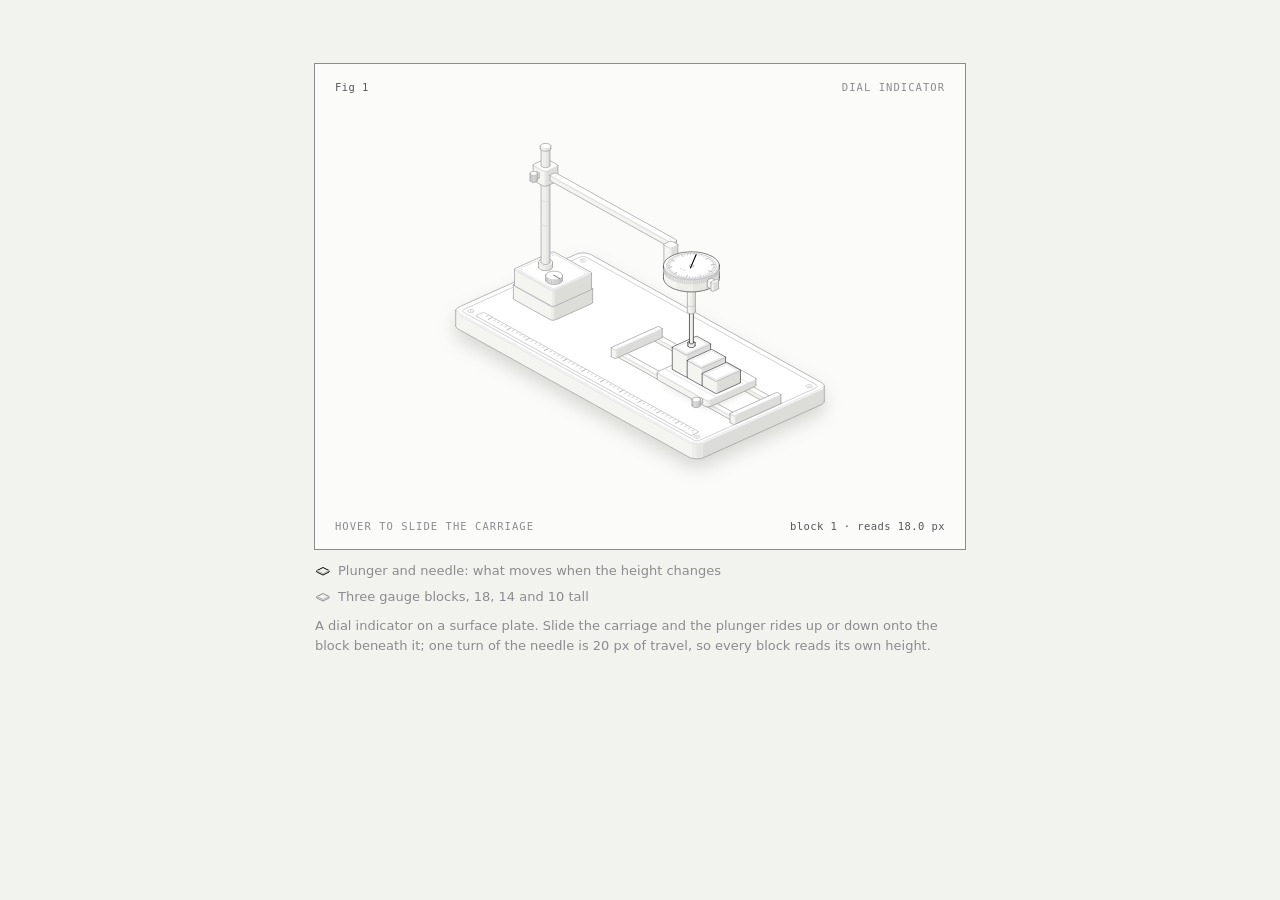
<file: .claude/skills/anatomy/examples/dial-indicator/dial-indicator-light.html>
<!doctype html><html lang="en"><head><meta charset="utf-8"><meta name="viewport" content="width=device-width, initial-scale=1"><title>Dial indicator</title><style>
.iso{
  --anatomy-page:#0b0b0b;--anatomy-card:#131313;--anatomy-text:#a3a3a3;--anatomy-strong:#e6e6e6;--anatomy-muted:#6e6e6e;
  --anatomy-paper:#131313;--anatomy-face:#1b1b1b;--anatomy-top:#1c1c1c;
  --anatomy-shade-0:#0f0f0f;--anatomy-shade-1:#121212;--anatomy-shade-2:#151515;--anatomy-shade-3:#181818;
  --anatomy-lit-top:#262626;--anatomy-lit-shade:#1d1d1d;
  --anatomy-hi:#d4d4d4;--anatomy-mid:#6a6a6a;--anatomy-lo:#3e3e3e;--anatomy-faint:#2a2a2a;--anatomy-lit:#ffffff;
  --anatomy-halo:#050505;--anatomy-halo-opacity:.9;--anatomy-dot:#e6e6e6;
  --anatomy-red:#ff6b6b;--anatomy-green:#6be0a0;--anatomy-blue:#6b9bff;
  --anatomy-weight:.6px;--anatomy-ease:cubic-bezier(.32,.72,0,1);
  --anatomy-mono:ui-monospace,"SF Mono",Menlo,Consolas,monospace;
  --anatomy-lift:inset 0 1px 0 0 #ffffff0a,inset 0 0 0 1px #ffffff06,0 0 0 1px #00000026,0 1px 1px -.5px #00000014,0 3px 3px -1.5px #00000014,0 6px 6px -3px #00000014,0 12px 12px -6px #00000014;
}
.iso[data-theme="light"]{
  --anatomy-page:#f2f2ef;--anatomy-card:#fbfbfa;--anatomy-text:#57575a;--anatomy-strong:#18181a;--anatomy-muted:#8c8c90;
  --anatomy-paper:#fbfbfa;--anatomy-face:#ffffff;--anatomy-top:#ffffff;
  --anatomy-shade-0:#dcdcd9;--anatomy-shade-1:#e5e5e2;--anatomy-shade-2:#ededea;--anatomy-shade-3:#f4f4f1;
  --anatomy-lit-top:#ffffff;--anatomy-lit-shade:#eeeeeb;
  --anatomy-hi:#26262a;--anatomy-mid:#8a8a8f;--anatomy-lo:#b4b4b8;--anatomy-faint:#d4d4d6;--anatomy-lit:#000000;
  --anatomy-halo:#8a8a80;--anatomy-halo-opacity:.32;--anatomy-dot:#3a3a3e;
  --anatomy-red:#e5484d;--anatomy-green:#30a46c;--anatomy-blue:#3e63dd;
  --anatomy-lift:inset 0 1px 0 0 #ffffff,0 0 0 1px #0000000f,0 1px 1px -.5px #0000000a,0 3px 3px -1.5px #0000000a,0 6px 6px -3px #0000000a,0 12px 12px -6px #0000000a;
}
.iso-svg{display:block;width:100%;height:auto;overflow:visible}
.iso-svg path,.iso-svg circle{vector-effect:non-scaling-stroke}
.iso-fill{fill:var(--anatomy-paper);stroke:none}
.iso-solid[data-lit]>.iso-fill{fill:var(--anatomy-face)}
.iso-shade,.iso-top{stroke:none}
.iso-shade[data-shade="0"]{fill:var(--anatomy-shade-0)}
.iso-shade[data-shade="1"]{fill:var(--anatomy-shade-1)}
.iso-shade[data-shade="2"]{fill:var(--anatomy-shade-2)}
.iso-shade[data-shade="3"]{fill:var(--anatomy-shade-3)}
.iso-top{fill:var(--anatomy-top)}
.iso-solid[data-lit]>.iso-top{fill:var(--anatomy-lit-top)}
.iso-solid[data-lit]>.iso-shade{fill:var(--anatomy-lit-shade)}
.iso-solid[data-seamless]>.iso-shade,.iso-solid[data-seamless]>.iso-top{stroke-width:.4;stroke-linejoin:round}
.iso-solid[data-seamless]>.iso-shade[data-shade="0"]{stroke:var(--anatomy-shade-0)}
.iso-solid[data-seamless]>.iso-shade[data-shade="1"]{stroke:var(--anatomy-shade-1)}
.iso-solid[data-seamless]>.iso-shade[data-shade="2"]{stroke:var(--anatomy-shade-2)}
.iso-solid[data-seamless]>.iso-shade[data-shade="3"]{stroke:var(--anatomy-shade-3)}
.iso-solid[data-seamless]>.iso-top{stroke:var(--anatomy-top)}
.iso-solid[data-seamless][data-lit]>.iso-top{stroke:var(--anatomy-lit-top)}
.iso-solid[data-seamless][data-lit]>.iso-shade{stroke:var(--anatomy-lit-shade)}
.iso-solid[data-lit]>.iso-edge{stroke:var(--anatomy-lit)}
.iso-halo{fill:var(--anatomy-halo);stroke:none;filter:blur(9px);opacity:var(--anatomy-halo-opacity);transform:translateY(3px)}
.iso-line{fill:none;stroke:var(--anatomy-lo);stroke-width:var(--anatomy-weight);stroke-linecap:round;stroke-linejoin:round}
.iso-line[data-tone="hi"]{stroke:var(--anatomy-hi)}
.iso-line[data-tone="mid"]{stroke:var(--anatomy-mid)}
.iso-line[data-tone="lo"]{stroke:var(--anatomy-lo)}
.iso-line[data-tone="faint"]{stroke:var(--anatomy-faint)}
.iso-line[data-tone="lit"]{stroke:var(--anatomy-lit)}
.iso-line[data-tone="red"]{stroke:var(--anatomy-red)}
.iso-line[data-tone="green"]{stroke:var(--anatomy-green)}
.iso-line[data-tone="blue"]{stroke:var(--anatomy-blue)}
.iso-line[data-dotted]{stroke-dasharray:.01 3.5;stroke-width:1}
.iso-line[data-dashed]{stroke-dasharray:3 3}
.iso-line[data-flow]{stroke-dasharray:2 6}
.iso-wire-end{fill:var(--anatomy-paper);stroke:var(--anatomy-lo);stroke-width:var(--anatomy-weight)}
.iso-wire[data-tone="hi"] .iso-wire-end{stroke:var(--anatomy-hi)}
.iso-wire[data-tone="mid"] .iso-wire-end{stroke:var(--anatomy-mid)}
.iso-wire[data-tone="faint"] .iso-wire-end{stroke:var(--anatomy-faint)}
.iso-wire[data-tone="lit"] .iso-wire-end{stroke:var(--anatomy-lit)}
.iso-dots circle{fill:var(--anatomy-dot);stroke:none;opacity:.32}
.iso-dots[data-tone="hi"] circle{opacity:.85}
.iso-dots[data-tone="mid"] circle{opacity:.45}
.iso-dots[data-tone="lo"] circle{opacity:.22}
.iso-dots[data-tone="faint"] circle{opacity:.12}
.iso-face-text{fill:var(--anatomy-mid);font-family:var(--anatomy-mono);letter-spacing:.04em}
.iso-face-text[data-tone="hi"]{fill:var(--anatomy-hi)}
.iso-face-text[data-tone="lo"]{fill:var(--anatomy-lo)}
.iso-face-text[data-tone="faint"]{fill:var(--anatomy-faint)}
.tb-body{fill:var(--anatomy-shade-2);stroke:none}
.tb-shine{fill:var(--anatomy-top);stroke:none}
.tb-shade{fill:var(--anatomy-shade-0);stroke:none}
.tb-ring{fill:none;stroke:var(--anatomy-lo);stroke-width:.45;stroke-linecap:butt;stroke-linejoin:round}
.tb-ring[data-tone="mid"]{stroke:var(--anatomy-mid)}
.tb-ring[data-tone="faint"]{stroke:var(--anatomy-faint)}
.tb-ring[data-tone="hi"]{stroke:var(--anatomy-hi)}
@keyframes iso-flow{to{stroke-dashoffset:-32}}
@keyframes iso-pulse{0%,100%{opacity:.18}12%{opacity:1}40%{opacity:.18}}
.iso-line[data-flow]{animation:iso-flow 1600ms linear infinite}
.iso-dots circle[data-pulse]{animation:iso-pulse 1600ms steps(1,end) infinite;animation-delay:var(--pulse-at,0ms)}
.iso-figure{margin:32px 0 36px}
.iso-plate{position:relative;padding:52px 24px;border-radius:0;background:var(--anatomy-card);box-shadow:0 0 0 1px var(--anatomy-mid);--anatomy-paper:var(--anatomy-card)}
.iso-plate-corners{position:absolute;inset:18px 20px;pointer-events:none}
.iso-plate-corner{position:absolute;color:var(--anatomy-muted);font-family:var(--anatomy-mono);font-size:10.5px;line-height:1;letter-spacing:.04em;white-space:nowrap}
.iso-plate-corner[data-corner="fig"]{top:0;left:0;color:var(--anatomy-text)}
.iso-plate-corner[data-corner="title"]{top:0;right:0;text-transform:uppercase;letter-spacing:.1em}
.iso-plate-corner[data-corner="hint"]{bottom:0;left:0;text-transform:uppercase;letter-spacing:.1em}
.iso-plate-corner[data-corner="readout"]{right:0;bottom:0;color:var(--anatomy-text);font-variant-numeric:tabular-nums}
.iso-plate .iso-svg{margin:0 auto}
.iso-legend{display:grid;gap:8px;margin-top:12px;color:var(--anatomy-muted);font-size:13px;line-height:1.55}
.iso-keys{display:flex;flex-wrap:wrap;gap:6px 18px}
.iso-key{display:inline-flex;align-items:center;gap:7px}
.iso-swatch{width:16px;height:10px;flex:none;overflow:visible}
.iso-swatch path{fill:none;stroke:var(--anatomy-hi);stroke-width:1;vector-effect:non-scaling-stroke;stroke-linejoin:round;stroke-linecap:round}
.iso-swatch[data-mark="raised"] path,.iso-swatch[data-mark="flat"] path{stroke:var(--anatomy-mid)}
.iso-swatch[data-mark="lit"] path{stroke:var(--anatomy-lit)}
.iso-swatch[data-mark="dim"] path{stroke:var(--anatomy-lo)}
.iso-swatch[data-mark="dotted"] path{stroke-dasharray:.01 3;stroke-width:1.4}
.iso-swatch[data-mark="dashed"] path{stroke-dasharray:3 2.5}
.iso-swatch[data-mark="red"] path{stroke:var(--anatomy-red)}
.iso-swatch[data-mark="green"] path{stroke:var(--anatomy-green)}
.iso-swatch[data-mark="blue"] path{stroke:var(--anatomy-blue)}
.iso-swatch-crease{stroke:var(--anatomy-lo)!important}
@media (max-width:560px){.iso-plate{padding:48px 12px 70px}.iso-plate-corner[data-corner="hint"]{bottom:18px}}
@media (prefers-reduced-motion:reduce){.iso-line[data-flow],.iso-dots circle[data-pulse]{animation:none}}

*{box-sizing:border-box}
html{color-scheme:dark}
body[data-theme="light"]{color-scheme:light}
body{margin:0;background:var(--anatomy-page);color:var(--anatomy-text);font:14px/1.6 ui-sans-serif,system-ui,-apple-system,"Segoe UI",sans-serif;-webkit-font-smoothing:antialiased}
.iso-page{width:min(650px,100% - 32px);margin:64px auto 96px}
</style></head><body class="iso" data-theme="light"><main class="iso-page"><figure class="iso-figure"><div class="iso-plate"><div class="iso-plate-corners" aria-hidden="true"><span class="iso-plate-corner" data-corner="fig">Fig 1</span><span class="iso-plate-corner" data-corner="title">Dial indicator</span><span class="iso-plate-corner" data-corner="hint">Hover to slide the carriage</span><span class="iso-plate-corner" data-corner="readout" data-readout>block 1 · reads 18.0 px</span></div><div class="iso-stage" tabindex="0" role="slider" aria-label="Dial indicator: arrow keys move the carriage from block to block" aria-valuemin="0" aria-valuemax="18" aria-valuenow="18"><svg xmlns="http://www.w3.org/2000/svg" class="iso-svg" viewBox="0 0 600 380" role="img" aria-label="A dial indicator on a surface plate. A magnetic base holds a post and an arm; the arm carries a dial whose plunger rests on three gauge blocks, 18, 14 and 10 tall, on a carriage that slides along two rails. Wherever the carriage stops, the plunger rises to the block under it and the needle turns by the same amount."><path class="iso-halo" d="M116.3 200L116.6 199L117.3 197.9L118.5 197L119.9 196.2L235.9 144L237.6 143.3L239.6 142.9L241.7 142.6L243.9 142.6L246.1 142.7L248.1 143.1L250 143.7L251.6 144.4L480.9 271.7L482.2 272.6L483.1 273.6L483.6 274.7L483.7 275.8L483.7 290.2L483.4 291.3L482.7 292.3L481.5 293.3L480.1 294.1L364.1 346.3L362.4 346.9L360.4 347.4L358.3 347.6L356.1 347.7L353.9 347.5L351.9 347.2L350 346.6L348.4 345.9L119.1 218.5L117.8 217.7L116.9 216.7L116.4 215.6L116.3 214.5Z"/><g class="iso-solid"><path class="iso-fill" d="M232.1 174.7L232.3 173.7L232.9 172.6L233.9 171.6L235.4 170.8L237.1 170.2L239.1 169.8L241.3 169.6L243.5 169.6L245.6 169.9L247.5 170.5L249.1 171.2L250.4 172.1L251.2 173.1L251.6 174.2L251.6 176.1L251.5 177.2L250.9 178.2L249.9 179.2L248.4 180L246.6 180.6L244.6 181.1L242.5 181.2L240.3 181.2L238.2 180.9L236.3 180.4L234.6 179.6L233.4 178.8L232.5 177.7L232.1 176.7Z"/><path class="iso-shade" data-shade="0" d="M248.4 180L246.6 180.6L246.6 178.7L248.4 178.1ZM251.6 176.1L251.5 177.2L251.5 175.2L251.6 174.2ZM251.5 177.2L250.9 178.2L250.9 176.3L251.5 175.2ZM250.9 178.2L249.9 179.2L249.9 177.3L250.9 176.3ZM249.9 179.2L248.4 180L248.4 178.1L249.9 177.3Z"/><path class="iso-shade" data-shade="1" d="M246.6 180.6L244.6 181.1L244.6 179.1L246.6 178.7ZM244.6 181.1L242.5 181.2L242.5 179.3L244.6 179.1Z"/><path class="iso-shade" data-shade="2" d="M242.5 181.2L240.3 181.2L240.3 179.3L242.5 179.3ZM240.3 181.2L238.2 180.9L238.2 179L240.3 179.3ZM238.2 180.9L236.3 180.4L236.3 178.4L238.2 179Z"/><path class="iso-shade" data-shade="3" d="M236.3 180.4L234.6 179.6L234.6 177.7L236.3 178.4ZM234.6 179.6L233.4 178.8L233.4 176.8L234.6 177.7ZM233.4 178.8L232.5 177.7L232.5 175.8L233.4 176.8ZM232.5 177.7L232.1 176.7L232.1 174.7L232.5 175.8Z"/><path class="iso-top" d="M248.4 178.1L246.6 178.7L244.6 179.1L242.5 179.3L240.3 179.3L238.2 179L236.3 178.4L234.6 177.7L233.4 176.8L232.5 175.8L232.1 174.7L232.3 173.7L232.9 172.6L233.9 171.6L235.4 170.8L237.1 170.2L239.1 169.8L241.3 169.6L243.5 169.6L245.6 169.9L247.5 170.5L249.1 171.2L250.4 172.1L251.2 173.1L251.6 174.2L251.5 175.2L250.9 176.3L249.9 177.3Z"/><path class="iso-line iso-crease" data-tone="faint" d="M251.6 174.2L251.5 175.2L250.9 176.3L249.9 177.3L248.4 178.1L246.6 178.7L244.6 179.1L242.5 179.3L240.3 179.3L238.2 179L236.3 178.4L234.6 177.7L233.4 176.8L232.5 175.8L232.1 174.7"/><path class="iso-line iso-edge" data-tone="lo" d="M232.1 174.7L232.3 173.7L232.9 172.6L233.9 171.6L235.4 170.8L237.1 170.2L239.1 169.8L241.3 169.6L243.5 169.6L245.6 169.9L247.5 170.5L249.1 171.2L250.4 172.1L251.2 173.1L251.6 174.2M251.6 176.1L251.5 177.2L250.9 178.2L249.9 179.2L248.4 180L246.6 180.6L244.6 181.1L242.5 181.2L240.3 181.2L238.2 180.9L236.3 180.4L234.6 179.6L233.4 178.8L232.5 177.7L232.1 176.7M232.1 174.7L232.1 176.7M251.6 174.2L251.6 176.1"/></g><g class="iso-solid"><path class="iso-fill" d="M234.4 170.6L234.5 169.7L234.9 168.9L235.7 168.2L236.8 167.6L238.2 167.1L239.8 166.7L241.4 166.6L243.1 166.6L244.7 166.9L246.2 167.3L247.5 167.8L248.5 168.5L249.1 169.3L249.4 170.1L249.4 174.2L249.3 175.1L248.8 175.9L248 176.6L246.9 177.2L245.5 177.7L244 178.1L242.3 178.2L240.6 178.2L239 177.9L237.6 177.5L236.3 177L235.3 176.3L234.7 175.5L234.4 174.7Z"/><path class="iso-shade" data-shade="0" d="M246.9 177.2L245.5 177.7L245.5 173.6L246.9 173.1ZM249.4 174.2L249.3 175.1L249.3 171L249.4 170.1ZM249.3 175.1L248.8 175.9L248.8 171.8L249.3 171ZM248.8 175.9L248 176.6L248 172.5L248.8 171.8ZM248 176.6L246.9 177.2L246.9 173.1L248 172.5Z"/><path class="iso-shade" data-shade="1" d="M245.5 177.7L244 178.1L244 174L245.5 173.6ZM244 178.1L242.3 178.2L242.3 174.1L244 174Z"/><path class="iso-shade" data-shade="2" d="M242.3 178.2L240.6 178.2L240.6 174.1L242.3 174.1ZM240.6 178.2L239 177.9L239 173.8L240.6 174.1ZM239 177.9L237.6 177.5L237.6 173.4L239 173.8Z"/><path class="iso-shade" data-shade="3" d="M237.6 177.5L236.3 177L236.3 172.9L237.6 173.4ZM236.3 177L235.3 176.3L235.3 172.2L236.3 172.9ZM235.3 176.3L234.7 175.5L234.7 171.4L235.3 172.2ZM234.7 175.5L234.4 174.7L234.4 170.6L234.7 171.4Z"/><path class="iso-top" d="M246.9 173.1L245.5 173.6L244 174L242.3 174.1L240.6 174.1L239 173.8L237.6 173.4L236.3 172.9L235.3 172.2L234.7 171.4L234.4 170.6L234.5 169.7L234.9 168.9L235.7 168.2L236.8 167.6L238.2 167.1L239.8 166.7L241.4 166.6L243.1 166.6L244.7 166.9L246.2 167.3L247.5 167.8L248.5 168.5L249.1 169.3L249.4 170.1L249.3 171L248.8 171.8L248 172.5Z"/><path class="iso-line iso-crease" data-tone="faint" d="M249.4 170.1L249.3 171L248.8 171.8L248 172.5L246.9 173.1L245.5 173.6L244 174L242.3 174.1L240.6 174.1L239 173.8L237.6 173.4L236.3 172.9L235.3 172.2L234.7 171.4L234.4 170.6"/><path class="iso-line iso-edge" data-tone="mid" d="M234.4 170.6L234.5 169.7L234.9 168.9L235.7 168.2L236.8 167.6L238.2 167.1L239.8 166.7L241.4 166.6L243.1 166.6L244.7 166.9L246.2 167.3L247.5 167.8L248.5 168.5L249.1 169.3L249.4 170.1M249.4 174.2L249.3 175.1L248.8 175.9L248 176.6L246.9 177.2L245.5 177.7L244 178.1L242.3 178.2L240.6 178.2L239 177.9L237.6 177.5L236.3 177L235.3 176.3L234.7 175.5L234.4 174.7M234.4 170.6L234.4 174.7M249.4 170.1L249.4 174.2"/></g><g class="iso-solid"><path class="iso-fill" d="M145.2 213.9L145.3 212.8L145.9 211.7L147 210.8L148.4 210L150.2 209.3L152.2 208.9L154.3 208.7L156.5 208.8L158.6 209.1L160.5 209.6L162.2 210.3L163.4 211.2L164.3 212.2L164.7 213.3L164.7 215.2L164.5 216.3L163.9 217.4L162.9 218.3L161.5 219.1L159.7 219.8L157.7 220.2L155.5 220.4L153.3 220.3L151.2 220L149.3 219.5L147.7 218.8L146.4 217.9L145.6 216.9L145.2 215.8Z"/><path class="iso-shade" data-shade="0" d="M161.5 219.1L159.7 219.8L159.7 217.9L161.5 217.2ZM164.7 215.2L164.5 216.3L164.5 214.4L164.7 213.3ZM164.5 216.3L163.9 217.4L163.9 215.4L164.5 214.4ZM163.9 217.4L162.9 218.3L162.9 216.4L163.9 215.4ZM162.9 218.3L161.5 219.1L161.5 217.2L162.9 216.4Z"/><path class="iso-shade" data-shade="1" d="M159.7 219.8L157.7 220.2L157.7 218.3L159.7 217.9ZM157.7 220.2L155.5 220.4L155.5 218.5L157.7 218.3Z"/><path class="iso-shade" data-shade="2" d="M155.5 220.4L153.3 220.3L153.3 218.4L155.5 218.5ZM153.3 220.3L151.2 220L151.2 218.1L153.3 218.4ZM151.2 220L149.3 219.5L149.3 217.6L151.2 218.1Z"/><path class="iso-shade" data-shade="3" d="M149.3 219.5L147.7 218.8L147.7 216.9L149.3 217.6ZM147.7 218.8L146.4 217.9L146.4 216L147.7 216.9ZM146.4 217.9L145.6 216.9L145.6 215L146.4 216ZM145.6 216.9L145.2 215.8L145.2 213.9L145.6 215Z"/><path class="iso-top" d="M161.5 217.2L159.7 217.9L157.7 218.3L155.5 218.5L153.3 218.4L151.2 218.1L149.3 217.6L147.7 216.9L146.4 216L145.6 215L145.2 213.9L145.3 212.8L145.9 211.7L147 210.8L148.4 210L150.2 209.3L152.2 208.9L154.3 208.7L156.5 208.8L158.6 209.1L160.5 209.6L162.2 210.3L163.4 211.2L164.3 212.2L164.7 213.3L164.5 214.4L163.9 215.4L162.9 216.4Z"/><path class="iso-line iso-crease" data-tone="faint" d="M164.7 213.3L164.5 214.4L163.9 215.4L162.9 216.4L161.5 217.2L159.7 217.9L157.7 218.3L155.5 218.5L153.3 218.4L151.2 218.1L149.3 217.6L147.7 216.9L146.4 216L145.6 215L145.2 213.9"/><path class="iso-line iso-edge" data-tone="lo" d="M145.2 213.9L145.3 212.8L145.9 211.7L147 210.8L148.4 210L150.2 209.3L152.2 208.9L154.3 208.7L156.5 208.8L158.6 209.1L160.5 209.6L162.2 210.3L163.4 211.2L164.3 212.2L164.7 213.3M164.7 215.2L164.5 216.3L163.9 217.4L162.9 218.3L161.5 219.1L159.7 219.8L157.7 220.2L155.5 220.4L153.3 220.3L151.2 220L149.3 219.5L147.7 218.8L146.4 217.9L145.6 216.9L145.2 215.8M145.2 213.9L145.2 215.8M164.7 213.3L164.7 215.2"/></g><g class="iso-solid"><path class="iso-fill" d="M147.4 209.7L147.5 208.9L148 208.1L148.8 207.3L149.9 206.7L151.3 206.2L152.8 205.9L154.5 205.7L156.2 205.8L157.8 206L159.3 206.4L160.5 207L161.5 207.7L162.1 208.4L162.4 209.3L162.4 213.4L162.3 214.2L161.9 215L161.1 215.8L160 216.4L158.6 216.9L157 217.2L155.4 217.4L153.7 217.3L152.1 217.1L150.6 216.7L149.3 216.1L148.4 215.4L147.7 214.7L147.4 213.8Z"/><path class="iso-shade" data-shade="0" d="M160 216.4L158.6 216.9L158.6 212.8L160 212.3ZM162.4 213.4L162.3 214.2L162.3 210.1L162.4 209.3ZM162.3 214.2L161.9 215L161.9 210.9L162.3 210.1ZM161.9 215L161.1 215.8L161.1 211.7L161.9 210.9ZM161.1 215.8L160 216.4L160 212.3L161.1 211.7Z"/><path class="iso-shade" data-shade="1" d="M158.6 216.9L157 217.2L157 213.1L158.6 212.8ZM157 217.2L155.4 217.4L155.4 213.2L157 213.1Z"/><path class="iso-shade" data-shade="2" d="M155.4 217.4L153.7 217.3L153.7 213.2L155.4 213.2ZM153.7 217.3L152.1 217.1L152.1 213L153.7 213.2ZM152.1 217.1L150.6 216.7L150.6 212.6L152.1 213Z"/><path class="iso-shade" data-shade="3" d="M150.6 216.7L149.3 216.1L149.3 212L150.6 212.6ZM149.3 216.1L148.4 215.4L148.4 211.3L149.3 212ZM148.4 215.4L147.7 214.7L147.7 210.5L148.4 211.3ZM147.7 214.7L147.4 213.8L147.4 209.7L147.7 210.5Z"/><path class="iso-top" d="M160 212.3L158.6 212.8L157 213.1L155.4 213.2L153.7 213.2L152.1 213L150.6 212.6L149.3 212L148.4 211.3L147.7 210.5L147.4 209.7L147.5 208.9L148 208.1L148.8 207.3L149.9 206.7L151.3 206.2L152.8 205.9L154.5 205.7L156.2 205.8L157.8 206L159.3 206.4L160.5 207L161.5 207.7L162.1 208.4L162.4 209.3L162.3 210.1L161.9 210.9L161.1 211.7Z"/><path class="iso-line iso-crease" data-tone="faint" d="M162.4 209.3L162.3 210.1L161.9 210.9L161.1 211.7L160 212.3L158.6 212.8L157 213.1L155.4 213.2L153.7 213.2L152.1 213L150.6 212.6L149.3 212L148.4 211.3L147.7 210.5L147.4 209.7"/><path class="iso-line iso-edge" data-tone="mid" d="M147.4 209.7L147.5 208.9L148 208.1L148.8 207.3L149.9 206.7L151.3 206.2L152.8 205.9L154.5 205.7L156.2 205.8L157.8 206L159.3 206.4L160.5 207L161.5 207.7L162.1 208.4L162.4 209.3M162.4 213.4L162.3 214.2L161.9 215L161.1 215.8L160 216.4L158.6 216.9L157 217.2L155.4 217.4L153.7 217.3L152.1 217.1L150.6 216.7L149.3 216.1L148.4 215.4L147.7 214.7L147.4 213.8M147.4 209.7L147.4 213.8M162.4 209.3L162.4 213.4"/></g><g class="iso-solid"><path class="iso-fill" d="M435.3 287.6L435.5 286.5L436.1 285.4L437.1 284.5L438.5 283.7L440.3 283L442.3 282.6L444.5 282.4L446.7 282.5L448.8 282.8L450.7 283.3L452.3 284L453.6 284.9L454.4 285.9L454.8 287L454.8 288.9L454.7 290L454.1 291.1L453 292L451.6 292.8L449.8 293.5L447.8 293.9L445.7 294.1L443.5 294L441.4 293.7L439.5 293.2L437.8 292.5L436.6 291.6L435.7 290.6L435.3 289.5Z"/><path class="iso-shade" data-shade="0" d="M451.6 292.8L449.8 293.5L449.8 291.5L451.6 290.9ZM454.8 288.9L454.7 290L454.7 288.1L454.8 287ZM454.7 290L454.1 291.1L454.1 289.1L454.7 288.1ZM454.1 291.1L453 292L453 290.1L454.1 289.1ZM453 292L451.6 292.8L451.6 290.9L453 290.1Z"/><path class="iso-shade" data-shade="1" d="M449.8 293.5L447.8 293.9L447.8 292L449.8 291.5ZM447.8 293.9L445.7 294.1L445.7 292.1L447.8 292Z"/><path class="iso-shade" data-shade="2" d="M445.7 294.1L443.5 294L443.5 292.1L445.7 292.1ZM443.5 294L441.4 293.7L441.4 291.8L443.5 292.1ZM441.4 293.7L439.5 293.2L439.5 291.3L441.4 291.8Z"/><path class="iso-shade" data-shade="3" d="M439.5 293.2L437.8 292.5L437.8 290.5L439.5 291.3ZM437.8 292.5L436.6 291.6L436.6 289.7L437.8 290.5ZM436.6 291.6L435.7 290.6L435.7 288.7L436.6 289.7ZM435.7 290.6L435.3 289.5L435.3 287.6L435.7 288.7Z"/><path class="iso-top" d="M451.6 290.9L449.8 291.5L447.8 292L445.7 292.1L443.5 292.1L441.4 291.8L439.5 291.3L437.8 290.5L436.6 289.7L435.7 288.7L435.3 287.6L435.5 286.5L436.1 285.4L437.1 284.5L438.5 283.7L440.3 283L442.3 282.6L444.5 282.4L446.7 282.5L448.8 282.8L450.7 283.3L452.3 284L453.6 284.9L454.4 285.9L454.8 287L454.7 288.1L454.1 289.1L453 290.1Z"/><path class="iso-line iso-crease" data-tone="faint" d="M454.8 287L454.7 288.1L454.1 289.1L453 290.1L451.6 290.9L449.8 291.5L447.8 292L445.7 292.1L443.5 292.1L441.4 291.8L439.5 291.3L437.8 290.5L436.6 289.7L435.7 288.7L435.3 287.6"/><path class="iso-line iso-edge" data-tone="lo" d="M435.3 287.6L435.5 286.5L436.1 285.4L437.1 284.5L438.5 283.7L440.3 283L442.3 282.6L444.5 282.4L446.7 282.5L448.8 282.8L450.7 283.3L452.3 284L453.6 284.9L454.4 285.9L454.8 287M454.8 288.9L454.7 290L454.1 291.1L453 292L451.6 292.8L449.8 293.5L447.8 293.9L445.7 294.1L443.5 294L441.4 293.7L439.5 293.2L437.8 292.5L436.6 291.6L435.7 290.6L435.3 289.5M435.3 287.6L435.3 289.5M454.8 287L454.8 288.9"/></g><g class="iso-solid"><path class="iso-fill" d="M437.6 283.4L437.7 282.6L438.1 281.8L438.9 281L440 280.4L441.4 279.9L443 279.6L444.6 279.4L446.3 279.5L447.9 279.7L449.4 280.1L450.7 280.7L451.6 281.4L452.3 282.1L452.6 283L452.6 287.1L452.5 287.9L452 288.7L451.2 289.4L450.1 290.1L448.7 290.6L447.2 290.9L445.5 291L443.8 291L442.2 290.8L440.7 290.4L439.5 289.8L438.5 289.1L437.9 288.3L437.6 287.5Z"/><path class="iso-shade" data-shade="0" d="M450.1 290.1L448.7 290.6L448.7 286.5L450.1 286ZM452.6 287.1L452.5 287.9L452.5 283.8L452.6 283ZM452.5 287.9L452 288.7L452 284.6L452.5 283.8ZM452 288.7L451.2 289.4L451.2 285.3L452 284.6ZM451.2 289.4L450.1 290.1L450.1 286L451.2 285.3Z"/><path class="iso-shade" data-shade="1" d="M448.7 290.6L447.2 290.9L447.2 286.8L448.7 286.5ZM447.2 290.9L445.5 291L445.5 286.9L447.2 286.8Z"/><path class="iso-shade" data-shade="2" d="M445.5 291L443.8 291L443.8 286.9L445.5 286.9ZM443.8 291L442.2 290.8L442.2 286.7L443.8 286.9ZM442.2 290.8L440.7 290.4L440.7 286.3L442.2 286.7Z"/><path class="iso-shade" data-shade="3" d="M440.7 290.4L439.5 289.8L439.5 285.7L440.7 286.3ZM439.5 289.8L438.5 289.1L438.5 285L439.5 285.7ZM438.5 289.1L437.9 288.3L437.9 284.2L438.5 285ZM437.9 288.3L437.6 287.5L437.6 283.4L437.9 284.2Z"/><path class="iso-top" d="M450.1 286L448.7 286.5L447.2 286.8L445.5 286.9L443.8 286.9L442.2 286.7L440.7 286.3L439.5 285.7L438.5 285L437.9 284.2L437.6 283.4L437.7 282.6L438.1 281.8L438.9 281L440 280.4L441.4 279.9L443 279.6L444.6 279.4L446.3 279.5L447.9 279.7L449.4 280.1L450.7 280.7L451.6 281.4L452.3 282.1L452.6 283L452.5 283.8L452 284.6L451.2 285.3Z"/><path class="iso-line iso-crease" data-tone="faint" d="M452.6 283L452.5 283.8L452 284.6L451.2 285.3L450.1 286L448.7 286.5L447.2 286.8L445.5 286.9L443.8 286.9L442.2 286.7L440.7 286.3L439.5 285.7L438.5 285L437.9 284.2L437.6 283.4"/><path class="iso-line iso-edge" data-tone="mid" d="M437.6 283.4L437.7 282.6L438.1 281.8L438.9 281L440 280.4L441.4 279.9L443 279.6L444.6 279.4L446.3 279.5L447.9 279.7L449.4 280.1L450.7 280.7L451.6 281.4L452.3 282.1L452.6 283M452.6 287.1L452.5 287.9L452 288.7L451.2 289.4L450.1 290.1L448.7 290.6L447.2 290.9L445.5 291L443.8 291L442.2 290.8L440.7 290.4L439.5 289.8L438.5 289.1L437.9 288.3L437.6 287.5M437.6 283.4L437.6 287.5M452.6 283L452.6 287.1"/></g><g class="iso-solid"><path class="iso-fill" d="M348.4 326.7L348.5 325.6L349.1 324.6L350.1 323.6L351.6 322.8L353.4 322.2L355.4 321.8L357.5 321.6L359.7 321.6L361.8 321.9L363.7 322.4L365.4 323.2L366.6 324.1L367.5 325.1L367.9 326.1L367.9 328.1L367.7 329.2L367.1 330.2L366.1 331.2L364.6 332L362.9 332.6L360.9 333L358.7 333.2L356.5 333.2L354.4 332.9L352.5 332.3L350.9 331.6L349.6 330.7L348.8 329.7L348.4 328.7Z"/><path class="iso-shade" data-shade="0" d="M364.6 332L362.9 332.6L362.9 330.7L364.6 330.1ZM367.9 328.1L367.7 329.2L367.7 327.2L367.9 326.1ZM367.7 329.2L367.1 330.2L367.1 328.3L367.7 327.2ZM367.1 330.2L366.1 331.2L366.1 329.2L367.1 328.3ZM366.1 331.2L364.6 332L364.6 330.1L366.1 329.2Z"/><path class="iso-shade" data-shade="1" d="M362.9 332.6L360.9 333L360.9 331.1L362.9 330.7ZM360.9 333L358.7 333.2L358.7 331.3L360.9 331.1Z"/><path class="iso-shade" data-shade="2" d="M358.7 333.2L356.5 333.2L356.5 331.2L358.7 331.3ZM356.5 333.2L354.4 332.9L354.4 330.9L356.5 331.2ZM354.4 332.9L352.5 332.3L352.5 330.4L354.4 330.9Z"/><path class="iso-shade" data-shade="3" d="M352.5 332.3L350.9 331.6L350.9 329.7L352.5 330.4ZM350.9 331.6L349.6 330.7L349.6 328.8L350.9 329.7ZM349.6 330.7L348.8 329.7L348.8 327.8L349.6 328.8ZM348.8 329.7L348.4 328.7L348.4 326.7L348.8 327.8Z"/><path class="iso-top" d="M364.6 330.1L362.9 330.7L360.9 331.1L358.7 331.3L356.5 331.2L354.4 330.9L352.5 330.4L350.9 329.7L349.6 328.8L348.8 327.8L348.4 326.7L348.5 325.6L349.1 324.6L350.1 323.6L351.6 322.8L353.4 322.2L355.4 321.8L357.5 321.6L359.7 321.6L361.8 321.9L363.7 322.4L365.4 323.2L366.6 324.1L367.5 325.1L367.9 326.1L367.7 327.2L367.1 328.3L366.1 329.2Z"/><path class="iso-line iso-crease" data-tone="faint" d="M367.9 326.1L367.7 327.2L367.1 328.3L366.1 329.2L364.6 330.1L362.9 330.7L360.9 331.1L358.7 331.3L356.5 331.2L354.4 330.9L352.5 330.4L350.9 329.7L349.6 328.8L348.8 327.8L348.4 326.7"/><path class="iso-line iso-edge" data-tone="lo" d="M348.4 326.7L348.5 325.6L349.1 324.6L350.1 323.6L351.6 322.8L353.4 322.2L355.4 321.8L357.5 321.6L359.7 321.6L361.8 321.9L363.7 322.4L365.4 323.2L366.6 324.1L367.5 325.1L367.9 326.1M367.9 328.1L367.7 329.2L367.1 330.2L366.1 331.2L364.6 332L362.9 332.6L360.9 333L358.7 333.2L356.5 333.2L354.4 332.9L352.5 332.3L350.9 331.6L349.6 330.7L348.8 329.7L348.4 328.7M348.4 326.7L348.4 328.7M367.9 326.1L367.9 328.1"/></g><g class="iso-solid"><path class="iso-fill" d="M350.6 322.6L350.7 321.7L351.2 320.9L352 320.2L353.1 319.5L354.5 319L356 318.7L357.7 318.6L359.4 318.6L361 318.8L362.4 319.3L363.7 319.8L364.7 320.5L365.3 321.3L365.6 322.1L365.6 326.2L365.5 327L365.1 327.9L364.3 328.6L363.2 329.2L361.8 329.7L360.2 330L358.6 330.2L356.9 330.1L355.3 329.9L353.8 329.5L352.5 328.9L351.5 328.3L350.9 327.5L350.6 326.7Z"/><path class="iso-shade" data-shade="0" d="M363.2 329.2L361.8 329.7L361.8 325.6L363.2 325.1ZM365.6 326.2L365.5 327L365.5 322.9L365.6 322.1ZM365.5 327L365.1 327.9L365.1 323.8L365.5 322.9ZM365.1 327.9L364.3 328.6L364.3 324.5L365.1 323.8ZM364.3 328.6L363.2 329.2L363.2 325.1L364.3 324.5Z"/><path class="iso-shade" data-shade="1" d="M361.8 329.7L360.2 330L360.2 325.9L361.8 325.6ZM360.2 330L358.6 330.2L358.6 326.1L360.2 325.9Z"/><path class="iso-shade" data-shade="2" d="M358.6 330.2L356.9 330.1L356.9 326L358.6 326.1ZM356.9 330.1L355.3 329.9L355.3 325.8L356.9 326ZM355.3 329.9L353.8 329.5L353.8 325.4L355.3 325.8Z"/><path class="iso-shade" data-shade="3" d="M353.8 329.5L352.5 328.9L352.5 324.8L353.8 325.4ZM352.5 328.9L351.5 328.3L351.5 324.2L352.5 324.8ZM351.5 328.3L350.9 327.5L350.9 323.4L351.5 324.2ZM350.9 327.5L350.6 326.7L350.6 322.6L350.9 323.4Z"/><path class="iso-top" d="M363.2 325.1L361.8 325.6L360.2 325.9L358.6 326.1L356.9 326L355.3 325.8L353.8 325.4L352.5 324.8L351.5 324.2L350.9 323.4L350.6 322.6L350.7 321.7L351.2 320.9L352 320.2L353.1 319.5L354.5 319L356 318.7L357.7 318.6L359.4 318.6L361 318.8L362.4 319.3L363.7 319.8L364.7 320.5L365.3 321.3L365.6 322.1L365.5 322.9L365.1 323.8L364.3 324.5Z"/><path class="iso-line iso-crease" data-tone="faint" d="M365.6 322.1L365.5 322.9L365.1 323.8L364.3 324.5L363.2 325.1L361.8 325.6L360.2 325.9L358.6 326.1L356.9 326L355.3 325.8L353.8 325.4L352.5 324.8L351.5 324.2L350.9 323.4L350.6 322.6"/><path class="iso-line iso-edge" data-tone="mid" d="M350.6 322.6L350.7 321.7L351.2 320.9L352 320.2L353.1 319.5L354.5 319L356 318.7L357.7 318.6L359.4 318.6L361 318.8L362.4 319.3L363.7 319.8L364.7 320.5L365.3 321.3L365.6 322.1M365.6 326.2L365.5 327L365.1 327.9L364.3 328.6L363.2 329.2L361.8 329.7L360.2 330L358.6 330.2L356.9 330.1L355.3 329.9L353.8 329.5L352.5 328.9L351.5 328.3L350.9 327.5L350.6 326.7M350.6 322.6L350.6 326.7M365.6 322.1L365.6 326.2"/></g><g class="iso-solid"><path class="iso-fill" d="M116.3 194L116.6 192.9L117.3 191.9L118.5 191L119.9 190.2L235.9 138L237.6 137.3L239.6 136.8L241.7 136.6L243.9 136.5L246.1 136.7L248.1 137.1L250 137.6L251.6 138.4L480.9 265.7L482.2 266.6L483.1 267.6L483.6 268.6L483.7 269.7L483.7 284.2L483.4 285.3L482.7 286.3L481.5 287.2L480.1 288L364.1 340.2L362.4 340.9L360.4 341.4L358.3 341.6L356.1 341.7L353.9 341.5L351.9 341.1L350 340.6L348.4 339.8L119.1 212.5L117.8 211.6L116.9 210.6L116.4 209.6L116.3 208.5Z"/><path class="iso-shade" data-shade="0" d="M483.7 284.2L483.4 285.3L483.4 270.8L483.7 269.7ZM483.4 285.3L482.7 286.3L482.7 271.8L483.4 270.8ZM482.7 286.3L481.5 287.2L481.5 272.8L482.7 271.8ZM481.5 287.2L480.1 288L480.1 273.6L481.5 272.8ZM480.1 288L364.1 340.2L364.1 325.8L480.1 273.6ZM364.1 340.2L362.4 340.9L362.4 326.4L364.1 325.8Z"/><path class="iso-shade" data-shade="1" d="M362.4 340.9L360.4 341.4L360.4 326.9L362.4 326.4ZM360.4 341.4L358.3 341.6L358.3 327.1L360.4 326.9ZM358.3 341.6L356.1 341.7L356.1 327.2L358.3 327.1Z"/><path class="iso-shade" data-shade="2" d="M356.1 341.7L353.9 341.5L353.9 327L356.1 327.2ZM353.9 341.5L351.9 341.1L351.9 326.7L353.9 327Z"/><path class="iso-shade" data-shade="3" d="M351.9 341.1L350 340.6L350 326.1L351.9 326.7ZM350 340.6L348.4 339.8L348.4 325.4L350 326.1ZM348.4 339.8L119.1 212.5L119.1 198L348.4 325.4ZM119.1 212.5L117.8 211.6L117.8 197.1L119.1 198ZM117.8 211.6L116.9 210.6L116.9 196.2L117.8 197.1ZM116.9 210.6L116.4 209.6L116.4 195.1L116.9 196.2ZM116.4 209.6L116.3 208.5L116.3 194L116.4 195.1Z"/><path class="iso-top" d="M480.9 265.7L482.2 266.6L483.1 267.6L483.6 268.6L483.7 269.7L483.4 270.8L482.7 271.8L481.5 272.8L480.1 273.6L364.1 325.8L362.4 326.4L360.4 326.9L358.3 327.1L356.1 327.2L353.9 327L351.9 326.7L350 326.1L348.4 325.4L119.1 198L117.8 197.1L116.9 196.2L116.4 195.1L116.3 194L116.6 192.9L117.3 191.9L118.5 191L119.9 190.2L235.9 138L237.6 137.3L239.6 136.8L241.7 136.6L243.9 136.5L246.1 136.7L248.1 137.1L250 137.6L251.6 138.4Z"/><path class="iso-line iso-crease" data-tone="faint" d="M483.7 269.7L483.4 270.8L482.7 271.8L481.5 272.8L480.1 273.6L364.1 325.8L362.4 326.4L360.4 326.9L358.3 327.1L356.1 327.2L353.9 327L351.9 326.7L350 326.1L348.4 325.4L119.1 198L117.8 197.1L116.9 196.2L116.4 195.1L116.3 194"/><path class="iso-line iso-bevel" data-tone="faint" d="M483.7 269.7L481.3 270.5L480.7 271.3L479.8 272.1L478.5 272.8L362.7 324.9L361.2 325.5L359.7 325.8L358 326L356.2 326.1L354.5 325.9L352.8 325.6L351.3 325.2L350 324.6L120.8 197.3L119.7 196.6L119 195.8L118.6 194.9L116.3 194"/><path class="iso-line iso-edge" data-tone="mid" d="M116.3 194L116.6 192.9L117.3 191.9L118.5 191L119.9 190.2L235.9 138L237.6 137.3L239.6 136.8L241.7 136.6L243.9 136.5L246.1 136.7L248.1 137.1L250 137.6L251.6 138.4L480.9 265.7L482.2 266.6L483.1 267.6L483.6 268.6L483.7 269.7M483.7 284.2L483.4 285.3L482.7 286.3L481.5 287.2L480.1 288L364.1 340.2L362.4 340.9L360.4 341.4L358.3 341.6L356.1 341.7L353.9 341.5L351.9 341.1L350 340.6L348.4 339.8L119.1 212.5L117.8 211.6L116.9 210.6L116.4 209.6L116.3 208.5M483.7 269.7L483.7 284.2M116.3 194L116.3 208.5"/></g><path class="iso-line" data-tone="lo" d="M475.7 268L476.2 268.4L476.6 268.7L476.8 269.1L476.8 269.5L476.7 269.9L476.4 270.3L476 270.7L475.4 271L359.5 323.2L358.8 323.4L358.1 323.6L357.3 323.7L356.5 323.7L355.6 323.6L354.9 323.5L354.2 323.3L353.6 323L124.3 195.7L123.8 195.4L123.4 195L123.2 194.6L123.2 194.2L123.3 193.8L123.6 193.4L124 193L124.6 192.7L240.5 140.5L241.2 140.3L241.9 140.1L242.7 140L243.5 140L244.4 140.1L245.1 140.2L245.8 140.4L246.4 140.7Z"/><path class="iso-line" data-tone="lo" d="M245.2 145.2L244.1 145.5L243 145.6L241.8 145.5L240.8 145.1L240.2 144.6L240.1 144L240.4 143.4L241.1 142.9L242.1 142.6L243.3 142.5L244.4 142.7L245.4 143L246 143.6L246.2 144.1L245.9 144.7ZM470.7 270.5L469.7 270.8L468.5 270.9L467.4 270.7L466.4 270.3L465.8 269.8L465.6 269.2L465.9 268.7L466.6 268.2L467.7 267.9L468.8 267.8L470 267.9L471 268.3L471.6 268.8L471.7 269.4L471.4 270ZM133.4 195.5L132.3 195.8L131.2 195.9L130 195.8L129 195.4L128.4 194.9L128.3 194.3L128.6 193.7L129.3 193.3L130.3 193L131.5 192.9L132.6 193L133.6 193.4L134.2 193.9L134.4 194.5L134.1 195.1ZM358.9 320.8L357.9 321.1L356.7 321.2L355.6 321L354.6 320.7L354 320.2L353.8 319.6L354.1 319L354.8 318.5L355.9 318.2L357 318.1L358.2 318.3L359.2 318.6L359.8 319.1L359.9 319.7L359.6 320.3Z"/><g class="iso-dots" data-tone="mid"><circle cx="243.1" cy="144.1" r="0.5"/><circle cx="468.7" cy="269.3" r="0.5"/><circle cx="131.3" cy="194.4" r="0.5"/><circle cx="356.9" cy="319.7" r="0.5"/></g><g class="iso-solid"><path class="iso-fill" d="M137.3 198.9L137.3 198.6L137.7 198.3L142.9 196L143.6 195.8L144.3 195.8L144.9 196L357.4 314L357.7 314.3L357.7 315.1L357.7 315.4L357.3 315.7L352.1 318.1L351.5 318.2L350.8 318.2L350.2 318L137.6 200L137.3 199.7Z"/><path class="iso-shade" data-shade="0" d="M357.7 315.1L357.7 315.4L357.7 314.7L357.7 314.3ZM357.7 315.4L357.3 315.7L357.3 315L357.7 314.7ZM357.3 315.7L352.1 318.1L352.1 317.3L357.3 315Z"/><path class="iso-shade" data-shade="1" d="M352.1 318.1L351.5 318.2L351.5 317.5L352.1 317.3Z"/><path class="iso-shade" data-shade="2" d="M351.5 318.2L350.8 318.2L350.8 317.5L351.5 317.5Z"/><path class="iso-shade" data-shade="3" d="M350.8 318.2L350.2 318L350.2 317.3L350.8 317.5ZM350.2 318L137.6 200L137.6 199.3L350.2 317.3ZM137.6 200L137.3 199.7L137.3 198.9L137.6 199.3Z"/><path class="iso-top" d="M357.4 314L357.7 314.3L357.7 314.7L357.3 315L352.1 317.3L351.5 317.5L350.8 317.5L350.2 317.3L137.6 199.3L137.3 198.9L137.3 198.6L137.7 198.3L142.9 196L143.6 195.8L144.3 195.8L144.9 196Z"/><path class="iso-line iso-edge" data-tone="lo" d="M137.3 198.9L137.3 198.6L137.7 198.3L142.9 196L143.6 195.8L144.3 195.8L144.9 196L357.4 314L357.7 314.3M357.7 315.1L357.7 315.4L357.3 315.7L352.1 318.1L351.5 318.2L350.8 318.2L350.2 318L137.6 200L137.3 199.7M357.7 314.3L357.7 315.1M137.3 198.9L137.3 199.7"/></g><path class="iso-line" data-tone="lo" d="M148.7 199L146.6 199.9M156.2 203.1L154.1 204M159.9 205.2L157.8 206.1M163.6 207.2L161.6 208.2M167.4 209.3L165.3 210.2M174.8 213.5L172.7 214.4M178.5 215.5L176.5 216.5M182.3 217.6L180.2 218.5M186 219.7L183.9 220.6M193.5 223.8L191.4 224.7M197.2 225.9L195.1 226.8M200.9 228L198.8 228.9M204.6 230L202.6 231M212.1 234.2L210 235.1M215.8 236.2L213.8 237.2M219.6 238.3L217.5 239.2M223.3 240.4L221.2 241.3M230.7 244.5L228.7 245.4M234.5 246.6L232.4 247.5M238.2 248.7L236.1 249.6M241.9 250.7L239.9 251.7M249.4 254.9L247.3 255.8M253.1 256.9L251 257.9M256.8 259L254.8 259.9M260.6 261.1L258.5 262M268 265.2L266 266.1M271.8 267.3L269.7 268.2M275.5 269.4L273.4 270.3M279.2 271.4L277.1 272.4M286.7 275.6L284.6 276.5M290.4 277.6L288.3 278.6M294.1 279.7L292 280.6M297.8 281.8L295.8 282.7M305.3 285.9L303.2 286.9M309 288L307 288.9M312.8 290.1L310.7 291M316.5 292.1L314.4 293.1M323.9 296.3L321.9 297.2M327.7 298.3L325.6 299.3M331.4 300.4L329.3 301.3M335.1 302.5L333.1 303.4M342.6 306.6L340.5 307.6M346.3 308.7L344.2 309.6M350 310.8L348 311.7M353.8 312.8L351.7 313.8"/><path class="iso-line" data-tone="mid" d="M152.4 201L148.7 202.7M171.1 211.4L167.4 213.1M189.7 221.7L186 223.4M208.4 232.1L204.6 233.8M227 242.4L223.3 244.1M245.7 252.8L241.9 254.5M264.3 263.1L260.6 264.8M282.9 273.5L279.2 275.2M301.6 283.8L297.8 285.5M320.2 294.2L316.5 295.9M338.9 304.6L335.1 306.2"/><g class="iso-dots" data-tone="mid"><circle cx="142.2" cy="198.2" r="0.45"/><circle cx="352.8" cy="315.1" r="0.45"/></g><g class="iso-solid"><path class="iso-fill" d="M315.2 220.9L315.2 220.6L315.6 220.3L318.7 218.9L319.4 218.7L320.1 218.7L320.7 218.9L432.6 281L432.9 281.4L432.9 285L432.8 285.3L432.4 285.6L429.3 287L428.7 287.2L428 287.2L427.4 287L315.5 224.9L315.2 224.6Z"/><path class="iso-shade" data-shade="0" d="M432.9 285L432.8 285.3L432.8 281.7L432.9 281.4ZM432.8 285.3L432.4 285.6L432.4 282L432.8 281.7ZM432.4 285.6L429.3 287L429.3 283.4L432.4 282Z"/><path class="iso-shade" data-shade="1" d="M429.3 287L428.7 287.2L428.7 283.6L429.3 283.4Z"/><path class="iso-shade" data-shade="2" d="M428.7 287.2L428 287.2L428 283.6L428.7 283.6Z"/><path class="iso-shade" data-shade="3" d="M428 287.2L427.4 287L427.4 283.4L428 283.6ZM427.4 287L315.5 224.9L315.5 221.3L427.4 283.4ZM315.5 224.9L315.2 224.6L315.2 220.9L315.5 221.3Z"/><path class="iso-top" d="M432.6 281L432.9 281.4L432.8 281.7L432.4 282L429.3 283.4L428.7 283.6L428 283.6L427.4 283.4L315.5 221.3L315.2 220.9L315.2 220.6L315.6 220.3L318.7 218.9L319.4 218.7L320.1 218.7L320.7 218.9Z"/><path class="iso-line iso-crease" data-tone="faint" d="M432.9 281.4L432.8 281.7L432.4 282L429.3 283.4L428.7 283.6L428 283.6L427.4 283.4L315.5 221.3L315.2 220.9"/><path class="iso-line iso-bevel" data-tone="faint" d="M432.9 281.4L432.3 281.6L432 281.8L429 283.2L428.6 283.3L428.2 283.3L427.7 283.2L316 221.1L315.2 220.9"/><path class="iso-line iso-edge" data-tone="mid" d="M315.2 220.9L315.2 220.6L315.6 220.3L318.7 218.9L319.4 218.7L320.1 218.7L320.7 218.9L432.6 281L432.9 281.4M432.9 285L432.8 285.3L432.4 285.6L429.3 287L428.7 287.2L428 287.2L427.4 287L315.5 224.9L315.2 224.6M432.9 281.4L432.9 285M315.2 220.9L315.2 224.6"/></g><g class="iso-dots" data-tone="mid"><circle cx="322.8" cy="222.7" r="0.4"/><circle cx="425.3" cy="279.6" r="0.4"/></g><g class="iso-solid"><path class="iso-fill" d="M279 237.2L279 236.9L279.4 236.6L282.5 235.2L283.1 235L283.9 235L284.5 235.2L396.3 297.3L396.6 297.7L396.6 301.3L396.6 301.6L396.2 301.9L393.1 303.3L392.5 303.5L391.7 303.5L391.1 303.3L279.3 241.2L279 240.9Z"/><path class="iso-shade" data-shade="0" d="M396.6 301.3L396.6 301.6L396.6 298L396.6 297.7ZM396.6 301.6L396.2 301.9L396.2 298.3L396.6 298ZM396.2 301.9L393.1 303.3L393.1 299.7L396.2 298.3Z"/><path class="iso-shade" data-shade="1" d="M393.1 303.3L392.5 303.5L392.5 299.9L393.1 299.7Z"/><path class="iso-shade" data-shade="2" d="M392.5 303.5L391.7 303.5L391.7 299.9L392.5 299.9Z"/><path class="iso-shade" data-shade="3" d="M391.7 303.5L391.1 303.3L391.1 299.7L391.7 299.9ZM391.1 303.3L279.3 241.2L279.3 237.6L391.1 299.7ZM279.3 241.2L279 240.9L279 237.2L279.3 237.6Z"/><path class="iso-top" d="M396.3 297.3L396.6 297.7L396.6 298L396.2 298.3L393.1 299.7L392.5 299.9L391.7 299.9L391.1 299.7L279.3 237.6L279 237.2L279 236.9L279.4 236.6L282.5 235.2L283.1 235L283.9 235L284.5 235.2Z"/><path class="iso-line iso-crease" data-tone="faint" d="M396.6 297.7L396.6 298L396.2 298.3L393.1 299.7L392.5 299.9L391.7 299.9L391.1 299.7L279.3 237.6L279 237.2"/><path class="iso-line iso-bevel" data-tone="faint" d="M396.6 297.7L396.1 297.9L395.8 298.1L392.8 299.5L392.4 299.6L391.9 299.6L391.5 299.5L279.8 237.4L279 237.2"/><path class="iso-line iso-edge" data-tone="mid" d="M279 237.2L279 236.9L279.4 236.6L282.5 235.2L283.1 235L283.9 235L284.5 235.2L396.3 297.3L396.6 297.7M396.6 301.3L396.6 301.6L396.2 301.9L393.1 303.3L392.5 303.5L391.7 303.5L391.1 303.3L279.3 241.2L279 240.9M396.6 297.7L396.6 301.3M279 237.2L279 240.9"/></g><g class="iso-dots" data-tone="mid"><circle cx="286.5" cy="239" r="0.4"/><circle cx="389.1" cy="295.9" r="0.4"/></g><g class="iso-solid"><path class="iso-fill" d="M271.3 231.3L271.4 230.8L271.8 230.5L317 210.2L317.7 210L318.6 210L319.3 210.2L321.8 211.6L322.2 211.9L322.2 220.4L322.1 220.8L321.6 221.2L276.5 241.5L275.7 241.7L274.9 241.7L274.1 241.4L271.7 240.1L271.3 239.7Z"/><path class="iso-shade" data-shade="0" d="M322.2 220.4L322.1 220.8L322.1 212.4L322.2 211.9ZM322.1 220.8L321.6 221.2L321.6 212.7L322.1 212.4ZM321.6 221.2L276.5 241.5L276.5 233.1L321.6 212.7Z"/><path class="iso-shade" data-shade="1" d="M276.5 241.5L275.7 241.7L275.7 233.3L276.5 233.1Z"/><path class="iso-shade" data-shade="2" d="M275.7 241.7L274.9 241.7L274.9 233.2L275.7 233.3Z"/><path class="iso-shade" data-shade="3" d="M274.9 241.7L274.1 241.4L274.1 233L274.9 233.2ZM274.1 241.4L271.7 240.1L271.7 231.7L274.1 233ZM271.7 240.1L271.3 239.7L271.3 231.3L271.7 231.7Z"/><path class="iso-top" d="M321.8 211.6L322.2 211.9L322.1 212.4L321.6 212.7L276.5 233.1L275.7 233.3L274.9 233.2L274.1 233L271.7 231.7L271.3 231.3L271.4 230.8L271.8 230.5L317 210.2L317.7 210L318.6 210L319.3 210.2Z"/><path class="iso-line iso-crease" data-tone="faint" d="M322.2 211.9L322.1 212.4L321.6 212.7L276.5 233.1L275.7 233.3L274.9 233.2L274.1 233L271.7 231.7L271.3 231.3"/><path class="iso-line iso-bevel" data-tone="faint" d="M322.2 211.9L321.4 212.3L321.1 212.5L276.1 232.8L275.6 232.9L275.1 232.9L274.6 232.7L272.3 231.5L271.3 231.3"/><path class="iso-line iso-edge" data-tone="mid" d="M271.3 231.3L271.4 230.8L271.8 230.5L317 210.2L317.7 210L318.6 210L319.3 210.2L321.8 211.6L322.2 211.9M322.2 220.4L322.1 220.8L321.6 221.2L276.5 241.5L275.7 241.7L274.9 241.7L274.1 241.4L271.7 240.1L271.3 239.7M322.2 211.9L322.2 220.4M271.3 231.3L271.3 239.7"/></g><g class="iso-dots" data-tone="mid"><circle cx="315.4" cy="213.2" r="0.45"/><circle cx="278.1" cy="230" r="0.45"/></g><g class="iso-solid"><path class="iso-fill" d="M389.7 297L389.7 296.6L390.2 296.2L435.3 275.9L436.1 275.7L437 275.7L437.7 275.9L440.1 277.3L440.5 277.7L440.5 286.1L440.5 286.6L440 286.9L394.9 307.2L394.1 307.4L393.2 307.4L392.5 307.2L390.1 305.8L389.7 305.4Z"/><path class="iso-shade" data-shade="0" d="M440.5 286.1L440.5 286.6L440.5 278.1L440.5 277.7ZM440.5 286.6L440 286.9L440 278.5L440.5 278.1ZM440 286.9L394.9 307.2L394.9 298.8L440 278.5Z"/><path class="iso-shade" data-shade="1" d="M394.9 307.2L394.1 307.4L394.1 299L394.9 298.8Z"/><path class="iso-shade" data-shade="2" d="M394.1 307.4L393.2 307.4L393.2 299L394.1 299Z"/><path class="iso-shade" data-shade="3" d="M393.2 307.4L392.5 307.2L392.5 298.7L393.2 299ZM392.5 307.2L390.1 305.8L390.1 297.4L392.5 298.7ZM390.1 305.8L389.7 305.4L389.7 297L390.1 297.4Z"/><path class="iso-top" d="M440.1 277.3L440.5 277.7L440.5 278.1L440 278.5L394.9 298.8L394.1 299L393.2 299L392.5 298.7L390.1 297.4L389.7 297L389.7 296.6L390.2 296.2L435.3 275.9L436.1 275.7L437 275.7L437.7 275.9Z"/><path class="iso-line iso-crease" data-tone="faint" d="M440.5 277.7L440.5 278.1L440 278.5L394.9 298.8L394.1 299L393.2 299L392.5 298.7L390.1 297.4L389.7 297"/><path class="iso-line iso-bevel" data-tone="faint" d="M440.5 277.7L439.8 278L439.5 278.2L394.5 298.5L394 298.6L393.5 298.6L393 298.5L390.7 297.2L389.7 297"/><path class="iso-line iso-edge" data-tone="mid" d="M389.7 297L389.7 296.6L390.2 296.2L435.3 275.9L436.1 275.7L437 275.7L437.7 275.9L440.1 277.3L440.5 277.7M440.5 286.1L440.5 286.6L440 286.9L394.9 307.2L394.1 307.4L393.2 307.4L392.5 307.2L390.1 305.8L389.7 305.4M440.5 277.7L440.5 286.1M389.7 297L389.7 305.4"/></g><g class="iso-dots" data-tone="mid"><circle cx="433.7" cy="279" r="0.45"/><circle cx="396.5" cy="295.7" r="0.45"/></g><g class="iso-solid"><path class="iso-fill" d="M173.8 168.4L174 167.9L174.5 167.4L175.2 167L210.4 151.1L211.3 150.8L212.3 150.7L213.4 150.6L214.5 150.7L215.5 150.9L216.3 151.3L251.7 171L252.3 171.4L252.7 171.9L252.8 172.5L252.8 185.7L252.6 186.3L252.1 186.8L251.4 187.2L216.2 203L215.3 203.3L214.3 203.5L213.2 203.6L212.1 203.5L211.2 203.2L210.3 202.9L174.9 183.2L174.3 182.8L173.9 182.2L173.8 181.7Z"/><path class="iso-shade" data-shade="0" d="M252.8 185.7L252.6 186.3L252.6 173L252.8 172.5ZM252.6 186.3L252.1 186.8L252.1 173.5L252.6 173ZM252.1 186.8L251.4 187.2L251.4 173.9L252.1 173.5ZM251.4 187.2L216.2 203L216.2 189.8L251.4 173.9ZM216.2 203L215.3 203.3L215.3 190.1L216.2 189.8Z"/><path class="iso-shade" data-shade="1" d="M215.3 203.3L214.3 203.5L214.3 190.3L215.3 190.1ZM214.3 203.5L213.2 203.6L213.2 190.3L214.3 190.3Z"/><path class="iso-shade" data-shade="2" d="M213.2 203.6L212.1 203.5L212.1 190.2L213.2 190.3ZM212.1 203.5L211.2 203.2L211.2 190L212.1 190.2Z"/><path class="iso-shade" data-shade="3" d="M211.2 203.2L210.3 202.9L210.3 189.6L211.2 190ZM210.3 202.9L174.9 183.2L174.9 169.9L210.3 189.6ZM174.9 183.2L174.3 182.8L174.3 169.5L174.9 169.9ZM174.3 182.8L173.9 182.2L173.9 169L174.3 169.5ZM173.9 182.2L173.8 181.7L173.8 168.4L173.9 169Z"/><path class="iso-top" d="M251.7 171L252.3 171.4L252.7 171.9L252.8 172.5L252.6 173L252.1 173.5L251.4 173.9L216.2 189.8L215.3 190.1L214.3 190.3L213.2 190.3L212.1 190.2L211.2 190L210.3 189.6L174.9 169.9L174.3 169.5L173.9 169L173.8 168.4L174 167.9L174.5 167.4L175.2 167L210.4 151.1L211.3 150.8L212.3 150.7L213.4 150.6L214.5 150.7L215.5 150.9L216.3 151.3Z"/><path class="iso-line iso-crease" data-tone="faint" d="M252.8 172.5L252.6 173L252.1 173.5L251.4 173.9L216.2 189.8L215.3 190.1L214.3 190.3L213.2 190.3L212.1 190.2L211.2 190L210.3 189.6L174.9 169.9L174.3 169.5L173.9 169L173.8 168.4"/><path class="iso-line iso-bevel" data-tone="faint" d="M252.8 172.5L251.5 172.8L251.2 173.2L250.6 173.5L215.5 189.3L214.8 189.6L214.1 189.7L213.3 189.7L212.5 189.7L211.8 189.5L211.1 189.2L175.8 169.6L175.3 169.2L175 168.9L173.8 168.4"/><path class="iso-line iso-edge" data-tone="mid" d="M173.8 168.4L174 167.9L174.5 167.4L175.2 167L210.4 151.1L211.3 150.8L212.3 150.7L213.4 150.6L214.5 150.7L215.5 150.9L216.3 151.3L251.7 171L252.3 171.4L252.7 171.9L252.8 172.5M252.8 185.7L252.6 186.3L252.1 186.8L251.4 187.2L216.2 203L215.3 203.3L214.3 203.5L213.2 203.6L212.1 203.5L211.2 203.2L210.3 202.9L174.9 183.2L174.3 182.8L173.9 182.2L173.8 181.7M252.8 172.5L252.8 185.7M173.8 168.4L173.8 181.7"/></g><g class="iso-solid"><path class="iso-fill" d="M174.9 152.8L175.1 152.4L175.4 152L176 151.7L211.2 135.9L211.8 135.7L212.6 135.5L213.4 135.5L214.2 135.6L214.9 135.7L215.5 136L250.9 155.7L251.4 156L251.6 156.4L251.7 156.8L251.7 172.4L251.5 172.8L251.2 173.2L250.7 173.5L215.5 189.4L214.8 189.6L214.1 189.7L213.3 189.7L212.5 189.7L211.8 189.5L211.2 189.2L175.7 169.6L175.3 169.2L175 168.9L174.9 168.5Z"/><path class="iso-shade" data-shade="0" d="M251.7 172.4L251.5 172.8L251.5 157.2L251.7 156.8ZM251.5 172.8L251.2 173.2L251.2 157.5L251.5 157.2ZM251.2 173.2L250.7 173.5L250.7 157.8L251.2 157.5ZM250.7 173.5L215.5 189.4L215.5 173.7L250.7 157.8ZM215.5 189.4L214.8 189.6L214.8 173.9L215.5 173.7Z"/><path class="iso-shade" data-shade="1" d="M214.8 189.6L214.1 189.7L214.1 174L214.8 173.9ZM214.1 189.7L213.3 189.7L213.3 174.1L214.1 174Z"/><path class="iso-shade" data-shade="2" d="M213.3 189.7L212.5 189.7L212.5 174L213.3 174.1ZM212.5 189.7L211.8 189.5L211.8 173.8L212.5 174Z"/><path class="iso-shade" data-shade="3" d="M211.8 189.5L211.2 189.2L211.2 173.6L211.8 173.8ZM211.2 189.2L175.7 169.6L175.7 153.9L211.2 173.6ZM175.7 169.6L175.3 169.2L175.3 153.6L175.7 153.9ZM175.3 169.2L175 168.9L175 153.2L175.3 153.6ZM175 168.9L174.9 168.5L174.9 152.8L175 153.2Z"/><path class="iso-top" d="M250.9 155.7L251.4 156L251.6 156.4L251.7 156.8L251.5 157.2L251.2 157.5L250.7 157.8L215.5 173.7L214.8 173.9L214.1 174L213.3 174.1L212.5 174L211.8 173.8L211.2 173.6L175.7 153.9L175.3 153.6L175 153.2L174.9 152.8L175.1 152.4L175.4 152L176 151.7L211.2 135.9L211.8 135.7L212.6 135.5L213.4 135.5L214.2 135.6L214.9 135.7L215.5 136Z"/><path class="iso-line iso-crease" data-tone="faint" d="M251.7 156.8L251.5 157.2L251.2 157.5L250.7 157.8L215.5 173.7L214.8 173.9L214.1 174L213.3 174.1L212.5 174L211.8 173.8L211.2 173.6L175.7 153.9L175.3 153.6L175 153.2L174.9 152.8"/><path class="iso-line iso-bevel" data-tone="faint" d="M251.7 156.8L250.5 157L250.3 157.2L249.9 157.4L214.8 173.2L214.3 173.4L213.8 173.5L213.3 173.5L212.8 173.5L212.4 173.3L211.9 173.2L176.6 153.5L176.3 153.3L176.1 153.1L174.9 152.8"/><path class="iso-line iso-edge" data-tone="mid" d="M174.9 152.8L175.1 152.4L175.4 152L176 151.7L211.2 135.9L211.8 135.7L212.6 135.5L213.4 135.5L214.2 135.6L214.9 135.7L215.5 136L250.9 155.7L251.4 156L251.6 156.4L251.7 156.8M251.7 172.4L251.5 172.8L251.2 173.2L250.7 173.5L215.5 189.4L214.8 189.6L214.1 189.7L213.3 189.7L212.5 189.7L211.8 189.5L211.2 189.2L175.7 169.6L175.3 169.2L175 168.9L174.9 168.5M251.7 156.8L251.7 172.4M174.9 152.8L174.9 168.5"/></g><path class="iso-line" data-tone="faint" d="M248.6 156.7L213.4 172.5L178 152.9L213.2 137Z"/><g class="iso-dots" data-tone="mid"><circle cx="213" cy="139" r="0.45"/><circle cx="181.9" cy="153" r="0.45"/><circle cx="244.7" cy="156.6" r="0.45"/></g><g class="iso-solid"><path class="iso-fill" d="M206 158.6L206.3 157.8L206.8 157.1L207.7 156.4L208.8 155.7L210.1 155.3L211.6 154.9L213.2 154.7L214.8 154.7L216.4 154.8L218 155.1L219.4 155.5L220.6 156.1L221.5 156.7L222.2 157.5L222.6 158.3L222.7 159.1L222.7 163.9L222.5 164.7L221.9 165.5L221.1 166.2L219.9 166.8L218.6 167.3L217.1 167.6L215.6 167.8L213.9 167.9L212.3 167.7L210.8 167.5L209.4 167L208.1 166.5L207.2 165.8L206.5 165.1L206.1 164.3L206 163.5Z"/><path class="iso-shade" data-shade="0" d="M219.9 166.8L218.6 167.3L218.6 162.4L219.9 162ZM222.7 163.9L222.5 164.7L222.5 159.9L222.7 159.1ZM222.5 164.7L221.9 165.5L221.9 160.7L222.5 159.9ZM221.9 165.5L221.1 166.2L221.1 161.4L221.9 160.7ZM221.1 166.2L219.9 166.8L219.9 162L221.1 161.4Z"/><path class="iso-shade" data-shade="1" d="M218.6 167.3L217.1 167.6L217.1 162.8L218.6 162.4ZM217.1 167.6L215.6 167.8L215.6 163L217.1 162.8ZM215.6 167.8L213.9 167.9L213.9 163L215.6 163Z"/><path class="iso-shade" data-shade="2" d="M213.9 167.9L212.3 167.7L212.3 162.9L213.9 163ZM212.3 167.7L210.8 167.5L210.8 162.6L212.3 162.9Z"/><path class="iso-shade" data-shade="3" d="M210.8 167.5L209.4 167L209.4 162.2L210.8 162.6ZM209.4 167L208.1 166.5L208.1 161.6L209.4 162.2ZM208.1 166.5L207.2 165.8L207.2 161L208.1 161.6ZM207.2 165.8L206.5 165.1L206.5 160.2L207.2 161ZM206.5 165.1L206.1 164.3L206.1 159.5L206.5 160.2ZM206.1 164.3L206 163.5L206 158.6L206.1 159.5Z"/><path class="iso-top" d="M219.9 162L218.6 162.4L217.1 162.8L215.6 163L213.9 163L212.3 162.9L210.8 162.6L209.4 162.2L208.1 161.6L207.2 161L206.5 160.2L206.1 159.5L206 158.6L206.3 157.8L206.8 157.1L207.7 156.4L208.8 155.7L210.1 155.3L211.6 154.9L213.2 154.7L214.8 154.7L216.4 154.8L218 155.1L219.4 155.5L220.6 156.1L221.5 156.7L222.2 157.5L222.6 158.3L222.7 159.1L222.5 159.9L221.9 160.7L221.1 161.4Z"/><path class="iso-line iso-crease" data-tone="faint" d="M222.7 159.1L222.5 159.9L221.9 160.7L221.1 161.4L219.9 162L218.6 162.4L217.1 162.8L215.6 163L213.9 163L212.3 162.9L210.8 162.6L209.4 162.2L208.1 161.6L207.2 161L206.5 160.2L206.1 159.5L206 158.6"/><path class="iso-line iso-edge" data-tone="mid" d="M206 158.6L206.3 157.8L206.8 157.1L207.7 156.4L208.8 155.7L210.1 155.3L211.6 154.9L213.2 154.7L214.8 154.7L216.4 154.8L218 155.1L219.4 155.5L220.6 156.1L221.5 156.7L222.2 157.5L222.6 158.3L222.7 159.1M222.7 163.9L222.5 164.7L221.9 165.5L221.1 166.2L219.9 166.8L218.6 167.3L217.1 167.6L215.6 167.8L213.9 167.9L212.3 167.7L210.8 167.5L209.4 167L208.1 166.5L207.2 165.8L206.5 165.1L206.1 164.3L206 163.5M206 158.6L206 163.5M222.7 159.1L222.7 163.9"/></g><path class="iso-line" data-tone="lo" d="M219.9 166.3L219.9 162.4M218.8 166.7L218.8 162.9M217.5 167.1L217.5 163.2M216.1 167.3L216.1 163.4M214.6 167.4L214.6 163.5M213.2 167.3L213.2 163.5M211.8 167.2L211.8 163.3M210.4 166.9L210.4 163M209.2 166.5L209.2 162.6M208.1 166L208.1 162.1M207.3 165.4L207.3 161.6M206.6 164.8L206.6 160.9M206.2 164.1L206.2 160.2M222.3 164.5L222.3 160.6M221.7 165.2L221.7 161.3M220.9 165.8L220.9 161.9"/><path class="iso-line" data-tone="hi" d="M214.4 158.9L219.9 162"/><g class="iso-dots" data-tone="hi"><circle cx="214.4" cy="158.9" r="0.5"/></g><g class="iso-solid"><path class="iso-fill" d="M198.9 146L199 145.2L199.4 144.5L200.2 143.8L201.2 143.2L202.5 142.8L203.9 142.5L205.4 142.3L207 142.4L208.5 142.6L209.9 143L211 143.5L211.9 144.1L212.5 144.8L212.8 145.6L212.8 150.4L212.7 151.2L212.3 152L211.6 152.6L210.5 153.2L209.3 153.7L207.8 154L206.3 154.1L204.7 154.1L203.2 153.9L201.9 153.5L200.7 153L199.8 152.3L199.2 151.6L198.9 150.8Z"/><path class="iso-shade" data-shade="0" d="M210.5 153.2L209.3 153.7L209.3 148.9L210.5 148.4ZM212.8 150.4L212.7 151.2L212.7 146.4L212.8 145.6ZM212.7 151.2L212.3 152L212.3 147.1L212.7 146.4ZM212.3 152L211.6 152.6L211.6 147.8L212.3 147.1ZM211.6 152.6L210.5 153.2L210.5 148.4L211.6 147.8Z"/><path class="iso-shade" data-shade="1" d="M209.3 153.7L207.8 154L207.8 149.2L209.3 148.9ZM207.8 154L206.3 154.1L206.3 149.3L207.8 149.2Z"/><path class="iso-shade" data-shade="2" d="M206.3 154.1L204.7 154.1L204.7 149.2L206.3 149.3ZM204.7 154.1L203.2 153.9L203.2 149L204.7 149.2ZM203.2 153.9L201.9 153.5L201.9 148.7L203.2 149Z"/><path class="iso-shade" data-shade="3" d="M201.9 153.5L200.7 153L200.7 148.1L201.9 148.7ZM200.7 153L199.8 152.3L199.8 147.5L200.7 148.1ZM199.8 152.3L199.2 151.6L199.2 146.8L199.8 147.5ZM199.2 151.6L198.9 150.8L198.9 146L199.2 146.8Z"/><path class="iso-top" d="M210.5 148.4L209.3 148.9L207.8 149.2L206.3 149.3L204.7 149.2L203.2 149L201.9 148.7L200.7 148.1L199.8 147.5L199.2 146.8L198.9 146L199 145.2L199.4 144.5L200.2 143.8L201.2 143.2L202.5 142.8L203.9 142.5L205.4 142.3L207 142.4L208.5 142.6L209.9 143L211 143.5L211.9 144.1L212.5 144.8L212.8 145.6L212.7 146.4L212.3 147.1L211.6 147.8Z"/><path class="iso-line iso-crease" data-tone="faint" d="M212.8 145.6L212.7 146.4L212.3 147.1L211.6 147.8L210.5 148.4L209.3 148.9L207.8 149.2L206.3 149.3L204.7 149.2L203.2 149L201.9 148.7L200.7 148.1L199.8 147.5L199.2 146.8L198.9 146"/><path class="iso-line iso-edge" data-tone="mid" d="M198.9 146L199 145.2L199.4 144.5L200.2 143.8L201.2 143.2L202.5 142.8L203.9 142.5L205.4 142.3L207 142.4L208.5 142.6L209.9 143L211 143.5L211.9 144.1L212.5 144.8L212.8 145.6M212.8 150.4L212.7 151.2L212.3 152L211.6 152.6L210.5 153.2L209.3 153.7L207.8 154L206.3 154.1L204.7 154.1L203.2 153.9L201.9 153.5L200.7 153L199.8 152.3L199.2 151.6L198.9 150.8M198.9 146L198.9 150.8M212.8 145.6L212.8 150.4"/></g><g class="iso-solid"><path class="iso-fill" d="M201.4 63.9L201.5 63.4L201.7 62.9L202.2 62.5L202.9 62.1L203.7 61.8L204.6 61.6L205.6 61.6L206.6 61.6L207.6 61.7L208.4 62L209.2 62.3L209.8 62.7L210.1 63.2L210.3 63.6L210.3 145.7L210.3 146.2L210 146.7L209.5 147.1L208.8 147.5L208 147.8L207.1 147.9L206.1 148L205.1 148L204.2 147.9L203.3 147.6L202.5 147.3L202 146.9L201.6 146.4L201.4 145.9Z"/><path class="iso-shade" data-shade="0" d="M208.8 147.5L208 147.8L208 65.7L208.8 65.4ZM210.3 145.7L210.3 146.2L210.3 64.1L210.3 63.6ZM210.3 146.2L210 146.7L210 64.6L210.3 64.1ZM210 146.7L209.5 147.1L209.5 65.1L210 64.6ZM209.5 147.1L208.8 147.5L208.8 65.4L209.5 65.1Z"/><path class="iso-shade" data-shade="1" d="M208 147.8L207.1 147.9L207.1 65.9L208 65.7ZM207.1 147.9L206.1 148L206.1 66L207.1 65.9Z"/><path class="iso-shade" data-shade="2" d="M206.1 148L205.1 148L205.1 66L206.1 66ZM205.1 148L204.2 147.9L204.2 65.8L205.1 66ZM204.2 147.9L203.3 147.6L203.3 65.6L204.2 65.8Z"/><path class="iso-shade" data-shade="3" d="M203.3 147.6L202.5 147.3L202.5 65.3L203.3 65.6ZM202.5 147.3L202 146.9L202 64.9L202.5 65.3ZM202 146.9L201.6 146.4L201.6 64.4L202 64.9ZM201.6 146.4L201.4 145.9L201.4 63.9L201.6 64.4Z"/><path class="iso-top" d="M208.8 65.4L208 65.7L207.1 65.9L206.1 66L205.1 66L204.2 65.8L203.3 65.6L202.5 65.3L202 64.9L201.6 64.4L201.4 63.9L201.5 63.4L201.7 62.9L202.2 62.5L202.9 62.1L203.7 61.8L204.6 61.6L205.6 61.6L206.6 61.6L207.6 61.7L208.4 62L209.2 62.3L209.8 62.7L210.1 63.2L210.3 63.6L210.3 64.1L210 64.6L209.5 65.1Z"/><path class="iso-line iso-edge" data-tone="mid" d="M201.4 63.9L201.5 63.4L201.7 62.9L202.2 62.5L202.9 62.1L203.7 61.8L204.6 61.6L205.6 61.6L206.6 61.6L207.6 61.7L208.4 62L209.2 62.3L209.8 62.7L210.1 63.2L210.3 63.6M210.3 145.7L210.3 146.2L210 146.7L209.5 147.1L208.8 147.5L208 147.8L207.1 147.9L206.1 148L205.1 148L204.2 147.9L203.3 147.6L202.5 147.3L202 146.9L201.6 146.4L201.4 145.9M201.4 63.9L201.4 145.9M210.3 63.6L210.3 145.7"/></g><path class="iso-line" data-tone="faint" d="M210.3 107.2L210.2 107.6L210 108.1L209.6 108.4L209 108.8L208.3 109.1L207.6 109.3L206.7 109.4L205.9 109.4L205 109.4L204.2 109.3L203.4 109.1L202.7 108.8L202.2 108.4L201.7 108.1L201.5 107.6L201.4 107.2M210.3 83.1L210.2 83.5L210 83.9L209.6 84.3L209 84.7L208.3 84.9L207.6 85.1L206.7 85.3L205.9 85.3L205 85.3L204.2 85.1L203.4 84.9L202.7 84.7L202.2 84.3L201.7 83.9L201.5 83.5L201.4 83.1"/><g class="iso-solid"><path class="iso-fill" d="M193.5 49L193.9 48.3L194.7 47.8L204 43.6L205.2 43.2L206.5 43.1L207.8 43.3L208.9 43.7L217.3 48.4L218 49L218.2 49.6L218.2 64.1L217.9 64.8L217 65.3L207.7 69.5L206.6 69.8L205.2 69.9L203.9 69.8L202.8 69.4L194.4 64.7L193.7 64.1L193.5 63.5Z"/><path class="iso-shade" data-shade="0" d="M218.2 64.1L217.9 64.8L217.9 50.3L218.2 49.6ZM217.9 64.8L217 65.3L217 50.8L217.9 50.3ZM217 65.3L207.7 69.5L207.7 55L217 50.8ZM207.7 69.5L206.6 69.8L206.6 55.4L207.7 55Z"/><path class="iso-shade" data-shade="1" d="M206.6 69.8L205.2 69.9L205.2 55.5L206.6 55.4Z"/><path class="iso-shade" data-shade="2" d="M205.2 69.9L203.9 69.8L203.9 55.3L205.2 55.5Z"/><path class="iso-shade" data-shade="3" d="M203.9 69.8L202.8 69.4L202.8 54.9L203.9 55.3ZM202.8 69.4L194.4 64.7L194.4 50.2L202.8 54.9ZM194.4 64.7L193.7 64.1L193.7 49.7L194.4 50.2ZM193.7 64.1L193.5 63.5L193.5 49L193.7 49.7Z"/><path class="iso-top" d="M217.3 48.4L218 49L218.2 49.6L217.9 50.3L217 50.8L207.7 55L206.6 55.4L205.2 55.5L203.9 55.3L202.8 54.9L194.4 50.2L193.7 49.7L193.5 49L193.9 48.3L194.7 47.8L204 43.6L205.2 43.2L206.5 43.1L207.8 43.3L208.9 43.7Z"/><path class="iso-line iso-crease" data-tone="faint" d="M218.2 49.6L217.9 50.3L217 50.8L207.7 55L206.6 55.4L205.2 55.5L203.9 55.3L202.8 54.9L194.4 50.2L193.7 49.7L193.5 49"/><path class="iso-line iso-bevel" data-tone="faint" d="M218.2 49.6L217.1 50.1L216.4 50.5L207.2 54.7L206.3 55L205.3 55L204.3 54.9L203.4 54.6L195.1 50L194.5 49.5L193.5 49"/><path class="iso-line iso-edge" data-tone="mid" d="M193.5 49L193.9 48.3L194.7 47.8L204 43.6L205.2 43.2L206.5 43.1L207.8 43.3L208.9 43.7L217.3 48.4L218 49L218.2 49.6M218.2 64.1L217.9 64.8L217 65.3L207.7 69.5L206.6 69.8L205.2 69.9L203.9 69.8L202.8 69.4L194.4 64.7L193.7 64.1L193.5 63.5M218.2 49.6L218.2 64.1M193.5 49L193.5 63.5"/></g><g class="iso-solid"><path class="iso-fill" d="M201.4 32.5L201.5 32L201.7 31.6L202.2 31.1L202.9 30.8L203.7 30.5L204.6 30.3L205.6 30.2L206.6 30.2L207.6 30.4L208.4 30.6L209.2 30.9L209.8 31.3L210.1 31.8L210.3 32.3L210.3 49.2L210.3 49.7L210 50.1L209.5 50.6L208.8 51L208 51.2L207.1 51.4L206.1 51.5L205.1 51.5L204.2 51.4L203.3 51.1L202.5 50.8L202 50.4L201.6 49.9L201.4 49.4Z"/><path class="iso-shade" data-shade="0" d="M208.8 51L208 51.2L208 34.4L208.8 34.1ZM210.3 49.2L210.3 49.7L210.3 32.8L210.3 32.3ZM210.3 49.7L210 50.1L210 33.3L210.3 32.8ZM210 50.1L209.5 50.6L209.5 33.7L210 33.3ZM209.5 50.6L208.8 51L208.8 34.1L209.5 33.7Z"/><path class="iso-shade" data-shade="1" d="M208 51.2L207.1 51.4L207.1 34.6L208 34.4ZM207.1 51.4L206.1 51.5L206.1 34.6L207.1 34.6Z"/><path class="iso-shade" data-shade="2" d="M206.1 51.5L205.1 51.5L205.1 34.6L206.1 34.6ZM205.1 51.5L204.2 51.4L204.2 34.5L205.1 34.6ZM204.2 51.4L203.3 51.1L203.3 34.2L204.2 34.5Z"/><path class="iso-shade" data-shade="3" d="M203.3 51.1L202.5 50.8L202.5 33.9L203.3 34.2ZM202.5 50.8L202 50.4L202 33.5L202.5 33.9ZM202 50.4L201.6 49.9L201.6 33L202 33.5ZM201.6 49.9L201.4 49.4L201.4 32.5L201.6 33Z"/><path class="iso-top" d="M208.8 34.1L208 34.4L207.1 34.6L206.1 34.6L205.1 34.6L204.2 34.5L203.3 34.2L202.5 33.9L202 33.5L201.6 33L201.4 32.5L201.5 32L201.7 31.6L202.2 31.1L202.9 30.8L203.7 30.5L204.6 30.3L205.6 30.2L206.6 30.2L207.6 30.4L208.4 30.6L209.2 30.9L209.8 31.3L210.1 31.8L210.3 32.3L210.3 32.8L210 33.3L209.5 33.7Z"/><path class="iso-line iso-edge" data-tone="mid" d="M201.4 32.5L201.5 32L201.7 31.6L202.2 31.1L202.9 30.8L203.7 30.5L204.6 30.3L205.6 30.2L206.6 30.2L207.6 30.4L208.4 30.6L209.2 30.9L209.8 31.3L210.1 31.8L210.3 32.3M210.3 49.2L210.3 49.7L210 50.1L209.5 50.6L208.8 51L208 51.2L207.1 51.4L206.1 51.5L205.1 51.5L204.2 51.4L203.3 51.1L202.5 50.8L202 50.4L201.6 49.9L201.4 49.4M201.4 32.5L201.4 49.4M210.3 32.3L210.3 49.2"/></g><g class="iso-solid"><path class="iso-fill" d="M200.6 30.2L200.6 29.6L201 29L201.5 28.5L202.3 28L203.3 27.7L204.4 27.5L205.5 27.4L206.7 27.4L207.9 27.6L208.9 27.8L209.8 28.2L210.5 28.7L210.9 29.3L211.1 29.8L211.1 32.3L211.1 32.8L210.8 33.4L210.2 33.9L209.4 34.4L208.4 34.7L207.3 35L206.2 35.1L205 35L203.9 34.9L202.8 34.6L201.9 34.2L201.2 33.7L200.8 33.2L200.6 32.6Z"/><path class="iso-shade" data-shade="0" d="M209.4 34.4L208.4 34.7L208.4 32.3L209.4 32ZM211.1 32.3L211.1 32.8L211.1 30.4L211.1 29.8ZM211.1 32.8L210.8 33.4L210.8 31L211.1 30.4ZM210.8 33.4L210.2 33.9L210.2 31.5L210.8 31ZM210.2 33.9L209.4 34.4L209.4 32L210.2 31.5Z"/><path class="iso-shade" data-shade="1" d="M208.4 34.7L207.3 35L207.3 32.5L208.4 32.3ZM207.3 35L206.2 35.1L206.2 32.6L207.3 32.5Z"/><path class="iso-shade" data-shade="2" d="M206.2 35.1L205 35L205 32.6L206.2 32.6ZM205 35L203.9 34.9L203.9 32.4L205 32.6ZM203.9 34.9L202.8 34.6L202.8 32.2L203.9 32.4Z"/><path class="iso-shade" data-shade="3" d="M202.8 34.6L201.9 34.2L201.9 31.8L202.8 32.2ZM201.9 34.2L201.2 33.7L201.2 31.3L201.9 31.8ZM201.2 33.7L200.8 33.2L200.8 30.7L201.2 31.3ZM200.8 33.2L200.6 32.6L200.6 30.2L200.8 30.7Z"/><path class="iso-top" d="M209.4 32L208.4 32.3L207.3 32.5L206.2 32.6L205 32.6L203.9 32.4L202.8 32.2L201.9 31.8L201.2 31.3L200.8 30.7L200.6 30.2L200.6 29.6L201 29L201.5 28.5L202.3 28L203.3 27.7L204.4 27.5L205.5 27.4L206.7 27.4L207.9 27.6L208.9 27.8L209.8 28.2L210.5 28.7L210.9 29.3L211.1 29.8L211.1 30.4L210.8 31L210.2 31.5Z"/><path class="iso-line iso-crease" data-tone="faint" d="M211.1 29.8L211.1 30.4L210.8 31L210.2 31.5L209.4 32L208.4 32.3L207.3 32.5L206.2 32.6L205 32.6L203.9 32.4L202.8 32.2L201.9 31.8L201.2 31.3L200.8 30.7L200.6 30.2"/><path class="iso-line iso-edge" data-tone="mid" d="M200.6 30.2L200.6 29.6L201 29L201.5 28.5L202.3 28L203.3 27.7L204.4 27.5L205.5 27.4L206.7 27.4L207.9 27.6L208.9 27.8L209.8 28.2L210.5 28.7L210.9 29.3L211.1 29.8M211.1 32.3L211.1 32.8L210.8 33.4L210.2 33.9L209.4 34.4L208.4 34.7L207.3 35L206.2 35.1L205 35L203.9 34.9L202.8 34.6L201.9 34.2L201.2 33.7L200.8 33.2L200.6 32.6M200.6 30.2L200.6 32.6M211.1 29.8L211.1 32.3"/></g><g class="iso-solid"><path class="iso-fill" d="M210.4 59.2L210.7 58.7L211.4 58.2L213.4 57.3L214.4 57L215.4 56.9L216.5 57.1L217.4 57.4L335.7 123.1L336.3 123.6L336.4 124.1L336.4 129L336.2 129.5L335.5 129.9L333.5 130.8L332.5 131.1L331.4 131.2L330.4 131.1L329.5 130.7L211.1 65L210.6 64.5L210.4 64Z"/><path class="iso-shade" data-shade="0" d="M336.4 129L336.2 129.5L336.2 124.7L336.4 124.1ZM336.2 129.5L335.5 129.9L335.5 125.1L336.2 124.7ZM335.5 129.9L333.5 130.8L333.5 126L335.5 125.1ZM333.5 130.8L332.5 131.1L332.5 126.3L333.5 126Z"/><path class="iso-shade" data-shade="1" d="M332.5 131.1L331.4 131.2L331.4 126.4L332.5 126.3Z"/><path class="iso-shade" data-shade="2" d="M331.4 131.2L330.4 131.1L330.4 126.2L331.4 126.4Z"/><path class="iso-shade" data-shade="3" d="M330.4 131.1L329.5 130.7L329.5 125.9L330.4 126.2ZM329.5 130.7L211.1 65L211.1 60.2L329.5 125.9ZM211.1 65L210.6 64.5L210.6 59.7L211.1 60.2ZM210.6 64.5L210.4 64L210.4 59.2L210.6 59.7Z"/><path class="iso-top" d="M335.7 123.1L336.3 123.6L336.4 124.1L336.2 124.7L335.5 125.1L333.5 126L332.5 126.3L331.4 126.4L330.4 126.2L329.5 125.9L211.1 60.2L210.6 59.7L210.4 59.2L210.7 58.7L211.4 58.2L213.4 57.3L214.4 57L215.4 56.9L216.5 57.1L217.4 57.4Z"/><path class="iso-line iso-crease" data-tone="faint" d="M336.4 124.1L336.2 124.7L335.5 125.1L333.5 126L332.5 126.3L331.4 126.4L330.4 126.2L329.5 125.9L211.1 60.2L210.6 59.7L210.4 59.2"/><path class="iso-line iso-bevel" data-tone="faint" d="M336.4 124.1L335.5 124.5L335 124.9L333 125.7L332.3 126L331.5 126L330.7 125.9L330 125.7L211.7 60L211.2 59.6L210.4 59.2"/><path class="iso-line iso-edge" data-tone="mid" d="M210.4 59.2L210.7 58.7L211.4 58.2L213.4 57.3L214.4 57L215.4 56.9L216.5 57.1L217.4 57.4L335.7 123.1L336.3 123.6L336.4 124.1M336.4 129L336.2 129.5L335.5 129.9L333.5 130.8L332.5 131.1L331.4 131.2L330.4 131.1L329.5 130.7L211.1 65L210.6 64.5L210.4 64M336.4 124.1L336.4 129M210.4 59.2L210.4 64"/></g><g class="iso-dots" data-tone="mid"><circle cx="216.1" cy="59.8" r="0.45"/><circle cx="329.8" cy="123" r="0.45"/></g><g class="iso-solid"><path class="iso-fill" d="M194.7 56.9L195 56.5L196.5 55.8L197.3 55.7L198.1 55.9L199.2 56.5L199.5 56.9L199.5 61.7L199.1 62.1L197.6 62.8L196.8 62.9L196.1 62.7L194.9 62.1L194.7 61.7Z"/><path class="iso-shade" data-shade="0" d="M199.5 61.7L199.1 62.1L199.1 57.3L199.5 56.9ZM199.1 62.1L197.6 62.8L197.6 57.9L199.1 57.3Z"/><path class="iso-shade" data-shade="1" d="M197.6 62.8L196.8 62.9L196.8 58.1L197.6 57.9Z"/><path class="iso-shade" data-shade="2" d="M196.8 62.9L196.1 62.7L196.1 57.9L196.8 58.1Z"/><path class="iso-shade" data-shade="3" d="M196.1 62.7L194.9 62.1L194.9 57.3L196.1 57.9ZM194.9 62.1L194.7 61.7L194.7 56.9L194.9 57.3Z"/><path class="iso-top" d="M199.2 56.5L199.5 56.9L199.1 57.3L197.6 57.9L196.8 58.1L196.1 57.9L194.9 57.3L194.7 56.9L195 56.5L196.5 55.8L197.3 55.7L198.1 55.9Z"/><path class="iso-line iso-edge" data-tone="mid" d="M194.7 56.9L195 56.5L196.5 55.8L197.3 55.7L198.1 55.9L199.2 56.5L199.5 56.9M199.5 61.7L199.1 62.1L197.6 62.8L196.8 62.9L196.1 62.7L194.9 62.1L194.7 61.7M199.5 56.9L199.5 61.7M194.7 56.9L194.7 61.7"/></g><g class="iso-solid"><path class="iso-fill" d="M190.5 57.2L190.5 56.7L190.9 56.1L191.6 55.7L192.6 55.4L193.7 55.2L194.8 55.3L195.9 55.5L196.8 55.8L197.4 56.3L197.7 56.8L197.7 64.1L197.6 64.6L197.2 65.2L196.5 65.6L195.5 65.9L194.4 66.1L193.3 66L192.2 65.8L191.4 65.5L190.8 65L190.5 64.5Z"/><path class="iso-shade" data-shade="0" d="M196.5 65.6L195.5 65.9L195.5 58.7L196.5 58.4ZM197.7 64.1L197.6 64.6L197.6 57.4L197.7 56.8ZM197.6 64.6L197.2 65.2L197.2 57.9L197.6 57.4ZM197.2 65.2L196.5 65.6L196.5 58.4L197.2 57.9Z"/><path class="iso-shade" data-shade="1" d="M195.5 65.9L194.4 66.1L194.4 58.8L195.5 58.7Z"/><path class="iso-shade" data-shade="2" d="M194.4 66.1L193.3 66L193.3 58.8L194.4 58.8ZM193.3 66L192.2 65.8L192.2 58.6L193.3 58.8Z"/><path class="iso-shade" data-shade="3" d="M192.2 65.8L191.4 65.5L191.4 58.2L192.2 58.6ZM191.4 65.5L190.8 65L190.8 57.8L191.4 58.2ZM190.8 65L190.5 64.5L190.5 57.2L190.8 57.8Z"/><path class="iso-top" d="M196.5 58.4L195.5 58.7L194.4 58.8L193.3 58.8L192.2 58.6L191.4 58.2L190.8 57.8L190.5 57.2L190.5 56.7L190.9 56.1L191.6 55.7L192.6 55.4L193.7 55.2L194.8 55.3L195.9 55.5L196.8 55.8L197.4 56.3L197.7 56.8L197.6 57.4L197.2 57.9Z"/><path class="iso-line iso-crease" data-tone="faint" d="M197.7 56.8L197.6 57.4L197.2 57.9L196.5 58.4L195.5 58.7L194.4 58.8L193.3 58.8L192.2 58.6L191.4 58.2L190.8 57.8L190.5 57.2"/><path class="iso-line iso-edge" data-tone="mid" d="M190.5 57.2L190.5 56.7L190.9 56.1L191.6 55.7L192.6 55.4L193.7 55.2L194.8 55.3L195.9 55.5L196.8 55.8L197.4 56.3L197.7 56.8M197.7 64.1L197.6 64.6L197.2 65.2L196.5 65.6L195.5 65.9L194.4 66.1L193.3 66L192.2 65.8L191.4 65.5L190.8 65L190.5 64.5M190.5 57.2L190.5 64.5M197.7 56.8L197.7 64.1"/></g><path class="iso-line" data-tone="lo" d="M196.5 65.1L196.5 58.9M195.4 65.5L195.4 59.2M194.2 65.6L194.2 59.3M192.9 65.5L192.9 59.2M191.8 65.2L191.8 58.9M191 64.7L191 58.5M190.5 64.2L190.5 57.9M197.3 64.6L197.3 58.4"/><g data-part="carriage" transform="translate(69.16 38.4)"><path class="iso-halo" d="M252.2 223.4L295.6 203.8L342.2 229.7L342.2 229.8L298.8 249.4L252.2 223.5Z" style="filter:blur(4px)"/><g class="iso-solid"><path class="iso-fill" d="M248 217.7L248.1 217.1L248.5 216.5L249.4 216L292.8 196.4L293.9 196L295.2 195.9L296.5 195.9L297.7 196.1L298.7 196.5L345.3 222.4L346.1 223L346.4 223.6L346.4 229.6L346.3 230.3L345.9 230.9L345 231.4L301.6 251L300.5 251.3L299.2 251.5L297.9 251.5L296.7 251.2L295.7 250.8L249.1 224.9L248.3 224.4L248 223.8Z"/><path class="iso-shade" data-shade="0" d="M346.4 229.6L346.3 230.3L346.3 224.2L346.4 223.6ZM346.3 230.3L345.9 230.9L345.9 224.9L346.3 224.2ZM345.9 230.9L345 231.4L345 225.4L345.9 224.9ZM345 231.4L301.6 251L301.6 244.9L345 225.4ZM301.6 251L300.5 251.3L300.5 245.3L301.6 244.9Z"/><path class="iso-shade" data-shade="1" d="M300.5 251.3L299.2 251.5L299.2 245.5L300.5 245.3Z"/><path class="iso-shade" data-shade="2" d="M299.2 251.5L297.9 251.5L297.9 245.4L299.2 245.5ZM297.9 251.5L296.7 251.2L296.7 245.2L297.9 245.4Z"/><path class="iso-shade" data-shade="3" d="M296.7 251.2L295.7 250.8L295.7 244.8L296.7 245.2ZM295.7 250.8L249.1 224.9L249.1 218.9L295.7 244.8ZM249.1 224.9L248.3 224.4L248.3 218.4L249.1 218.9ZM248.3 224.4L248 223.8L248 217.7L248.3 218.4Z"/><path class="iso-top" d="M345.3 222.4L346.1 223L346.4 223.6L346.3 224.2L345.9 224.9L345 225.4L301.6 244.9L300.5 245.3L299.2 245.5L297.9 245.4L296.7 245.2L295.7 244.8L249.1 218.9L248.3 218.4L248 217.7L248.1 217.1L248.5 216.5L249.4 216L292.8 196.4L293.9 196L295.2 195.9L296.5 195.9L297.7 196.1L298.7 196.5Z"/><path class="iso-line iso-crease" data-tone="faint" d="M346.4 223.6L346.3 224.2L345.9 224.9L345 225.4L301.6 244.9L300.5 245.3L299.2 245.5L297.9 245.4L296.7 245.2L295.7 244.8L249.1 218.9L248.3 218.4L248 217.7"/><path class="iso-line iso-bevel" data-tone="faint" d="M346.4 223.6L345.5 224.2L345.1 224.6L344.4 225.1L301.1 244.6L300.1 244.9L299.1 245L298.1 245L297.1 244.8L296.2 244.5L249.7 218.6L249.1 218.2L248 217.7"/><path class="iso-line iso-edge" data-tone="mid" d="M248 217.7L248.1 217.1L248.5 216.5L249.4 216L292.8 196.4L293.9 196L295.2 195.9L296.5 195.9L297.7 196.1L298.7 196.5L345.3 222.4L346.1 223L346.4 223.6M346.4 229.6L346.3 230.3L345.9 230.9L345 231.4L301.6 251L300.5 251.3L299.2 251.5L297.9 251.5L296.7 251.2L295.7 250.8L249.1 224.9L248.3 224.4L248 223.8M346.4 223.6L346.4 229.6M248 217.7L248 223.8"/></g><g class="iso-dots" data-tone="lo"><circle cx="254.5" cy="219.2" r="0.4"/><circle cx="267.6" cy="226.5" r="0.4"/><circle cx="282.5" cy="234.8" r="0.4"/><circle cx="295.6" cy="242" r="0.4"/></g><path class="iso-line" data-tone="faint" d="M287.2 198.9L339.3 227.9"/><path class="iso-line" data-tone="faint" d="M255.1 213.4L307.3 242.4"/><g class="iso-solid"><path class="iso-fill" d="M263 192.3L263.1 192L263.4 191.6L286.2 181.4L286.9 181.2L287.6 181.3L288.2 181.4L300.9 188.5L301.2 188.8L301.2 210.5L301.2 210.9L300.8 211.2L278 221.4L277.3 221.6L276.6 221.6L276 221.4L263.3 214.3L263 214Z"/><path class="iso-shade" data-shade="0" d="M301.2 210.5L301.2 210.9L301.2 189.2L301.2 188.8ZM301.2 210.9L300.8 211.2L300.8 189.5L301.2 189.2ZM300.8 211.2L278 221.4L278 199.7L300.8 189.5Z"/><path class="iso-shade" data-shade="1" d="M278 221.4L277.3 221.6L277.3 199.9L278 199.7Z"/><path class="iso-shade" data-shade="2" d="M277.3 221.6L276.6 221.6L276.6 199.9L277.3 199.9Z"/><path class="iso-shade" data-shade="3" d="M276.6 221.6L276 221.4L276 199.7L276.6 199.9ZM276 221.4L263.3 214.3L263.3 192.6L276 199.7ZM263.3 214.3L263 214L263 192.3L263.3 192.6Z"/><path class="iso-top" d="M300.9 188.5L301.2 188.8L301.2 189.2L300.8 189.5L278 199.7L277.3 199.9L276.6 199.9L276 199.7L263.3 192.6L263 192.3L263.1 192L263.4 191.6L286.2 181.4L286.9 181.2L287.6 181.3L288.2 181.4Z"/><path class="iso-line iso-crease" data-tone="lo" d="M301.2 188.8L301.2 189.2L300.8 189.5L278 199.7L277.3 199.9L276.6 199.9L276 199.7L263.3 192.6L263 192.3"/><path class="iso-line iso-bevel" data-tone="lo" d="M301.2 188.8L300.5 189.1L300.2 189.2L277.6 199.4L277.2 199.5L276.8 199.5L276.5 199.4L263.9 192.4L263 192.3"/><path class="iso-line iso-edge" data-tone="hi" d="M263 192.3L263.1 192L263.4 191.6L286.2 181.4L286.9 181.2L287.6 181.3L288.2 181.4L300.9 188.5L301.2 188.8M301.2 210.5L301.2 210.9L300.8 211.2L278 221.4L277.3 221.6L276.6 221.6L276 221.4L263.3 214.3L263 214M301.2 188.8L301.2 210.5M263 192.3L263 214"/></g><path class="iso-line" data-tone="faint" d="M297.9 188.9L277.2 198.2L266.3 192.2L287 182.9Z"/><g class="iso-solid"><path class="iso-fill" d="M277.9 205.4L278 205.1L278.4 204.8L301.1 194.5L301.8 194.3L302.5 194.4L303.1 194.6L315.8 201.6L316.1 201.9L316.1 218.8L316.1 219.2L315.7 219.5L292.9 229.7L292.3 229.9L291.5 229.9L290.9 229.7L278.3 222.6L277.9 222.3Z"/><path class="iso-shade" data-shade="0" d="M316.1 218.8L316.1 219.2L316.1 202.3L316.1 201.9ZM316.1 219.2L315.7 219.5L315.7 202.6L316.1 202.3ZM315.7 219.5L292.9 229.7L292.9 212.8L315.7 202.6Z"/><path class="iso-shade" data-shade="1" d="M292.9 229.7L292.3 229.9L292.3 213L292.9 212.8Z"/><path class="iso-shade" data-shade="2" d="M292.3 229.9L291.5 229.9L291.5 213L292.3 213Z"/><path class="iso-shade" data-shade="3" d="M291.5 229.9L290.9 229.7L290.9 212.8L291.5 213ZM290.9 229.7L278.3 222.6L278.3 205.7L290.9 212.8ZM278.3 222.6L277.9 222.3L277.9 205.4L278.3 205.7Z"/><path class="iso-top" d="M315.8 201.6L316.1 201.9L316.1 202.3L315.7 202.6L292.9 212.8L292.3 213L291.5 213L290.9 212.8L278.3 205.7L277.9 205.4L278 205.1L278.4 204.8L301.1 194.5L301.8 194.3L302.5 194.4L303.1 194.6Z"/><path class="iso-line iso-crease" data-tone="lo" d="M316.1 201.9L316.1 202.3L315.7 202.6L292.9 212.8L292.3 213L291.5 213L290.9 212.8L278.3 205.7L277.9 205.4"/><path class="iso-line iso-bevel" data-tone="lo" d="M316.1 201.9L315.4 202.2L315.1 202.4L292.5 212.5L292.1 212.7L291.8 212.6L291.4 212.5L278.8 205.5L277.9 205.4"/><path class="iso-line iso-edge" data-tone="hi" d="M277.9 205.4L278 205.1L278.4 204.8L301.1 194.5L301.8 194.3L302.5 194.4L303.1 194.6L315.8 201.6L316.1 201.9M316.1 218.8L316.1 219.2L315.7 219.5L292.9 229.7L292.3 229.9L291.5 229.9L290.9 229.7L278.3 222.6L277.9 222.3M316.1 201.9L316.1 218.8M277.9 205.4L277.9 222.3"/></g><path class="iso-line" data-tone="faint" d="M312.8 202L292.1 211.3L281.3 205.3L302 196Z"/><g class="iso-solid"><path class="iso-fill" d="M292.8 218.5L292.9 218.2L293.3 217.9L316 207.6L316.7 207.4L317.4 207.5L318 207.7L330.7 214.7L331 215L331 227.1L331 227.4L330.6 227.7L307.8 238L307.2 238.2L306.5 238.1L305.8 237.9L293.2 230.9L292.8 230.6Z"/><path class="iso-shade" data-shade="0" d="M331 227.1L331 227.4L331 215.4L331 215ZM331 227.4L330.6 227.7L330.6 215.7L331 215.4ZM330.6 227.7L307.8 238L307.8 225.9L330.6 215.7Z"/><path class="iso-shade" data-shade="1" d="M307.8 238L307.2 238.2L307.2 226.1L307.8 225.9Z"/><path class="iso-shade" data-shade="2" d="M307.2 238.2L306.5 238.1L306.5 226.1L307.2 226.1Z"/><path class="iso-shade" data-shade="3" d="M306.5 238.1L305.8 237.9L305.8 225.9L306.5 226.1ZM305.8 237.9L293.2 230.9L293.2 218.8L305.8 225.9ZM293.2 230.9L292.8 230.6L292.8 218.5L293.2 218.8Z"/><path class="iso-top" d="M330.7 214.7L331 215L331 215.4L330.6 215.7L307.8 225.9L307.2 226.1L306.5 226.1L305.8 225.9L293.2 218.8L292.8 218.5L292.9 218.2L293.3 217.9L316 207.6L316.7 207.4L317.4 207.5L318 207.7Z"/><path class="iso-line iso-crease" data-tone="lo" d="M331 215L331 215.4L330.6 215.7L307.8 225.9L307.2 226.1L306.5 226.1L305.8 225.9L293.2 218.8L292.8 218.5"/><path class="iso-line iso-bevel" data-tone="lo" d="M331 215L330.3 215.3L330.1 215.5L307.4 225.6L307 225.8L306.7 225.8L306.3 225.6L293.7 218.6L292.8 218.5"/><path class="iso-line iso-edge" data-tone="hi" d="M292.8 218.5L292.9 218.2L293.3 217.9L316 207.6L316.7 207.4L317.4 207.5L318 207.7L330.7 214.7L331 215M331 227.1L331 227.4L330.6 227.7L307.8 238L307.2 238.2L306.5 238.1L305.8 237.9L293.2 230.9L292.8 230.6M331 215L331 227.1M292.8 218.5L292.8 230.6"/></g><path class="iso-line" data-tone="faint" d="M327.7 215.1L307 224.4L296.2 218.4L316.9 209.1Z"/><g class="iso-solid"><path class="iso-fill" d="M286.6 243.8L287.1 243.3L289.1 242.4L290.1 242.2L291.1 242.4L293 243.5L293.3 244L293.3 247.6L292.9 248.1L290.8 249L289.8 249.2L288.8 248.9L287 247.9L286.6 247.4Z"/><path class="iso-shade" data-shade="0" d="M293.3 247.6L292.9 248.1L292.9 244.4L293.3 244ZM292.9 248.1L290.8 249L290.8 245.4L292.9 244.4Z"/><path class="iso-shade" data-shade="1" d="M290.8 249L289.8 249.2L289.8 245.5L290.8 245.4Z"/><path class="iso-shade" data-shade="2" d="M289.8 249.2L288.8 248.9L288.8 245.3L289.8 245.5Z"/><path class="iso-shade" data-shade="3" d="M288.8 248.9L287 247.9L287 244.3L288.8 245.3ZM287 247.9L286.6 247.4L286.6 243.8L287 244.3Z"/><path class="iso-top" d="M293 243.5L293.3 244L292.9 244.4L290.8 245.4L289.8 245.5L288.8 245.3L287 244.3L286.6 243.8L287.1 243.3L289.1 242.4L290.1 242.2L291.1 242.4Z"/><path class="iso-line iso-edge" data-tone="mid" d="M286.6 243.8L287.1 243.3L289.1 242.4L290.1 242.2L291.1 242.4L293 243.5L293.3 244M293.3 247.6L292.9 248.1L290.8 249L289.8 249.2L288.8 248.9L287 247.9L286.6 247.4M293.3 244L293.3 247.6M286.6 243.8L286.6 247.4"/></g><g class="iso-solid"><path class="iso-fill" d="M282.7 244.3L282.8 243.6L283.2 243L284.1 242.5L285.2 242.2L286.4 242L287.7 242L288.9 242.2L290 242.7L290.7 243.2L291 243.8L291 249.9L290.9 250.5L290.5 251.1L289.7 251.6L288.6 252L287.3 252.2L286 252.1L284.8 251.9L283.8 251.5L283 250.9L282.7 250.3Z"/><path class="iso-shade" data-shade="0" d="M289.7 251.6L288.6 252L288.6 246L289.7 245.6ZM291 249.9L290.9 250.5L290.9 244.5L291 243.8ZM290.9 250.5L290.5 251.1L290.5 245.1L290.9 244.5ZM290.5 251.1L289.7 251.6L289.7 245.6L290.5 245.1Z"/><path class="iso-shade" data-shade="1" d="M288.6 252L287.3 252.2L287.3 246.1L288.6 246Z"/><path class="iso-shade" data-shade="2" d="M287.3 252.2L286 252.1L286 246.1L287.3 246.1ZM286 252.1L284.8 251.9L284.8 245.9L286 246.1Z"/><path class="iso-shade" data-shade="3" d="M284.8 251.9L283.8 251.5L283.8 245.5L284.8 245.9ZM283.8 251.5L283 250.9L283 244.9L283.8 245.5ZM283 250.9L282.7 250.3L282.7 244.3L283 244.9Z"/><path class="iso-top" d="M289.7 245.6L288.6 246L287.3 246.1L286 246.1L284.8 245.9L283.8 245.5L283 244.9L282.7 244.3L282.8 243.6L283.2 243L284.1 242.5L285.2 242.2L286.4 242L287.7 242L288.9 242.2L290 242.7L290.7 243.2L291 243.8L290.9 244.5L290.5 245.1Z"/><path class="iso-line iso-crease" data-tone="faint" d="M291 243.8L290.9 244.5L290.5 245.1L289.7 245.6L288.6 246L287.3 246.1L286 246.1L284.8 245.9L283.8 245.5L283 244.9L282.7 244.3"/><path class="iso-line iso-edge" data-tone="mid" d="M282.7 244.3L282.8 243.6L283.2 243L284.1 242.5L285.2 242.2L286.4 242L287.7 242L288.9 242.2L290 242.7L290.7 243.2L291 243.8M291 249.9L290.9 250.5L290.5 251.1L289.7 251.6L288.6 252L287.3 252.2L286 252.1L284.8 251.9L283.8 251.5L283 250.9L282.7 250.3M282.7 244.3L282.7 250.3M291 243.8L291 249.9"/></g><path class="iso-line" data-tone="lo" d="M289.7 251.2L289.7 246.1M288.4 251.5L288.4 246.5M287 251.7L287 246.6M285.6 251.6L285.6 246.5M284.3 251.3L284.3 246.2M283.3 250.7L283.3 245.6M282.8 250L282.8 245M290.6 250.6L290.6 245.5"/></g><g data-part="plunger" transform="translate(0 -31.36)"><g class="iso-solid" data-lit=""><path class="iso-fill" d="M347.7 257.6L347.7 257.1L348.1 256.5L348.8 256.1L349.8 255.8L350.9 255.6L352 255.7L353.1 255.9L354 256.2L354.6 256.7L354.9 257.2L354.9 260.1L354.8 260.7L354.4 261.2L353.7 261.7L352.7 262L351.6 262.1L350.5 262.1L349.5 261.9L348.6 261.5L348 261.1L347.7 260.5Z"/><path class="iso-shade" data-shade="0" d="M353.7 261.7L352.7 262L352.7 259.1L353.7 258.8ZM354.9 260.1L354.8 260.7L354.8 257.8L354.9 257.2ZM354.8 260.7L354.4 261.2L354.4 258.3L354.8 257.8ZM354.4 261.2L353.7 261.7L353.7 258.8L354.4 258.3Z"/><path class="iso-shade" data-shade="1" d="M352.7 262L351.6 262.1L351.6 259.2L352.7 259.1Z"/><path class="iso-shade" data-shade="2" d="M351.6 262.1L350.5 262.1L350.5 259.2L351.6 259.2ZM350.5 262.1L349.5 261.9L349.5 259L350.5 259.2Z"/><path class="iso-shade" data-shade="3" d="M349.5 261.9L348.6 261.5L348.6 258.6L349.5 259ZM348.6 261.5L348 261.1L348 258.2L348.6 258.6ZM348 261.1L347.7 260.5L347.7 257.6L348 258.2Z"/><path class="iso-top" d="M353.7 258.8L352.7 259.1L351.6 259.2L350.5 259.2L349.5 259L348.6 258.6L348 258.2L347.7 257.6L347.7 257.1L348.1 256.5L348.8 256.1L349.8 255.8L350.9 255.6L352 255.7L353.1 255.9L354 256.2L354.6 256.7L354.9 257.2L354.8 257.8L354.4 258.3Z"/><path class="iso-line iso-crease" data-tone="faint" d="M354.9 257.2L354.8 257.8L354.4 258.3L353.7 258.8L352.7 259.1L351.6 259.2L350.5 259.2L349.5 259L348.6 258.6L348 258.2L347.7 257.6"/><path class="iso-line iso-edge" data-tone="hi" d="M347.7 257.6L347.7 257.1L348.1 256.5L348.8 256.1L349.8 255.8L350.9 255.6L352 255.7L353.1 255.9L354 256.2L354.6 256.7L354.9 257.2M354.9 260.1L354.8 260.7L354.4 261.2L353.7 261.7L352.7 262L351.6 262.1L350.5 262.1L349.5 261.9L348.6 261.5L348 261.1L347.7 260.5M347.7 257.6L347.7 260.5M354.9 257.2L354.9 260.1"/></g><g class="iso-solid" data-lit=""><path class="iso-fill" d="M349.3 197.1L349.5 196.7L350 196.4L350.6 196.2L351.4 196.1L352.1 196.2L352.7 196.5L353.1 196.8L353.2 197.2L353.2 257.5L353 257.9L352.6 258.2L351.9 258.4L351.2 258.4L350.4 258.3L349.8 258.1L349.4 257.8L349.3 257.4Z"/><path class="iso-shade" data-shade="0" d="M352.6 258.2L351.9 258.4L351.9 198L352.6 197.8ZM353.2 257.5L353 257.9L353 197.5L353.2 197.2ZM353 257.9L352.6 258.2L352.6 197.8L353 197.5Z"/><path class="iso-shade" data-shade="1" d="M351.9 258.4L351.2 258.4L351.2 198.1L351.9 198Z"/><path class="iso-shade" data-shade="2" d="M351.2 258.4L350.4 258.3L350.4 198L351.2 198.1Z"/><path class="iso-shade" data-shade="3" d="M350.4 258.3L349.8 258.1L349.8 197.8L350.4 198ZM349.8 258.1L349.4 257.8L349.4 197.4L349.8 197.8ZM349.4 257.8L349.3 257.4L349.3 197.1L349.4 197.4Z"/><path class="iso-top" d="M352.6 197.8L351.9 198L351.2 198.1L350.4 198L349.8 197.8L349.4 197.4L349.3 197.1L349.5 196.7L350 196.4L350.6 196.2L351.4 196.1L352.1 196.2L352.7 196.5L353.1 196.8L353.2 197.2L353 197.5Z"/><path class="iso-line iso-edge" data-tone="hi" d="M349.3 197.1L349.5 196.7L350 196.4L350.6 196.2L351.4 196.1L352.1 196.2L352.7 196.5L353.1 196.8L353.2 197.2M353.2 257.5L353 257.9L352.6 258.2L351.9 258.4L351.2 258.4L350.4 258.3L349.8 258.1L349.4 257.8L349.3 257.4M349.3 197.1L349.3 257.4M353.2 197.2L353.2 257.5"/></g></g><g class="iso-solid"><path class="iso-fill" d="M347.2 161.6L347.3 161L347.8 160.4L348.6 159.9L349.6 159.6L350.8 159.4L352.1 159.4L353.3 159.7L354.3 160.1L355 160.6L355.3 161.2L355.3 195L355.2 195.6L354.8 196.2L354 196.7L352.9 197L351.7 197.2L350.4 197.2L349.2 196.9L348.3 196.5L347.6 196L347.2 195.4Z"/><path class="iso-shade" data-shade="0" d="M354 196.7L352.9 197L352.9 163.3L354 162.9ZM355.3 195L355.2 195.6L355.2 161.8L355.3 161.2ZM355.2 195.6L354.8 196.2L354.8 162.4L355.2 161.8ZM354.8 196.2L354 196.7L354 162.9L354.8 162.4Z"/><path class="iso-shade" data-shade="1" d="M352.9 197L351.7 197.2L351.7 163.4L352.9 163.3Z"/><path class="iso-shade" data-shade="2" d="M351.7 197.2L350.4 197.2L350.4 163.4L351.7 163.4ZM350.4 197.2L349.2 196.9L349.2 163.2L350.4 163.4Z"/><path class="iso-shade" data-shade="3" d="M349.2 196.9L348.3 196.5L348.3 162.8L349.2 163.2ZM348.3 196.5L347.6 196L347.6 162.2L348.3 162.8ZM347.6 196L347.2 195.4L347.2 161.6L347.6 162.2Z"/><path class="iso-top" d="M354 162.9L352.9 163.3L351.7 163.4L350.4 163.4L349.2 163.2L348.3 162.8L347.6 162.2L347.2 161.6L347.3 161L347.8 160.4L348.6 159.9L349.6 159.6L350.8 159.4L352.1 159.4L353.3 159.7L354.3 160.1L355 160.6L355.3 161.2L355.2 161.8L354.8 162.4Z"/><path class="iso-line iso-crease" data-tone="faint" d="M355.3 161.2L355.2 161.8L354.8 162.4L354 162.9L352.9 163.3L351.7 163.4L350.4 163.4L349.2 163.2L348.3 162.8L347.6 162.2L347.2 161.6"/><path class="iso-line iso-edge" data-tone="mid" d="M347.2 161.6L347.3 161L347.8 160.4L348.6 159.9L349.6 159.6L350.8 159.4L352.1 159.4L353.3 159.7L354.3 160.1L355 160.6L355.3 161.2M355.3 195L355.2 195.6L354.8 196.2L354 196.7L352.9 197L351.7 197.2L350.4 197.2L349.2 196.9L348.3 196.5L347.6 196L347.2 195.4M347.2 161.6L347.2 195.4M355.3 161.2L355.3 195"/></g><path class="iso-line" data-tone="lo" d="M355.3 187.9L355.2 188.5L354.8 189L354.1 189.4L353.3 189.7L352.3 189.9L351.3 190L350.2 189.9L349.2 189.7L348.4 189.4L347.8 189L347.4 188.5L347.2 187.9"/><g class="iso-solid"><path class="iso-fill" d="M323.8 128.4L323.9 127.9L324.4 127.4L329.6 125.1L330.6 124.8L331.7 124.9L332.6 125.2L337.2 127.7L337.7 128.2L337.7 147.5L337.7 148.1L337.1 148.5L331.9 150.8L330.9 151.1L329.9 151.1L328.9 150.8L324.3 148.2L323.8 147.7Z"/><path class="iso-shade" data-shade="0" d="M337.7 147.5L337.7 148.1L337.7 128.8L337.7 128.2ZM337.7 148.1L337.1 148.5L337.1 129.2L337.7 128.8ZM337.1 148.5L331.9 150.8L331.9 131.5L337.1 129.2Z"/><path class="iso-shade" data-shade="1" d="M331.9 150.8L330.9 151.1L330.9 131.8L331.9 131.5Z"/><path class="iso-shade" data-shade="2" d="M330.9 151.1L329.9 151.1L329.9 131.8L330.9 131.8Z"/><path class="iso-shade" data-shade="3" d="M329.9 151.1L328.9 150.8L328.9 131.5L329.9 131.8ZM328.9 150.8L324.3 148.2L324.3 128.9L328.9 131.5ZM324.3 148.2L323.8 147.7L323.8 128.4L324.3 128.9Z"/><path class="iso-top" d="M337.2 127.7L337.7 128.2L337.7 128.8L337.1 129.2L331.9 131.5L330.9 131.8L329.9 131.8L328.9 131.5L324.3 128.9L323.8 128.4L323.9 127.9L324.4 127.4L329.6 125.1L330.6 124.8L331.7 124.9L332.6 125.2Z"/><path class="iso-line iso-crease" data-tone="faint" d="M337.7 128.2L337.7 128.8L337.1 129.2L331.9 131.5L330.9 131.8L329.9 131.8L328.9 131.5L324.3 128.9L323.8 128.4"/><path class="iso-line iso-bevel" data-tone="faint" d="M337.7 128.2L337.1 128.7L336.7 129L331.6 131.3L330.8 131.5L330 131.5L329.3 131.3L324.7 128.7L323.8 128.4"/><path class="iso-line iso-edge" data-tone="mid" d="M323.8 128.4L323.9 127.9L324.4 127.4L329.6 125.1L330.6 124.8L331.7 124.9L332.6 125.2L337.2 127.7L337.7 128.2M337.7 147.5L337.7 148.1L337.1 148.5L331.9 150.8L330.9 151.1L329.9 151.1L328.9 150.8L324.3 148.2L323.8 147.7M337.7 128.2L337.7 147.5M323.8 128.4L323.8 147.7"/></g><g class="iso-solid"><path class="iso-fill" d="M323.4 150L323.4 148.6L323.7 147.3L324.3 145.9L325.1 144.6L326.1 143.3L327.4 142.1L328.9 141L330.7 140L332.6 139L334.7 138.1L337 137.4L339.4 136.7L342 136.2L344.6 135.8L347.3 135.6L350 135.4L352.7 135.4L355.4 135.6L358.1 135.8L360.7 136.2L363.3 136.8L365.7 137.4L367.9 138.2L370 139.1L372 140L373.7 141.1L375.2 142.2L376.5 143.4L377.5 144.7L378.3 146L378.8 147.3L379.1 148.7L379.1 160.8L379.1 162.1L378.8 163.5L378.3 164.8L377.5 166.1L376.4 167.4L375.1 168.6L373.6 169.7L371.8 170.8L369.9 171.8L367.8 172.6L365.5 173.4L363.1 174L360.6 174.5L357.9 174.9L355.3 175.2L352.5 175.3L349.8 175.3L347.1 175.2L344.4 174.9L341.8 174.5L339.3 174L336.9 173.3L334.6 172.6L332.5 171.7L330.6 170.7L328.8 169.7L327.3 168.5L326 167.3L325 166.1L324.2 164.7L323.7 163.4L323.4 162Z"/><path class="iso-shade" data-shade="0" d="M369.9 171.8L367.8 172.6L367.8 160.6L369.9 159.7ZM367.8 172.6L365.5 173.4L365.5 161.3L367.8 160.6ZM379.1 160.8L379.1 162.1L379.1 150.1L379.1 148.7ZM379.1 162.1L378.8 163.5L378.8 151.4L379.1 150.1ZM378.8 163.5L378.3 164.8L378.3 152.8L378.8 151.4ZM378.3 164.8L377.5 166.1L377.5 154.1L378.3 152.8ZM377.5 166.1L376.4 167.4L376.4 155.3L377.5 154.1ZM376.4 167.4L375.1 168.6L375.1 156.5L376.4 155.3ZM375.1 168.6L373.6 169.7L373.6 157.7L375.1 156.5ZM373.6 169.7L371.8 170.8L371.8 158.7L373.6 157.7ZM371.8 170.8L369.9 171.8L369.9 159.7L371.8 158.7Z"/><path class="iso-shade" data-shade="1" d="M365.5 173.4L363.1 174L363.1 162L365.5 161.3ZM363.1 174L360.6 174.5L360.6 162.5L363.1 162ZM360.6 174.5L357.9 174.9L357.9 162.9L360.6 162.5ZM357.9 174.9L355.3 175.2L355.3 163.1L357.9 162.9ZM355.3 175.2L352.5 175.3L352.5 163.3L355.3 163.1Z"/><path class="iso-shade" data-shade="2" d="M352.5 175.3L349.8 175.3L349.8 163.3L352.5 163.3ZM349.8 175.3L347.1 175.2L347.1 163.1L349.8 163.3ZM347.1 175.2L344.4 174.9L344.4 162.8L347.1 163.1ZM344.4 174.9L341.8 174.5L341.8 162.4L344.4 162.8ZM341.8 174.5L339.3 174L339.3 161.9L341.8 162.4ZM339.3 174L336.9 173.3L336.9 161.3L339.3 161.9Z"/><path class="iso-shade" data-shade="3" d="M336.9 173.3L334.6 172.6L334.6 160.5L336.9 161.3ZM334.6 172.6L332.5 171.7L332.5 159.6L334.6 160.5ZM332.5 171.7L330.6 170.7L330.6 158.7L332.5 159.6ZM330.6 170.7L328.8 169.7L328.8 157.6L330.6 158.7ZM328.8 169.7L327.3 168.5L327.3 156.5L328.8 157.6ZM327.3 168.5L326 167.3L326 155.3L327.3 156.5ZM326 167.3L325 166.1L325 154L326 155.3ZM325 166.1L324.2 164.7L324.2 152.7L325 154ZM324.2 164.7L323.7 163.4L323.7 151.3L324.2 152.7ZM323.7 163.4L323.4 162L323.4 150L323.7 151.3Z"/><path class="iso-top" d="M369.9 159.7L367.8 160.6L365.5 161.3L363.1 162L360.6 162.5L357.9 162.9L355.3 163.1L352.5 163.3L349.8 163.3L347.1 163.1L344.4 162.8L341.8 162.4L339.3 161.9L336.9 161.3L334.6 160.5L332.5 159.6L330.6 158.7L328.8 157.6L327.3 156.5L326 155.3L325 154L324.2 152.7L323.7 151.3L323.4 150L323.4 148.6L323.7 147.3L324.3 145.9L325.1 144.6L326.1 143.3L327.4 142.1L328.9 141L330.7 140L332.6 139L334.7 138.1L337 137.4L339.4 136.7L342 136.2L344.6 135.8L347.3 135.6L350 135.4L352.7 135.4L355.4 135.6L358.1 135.8L360.7 136.2L363.3 136.8L365.7 137.4L367.9 138.2L370 139.1L372 140L373.7 141.1L375.2 142.2L376.5 143.4L377.5 144.7L378.3 146L378.8 147.3L379.1 148.7L379.1 150.1L378.8 151.4L378.3 152.8L377.5 154.1L376.4 155.3L375.1 156.5L373.6 157.7L371.8 158.7Z"/><path class="iso-line iso-crease" data-tone="lo" d="M379.1 148.7L379.1 150.1L378.8 151.4L378.3 152.8L377.5 154.1L376.4 155.3L375.1 156.5L373.6 157.7L371.8 158.7L369.9 159.7L367.8 160.6L365.5 161.3L363.1 162L360.6 162.5L357.9 162.9L355.3 163.1L352.5 163.3L349.8 163.3L347.1 163.1L344.4 162.8L341.8 162.4L339.3 161.9L336.9 161.3L334.6 160.5L332.5 159.6L330.6 158.7L328.8 157.6L327.3 156.5L326 155.3L325 154L324.2 152.7L323.7 151.3L323.4 150"/><path class="iso-line iso-bevel" data-tone="lo" d="M379.1 148.7L378 150L377.7 151.4L377.2 152.6L376.4 153.9L375.4 155.1L374.2 156.3L372.7 157.3L371 158.4L369.2 159.3L367.1 160.1L364.9 160.8L362.6 161.5L360.2 162L357.7 162.3L355.1 162.6L352.5 162.7L349.9 162.7L347.3 162.6L344.7 162.3L342.2 161.9L339.8 161.4L337.4 160.8L335.3 160.1L333.2 159.2L331.4 158.3L329.7 157.3L328.3 156.2L327 155L326.1 153.8L325.3 152.6L324.8 151.3L323.4 150"/><path class="iso-line iso-edge" data-tone="hi" d="M323.4 150L323.4 148.6L323.7 147.3L324.3 145.9L325.1 144.6L326.1 143.3L327.4 142.1L328.9 141L330.7 140L332.6 139L334.7 138.1L337 137.4L339.4 136.7L342 136.2L344.6 135.8L347.3 135.6L350 135.4L352.7 135.4L355.4 135.6L358.1 135.8L360.7 136.2L363.3 136.8L365.7 137.4L367.9 138.2L370 139.1L372 140L373.7 141.1L375.2 142.2L376.5 143.4L377.5 144.7L378.3 146L378.8 147.3L379.1 148.7M379.1 160.8L379.1 162.1L378.8 163.5L378.3 164.8L377.5 166.1L376.4 167.4L375.1 168.6L373.6 169.7L371.8 170.8L369.9 171.8L367.8 172.6L365.5 173.4L363.1 174L360.6 174.5L357.9 174.9L355.3 175.2L352.5 175.3L349.8 175.3L347.1 175.2L344.4 174.9L341.8 174.5L339.3 174L336.9 173.3L334.6 172.6L332.5 171.7L330.6 170.7L328.8 169.7L327.3 168.5L326 167.3L325 166.1L324.2 164.7L323.7 163.4L323.4 162M323.4 150L323.4 162M379.1 148.7L379.1 160.8"/></g><path class="iso-line" data-tone="lo" d="M369.9 163.4L369.9 160.1M368.3 164.1L368.3 160.7M366.6 164.7L366.6 161.3M364.8 165.3L364.8 161.9M363 165.7L363 162.3M361.1 166.1L361.1 162.7M359.1 166.5L359.1 163.1M357.1 166.7L357.1 163.3M355 166.9L355 163.5M352.9 167L352.9 163.6M350.8 167L350.8 163.6M348.8 167L348.8 163.6M346.7 166.8L346.7 163.4M344.7 166.6L344.7 163.2M342.7 166.3L342.7 163M340.7 166L340.7 162.6M338.8 165.5L338.8 162.2M337 165L337 161.7M335.2 164.5L335.2 161.1M333.6 163.8L333.6 160.5M332 163.2L332 159.8M330.6 162.4L330.6 159M329.2 161.6L329.2 158.2M328 160.8L328 157.4M326.9 159.9L326.9 156.5M326 158.9L326 155.6M325.2 158L325.2 154.6M324.5 157L324.5 153.6M324 156L324 152.6M378.7 155.4L378.7 152M378.3 156.4L378.3 153M377.8 157.4L377.8 154M377 158.4L377 155M376.2 159.3L376.2 155.9M375.2 160.2L375.2 156.9M374 161.1L374 157.7M372.8 161.9L372.8 158.6M371.4 162.7L371.4 159.3"/><path class="iso-line" data-tone="faint" d="M379.1 153.4L379 154.5L378.8 155.6L378.4 156.7L377.8 157.8L377 158.8L376.1 159.8L375 160.7L373.8 161.6L372.4 162.5L371 163.3L369.4 164L367.6 164.7L365.8 165.3L363.9 165.9L361.9 166.3L359.9 166.7L357.8 167L355.6 167.2L353.4 167.3L351.3 167.4L349.1 167.3L346.9 167.2L344.8 167L342.7 166.7L340.6 166.3L338.6 165.9L336.7 165.3L334.9 164.7L333.2 164L331.6 163.3L330.1 162.5L328.7 161.6L327.5 160.7L326.4 159.8L325.5 158.8L324.8 157.8L324.2 156.7L323.7 155.6L323.5 154.5L323.4 153.4"/><path class="iso-line" data-tone="lo" d="M367.9 158.6L366 159.3L363.9 160L361.8 160.6L359.5 161L357.2 161.4L354.8 161.6L352.4 161.7L350 161.7L347.5 161.6L345.2 161.4L342.8 161L340.6 160.5L338.4 160L336.4 159.3L334.6 158.5L332.8 157.6L331.3 156.7L330 155.7L328.8 154.6L327.9 153.5L327.2 152.3L326.7 151.1L326.5 149.9L326.5 148.7L326.7 147.5L327.2 146.3L327.9 145.1L328.9 144L330 142.9L331.4 141.9L332.9 141L334.7 140.1L336.6 139.4L338.6 138.7L340.7 138.1L343 137.7L345.3 137.3L347.7 137.1L350.1 137L352.6 137L355 137.1L357.4 137.3L359.7 137.7L361.9 138.2L364.1 138.7L366.1 139.4L368 140.2L369.7 141.1L371.2 142L372.6 143L373.7 144.1L374.6 145.2L375.3 146.4L375.8 147.6L376 148.8L376 150L375.8 151.2L375.3 152.4L374.6 153.6L373.6 154.7L372.5 155.8L371.1 156.8L369.6 157.7Z"/><path class="iso-line" data-tone="lo" d="M369.2 143.1L370.7 142.6M370.6 144.3L372.2 143.9M371.8 145.5L373.5 145.2M372.6 146.8L374.3 146.6M373.1 149.6L374.9 149.6M372.9 150.9L374.7 151.1M372.3 152.3L374.1 152.5M371.4 153.6L373.1 153.9M368.7 156L370.1 156.5M366.9 157L368.2 157.6M364.8 157.9L366 158.6M362.6 158.7L363.5 159.5M357.6 159.8L358.1 160.7M354.9 160.1L355.2 161M352.2 160.3L352.3 161.2M349.4 160.2L349.3 161.1M344.1 159.7L343.5 160.5M341.5 159.1L340.7 160M339.2 158.5L338.2 159.2M337 157.6L335.8 158.3M333.3 155.6L331.8 156.1M331.9 154.4L330.3 154.8M330.8 153.2L329.1 153.5M330 151.8L328.2 152M329.4 149.1L327.6 149.1M329.6 147.7L327.8 147.6M330.2 146.4L328.5 146.2M331.1 145.1L329.4 144.8M333.8 142.7L332.4 142.2M335.6 141.7L334.3 141.1M337.7 140.8L336.6 140.1M339.9 140L339 139.2M344.9 138.9L344.4 138M347.6 138.6L347.3 137.7M350.3 138.4L350.3 137.5M353.1 138.4L353.2 137.5M358.5 139L359.1 138.2M361 139.6L361.8 138.7M363.4 140.2L364.4 139.5M365.6 141.1L366.7 140.4"/><path class="iso-line" data-tone="mid" d="M366 142.7L368.9 141.4M370.9 148.3L374.8 148.1M368.4 154.3L371.8 155.3M359.3 158.4L360.9 160.2M347.2 159L346.3 160.9M336.6 156L333.7 157.3M331.6 150.4L327.7 150.6M334.1 144.4L330.8 143.4M343.2 140.3L341.6 138.5M355.4 139.7L356.2 137.8"/><g class="iso-solid"><path class="iso-fill" d="M367.2 164.2L367.3 163.7L367.7 163.4L370.2 162.2L371 162L371.9 162.1L372.6 162.3L375 163.6L375.4 164L375.4 170.1L375.3 170.5L374.9 170.9L372.4 172L371.6 172.2L370.8 172.2L370 171.9L367.6 170.6L367.2 170.2Z"/><path class="iso-shade" data-shade="0" d="M375.4 170.1L375.3 170.5L375.3 164.5L375.4 164ZM375.3 170.5L374.9 170.9L374.9 164.8L375.3 164.5ZM374.9 170.9L372.4 172L372.4 165.9L374.9 164.8Z"/><path class="iso-shade" data-shade="1" d="M372.4 172L371.6 172.2L371.6 166.1L372.4 165.9Z"/><path class="iso-shade" data-shade="2" d="M371.6 172.2L370.8 172.2L370.8 166.1L371.6 166.1Z"/><path class="iso-shade" data-shade="3" d="M370.8 172.2L370 171.9L370 165.9L370.8 166.1ZM370 171.9L367.6 170.6L367.6 164.5L370 165.9ZM367.6 170.6L367.2 170.2L367.2 164.2L367.6 164.5Z"/><path class="iso-top" d="M375 163.6L375.4 164L375.3 164.5L374.9 164.8L372.4 165.9L371.6 166.1L370.8 166.1L370 165.9L367.6 164.5L367.2 164.2L367.3 163.7L367.7 163.4L370.2 162.2L371 162L371.9 162.1L372.6 162.3Z"/><path class="iso-line iso-crease" data-tone="faint" d="M375.4 164L375.3 164.5L374.9 164.8L372.4 165.9L371.6 166.1L370.8 166.1L370 165.9L367.6 164.5L367.2 164.2"/><path class="iso-line iso-edge" data-tone="mid" d="M367.2 164.2L367.3 163.7L367.7 163.4L370.2 162.2L371 162L371.9 162.1L372.6 162.3L375 163.6L375.4 164M375.4 170.1L375.3 170.5L374.9 170.9L372.4 172L371.6 172.2L370.8 172.2L370 171.9L367.6 170.6L367.2 170.2M375.4 164L375.4 170.1M367.2 164.2L367.2 170.2"/></g><g class="iso-solid"><path class="iso-fill" d="M370.7 165.9L370.7 165.5L371.2 165.1L375.3 163.3L376.1 163.1L377 163.1L377.7 163.3L377.9 163.4L378.3 163.8L378.3 171.8L378.2 172.2L377.8 172.6L373.6 174.5L372.8 174.7L372 174.6L371.3 174.4L371.1 174.3L370.7 173.9Z"/><path class="iso-shade" data-shade="0" d="M378.3 171.8L378.2 172.2L378.2 164.3L378.3 163.8ZM378.2 172.2L377.8 172.6L377.8 164.6L378.2 164.3ZM377.8 172.6L373.6 174.5L373.6 166.5L377.8 164.6Z"/><path class="iso-shade" data-shade="1" d="M373.6 174.5L372.8 174.7L372.8 166.7L373.6 166.5Z"/><path class="iso-shade" data-shade="2" d="M372.8 174.7L372 174.6L372 166.7L372.8 166.7Z"/><path class="iso-shade" data-shade="3" d="M372 174.6L371.3 174.4L371.3 166.4L372 166.7ZM371.3 174.4L371.1 174.3L371.1 166.3L371.3 166.4ZM371.1 174.3L370.7 173.9L370.7 165.9L371.1 166.3Z"/><path class="iso-top" d="M377.9 163.4L378.3 163.8L378.2 164.3L377.8 164.6L373.6 166.5L372.8 166.7L372 166.7L371.3 166.4L371.1 166.3L370.7 165.9L370.7 165.5L371.2 165.1L375.3 163.3L376.1 163.1L377 163.1L377.7 163.3Z"/><path class="iso-line iso-crease" data-tone="faint" d="M378.3 163.8L378.2 164.3L377.8 164.6L373.6 166.5L372.8 166.7L372 166.7L371.3 166.4L371.1 166.3L370.7 165.9"/><path class="iso-line iso-edge" data-tone="mid" d="M370.7 165.9L370.7 165.5L371.2 165.1L375.3 163.3L376.1 163.1L377 163.1L377.7 163.3L377.9 163.4L378.3 163.8M378.3 171.8L378.2 172.2L377.8 172.6L373.6 174.5L372.8 174.7L372 174.6L371.3 174.4L371.1 174.3L370.7 173.9M378.3 163.8L378.3 171.8M370.7 165.9L370.7 173.9"/></g><path class="iso-line" data-tone="mid" d="M352.8 150.2L352 150.4L351.1 150.5L350.3 150.4L349.6 150.1L349.2 149.7L349 149.3L349.3 148.9L349.8 148.5L350.5 148.3L351.4 148.2L352.2 148.3L352.9 148.6L353.4 149L353.5 149.4L353.3 149.8Z"/><text class="iso-face-text" data-tone="lo" transform="matrix(0.932 0.518 -1.035 0.466 341.947 153.541)" font-size="2.4" text-anchor="middle">0.01</text><path data-part="needle" class="iso-line" data-tone="lit" data-free="start" d="M350.3 151.4L355.9 138.2" style="stroke-width:1.1"/></svg></div></div><figcaption class="iso-legend"><span class="iso-keys"><span class="iso-key"><svg class="iso-swatch" data-mark="lit" viewBox="0 0 16 10" aria-hidden="true"><path d="M2 4.5 8 1.5 14 4.5 14 6 8 9 2 6Z"/><path class="iso-swatch-crease" d="M2 4.5 8 7.5 14 4.5"/></svg>Plunger and needle: what moves when the height changes</span><span class="iso-key"><svg class="iso-swatch" data-mark="raised" viewBox="0 0 16 10" aria-hidden="true"><path d="M2 4.5 8 1.5 14 4.5 14 6 8 9 2 6Z"/><path class="iso-swatch-crease" d="M2 4.5 8 7.5 14 4.5"/></svg>Three gauge blocks, 18, 14 and 10 tall</span></span><span class="iso-caption">A dial indicator on a surface plate. Slide the carriage and the plunger rides up or down onto the block beneath it; one turn of the needle is 20 px of travel, so every block reads its own height.</span></figcaption></figure></main><script type="module">const AZIMUTH = 45;
const ELEVATION = 30;
const SHADES = 4;
const RADIANS = Math.PI / 180;
const UNIT = Math.sqrt(1.6);
function cameraOf({ scale, azimuth = AZIMUTH, elevation = ELEVATION }) {
    const a = azimuth * RADIANS;
    const e = elevation * RADIANS;
    return { sinA: Math.sin(a), cosA: Math.cos(a), sinE: Math.sin(e), cosE: Math.cos(e), k: scale * UNIT };
}
function iso([x, y, z], projection) {
    const { origin } = projection;
    const { sinA, cosA, sinE, cosE, k } = cameraOf(projection);
    return [origin[0] + (x * sinA - y * cosA) * k, origin[1] + ((x * cosA + y * sinA) * sinE - z * cosE) * k];
}
function towardViewer(projection) {
    const { sinA, cosA } = cameraOf(projection);
    return [cosA, sinA];
}
function depthOf([x, y, z], projection) {
    const { sinA, cosA, sinE, cosE } = cameraOf(projection);
    return (x * cosA + y * sinA) * cosE + z * sinE;
}
const tenth = (value) => {
    const text = (Math.round(value * 10) / 10).toFixed(1).replace(/\.0$/, "");
    return text === "-0" ? "0" : text;
};
function pathOf(points, closed = false) {
    if (!points.length)
        return "";
    return points.map(([x, y], at) => `${at ? "L" : "M"}${tenth(x)} ${tenth(y)}`).join("") + (closed ? "Z" : "");
}
const joinPaths = (paths) => paths.filter(Boolean).join("");
function roundedPlan({ x, y, w, d, r }, steps = 8) {
    const radius = Math.max(0, Math.min(r, w / 2, d / 2));
    const corners = [
        [x + w - radius, y + radius, -90],
        [x + w - radius, y + d - radius, 0],
        [x + radius, y + d - radius, 90],
        [x + radius, y + radius, 180],
    ];
    const out = [];
    for (const [cx, cy, start] of corners) {
        const count = radius > 0 ? steps : 0;
        for (let step = 0; step <= count; step++) {
            const angle = (start + (count ? (90 * step) / count : 45)) * RADIANS;
            out.push([cx + radius * Math.cos(angle), cy + radius * Math.sin(angle)]);
        }
    }
    return out;
}
function signedArea(points) {
    let area = 0;
    for (let index = 0; index < points.length; index++) {
        const [ax, ay] = points[index];
        const [bx, by] = points[(index + 1) % points.length];
        area += ax * by - bx * ay;
    }
    return area / 2;
}
const oriented = (points) => (signedArea(points) < 0 ? [...points].reverse() : points);
function convexHull(points) {
    const sorted = [...points].sort((a, b) => a[0] - b[0] || a[1] - b[1]);
    if (sorted.length < 3)
        return sorted;
    const cross = (o, a, b) => (a[0] - o[0]) * (b[1] - o[1]) - (a[1] - o[1]) * (b[0] - o[0]);
    const lower = [];
    for (const point of sorted) {
        while (lower.length >= 2 && cross(lower[lower.length - 2], lower[lower.length - 1], point) <= 0)
            lower.pop();
        lower.push(point);
    }
    const upper = [];
    for (let index = sorted.length - 1; index >= 0; index--) {
        const point = sorted[index];
        while (upper.length >= 2 && cross(upper[upper.length - 2], upper[upper.length - 1], point) <= 0)
            upper.pop();
        upper.push(point);
    }
    return [...lower.slice(0, -1), ...upper.slice(0, -1)];
}
function runsOf(flags, want) {
    const count = flags.length;
    const runs = [];
    const start = flags.findIndex((flag, index) => flag !== flags[(index + count - 1) % count]);
    if (start < 0)
        return flags[0] === want ? [Array.from({ length: count + 1 }, (_, index) => index % count)] : [];
    let run = null;
    for (let step = 0; step < count; step++) {
        const index = (start + step) % count;
        if (flags[index] === want) {
            if (!run)
                run = [index];
            run.push((index + 1) % count);
        }
        else if (run) {
            runs.push(run);
            run = null;
        }
    }
    if (run)
        runs.push(run);
    return runs;
}
function extrude(ring, z, height, projection, options = {}) {
    const convex = options.convex ?? true;
    const count = ring.length;
    const counter = signedArea(ring) > 0;
    const [vx, vy] = towardViewer(projection);
    const { sinA, cosA } = cameraOf(projection);
    const normals = ring.map(([ax, ay], index) => {
        const [bx, by] = ring[(index + 1) % count];
        const dx = bx - ax;
        const dy = by - ay;
        const length = Math.hypot(dx, dy) || 1;
        return (counter ? [dy / length, -dx / length] : [-dy / length, dx / length]);
    });
    const facing = normals.map(([nx, ny]) => nx * vx + ny * vy > 1e-9);
    const top = ring.map(([x, y]) => iso([x, y, z + height], projection));
    const bottom = ring.map(([x, y]) => iso([x, y, z], projection));
    const outline = [];
    const crease = [];
    for (const run of runsOf(facing, false))
        outline.push(pathOf(run.map((index) => top[index])));
    for (const run of runsOf(facing, true)) {
        crease.push(pathOf(run.map((index) => top[index])));
        if (height > 0)
            outline.push(pathOf(run.map((index) => bottom[index])));
    }
    if (height > 0) {
        for (let index = 0; index < count; index++) {
            if (facing[(index + count - 1) % count] !== facing[index])
                outline.push(pathOf([top[index], bottom[index]]));
        }
    }
    let fill;
    if (convex) {
        fill = pathOf(convexHull([...top, ...bottom]), true);
    }
    else {
        const parts = [pathOf(oriented(top), true), pathOf(oriented(bottom), true)];
        for (let index = 0; index < count; index++) {
            if (!facing[index])
                continue;
            const next = (index + 1) % count;
            parts.push(pathOf(oriented([top[index], top[next], bottom[next], bottom[index]]), true));
        }
        fill = parts.join("");
    }
    const buckets = Array.from({ length: SHADES }, () => []);
    if (height > 0) {
        const [lx, ly] = [-sinA, cosA];
        for (let index = 0; index < count; index++) {
            if (!facing[index])
                continue;
            const [nx, ny] = normals[index];
            const lit = (nx * lx + ny * ly + 1) / 2;
            const shade = Math.min(SHADES - 1, Math.max(0, Math.floor(lit * SHADES)));
            const next = (index + 1) % count;
            buckets[shade].push(pathOf(oriented([top[index], top[next], bottom[next], bottom[index]]), true));
        }
    }
    let bevel;
    if (options.bevel && options.bevel > 0) {
        const by = options.bevel;
        const inset = ring.map(([x, y], index) => {
            const [ax, ay] = normals[(index + count - 1) % count];
            const [bx, by2] = normals[index];
            const mx = ax + bx;
            const my = ay + by2;
            const length = Math.hypot(mx, my) || 1;
            return [x - (mx / length) * by, y - (my / length) * by];
        });
        const insetTop = inset.map(([x, y]) => iso([x, y, z + height], projection));
        bevel = runsOf(facing, true)
            .map((run) => pathOf([top[run[0]], ...run.slice(1, -1).map((index) => insetTop[index]), top[run[run.length - 1]]]))
            .join("");
    }
    return {
        fill,
        outline: outline.join(""),
        crease: crease.join(""),
        top: pathOf(oriented(top), true),
        shades: buckets.map((paths) => paths.join("")),
        bevel,
    };
}
const ringOf = (plan, steps = 8) => roundedPlan(plan, steps);
function slabOf(plan, z, height, projection, steps = 8, bevel = 0) {
    return extrude(ringOf(plan, steps), z, height, projection, { convex: true, bevel });
}
function circleRing(cx, cy, radius, steps = 40) {
    return Array.from({ length: steps }, (_, step) => {
        const angle = (step / steps) * Math.PI * 2;
        return [cx + radius * Math.cos(angle), cy + radius * Math.sin(angle)];
    });
}
function cylinder(cx, cy, radius, z, height, projection, steps = 32, bevel = 0) {
    return extrude(circleRing(cx, cy, radius, steps), z, height, projection, { convex: true, bevel });
}
const insetPlan = ({ x, y, w, d, r }, by) => ({ x: x + by, y: y + by, w: w - by * 2, d: d - by * 2, r: Math.max(0, r - by) });
function onTop(points, z, projection, closed = false) {
    return pathOf(points.map(([x, y]) => iso([x, y, z], projection)), closed);
}
const planOutline = (plan, z, projection, steps = 8) => onTop(ringOf(plan, steps), z, projection, true);
const lineOnTop = (from, to, z, projection) => onTop([from, to], z, projection);
const segment = (from, to, projection) => pathOf([iso(from, projection), iso(to, projection)]);
const rise = (at, from, to, projection) => segment([at[0], at[1], from], [at[0], at[1], to], projection);
const ring = (cx, cy, radius, z, projection, steps = 40) => onTop(circleRing(cx, cy, radius, steps), z, projection, true);
const pointsAt = (points, projection) => points.map((point) => iso(point, projection));
function dotGrid(x, y, columns, rows, gap, z, projection) {
    const dots = [];
    for (let row = 0; row < rows; row++) {
        for (let column = 0; column < columns; column++)
            dots.push(iso([x + column * gap, y + row * gap, z], projection));
    }
    return dots;
}
function corners({ x, y, w, d }, inset = 0) {
    return [
        [x + inset, y + inset],
        [x + w - inset, y + inset],
        [x + inset, y + d - inset],
        [x + w - inset, y + d - inset],
    ];
}
function boxCorners({ x, y, w, d }, z0, z1) {
    const out = [];
    for (const px of [x, x + w])
        for (const py of [y, y + d])
            for (const z of [z0, z1])
                out.push([px, py, z]);
    return out;
}
function knurl(cx, cy, radius, z0, z1, count, projection, inset = 0.4) {
    const [vx, vy] = towardViewer(projection);
    const lines = [];
    for (let index = 0; index < count; index++) {
        const angle = (index / count) * Math.PI * 2;
        const nx = Math.cos(angle);
        const ny = Math.sin(angle);
        if (nx * vx + ny * vy < 0.15)
            continue;
        lines.push(segment([cx + radius * nx, cy + radius * ny, z0 + inset], [cx + radius * nx, cy + radius * ny, z1 - inset], projection));
    }
    return lines.join("");
}
function sideArc(cx, cy, radius, z, projection, steps = 24) {
    const [vx, vy] = towardViewer(projection);
    const facing = Math.atan2(vy, vx);
    const points = [];
    for (let step = 0; step <= steps; step++) {
        const angle = facing - Math.PI / 2 + (step / steps) * Math.PI;
        points.push(iso([cx + radius * Math.cos(angle), cy + radius * Math.sin(angle), z], projection));
    }
    return pathOf(points);
}
function ringSeam(ring, z, projection) {
    const count = ring.length;
    const counter = signedArea(ring) > 0;
    const [vx, vy] = towardViewer(projection);
    const facing = ring.map(([ax, ay], index) => {
        const [bx, by] = ring[(index + 1) % count];
        const dx = bx - ax;
        const dy = by - ay;
        const [nx, ny] = counter ? [dy, -dx] : [-dy, dx];
        return nx * vx + ny * vy > 1e-9;
    });
    return runsOf(facing, true).map((run) => pathOf(run.map((index) => iso([ring[index][0], ring[index][1], z], projection)))).join("");
}
const sideSeam = (plan, z, projection, steps = 8) => ringSeam(ringOf(plan, steps), z, projection);
function sideRing(center, radius, axis, projection, steps = 20) {
    const [px, py, pz] = center;
    const points = [];
    for (let step = 0; step < steps; step++) {
        const angle = (step / steps) * Math.PI * 2;
        const u = radius * Math.cos(angle);
        const v = radius * Math.sin(angle);
        points.push(iso(axis === "x" ? [px, py + u, pz + v] : [px + u, py, pz + v], projection));
    }
    return pathOf(points, true);
}
function coil(from, to, center, radius, turns, axis, projection, perTurn = 16) {
    const count = Math.max(1, Math.round(turns * perTurn));
    const back = [];
    const front = [];
    let run = [];
    let near = null;
    for (let index = 0; index <= count; index++) {
        const share = index / count;
        const angle = share * turns * Math.PI * 2;
        const u = radius * Math.cos(angle);
        const v = radius * Math.sin(angle);
        const along = from + (to - from) * share;
        const point = axis === "x" ? [along, center[0] + u, center[1] + v] : [center[0] + u, along, center[1] + v];
        const normal = axis === "x" ? [0, Math.cos(angle), Math.sin(angle)] : [Math.cos(angle), 0, Math.sin(angle)];
        const facing = depthOf(normal, projection) > 0;
        const flat = iso(point, projection);
        if (near === null)
            near = facing;
        if (facing !== near) {
            run.push(flat);
            (near ? front : back).push(pathOf(run));
            run = [flat];
            near = facing;
            continue;
        }
        run.push(flat);
    }
    if (run.length > 1)
        (near ? front : back).push(pathOf(run));
    return { back: back.join(""), front: front.join("") };
}
function topTicks(from, to, step, every, edge, z, lengths, projection, axis = "x") {
    const minor = [];
    const major = [];
    const first = Math.ceil(from / step) * step;
    for (let at = first, index = Math.round(first / step); at <= to + 1e-9; at += step, index++) {
        const big = index % every === 0;
        const length = big ? lengths[1] : lengths[0];
        const a = axis === "x" ? [at, edge] : [edge, at];
        const b = axis === "x" ? [at, edge + length] : [edge + length, at];
        (big ? major : minor).push(lineOnTop(a, b, z, projection));
    }
    return { minor: minor.join(""), major: major.join("") };
}
function sideTicks(from, to, step, every, face, top, lengths, projection, axis = "x") {
    const minor = [];
    const major = [];
    const first = Math.ceil(from / step) * step;
    for (let at = first, index = Math.round(first / step); at <= to + 1e-9; at += step, index++) {
        const big = index % every === 0;
        const length = big ? lengths[1] : lengths[0];
        const a = axis === "x" ? [at, face, top] : [face, at, top];
        const b = axis === "x" ? [at, face, top - length] : [face, at, top - length];
        (big ? major : minor).push(segment(a, b, projection));
    }
    return { minor: minor.join(""), major: major.join("") };
}
function radialTicks(cx, cy, radius, count, every, z, lengths, projection, from = 0, span = Math.PI * 2) {
    const minor = [];
    const major = [];
    const closed = Math.abs(span - Math.PI * 2) < 1e-9;
    const steps = closed ? count : count + 1;
    for (let index = 0; index < steps; index++) {
        const angle = from + (index / count) * span;
        const big = index % every === 0;
        const inner = radius - (big ? lengths[1] : lengths[0]);
        const sx = Math.sin(angle);
        const sy = -Math.cos(angle);
        (big ? major : minor).push(lineOnTop([cx + sx * inner, cy + sy * inner], [cx + sx * radius, cy + sy * radius], z, projection));
    }
    return { minor: minor.join(""), major: major.join("") };
}
const haloOf = (plan, z, height, projection) => slabOf(plan, z, height, projection).fill;
function axisVector(projection, [dx, dy, dz]) {
    const origin = iso([0, 0, 0], projection);
    const moved = iso([dx, dy, dz], projection);
    return [moved[0] - origin[0], moved[1] - origin[1]];
}
const fine = (value) => Math.round(value * 100) / 100;
function translateAlong(projection, by) {
    const [x, y] = axisVector(projection, by);
    return `translate(${fine(x)} ${fine(y)})`;
}
const thousandth = (value) => Math.round(value * 1000) / 1000;
function axesAt(at, z, projection) {
    const origin = iso([at[0], at[1], z], projection);
    const along = (point) => {
        const [px, py] = iso(point, projection);
        return [px - origin[0], py - origin[1]];
    };
    return { origin, x: along([at[0] + 1, at[1], z]), y: along([at[0], at[1] + 1, z]), z: along([at[0], at[1], z + 1]) };
}
const matrixOf = (u, v, origin) => `matrix(${thousandth(u[0])} ${thousandth(u[1])} ${thousandth(v[0])} ${thousandth(v[1])} ${thousandth(origin[0])} ${thousandth(origin[1])})`;
function holdStill(element, [dx, dy]) {
    const text = dx || dy ? `translate(${-dx} ${-dy})` : "";
    element.querySelectorAll("[data-hold]").forEach((node) => (text ? node.setAttribute("transform", text) : node.removeAttribute("transform")));
}
function topMatrix(at, z, projection, along = "x") {
    const { origin, x, y } = axesAt(at, z, projection);
    return along === "x" ? matrixOf(x, y, origin) : matrixOf([-y[0], -y[1]], x, origin);
}
function sideMatrix(at, z, projection, face) {
    const { origin, x, y, z: up } = axesAt(at, z, projection);
    const down = [-up[0], -up[1]];
    return face === "left" ? matrixOf(x, down, origin) : matrixOf([-y[0], -y[1]], down, origin);
}
function screenRise(height, projection) {
    const { cosE, k } = cameraOf(projection);
    return height * cosE * k;
}
function fitProjection(points, width, height, { pad = 24, headroom = 0, azimuth = AZIMUTH, elevation = ELEVATION } = {}) {
    const unit = { origin: [0, 0], scale: 1, azimuth, elevation };
    const flat = points.map((point) => iso(point, unit));
    const xs = flat.map(([x]) => x);
    const ys = flat.map(([, y]) => y);
    const left = Math.min(...xs);
    const right = Math.max(...xs);
    const up = Math.min(...ys);
    const down = Math.max(...ys);
    const scale = Math.min((width - pad * 2) / (right - left), (height - pad * 2 - headroom) / (down - up));
    return {
        origin: [width / 2 - ((left + right) / 2) * scale, headroom + (height - headroom) / 2 - ((up + down) / 2) * scale],
        scale,
        azimuth,
        elevation,
    };
}
const escape = (text) => text.replace(/&/g, "&amp;").replace(/</g, "&lt;").replace(/>/g, "&gt;").replace(/"/g, "&quot;");
const attrs = (pairs) => Object.entries(pairs)
    .filter(([, value]) => value !== undefined && value !== false)
    .map(([key, value]) => ` ${key}="${escape(String(value))}"`)
    .join("");
function solidSvg(paths, { tone = "hi", crease = "faint", halo = false, lit = false, flat = false, className, inner = "" } = {}) {
    const parts = [];
    if (halo)
        parts.push(`<path class="iso-halo" d="${paths.fill}"/>`);
    parts.push(`<path class="iso-fill" d="${paths.fill}"/>`);
    if (!flat) {
        paths.shades.forEach((d, shade) => {
            if (d)
                parts.push(`<path class="iso-shade" data-shade="${shade}" d="${d}"/>`);
        });
        parts.push(`<path class="iso-top" d="${paths.top}"/>`);
    }
    if (crease !== "none" && paths.crease)
        parts.push(`<path class="iso-line iso-crease" data-tone="${crease}" d="${paths.crease}"/>`);
    if (crease !== "none" && paths.bevel)
        parts.push(`<path class="iso-line iso-bevel" data-tone="${crease}" d="${paths.bevel}"/>`);
    if (inner)
        parts.push(inner);
    parts.push(`<path class="iso-line iso-edge" data-tone="${tone}" d="${paths.outline}"/>`);
    return `<g${attrs({ class: className ? `iso-solid ${className}` : "iso-solid", "data-lit": lit ? "" : undefined, "data-seamless": paths.seamless ? "" : undefined })}>${parts.join("")}</g>`;
}
function lineSvg(d, { tone = "lo", dotted = false, dashed = false, flow = false, className, free } = {}) {
    if (!d)
        return "";
    return `<path${attrs({
        class: className ? `iso-line ${className}` : "iso-line",
        "data-tone": tone,
        "data-free": free === true ? "" : free || undefined,
        "data-dotted": dotted ? "" : undefined,
        "data-dashed": dashed ? "" : undefined,
        "data-flow": flow ? "" : undefined,
        d,
    })}/>`;
}
function dotsSvg(points, { size = 0.5, tone = "mid", pulse = false } = {}) {
    const dots = points
        .map(([x, y, alpha], index) => `<circle cx="${tenth(x)}" cy="${tenth(y)}" r="${size}"${alpha !== undefined && alpha < 1 ? ` fill-opacity="${Math.max(0, alpha).toFixed(2)}"` : ""}${pulse ? ` data-pulse="" style="--pulse-at:${(index * 137) % 1600}ms"` : ""}/>`)
        .join("");
    return `<g class="iso-dots" data-tone="${tone}">${dots}</g>`;
}
function fadedSvg(list, style = {}) {
    const groups = new Map();
    for (const entry of list) {
        const [d, alpha] = Array.isArray(entry) ? entry : [entry.d, entry.alpha];
        if (!d || !(alpha > 0.02))
            continue;
        const level = Math.min(1, Math.round(alpha * 20) / 20);
        groups.set(level, (groups.get(level) ?? "") + d);
    }
    return [...groups].map(([alpha, d]) => (alpha >= 1 ? lineSvg(d, style) : `<g opacity="${alpha.toFixed(2)}">${lineSvg(d, style)}</g>`)).join("");
}
function fadeLineSvg(points, { fade = [0, 0], tone = "lo", className, stops = 6 } = {}) {
    if (points.length < 2)
        return "";
    const ease = (t) => t * t * (3 - 2 * t);
    const hashOf = (text) => {
        let hash = 2166136261;
        for (let index = 0; index < text.length; index++)
            hash = Math.imul(hash ^ text.charCodeAt(index), 16777619);
        return (hash >>> 0).toString(36);
    };
    const lengths = [0];
    for (let index = 1; index < points.length; index++)
        lengths.push(lengths[index - 1] + Math.hypot(points[index][0] - points[index - 1][0], points[index][1] - points[index - 1][1]));
    const at = (length) => {
        let index = 1;
        while (index < points.length - 1 && lengths[index] < length)
            index++;
        const span = lengths[index] - lengths[index - 1] || 1;
        const t = Math.max(0, Math.min(1, (length - lengths[index - 1]) / span));
        return [points[index - 1][0] + (points[index][0] - points[index - 1][0]) * t, points[index - 1][1] + (points[index][1] - points[index - 1][1]) * t];
    };
    const pieceOf = (from, to) => [at(from), ...points.filter((_, index) => lengths[index] > from + 1e-6 && lengths[index] < to - 1e-6), at(to)];
    const total = lengths[lengths.length - 1];
    if (total < 1e-6)
        return "";
    let [start, end] = Array.isArray(fade) ? fade : [fade, fade];
    if (start + end > total) {
        const share = total / (start + end);
        start *= share;
        end *= share;
    }
    const paint = `var(--anatomy-${tone})`;
    const ramp = (piece, rising) => {
        const d = pathOf(piece);
        const [x1, y1] = piece[0];
        const [x2, y2] = piece[piece.length - 1];
        const id = `iso-fade-${hashOf(`${d}|${tone}|${rising}`)}`;
        const marks = Array.from({ length: stops + 1 }, (_, index) => {
            const t = index / stops;
            const alpha = ease(rising ? t : 1 - t);
            return `<stop offset="${t.toFixed(3)}" stop-opacity="${alpha.toFixed(3)}" style="stop-color:${paint}"/>`;
        }).join("");
        const gradient = `<linearGradient id="${id}" gradientUnits="userSpaceOnUse" x1="${tenth(x1)}" y1="${tenth(y1)}" x2="${tenth(x2)}" y2="${tenth(y2)}">${marks}</linearGradient>`;
        return `<defs>${gradient}</defs><path${attrs({ class: className ? `iso-line ${className}` : "iso-line", "data-tone": tone, "data-free": rising ? "start" : "end", d, style: `stroke:url(#${id})` })}/>`;
    };
    const parts = [];
    if (start > 0.05)
        parts.push(ramp(pieceOf(0, start), true));
    if (total - end - start > 0.05)
        parts.push(lineSvg(pathOf(pieceOf(start, total - end)), { tone, className }));
    if (end > 0.05)
        parts.push(ramp(pieceOf(total - end, total), false));
    return `<g class="iso-fade">${parts.join("")}</g>`;
}
function wireSvg(from, to, { via = [], tone = "lo", dotted = false, dashed = false, flow = false, ends = "both", size = 1.2 } = {}) {
    const d = pathOf([from, ...via, to]);
    const end = ([x, y]) => `<circle class="iso-wire-end" cx="${tenth(x)}" cy="${tenth(y)}" r="${size}"/>`;
    return `<g class="iso-wire" data-tone="${tone}">${lineSvg(d, { tone, dotted, dashed, flow })}${ends === "both" || ends === "from" ? end(from) : ""}${ends === "both" || ends === "to" ? end(to) : ""}</g>`;
}
function faceTextSvg(transform, text, { size = 3, tone = "mid", anchor = "start" } = {}) {
    return `<text class="iso-face-text" data-tone="${tone}" transform="${transform}" font-size="${size}" text-anchor="${anchor}">${escape(text)}</text>`;
}
function groupSvg(children, extra = {}) {
    return `<g${attrs(extra)}>${Array.isArray(children) ? children.join("") : children}</g>`;
}
function figureSvg({ width, height, label, body, standalone = false, className }) {
    const style = standalone ? `<style>${ISO_CSS}</style>` : "";
    return `<svg${attrs({
        xmlns: "http://www.w3.org/2000/svg",
        class: `iso-svg${standalone ? " iso" : ""}${className ? ` ${className}` : ""}`,
        "data-theme": standalone || undefined,
        viewBox: `0 0 ${width} ${height}`,
        role: "img",
        "aria-label": label,
    })}>${style}${Array.isArray(body) ? body.join("") : body}</svg>`;
}
function swatchSvg(mark) {
    if (mark === "raised" || mark === "flat" || mark === "lit") {
        const body = mark === "flat" ? "M2 6.5 8 3.5 14 6.5 8 9.5Z" : "M2 4.5 8 1.5 14 4.5 14 6 8 9 2 6Z";
        const crease = mark === "flat" ? "" : `<path class="iso-swatch-crease" d="M2 4.5 8 7.5 14 4.5"/>`;
        return `<svg class="iso-swatch" data-mark="${mark}" viewBox="0 0 16 10" aria-hidden="true"><path d="${body}"/>${crease}</svg>`;
    }
    return `<svg class="iso-swatch" data-mark="${mark}" viewBox="0 0 16 10" aria-hidden="true"><path d="M1.5 5h13"/></svg>`;
}
function plateHtml({ fig, title, hint, readout = "", keys = [], caption, body }) {
    const corner = (name, text, extra = "") => `<span class="iso-plate-corner" data-corner="${name}"${extra}>${escape(text)}</span>`;
    const legend = keys.length || caption
        ? `<figcaption class="iso-legend">${keys.length ? `<span class="iso-keys">${keys.map((key) => `<span class="iso-key">${swatchSvg(key.mark)}${escape(key.label)}</span>`).join("")}</span>` : ""}${caption ? `<span class="iso-caption">${escape(caption)}</span>` : ""}</figcaption>`
        : "";
    return `<figure class="iso-figure"><div class="iso-plate"><div class="iso-plate-corners" aria-hidden="true">${corner("fig", fig)}${title ? corner("title", title) : ""}${hint ? corner("hint", hint) : ""}${corner("readout", readout, " data-readout")}</div>${body}</div>${legend}</figure>`;
}
function pageHtml({ title, theme = "dark", body, script = "", width = 650 }) {
    return `<!doctype html><html lang="en"><head><meta charset="utf-8"><meta name="viewport" content="width=device-width, initial-scale=1"><title>${escape(title)}</title><style>${ISO_CSS}${PAGE_CSS.replace("__WIDTH__", String(width))}</style></head><body class="iso" data-theme="${theme}"><main class="iso-page">${body}</main>${script ? `<script type="module">${script.replace(/<\/(script)/gi, "<\\/$1")}<\/script>` : ""}</body></html>`;
}
const PAGE_CSS = `
*{box-sizing:border-box}
html{color-scheme:dark}
body[data-theme="light"]{color-scheme:light}
body{margin:0;background:var(--anatomy-page);color:var(--anatomy-text);font:14px/1.6 ui-sans-serif,system-ui,-apple-system,"Segoe UI",sans-serif;-webkit-font-smoothing:antialiased}
.iso-page{width:min(__WIDTH__px,100% - 32px);margin:64px auto 96px}
`;
const ISO_CSS = `
.iso{
  --anatomy-page:#0b0b0b;--anatomy-card:#131313;--anatomy-text:#a3a3a3;--anatomy-strong:#e6e6e6;--anatomy-muted:#6e6e6e;
  --anatomy-paper:#131313;--anatomy-face:#1b1b1b;--anatomy-top:#1c1c1c;
  --anatomy-shade-0:#0f0f0f;--anatomy-shade-1:#121212;--anatomy-shade-2:#151515;--anatomy-shade-3:#181818;
  --anatomy-lit-top:#262626;--anatomy-lit-shade:#1d1d1d;
  --anatomy-hi:#d4d4d4;--anatomy-mid:#6a6a6a;--anatomy-lo:#3e3e3e;--anatomy-faint:#2a2a2a;--anatomy-lit:#ffffff;
  --anatomy-halo:#050505;--anatomy-halo-opacity:.9;--anatomy-dot:#e6e6e6;
  --anatomy-red:#ff6b6b;--anatomy-green:#6be0a0;--anatomy-blue:#6b9bff;
  --anatomy-weight:.6px;--anatomy-ease:cubic-bezier(.32,.72,0,1);
  --anatomy-mono:ui-monospace,"SF Mono",Menlo,Consolas,monospace;
  --anatomy-lift:inset 0 1px 0 0 #ffffff0a,inset 0 0 0 1px #ffffff06,0 0 0 1px #00000026,0 1px 1px -.5px #00000014,0 3px 3px -1.5px #00000014,0 6px 6px -3px #00000014,0 12px 12px -6px #00000014;
}
.iso[data-theme="light"]{
  --anatomy-page:#f2f2ef;--anatomy-card:#fbfbfa;--anatomy-text:#57575a;--anatomy-strong:#18181a;--anatomy-muted:#8c8c90;
  --anatomy-paper:#fbfbfa;--anatomy-face:#ffffff;--anatomy-top:#ffffff;
  --anatomy-shade-0:#dcdcd9;--anatomy-shade-1:#e5e5e2;--anatomy-shade-2:#ededea;--anatomy-shade-3:#f4f4f1;
  --anatomy-lit-top:#ffffff;--anatomy-lit-shade:#eeeeeb;
  --anatomy-hi:#26262a;--anatomy-mid:#8a8a8f;--anatomy-lo:#b4b4b8;--anatomy-faint:#d4d4d6;--anatomy-lit:#000000;
  --anatomy-halo:#8a8a80;--anatomy-halo-opacity:.32;--anatomy-dot:#3a3a3e;
  --anatomy-red:#e5484d;--anatomy-green:#30a46c;--anatomy-blue:#3e63dd;
  --anatomy-lift:inset 0 1px 0 0 #ffffff,0 0 0 1px #0000000f,0 1px 1px -.5px #0000000a,0 3px 3px -1.5px #0000000a,0 6px 6px -3px #0000000a,0 12px 12px -6px #0000000a;
}
.iso-svg{display:block;width:100%;height:auto;overflow:visible}
.iso-svg path,.iso-svg circle{vector-effect:non-scaling-stroke}
.iso-fill{fill:var(--anatomy-paper);stroke:none}
.iso-solid[data-lit]>.iso-fill{fill:var(--anatomy-face)}
.iso-shade,.iso-top{stroke:none}
.iso-shade[data-shade="0"]{fill:var(--anatomy-shade-0)}
.iso-shade[data-shade="1"]{fill:var(--anatomy-shade-1)}
.iso-shade[data-shade="2"]{fill:var(--anatomy-shade-2)}
.iso-shade[data-shade="3"]{fill:var(--anatomy-shade-3)}
.iso-top{fill:var(--anatomy-top)}
.iso-solid[data-lit]>.iso-top{fill:var(--anatomy-lit-top)}
.iso-solid[data-lit]>.iso-shade{fill:var(--anatomy-lit-shade)}
.iso-solid[data-seamless]>.iso-shade,.iso-solid[data-seamless]>.iso-top{stroke-width:.4;stroke-linejoin:round}
.iso-solid[data-seamless]>.iso-shade[data-shade="0"]{stroke:var(--anatomy-shade-0)}
.iso-solid[data-seamless]>.iso-shade[data-shade="1"]{stroke:var(--anatomy-shade-1)}
.iso-solid[data-seamless]>.iso-shade[data-shade="2"]{stroke:var(--anatomy-shade-2)}
.iso-solid[data-seamless]>.iso-shade[data-shade="3"]{stroke:var(--anatomy-shade-3)}
.iso-solid[data-seamless]>.iso-top{stroke:var(--anatomy-top)}
.iso-solid[data-seamless][data-lit]>.iso-top{stroke:var(--anatomy-lit-top)}
.iso-solid[data-seamless][data-lit]>.iso-shade{stroke:var(--anatomy-lit-shade)}
.iso-solid[data-lit]>.iso-edge{stroke:var(--anatomy-lit)}
.iso-halo{fill:var(--anatomy-halo);stroke:none;filter:blur(9px);opacity:var(--anatomy-halo-opacity);transform:translateY(3px)}
.iso-line{fill:none;stroke:var(--anatomy-lo);stroke-width:var(--anatomy-weight);stroke-linecap:round;stroke-linejoin:round}
.iso-line[data-tone="hi"]{stroke:var(--anatomy-hi)}
.iso-line[data-tone="mid"]{stroke:var(--anatomy-mid)}
.iso-line[data-tone="lo"]{stroke:var(--anatomy-lo)}
.iso-line[data-tone="faint"]{stroke:var(--anatomy-faint)}
.iso-line[data-tone="lit"]{stroke:var(--anatomy-lit)}
.iso-line[data-tone="red"]{stroke:var(--anatomy-red)}
.iso-line[data-tone="green"]{stroke:var(--anatomy-green)}
.iso-line[data-tone="blue"]{stroke:var(--anatomy-blue)}
.iso-line[data-dotted]{stroke-dasharray:.01 3.5;stroke-width:1}
.iso-line[data-dashed]{stroke-dasharray:3 3}
.iso-line[data-flow]{stroke-dasharray:2 6}
.iso-wire-end{fill:var(--anatomy-paper);stroke:var(--anatomy-lo);stroke-width:var(--anatomy-weight)}
.iso-wire[data-tone="hi"] .iso-wire-end{stroke:var(--anatomy-hi)}
.iso-wire[data-tone="mid"] .iso-wire-end{stroke:var(--anatomy-mid)}
.iso-wire[data-tone="faint"] .iso-wire-end{stroke:var(--anatomy-faint)}
.iso-wire[data-tone="lit"] .iso-wire-end{stroke:var(--anatomy-lit)}
.iso-dots circle{fill:var(--anatomy-dot);stroke:none;opacity:.32}
.iso-dots[data-tone="hi"] circle{opacity:.85}
.iso-dots[data-tone="mid"] circle{opacity:.45}
.iso-dots[data-tone="lo"] circle{opacity:.22}
.iso-dots[data-tone="faint"] circle{opacity:.12}
.iso-face-text{fill:var(--anatomy-mid);font-family:var(--anatomy-mono);letter-spacing:.04em}
.iso-face-text[data-tone="hi"]{fill:var(--anatomy-hi)}
.iso-face-text[data-tone="lo"]{fill:var(--anatomy-lo)}
.iso-face-text[data-tone="faint"]{fill:var(--anatomy-faint)}
.tb-body{fill:var(--anatomy-shade-2);stroke:none}
.tb-shine{fill:var(--anatomy-top);stroke:none}
.tb-shade{fill:var(--anatomy-shade-0);stroke:none}
.tb-ring{fill:none;stroke:var(--anatomy-lo);stroke-width:.45;stroke-linecap:butt;stroke-linejoin:round}
.tb-ring[data-tone="mid"]{stroke:var(--anatomy-mid)}
.tb-ring[data-tone="faint"]{stroke:var(--anatomy-faint)}
.tb-ring[data-tone="hi"]{stroke:var(--anatomy-hi)}
@keyframes iso-flow{to{stroke-dashoffset:-32}}
@keyframes iso-pulse{0%,100%{opacity:.18}12%{opacity:1}40%{opacity:.18}}
.iso-line[data-flow]{animation:iso-flow 1600ms linear infinite}
.iso-dots circle[data-pulse]{animation:iso-pulse 1600ms steps(1,end) infinite;animation-delay:var(--pulse-at,0ms)}
.iso-figure{margin:32px 0 36px}
.iso-plate{position:relative;padding:52px 24px;border-radius:0;background:var(--anatomy-card);box-shadow:0 0 0 1px var(--anatomy-mid);--anatomy-paper:var(--anatomy-card)}
.iso-plate-corners{position:absolute;inset:18px 20px;pointer-events:none}
.iso-plate-corner{position:absolute;color:var(--anatomy-muted);font-family:var(--anatomy-mono);font-size:10.5px;line-height:1;letter-spacing:.04em;white-space:nowrap}
.iso-plate-corner[data-corner="fig"]{top:0;left:0;color:var(--anatomy-text)}
.iso-plate-corner[data-corner="title"]{top:0;right:0;text-transform:uppercase;letter-spacing:.1em}
.iso-plate-corner[data-corner="hint"]{bottom:0;left:0;text-transform:uppercase;letter-spacing:.1em}
.iso-plate-corner[data-corner="readout"]{right:0;bottom:0;color:var(--anatomy-text);font-variant-numeric:tabular-nums}
.iso-plate .iso-svg{margin:0 auto}
.iso-legend{display:grid;gap:8px;margin-top:12px;color:var(--anatomy-muted);font-size:13px;line-height:1.55}
.iso-keys{display:flex;flex-wrap:wrap;gap:6px 18px}
.iso-key{display:inline-flex;align-items:center;gap:7px}
.iso-swatch{width:16px;height:10px;flex:none;overflow:visible}
.iso-swatch path{fill:none;stroke:var(--anatomy-hi);stroke-width:1;vector-effect:non-scaling-stroke;stroke-linejoin:round;stroke-linecap:round}
.iso-swatch[data-mark="raised"] path,.iso-swatch[data-mark="flat"] path{stroke:var(--anatomy-mid)}
.iso-swatch[data-mark="lit"] path{stroke:var(--anatomy-lit)}
.iso-swatch[data-mark="dim"] path{stroke:var(--anatomy-lo)}
.iso-swatch[data-mark="dotted"] path{stroke-dasharray:.01 3;stroke-width:1.4}
.iso-swatch[data-mark="dashed"] path{stroke-dasharray:3 2.5}
.iso-swatch[data-mark="red"] path{stroke:var(--anatomy-red)}
.iso-swatch[data-mark="green"] path{stroke:var(--anatomy-green)}
.iso-swatch[data-mark="blue"] path{stroke:var(--anatomy-blue)}
.iso-swatch-crease{stroke:var(--anatomy-lo)!important}
@media (max-width:560px){.iso-plate{padding:48px 12px 70px}.iso-plate-corner[data-corner="hint"]{bottom:18px}}
@media (prefers-reduced-motion:reduce){.iso-line[data-flow],.iso-dots circle[data-pulse]{animation:none}}
`;

const P = {"origin":[297.203782709976,230.30944034865018],"scale":1.1012318802423664,"azimuth":42,"elevation":30};
const BLOCKS = [18,14,10];
const DIAL = [58,0];
const DIAL_R = 20, DIAL_TOP = 92, PER_TURN = 20, STEP = 16, BLOCK_W = 15.6, TIP_R = 2.6, BASE = 8;
const REACH = [36.2,80.2];
const stage = document.querySelector(".iso-stage");
const svg = stage.querySelector("svg");
const carriage = svg.querySelector('[data-part="carriage"]');
const plunger = svg.querySelector('[data-part="plunger"]');
const needle = svg.querySelector('[data-part="needle"]');
const readout = document.querySelector("[data-readout]");
const still = matchMedia("(prefers-reduced-motion: reduce)");
const stops = [74.2,58.2,42.2];
const clamp = (value, low, high) => Math.min(high, Math.max(low, value));
const heightUnder = (cx) => {
  let top = BASE;
  BLOCKS.forEach((height, index) => {
    const from = cx - 24 + STEP * index, to = from + BLOCK_W;
    if (to > DIAL[0] - TIP_R && from < DIAL[0] + TIP_R) top = Math.max(top, BASE + height);
  });
  return top;
};
const blockUnder = (cx) => BLOCKS.findIndex((_, index) => { const from = cx - 24 + STEP * index; return DIAL[0] >= from && DIAL[0] <= from + BLOCK_W; });
const needleAt = (turn) => {
  const angle = turn * Math.PI * 2;
  const [x, y] = DIAL;
  return lineOnTop([x - Math.sin(angle) * 3.4, y + Math.cos(angle) * 3.4], [x + Math.sin(angle) * (DIAL_R - 4), y - Math.cos(angle) * (DIAL_R - 4)], DIAL_TOP + 0.2, P);
};
let x = 74.2, target = x, tip = { at: BASE + BLOCKS[0], rate: 0 };
let frame = 0, last = 0, clock = 0, touring = true, visible = false, idleTimer = 0;
const tourAt = (t) => stops[Math.floor(t / 2.2) % stops.length];
function draw() {
  carriage.setAttribute("transform", translateAlong(P, [x, 0, 0]));
  plunger.setAttribute("transform", translateAlong(P, [0, 0, tip.at]));
  needle.setAttribute("d", needleAt((tip.at - BASE) / PER_TURN));
  const index = blockUnder(x);
  const text = (index < 0 ? "between blocks" : "block " + (index + 1)) + " · reads " + (tip.at - BASE).toFixed(1) + " px";
  if (readout.textContent !== text) readout.textContent = text;
  stage.setAttribute("aria-valuenow", String(Math.round(tip.at - BASE)));
  stage.setAttribute("aria-valuetext", text);
}
function tick(now) {
  const dt = last ? Math.min((now - last) / 1000, 1 / 30) : 1 / 60;
  last = now;
  const calm = still.matches;
  if (touring) { clock += dt; target = tourAt(clock); }
  x = calm ? target : x + (target - x) * (1 - Math.exp(-dt / 0.28));
  if (Math.abs(target - x) < 0.01) x = target;
  const want = heightUnder(x);
  const stiff = 420, drag = calm ? 2 * Math.sqrt(420) : 26;
  for (let i = 0; i < 4; i++) { tip.rate += ((want - tip.at) * stiff - tip.rate * drag) * dt / 4; tip.at += tip.rate * dt / 4; }
  if (Math.abs(want - tip.at) < 0.005 && Math.abs(tip.rate) < 0.005) { tip.at = want; tip.rate = 0; }
  draw();
  const settled = !touring && x === target && tip.rate === 0 && tip.at === want;
  frame = visible && !settled ? requestAnimationFrame(tick) : 0;
}
const run = () => { if (!frame && visible) { last = 0; frame = requestAnimationFrame(tick); } };
const steer = (next) => { touring = false; target = clamp(next, REACH[0], REACH[1]); clearTimeout(idleTimer); idleTimer = setTimeout(() => { touring = !still.matches; clock = 0; run(); }, 3600); run(); };
new IntersectionObserver((entries) => { visible = entries[entries.length - 1].isIntersecting; if (visible) run(); }, { rootMargin: "120px 0px" }).observe(stage);
if (still.matches) touring = false;
stage.addEventListener("pointermove", (event) => {
  const box = svg.getBoundingClientRect();
  const share = clamp(((event.clientX - box.left) / box.width - 0.25) / 0.5, 0, 1);
  steer(REACH[0] + share * (REACH[1] - REACH[0]));
});
stage.addEventListener("pointerleave", () => steer(target));
stage.addEventListener("keydown", (event) => {
  const here = stops.reduce((best, stop, index) => (Math.abs(stop - target) < Math.abs(stops[best] - target) ? index : best), 0);
  let to = null;
  if (event.key === "ArrowRight" || event.key === "ArrowUp") to = Math.max(0, here - 1);
  if (event.key === "ArrowLeft" || event.key === "ArrowDown") to = Math.min(stops.length - 1, here + 1);
  if (event.key === "Home") to = 0;
  if (event.key === "End") to = stops.length - 1;
  if (to === null) return;
  event.preventDefault();
  steer(stops[to]);
});
draw();
</script></body></html>
</file>
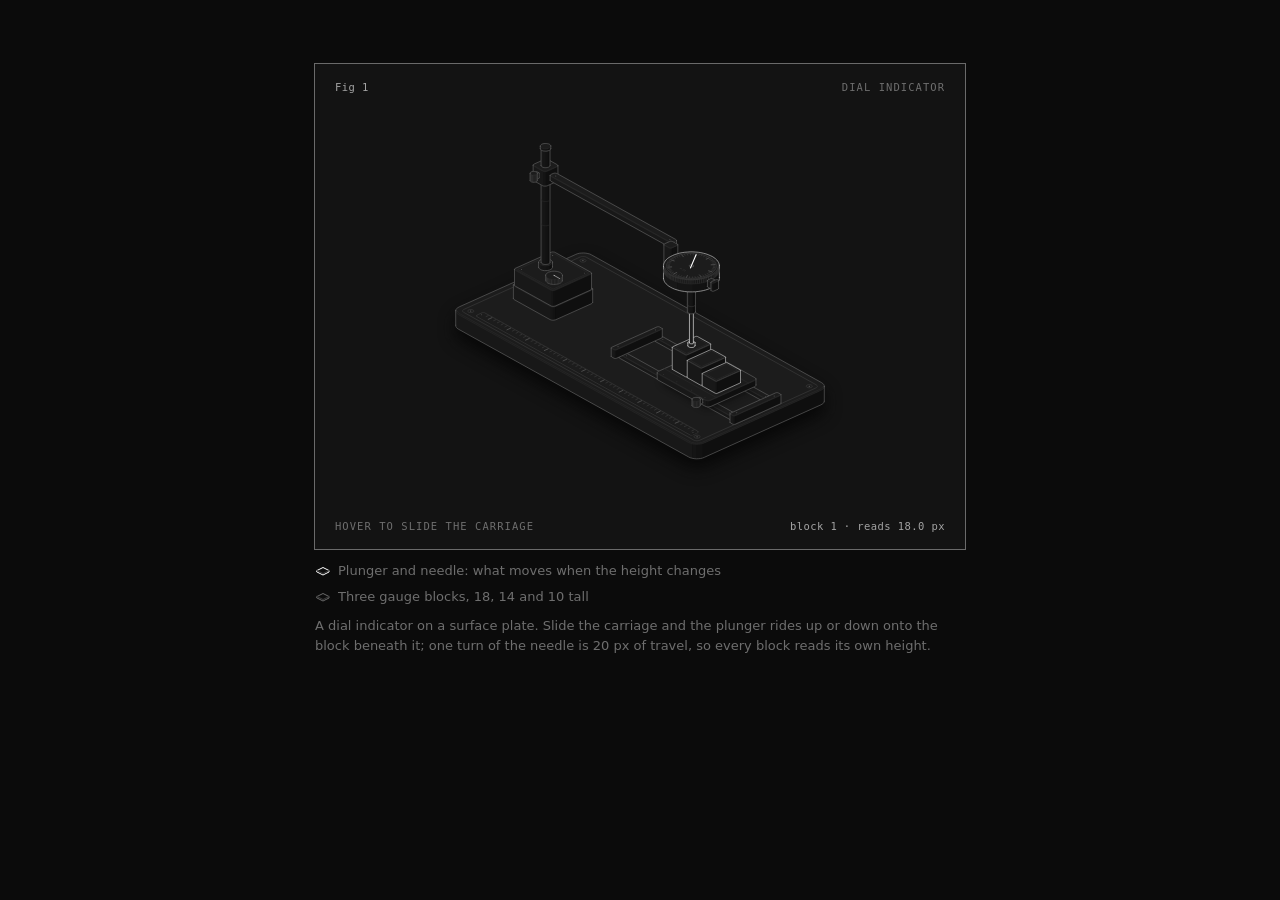
<file: .claude/skills/anatomy/examples/dial-indicator/dial-indicator.html>
<!doctype html><html lang="en"><head><meta charset="utf-8"><meta name="viewport" content="width=device-width, initial-scale=1"><title>Dial indicator</title><style>
.iso{
  --anatomy-page:#0b0b0b;--anatomy-card:#131313;--anatomy-text:#a3a3a3;--anatomy-strong:#e6e6e6;--anatomy-muted:#6e6e6e;
  --anatomy-paper:#131313;--anatomy-face:#1b1b1b;--anatomy-top:#1c1c1c;
  --anatomy-shade-0:#0f0f0f;--anatomy-shade-1:#121212;--anatomy-shade-2:#151515;--anatomy-shade-3:#181818;
  --anatomy-lit-top:#262626;--anatomy-lit-shade:#1d1d1d;
  --anatomy-hi:#d4d4d4;--anatomy-mid:#6a6a6a;--anatomy-lo:#3e3e3e;--anatomy-faint:#2a2a2a;--anatomy-lit:#ffffff;
  --anatomy-halo:#050505;--anatomy-halo-opacity:.9;--anatomy-dot:#e6e6e6;
  --anatomy-red:#ff6b6b;--anatomy-green:#6be0a0;--anatomy-blue:#6b9bff;
  --anatomy-weight:.6px;--anatomy-ease:cubic-bezier(.32,.72,0,1);
  --anatomy-mono:ui-monospace,"SF Mono",Menlo,Consolas,monospace;
  --anatomy-lift:inset 0 1px 0 0 #ffffff0a,inset 0 0 0 1px #ffffff06,0 0 0 1px #00000026,0 1px 1px -.5px #00000014,0 3px 3px -1.5px #00000014,0 6px 6px -3px #00000014,0 12px 12px -6px #00000014;
}
.iso[data-theme="light"]{
  --anatomy-page:#f2f2ef;--anatomy-card:#fbfbfa;--anatomy-text:#57575a;--anatomy-strong:#18181a;--anatomy-muted:#8c8c90;
  --anatomy-paper:#fbfbfa;--anatomy-face:#ffffff;--anatomy-top:#ffffff;
  --anatomy-shade-0:#dcdcd9;--anatomy-shade-1:#e5e5e2;--anatomy-shade-2:#ededea;--anatomy-shade-3:#f4f4f1;
  --anatomy-lit-top:#ffffff;--anatomy-lit-shade:#eeeeeb;
  --anatomy-hi:#26262a;--anatomy-mid:#8a8a8f;--anatomy-lo:#b4b4b8;--anatomy-faint:#d4d4d6;--anatomy-lit:#000000;
  --anatomy-halo:#8a8a80;--anatomy-halo-opacity:.32;--anatomy-dot:#3a3a3e;
  --anatomy-red:#e5484d;--anatomy-green:#30a46c;--anatomy-blue:#3e63dd;
  --anatomy-lift:inset 0 1px 0 0 #ffffff,0 0 0 1px #0000000f,0 1px 1px -.5px #0000000a,0 3px 3px -1.5px #0000000a,0 6px 6px -3px #0000000a,0 12px 12px -6px #0000000a;
}
.iso-svg{display:block;width:100%;height:auto;overflow:visible}
.iso-svg path,.iso-svg circle{vector-effect:non-scaling-stroke}
.iso-fill{fill:var(--anatomy-paper);stroke:none}
.iso-solid[data-lit]>.iso-fill{fill:var(--anatomy-face)}
.iso-shade,.iso-top{stroke:none}
.iso-shade[data-shade="0"]{fill:var(--anatomy-shade-0)}
.iso-shade[data-shade="1"]{fill:var(--anatomy-shade-1)}
.iso-shade[data-shade="2"]{fill:var(--anatomy-shade-2)}
.iso-shade[data-shade="3"]{fill:var(--anatomy-shade-3)}
.iso-top{fill:var(--anatomy-top)}
.iso-solid[data-lit]>.iso-top{fill:var(--anatomy-lit-top)}
.iso-solid[data-lit]>.iso-shade{fill:var(--anatomy-lit-shade)}
.iso-solid[data-seamless]>.iso-shade,.iso-solid[data-seamless]>.iso-top{stroke-width:.4;stroke-linejoin:round}
.iso-solid[data-seamless]>.iso-shade[data-shade="0"]{stroke:var(--anatomy-shade-0)}
.iso-solid[data-seamless]>.iso-shade[data-shade="1"]{stroke:var(--anatomy-shade-1)}
.iso-solid[data-seamless]>.iso-shade[data-shade="2"]{stroke:var(--anatomy-shade-2)}
.iso-solid[data-seamless]>.iso-shade[data-shade="3"]{stroke:var(--anatomy-shade-3)}
.iso-solid[data-seamless]>.iso-top{stroke:var(--anatomy-top)}
.iso-solid[data-seamless][data-lit]>.iso-top{stroke:var(--anatomy-lit-top)}
.iso-solid[data-seamless][data-lit]>.iso-shade{stroke:var(--anatomy-lit-shade)}
.iso-solid[data-lit]>.iso-edge{stroke:var(--anatomy-lit)}
.iso-halo{fill:var(--anatomy-halo);stroke:none;filter:blur(9px);opacity:var(--anatomy-halo-opacity);transform:translateY(3px)}
.iso-line{fill:none;stroke:var(--anatomy-lo);stroke-width:var(--anatomy-weight);stroke-linecap:round;stroke-linejoin:round}
.iso-line[data-tone="hi"]{stroke:var(--anatomy-hi)}
.iso-line[data-tone="mid"]{stroke:var(--anatomy-mid)}
.iso-line[data-tone="lo"]{stroke:var(--anatomy-lo)}
.iso-line[data-tone="faint"]{stroke:var(--anatomy-faint)}
.iso-line[data-tone="lit"]{stroke:var(--anatomy-lit)}
.iso-line[data-tone="red"]{stroke:var(--anatomy-red)}
.iso-line[data-tone="green"]{stroke:var(--anatomy-green)}
.iso-line[data-tone="blue"]{stroke:var(--anatomy-blue)}
.iso-line[data-dotted]{stroke-dasharray:.01 3.5;stroke-width:1}
.iso-line[data-dashed]{stroke-dasharray:3 3}
.iso-line[data-flow]{stroke-dasharray:2 6}
.iso-wire-end{fill:var(--anatomy-paper);stroke:var(--anatomy-lo);stroke-width:var(--anatomy-weight)}
.iso-wire[data-tone="hi"] .iso-wire-end{stroke:var(--anatomy-hi)}
.iso-wire[data-tone="mid"] .iso-wire-end{stroke:var(--anatomy-mid)}
.iso-wire[data-tone="faint"] .iso-wire-end{stroke:var(--anatomy-faint)}
.iso-wire[data-tone="lit"] .iso-wire-end{stroke:var(--anatomy-lit)}
.iso-dots circle{fill:var(--anatomy-dot);stroke:none;opacity:.32}
.iso-dots[data-tone="hi"] circle{opacity:.85}
.iso-dots[data-tone="mid"] circle{opacity:.45}
.iso-dots[data-tone="lo"] circle{opacity:.22}
.iso-dots[data-tone="faint"] circle{opacity:.12}
.iso-face-text{fill:var(--anatomy-mid);font-family:var(--anatomy-mono);letter-spacing:.04em}
.iso-face-text[data-tone="hi"]{fill:var(--anatomy-hi)}
.iso-face-text[data-tone="lo"]{fill:var(--anatomy-lo)}
.iso-face-text[data-tone="faint"]{fill:var(--anatomy-faint)}
.tb-body{fill:var(--anatomy-shade-2);stroke:none}
.tb-shine{fill:var(--anatomy-top);stroke:none}
.tb-shade{fill:var(--anatomy-shade-0);stroke:none}
.tb-ring{fill:none;stroke:var(--anatomy-lo);stroke-width:.45;stroke-linecap:butt;stroke-linejoin:round}
.tb-ring[data-tone="mid"]{stroke:var(--anatomy-mid)}
.tb-ring[data-tone="faint"]{stroke:var(--anatomy-faint)}
.tb-ring[data-tone="hi"]{stroke:var(--anatomy-hi)}
@keyframes iso-flow{to{stroke-dashoffset:-32}}
@keyframes iso-pulse{0%,100%{opacity:.18}12%{opacity:1}40%{opacity:.18}}
.iso-line[data-flow]{animation:iso-flow 1600ms linear infinite}
.iso-dots circle[data-pulse]{animation:iso-pulse 1600ms steps(1,end) infinite;animation-delay:var(--pulse-at,0ms)}
.iso-figure{margin:32px 0 36px}
.iso-plate{position:relative;padding:52px 24px;border-radius:0;background:var(--anatomy-card);box-shadow:0 0 0 1px var(--anatomy-mid);--anatomy-paper:var(--anatomy-card)}
.iso-plate-corners{position:absolute;inset:18px 20px;pointer-events:none}
.iso-plate-corner{position:absolute;color:var(--anatomy-muted);font-family:var(--anatomy-mono);font-size:10.5px;line-height:1;letter-spacing:.04em;white-space:nowrap}
.iso-plate-corner[data-corner="fig"]{top:0;left:0;color:var(--anatomy-text)}
.iso-plate-corner[data-corner="title"]{top:0;right:0;text-transform:uppercase;letter-spacing:.1em}
.iso-plate-corner[data-corner="hint"]{bottom:0;left:0;text-transform:uppercase;letter-spacing:.1em}
.iso-plate-corner[data-corner="readout"]{right:0;bottom:0;color:var(--anatomy-text);font-variant-numeric:tabular-nums}
.iso-plate .iso-svg{margin:0 auto}
.iso-legend{display:grid;gap:8px;margin-top:12px;color:var(--anatomy-muted);font-size:13px;line-height:1.55}
.iso-keys{display:flex;flex-wrap:wrap;gap:6px 18px}
.iso-key{display:inline-flex;align-items:center;gap:7px}
.iso-swatch{width:16px;height:10px;flex:none;overflow:visible}
.iso-swatch path{fill:none;stroke:var(--anatomy-hi);stroke-width:1;vector-effect:non-scaling-stroke;stroke-linejoin:round;stroke-linecap:round}
.iso-swatch[data-mark="raised"] path,.iso-swatch[data-mark="flat"] path{stroke:var(--anatomy-mid)}
.iso-swatch[data-mark="lit"] path{stroke:var(--anatomy-lit)}
.iso-swatch[data-mark="dim"] path{stroke:var(--anatomy-lo)}
.iso-swatch[data-mark="dotted"] path{stroke-dasharray:.01 3;stroke-width:1.4}
.iso-swatch[data-mark="dashed"] path{stroke-dasharray:3 2.5}
.iso-swatch[data-mark="red"] path{stroke:var(--anatomy-red)}
.iso-swatch[data-mark="green"] path{stroke:var(--anatomy-green)}
.iso-swatch[data-mark="blue"] path{stroke:var(--anatomy-blue)}
.iso-swatch-crease{stroke:var(--anatomy-lo)!important}
@media (max-width:560px){.iso-plate{padding:48px 12px 70px}.iso-plate-corner[data-corner="hint"]{bottom:18px}}
@media (prefers-reduced-motion:reduce){.iso-line[data-flow],.iso-dots circle[data-pulse]{animation:none}}

*{box-sizing:border-box}
html{color-scheme:dark}
body[data-theme="light"]{color-scheme:light}
body{margin:0;background:var(--anatomy-page);color:var(--anatomy-text);font:14px/1.6 ui-sans-serif,system-ui,-apple-system,"Segoe UI",sans-serif;-webkit-font-smoothing:antialiased}
.iso-page{width:min(650px,100% - 32px);margin:64px auto 96px}
</style></head><body class="iso" data-theme="dark"><main class="iso-page"><figure class="iso-figure"><div class="iso-plate"><div class="iso-plate-corners" aria-hidden="true"><span class="iso-plate-corner" data-corner="fig">Fig 1</span><span class="iso-plate-corner" data-corner="title">Dial indicator</span><span class="iso-plate-corner" data-corner="hint">Hover to slide the carriage</span><span class="iso-plate-corner" data-corner="readout" data-readout>block 1 · reads 18.0 px</span></div><div class="iso-stage" tabindex="0" role="slider" aria-label="Dial indicator: arrow keys move the carriage from block to block" aria-valuemin="0" aria-valuemax="18" aria-valuenow="18"><svg xmlns="http://www.w3.org/2000/svg" class="iso-svg" viewBox="0 0 600 380" role="img" aria-label="A dial indicator on a surface plate. A magnetic base holds a post and an arm; the arm carries a dial whose plunger rests on three gauge blocks, 18, 14 and 10 tall, on a carriage that slides along two rails. Wherever the carriage stops, the plunger rises to the block under it and the needle turns by the same amount."><path class="iso-halo" d="M116.3 200L116.6 199L117.3 197.9L118.5 197L119.9 196.2L235.9 144L237.6 143.3L239.6 142.9L241.7 142.6L243.9 142.6L246.1 142.7L248.1 143.1L250 143.7L251.6 144.4L480.9 271.7L482.2 272.6L483.1 273.6L483.6 274.7L483.7 275.8L483.7 290.2L483.4 291.3L482.7 292.3L481.5 293.3L480.1 294.1L364.1 346.3L362.4 346.9L360.4 347.4L358.3 347.6L356.1 347.7L353.9 347.5L351.9 347.2L350 346.6L348.4 345.9L119.1 218.5L117.8 217.7L116.9 216.7L116.4 215.6L116.3 214.5Z"/><g class="iso-solid"><path class="iso-fill" d="M232.1 174.7L232.3 173.7L232.9 172.6L233.9 171.6L235.4 170.8L237.1 170.2L239.1 169.8L241.3 169.6L243.5 169.6L245.6 169.9L247.5 170.5L249.1 171.2L250.4 172.1L251.2 173.1L251.6 174.2L251.6 176.1L251.5 177.2L250.9 178.2L249.9 179.2L248.4 180L246.6 180.6L244.6 181.1L242.5 181.2L240.3 181.2L238.2 180.9L236.3 180.4L234.6 179.6L233.4 178.8L232.5 177.7L232.1 176.7Z"/><path class="iso-shade" data-shade="0" d="M248.4 180L246.6 180.6L246.6 178.7L248.4 178.1ZM251.6 176.1L251.5 177.2L251.5 175.2L251.6 174.2ZM251.5 177.2L250.9 178.2L250.9 176.3L251.5 175.2ZM250.9 178.2L249.9 179.2L249.9 177.3L250.9 176.3ZM249.9 179.2L248.4 180L248.4 178.1L249.9 177.3Z"/><path class="iso-shade" data-shade="1" d="M246.6 180.6L244.6 181.1L244.6 179.1L246.6 178.7ZM244.6 181.1L242.5 181.2L242.5 179.3L244.6 179.1Z"/><path class="iso-shade" data-shade="2" d="M242.5 181.2L240.3 181.2L240.3 179.3L242.5 179.3ZM240.3 181.2L238.2 180.9L238.2 179L240.3 179.3ZM238.2 180.9L236.3 180.4L236.3 178.4L238.2 179Z"/><path class="iso-shade" data-shade="3" d="M236.3 180.4L234.6 179.6L234.6 177.7L236.3 178.4ZM234.6 179.6L233.4 178.8L233.4 176.8L234.6 177.7ZM233.4 178.8L232.5 177.7L232.5 175.8L233.4 176.8ZM232.5 177.7L232.1 176.7L232.1 174.7L232.5 175.8Z"/><path class="iso-top" d="M248.4 178.1L246.6 178.7L244.6 179.1L242.5 179.3L240.3 179.3L238.2 179L236.3 178.4L234.6 177.7L233.4 176.8L232.5 175.8L232.1 174.7L232.3 173.7L232.9 172.6L233.9 171.6L235.4 170.8L237.1 170.2L239.1 169.8L241.3 169.6L243.5 169.6L245.6 169.9L247.5 170.5L249.1 171.2L250.4 172.1L251.2 173.1L251.6 174.2L251.5 175.2L250.9 176.3L249.9 177.3Z"/><path class="iso-line iso-crease" data-tone="faint" d="M251.6 174.2L251.5 175.2L250.9 176.3L249.9 177.3L248.4 178.1L246.6 178.7L244.6 179.1L242.5 179.3L240.3 179.3L238.2 179L236.3 178.4L234.6 177.7L233.4 176.8L232.5 175.8L232.1 174.7"/><path class="iso-line iso-edge" data-tone="lo" d="M232.1 174.7L232.3 173.7L232.9 172.6L233.9 171.6L235.4 170.8L237.1 170.2L239.1 169.8L241.3 169.6L243.5 169.6L245.6 169.9L247.5 170.5L249.1 171.2L250.4 172.1L251.2 173.1L251.6 174.2M251.6 176.1L251.5 177.2L250.9 178.2L249.9 179.2L248.4 180L246.6 180.6L244.6 181.1L242.5 181.2L240.3 181.2L238.2 180.9L236.3 180.4L234.6 179.6L233.4 178.8L232.5 177.7L232.1 176.7M232.1 174.7L232.1 176.7M251.6 174.2L251.6 176.1"/></g><g class="iso-solid"><path class="iso-fill" d="M234.4 170.6L234.5 169.7L234.9 168.9L235.7 168.2L236.8 167.6L238.2 167.1L239.8 166.7L241.4 166.6L243.1 166.6L244.7 166.9L246.2 167.3L247.5 167.8L248.5 168.5L249.1 169.3L249.4 170.1L249.4 174.2L249.3 175.1L248.8 175.9L248 176.6L246.9 177.2L245.5 177.7L244 178.1L242.3 178.2L240.6 178.2L239 177.9L237.6 177.5L236.3 177L235.3 176.3L234.7 175.5L234.4 174.7Z"/><path class="iso-shade" data-shade="0" d="M246.9 177.2L245.5 177.7L245.5 173.6L246.9 173.1ZM249.4 174.2L249.3 175.1L249.3 171L249.4 170.1ZM249.3 175.1L248.8 175.9L248.8 171.8L249.3 171ZM248.8 175.9L248 176.6L248 172.5L248.8 171.8ZM248 176.6L246.9 177.2L246.9 173.1L248 172.5Z"/><path class="iso-shade" data-shade="1" d="M245.5 177.7L244 178.1L244 174L245.5 173.6ZM244 178.1L242.3 178.2L242.3 174.1L244 174Z"/><path class="iso-shade" data-shade="2" d="M242.3 178.2L240.6 178.2L240.6 174.1L242.3 174.1ZM240.6 178.2L239 177.9L239 173.8L240.6 174.1ZM239 177.9L237.6 177.5L237.6 173.4L239 173.8Z"/><path class="iso-shade" data-shade="3" d="M237.6 177.5L236.3 177L236.3 172.9L237.6 173.4ZM236.3 177L235.3 176.3L235.3 172.2L236.3 172.9ZM235.3 176.3L234.7 175.5L234.7 171.4L235.3 172.2ZM234.7 175.5L234.4 174.7L234.4 170.6L234.7 171.4Z"/><path class="iso-top" d="M246.9 173.1L245.5 173.6L244 174L242.3 174.1L240.6 174.1L239 173.8L237.6 173.4L236.3 172.9L235.3 172.2L234.7 171.4L234.4 170.6L234.5 169.7L234.9 168.9L235.7 168.2L236.8 167.6L238.2 167.1L239.8 166.7L241.4 166.6L243.1 166.6L244.7 166.9L246.2 167.3L247.5 167.8L248.5 168.5L249.1 169.3L249.4 170.1L249.3 171L248.8 171.8L248 172.5Z"/><path class="iso-line iso-crease" data-tone="faint" d="M249.4 170.1L249.3 171L248.8 171.8L248 172.5L246.9 173.1L245.5 173.6L244 174L242.3 174.1L240.6 174.1L239 173.8L237.6 173.4L236.3 172.9L235.3 172.2L234.7 171.4L234.4 170.6"/><path class="iso-line iso-edge" data-tone="mid" d="M234.4 170.6L234.5 169.7L234.9 168.9L235.7 168.2L236.8 167.6L238.2 167.1L239.8 166.7L241.4 166.6L243.1 166.6L244.7 166.9L246.2 167.3L247.5 167.8L248.5 168.5L249.1 169.3L249.4 170.1M249.4 174.2L249.3 175.1L248.8 175.9L248 176.6L246.9 177.2L245.5 177.7L244 178.1L242.3 178.2L240.6 178.2L239 177.9L237.6 177.5L236.3 177L235.3 176.3L234.7 175.5L234.4 174.7M234.4 170.6L234.4 174.7M249.4 170.1L249.4 174.2"/></g><g class="iso-solid"><path class="iso-fill" d="M145.2 213.9L145.3 212.8L145.9 211.7L147 210.8L148.4 210L150.2 209.3L152.2 208.9L154.3 208.7L156.5 208.8L158.6 209.1L160.5 209.6L162.2 210.3L163.4 211.2L164.3 212.2L164.7 213.3L164.7 215.2L164.5 216.3L163.9 217.4L162.9 218.3L161.5 219.1L159.7 219.8L157.7 220.2L155.5 220.4L153.3 220.3L151.2 220L149.3 219.5L147.7 218.8L146.4 217.9L145.6 216.9L145.2 215.8Z"/><path class="iso-shade" data-shade="0" d="M161.5 219.1L159.7 219.8L159.7 217.9L161.5 217.2ZM164.7 215.2L164.5 216.3L164.5 214.4L164.7 213.3ZM164.5 216.3L163.9 217.4L163.9 215.4L164.5 214.4ZM163.9 217.4L162.9 218.3L162.9 216.4L163.9 215.4ZM162.9 218.3L161.5 219.1L161.5 217.2L162.9 216.4Z"/><path class="iso-shade" data-shade="1" d="M159.7 219.8L157.7 220.2L157.7 218.3L159.7 217.9ZM157.7 220.2L155.5 220.4L155.5 218.5L157.7 218.3Z"/><path class="iso-shade" data-shade="2" d="M155.5 220.4L153.3 220.3L153.3 218.4L155.5 218.5ZM153.3 220.3L151.2 220L151.2 218.1L153.3 218.4ZM151.2 220L149.3 219.5L149.3 217.6L151.2 218.1Z"/><path class="iso-shade" data-shade="3" d="M149.3 219.5L147.7 218.8L147.7 216.9L149.3 217.6ZM147.7 218.8L146.4 217.9L146.4 216L147.7 216.9ZM146.4 217.9L145.6 216.9L145.6 215L146.4 216ZM145.6 216.9L145.2 215.8L145.2 213.9L145.6 215Z"/><path class="iso-top" d="M161.5 217.2L159.7 217.9L157.7 218.3L155.5 218.5L153.3 218.4L151.2 218.1L149.3 217.6L147.7 216.9L146.4 216L145.6 215L145.2 213.9L145.3 212.8L145.9 211.7L147 210.8L148.4 210L150.2 209.3L152.2 208.9L154.3 208.7L156.5 208.8L158.6 209.1L160.5 209.6L162.2 210.3L163.4 211.2L164.3 212.2L164.7 213.3L164.5 214.4L163.9 215.4L162.9 216.4Z"/><path class="iso-line iso-crease" data-tone="faint" d="M164.7 213.3L164.5 214.4L163.9 215.4L162.9 216.4L161.5 217.2L159.7 217.9L157.7 218.3L155.5 218.5L153.3 218.4L151.2 218.1L149.3 217.6L147.7 216.9L146.4 216L145.6 215L145.2 213.9"/><path class="iso-line iso-edge" data-tone="lo" d="M145.2 213.9L145.3 212.8L145.9 211.7L147 210.8L148.4 210L150.2 209.3L152.2 208.9L154.3 208.7L156.5 208.8L158.6 209.1L160.5 209.6L162.2 210.3L163.4 211.2L164.3 212.2L164.7 213.3M164.7 215.2L164.5 216.3L163.9 217.4L162.9 218.3L161.5 219.1L159.7 219.8L157.7 220.2L155.5 220.4L153.3 220.3L151.2 220L149.3 219.5L147.7 218.8L146.4 217.9L145.6 216.9L145.2 215.8M145.2 213.9L145.2 215.8M164.7 213.3L164.7 215.2"/></g><g class="iso-solid"><path class="iso-fill" d="M147.4 209.7L147.5 208.9L148 208.1L148.8 207.3L149.9 206.7L151.3 206.2L152.8 205.9L154.5 205.7L156.2 205.8L157.8 206L159.3 206.4L160.5 207L161.5 207.7L162.1 208.4L162.4 209.3L162.4 213.4L162.3 214.2L161.9 215L161.1 215.8L160 216.4L158.6 216.9L157 217.2L155.4 217.4L153.7 217.3L152.1 217.1L150.6 216.7L149.3 216.1L148.4 215.4L147.7 214.7L147.4 213.8Z"/><path class="iso-shade" data-shade="0" d="M160 216.4L158.6 216.9L158.6 212.8L160 212.3ZM162.4 213.4L162.3 214.2L162.3 210.1L162.4 209.3ZM162.3 214.2L161.9 215L161.9 210.9L162.3 210.1ZM161.9 215L161.1 215.8L161.1 211.7L161.9 210.9ZM161.1 215.8L160 216.4L160 212.3L161.1 211.7Z"/><path class="iso-shade" data-shade="1" d="M158.6 216.9L157 217.2L157 213.1L158.6 212.8ZM157 217.2L155.4 217.4L155.4 213.2L157 213.1Z"/><path class="iso-shade" data-shade="2" d="M155.4 217.4L153.7 217.3L153.7 213.2L155.4 213.2ZM153.7 217.3L152.1 217.1L152.1 213L153.7 213.2ZM152.1 217.1L150.6 216.7L150.6 212.6L152.1 213Z"/><path class="iso-shade" data-shade="3" d="M150.6 216.7L149.3 216.1L149.3 212L150.6 212.6ZM149.3 216.1L148.4 215.4L148.4 211.3L149.3 212ZM148.4 215.4L147.7 214.7L147.7 210.5L148.4 211.3ZM147.7 214.7L147.4 213.8L147.4 209.7L147.7 210.5Z"/><path class="iso-top" d="M160 212.3L158.6 212.8L157 213.1L155.4 213.2L153.7 213.2L152.1 213L150.6 212.6L149.3 212L148.4 211.3L147.7 210.5L147.4 209.7L147.5 208.9L148 208.1L148.8 207.3L149.9 206.7L151.3 206.2L152.8 205.9L154.5 205.7L156.2 205.8L157.8 206L159.3 206.4L160.5 207L161.5 207.7L162.1 208.4L162.4 209.3L162.3 210.1L161.9 210.9L161.1 211.7Z"/><path class="iso-line iso-crease" data-tone="faint" d="M162.4 209.3L162.3 210.1L161.9 210.9L161.1 211.7L160 212.3L158.6 212.8L157 213.1L155.4 213.2L153.7 213.2L152.1 213L150.6 212.6L149.3 212L148.4 211.3L147.7 210.5L147.4 209.7"/><path class="iso-line iso-edge" data-tone="mid" d="M147.4 209.7L147.5 208.9L148 208.1L148.8 207.3L149.9 206.7L151.3 206.2L152.8 205.9L154.5 205.7L156.2 205.8L157.8 206L159.3 206.4L160.5 207L161.5 207.7L162.1 208.4L162.4 209.3M162.4 213.4L162.3 214.2L161.9 215L161.1 215.8L160 216.4L158.6 216.9L157 217.2L155.4 217.4L153.7 217.3L152.1 217.1L150.6 216.7L149.3 216.1L148.4 215.4L147.7 214.7L147.4 213.8M147.4 209.7L147.4 213.8M162.4 209.3L162.4 213.4"/></g><g class="iso-solid"><path class="iso-fill" d="M435.3 287.6L435.5 286.5L436.1 285.4L437.1 284.5L438.5 283.7L440.3 283L442.3 282.6L444.5 282.4L446.7 282.5L448.8 282.8L450.7 283.3L452.3 284L453.6 284.9L454.4 285.9L454.8 287L454.8 288.9L454.7 290L454.1 291.1L453 292L451.6 292.8L449.8 293.5L447.8 293.9L445.7 294.1L443.5 294L441.4 293.7L439.5 293.2L437.8 292.5L436.6 291.6L435.7 290.6L435.3 289.5Z"/><path class="iso-shade" data-shade="0" d="M451.6 292.8L449.8 293.5L449.8 291.5L451.6 290.9ZM454.8 288.9L454.7 290L454.7 288.1L454.8 287ZM454.7 290L454.1 291.1L454.1 289.1L454.7 288.1ZM454.1 291.1L453 292L453 290.1L454.1 289.1ZM453 292L451.6 292.8L451.6 290.9L453 290.1Z"/><path class="iso-shade" data-shade="1" d="M449.8 293.5L447.8 293.9L447.8 292L449.8 291.5ZM447.8 293.9L445.7 294.1L445.7 292.1L447.8 292Z"/><path class="iso-shade" data-shade="2" d="M445.7 294.1L443.5 294L443.5 292.1L445.7 292.1ZM443.5 294L441.4 293.7L441.4 291.8L443.5 292.1ZM441.4 293.7L439.5 293.2L439.5 291.3L441.4 291.8Z"/><path class="iso-shade" data-shade="3" d="M439.5 293.2L437.8 292.5L437.8 290.5L439.5 291.3ZM437.8 292.5L436.6 291.6L436.6 289.7L437.8 290.5ZM436.6 291.6L435.7 290.6L435.7 288.7L436.6 289.7ZM435.7 290.6L435.3 289.5L435.3 287.6L435.7 288.7Z"/><path class="iso-top" d="M451.6 290.9L449.8 291.5L447.8 292L445.7 292.1L443.5 292.1L441.4 291.8L439.5 291.3L437.8 290.5L436.6 289.7L435.7 288.7L435.3 287.6L435.5 286.5L436.1 285.4L437.1 284.5L438.5 283.7L440.3 283L442.3 282.6L444.5 282.4L446.7 282.5L448.8 282.8L450.7 283.3L452.3 284L453.6 284.9L454.4 285.9L454.8 287L454.7 288.1L454.1 289.1L453 290.1Z"/><path class="iso-line iso-crease" data-tone="faint" d="M454.8 287L454.7 288.1L454.1 289.1L453 290.1L451.6 290.9L449.8 291.5L447.8 292L445.7 292.1L443.5 292.1L441.4 291.8L439.5 291.3L437.8 290.5L436.6 289.7L435.7 288.7L435.3 287.6"/><path class="iso-line iso-edge" data-tone="lo" d="M435.3 287.6L435.5 286.5L436.1 285.4L437.1 284.5L438.5 283.7L440.3 283L442.3 282.6L444.5 282.4L446.7 282.5L448.8 282.8L450.7 283.3L452.3 284L453.6 284.9L454.4 285.9L454.8 287M454.8 288.9L454.7 290L454.1 291.1L453 292L451.6 292.8L449.8 293.5L447.8 293.9L445.7 294.1L443.5 294L441.4 293.7L439.5 293.2L437.8 292.5L436.6 291.6L435.7 290.6L435.3 289.5M435.3 287.6L435.3 289.5M454.8 287L454.8 288.9"/></g><g class="iso-solid"><path class="iso-fill" d="M437.6 283.4L437.7 282.6L438.1 281.8L438.9 281L440 280.4L441.4 279.9L443 279.6L444.6 279.4L446.3 279.5L447.9 279.7L449.4 280.1L450.7 280.7L451.6 281.4L452.3 282.1L452.6 283L452.6 287.1L452.5 287.9L452 288.7L451.2 289.4L450.1 290.1L448.7 290.6L447.2 290.9L445.5 291L443.8 291L442.2 290.8L440.7 290.4L439.5 289.8L438.5 289.1L437.9 288.3L437.6 287.5Z"/><path class="iso-shade" data-shade="0" d="M450.1 290.1L448.7 290.6L448.7 286.5L450.1 286ZM452.6 287.1L452.5 287.9L452.5 283.8L452.6 283ZM452.5 287.9L452 288.7L452 284.6L452.5 283.8ZM452 288.7L451.2 289.4L451.2 285.3L452 284.6ZM451.2 289.4L450.1 290.1L450.1 286L451.2 285.3Z"/><path class="iso-shade" data-shade="1" d="M448.7 290.6L447.2 290.9L447.2 286.8L448.7 286.5ZM447.2 290.9L445.5 291L445.5 286.9L447.2 286.8Z"/><path class="iso-shade" data-shade="2" d="M445.5 291L443.8 291L443.8 286.9L445.5 286.9ZM443.8 291L442.2 290.8L442.2 286.7L443.8 286.9ZM442.2 290.8L440.7 290.4L440.7 286.3L442.2 286.7Z"/><path class="iso-shade" data-shade="3" d="M440.7 290.4L439.5 289.8L439.5 285.7L440.7 286.3ZM439.5 289.8L438.5 289.1L438.5 285L439.5 285.7ZM438.5 289.1L437.9 288.3L437.9 284.2L438.5 285ZM437.9 288.3L437.6 287.5L437.6 283.4L437.9 284.2Z"/><path class="iso-top" d="M450.1 286L448.7 286.5L447.2 286.8L445.5 286.9L443.8 286.9L442.2 286.7L440.7 286.3L439.5 285.7L438.5 285L437.9 284.2L437.6 283.4L437.7 282.6L438.1 281.8L438.9 281L440 280.4L441.4 279.9L443 279.6L444.6 279.4L446.3 279.5L447.9 279.7L449.4 280.1L450.7 280.7L451.6 281.4L452.3 282.1L452.6 283L452.5 283.8L452 284.6L451.2 285.3Z"/><path class="iso-line iso-crease" data-tone="faint" d="M452.6 283L452.5 283.8L452 284.6L451.2 285.3L450.1 286L448.7 286.5L447.2 286.8L445.5 286.9L443.8 286.9L442.2 286.7L440.7 286.3L439.5 285.7L438.5 285L437.9 284.2L437.6 283.4"/><path class="iso-line iso-edge" data-tone="mid" d="M437.6 283.4L437.7 282.6L438.1 281.8L438.9 281L440 280.4L441.4 279.9L443 279.6L444.6 279.4L446.3 279.5L447.9 279.7L449.4 280.1L450.7 280.7L451.6 281.4L452.3 282.1L452.6 283M452.6 287.1L452.5 287.9L452 288.7L451.2 289.4L450.1 290.1L448.7 290.6L447.2 290.9L445.5 291L443.8 291L442.2 290.8L440.7 290.4L439.5 289.8L438.5 289.1L437.9 288.3L437.6 287.5M437.6 283.4L437.6 287.5M452.6 283L452.6 287.1"/></g><g class="iso-solid"><path class="iso-fill" d="M348.4 326.7L348.5 325.6L349.1 324.6L350.1 323.6L351.6 322.8L353.4 322.2L355.4 321.8L357.5 321.6L359.7 321.6L361.8 321.9L363.7 322.4L365.4 323.2L366.6 324.1L367.5 325.1L367.9 326.1L367.9 328.1L367.7 329.2L367.1 330.2L366.1 331.2L364.6 332L362.9 332.6L360.9 333L358.7 333.2L356.5 333.2L354.4 332.9L352.5 332.3L350.9 331.6L349.6 330.7L348.8 329.7L348.4 328.7Z"/><path class="iso-shade" data-shade="0" d="M364.6 332L362.9 332.6L362.9 330.7L364.6 330.1ZM367.9 328.1L367.7 329.2L367.7 327.2L367.9 326.1ZM367.7 329.2L367.1 330.2L367.1 328.3L367.7 327.2ZM367.1 330.2L366.1 331.2L366.1 329.2L367.1 328.3ZM366.1 331.2L364.6 332L364.6 330.1L366.1 329.2Z"/><path class="iso-shade" data-shade="1" d="M362.9 332.6L360.9 333L360.9 331.1L362.9 330.7ZM360.9 333L358.7 333.2L358.7 331.3L360.9 331.1Z"/><path class="iso-shade" data-shade="2" d="M358.7 333.2L356.5 333.2L356.5 331.2L358.7 331.3ZM356.5 333.2L354.4 332.9L354.4 330.9L356.5 331.2ZM354.4 332.9L352.5 332.3L352.5 330.4L354.4 330.9Z"/><path class="iso-shade" data-shade="3" d="M352.5 332.3L350.9 331.6L350.9 329.7L352.5 330.4ZM350.9 331.6L349.6 330.7L349.6 328.8L350.9 329.7ZM349.6 330.7L348.8 329.7L348.8 327.8L349.6 328.8ZM348.8 329.7L348.4 328.7L348.4 326.7L348.8 327.8Z"/><path class="iso-top" d="M364.6 330.1L362.9 330.7L360.9 331.1L358.7 331.3L356.5 331.2L354.4 330.9L352.5 330.4L350.9 329.7L349.6 328.8L348.8 327.8L348.4 326.7L348.5 325.6L349.1 324.6L350.1 323.6L351.6 322.8L353.4 322.2L355.4 321.8L357.5 321.6L359.7 321.6L361.8 321.9L363.7 322.4L365.4 323.2L366.6 324.1L367.5 325.1L367.9 326.1L367.7 327.2L367.1 328.3L366.1 329.2Z"/><path class="iso-line iso-crease" data-tone="faint" d="M367.9 326.1L367.7 327.2L367.1 328.3L366.1 329.2L364.6 330.1L362.9 330.7L360.9 331.1L358.7 331.3L356.5 331.2L354.4 330.9L352.5 330.4L350.9 329.7L349.6 328.8L348.8 327.8L348.4 326.7"/><path class="iso-line iso-edge" data-tone="lo" d="M348.4 326.7L348.5 325.6L349.1 324.6L350.1 323.6L351.6 322.8L353.4 322.2L355.4 321.8L357.5 321.6L359.7 321.6L361.8 321.9L363.7 322.4L365.4 323.2L366.6 324.1L367.5 325.1L367.9 326.1M367.9 328.1L367.7 329.2L367.1 330.2L366.1 331.2L364.6 332L362.9 332.6L360.9 333L358.7 333.2L356.5 333.2L354.4 332.9L352.5 332.3L350.9 331.6L349.6 330.7L348.8 329.7L348.4 328.7M348.4 326.7L348.4 328.7M367.9 326.1L367.9 328.1"/></g><g class="iso-solid"><path class="iso-fill" d="M350.6 322.6L350.7 321.7L351.2 320.9L352 320.2L353.1 319.5L354.5 319L356 318.7L357.7 318.6L359.4 318.6L361 318.8L362.4 319.3L363.7 319.8L364.7 320.5L365.3 321.3L365.6 322.1L365.6 326.2L365.5 327L365.1 327.9L364.3 328.6L363.2 329.2L361.8 329.7L360.2 330L358.6 330.2L356.9 330.1L355.3 329.9L353.8 329.5L352.5 328.9L351.5 328.3L350.9 327.5L350.6 326.7Z"/><path class="iso-shade" data-shade="0" d="M363.2 329.2L361.8 329.7L361.8 325.6L363.2 325.1ZM365.6 326.2L365.5 327L365.5 322.9L365.6 322.1ZM365.5 327L365.1 327.9L365.1 323.8L365.5 322.9ZM365.1 327.9L364.3 328.6L364.3 324.5L365.1 323.8ZM364.3 328.6L363.2 329.2L363.2 325.1L364.3 324.5Z"/><path class="iso-shade" data-shade="1" d="M361.8 329.7L360.2 330L360.2 325.9L361.8 325.6ZM360.2 330L358.6 330.2L358.6 326.1L360.2 325.9Z"/><path class="iso-shade" data-shade="2" d="M358.6 330.2L356.9 330.1L356.9 326L358.6 326.1ZM356.9 330.1L355.3 329.9L355.3 325.8L356.9 326ZM355.3 329.9L353.8 329.5L353.8 325.4L355.3 325.8Z"/><path class="iso-shade" data-shade="3" d="M353.8 329.5L352.5 328.9L352.5 324.8L353.8 325.4ZM352.5 328.9L351.5 328.3L351.5 324.2L352.5 324.8ZM351.5 328.3L350.9 327.5L350.9 323.4L351.5 324.2ZM350.9 327.5L350.6 326.7L350.6 322.6L350.9 323.4Z"/><path class="iso-top" d="M363.2 325.1L361.8 325.6L360.2 325.9L358.6 326.1L356.9 326L355.3 325.8L353.8 325.4L352.5 324.8L351.5 324.2L350.9 323.4L350.6 322.6L350.7 321.7L351.2 320.9L352 320.2L353.1 319.5L354.5 319L356 318.7L357.7 318.6L359.4 318.6L361 318.8L362.4 319.3L363.7 319.8L364.7 320.5L365.3 321.3L365.6 322.1L365.5 322.9L365.1 323.8L364.3 324.5Z"/><path class="iso-line iso-crease" data-tone="faint" d="M365.6 322.1L365.5 322.9L365.1 323.8L364.3 324.5L363.2 325.1L361.8 325.6L360.2 325.9L358.6 326.1L356.9 326L355.3 325.8L353.8 325.4L352.5 324.8L351.5 324.2L350.9 323.4L350.6 322.6"/><path class="iso-line iso-edge" data-tone="mid" d="M350.6 322.6L350.7 321.7L351.2 320.9L352 320.2L353.1 319.5L354.5 319L356 318.7L357.7 318.6L359.4 318.6L361 318.8L362.4 319.3L363.7 319.8L364.7 320.5L365.3 321.3L365.6 322.1M365.6 326.2L365.5 327L365.1 327.9L364.3 328.6L363.2 329.2L361.8 329.7L360.2 330L358.6 330.2L356.9 330.1L355.3 329.9L353.8 329.5L352.5 328.9L351.5 328.3L350.9 327.5L350.6 326.7M350.6 322.6L350.6 326.7M365.6 322.1L365.6 326.2"/></g><g class="iso-solid"><path class="iso-fill" d="M116.3 194L116.6 192.9L117.3 191.9L118.5 191L119.9 190.2L235.9 138L237.6 137.3L239.6 136.8L241.7 136.6L243.9 136.5L246.1 136.7L248.1 137.1L250 137.6L251.6 138.4L480.9 265.7L482.2 266.6L483.1 267.6L483.6 268.6L483.7 269.7L483.7 284.2L483.4 285.3L482.7 286.3L481.5 287.2L480.1 288L364.1 340.2L362.4 340.9L360.4 341.4L358.3 341.6L356.1 341.7L353.9 341.5L351.9 341.1L350 340.6L348.4 339.8L119.1 212.5L117.8 211.6L116.9 210.6L116.4 209.6L116.3 208.5Z"/><path class="iso-shade" data-shade="0" d="M483.7 284.2L483.4 285.3L483.4 270.8L483.7 269.7ZM483.4 285.3L482.7 286.3L482.7 271.8L483.4 270.8ZM482.7 286.3L481.5 287.2L481.5 272.8L482.7 271.8ZM481.5 287.2L480.1 288L480.1 273.6L481.5 272.8ZM480.1 288L364.1 340.2L364.1 325.8L480.1 273.6ZM364.1 340.2L362.4 340.9L362.4 326.4L364.1 325.8Z"/><path class="iso-shade" data-shade="1" d="M362.4 340.9L360.4 341.4L360.4 326.9L362.4 326.4ZM360.4 341.4L358.3 341.6L358.3 327.1L360.4 326.9ZM358.3 341.6L356.1 341.7L356.1 327.2L358.3 327.1Z"/><path class="iso-shade" data-shade="2" d="M356.1 341.7L353.9 341.5L353.9 327L356.1 327.2ZM353.9 341.5L351.9 341.1L351.9 326.7L353.9 327Z"/><path class="iso-shade" data-shade="3" d="M351.9 341.1L350 340.6L350 326.1L351.9 326.7ZM350 340.6L348.4 339.8L348.4 325.4L350 326.1ZM348.4 339.8L119.1 212.5L119.1 198L348.4 325.4ZM119.1 212.5L117.8 211.6L117.8 197.1L119.1 198ZM117.8 211.6L116.9 210.6L116.9 196.2L117.8 197.1ZM116.9 210.6L116.4 209.6L116.4 195.1L116.9 196.2ZM116.4 209.6L116.3 208.5L116.3 194L116.4 195.1Z"/><path class="iso-top" d="M480.9 265.7L482.2 266.6L483.1 267.6L483.6 268.6L483.7 269.7L483.4 270.8L482.7 271.8L481.5 272.8L480.1 273.6L364.1 325.8L362.4 326.4L360.4 326.9L358.3 327.1L356.1 327.2L353.9 327L351.9 326.7L350 326.1L348.4 325.4L119.1 198L117.8 197.1L116.9 196.2L116.4 195.1L116.3 194L116.6 192.9L117.3 191.9L118.5 191L119.9 190.2L235.9 138L237.6 137.3L239.6 136.8L241.7 136.6L243.9 136.5L246.1 136.7L248.1 137.1L250 137.6L251.6 138.4Z"/><path class="iso-line iso-crease" data-tone="faint" d="M483.7 269.7L483.4 270.8L482.7 271.8L481.5 272.8L480.1 273.6L364.1 325.8L362.4 326.4L360.4 326.9L358.3 327.1L356.1 327.2L353.9 327L351.9 326.7L350 326.1L348.4 325.4L119.1 198L117.8 197.1L116.9 196.2L116.4 195.1L116.3 194"/><path class="iso-line iso-bevel" data-tone="faint" d="M483.7 269.7L481.3 270.5L480.7 271.3L479.8 272.1L478.5 272.8L362.7 324.9L361.2 325.5L359.7 325.8L358 326L356.2 326.1L354.5 325.9L352.8 325.6L351.3 325.2L350 324.6L120.8 197.3L119.7 196.6L119 195.8L118.6 194.9L116.3 194"/><path class="iso-line iso-edge" data-tone="mid" d="M116.3 194L116.6 192.9L117.3 191.9L118.5 191L119.9 190.2L235.9 138L237.6 137.3L239.6 136.8L241.7 136.6L243.9 136.5L246.1 136.7L248.1 137.1L250 137.6L251.6 138.4L480.9 265.7L482.2 266.6L483.1 267.6L483.6 268.6L483.7 269.7M483.7 284.2L483.4 285.3L482.7 286.3L481.5 287.2L480.1 288L364.1 340.2L362.4 340.9L360.4 341.4L358.3 341.6L356.1 341.7L353.9 341.5L351.9 341.1L350 340.6L348.4 339.8L119.1 212.5L117.8 211.6L116.9 210.6L116.4 209.6L116.3 208.5M483.7 269.7L483.7 284.2M116.3 194L116.3 208.5"/></g><path class="iso-line" data-tone="lo" d="M475.7 268L476.2 268.4L476.6 268.7L476.8 269.1L476.8 269.5L476.7 269.9L476.4 270.3L476 270.7L475.4 271L359.5 323.2L358.8 323.4L358.1 323.6L357.3 323.7L356.5 323.7L355.6 323.6L354.9 323.5L354.2 323.3L353.6 323L124.3 195.7L123.8 195.4L123.4 195L123.2 194.6L123.2 194.2L123.3 193.8L123.6 193.4L124 193L124.6 192.7L240.5 140.5L241.2 140.3L241.9 140.1L242.7 140L243.5 140L244.4 140.1L245.1 140.2L245.8 140.4L246.4 140.7Z"/><path class="iso-line" data-tone="lo" d="M245.2 145.2L244.1 145.5L243 145.6L241.8 145.5L240.8 145.1L240.2 144.6L240.1 144L240.4 143.4L241.1 142.9L242.1 142.6L243.3 142.5L244.4 142.7L245.4 143L246 143.6L246.2 144.1L245.9 144.7ZM470.7 270.5L469.7 270.8L468.5 270.9L467.4 270.7L466.4 270.3L465.8 269.8L465.6 269.2L465.9 268.7L466.6 268.2L467.7 267.9L468.8 267.8L470 267.9L471 268.3L471.6 268.8L471.7 269.4L471.4 270ZM133.4 195.5L132.3 195.8L131.2 195.9L130 195.8L129 195.4L128.4 194.9L128.3 194.3L128.6 193.7L129.3 193.3L130.3 193L131.5 192.9L132.6 193L133.6 193.4L134.2 193.9L134.4 194.5L134.1 195.1ZM358.9 320.8L357.9 321.1L356.7 321.2L355.6 321L354.6 320.7L354 320.2L353.8 319.6L354.1 319L354.8 318.5L355.9 318.2L357 318.1L358.2 318.3L359.2 318.6L359.8 319.1L359.9 319.7L359.6 320.3Z"/><g class="iso-dots" data-tone="mid"><circle cx="243.1" cy="144.1" r="0.5"/><circle cx="468.7" cy="269.3" r="0.5"/><circle cx="131.3" cy="194.4" r="0.5"/><circle cx="356.9" cy="319.7" r="0.5"/></g><g class="iso-solid"><path class="iso-fill" d="M137.3 198.9L137.3 198.6L137.7 198.3L142.9 196L143.6 195.8L144.3 195.8L144.9 196L357.4 314L357.7 314.3L357.7 315.1L357.7 315.4L357.3 315.7L352.1 318.1L351.5 318.2L350.8 318.2L350.2 318L137.6 200L137.3 199.7Z"/><path class="iso-shade" data-shade="0" d="M357.7 315.1L357.7 315.4L357.7 314.7L357.7 314.3ZM357.7 315.4L357.3 315.7L357.3 315L357.7 314.7ZM357.3 315.7L352.1 318.1L352.1 317.3L357.3 315Z"/><path class="iso-shade" data-shade="1" d="M352.1 318.1L351.5 318.2L351.5 317.5L352.1 317.3Z"/><path class="iso-shade" data-shade="2" d="M351.5 318.2L350.8 318.2L350.8 317.5L351.5 317.5Z"/><path class="iso-shade" data-shade="3" d="M350.8 318.2L350.2 318L350.2 317.3L350.8 317.5ZM350.2 318L137.6 200L137.6 199.3L350.2 317.3ZM137.6 200L137.3 199.7L137.3 198.9L137.6 199.3Z"/><path class="iso-top" d="M357.4 314L357.7 314.3L357.7 314.7L357.3 315L352.1 317.3L351.5 317.5L350.8 317.5L350.2 317.3L137.6 199.3L137.3 198.9L137.3 198.6L137.7 198.3L142.9 196L143.6 195.8L144.3 195.8L144.9 196Z"/><path class="iso-line iso-edge" data-tone="lo" d="M137.3 198.9L137.3 198.6L137.7 198.3L142.9 196L143.6 195.8L144.3 195.8L144.9 196L357.4 314L357.7 314.3M357.7 315.1L357.7 315.4L357.3 315.7L352.1 318.1L351.5 318.2L350.8 318.2L350.2 318L137.6 200L137.3 199.7M357.7 314.3L357.7 315.1M137.3 198.9L137.3 199.7"/></g><path class="iso-line" data-tone="lo" d="M148.7 199L146.6 199.9M156.2 203.1L154.1 204M159.9 205.2L157.8 206.1M163.6 207.2L161.6 208.2M167.4 209.3L165.3 210.2M174.8 213.5L172.7 214.4M178.5 215.5L176.5 216.5M182.3 217.6L180.2 218.5M186 219.7L183.9 220.6M193.5 223.8L191.4 224.7M197.2 225.9L195.1 226.8M200.9 228L198.8 228.9M204.6 230L202.6 231M212.1 234.2L210 235.1M215.8 236.2L213.8 237.2M219.6 238.3L217.5 239.2M223.3 240.4L221.2 241.3M230.7 244.5L228.7 245.4M234.5 246.6L232.4 247.5M238.2 248.7L236.1 249.6M241.9 250.7L239.9 251.7M249.4 254.9L247.3 255.8M253.1 256.9L251 257.9M256.8 259L254.8 259.9M260.6 261.1L258.5 262M268 265.2L266 266.1M271.8 267.3L269.7 268.2M275.5 269.4L273.4 270.3M279.2 271.4L277.1 272.4M286.7 275.6L284.6 276.5M290.4 277.6L288.3 278.6M294.1 279.7L292 280.6M297.8 281.8L295.8 282.7M305.3 285.9L303.2 286.9M309 288L307 288.9M312.8 290.1L310.7 291M316.5 292.1L314.4 293.1M323.9 296.3L321.9 297.2M327.7 298.3L325.6 299.3M331.4 300.4L329.3 301.3M335.1 302.5L333.1 303.4M342.6 306.6L340.5 307.6M346.3 308.7L344.2 309.6M350 310.8L348 311.7M353.8 312.8L351.7 313.8"/><path class="iso-line" data-tone="mid" d="M152.4 201L148.7 202.7M171.1 211.4L167.4 213.1M189.7 221.7L186 223.4M208.4 232.1L204.6 233.8M227 242.4L223.3 244.1M245.7 252.8L241.9 254.5M264.3 263.1L260.6 264.8M282.9 273.5L279.2 275.2M301.6 283.8L297.8 285.5M320.2 294.2L316.5 295.9M338.9 304.6L335.1 306.2"/><g class="iso-dots" data-tone="mid"><circle cx="142.2" cy="198.2" r="0.45"/><circle cx="352.8" cy="315.1" r="0.45"/></g><g class="iso-solid"><path class="iso-fill" d="M315.2 220.9L315.2 220.6L315.6 220.3L318.7 218.9L319.4 218.7L320.1 218.7L320.7 218.9L432.6 281L432.9 281.4L432.9 285L432.8 285.3L432.4 285.6L429.3 287L428.7 287.2L428 287.2L427.4 287L315.5 224.9L315.2 224.6Z"/><path class="iso-shade" data-shade="0" d="M432.9 285L432.8 285.3L432.8 281.7L432.9 281.4ZM432.8 285.3L432.4 285.6L432.4 282L432.8 281.7ZM432.4 285.6L429.3 287L429.3 283.4L432.4 282Z"/><path class="iso-shade" data-shade="1" d="M429.3 287L428.7 287.2L428.7 283.6L429.3 283.4Z"/><path class="iso-shade" data-shade="2" d="M428.7 287.2L428 287.2L428 283.6L428.7 283.6Z"/><path class="iso-shade" data-shade="3" d="M428 287.2L427.4 287L427.4 283.4L428 283.6ZM427.4 287L315.5 224.9L315.5 221.3L427.4 283.4ZM315.5 224.9L315.2 224.6L315.2 220.9L315.5 221.3Z"/><path class="iso-top" d="M432.6 281L432.9 281.4L432.8 281.7L432.4 282L429.3 283.4L428.7 283.6L428 283.6L427.4 283.4L315.5 221.3L315.2 220.9L315.2 220.6L315.6 220.3L318.7 218.9L319.4 218.7L320.1 218.7L320.7 218.9Z"/><path class="iso-line iso-crease" data-tone="faint" d="M432.9 281.4L432.8 281.7L432.4 282L429.3 283.4L428.7 283.6L428 283.6L427.4 283.4L315.5 221.3L315.2 220.9"/><path class="iso-line iso-bevel" data-tone="faint" d="M432.9 281.4L432.3 281.6L432 281.8L429 283.2L428.6 283.3L428.2 283.3L427.7 283.2L316 221.1L315.2 220.9"/><path class="iso-line iso-edge" data-tone="mid" d="M315.2 220.9L315.2 220.6L315.6 220.3L318.7 218.9L319.4 218.7L320.1 218.7L320.7 218.9L432.6 281L432.9 281.4M432.9 285L432.8 285.3L432.4 285.6L429.3 287L428.7 287.2L428 287.2L427.4 287L315.5 224.9L315.2 224.6M432.9 281.4L432.9 285M315.2 220.9L315.2 224.6"/></g><g class="iso-dots" data-tone="mid"><circle cx="322.8" cy="222.7" r="0.4"/><circle cx="425.3" cy="279.6" r="0.4"/></g><g class="iso-solid"><path class="iso-fill" d="M279 237.2L279 236.9L279.4 236.6L282.5 235.2L283.1 235L283.9 235L284.5 235.2L396.3 297.3L396.6 297.7L396.6 301.3L396.6 301.6L396.2 301.9L393.1 303.3L392.5 303.5L391.7 303.5L391.1 303.3L279.3 241.2L279 240.9Z"/><path class="iso-shade" data-shade="0" d="M396.6 301.3L396.6 301.6L396.6 298L396.6 297.7ZM396.6 301.6L396.2 301.9L396.2 298.3L396.6 298ZM396.2 301.9L393.1 303.3L393.1 299.7L396.2 298.3Z"/><path class="iso-shade" data-shade="1" d="M393.1 303.3L392.5 303.5L392.5 299.9L393.1 299.7Z"/><path class="iso-shade" data-shade="2" d="M392.5 303.5L391.7 303.5L391.7 299.9L392.5 299.9Z"/><path class="iso-shade" data-shade="3" d="M391.7 303.5L391.1 303.3L391.1 299.7L391.7 299.9ZM391.1 303.3L279.3 241.2L279.3 237.6L391.1 299.7ZM279.3 241.2L279 240.9L279 237.2L279.3 237.6Z"/><path class="iso-top" d="M396.3 297.3L396.6 297.7L396.6 298L396.2 298.3L393.1 299.7L392.5 299.9L391.7 299.9L391.1 299.7L279.3 237.6L279 237.2L279 236.9L279.4 236.6L282.5 235.2L283.1 235L283.9 235L284.5 235.2Z"/><path class="iso-line iso-crease" data-tone="faint" d="M396.6 297.7L396.6 298L396.2 298.3L393.1 299.7L392.5 299.9L391.7 299.9L391.1 299.7L279.3 237.6L279 237.2"/><path class="iso-line iso-bevel" data-tone="faint" d="M396.6 297.7L396.1 297.9L395.8 298.1L392.8 299.5L392.4 299.6L391.9 299.6L391.5 299.5L279.8 237.4L279 237.2"/><path class="iso-line iso-edge" data-tone="mid" d="M279 237.2L279 236.9L279.4 236.6L282.5 235.2L283.1 235L283.9 235L284.5 235.2L396.3 297.3L396.6 297.7M396.6 301.3L396.6 301.6L396.2 301.9L393.1 303.3L392.5 303.5L391.7 303.5L391.1 303.3L279.3 241.2L279 240.9M396.6 297.7L396.6 301.3M279 237.2L279 240.9"/></g><g class="iso-dots" data-tone="mid"><circle cx="286.5" cy="239" r="0.4"/><circle cx="389.1" cy="295.9" r="0.4"/></g><g class="iso-solid"><path class="iso-fill" d="M271.3 231.3L271.4 230.8L271.8 230.5L317 210.2L317.7 210L318.6 210L319.3 210.2L321.8 211.6L322.2 211.9L322.2 220.4L322.1 220.8L321.6 221.2L276.5 241.5L275.7 241.7L274.9 241.7L274.1 241.4L271.7 240.1L271.3 239.7Z"/><path class="iso-shade" data-shade="0" d="M322.2 220.4L322.1 220.8L322.1 212.4L322.2 211.9ZM322.1 220.8L321.6 221.2L321.6 212.7L322.1 212.4ZM321.6 221.2L276.5 241.5L276.5 233.1L321.6 212.7Z"/><path class="iso-shade" data-shade="1" d="M276.5 241.5L275.7 241.7L275.7 233.3L276.5 233.1Z"/><path class="iso-shade" data-shade="2" d="M275.7 241.7L274.9 241.7L274.9 233.2L275.7 233.3Z"/><path class="iso-shade" data-shade="3" d="M274.9 241.7L274.1 241.4L274.1 233L274.9 233.2ZM274.1 241.4L271.7 240.1L271.7 231.7L274.1 233ZM271.7 240.1L271.3 239.7L271.3 231.3L271.7 231.7Z"/><path class="iso-top" d="M321.8 211.6L322.2 211.9L322.1 212.4L321.6 212.7L276.5 233.1L275.7 233.3L274.9 233.2L274.1 233L271.7 231.7L271.3 231.3L271.4 230.8L271.8 230.5L317 210.2L317.7 210L318.6 210L319.3 210.2Z"/><path class="iso-line iso-crease" data-tone="faint" d="M322.2 211.9L322.1 212.4L321.6 212.7L276.5 233.1L275.7 233.3L274.9 233.2L274.1 233L271.7 231.7L271.3 231.3"/><path class="iso-line iso-bevel" data-tone="faint" d="M322.2 211.9L321.4 212.3L321.1 212.5L276.1 232.8L275.6 232.9L275.1 232.9L274.6 232.7L272.3 231.5L271.3 231.3"/><path class="iso-line iso-edge" data-tone="mid" d="M271.3 231.3L271.4 230.8L271.8 230.5L317 210.2L317.7 210L318.6 210L319.3 210.2L321.8 211.6L322.2 211.9M322.2 220.4L322.1 220.8L321.6 221.2L276.5 241.5L275.7 241.7L274.9 241.7L274.1 241.4L271.7 240.1L271.3 239.7M322.2 211.9L322.2 220.4M271.3 231.3L271.3 239.7"/></g><g class="iso-dots" data-tone="mid"><circle cx="315.4" cy="213.2" r="0.45"/><circle cx="278.1" cy="230" r="0.45"/></g><g class="iso-solid"><path class="iso-fill" d="M389.7 297L389.7 296.6L390.2 296.2L435.3 275.9L436.1 275.7L437 275.7L437.7 275.9L440.1 277.3L440.5 277.7L440.5 286.1L440.5 286.6L440 286.9L394.9 307.2L394.1 307.4L393.2 307.4L392.5 307.2L390.1 305.8L389.7 305.4Z"/><path class="iso-shade" data-shade="0" d="M440.5 286.1L440.5 286.6L440.5 278.1L440.5 277.7ZM440.5 286.6L440 286.9L440 278.5L440.5 278.1ZM440 286.9L394.9 307.2L394.9 298.8L440 278.5Z"/><path class="iso-shade" data-shade="1" d="M394.9 307.2L394.1 307.4L394.1 299L394.9 298.8Z"/><path class="iso-shade" data-shade="2" d="M394.1 307.4L393.2 307.4L393.2 299L394.1 299Z"/><path class="iso-shade" data-shade="3" d="M393.2 307.4L392.5 307.2L392.5 298.7L393.2 299ZM392.5 307.2L390.1 305.8L390.1 297.4L392.5 298.7ZM390.1 305.8L389.7 305.4L389.7 297L390.1 297.4Z"/><path class="iso-top" d="M440.1 277.3L440.5 277.7L440.5 278.1L440 278.5L394.9 298.8L394.1 299L393.2 299L392.5 298.7L390.1 297.4L389.7 297L389.7 296.6L390.2 296.2L435.3 275.9L436.1 275.7L437 275.7L437.7 275.9Z"/><path class="iso-line iso-crease" data-tone="faint" d="M440.5 277.7L440.5 278.1L440 278.5L394.9 298.8L394.1 299L393.2 299L392.5 298.7L390.1 297.4L389.7 297"/><path class="iso-line iso-bevel" data-tone="faint" d="M440.5 277.7L439.8 278L439.5 278.2L394.5 298.5L394 298.6L393.5 298.6L393 298.5L390.7 297.2L389.7 297"/><path class="iso-line iso-edge" data-tone="mid" d="M389.7 297L389.7 296.6L390.2 296.2L435.3 275.9L436.1 275.7L437 275.7L437.7 275.9L440.1 277.3L440.5 277.7M440.5 286.1L440.5 286.6L440 286.9L394.9 307.2L394.1 307.4L393.2 307.4L392.5 307.2L390.1 305.8L389.7 305.4M440.5 277.7L440.5 286.1M389.7 297L389.7 305.4"/></g><g class="iso-dots" data-tone="mid"><circle cx="433.7" cy="279" r="0.45"/><circle cx="396.5" cy="295.7" r="0.45"/></g><g class="iso-solid"><path class="iso-fill" d="M173.8 168.4L174 167.9L174.5 167.4L175.2 167L210.4 151.1L211.3 150.8L212.3 150.7L213.4 150.6L214.5 150.7L215.5 150.9L216.3 151.3L251.7 171L252.3 171.4L252.7 171.9L252.8 172.5L252.8 185.7L252.6 186.3L252.1 186.8L251.4 187.2L216.2 203L215.3 203.3L214.3 203.5L213.2 203.6L212.1 203.5L211.2 203.2L210.3 202.9L174.9 183.2L174.3 182.8L173.9 182.2L173.8 181.7Z"/><path class="iso-shade" data-shade="0" d="M252.8 185.7L252.6 186.3L252.6 173L252.8 172.5ZM252.6 186.3L252.1 186.8L252.1 173.5L252.6 173ZM252.1 186.8L251.4 187.2L251.4 173.9L252.1 173.5ZM251.4 187.2L216.2 203L216.2 189.8L251.4 173.9ZM216.2 203L215.3 203.3L215.3 190.1L216.2 189.8Z"/><path class="iso-shade" data-shade="1" d="M215.3 203.3L214.3 203.5L214.3 190.3L215.3 190.1ZM214.3 203.5L213.2 203.6L213.2 190.3L214.3 190.3Z"/><path class="iso-shade" data-shade="2" d="M213.2 203.6L212.1 203.5L212.1 190.2L213.2 190.3ZM212.1 203.5L211.2 203.2L211.2 190L212.1 190.2Z"/><path class="iso-shade" data-shade="3" d="M211.2 203.2L210.3 202.9L210.3 189.6L211.2 190ZM210.3 202.9L174.9 183.2L174.9 169.9L210.3 189.6ZM174.9 183.2L174.3 182.8L174.3 169.5L174.9 169.9ZM174.3 182.8L173.9 182.2L173.9 169L174.3 169.5ZM173.9 182.2L173.8 181.7L173.8 168.4L173.9 169Z"/><path class="iso-top" d="M251.7 171L252.3 171.4L252.7 171.9L252.8 172.5L252.6 173L252.1 173.5L251.4 173.9L216.2 189.8L215.3 190.1L214.3 190.3L213.2 190.3L212.1 190.2L211.2 190L210.3 189.6L174.9 169.9L174.3 169.5L173.9 169L173.8 168.4L174 167.9L174.5 167.4L175.2 167L210.4 151.1L211.3 150.8L212.3 150.7L213.4 150.6L214.5 150.7L215.5 150.9L216.3 151.3Z"/><path class="iso-line iso-crease" data-tone="faint" d="M252.8 172.5L252.6 173L252.1 173.5L251.4 173.9L216.2 189.8L215.3 190.1L214.3 190.3L213.2 190.3L212.1 190.2L211.2 190L210.3 189.6L174.9 169.9L174.3 169.5L173.9 169L173.8 168.4"/><path class="iso-line iso-bevel" data-tone="faint" d="M252.8 172.5L251.5 172.8L251.2 173.2L250.6 173.5L215.5 189.3L214.8 189.6L214.1 189.7L213.3 189.7L212.5 189.7L211.8 189.5L211.1 189.2L175.8 169.6L175.3 169.2L175 168.9L173.8 168.4"/><path class="iso-line iso-edge" data-tone="mid" d="M173.8 168.4L174 167.9L174.5 167.4L175.2 167L210.4 151.1L211.3 150.8L212.3 150.7L213.4 150.6L214.5 150.7L215.5 150.9L216.3 151.3L251.7 171L252.3 171.4L252.7 171.9L252.8 172.5M252.8 185.7L252.6 186.3L252.1 186.8L251.4 187.2L216.2 203L215.3 203.3L214.3 203.5L213.2 203.6L212.1 203.5L211.2 203.2L210.3 202.9L174.9 183.2L174.3 182.8L173.9 182.2L173.8 181.7M252.8 172.5L252.8 185.7M173.8 168.4L173.8 181.7"/></g><g class="iso-solid"><path class="iso-fill" d="M174.9 152.8L175.1 152.4L175.4 152L176 151.7L211.2 135.9L211.8 135.7L212.6 135.5L213.4 135.5L214.2 135.6L214.9 135.7L215.5 136L250.9 155.7L251.4 156L251.6 156.4L251.7 156.8L251.7 172.4L251.5 172.8L251.2 173.2L250.7 173.5L215.5 189.4L214.8 189.6L214.1 189.7L213.3 189.7L212.5 189.7L211.8 189.5L211.2 189.2L175.7 169.6L175.3 169.2L175 168.9L174.9 168.5Z"/><path class="iso-shade" data-shade="0" d="M251.7 172.4L251.5 172.8L251.5 157.2L251.7 156.8ZM251.5 172.8L251.2 173.2L251.2 157.5L251.5 157.2ZM251.2 173.2L250.7 173.5L250.7 157.8L251.2 157.5ZM250.7 173.5L215.5 189.4L215.5 173.7L250.7 157.8ZM215.5 189.4L214.8 189.6L214.8 173.9L215.5 173.7Z"/><path class="iso-shade" data-shade="1" d="M214.8 189.6L214.1 189.7L214.1 174L214.8 173.9ZM214.1 189.7L213.3 189.7L213.3 174.1L214.1 174Z"/><path class="iso-shade" data-shade="2" d="M213.3 189.7L212.5 189.7L212.5 174L213.3 174.1ZM212.5 189.7L211.8 189.5L211.8 173.8L212.5 174Z"/><path class="iso-shade" data-shade="3" d="M211.8 189.5L211.2 189.2L211.2 173.6L211.8 173.8ZM211.2 189.2L175.7 169.6L175.7 153.9L211.2 173.6ZM175.7 169.6L175.3 169.2L175.3 153.6L175.7 153.9ZM175.3 169.2L175 168.9L175 153.2L175.3 153.6ZM175 168.9L174.9 168.5L174.9 152.8L175 153.2Z"/><path class="iso-top" d="M250.9 155.7L251.4 156L251.6 156.4L251.7 156.8L251.5 157.2L251.2 157.5L250.7 157.8L215.5 173.7L214.8 173.9L214.1 174L213.3 174.1L212.5 174L211.8 173.8L211.2 173.6L175.7 153.9L175.3 153.6L175 153.2L174.9 152.8L175.1 152.4L175.4 152L176 151.7L211.2 135.9L211.8 135.7L212.6 135.5L213.4 135.5L214.2 135.6L214.9 135.7L215.5 136Z"/><path class="iso-line iso-crease" data-tone="faint" d="M251.7 156.8L251.5 157.2L251.2 157.5L250.7 157.8L215.5 173.7L214.8 173.9L214.1 174L213.3 174.1L212.5 174L211.8 173.8L211.2 173.6L175.7 153.9L175.3 153.6L175 153.2L174.9 152.8"/><path class="iso-line iso-bevel" data-tone="faint" d="M251.7 156.8L250.5 157L250.3 157.2L249.9 157.4L214.8 173.2L214.3 173.4L213.8 173.5L213.3 173.5L212.8 173.5L212.4 173.3L211.9 173.2L176.6 153.5L176.3 153.3L176.1 153.1L174.9 152.8"/><path class="iso-line iso-edge" data-tone="mid" d="M174.9 152.8L175.1 152.4L175.4 152L176 151.7L211.2 135.9L211.8 135.7L212.6 135.5L213.4 135.5L214.2 135.6L214.9 135.7L215.5 136L250.9 155.7L251.4 156L251.6 156.4L251.7 156.8M251.7 172.4L251.5 172.8L251.2 173.2L250.7 173.5L215.5 189.4L214.8 189.6L214.1 189.7L213.3 189.7L212.5 189.7L211.8 189.5L211.2 189.2L175.7 169.6L175.3 169.2L175 168.9L174.9 168.5M251.7 156.8L251.7 172.4M174.9 152.8L174.9 168.5"/></g><path class="iso-line" data-tone="faint" d="M248.6 156.7L213.4 172.5L178 152.9L213.2 137Z"/><g class="iso-dots" data-tone="mid"><circle cx="213" cy="139" r="0.45"/><circle cx="181.9" cy="153" r="0.45"/><circle cx="244.7" cy="156.6" r="0.45"/></g><g class="iso-solid"><path class="iso-fill" d="M206 158.6L206.3 157.8L206.8 157.1L207.7 156.4L208.8 155.7L210.1 155.3L211.6 154.9L213.2 154.7L214.8 154.7L216.4 154.8L218 155.1L219.4 155.5L220.6 156.1L221.5 156.7L222.2 157.5L222.6 158.3L222.7 159.1L222.7 163.9L222.5 164.7L221.9 165.5L221.1 166.2L219.9 166.8L218.6 167.3L217.1 167.6L215.6 167.8L213.9 167.9L212.3 167.7L210.8 167.5L209.4 167L208.1 166.5L207.2 165.8L206.5 165.1L206.1 164.3L206 163.5Z"/><path class="iso-shade" data-shade="0" d="M219.9 166.8L218.6 167.3L218.6 162.4L219.9 162ZM222.7 163.9L222.5 164.7L222.5 159.9L222.7 159.1ZM222.5 164.7L221.9 165.5L221.9 160.7L222.5 159.9ZM221.9 165.5L221.1 166.2L221.1 161.4L221.9 160.7ZM221.1 166.2L219.9 166.8L219.9 162L221.1 161.4Z"/><path class="iso-shade" data-shade="1" d="M218.6 167.3L217.1 167.6L217.1 162.8L218.6 162.4ZM217.1 167.6L215.6 167.8L215.6 163L217.1 162.8ZM215.6 167.8L213.9 167.9L213.9 163L215.6 163Z"/><path class="iso-shade" data-shade="2" d="M213.9 167.9L212.3 167.7L212.3 162.9L213.9 163ZM212.3 167.7L210.8 167.5L210.8 162.6L212.3 162.9Z"/><path class="iso-shade" data-shade="3" d="M210.8 167.5L209.4 167L209.4 162.2L210.8 162.6ZM209.4 167L208.1 166.5L208.1 161.6L209.4 162.2ZM208.1 166.5L207.2 165.8L207.2 161L208.1 161.6ZM207.2 165.8L206.5 165.1L206.5 160.2L207.2 161ZM206.5 165.1L206.1 164.3L206.1 159.5L206.5 160.2ZM206.1 164.3L206 163.5L206 158.6L206.1 159.5Z"/><path class="iso-top" d="M219.9 162L218.6 162.4L217.1 162.8L215.6 163L213.9 163L212.3 162.9L210.8 162.6L209.4 162.2L208.1 161.6L207.2 161L206.5 160.2L206.1 159.5L206 158.6L206.3 157.8L206.8 157.1L207.7 156.4L208.8 155.7L210.1 155.3L211.6 154.9L213.2 154.7L214.8 154.7L216.4 154.8L218 155.1L219.4 155.5L220.6 156.1L221.5 156.7L222.2 157.5L222.6 158.3L222.7 159.1L222.5 159.9L221.9 160.7L221.1 161.4Z"/><path class="iso-line iso-crease" data-tone="faint" d="M222.7 159.1L222.5 159.9L221.9 160.7L221.1 161.4L219.9 162L218.6 162.4L217.1 162.8L215.6 163L213.9 163L212.3 162.9L210.8 162.6L209.4 162.2L208.1 161.6L207.2 161L206.5 160.2L206.1 159.5L206 158.6"/><path class="iso-line iso-edge" data-tone="mid" d="M206 158.6L206.3 157.8L206.8 157.1L207.7 156.4L208.8 155.7L210.1 155.3L211.6 154.9L213.2 154.7L214.8 154.7L216.4 154.8L218 155.1L219.4 155.5L220.6 156.1L221.5 156.7L222.2 157.5L222.6 158.3L222.7 159.1M222.7 163.9L222.5 164.7L221.9 165.5L221.1 166.2L219.9 166.8L218.6 167.3L217.1 167.6L215.6 167.8L213.9 167.9L212.3 167.7L210.8 167.5L209.4 167L208.1 166.5L207.2 165.8L206.5 165.1L206.1 164.3L206 163.5M206 158.6L206 163.5M222.7 159.1L222.7 163.9"/></g><path class="iso-line" data-tone="lo" d="M219.9 166.3L219.9 162.4M218.8 166.7L218.8 162.9M217.5 167.1L217.5 163.2M216.1 167.3L216.1 163.4M214.6 167.4L214.6 163.5M213.2 167.3L213.2 163.5M211.8 167.2L211.8 163.3M210.4 166.9L210.4 163M209.2 166.5L209.2 162.6M208.1 166L208.1 162.1M207.3 165.4L207.3 161.6M206.6 164.8L206.6 160.9M206.2 164.1L206.2 160.2M222.3 164.5L222.3 160.6M221.7 165.2L221.7 161.3M220.9 165.8L220.9 161.9"/><path class="iso-line" data-tone="hi" d="M214.4 158.9L219.9 162"/><g class="iso-dots" data-tone="hi"><circle cx="214.4" cy="158.9" r="0.5"/></g><g class="iso-solid"><path class="iso-fill" d="M198.9 146L199 145.2L199.4 144.5L200.2 143.8L201.2 143.2L202.5 142.8L203.9 142.5L205.4 142.3L207 142.4L208.5 142.6L209.9 143L211 143.5L211.9 144.1L212.5 144.8L212.8 145.6L212.8 150.4L212.7 151.2L212.3 152L211.6 152.6L210.5 153.2L209.3 153.7L207.8 154L206.3 154.1L204.7 154.1L203.2 153.9L201.9 153.5L200.7 153L199.8 152.3L199.2 151.6L198.9 150.8Z"/><path class="iso-shade" data-shade="0" d="M210.5 153.2L209.3 153.7L209.3 148.9L210.5 148.4ZM212.8 150.4L212.7 151.2L212.7 146.4L212.8 145.6ZM212.7 151.2L212.3 152L212.3 147.1L212.7 146.4ZM212.3 152L211.6 152.6L211.6 147.8L212.3 147.1ZM211.6 152.6L210.5 153.2L210.5 148.4L211.6 147.8Z"/><path class="iso-shade" data-shade="1" d="M209.3 153.7L207.8 154L207.8 149.2L209.3 148.9ZM207.8 154L206.3 154.1L206.3 149.3L207.8 149.2Z"/><path class="iso-shade" data-shade="2" d="M206.3 154.1L204.7 154.1L204.7 149.2L206.3 149.3ZM204.7 154.1L203.2 153.9L203.2 149L204.7 149.2ZM203.2 153.9L201.9 153.5L201.9 148.7L203.2 149Z"/><path class="iso-shade" data-shade="3" d="M201.9 153.5L200.7 153L200.7 148.1L201.9 148.7ZM200.7 153L199.8 152.3L199.8 147.5L200.7 148.1ZM199.8 152.3L199.2 151.6L199.2 146.8L199.8 147.5ZM199.2 151.6L198.9 150.8L198.9 146L199.2 146.8Z"/><path class="iso-top" d="M210.5 148.4L209.3 148.9L207.8 149.2L206.3 149.3L204.7 149.2L203.2 149L201.9 148.7L200.7 148.1L199.8 147.5L199.2 146.8L198.9 146L199 145.2L199.4 144.5L200.2 143.8L201.2 143.2L202.5 142.8L203.9 142.5L205.4 142.3L207 142.4L208.5 142.6L209.9 143L211 143.5L211.9 144.1L212.5 144.8L212.8 145.6L212.7 146.4L212.3 147.1L211.6 147.8Z"/><path class="iso-line iso-crease" data-tone="faint" d="M212.8 145.6L212.7 146.4L212.3 147.1L211.6 147.8L210.5 148.4L209.3 148.9L207.8 149.2L206.3 149.3L204.7 149.2L203.2 149L201.9 148.7L200.7 148.1L199.8 147.5L199.2 146.8L198.9 146"/><path class="iso-line iso-edge" data-tone="mid" d="M198.9 146L199 145.2L199.4 144.5L200.2 143.8L201.2 143.2L202.5 142.8L203.9 142.5L205.4 142.3L207 142.4L208.5 142.6L209.9 143L211 143.5L211.9 144.1L212.5 144.8L212.8 145.6M212.8 150.4L212.7 151.2L212.3 152L211.6 152.6L210.5 153.2L209.3 153.7L207.8 154L206.3 154.1L204.7 154.1L203.2 153.9L201.9 153.5L200.7 153L199.8 152.3L199.2 151.6L198.9 150.8M198.9 146L198.9 150.8M212.8 145.6L212.8 150.4"/></g><g class="iso-solid"><path class="iso-fill" d="M201.4 63.9L201.5 63.4L201.7 62.9L202.2 62.5L202.9 62.1L203.7 61.8L204.6 61.6L205.6 61.6L206.6 61.6L207.6 61.7L208.4 62L209.2 62.3L209.8 62.7L210.1 63.2L210.3 63.6L210.3 145.7L210.3 146.2L210 146.7L209.5 147.1L208.8 147.5L208 147.8L207.1 147.9L206.1 148L205.1 148L204.2 147.9L203.3 147.6L202.5 147.3L202 146.9L201.6 146.4L201.4 145.9Z"/><path class="iso-shade" data-shade="0" d="M208.8 147.5L208 147.8L208 65.7L208.8 65.4ZM210.3 145.7L210.3 146.2L210.3 64.1L210.3 63.6ZM210.3 146.2L210 146.7L210 64.6L210.3 64.1ZM210 146.7L209.5 147.1L209.5 65.1L210 64.6ZM209.5 147.1L208.8 147.5L208.8 65.4L209.5 65.1Z"/><path class="iso-shade" data-shade="1" d="M208 147.8L207.1 147.9L207.1 65.9L208 65.7ZM207.1 147.9L206.1 148L206.1 66L207.1 65.9Z"/><path class="iso-shade" data-shade="2" d="M206.1 148L205.1 148L205.1 66L206.1 66ZM205.1 148L204.2 147.9L204.2 65.8L205.1 66ZM204.2 147.9L203.3 147.6L203.3 65.6L204.2 65.8Z"/><path class="iso-shade" data-shade="3" d="M203.3 147.6L202.5 147.3L202.5 65.3L203.3 65.6ZM202.5 147.3L202 146.9L202 64.9L202.5 65.3ZM202 146.9L201.6 146.4L201.6 64.4L202 64.9ZM201.6 146.4L201.4 145.9L201.4 63.9L201.6 64.4Z"/><path class="iso-top" d="M208.8 65.4L208 65.7L207.1 65.9L206.1 66L205.1 66L204.2 65.8L203.3 65.6L202.5 65.3L202 64.9L201.6 64.4L201.4 63.9L201.5 63.4L201.7 62.9L202.2 62.5L202.9 62.1L203.7 61.8L204.6 61.6L205.6 61.6L206.6 61.6L207.6 61.7L208.4 62L209.2 62.3L209.8 62.7L210.1 63.2L210.3 63.6L210.3 64.1L210 64.6L209.5 65.1Z"/><path class="iso-line iso-edge" data-tone="mid" d="M201.4 63.9L201.5 63.4L201.7 62.9L202.2 62.5L202.9 62.1L203.7 61.8L204.6 61.6L205.6 61.6L206.6 61.6L207.6 61.7L208.4 62L209.2 62.3L209.8 62.7L210.1 63.2L210.3 63.6M210.3 145.7L210.3 146.2L210 146.7L209.5 147.1L208.8 147.5L208 147.8L207.1 147.9L206.1 148L205.1 148L204.2 147.9L203.3 147.6L202.5 147.3L202 146.9L201.6 146.4L201.4 145.9M201.4 63.9L201.4 145.9M210.3 63.6L210.3 145.7"/></g><path class="iso-line" data-tone="faint" d="M210.3 107.2L210.2 107.6L210 108.1L209.6 108.4L209 108.8L208.3 109.1L207.6 109.3L206.7 109.4L205.9 109.4L205 109.4L204.2 109.3L203.4 109.1L202.7 108.8L202.2 108.4L201.7 108.1L201.5 107.6L201.4 107.2M210.3 83.1L210.2 83.5L210 83.9L209.6 84.3L209 84.7L208.3 84.9L207.6 85.1L206.7 85.3L205.9 85.3L205 85.3L204.2 85.1L203.4 84.9L202.7 84.7L202.2 84.3L201.7 83.9L201.5 83.5L201.4 83.1"/><g class="iso-solid"><path class="iso-fill" d="M193.5 49L193.9 48.3L194.7 47.8L204 43.6L205.2 43.2L206.5 43.1L207.8 43.3L208.9 43.7L217.3 48.4L218 49L218.2 49.6L218.2 64.1L217.9 64.8L217 65.3L207.7 69.5L206.6 69.8L205.2 69.9L203.9 69.8L202.8 69.4L194.4 64.7L193.7 64.1L193.5 63.5Z"/><path class="iso-shade" data-shade="0" d="M218.2 64.1L217.9 64.8L217.9 50.3L218.2 49.6ZM217.9 64.8L217 65.3L217 50.8L217.9 50.3ZM217 65.3L207.7 69.5L207.7 55L217 50.8ZM207.7 69.5L206.6 69.8L206.6 55.4L207.7 55Z"/><path class="iso-shade" data-shade="1" d="M206.6 69.8L205.2 69.9L205.2 55.5L206.6 55.4Z"/><path class="iso-shade" data-shade="2" d="M205.2 69.9L203.9 69.8L203.9 55.3L205.2 55.5Z"/><path class="iso-shade" data-shade="3" d="M203.9 69.8L202.8 69.4L202.8 54.9L203.9 55.3ZM202.8 69.4L194.4 64.7L194.4 50.2L202.8 54.9ZM194.4 64.7L193.7 64.1L193.7 49.7L194.4 50.2ZM193.7 64.1L193.5 63.5L193.5 49L193.7 49.7Z"/><path class="iso-top" d="M217.3 48.4L218 49L218.2 49.6L217.9 50.3L217 50.8L207.7 55L206.6 55.4L205.2 55.5L203.9 55.3L202.8 54.9L194.4 50.2L193.7 49.7L193.5 49L193.9 48.3L194.7 47.8L204 43.6L205.2 43.2L206.5 43.1L207.8 43.3L208.9 43.7Z"/><path class="iso-line iso-crease" data-tone="faint" d="M218.2 49.6L217.9 50.3L217 50.8L207.7 55L206.6 55.4L205.2 55.5L203.9 55.3L202.8 54.9L194.4 50.2L193.7 49.7L193.5 49"/><path class="iso-line iso-bevel" data-tone="faint" d="M218.2 49.6L217.1 50.1L216.4 50.5L207.2 54.7L206.3 55L205.3 55L204.3 54.9L203.4 54.6L195.1 50L194.5 49.5L193.5 49"/><path class="iso-line iso-edge" data-tone="mid" d="M193.5 49L193.9 48.3L194.7 47.8L204 43.6L205.2 43.2L206.5 43.1L207.8 43.3L208.9 43.7L217.3 48.4L218 49L218.2 49.6M218.2 64.1L217.9 64.8L217 65.3L207.7 69.5L206.6 69.8L205.2 69.9L203.9 69.8L202.8 69.4L194.4 64.7L193.7 64.1L193.5 63.5M218.2 49.6L218.2 64.1M193.5 49L193.5 63.5"/></g><g class="iso-solid"><path class="iso-fill" d="M201.4 32.5L201.5 32L201.7 31.6L202.2 31.1L202.9 30.8L203.7 30.5L204.6 30.3L205.6 30.2L206.6 30.2L207.6 30.4L208.4 30.6L209.2 30.9L209.8 31.3L210.1 31.8L210.3 32.3L210.3 49.2L210.3 49.7L210 50.1L209.5 50.6L208.8 51L208 51.2L207.1 51.4L206.1 51.5L205.1 51.5L204.2 51.4L203.3 51.1L202.5 50.8L202 50.4L201.6 49.9L201.4 49.4Z"/><path class="iso-shade" data-shade="0" d="M208.8 51L208 51.2L208 34.4L208.8 34.1ZM210.3 49.2L210.3 49.7L210.3 32.8L210.3 32.3ZM210.3 49.7L210 50.1L210 33.3L210.3 32.8ZM210 50.1L209.5 50.6L209.5 33.7L210 33.3ZM209.5 50.6L208.8 51L208.8 34.1L209.5 33.7Z"/><path class="iso-shade" data-shade="1" d="M208 51.2L207.1 51.4L207.1 34.6L208 34.4ZM207.1 51.4L206.1 51.5L206.1 34.6L207.1 34.6Z"/><path class="iso-shade" data-shade="2" d="M206.1 51.5L205.1 51.5L205.1 34.6L206.1 34.6ZM205.1 51.5L204.2 51.4L204.2 34.5L205.1 34.6ZM204.2 51.4L203.3 51.1L203.3 34.2L204.2 34.5Z"/><path class="iso-shade" data-shade="3" d="M203.3 51.1L202.5 50.8L202.5 33.9L203.3 34.2ZM202.5 50.8L202 50.4L202 33.5L202.5 33.9ZM202 50.4L201.6 49.9L201.6 33L202 33.5ZM201.6 49.9L201.4 49.4L201.4 32.5L201.6 33Z"/><path class="iso-top" d="M208.8 34.1L208 34.4L207.1 34.6L206.1 34.6L205.1 34.6L204.2 34.5L203.3 34.2L202.5 33.9L202 33.5L201.6 33L201.4 32.5L201.5 32L201.7 31.6L202.2 31.1L202.9 30.8L203.7 30.5L204.6 30.3L205.6 30.2L206.6 30.2L207.6 30.4L208.4 30.6L209.2 30.9L209.8 31.3L210.1 31.8L210.3 32.3L210.3 32.8L210 33.3L209.5 33.7Z"/><path class="iso-line iso-edge" data-tone="mid" d="M201.4 32.5L201.5 32L201.7 31.6L202.2 31.1L202.9 30.8L203.7 30.5L204.6 30.3L205.6 30.2L206.6 30.2L207.6 30.4L208.4 30.6L209.2 30.9L209.8 31.3L210.1 31.8L210.3 32.3M210.3 49.2L210.3 49.7L210 50.1L209.5 50.6L208.8 51L208 51.2L207.1 51.4L206.1 51.5L205.1 51.5L204.2 51.4L203.3 51.1L202.5 50.8L202 50.4L201.6 49.9L201.4 49.4M201.4 32.5L201.4 49.4M210.3 32.3L210.3 49.2"/></g><g class="iso-solid"><path class="iso-fill" d="M200.6 30.2L200.6 29.6L201 29L201.5 28.5L202.3 28L203.3 27.7L204.4 27.5L205.5 27.4L206.7 27.4L207.9 27.6L208.9 27.8L209.8 28.2L210.5 28.7L210.9 29.3L211.1 29.8L211.1 32.3L211.1 32.8L210.8 33.4L210.2 33.9L209.4 34.4L208.4 34.7L207.3 35L206.2 35.1L205 35L203.9 34.9L202.8 34.6L201.9 34.2L201.2 33.7L200.8 33.2L200.6 32.6Z"/><path class="iso-shade" data-shade="0" d="M209.4 34.4L208.4 34.7L208.4 32.3L209.4 32ZM211.1 32.3L211.1 32.8L211.1 30.4L211.1 29.8ZM211.1 32.8L210.8 33.4L210.8 31L211.1 30.4ZM210.8 33.4L210.2 33.9L210.2 31.5L210.8 31ZM210.2 33.9L209.4 34.4L209.4 32L210.2 31.5Z"/><path class="iso-shade" data-shade="1" d="M208.4 34.7L207.3 35L207.3 32.5L208.4 32.3ZM207.3 35L206.2 35.1L206.2 32.6L207.3 32.5Z"/><path class="iso-shade" data-shade="2" d="M206.2 35.1L205 35L205 32.6L206.2 32.6ZM205 35L203.9 34.9L203.9 32.4L205 32.6ZM203.9 34.9L202.8 34.6L202.8 32.2L203.9 32.4Z"/><path class="iso-shade" data-shade="3" d="M202.8 34.6L201.9 34.2L201.9 31.8L202.8 32.2ZM201.9 34.2L201.2 33.7L201.2 31.3L201.9 31.8ZM201.2 33.7L200.8 33.2L200.8 30.7L201.2 31.3ZM200.8 33.2L200.6 32.6L200.6 30.2L200.8 30.7Z"/><path class="iso-top" d="M209.4 32L208.4 32.3L207.3 32.5L206.2 32.6L205 32.6L203.9 32.4L202.8 32.2L201.9 31.8L201.2 31.3L200.8 30.7L200.6 30.2L200.6 29.6L201 29L201.5 28.5L202.3 28L203.3 27.7L204.4 27.5L205.5 27.4L206.7 27.4L207.9 27.6L208.9 27.8L209.8 28.2L210.5 28.7L210.9 29.3L211.1 29.8L211.1 30.4L210.8 31L210.2 31.5Z"/><path class="iso-line iso-crease" data-tone="faint" d="M211.1 29.8L211.1 30.4L210.8 31L210.2 31.5L209.4 32L208.4 32.3L207.3 32.5L206.2 32.6L205 32.6L203.9 32.4L202.8 32.2L201.9 31.8L201.2 31.3L200.8 30.7L200.6 30.2"/><path class="iso-line iso-edge" data-tone="mid" d="M200.6 30.2L200.6 29.6L201 29L201.5 28.5L202.3 28L203.3 27.7L204.4 27.5L205.5 27.4L206.7 27.4L207.9 27.6L208.9 27.8L209.8 28.2L210.5 28.7L210.9 29.3L211.1 29.8M211.1 32.3L211.1 32.8L210.8 33.4L210.2 33.9L209.4 34.4L208.4 34.7L207.3 35L206.2 35.1L205 35L203.9 34.9L202.8 34.6L201.9 34.2L201.2 33.7L200.8 33.2L200.6 32.6M200.6 30.2L200.6 32.6M211.1 29.8L211.1 32.3"/></g><g class="iso-solid"><path class="iso-fill" d="M210.4 59.2L210.7 58.7L211.4 58.2L213.4 57.3L214.4 57L215.4 56.9L216.5 57.1L217.4 57.4L335.7 123.1L336.3 123.6L336.4 124.1L336.4 129L336.2 129.5L335.5 129.9L333.5 130.8L332.5 131.1L331.4 131.2L330.4 131.1L329.5 130.7L211.1 65L210.6 64.5L210.4 64Z"/><path class="iso-shade" data-shade="0" d="M336.4 129L336.2 129.5L336.2 124.7L336.4 124.1ZM336.2 129.5L335.5 129.9L335.5 125.1L336.2 124.7ZM335.5 129.9L333.5 130.8L333.5 126L335.5 125.1ZM333.5 130.8L332.5 131.1L332.5 126.3L333.5 126Z"/><path class="iso-shade" data-shade="1" d="M332.5 131.1L331.4 131.2L331.4 126.4L332.5 126.3Z"/><path class="iso-shade" data-shade="2" d="M331.4 131.2L330.4 131.1L330.4 126.2L331.4 126.4Z"/><path class="iso-shade" data-shade="3" d="M330.4 131.1L329.5 130.7L329.5 125.9L330.4 126.2ZM329.5 130.7L211.1 65L211.1 60.2L329.5 125.9ZM211.1 65L210.6 64.5L210.6 59.7L211.1 60.2ZM210.6 64.5L210.4 64L210.4 59.2L210.6 59.7Z"/><path class="iso-top" d="M335.7 123.1L336.3 123.6L336.4 124.1L336.2 124.7L335.5 125.1L333.5 126L332.5 126.3L331.4 126.4L330.4 126.2L329.5 125.9L211.1 60.2L210.6 59.7L210.4 59.2L210.7 58.7L211.4 58.2L213.4 57.3L214.4 57L215.4 56.9L216.5 57.1L217.4 57.4Z"/><path class="iso-line iso-crease" data-tone="faint" d="M336.4 124.1L336.2 124.7L335.5 125.1L333.5 126L332.5 126.3L331.4 126.4L330.4 126.2L329.5 125.9L211.1 60.2L210.6 59.7L210.4 59.2"/><path class="iso-line iso-bevel" data-tone="faint" d="M336.4 124.1L335.5 124.5L335 124.9L333 125.7L332.3 126L331.5 126L330.7 125.9L330 125.7L211.7 60L211.2 59.6L210.4 59.2"/><path class="iso-line iso-edge" data-tone="mid" d="M210.4 59.2L210.7 58.7L211.4 58.2L213.4 57.3L214.4 57L215.4 56.9L216.5 57.1L217.4 57.4L335.7 123.1L336.3 123.6L336.4 124.1M336.4 129L336.2 129.5L335.5 129.9L333.5 130.8L332.5 131.1L331.4 131.2L330.4 131.1L329.5 130.7L211.1 65L210.6 64.5L210.4 64M336.4 124.1L336.4 129M210.4 59.2L210.4 64"/></g><g class="iso-dots" data-tone="mid"><circle cx="216.1" cy="59.8" r="0.45"/><circle cx="329.8" cy="123" r="0.45"/></g><g class="iso-solid"><path class="iso-fill" d="M194.7 56.9L195 56.5L196.5 55.8L197.3 55.7L198.1 55.9L199.2 56.5L199.5 56.9L199.5 61.7L199.1 62.1L197.6 62.8L196.8 62.9L196.1 62.7L194.9 62.1L194.7 61.7Z"/><path class="iso-shade" data-shade="0" d="M199.5 61.7L199.1 62.1L199.1 57.3L199.5 56.9ZM199.1 62.1L197.6 62.8L197.6 57.9L199.1 57.3Z"/><path class="iso-shade" data-shade="1" d="M197.6 62.8L196.8 62.9L196.8 58.1L197.6 57.9Z"/><path class="iso-shade" data-shade="2" d="M196.8 62.9L196.1 62.7L196.1 57.9L196.8 58.1Z"/><path class="iso-shade" data-shade="3" d="M196.1 62.7L194.9 62.1L194.9 57.3L196.1 57.9ZM194.9 62.1L194.7 61.7L194.7 56.9L194.9 57.3Z"/><path class="iso-top" d="M199.2 56.5L199.5 56.9L199.1 57.3L197.6 57.9L196.8 58.1L196.1 57.9L194.9 57.3L194.7 56.9L195 56.5L196.5 55.8L197.3 55.7L198.1 55.9Z"/><path class="iso-line iso-edge" data-tone="mid" d="M194.7 56.9L195 56.5L196.5 55.8L197.3 55.7L198.1 55.9L199.2 56.5L199.5 56.9M199.5 61.7L199.1 62.1L197.6 62.8L196.8 62.9L196.1 62.7L194.9 62.1L194.7 61.7M199.5 56.9L199.5 61.7M194.7 56.9L194.7 61.7"/></g><g class="iso-solid"><path class="iso-fill" d="M190.5 57.2L190.5 56.7L190.9 56.1L191.6 55.7L192.6 55.4L193.7 55.2L194.8 55.3L195.9 55.5L196.8 55.8L197.4 56.3L197.7 56.8L197.7 64.1L197.6 64.6L197.2 65.2L196.5 65.6L195.5 65.9L194.4 66.1L193.3 66L192.2 65.8L191.4 65.5L190.8 65L190.5 64.5Z"/><path class="iso-shade" data-shade="0" d="M196.5 65.6L195.5 65.9L195.5 58.7L196.5 58.4ZM197.7 64.1L197.6 64.6L197.6 57.4L197.7 56.8ZM197.6 64.6L197.2 65.2L197.2 57.9L197.6 57.4ZM197.2 65.2L196.5 65.6L196.5 58.4L197.2 57.9Z"/><path class="iso-shade" data-shade="1" d="M195.5 65.9L194.4 66.1L194.4 58.8L195.5 58.7Z"/><path class="iso-shade" data-shade="2" d="M194.4 66.1L193.3 66L193.3 58.8L194.4 58.8ZM193.3 66L192.2 65.8L192.2 58.6L193.3 58.8Z"/><path class="iso-shade" data-shade="3" d="M192.2 65.8L191.4 65.5L191.4 58.2L192.2 58.6ZM191.4 65.5L190.8 65L190.8 57.8L191.4 58.2ZM190.8 65L190.5 64.5L190.5 57.2L190.8 57.8Z"/><path class="iso-top" d="M196.5 58.4L195.5 58.7L194.4 58.8L193.3 58.8L192.2 58.6L191.4 58.2L190.8 57.8L190.5 57.2L190.5 56.7L190.9 56.1L191.6 55.7L192.6 55.4L193.7 55.2L194.8 55.3L195.9 55.5L196.8 55.8L197.4 56.3L197.7 56.8L197.6 57.4L197.2 57.9Z"/><path class="iso-line iso-crease" data-tone="faint" d="M197.7 56.8L197.6 57.4L197.2 57.9L196.5 58.4L195.5 58.7L194.4 58.8L193.3 58.8L192.2 58.6L191.4 58.2L190.8 57.8L190.5 57.2"/><path class="iso-line iso-edge" data-tone="mid" d="M190.5 57.2L190.5 56.7L190.9 56.1L191.6 55.7L192.6 55.4L193.7 55.2L194.8 55.3L195.9 55.5L196.8 55.8L197.4 56.3L197.7 56.8M197.7 64.1L197.6 64.6L197.2 65.2L196.5 65.6L195.5 65.9L194.4 66.1L193.3 66L192.2 65.8L191.4 65.5L190.8 65L190.5 64.5M190.5 57.2L190.5 64.5M197.7 56.8L197.7 64.1"/></g><path class="iso-line" data-tone="lo" d="M196.5 65.1L196.5 58.9M195.4 65.5L195.4 59.2M194.2 65.6L194.2 59.3M192.9 65.5L192.9 59.2M191.8 65.2L191.8 58.9M191 64.7L191 58.5M190.5 64.2L190.5 57.9M197.3 64.6L197.3 58.4"/><g data-part="carriage" transform="translate(69.16 38.4)"><path class="iso-halo" d="M252.2 223.4L295.6 203.8L342.2 229.7L342.2 229.8L298.8 249.4L252.2 223.5Z" style="filter:blur(4px)"/><g class="iso-solid"><path class="iso-fill" d="M248 217.7L248.1 217.1L248.5 216.5L249.4 216L292.8 196.4L293.9 196L295.2 195.9L296.5 195.9L297.7 196.1L298.7 196.5L345.3 222.4L346.1 223L346.4 223.6L346.4 229.6L346.3 230.3L345.9 230.9L345 231.4L301.6 251L300.5 251.3L299.2 251.5L297.9 251.5L296.7 251.2L295.7 250.8L249.1 224.9L248.3 224.4L248 223.8Z"/><path class="iso-shade" data-shade="0" d="M346.4 229.6L346.3 230.3L346.3 224.2L346.4 223.6ZM346.3 230.3L345.9 230.9L345.9 224.9L346.3 224.2ZM345.9 230.9L345 231.4L345 225.4L345.9 224.9ZM345 231.4L301.6 251L301.6 244.9L345 225.4ZM301.6 251L300.5 251.3L300.5 245.3L301.6 244.9Z"/><path class="iso-shade" data-shade="1" d="M300.5 251.3L299.2 251.5L299.2 245.5L300.5 245.3Z"/><path class="iso-shade" data-shade="2" d="M299.2 251.5L297.9 251.5L297.9 245.4L299.2 245.5ZM297.9 251.5L296.7 251.2L296.7 245.2L297.9 245.4Z"/><path class="iso-shade" data-shade="3" d="M296.7 251.2L295.7 250.8L295.7 244.8L296.7 245.2ZM295.7 250.8L249.1 224.9L249.1 218.9L295.7 244.8ZM249.1 224.9L248.3 224.4L248.3 218.4L249.1 218.9ZM248.3 224.4L248 223.8L248 217.7L248.3 218.4Z"/><path class="iso-top" d="M345.3 222.4L346.1 223L346.4 223.6L346.3 224.2L345.9 224.9L345 225.4L301.6 244.9L300.5 245.3L299.2 245.5L297.9 245.4L296.7 245.2L295.7 244.8L249.1 218.9L248.3 218.4L248 217.7L248.1 217.1L248.5 216.5L249.4 216L292.8 196.4L293.9 196L295.2 195.9L296.5 195.9L297.7 196.1L298.7 196.5Z"/><path class="iso-line iso-crease" data-tone="faint" d="M346.4 223.6L346.3 224.2L345.9 224.9L345 225.4L301.6 244.9L300.5 245.3L299.2 245.5L297.9 245.4L296.7 245.2L295.7 244.8L249.1 218.9L248.3 218.4L248 217.7"/><path class="iso-line iso-bevel" data-tone="faint" d="M346.4 223.6L345.5 224.2L345.1 224.6L344.4 225.1L301.1 244.6L300.1 244.9L299.1 245L298.1 245L297.1 244.8L296.2 244.5L249.7 218.6L249.1 218.2L248 217.7"/><path class="iso-line iso-edge" data-tone="mid" d="M248 217.7L248.1 217.1L248.5 216.5L249.4 216L292.8 196.4L293.9 196L295.2 195.9L296.5 195.9L297.7 196.1L298.7 196.5L345.3 222.4L346.1 223L346.4 223.6M346.4 229.6L346.3 230.3L345.9 230.9L345 231.4L301.6 251L300.5 251.3L299.2 251.5L297.9 251.5L296.7 251.2L295.7 250.8L249.1 224.9L248.3 224.4L248 223.8M346.4 223.6L346.4 229.6M248 217.7L248 223.8"/></g><g class="iso-dots" data-tone="lo"><circle cx="254.5" cy="219.2" r="0.4"/><circle cx="267.6" cy="226.5" r="0.4"/><circle cx="282.5" cy="234.8" r="0.4"/><circle cx="295.6" cy="242" r="0.4"/></g><path class="iso-line" data-tone="faint" d="M287.2 198.9L339.3 227.9"/><path class="iso-line" data-tone="faint" d="M255.1 213.4L307.3 242.4"/><g class="iso-solid"><path class="iso-fill" d="M263 192.3L263.1 192L263.4 191.6L286.2 181.4L286.9 181.2L287.6 181.3L288.2 181.4L300.9 188.5L301.2 188.8L301.2 210.5L301.2 210.9L300.8 211.2L278 221.4L277.3 221.6L276.6 221.6L276 221.4L263.3 214.3L263 214Z"/><path class="iso-shade" data-shade="0" d="M301.2 210.5L301.2 210.9L301.2 189.2L301.2 188.8ZM301.2 210.9L300.8 211.2L300.8 189.5L301.2 189.2ZM300.8 211.2L278 221.4L278 199.7L300.8 189.5Z"/><path class="iso-shade" data-shade="1" d="M278 221.4L277.3 221.6L277.3 199.9L278 199.7Z"/><path class="iso-shade" data-shade="2" d="M277.3 221.6L276.6 221.6L276.6 199.9L277.3 199.9Z"/><path class="iso-shade" data-shade="3" d="M276.6 221.6L276 221.4L276 199.7L276.6 199.9ZM276 221.4L263.3 214.3L263.3 192.6L276 199.7ZM263.3 214.3L263 214L263 192.3L263.3 192.6Z"/><path class="iso-top" d="M300.9 188.5L301.2 188.8L301.2 189.2L300.8 189.5L278 199.7L277.3 199.9L276.6 199.9L276 199.7L263.3 192.6L263 192.3L263.1 192L263.4 191.6L286.2 181.4L286.9 181.2L287.6 181.3L288.2 181.4Z"/><path class="iso-line iso-crease" data-tone="lo" d="M301.2 188.8L301.2 189.2L300.8 189.5L278 199.7L277.3 199.9L276.6 199.9L276 199.7L263.3 192.6L263 192.3"/><path class="iso-line iso-bevel" data-tone="lo" d="M301.2 188.8L300.5 189.1L300.2 189.2L277.6 199.4L277.2 199.5L276.8 199.5L276.5 199.4L263.9 192.4L263 192.3"/><path class="iso-line iso-edge" data-tone="hi" d="M263 192.3L263.1 192L263.4 191.6L286.2 181.4L286.9 181.2L287.6 181.3L288.2 181.4L300.9 188.5L301.2 188.8M301.2 210.5L301.2 210.9L300.8 211.2L278 221.4L277.3 221.6L276.6 221.6L276 221.4L263.3 214.3L263 214M301.2 188.8L301.2 210.5M263 192.3L263 214"/></g><path class="iso-line" data-tone="faint" d="M297.9 188.9L277.2 198.2L266.3 192.2L287 182.9Z"/><g class="iso-solid"><path class="iso-fill" d="M277.9 205.4L278 205.1L278.4 204.8L301.1 194.5L301.8 194.3L302.5 194.4L303.1 194.6L315.8 201.6L316.1 201.9L316.1 218.8L316.1 219.2L315.7 219.5L292.9 229.7L292.3 229.9L291.5 229.9L290.9 229.7L278.3 222.6L277.9 222.3Z"/><path class="iso-shade" data-shade="0" d="M316.1 218.8L316.1 219.2L316.1 202.3L316.1 201.9ZM316.1 219.2L315.7 219.5L315.7 202.6L316.1 202.3ZM315.7 219.5L292.9 229.7L292.9 212.8L315.7 202.6Z"/><path class="iso-shade" data-shade="1" d="M292.9 229.7L292.3 229.9L292.3 213L292.9 212.8Z"/><path class="iso-shade" data-shade="2" d="M292.3 229.9L291.5 229.9L291.5 213L292.3 213Z"/><path class="iso-shade" data-shade="3" d="M291.5 229.9L290.9 229.7L290.9 212.8L291.5 213ZM290.9 229.7L278.3 222.6L278.3 205.7L290.9 212.8ZM278.3 222.6L277.9 222.3L277.9 205.4L278.3 205.7Z"/><path class="iso-top" d="M315.8 201.6L316.1 201.9L316.1 202.3L315.7 202.6L292.9 212.8L292.3 213L291.5 213L290.9 212.8L278.3 205.7L277.9 205.4L278 205.1L278.4 204.8L301.1 194.5L301.8 194.3L302.5 194.4L303.1 194.6Z"/><path class="iso-line iso-crease" data-tone="lo" d="M316.1 201.9L316.1 202.3L315.7 202.6L292.9 212.8L292.3 213L291.5 213L290.9 212.8L278.3 205.7L277.9 205.4"/><path class="iso-line iso-bevel" data-tone="lo" d="M316.1 201.9L315.4 202.2L315.1 202.4L292.5 212.5L292.1 212.7L291.8 212.6L291.4 212.5L278.8 205.5L277.9 205.4"/><path class="iso-line iso-edge" data-tone="hi" d="M277.9 205.4L278 205.1L278.4 204.8L301.1 194.5L301.8 194.3L302.5 194.4L303.1 194.6L315.8 201.6L316.1 201.9M316.1 218.8L316.1 219.2L315.7 219.5L292.9 229.7L292.3 229.9L291.5 229.9L290.9 229.7L278.3 222.6L277.9 222.3M316.1 201.9L316.1 218.8M277.9 205.4L277.9 222.3"/></g><path class="iso-line" data-tone="faint" d="M312.8 202L292.1 211.3L281.3 205.3L302 196Z"/><g class="iso-solid"><path class="iso-fill" d="M292.8 218.5L292.9 218.2L293.3 217.9L316 207.6L316.7 207.4L317.4 207.5L318 207.7L330.7 214.7L331 215L331 227.1L331 227.4L330.6 227.7L307.8 238L307.2 238.2L306.5 238.1L305.8 237.9L293.2 230.9L292.8 230.6Z"/><path class="iso-shade" data-shade="0" d="M331 227.1L331 227.4L331 215.4L331 215ZM331 227.4L330.6 227.7L330.6 215.7L331 215.4ZM330.6 227.7L307.8 238L307.8 225.9L330.6 215.7Z"/><path class="iso-shade" data-shade="1" d="M307.8 238L307.2 238.2L307.2 226.1L307.8 225.9Z"/><path class="iso-shade" data-shade="2" d="M307.2 238.2L306.5 238.1L306.5 226.1L307.2 226.1Z"/><path class="iso-shade" data-shade="3" d="M306.5 238.1L305.8 237.9L305.8 225.9L306.5 226.1ZM305.8 237.9L293.2 230.9L293.2 218.8L305.8 225.9ZM293.2 230.9L292.8 230.6L292.8 218.5L293.2 218.8Z"/><path class="iso-top" d="M330.7 214.7L331 215L331 215.4L330.6 215.7L307.8 225.9L307.2 226.1L306.5 226.1L305.8 225.9L293.2 218.8L292.8 218.5L292.9 218.2L293.3 217.9L316 207.6L316.7 207.4L317.4 207.5L318 207.7Z"/><path class="iso-line iso-crease" data-tone="lo" d="M331 215L331 215.4L330.6 215.7L307.8 225.9L307.2 226.1L306.5 226.1L305.8 225.9L293.2 218.8L292.8 218.5"/><path class="iso-line iso-bevel" data-tone="lo" d="M331 215L330.3 215.3L330.1 215.5L307.4 225.6L307 225.8L306.7 225.8L306.3 225.6L293.7 218.6L292.8 218.5"/><path class="iso-line iso-edge" data-tone="hi" d="M292.8 218.5L292.9 218.2L293.3 217.9L316 207.6L316.7 207.4L317.4 207.5L318 207.7L330.7 214.7L331 215M331 227.1L331 227.4L330.6 227.7L307.8 238L307.2 238.2L306.5 238.1L305.8 237.9L293.2 230.9L292.8 230.6M331 215L331 227.1M292.8 218.5L292.8 230.6"/></g><path class="iso-line" data-tone="faint" d="M327.7 215.1L307 224.4L296.2 218.4L316.9 209.1Z"/><g class="iso-solid"><path class="iso-fill" d="M286.6 243.8L287.1 243.3L289.1 242.4L290.1 242.2L291.1 242.4L293 243.5L293.3 244L293.3 247.6L292.9 248.1L290.8 249L289.8 249.2L288.8 248.9L287 247.9L286.6 247.4Z"/><path class="iso-shade" data-shade="0" d="M293.3 247.6L292.9 248.1L292.9 244.4L293.3 244ZM292.9 248.1L290.8 249L290.8 245.4L292.9 244.4Z"/><path class="iso-shade" data-shade="1" d="M290.8 249L289.8 249.2L289.8 245.5L290.8 245.4Z"/><path class="iso-shade" data-shade="2" d="M289.8 249.2L288.8 248.9L288.8 245.3L289.8 245.5Z"/><path class="iso-shade" data-shade="3" d="M288.8 248.9L287 247.9L287 244.3L288.8 245.3ZM287 247.9L286.6 247.4L286.6 243.8L287 244.3Z"/><path class="iso-top" d="M293 243.5L293.3 244L292.9 244.4L290.8 245.4L289.8 245.5L288.8 245.3L287 244.3L286.6 243.8L287.1 243.3L289.1 242.4L290.1 242.2L291.1 242.4Z"/><path class="iso-line iso-edge" data-tone="mid" d="M286.6 243.8L287.1 243.3L289.1 242.4L290.1 242.2L291.1 242.4L293 243.5L293.3 244M293.3 247.6L292.9 248.1L290.8 249L289.8 249.2L288.8 248.9L287 247.9L286.6 247.4M293.3 244L293.3 247.6M286.6 243.8L286.6 247.4"/></g><g class="iso-solid"><path class="iso-fill" d="M282.7 244.3L282.8 243.6L283.2 243L284.1 242.5L285.2 242.2L286.4 242L287.7 242L288.9 242.2L290 242.7L290.7 243.2L291 243.8L291 249.9L290.9 250.5L290.5 251.1L289.7 251.6L288.6 252L287.3 252.2L286 252.1L284.8 251.9L283.8 251.5L283 250.9L282.7 250.3Z"/><path class="iso-shade" data-shade="0" d="M289.7 251.6L288.6 252L288.6 246L289.7 245.6ZM291 249.9L290.9 250.5L290.9 244.5L291 243.8ZM290.9 250.5L290.5 251.1L290.5 245.1L290.9 244.5ZM290.5 251.1L289.7 251.6L289.7 245.6L290.5 245.1Z"/><path class="iso-shade" data-shade="1" d="M288.6 252L287.3 252.2L287.3 246.1L288.6 246Z"/><path class="iso-shade" data-shade="2" d="M287.3 252.2L286 252.1L286 246.1L287.3 246.1ZM286 252.1L284.8 251.9L284.8 245.9L286 246.1Z"/><path class="iso-shade" data-shade="3" d="M284.8 251.9L283.8 251.5L283.8 245.5L284.8 245.9ZM283.8 251.5L283 250.9L283 244.9L283.8 245.5ZM283 250.9L282.7 250.3L282.7 244.3L283 244.9Z"/><path class="iso-top" d="M289.7 245.6L288.6 246L287.3 246.1L286 246.1L284.8 245.9L283.8 245.5L283 244.9L282.7 244.3L282.8 243.6L283.2 243L284.1 242.5L285.2 242.2L286.4 242L287.7 242L288.9 242.2L290 242.7L290.7 243.2L291 243.8L290.9 244.5L290.5 245.1Z"/><path class="iso-line iso-crease" data-tone="faint" d="M291 243.8L290.9 244.5L290.5 245.1L289.7 245.6L288.6 246L287.3 246.1L286 246.1L284.8 245.9L283.8 245.5L283 244.9L282.7 244.3"/><path class="iso-line iso-edge" data-tone="mid" d="M282.7 244.3L282.8 243.6L283.2 243L284.1 242.5L285.2 242.2L286.4 242L287.7 242L288.9 242.2L290 242.7L290.7 243.2L291 243.8M291 249.9L290.9 250.5L290.5 251.1L289.7 251.6L288.6 252L287.3 252.2L286 252.1L284.8 251.9L283.8 251.5L283 250.9L282.7 250.3M282.7 244.3L282.7 250.3M291 243.8L291 249.9"/></g><path class="iso-line" data-tone="lo" d="M289.7 251.2L289.7 246.1M288.4 251.5L288.4 246.5M287 251.7L287 246.6M285.6 251.6L285.6 246.5M284.3 251.3L284.3 246.2M283.3 250.7L283.3 245.6M282.8 250L282.8 245M290.6 250.6L290.6 245.5"/></g><g data-part="plunger" transform="translate(0 -31.36)"><g class="iso-solid" data-lit=""><path class="iso-fill" d="M347.7 257.6L347.7 257.1L348.1 256.5L348.8 256.1L349.8 255.8L350.9 255.6L352 255.7L353.1 255.9L354 256.2L354.6 256.7L354.9 257.2L354.9 260.1L354.8 260.7L354.4 261.2L353.7 261.7L352.7 262L351.6 262.1L350.5 262.1L349.5 261.9L348.6 261.5L348 261.1L347.7 260.5Z"/><path class="iso-shade" data-shade="0" d="M353.7 261.7L352.7 262L352.7 259.1L353.7 258.8ZM354.9 260.1L354.8 260.7L354.8 257.8L354.9 257.2ZM354.8 260.7L354.4 261.2L354.4 258.3L354.8 257.8ZM354.4 261.2L353.7 261.7L353.7 258.8L354.4 258.3Z"/><path class="iso-shade" data-shade="1" d="M352.7 262L351.6 262.1L351.6 259.2L352.7 259.1Z"/><path class="iso-shade" data-shade="2" d="M351.6 262.1L350.5 262.1L350.5 259.2L351.6 259.2ZM350.5 262.1L349.5 261.9L349.5 259L350.5 259.2Z"/><path class="iso-shade" data-shade="3" d="M349.5 261.9L348.6 261.5L348.6 258.6L349.5 259ZM348.6 261.5L348 261.1L348 258.2L348.6 258.6ZM348 261.1L347.7 260.5L347.7 257.6L348 258.2Z"/><path class="iso-top" d="M353.7 258.8L352.7 259.1L351.6 259.2L350.5 259.2L349.5 259L348.6 258.6L348 258.2L347.7 257.6L347.7 257.1L348.1 256.5L348.8 256.1L349.8 255.8L350.9 255.6L352 255.7L353.1 255.9L354 256.2L354.6 256.7L354.9 257.2L354.8 257.8L354.4 258.3Z"/><path class="iso-line iso-crease" data-tone="faint" d="M354.9 257.2L354.8 257.8L354.4 258.3L353.7 258.8L352.7 259.1L351.6 259.2L350.5 259.2L349.5 259L348.6 258.6L348 258.2L347.7 257.6"/><path class="iso-line iso-edge" data-tone="hi" d="M347.7 257.6L347.7 257.1L348.1 256.5L348.8 256.1L349.8 255.8L350.9 255.6L352 255.7L353.1 255.9L354 256.2L354.6 256.7L354.9 257.2M354.9 260.1L354.8 260.7L354.4 261.2L353.7 261.7L352.7 262L351.6 262.1L350.5 262.1L349.5 261.9L348.6 261.5L348 261.1L347.7 260.5M347.7 257.6L347.7 260.5M354.9 257.2L354.9 260.1"/></g><g class="iso-solid" data-lit=""><path class="iso-fill" d="M349.3 197.1L349.5 196.7L350 196.4L350.6 196.2L351.4 196.1L352.1 196.2L352.7 196.5L353.1 196.8L353.2 197.2L353.2 257.5L353 257.9L352.6 258.2L351.9 258.4L351.2 258.4L350.4 258.3L349.8 258.1L349.4 257.8L349.3 257.4Z"/><path class="iso-shade" data-shade="0" d="M352.6 258.2L351.9 258.4L351.9 198L352.6 197.8ZM353.2 257.5L353 257.9L353 197.5L353.2 197.2ZM353 257.9L352.6 258.2L352.6 197.8L353 197.5Z"/><path class="iso-shade" data-shade="1" d="M351.9 258.4L351.2 258.4L351.2 198.1L351.9 198Z"/><path class="iso-shade" data-shade="2" d="M351.2 258.4L350.4 258.3L350.4 198L351.2 198.1Z"/><path class="iso-shade" data-shade="3" d="M350.4 258.3L349.8 258.1L349.8 197.8L350.4 198ZM349.8 258.1L349.4 257.8L349.4 197.4L349.8 197.8ZM349.4 257.8L349.3 257.4L349.3 197.1L349.4 197.4Z"/><path class="iso-top" d="M352.6 197.8L351.9 198L351.2 198.1L350.4 198L349.8 197.8L349.4 197.4L349.3 197.1L349.5 196.7L350 196.4L350.6 196.2L351.4 196.1L352.1 196.2L352.7 196.5L353.1 196.8L353.2 197.2L353 197.5Z"/><path class="iso-line iso-edge" data-tone="hi" d="M349.3 197.1L349.5 196.7L350 196.4L350.6 196.2L351.4 196.1L352.1 196.2L352.7 196.5L353.1 196.8L353.2 197.2M353.2 257.5L353 257.9L352.6 258.2L351.9 258.4L351.2 258.4L350.4 258.3L349.8 258.1L349.4 257.8L349.3 257.4M349.3 197.1L349.3 257.4M353.2 197.2L353.2 257.5"/></g></g><g class="iso-solid"><path class="iso-fill" d="M347.2 161.6L347.3 161L347.8 160.4L348.6 159.9L349.6 159.6L350.8 159.4L352.1 159.4L353.3 159.7L354.3 160.1L355 160.6L355.3 161.2L355.3 195L355.2 195.6L354.8 196.2L354 196.7L352.9 197L351.7 197.2L350.4 197.2L349.2 196.9L348.3 196.5L347.6 196L347.2 195.4Z"/><path class="iso-shade" data-shade="0" d="M354 196.7L352.9 197L352.9 163.3L354 162.9ZM355.3 195L355.2 195.6L355.2 161.8L355.3 161.2ZM355.2 195.6L354.8 196.2L354.8 162.4L355.2 161.8ZM354.8 196.2L354 196.7L354 162.9L354.8 162.4Z"/><path class="iso-shade" data-shade="1" d="M352.9 197L351.7 197.2L351.7 163.4L352.9 163.3Z"/><path class="iso-shade" data-shade="2" d="M351.7 197.2L350.4 197.2L350.4 163.4L351.7 163.4ZM350.4 197.2L349.2 196.9L349.2 163.2L350.4 163.4Z"/><path class="iso-shade" data-shade="3" d="M349.2 196.9L348.3 196.5L348.3 162.8L349.2 163.2ZM348.3 196.5L347.6 196L347.6 162.2L348.3 162.8ZM347.6 196L347.2 195.4L347.2 161.6L347.6 162.2Z"/><path class="iso-top" d="M354 162.9L352.9 163.3L351.7 163.4L350.4 163.4L349.2 163.2L348.3 162.8L347.6 162.2L347.2 161.6L347.3 161L347.8 160.4L348.6 159.9L349.6 159.6L350.8 159.4L352.1 159.4L353.3 159.7L354.3 160.1L355 160.6L355.3 161.2L355.2 161.8L354.8 162.4Z"/><path class="iso-line iso-crease" data-tone="faint" d="M355.3 161.2L355.2 161.8L354.8 162.4L354 162.9L352.9 163.3L351.7 163.4L350.4 163.4L349.2 163.2L348.3 162.8L347.6 162.2L347.2 161.6"/><path class="iso-line iso-edge" data-tone="mid" d="M347.2 161.6L347.3 161L347.8 160.4L348.6 159.9L349.6 159.6L350.8 159.4L352.1 159.4L353.3 159.7L354.3 160.1L355 160.6L355.3 161.2M355.3 195L355.2 195.6L354.8 196.2L354 196.7L352.9 197L351.7 197.2L350.4 197.2L349.2 196.9L348.3 196.5L347.6 196L347.2 195.4M347.2 161.6L347.2 195.4M355.3 161.2L355.3 195"/></g><path class="iso-line" data-tone="lo" d="M355.3 187.9L355.2 188.5L354.8 189L354.1 189.4L353.3 189.7L352.3 189.9L351.3 190L350.2 189.9L349.2 189.7L348.4 189.4L347.8 189L347.4 188.5L347.2 187.9"/><g class="iso-solid"><path class="iso-fill" d="M323.8 128.4L323.9 127.9L324.4 127.4L329.6 125.1L330.6 124.8L331.7 124.9L332.6 125.2L337.2 127.7L337.7 128.2L337.7 147.5L337.7 148.1L337.1 148.5L331.9 150.8L330.9 151.1L329.9 151.1L328.9 150.8L324.3 148.2L323.8 147.7Z"/><path class="iso-shade" data-shade="0" d="M337.7 147.5L337.7 148.1L337.7 128.8L337.7 128.2ZM337.7 148.1L337.1 148.5L337.1 129.2L337.7 128.8ZM337.1 148.5L331.9 150.8L331.9 131.5L337.1 129.2Z"/><path class="iso-shade" data-shade="1" d="M331.9 150.8L330.9 151.1L330.9 131.8L331.9 131.5Z"/><path class="iso-shade" data-shade="2" d="M330.9 151.1L329.9 151.1L329.9 131.8L330.9 131.8Z"/><path class="iso-shade" data-shade="3" d="M329.9 151.1L328.9 150.8L328.9 131.5L329.9 131.8ZM328.9 150.8L324.3 148.2L324.3 128.9L328.9 131.5ZM324.3 148.2L323.8 147.7L323.8 128.4L324.3 128.9Z"/><path class="iso-top" d="M337.2 127.7L337.7 128.2L337.7 128.8L337.1 129.2L331.9 131.5L330.9 131.8L329.9 131.8L328.9 131.5L324.3 128.9L323.8 128.4L323.9 127.9L324.4 127.4L329.6 125.1L330.6 124.8L331.7 124.9L332.6 125.2Z"/><path class="iso-line iso-crease" data-tone="faint" d="M337.7 128.2L337.7 128.8L337.1 129.2L331.9 131.5L330.9 131.8L329.9 131.8L328.9 131.5L324.3 128.9L323.8 128.4"/><path class="iso-line iso-bevel" data-tone="faint" d="M337.7 128.2L337.1 128.7L336.7 129L331.6 131.3L330.8 131.5L330 131.5L329.3 131.3L324.7 128.7L323.8 128.4"/><path class="iso-line iso-edge" data-tone="mid" d="M323.8 128.4L323.9 127.9L324.4 127.4L329.6 125.1L330.6 124.8L331.7 124.9L332.6 125.2L337.2 127.7L337.7 128.2M337.7 147.5L337.7 148.1L337.1 148.5L331.9 150.8L330.9 151.1L329.9 151.1L328.9 150.8L324.3 148.2L323.8 147.7M337.7 128.2L337.7 147.5M323.8 128.4L323.8 147.7"/></g><g class="iso-solid"><path class="iso-fill" d="M323.4 150L323.4 148.6L323.7 147.3L324.3 145.9L325.1 144.6L326.1 143.3L327.4 142.1L328.9 141L330.7 140L332.6 139L334.7 138.1L337 137.4L339.4 136.7L342 136.2L344.6 135.8L347.3 135.6L350 135.4L352.7 135.4L355.4 135.6L358.1 135.8L360.7 136.2L363.3 136.8L365.7 137.4L367.9 138.2L370 139.1L372 140L373.7 141.1L375.2 142.2L376.5 143.4L377.5 144.7L378.3 146L378.8 147.3L379.1 148.7L379.1 160.8L379.1 162.1L378.8 163.5L378.3 164.8L377.5 166.1L376.4 167.4L375.1 168.6L373.6 169.7L371.8 170.8L369.9 171.8L367.8 172.6L365.5 173.4L363.1 174L360.6 174.5L357.9 174.9L355.3 175.2L352.5 175.3L349.8 175.3L347.1 175.2L344.4 174.9L341.8 174.5L339.3 174L336.9 173.3L334.6 172.6L332.5 171.7L330.6 170.7L328.8 169.7L327.3 168.5L326 167.3L325 166.1L324.2 164.7L323.7 163.4L323.4 162Z"/><path class="iso-shade" data-shade="0" d="M369.9 171.8L367.8 172.6L367.8 160.6L369.9 159.7ZM367.8 172.6L365.5 173.4L365.5 161.3L367.8 160.6ZM379.1 160.8L379.1 162.1L379.1 150.1L379.1 148.7ZM379.1 162.1L378.8 163.5L378.8 151.4L379.1 150.1ZM378.8 163.5L378.3 164.8L378.3 152.8L378.8 151.4ZM378.3 164.8L377.5 166.1L377.5 154.1L378.3 152.8ZM377.5 166.1L376.4 167.4L376.4 155.3L377.5 154.1ZM376.4 167.4L375.1 168.6L375.1 156.5L376.4 155.3ZM375.1 168.6L373.6 169.7L373.6 157.7L375.1 156.5ZM373.6 169.7L371.8 170.8L371.8 158.7L373.6 157.7ZM371.8 170.8L369.9 171.8L369.9 159.7L371.8 158.7Z"/><path class="iso-shade" data-shade="1" d="M365.5 173.4L363.1 174L363.1 162L365.5 161.3ZM363.1 174L360.6 174.5L360.6 162.5L363.1 162ZM360.6 174.5L357.9 174.9L357.9 162.9L360.6 162.5ZM357.9 174.9L355.3 175.2L355.3 163.1L357.9 162.9ZM355.3 175.2L352.5 175.3L352.5 163.3L355.3 163.1Z"/><path class="iso-shade" data-shade="2" d="M352.5 175.3L349.8 175.3L349.8 163.3L352.5 163.3ZM349.8 175.3L347.1 175.2L347.1 163.1L349.8 163.3ZM347.1 175.2L344.4 174.9L344.4 162.8L347.1 163.1ZM344.4 174.9L341.8 174.5L341.8 162.4L344.4 162.8ZM341.8 174.5L339.3 174L339.3 161.9L341.8 162.4ZM339.3 174L336.9 173.3L336.9 161.3L339.3 161.9Z"/><path class="iso-shade" data-shade="3" d="M336.9 173.3L334.6 172.6L334.6 160.5L336.9 161.3ZM334.6 172.6L332.5 171.7L332.5 159.6L334.6 160.5ZM332.5 171.7L330.6 170.7L330.6 158.7L332.5 159.6ZM330.6 170.7L328.8 169.7L328.8 157.6L330.6 158.7ZM328.8 169.7L327.3 168.5L327.3 156.5L328.8 157.6ZM327.3 168.5L326 167.3L326 155.3L327.3 156.5ZM326 167.3L325 166.1L325 154L326 155.3ZM325 166.1L324.2 164.7L324.2 152.7L325 154ZM324.2 164.7L323.7 163.4L323.7 151.3L324.2 152.7ZM323.7 163.4L323.4 162L323.4 150L323.7 151.3Z"/><path class="iso-top" d="M369.9 159.7L367.8 160.6L365.5 161.3L363.1 162L360.6 162.5L357.9 162.9L355.3 163.1L352.5 163.3L349.8 163.3L347.1 163.1L344.4 162.8L341.8 162.4L339.3 161.9L336.9 161.3L334.6 160.5L332.5 159.6L330.6 158.7L328.8 157.6L327.3 156.5L326 155.3L325 154L324.2 152.7L323.7 151.3L323.4 150L323.4 148.6L323.7 147.3L324.3 145.9L325.1 144.6L326.1 143.3L327.4 142.1L328.9 141L330.7 140L332.6 139L334.7 138.1L337 137.4L339.4 136.7L342 136.2L344.6 135.8L347.3 135.6L350 135.4L352.7 135.4L355.4 135.6L358.1 135.8L360.7 136.2L363.3 136.8L365.7 137.4L367.9 138.2L370 139.1L372 140L373.7 141.1L375.2 142.2L376.5 143.4L377.5 144.7L378.3 146L378.8 147.3L379.1 148.7L379.1 150.1L378.8 151.4L378.3 152.8L377.5 154.1L376.4 155.3L375.1 156.5L373.6 157.7L371.8 158.7Z"/><path class="iso-line iso-crease" data-tone="lo" d="M379.1 148.7L379.1 150.1L378.8 151.4L378.3 152.8L377.5 154.1L376.4 155.3L375.1 156.5L373.6 157.7L371.8 158.7L369.9 159.7L367.8 160.6L365.5 161.3L363.1 162L360.6 162.5L357.9 162.9L355.3 163.1L352.5 163.3L349.8 163.3L347.1 163.1L344.4 162.8L341.8 162.4L339.3 161.9L336.9 161.3L334.6 160.5L332.5 159.6L330.6 158.7L328.8 157.6L327.3 156.5L326 155.3L325 154L324.2 152.7L323.7 151.3L323.4 150"/><path class="iso-line iso-bevel" data-tone="lo" d="M379.1 148.7L378 150L377.7 151.4L377.2 152.6L376.4 153.9L375.4 155.1L374.2 156.3L372.7 157.3L371 158.4L369.2 159.3L367.1 160.1L364.9 160.8L362.6 161.5L360.2 162L357.7 162.3L355.1 162.6L352.5 162.7L349.9 162.7L347.3 162.6L344.7 162.3L342.2 161.9L339.8 161.4L337.4 160.8L335.3 160.1L333.2 159.2L331.4 158.3L329.7 157.3L328.3 156.2L327 155L326.1 153.8L325.3 152.6L324.8 151.3L323.4 150"/><path class="iso-line iso-edge" data-tone="hi" d="M323.4 150L323.4 148.6L323.7 147.3L324.3 145.9L325.1 144.6L326.1 143.3L327.4 142.1L328.9 141L330.7 140L332.6 139L334.7 138.1L337 137.4L339.4 136.7L342 136.2L344.6 135.8L347.3 135.6L350 135.4L352.7 135.4L355.4 135.6L358.1 135.8L360.7 136.2L363.3 136.8L365.7 137.4L367.9 138.2L370 139.1L372 140L373.7 141.1L375.2 142.2L376.5 143.4L377.5 144.7L378.3 146L378.8 147.3L379.1 148.7M379.1 160.8L379.1 162.1L378.8 163.5L378.3 164.8L377.5 166.1L376.4 167.4L375.1 168.6L373.6 169.7L371.8 170.8L369.9 171.8L367.8 172.6L365.5 173.4L363.1 174L360.6 174.5L357.9 174.9L355.3 175.2L352.5 175.3L349.8 175.3L347.1 175.2L344.4 174.9L341.8 174.5L339.3 174L336.9 173.3L334.6 172.6L332.5 171.7L330.6 170.7L328.8 169.7L327.3 168.5L326 167.3L325 166.1L324.2 164.7L323.7 163.4L323.4 162M323.4 150L323.4 162M379.1 148.7L379.1 160.8"/></g><path class="iso-line" data-tone="lo" d="M369.9 163.4L369.9 160.1M368.3 164.1L368.3 160.7M366.6 164.7L366.6 161.3M364.8 165.3L364.8 161.9M363 165.7L363 162.3M361.1 166.1L361.1 162.7M359.1 166.5L359.1 163.1M357.1 166.7L357.1 163.3M355 166.9L355 163.5M352.9 167L352.9 163.6M350.8 167L350.8 163.6M348.8 167L348.8 163.6M346.7 166.8L346.7 163.4M344.7 166.6L344.7 163.2M342.7 166.3L342.7 163M340.7 166L340.7 162.6M338.8 165.5L338.8 162.2M337 165L337 161.7M335.2 164.5L335.2 161.1M333.6 163.8L333.6 160.5M332 163.2L332 159.8M330.6 162.4L330.6 159M329.2 161.6L329.2 158.2M328 160.8L328 157.4M326.9 159.9L326.9 156.5M326 158.9L326 155.6M325.2 158L325.2 154.6M324.5 157L324.5 153.6M324 156L324 152.6M378.7 155.4L378.7 152M378.3 156.4L378.3 153M377.8 157.4L377.8 154M377 158.4L377 155M376.2 159.3L376.2 155.9M375.2 160.2L375.2 156.9M374 161.1L374 157.7M372.8 161.9L372.8 158.6M371.4 162.7L371.4 159.3"/><path class="iso-line" data-tone="faint" d="M379.1 153.4L379 154.5L378.8 155.6L378.4 156.7L377.8 157.8L377 158.8L376.1 159.8L375 160.7L373.8 161.6L372.4 162.5L371 163.3L369.4 164L367.6 164.7L365.8 165.3L363.9 165.9L361.9 166.3L359.9 166.7L357.8 167L355.6 167.2L353.4 167.3L351.3 167.4L349.1 167.3L346.9 167.2L344.8 167L342.7 166.7L340.6 166.3L338.6 165.9L336.7 165.3L334.9 164.7L333.2 164L331.6 163.3L330.1 162.5L328.7 161.6L327.5 160.7L326.4 159.8L325.5 158.8L324.8 157.8L324.2 156.7L323.7 155.6L323.5 154.5L323.4 153.4"/><path class="iso-line" data-tone="lo" d="M367.9 158.6L366 159.3L363.9 160L361.8 160.6L359.5 161L357.2 161.4L354.8 161.6L352.4 161.7L350 161.7L347.5 161.6L345.2 161.4L342.8 161L340.6 160.5L338.4 160L336.4 159.3L334.6 158.5L332.8 157.6L331.3 156.7L330 155.7L328.8 154.6L327.9 153.5L327.2 152.3L326.7 151.1L326.5 149.9L326.5 148.7L326.7 147.5L327.2 146.3L327.9 145.1L328.9 144L330 142.9L331.4 141.9L332.9 141L334.7 140.1L336.6 139.4L338.6 138.7L340.7 138.1L343 137.7L345.3 137.3L347.7 137.1L350.1 137L352.6 137L355 137.1L357.4 137.3L359.7 137.7L361.9 138.2L364.1 138.7L366.1 139.4L368 140.2L369.7 141.1L371.2 142L372.6 143L373.7 144.1L374.6 145.2L375.3 146.4L375.8 147.6L376 148.8L376 150L375.8 151.2L375.3 152.4L374.6 153.6L373.6 154.7L372.5 155.8L371.1 156.8L369.6 157.7Z"/><path class="iso-line" data-tone="lo" d="M369.2 143.1L370.7 142.6M370.6 144.3L372.2 143.9M371.8 145.5L373.5 145.2M372.6 146.8L374.3 146.6M373.1 149.6L374.9 149.6M372.9 150.9L374.7 151.1M372.3 152.3L374.1 152.5M371.4 153.6L373.1 153.9M368.7 156L370.1 156.5M366.9 157L368.2 157.6M364.8 157.9L366 158.6M362.6 158.7L363.5 159.5M357.6 159.8L358.1 160.7M354.9 160.1L355.2 161M352.2 160.3L352.3 161.2M349.4 160.2L349.3 161.1M344.1 159.7L343.5 160.5M341.5 159.1L340.7 160M339.2 158.5L338.2 159.2M337 157.6L335.8 158.3M333.3 155.6L331.8 156.1M331.9 154.4L330.3 154.8M330.8 153.2L329.1 153.5M330 151.8L328.2 152M329.4 149.1L327.6 149.1M329.6 147.7L327.8 147.6M330.2 146.4L328.5 146.2M331.1 145.1L329.4 144.8M333.8 142.7L332.4 142.2M335.6 141.7L334.3 141.1M337.7 140.8L336.6 140.1M339.9 140L339 139.2M344.9 138.9L344.4 138M347.6 138.6L347.3 137.7M350.3 138.4L350.3 137.5M353.1 138.4L353.2 137.5M358.5 139L359.1 138.2M361 139.6L361.8 138.7M363.4 140.2L364.4 139.5M365.6 141.1L366.7 140.4"/><path class="iso-line" data-tone="mid" d="M366 142.7L368.9 141.4M370.9 148.3L374.8 148.1M368.4 154.3L371.8 155.3M359.3 158.4L360.9 160.2M347.2 159L346.3 160.9M336.6 156L333.7 157.3M331.6 150.4L327.7 150.6M334.1 144.4L330.8 143.4M343.2 140.3L341.6 138.5M355.4 139.7L356.2 137.8"/><g class="iso-solid"><path class="iso-fill" d="M367.2 164.2L367.3 163.7L367.7 163.4L370.2 162.2L371 162L371.9 162.1L372.6 162.3L375 163.6L375.4 164L375.4 170.1L375.3 170.5L374.9 170.9L372.4 172L371.6 172.2L370.8 172.2L370 171.9L367.6 170.6L367.2 170.2Z"/><path class="iso-shade" data-shade="0" d="M375.4 170.1L375.3 170.5L375.3 164.5L375.4 164ZM375.3 170.5L374.9 170.9L374.9 164.8L375.3 164.5ZM374.9 170.9L372.4 172L372.4 165.9L374.9 164.8Z"/><path class="iso-shade" data-shade="1" d="M372.4 172L371.6 172.2L371.6 166.1L372.4 165.9Z"/><path class="iso-shade" data-shade="2" d="M371.6 172.2L370.8 172.2L370.8 166.1L371.6 166.1Z"/><path class="iso-shade" data-shade="3" d="M370.8 172.2L370 171.9L370 165.9L370.8 166.1ZM370 171.9L367.6 170.6L367.6 164.5L370 165.9ZM367.6 170.6L367.2 170.2L367.2 164.2L367.6 164.5Z"/><path class="iso-top" d="M375 163.6L375.4 164L375.3 164.5L374.9 164.8L372.4 165.9L371.6 166.1L370.8 166.1L370 165.9L367.6 164.5L367.2 164.2L367.3 163.7L367.7 163.4L370.2 162.2L371 162L371.9 162.1L372.6 162.3Z"/><path class="iso-line iso-crease" data-tone="faint" d="M375.4 164L375.3 164.5L374.9 164.8L372.4 165.9L371.6 166.1L370.8 166.1L370 165.9L367.6 164.5L367.2 164.2"/><path class="iso-line iso-edge" data-tone="mid" d="M367.2 164.2L367.3 163.7L367.7 163.4L370.2 162.2L371 162L371.9 162.1L372.6 162.3L375 163.6L375.4 164M375.4 170.1L375.3 170.5L374.9 170.9L372.4 172L371.6 172.2L370.8 172.2L370 171.9L367.6 170.6L367.2 170.2M375.4 164L375.4 170.1M367.2 164.2L367.2 170.2"/></g><g class="iso-solid"><path class="iso-fill" d="M370.7 165.9L370.7 165.5L371.2 165.1L375.3 163.3L376.1 163.1L377 163.1L377.7 163.3L377.9 163.4L378.3 163.8L378.3 171.8L378.2 172.2L377.8 172.6L373.6 174.5L372.8 174.7L372 174.6L371.3 174.4L371.1 174.3L370.7 173.9Z"/><path class="iso-shade" data-shade="0" d="M378.3 171.8L378.2 172.2L378.2 164.3L378.3 163.8ZM378.2 172.2L377.8 172.6L377.8 164.6L378.2 164.3ZM377.8 172.6L373.6 174.5L373.6 166.5L377.8 164.6Z"/><path class="iso-shade" data-shade="1" d="M373.6 174.5L372.8 174.7L372.8 166.7L373.6 166.5Z"/><path class="iso-shade" data-shade="2" d="M372.8 174.7L372 174.6L372 166.7L372.8 166.7Z"/><path class="iso-shade" data-shade="3" d="M372 174.6L371.3 174.4L371.3 166.4L372 166.7ZM371.3 174.4L371.1 174.3L371.1 166.3L371.3 166.4ZM371.1 174.3L370.7 173.9L370.7 165.9L371.1 166.3Z"/><path class="iso-top" d="M377.9 163.4L378.3 163.8L378.2 164.3L377.8 164.6L373.6 166.5L372.8 166.7L372 166.7L371.3 166.4L371.1 166.3L370.7 165.9L370.7 165.5L371.2 165.1L375.3 163.3L376.1 163.1L377 163.1L377.7 163.3Z"/><path class="iso-line iso-crease" data-tone="faint" d="M378.3 163.8L378.2 164.3L377.8 164.6L373.6 166.5L372.8 166.7L372 166.7L371.3 166.4L371.1 166.3L370.7 165.9"/><path class="iso-line iso-edge" data-tone="mid" d="M370.7 165.9L370.7 165.5L371.2 165.1L375.3 163.3L376.1 163.1L377 163.1L377.7 163.3L377.9 163.4L378.3 163.8M378.3 171.8L378.2 172.2L377.8 172.6L373.6 174.5L372.8 174.7L372 174.6L371.3 174.4L371.1 174.3L370.7 173.9M378.3 163.8L378.3 171.8M370.7 165.9L370.7 173.9"/></g><path class="iso-line" data-tone="mid" d="M352.8 150.2L352 150.4L351.1 150.5L350.3 150.4L349.6 150.1L349.2 149.7L349 149.3L349.3 148.9L349.8 148.5L350.5 148.3L351.4 148.2L352.2 148.3L352.9 148.6L353.4 149L353.5 149.4L353.3 149.8Z"/><text class="iso-face-text" data-tone="lo" transform="matrix(0.932 0.518 -1.035 0.466 341.947 153.541)" font-size="2.4" text-anchor="middle">0.01</text><path data-part="needle" class="iso-line" data-tone="lit" data-free="start" d="M350.3 151.4L355.9 138.2" style="stroke-width:1.1"/></svg></div></div><figcaption class="iso-legend"><span class="iso-keys"><span class="iso-key"><svg class="iso-swatch" data-mark="lit" viewBox="0 0 16 10" aria-hidden="true"><path d="M2 4.5 8 1.5 14 4.5 14 6 8 9 2 6Z"/><path class="iso-swatch-crease" d="M2 4.5 8 7.5 14 4.5"/></svg>Plunger and needle: what moves when the height changes</span><span class="iso-key"><svg class="iso-swatch" data-mark="raised" viewBox="0 0 16 10" aria-hidden="true"><path d="M2 4.5 8 1.5 14 4.5 14 6 8 9 2 6Z"/><path class="iso-swatch-crease" d="M2 4.5 8 7.5 14 4.5"/></svg>Three gauge blocks, 18, 14 and 10 tall</span></span><span class="iso-caption">A dial indicator on a surface plate. Slide the carriage and the plunger rides up or down onto the block beneath it; one turn of the needle is 20 px of travel, so every block reads its own height.</span></figcaption></figure></main><script type="module">const AZIMUTH = 45;
const ELEVATION = 30;
const SHADES = 4;
const RADIANS = Math.PI / 180;
const UNIT = Math.sqrt(1.6);
function cameraOf({ scale, azimuth = AZIMUTH, elevation = ELEVATION }) {
    const a = azimuth * RADIANS;
    const e = elevation * RADIANS;
    return { sinA: Math.sin(a), cosA: Math.cos(a), sinE: Math.sin(e), cosE: Math.cos(e), k: scale * UNIT };
}
function iso([x, y, z], projection) {
    const { origin } = projection;
    const { sinA, cosA, sinE, cosE, k } = cameraOf(projection);
    return [origin[0] + (x * sinA - y * cosA) * k, origin[1] + ((x * cosA + y * sinA) * sinE - z * cosE) * k];
}
function towardViewer(projection) {
    const { sinA, cosA } = cameraOf(projection);
    return [cosA, sinA];
}
function depthOf([x, y, z], projection) {
    const { sinA, cosA, sinE, cosE } = cameraOf(projection);
    return (x * cosA + y * sinA) * cosE + z * sinE;
}
const tenth = (value) => {
    const text = (Math.round(value * 10) / 10).toFixed(1).replace(/\.0$/, "");
    return text === "-0" ? "0" : text;
};
function pathOf(points, closed = false) {
    if (!points.length)
        return "";
    return points.map(([x, y], at) => `${at ? "L" : "M"}${tenth(x)} ${tenth(y)}`).join("") + (closed ? "Z" : "");
}
const joinPaths = (paths) => paths.filter(Boolean).join("");
function roundedPlan({ x, y, w, d, r }, steps = 8) {
    const radius = Math.max(0, Math.min(r, w / 2, d / 2));
    const corners = [
        [x + w - radius, y + radius, -90],
        [x + w - radius, y + d - radius, 0],
        [x + radius, y + d - radius, 90],
        [x + radius, y + radius, 180],
    ];
    const out = [];
    for (const [cx, cy, start] of corners) {
        const count = radius > 0 ? steps : 0;
        for (let step = 0; step <= count; step++) {
            const angle = (start + (count ? (90 * step) / count : 45)) * RADIANS;
            out.push([cx + radius * Math.cos(angle), cy + radius * Math.sin(angle)]);
        }
    }
    return out;
}
function signedArea(points) {
    let area = 0;
    for (let index = 0; index < points.length; index++) {
        const [ax, ay] = points[index];
        const [bx, by] = points[(index + 1) % points.length];
        area += ax * by - bx * ay;
    }
    return area / 2;
}
const oriented = (points) => (signedArea(points) < 0 ? [...points].reverse() : points);
function convexHull(points) {
    const sorted = [...points].sort((a, b) => a[0] - b[0] || a[1] - b[1]);
    if (sorted.length < 3)
        return sorted;
    const cross = (o, a, b) => (a[0] - o[0]) * (b[1] - o[1]) - (a[1] - o[1]) * (b[0] - o[0]);
    const lower = [];
    for (const point of sorted) {
        while (lower.length >= 2 && cross(lower[lower.length - 2], lower[lower.length - 1], point) <= 0)
            lower.pop();
        lower.push(point);
    }
    const upper = [];
    for (let index = sorted.length - 1; index >= 0; index--) {
        const point = sorted[index];
        while (upper.length >= 2 && cross(upper[upper.length - 2], upper[upper.length - 1], point) <= 0)
            upper.pop();
        upper.push(point);
    }
    return [...lower.slice(0, -1), ...upper.slice(0, -1)];
}
function runsOf(flags, want) {
    const count = flags.length;
    const runs = [];
    const start = flags.findIndex((flag, index) => flag !== flags[(index + count - 1) % count]);
    if (start < 0)
        return flags[0] === want ? [Array.from({ length: count + 1 }, (_, index) => index % count)] : [];
    let run = null;
    for (let step = 0; step < count; step++) {
        const index = (start + step) % count;
        if (flags[index] === want) {
            if (!run)
                run = [index];
            run.push((index + 1) % count);
        }
        else if (run) {
            runs.push(run);
            run = null;
        }
    }
    if (run)
        runs.push(run);
    return runs;
}
function extrude(ring, z, height, projection, options = {}) {
    const convex = options.convex ?? true;
    const count = ring.length;
    const counter = signedArea(ring) > 0;
    const [vx, vy] = towardViewer(projection);
    const { sinA, cosA } = cameraOf(projection);
    const normals = ring.map(([ax, ay], index) => {
        const [bx, by] = ring[(index + 1) % count];
        const dx = bx - ax;
        const dy = by - ay;
        const length = Math.hypot(dx, dy) || 1;
        return (counter ? [dy / length, -dx / length] : [-dy / length, dx / length]);
    });
    const facing = normals.map(([nx, ny]) => nx * vx + ny * vy > 1e-9);
    const top = ring.map(([x, y]) => iso([x, y, z + height], projection));
    const bottom = ring.map(([x, y]) => iso([x, y, z], projection));
    const outline = [];
    const crease = [];
    for (const run of runsOf(facing, false))
        outline.push(pathOf(run.map((index) => top[index])));
    for (const run of runsOf(facing, true)) {
        crease.push(pathOf(run.map((index) => top[index])));
        if (height > 0)
            outline.push(pathOf(run.map((index) => bottom[index])));
    }
    if (height > 0) {
        for (let index = 0; index < count; index++) {
            if (facing[(index + count - 1) % count] !== facing[index])
                outline.push(pathOf([top[index], bottom[index]]));
        }
    }
    let fill;
    if (convex) {
        fill = pathOf(convexHull([...top, ...bottom]), true);
    }
    else {
        const parts = [pathOf(oriented(top), true), pathOf(oriented(bottom), true)];
        for (let index = 0; index < count; index++) {
            if (!facing[index])
                continue;
            const next = (index + 1) % count;
            parts.push(pathOf(oriented([top[index], top[next], bottom[next], bottom[index]]), true));
        }
        fill = parts.join("");
    }
    const buckets = Array.from({ length: SHADES }, () => []);
    if (height > 0) {
        const [lx, ly] = [-sinA, cosA];
        for (let index = 0; index < count; index++) {
            if (!facing[index])
                continue;
            const [nx, ny] = normals[index];
            const lit = (nx * lx + ny * ly + 1) / 2;
            const shade = Math.min(SHADES - 1, Math.max(0, Math.floor(lit * SHADES)));
            const next = (index + 1) % count;
            buckets[shade].push(pathOf(oriented([top[index], top[next], bottom[next], bottom[index]]), true));
        }
    }
    let bevel;
    if (options.bevel && options.bevel > 0) {
        const by = options.bevel;
        const inset = ring.map(([x, y], index) => {
            const [ax, ay] = normals[(index + count - 1) % count];
            const [bx, by2] = normals[index];
            const mx = ax + bx;
            const my = ay + by2;
            const length = Math.hypot(mx, my) || 1;
            return [x - (mx / length) * by, y - (my / length) * by];
        });
        const insetTop = inset.map(([x, y]) => iso([x, y, z + height], projection));
        bevel = runsOf(facing, true)
            .map((run) => pathOf([top[run[0]], ...run.slice(1, -1).map((index) => insetTop[index]), top[run[run.length - 1]]]))
            .join("");
    }
    return {
        fill,
        outline: outline.join(""),
        crease: crease.join(""),
        top: pathOf(oriented(top), true),
        shades: buckets.map((paths) => paths.join("")),
        bevel,
    };
}
const ringOf = (plan, steps = 8) => roundedPlan(plan, steps);
function slabOf(plan, z, height, projection, steps = 8, bevel = 0) {
    return extrude(ringOf(plan, steps), z, height, projection, { convex: true, bevel });
}
function circleRing(cx, cy, radius, steps = 40) {
    return Array.from({ length: steps }, (_, step) => {
        const angle = (step / steps) * Math.PI * 2;
        return [cx + radius * Math.cos(angle), cy + radius * Math.sin(angle)];
    });
}
function cylinder(cx, cy, radius, z, height, projection, steps = 32, bevel = 0) {
    return extrude(circleRing(cx, cy, radius, steps), z, height, projection, { convex: true, bevel });
}
const insetPlan = ({ x, y, w, d, r }, by) => ({ x: x + by, y: y + by, w: w - by * 2, d: d - by * 2, r: Math.max(0, r - by) });
function onTop(points, z, projection, closed = false) {
    return pathOf(points.map(([x, y]) => iso([x, y, z], projection)), closed);
}
const planOutline = (plan, z, projection, steps = 8) => onTop(ringOf(plan, steps), z, projection, true);
const lineOnTop = (from, to, z, projection) => onTop([from, to], z, projection);
const segment = (from, to, projection) => pathOf([iso(from, projection), iso(to, projection)]);
const rise = (at, from, to, projection) => segment([at[0], at[1], from], [at[0], at[1], to], projection);
const ring = (cx, cy, radius, z, projection, steps = 40) => onTop(circleRing(cx, cy, radius, steps), z, projection, true);
const pointsAt = (points, projection) => points.map((point) => iso(point, projection));
function dotGrid(x, y, columns, rows, gap, z, projection) {
    const dots = [];
    for (let row = 0; row < rows; row++) {
        for (let column = 0; column < columns; column++)
            dots.push(iso([x + column * gap, y + row * gap, z], projection));
    }
    return dots;
}
function corners({ x, y, w, d }, inset = 0) {
    return [
        [x + inset, y + inset],
        [x + w - inset, y + inset],
        [x + inset, y + d - inset],
        [x + w - inset, y + d - inset],
    ];
}
function boxCorners({ x, y, w, d }, z0, z1) {
    const out = [];
    for (const px of [x, x + w])
        for (const py of [y, y + d])
            for (const z of [z0, z1])
                out.push([px, py, z]);
    return out;
}
function knurl(cx, cy, radius, z0, z1, count, projection, inset = 0.4) {
    const [vx, vy] = towardViewer(projection);
    const lines = [];
    for (let index = 0; index < count; index++) {
        const angle = (index / count) * Math.PI * 2;
        const nx = Math.cos(angle);
        const ny = Math.sin(angle);
        if (nx * vx + ny * vy < 0.15)
            continue;
        lines.push(segment([cx + radius * nx, cy + radius * ny, z0 + inset], [cx + radius * nx, cy + radius * ny, z1 - inset], projection));
    }
    return lines.join("");
}
function sideArc(cx, cy, radius, z, projection, steps = 24) {
    const [vx, vy] = towardViewer(projection);
    const facing = Math.atan2(vy, vx);
    const points = [];
    for (let step = 0; step <= steps; step++) {
        const angle = facing - Math.PI / 2 + (step / steps) * Math.PI;
        points.push(iso([cx + radius * Math.cos(angle), cy + radius * Math.sin(angle), z], projection));
    }
    return pathOf(points);
}
function ringSeam(ring, z, projection) {
    const count = ring.length;
    const counter = signedArea(ring) > 0;
    const [vx, vy] = towardViewer(projection);
    const facing = ring.map(([ax, ay], index) => {
        const [bx, by] = ring[(index + 1) % count];
        const dx = bx - ax;
        const dy = by - ay;
        const [nx, ny] = counter ? [dy, -dx] : [-dy, dx];
        return nx * vx + ny * vy > 1e-9;
    });
    return runsOf(facing, true).map((run) => pathOf(run.map((index) => iso([ring[index][0], ring[index][1], z], projection)))).join("");
}
const sideSeam = (plan, z, projection, steps = 8) => ringSeam(ringOf(plan, steps), z, projection);
function sideRing(center, radius, axis, projection, steps = 20) {
    const [px, py, pz] = center;
    const points = [];
    for (let step = 0; step < steps; step++) {
        const angle = (step / steps) * Math.PI * 2;
        const u = radius * Math.cos(angle);
        const v = radius * Math.sin(angle);
        points.push(iso(axis === "x" ? [px, py + u, pz + v] : [px + u, py, pz + v], projection));
    }
    return pathOf(points, true);
}
function coil(from, to, center, radius, turns, axis, projection, perTurn = 16) {
    const count = Math.max(1, Math.round(turns * perTurn));
    const back = [];
    const front = [];
    let run = [];
    let near = null;
    for (let index = 0; index <= count; index++) {
        const share = index / count;
        const angle = share * turns * Math.PI * 2;
        const u = radius * Math.cos(angle);
        const v = radius * Math.sin(angle);
        const along = from + (to - from) * share;
        const point = axis === "x" ? [along, center[0] + u, center[1] + v] : [center[0] + u, along, center[1] + v];
        const normal = axis === "x" ? [0, Math.cos(angle), Math.sin(angle)] : [Math.cos(angle), 0, Math.sin(angle)];
        const facing = depthOf(normal, projection) > 0;
        const flat = iso(point, projection);
        if (near === null)
            near = facing;
        if (facing !== near) {
            run.push(flat);
            (near ? front : back).push(pathOf(run));
            run = [flat];
            near = facing;
            continue;
        }
        run.push(flat);
    }
    if (run.length > 1)
        (near ? front : back).push(pathOf(run));
    return { back: back.join(""), front: front.join("") };
}
function topTicks(from, to, step, every, edge, z, lengths, projection, axis = "x") {
    const minor = [];
    const major = [];
    const first = Math.ceil(from / step) * step;
    for (let at = first, index = Math.round(first / step); at <= to + 1e-9; at += step, index++) {
        const big = index % every === 0;
        const length = big ? lengths[1] : lengths[0];
        const a = axis === "x" ? [at, edge] : [edge, at];
        const b = axis === "x" ? [at, edge + length] : [edge + length, at];
        (big ? major : minor).push(lineOnTop(a, b, z, projection));
    }
    return { minor: minor.join(""), major: major.join("") };
}
function sideTicks(from, to, step, every, face, top, lengths, projection, axis = "x") {
    const minor = [];
    const major = [];
    const first = Math.ceil(from / step) * step;
    for (let at = first, index = Math.round(first / step); at <= to + 1e-9; at += step, index++) {
        const big = index % every === 0;
        const length = big ? lengths[1] : lengths[0];
        const a = axis === "x" ? [at, face, top] : [face, at, top];
        const b = axis === "x" ? [at, face, top - length] : [face, at, top - length];
        (big ? major : minor).push(segment(a, b, projection));
    }
    return { minor: minor.join(""), major: major.join("") };
}
function radialTicks(cx, cy, radius, count, every, z, lengths, projection, from = 0, span = Math.PI * 2) {
    const minor = [];
    const major = [];
    const closed = Math.abs(span - Math.PI * 2) < 1e-9;
    const steps = closed ? count : count + 1;
    for (let index = 0; index < steps; index++) {
        const angle = from + (index / count) * span;
        const big = index % every === 0;
        const inner = radius - (big ? lengths[1] : lengths[0]);
        const sx = Math.sin(angle);
        const sy = -Math.cos(angle);
        (big ? major : minor).push(lineOnTop([cx + sx * inner, cy + sy * inner], [cx + sx * radius, cy + sy * radius], z, projection));
    }
    return { minor: minor.join(""), major: major.join("") };
}
const haloOf = (plan, z, height, projection) => slabOf(plan, z, height, projection).fill;
function axisVector(projection, [dx, dy, dz]) {
    const origin = iso([0, 0, 0], projection);
    const moved = iso([dx, dy, dz], projection);
    return [moved[0] - origin[0], moved[1] - origin[1]];
}
const fine = (value) => Math.round(value * 100) / 100;
function translateAlong(projection, by) {
    const [x, y] = axisVector(projection, by);
    return `translate(${fine(x)} ${fine(y)})`;
}
const thousandth = (value) => Math.round(value * 1000) / 1000;
function axesAt(at, z, projection) {
    const origin = iso([at[0], at[1], z], projection);
    const along = (point) => {
        const [px, py] = iso(point, projection);
        return [px - origin[0], py - origin[1]];
    };
    return { origin, x: along([at[0] + 1, at[1], z]), y: along([at[0], at[1] + 1, z]), z: along([at[0], at[1], z + 1]) };
}
const matrixOf = (u, v, origin) => `matrix(${thousandth(u[0])} ${thousandth(u[1])} ${thousandth(v[0])} ${thousandth(v[1])} ${thousandth(origin[0])} ${thousandth(origin[1])})`;
function holdStill(element, [dx, dy]) {
    const text = dx || dy ? `translate(${-dx} ${-dy})` : "";
    element.querySelectorAll("[data-hold]").forEach((node) => (text ? node.setAttribute("transform", text) : node.removeAttribute("transform")));
}
function topMatrix(at, z, projection, along = "x") {
    const { origin, x, y } = axesAt(at, z, projection);
    return along === "x" ? matrixOf(x, y, origin) : matrixOf([-y[0], -y[1]], x, origin);
}
function sideMatrix(at, z, projection, face) {
    const { origin, x, y, z: up } = axesAt(at, z, projection);
    const down = [-up[0], -up[1]];
    return face === "left" ? matrixOf(x, down, origin) : matrixOf([-y[0], -y[1]], down, origin);
}
function screenRise(height, projection) {
    const { cosE, k } = cameraOf(projection);
    return height * cosE * k;
}
function fitProjection(points, width, height, { pad = 24, headroom = 0, azimuth = AZIMUTH, elevation = ELEVATION } = {}) {
    const unit = { origin: [0, 0], scale: 1, azimuth, elevation };
    const flat = points.map((point) => iso(point, unit));
    const xs = flat.map(([x]) => x);
    const ys = flat.map(([, y]) => y);
    const left = Math.min(...xs);
    const right = Math.max(...xs);
    const up = Math.min(...ys);
    const down = Math.max(...ys);
    const scale = Math.min((width - pad * 2) / (right - left), (height - pad * 2 - headroom) / (down - up));
    return {
        origin: [width / 2 - ((left + right) / 2) * scale, headroom + (height - headroom) / 2 - ((up + down) / 2) * scale],
        scale,
        azimuth,
        elevation,
    };
}
const escape = (text) => text.replace(/&/g, "&amp;").replace(/</g, "&lt;").replace(/>/g, "&gt;").replace(/"/g, "&quot;");
const attrs = (pairs) => Object.entries(pairs)
    .filter(([, value]) => value !== undefined && value !== false)
    .map(([key, value]) => ` ${key}="${escape(String(value))}"`)
    .join("");
function solidSvg(paths, { tone = "hi", crease = "faint", halo = false, lit = false, flat = false, className, inner = "" } = {}) {
    const parts = [];
    if (halo)
        parts.push(`<path class="iso-halo" d="${paths.fill}"/>`);
    parts.push(`<path class="iso-fill" d="${paths.fill}"/>`);
    if (!flat) {
        paths.shades.forEach((d, shade) => {
            if (d)
                parts.push(`<path class="iso-shade" data-shade="${shade}" d="${d}"/>`);
        });
        parts.push(`<path class="iso-top" d="${paths.top}"/>`);
    }
    if (crease !== "none" && paths.crease)
        parts.push(`<path class="iso-line iso-crease" data-tone="${crease}" d="${paths.crease}"/>`);
    if (crease !== "none" && paths.bevel)
        parts.push(`<path class="iso-line iso-bevel" data-tone="${crease}" d="${paths.bevel}"/>`);
    if (inner)
        parts.push(inner);
    parts.push(`<path class="iso-line iso-edge" data-tone="${tone}" d="${paths.outline}"/>`);
    return `<g${attrs({ class: className ? `iso-solid ${className}` : "iso-solid", "data-lit": lit ? "" : undefined, "data-seamless": paths.seamless ? "" : undefined })}>${parts.join("")}</g>`;
}
function lineSvg(d, { tone = "lo", dotted = false, dashed = false, flow = false, className, free } = {}) {
    if (!d)
        return "";
    return `<path${attrs({
        class: className ? `iso-line ${className}` : "iso-line",
        "data-tone": tone,
        "data-free": free === true ? "" : free || undefined,
        "data-dotted": dotted ? "" : undefined,
        "data-dashed": dashed ? "" : undefined,
        "data-flow": flow ? "" : undefined,
        d,
    })}/>`;
}
function dotsSvg(points, { size = 0.5, tone = "mid", pulse = false } = {}) {
    const dots = points
        .map(([x, y, alpha], index) => `<circle cx="${tenth(x)}" cy="${tenth(y)}" r="${size}"${alpha !== undefined && alpha < 1 ? ` fill-opacity="${Math.max(0, alpha).toFixed(2)}"` : ""}${pulse ? ` data-pulse="" style="--pulse-at:${(index * 137) % 1600}ms"` : ""}/>`)
        .join("");
    return `<g class="iso-dots" data-tone="${tone}">${dots}</g>`;
}
function fadedSvg(list, style = {}) {
    const groups = new Map();
    for (const entry of list) {
        const [d, alpha] = Array.isArray(entry) ? entry : [entry.d, entry.alpha];
        if (!d || !(alpha > 0.02))
            continue;
        const level = Math.min(1, Math.round(alpha * 20) / 20);
        groups.set(level, (groups.get(level) ?? "") + d);
    }
    return [...groups].map(([alpha, d]) => (alpha >= 1 ? lineSvg(d, style) : `<g opacity="${alpha.toFixed(2)}">${lineSvg(d, style)}</g>`)).join("");
}
function fadeLineSvg(points, { fade = [0, 0], tone = "lo", className, stops = 6 } = {}) {
    if (points.length < 2)
        return "";
    const ease = (t) => t * t * (3 - 2 * t);
    const hashOf = (text) => {
        let hash = 2166136261;
        for (let index = 0; index < text.length; index++)
            hash = Math.imul(hash ^ text.charCodeAt(index), 16777619);
        return (hash >>> 0).toString(36);
    };
    const lengths = [0];
    for (let index = 1; index < points.length; index++)
        lengths.push(lengths[index - 1] + Math.hypot(points[index][0] - points[index - 1][0], points[index][1] - points[index - 1][1]));
    const at = (length) => {
        let index = 1;
        while (index < points.length - 1 && lengths[index] < length)
            index++;
        const span = lengths[index] - lengths[index - 1] || 1;
        const t = Math.max(0, Math.min(1, (length - lengths[index - 1]) / span));
        return [points[index - 1][0] + (points[index][0] - points[index - 1][0]) * t, points[index - 1][1] + (points[index][1] - points[index - 1][1]) * t];
    };
    const pieceOf = (from, to) => [at(from), ...points.filter((_, index) => lengths[index] > from + 1e-6 && lengths[index] < to - 1e-6), at(to)];
    const total = lengths[lengths.length - 1];
    if (total < 1e-6)
        return "";
    let [start, end] = Array.isArray(fade) ? fade : [fade, fade];
    if (start + end > total) {
        const share = total / (start + end);
        start *= share;
        end *= share;
    }
    const paint = `var(--anatomy-${tone})`;
    const ramp = (piece, rising) => {
        const d = pathOf(piece);
        const [x1, y1] = piece[0];
        const [x2, y2] = piece[piece.length - 1];
        const id = `iso-fade-${hashOf(`${d}|${tone}|${rising}`)}`;
        const marks = Array.from({ length: stops + 1 }, (_, index) => {
            const t = index / stops;
            const alpha = ease(rising ? t : 1 - t);
            return `<stop offset="${t.toFixed(3)}" stop-opacity="${alpha.toFixed(3)}" style="stop-color:${paint}"/>`;
        }).join("");
        const gradient = `<linearGradient id="${id}" gradientUnits="userSpaceOnUse" x1="${tenth(x1)}" y1="${tenth(y1)}" x2="${tenth(x2)}" y2="${tenth(y2)}">${marks}</linearGradient>`;
        return `<defs>${gradient}</defs><path${attrs({ class: className ? `iso-line ${className}` : "iso-line", "data-tone": tone, "data-free": rising ? "start" : "end", d, style: `stroke:url(#${id})` })}/>`;
    };
    const parts = [];
    if (start > 0.05)
        parts.push(ramp(pieceOf(0, start), true));
    if (total - end - start > 0.05)
        parts.push(lineSvg(pathOf(pieceOf(start, total - end)), { tone, className }));
    if (end > 0.05)
        parts.push(ramp(pieceOf(total - end, total), false));
    return `<g class="iso-fade">${parts.join("")}</g>`;
}
function wireSvg(from, to, { via = [], tone = "lo", dotted = false, dashed = false, flow = false, ends = "both", size = 1.2 } = {}) {
    const d = pathOf([from, ...via, to]);
    const end = ([x, y]) => `<circle class="iso-wire-end" cx="${tenth(x)}" cy="${tenth(y)}" r="${size}"/>`;
    return `<g class="iso-wire" data-tone="${tone}">${lineSvg(d, { tone, dotted, dashed, flow })}${ends === "both" || ends === "from" ? end(from) : ""}${ends === "both" || ends === "to" ? end(to) : ""}</g>`;
}
function faceTextSvg(transform, text, { size = 3, tone = "mid", anchor = "start" } = {}) {
    return `<text class="iso-face-text" data-tone="${tone}" transform="${transform}" font-size="${size}" text-anchor="${anchor}">${escape(text)}</text>`;
}
function groupSvg(children, extra = {}) {
    return `<g${attrs(extra)}>${Array.isArray(children) ? children.join("") : children}</g>`;
}
function figureSvg({ width, height, label, body, standalone = false, className }) {
    const style = standalone ? `<style>${ISO_CSS}</style>` : "";
    return `<svg${attrs({
        xmlns: "http://www.w3.org/2000/svg",
        class: `iso-svg${standalone ? " iso" : ""}${className ? ` ${className}` : ""}`,
        "data-theme": standalone || undefined,
        viewBox: `0 0 ${width} ${height}`,
        role: "img",
        "aria-label": label,
    })}>${style}${Array.isArray(body) ? body.join("") : body}</svg>`;
}
function swatchSvg(mark) {
    if (mark === "raised" || mark === "flat" || mark === "lit") {
        const body = mark === "flat" ? "M2 6.5 8 3.5 14 6.5 8 9.5Z" : "M2 4.5 8 1.5 14 4.5 14 6 8 9 2 6Z";
        const crease = mark === "flat" ? "" : `<path class="iso-swatch-crease" d="M2 4.5 8 7.5 14 4.5"/>`;
        return `<svg class="iso-swatch" data-mark="${mark}" viewBox="0 0 16 10" aria-hidden="true"><path d="${body}"/>${crease}</svg>`;
    }
    return `<svg class="iso-swatch" data-mark="${mark}" viewBox="0 0 16 10" aria-hidden="true"><path d="M1.5 5h13"/></svg>`;
}
function plateHtml({ fig, title, hint, readout = "", keys = [], caption, body }) {
    const corner = (name, text, extra = "") => `<span class="iso-plate-corner" data-corner="${name}"${extra}>${escape(text)}</span>`;
    const legend = keys.length || caption
        ? `<figcaption class="iso-legend">${keys.length ? `<span class="iso-keys">${keys.map((key) => `<span class="iso-key">${swatchSvg(key.mark)}${escape(key.label)}</span>`).join("")}</span>` : ""}${caption ? `<span class="iso-caption">${escape(caption)}</span>` : ""}</figcaption>`
        : "";
    return `<figure class="iso-figure"><div class="iso-plate"><div class="iso-plate-corners" aria-hidden="true">${corner("fig", fig)}${title ? corner("title", title) : ""}${hint ? corner("hint", hint) : ""}${corner("readout", readout, " data-readout")}</div>${body}</div>${legend}</figure>`;
}
function pageHtml({ title, theme = "dark", body, script = "", width = 650 }) {
    return `<!doctype html><html lang="en"><head><meta charset="utf-8"><meta name="viewport" content="width=device-width, initial-scale=1"><title>${escape(title)}</title><style>${ISO_CSS}${PAGE_CSS.replace("__WIDTH__", String(width))}</style></head><body class="iso" data-theme="${theme}"><main class="iso-page">${body}</main>${script ? `<script type="module">${script.replace(/<\/(script)/gi, "<\\/$1")}<\/script>` : ""}</body></html>`;
}
const PAGE_CSS = `
*{box-sizing:border-box}
html{color-scheme:dark}
body[data-theme="light"]{color-scheme:light}
body{margin:0;background:var(--anatomy-page);color:var(--anatomy-text);font:14px/1.6 ui-sans-serif,system-ui,-apple-system,"Segoe UI",sans-serif;-webkit-font-smoothing:antialiased}
.iso-page{width:min(__WIDTH__px,100% - 32px);margin:64px auto 96px}
`;
const ISO_CSS = `
.iso{
  --anatomy-page:#0b0b0b;--anatomy-card:#131313;--anatomy-text:#a3a3a3;--anatomy-strong:#e6e6e6;--anatomy-muted:#6e6e6e;
  --anatomy-paper:#131313;--anatomy-face:#1b1b1b;--anatomy-top:#1c1c1c;
  --anatomy-shade-0:#0f0f0f;--anatomy-shade-1:#121212;--anatomy-shade-2:#151515;--anatomy-shade-3:#181818;
  --anatomy-lit-top:#262626;--anatomy-lit-shade:#1d1d1d;
  --anatomy-hi:#d4d4d4;--anatomy-mid:#6a6a6a;--anatomy-lo:#3e3e3e;--anatomy-faint:#2a2a2a;--anatomy-lit:#ffffff;
  --anatomy-halo:#050505;--anatomy-halo-opacity:.9;--anatomy-dot:#e6e6e6;
  --anatomy-red:#ff6b6b;--anatomy-green:#6be0a0;--anatomy-blue:#6b9bff;
  --anatomy-weight:.6px;--anatomy-ease:cubic-bezier(.32,.72,0,1);
  --anatomy-mono:ui-monospace,"SF Mono",Menlo,Consolas,monospace;
  --anatomy-lift:inset 0 1px 0 0 #ffffff0a,inset 0 0 0 1px #ffffff06,0 0 0 1px #00000026,0 1px 1px -.5px #00000014,0 3px 3px -1.5px #00000014,0 6px 6px -3px #00000014,0 12px 12px -6px #00000014;
}
.iso[data-theme="light"]{
  --anatomy-page:#f2f2ef;--anatomy-card:#fbfbfa;--anatomy-text:#57575a;--anatomy-strong:#18181a;--anatomy-muted:#8c8c90;
  --anatomy-paper:#fbfbfa;--anatomy-face:#ffffff;--anatomy-top:#ffffff;
  --anatomy-shade-0:#dcdcd9;--anatomy-shade-1:#e5e5e2;--anatomy-shade-2:#ededea;--anatomy-shade-3:#f4f4f1;
  --anatomy-lit-top:#ffffff;--anatomy-lit-shade:#eeeeeb;
  --anatomy-hi:#26262a;--anatomy-mid:#8a8a8f;--anatomy-lo:#b4b4b8;--anatomy-faint:#d4d4d6;--anatomy-lit:#000000;
  --anatomy-halo:#8a8a80;--anatomy-halo-opacity:.32;--anatomy-dot:#3a3a3e;
  --anatomy-red:#e5484d;--anatomy-green:#30a46c;--anatomy-blue:#3e63dd;
  --anatomy-lift:inset 0 1px 0 0 #ffffff,0 0 0 1px #0000000f,0 1px 1px -.5px #0000000a,0 3px 3px -1.5px #0000000a,0 6px 6px -3px #0000000a,0 12px 12px -6px #0000000a;
}
.iso-svg{display:block;width:100%;height:auto;overflow:visible}
.iso-svg path,.iso-svg circle{vector-effect:non-scaling-stroke}
.iso-fill{fill:var(--anatomy-paper);stroke:none}
.iso-solid[data-lit]>.iso-fill{fill:var(--anatomy-face)}
.iso-shade,.iso-top{stroke:none}
.iso-shade[data-shade="0"]{fill:var(--anatomy-shade-0)}
.iso-shade[data-shade="1"]{fill:var(--anatomy-shade-1)}
.iso-shade[data-shade="2"]{fill:var(--anatomy-shade-2)}
.iso-shade[data-shade="3"]{fill:var(--anatomy-shade-3)}
.iso-top{fill:var(--anatomy-top)}
.iso-solid[data-lit]>.iso-top{fill:var(--anatomy-lit-top)}
.iso-solid[data-lit]>.iso-shade{fill:var(--anatomy-lit-shade)}
.iso-solid[data-seamless]>.iso-shade,.iso-solid[data-seamless]>.iso-top{stroke-width:.4;stroke-linejoin:round}
.iso-solid[data-seamless]>.iso-shade[data-shade="0"]{stroke:var(--anatomy-shade-0)}
.iso-solid[data-seamless]>.iso-shade[data-shade="1"]{stroke:var(--anatomy-shade-1)}
.iso-solid[data-seamless]>.iso-shade[data-shade="2"]{stroke:var(--anatomy-shade-2)}
.iso-solid[data-seamless]>.iso-shade[data-shade="3"]{stroke:var(--anatomy-shade-3)}
.iso-solid[data-seamless]>.iso-top{stroke:var(--anatomy-top)}
.iso-solid[data-seamless][data-lit]>.iso-top{stroke:var(--anatomy-lit-top)}
.iso-solid[data-seamless][data-lit]>.iso-shade{stroke:var(--anatomy-lit-shade)}
.iso-solid[data-lit]>.iso-edge{stroke:var(--anatomy-lit)}
.iso-halo{fill:var(--anatomy-halo);stroke:none;filter:blur(9px);opacity:var(--anatomy-halo-opacity);transform:translateY(3px)}
.iso-line{fill:none;stroke:var(--anatomy-lo);stroke-width:var(--anatomy-weight);stroke-linecap:round;stroke-linejoin:round}
.iso-line[data-tone="hi"]{stroke:var(--anatomy-hi)}
.iso-line[data-tone="mid"]{stroke:var(--anatomy-mid)}
.iso-line[data-tone="lo"]{stroke:var(--anatomy-lo)}
.iso-line[data-tone="faint"]{stroke:var(--anatomy-faint)}
.iso-line[data-tone="lit"]{stroke:var(--anatomy-lit)}
.iso-line[data-tone="red"]{stroke:var(--anatomy-red)}
.iso-line[data-tone="green"]{stroke:var(--anatomy-green)}
.iso-line[data-tone="blue"]{stroke:var(--anatomy-blue)}
.iso-line[data-dotted]{stroke-dasharray:.01 3.5;stroke-width:1}
.iso-line[data-dashed]{stroke-dasharray:3 3}
.iso-line[data-flow]{stroke-dasharray:2 6}
.iso-wire-end{fill:var(--anatomy-paper);stroke:var(--anatomy-lo);stroke-width:var(--anatomy-weight)}
.iso-wire[data-tone="hi"] .iso-wire-end{stroke:var(--anatomy-hi)}
.iso-wire[data-tone="mid"] .iso-wire-end{stroke:var(--anatomy-mid)}
.iso-wire[data-tone="faint"] .iso-wire-end{stroke:var(--anatomy-faint)}
.iso-wire[data-tone="lit"] .iso-wire-end{stroke:var(--anatomy-lit)}
.iso-dots circle{fill:var(--anatomy-dot);stroke:none;opacity:.32}
.iso-dots[data-tone="hi"] circle{opacity:.85}
.iso-dots[data-tone="mid"] circle{opacity:.45}
.iso-dots[data-tone="lo"] circle{opacity:.22}
.iso-dots[data-tone="faint"] circle{opacity:.12}
.iso-face-text{fill:var(--anatomy-mid);font-family:var(--anatomy-mono);letter-spacing:.04em}
.iso-face-text[data-tone="hi"]{fill:var(--anatomy-hi)}
.iso-face-text[data-tone="lo"]{fill:var(--anatomy-lo)}
.iso-face-text[data-tone="faint"]{fill:var(--anatomy-faint)}
.tb-body{fill:var(--anatomy-shade-2);stroke:none}
.tb-shine{fill:var(--anatomy-top);stroke:none}
.tb-shade{fill:var(--anatomy-shade-0);stroke:none}
.tb-ring{fill:none;stroke:var(--anatomy-lo);stroke-width:.45;stroke-linecap:butt;stroke-linejoin:round}
.tb-ring[data-tone="mid"]{stroke:var(--anatomy-mid)}
.tb-ring[data-tone="faint"]{stroke:var(--anatomy-faint)}
.tb-ring[data-tone="hi"]{stroke:var(--anatomy-hi)}
@keyframes iso-flow{to{stroke-dashoffset:-32}}
@keyframes iso-pulse{0%,100%{opacity:.18}12%{opacity:1}40%{opacity:.18}}
.iso-line[data-flow]{animation:iso-flow 1600ms linear infinite}
.iso-dots circle[data-pulse]{animation:iso-pulse 1600ms steps(1,end) infinite;animation-delay:var(--pulse-at,0ms)}
.iso-figure{margin:32px 0 36px}
.iso-plate{position:relative;padding:52px 24px;border-radius:0;background:var(--anatomy-card);box-shadow:0 0 0 1px var(--anatomy-mid);--anatomy-paper:var(--anatomy-card)}
.iso-plate-corners{position:absolute;inset:18px 20px;pointer-events:none}
.iso-plate-corner{position:absolute;color:var(--anatomy-muted);font-family:var(--anatomy-mono);font-size:10.5px;line-height:1;letter-spacing:.04em;white-space:nowrap}
.iso-plate-corner[data-corner="fig"]{top:0;left:0;color:var(--anatomy-text)}
.iso-plate-corner[data-corner="title"]{top:0;right:0;text-transform:uppercase;letter-spacing:.1em}
.iso-plate-corner[data-corner="hint"]{bottom:0;left:0;text-transform:uppercase;letter-spacing:.1em}
.iso-plate-corner[data-corner="readout"]{right:0;bottom:0;color:var(--anatomy-text);font-variant-numeric:tabular-nums}
.iso-plate .iso-svg{margin:0 auto}
.iso-legend{display:grid;gap:8px;margin-top:12px;color:var(--anatomy-muted);font-size:13px;line-height:1.55}
.iso-keys{display:flex;flex-wrap:wrap;gap:6px 18px}
.iso-key{display:inline-flex;align-items:center;gap:7px}
.iso-swatch{width:16px;height:10px;flex:none;overflow:visible}
.iso-swatch path{fill:none;stroke:var(--anatomy-hi);stroke-width:1;vector-effect:non-scaling-stroke;stroke-linejoin:round;stroke-linecap:round}
.iso-swatch[data-mark="raised"] path,.iso-swatch[data-mark="flat"] path{stroke:var(--anatomy-mid)}
.iso-swatch[data-mark="lit"] path{stroke:var(--anatomy-lit)}
.iso-swatch[data-mark="dim"] path{stroke:var(--anatomy-lo)}
.iso-swatch[data-mark="dotted"] path{stroke-dasharray:.01 3;stroke-width:1.4}
.iso-swatch[data-mark="dashed"] path{stroke-dasharray:3 2.5}
.iso-swatch[data-mark="red"] path{stroke:var(--anatomy-red)}
.iso-swatch[data-mark="green"] path{stroke:var(--anatomy-green)}
.iso-swatch[data-mark="blue"] path{stroke:var(--anatomy-blue)}
.iso-swatch-crease{stroke:var(--anatomy-lo)!important}
@media (max-width:560px){.iso-plate{padding:48px 12px 70px}.iso-plate-corner[data-corner="hint"]{bottom:18px}}
@media (prefers-reduced-motion:reduce){.iso-line[data-flow],.iso-dots circle[data-pulse]{animation:none}}
`;

const P = {"origin":[297.203782709976,230.30944034865018],"scale":1.1012318802423664,"azimuth":42,"elevation":30};
const BLOCKS = [18,14,10];
const DIAL = [58,0];
const DIAL_R = 20, DIAL_TOP = 92, PER_TURN = 20, STEP = 16, BLOCK_W = 15.6, TIP_R = 2.6, BASE = 8;
const REACH = [36.2,80.2];
const stage = document.querySelector(".iso-stage");
const svg = stage.querySelector("svg");
const carriage = svg.querySelector('[data-part="carriage"]');
const plunger = svg.querySelector('[data-part="plunger"]');
const needle = svg.querySelector('[data-part="needle"]');
const readout = document.querySelector("[data-readout]");
const still = matchMedia("(prefers-reduced-motion: reduce)");
const stops = [74.2,58.2,42.2];
const clamp = (value, low, high) => Math.min(high, Math.max(low, value));
const heightUnder = (cx) => {
  let top = BASE;
  BLOCKS.forEach((height, index) => {
    const from = cx - 24 + STEP * index, to = from + BLOCK_W;
    if (to > DIAL[0] - TIP_R && from < DIAL[0] + TIP_R) top = Math.max(top, BASE + height);
  });
  return top;
};
const blockUnder = (cx) => BLOCKS.findIndex((_, index) => { const from = cx - 24 + STEP * index; return DIAL[0] >= from && DIAL[0] <= from + BLOCK_W; });
const needleAt = (turn) => {
  const angle = turn * Math.PI * 2;
  const [x, y] = DIAL;
  return lineOnTop([x - Math.sin(angle) * 3.4, y + Math.cos(angle) * 3.4], [x + Math.sin(angle) * (DIAL_R - 4), y - Math.cos(angle) * (DIAL_R - 4)], DIAL_TOP + 0.2, P);
};
let x = 74.2, target = x, tip = { at: BASE + BLOCKS[0], rate: 0 };
let frame = 0, last = 0, clock = 0, touring = true, visible = false, idleTimer = 0;
const tourAt = (t) => stops[Math.floor(t / 2.2) % stops.length];
function draw() {
  carriage.setAttribute("transform", translateAlong(P, [x, 0, 0]));
  plunger.setAttribute("transform", translateAlong(P, [0, 0, tip.at]));
  needle.setAttribute("d", needleAt((tip.at - BASE) / PER_TURN));
  const index = blockUnder(x);
  const text = (index < 0 ? "between blocks" : "block " + (index + 1)) + " · reads " + (tip.at - BASE).toFixed(1) + " px";
  if (readout.textContent !== text) readout.textContent = text;
  stage.setAttribute("aria-valuenow", String(Math.round(tip.at - BASE)));
  stage.setAttribute("aria-valuetext", text);
}
function tick(now) {
  const dt = last ? Math.min((now - last) / 1000, 1 / 30) : 1 / 60;
  last = now;
  const calm = still.matches;
  if (touring) { clock += dt; target = tourAt(clock); }
  x = calm ? target : x + (target - x) * (1 - Math.exp(-dt / 0.28));
  if (Math.abs(target - x) < 0.01) x = target;
  const want = heightUnder(x);
  const stiff = 420, drag = calm ? 2 * Math.sqrt(420) : 26;
  for (let i = 0; i < 4; i++) { tip.rate += ((want - tip.at) * stiff - tip.rate * drag) * dt / 4; tip.at += tip.rate * dt / 4; }
  if (Math.abs(want - tip.at) < 0.005 && Math.abs(tip.rate) < 0.005) { tip.at = want; tip.rate = 0; }
  draw();
  const settled = !touring && x === target && tip.rate === 0 && tip.at === want;
  frame = visible && !settled ? requestAnimationFrame(tick) : 0;
}
const run = () => { if (!frame && visible) { last = 0; frame = requestAnimationFrame(tick); } };
const steer = (next) => { touring = false; target = clamp(next, REACH[0], REACH[1]); clearTimeout(idleTimer); idleTimer = setTimeout(() => { touring = !still.matches; clock = 0; run(); }, 3600); run(); };
new IntersectionObserver((entries) => { visible = entries[entries.length - 1].isIntersecting; if (visible) run(); }, { rootMargin: "120px 0px" }).observe(stage);
if (still.matches) touring = false;
stage.addEventListener("pointermove", (event) => {
  const box = svg.getBoundingClientRect();
  const share = clamp(((event.clientX - box.left) / box.width - 0.25) / 0.5, 0, 1);
  steer(REACH[0] + share * (REACH[1] - REACH[0]));
});
stage.addEventListener("pointerleave", () => steer(target));
stage.addEventListener("keydown", (event) => {
  const here = stops.reduce((best, stop, index) => (Math.abs(stop - target) < Math.abs(stops[best] - target) ? index : best), 0);
  let to = null;
  if (event.key === "ArrowRight" || event.key === "ArrowUp") to = Math.max(0, here - 1);
  if (event.key === "ArrowLeft" || event.key === "ArrowDown") to = Math.min(stops.length - 1, here + 1);
  if (event.key === "Home") to = 0;
  if (event.key === "End") to = stops.length - 1;
  if (to === null) return;
  event.preventDefault();
  steer(stops[to]);
});
draw();
</script></body></html>
</file>
<file: BotDinamica/frontend/style.css>
:root {
  --color-fondo: #f4ecdc;
  --color-superficie: #fffdf8;
  --color-texto: #2b241d;
  --color-texto-tenue: #7a7061;
  --color-primario: #a9491f;
  --color-primario-hover: #8a3b18;
  --color-burbuja-bot: #efe6d3;
  --color-burbuja-usuario: #a9491f;
  --color-borde: #e3d7bf;
  --color-error: #b91c1c;
  --color-badge: #2b2a33;
  --fuente-titulo: "Fraunces", Georgia, "Times New Roman", serif;
  --fuente-cuerpo: "Inter", -apple-system, BlinkMacSystemFont, "Segoe UI", Roboto, sans-serif;
}

* { box-sizing: border-box; }
[hidden] { display: none !important; }

body {
  margin: 0;
  font-family: var(--fuente-cuerpo);
  background: var(--color-fondo);
  background-image: radial-gradient(rgba(43, 36, 29, 0.07) 1px, transparent 1px);
  background-size: 18px 18px;
  color: var(--color-texto);
}

.app {
  max-width: 640px;
  margin: 0 auto;
  min-height: 100vh;
  display: flex;
  flex-direction: column;
  background: var(--color-superficie);
  box-shadow: 0 0 32px rgba(43, 36, 29, 0.08);
}

.app__header {
  padding: 16px 20px;
  border-bottom: 1px solid var(--color-borde);
  display: flex;
  align-items: center;
  justify-content: space-between;
  gap: 12px;
}
.app__marca {
  display: flex;
  align-items: center;
  gap: 12px;
}
.app__logo {
  width: 40px;
  height: 40px;
  border-radius: 10px;
  background: var(--color-badge);
  color: #fff;
  font-family: var(--fuente-titulo);
  font-weight: 600;
  font-size: 1.2rem;
  display: flex;
  align-items: center;
  justify-content: center;
  flex-shrink: 0;
}
.app__header h1 {
  margin: 0;
  font-family: var(--fuente-titulo);
  font-weight: 600;
  font-size: 1.3rem;
  letter-spacing: -0.01em;
}
.app__header p {
  margin: 0;
  font-size: 0.72rem;
  color: var(--color-texto-tenue);
  text-transform: uppercase;
  letter-spacing: 0.06em;
}
.app__estudiante {
  font-size: 0.85rem;
  color: var(--color-texto-tenue);
  font-weight: 500;
  white-space: nowrap;
}

.progreso {
  display: flex;
  gap: 6px;
  padding: 10px 20px 0;
}
.progreso__paso {
  flex: 1;
  text-align: center;
  font-size: 0.68rem;
  font-weight: 600;
  text-transform: uppercase;
  letter-spacing: 0.05em;
  color: var(--color-texto-tenue);
  padding-bottom: 8px;
  border-bottom: 3px solid var(--color-borde);
  transition: color 0.2s ease, border-color 0.2s ease;
}
.progreso__paso.is-activo {
  color: var(--color-primario);
  border-color: var(--color-primario);
}
.progreso__paso.is-completo {
  color: var(--color-texto);
  border-color: var(--color-badge);
}

.login {
  padding: 32px 24px;
  display: flex;
  flex-direction: column;
  gap: 10px;
}
.login h2 {
  font-family: var(--fuente-titulo);
  font-size: 1.6rem;
  margin: 0 0 2px;
}
.login__ayuda {
  margin: 0 0 14px;
  color: var(--color-texto-tenue);
  font-size: 0.9rem;
  line-height: 1.4;
}
.login label { font-size: 0.85rem; font-weight: 600; }
.login input {
  padding: 12px 14px;
  border: 1px solid var(--color-borde);
  border-radius: 10px;
  font-size: 1rem;
  font-family: inherit;
  background: var(--color-superficie);
  color: var(--color-texto);
}
.login input:focus {
  outline: none;
  border-color: var(--color-primario);
}

button {
  cursor: pointer;
  border: none;
  border-radius: 10px;
  padding: 11px 18px;
  font-size: 0.95rem;
  font-weight: 600;
  font-family: inherit;
  background: var(--color-primario);
  color: #fff;
  transition: background 0.15s ease, transform 0.1s ease;
}
button:hover { background: var(--color-primario-hover); }
button:active { transform: scale(0.98); }
button:disabled { background: #c9bfa8; cursor: not-allowed; transform: none; }

#btn-generar-test {
  background: var(--color-superficie);
  color: var(--color-primario);
  border: 1px solid var(--color-primario);
}
#btn-generar-test:hover { background: #fbf3e7; }

.chat {
  flex: 1;
  display: flex;
  flex-direction: column;
  min-height: 0;
}

.chat__mensajes {
  flex: 1;
  overflow-y: auto;
  padding: 18px 16px;
  display: flex;
  flex-direction: column;
  gap: 14px;
}

.mensaje {
  max-width: 88%;
  padding: 12px 15px;
  border-radius: 16px;
  line-height: 1.5;
  font-size: 0.96rem;
  white-space: pre-wrap;
  word-wrap: break-word;
}
.mensaje img {
  max-width: 100%;
  border-radius: 10px;
  margin-top: 8px;
  display: block;
  border: 1px solid var(--color-borde);
}
.mensaje--bot {
  align-self: flex-start;
  background: var(--color-burbuja-bot);
  border-bottom-left-radius: 4px;
}
.mensaje--usuario {
  align-self: flex-end;
  background: var(--color-burbuja-usuario);
  color: #fff;
  border-bottom-right-radius: 4px;
}
.mensaje a { color: inherit; }

.opciones {
  display: grid;
  grid-template-columns: 1fr 1fr;
  gap: 8px;
  margin-top: 10px;
  max-width: 92%;
  align-self: flex-start;
}
@media (max-width: 480px) {
  .opciones { grid-template-columns: 1fr; }
}
.opcion {
  display: flex;
  align-items: center;
  gap: 10px;
  text-align: left;
  background: var(--color-superficie);
  color: var(--color-texto);
  border: 1px solid var(--color-borde);
  border-radius: 12px;
  padding: 10px 12px;
  font-size: 0.88rem;
  font-weight: 500;
  line-height: 1.3;
}
.opcion:hover { background: #fbf3e7; }
.opcion.is-elegida {
  background: var(--color-burbuja-bot);
  border-color: var(--color-primario);
}
.opcion__letra {
  flex-shrink: 0;
  width: 26px;
  height: 26px;
  border-radius: 50%;
  background: var(--color-badge);
  color: #fff;
  font-size: 0.8rem;
  font-weight: 700;
  display: flex;
  align-items: center;
  justify-content: center;
}

.chat__cargando {
  padding: 0 16px 8px;
  font-size: 0.85rem;
  color: var(--color-texto-tenue);
  font-style: italic;
  display: flex;
  align-items: center;
  gap: 6px;
}
.chat__cargando-punto {
  width: 5px;
  height: 5px;
  border-radius: 50%;
  background: var(--color-texto-tenue);
  animation: parpadeo 1.1s infinite ease-in-out;
}
.chat__cargando-punto:nth-child(2) { animation-delay: 0.15s; }
.chat__cargando-punto:nth-child(3) { animation-delay: 0.3s; }
@keyframes parpadeo {
  0%, 80%, 100% { opacity: 0.25; }
  40% { opacity: 1; }
}

.chat__form {
  border-top: 1px solid var(--color-borde);
  padding: 14px 16px;
  display: flex;
  flex-direction: column;
  gap: 8px;
}
.chat__form textarea {
  width: 100%;
  padding: 11px 13px;
  border: 1px solid var(--color-borde);
  border-radius: 10px;
  font-size: 1rem;
  resize: vertical;
  font-family: inherit;
  background: var(--color-superficie);
  color: var(--color-texto);
}
.chat__form textarea:focus {
  outline: none;
  border-color: var(--color-primario);
}
.chat__acciones {
  display: flex;
  gap: 8px;
  justify-content: space-between;
}
.chat__acciones button { flex: 1; }

.error {
  color: var(--color-error);
  font-size: 0.85rem;
  padding: 0 16px 12px;
  margin: 0;
}

/* Prueba adaptativa (resuelta dentro del chat, sin salir a Google Forms) */
.test {
  flex: 1;
  display: flex;
  flex-direction: column;
  min-height: 0;
}
.test__preguntas {
  flex: 1;
  overflow-y: auto;
  padding: 16px;
}
.test__acciones {
  display: flex;
  gap: 8px;
  padding: 14px 16px;
  border-top: 1px solid var(--color-borde);
}
.test__acciones button { flex: 1; }
#btn-cancelar-test {
  background: var(--color-superficie);
  color: var(--color-texto-tenue);
  border: 1px solid var(--color-borde);
}
#btn-cancelar-test:hover { background: #fbf3e7; }

.pregunta-test {
  background: var(--color-superficie);
  border: 1px solid var(--color-borde);
  border-radius: 14px;
  padding: 16px;
  margin-bottom: 16px;
}
.pregunta-test__meta {
  font-size: 0.7rem;
  text-transform: uppercase;
  letter-spacing: 0.05em;
  color: var(--color-texto-tenue);
  margin-bottom: 8px;
}
.pregunta-test__contexto {
  font-style: italic;
  color: var(--color-texto-tenue);
  margin-bottom: 8px;
  font-size: 0.9rem;
  line-height: 1.4;
}
.pregunta-test__enunciado {
  font-weight: 600;
  margin-bottom: 10px;
  line-height: 1.4;
}
.pregunta-test img {
  max-width: 100%;
  border-radius: 10px;
  border: 1px solid var(--color-borde);
  margin-bottom: 10px;
  display: block;
}
.pregunta-test .opciones {
  align-self: auto;
  max-width: 100%;
  margin-top: 0;
}
.pregunta-test textarea {
  width: 100%;
  margin-top: 10px;
  padding: 10px 12px;
  border: 1px solid var(--color-borde);
  border-radius: 10px;
  font-family: inherit;
  font-size: 0.9rem;
  background: var(--color-superficie);
  color: var(--color-texto);
  resize: vertical;
}
.pregunta-test textarea:focus {
  outline: none;
  border-color: var(--color-primario);
}

/* Resultados */
.resultados {
  padding: 28px 20px;
  display: flex;
  flex-direction: column;
  gap: 12px;
}
.resultados h2 {
  font-family: var(--fuente-titulo);
  font-size: 1.5rem;
  margin: 0;
}
.resultados__resumen {
  font-size: 1rem;
  color: var(--color-texto);
  margin: 0;
}
.resultados__detalle {
  display: flex;
  flex-direction: column;
  border-top: 1px solid var(--color-borde);
}
.resultados__item {
  display: flex;
  align-items: center;
  gap: 10px;
  padding: 10px 0;
  border-bottom: 1px solid var(--color-borde);
  font-size: 0.9rem;
}
.resultados__icono {
  flex-shrink: 0;
  width: 22px;
  height: 22px;
  border-radius: 50%;
  display: flex;
  align-items: center;
  justify-content: center;
  font-size: 0.8rem;
  font-weight: 700;
  color: #fff;
  background: var(--color-texto-tenue);
}
.resultados__icono--correcta { background: #3f7d3f; }
.resultados__icono--incorrecta { background: var(--color-error); }
#btn-volver-chat { margin-top: 8px; }

@media (max-width: 480px) {
  .app { box-shadow: none; }
}
</file>
